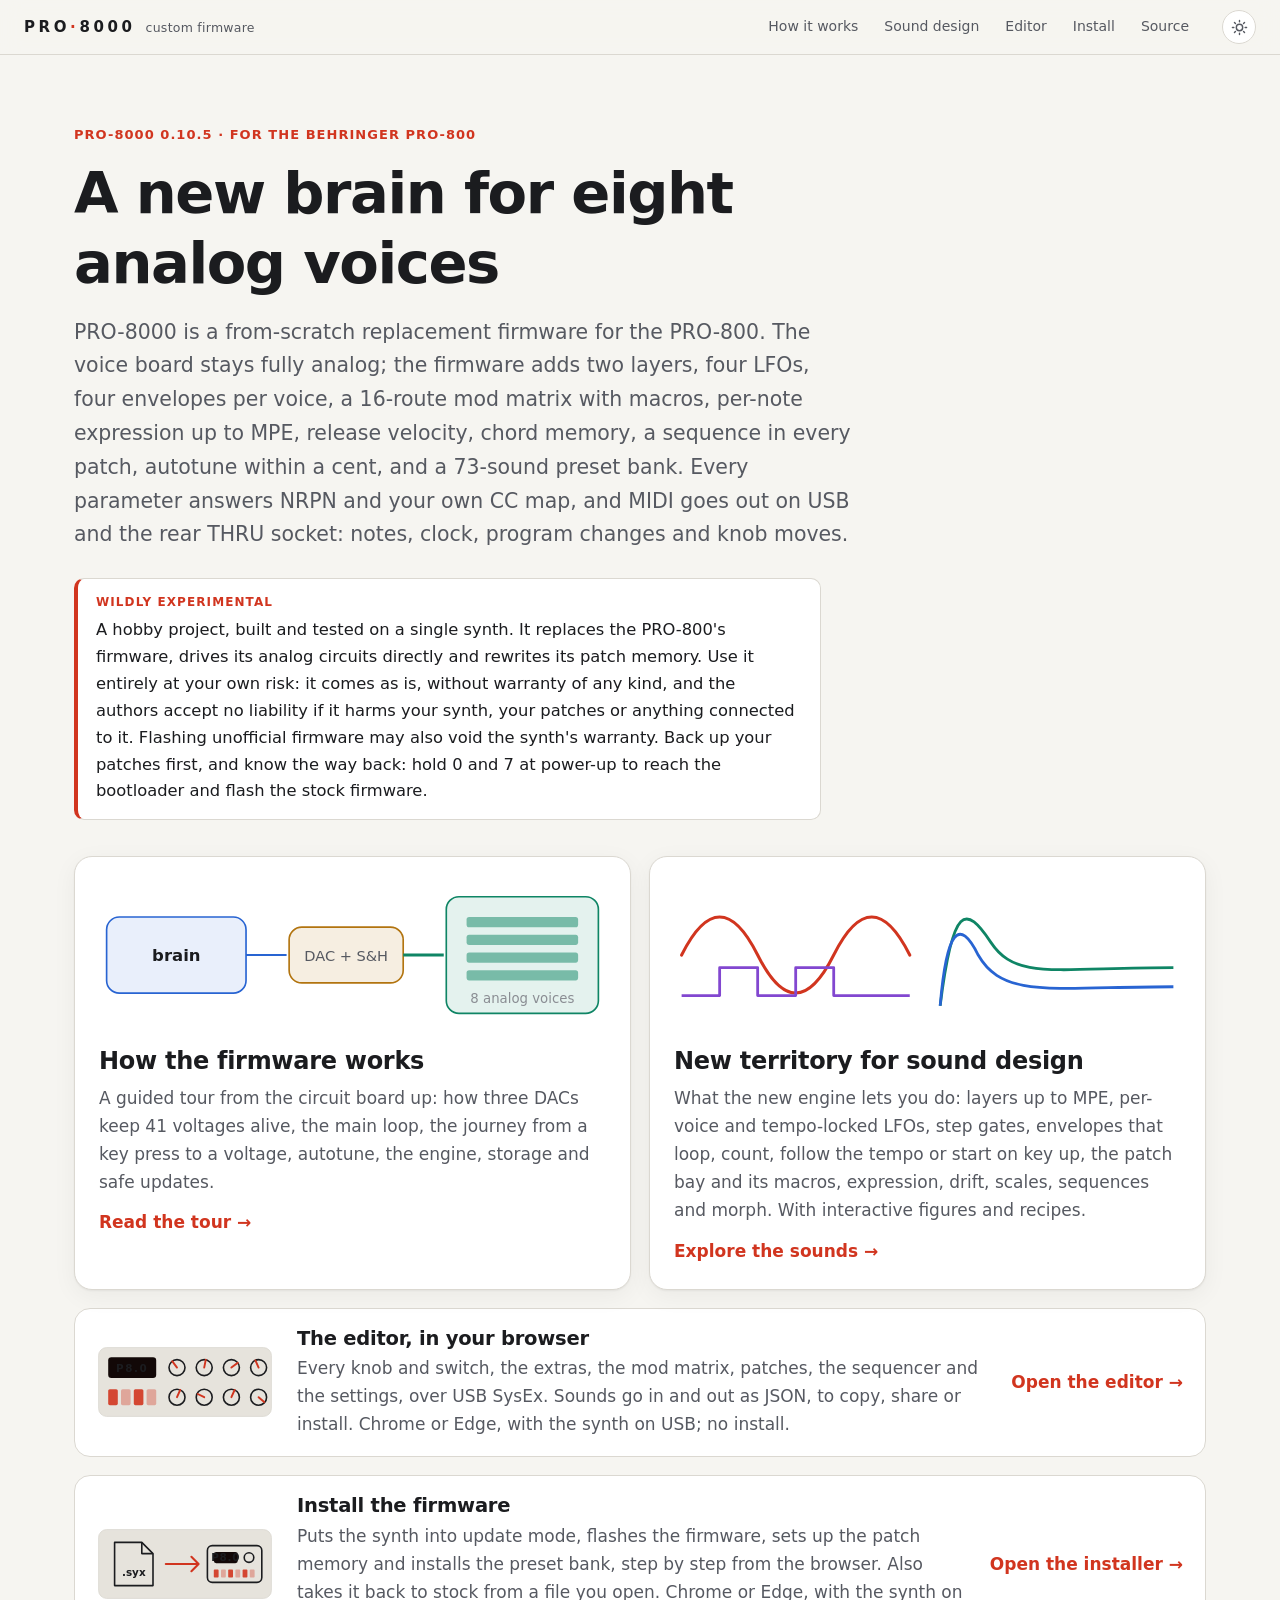
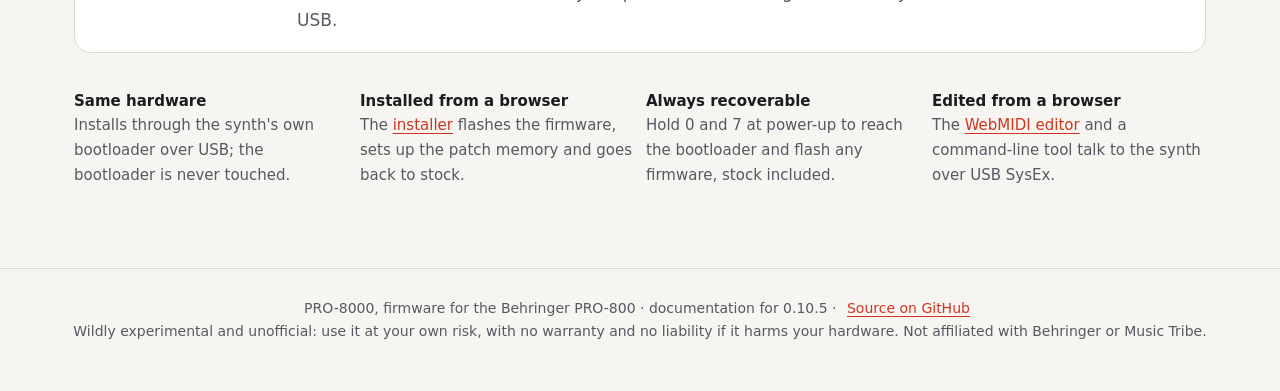
<file: index.html>
<!doctype html>
<html lang="en">
<head>
<meta charset="utf-8">
<meta name="viewport" content="width=device-width, initial-scale=1">
<title>PRO-8000 · Firmware for the Behringer PRO-800</title>
<meta name="description" content="Documentation for PRO-8000, a custom firmware for the Behringer PRO-800: how it works, and the sound design it opens up.">
<link rel="icon" href="data:image/svg+xml,%3Csvg xmlns='http://www.w3.org/2000/svg' viewBox='0 0 32 32'%3E%3Crect width='32' height='32' rx='7' fill='%23160705'/%3E%3Cpath d='M5 21 L11 11 L16 21 L21 11 L27 21' fill='none' stroke='%23ff5b3d' stroke-width='3' stroke-linejoin='round'/%3E%3C/svg%3E">
<style>
:root {
  --bg: #f6f5f1; --surface: #ffffff; --surface-2: #f0eee9; --surface-3: #e6e3dc;
  --ink: #1b1c1f; --ink-2: #565961; --ink-3: #8a8d93; --line: #dbd8d1;
  --accent: #d1351f; --accent-soft: rgba(209, 53, 31, .11); --on-accent: #fff;
  --digital: #2864d2; --digital-soft: rgba(40, 100, 210, .10);
  --analog: #0f8565; --analog-soft: rgba(15, 133, 101, .11);
  --shared: #b2740f; --shared-soft: rgba(178, 116, 15, .12);
  --mod: #8247d0; --mod-soft: rgba(130, 71, 208, .10);
  --led-bg: #160705; --led-fg: #ff5b3d;
  --shadow: 0 1px 2px rgba(20, 20, 20, .05), 0 6px 24px rgba(20, 20, 20, .05);
  --sans: "Inter", system-ui, -apple-system, "Segoe UI", Roboto, "Helvetica Neue", sans-serif;
  --mono: ui-monospace, "SF Mono", SFMono-Regular, Menlo, Consolas, monospace;
  color-scheme: light;
}
@media (prefers-color-scheme: dark) {
  :root:not([data-theme="light"]) {
    --bg: #131416; --surface: #1b1c1f; --surface-2: #232428; --surface-3: #2d2e33;
    --ink: #ebe8e2; --ink-2: #a6a8ae; --ink-3: #75787e; --line: #33353a;
    --accent: #ff5a42; --accent-soft: rgba(255, 90, 66, .15); --on-accent: #1a0703;
    --digital: #6ea2ff; --digital-soft: rgba(110, 162, 255, .13);
    --analog: #43c9a1; --analog-soft: rgba(67, 201, 161, .13);
    --shared: #e6a94d; --shared-soft: rgba(230, 169, 77, .14);
    --mod: #b690ff; --mod-soft: rgba(182, 144, 255, .14);
    --shadow: 0 1px 2px rgba(0, 0, 0, .3), 0 8px 28px rgba(0, 0, 0, .25);
    color-scheme: dark;
  }
}
:root[data-theme="dark"] {
  --bg: #131416; --surface: #1b1c1f; --surface-2: #232428; --surface-3: #2d2e33;
  --ink: #ebe8e2; --ink-2: #a6a8ae; --ink-3: #75787e; --line: #33353a;
  --accent: #ff5a42; --accent-soft: rgba(255, 90, 66, .15); --on-accent: #1a0703;
  --digital: #6ea2ff; --digital-soft: rgba(110, 162, 255, .13);
  --analog: #43c9a1; --analog-soft: rgba(67, 201, 161, .13);
  --shared: #e6a94d; --shared-soft: rgba(230, 169, 77, .14);
  --mod: #b690ff; --mod-soft: rgba(182, 144, 255, .14);
  --shadow: 0 1px 2px rgba(0, 0, 0, .3), 0 8px 28px rgba(0, 0, 0, .25);
  color-scheme: dark;
}

* { box-sizing: border-box; }
html { scroll-behavior: smooth; scroll-padding-top: 72px; }
@media (prefers-reduced-motion: reduce) { html { scroll-behavior: auto; } }
body {
  margin: 0; background: var(--bg); color: var(--ink);
  font: 17px/1.65 var(--sans); -webkit-font-smoothing: antialiased; text-rendering: optimizeLegibility;
}
a { color: var(--accent); text-decoration-thickness: 1px; text-underline-offset: 3px; }
a:hover { text-decoration-thickness: 2px; }
:focus-visible { outline: 2px solid var(--accent); outline-offset: 2px; border-radius: 4px; }
code, kbd, .mono { font-family: var(--mono); font-size: .86em; }
code { background: var(--surface-2); border: 1px solid var(--line); border-radius: 5px; padding: .05em .35em; }
strong { font-weight: 650; }
h1, h2, h3, h4 { line-height: 1.2; letter-spacing: -.012em; margin: 0; }
p { margin: 0 0 1em; }
ul, ol { padding-left: 1.3em; margin: 0 0 1em; }
li { margin: .25em 0; }

/* ---- top bar ---- */
.topbar {
  position: sticky; top: 0; z-index: 20; display: flex; align-items: center; gap: 14px 22px; flex-wrap: wrap;
  padding: 10px 24px; background: color-mix(in srgb, var(--bg) 88%, transparent);
  backdrop-filter: saturate(1.4) blur(10px); -webkit-backdrop-filter: saturate(1.4) blur(10px);
  border-bottom: 1px solid var(--line);
}
.brand { display: flex; align-items: baseline; gap: 10px; color: var(--ink); text-decoration: none; }
.brand .logo { font-weight: 800; letter-spacing: .24em; font-size: 15px; }
.brand .logo b { color: var(--accent); }
.brand .sub { font-size: 12.5px; color: var(--ink-2); letter-spacing: .02em; }
.topbar nav { display: flex; gap: 4px; margin-left: auto; flex-wrap: wrap; }
.topbar nav a {
  font-size: 14px; color: var(--ink-2); text-decoration: none; padding: 5px 11px; border-radius: 999px;
}
.topbar nav a:hover { color: var(--ink); background: var(--surface-2); }
.topbar nav a[aria-current="page"] { color: var(--ink); background: var(--surface-3); font-weight: 600; }
.theme-btn {
  border: 1px solid var(--line); background: var(--surface); color: var(--ink-2); width: 34px; height: 34px;
  border-radius: 50%; cursor: pointer; display: grid; place-items: center; padding: 0;
}
.theme-btn:hover { color: var(--ink); }
.theme-btn svg { width: 17px; height: 17px; }

/* ---- hero ---- */
.hero { max-width: 1180px; margin: 0 auto; padding: 64px 24px 28px; }
.kicker {
  display: inline-flex; align-items: center; gap: 8px; font-size: 13px; font-weight: 600; letter-spacing: .08em;
  text-transform: uppercase; color: var(--accent); margin-bottom: 14px;
}
.hero h1 { font-size: clamp(2.1rem, 5.2vw, 3.6rem); font-weight: 760; letter-spacing: -.025em; max-width: 17ch; }
.hero .lede { font-size: clamp(1.08rem, 1.8vw, 1.28rem); color: var(--ink-2); max-width: 60ch; margin: 18px 0 0; }
.meta { display: flex; flex-wrap: wrap; gap: 8px; margin-top: 22px; }
.chip {
  font-size: 13px; padding: 4px 11px; border-radius: 999px; border: 1px solid var(--line); background: var(--surface);
  color: var(--ink-2);
}

/* ---- layout ---- */
.layout {
  max-width: 1180px; margin: 0 auto; padding: 8px 24px 80px;
  display: grid; grid-template-columns: 220px minmax(0, 1fr); gap: 48px;
}
.toc { position: sticky; top: 76px; align-self: start; max-height: calc(100vh - 96px); overflow: auto; font-size: 14px; }
.toc h2 { font-size: 12px; text-transform: uppercase; letter-spacing: .1em; color: var(--ink-3); margin: 6px 0 10px; }
.toc ol { list-style: none; padding: 0; margin: 0; counter-reset: toc; }
.toc li { margin: 0; counter-increment: toc; }
.toc a {
  display: flex; gap: 8px; padding: 5px 10px; border-left: 2px solid var(--line); color: var(--ink-2);
  text-decoration: none; line-height: 1.35;
}
.toc a::before { content: counter(toc, decimal-leading-zero); font-family: var(--mono); font-size: 11px; color: var(--ink-3); padding-top: 2px; }
.toc a:hover { color: var(--ink); }
.toc a.active { color: var(--ink); border-left-color: var(--accent); font-weight: 600; }
article { min-width: 0; max-width: 900px; }
@media (max-width: 1060px) {
  .layout { grid-template-columns: minmax(0, 1fr); gap: 0; }
  .toc { position: static; max-height: none; border: 1px solid var(--line); border-radius: 14px; padding: 14px 16px; background: var(--surface); margin-bottom: 28px; }
  .toc ol { columns: 2; column-gap: 18px; }
  .toc a { border-left: 0; padding: 3px 0; }
}
@media (max-width: 560px) {
  body { font-size: 16px; }
  .topbar { padding: 10px 16px; gap: 8px; flex-wrap: nowrap; }
  .topbar nav { gap: 0; }
  .topbar nav a { padding: 5px 8px; font-size: 13px; }
  .brand .logo { letter-spacing: .14em; }
  .theme-btn { flex: none; }
  .hero { padding: 40px 16px 18px; }
  .layout { padding: 8px 16px 64px; }
  .toc ol { columns: 1; }
  .brand .sub { display: none; }
}

/* ---- sections ---- */
section { padding-top: 40px; }
section + section { border-top: 1px solid var(--line); margin-top: 40px; }
article > section:first-child { padding-top: 12px; }
.sec-num { font-family: var(--mono); font-size: 13px; color: var(--accent); letter-spacing: .06em; display: block; margin-bottom: 8px; }
section h2 { font-size: clamp(1.6rem, 3vw, 2.1rem); font-weight: 720; margin-bottom: 18px; }
section h3 { font-size: 1.22rem; font-weight: 680; margin: 34px 0 12px; }
section h4 { font-size: 1.02rem; font-weight: 680; margin: 0 0 6px; }
.prose { max-width: 70ch; }
.lead-in { font-size: 1.12em; color: var(--ink-2); }

/* ---- figures ---- */
figure { margin: 28px 0; }
.fig {
  background: var(--surface); border: 1px solid var(--line); border-radius: 16px; padding: 20px;
  box-shadow: var(--shadow);
}
figcaption { font-size: 14px; color: var(--ink-2); margin-top: 12px; line-height: 1.5; max-width: 72ch; }
figcaption b { color: var(--ink); }
.svg-wrap { overflow-x: auto; -webkit-overflow-scrolling: touch; }
.svg-wrap > svg { display: block; width: 100%; height: auto; min-width: var(--min, 0); }
svg text { font-family: var(--sans); fill: var(--ink); font-size: 13px; }
svg .t-sm { font-size: 11.5px; fill: var(--ink-2); }
svg .t-xs { font-size: 10.5px; fill: var(--ink-3); }
svg .t-lg { font-size: 15px; font-weight: 650; }
svg .t-b { font-weight: 650; }
svg .t-mono { font-family: var(--mono); }
svg .t-acc { fill: var(--accent); } svg .t-dig { fill: var(--digital); } svg .t-ana { fill: var(--analog); }
svg .t-sh { fill: var(--shared); } svg .t-mod { fill: var(--mod); } svg .t-inv { fill: var(--on-accent); }
svg .t-led { fill: var(--led-fg); font-family: var(--mono); font-weight: 700; letter-spacing: .08em; }
svg .box { fill: var(--surface-2); stroke: var(--line); stroke-width: 1.2; }
svg .box-plain { fill: var(--surface); stroke: var(--line); stroke-width: 1.2; }
svg .box-dig { fill: var(--digital-soft); stroke: var(--digital); stroke-width: 1.3; }
svg .box-ana { fill: var(--analog-soft); stroke: var(--analog); stroke-width: 1.3; }
svg .box-acc { fill: var(--accent-soft); stroke: var(--accent); stroke-width: 1.3; }
svg .box-sh { fill: var(--shared-soft); stroke: var(--shared); stroke-width: 1.3; }
svg .box-mod { fill: var(--mod-soft); stroke: var(--mod); stroke-width: 1.3; }
svg .box-led { fill: var(--led-bg); stroke: none; }
svg .ln { stroke: var(--ink-3); stroke-width: 1.5; fill: none; }
svg .ln-dig { stroke: var(--digital); stroke-width: 1.6; fill: none; }
svg .ln-ana { stroke: var(--analog); stroke-width: 1.6; fill: none; }
svg .ln-acc { stroke: var(--accent); stroke-width: 1.6; fill: none; }
svg .ln-sh { stroke: var(--shared); stroke-width: 1.6; fill: none; }
svg .ln-mod { stroke: var(--mod); stroke-width: 1.6; fill: none; }
svg .thick { stroke-width: 2.4; }
svg .dash { stroke-dasharray: 4 4; }
svg .grid { stroke: var(--line); stroke-width: 1; fill: none; }
svg .axis { stroke: var(--ink-3); stroke-width: 1; fill: none; }
svg .curve { stroke: var(--accent); stroke-width: 2.4; fill: none; stroke-linejoin: round; stroke-linecap: round; }
svg .curve-dig { stroke: var(--digital); stroke-width: 2.2; fill: none; stroke-linejoin: round; }
svg .curve-ana { stroke: var(--analog); stroke-width: 2.2; fill: none; stroke-linejoin: round; }
svg .curve-mod { stroke: var(--mod); stroke-width: 2.2; fill: none; stroke-linejoin: round; }
svg .curve-ghost { stroke: var(--ink-3); stroke-width: 1.4; fill: none; opacity: .45; }
svg .f-acc { fill: var(--accent); } svg .f-dig { fill: var(--digital); } svg .f-ana { fill: var(--analog); }
svg .f-sh { fill: var(--shared); } svg .f-mod { fill: var(--mod); } svg .f-ink3 { fill: var(--ink-3); }
svg .f-soft-acc { fill: var(--accent-soft); } svg .f-soft-dig { fill: var(--digital-soft); }
svg .f-soft-ana { fill: var(--analog-soft); } svg .f-soft-mod { fill: var(--mod-soft); }
svg .f-surface { fill: var(--surface); } svg .f-surface2 { fill: var(--surface-2); } svg .f-line { fill: var(--line); }
.defs { position: absolute; width: 0; height: 0; overflow: hidden; }

.legend { display: flex; flex-wrap: wrap; gap: 6px 18px; font-size: 13.5px; color: var(--ink-2); margin-top: 14px; }
.legend span { display: inline-flex; align-items: center; gap: 7px; }
.legend i { width: 12px; height: 12px; border-radius: 3px; display: inline-block; border: 1.5px solid; }
.legend .k-dig { background: var(--digital-soft); border-color: var(--digital); }
.legend .k-ana { background: var(--analog-soft); border-color: var(--analog); }
.legend .k-acc { background: var(--accent-soft); border-color: var(--accent); }
.legend .k-sh { background: var(--shared-soft); border-color: var(--shared); }
.legend .k-mod { background: var(--mod-soft); border-color: var(--mod); }

/* ---- callouts ---- */
.callout {
  border: 1px solid var(--line); border-left: 4px solid var(--accent); background: var(--surface);
  border-radius: 10px; padding: 14px 18px; margin: 22px 0; font-size: .96em; max-width: 72ch;
}
.callout > :last-child { margin-bottom: 0; }
.callout .label { display: block; font-size: 12px; font-weight: 700; letter-spacing: .09em; text-transform: uppercase; color: var(--accent); margin-bottom: 4px; }
.callout.analogy { border-left-color: var(--analog); }
.callout.analogy .label { color: var(--analog); }
.callout.tech { border-left-color: var(--digital); }
.callout.tech .label { color: var(--digital); }
.callout.limit { border-left-color: var(--shared); }
.callout.limit .label { color: var(--shared); }

/* ---- small things ---- */
.led {
  display: inline-block; font-family: var(--mono); font-weight: 700; font-size: .82em; letter-spacing: .1em;
  color: var(--led-fg); background: var(--led-bg); padding: .08em .5em; border-radius: 4px;
  text-shadow: 0 0 6px rgba(255, 91, 61, .55); white-space: pre; vertical-align: .05em;
}
kbd {
  display: inline-block; border: 1px solid var(--line); border-bottom-width: 2px; border-radius: 6px;
  background: var(--surface); padding: .02em .45em; font-size: .8em; color: var(--ink); white-space: nowrap;
}
.stats { display: grid; grid-template-columns: repeat(auto-fit, minmax(150px, 1fr)); gap: 12px; margin: 28px 0; }
.stat { background: var(--surface); border: 1px solid var(--line); border-radius: 14px; padding: 14px 16px; }
.stat b { display: block; font-size: 1.7rem; font-weight: 750; letter-spacing: -.02em; line-height: 1.1; }
.stat span { font-size: 13.5px; color: var(--ink-2); line-height: 1.35; display: block; margin-top: 4px; }

.tbl { overflow-x: auto; margin: 22px 0; border: 1px solid var(--line); border-radius: 12px; background: var(--surface); }
table { border-collapse: collapse; width: 100%; font-size: 14.5px; }
th, td { text-align: left; padding: 9px 14px; border-bottom: 1px solid var(--line); vertical-align: top; }
th { font-size: 12.5px; text-transform: uppercase; letter-spacing: .06em; color: var(--ink-2); background: var(--surface-2); font-weight: 650; }
tr:last-child td { border-bottom: 0; }
td.yes { color: var(--analog); font-weight: 600; }

.steps { list-style: none; padding: 0; counter-reset: st; margin: 20px 0; }
.steps > li { counter-increment: st; position: relative; padding: 0 0 18px 46px; margin: 0; }
.steps > li::before {
  content: counter(st); position: absolute; left: 0; top: 0; width: 30px; height: 30px; border-radius: 50%;
  background: var(--accent-soft); color: var(--accent); font-weight: 700; font-size: 14px; display: grid; place-items: center;
}
.steps > li::after { content: ""; position: absolute; left: 14.5px; top: 34px; bottom: 4px; width: 1px; background: var(--line); }
.steps > li:last-child::after { display: none; }
.steps > li > b:first-child { display: block; }

.cards { display: grid; grid-template-columns: repeat(auto-fill, minmax(min(100%, 270px), 1fr)); gap: 14px; margin: 22px 0; }
.card { background: var(--surface); border: 1px solid var(--line); border-radius: 14px; padding: 16px 18px; font-size: 15px; }
.card h4 { font-size: 1.04rem; margin-bottom: 4px; }
.card .tag { font-size: 12px; font-weight: 600; color: var(--ink-3); letter-spacing: .04em; text-transform: uppercase; }
.card ol, .card ul { padding-left: 1.15em; margin: 8px 0 0; }
.card li { margin: .2em 0; }
.card p { margin: 6px 0 0; color: var(--ink-2); }

/* ---- widgets ---- */
.controls { display: flex; flex-wrap: wrap; gap: 10px 16px; align-items: center; margin-bottom: 14px; }
.controls label { font-size: 14px; color: var(--ink-2); display: inline-flex; gap: 8px; align-items: center; }
.seg { display: inline-flex; flex-wrap: wrap; border: 1px solid var(--line); border-radius: 10px; overflow: hidden; background: var(--surface-2); }
.seg button, .btn {
  font: 600 13.5px/1 var(--sans); color: var(--ink-2); background: transparent; border: 0; padding: 8px 12px;
  cursor: pointer; white-space: nowrap;
}
.seg button + button { border-left: 1px solid var(--line); }
.seg button:hover { color: var(--ink); }
.seg button[aria-pressed="true"] { background: var(--accent); color: var(--on-accent); }
.btn { border: 1px solid var(--line); border-radius: 10px; background: var(--surface); color: var(--ink); }
.btn:hover { background: var(--surface-2); }
.btn.primary { background: var(--accent); border-color: var(--accent); color: var(--on-accent); }
.btn.primary:hover { filter: brightness(1.06); }
input[type="range"] { accent-color: var(--accent); width: 140px; }
select { font: inherit; font-size: 14px; color: var(--ink); background: var(--surface); border: 1px solid var(--line); border-radius: 8px; padding: 5px 8px; }
.readout { font-family: var(--mono); font-size: 13px; color: var(--ink-2); }
.note-sm { font-size: 13.5px; color: var(--ink-2); margin: 10px 0 0; }

footer.site { border-top: 1px solid var(--line); padding: 28px 24px 48px; text-align: center; font-size: 14px; color: var(--ink-2); }
footer.site a { margin: 0 6px; }

/* home: the editor and installer strips under the two guides */
.launch {
  display: flex; align-items: center; gap: 12px 24px; flex-wrap: wrap; margin: 18px 0 0; padding: 18px 22px;
  background: var(--surface); border: 1px solid var(--line); border-radius: 16px; color: var(--ink); text-decoration: none;
}
.launch:hover { background: var(--surface-2); }
.launch svg { width: 176px; flex: none; }
.launch div { flex: 1 1 320px; }
.launch h2 { font-size: 1.22rem; margin: 0 0 4px; }
.launch p { margin: 0; color: var(--ink-2); }
.launch .go { margin-left: auto; font-weight: 600; color: var(--accent); white-space: nowrap; }

/* the experimental-firmware warning: in the home page's hero, and as a line under each guide's lede */
.hero .callout { margin: 26px 0 0; scroll-margin-top: 80px; }
.note-sm.risk { margin-top: 14px; max-width: 72ch; }
.note-sm.risk b { color: var(--accent); }
</style>
<style>
  .home { max-width: 1180px; margin: 0 auto; padding: 8px 24px 80px; }
  .docs { display: grid; grid-template-columns: repeat(auto-fit, minmax(min(100%, 380px), 1fr)); gap: 18px; }
  .doc {
    display: block; text-decoration: none; color: var(--ink); background: var(--surface); border: 1px solid var(--line);
    border-radius: 18px; padding: 22px 24px 24px; box-shadow: var(--shadow); transition: transform .15s ease, border-color .15s ease;
  }
  .doc:hover { transform: translateY(-2px); border-color: var(--accent); }
  .doc svg { width: 100%; height: auto; display: block; margin-bottom: 16px; }
  .doc h2 { font-size: 1.5rem; margin-bottom: 8px; }
  .doc p { color: var(--ink-2); margin: 0 0 12px; }
  .doc .go { color: var(--accent); font-weight: 650; }
  .facts { display: grid; grid-template-columns: repeat(auto-fit, minmax(200px, 1fr)); gap: 12px; margin-top: 36px; font-size: 15px; color: var(--ink-2); }
  .facts b { color: var(--ink); display: block; }
  @media (max-width: 560px) { .home { padding: 8px 16px 64px; } }
</style>
<script>
// Theme toggle (remembered per browser when storage works), contents highlighting, and SVG helpers for the figures.
(function () {
  var root = document.documentElement;
  try { var saved = localStorage.getItem("pro800-theme"); if (saved) root.dataset.theme = saved; } catch (e) {}
  function dark() {
    return root.dataset.theme ? root.dataset.theme === "dark" : matchMedia("(prefers-color-scheme: dark)").matches;
  }
  document.addEventListener("DOMContentLoaded", function () {
    var btn = document.querySelector(".theme-btn");
    if (btn) btn.addEventListener("click", function () {
      root.dataset.theme = dark() ? "light" : "dark";
      try { localStorage.setItem("pro800-theme", root.dataset.theme); } catch (e) {}
    });
    var links = Array.prototype.slice.call(document.querySelectorAll(".toc a"));
    if (!links.length || !("IntersectionObserver" in window)) return;
    var byId = {};
    links.forEach(function (a) { byId[a.getAttribute("href").slice(1)] = a; });
    var obs = new IntersectionObserver(function (entries) {
      entries.forEach(function (en) {
        if (!en.isIntersecting) return;
        links.forEach(function (a) { a.classList.remove("active"); });
        var a = byId[en.target.id];
        if (a) a.classList.add("active");
      });
    }, { rootMargin: "-20% 0px -70% 0px" });
    Object.keys(byId).forEach(function (id) { var el = document.getElementById(id); if (el) obs.observe(el); });
  });
})();

var NS = "http://www.w3.org/2000/svg";
// S("rect", {x: 1, class: "box"}, parent): makes an SVG element; a "text" attribute sets its text
function S(tag, attrs, parent) {
  var el = document.createElementNS(NS, tag);
  for (var k in attrs) {
    if (k === "text") el.textContent = attrs[k];
    else el.setAttribute(k, attrs[k]);
  }
  if (parent) parent.appendChild(el);
  return el;
}
// A polyline path through n + 1 samples of f(t), t = 0..1, mapped by x(t) and y(value)
function plot(f, n, x, y) {
  var d = "";
  for (var i = 0; i <= n; i++) {
    var t = i / n;
    d += (i ? "L" : "M") + x(t).toFixed(1) + " " + y(f(t)).toFixed(1);
  }
  return d;
}
function clear(el) { while (el.firstChild) el.removeChild(el.firstChild); }
// A small seeded random generator, so the pictures are the same at every load
function rng(seed) {
  var s = seed >>> 0 || 1;
  return function () { s ^= s << 13; s >>>= 0; s ^= s >> 17; s ^= s << 5; s >>>= 0; return s / 4294967296; };
}
// Segmented buttons: calls on(value) with the clicked button's data-v, and marks it pressed
function segmented(el, on) {
  el.addEventListener("click", function (ev) {
    var b = ev.target.closest("button");
    if (!b || !el.contains(b)) return;
    Array.prototype.forEach.call(el.querySelectorAll("button"), function (x) { x.setAttribute("aria-pressed", x === b); });
    on(b.dataset.v);
  });
}
</script>
</head>
<body>
<header class="topbar">
  <a class="brand" href="index.html"><span class="logo">PRO<b>·</b>8000</span><span class="sub">custom firmware</span></a>
  <nav>
    <a href="how-it-works.html">How it works</a>
    <a href="sound-design.html">Sound design</a>
    <a href="editor/">Editor</a>
    <a href="editor/install.html">Install</a>
    <a href="https://github.com/klaine/pro-8000">Source</a>
  </nav>
  <button class="theme-btn" type="button" aria-label="Switch light or dark theme"><svg viewBox="0 0 24 24" fill="none" stroke="currentColor" stroke-width="2" stroke-linecap="round"><circle cx="12" cy="12" r="4.5"/><path d="M12 2v2M12 20v2M2 12h2M20 12h2M4.9 4.9l1.4 1.4M17.7 17.7l1.4 1.4M4.9 19.1l1.4-1.4M17.7 6.3l1.4-1.4"/></svg></button>
</header>

<div class="hero">
  <div class="kicker">PRO-8000 0.10.5 · for the Behringer PRO-800</div>
  <h1>A new brain for eight analog voices</h1>
  <p class="lede">PRO-8000 is a from-scratch replacement firmware for the PRO-800. The voice board stays fully analog; the firmware adds two layers, four LFOs, four envelopes per voice, a 16-route mod matrix with macros, per-note expression up to MPE, release velocity, chord memory, a sequence in every patch, autotune within a cent, and a 73-sound preset bank. Every parameter answers NRPN and your own CC map, and MIDI goes out on USB and the rear THRU socket: notes, clock, program changes and knob moves.</p>
  <div class="callout" id="experimental"><span class="label">Wildly experimental</span>A hobby project, built and tested on a single synth. It replaces the PRO-800's firmware, drives its analog circuits directly and rewrites its patch memory. Use it entirely at your own risk: it comes as is, without warranty of any kind, and the authors accept no liability if it harms your synth, your patches or anything connected to it. Flashing unofficial firmware may also void the synth's warranty. Back up your patches first, and know the way back: hold 0 and 7 at power-up to reach the bootloader and flash the stock firmware.</div>
</div>

<main class="home">
  <div class="docs">
    <a class="doc" href="how-it-works.html">
      <svg viewBox="0 0 400 120" aria-hidden="true">
        <rect class="box-dig" x="6" y="30" width="110" height="60" rx="10"/><text x="61" y="65" class="t-b" text-anchor="middle">brain</text>
        <path class="ln-dig" d="M116 60 H148"/>
        <rect class="box-sh" x="150" y="38" width="90" height="44" rx="10"/><text x="195" y="65" class="t-sm" text-anchor="middle">DAC + S&amp;H</text>
        <path class="ln-ana thick" d="M240 60 H272"/>
        <rect class="box-ana" x="274" y="14" width="120" height="92" rx="10"/>
        <g class="f-ana"><rect x="290" y="30" width="88" height="8" rx="2" opacity=".5"/><rect x="290" y="44" width="88" height="8" rx="2" opacity=".5"/><rect x="290" y="58" width="88" height="8" rx="2" opacity=".5"/><rect x="290" y="72" width="88" height="8" rx="2" opacity=".5"/></g>
        <text x="334" y="98" class="t-xs" text-anchor="middle">8 analog voices</text>
      </svg>
      <h2>How the firmware works</h2>
      <p>A guided tour from the circuit board up: how three DACs keep 41 voltages alive, the main loop, the journey from a key press to a voltage, autotune, the engine, storage and safe updates.</p>
      <span class="go">Read the tour →</span>
    </a>
    <a class="doc" href="sound-design.html">
      <svg viewBox="0 0 400 120" aria-hidden="true">
        <path class="curve" d="M6 60 C26 20 46 20 66 60 S106 100 126 60 S166 20 186 60"/>
        <path class="curve-mod" d="M6 92 L36 92 L36 70 L66 70 L66 92 L96 92 L96 70 L126 70 L126 92 L186 92"/>
        <path class="curve-ana" d="M210 100 C220 20 230 20 250 50 C270 80 300 70 394 70"/>
        <path class="curve-dig" d="M210 100 C215 40 225 30 240 60 C260 95 300 85 394 85"/>
      </svg>
      <h2>New territory for sound design</h2>
      <p>What the new engine lets you do: layers up to MPE, per-voice and tempo-locked LFOs, step gates, envelopes that loop, count, follow the tempo or start on key up, the patch bay and its macros, expression, drift, scales, sequences and morph. With interactive figures and recipes.</p>
      <span class="go">Explore the sounds →</span>
    </a>
  </div>
  <a class="launch" href="editor/">
    <svg viewBox="0 0 220 90" aria-hidden="true">
      <rect x="2" y="2" width="216" height="86" rx="10" fill="var(--surface-3)" stroke="var(--line)"/>
      <rect x="14" y="14" width="60" height="26" rx="4" fill="#120807"/>
      <text x="44" y="33" font-family="ui-monospace, Menlo, monospace" font-size="15" font-weight="700" fill="var(--accent)" text-anchor="middle" letter-spacing="2">P8.0</text>
      <g fill="none" stroke="var(--ink)" stroke-width="2">
        <circle cx="100" cy="27" r="10"/><circle cx="134" cy="27" r="10"/><circle cx="168" cy="27" r="10"/><circle cx="202" cy="27" r="10"/>
        <circle cx="100" cy="64" r="10"/><circle cx="134" cy="64" r="10"/><circle cx="168" cy="64" r="10"/><circle cx="202" cy="64" r="10"/>
      </g>
      <g stroke="var(--accent)" stroke-width="2.4" stroke-linecap="round">
        <path d="M100 27 L94 19"/><path d="M134 27 L136 17"/><path d="M168 27 L176 21"/><path d="M202 27 L198 18"/>
        <path d="M100 64 L104 55"/><path d="M134 64 L126 60"/><path d="M168 64 L172 55"/><path d="M202 64 L209 70"/>
      </g>
      <g fill="var(--accent)"><rect x="14" y="54" width="12" height="20" rx="2" opacity=".9"/><rect x="30" y="54" width="12" height="20" rx="2" opacity=".35"/><rect x="46" y="54" width="12" height="20" rx="2" opacity=".9"/><rect x="62" y="54" width="12" height="20" rx="2" opacity=".35"/></g>
    </svg>
    <div>
      <h2>The editor, in your browser</h2>
      <p>Every knob and switch, the extras, the mod matrix, patches, the sequencer and the settings, over USB SysEx. Sounds go in and out as JSON, to copy, share or install. Chrome or Edge, with the synth on USB; no install.</p>
    </div>
    <span class="go">Open the editor →</span>
  </a>
  <a class="launch" href="editor/install.html">
    <svg viewBox="0 0 220 90" aria-hidden="true">
      <rect x="2" y="2" width="216" height="86" rx="10" fill="var(--surface-3)" stroke="var(--line)"/>
      <g fill="none" stroke="var(--ink)" stroke-width="2" stroke-linejoin="round">
        <path d="M22 18 h34 l14 14 v40 h-48 z"/><path d="M56 18 v14 h14"/>
      </g>
      <text x="46" y="60" font-family="ui-monospace, Menlo, monospace" font-size="12" font-weight="700" fill="var(--ink)" text-anchor="middle">.syx</text>
      <g stroke="var(--accent)" stroke-width="2.6" stroke-linecap="round" stroke-linejoin="round" fill="none">
        <path d="M86 45 h40"/><path d="M118 36 l9 9 -9 9"/>
      </g>
      <rect x="138" y="22" width="68" height="46" rx="6" fill="none" stroke="var(--ink)" stroke-width="2"/>
      <rect x="146" y="30" width="30" height="14" rx="3" fill="#120807"/>
      <text x="161" y="41" font-family="ui-monospace, Menlo, monospace" font-size="9" font-weight="700" fill="var(--accent)" text-anchor="middle" letter-spacing="1">P8.0</text>
      <g fill="var(--accent)"><rect x="146" y="52" width="6" height="10" rx="1" opacity=".9"/><rect x="155" y="52" width="6" height="10" rx="1" opacity=".35"/><rect x="164" y="52" width="6" height="10" rx="1" opacity=".9"/><rect x="173" y="52" width="6" height="10" rx="1" opacity=".35"/><rect x="182" y="52" width="6" height="10" rx="1" opacity=".9"/><rect x="191" y="52" width="6" height="10" rx="1" opacity=".35"/></g>
      <g fill="none" stroke="var(--ink)" stroke-width="2"><circle cx="190" cy="37" r="6"/></g>
    </svg>
    <div>
      <h2>Install the firmware</h2>
      <p>Puts the synth into update mode, flashes the firmware, sets up the patch memory and installs the preset bank, step by step from the browser. Also takes it back to stock from a file you open. Chrome or Edge, with the synth on USB.</p>
    </div>
    <span class="go">Open the installer →</span>
  </a>
  <div class="facts">
    <div><b>Same hardware</b>Installs through the synth's own bootloader over USB; the bootloader is never touched.</div>
    <div><b>Installed from a browser</b>The <a href="editor/install.html">installer</a> flashes the firmware, sets up the patch memory and goes back to stock.</div>
    <div><b>Always recoverable</b>Hold 0 and 7 at power-up to reach the bootloader and flash any firmware, stock included.</div>
    <div><b>Edited from a browser</b>The <a href="editor/">WebMIDI editor</a> and a command-line tool talk to the synth over USB SysEx.</div>
  </div>
</main>

<footer class="site">PRO-8000, firmware for the Behringer PRO-800 · documentation for 0.10.5 · <a href="https://github.com/klaine/pro-8000">Source on GitHub</a><br>Wildly experimental and unofficial: use it at your own risk, with no warranty and no liability if it harms your hardware. Not affiliated with Behringer or Music Tribe.</footer>
</body>
</html>
</file>
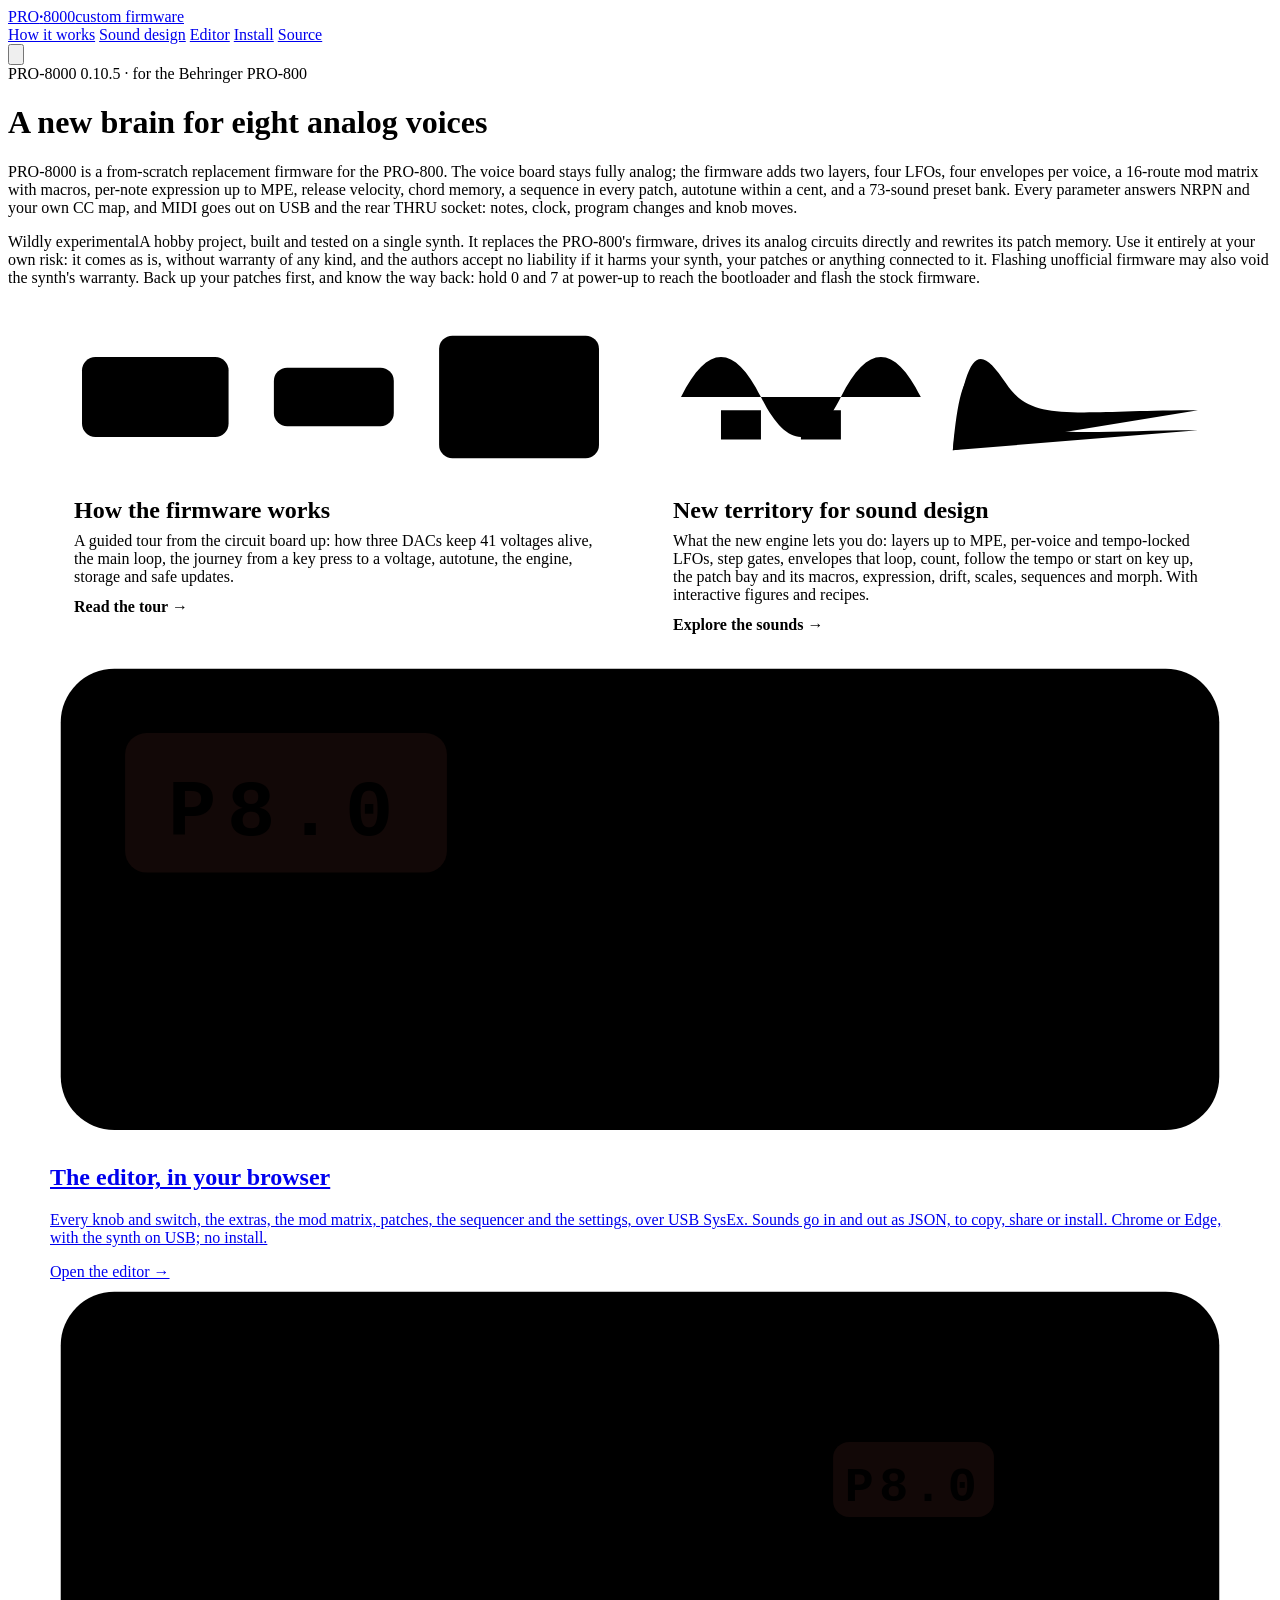
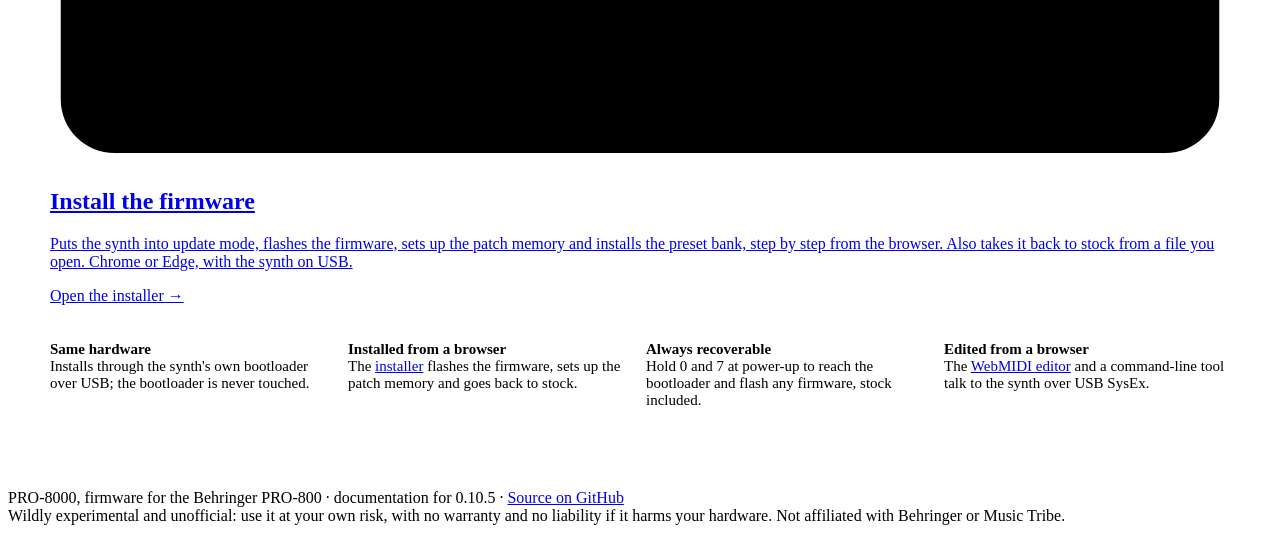
<file: docs/index.html>
<!doctype html>
<html lang="en">
<head>
<meta charset="utf-8">
<meta name="viewport" content="width=device-width, initial-scale=1">
<title>PRO-8000 · Firmware for the Behringer PRO-800</title>
<meta name="description" content="Documentation for PRO-8000, a custom firmware for the Behringer PRO-800: how it works, and the sound design it opens up.">
<link rel="icon" href="data:image/svg+xml,%3Csvg xmlns='http://www.w3.org/2000/svg' viewBox='0 0 32 32'%3E%3Crect width='32' height='32' rx='7' fill='%23160705'/%3E%3Cpath d='M5 21 L11 11 L16 21 L21 11 L27 21' fill='none' stroke='%23ff5b3d' stroke-width='3' stroke-linejoin='round'/%3E%3C/svg%3E">
<!--STYLE-->
<style>
  .home { max-width: 1180px; margin: 0 auto; padding: 8px 24px 80px; }
  .docs { display: grid; grid-template-columns: repeat(auto-fit, minmax(min(100%, 380px), 1fr)); gap: 18px; }
  .doc {
    display: block; text-decoration: none; color: var(--ink); background: var(--surface); border: 1px solid var(--line);
    border-radius: 18px; padding: 22px 24px 24px; box-shadow: var(--shadow); transition: transform .15s ease, border-color .15s ease;
  }
  .doc:hover { transform: translateY(-2px); border-color: var(--accent); }
  .doc svg { width: 100%; height: auto; display: block; margin-bottom: 16px; }
  .doc h2 { font-size: 1.5rem; margin-bottom: 8px; }
  .doc p { color: var(--ink-2); margin: 0 0 12px; }
  .doc .go { color: var(--accent); font-weight: 650; }
  .facts { display: grid; grid-template-columns: repeat(auto-fit, minmax(200px, 1fr)); gap: 12px; margin-top: 36px; font-size: 15px; color: var(--ink-2); }
  .facts b { color: var(--ink); display: block; }
  @media (max-width: 560px) { .home { padding: 8px 16px 64px; } }
</style>
<!--COMMON-->
</head>
<body>
<header class="topbar">
  <a class="brand" href="index.html"><span class="logo">PRO<b>·</b>8000</span><span class="sub">custom firmware</span></a>
  <nav>
    <a href="how-it-works.html">How it works</a>
    <a href="sound-design.html">Sound design</a>
    <a href="editor/">Editor</a>
    <a href="editor/install.html">Install</a>
    <a href="https://github.com/klaine/pro-8000">Source</a>
  </nav>
  <button class="theme-btn" type="button" aria-label="Switch light or dark theme"><svg viewBox="0 0 24 24" fill="none" stroke="currentColor" stroke-width="2" stroke-linecap="round"><circle cx="12" cy="12" r="4.5"/><path d="M12 2v2M12 20v2M2 12h2M20 12h2M4.9 4.9l1.4 1.4M17.7 17.7l1.4 1.4M4.9 19.1l1.4-1.4M17.7 6.3l1.4-1.4"/></svg></button>
</header>

<div class="hero">
  <div class="kicker">PRO-8000 0.10.5 · for the Behringer PRO-800</div>
  <h1>A new brain for eight analog voices</h1>
  <p class="lede">PRO-8000 is a from-scratch replacement firmware for the PRO-800. The voice board stays fully analog; the firmware adds two layers, four LFOs, four envelopes per voice, a 16-route mod matrix with macros, per-note expression up to MPE, release velocity, chord memory, a sequence in every patch, autotune within a cent, and a 73-sound preset bank. Every parameter answers NRPN and your own CC map, and MIDI goes out on USB and the rear THRU socket: notes, clock, program changes and knob moves.</p>
  <div class="callout" id="experimental"><span class="label">Wildly experimental</span>A hobby project, built and tested on a single synth. It replaces the PRO-800's firmware, drives its analog circuits directly and rewrites its patch memory. Use it entirely at your own risk: it comes as is, without warranty of any kind, and the authors accept no liability if it harms your synth, your patches or anything connected to it. Flashing unofficial firmware may also void the synth's warranty. Back up your patches first, and know the way back: hold 0 and 7 at power-up to reach the bootloader and flash the stock firmware.</div>
</div>

<main class="home">
  <div class="docs">
    <a class="doc" href="how-it-works.html">
      <svg viewBox="0 0 400 120" aria-hidden="true">
        <rect class="box-dig" x="6" y="30" width="110" height="60" rx="10"/><text x="61" y="65" class="t-b" text-anchor="middle">brain</text>
        <path class="ln-dig" d="M116 60 H148"/>
        <rect class="box-sh" x="150" y="38" width="90" height="44" rx="10"/><text x="195" y="65" class="t-sm" text-anchor="middle">DAC + S&amp;H</text>
        <path class="ln-ana thick" d="M240 60 H272"/>
        <rect class="box-ana" x="274" y="14" width="120" height="92" rx="10"/>
        <g class="f-ana"><rect x="290" y="30" width="88" height="8" rx="2" opacity=".5"/><rect x="290" y="44" width="88" height="8" rx="2" opacity=".5"/><rect x="290" y="58" width="88" height="8" rx="2" opacity=".5"/><rect x="290" y="72" width="88" height="8" rx="2" opacity=".5"/></g>
        <text x="334" y="98" class="t-xs" text-anchor="middle">8 analog voices</text>
      </svg>
      <h2>How the firmware works</h2>
      <p>A guided tour from the circuit board up: how three DACs keep 41 voltages alive, the main loop, the journey from a key press to a voltage, autotune, the engine, storage and safe updates.</p>
      <span class="go">Read the tour →</span>
    </a>
    <a class="doc" href="sound-design.html">
      <svg viewBox="0 0 400 120" aria-hidden="true">
        <path class="curve" d="M6 60 C26 20 46 20 66 60 S106 100 126 60 S166 20 186 60"/>
        <path class="curve-mod" d="M6 92 L36 92 L36 70 L66 70 L66 92 L96 92 L96 70 L126 70 L126 92 L186 92"/>
        <path class="curve-ana" d="M210 100 C220 20 230 20 250 50 C270 80 300 70 394 70"/>
        <path class="curve-dig" d="M210 100 C215 40 225 30 240 60 C260 95 300 85 394 85"/>
      </svg>
      <h2>New territory for sound design</h2>
      <p>What the new engine lets you do: layers up to MPE, per-voice and tempo-locked LFOs, step gates, envelopes that loop, count, follow the tempo or start on key up, the patch bay and its macros, expression, drift, scales, sequences and morph. With interactive figures and recipes.</p>
      <span class="go">Explore the sounds →</span>
    </a>
  </div>
  <a class="launch" href="editor/">
    <svg viewBox="0 0 220 90" aria-hidden="true">
      <rect x="2" y="2" width="216" height="86" rx="10" fill="var(--surface-3)" stroke="var(--line)"/>
      <rect x="14" y="14" width="60" height="26" rx="4" fill="#120807"/>
      <text x="44" y="33" font-family="ui-monospace, Menlo, monospace" font-size="15" font-weight="700" fill="var(--accent)" text-anchor="middle" letter-spacing="2">P8.0</text>
      <g fill="none" stroke="var(--ink)" stroke-width="2">
        <circle cx="100" cy="27" r="10"/><circle cx="134" cy="27" r="10"/><circle cx="168" cy="27" r="10"/><circle cx="202" cy="27" r="10"/>
        <circle cx="100" cy="64" r="10"/><circle cx="134" cy="64" r="10"/><circle cx="168" cy="64" r="10"/><circle cx="202" cy="64" r="10"/>
      </g>
      <g stroke="var(--accent)" stroke-width="2.4" stroke-linecap="round">
        <path d="M100 27 L94 19"/><path d="M134 27 L136 17"/><path d="M168 27 L176 21"/><path d="M202 27 L198 18"/>
        <path d="M100 64 L104 55"/><path d="M134 64 L126 60"/><path d="M168 64 L172 55"/><path d="M202 64 L209 70"/>
      </g>
      <g fill="var(--accent)"><rect x="14" y="54" width="12" height="20" rx="2" opacity=".9"/><rect x="30" y="54" width="12" height="20" rx="2" opacity=".35"/><rect x="46" y="54" width="12" height="20" rx="2" opacity=".9"/><rect x="62" y="54" width="12" height="20" rx="2" opacity=".35"/></g>
    </svg>
    <div>
      <h2>The editor, in your browser</h2>
      <p>Every knob and switch, the extras, the mod matrix, patches, the sequencer and the settings, over USB SysEx. Sounds go in and out as JSON, to copy, share or install. Chrome or Edge, with the synth on USB; no install.</p>
    </div>
    <span class="go">Open the editor →</span>
  </a>
  <a class="launch" href="editor/install.html">
    <svg viewBox="0 0 220 90" aria-hidden="true">
      <rect x="2" y="2" width="216" height="86" rx="10" fill="var(--surface-3)" stroke="var(--line)"/>
      <g fill="none" stroke="var(--ink)" stroke-width="2" stroke-linejoin="round">
        <path d="M22 18 h34 l14 14 v40 h-48 z"/><path d="M56 18 v14 h14"/>
      </g>
      <text x="46" y="60" font-family="ui-monospace, Menlo, monospace" font-size="12" font-weight="700" fill="var(--ink)" text-anchor="middle">.syx</text>
      <g stroke="var(--accent)" stroke-width="2.6" stroke-linecap="round" stroke-linejoin="round" fill="none">
        <path d="M86 45 h40"/><path d="M118 36 l9 9 -9 9"/>
      </g>
      <rect x="138" y="22" width="68" height="46" rx="6" fill="none" stroke="var(--ink)" stroke-width="2"/>
      <rect x="146" y="30" width="30" height="14" rx="3" fill="#120807"/>
      <text x="161" y="41" font-family="ui-monospace, Menlo, monospace" font-size="9" font-weight="700" fill="var(--accent)" text-anchor="middle" letter-spacing="1">P8.0</text>
      <g fill="var(--accent)"><rect x="146" y="52" width="6" height="10" rx="1" opacity=".9"/><rect x="155" y="52" width="6" height="10" rx="1" opacity=".35"/><rect x="164" y="52" width="6" height="10" rx="1" opacity=".9"/><rect x="173" y="52" width="6" height="10" rx="1" opacity=".35"/><rect x="182" y="52" width="6" height="10" rx="1" opacity=".9"/><rect x="191" y="52" width="6" height="10" rx="1" opacity=".35"/></g>
      <g fill="none" stroke="var(--ink)" stroke-width="2"><circle cx="190" cy="37" r="6"/></g>
    </svg>
    <div>
      <h2>Install the firmware</h2>
      <p>Puts the synth into update mode, flashes the firmware, sets up the patch memory and installs the preset bank, step by step from the browser. Also takes it back to stock from a file you open. Chrome or Edge, with the synth on USB.</p>
    </div>
    <span class="go">Open the installer →</span>
  </a>
  <div class="facts">
    <div><b>Same hardware</b>Installs through the synth's own bootloader over USB; the bootloader is never touched.</div>
    <div><b>Installed from a browser</b>The <a href="editor/install.html">installer</a> flashes the firmware, sets up the patch memory and goes back to stock.</div>
    <div><b>Always recoverable</b>Hold 0 and 7 at power-up to reach the bootloader and flash any firmware, stock included.</div>
    <div><b>Edited from a browser</b>The <a href="editor/">WebMIDI editor</a> and a command-line tool talk to the synth over USB SysEx.</div>
  </div>
</main>

<footer class="site">PRO-8000, firmware for the Behringer PRO-800 · documentation for 0.10.5 · <a href="https://github.com/klaine/pro-8000">Source on GitHub</a><br>Wildly experimental and unofficial: use it at your own risk, with no warranty and no liability if it harms your hardware. Not affiliated with Behringer or Music Tribe.</footer>
</body>
</html>
</file>
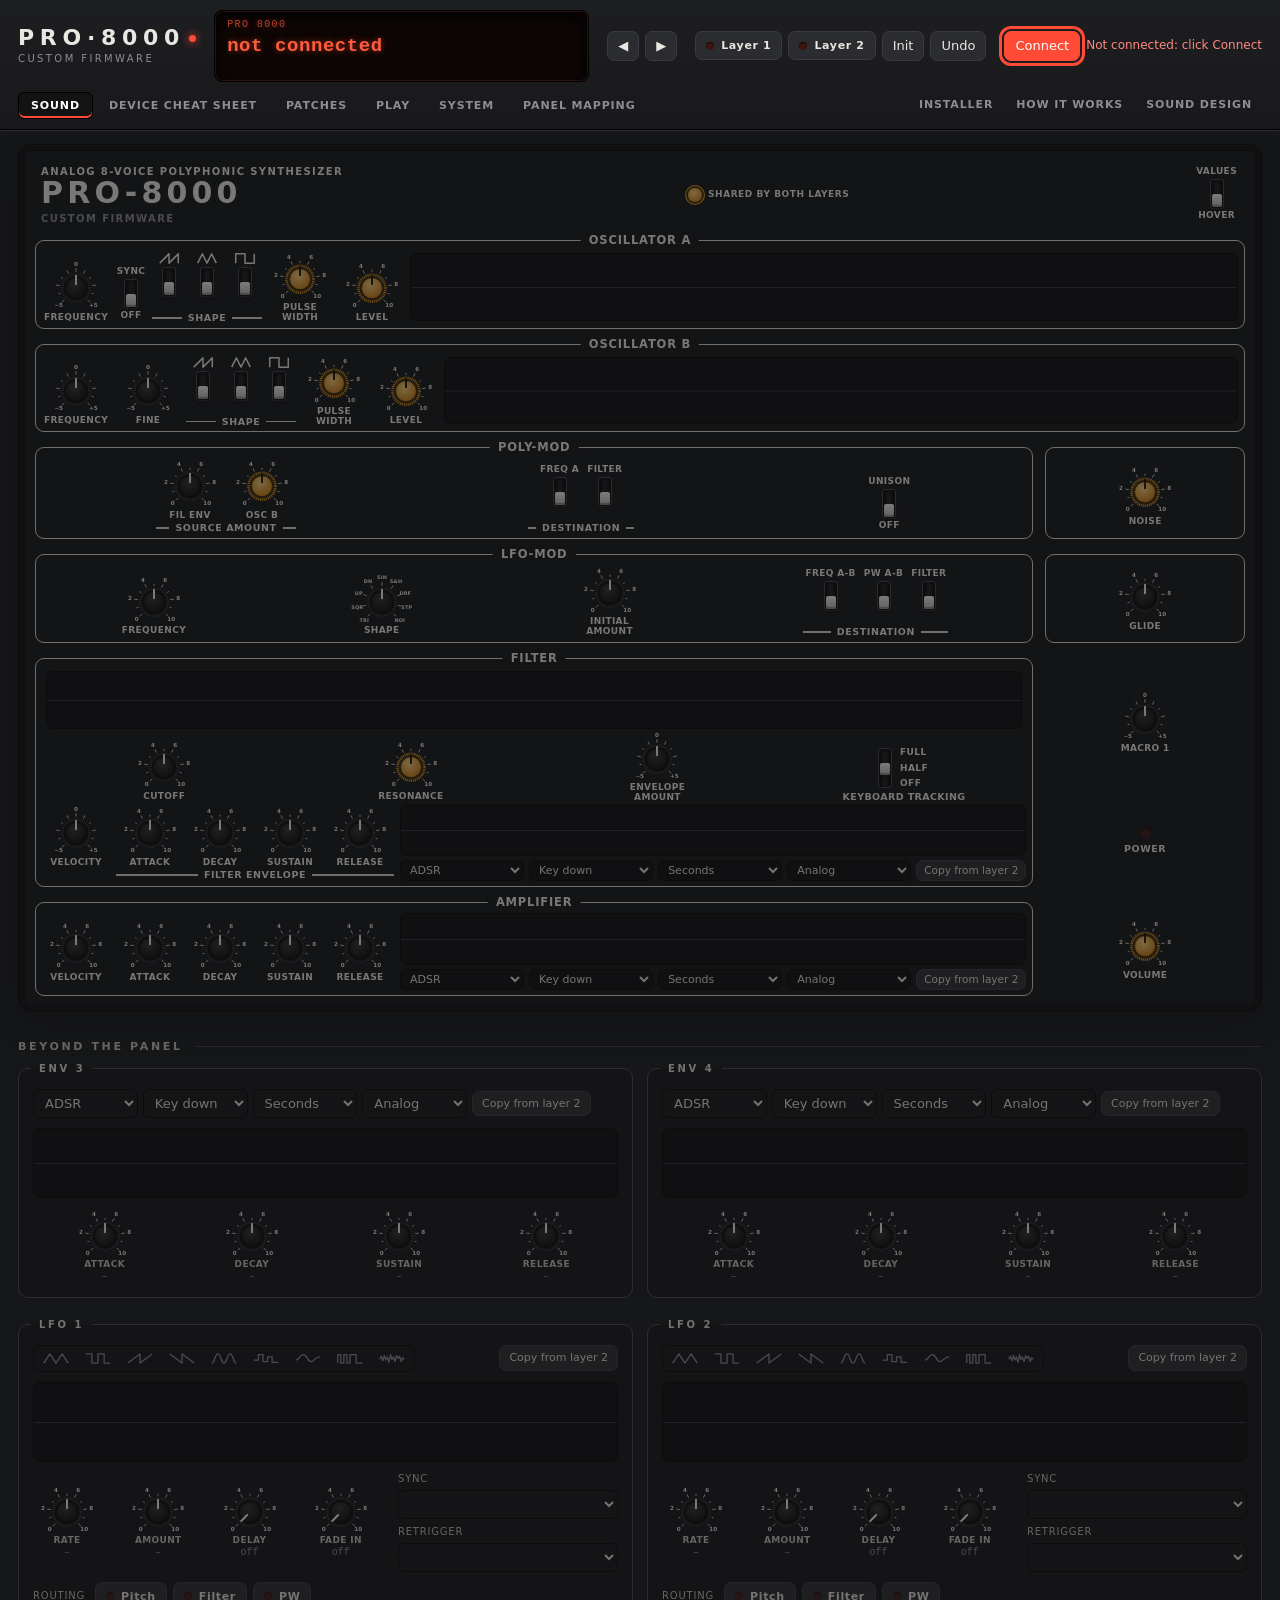
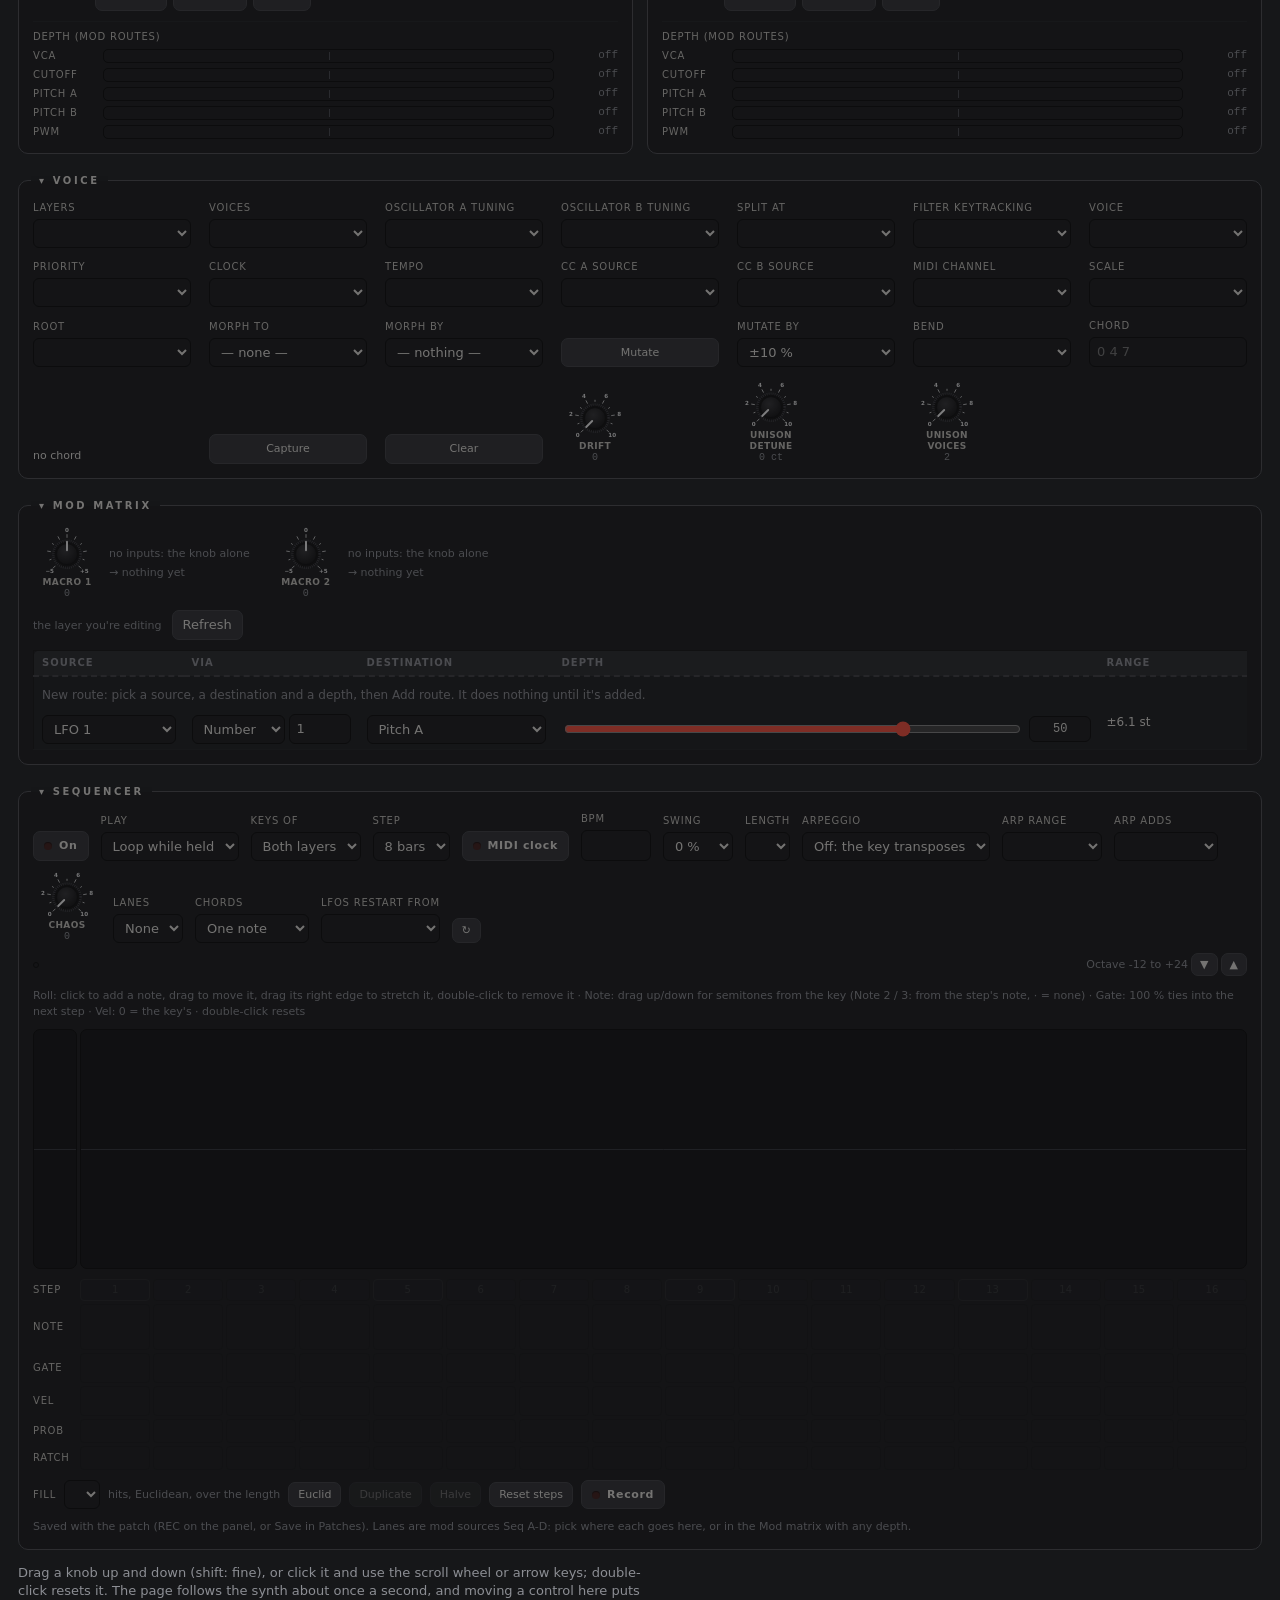
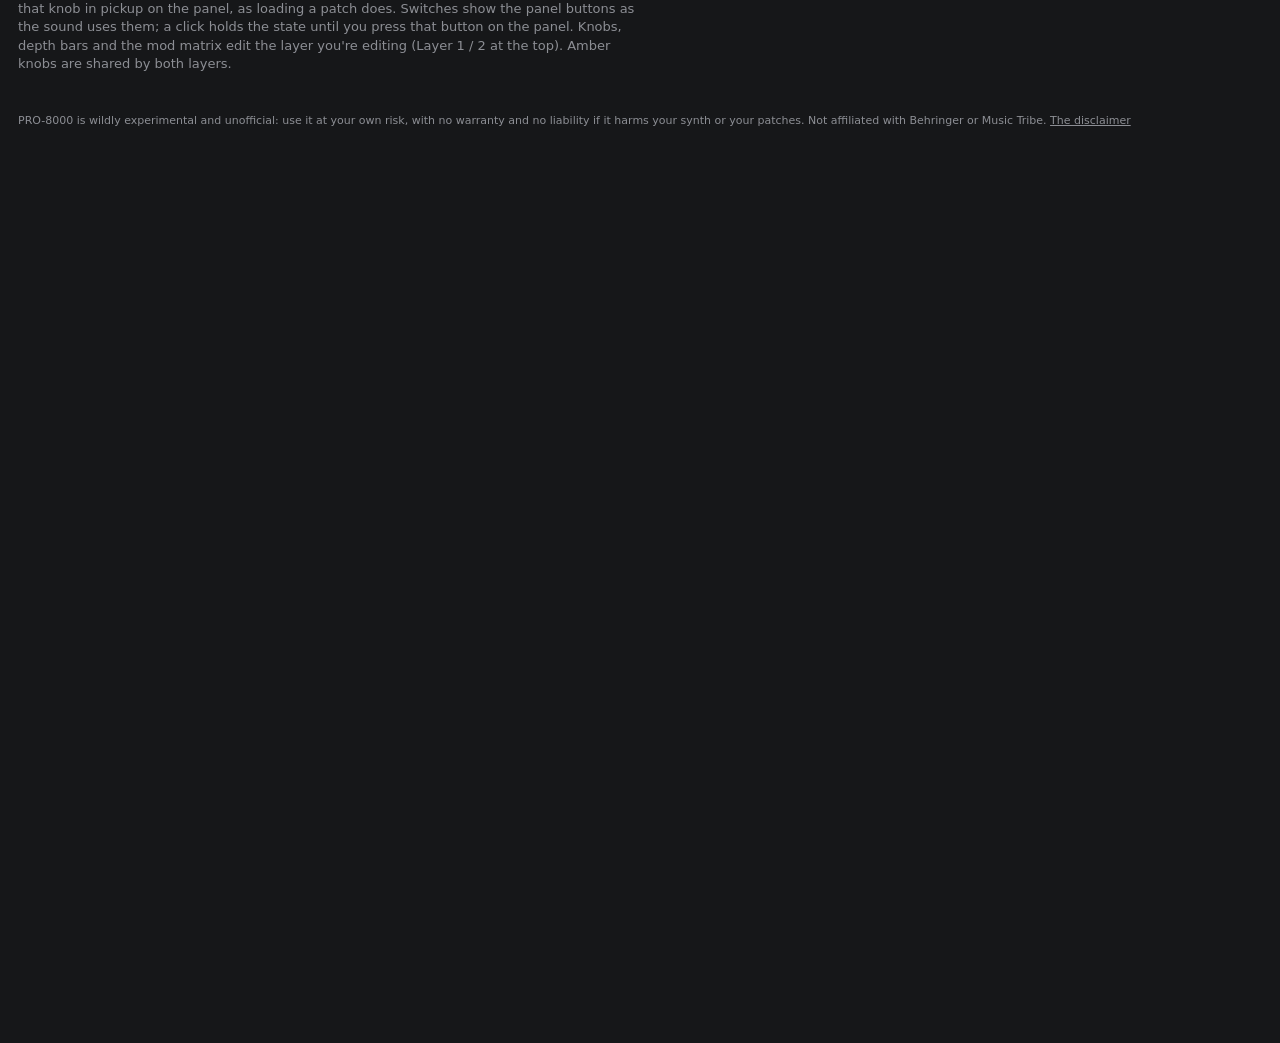
<file: editor/index.html>
<!doctype html>
<html lang="en">
<head>
<meta charset="utf-8">
<meta name="viewport" content="width=device-width, initial-scale=1">
<title>PRO-8000 Editor</title>
<style>
  /* A dark hardware panel (after the Crest editor): charcoal sections with silkscreen labels, black knobs with a
     lit arc, white-capped faders, red LED buttons and a red LED screen like the PRO-800's display. */
  :root {
    color-scheme: dark;
    --bg: #161719; --panel: #232427; --panel-2: #2b2c30; --edge: #3a3b40; --well: #121315;
    --text: #e9e7e2; --dim: #8c8e94; --label: #c9c7c1;
    --accent: #ff4a36; --accent-soft: rgba(255, 74, 54, .18);
    --trace: #f4f1ea; --trace-fill: rgba(255, 74, 54, .2);
    --screen: #0d0605; --screen-fg: #ff5b3d; --knob: #0c0c0e;
    --ok: #6cc596; --warn: #ff8a80;
    --sans: "Inter", "Helvetica Neue", system-ui, -apple-system, "Segoe UI", sans-serif;
    --mono: ui-monospace, "SF Mono", SFMono-Regular, Menlo, Consolas, monospace;
    /* names the other tabs use */
    --card: var(--panel); --ink: var(--text); --muted: var(--dim); --line: var(--edge); --on: var(--ok);
    --on-soft: rgba(108, 197, 150, .15);
  }
  * { box-sizing: border-box; }
  [hidden] { display: none !important; }
  html, body { margin: 0; background: var(--bg); color: var(--text); font: 13px/1.4 var(--sans); }
  body { -webkit-font-smoothing: antialiased; }
  button, select, input, textarea { font: inherit; color: inherit; }
  :focus-visible { outline: 2px solid var(--accent); outline-offset: 2px; }
  .dim, .muted { color: var(--dim); }
  .small { font-size: 11px; }

  /* ---------------------------------------------------------------- header */
  header {
    position: sticky; top: 0; z-index: 10; display: grid; gap: 10px 18px; align-items: center;
    grid-template-columns: auto minmax(260px, 1fr) auto auto auto; padding: 10px 18px;
    background: linear-gradient(#1d1e21, #19191b); border-bottom: 1px solid #000; box-shadow: 0 1px 0 #2c2d31;
  }
  .brand { display: flex; flex-direction: column; line-height: 1; color: inherit; text-decoration: none; }
  .logo { font: 800 22px/1 var(--sans); letter-spacing: .26em; }
  .logo::after { content: ""; display: inline-block; width: 7px; height: 7px; margin-left: 4px; border-radius: 50%;
                 background: var(--accent); box-shadow: 0 0 8px var(--accent); vertical-align: 3px; }
  .tagline { margin-top: 5px; font-size: 10px; letter-spacing: .24em; text-transform: uppercase; color: var(--dim); }
  .screen { min-width: 0; min-height: 58px; padding: 7px 12px 6px; border-radius: 8px; background: var(--screen);
            border: 1px solid #000; box-shadow: inset 0 0 0 1px #2a1210, inset 0 6px 18px rgba(0, 0, 0, .8);
            color: var(--screen-fg); font-family: var(--mono); text-shadow: 0 0 6px rgba(255, 80, 50, .55); }
  .screen > div { white-space: nowrap; overflow: hidden; text-overflow: ellipsis; }
  #scr-top { font-size: 10px; letter-spacing: .14em; text-transform: uppercase; opacity: .7; }
  #scr-big { font-size: 19px; font-weight: 600; letter-spacing: .03em; margin: 1px 0; }
  #scr-sub { font-size: 10px; opacity: .55; }
  #scr-sub:empty::before { content: "\00a0"; } /* an empty line keeps its height, so the header doesn't jump (#57) */
  #scr-big.renamable { cursor: text; }
  #scr-big.renamable:hover { text-decoration: underline dotted; text-underline-offset: 4px; }
  #scr-editrow:not([hidden]) { display: flex; gap: 12px; align-items: baseline; margin: 1px 0 0; /* the field's underline is the 1px */ font-size: 19px; font-weight: 600; letter-spacing: .03em; }
  #scr-edit { flex: 1; min-width: 0; padding: 0; border: 0; border-bottom: 1px dashed currentColor; border-radius: 0; background: none;
              color: inherit; font: inherit; letter-spacing: inherit; text-shadow: inherit; outline: none; }
  .hdr-group { display: flex; gap: 6px; align-items: center; flex-wrap: wrap; }
  #status { color: var(--dim); font-size: 12px; max-width: 280px; }
  #status.ok { color: var(--ok); }
  #status.bad { color: var(--warn); }
  nav.tabs { grid-column: 1 / -1; display: flex; flex-wrap: wrap; gap: 3px; }
  nav.tabs button { padding: 5px 12px; border-radius: 6px; border: 1px solid transparent; background: transparent;
                    color: var(--dim); cursor: pointer; font-size: 11px; font-weight: 600; letter-spacing: .08em;
                    text-transform: uppercase; }
  nav.tabs button.active { background: var(--well); border-color: #000; color: #fff; box-shadow: inset 0 -2px 0 var(--accent); }
  /* the two guides on the GitHub Pages site, at the end of the tab row */
  nav.tabs .guides { margin-left: auto; display: flex; gap: 3px; }
  nav.tabs .guides a { padding: 5px 10px; border-radius: 6px; color: var(--dim); font-size: 11px; font-weight: 600;
                       letter-spacing: .08em; text-transform: uppercase; text-decoration: none; white-space: nowrap; }
  nav.tabs .guides a:hover { color: var(--text); background: var(--panel-2); }
  @media (max-width: 900px) { header { grid-template-columns: 1fr; position: static; } }

  /* ---------------------------------------------------------------- generic */
  main { padding: 14px 18px 28px; max-width: 1720px; margin: 0 auto; }
  footer.disclaimer { max-width: 1720px; margin: 0 auto; padding: 0 18px 24px; color: var(--dim); font-size: 11px; }
  footer.disclaimer a { color: inherit; }
  .panel > section { margin-bottom: 22px; }
  .panel > section > h2, .sec > h2 { font: 700 10px/1 var(--sans); letter-spacing: .26em; text-transform: uppercase;
                                      color: var(--label); margin: 0 0 12px; }
  .panel > section > h2::before, .sec > h2::before { content: ""; display: inline-block; width: 14px; height: 2px;
    background: var(--accent); margin-right: 8px; vertical-align: 3px; }
  p.hint { color: var(--dim); margin: -4px 0 12px; max-width: 76ch; }
  button { border: 1px solid var(--edge); background: var(--panel-2); border-radius: 7px; padding: 5px 10px; cursor: pointer; }
  button:hover:not(:disabled) { background: #34353a; }
  button.primary, .chip.primary { background: var(--accent); border-color: var(--accent); color: #fff; }
  button:disabled { opacity: .4; cursor: default; }
  #connect.nudge { outline: 3px solid var(--accent); outline-offset: 2px; }
  select, input[type=number], input[type=text], textarea, td input.name {
    background: var(--well); border: 1px solid #000; border-radius: 6px; padding: 5px 7px; color: var(--text); min-width: 0; max-width: 100%; }
  select { cursor: pointer; }
  .row { display: flex; flex-wrap: wrap; gap: 8px 10px; align-items: center; }
  #json-text { display: block; width: 100%; box-sizing: border-box; margin: 10px 0; font: 12px/1.45 var(--mono); resize: vertical; }
  .panel > section > .row { margin-bottom: 10px; }
  .msg { color: var(--dim); font-size: 12px; min-height: 1.4em; }
  .msg.bad { color: var(--warn); }
  .msg.ok { color: var(--ok); }
  .tag { font-size: 10px; border: 1px solid var(--edge); border-radius: 4px; padding: 0 4px; color: var(--dim); }
  body.offline #tab-sound .synth, body.offline #tab-patches section,
  body.offline #tab-system section { opacity: .45; }
  .seg { display: inline-flex; flex-wrap: wrap; background: var(--well); border: 1px solid #000; border-radius: 7px; padding: 2px; gap: 2px; }
  .seg button, .seg-b { min-width: 34px; padding: 4px 7px; border: 0; border-radius: 5px; background: transparent; color: var(--dim);
                        font-size: 11px; font-weight: 600; }
  .seg button.active, .seg-b[aria-pressed="true"] { background: #3a3b41; color: #fff; box-shadow: inset 0 -2px 0 var(--accent); }
  .seg-b svg { width: 26px; height: 13px; display: block; fill: none; stroke: currentColor; stroke-width: 1.7; stroke-linejoin: round; }
  .chip { padding: 4px 9px; font-size: 11px; }
  .chip.small { padding: 3px 8px; }
  .chip.link[aria-pressed="true"], .chip.both[aria-pressed="true"] { background: var(--accent); border-color: var(--accent); color: #fff; }
  .ps-flt > .chip.link { justify-self: start; align-self: flex-start; width: auto; }
  .knob.linked .lbl::after { content: " ⇆"; }

  /* ---------------------------------------------------------------- the faceplate (after the PRO-800's own) */
  /* Black plate, white-framed sections with their names in the frame, knurled knobs in printed 0-10 scales and
     bat-lever switches, laid out as on the synth. The editor's extras (visuals, Env 3/4, LFO 2, voice, sequencer,
     mod matrix) follow below it. */
  .synth { display: flex; flex-direction: column; gap: 30px; }
  .face { --plate: #111214; --silk: #f1f1ec; --frame: #deded8;
    background: var(--plate); border: 1px solid #000; border-radius: 12px; padding: 20px 16px 14px;
    box-shadow: 0 12px 34px rgba(0, 0, 0, .55), inset 0 1px 0 rgba(255, 255, 255, .06), inset 0 0 0 6px #0b0b0c;
    display: grid; gap: 15px 12px; align-items: stretch;
    grid-template-columns: minmax(0, 6.4fr) minmax(0, 1.2fr) minmax(0, 5.85fr) minmax(0, 1.4fr);
    grid-template-areas: "osca osca brand brand" "oscb oscb flt tune" "pm noise flt tune" "lfo glide amp vol"; }
  .ps-osca { grid-area: osca; } .ps-oscb { grid-area: oscb; } .ps-pm { grid-area: pm; } .ps-noise { grid-area: noise; }
  .ps-lfo { grid-area: lfo; } .ps-glide { grid-area: glide; } .ps-flt { grid-area: flt; } .ps-amp { grid-area: amp; }
  .brandplate { grid-area: brand; } .loose-tune { grid-area: tune; } .loose-vol { grid-area: vol; }
  @media (max-width: 1280px) { /* the displays beside their knobs need the width: oscillators over the filter */
    .face { grid-template-columns: minmax(0, 5fr) minmax(0, 1fr);
      grid-template-areas: "brand brand" "osca osca" "oscb oscb" "pm noise" "lfo glide" "flt tune" "amp vol"; }
  }
  @media (max-width: 640px) {
    .face { grid-template-columns: 1fr; padding: 22px 10px 12px;
      grid-template-areas: "brand" "osca" "oscb" "pm" "noise" "lfo" "glide" "flt" "tune" "amp" "vol"; }
  }
  .ps { position: relative; min-width: 0; border: 1.5px solid var(--frame); border-radius: 9px; padding: 10px 6px 5px;
        display: flex; flex-wrap: wrap; align-items: flex-end; justify-content: space-around; gap: 2px 4px; }
  .ps > h3 { position: absolute; top: 0; left: 50%; transform: translate(-50%, -56%); margin: 0; padding: 0 8px;
             background: var(--plate); color: var(--silk); font: 800 11.5px/1 var(--sans); letter-spacing: .07em;
             text-transform: uppercase; white-space: nowrap; }
  .ps-noise, .ps-glide { justify-content: center; }
  .face .ps canvas.viz { flex: 1 1 150px; min-width: 150px; height: 66px; align-self: center; margin: 2px 0; }
  .face .pflex canvas.viz { flex: 1 1 130px; min-width: 130px; height: 60px; }
  /* a display that takes the section's spare height: the box stretches, the canvas fills it (a canvas sized by
     its own height would feed back into the row's height) */
  .viz-box { position: relative; flex: 1 1 150px; min-width: 150px; min-height: 60px; align-self: stretch; margin: 2px 0; }
  .face .viz-box > canvas.viz { position: absolute; inset: 0; width: 100%; height: 100%; min-width: 0; margin: 0; }
  .ps-pm, .ps-noise, .ps-glide, .ps-lfo { align-content: center; }
  .pflex { display: flex; flex-wrap: wrap; align-items: center; justify-content: center; gap: 4px 6px; min-width: 0; }
  .pflex .prow { flex: 0 1 auto; min-width: 0; }
  .env-side { flex: 1 1 150px; min-width: 150px; display: flex; flex-direction: column; gap: 4px; }
  .face .env-side canvas.viz { flex: none; width: 100%; min-width: 0; height: 52px; margin: 0; }
  .env-tools { display: flex; gap: 5px; align-items: center; min-width: 0; }
  .env-tools select { flex: 1; min-width: 0; }
  .env-tools-wrap { display: flex; flex-direction: column; gap: 4px; min-width: 0; }
  .env-extra { display: flex; gap: 6px; justify-content: flex-start; }
  .env-extra[hidden] { display: none; }
  .env-extra .knob { transform: scale(.8); transform-origin: top left; margin: 0 -10px -12px 0; }
  .face .env-tools { flex-wrap: wrap; }
  .face .env-tools select { padding: 2px 5px; font-size: 11px; background: #0b0b0c; min-width: 58px; }
  .face .env-tools .chip { padding: 2px 7px; font-size: 10.5px; white-space: nowrap; }
  .ps-amp > .pflex { flex: 1; }
  /* a section's Velocity knob, first in its envelope row in the filter and the amp, so the two rows keep lining up */
  .pflex > .knob { flex: none; }
  .ps-flt .pflex > .knob { margin-bottom: 11.5px; } /* the height of the caption under the filter's envelope knobs */
  /* a depth the knob can't reach: it rests at its end and the number stays in sight */
  .knob.out .val { color: #ff4a36; }
  .face:not(.values) .knob.out .val { visibility: visible; color: #ff4a36; }
  .face:not(.values) .knob.out .lbl { visibility: hidden; }
  .face .ps-flt > canvas.viz.flt { flex: none; width: calc(100% - 8px); min-width: 0; height: 58px; align-self: center; margin: 2px 0 0; }
  .ps-flt { flex-direction: column; align-items: stretch; justify-content: space-around; }
  .prow { display: grid; grid-template-columns: repeat(4, minmax(0, 1fr)); justify-items: center; align-items: end; gap: 2px; }
  .grp { display: flex; flex-direction: column; align-items: stretch; gap: 2px; }
  .grp-in { display: flex; gap: 4px; align-items: flex-end; justify-content: center; }
  .cap { display: flex; align-items: center; gap: 6px; color: var(--silk); font: 800 9.5px/1 var(--sans); letter-spacing: .06em;
         text-transform: uppercase; white-space: nowrap; }
  .cap::before, .cap::after { content: ""; flex: 1; min-width: 8px; height: 1.5px; background: var(--frame); }
  .loose { display: flex; flex-direction: column; align-items: center; justify-content: space-around; gap: 6px; }
  .brandplate { display: flex; align-items: center; justify-content: space-between; gap: 14px; padding: 0 6px; min-width: 0; }
  .brandplate .model { font: 800 30px/1 var(--sans); letter-spacing: .14em; color: var(--silk); }
  .brandplate .sub { font: 800 10px/1.3 var(--sans); letter-spacing: .14em; text-transform: uppercase; color: var(--silk); }
  .brandplate .sub.dim { color: var(--dim); margin-top: 4px; }
  .power { display: flex; flex-direction: column; align-items: center; gap: 5px; color: var(--silk); font: 800 9.5px var(--sans); letter-spacing: .06em; }
  .power i { width: 11px; height: 11px; border-radius: 50%; background: #3a1410; box-shadow: inset 0 1px 2px #000; }
  .power.on i { background: #ff3b2b; box-shadow: 0 0 10px #ff3b2b, 0 0 3px #fff inset; }

  /* knobs: knurled black, white pointer, printed scale */
  .knob { display: flex; flex-direction: column; align-items: center; width: 68px; min-width: 0; }
  .knob .dial { width: 64px; height: 50px; cursor: ns-resize; touch-action: none; border-radius: 12px; }
  .knob svg { width: 100%; height: 100%; overflow: visible; display: block; }
  .k-scale line { stroke: var(--silk, #eee); stroke-width: 1; }
  .k-scale text { fill: var(--silk, #eee); font: 700 7px var(--sans); text-anchor: middle; dominant-baseline: central; }
  .k-scale.names text { font-size: 6.2px; letter-spacing: .02em; }
  .k-scale text.on { fill: #ff4a36; }
  .k-grip { fill: #070708; stroke: #35353a; stroke-width: 3; stroke-dasharray: 1.3 1.25; }
  .k-cap { fill: url(#k-cap-fill); stroke: #000; stroke-width: .6; }
  /* amber knobs: parameters both layers share (one wire on the voice board, or one panel control) */
  .knob.shared .k-grip { fill: #3a2606; stroke: #e39a1c; }
  .knob.shared .k-cap { fill: url(#k-cap-shared); }
  .knob.shared .k-ptr { stroke: #140c00; }
  .knob.shared .dial:hover .k-grip, .knob.shared .dial.active .k-grip, .knob.shared .dial:focus-visible .k-grip { stroke: #ffc35a; }
  .legend { display: flex; align-items: center; gap: 6px; color: var(--silk); font: 800 9px/1 var(--sans); letter-spacing: .06em;
            text-transform: uppercase; white-space: nowrap; }
  .legend i { width: 14px; height: 14px; border-radius: 50%; background: radial-gradient(circle at 42% 34%, #ffd27a, #d98a10 70%);
              box-shadow: 0 0 0 2px #3a2606, 0 0 0 3px #e39a1c; }
  .k-ptr { stroke: #fff; stroke-width: 2.4; stroke-linecap: round; }
  /* the modulation range: an arc just inside the scale, in the panel's red */
  .k-mod { fill: none; stroke: #ff4a36; stroke-opacity: .9; stroke-width: 2; stroke-linecap: round; }
  .k-mod-part { fill: none; stroke: #ff4a36; stroke-opacity: .5; stroke-width: 1.2; }
  .knob.shared .k-mod, .knob.shared .k-mod-part { stroke: #ffb347; }
  .knob .dial:hover .k-grip, .knob .dial.active .k-grip, .knob .dial:focus-visible .k-grip { stroke: #56565c; }
  .knob .dial:focus-visible { outline-offset: -2px; }
  .knob .lbl { margin-top: 1px; color: var(--silk, var(--label)); font: 800 9px/1.15 var(--sans); letter-spacing: .04em;
               text-align: center; white-space: normal; }
  .knob .val { margin-top: 1px; min-height: 12px; font: 10px/1.2 var(--mono); color: var(--dim); }
  /* on the faceplate the value takes the label's place under the pointer, unless Values shows them all */
  .face:not(.values) .knob { display: grid; justify-items: center; align-content: end; }
  .face:not(.values) .knob .lbl, .face:not(.values) .knob .val { grid-row: 2; grid-column: 1; align-self: center; }
  .face:not(.values) .knob .val { visibility: hidden; color: var(--silk); margin: 1px 0 0; min-height: 0; }
  .face:not(.values) .knob:is(:hover, :focus-within) .val { visibility: visible; }
  .face:not(.values) .knob:is(:hover, :focus-within) .lbl { visibility: hidden; }

  /* bat-lever switches: up is on */
  .lever { display: flex; flex-direction: column; align-items: center; gap: 2px; min-width: 34px; padding: 1px 2px 2px; border: 0;
           border-radius: 6px; background: transparent; cursor: pointer; color: var(--silk, var(--text)); }
  .lever:hover:not(:disabled) { background: rgba(255, 255, 255, .04); }
  .lever .pos { font: 800 9px/1.1 var(--sans); letter-spacing: .04em; text-transform: uppercase; white-space: nowrap; min-height: 10px; }
  .lever .ico svg { width: 24px; height: 13px; display: block; fill: none; stroke: currentColor; stroke-width: 1.6; stroke-linejoin: round; }
  .slot { position: relative; display: block; width: 14px; height: 30px; border-radius: 3px; border: 1px solid #45454a;
          background: linear-gradient(90deg, #000, #1c1c1f 50%, #000); box-shadow: inset 0 1px 4px #000; }
  .bat { position: absolute; left: 1px; right: 1px; height: 13px; top: 14px; border-radius: 2px;
         background: linear-gradient(#fbfbf7, #b9b9b3); box-shadow: 0 2px 3px rgba(0, 0, 0, .8), inset 0 -2px 0 #8d8d88; transition: top .07s; }
  .lever[aria-pressed="true"] .bat { top: 1px; }
  .lever3 { display: flex; gap: 6px; align-items: center; }
  .lever3 .slot { height: 40px; cursor: pointer; }
  .lever3 .bat { height: 12px; }
  .lever3 .names { display: flex; flex-direction: column; justify-content: space-between; height: 40px; }
  .lever3 .names button { padding: 0 2px; border: 0; background: transparent; color: var(--silk); font: 800 9px/1 var(--sans);
                          letter-spacing: .04em; text-align: left; border-radius: 3px; }
  .lever3 .names button[aria-pressed="true"] { color: #ff4a36; }
  .lever3-box { display: flex; flex-direction: column; align-items: center; gap: 3px; }
  .lever3-box .lbl { color: var(--silk); font: 800 9.5px var(--sans); letter-spacing: .04em; }
  @media (max-width: 640px) { .lever3-box .lbl { white-space: normal; text-align: center; } }

  /* ---------------------------------------------------------------- the extras below the faceplate */
  .extras-head { display: flex; align-items: center; gap: 12px; margin: 0 0 -14px; color: var(--label);
                 font: 800 11px/1 var(--sans); letter-spacing: .24em; text-transform: uppercase; }
  .extras-head::after { content: ""; flex: 1; height: 1px; background: var(--edge); }
  .extras { display: grid; gap: 26px 14px; grid-template-columns: repeat(12, minmax(0, 1fr));
    grid-template-areas:
      "lfo1 lfo1 lfo1 lfo1 lfo2 lfo2 lfo2 lfo2 env2 env2 env2 env2"
      "lfo1 lfo1 lfo1 lfo1 lfo2 lfo2 lfo2 lfo2 env3 env3 env3 env3"
      "voice voice voice voice voice voice voice voice voice voice voice voice"
      "mtx mtx mtx mtx mtx mtx mtx mtx mtx mtx mtx mtx"
      "seq seq seq seq seq seq seq seq seq seq seq seq"; }
  .sec-seq { grid-area: seq; } .sec-matrix { grid-area: mtx; }
  .sec-env2 { grid-area: env2; } .sec-env3 { grid-area: env3; }
  /* Voice runs the width of the page, its groups in as many columns as fit */
  .extras .sec-voice { display: grid; gap: 12px 18px; }
  .extras .sec-voice { grid-template-columns: repeat(auto-fill, minmax(150px, 1fr)); align-items: end; }
  .extras .sec-voice > .row { display: contents; }
  .extras .sec-voice select { width: 100%; }
  .extras .sec-voice .knob { justify-self: start; order: 1; } /* the drift knob is taller than a select: last */
  .extras .sec-voice > .row > .chip { align-self: end; padding: 6px 9px; }
  .sec-lfo1 { grid-area: lfo1; } .sec-lfo2 { grid-area: lfo2; }
  .sec > .viz-box { flex: 1 1 80px; min-height: 80px; margin: 0; }
  .sec > .viz-box > canvas.viz { position: absolute; inset: 0; width: 100%; height: 100%; } .sec-voice { grid-area: voice; }
  @media (max-width: 1360px) {
    .extras { grid-template-columns: repeat(2, minmax(0, 1fr)); grid-template-areas:
      "env2 env3" "lfo1 lfo2" "voice voice" "mtx mtx" "seq seq"; }
  }
  @media (max-width: 760px) {
    .extras { grid-template-columns: 1fr; grid-template-areas: "env2" "env3" "lfo1" "lfo2" "voice" "mtx" "seq"; }
    main { padding: 10px; }
  }
  .sec { position: relative; min-width: 0; padding: 20px 14px 14px; border-radius: 10px; background: var(--well);
         border: 1px solid #4b4b50; display: flex; flex-direction: column; gap: 10px; }
  .sec > h2 { position: absolute; top: 0; left: 12px; transform: translateY(-50%); margin: 0; padding: 0 8px;
              background: linear-gradient(var(--bg) 50%, var(--well) 50%); color: var(--text); }
  .sec > h2::before { display: none; }
  /* A section that folds away: its title is the button, and with it folded only the frame and the title stay */
  .sec-toggle { border: 0; background: none; padding: 0; border-radius: 0; color: inherit; font: inherit; letter-spacing: inherit; text-transform: inherit; cursor: pointer; }
  .sec-toggle:hover { color: var(--accent); }
  .sec-toggle i { display: inline-block; font-style: normal; margin-right: 6px; transition: transform .12s; }
  .sec.collapsed .sec-toggle i { transform: rotate(-90deg); }
  .sec.collapsed { padding: 10px 14px; }
  .sec.collapsed > :not(h2) { display: none !important; }
  .sec .row { justify-content: space-between; }
  .sec-tools { display: flex; gap: 6px; align-items: center; justify-content: space-between; flex-wrap: wrap; }
  .sec-tools select { flex: 1; }
  .krow { display: flex; flex-wrap: wrap; justify-content: space-around; gap: 4px; }
  .macros { justify-content: flex-start !important; gap: 10px 22px; }
  .sec-matrix > .row { justify-content: flex-start; }
  .macro { display: flex; align-items: center; gap: 8px; min-width: 0; }
  .macro .wires { display: flex; flex-direction: column; gap: 3px; min-width: 0; max-width: 22em; }
  .lbl { font-size: 10px; letter-spacing: .08em; text-transform: uppercase; color: var(--label); white-space: nowrap; }
  .val { font: 11px/1.2 var(--mono); color: var(--dim); white-space: nowrap; }
  .sel { display: flex; flex-direction: column; gap: 4px; min-width: 0; }
  canvas.viz { width: 100%; height: 70px; display: block; background: #0b0b0c; border-radius: 7px; border: 1px solid #000; }
  canvas.viz.flt, canvas.viz.lfo, canvas.viz.osc { height: 80px; }

  /* LED buttons */
  .led { display: inline-flex; align-items: center; gap: 7px; padding: 6px 10px; font-size: 11px; font-weight: 600; letter-spacing: .06em; }
  .led .lamp { width: 8px; height: 8px; border-radius: 50%; background: #3b1612; box-shadow: inset 0 1px 1px rgba(0, 0, 0, .7); flex: none; }
  .led[aria-pressed="true"] .lamp { background: var(--accent); box-shadow: 0 0 9px var(--accent), 0 0 2px #fff; }
  .led[aria-pressed="true"] { border-color: #5a2a24; }
  .routing { display: flex; flex-wrap: wrap; gap: 6px; align-items: center; }
  .routing > .lbl { margin-right: 4px; }
  .lfo-sel { display: flex; flex-direction: column; gap: 6px; flex: 1; min-width: 140px; max-width: 220px; }

  /* depth bars */
  .depths { display: flex; flex-direction: column; gap: 5px; border-top: 1px solid #1a1b1d; padding-top: 8px; }
  .depth-row { display: grid; grid-template-columns: 62px 1fr 56px; gap: 8px; align-items: center; }
  .depth { position: relative; height: 14px; background: var(--well); border: 1px solid #000; border-radius: 5px; cursor: ew-resize; touch-action: none; }
  .d-mid { position: absolute; left: 50%; top: 2px; bottom: 2px; width: 1px; background: #44464d; }
  .d-fill { position: absolute; top: 3px; bottom: 3px; background: var(--trace); border-radius: 2px; }
  .depth.neg .d-fill { background: var(--accent); }
  .depth-row .val { text-align: right; }

  /* step pattern */
  .step-edit { display: flex; flex-direction: column; gap: 6px; }
  .steps { display: grid; grid-template-columns: repeat(16, minmax(0, 1fr)); gap: 3px; }
  .step { height: 22px; padding: 0; border-radius: 4px; background: #1b1c1f; border: 1px solid #000; }
  .step.beat { border-color: #4a4b50; }
  .step.on { background: var(--accent); border-color: var(--accent); box-shadow: 0 0 8px var(--accent-soft); }
  .step[disabled] { opacity: .2; }
  .step-tools { display: flex; flex-wrap: wrap; gap: 4px; align-items: center; }

  /* sequencer */
  .seq-top { display: flex; flex-wrap: wrap; gap: 8px 12px; align-items: flex-end; }
  .seq-top input[type=number] { width: 70px; }
  canvas.viz.seq { height: 240px; touch-action: none; cursor: crosshair; }
  canvas.viz.seq-keys { height: 240px; }
  .seq-octave { display: inline-flex; gap: 3px; align-items: center; margin-left: auto; white-space: nowrap; }
  canvas.viz.seq-over { height: 16px; }
  .seq-roll { display: grid; grid-template-columns: 44px 1fr; gap: 3px; align-items: center; }
  .seq-pages { display: flex; gap: 12px; align-items: center; flex-wrap: wrap; }
  .seq-grid { display: grid; grid-template-columns: 44px repeat(16, minmax(0, 1fr)); gap: 3px; }
  .seq-labels { display: grid; grid-template-rows: var(--seq-rows, 22px 46px 30px 30px 24px 24px); gap: 3px; align-items: center; }
  .seq-col { display: grid; grid-template-rows: var(--seq-rows, 22px 46px 30px 30px 24px 24px); gap: 3px; min-width: 0; }
  .seq-tools { display: flex; gap: 8px; align-items: center; flex-wrap: wrap; }
  .cell.prob .c-fill, .cell.ratch .c-fill { background: rgba(154, 208, 255, .2); }
  .seq-col .step { font-size: 10px; color: var(--dim); }
  .seq-col .step.on { color: #fff; }
  .seq-col.beat .step:not(.on) { border-color: #4a4b50; }
  .cell { position: relative; overflow: hidden; background: var(--well); border: 1px solid #000; border-radius: 4px; cursor: ns-resize;
          touch-action: none; display: flex; align-items: center; justify-content: center; font: 10px var(--mono); color: var(--text); }
  .cell .c-fill { position: absolute; left: 0; right: 0; bottom: 0; background: rgba(255, 74, 54, .28); }
  .cell.note .c-fill { background: rgba(244, 241, 234, .12); }
  .cell span { position: relative; }
  .cell.off { opacity: .2; cursor: default; }
  .cell.active { outline: 1px solid var(--accent); }
  .lane-row { display: grid; grid-template-columns: 44px 1fr; gap: 3px; align-items: stretch; }
  .lane-head { grid-column: 1 / -1; display: flex; gap: 8px; align-items: center; }
  .lane-head select { max-width: 260px; }
  canvas.viz.lane { grid-column: 2; height: 52px; cursor: crosshair; touch-action: none; }
  @media (max-width: 760px) { .seq-grid { grid-template-columns: 30px repeat(8, minmax(0, 1fr)); } .seq-col:nth-child(n+10) { display: none; }
    .seq-roll, .lane-row { grid-template-columns: 30px 1fr; } }

  /* ---------------------------------------------------------------- the device cheat sheet */
  .cheat { display: grid; gap: 24px 14px; grid-template-columns: repeat(auto-fill, minmax(340px, 1fr)); margin-top: 18px; }
  .cs { position: relative; min-width: 0; padding: 20px 14px 12px; border: 1.5px solid #deded8; border-radius: 10px; background: #111214; }
  .cs > h3 { position: absolute; top: 0; left: 14px; transform: translateY(-56%); margin: 0; padding: 0 8px;
             background: linear-gradient(var(--bg) 50%, #111214 50%); color: #f1f1ec; font: 800 12px/1 var(--sans);
             letter-spacing: .07em; text-transform: uppercase; }
  .cs-wide { grid-column: 1 / -1; }
  .cs ul, .cs ol { margin: 0; padding-left: 18px; display: flex; flex-direction: column; gap: 6px; }
  .cs p { margin: 8px 0 0; }
  .cs ol.steps-line { flex-direction: row; flex-wrap: wrap; gap: 6px 22px; margin-bottom: 12px; }
  .ct { background: transparent; border: 0; }
  .ct td, .ct th { padding: 4px 6px; vertical-align: top; }
  .ct td:first-child { white-space: nowrap; color: var(--label); }
  .ct-pair { display: grid; gap: 14px; grid-template-columns: repeat(auto-fit, minmax(320px, 1fr)); }
  kbd { display: inline-block; padding: 1px 6px; border-radius: 4px; border: 1px solid #55555b; border-bottom-width: 2px;
        background: #26272b; color: #f1f1ec; font: 700 10.5px/1.5 var(--sans); letter-spacing: .03em; white-space: nowrap; }
  code.lcd { display: inline-block; padding: 0 5px; border-radius: 3px; background: var(--screen); color: var(--screen-fg);
             font: 600 11.5px/1.5 var(--mono); text-shadow: 0 0 5px rgba(255, 80, 50, .5); white-space: pre; }

  /* ---------------------------------------------------------------- other tabs */
  .grid { display: grid; gap: 8px; grid-template-columns: repeat(auto-fill, minmax(170px, 1fr)); }
  .card { background: var(--panel); border: 1px solid #0c0c0d; border-radius: 8px; padding: 8px; transition: border-color .4s, background .4s; }
  .card.hot { border-color: var(--accent); background: var(--accent-soft); transition: none; }
  .card .id { font-size: 11px; color: var(--dim); display: flex; justify-content: space-between; }
  .card input { width: 100%; border: 1px solid transparent; border-radius: 4px; padding: 2px 4px; background: transparent; margin: 2px 0 4px; }
  .card input:focus, .card input:hover { border-color: var(--edge); outline: none; }
  .bar { height: 6px; background: var(--well); border-radius: 3px; overflow: hidden; }
  .bar > div { height: 100%; width: 0; background: var(--accent); }
  .state { font-weight: 600; }
  .state.on { color: var(--ok); }
  .keys { display: grid; gap: 6px; grid-template-columns: repeat(auto-fill, minmax(120px, 1fr)); }
  .key.pressed { border-color: var(--ok); background: var(--on-soft); }
  .disp { display: grid; gap: 4px; grid-template-columns: 70px repeat(8, minmax(0, 1fr)); align-items: stretch; }
  .disp .addr { color: var(--dim); font-size: 12px; align-self: center; }
  .bit { border: 1px solid var(--edge); background: var(--panel); border-radius: 6px; padding: 4px; min-width: 0; }
  .bit.lit { border-color: var(--accent); background: var(--accent-soft); }
  .bit.current { outline: 2px solid var(--accent); }
  .bit button { width: 100%; padding: 2px; font-size: 11px; }
  .bit input { width: 100%; font-size: 11px; border: 0; background: transparent; padding: 2px; }
  textarea { width: 100%; min-height: 160px; font: 12px var(--mono); }
  #encoder { font-size: 20px; font-weight: 600; }
  .piano { position: relative; height: 150px; user-select: none; touch-action: none; overflow-x: auto; }
  .piano .white, .piano .black { position: absolute; top: 0; border: 1px solid #0008; border-radius: 0 0 6px 6px;
    display: flex; align-items: flex-end; justify-content: center; font: 10px var(--mono); color: #555; padding-bottom: 6px; }
  .piano .white { height: 150px; background: #e9ebe3; z-index: 0; }
  .piano .black { height: 92px; background: #22251d; color: #888; z-index: 1; }
  .piano .down { background: var(--accent) !important; color: #fff; }
  #route-log { font: 12px var(--mono); color: var(--dim); }
  table { border-collapse: collapse; width: 100%; background: var(--panel); border: 1px solid #0c0c0d; border-radius: 8px; }
  th, td { text-align: left; padding: 5px 8px; border-bottom: 1px solid #1a1b1d; font-size: 13px; }
  th { color: var(--dim); font-weight: 600; font-size: 10px; letter-spacing: .1em; text-transform: uppercase; }
  tr.current td { background: var(--accent-soft); }
  td.slot { font: 12px var(--mono); white-space: nowrap; }
  td.actions { white-space: nowrap; text-align: right; }
  td.actions button { padding: 2px 8px; font-size: 12px; }
  td input.name { width: 100%; min-width: 120px; border-color: transparent; background: transparent; }
  td input.name:hover, td input.name:focus { border-color: var(--edge); background: var(--well); outline: none; }
  .kind { font-size: 11px; color: var(--dim); }
  .kind.corrupt { color: var(--warn); }
  .table-wrap { overflow-x: auto; }
  pre.out { font: 12px var(--mono); background: var(--well); border: 1px solid #000; border-radius: 6px; padding: 8px; overflow-x: auto; margin: 0; }
  .stat { display: inline-block; background: var(--panel); border: 1px solid #0c0c0d; border-radius: 8px; padding: 8px 12px; margin: 0 8px 8px 0; min-width: 120px; }
  .stat b { display: block; font-size: 18px; }
  .stat span { color: var(--dim); font-size: 12px; }
  /* The columns are set, so what the Range cells say can't move a slider under the mouse. The Depth column gets the rest:
     at least 2 px a step, so one step can be picked without zooming. */
  table.routes-table { table-layout: fixed; min-width: 1362px; }
  .routes-table col:nth-child(1) { width: 150px; }
  .routes-table col:nth-child(2) { width: 175px; }
  .routes-table col:nth-child(3) { width: 195px; }
  .routes-table col:nth-child(5) { width: 200px; }
  /* A hidden cell takes no column, so with Layers hidden the buttons are in the sixth and the seventh (the footer's colspan) stays empty */
  .routes-table col:nth-child(6) { width: 96px; }
  .routes-table col:nth-child(7) { width: 0; }
  .routes-table:has(th.both-cell:not([hidden])) col:nth-child(6) { width: 64px; }
  .routes-table:has(th.both-cell:not([hidden])) col:nth-child(7) { width: 96px; }
  .routes-table select { width: 100%; min-width: 0; }
  .dest-cell, .via-cell { display: flex; gap: 4px; align-items: center; }
  .dest-cell select, .via-cell select { flex: 1; width: auto; }
  .via-cell input[type=number] { width: 62px; flex: none; }
  .depth-cell { display: flex; gap: 6px; align-items: center; }
  .depth-cell input[type=range] { flex: 1; min-width: 0; accent-color: var(--accent); }
  .depth-cell input[type=number] { font: 12px var(--mono); width: 62px; flex: none; text-align: right; }
  td.range { font-size: 12px; white-space: nowrap; line-height: 1.25; overflow: hidden; text-overflow: ellipsis; }
  td.range small { display: block; min-height: 1.25em; color: var(--dim); font-size: 11px; overflow: hidden; text-overflow: ellipsis; }
  tr.new-head td { border-top: 2px dashed var(--edge); color: var(--dim); font-size: 12px; padding-top: 10px; border-bottom: 0; }
  tr.new-head td, tr.new-route td { background: var(--bg); }
  @media (max-width: 600px) { td.actions { white-space: normal; } }
</style>
</head>
<body class="offline">
<header>
  <a class="brand" href="https://klaine.github.io/pro-8000/" title="The guides and this editor online"><span class="logo">PRO·8000</span><span class="tagline">custom firmware</span></a>
  <div class="screen" aria-live="polite"><div id="scr-top">pro 8000</div><div id="scr-big">not connected</div><div id="scr-editrow" hidden><span id="scr-label"></span><input id="scr-edit" maxlength="16" spellcheck="false" autocomplete="off" aria-label="Patch name" placeholder="(no name)"></div><div id="scr-sub"></div></div>
  <div class="hdr-group" id="patch-step">
    <button type="button" id="patch-prev" aria-label="Previous patch" title="the previous patch, as VALUE on the panel: an empty slot gives the init sound, and P1 goes round to P128">◀</button>
    <button type="button" id="patch-next" aria-label="Next patch" title="the next patch, as VALUE on the panel: an empty slot gives the init sound, and P128 goes round to P1">▶</button>
  </div>
  <div class="hdr-group" id="layers">
    <button type="button" class="led" data-v="0" title="edit layer 1 (Seq 1 on the panel)"><i class="lamp"></i><span>Layer 1</span></button>
    <button type="button" class="led" data-v="1" title="edit layer 2 (Seq 2 on the panel)"><i class="lamp"></i><span>Layer 2</span></button>
    <button type="button" id="init-top" title="load the init sound, or your init patch (System tab), not saved anywhere yet (a held Perf on the panel)">Init</button>
    <button type="button" id="undo-top" data-needs="unisonVoices" title="undo the last patch load or Init, with its sequence, name and slot; again redoes (Shift + Perf on the panel)">Undo</button>
  </div>
  <div class="hdr-group">
    <button class="primary" id="connect">Connect</button>
    <span id="status">Not connected. Needs Chrome or Edge (WebMIDI with SysEx).</span>
  </div>
  <nav class="tabs" id="tabs">
    <button data-tab="sound">Sound</button><button data-tab="device">Device cheat sheet</button>
    <button data-tab="patches">Patches</button><button data-tab="play">Play</button>
    <button data-tab="system">System</button><button data-tab="mapping">Panel mapping</button>
    <span class="guides"><a href="install.html" title="Install or update the firmware, set up the patch memory, go back to stock">Installer</a><a href="https://klaine.github.io/pro-8000/how-it-works.html" title="The guide: how the firmware works">How it works</a><a href="https://klaine.github.io/pro-8000/sound-design.html" title="The guide: new territory for sound design">Sound design</a></span>
  </nav>
</header>
<main>
<div class="panel" id="tab-sound">
  <svg width="0" height="0" style="position:absolute" aria-hidden="true"><defs>
    <radialGradient id="k-cap-fill" cx="42%" cy="34%" r="70%"><stop offset="0" stop-color="#2e2e31"/><stop offset="1" stop-color="#09090a"/></radialGradient>
    <radialGradient id="k-cap-shared" cx="42%" cy="34%" r="70%"><stop offset="0" stop-color="#ffd27a"/><stop offset="1" stop-color="#c97a08"/></radialGradient>
  </defs></svg>
  <div class="synth" id="synth"></div>
  <p class="hint" style="margin-top:14px">Drag a knob up and down (shift: fine), or click it and use the scroll
    wheel or arrow keys; double-click resets it. The page follows the synth about once a second, and moving a control here puts that
    knob in pickup on the panel, as loading a patch does. Switches show the panel buttons as the sound uses them; a
    click holds the state until you press that button on the panel. Knobs, depth bars and the mod matrix edit the
    layer you're editing (Layer 1 / 2 at the top). Amber knobs are shared by both layers.</p>
</div>

<div class="panel" id="tab-device">
  <p class="hint">Everything this firmware adds, reached from the synth itself. <kbd>Buttons</kbd> are as printed on the panel;
    <code class="lcd">codes</code> are what the display shows. Web-only features are listed at the end.</p>
  <div class="cheat">
    <section class="cs cs-wide">
      <h3>Buttons that do new jobs</h3>
      <table class="ct">
        <tr><td><kbd>Seq 1</kbd> / <kbd>Seq 2</kbd></td><td>Choose the layer the knobs edit. Hold one and turn FREQ A or B: the knob's quarter picks that oscillator's tuning mode, bottom to top <code class="lcd">SEnI</code> <code class="lcd">OCt</code> <code class="lcd">FrEE</code> <code class="lcd">FIHd</code>.</td></tr>
        <tr><td>Hold <kbd>Rec</kbd> + <kbd>Seq 1</kbd></td><td>Record steps from MIDI <code class="lcd">rSEq</code> (REC blinks fast): each note is the next step <code class="lcd">St 3</code>, <kbd>Seq 2</kbd> a rest, <kbd>Rec</kbd> or <kbd>Seq 1</kbd> ends <code class="lcd">donE</code>. The first note is offset 0. <kbd>Rec</kbd> then saves it with the patch.</td></tr>
        <tr><td><kbd>Arp Up-Dn</kbd></td><td>LFO knobs, Shape button and LFO routing edit LFO 1 or LFO 2 (LED lit = LFO 2) <code class="lcd">LFO1</code> <code class="lcd">LFO2</code></td></tr>
        <tr><td><kbd>Arp Assign</kbd></td><td>Mod assign: the mod matrix (LED blinks: slowly for the source, fast once it's taken) <code class="lcd">SrC</code></td></tr>
        <tr><td><kbd>LFO Shape</kbd></td><td>Next shape at every press; for 2 s after, <kbd>VALUE</kbd> steps both ways (until a knob or another button shows on the display)</td></tr>
        <tr><td><kbd>VALUE</kbd> after a knob</td><td>While a knob's value shows (1.5 s), a click cycle moves it a tenth <code class="lcd">53.4</code> (Free tuning a tenth of a semitone, a stepped knob a step); the knob then waits until turned, and a save keeps it. Not in a menu, a save or MOD ASSIGN; Shift + <kbd>VALUE</kbd> still steps ten patches</td></tr>
        <tr><td>Keyboard-tracking switch</td><td>Keyboard tracking, as printed (a loaded patch's value holds until it moves)</td></tr>
        <tr data-needs="chord"><td><kbd>Unison</kbd></td><td><code class="lcd">Un.on</code> / <code class="lcd">Un.oF</code>. Turned on with 2 or more keys held: they're the patch's chord <code class="lcd">CHrd</code>, and every key plays it (in place of the unison stack); with one key or none, plain unison and no chord. The pedal pressed over 2 or more keys in Unison takes a new chord too. Saved with the patch; Unison off keeps it</td></tr>
        <tr><td>Waveform, Sync, PMOD, LFO routing buttons</td><td>As printed; each press shows what now sounds: an oscillator's waves in fixed places, saw, tri, square <code class="lcd">A.St_</code> <code class="lcd">b.oFF</code>, the others <code class="lcd">SY.on</code> <code class="lcd">PA.oF</code> <code class="lcd">PF.on</code> <code class="lcd">Fr.on</code></td></tr>
        <tr><td><kbd>Sync Clock</kbd></td><td>Tap the tempo (LED blinks on the beat; right after a tap <kbd>VALUE</kbd> sets it), hold to restart the bar, Shift + press cycles the clock: <code class="lcd">nIdI</code> <code class="lcd">Int</code> <code class="lcd">SYnC</code>.</td></tr>
        <tr><td><kbd>Sync Source</kbd></td><td>Shift: hold, or press twice to latch (LED). Drift, the LFO's delay / fade, detune and the macro offsets go where the knob points, with pickup (a dot until it's reached); the rest move by how far the knob turns. Filter ADSR knobs → Env 3, amp ADSR knobs → Env 4; LFO FREQ / AMOUNT → the LFO's delay / fade; GLIDE → drift; M TUNE → detune; FINE → bend range; CUTOFF / RESONANCE → macro offsets; A / B LEVEL → CC A / B numbers<span data-needs="midiChannel">; NOISE → the MIDI channel (<code class="lcd">CHnL</code>)</span>; M VOL / FIL ENV AMT → the edit layer's Velocity routes to the VCA and the cutoff, the page's Velocity knobs (<code class="lcd">VE.A</code> / <code class="lcd">VE.F</code>; firmware 0.9.4 and up)<span data-needs="pickup">; PMOD FIL ENV → knob pickup <code class="lcd">P.UP</code> <code class="lcd">on</code> / <code class="lcd">OFF</code> (a quarter turn; on firmware before 0.9.4 it's FIL ENV AMT)</span>. With Rec: compare; Perf: undo the last load or init (sequence, morph target and name too; again redoes); Preset: save here; Seq 1 / 2: copy the layer; 1-9: a Settings page<span data-needs="initPatch">; Settings: the system menu</span>; 0: panic.</td></tr>
        <tr><td><kbd>Preset</kbd></td><td>Preset mode (a patch loaded) ↔ manual mode (the whole panel live; the display shows <code class="lcd">PAnL</code>)</td></tr>
        <tr><td><kbd>Rec</kbd></td><td>Save: it blinks, pick a slot, <kbd>Rec</kbd> again <code class="lcd">donE</code></td></tr>
        <tr><td><kbd>Perf</kbd></td><td>Hold (0.6 s): the init sound (one saw, filter open, velocity → VCA 70 and → cutoff 20)<span data-needs="initPatch">, or your init patch <code class="lcd">InIt.</code>; a tap only says <code class="lcd">HoLd</code></span></td></tr>
        <tr><td><kbd>Settings</kbd></td><td>The settings menu <code class="lcd">SEt</code> (keys 0-9 below)<span data-needs="initPatch">. Held, or Shift + Settings: the system menu <code class="lcd">SYS</code> (LED blinking): 1 <code class="lcd">CHnL</code>, 2 <code class="lcd">P.UP</code>, 3 <code class="lcd">CC.A</code>, 4 <code class="lcd">CC.b</code>, 5 <code class="lcd">CLoC</code>, 6 <code class="lcd">tEnP</code>, 7 <code class="lcd">InIt</code> (your init patch)<span data-needs="midiOut">, 8 <code class="lcd">dIn</code> MIDI out (Arp Up-Dn: <code class="lcd">nOtE</code> <code class="lcd">CH.ou</code> <code class="lcd">CL.ou</code> <code class="lcd">Pt.CC</code> <code class="lcd">PC.ou</code>)</span><span data-needs="displayHold">, 9 <code class="lcd">diSP</code> how long an edit stays on the display, 0 <code class="lcd">bEAt</code> the beat LED</span>; Shift + <kbd>VALUE</kbd> moves ten</span></td></tr>
        <tr><td><kbd>Tune</kbd></td><td>Autotune, about 25 s, silent <code class="lcd">tUnE</code></td></tr>
      </table>
    </section>

    <section class="cs">
      <h3>The display</h3>
      <ul>
        <li>A knob shows its value while turned, in real units: FREQ A/B follow their mode (semitones, octaves or Hz for Fixed), cents (FINE), −99..99 (M TUNE, Macro 1), Hz with a point from 1 kHz (CUTOFF), ms / s (envelopes, GLIDE), divisions when synced (LFO FREQ). PW A / B: 5-95 % of the cycle, 50 a square.</li>
        <li>No plus sign: positive values have none.</li>
        <li><b>A dot after the value</b> = the knob hasn't picked up yet. Turn it past (or onto) the stored value and it takes over; untouched it never does, however close it rests. Happens after loading a patch, switching layer / LFO / envelope, or editing from the web page.<span data-needs="pickup"> With pickup off (Shift + PMOD FIL ENV <code class="lcd">P.UP</code> <code class="lcd">OFF</code>) the knob takes over as soon as you move it: the value jumps to it.</span></li>
      </ul>
    </section>

    <section class="cs">
      <h3>Patches</h3>
      <ul>
        <li><b>Load:</b> in preset mode, type the number (1-128; a third digit or a 3 s pause ends it), or <kbd>VALUE</kbd> steps through them, further the faster it turns (<kbd>Shift</kbd> + <kbd>VALUE</kbd>: ten at a time, round the ends), and loads once it has rested half a second, a dot until then (<code class="lcd">P  7.</code>, then <code class="lcd">P  7</code>). An empty slot loads the init sound.</li>
        <li><b>Save:</b> <kbd>Rec</kbd>, two digits or <kbd>VALUE</kbd>, <kbd>Rec</kbd>. <kbd>Preset</kbd> cancels.<span data-needs="initPatch"> <kbd>Perf</kbd> instead of the second <kbd>Rec</kbd>: saved there, and it's your init patch.</span></li>
        <li><b>Init:</b> hold <kbd>Perf</kbd>, then <kbd>Rec</kbd> to keep it anywhere.</li>
        <li>A patch keeps both layers, settings, routes, LFO shapes and step patterns, and its sequence. M VOL isn't stored.</li>
      </ul>
    </section>

    <section class="cs">
      <h3>Layers</h3>
      <ol>
        <li><kbd>Settings</kbd> <kbd>3</kbd> <code class="lcd">LAYr</code>, <kbd>VALUE</kbd>: <code class="lcd">OFF</code> <code class="lcd">SPLt</code> <code class="lcd">StAC</code> <code class="lcd">CHAn</code> (MIDI channel 2 = layer 2) <code class="lcd">8CH</code> (a voice per channel 1-8) <code class="lcd">nPE</code> (MPE: channel 1 master, 2-9 a voice each).</li>
        <li>Voices per layer: on that page <kbd>Arp Up-Dn</kbd> <code class="lcd">Lr.Uo</code>, <kbd>VALUE</kbd>: <code class="lcd">AUto</code> (4 + 4, 7 + 1 with one layer mono) or <code class="lcd">1-7</code> … <code class="lcd">7-1</code> (layer 1 - layer 2).</li>
        <li>Split point: <kbd>Settings</kbd> <kbd>4</kbd>, then <kbd>VALUE</kbd> or play the note.</li>
        <li><kbd>Seq 1</kbd> / <kbd>Seq 2</kbd> choose the layer you edit.</li>
      </ol>
      <p class="dim small">Shared by both layers: mixer, noise, resonance, PW A/B, PMOD OSC B, M VOL, every button.</p>
      <p class="dim small" data-needs="layerLink">Links (the Link buttons on the Sound tab): layer 2 plays layer 1's filter, an envelope or an LFO; its own values stay stored. A linked knob on layer 2 edits layer 1 (both layer LEDs light).</p>
    </section>

    <section class="cs">
      <h3>LFOs</h3>
      <ol>
        <li><kbd>Arp Up-Dn</kbd> picks LFO 1 / LFO 2 (LED lit = 2).</li>
        <li><kbd>LFO Shape</kbd>: <code class="lcd">trI</code> <code class="lcd">PULS</code> <code class="lcd">SA.UP</code> <code class="lcd">SA.dn</code> <code class="lcd">SInE</code> <code class="lcd">S-H</code> <code class="lcd">drFt</code> <code class="lcd">StEP</code> <code class="lcd">nOIS</code></li>
        <li>LFO 2 routing: select it, press LFO → Freq / Filter / PW <code class="lcd">Fr.on</code> <code class="lcd">FL.oF</code>. LFO 1's routing stays, but the button moves: with LFO 1 selected, its next press only brings it back in step (the display says LFO 1's state).</li>
        <li>Sync: <kbd>Settings</kbd> <kbd>1</kbd> <code class="lcd">SYnC</code>/<code class="lcd">SYn2</code> → <code class="lcd">FrEE</code> <code class="lcd">CLoC</code>. With the clock, LFO FREQ picks <code class="lcd">8bAr</code> … <code class="lcd">1-32</code>.</li>
        <li>Delay and fade: Shift + LFO FREQ <code class="lcd">dLY</code> / Shift + LFO AMOUNT <code class="lcd">FAdE</code>, 0-99: off, 20 ms to 5 s. With the clock, its delay and fade are note values too: <code class="lcd">0</code>, <code class="lcd">1-32</code> … <code class="lcd">8bAr</code> at the tempo, 120 BPM before any clock (0.9.4).</li>
        <li>Retrigger: <kbd>Settings</kbd> <kbd>2</kbd> <code class="lcd">trIG</code>/<code class="lcd">trI2</code> → <code class="lcd">FrEE</code> <code class="lcd">1St</code> <code class="lcd">EACH</code> <code class="lcd">PoLY</code> (per voice) <span data-needs="lfoOneShot"><code class="lcd">1Sht</code> (one shot) <code class="lcd">1S.Po</code> (one shot per voice)</span>.</li>
        <li data-needs="lfoOneShot">One shot: every key restarts it, it runs its cycles (<kbd>2</kbd> again: <code class="lcd">Cn.1</code>/<code class="lcd">Cn.2</code>, 1-99) and holds the last value. A delay (Shift + LFO FREQ) holds the start back.</li>
      </ol>
      <p class="dim small">The mod wheel adds LFO 1 depth. The StEP pattern is edited on the web page.</p>
    </section>

    <section class="cs">
      <h3>Envelopes</h3>
      <ol>
        <li>Shift (<kbd>Sync Source</kbd>) + the filter ADSR knobs edit Env 3, + the amp ADSR knobs Env 4 (with pickup). The keyboard-tracking switch is keyboard tracking.</li>
        <li>Env 3 / 4 do nothing until a mod route uses them (sources 7, 8).</li>
        <li>Keytracking itself: <kbd>Settings</kbd> <kbd>5</kbd> <code class="lcd">trAC</code> → <code class="lcd">OFF</code> <code class="lcd">HALF</code> <code class="lcd">FULL</code>.</li>
        <li data-needs="envCount">Mode: <kbd>Settings</kbd> <kbd>6</kbd> <code class="lcd">En.A</code> <code class="lcd">En.F</code> <code class="lcd">En.3</code> <code class="lcd">En.4</code> (<kbd>6</kbd> again: next), <kbd>VALUE</kbd>: <code class="lcd">AdSr</code> <code class="lcd">dAHd</code>, cycling <code class="lcd">CYCL</code> or a division (synced).</li>
        <li data-unless="envCount">Mode: <kbd>Settings</kbd> <kbd>6</kbd> <code class="lcd">En.A</code> <code class="lcd">En.F</code> <code class="lcd">En.3</code> <code class="lcd">En.4</code> (<kbd>6</kbd> again: next), <kbd>VALUE</kbd>: <code class="lcd">AdSr</code> <code class="lcd">dAHd</code>, from key up <code class="lcd">UP.AS</code> <code class="lcd">UP.dA</code>, cycling <code class="lcd">CYCL</code> or a division (synced).</li>
        <li data-needs="envCount">Trigger: on that page <kbd>Arp Up-Dn</kbd> <code class="lcd">tr.A</code>…, <kbd>VALUE</kbd>: <code class="lcd">dn</code> (key down) <code class="lcd">UP</code> (key up), in any mode.</li>
        <li>On that page <kbd>ATT</kbd> sets the delay <code class="lcd">dLY</code> and <kbd>DEC</kbd> the hold <code class="lcd">HoLd</code> (DAHDSR); the knobs leave the attack and decay alone meanwhile.</li>
        <li data-needs="envTempo">Timing: <kbd>Arp Up-Dn</kbd> again <code class="lcd">tI.A</code>…, <kbd>VALUE</kbd>: <code class="lcd">SEC</code> or <code class="lcd">SYnC</code> (the time knobs, delay and hold step through 0, 1/32 … 8 bars at the tempo).</li>
        <li data-needs="envCount">Curve: <kbd>Arp Up-Dn</kbd> again <code class="lcd">CU.A</code>…, <kbd>VALUE</kbd>: <code class="lcd">AnLG</code> <code class="lcd">LIn</code> <code class="lcd">SUEL</code>.</li>
        <li data-unless="envCount">Curve: on that page <kbd>Arp Up-Dn</kbd> <code class="lcd">CU.A</code>…, <kbd>VALUE</kbd>: <code class="lcd">AnLG</code> <code class="lcd">LIn</code> <code class="lcd">SUEL</code>.</li>
        <li data-needs="envCount">Cycles: <kbd>Arp Up-Dn</kbd> again <code class="lcd">Cn.A</code>…, <kbd>VALUE</kbd>: <code class="lcd">LOOP</code> or 1-99 (then it rests; from key up it ends).</li>
      </ol>
      <p class="dim small"><span data-needs="envCount">Key up: the envelope runs when the key is let go (attack, decay for its time, release; cycling: its cycles) and fades at the next key.</span><span data-unless="envCount">Key up: the envelope runs when the key is let go (attack, decay for its time, release) and fades at the next key; cycling takes it over.</span> Cycling knobs: ATT rise, SUS hold, DEC fall, REL rest; synced, the four are shares of the division (shown in %).</p>
    </section>

    <section class="cs cs-wide">
      <h3>Mod assign (the matrix)</h3>
      <ol class="steps-line">
        <li><kbd>Arp Assign</kbd> <code class="lcd">SrC</code> (a knob touched in the 5 s before is the destination already)</li>
        <li>the source: a number key, a touch of an LFO or ADSR knob, or scroll with <kbd>VALUE</kbd> and press <kbd>Arp Assign</kbd></li>
        <li>the destination: touch its knob (ADSR knobs = envelope stages) or an LFO routing button, or scroll (names only) and press <kbd>Arp Assign</kbd></li>
        <li><kbd>VALUE</kbd>: depth −99…99 (5 s at 0 removes it, sooner back keeps it; <code class="lcd">FULL</code> = 16 in use, none at 0)</li>
        <li><kbd>Arp Assign</kbd> to finish (back to the patch number); hold it to browse the routes: <kbd>VALUE</kbd> steps through <code class="lcd">nod1</code> <code class="lcd">nod2</code> …, at rest the route's number, source, destination and depth cycle; press to edit, hold to leave. With no routes, a hold starts at <code class="lcd">SrC</code> too (the init sound has two: a hold browses them).</li>
      </ol>
      <div class="ct-pair">
        <table class="ct">
          <tr><th>Key</th><th>Source</th></tr>
          <tr><td><kbd>1</kbd></td><td>Selected LFO (1 again: the other) <code class="lcd">LFO1</code> <code class="lcd">LFO2</code></td></tr>
          <tr><td><kbd>2</kbd></td><td>Filter env <code class="lcd">FEnV</code></td></tr>
          <tr><td><kbd>3</kbd></td><td>Amp env <code class="lcd">AEnV</code></td></tr>
          <tr><td><kbd>4</kbd></td><td>Velocity <code class="lcd">VEL</code><span data-needs="initPatch">; again: release velocity <code class="lcd">rVEL</code> (only after the key is up)</span></td></tr>
          <tr><td><kbd>5</kbd></td><td>Mod wheel <code class="lcd">nod</code></td></tr>
          <tr><td><kbd>6</kbd></td><td>Aftertouch, per voice with poly pressure <code class="lcd">PrES</code></td></tr>
          <tr><td><kbd>7</kbd> / <kbd>8</kbd></td><td>Env 3 / Env 4 <code class="lcd">EnV3</code> <code class="lcd">EnV4</code></td></tr>
          <tr><td><kbd>9</kbd></td><td>Random per note <code class="lcd">rAnd</code></td></tr>
          <tr><td><kbd>0</kbd></td><td>Note number <code class="lcd">notE</code></td></tr>
        </table>
        <table class="ct">
          <tr><th>Touch</th><th>Destination</th></tr>
          <tr><td>FREQ A / FREQ B, FINE</td><td>Pitch A <code class="lcd">P.A</code>, B <code class="lcd">P.b</code>, both <code class="lcd">PIt</code></td></tr>
          <tr><td>M TUNE</td><td>Macro 1 <code class="lcd">nAC1</code></td></tr>
          <tr><td>CUTOFF</td><td>Cutoff <code class="lcd">CUt</code></td></tr>
          <tr><td>FIL ENV AMT / PMOD FIL ENV</td><td>Env amounts <code class="lcd">F.EA</code> <code class="lcd">P.EA</code></td></tr>
          <tr><td>AMP SUS</td><td>VCA gain <code class="lcd">VCA</code></td></tr>
          <tr><td>LFO AMOUNT / LFO FREQ</td><td>LFO depth / rate <code class="lcd">L.An</code> <code class="lcd">L.rt</code> (<code class="lcd">L2.</code> for LFO 2)</td></tr>
          <tr><td>LFO → Freq / Filter / PW button</td><td>LFO routing depths <code class="lcd">L.Fr</code> <code class="lcd">L.FL</code> <code class="lcd">L.PU</code></td></tr>
          <tr data-needs="chord"><td>Unison button</td><td>Chord voicing <code class="lcd">CH.Uo</code> (the button doesn't switch meanwhile)</td></tr>
          <tr><td>A LEVEL / B LEVEL / NOISE</td><td>Mixer <code class="lcd">A.LE</code> <code class="lcd">b.LE</code> <code class="lcd">noIS</code></td></tr>
          <tr><td>RESONANCE, PW A / B, PMOD OSC B</td><td><code class="lcd">rES</code> <code class="lcd">A.PU</code> <code class="lcd">b.PU</code> <code class="lcd">P.ob</code></td></tr>
          <tr data-needs="midiOut"><td>VALUE</td><td>CC A / B out, the routes' sum as a MIDI CC <code class="lcd">CCo.A</code> <code class="lcd">CCo.b</code></td></tr>
        </table>
      </div>
    </section>

    <section class="cs">
      <h3>Settings menu</h3>
      <table class="ct">
        <tr><td><kbd>1</kbd></td><td><code class="lcd">SYnC</code> LFO sync</td></tr>
        <tr><td><kbd>2</kbd></td><td><code class="lcd">trIG</code> LFO retrigger<span data-needs="lfoOneShot"> (<kbd>2</kbd> again: <code class="lcd">Cn.1</code> a one shot's cycles)</span></td></tr>
        <tr><td><kbd>3</kbd></td><td><code class="lcd">LAYr</code> layer mode (<kbd>Arp Up-Dn</kbd>: <code class="lcd">Lr.Uo</code> voices per layer)</td></tr>
        <tr><td><kbd>4</kbd></td><td><code class="lcd">SPLt</code> split note</td></tr>
        <tr><td><kbd>5</kbd></td><td><code class="lcd">trAC</code> keytracking</td></tr>
        <tr><td><kbd>6</kbd></td><td><code class="lcd">En.x</code> envelope mode (<kbd>Arp Up-Dn</kbd>: <code class="lcd">tr.x</code> trigger, <code class="lcd">tI.x</code> timing, <code class="lcd">CU.x</code> curve, <code class="lcd">Cn.x</code> cycles; ATT / DEC: delay / hold)</td></tr>
        <tr><td><kbd>7</kbd></td><td><code class="lcd">bEnd</code> bend range, 1-12 st</td></tr>
        <tr><td><kbd>8</kbd></td><td><code class="lcd">dEtU</code> unison detune, 0-100 ct</td></tr>
        <tr><td><kbd>9</kbd></td><td><code class="lcd">UOIC</code> voice mode <code class="lcd">POLY</code> <code class="lcd">nono</code> <code class="lcd">LEG</code></td></tr>
        <tr><td><kbd>0</kbd></td><td><code class="lcd">drFt</code> drift, 0-99</td></tr>
      </table>
      <p class="dim small"><kbd>Settings</kbd> opens and closes it; <kbd>VALUE</kbd> changes<span data-needs="initPatch"> (<kbd>Shift</kbd>: ten at a time on pages with more than 20 values)</span>. Settings live in the patch: save to keep them.</p>
      <p class="dim small">System-wide ones need no save: the clock source and tempo, CC A / B<span data-needs="midiChannel">, the MIDI channel</span><span data-needs="pickup">, knob pickup</span><span data-needs="initPatch">, your init patch</span>. The synth stores them a second after the last change, so switching off straight after one loses it.</p>
    </section>

    <section class="cs">
      <h3>MIDI</h3>
      <ul>
        <li>USB MIDI or the 5-pin MIDI IN, on any channel (SysEx over USB only)<span data-needs="midiChannel">, or the one set with <kbd>Shift</kbd> + NOISE <code class="lcd">CHnL</code> (<code class="lcd">ALL</code>, 1-16; in <code class="lcd">CHAn</code> <code class="lcd">8CH</code> <code class="lcd">nPE</code> the first of their channels)</span>. MIDI clock drives sync; Start lines up the bar, Continue picks up at Song Position. Or the internal clock (tap Sync Clock) or the SYNC IN jack: Shift + Sync Clock picks the source.</li>
        <li>Sustain (CC 64), pitch bend (range: <kbd>Settings</kbd> <kbd>7</kbd>), mod wheel, poly and channel aftertouch; in channel mode each channel's reach only its layer.</li>
        <li>Program change 0-127 picks patch 1-128; bank select is ignored.</li>
        <li>CCs: 74 cutoff (Timbre alone in 8CH and MPE), 71 resonance, 5 glide, 14 / 15 FREQ A / B, 16 FINE, 17 / 18 PW, 19 / 20 levels, 21 noise, 22 filter env amount, 23-26 filter ADSR, 73 / 75 / 70 / 72 amp A / D / S / R, 76 / 77 LFO 1, 27 / 28 LFO 2, 29 / 30 poly-mod, 31 tune, 85-90 + 102-103 Env 3 / 4.</li>
        <li data-needs="chord">NRPN reaches every parameter in the manual's table (<code>pro800 nrpn list</code>), buttons and the patch's settings too: CC 99 the layer (0 the edit layer, in channel mode the channel's; 1, 2, 3 both), CC 98 the parameter, CC 6 the value (CC 38 its fine part; CC 96 / 97 a step). A knob shows its value as the knob would, the others their name for half a second, then the value.</li>
        <li data-needs="ccMap">The CCs above are the default map: the System tab's Controllers (or <code>pro800 cc-map</code>) maps any CC to any parameter, on a layer or both, with a fine CC for 14 bits; Stock map loads the stock PRO-800's numbers; Export / Import as JSON.</li>
      </ul>
    </section>

    <section class="cs">
      <h3>Recovery</h3>
      <ul>
        <li>A firmware that won't start: hold <kbd>0</kbd> and <kbd>7</kbd> while switching on → bootloader; flash any <code>.syx</code>.</li>
        <li>Retune after the synth has warmed up: <kbd>Tune</kbd>.</li>
        <li><code class="lcd">CrSh</code> for 1.5 s at a start, where the version goes: the last run crashed and the synth restarted. It plays on as usual. After three crashes with less than 10 s between them it stops restarting: then the bootloader, above.</li>
      </ul>
    </section>

    <section class="cs cs-wide">
      <h3>On the web page only</h3>
      <p class="small">A Velocity knob in the faceplate's filter and amp sections, each the edit layer's route to the cutoff or the VCA, as the mod matrix lists it. The step sequencer, its piano roll, lanes and chords, arpeggio, probability and ratchets (the panel only plays it, from a key)<span data-needs="lfoRestart">, and whether its steps or your keys restart the LFOs</span> ·<span data-needs="routeBoth"> a mod route on both layers (Both, in the two-layer modes) ·</span><span data-needs="unisonVoices"> a mod route's Via, a number or another source that multiplies it ·</span><span data-needs="unisonVoices"> Unison voices, 2-8 per note (2 plays 4 notes, 3 or 4 play 2, 5 to 8 one line) ·</span>
        LFO step patterns · scale and root · morph target and source · note priority · Mutate · mod routes from Seq A-D
        and to Morph · patch names, export, the factory bank · copying an LFO or envelope from the other layer.</p>
    </section>
  </div>
</div>

<div class="panel" id="tab-matrix">
  <section>
    <h2>Mod matrix</h2>
    <div class="row macros" id="macros"></div>
    <div class="row"><span class="dim small">the layer you're editing</span>
      <button id="matrix-refresh">Refresh</button><span class="msg" id="matrix-msg"></span></div>
    <div class="table-wrap"><table class="routes-table">
      <colgroup><col><col><col><col><col><col><col></colgroup>
      <thead><tr><th>Source</th><th title="what the route is multiplied by: source × via × depth. A number, or another source">Via</th><th>Destination</th><th>Depth</th><th>Range</th><th class="both-cell">Layers</th><th></th></tr></thead>
      <tbody id="routes"></tbody>
      <tfoot><tr class="new-head"><td colspan="7">New route: pick a source, a destination and a depth, then
        Add route. It does nothing until it's added.</td></tr>
        <tr class="new-route"><td><select id="new-source"></select></td>
        <td><div class="via-cell"><select id="new-via"></select><input id="new-via-number" type="number" min="0.01" max="8" step="0.01" value="1" aria-label="Via number"></div></td>
        <td><select id="new-dest"></select></td>
        <td><div class="depth-cell"><input class="dp" type="range" id="new-depth" min="-99" max="99" value="50" title="with the slider clicked, the arrow keys move it one step"><input id="new-depth-number" type="number" min="-99" max="99" step="0.1" value="50" aria-label="Depth" title="type a depth, or use the arrow keys for steps of 0.1"></div></td>
        <td class="range" id="new-range"></td>
        <td class="both-cell"></td>
        <td class="actions"><button class="primary" id="add-route">Add route</button></td></tr></tfoot>
    </table></div>
  </section>
</div>

<div class="panel" id="tab-patches">
  <section>
    <h2>Patches</h2>
    <p class="hint">128 patches (P1-P128, program change 0-127), each with its own sequence. Saving takes the sound as it is now on the synth.
      Names travel with the sound; rename by typing in the name and pressing Enter (or click the loaded patch's name on the screen at the top). Export saves one patch as a
      768-byte .p8p file (with its sequence), which Import writes back into any slot. Back up everything saves all 128
      as one .bin, which Restore everything writes back over every slot.</p>
    <div class="row">
      <button id="scan">Rescan</button>
      <button id="init-sound">Load the init sound</button>
      <label><input type="checkbox" id="show-empty"> show empty slots</label>
      <button id="backup-all" title="all 128 patches with their sequences: the first 96 kB of the EEPROM">Back up everything (.bin)</button>
      <button id="restore-all" title="a file from Back up everything, over all 128 slots; asks first">Restore everything (.bin)…</button>
      <input type="file" id="import-file" accept=".p8p,application/octet-stream" hidden>
      <input type="file" id="restore-file" accept=".bin,application/octet-stream" hidden>
      <span class="msg" id="patch-msg"></span>
    </div>
    <p class="hint">Fill the patch memory in one go (each asks first). After installing from the stock firmware the
      slots still hold stock-format data: format them first. The factory bank goes into the empty slots in order; the
      preset bank (73 sounds) into its own slots, P1-P66 and P75-P81. "Install a bank file…" takes a bank such as the release's
      <code>pro8000-presets-…json</code>.</p>
    <div class="row" id="bank-row">
      <button id="bank-format" title="every slot empty, with its sequence; back up first">Format the patch memory</button>
      <button id="bank-factory" title="the 100 sounds the PRO-800 shipped with, into the empty slots in order">Copy the whole factory bank</button>
      <button id="bank-presets" title="the PRO-8000 preset bank, 73 sounds into P1-P66 and P75-P81">Install the preset bank</button>
      <button id="bank-open" title="a preset bank file, such as the release's pro8000-presets-….json">Install a bank file…</button>
      <input type="file" id="bank-file" accept=".json,application/json" hidden>
      <span class="msg" id="bank-msg"></span>
    </div>
    <div class="table-wrap"><table>
      <thead><tr><th>Slot</th><th>Name</th><th>Kind</th><th></th></tr></thead>
      <tbody id="slots"></tbody>
    </table></div>
  </section>
  <section>
    <h2>Sound as JSON</h2>
    <p class="hint">The sound as it is now on the synth, as JSON in the format of the preset files
      (<code>presets/*.json</code>, described in <code>presets/README.md</code>): the knobs 0-99, the buttons, the settings,
      the mod routes, the LFO step patterns, the sequence and the morph target, by the <code>pro800</code> tool's names.
      Loading JSON starts from the init sound without its routes and sets what the JSON names, so the sound has exactly the
      routes it lists; nothing is saved until you save it below.</p>
    <div class="row">
      <button id="json-read" title="read the sound from the synth into the text box">Show the current sound</button>
      <button id="json-copy" title="read the sound and copy its JSON to the clipboard">Copy as JSON</button>
      <button id="json-download" title="read the sound and download it as a .json file">Download .json</button>
      <button id="json-open" title="load a .json file (a preset file, or one downloaded here) into the sound">Open a .json file…</button>
      <input type="file" id="json-file" accept=".json,application/json" hidden>
      <span class="msg" id="json-msg"></span>
    </div>
    <textarea id="json-text" spellcheck="false" rows="12" placeholder="Paste a patch's JSON here (a preset file, or one copied from this page), then load it into the sound."></textarea>
    <div class="row">
      <button id="json-apply">Load this JSON into the sound</button>
      <span class="dim">then save it as</span>
      <input type="text" id="json-name" maxlength="16" placeholder="name" size="16">
      <span class="dim">in</span> <select id="json-slot"></select>
      <button id="json-save" title="save the sound now on the synth into that slot, with that name">Save</button>
    </div>
  </section>
  <section>
    <h2>Factory bank</h2>
    <p class="hint">The 100 sounds the PRO-800 shipped with are still in the EEPROM, untouched. Copy any of them
      into an empty slot. The conversion is close rather than identical, because our engine's curves differ from
      the stock firmware's.</p>
    <div class="row"><button id="factory-load">List the factory bank</button><span class="msg" id="factory-msg"></span></div>
    <div class="table-wrap"><table>
      <thead><tr><th>#</th><th>Name</th><th>Into slot</th><th></th></tr></thead>
      <tbody id="factory"></tbody>
    </table></div>
  </section>
</div>

<div class="panel" id="tab-play">
  <section>
    <h2>Play</h2>
    <p class="hint">Click the keys, or play from the computer keyboard: A W S E D F T G Y H U J K O L P ; ' (two
      rows, like a DAW). Z / X shift the octave, C / V change the velocity. Keys don't play while you're typing in
      a text field.</p>
    <div class="row">
      <span>Octave <b id="octave">4</b></span>
      <span>Velocity <b id="velocity">100</b></span>
      <span>Channel <select id="channel"></select></span>
      <button id="panic">All notes off</button>
    </div>
    <div class="piano" id="piano"></div>
  </section>
  <section>
    <h2>MIDI routing</h2>
    <p class="hint">Forwards notes, controllers, pitch bend, aftertouch and program changes from another MIDI input
      (for example the Ableton Move) to the PRO 800 while this page is open. SysEx is never forwarded, so the
      tools' own messages stay separate.</p>
    <div class="row">
      <span>From <select id="route-from"><option value="">(off)</option></select></span>
      <label><input type="checkbox" id="route-clock"> also clock, start and stop</label>
      <span id="route-log"></span>
    </div>
  </section>
</div>

<div class="panel" id="tab-system">
  <section>
    <h2>Firmware</h2>
    <div id="stats"></div>
    <div class="row"><button id="timing">Measure timing</button><span class="msg" id="timing-msg"></span></div>
  </section>
  <section>
    <h2>Tuning</h2>
    <p class="hint">Autotune measures every oscillator and filter through the tuning comparator and stores the
      tables in the EEPROM. It takes about 25 seconds, during which the synth is silent and doesn't answer. The
      Tune button on the panel does the same.</p>
    <div class="row"><button id="autotune">Run autotune</button><button id="tables">Show the tables</button>
      <span class="msg" id="tune-msg"></span></div>
    <pre class="out" id="tables-out" hidden></pre>
  </section>
  <section data-needs="pickup">
    <h2>Knobs</h2>
    <p class="hint">After a patch loads, or a knob's job changes (layer, LFO, envelope, a move on this page), the
      knob is in pickup: the sound keeps the stored value until the knob reaches it or sweeps past it, and the
      display shows a dot meanwhile. With pickup off, a knob takes over as soon as you move it, and the value jumps
      to where the knob is, as on the stock synth. Letting go of Shift, MOD ASSIGN, the envelope page or Seq + FREQ
      moves nothing either way. System-wide, stored a second after a change and kept through power-off; on the synth: Shift + PMOD FIL ENV
      (<code class="lcd">P.UP</code>).</p>
    <div class="row" id="pickup-row"></div>
  </section>
  <section data-needs="initPatch">
    <h2>Init sound</h2>
    <p class="hint">What Init (on this page) and a held Perf (on the synth) load: the built-in sound, or a patch of
      yours as a template. Its sound, routes and sequence come along, but not its slot, so the template stays as it
      is and a save goes where you choose. If that slot is empty, the built-in sound. On the synth: Rec, the slot,
      Perf saves there and makes it the init; the system menu (hold Settings) has it on key 7, <code class="lcd">InIt</code>.
      System-wide, stored a second after a change.</p>
    <div class="row" id="init-patch-row"></div>
  </section>
  <section data-needs="midiOut">
    <h2>MIDI out</h2>
    <p class="hint">What the synth sends, on USB and (Out or Merge) the THRU socket. Notes: the keys as they come (never
      back to the port they came from), or what the voices play: the sequence, the arp, chords. The out channel follows
      the MIDI channel (1 with all) unless set; in channel mode layer 2 goes one higher. Merge passes the IN socket's
      messages through with the synth's between them. Clock out sends the internal or SYNC IN clock; following MIDI
      clock it passes the clock on to the other port. Knob moves go out on the knob's CC once it holds its value (none
      in pickup). CC A / B out are mod destinations: the routes' sum as a CC. System-wide, stored a second after a
      change; on the synth: the system menu's key 8 (<code class="lcd">dIn</code>), Arp Up-Dn for its pages.</p>
    <div class="row" id="midi-out-row"></div>
  </section>
  <section data-needs="displayHold">
    <h2>Panel</h2>
    <p class="hint">How long a knob's or a button's value stays on the display before the patch number comes back: as
      ever (a second or so), until something else shows, or 2-20 seconds. And whether the Sync Clock LED blinks on the
      beat. System-wide, stored a second after a change; on the synth: the system menu's keys 9 (<code class="lcd">diSP</code>)
      and 0 (<code class="lcd">bEAt</code>).</p>
    <div class="row" id="panel-row"></div>
  </section>
  <section data-needs="ccMap">
    <h2>Controllers</h2>
    <p class="hint">Which MIDI CC sets which parameter (the CC map; NRPN reaches them all anyway). A layer rule of
      "edit" is the layer you're editing (in channel mode the channel's). Fine: the CC is the low 7 bits under the
      parameter's coarse CC, for 14 bits (a knob or a macro offset; stock's 80 + i): the low 7 bits of the value as it is. CC 0 1 6 32 38 64 96-101 120-127
      keep their meaning, and CC A / B (Shift + A / B LEVEL) take theirs first. System-wide, stored a second after a
      change. Import replaces the whole map with a file's; the stock map is the stock PRO-800's numbers, for its
      controller templates (set CC A off 11 for its Freq B).</p>
    <div class="row" id="ccmap-tools"></div>
    <table class="ccmap" id="ccmap-table"></table>
    <input type="file" id="ccmap-file" accept=".json,application/json" hidden>
    <span class="msg" id="ccmap-msg"></span>
  </section>
</div>

<div class="panel" id="tab-mapping">
  <section>
    <h2>Pots</h2>
    <div class="row"><label><input type="checkbox" id="report"> Report panel events</label>
      <span class="hint">needed for the sections below; while it's on, the page owns the synth's display</span></div>
    <p class="hint">Turn a knob: its card lights up. Type the knob's name (as printed on the panel) into that card.
      Names are saved in this browser as you type.</p>
    <datalist id="pot-names"></datalist>
    <div class="grid" id="pots"></div>
  </section>
  <section>
    <h2>Switches</h2>
    <p class="hint">Inputs read directly by the MCU. Names are the schematic's net names; rename them if the panel
      says otherwise.</p>
    <div class="grid" id="switches"></div>
  </section>
  <section>
    <h2>Buttons (HT16K33 key scan)</h2>
    <p class="hint">Press a button: the bits it sets turn green. Name the bit.</p>
    <div class="keys" id="keys"></div>
    <p class="hint" id="last-button"></p>
    <div class="row" style="margin-top:10px">Encoder: <span id="encoder">0</span>
      <span class="hint" id="encoder-hint">transitions (4 per quadrature cycle; the knob has no detents)</span></div>
  </section>
  <section>
    <h2>Display and LEDs (HT16K33 RAM)</h2>
    <p class="hint">Each square is one bit of display RAM. "Walk" lights one bit at a time: name what lights up
      (for example "digit 1 segment a", "SEQ1 LED", or "nothing"), then press Next.</p>
    <div class="row">
      <button id="walk">Walk from the start</button>
      <button id="next">Next bit</button>
      <button id="all-on">All on</button>
      <button id="all-off">All off</button>
      <span id="walk-at" class="hint"></span>
    </div>
    <div class="disp" id="display"></div>
  </section>
  <section>
    <h2>Map</h2>
    <div class="row">
      <button id="copy">Copy JSON</button>
      <button id="download">Download JSON</button>
      <button id="import">Import from the box</button>
      <button id="reset">Clear all names</button>
    </div>
    <textarea id="json" spellcheck="false"></textarea>
  </section>
</div>
</main>
<footer class="disclaimer">PRO-8000 is wildly experimental and unofficial: use it at your own risk, with no warranty and no liability if it harms your synth or your patches. Not affiliated with Behringer or Music Tribe. <a href="https://klaine.github.io/pro-8000/#experimental">The disclaimer</a></footer>
<script src="params.js"></script>
<script src="sound-plan.js"></script>
<script>
const HEADER = [0xF0, 0x00, 0x20, 0x32, 0x00, 0x01, 0x24, 0x00];
const POT_GROUPS = ["U22 / VMUX1", "U21 / VMUX2", "U42 / VMUX3"];
const POT_NAMES = ["AMP ATT", "AMP DEC", "AMP SUS", "AMP REL", "FIL ATT", "FIL DEC", "FIL SUS", "FIL REL",
  "FREQ A", "FREQ B", "FINE", "FIL ENV AMT", "RESONANCE", "A PW", "B PW", "A LEVEL",
  "M TUNE", "M VOL", "LFO FREQ", "LFO AMOUNT", "GLIDE", "B LEVEL", "PMOD OSC B", "PMOD FIL ENV", "CUTOFF", "NOISE"];
const SWITCH_NAMES = ["OSC1_SAW", "OSC1_TRI", "OSC1_SQ", "OSC2_SAW", "OSC2_TRI", "OSC2_SQ", "PW_A_B", "F_A_B",
  "FREQ_A", "LFO_SHAP", "LFO_FILTER", "FILTER", "UNISON", "HALF", "FULL", "SYNC_SEL", "MIDI_CH_0", "MIDI_CH_1",
  "MIDI_CH_2", "MIDI_CH_3", "BACKPANEL_PRESENCE", "PEDAL_DT", "SYNC_IN_A", "SYNC_IN_B"];
const STORE = "pro800-panel-map";

let input = null, output = null, waiters = [], encoder = 0, midiAccess = null;
let map = load();
// a fresh browser starts from the map in the repo (panel-map.json)
if (!localStorage.getItem(STORE)) fetch("panel-map.json").then(r => r.ok ? r.json() : null).then(m => {
  if (m) { map = m; save(); location.reload(); } }).catch(() => {});
const displayRam = new Array(16).fill(0);
let walkAt = -1;

function load() {
  try {
    const m = JSON.parse(localStorage.getItem(STORE));
    if (m && m.pots) return m;
  } catch (e) {}
  return { pots: {}, switches: Object.fromEntries(SWITCH_NAMES.map((n, i) => [i, n])), keys: {}, display: {} };
}
function save() {
  try { localStorage.setItem(STORE, JSON.stringify(map)); } catch (e) {}
  document.getElementById("json").value = JSON.stringify(map, null, 2);
}

// --- MIDI ---
// 1 (and says so, pointing at Connect) when there's no synth to talk to
function offline() {
  if (output) return 0;
  if (installerBusy) return 1; // the status line says so already
  const status = document.getElementById("status"), button = document.getElementById("connect");
  status.textContent = "Not connected: click Connect"; status.className = "bad";
  button.classList.add("nudge"); clearTimeout(button._t); button._t = setTimeout(() => button.classList.remove("nudge"), 1500);
  return 1;
}
// False when nothing went out: not connected, or a port that has just gone away (send throws then)
function send(data) {
  if (offline()) return false;
  try { output.send([...HEADER, ...data, 0xF7]); return true; }
  catch (e) { console.warn(`send failed: ${e.message}`); return false; }
}
// The reply, or null for none. It never rejects, and a message that didn't go out leaves no waiter to steal the next reply.
function request(data, prefix, ms = 1500) {
  return new Promise(resolve => {
    const w = { prefix, resolve }, giveUp = () => { waiters = waiters.filter(x => x !== w); resolve(null); };
    const timer = setTimeout(giveUp, ms);
    waiters.push(w);
    if (!send(data)) { clearTimeout(timer); giveUp(); }
  });
}
function onMessage(e) {
  const m = Array.from(e.data);
  if (m[0] !== 0xF0 || m.length < HEADER.length + 2 || HEADER.some((b, i) => m[i] !== b)) return;
  const d = m.slice(HEADER.length, -1);
  for (const w of waiters) {
    if (w.prefix.every((b, i) => d[i] === b)) { waiters = waiters.filter(x => x !== w); w.resolve(d); return; }
  }
  if (d[0] === 0x60) potEvent(d[1], d[2] << 7 | d[3]);
  else if (d[0] === 0x61) switchEvent(d[1], d[2]);
  else if (d[0] === 0x62) keyEvent(d[1], d[2] << 7 | d[3]);
  else if (d[0] === 0x63) { encoder += d[2] - 64; document.getElementById("encoder").textContent = encoder; }
  else if (d[0] === 0x64) document.getElementById("last-button").textContent =
    `last button: #${d[1]} ${d[2] ? "pressed" : "released"}`;
}

// The status line: the firmware's version, and what this editor leaves out because that firmware hasn't got it
let firmwareVersion = "";
// Older than the route hold and the init sound's routes: the sound plan's route slots start from an empty table
function showFirmware() {
  const status = document.getElementById("status");
  if (!output || !firmwareVersion) return;
  const missing = missingFeatures();
  status.textContent = `Connected: firmware ${firmwareVersion}` + (missing.length ? ` (an earlier build: no ${missing.join(", ")})` : "");
  status.title = missing.length ? "The editor hides what this firmware doesn't have; update the firmware for it." : "";
}

// The installer page (install.html) asks the other tabs to let go of the synth while it runs: this page's poll in the
// middle of an update spoils it, since the bootloader's port is called "PRO 800" too.
let installerBusy = false, connecting = false, connectWanted = false, reconnectTimer = 0;
// A device can drop its port and set it up again right after it appears. `pro800 install` waits for the same thing, and
// longer (PORT_STEADY in tools/pro800.py), so that this page's two messages on a port that turns out to be the bootloader's
// are over before it flashes.
const RECONNECT_QUIET = 3000;
const portSeen = new Map();
const pro800Port = list => Array.from(list.values()).find(p => p.state === "connected" && p.name && p.name.includes("PRO 800"));
function letGoOfSynth() {
  if (input) input.onmidimessage = null;
  input = output = null;
  document.body.classList.add("offline");
}
function installerChanged(busy) {
  const status = document.getElementById("status");
  installerBusy = busy;
  if (busy) {
    letGoOfSynth();
    status.textContent = "The installer is running: this tab has let go of the synth"; status.className = "bad";
    return;
  }
  status.textContent = connectWanted ? "The installer has finished: this tab connects again when the synth is there" : "The installer has finished: click Connect";
  status.className = "";
  if (connectWanted) scheduleReconnect();
}
const installerChannel = "BroadcastChannel" in window ? new BroadcastChannel("pro800-installer") : null;
if (installerChannel) {
  const watch = watchInstaller(installerChannel, installerChanged);
  installerChannel.onmessage = e => watch.heard(e.data);
  installerChannel.postMessage("ask");
}

// Connects by itself when a PRO 800 comes back (after an install, a power cycle, a replug), once the ports have rested
function scheduleReconnect() {
  clearTimeout(reconnectTimer);
  reconnectTimer = setTimeout(() => {
    if (output || installerBusy || (midiAccess && !(pro800Port(midiAccess.inputs) && pro800Port(midiAccess.outputs)))) return;
    connect();
  }, RECONNECT_QUIET);
}
function portChanged(e) {
  fillRouteInputs();
  const p = e.port, key = p.type + p.id;
  // Only a change of state counts: a port this page opens fires this too, and that mustn't set off another try.
  if (!p.name || !p.name.includes("PRO 800") || portSeen.get(key) === p.state) return;
  portSeen.set(key, p.state);
  if ((input && input.state === "disconnected") || (output && output.state === "disconnected")) {
    letGoOfSynth();
    const status = document.getElementById("status");
    status.textContent = "Disconnected"; status.className = "bad";
  }
  scheduleReconnect();
}
function watchPorts(access) {
  if (midiAccess) midiAccess.onstatechange = null;
  midiAccess = access;
  portSeen.clear();
  for (const list of [access.inputs, access.outputs])
    for (const p of list.values()) portSeen.set(p.type + p.id, p.state);
  access.onstatechange = portChanged;
  fillRouteInputs();
}

// Two messages at most on whatever is on the port, then this page stays off it unless that's our firmware. The bootloader's
// port has the same name, a page can't see the USB product id and the bootloader answers the version too; only our firmware
// reads the EEPROM (79). The poll would spoil an update (NOTES), and stock has nothing for it either.
async function connect() {
  const status = document.getElementById("status");
  connectWanted = true;
  if (installerBusy || connecting) return;
  connecting = true;
  clearTimeout(reconnectTimer);
  try {
    watchPorts(await navigator.requestMIDIAccess({ sysex: true }));
    if (installerBusy) return;
    const i = pro800Port(midiAccess.inputs), o = pro800Port(midiAccess.outputs);
    if (!i || !o) throw new Error("no MIDI port called PRO 800");
    letGoOfSynth();
    input = i; output = o;
    input.onmidimessage = onMessage;
    const v = await request([0x08, 0x00], [0x09, 0x00]);
    if (installerBusy) return;
    if (!v) throw new Error("the synth didn't answer the version request");
    const a = [GLOBAL_ADDRESS >> 14 & 0x7F, GLOBAL_ADDRESS >> 7 & 0x7F, GLOBAL_ADDRESS & 0x7F, 4];
    const ours = await request([0x79, ...a], [0x79, ...a]);
    if (installerBusy) return;
    if (!ours) {
      letGoOfSynth();
      status.textContent = "The synth isn't running PRO-8000 (it's in its bootloader or on stock), so this tab stays off it. Use the Installer.";
      status.className = "bad";
      return;
    }
    firmwareVersion = v.slice(2).join(".");
    status.textContent = `Connected: firmware ${firmwareVersion}`;
    status.className = "ok";
    document.body.classList.remove("offline");
    document.getElementById("connect").textContent = "Reconnect";
    // what was read before may be gone: a power cycle can come with a new firmware or a formatted memory
    slots = []; paintSlots(); seqFor = null; patchNameFor = -1;
    afterConnect();
  } catch (err) {
    letGoOfSynth();
    if (installerBusy) return;
    status.textContent = "Can't connect: " + err.message; status.className = "bad";
  } finally { connecting = false; }
}

// --- UI ---
function flash(el) { el.classList.add("hot"); clearTimeout(el._t); el._t = setTimeout(() => el.classList.remove("hot"), 700); }

function card(id, label, value) {
  const el = document.createElement("div");
  el.className = "card";
  el.innerHTML = `<div class="id"><span>${id}</span><span class="v">${value}</span></div><input>`;
  return el;
}

function buildPots() {
  document.getElementById("pot-names").innerHTML = POT_NAMES.map(n => `<option value="${n}">`).join("");
  const box = document.getElementById("pots");
  for (let i = 0; i < 26; i++) {
    const id = i < 24 ? `${POT_GROUPS[i >> 3]} Y${i & 7}` : (i === 24 ? "CUTOFF_ADC (direct)" : "NOISE_ADC (direct)");
    const el = card(id, "", "–");
    el.id = "pot" + i;
    el.insertAdjacentHTML("beforeend", `<div class="bar"><div></div></div>`);
    const inp = el.querySelector("input");
    inp.placeholder = "name…"; inp.setAttribute("list", "pot-names"); inp.value = map.pots[i] || "";
    inp.oninput = () => { map.pots[i] = inp.value; save(); };
    box.appendChild(el);
  }
}
function potEvent(i, v) {
  const el = document.getElementById("pot" + i);
  if (!el) return;
  el.querySelector(".v").textContent = v;
  el.querySelector(".bar > div").style.width = (v / 40.95) + "%";
  flash(el);
}

function buildSwitches() {
  const box = document.getElementById("switches");
  SWITCH_NAMES.forEach((n, i) => {
    const el = card(`#${i} ${n}`, "", `<span class="state">?</span>`);
    el.id = "sw" + i;
    const inp = el.querySelector("input");
    inp.value = map.switches[i] || ""; inp.placeholder = n;
    inp.oninput = () => { map.switches[i] = inp.value; save(); };
    box.appendChild(el);
  });
}
function switchEvent(i, v) {
  const el = document.getElementById("sw" + i);
  if (!el) return;
  const s = el.querySelector(".v");
  s.innerHTML = `<span class="state ${v ? "" : "on"}">${v ? "high" : "low"}</span>`;
  flash(el);
}

function buildKeys() {
  const box = document.getElementById("keys");
  for (let b = 0; b < 6; b++) for (let bit = 0; bit < 8; bit++) {
    const key = `${b}.${bit}`;
    const el = card(`K byte ${b} bit ${bit}`, "", "");
    el.classList.add("key"); el.id = "key" + b + "_" + bit;
    const inp = el.querySelector("input");
    inp.placeholder = "name…"; inp.value = map.keys[key] || "";
    inp.oninput = () => { map.keys[key] = inp.value; save(); };
    box.appendChild(el);
  }
}
function keyEvent(b, v) {
  for (let bit = 0; bit < 8; bit++) {
    const el = document.getElementById("key" + b + "_" + bit);
    if (!el) continue;
    const pressed = (v >> bit) & 1;
    if (pressed !== +el.classList.contains("pressed")) flash(el);
    el.classList.toggle("pressed", !!pressed);
  }
}

function buildDisplay() {
  const box = document.getElementById("display");
  for (let a = 0; a < 16; a++) {
    box.insertAdjacentHTML("beforeend", `<div class="addr">RAM ${a}<br>COM${a >> 1} row ${a & 1 ? "8-15" : "0-7"}</div>`);
    for (let bit = 0; bit < 8; bit++) {
      const key = `${a}.${bit}`;
      const el = document.createElement("div");
      el.className = "bit"; el.id = "bit" + a + "_" + bit;
      el.innerHTML = `<button>${a}.${bit}</button><input placeholder="?">`;
      const inp = el.querySelector("input");
      inp.value = map.display[key] || "";
      inp.oninput = () => { map.display[key] = inp.value; save(); };
      el.querySelector("button").onclick = () => { setBit(a, bit, !(displayRam[a] >> bit & 1)); };
      box.appendChild(el);
    }
  }
}
function paintDisplay() {
  for (let a = 0; a < 16; a++) for (let bit = 0; bit < 8; bit++) {
    const el = document.getElementById("bit" + a + "_" + bit);
    el.classList.toggle("lit", !!(displayRam[a] >> bit & 1));
    el.classList.toggle("current", walkAt === a * 8 + bit);
  }
  document.getElementById("walk-at").textContent = walkAt >= 0 ? `walking: RAM ${walkAt >> 3} bit ${walkAt & 7}` : "";
}
function writeRam(a) { send([0x7B, a, displayRam[a] >> 7, displayRam[a] & 0x7F]); }
function setBit(a, bit, on) {
  displayRam[a] = on ? displayRam[a] | (1 << bit) : displayRam[a] & ~(1 << bit);
  writeRam(a); paintDisplay();
}
function setAll(v) { for (let a = 0; a < 16; a++) { displayRam[a] = v; writeRam(a); } paintDisplay(); }
function walk(to) {
  setAll(0);
  walkAt = to;
  if (walkAt >= 0 && walkAt < 128) setBit(walkAt >> 3, walkAt & 7, true);
  else walkAt = -1;
  paintDisplay();
  const inp = document.querySelector(`#bit${walkAt >> 3}_${walkAt & 7} input`);
  if (inp) inp.focus();
}

document.getElementById("connect").onclick = connect;
document.getElementById("walk").onclick = () => walk(0);
document.getElementById("next").onclick = () => walk(walkAt + 1);
document.getElementById("all-on").onclick = () => { walkAt = -1; setAll(255); };
document.getElementById("all-off").onclick = () => { walkAt = -1; setAll(0); };
document.getElementById("copy").onclick = () => navigator.clipboard.writeText(JSON.stringify(map, null, 2));
document.getElementById("download").onclick = () => {
  const a = document.createElement("a");
  a.href = URL.createObjectURL(new Blob([JSON.stringify(map, null, 2)], { type: "application/json" }));
  a.download = "pro800-panel-map.json"; a.click();
};
document.getElementById("import").onclick = () => {
  try { map = JSON.parse(document.getElementById("json").value); save(); location.reload(); }
  catch (e) { alert("That isn't valid JSON: " + e.message); }
};
document.getElementById("reset").onclick = () => {
  if (confirm("Clear every name in this browser?")) { localStorage.removeItem(STORE); location.reload(); }
};
document.addEventListener("keydown", e => {
  if (e.key === "Enter" && walkAt >= 0) { e.preventDefault(); walk(walkAt + 1); }
});
window.addEventListener("beforeunload", () => { allNotesOff(); send([0x7A, 0]); });

// --- report mode toggle ---
document.getElementById("report").onchange = async e => {
  const ok = await request([0x7A, e.target.checked ? 1 : 0], [0x7F, 0x7A]);
  if (!ok) { e.target.checked = false; alert("No answer: connect first (firmware 0.1.6 or later)."); }
};

// --- keyboard ---
const LOW = 48, HIGH = 72; // two octaves on screen, C3..C5, shifted by the octave setting
const KEYS = "awsedftgyhujkolp;'";
let octave = 4, velocity = 100, channel = 0;
const down = new Map(); // source (key or "mouse") -> note
function noteOn(n) { if (output) output.send([0x90 | channel, n, velocity]); paintKey(n, true); if (typeof recordNote === "function") recordNote(n, velocity); }
function noteOff(n) { if (output) output.send([0x80 | channel, n, 64]); paintKey(n, false); } // release velocity 64, as MIDI's default
function allNotesOff() {
  if (!output) return;
  for (const n of down.values()) noteOff(n);
  down.clear();
  for (let c = 0; c < 16; c++) output.send([0xB0 | c, 123, 0]);
}
function paintKey(n, on) {
  const el = document.querySelector(`.piano [data-note="${n - (octave - 4) * 12}"]`);
  if (el) el.classList.toggle("down", on);
}
function buildPiano() {
  const box = document.getElementById("piano");
  const blackAt = [1, 3, 6, 8, 10], names = ["C", "C♯", "D", "D♯", "E", "F", "F♯", "G", "G♯", "A", "A♯", "B"];
  let white = 0;
  const width = 36;
  for (let n = LOW; n <= HIGH; n++) {
    const el = document.createElement("div");
    const black = blackAt.includes(n % 12);
    el.className = black ? "black" : "white";
    el.dataset.note = n;
    el.style.left = (black ? white * width - width * 0.3 : white * width) + "px";
    el.style.width = (black ? width * 0.6 : width) + "px";
    if (!black) { el.textContent = n % 12 === 0 ? "C" + (n / 12 - 1 + octave - 4) : ""; white++; }
    const play = () => n + (octave - 4) * 12;
    el.onpointerdown = e => { e.preventDefault(); el.setPointerCapture(e.pointerId); const m = play(); down.set("p" + e.pointerId, m); noteOn(m); };
    el.onpointerup = el.onpointercancel = e => { const m = down.get("p" + e.pointerId); if (m !== undefined) { noteOff(m); down.delete("p" + e.pointerId); } };
    box.appendChild(el);
  }
  box.style.width = white * width + "px";
}
function relabel() {
  document.querySelectorAll(".piano .white").forEach(el => {
    const n = +el.dataset.note; el.textContent = n % 12 === 0 ? "C" + (n / 12 - 1 + octave - 4) : "";
  });
  document.getElementById("octave").textContent = octave;
  document.getElementById("velocity").textContent = velocity;
}
document.addEventListener("keydown", e => {
  if (e.target.matches("input, textarea, select") || e.metaKey || e.ctrlKey || e.repeat) return;
  const k = e.key.toLowerCase();
  if (k === "z" || k === "x") { allNotesOff(); octave = Math.max(0, Math.min(8, octave + (k === "x" ? 1 : -1))); relabel(); return; }
  if (k === "c" || k === "v") { velocity = Math.max(1, Math.min(127, velocity + (k === "v" ? 10 : -10))); relabel(); return; }
  const i = KEYS.indexOf(k);
  if (i < 0 || down.has(k)) return;
  const n = 12 * (octave + 1) + i;
  down.set(k, n); noteOn(n);
});
document.addEventListener("keyup", e => {
  const k = e.key.toLowerCase();
  if (down.has(k)) { noteOff(down.get(k)); down.delete(k); }
});
document.getElementById("panic").onclick = allNotesOff;
const channelSelect = document.getElementById("channel");
for (let c = 1; c <= 16; c++) channelSelect.insertAdjacentHTML("beforeend", `<option value="${c - 1}">${c}</option>`);
channelSelect.value = "5"; channel = 5; // the stock firmware listens on 6; ours on any, or the one set
let midiChannelSeen;
// The Play tab sends on the synth's MIDI channel when one is set (else it keeps what's picked)
function followChannel(c) {
  if (!(c >= 1 && c <= 16) || channel === c - 1) return;
  allNotesOff(); channel = c - 1; channelSelect.value = String(channel);
}
channelSelect.onchange = () => { allNotesOff(); channel = +channelSelect.value; };

// --- routing ---
// The input (by name, since port ids can change) and the clock box are remembered in this browser: the routing comes
// back when the page connects, or when that device is plugged in again. Choosing (off) forgets it.
const ROUTE_STORE = "pro800-route";
let routeFrom = null, routed = 0;
function savedRoute() { try { return JSON.parse(localStorage.getItem(ROUTE_STORE)) || {}; } catch (e) { return {}; } }
function saveRoute() {
  const sel = document.getElementById("route-from"), port = sel.value && midiAccess ? midiAccess.inputs.get(sel.value) : null;
  try { localStorage.setItem(ROUTE_STORE, JSON.stringify({ name: port ? port.name : "", clock: document.getElementById("route-clock").checked })); } catch (e) {}
}
document.getElementById("route-clock").checked = !!savedRoute().clock;
document.getElementById("route-clock").onchange = saveRoute;
function fillRouteInputs() {
  const sel = document.getElementById("route-from"), current = sel.value, want = savedRoute().name;
  sel.innerHTML = `<option value="">(off)</option>`;
  for (const p of midiAccess.inputs.values())
    if (!p.name.includes("PRO 800")) sel.insertAdjacentHTML("beforeend", `<option value="${p.id}">${p.name}</option>`);
  const kept = current && Array.from(sel.options).some(o => o.value === current);
  const back = !kept && want ? Array.from(midiAccess.inputs.values()).find(p => p.name === want) : null;
  sel.value = kept ? current : back ? back.id : "";
  if (back) routeSelected();
}
document.getElementById("route-from").onchange = () => { routeSelected(); saveRoute(); };
function routeSelected() {
  const sel = document.getElementById("route-from");
  if (routeFrom) routeFrom.onmidimessage = null;
  routeFrom = sel.value && midiAccess ? midiAccess.inputs.get(sel.value) : null;
  routed = 0;
  document.getElementById("route-log").textContent = routeFrom ? "routing…" : "";
  if (!routeFrom) return;
  routeFrom.onmidimessage = m => {
    const d = m.data, st = d[0];
    const voice = st >= 0x80 && st < 0xF0;
    const clock = st === 0xF8 || st === 0xFA || st === 0xFB || st === 0xFC;
    if (!output || !(voice || (clock && document.getElementById("route-clock").checked))) return;
    output.send(d);
    if ((st & 0xF0) === 0x90 && d[2] && typeof recordNote === "function") recordNote(d[1], d[2]);
    if (voice && ++routed % 8 === 1) document.getElementById("route-log").textContent = `${routed} messages forwarded`;
  };
}

// ===================== synth editor (firmware 0.6.0+) =====================
// Requests go one at a time, so replies can't be mixed up.
let queue = Promise.resolve();
function ask(data, prefix, ms = 1500) {
  const p = queue.then(() => request(data, prefix, ms));
  queue = p.catch(() => null);
  return p;
}
const ack = (data, ms) => ask(data, [0x7F, data[0]], ms);
const msg = (id, text, kind = "") => { const el = document.getElementById(id); el.textContent = text; el.className = "msg " + kind; };
const result = (id, ok, done, failed) => msg(id, ok ? done : failed, ok ? "ok" : "bad");

// --- tabs ---
let tab = "sound";
function showTab(name) {
  if (name === "matrix") name = "sound"; // the mod matrix is on the Sound tab now
  tab = name;
  document.querySelectorAll("#tabs button").forEach(b => b.classList.toggle("active", b.dataset.tab === name));
  document.querySelectorAll(".panel").forEach(p => p.hidden = p.id !== "tab-" + name);
  try { localStorage.setItem("pro800-tab", name); } catch (e) {}
  if (!output) return;
  if (name === "patches" && !slots.length) scanSlots();
  if (name === "system") { showStats(); refreshSettings(); }
}
document.querySelectorAll("#tabs button").forEach(b => b.onclick = () => showTab(b.dataset.tab));

// --- model ---
// What the connected firmware has. Its version can't say (builds keep the release's number until the next one), but
// its settings can: they are only ever added, at the end of the settable ones, so a setting the 54 reply doesn't
// reach isn't there. A feature is named by its first setting; the release 0.9.0 (71 settings) is the oldest this
// editor knows. Not connected, the page shows everything.
const FEATURES = {
  envCount: ["envCount1_0", "cycle counts, the key-up trigger while cycling"],
  envTempo: ["envTempo1", "envelope times in note values"],
  midiChannel: ["midiChannel", "the MIDI channel setting"],
  oscTune: ["oscTune1A", "the oscillators' tuning modes"],
  pickup: ["pickup", "the knob pickup setting"],
  layerLink: ["layerLink", "layer links"],
  lfoOneShot: ["lfoCycles1", "one shot LFOs"],
  lfoRestart: ["lfoRestart", "LFO restarts from a sequence's keys"],
  routeBoth: ["routeBoth1Lo", "mod routes on both layers"],
  unisonVoices: ["unisonVoices", "unison voices, and unison detune to 100 cents"],
  arpChaos: ["arpChaos", "the arp's walk, range, added notes and Chaos"],
  initPatch: ["initPatch", "your own init patch"],
  releaseVelocity: ["initPatch", "release velocity as a mod source"], // 0.10.0, as the init patch
  chord: ["initPatch", "chord memory and its voicing"],
  ccMap: ["initPatch", "your own CC map, and every parameter by NRPN"],
  midiOut: ["midiSocket", "MIDI out: the THRU socket, notes, clock and knobs"],
  displayHold: ["displayHold", "how long an edit stays on the display, and a quiet beat LED"],
  driftSource: ["displayHold", "Drift as a mod source"], // 0.10.5, as the display hold
};
const feature = name => !settings || settings[FEATURES[name][0]] !== undefined;
const missingFeatures = () => Object.keys(FEATURES).filter(f => !feature(f)).map(f => FEATURES[f][1]);
function paintFeatures() {
  document.querySelectorAll("[data-needs]").forEach(e => { e.hidden = !feature(e.dataset.needs); });
  document.querySelectorAll("[data-unless]").forEach(e => { e.hidden = feature(e.dataset.unless); });
}
let settings = null, params = null, paramsLayer = 0;
// settings is what the page shows: layer 2's linked groups read as layer 1's. rawSettings is what the synth holds
// (layer 2's own values stay there), for saving a sound as JSON and for working out what a change writes.
let rawSettings = null;
const LINK_FILTER = 64, LINK_LFO = which => 16 << which;
const twoLayers = s => s.layers >= 1 && s.layers <= 3; // split, stack, by channel
const linkOn = link => !!(settings && twoLayers(settings) && settings.layerLink & link);
function linkedView(raw) {
  const s = { ...raw }, link = raw.layerLink;
  if (!link || !twoLayers(raw)) return s;
  for (let e = 0; e < 4; e++) {
    if (!(link >> e & 1)) continue;
    for (const k of ["cycle", "envUp", "dahdsr", "envTempo"]) if (s[k + 2] !== undefined) s[k + 2] = s[k + 2] & ~(1 << e) | s[k + 1] & 1 << e;
    s.curve2 = s.curve2 & ~(3 << 2 * e) | s.curve1 & 3 << 2 * e;
    for (const k of ["cycleSync", "envDelay", "envHold", "envCount"]) if (s[`${k}2_${e}`] !== undefined) s[`${k}2_${e}`] = s[`${k}1_${e}`];
  }
  for (const w of [0, 1]) if (link & LINK_LFO(w)) s[`shape2${w + 1}`] = s[`shape1${w + 1}`];
  if (link & LINK_LFO(1)) s.lfo2Dests2 = s.lfo2Dests1;
  return s;
}
// The writes for a change to a setting: what's on layer 2 and linked goes to layer 1, what isn't stays on layer 2
function linkedWrites(name, value) {
  const raw = rawSettings, link = raw && twoLayers(raw) ? raw.layerLink : 0;
  let m;
  if (link && (m = name.match(/^(cycle|envUp|dahdsr|envTempo)2$/)) && link & 15) {
    const mask = link & 15;
    return [[name, raw[name] & mask | value & ~mask], [m[1] + 1, raw[m[1] + 1] & ~mask | value & mask]];
  }
  if (link && name === "curve2" && link & 15) {
    let mask = 0;
    for (let e = 0; e < 4; e++) if (link >> e & 1) mask |= 3 << 2 * e;
    return [[name, raw.curve2 & mask | value & ~mask], ["curve1", raw.curve1 & ~mask | value & mask]];
  }
  if (link && (m = name.match(/^(cycleSync|envDelay|envHold|envCount)2_(\d)$/)) && link >> +m[2] & 1) return [[`${m[1]}1_${m[2]}`, value]];
  if (link && (m = name.match(/^shape2([12])$/)) && link & LINK_LFO(+m[1] - 1)) return [[`shape1${m[1]}`, value]];
  if (link && name === "lfo2Dests2" && link & LINK_LFO(1)) return [["lfo2Dests1", value]];
  return [[name, value]];
}
paintFeatures(); // not connected: everything

// ---------------------------------------------------------------- the panel (Sound tab)
// Built once, like a hardware front panel. Every widget registers a paint function; paintAll() (coalesced into
// one animation frame) redraws them from the model: params (the edit layer's 0..1 values), settings, buttons,
// steps and layerRoutes. Turning a control changes the model at once and sends it, throttled.

// Parameter numbers (the firmware's order: knobs by hardware position, then Env 3, Env 4, LFO 2)
const P = {
  AMP_REL: 0, AMP_SUS: 1, AMP_DEC: 2, AMP_ATT: 3, FIL_REL: 4, FIL_SUS: 5, FIL_DEC: 6, FIL_ATT: 7, RES: 8, ENV_AMT: 9,
  FREQ_A: 10, FREQ_B: 11, FINE: 12, PW_A: 13, PW_B: 14, LEVEL_A: 15, GLIDE: 16, LFO_RATE: 17, LFO_AMT: 18, TUNE: 19,
  VOL: 20, LEVEL_B: 21, PMOD_B: 22, PMOD_ENV: 23, CUTOFF: 24, NOISE: 25, ENV3: 26, ENV4: 30, LFO2_RATE: 34, LFO2_AMT: 35,
};
const SHARED = new Set([P.RES, P.PW_A, P.PW_B, P.LEVEL_A, P.LEVEL_B, P.PMOD_B, P.NOISE, P.VOL]);
const BIPOLAR = new Set([P.ENV_AMT, P.FREQ_A, P.FREQ_B, P.FINE, P.TUNE]);
// what a double-click resets to: the init sound's values
const DEFAULTS = { [P.FREQ_A]: .5, [P.FREQ_B]: .5, [P.FINE]: .5, [P.TUNE]: .5, [P.LEVEL_A]: .8, [P.LEVEL_B]: 0, [P.NOISE]: 0,
  [P.PW_A]: .5, [P.PW_B]: .5, [P.CUTOFF]: 1, [P.RES]: 0, [P.ENV_AMT]: .5, [P.FIL_ATT]: 0, [P.FIL_DEC]: .5, [P.FIL_SUS]: 1,
  [P.FIL_REL]: .25, [P.AMP_ATT]: 0, [P.AMP_DEC]: .5, [P.AMP_SUS]: 1, [P.AMP_REL]: .25, [P.GLIDE]: 0, [P.LFO_RATE]: .5,
  [P.LFO_AMT]: 0, [P.PMOD_B]: 0, [P.PMOD_ENV]: 0, [P.LFO2_RATE]: .5, [P.LFO2_AMT]: 0 };
const NAMES = { [P.FREQ_A]: "Osc A frequency", [P.PW_A]: "Osc A pulse width", [P.LEVEL_A]: "Osc A level",
  [P.FREQ_B]: "Osc B frequency", [P.FINE]: "Osc B fine", [P.PW_B]: "Osc B pulse width", [P.LEVEL_B]: "Osc B level",
  [P.NOISE]: "Noise", [P.CUTOFF]: "Cutoff", [P.RES]: "Resonance", [P.ENV_AMT]: "Filter env amount",
  [P.PMOD_ENV]: "Poly-mod filter env", [P.PMOD_B]: "Poly-mod osc B", [P.GLIDE]: "Glide", [P.TUNE]: "Macro 1 (M TUNE)",
  [P.LFO_RATE]: "LFO 1 rate", [P.LFO_AMT]: "LFO 1 amount", [P.LFO2_RATE]: "LFO 2 rate", [P.LFO2_AMT]: "LFO 2 amount" };

// Envelopes: [title, cycle bit, attack, decay, sustain, release parameter]
const ENVS = [["Filter env", 2, P.FIL_ATT, P.FIL_DEC, P.FIL_SUS, P.FIL_REL], ["Amp env", 1, P.AMP_ATT, P.AMP_DEC, P.AMP_SUS, P.AMP_REL],
  ["Env 3", 4, P.ENV3, P.ENV3 + 1, P.ENV3 + 2, P.ENV3 + 3], ["Env 4", 8, P.ENV4, P.ENV4 + 1, P.ENV4 + 2, P.ENV4 + 3]];
// envelope knobs: [cycle bit, stage 0 attack / 1 decay / 2 sustain / 3 release]
const ENV_KNOB = {};
for (const [, bit, ...knobs] of ENVS) knobs.forEach((i, stage) => { ENV_KNOB[i] = [bit, stage]; });
const CYCLE_LABELS = ["Attack", "Fall", "Hold", "Rest"], ADSR_LABELS = ["Attack", "Decay", "Sustain", "Release"];
const paramLink = i => ENV_KNOB[i] ? ENV_KNOB[i][0] : i === P.CUTOFF || i === P.ENV_AMT ? LINK_FILTER
  : i === P.LFO_RATE || i === P.LFO_AMT ? LINK_LFO(0) : i === P.LFO2_RATE || i === P.LFO2_AMT ? LINK_LFO(1) : 0;
const paramLayer = i => paramsLayer === 1 && linkOn(paramLink(i)) ? 0 : paramsLayer; // the layer a knob's edit goes to
function cycling(bit) { return !!(settings && (settings["cycle" + (paramsLayer + 1)] & bit)); }
const envIndex = bit => Math.log2(bit); // ENV_CYCLE_* bit → 0 amp, 1 filter, 2 Env 3, 3 Env 4
// synced cycling: 0 free, else the clock division + 1
function cycleSync(bit) { return settings && cycling(bit) ? settings[`cycleSync${paramsLayer + 1}_${envIndex(bit)}`] : 0; }
const envOf = bit => ENVS.find(e => e[1] === bit);
// a synced cycle's shares: the four knobs are weights (attack, hold = sustain, fall = decay, rest = release)
function cycleShares(bit) {
  const [, , a, d, s, r] = envOf(bit), w = [a, s, d, r].map(i => params ? params[i] : .25);
  const sum = w.reduce((x, y) => x + y, 0);
  return w.map(x => sum < 0.001 ? .25 : x / sum); // attack, hold, fall, rest
}
function cycleShare(bit, stage) { return cycleShares(bit)[[0, 2, 1, 3][stage]]; }
// A synced cycle's knobs are weights, so as a weight a knob can go nowhere: the only one above 0 is 100 % wherever it stands,
// and one at its top can't take more. Here a knob sets its share of the cycle, and the others make room in proportion. What's
// stored stays weights, so nothing sounds different. With the others all at 0 (it was at 100 %), what they had before comes
// back, or else the rest takes it: the cycle has to go somewhere.
const cycleMix = new Map();
function setCycleShare(bit, stage, share) {
  const [, , a, d, s, r] = envOf(bit), knobs = [a, s, d, r], me = [0, 2, 1, 3][stage], key = `${paramsLayer}:${settings && settings.patch}:${bit}`;
  share = Math.min(1, Math.max(0, share));
  const now = cycleShares(bit), others = knobs.map((_, k) => k === me ? 0 : now[k]), sum = others.reduce((x, y) => x + y, 0);
  if (sum > 0.001) cycleMix.set(key, others.map(x => x / sum));
  const mix = cycleMix.get(key)?.some((x, k) => x > 0 && k !== me) ? cycleMix.get(key) : knobs.map((_, k) => k === (me === 3 ? 2 : 3) ? 1 : 0);
  const shares = knobs.map((_, k) => k === me ? share : (1 - share) * mix[k]), top = Math.max(...shares);
  knobs.forEach((knob, k) => { if (k !== me) setParam(knob, shares[k] / top); });
  setParam(knobs[me], shares[me] / top); // last: the screen says this one
}
// the firmware's curve (synth.c knob_time): an exponential offset to start at the minimum
const knobTime = (k, min, max) => min + (max - min) * (2 ** (k * 12) - 1) / 4095;
function envTime(stage, k, cyc) {
  if (stage === 0 || (cyc && stage >= 2)) return knobTime(k, 0, 10); // attack, hold, rest
  if (stage === 2) return -1;                                          // sustain: a level
  return knobTime(k, 0.003, 20);                                       // decay, release (to -60 dB)
}
// 0.9.0: per envelope DAHDSR (delay and hold, 0-99 on the attack's curve) and a curve; cycling takes DAHDSR over.
// The key-up trigger applies in every mode, and a cycling envelope runs a count of cycles (0 = endless).
const ENV_MODES_FIXED = ["ADSR", "DAHDSR"], TRIGGERS = ["Key down", "Key up"];
const CURVES = ["Analog", "Linear", "Swell"];
const envFlag = (key, bit) => !!(settings && settings[key + (paramsLayer + 1)] & bit);
// the release 0.9.0 (no counts) ignores the key-up trigger while an envelope cycles
const keyUp = bit => envFlag("envUp", bit) && (feature("envCount") || !cycling(bit));
const envCountKey = bit => `envCount${paramsLayer + 1}_${envIndex(bit)}`;
const envCount = bit => settings && cycling(bit) ? settings[envCountKey(bit)] || 0 : 0;
const dahdsr = bit => !cycling(bit) && envFlag("dahdsr", bit);
const envCurve = bit => settings ? settings["curve" + (paramsLayer + 1)] >> 2 * envIndex(bit) & 3 : 0;
const envExtraKey = (which, bit) => `env${which}${paramsLayer + 1}_${envIndex(bit)}`; // which: "Delay" / "Hold"
const extraTime = v => knobTime(v / 99, 0, 10);
// Stage times in note values (not while cycling synced): the knobs step through 0 and the divisions, 1/32 .. 8 bars
const QUARTERS = [32, 16, 8, 4, 2, 1.5, 1, 2 / 3, .75, .5, 1 / 3, .375, .25, 1 / 6, .125]; // DIVISIONS' lengths
const envTempo = bit => feature("envTempo") && envFlag("envTempo", bit) && !cycleSync(bit);
const noteStep = k => Math.max(0, Math.min(15, Math.round(k * 15)));
const noteName = s => s ? DIVISIONS[15 - s] : "0";
const noteSeconds = s => s ? QUARTERS[15 - s] * 60 / (settings && settings.bpm || 120) : 0;
// an envelope knob's time in seconds (-1: the sustain level), in note values when the envelope takes them
const stageTime = (bit, stage, k, cyc) => envTempo(bit) ? (stage === 2 && !cyc ? -1 : noteSeconds(noteStep(k))) : envTime(stage, k, cyc);
const stageExtraTime = (bit, v) => envTempo(bit) ? noteSeconds(noteStep(v / 99)) : extraTime(v);
const TIMINGS = ["Seconds", "Note values"];
// the curves' shapes over a stage, u 0..1 (synth.c attack_shape() / fall_shape())
const attackShape = (curve, u) => curve === 1 ? u : curve === 2 ? (2 ** (5 * u) - 1) / 31 : Math.min(1, 1.5 * (1 - 3 ** -u));
const fallShape = (curve, u) => curve === 1 ? 1 - u : 1000 ** -u;
const DIVISIONS = ["8 bars", "4 bars", "2 bars", "1 bar", "1/2", "1/4.", "1/4", "1/4T", "1/8.", "1/8", "1/8T", "1/16.", "1/16",
  "1/16T", "1/32"];
const SHAPES = [["Triangle", "M1 14 9 2 17 14 25 2 33 14"], ["Square", "M1 2H9V14H17V2H25V14H33"],
  ["Ramp up", "M1 14 17 2V14L33 2"], ["Ramp down", "M1 2 17 14V2L33 14"],
  ["Sine", "M1 14C5 14 5 2 9 2S13 14 17 14 21 2 25 2 29 14 33 14"], ["S&H", "M1 10H7V3H13V12H19V6H25V13H33"],
  ["Drift", "M1 10C6 10 6 3 11 3S16 12 21 12 25 6 33 6"], ["Steps", "M1 14V3H5V14H9V3H13V14H17V3H21V3H25V14H33"],
  ["Noise", "M1 9 3 5 5 11 7 4 9 10 11 6 13 13 15 3 17 9 19 6 21 12 23 4 25 8 27 5 29 12 31 7 33 9"]];
const STEPS_SHAPE = 7;
// LFO depth bars: mod-matrix routes from LFO 1 / LFO 2 (sources 1 / 11) to these destinations
const LFO_SOURCE = [1, 11];
const LFO_TARGETS = [["VCA", [9]], ["Cutoff", [3]], ["Pitch A", [0]], ["Pitch B", [1]], ["PWM", [14, 15]]];
let layerRoutes = null; // the edit layer's routes: [{layer, slot, source, dest, depth, both, via}]
let routesLayer = null; // the layer layerRoutes was read from (paramsLayer moves first, on a change of layer)
let otherRoutes = [];   // the other layer's routes that play on this one too (same form)
const ROUTES = 16;      // per layer, src/mod.h
const routesFull = () => `All ${ROUTES} mod routes of layer ${paramsLayer + 1} are in use`;
// The slots a new route can't have: one waiting at 0 gives its slot up (synth_set_route())
const routesTaken = () => layerRoutes.filter(r => r.depth).length;
const ROUTE_HOLD_TEXT = "5 s"; // ROUTE_HOLD_MS in synth.h
const routeBothMask = l => rawSettings ? (rawSettings[`routeBoth${l + 1}Lo`] || 0) | (rawSettings[`routeBoth${l + 1}Hi`] || 0) << 8 : 0;
const routesBothShown = () => !!settings && twoLayers(settings) && feature("routeBoth");
// How far the edit layer's routes can move each knob, in knob units (0..1 of its travel), from the engine's
// scales: a destination's full-depth swing over the knob's own range. Pitch depths are squared; the others linear.
// Sources that swing either side of the middle (LFOs, random, note, bend, the lanes, the macros) spread both
// ways; 0-to-1 sources go one way, the depth's.
const DEST_KNOBS = { 0: [P.FREQ_A], 1: [P.FREQ_B], 2: [P.FREQ_A, P.FREQ_B], 3: [P.CUTOFF], 4: [P.ENV_AMT], 5: [P.PMOD_ENV],
  6: [P.LFO_AMT], 10: [P.LEVEL_A], 11: [P.LEVEL_B], 12: [P.NOISE], 13: [P.RES], 14: [P.PW_A], 15: [P.PW_B], 16: [P.PMOD_B],
  18: [P.LFO_RATE], 19: [P.LFO2_AMT], 20: [P.LFO2_RATE],
  25: [P.AMP_ATT], 26: [P.AMP_DEC], 27: [P.AMP_SUS], 28: [P.AMP_REL], 29: [P.FIL_ATT], 30: [P.FIL_DEC], 31: [P.FIL_SUS], 32: [P.FIL_REL],
  33: [P.ENV3 + 0], 34: [P.ENV3 + 1], 35: [P.ENV3 + 2], 36: [P.ENV3 + 3], 37: [P.ENV4 + 0], 38: [P.ENV4 + 1], 39: [P.ENV4 + 2], 40: [P.ENV4 + 3],
  41: [P.GLIDE], 43: [P.VOL] };
const DEST_SCALE = { 0: 24 / 72, 1: 24 / 72, 2: 24 / 72, 3: 96 / 120, 4: 0.5, 5: 1, 6: 1, 10: 1, 11: 1, 12: 1, 13: 1, 14: 0.5, 15: 0.5,
  16: 1, 18: 0.4, 19: 1, 20: 0.4, 27: 1, 31: 1, 35: 1, 39: 1, 41: 0.4, 43: 1 }; // sustains add to the level; other stages: 4 octaves of 12
const BIPOLAR_SOURCES = new Set([1, 11, 9, 10, 12, 13, 14, 15, 20, 26, 27, 30]);
const SQUARED_DESTS = new Set([0, 1, 2]);
const FIXED_SOURCE = 25;
const isMacroSource = s => s === 26 || s === 27, isMacroDest = d => d === 44 || d === 45; // SRC_ / DEST_MACRO1, 2
// A route's Via (src/mod.h): 0 a number of 1, up to 800 a number in hundredths, VIA_SOURCE + a source
const VIA_SOURCE = 1000;
const viaName = via => via >= VIA_SOURCE ? SOURCES[via - VIA_SOURCE] : "×" + (via || 100) / 100;
const routeOf = (source, dest) => [...layerRoutes, ...otherRoutes].find(x => x.source === source && x.dest === dest);
// The knob's whole range (lo, hi), each source's share of it (parts, in route order) and the routes as text
function modRange(knob) {
  const r = { lo: 0, hi: 0, who: [], parts: [] };
  if (!layerRoutes) return r;
  const bySource = new Map();
  for (const { source, dest, depth, via = 0 } of [...layerRoutes, ...otherRoutes]) {
    const knobs = DEST_KNOBS[dest];
    if (!knobs || !knobs.includes(knob) || !depth) continue;
    const scale = DEST_SCALE[dest] ?? (dest >= 25 && dest <= 40 ? 4 / 12 : 0);
    const viaSource = via >= VIA_SOURCE ? via - VIA_SOURCE : 0;
    let d = Math.abs(depth) / 99;
    if (SQUARED_DESTS.has(dest)) d *= d;
    const span = d * scale * (via && !viaSource ? via / 100 : 1); // a source as Via: as far as it can reach
    // into the VCA or the volume a 0..1 source counts down from full, and FIX turns it down by its depth
    const down = (dest === 9 || dest === 43) && !BIPOLAR_SOURCES.has(source);
    let p = bySource.get(source);
    if (!p) bySource.set(source, p = { lo: 0, hi: 0, who: [] });
    if (BIPOLAR_SOURCES.has(source) || BIPOLAR_SOURCES.has(viaSource)) { p.lo += span; p.hi += span; }
    else if (down && depth < 0 && source !== FIXED_SOURCE) { /* no reach of its own: routeSwing() */ }
    else if (down || depth < 0) p.lo += span; else p.hi += span;
    const sw = routeSwing(source, dest, depth, via);
    p.who.push(`${SOURCES[source] || "source " + source}${via ? ` via ${viaName(via)}` : ""} ${depth > 0 ? "+" : ""}${depth} → ${DESTS[dest]}${sw ? ` (${sw.text})` : ""}`);
  }
  for (const p of bySource.values()) { r.lo += p.lo; r.hi += p.hi; r.parts.push(p); r.who.push(...p.who); }
  return r;
}
// --- a route's reach in its destination's own units ---
const timeDest = d => d === 41 || (d >= 25 && d <= 40 && (d - 25) % 4 !== 2); // stage times and glide: × 2^(4 × mod)
const rateDest = d => d === 18 || d === 20;                                      // LFO rates: 2^(4 × mod)
const factor = oct => { const f = 2 ** oct; return f < 9.95 ? +f.toFixed(1) : Math.round(f); };
// a destination's swing at depth 99 and how to print a value in its units (the engine's constants, synth.c)
// Chord memory (0.10.0): each layer's 8 bytes from 68, the intervals above the key (0 ends them), then flags
let chords = null;
// The edit layer's chord's notes, the key's included (0: none): how many steps either way the voicing has at depth 99
// (as the synth plays it: no more than the layer has voices, 4 each in the two-layer modes unless Layer 1's voices says)
function chordSize() {
  const c = chords && chords[paramsLayer], k = c ? c.slice(0, 7).indexOf(0) : 0;
  if (!c || k === 0) return 0;
  const two = settings && [1, 2, 3].includes(settings.layers), first = settings && settings.layerVoices || 4;
  return Math.min(1 + (k < 0 ? 7 : k), !two ? 8 : paramsLayer ? 8 - first : first);
}
function swingUnit(dest) {
  const st = x => (Math.abs(x) < 9.95 ? +x.toFixed(1) : Math.round(x)) + " st";
  const pct = x => Math.round(x) + " %";
  if (dest <= 2) return [24, x => Math.abs(x) < 0.995 ? Math.round(x * 100) + " ct" : st(x)];
  if (dest === 3) return [96, st];
  if (dest === 4) return [72, st];                                  // filter envelope amount: the sweep it adds
  if (dest === 5) return [48, st];                                  // poly-mod envelope amount
  if (dest === 7 || dest === 21) return [12, st];                   // LFO → pitch: vibrato depth
  if (dest === 8 || dest === 22) return [48, st];                   // LFO → filter
  if (dest === 14 || dest === 15) return [50, pct];                 // pulse width
  if (dest === 42) return [50, x => Math.round(x) + " ct"];         // unison detune
  if (dest === 47) return [chordSize(), x => { const k = Math.round(x); return `${k} step${Math.abs(k) === 1 ? "" : "s"}`; }]; // chord voicing
  if (dest === 48 || dest === 49) return [127, x => String(Math.round(x))]; // CC A / B out: the controller's value
  if ([6, 9, 17, 19, 23, 24, 43, 46].includes(dest)) return [100, pct]; // LFO amounts and → PW, VCA, volume, morph, arp Chaos
  if (rateDest(dest)) return [4, x => +x.toFixed(1) + " oct"];
  if (timeDest(dest)) return [4, x => x < 0 ? "÷" + factor(-x) : "×" + factor(x)];
  return [99, x => String(Math.round(x))];                          // levels, noise, resonance, poly-mod B, sustain, macros: 0-99
}
// What a route can add to its destination: {lo, hi, text}. A source that swings either side of the middle gives ±,
// a 0-to-1 source one way (the depth's sign), FIX a fixed offset; into the VCA or the volume a 0-to-1 source counts
// down from full (FIX: down by the depth); at a negative depth it counts up, and the gain is already full, so it has no
// reach of its own (it only takes back some of another route's drop). Pitch depths are squared; times and rates are multiplied.
function routeSwing(source, dest, depth, via = 0) {
  if (!depth || dest >= DESTS.length) return null;
  if ((dest === 9 || dest === 43) && depth < 0 && !BIPOLAR_SOURCES.has(source) && source !== FIXED_SOURCE) return { lo: 0, hi: 0, text: "none on its own" };
  if (dest === 47 && !chordSize()) return { lo: 0, hi: 0, text: "none: the layer has no chord" };
  const [full, fmt] = swingUnit(dest);
  let d = depth / 99;
  if (SQUARED_DESTS.has(dest)) d *= Math.abs(d);
  const viaSource = via >= VIA_SOURCE ? via - VIA_SOURCE : 0, exp = rateDest(dest) || timeDest(dest);
  let m = d * full * (via && !viaSource ? via / 100 : 1); // a source as Via: as far as it can reach
  if (exp) m = Math.max(-8, Math.min(8, m));               // exp_mod() in the firmware
  if (dest === 47 || dest === 48 || dest === 49) m = Math.max(-full, Math.min(full, m)); // the voicing stops at the
  // chord's notes (voicing_at()), a CC out at 127
  const bip = BIPOLAR_SOURCES.has(source) || BIPOLAR_SOURCES.has(viaSource), down = (dest === 9 || dest === 43) && !BIPOLAR_SOURCES.has(source);
  let lo, hi;
  if (bip) { lo = -Math.abs(m); hi = Math.abs(m); }
  else if (source === FIXED_SOURCE && !viaSource) lo = hi = down ? -Math.abs(m) : m;
  else { const x = down ? -m : m; lo = Math.min(x, 0); hi = Math.max(x, 0); }
  if (dest === 48 || dest === 49) { // a CC out's sum stops at 0: below it there's nothing to send
    lo = Math.max(0, lo); hi = Math.max(0, hi);
    if (!hi) return { lo: 0, hi: 0, text: "none on its own" };
  }
  const mul = timeDest(dest), s = x => !x ? (mul ? "×1" : "0") : (x > 0 && !mul ? "+" : "") + fmt(x);
  const text = viaSource && lo !== -hi ? "up to " + s(lo || hi) // nothing at its bottom, so the far end says it
    : (viaSource ? "up to " : "") + (lo === hi ? s(hi) : !mul && lo === -hi ? "±" + fmt(hi) : `${s(lo)} to ${s(hi)}`);
  return { lo, hi, text };
}
// Where that takes the knob from where it stands, when the unit is a frequency or a time: "1.2 kHz – 4.6 kHz", one
// value for a fixed offset. An LFO rate is multiplied (2^octaves, no end stop); a synced one reads in note values
function swingWhere(dest, sw) {
  const knobs = DEST_KNOBS[dest];
  if (!params || !sw || !knobs || knobs.length !== 1) return "";
  const i = knobs[0], v = params[i], span = at => sw.lo === sw.hi ? at(sw.hi) : `${at(sw.lo)} – ${at(sw.hi)}`;
  if (dest === 3) return span(x => format(i, Math.min(1, Math.max(0, v + x / 120)))); // 120 semitones of travel
  if (rateDest(dest)) {
    if (settings && settings[dest === 20 ? "lfo2Sync" : "lfo1Sync"]) return span(x => noteValue(QUARTERS[Math.round(v * 14)] / 2 ** x));
    return span(x => hertz(lfoHz(v) * 2 ** x));
  }
  if (timeDest(dest)) {
    let t;
    if (dest === 41) t = v < 0.02 ? 0 : 0.002 * 2 ** (v * 10);
    else { const [bit, stage] = ENV_KNOB[i]; if (cycleSync(bit) || envTempo(bit)) return ""; t = envTime(stage, v, cycling(bit)); }
    return t > 0 ? span(x => seconds(t * 2 ** x)) : "";
  }
  return "";
}
function depthText(dests, d) {
  const signed = x => (x > 0 ? "+" : "") + x;
  if (d === 0) return "off";
  if (dests[0] === 3) return signed((d * 96 / 99).toFixed(0)) + " st";         // cutoff: 99 = ±96 semitones
  if (dests[0] <= 1) {                                                         // pitch: squared, 99 = ±24 semitones
    const st = 24 * d * Math.abs(d) / 99 / 99;
    return Math.abs(st) < 1 ? signed(Math.round(st * 100)) + " ct" : signed(st.toFixed(1)) + " st";
  }
  if (dests[0] === 14) return signed(Math.round(d * 50 / 99)) + " %";          // pulse width: 99 = ±50 %
  return signed(d);                                                            // VCA: 99 = full gate
}
let steps = [null, null]; // [LFO 1, LFO 2] of the edit layer: {count, bits}
let buttons = null;       // the latching buttons as the engine uses them (switch_t order)
const SYNC = ["Free", "MIDI clock"], TRIGGER = ["Free-running", "First key", "Every key", "Per voice (poly)", "One shot", "One shot per voice"];
const ONE_SHOT_TRIGGER = 4; // and up
const NOTE_NAMES = ["C", "C♯", "D", "D♯", "E", "F", "F♯", "G", "G♯", "A", "A♯", "B"];

function seconds(s) { return s < 0.9995 ? Math.round(s * 1000) + " ms" : s.toFixed(s < 9.995 ? 2 : 1) + " s"; }
function lfoHz(v) { return 0.05 * 2 ** (v * 10); }
function hertz(hz) { return (hz < 10 ? hz.toFixed(2) : hz.toFixed(1)) + " Hz"; }
// A period in quarter notes as the nearest note value (straight, dotted or triplet; bars from a bar up), "~" when it's
// more than 2 % off: "1/64", "~1/8.", "1/4T", "1.5 bars"
function noteValue(q) {
  if (q >= 4) { const bars = +(q / 4).toFixed(1); return bars + (bars === 1 ? " bar" : " bars"); }
  let best;
  for (let k = 2; k >= -7; k--)
    for (const [m, tag] of k < 2 ? [[1, ""], [1.5, "."], [2 / 3, "T"]] : [[1, ""]]) {
      const off = Math.abs(Math.log2(q / (m * 2 ** k)));
      if (!best || off < best.off) best = { k, tag, off };
    }
  return (best.off > 0.03 ? "~" : "") + (best.k === 2 ? "1 bar" : `1/${2 ** (2 - best.k)}${best.tag}`);
}
function format(i, v) {
  const signed = x => (x > 0 ? "+" : "") + x;
  if (i === P.FREQ_A || i === P.FREQ_B) {
    const osc = i === P.FREQ_A ? "A" : "B", mode = settings?.[`oscTune${paramsLayer + 1}${osc}`] ?? 0;
    if (mode === 1) return signed(Math.round(v * 6) - 3) + " oct";
    if (mode === 2) return signed(((v - 0.5) * 72).toFixed(1)) + " st";
    if (mode === 3) {
      const hz = 440 * 2 ** ((24 + v * 84 - 69) / 12);
      return hz < 1000 ? hz.toFixed(1) + " Hz" : (hz / 1000).toFixed(hz < 9995 ? 2 : 1) + " kHz";
    }
    return signed(Math.floor((v - 0.5) * 72 + 36.5) - 36) + " st";
  }
  if (i === P.FINE) return signed(Math.round((v - 0.5) * 200)) + " ct";
  if (i === P.TUNE) { const x = (v - 0.5) * 2, a = Math.max(0, (Math.abs(x) - .02) / .98); // Macro 1, a dead zone
    return signed(Math.round(Math.sign(x) * a * 99)); }
  if (i === P.ENV_AMT) { const x = (v - 0.5) * 2, st = 72 * x * Math.abs(x); // squared, ±72 semitones
    return (Math.abs(st) < 9.95 ? signed(+st.toFixed(1)) : signed(Math.round(st))) + " st"; }
  if (i === P.PMOD_ENV) { const st = 48 * v * v; return (st < 9.95 ? st.toFixed(1) : Math.round(st)) + " st"; }
  if (i === P.CUTOFF) { const hz = 440 * 2 ** ((12 + v * 120 - 69) / 12);
    return hz < 1000 ? Math.round(hz) + " Hz" : (hz / 1000).toFixed(hz < 9995 ? 2 : 1) + " kHz"; }
  if (ENV_KNOB[i] && cycleSync(ENV_KNOB[i][0])) return Math.round(cycleShare(ENV_KNOB[i][0], ENV_KNOB[i][1]) * 100) + " %";
  if (ENV_KNOB[i] && envTempo(ENV_KNOB[i][0]) && (ENV_KNOB[i][1] !== 2 || cycling(ENV_KNOB[i][0]))) return noteName(noteStep(v));
  if (ENV_KNOB[i]) {
    const t = envTime(ENV_KNOB[i][1], v, cycling(ENV_KNOB[i][0]));
    if (t >= 0) return t === 0 ? "0 ms" : seconds(t);
  }
  if (i === P.GLIDE) return v < 0.02 ? "off" : seconds(0.002 * 2 ** (v * 10));
  if (i === P.LFO_RATE || i === P.LFO2_RATE) {
    if (settings && settings[i === P.LFO2_RATE ? "lfo2Sync" : "lfo1Sync"]) return DIVISIONS[Math.round(v * 14)];
    return hertz(lfoHz(v));
  }
  return String(Math.round(v * 99));
}

// --- painting ---
const paints = [];
let paintQueued = false;
function paintAll() {
  if (paintQueued) return;
  paintQueued = true;
  let done = false;
  const run = () => { if (done) return; done = true; paintQueued = false; for (const f of paints) f(); };
  requestAnimationFrame(run);
  setTimeout(run, 100); // animation frames pause in a hidden or covered page
}
const h = (tag, attrs = {}, ...kids) => {
  const e = document.createElement(tag);
  for (const k in attrs) {
    const v = attrs[k];
    if (v === undefined || v === null || v === false) continue;
    if (k === "class") e.className = v;
    else if (k.startsWith("on")) e.addEventListener(k.slice(2), v);
    else e.setAttribute(k, v === true ? "" : v);
  }
  for (const kid of kids.flat()) if (kid !== null && kid !== undefined && kid !== false) e.append(kid.nodeType ? kid : String(kid));
  return e;
};
const svgEl = (tag, attrs = {}) => {
  const e = document.createElementNS("http://www.w3.org/2000/svg", tag);
  for (const k in attrs) e.setAttribute(k, attrs[k]);
  return e;
};

// --- the screen: the last control touched, else the patch ---
let touched = null, touchedAt = 0, patchName = "", patchNameFor = -1;
function touch(label, value) { touched = { label, value }; touchedAt = Date.now(); paintAll(); }
let renaming = false; // the screen's name field is open
paints.push(() => {
  const top = document.getElementById("scr-top"), big = document.getElementById("scr-big"), sub = document.getElementById("scr-sub");
  const patch = settings ? (settings.presetMode ? `${slotLabel(settings.patch)}${patchName ? "  " + patchName : ""}` : "manual (panel live)") : "";
  const showing = !(touched && Date.now() - touchedAt < 2500);
  big.classList.toggle("renamable", !!(settings && settings.presetMode && showing));
  big.title = settings && settings.presetMode ? "click to rename this patch" : "";
  if (renaming) return;
  if (!showing) {
    top.textContent = `layer ${paramsLayer + 1}`;
    big.textContent = `${touched.label}  ${touched.value}`;
    sub.textContent = patch;
  } else {
    top.textContent = settings ? `layer ${paramsLayer + 1} · ${["one layer", "split", "stack", "by channel", "a voice per channel", "MPE"][settings.layers]}` : "pro 8000";
    big.textContent = settings ? patch : "not connected";
    sub.textContent = settings ? (settings.envSelect === 3 ? "Shift on the synth: ADSR knobs edit Env 3 / Env 4" : "") : "";
  }
});
setInterval(() => { if (touched && Date.now() - touchedAt >= 2500 && Date.now() - touchedAt < 3500) paintAll(); }, 500);
// Rename the loaded patch on the screen: click its name, type, Enter or click away to save, Escape to leave it
{
  const big = document.getElementById("scr-big"), row = document.getElementById("scr-editrow");
  const field = document.getElementById("scr-edit"), label = document.getElementById("scr-label");
  let slot = -1, cancelled = false;
  const close = () => { renaming = false; row.hidden = true; big.hidden = false; paintAll(); };
  big.addEventListener("click", () => {
    if (renaming || !settings || !settings.presetMode || offline()) return;
    slot = settings.patch; cancelled = false; renaming = true;
    label.textContent = slotLabel(slot); field.value = patchName;
    big.hidden = true; row.hidden = false; field.focus(); field.select();
  });
  field.addEventListener("keydown", e => {
    if (e.key === "Enter") field.blur();
    else if (e.key === "Escape") { cancelled = true; field.blur(); }
  });
  field.addEventListener("blur", async () => {
    if (!renaming) return;
    const name = field.value.trim();
    if (cancelled || name === patchName) { close(); return; }
    const ok = await renameSlot(slot, name);
    if (ok && settings && settings.patch === slot) patchName = name;
    const status = document.getElementById("status");
    status.textContent = ok ? `Renamed ${slotLabel(slot)} to “${name || "(no name)"}”` : "Renaming failed"; status.className = ok ? "ok" : "bad";
    close();
  });
}

// --- sending a parameter: the model changes at once, the synth gets it throttled ---
const editedAt = {}, sendTimers = {};
function setParam(i, v) {
  if (!params || offline()) return;
  v = Math.min(1, Math.max(0, v));
  params[i] = v;
  editedAt[i] = Date.now();
  touch(NAMES[i] || label(i), format(i, v));
  if (sendTimers[i]) return; // one is on its way: it takes the latest, so a drag goes out every 25 ms and ends on its value
  sendTimers[i] = setTimeout(() => {
    sendTimers[i] = 0;
    const q = Math.round(params[i] * 16383);
    send([0x52, paramLayer(i), i, q >> 7, q & 0x7F]);
    send([0x6B, paramLayer(i) + 1, i]); // and the synth's display shows it, as its knob would (0.10.0; older ones ignore it)
  }, 25);
}
function label(i) {
  if (ENV_KNOB[i]) {
    const [bit, stage] = ENV_KNOB[i], [title] = envOf(bit);
    return `${title} ${(cycling(bit) ? CYCLE_LABELS : ADSR_LABELS)[stage].toLowerCase()}`;
  }
  return NAMES[i] || `#${i}`;
}

// Drag (shift: fine), wheel (once focused), arrow keys, double-click reset, on a 0..1 value.
function adjustable(e, get, set, reset, { vertical = true, span = 200, unit = 0 } = {}) { // unit: one key press, if coarser than 1 %
  let start = null;
  e.tabIndex = 0;
  e.addEventListener("pointerdown", ev => {
    if (ev.button !== 0) return;
    ev.preventDefault();
    e.focus({ preventScroll: true });
    e.setPointerCapture(ev.pointerId);
    start = { x: ev.clientX, y: ev.clientY, u: get(), layer: paramsLayer };
    e.classList.add("active");
  });
  e.addEventListener("pointermove", ev => {
    if (!start || start.layer !== paramsLayer) return; // the layer changed under the drag: start.u is the other layer's value
    const d = vertical ? start.y - ev.clientY : ev.clientX - start.x;
    set(start.u + d / (ev.shiftKey ? span * 6 : span));
    if (ev.shiftKey) start = { x: ev.clientX, y: ev.clientY, u: get(), layer: start.layer };
  });
  const end = () => { start = null; e.classList.remove("active"); };
  e.addEventListener("pointerup", end);
  e.addEventListener("pointercancel", end);
  e.addEventListener("wheel", ev => { // only once clicked (focused), so scrolling the page over the panel doesn't edit it
    if (document.activeElement !== e) return;
    ev.preventDefault();
    set(get() + (ev.deltaY < 0 ? 1 : -1) * Math.max(unit, ev.shiftKey ? .002 : .01));
  }, { passive: false });
  e.addEventListener("dblclick", reset);
  e.addEventListener("keydown", ev => {
    const step = { ArrowUp: .01, ArrowRight: .01, ArrowDown: -.01, ArrowLeft: -.01, PageUp: .1, PageDown: -.1 }[ev.key];
    if (step) { ev.preventDefault(); set(get() + (unit ? Math.sign(step) * unit : step * (ev.shiftKey ? .2 : 1))); }
  });
}

// The knob face: a knurled black knob with a white pointer, in a printed scale (0-10, -5..+5 when bipolar) or, for a
// selector, its named positions. turn(u) points it at u (0..1); mark(k) lights selector position k.
// The modulation range: the combined arc just outside the scale's ticks (RING_R) and, with two or more sources on
// the knob, a thinner arc per source under the ticks, outer to inner in route order (PART_RINGS at most).
const RING_R = 25.7, PART_RINGS = 4, PART_R0 = 23.5, PART_STEP = 1.6;
function dial(scale) {
  const s = svgEl("svg", { viewBox: "0 3 80 62", "aria-hidden": "true" });
  const names = Array.isArray(scale) ? scale : null, n = names ? names.length : 11;
  const g = svgEl("g", { class: "k-scale" + (names ? " names" : "") }), texts = [];
  const at = (a, r) => [40 + r * Math.sin(a * Math.PI / 180), 38 - r * Math.cos(a * Math.PI / 180)];
  for (let k = 0; k < n; k++) {
    const a = -135 + k * 270 / (n - 1), major = names || k % 2 === 0 || (scale === "bi" && k === 5);
    const [x0, y0] = at(a, 20.5), [x1, y1] = at(a, major ? 25 : 23);
    g.append(svgEl("line", { x1: x0.toFixed(2), y1: y0.toFixed(2), x2: x1.toFixed(2), y2: y1.toFixed(2) }));
    const text = names ? names[k] : scale === "bi" ? { 0: "−5", 5: "0", 10: "+5" }[k] : k % 2 ? null : String(k);
    if (text) {
      const [x, y] = at(a, names ? 31.5 : 30.5), t = svgEl("text", { x: x.toFixed(2), y: y.toFixed(2) });
      t.textContent = text;
      g.append(t);
      texts[k] = t;
    }
  }
  const ptr = svgEl("line", { class: "k-ptr", x1: 40, y1: 33, x2: 40, y2: 22.5 });
  const parts = Array.from({ length: PART_RINGS }, () => svgEl("path", { class: "k-mod-part" }));
  const ring = svgEl("path", { class: "k-mod" }); // the modulation range around the value, as an arc
  s.append(...parts, ring, g, svgEl("circle", { class: "k-grip", cx: 40, cy: 38, r: 17 }), svgEl("circle", { class: "k-cap", cx: 40, cy: 38, r: 13 }), ptr);
  const arc = (u0, u1, r) => {
    const a0 = (-135 + u0 * 270) * Math.PI / 180, a1 = (-135 + u1 * 270) * Math.PI / 180;
    const [x0, y0] = [40 + r * Math.sin(a0), 38 - r * Math.cos(a0)], [x1, y1] = [40 + r * Math.sin(a1), 38 - r * Math.cos(a1)];
    return `M${x0.toFixed(2)} ${y0.toFixed(2)}A${r} ${r} 0 ${a1 - a0 > Math.PI ? 1 : 0} 1 ${x1.toFixed(2)} ${y1.toFixed(2)}`;
  };
  return {
    svg: s,
    turn: u => ptr.setAttribute("transform", `rotate(${(-135 + (u || 0) * 270).toFixed(1)} 40 38)`), // (u || 0): a value this firmware hasn't got
    mark: k => texts.forEach((t, j) => t && t.classList.toggle("on", j === k)),
    // the range the mod routes can move the value over: lo..hi in knob units around u (none: hidden), and each
    // source's own share (list: [{lo, hi}]) when there are several; past PART_RINGS sources the last arc takes the rest
    range: (u, lo, hi, list = []) => {
      const draw = (p, x, r) => {
        const a = x ? Math.max(0, u - x.lo) : 0, b = x ? Math.min(1, u + x.hi) : 0;
        p.setAttribute("d", x && b - a > 0.002 ? arc(a, b, r) : "");
      };
      draw(ring, { lo, hi }, RING_R);
      const shown = list.length > 1 ? list.slice(0, PART_RINGS) : [];
      if (list.length > PART_RINGS)
        shown[PART_RINGS - 1] = list.slice(PART_RINGS - 1).reduce((s, x) => ({ lo: s.lo + x.lo, hi: s.hi + x.hi }), { lo: 0, hi: 0 });
      parts.forEach((p, k) => draw(p, shown[k], PART_R0 - PART_STEP * k));
    },
  };
}

// A rotary knob for parameter i
// A rotary knob for parameter i, or for whichever parameter i() names now (the faceplate's filter ADSR follows the
// envelope switch); scale, colour and defaults come from the first one
function knob(i, text) {
  const I = typeof i === "function" ? i : () => i, i0 = I();
  const d = dial(BIPOLAR.has(i0) ? "bi" : "uni");
  const val = h("span", { class: "val" }, "–");
  const dl = h("div", { class: "dial", role: "slider", "aria-label": NAMES[i0] || text }, d.svg);
  const lbl = h("span", { class: "lbl" }, text);
  const e = h("div", { class: "knob" + (SHARED.has(i0) ? " shared" : ""), title: (NAMES[i0] || text) + (SHARED.has(i0) ? " (shared by both layers)" : "") },
    dl, lbl, val);
  // On a synced cycling envelope the dial is the stage's share of the cycle, not its weight
  const syncedEnv = n => ENV_KNOB[n] && cycleSync(ENV_KNOB[n][0]) ? ENV_KNOB[n] : null;
  const dialAt = n => { const e = syncedEnv(n); return e ? cycleShare(e[0], e[1]) : params[n]; };
  adjustable(dl, () => params ? dialAt(I()) : 0, v => { const e = syncedEnv(I()); if (e) setCycleShare(e[0], e[1], v); else setParam(I(), v); paintAll(); },
    () => { if (I() in DEFAULTS) { setParam(I(), DEFAULTS[I()]); paintAll(); } });
  dl.addEventListener("focus", () => params && touch(label(I()), format(I(), params[I()])));
  paints.push(() => {
    if (!params || params[I()] === undefined) return; // not there yet, or a parameter this firmware hasn't got
    const n = I(), u = dialAt(n);
    d.turn(u);
    const m = modRange(n);
    d.range(u, m.lo, m.hi, m.parts);
    dl.classList.toggle("modded", m.lo + m.hi > 0);
    dl.title = m.who.length ? `modulated by${m.parts.length > 1 ? " (rings, outer to inner):" : ""} ` + m.who.join(", ") : "";
    val.textContent = format(n, params[n]);
    dl.setAttribute("aria-valuetext", val.textContent);
    if (typeof i === "function") e.title = label(n);
    e.classList.toggle("linked", paramsLayer === 1 && linkOn(paramLink(n)));
    if (ENV_KNOB[n]) { const [bit, stage] = ENV_KNOB[n]; lbl.firstChild.textContent = (cycling(bit) ? CYCLE_LABELS : ADSR_LABELS)[stage]; }
  });
  return e;
}

// A knob on any value: get / set 0..1, show(u) for the reading
function modelKnob(text, get, set, show, reset, title) {
  const d = dial("uni"), val = h("span", { class: "val" }, "–");
  const dl = h("div", { class: "dial", role: "slider", "aria-label": text }, d.svg);
  adjustable(dl, get, u => { set(Math.min(1, Math.max(0, u))); paintAll(); }, () => { set(typeof reset === "function" ? reset() : reset); paintAll(); });
  paints.push(() => { const u = get(); d.turn(u); val.textContent = show(u); });
  return h("div", { class: "knob", title }, dl, h("span", { class: "lbl" }, text), val);
}

// A rotary selector over named positions (a setting): get() → index, set(index)
function selector(text, names, get, set, title) {
  const n = names.length, d = dial(names.map(x => x[0])), val = h("span", { class: "val" }, "–");
  const dl = h("div", { class: "dial", role: "slider", "aria-label": text }, d.svg);
  let local = null, at = 0;
  const cur = () => local !== null && Date.now() - at < 1500 ? local : get();
  adjustable(dl, () => (cur() || 0) / (n - 1), u => {
    const k = Math.round(Math.min(1, Math.max(0, u)) * (n - 1));
    if (k === cur() || offline()) return;
    local = k; at = Date.now(); set(k); paintAll();
  }, () => { local = 0; at = Date.now(); set(0); paintAll(); }, { span: 150, unit: 1 / (n - 1) });
  paints.push(() => { const k = cur(); if (k === undefined || k === null) return; d.turn(k / (n - 1)); d.mark(k); val.textContent = names[k][1]; });
  return h("div", { class: "knob", title }, dl, h("span", { class: "lbl" }, text), val);
}

// A bat-lever switch (up is on): opts { top, bottom, icon (a WAVES key), title }
const WAVES = { saw: "M1 12 11 2V12L21 2V12", tri: "M1 12 6 2 11 12 16 2 21 12", sq: "M1 12V2H11V12H21V2" };
function lever(text, get, set, { top = "", bottom = "", icon, title } = {}) {
  let ico = null;
  if (icon) { const s = svgEl("svg", { viewBox: "0 0 22 14", "aria-hidden": "true" }); s.append(svgEl("path", { d: WAVES[icon] })); ico = h("span", { class: "ico" }, s); }
  const b = h("button", { type: "button", class: "lever", title: title || text, "aria-label": text },
    ico || h("span", { class: "pos" }, top), h("span", { class: "slot" }, h("i", { class: "bat" })), h("span", { class: "pos" }, bottom));
  b.onclick = () => set(!get());
  paints.push(() => b.setAttribute("aria-pressed", String(!!get())));
  return b;
}
// A lever for a latching panel button (switch_t index): it shows and holds the state the sound uses
function panelLever(sw, text, opts = {}) {
  return lever(text, () => buttons && buttons[sw], async on => {
    if (offline() || !buttons) return;
    buttons[sw] = on ? 1 : 0;
    touch(text, on ? "on" : "off");
    if (!await ack([0x4B, sw, on ? 1 : 0])) document.getElementById("status").textContent = "The synth didn't take that (firmware 0.6.6 or later?)";
    await refreshButtons();
  }, { title: `${text}: a panel button, shared by both layers; a click holds it until you press it on the panel`, ...opts });
}
// A three-position lever: names top to bottom; get() / set() the index from the top
function lever3(text, names, get, set, title) {
  const bat = h("i", { class: "bat" }), slot = h("span", { class: "slot" }, bat);
  const picks = names.map((name, k) => h("button", { type: "button", title: `${text}: ${name}`, onclick: () => set(k) }, name));
  slot.onclick = () => { const k = get(); if (k !== undefined) set((k + 1) % names.length); };
  paints.push(() => {
    const k = get();
    if (k === undefined) return;
    bat.style.top = `${1 + k * (40 - 2 - 12 - 2) / (names.length - 1)}px`;
    picks.forEach((b, j) => b.setAttribute("aria-pressed", String(j === k)));
  });
  return h("div", { class: "lever3-box", title }, h("div", { class: "lever3" }, slot, h("div", { class: "names" }, picks)), h("span", { class: "lbl" }, text));
}
// An LED button for an arbitrary on/off: get() → bool, set(bool)
function led(text, get, set, title) {
  const b = h("button", { type: "button", class: "led", title }, h("i", { class: "lamp" }), h("span", {}, text));
  b.onclick = () => set(!get());
  paints.push(() => b.setAttribute("aria-pressed", String(!!get())));
  return b;
}
// A dropdown bound to a setting value
// The channel the synth listens on (system-wide): in the by-channel layer modes, the first of their channels
// The oscillators' tuning modes, with firmware that has them
function oscTuneRow(...selects) {
  const el = row(...selects);
  el.dataset.needs = "oscTune";
  return el;
}

function midiChannelSelect() {
  const el = settingSelect("MIDI channel", ["All", ...Array.from({ length: 16 }, (_, k) => `${k + 1}`)],
    () => settings && settings.midiChannel, v => { setSetting(SET_ID.midiChannel, v); followChannel(v); },
    "the channel the synth plays from (system-wide; on the synth: Shift + NOISE). In the layer modes that play by channel it's the first of theirs: by channel N and N+1, a voice per channel N to N+7, MPE N (master) to N+8");
  el.dataset.needs = "midiChannel";
  return el;
}

// The init patch (system-wide; 0.10.0): the built-in sound, or a slot Perf and Init load as a template
function initPatchSelect() {
  return settingSelect("Init loads", ["Built-in: one saw, filter open, velocity routes",
    ...Array.from({ length: 128 }, (_, n) => slotLabel(n))],
    () => settings ? settings.initPatch : undefined, v => setSetting(SET_ID.initPatch, v),
    "what Init here and a held Perf on the synth load (system-wide)");
}

// Knob pickup (system-wide), with firmware that has it: on (the default) or off (a moved knob jumps)
function pickupSelect() {
  return settingSelect("Knob pickup", ["On: a knob takes over at the stored value", "Off: a knob takes over when moved (jump)"],
    () => settings && settings.pickup !== undefined ? 1 - settings.pickup : undefined, v => setSetting(SET_ID.pickup, 1 - v),
    "what a knob does after a patch load or a change of job (system-wide; on the synth: Shift + PMOD FIL ENV)");
}

function settingSelect(text, options, get, set, title, disabled) { // disabled(k): an option that can't be picked
  const sel = h("select", { title }, options.map((o, k) => h("option", { value: k, disabled: !!(disabled && disabled(k)) }, o)));
  sel.onchange = () => set(+sel.value);
  paints.push(() => { const v = get(); if (v !== undefined && document.activeElement !== sel) sel.value = String(v); });
  return text ? h("label", { class: "sel" }, h("span", { class: "lbl" }, text), sel) : sel;
}

// A horizontal bipolar depth bar for an LFO → destination route
function depthBar(which, t) {
  const [text, dests] = LFO_TARGETS[t], src = LFO_SOURCE[which];
  const fill = h("i", { class: "d-fill" }), bar = h("div", { class: "depth", role: "slider", "aria-label": `LFO ${which + 1} → ${text}` },
    h("i", { class: "d-mid" }), fill);
  const val = h("span", { class: "val" }, "off");
  let local = null, timer = 0, at = 0;
  const get = () => local !== null && Date.now() - at < 1500 ? local
    : (layerRoutes && (routeOf(src, dests[0]) || {}).depth) || 0;
  const set = u => {
    if (offline()) return;
    const depth = Math.round(Math.min(99, Math.max(-99, u * 198 - 99)));
    local = depth; at = Date.now();
    touch(`LFO ${which + 1} → ${text}`, depthText(dests, depth));
    paintAll();
    clearTimeout(timer);
    timer = setTimeout(async () => {
      for (const dest of dests)
        if (!await setRoute((routeOf(src, dest) || { layer: paramsLayer }).layer, src, dest, depth)) { // a both-layers route: where it lives
          document.getElementById("status").textContent = `${routesFull()} (Mod matrix, below)`;
          local = null;
          break;
        }
      await refreshLayerRoutes();
    }, 60);
  };
  adjustable(bar, () => (get() + 99) / 198, set, () => set(.5), { vertical: false, span: 240 });
  paints.push(() => {
    const d = get(), u = (d + 99) / 198, l = Math.min(u, .5), r = Math.max(u, .5);
    fill.style.left = (l * 100).toFixed(1) + "%";
    fill.style.width = ((r - l) * 100).toFixed(1) + "%";
    bar.classList.toggle("neg", d < 0);
    val.textContent = depthText(dests, d);
  });
  return h("div", { class: "depth-row" }, h("span", { class: "lbl" }, text), bar, val);
}

// --- visuals: small canvases redrawn from the model ---
function viz(cls, draw) {
  const c = h("canvas", { class: "viz " + (cls || "") });
  paints.push(() => {
    const w = c.clientWidth, ht = c.clientHeight;
    if (!w || !ht) return;
    const dpr = window.devicePixelRatio || 1;
    if (c.width !== Math.round(w * dpr) || c.height !== Math.round(ht * dpr)) { c.width = Math.round(w * dpr); c.height = Math.round(ht * dpr); }
    const g = c.getContext("2d");
    g.setTransform(dpr, 0, 0, dpr, 0, 0);
    g.clearRect(0, 0, w, ht);
    g.strokeStyle = "#2e3036"; g.lineWidth = 1;
    g.beginPath(); g.moveTo(0, ht / 2 + .5); g.lineTo(w, ht / 2 + .5); g.stroke();
    if (params && settings) draw(g, w, ht);
  });
  return c;
}
const css = name => getComputedStyle(document.documentElement).getPropertyValue(name).trim();
function trace(g, w, ht, f, n = 240, { fill = false, color } = {}) { // f(x 0..1) → -1..1
  g.beginPath();
  for (let k = 0; k <= n; k++) {
    const x = k / n, y = ht / 2 - f(x) * (ht / 2 - 5);
    k ? g.lineTo(x * w, y) : g.moveTo(x * w, y);
  }
  if (fill) { g.lineTo(w, ht / 2); g.lineTo(0, ht / 2); g.closePath(); g.fillStyle = css("--trace-fill"); g.fill(); }
  g.strokeStyle = color || css("--trace"); g.lineWidth = 1.6; g.stroke();
}
// The waveform an oscillator puts out, two cycles, as measured at the audio output (0.9.0, C3 through the open filter,
// recorded through the Move; a PW sweep 5-95 with saw + square): the enabled waves add at their own levels (triangle
// 1.37 × the saw's peak-to-peak, the pulse's steps 0.83 × the saw's reset). Against a rising saw the triangle is
// lowest at the saw's reset and the pulse is high from the reset for 0.048 + 1.034 × PW of the cycle (gone from about
// 92). From 0.9.3 the firmware scales PW to 5-95 % of the cycle, 50 a square (no setting of its own marks it; the
// layer links arrived with it). The output as recorded is all of that upside down (a falling saw), drawn so here.
const WAVE_LEVEL = { saw: 1, tri: 1.37, sq: .83 };
const pwScaled = () => feature("layerLink");
function oscWave(saw, tri, sq, pw, level) {
  return x => {
    const p = (x * 2) % 1, duty = pwScaled() ? .05 + .9 * pw : .048 + 1.034 * pw;
    let y = 0, n = 0;
    if (buttons && buttons[saw]) { y += WAVE_LEVEL.saw * (2 * p - 1); n += WAVE_LEVEL.saw; }
    if (buttons && buttons[tri]) { y += WAVE_LEVEL.tri * (p < .5 ? 4 * p - 1 : 3 - 4 * p); n += WAVE_LEVEL.tri; }
    if (buttons && buttons[sq] && duty > 0 && duty < 1) { y += WAVE_LEVEL.sq * (p < duty ? 1 : -1); n += WAVE_LEVEL.sq; }
    return n ? -y / n * (.25 + .75 * level) : 0;
  };
}
// A 4-pole low-pass with resonance: dB at f (Hz)
function filterDb(f, fc, res) {
  const w = f / fc, k = res * 3.9; // (1 + s)^4 + k, s = jw
  let re = 1, im = 0;
  for (let n = 0; n < 4; n++) { const r2 = re - im * w, i2 = re * w + im; re = r2; im = i2; }
  re += k;
  return 20 * Math.log10((1 + k) / Math.hypot(re, im));
}
function drawFilter(g, w, ht) {
  const note = 12 + params[P.CUTOFF] * 120, fc = 440 * 2 ** ((note - 69) / 12), res = params[P.RES];
  const fx = x => 20 * 1000 ** x, yOf = db => 8 + (12 - Math.max(-48, Math.min(12, db))) / 60 * (ht - 12);
  g.beginPath();
  for (let k = 0; k <= 200; k++) { const x = k / 200, y = yOf(filterDb(fx(x), fc, res)); k ? g.lineTo(x * w, y) : g.moveTo(x * w, y); }
  g.lineTo(w, ht); g.lineTo(0, ht); g.closePath(); g.fillStyle = css("--trace-fill"); g.fill();
  g.beginPath();
  for (let k = 0; k <= 200; k++) { const x = k / 200, y = yOf(filterDb(fx(x), fc, res)); k ? g.lineTo(x * w, y) : g.moveTo(x * w, y); }
  g.strokeStyle = css("--trace"); g.lineWidth = 1.6; g.stroke();
  const cx = Math.log(fc / 20) / Math.log(1000) * w;
  g.fillStyle = css("--dim"); g.font = "10px " + css("--mono");
  g.fillText(fc < 1000 ? Math.round(fc) + " Hz" : (fc / 1000).toFixed(1) + " kHz", Math.min(w - 50, Math.max(2, cx + 4)), 12);
}
// An envelope: (D)AHDSR (sustain plateau in the middle; from key up, a stretch at rest first and no plateau), or
// its cycles when cycling (two of endless ones, else its count up to four; from key up after a stretch at rest), each
// stage on the envelope's curve
function drawEnv(bit) {
  return (g, w, ht) => {
    const [, , a, d, s, r] = envOf(bit), base = ht - 4, top = 6, Y = v => base - v * (base - top);
    const curve = envCurve(bit), pts = [];
    const seg = (n, f) => { for (let k = 1; k <= n; k++) pts.push(f(k / n)); };
    const attack = (from, u) => from + (1 - from) * attackShape(curve, u);
    let label;
    if (!cycling(bit)) {
      const up = keyUp(bit), dh = dahdsr(bit), sus = params[s];
      const ta = stageTime(bit, 0, params[a]), td = stageTime(bit, 1, params[d]), tr = stageTime(bit, 3, params[r]);
      const tdl = dh ? stageExtraTime(bit, settings[envExtraKey("Delay", bit)]) : 0, th = dh ? stageExtraTime(bit, settings[envExtraKey("Hold", bit)]) : 0;
      const scale = t => Math.log10(1 + t * 40); // compress long times so short ones stay visible
      const wl = scale(tdl), wa = scale(ta), wh = scale(th), wd = scale(td), wr = scale(tr), held = up ? .35 : 0;
      const plateau = up ? 0 : .6, total = held + wl + wa + wh + wd + plateau + wr;
      let x = 0;
      pts.push([0, 0]);
      if (up) { pts.push([held / total, 0]); x += held / total; } // the key is down: at rest
      if (wl) { pts.push([x + wl / total, 0]); x += wl / total; }
      seg(30, u => [x + u * wa / total, attack(0, u)]); x += wa / total;
      if (wh) { pts.push([x + wh / total, 1]); x += wh / total; }
      seg(40, u => [x + u * wd / total, sus + (1 - sus) * fallShape(curve, u)]); x += wd / total;
      if (plateau) { pts.push([x + plateau / total, sus]); x += plateau / total; }
      seg(40, u => [x + u * wr / total, sus * fallShape(curve, u)]);
      if (up) { g.strokeStyle = css("--dim"); g.setLineDash([2, 3]); g.beginPath(); g.moveTo(held * w / total, top); g.lineTo(held * w / total, base); g.stroke(); g.setLineDash([]); }
      label = [dh ? "DAHDSR" : "", up ? "from key up" : ""].filter(Boolean).join(" · ");
    } else {
      let sh;
      if (cycleSync(bit)) sh = cycleShares(bit);
      else { const t = [stageTime(bit, 0, params[a], 1), stageTime(bit, 2, params[s], 1), stageTime(bit, 1, params[d], 1), stageTime(bit, 3, params[r], 1)];
        const sum = t.reduce((x, y) => x + y, 0) || 1; sh = t.map(x => x / sum); }
      const up = keyUp(bit), count = envCount(bit), shown = count ? Math.min(count, 4) : 2;
      const held = up ? .2 : 0, after = count && count <= 4 ? .15 : 0, n = shown / (1 - held - after);
      let x = 0;
      pts.push([0, 0]);
      if (up) { pts.push([held, 0]); x = held; }
      for (let c = 0; c < shown; c++) {
        seg(24, u => [x + u * sh[0] / n, attack(0, u)]); x += sh[0] / n;
        pts.push([x + sh[1] / n, 1]); x += sh[1] / n;
        seg(30, u => [x + u * sh[2] / n, fallShape(curve, u)]); x += sh[2] / n;
        if (c < shown - 1 || !after) { pts.push([x, 0], [x + sh[3] / n, 0]); x += sh[3] / n; }
      }
      if (after) pts.push([x, 0], [1, 0]);
      if (up) { g.strokeStyle = css("--dim"); g.setLineDash([2, 3]); g.beginPath(); g.moveTo(held * w, top); g.lineTo(held * w, base); g.stroke(); g.setLineDash([]); }
      const sync = cycleSync(bit);
      label = [sync ? "cycle · " + DIVISIONS[sync - 1] : "cycle", count ? count + "×" : "", up ? "from key up" : ""]
        .filter(Boolean).join(" · ");
    }
    if (envTempo(bit)) label = [label, "note values"].filter(Boolean).join(" · ");
    if (curve) label = [label, CURVES[curve].toLowerCase()].filter(Boolean).join(" · ");
    g.beginPath();
    pts.forEach(([x, v], k) => k ? g.lineTo(x * w, Y(v)) : g.moveTo(x * w, Y(v)));
    g.lineTo(w, base); g.lineTo(0, base); g.closePath(); g.fillStyle = css("--trace-fill"); g.fill();
    g.beginPath();
    pts.forEach(([x, v], k) => k ? g.lineTo(x * w, Y(v)) : g.moveTo(x * w, Y(v)));
    g.strokeStyle = css("--trace"); g.lineWidth = 1.6; g.stroke();
    g.fillStyle = css("--dim"); g.font = "10px " + css("--mono");
    g.fillText(label, 4, 12);
  };
}
// An LFO: two cycles of its shape, scaled by its amount
const RANDOM = [0.62, -0.35, 0.9, -0.8, 0.15, -0.55, 0.4, -0.1, 0.75, -0.95, 0.3, -0.4, 0.85, -0.2, 0.05, -0.7];
function lfoValue(shape, x, st) {
  const p = x % 1, cyc = Math.floor(x);
  switch (shape) {
    case 1: return p < .5 ? 1 : -1;
    case 2: return 2 * p - 1;
    case 3: return 1 - 2 * p;
    case 4: return -Math.cos(2 * Math.PI * p);
    case 5: return RANDOM[cyc % 16];
    case 6: { const s = p * p * (3 - 2 * p); return RANDOM[cyc % 16] + (RANDOM[(cyc + 1) % 16] - RANDOM[cyc % 16]) * s; }
    case 7: { if (!st) return 0; const n = st.count, k = Math.min(n - 1, Math.floor(p * n)); return st.bits >> k & 1 ? 1 : -1; }
    case 8: { const q = x * 16, k = Math.floor(q), f = q - k; // 16 random values a cycle, glided
      return RANDOM[(k * 7) % 16] + (RANDOM[((k + 1) * 7) % 16] - RANDOM[(k * 7) % 16]) * f; }
    default: return p < .5 ? 4 * p - 1 : 3 - 4 * p;
  }
}
// A one shot's picture: its cycles (at most eight, or they'd be a blur), then the end of the last one held
const LFO_SHOT_DRAWN = 8, LFO_SHOT_HOLD = 0.2; // of the width
function drawLfo(which) {
  return (g, w, ht) => {
    const n = which + 1, shape = settings[`shape${paramsLayer + 1}${n}`], amt = params[which ? P.LFO2_AMT : P.LFO_AMT];
    const scale = .2 + .8 * amt * amt;
    const shot = settings[`lfo${n}Trigger`] >= ONE_SHOT_TRIGGER, count = Math.max(1, settings[`lfoCycles${n}`] || 1);
    const drawn = Math.min(count, LFO_SHOT_DRAWN);
    const phase = x => !shot ? x * 2 : Math.min(x / (1 - LFO_SHOT_HOLD), 1 - 1e-6) * drawn;
    trace(g, w, ht, x => lfoValue(shape, phase(x), steps[which]) * scale, shape === 7 || shape === 8 ? 400 : 240, { fill: false });
    g.fillStyle = css("--dim"); g.font = "10px " + css("--mono");
    g.fillText(format(which ? P.LFO2_RATE : P.LFO_RATE, params[which ? P.LFO2_RATE : P.LFO_RATE]) + (shot ? ` · ${count}× then holds` : "") + (amt < .01 ? " · amount 0" : ""), 4, 12);
  };
}

// --- sections ---
const sec = (id, title, ...body) => h("section", { class: `sec sec-${id}` }, h("h2", {}, title), ...body);
// A section whose title folds it away, open until someone folds it, and remembered in this browser under `key`
function collapsible(section, key) {
  const title = section.querySelector("h2"), button = h("button", { type: "button", class: "sec-toggle" }, h("i", { "aria-hidden": "true" }, "▾"), title.textContent);
  const read = () => { try { return JSON.parse(localStorage.getItem("pro800-folded")) || {}; } catch (e) { return {}; } };
  const show = folded => { section.classList.toggle("collapsed", folded); button.setAttribute("aria-expanded", String(!folded)); };
  button.onclick = () => {
    const folded = !section.classList.contains("collapsed"), all = read();
    if (folded) all[key] = true; else delete all[key];
    try { localStorage.setItem("pro800-folded", JSON.stringify(all)); } catch (e) {}
    show(folded);
    paintAll(); // what's drawn to its size has none while it's folded
  };
  title.replaceChildren(button);
  show(!!read()[key]);
  return section;
}
const row = (...kids) => h("div", { class: "row" }, ...kids);
// A group's link: layer 2 plays layer 1's values, and editing it on layer 2 edits layer 1. Only in the two-layer modes.
function linkChip(link, what) {
  const b = h("button", { type: "button", class: "chip link", title: `link to layer 1: layer 2 plays layer 1's ${what}, and editing it on layer 2 edits layer 1; layer 2's own values stay stored and come back when unlinked`,
    onclick: async () => { if (offline() || !rawSettings) return; await setSetting(SET_ID.layerLink, rawSettings.layerLink ^ link()); await refreshParams(); } }, "Link");
  paints.push(() => {
    b.hidden = !settings || !twoLayers(settings) || !feature("layerLink");
    const on = linkOn(link());
    b.setAttribute("aria-pressed", on);
    b.textContent = on ? "Linked" : "Link";
  });
  return b;
}
function copyButton(title, onclick) {
  const b = h("button", { type: "button", class: "chip copy", onclick, title }, "Copy from layer 2");
  paints.push(() => { if (settings) b.textContent = `⇆ layer ${2 - settings.editLayer}`; });
  return b;
}
// An envelope's mode menu (ADSR / DAHDSR / cycle / synced cycle), its trigger (key down or up), its curve, its delay
// and hold knobs (shown for DAHDSR) or its count of cycles (shown when cycling), and its copy-from-the-other-layer
// button, for the envelope env() names now (the faceplate's filter section follows the Env select switch)
function envTools(env) {
  const E = typeof env === "function" ? env : () => env;
  const modes = [...ENV_MODES_FIXED, "Cycle (free)", ...DIVISIONS.map(x => "Cycle · " + x)];
  const mode = settingSelect("", modes, () => {
    if (!settings) return undefined;
    const bit = E()[1], sync = settings[`cycleSync${paramsLayer + 1}_${envIndex(bit)}`];
    return cycling(bit) ? 2 + sync : +envFlag("dahdsr", bit);
  }, async v => {
    if (!settings) return;
    const bit = E()[1], L = paramsLayer + 1;
    const put = (key, on) => setSetting(SET_ID[key + L], on ? settings[key + L] | bit : settings[key + L] & ~bit);
    touch(E()[0], modes[v]);
    if (v < 2) await put("dahdsr", v);
    await setSetting(SET_ID[`cycleSync${L}_${envIndex(bit)}`], v > 2 ? v - 2 : 0);
    await put("cycle", v >= 2);
  }, "ADSR or DAHDSR (a delay before the attack, a hold at the top), or cycling: attack, hold, fall, rest, again; " +
     "synced cycles share a clock division");
  const trigger = settingSelect("", TRIGGERS, () => settings ? +keyUp(E()[1]) : undefined, v => {
    if (!settings) return;
    const bit = E()[1], key = "envUp" + (paramsLayer + 1);
    touch(`${E()[0]} trigger`, TRIGGERS[v]);
    setSetting(SET_ID[key], v ? settings[key] | bit : settings[key] & ~bit);
  }, "Key down: the envelope starts as the key goes down. Key up: it waits at rest while the key is down and runs " +
     "when the key is let go (cycling, it cycles from there: its count, or until the next note on that voice)");
  const timing = settingSelect("", TIMINGS, () => settings ? +envFlag("envTempo", E()[1]) : undefined, v => {
    if (!settings) return;
    const bit = E()[1], key = "envTempo" + (paramsLayer + 1);
    touch(`${E()[0]} timing`, TIMINGS[v]);
    setSetting(SET_ID[key], v ? settings[key] | bit : settings[key] & ~bit);
  }, "Seconds, or note values at the tempo: the time knobs (and the delay and hold) step through 0 and 1/32 .. 8 bars " +
     "(on the synth: Settings 6, Arp Up-Dn to tI). Synced cycling keeps its shares of the cycle instead");
  const curve = settingSelect("", CURVES, () => settings ? envCurve(E()[1]) : undefined, v => {
    if (!settings) return;
    const e = envIndex(E()[1]), key = "curve" + (paramsLayer + 1);
    touch(`${E()[0]} curve`, CURVES[v]);
    setSetting(SET_ID[key], settings[key] & ~(3 << 2 * e) | v << 2 * e);
  }, "the stages' shapes: Analog (an RC attack, exponential decay and release), Linear (straight lines), Swell (an " +
     "attack that starts slowly and rises faster)");
  const extraText = u => { const v = Math.round(u * 99); if (settings && envTempo(E()[1])) return noteName(noteStep(v / 99));
    const t = extraTime(v); return t === 0 ? "0 ms" : seconds(t); };
  const extras = h("div", { class: "env-extra" },
    settingKnob(() => envExtraKey("Delay", E()[1]), "Delay", "DAHDSR: the wait before the attack (on the synth: Settings 6, the ATT knob)", extraText),
    settingKnob(() => envExtraKey("Hold", E()[1]), "Hold", "DAHDSR: the time at the top before the decay (on the synth: Settings 6, the DEC knob)", extraText));
  paints.push(() => { extras.hidden = !settings || !dahdsr(E()[1]); });
  const countText = u => { const n = Math.round(u * 99); return n ? n + "×" : "loop"; };
  const counts = h("div", { class: "env-extra" },
    settingKnob(() => envCountKey(E()[1]), "Cycles", "how many cycles it runs, then it rests (from key up: it ends); " +
      "loop (0) cycles while the key is held, or from key up until the next note on that voice (on the synth: " +
      "Settings 6, Arp Up-Dn to Cn)", countText));
  paints.push(() => {
    counts.hidden = !settings || !cycling(E()[1]) || !feature("envCount");
    timing.hidden = !feature("envTempo");
    // the release: cycling wins over the trigger, so the menu goes while it cycles
    trigger.hidden = !feature("envCount") && cycling(E()[1]);
  });
  const copy = copyButton("copy this envelope from the other layer", () => copyEnvelope(E()[1], E()[0]));
  paints.push(() => { copy.hidden = linkOn(E()[1]); });
  return h("div", { class: "env-tools-wrap" },
    h("div", { class: "env-tools" }, mode, trigger, timing, curve, copy, linkChip(() => E()[1], "envelope")),
    extras, counts);
}
function envSection(env) {
  const [title, bit, a, d, s, r] = env;
  return sec(`env${envIndex(bit)}`, title,
    h("div", { class: "sec-tools" }, envTools(env)),
    viz("env", drawEnv(bit)),
    h("div", { class: "krow" }, knob(a, "Attack"), knob(d, "Decay"), knob(s, "Sustain"), knob(r, "Release")));
}
function lfoSection(which) {
  const n = which + 1, shapeKey = () => `shape${paramsLayer + 1}${n}`;
  const shapes = h("div", { class: "seg shapes" }, SHAPES.map(([name, d], k) => {
    const s = svgEl("svg", { viewBox: "0 0 34 16", "aria-hidden": "true" });
    s.append(svgEl("path", { d }));
    const b = h("button", { type: "button", class: "seg-b", title: name, "aria-label": `LFO ${n} shape: ${name}` }, s);
    b.onclick = () => { touch(`LFO ${n} shape`, name); setSetting(SET_ID[shapeKey()], k); };
    paints.push(() => b.setAttribute("aria-pressed", String(!!settings && settings[shapeKey()] === k)));
    return b;
  }));
  // step pattern
  const cells = Array.from({ length: 16 }, (_, k) => {
    const b = h("button", { type: "button", class: "step" + (k % 4 ? "" : " beat"), title: `step ${k + 1}` });
    b.onclick = () => { const st = steps[which]; if (st) sendSteps(which, st.count, st.bits ^ (1 << k)); };
    paints.push(() => { const st = steps[which]; b.classList.toggle("on", !!st && k < st.count && !!(st.bits >> k & 1)); b.disabled = !st || k >= st.count; });
    return b;
  });
  const op = (text, title, f) => h("button", { type: "button", class: "chip small", title, onclick: () => {
    const st = steps[which] || { count: 16, bits: 0 };
    sendSteps(which, st.count, f(st.bits, (1 << st.count) - 1, st.count));
  } }, text);
  const countSel = settingSelect("", Array.from({ length: 15 }, (_, k) => `${k + 2} steps`),
    () => steps[which] ? steps[which].count - 2 : undefined,
    v => sendSteps(which, v + 2, steps[which] ? steps[which].bits : 0x7575), "steps per LFO cycle");
  const stepEdit = h("div", { class: "step-edit" }, h("div", { class: "steps" }, cells),
    h("div", { class: "step-tools" }, countSel, op("Clear", "all steps off", () => 0), op("Invert", "", (b, all) => ~b & all),
      op("◀", "rotate left", (b, all, c) => (b >> 1 | (b & 1) << (c - 1)) & all),
      op("▶", "rotate right", (b, all, c) => (b << 1 | b >> (c - 1)) & all)));
  paints.push(() => { stepEdit.hidden = !settings || settings[shapeKey()] !== STEPS_SHAPE; });
  // LFO 1's rate, shape, amount and routing are on the faceplate (LFO-MOD); LFO 2 has them here
  const routing = which ? [["Pitch", 1], ["Filter", 2], ["PW", 4]].map(([t, bit]) => led(t, () => settings && settings[`lfo2Dests${paramsLayer + 1}`] & bit,
    on => { const key = `lfo2Dests${paramsLayer + 1}`, v = settings[key]; touch(`LFO 2 → ${t}`, on ? "on" : "off");
      setSetting(SET_ID[key], on ? v | bit : v & ~bit); }, t === "PW" ? "pulse width is one wire: layer 1's LFO 2" : "")) : [];
  const selNote = h("span", { class: "dim small" });
  paints.push(() => { selNote.textContent = !settings ? "" : settings.lfoSelect === which ? "on the synth: the LFO knobs edit this LFO" : "on the synth: Arp Up-Dn selects it"; });
  const retrigger = settingSelect("Retrigger", TRIGGER, () => settings && settings[`lfo${n}Trigger`], v => setSetting(SET_ID[`lfo${n}Trigger`], v));
  const timing = h("div", { class: "lfo-sel" },
    settingSelect("Sync", SYNC, () => settings && settings[`lfo${n}Sync`], v => setSetting(SET_ID[`lfo${n}Sync`], v)),
    retrigger);
  const shotOptions = [...retrigger.querySelectorAll("option")].slice(ONE_SHOT_TRIGGER);
  const cycles = h("div", { class: "env-extra" },
    settingKnob(`lfoCycles${n}`, "Cycles", `how many cycles the one shot runs from the key, then it holds where the last one ended (both layers; on the synth: Settings 2, 2 again)`,
      u => Math.max(1, Math.round(u * 99)) + "×"));
  paints.push(() => {
    shotOptions.forEach(o => { o.hidden = !feature("lfoOneShot"); });
    cycles.hidden = !settings || settings[`lfo${n}Trigger`] < ONE_SHOT_TRIGGER || !feature("lfoOneShot");
  });
  const fade = [settingKnob(`lfoDelay${n}`, "Delay", `LFO ${n} waits this long after a note starts (per voice; both layers). With Sync on the clock, a note value (firmware 0.9.4 or later)`, fadeText(n)),
                settingKnob(`lfoFade${n}`, "Fade in", `then fades in over this long (per voice; both layers). With Sync on the clock, a note value (firmware 0.9.4 or later)`, fadeText(n))];
  // LFO 1's routing is the LFO-MOD destination switches on the panel (shared by both layers)
  const panelRouting = [["Pitch", 7], ["Filter", 10], ["PW", 6]].map(([t, sw]) => led(t, () => buttons && buttons[sw], async on => {
    if (offline() || !buttons) return;
    buttons[sw] = on ? 1 : 0; touch(`LFO → ${t}`, on ? "on" : "off");
    await ack([0x4B, sw, on ? 1 : 0]); await refreshButtons();
  }, "the LFO-MOD destination switch on the panel (shared by both layers)"));
  const copy = copyButton(`copy LFO ${n} from the other layer`, () => copyLfo(which));
  paints.push(() => { copy.hidden = linkOn(LINK_LFO(which)); });
  return sec(`lfo${n}`, `LFO ${n}`,
    h("div", { class: "sec-tools" }, shapes, copy, linkChip(() => LINK_LFO(which), `LFO ${n}`)),
    h("div", { class: "viz-box" }, viz("lfo", drawLfo(which))),
    stepEdit,
    row(knob(which ? P.LFO2_RATE : P.LFO_RATE, "Rate"), knob(which ? P.LFO2_AMT : P.LFO_AMT, "Amount"), ...fade, timing, cycles),
    h("div", { class: "routing" }, h("span", { class: "lbl" }, "Routing"), ...(which ? routing : panelRouting), selNote),
    h("div", { class: "depths" }, h("span", { class: "lbl" }, "Depth (mod routes)"), LFO_TARGETS.map((_, t) => depthBar(which, t))));
}

// --- the sequencer (firmware 0.7.0+): the patch's key-triggered step sequence and its automation lanes ---
const LANE_NAMES = ["A", "B", "C", "D"], SEQ_SOURCE = 12; // SRC_SEQ_A
const SEQ_ON = 1, SEQ_CLOCK = 2, SEQ_ONE_SHOT = 4;
// step recording: each note played on the page (keys or the router) fills the next step, relative to the first
const seqRec = { armed: false, pos: 0, base: null };
function recordNote(n, vel) {
  if (!seqRec.armed || !seq) return;
  if (seqRec.base === null) seqRec.base = n;
  const st = seq.steps[seqRec.pos];
  st.note = Math.max(28, Math.min(100, 64 + n - seqRec.base));
  st.on = 1; st.vel = 0; st.hold = 0;
  for (let l = seqMods(seq); l < seq.lanes; l++) st.lane[l] = 64;
  sendStep(seqRec.pos);
  touch(`record step ${seqRec.pos + 1}`, offsetText(st.note));
  seqRec.pos++;
  if (seqRec.pos >= seq.length) { seqRec.armed = false; document.getElementById("rec-hint").textContent = "recorded all steps"; }
  else seqPage = Math.floor(seqRec.pos / 16);
  paintAll();
}
let seq = null, seqPage = 0, seqFor = null;

// Chord notes (firmware 0.9.3+): the last one or two lanes, semitones from the step's note, 64 = none. seq.lanes counts
// them too, so the automation lanes (Seq A-D) keep their places.
const seqChord = s => s.flags >> 5 & 3, seqMods = s => s.lanes - seqChord(s);
// Changes how many lanes and chord lanes there are, moving the chord notes to their new places
function layoutLanes(mods, chord) {
  const oldMods = seqMods(seq), oldChord = seqChord(seq);
  for (let i = 0; i < SEQ_MAX; i++) {
    const st = seq.steps[i], m = st.lane.slice(0, oldMods), c = st.lane.slice(oldMods, oldMods + oldChord), lane = [64, 64, 64, 64];
    m.slice(0, mods).forEach((v, k) => { lane[k] = v; });
    c.slice(0, chord).forEach((v, k) => { lane[mods + k] = v; });
    if (String(lane) !== String(st.lane)) { st.lane = lane; sendStep(i); }
  }
  seq.lanes = mods + chord;
  seq.flags = seq.flags & ~0x60 | chord << 5;
}
const newStep = () => ({ note: 64, vel: 0, gate: 50, on: 1, hold: 0, extra: 0, lane: [64, 64, 64, 64] });
// extra: bits 0-2 probability (0 = always, n = 8 - n in 8), bits 3-4 ratchets - 1
const probOf = s => 8 - (s.extra & 7), ratchetsOf = s => (s.extra >> 3 & 3) + 1;
const ARPS = ["Off: the key transposes", "Up", "Down", "Up-down", "Random", "As played", "Walk"];

async function refreshSequence() {
  const d = await ask([0x48], [0x48], 1000);
  if (!d) { seq = null; paintAll(); return; }
  const s = { length: d[1], lanes: d[2], division: d[3], bpm: d[4] << 7 | d[5], flags: d[6], swing: d[7], smooth: d[8],
              arp: d[10] || 0, steps: Array.from({ length: SEQ_MAX }, newStep) };
  for (let first = 0; first < SEQ_MAX; first += 8) {
    const r = await ask([0x46, first, 8], [0x46, first, 8], 1000);
    if (!r) break;
    for (let k = 0; k < 8; k++) {
      const x = r.slice(3 + 9 * k, 12 + 9 * k);
      s.steps[first + k] = { note: x[0], vel: x[1], gate: x[2], on: x[3] & 1, hold: x[3] >> 1 & 7, extra: x[4], lane: x.slice(5, 9) };
    }
  }
  seq = s;
  rollFollow();
  if (seqPage * 16 >= seq.length) seqPage = 0;
  paintAll();
}
function sendSeqHeader() {
  if (!seq || offline()) return;
  const s = seq;
  s.length = Math.max(1, Math.min(s.length, seqMax(s.lanes)));
  send([0x47, s.length, s.lanes, s.division, s.bpm >> 7, s.bpm & 0x7F, s.flags, s.swing, s.smooth, s.arp]);
  paintAll();
}
const dirtySteps = new Set();
let stepTimer = 0;
function sendStep(i) {
  if (!seq || offline()) return;
  dirtySteps.add(i);
  paintAll();
  clearTimeout(stepTimer);
  stepTimer = setTimeout(() => {
    if (!seq) { dirtySteps.clear(); return; } // gone in the 40 ms: the synth didn't answer
    for (const k of [...dirtySteps]) {
      const st = seq.steps[k];
      send([0x45, k, 1, st.note, st.vel, st.gate, (st.on ? 1 : 0) | st.hold << 1, st.extra & 0x1F, ...st.lane]);
    }
    dirtySteps.clear();
  }, 40);
}
const offsetText = n => { const o = n - 64; return o > 0 ? "+" + o : String(o); };

// A small drag cell for one value of one step (note offset, gate, velocity)
function stepCell(k, get, set, text, cls, { span = 120, min = 0, max = 127, reset } = {}) {
  const fill = h("i", { class: "c-fill" }), val = h("span", {});
  const cell = h("div", { class: "cell " + cls }, fill, val);
  const step = () => seqPage * 16 + k;
  adjustable(cell, () => seq ? (get(seq.steps[step()]) - min) / (max - min) : 0, u => {
    if (!seq) return;
    const st = seq.steps[step()], v = Math.round(min + Math.min(1, Math.max(0, u)) * (max - min));
    if (v === get(st)) return;
    set(st, v);
    touch(`step ${step() + 1}`, text(st));
    sendStep(step());
  }, () => { if (seq && reset !== undefined) { set(seq.steps[step()], reset); sendStep(step()); } },
    { span, unit: max - min <= 20 ? 1 / (max - min) : 0 });
  paints.push(() => {
    const i = step(), live = seq && i < seq.length;
    cell.classList.toggle("off", !live);
    if (!live) { val.textContent = ""; fill.style.height = "0"; return; }
    const st = seq.steps[i], u = (get(st) - min) / (max - min);
    val.textContent = text(st);
    fill.style.height = (u * 100).toFixed(0) + "%";
  });
  return cell;
}

// The step columns on screen, in canvas c's coordinates, so what's drawn over a step lines up with its toggle
function stepSlots(c) {
  const left = c.getBoundingClientRect().left + c.clientLeft;
  return [...document.querySelectorAll(".seq-col")].filter(e => e.offsetWidth).map(e => {
    const b = e.getBoundingClientRect();
    return { x: b.left - left, w: b.width };
  });
}
// A step's notes as offsets from the key: its own (lane -1) and its chord notes (their lanes). bit: its hold; held: past the gate
const stepNotes = s => {
  const held = bit => s.gate >= 100 || !!(s.hold & bit);
  const out = [{ lane: -1, pitch: s.note - 64, bit: 1, held: held(1) }];
  for (let l = seqMods(seq); l < seq.lanes; l++) {
    const bit = 2 << l - seqMods(seq);
    if (s.lane[l] !== 64) out.push({ lane: l, pitch: s.note - 64 + s.lane[l] - 64, bit, held: held(bit) });
  }
  return out;
};
const noteAt = (i, pitch) => i < seq.length && seq.steps[i].on ? stepNotes(seq.steps[i]).find(n => n.pitch === pitch) : undefined;
// The roll's window: three octaves from rollLow (an offset from the key), scrolled in octaves
const ROLL_SPAN = 36, ROLL_LOW_MIN = -60, ROLL_LOW_MAX = 24;
let rollLow = -12;
function rollScale(ht) {
  const perSemi = ht / (ROLL_SPAN + 1);
  return { perSemi, y: o => ht - (o - rollLow + .5) * perSemi,
    pitchAt: y => Math.max(rollLow, Math.min(rollLow + ROLL_SPAN, rollLow + Math.floor((ht - y) / perSemi))) };
}
// A new sequence: the window moves only if its notes aren't in the usual one
function rollFollow() {
  const offs = seq.steps.slice(0, seq.length).filter(s => s.on).flatMap(s => stepNotes(s).map(n => n.pitch)).sort((a, b) => a - b);
  rollLow = !offs.length || offs[0] >= -12 && offs[offs.length - 1] <= 24 ? -12
    : Math.max(ROLL_LOW_MIN, Math.min(ROLL_LOW_MAX, 12 * Math.floor(offs[offs.length >> 1] / 12) - 12));
}
const isBlackKey = o => [1, 3, 6, 8, 10].includes((o % 12 + 12) % 12); // offset 0 drawn as C
// The keyboard beside the roll, row for row. Offsets are from the key you hold, so its Cs are labelled in semitones.
function drawRollKeys(g, w, ht) {
  const { y, perSemi } = rollScale(ht);
  g.clearRect(0, 0, w, ht);
  g.fillStyle = "#d8d5ce";
  g.fillRect(0, 0, w, ht);
  for (let o = rollLow; o <= rollLow + ROLL_SPAN; o++) {
    const top = y(o) - perSemi / 2, pc = (o % 12 + 12) % 12;
    if (isBlackKey(o)) { g.fillStyle = "#1a1a1c"; g.fillRect(0, top, w * .6, perSemi); }
    if (pc === 0 || pc === 5) { g.fillStyle = "#8a8880"; g.fillRect(0, top + perSemi - 1, w, 1); } // under C and F
    if (pc === 0) {
      g.fillStyle = "#222"; g.font = "9px " + css("--mono"); g.textAlign = "right"; g.textBaseline = "middle";
      g.fillText(o > 0 ? "+" + o : String(o), w - 2, top + perSemi / 2);
      g.textAlign = "left"; g.textBaseline = "alphabetic";
    }
  }
}
// How far a note reaches in its column: its step's gate, or held the whole step and on into the next if that plays it too
const rollLen = (n, s, slots, k) => !n.held ? Math.max(3, s.gate / 100 * slots[k].w)
  : slots[k + 1] && noteAt(seqPage * 16 + k + 1, n.pitch) ? slots[k + 1].x - slots[k].x : slots[k].w;
const LANE_COLORS = ["#f4f1ea", "#9ad0ff", "#b7f0a0", "#ffd479"];
// The current page's steps, one column over each step of the grid below
function drawSeq(g, w, ht, c) {
  if (!seq) return;
  const { y, perSemi } = rollScale(ht), slots = stepSlots(c);
  g.clearRect(0, 0, w, ht);
  for (let o = rollLow; o <= rollLow + ROLL_SPAN; o++) { // the rows follow the keys; the octaves are marked, the key's row stronger
    const top = y(o) - perSemi / 2;
    g.fillStyle = isBlackKey(o) ? "rgba(0,0,0,.3)" : "rgba(255,255,255,.025)";
    g.fillRect(0, top, w, perSemi);
    if ((o % 12 + 12) % 12 === 0) { g.fillStyle = o ? "rgba(255,255,255,.13)" : "rgba(255,255,255,.3)"; g.fillRect(0, Math.round(top + perSemi - 1), w, 1); }
  }
  slots.forEach(({ x, w: cw }, k) => {
    const i = seqPage * 16 + k;
    if (k % 4 < 2) { g.fillStyle = "rgba(255,255,255,.03)"; g.fillRect(x, 0, cw, ht); }
    if (i >= seq.length) { g.fillStyle = "rgba(0,0,0,.35)"; g.fillRect(x, 0, cw, ht); return; }
    const s = seq.steps[i];
    if (!s.on) return;
    g.fillStyle = css("--accent");
    for (const n of stepNotes(s)) {
      const len = rollLen(n, s, slots, k);
      g.globalAlpha = n.lane < 0 ? 1 : .65;
      const outside = n.pitch < rollLow ? ht - 3 : n.pitch > rollLow + ROLL_SPAN ? 0 : -1; // outside the window: a mark at its edge
      if (outside >= 0) g.fillRect(x, outside, Math.min(len, 10), 3);
      else g.fillRect(x, y(n.pitch) - perSemi / 2 + .5, len, perSemi - 1);
    }
    g.globalAlpha = 1;
  });
  // lanes as thin lines
  for (let l = 0; l < seqMods(seq); l++) {
    g.beginPath();
    let started = false;
    slots.forEach(({ x, w: cw }, k) => {
      const i = seqPage * 16 + k;
      if (i >= seq.length) return;
      const v = (seq.steps[i].lane[l] - 64) / 63, yy = ht - 4 - (v + 1) / 2 * 14;
      started ? g.lineTo(x, yy) : g.moveTo(x, yy);
      started = true;
      if (!(seq.smooth >> l & 1)) g.lineTo(x + cw, yy);
    });
    g.strokeStyle = LANE_COLORS[l]; g.globalAlpha = .55; g.lineWidth = 1; g.stroke(); g.globalAlpha = 1;
  }
  g.fillStyle = css("--dim"); g.font = "10px " + css("--mono");
  g.fillText(`${seq.length} steps · ${DIVISIONS[seq.division]} · ${seq.flags & SEQ_CLOCK ? "MIDI clock" : seq.bpm + " BPM"}` +
    (seq.swing ? ` · swing ${seq.swing} %` : ""), (slots[0] ? slots[0].x : 0) + 4, 12);
}
// Editing on the roll: click to add a note and drag to set its pitch, drag a note to move it, drag its right edge to stretch
// it, double-click or right-click to remove it. A note stretched past its step holds (its own hold, not the step's gate) and
// joins the next steps beside what they play, so a long bass can run under short notes; another note is never overwritten.
// A note held over several steps moves and goes as one. Adding or stretching raises the Chords menu when a step needs another
// note and the sequence still fits.
function editRoll(c) {
  const ROLL_MIN = 28, ROLL_MAX = 100, EDGE = 6; // lane and note values, as the Note cells; pixels of a note's end
  let drag = null;
  const at = ev => {
    const r = c.getBoundingClientRect(), slots = stepSlots(c), px = ev.clientX - r.left - c.clientLeft, py = ev.clientY - r.top - c.clientTop;
    let k = 0;
    while (k < slots.length - 1 && px >= slots[k + 1].x) k++;
    return { px, py, k, slots, i: seqPage * 16 + k, scale: rollScale(c.clientHeight) };
  };
  // the note in the row under the pointer
  const hit = p => {
    const s = seq.steps[p.i];
    if (p.i >= seq.length || !s.on) return null;
    const n = stepNotes(s).find(x => x.pitch === p.scale.pitchAt(p.py));
    return n && { ...n, edge: p.px >= p.slots[p.k].x + rollLen(n, s, p.slots, p.k) - EDGE };
  };
  const say = (i, text) => touch(`step ${i + 1}`, text);
  // the steps of the note held through step i
  const chain = (i, pitch) => {
    let a = i, b = i;
    while (a > 0 && noteAt(a - 1, pitch)?.held) a--;
    while (noteAt(b, pitch)?.held && noteAt(b + 1, pitch)) b++;
    return Array.from({ length: b - a + 1 }, (_, k) => a + k);
  };
  // a note to a new offset from the key; 0 if it can't go there. Moving the step's own note keeps the chord notes where
  // they are, since they're stored relative to it.
  const setPitch = (i, lane, pitch) => {
    const s = seq.steps[i], main = s.note - 64;
    if (lane >= 0) {
      const v = 64 + pitch - main;
      if (v === 64 || v < ROLL_MIN || v > ROLL_MAX || stepNotes(s).some(n => n.lane !== lane && n.pitch === pitch)) return 0;
      s.lane[lane] = v;
      return 1;
    }
    const chord = stepNotes(s).filter(n => n.lane >= 0), lanes = chord.map(n => 64 + n.pitch - pitch);
    if (64 + pitch < ROLL_MIN || 64 + pitch > ROLL_MAX || lanes.some(v => v === 64 || v < ROLL_MIN || v > ROLL_MAX)) return 0;
    s.note = 64 + pitch;
    chord.forEach((n, k) => { s.lane[n.lane] = lanes[k]; });
    return 1;
  };
  const freeLane = (s, pitch) => { // a chord lane that can take this note in step s
    for (let l = seqMods(seq); l < seq.lanes; l++) {
      const v = 64 + pitch - (s.note - 64);
      if (s.lane[l] === 64) return v >= ROLL_MIN && v <= ROLL_MAX ? l : -1;
    }
    return -1;
  };
  // one more note per step, if the sequence still fits
  const raiseChord = () => {
    const mods = seqMods(seq), chord = seqChord(seq);
    if (chord >= 2 || mods + chord >= 4 || seq.length > seqMax(seq.lanes + 1)) return false;
    layoutLanes(mods, chord + 1);
    sendSeqHeader();
    return true;
  };
  const addNote = (p, pitch) => {
    const s = seq.steps[p.i];
    if (!s.on) { // a rest becomes this note
      if (64 + pitch < ROLL_MIN || 64 + pitch > ROLL_MAX) return null;
      s.on = 1; s.note = 64 + pitch; s.hold = 0;
      for (let l = seqMods(seq); l < seq.lanes; l++) s.lane[l] = 64;
      say(p.i, offsetText(s.note));
      sendStep(p.i);
      return { lane: -1, pitch };
    }
    if (freeLane(s, pitch) < 0) raiseChord();
    if (!seqChord(seq)) { // one note a step, and no room for more: it moves there
      if (!setPitch(p.i, -1, pitch)) return null;
      say(p.i, offsetText(64 + pitch));
      sendStep(p.i);
      return { lane: -1, pitch };
    }
    const l = freeLane(s, pitch);
    if (l < 0) { document.getElementById("status").textContent = `Step ${p.i + 1} has all its notes: drag one, or double-click it to remove it`; return null; }
    s.lane[l] = 64 + pitch - (s.note - 64);
    s.hold &= ~(2 << l - seqMods(seq));
    say(p.i, offsetText(64 + pitch));
    sendStep(p.i);
    return { lane: l, pitch };
  };
  // takes a note out of a step; a chord note takes over if it was the step's own, and with no other the step rests
  const dropNote = (i, pitch) => {
    const s = seq.steps[i], n = stepNotes(s).find(x => x.pitch === pitch), rest = stepNotes(s).filter(x => x.pitch !== pitch);
    if (!n) return;
    if (n.lane >= 0) { s.lane[n.lane] = 64; s.hold &= ~n.bit; }
    else if (rest.length) {
      const main = rest[0].pitch, mods = seqMods(seq);
      s.note = 64 + main;
      s.hold = rest[0].held && s.gate < 100 ? 1 : 0;
      for (let l = mods; l < seq.lanes; l++) s.lane[l] = 64;
      rest.slice(1).forEach((x, k) => { s.lane[mods + k] = 64 + x.pitch - main; if (x.held && s.gate < 100) s.hold |= 2 << k; });
    } else { s.on = 0; s.hold = 0; }
  };
  // a step tied as a whole (gate 100 %) as holds per note, so one note in it can be changed alone
  const unTie = s => {
    if (s.gate < 100) return;
    s.hold = stepNotes(s).reduce((b, n) => b | n.bit, 0);
    s.gate = 99;
  };
  const canJoin = (j, pitch) => { const s = seq.steps[j]; return !s.on || noteAt(j, pitch) || freeLane(s, pitch) >= 0; };
  // the note stretched to where the pointer is, from the steps as they were when the drag began
  const stretch = p => {
    const d = drag, last = Math.min(seqPage * 16 + p.slots.length, seq.length) - 1;
    const before = seq.steps.slice(d.i, last + 1).map(s => JSON.stringify(s));
    const restore = () => d.steps.forEach((s, n) => { seq.steps[d.i + n] = JSON.parse(s); });
    restore();
    let m = Math.max(d.i, Math.min(last, p.i));
    for (let j = d.i + 1; j <= m; j++) {
      if (canJoin(j, d.pitch)) continue;
      if (raiseChord()) {
        d.steps = seq.steps.slice(d.i, last + 1).map(s => JSON.stringify(s));
        if (canJoin(j, d.pitch)) continue;
      }
      document.getElementById("status").textContent = `Step ${j + 1} has no room for another note, so the note stops before it`;
      m = j - 1;
    }
    const slot = p.slots[m - seqPage * 16], part = Math.round((p.px - slot.x) / slot.w * 100), gate = Math.max(1, Math.min(99, m === Math.max(d.i, Math.min(last, p.i)) ? part : 99));
    const links = chain(d.i, d.pitch).filter(j => j > d.i); // it starts again from this step
    links.forEach(j => dropNote(j, d.pitch));
    const from = seq.steps[d.i];
    unTie(from);
    const own = stepNotes(from).find(n => n.pitch === d.pitch);
    from.hold &= ~own.bit;
    if (m === d.i) from.gate = gate;
    else from.hold |= own.bit;
    for (let j = d.i + 1; j <= m; j++) {
      const s = seq.steps[j];
      if (s.on) unTie(s);
      if (!s.on) Object.assign(s, { on: 1, note: 64 + d.pitch, hold: 0, gate: j === m ? gate : 50, vel: from.vel, extra: from.extra & 7, lane: s.lane.map((v, l) => l < seqMods(seq) ? v : 64) });
      else if (!noteAt(j, d.pitch)) { const l = freeLane(s, d.pitch); s.lane[l] = 64 + d.pitch - (s.note - 64); }
      const n = stepNotes(s).find(x => x.pitch === d.pitch);
      // the last step: alone, it ends where the pointer is; beside others, whose gate it shares, at the step's end
      if (j < m || stepNotes(s).length > 1) s.hold |= n.bit; else s.hold &= ~n.bit;
    }
    if (m > d.i) for (let j = d.i; j <= m; j++) seq.steps[j].extra &= 7; // a ratchet would break the hold
    seq.steps.slice(d.i, last + 1).forEach((s, n) => { if (JSON.stringify(s) !== before[n]) sendStep(d.i + n); });
    say(d.i, m > d.i ? `over ${m - d.i + 1} steps` : gate + " %");
  };
  const remove = p => {
    const n = hit(p);
    if (!n) return;
    for (const j of chain(p.i, n.pitch)) { dropNote(j, n.pitch); sendStep(j); }
    say(p.i, "note removed");
  };
  // the whole held note to a new pitch, or nothing if a step of it can't go there
  const movePitch = (steps, from, pitch) => {
    const keep = steps.map(j => JSON.stringify(seq.steps[j]));
    for (const j of steps) {
      if (setPitch(j, stepNotes(seq.steps[j]).find(n => n.pitch === from).lane, pitch)) continue;
      steps.forEach((x, k) => { seq.steps[x] = JSON.parse(keep[k]); });
      return 0;
    }
    steps.forEach(j => sendStep(j));
    say(steps[0], offsetText(64 + pitch));
    return 1;
  };
  c.addEventListener("pointerdown", ev => {
    if (!seq || offline() || ev.button !== 0) return;
    const p = at(ev);
    if (p.i >= seq.length) return;
    ev.preventDefault();
    c.setPointerCapture(ev.pointerId);
    let n = hit(p);
    if (n && n.edge) {
      const last = Math.min(seqPage * 16 + p.slots.length, seq.length) - 1;
      drag = { stretch: true, i: p.i, pitch: n.pitch, steps: seq.steps.slice(p.i, last + 1).map(s => JSON.stringify(s)) };
      return;
    }
    if (!n) n = addNote(p, p.scale.pitchAt(p.py));
    if (n) drag = { now: n.pitch, steps: chain(p.i, n.pitch) };
  });
  c.addEventListener("pointermove", ev => {
    if (!seq) return;
    const p = at(ev);
    if (!drag) { const n = hit(p); c.style.cursor = !n ? "" : n.edge ? "ew-resize" : "ns-resize"; return; }
    if (drag.stretch) { stretch(p); return; }
    const pitch = p.scale.pitchAt(p.py); // within the window: the octave buttons reach the rest
    if (pitch !== drag.now && movePitch(drag.steps, drag.now, pitch)) drag.now = pitch;
  });
  const end = () => { drag = null; paintAll(); };
  c.addEventListener("pointerup", end);
  c.addEventListener("pointercancel", end);
  c.addEventListener("dblclick", ev => { if (seq && !offline()) remove(at(ev)); });
  c.addEventListener("contextmenu", ev => { ev.preventDefault(); if (seq && !offline()) remove(at(ev)); });
}
// The whole sequence in a thin strip, shown when it's longer than a page, with the current page marked
function drawSeqOverview(g, w, ht) {
  if (!seq) return;
  const n = seq.length, cw = w / n, offs = [];
  seq.steps.slice(0, n).filter(s => s.on).forEach(s => offs.push(s.note - 64));
  const span = Math.max(12, ...offs.map(Math.abs)), y = o => ht / 2 - o / span * (ht / 2 - 2);
  g.fillStyle = "rgba(255,255,255,.08)";
  g.fillRect(seqPage * 16 * cw, 0, Math.min(16, n - seqPage * 16) * cw, ht);
  for (let i = 0; i < n; i++) {
    const s = seq.steps[i];
    if (!s.on) continue;
    g.fillStyle = Math.floor(i / 16) === seqPage ? css("--accent") : "#7a3a30";
    g.fillRect(i * cw, y(s.note - 64) - 1, Math.max(1, Math.min(1, s.gate / 100) * cw - 1), 2);
  }
}

// --- Duplicate, Halve: the same step length, the length changes ---
function seqResized(length, text) {
  seq.length = length;
  seqPage = 0;
  sendSeqHeader();
  for (let i = 0; i < length; i++) sendStep(i);
  touch("Sequencer", text);
}
// The pattern twice
function duplicateSeq() {
  const n = seq.length;
  for (let i = 0; i < n; i++) seq.steps[n + i] = { ...seq.steps[i], lane: [...seq.steps[i].lane] };
  seqResized(2 * n, `duplicated: ${2 * n} steps`);
}
// The first half, as it is
function halveSeq() {
  const n = Math.ceil(seq.length / 2);
  seqResized(n, `halved: ${n} steps`);
}

// One automation lane for the current page: drag across it to draw values
function laneEditor(l) {
  const c = h("canvas", { class: "viz lane" });
  let drawing = false;
  const setAt = ev => {
    if (!seq) return;
    const r = c.getBoundingClientRect(), slots = stepSlots(c), at = ev.clientX - r.left - c.clientLeft;
    if (!slots.length) return;
    let k = 0; // the column it's over, or the nearest in a gap
    while (k < slots.length - 1 && at >= slots[k + 1].x) k++;
    const i = seqPage * 16 + k;
    if (i >= seq.length) return;
    const v = Math.round(127 - Math.min(1, Math.max(0, (ev.clientY - r.top) / r.height)) * 127);
    if (seq.steps[i].lane[l] === v) return;
    seq.steps[i].lane[l] = v;
    touch(`Seq ${LANE_NAMES[l]} step ${i + 1}`, String(Math.round((v - 64) / 63 * 99)));
    sendStep(i);
  };
  c.addEventListener("pointerdown", ev => { ev.preventDefault(); c.setPointerCapture(ev.pointerId); drawing = true; setAt(ev); });
  c.addEventListener("pointermove", ev => { if (drawing) setAt(ev); });
  c.addEventListener("pointerup", () => { drawing = false; });
  c.addEventListener("dblclick", () => { if (!seq) return; for (let k = 0; k < 16; k++) { const i = seqPage * 16 + k;
    if (i < seq.length) { seq.steps[i].lane[l] = 64; sendStep(i); } } });
  paints.push(() => {
    const w = c.clientWidth, ht = c.clientHeight;
    if (!w || !ht) return;
    const dpr = window.devicePixelRatio || 1;
    if (c.width !== Math.round(w * dpr)) { c.width = Math.round(w * dpr); c.height = Math.round(ht * dpr); }
    const g = c.getContext("2d");
    g.setTransform(dpr, 0, 0, dpr, 0, 0);
    g.clearRect(0, 0, w, ht);
    g.strokeStyle = "#2e3036"; g.beginPath(); g.moveTo(0, ht / 2 + .5); g.lineTo(w, ht / 2 + .5); g.stroke();
    if (!seq) return;
    stepSlots(c).forEach(({ x, w: cw }, k) => {
      const i = seqPage * 16 + k;
      if (i >= seq.length) { g.fillStyle = "rgba(0,0,0,.35)"; g.fillRect(x, 0, cw, ht); return; }
      const v = (seq.steps[i].lane[l] - 64) / 63, y = ht / 2 - v * (ht / 2 - 2);
      g.fillStyle = v < 0 ? css("--accent") : css("--trace");
      g.fillRect(x, Math.min(y, ht / 2), cw, Math.max(1, Math.abs(y - ht / 2)));
    });
  });
  // where the lane goes: its mod route on the edit layer
  const src = SEQ_SOURCE + l;
  const dest = h("select", { title: `where Seq ${LANE_NAMES[l]} goes: a mod route on the layer you're editing (depth 99)` },
    h("option", { value: -1 }, "→ (no route)"), DESTS.map((d, k) => h("option", { value: k }, "→ " + d)));
  dest.onchange = async () => {
    if (offline() || !layerRoutes) return;
    for (const r of layerRoutes.filter(r => r.source === src)) await setRoute(paramsLayer, src, r.dest, 0);
    if (+dest.value >= 0 && !await setRoute(paramsLayer, src, +dest.value, 99))
      document.getElementById("status").textContent = routesFull();
    await refreshLayerRoutes();
  };
  paints.push(() => {
    const r = layerRoutes && layerRoutes.find(r => r.source === src && r.depth); // not one on its way out at 0
    if (document.activeElement !== dest) dest.value = String(r ? r.dest : -1);
  });
  const smooth = led("Smooth", () => seq && seq.smooth >> l & 1, on => { if (!seq) return; seq.smooth = on ? seq.smooth | 1 << l : seq.smooth & ~(1 << l); sendSeqHeader(); },
    "glide from step to step instead of jumping");
  const box = h("div", { class: "lane-row" }, h("div", { class: "lane-head" }, h("span", { class: "lbl" }, `Seq ${LANE_NAMES[l]}`), smooth, dest), c);
  paints.push(() => { box.hidden = !seq || l >= seqMods(seq); });
  return box;
}

function seqSection() {
  const field = (text, el) => h("label", { class: "sel" }, h("span", { class: "lbl" }, text), el);
  const pick = (options, get, set, title) => {
    const sel = h("select", { title }, options.map((o, k) => h("option", { value: k }, o)));
    sel.onchange = () => { if (seq) { set(+sel.value); sendSeqHeader(); } };
    paints.push(() => { if (seq && document.activeElement !== sel) sel.value = String(get()); });
    return sel;
  };
  const flag = (bit, text, title) => led(text, () => seq && seq.flags & bit, on => { if (!seq) return;
    seq.flags = on ? seq.flags | bit : seq.flags & ~bit; touch("Sequencer " + text.toLowerCase(), on ? "on" : "off"); sendSeqHeader(); }, title);
  const lengthSel = h("select", { title: "steps in the sequence" });
  lengthSel.onchange = () => { if (seq) { seq.length = +lengthSel.value; sendSeqHeader(); } };
  paints.push(() => {
    if (!seq) return;
    const max = seqMax(seq.lanes);
    if (lengthSel.options.length !== max) lengthSel.replaceChildren(...Array.from({ length: max }, (_, k) => h("option", { value: k + 1 }, `${k + 1} steps`)));
    if (document.activeElement !== lengthSel) lengthSel.value = String(seq.length);
  });
  const bpm = h("input", { type: "number", min: 30, max: 250, title: "tempo without MIDI clock" });
  bpm.onchange = () => { if (seq) { seq.bpm = Math.max(30, Math.min(250, +bpm.value || 120)); sendSeqHeader(); } };
  paints.push(() => { if (seq && document.activeElement !== bpm) bpm.value = String(seq.bpm); bpm.disabled = !seq || !!(seq.flags & SEQ_CLOCK); });
  const swing = pick(Array.from({ length: 16 }, (_, k) => `${k * 5} %`), () => Math.round(seq.swing / 5), v => { seq.swing = v * 5; }, "even steps longer, odd shorter");
  const pages = h("div", { class: "seg" }, [0, 1, 2, 3].map(p => {
    const b = h("button", { type: "button", class: "seg-b" }, `${p * 16 + 1}–${p * 16 + 16}`);
    b.onclick = () => { seqPage = p; paintAll(); };
    paints.push(() => { b.hidden = !seq || p * 16 >= seq.length; b.setAttribute("aria-pressed", String(seqPage === p)); });
    return b;
  }));
  // a chord note of step k: semitones from the step's note, · = none
  const chordCell = (k, c) => {
    const at = () => seqMods(seq) + c;
    const cell = stepCell(k, s => s.lane[at()], (s, v) => { s.lane[at()] = v; }, s => s.lane[at()] === 64 ? "·" : offsetText(s.lane[at()]),
      "note", { span: 160, min: 28, max: 100, reset: 64 });
    paints.push(() => { cell.hidden = !seq || seqChord(seq) <= c; });
    return cell;
  };
  const chordLabel = c => { const l = h("span", { class: "lbl" }, `Note ${c + 2}`); paints.push(() => { l.hidden = !seq || seqChord(seq) <= c; }); return l; };
  const columns = Array.from({ length: 16 }, (_, k) => {
    const st = () => seq && seq.steps[seqPage * 16 + k];
    const on = h("button", { type: "button", class: "step", title: "on / rest" });
    on.onclick = () => { const s = st(); if (!s || seqPage * 16 + k >= seq.length) return; s.on = s.on ? 0 : 1; sendStep(seqPage * 16 + k); };
    paints.push(() => { const s = st(), live = s && seqPage * 16 + k < seq.length; on.classList.toggle("on", !!(live && s.on)); on.disabled = !live; on.textContent = seqPage * 16 + k + 1; });
    return h("div", { class: "seq-col" + (k % 4 ? "" : " beat") }, on,
      stepCell(k, s => s.note, (s, v) => { s.note = v; }, s => offsetText(s.note), "note", { span: 160, min: 28, max: 100, reset: 64 }),
      chordCell(k, 0), chordCell(k, 1),
      stepCell(k, s => s.gate, (s, v) => { s.gate = v; }, s => s.gate >= 100 ? "tie" : s.gate + "%", "gate", { min: 1, max: 100, reset: 50 }),
      stepCell(k, s => s.vel, (s, v) => { s.vel = v; }, s => s.vel ? String(s.vel) : "key", "vel", { reset: 0 }),
      stepCell(k, probOf, (s, v) => { s.extra = s.extra & ~7 | (8 - v); }, s => probOf(s) === 8 ? "100%" : Math.round(probOf(s) * 12.5) + "%",
        "prob", { min: 1, max: 8, reset: 8, span: 80 }),
      stepCell(k, ratchetsOf, (s, v) => { s.extra = s.extra & 7 | (v - 1) << 3; }, s => ratchetsOf(s) > 1 ? "×" + ratchetsOf(s) : "·",
        "ratch", { min: 1, max: 4, reset: 1, span: 60 }));
  });
  // Euclidean fill, reset, recording
  const euclidK = h("select", { title: "hits" });
  paints.push(() => {
    if (!seq) return;
    if (euclidK.options.length !== seq.length) { const keep = euclidK.value;
      euclidK.replaceChildren(...Array.from({ length: seq.length }, (_, k) => h("option", { value: k + 1 }, String(k + 1))));
      euclidK.value = keep && +keep <= seq.length ? keep : String(Math.max(1, Math.round(seq.length * 3 / 8))); }
  });
  const euclid = () => {
    if (!seq) return;
    const n = seq.length, k = +euclidK.value || Math.max(1, Math.round(n * 3 / 8)); // the menu may not be filled yet
    for (let i = 0; i < n; i++) { const on = i * k % n < k ? 1 : 0; // Euclidean, starting on a hit
      if (seq.steps[i].on !== on) { seq.steps[i].on = on; sendStep(i); } }
    touch("Euclid", `${k} in ${n}`);
  };
  const resetSteps = () => {
    if (!seq || !confirm("Reset every step (notes and chord notes, gates, velocity, probability, ratchets)? Lanes stay.")) return;
    for (let i = 0; i < seq.length; i++) {
      Object.assign(seq.steps[i], { note: 64, vel: 0, gate: 50, on: 1, hold: 0, extra: 0 });
      for (let l = seqMods(seq); l < seq.lanes; l++) seq.steps[i].lane[l] = 64;
      sendStep(i);
    }
  };
  const recButton = led("Record", () => seqRec.armed, on => {
    seqRec.armed = on; seqRec.pos = 0; seqRec.base = null;
    document.getElementById("rec-hint").textContent = on ? "play notes (on-screen keys or the routed MIDI input): each fills the next step" : "";
  }, "record notes from the Play keys or the MIDI router into the steps, from step 1");
  const lanesPick = pick(["None", "1", "2", "3", "4"], () => seqMods(seq), v => { layoutLanes(Math.min(v, 4 - seqChord(seq)), seqChord(seq)); },
    "automation lanes: mod sources Seq A-D; each takes room from the steps");
  const chordPick = pick(["One note", "Two notes", "Three notes"], () => seqChord(seq), v => { layoutLanes(Math.min(seqMods(seq), 4 - v), v); },
    "notes per step: each extra note takes a lane's room, and shares the step's gate, velocity, probability and ratchets");
  const chordField = field("Chords", chordPick);
  const lfoRestartField = field("LFOs restart from", settingSelect("", ["Steps", "Keys"], () => settings && settings.lfoRestart,
    v => setSetting(SET_ID.lfoRestart, v), "what restarts the LFOs (their retrigger modes, delay and fade) while the sequence is on: every step's " +
    "note, or only the keys you press, so one LFO or one shot can run across the whole phrase. Stored with the patch"));
  const arpPick = pick(ARPS, () => seq.arp, v => { seq.arp = v; }, "walk the held notes instead of transposing; each step's note offset transposes the arp note. " +
    "Walk: a line up and down them, two notes on and one back, that follows on from where it is when the chord changes");
  const arpRangeField = field("Arp range", settingSelect("", ["1 octave", "2 octaves", "3 octaves"], () => settings && settings.arpRange,
    v => setSetting(SET_ID.arpRange, v), "the octaves an arpeggio spreads the chord's notes over. Stored with the patch"));
  const arpExtendField = field("Arp adds", settingSelect("", ["No notes", "Octave", "+ fifth", "+ seventh", "+ ninth"], () => settings && settings.arpExtend,
    v => setSetting(SET_ID.arpExtend, v), "notes an arpeggio adds above the chord you play; the chord itself is unchanged. With a scale on they're taken from it; " +
    "with none, and no third to tell the chord by, it stops at the fifth. Stored with the patch"));
  const arpChaos = settingKnob("arpChaos", "Chaos", "how far an arpeggio strays, read at each step: a walk jumps instead of stepping, the others play a random note " +
    "instead of the next, and added notes come and go. Also a mod destination (Arp Chaos). Stored with the patch");
  arpChaos.classList.add("seq-chaos");
  paints.push(() => {
    chordField.hidden = !feature("layerLink"); // came with 0.9.3
    lfoRestartField.hidden = !feature("lfoRestart");
    const newArp = feature("arpChaos");
    arpRangeField.hidden = arpExtendField.hidden = arpChaos.hidden = !newArp;
    arpPick.options[6].disabled = !newArp;
    if (!seq) return;
    [...lanesPick.options].forEach((o, k) => {
      o.textContent = `${k || "None"} (${seqMax(k + seqChord(seq))} steps)`;
      o.disabled = k + seqChord(seq) > 4;
    });
    [...chordPick.options].forEach((o, k) => { o.textContent = `${["One note", "Two notes", "Three notes"][k]} (${seqMax(seqMods(seq) + k)} steps)`; });
    grid.style.setProperty("--seq-rows", `22px 46px ${"30px ".repeat(seqChord(seq))}30px 30px 24px 24px`);
  });
  const grid = h("div", { class: "seq-grid" }, h("div", { class: "seq-labels" }, h("span", { class: "lbl" }, "Step"), h("span", { class: "lbl" }, "Note"),
      chordLabel(0), chordLabel(1),
      h("span", { class: "lbl" }, "Gate"), h("span", { class: "lbl" }, "Vel"), h("span", { class: "lbl" }, "Prob"),
      h("span", { class: "lbl" }, "Ratch")), ...columns);
  // why not gives the reason it can't be done now, or nothing
  const resizeButton = (text, title, run, whyNot) => {
    const b = h("button", { type: "button", class: "chip", title, onclick: () => { if (seq && !offline() && !whyNot()) run(); } }, text);
    paints.push(() => { const why = seq ? whyNot() : "no sequence"; b.disabled = !!why; b.title = why || title; });
    return b;
  };
  const roll = viz("seq", (g, w, ht) => drawSeq(g, w, ht, roll));
  editRoll(roll);
  const keys = viz("seq-keys", drawRollKeys);
  const octaveButton = (text, by, title) => {
    const b = h("button", { type: "button", class: "chip small", title, onclick: () => { rollLow = Math.max(ROLL_LOW_MIN, Math.min(ROLL_LOW_MAX, rollLow + by)); paintAll(); } }, text);
    paints.push(() => { b.disabled = rollLow + by < ROLL_LOW_MIN || rollLow + by > ROLL_LOW_MAX; });
    return b;
  };
  const octaveText = h("span", { class: "dim small" }, "");
  paints.push(() => { const t = o => o > 0 ? "+" + o : String(o); octaveText.textContent = `Octave ${t(rollLow)} to ${t(rollLow + ROLL_SPAN)}`; });
  const octave = h("span", { class: "seq-octave" }, octaveText, octaveButton("▼", -12, "show an octave lower"), octaveButton("▲", 12, "show an octave higher"));
  const overview = viz("seq-over", drawSeqOverview);
  paints.push(() => { overview.hidden = !seq || seq.length <= 16; });
  return sec("seq", "Sequencer",
    h("div", { class: "seq-top" },
      flag(SEQ_ON, "On", "play the sequence from a key (transposed from it) while keys are held"),
      field("Play", pick(["Loop while held", "Once per key"], () => seq.flags & SEQ_ONE_SHOT ? 1 : 0,
        v => { seq.flags = v ? seq.flags | SEQ_ONE_SHOT : seq.flags & ~SEQ_ONE_SHOT; }, "")),
      field("Keys of", pick(["Both layers", "Layer 1", "Layer 2"], () => seq.flags >> 3 & 3, v => { seq.flags = seq.flags & ~0x18 | v << 3; },
        "which keys start the sequence; it plays on that layer, and in a stack the other layer plays the keys as usual")),
      field("Step", pick(DIVISIONS, () => seq.division, v => { seq.division = v; }, "the length of a step")),
      flag(SEQ_CLOCK, "MIDI clock", "tempo from MIDI clock (120 BPM until one arrives); off: the BPM here"),
      field("BPM", bpm), field("Swing", swing), field("Length", lengthSel),
      field("Arpeggio", arpPick), arpRangeField, arpExtendField, arpChaos,
      field("Lanes", lanesPick),
      chordField,
      lfoRestartField,
      h("button", { type: "button", class: "chip", title: "read the sequence from the synth again", onclick: refreshSequence }, "↻")),
    h("div", { class: "seq-pages" }, pages, octave, h("span", { class: "dim small" },
      "Roll: click to add a note, drag to move it, drag its right edge to stretch it, double-click to remove it · Note: drag up/down for semitones from the key (Note 2 / 3: from the step's note, · = none) · Gate: 100 % ties into the next step · Vel: 0 = the key's · double-click resets")),
    overview,
    h("div", { class: "seq-roll" }, keys, roll),
    grid,
    h("div", { class: "seq-tools" },
      h("span", { class: "lbl" }, "Fill"), euclidK, h("span", { class: "dim small" }, "hits, Euclidean, over the length"),
      h("button", { type: "button", class: "chip", onclick: () => euclid() }, "Euclid"),
      resizeButton("Duplicate", "repeat the pattern: twice the steps, same step length", duplicateSeq,
        () => seq.length * 2 > seqMax(seq.lanes) ? `no room: ${seqMax(seq.lanes)} steps at most with these lanes and chords` : ""),
      resizeButton("Halve", "keep the first half of the steps, and drop the rest", halveSeq,
        () => seq.length < 2 ? "only one step" : ""),
      h("button", { type: "button", class: "chip", title: "every step on, note 0, gate 50 %, always, one note", onclick: () => resetSteps() }, "Reset steps"),
      recButton, h("span", { class: "dim small", id: "rec-hint" })),
    ...[0, 1, 2, 3].map(laneEditor),
    h("p", { class: "dim small", style: "margin:0" }, "Saved with the patch (REC on the panel, or Save in Patches). Lanes are " +
      "mod sources Seq A-D: pick where each goes here, or in the Mod matrix with any depth."));
}

const SCALES = ["Off", "Major", "Minor", "Dorian", "Phrygian", "Lydian", "Mixolydian", "Harmonic minor", "Pentatonic major",
  "Pentatonic minor", "Blues", "Whole tone", "Chromatic"];
const MORPH_DEST = 24;
// a setting as a knob: 0-99, or `min` to what `max()` says, with a double-click going back to `reset` (in the knob's 0..1)
function settingKnob(key, label, title, show = u => String(Math.round(u * 99)), { min = 0, max = () => 99, reset = () => 0 } = {}) {
  const K = typeof key === "function" ? key : () => key; // a function: the setting follows the edit layer
  let local = null, at = 0, timer = 0, localKey = null;
  const get = () => local !== null && Date.now() - at < 1500 && localKey === K() ? local
    : settings && settings[K()] !== undefined ? (settings[K()] - min) / (max() - min) : 0; // 0 for a setting this firmware hasn't got
  return modelKnob(label, get, u => {
    if (offline()) return;
    local = u; at = Date.now(); localKey = K(); touch(label, show(u));
    const id = SET_ID[K()];
    clearTimeout(timer); timer = setTimeout(() => setSetting(id, min + Math.round(u * (max() - min))), 60);
  }, show, reset, title);
}
// Unison's knobs: a firmware without the voices stops its detune at 50 cents
const detuneMax = () => feature("unisonVoices") ? 100 : 50;
function unisonDetuneKnob() {
  return settingKnob("detune", "Unison detune", "cents between a stack's outermost voices in unison (per patch)",
    u => `${Math.round(u * detuneMax())} ct`, { max: detuneMax, reset: () => 14 / detuneMax() });
}
function unisonVoicesKnob() {
  const e = settingKnob("unisonVoices", "Unison voices", "the voices a note takes in unison (per patch): 2 plays 4 notes at once, 3 or 4 play 2, 5 to 8 play one",
    u => String(2 + Math.round(u * 6)), { min: 2, max: () => 8, reset: () => 1 });
  e.dataset.needs = "unisonVoices";
  return e;
}
// A Velocity knob on the faceplate: the depth of the edit layer's route Velocity → dest, the very route the mod matrix
// lists, read from layerRoutes and written with setRoute, so nothing is kept here but the few milliseconds' position of
// a turn the synth hasn't confirmed yet. min is -99 or 0. On a 0 to 99 knob a negative route rests at the bottom and is
// shown as it is, and stays as it is until the knob moves up, or a double-click takes it off. A route is the layer's
// own: a filter or envelope link doesn't reach it, and another layer's both-layers route is only mentioned.
const SRC_VELOCITY = 4, DEST_CUTOFF = 3, DEST_VCA = 9;
// What a Velocity knob last put on the status line: a later turn that works takes it away, as it isn't true any more.
// Someone else's message may have replaced it by then; only the knob's own goes.
let velocitySaid = null;
const velocityStatus = (text, cls) => { const s = document.getElementById("status"); s.textContent = velocitySaid = text; s.className = cls; };
function velocityUnsay() {
  const s = document.getElementById("status");
  if (velocitySaid !== null && s.textContent === velocitySaid) { s.textContent = ""; showFirmware(); s.className = s.textContent ? "ok" : ""; }
  velocitySaid = null;
}
function velocityKnob(dest, name, min, about) {
  const span = 99 - min, d = dial(min < 0 ? "bi" : "uni"), val = h("span", { class: "val" }, "–");
  const dl = h("div", { class: "dial", role: "slider", "aria-label": name }, d.svg);
  const e = h("div", { class: "knob vel", title: about }, dl, h("span", { class: "lbl" }, "Velocity"), val);
  const pos = depth => (Math.max(min, depth) - min) / span, depthAt = u => Math.round(min + u * span);
  const signed = x => (x > 0 ? "+" : "") + x, known = () => !!layerRoutes && routesLayer === paramsLayer;
  const mine = () => known() ? layerRoutes.filter(r => r.source === SRC_VELOCITY && r.dest === dest) : [];
  const route = () => mine()[0];
  const truth = () => (route() || { depth: 0 }).depth;
  let local = null, at = 0, localLayer = null, moved = false, timer = 0, turn = 0;
  const held = () => local !== null && localLayer === paramsLayer && Date.now() - at < 1500;
  const get = () => held() ? local : pos(truth());
  const depth = () => held() && moved ? depthAt(local) : truth();
  const show = x => { const sw = routeSwing(SRC_VELOCITY, dest, x); return x ? `${signed(x)} (${sw.text})` : "off"; };
  const go = (u, reset) => {
    if (offline() || !known()) return;
    u = Math.min(1, Math.max(0, u));
    if (!held()) moved = false;
    const x = depthAt(u), on = route(), layer = paramsLayer;
    if (!reset && !moved && x === depthAt(pos(truth()))) { local = u; at = Date.now(); localLayer = layer; return; } // hasn't left where it points
    if (x && !on && routesTaken() >= ROUTES) { // the slots are taken: it stays where the truth is
      local = null;
      velocityStatus(`${routesFull()} (Mod matrix, below)`, "bad");
      paintAll();
      return;
    }
    local = u; at = Date.now(); localLayer = layer; moved = true;
    const thisTurn = ++turn, extra = mine().length - 1;
    touch(name, show(x));
    clearTimeout(timer);
    timer = setTimeout(async () => {
      const ok = await setRoute(layer, SRC_VELOCITY, dest, x);
      if (!x) for (let k = 0; k < extra; k++) await setRoute(layer, SRC_VELOCITY, dest, 0); // a hand-made record's other copies
      await refreshLayerRoutes(); // the matrix and the rings follow
      if (thisTurn !== turn) return; // turned again meanwhile: its own write will settle it
      local = null;
      if (!ok) velocityStatus(routesTaken() >= ROUTES ? `${routesFull()} (Mod matrix, below)` : "The synth didn't take that route", "bad");
      else if (!x && on && on.both && routesBothShown()) velocityStatus(`${name} is at 0 on layer ${layer + 1}: ${ROUTE_HOLD_TEXT} there takes it off, and its Both mark with it`, "");
      else velocityUnsay();
      paintAll();
    }, 60);
  };
  adjustable(dl, get, u => go(u), () => go(min < 0 ? .5 : 0, true));
  dl.addEventListener("focus", () => { if (known()) touch(name, show(depth())); });
  paints.push(() => {
    if (!known()) return; // on a change of layer, until its routes are in
    const x = depth(), on = route(), two = routesBothShown(), other = two && otherRoutes.find(r => r.source === SRC_VELOCITY && r.dest === dest);
    d.turn(get());
    const out = x < min, notes = [];
    const copies = mine().filter(r => r.depth).length; // one at 0 is on its way out
    val.textContent = (x ? signed(x) : "off") + (copies > 1 ? ` ×${copies}` : "") + (on && on.both && two ? " both" : "") + (other ? ` +L${other.layer + 1}` : "");
    dl.setAttribute("aria-valuetext", val.textContent);
    e.classList.toggle("out", out);
    if (copies > 1) notes.push(`Layer ${paramsLayer + 1} has this route ${copies} times, which only a hand-made record can: the engine plays them all, the knob turns the first, and 0 sets them all to 0, which takes them off after ${ROUTE_HOLD_TEXT}.`);
    if (out) notes.push(`Layer ${paramsLayer + 1} has this route at ${signed(x)}. A negative depth does nothing here on its own, so the knob rests at 0 and leaves it alone until you turn it up, which replaces it.`);
    if (on && on.both && two) notes.push(`Marked Both: this one route plays on both layers' voices, so turning it changes both. Through 0 it stays as it is; ${ROUTE_HOLD_TEXT} at 0 takes it and the mark away.`);
    if (other) notes.push(`Layer ${other.layer + 1}'s own route at ${signed(other.depth)} also plays on this layer (Both); this knob doesn't touch it. See the mod matrix.`);
    if (paramsLayer === 1 && linkOn(dest === DEST_CUTOFF ? LINK_FILTER : 1)) notes.push("Links don't take routes: this is layer 2's own.");
    e.title = [about, ...notes].join(" ");
  });
  return e;
}
// Macro 1 and 2 of the edit layer as knobs: the knob is the macro's offset (−99..+99, the setting macro<layer><k>;
// Shift + CUTOFF / RESONANCE on the panel), the ring is what its input routes can add, and the text beside it says
// what feeds the macro and what it drives.
function macroKnob(k) {
  const key = () => `macro${paramsLayer + 1}${k + 1}`, name = `Macro ${k + 1}`, signed = x => (x > 0 ? "+" : "") + x;
  let local = null, at = 0, timer = 0;
  const get = () => local !== null && Date.now() - at < 1500 ? local : settings && settings[key()] !== undefined ? settings[key()] / 198 : 0.5;
  const show = u => signed(Math.round(u * 198) - 99);
  const set = u => {
    if (offline()) return;
    local = u; at = Date.now(); touch(name, show(u));
    clearTimeout(timer); timer = setTimeout(() => setSetting(SET_ID[key()], Math.round(u * 198)), 60);
  };
  const d = dial("bi"), val = h("span", { class: "val" }, "–");
  const dl = h("div", { class: "dial", role: "slider", "aria-label": name }, d.svg);
  adjustable(dl, get, u => { set(Math.min(1, Math.max(0, u))); paintAll(); }, () => { set(0.5); paintAll(); });
  const wires = h("span", { class: "dim small wires" });
  paints.push(() => {
    const u = get();
    d.turn(u); val.textContent = show(u);
    let lo = 0, hi = 0;
    const ins = [], outs = [], parts = new Map(); // each source's share of the ring
    for (const r of layerRoutes || []) {
      if (r.dest === 44 + k) {
        const sw = routeSwing(r.source, r.dest, r.depth, r.via), via = r.via || 0, viaSource = via >= VIA_SOURCE ? via - VIA_SOURCE : 0;
        ins.push(`${SOURCES[r.source]}${via ? ` via ${viaName(via)}` : ""} ${signed(r.depth)}${sw ? ` (${sw.text})` : ""}`);
        const span = Math.abs(r.depth) / 99 / 2 * (via && !viaSource ? via / 100 : 1); // a full-depth input moves the macro by 1: half the knob's travel
        let p = parts.get(r.source);
        if (!p) parts.set(r.source, p = { lo: 0, hi: 0 });
        if (BIPOLAR_SOURCES.has(r.source) || BIPOLAR_SOURCES.has(viaSource)) { p.lo += span; p.hi += span; } else if (r.depth > 0) p.hi += span; else p.lo += span;
      }
      if (r.source === 26 + k) outs.push(`${DESTS[r.dest]} ${signed(r.depth)}`);
    }
    for (const p of parts.values()) { lo += p.lo; hi += p.hi; }
    d.range(u, lo, hi, [...parts.values()]);
    dl.classList.toggle("modded", lo + hi > 0);
    wires.replaceChildren(h("span", {}, ins.length ? "fed by " + ins.join(", ") : "no inputs: the knob alone"),
      h("span", {}, outs.length ? "→ " + outs.join(", ") : "→ nothing yet"));
  });
  return h("div", { class: "macro" },
    h("div", { class: "knob", title: `${name}: its offset (Shift + ${k ? "RESONANCE" : "CUTOFF"} on the panel) plus whatever is routed into it, clamped to ±1. The ring is what the inputs can add. Route the macro from the Source list below.` },
      dl, h("span", { class: "lbl" }, name), val),
    wires);
}
document.getElementById("macros").replaceChildren(macroKnob(0), macroKnob(1));
function driftKnob() {
  return settingKnob("drift", "Drift", "each voice's pitch and cutoff wander slowly at random (up to 15 cents and a semitone)");
}
// LFO delay and fade, 0-99 → 0, 20 ms .. about 5 s (lfo_time() in the firmware). With the LFO synced, from 0.9.4, a note
// value: no setting marks that firmware, and an older one still acts in seconds, so it's the version that tells (x.y.z
// as a number, xxyyzz, so 0.10.0 comes after 0.9.4)
const fadeSeconds = u => { const v = Math.round(u * 99); return v ? 0.02 * Math.pow(2, v * 8 / 99) : 0; };
const lfoNoteTimes = n => !!settings && !!settings[`lfo${n}Sync`] && firmwareVersion.split(".").reduce((a, x) => a * 100 + +x, 0) >= 904;
const fadeText = n => u => {
  if (lfoNoteTimes(n)) { const s = noteStep(Math.round(u * 99) / 99); return s ? noteName(s) : "off"; }
  const s = fadeSeconds(u);
  return !s ? "off" : s < 1 ? `${Math.round(s * 1000)} ms` : `${s.toFixed(1)} s`;
};
function morphControls() {
  const target = h("select", { title: "the patch this one morphs towards (its knobs)" });
  const fill = () => {
    const names = n => slots[n] && slots[n].kind === 1 ? `${slotLabel(n)} ${slots[n].name}` : slotLabel(n);
    target.replaceChildren(h("option", { value: 0 }, "— none —"), ...Array.from({ length: 128 }, (_, n) => h("option", { value: n + 1 }, names(n))));
  };
  fill();
  target.onfocus = fill;
  target.onchange = async () => { if (offline()) return; await ack([0x44, +target.value >> 7, +target.value & 0x7F]); await refreshSettings(); };
  paints.push(() => { if (settings && document.activeElement !== target) target.value = String(settings.morph || 0); });
  // the source: a route to the Morph destination on the edit layer, at 99
  const source = h("select", { title: "what fades towards the target: a mod route to Morph on the layer you're editing" },
    h("option", { value: 0 }, "— nothing —"), SOURCES.slice(1).map((n, k) => h("option", { value: k + 1 }, n)));
  source.onchange = async () => {
    if (offline() || !layerRoutes) return;
    for (const r of layerRoutes.filter(r => r.dest === MORPH_DEST)) await setRoute(paramsLayer, r.source, MORPH_DEST, 0);
    if (+source.value && !await setRoute(paramsLayer, +source.value, MORPH_DEST, 99))
      document.getElementById("status").textContent = routesFull();
    await refreshLayerRoutes();
  };
  paints.push(() => { const r = layerRoutes && layerRoutes.find(r => r.dest === MORPH_DEST && r.depth);
    if (document.activeElement !== source) source.value = String(r ? r.source : 0); });
  return h("div", { class: "row" }, h("label", { class: "sel" }, h("span", { class: "lbl" }, "Morph to"), target),
    h("label", { class: "sel" }, h("span", { class: "lbl" }, "Morph by"), source));
}
function mutateControls() {
  const amount = h("select", { title: "how far each knob moves at most" }, [5, 10, 20, 35, 60].map(p => h("option", { value: p }, `±${p} %`)));
  amount.value = "10";
  const go = async () => {
    if (offline() || !params) return;
    const a = +amount.value / 100;
    for (let i = 0; i < params.length; i++) {
      if (i === P.VOL) continue;
      const v = Math.min(1, Math.max(0, params[i] + (Math.random() * 2 - 1) * a));
      const q = Math.round(v * 16383);
      params[i] = v;
      await ack([0x52, paramLayer(i), i, q >> 7, q & 0x7F]);
    }
    touch("Mutate", `±${amount.value} %`);
    paintAll();
  };
  return [h("button", { type: "button", class: "chip", title: "nudge every knob of the layer you're editing at random (not saved until you save)", onclick: go }, "Mutate"),
    h("label", { class: "sel" }, h("span", { class: "lbl" }, "Mutate by"), amount)];
}

const ENV_SELECT_NAMES = ["Filter envelope", "Env 3", "Env 4", "Env 3 (Shift on the synth)"];
const LFO_SHAPE_NAMES = [["TRI", "Triangle"], ["SQR", "Square"], ["UP", "Ramp up"], ["DN", "Ramp down"], ["SIN", "Sine"],
  ["S&H", "Sample & hold"], ["DRF", "Drift"], ["STP", "Steps"], ["NOI", "Noise"]];
function buildPanel() {
  const box = document.getElementById("synth");
  const ps = (id, title, ...body) => h("div", { class: `ps ps-${id}` }, title ? h("h3", {}, title) : null, ...body);
  const grp = (caption, ...kids) => h("div", { class: "grp" }, h("div", { class: "grp-in" }, ...kids), h("div", { class: "cap" }, caption));
  const prow = (...kids) => h("div", { class: "prow" }, ...kids);
  const pflex = (...kids) => h("div", { class: "pflex" }, ...kids); // knobs with a display beside them
  let showValues = false;
  try { showValues = localStorage.getItem("pro800-values") === "1"; } catch (e) {}
  const face = h("div", { class: "face" + (showValues ? " values" : "") });
  const power = h("div", { class: "power", title: "lit while the page talks to the synth" }, h("i"), "POWER");
  paints.push(() => power.classList.toggle("on", !offline()));
  const lfoShape = () => settings ? settings[`shape${paramsLayer + 1}1`] : undefined;
  // The filter ADSR knobs edit the filter envelope, Env 3 or Env 4, as the synth's keyboard-tracking switch says. The
  // host can't move that switch, so a pick here holds until the switch moves.
  let envPicked = null, envSeen = null;
  const envSelect = () => {
    if (!settings) return 0;
    if (settings.envSelect !== envSeen) { envSeen = settings.envSelect; envPicked = null; }
    return envPicked ?? settings.envSelect;
  };
  const selectedEnv = () => ENVS[[0, 2, 3, 2][envSelect()] ?? 0];
  const envSelectKnobs = () => selectedEnv().slice(2);
  const envCaption = h("div", { class: "cap" }, "Filter envelope");
  paints.push(() => { envCaption.textContent = ENV_SELECT_NAMES[envSelect()]; });
  // the faceplate, as on the synth
  face.append(
    h("div", { class: "brandplate" },
      h("div", {}, h("div", { class: "sub" }, "Analog 8-voice polyphonic synthesizer"), h("div", { class: "model" }, "PRO-8000"),
        h("div", { class: "sub dim" }, "custom firmware")),
      h("span", { class: "legend", title: "one wire on the voice board, or one control on the panel: the same for both layers" },
        h("i"), "Shared by both layers"),
      lever("Values", () => showValues, on => {
        showValues = on; face.classList.toggle("values", on);
        try { localStorage.setItem("pro800-values", on ? "1" : "0"); } catch (e) {}
      }, { top: "VALUES", bottom: "HOVER", title: "show every knob's value, or only under the pointer" })),
    ps("osca", "Oscillator A", knob(P.FREQ_A, "Frequency"), panelLever(15, "Sync", { top: "SYNC", bottom: "OFF" }),
      grp("Shape", panelLever(0, "Osc A saw", { icon: "saw" }), panelLever(1, "Osc A triangle", { icon: "tri" }),
        panelLever(2, "Osc A square", { icon: "sq" })),
      knob(P.PW_A, "Pulse width"), knob(P.LEVEL_A, "Level"),
      h("div", { class: "viz-box" }, viz("osc", (g, w, ht) => trace(g, w, ht, oscWave(0, 1, 2, params[P.PW_A], params[P.LEVEL_A]), 240, { fill: true })))),
    ps("oscb", "Oscillator B", knob(P.FREQ_B, "Frequency"), knob(P.FINE, "Fine"),
      grp("Shape", panelLever(3, "Osc B saw", { icon: "saw" }), panelLever(4, "Osc B triangle", { icon: "tri" }),
        panelLever(5, "Osc B square", { icon: "sq" })),
      knob(P.PW_B, "Pulse width"), knob(P.LEVEL_B, "Level"),
      h("div", { class: "viz-box" }, viz("osc", (g, w, ht) => trace(g, w, ht, oscWave(3, 4, 5, params[P.PW_B], params[P.LEVEL_B]), 240, { fill: true })))),
    ps("pm", "Poly-mod", grp("Source amount", knob(P.PMOD_ENV, "Fil env"), knob(P.PMOD_B, "Osc B")),
      grp("Destination", panelLever(8, "Poly-mod → Freq A", { top: "FREQ A" }), panelLever(11, "Poly-mod → Filter", { top: "FILTER" })),
      panelLever(12, "Unison", { top: "UNISON", bottom: "OFF" })),
    ps("noise", "", knob(P.NOISE, "Noise")),
    ps("lfo", "LFO-mod", knob(P.LFO_RATE, "Frequency"),
      selector("Shape", LFO_SHAPE_NAMES, lfoShape, k => { touch("LFO 1 shape", LFO_SHAPE_NAMES[k][1]); setSetting(SET_ID[`shape${paramsLayer + 1}1`], k); },
        "LFO 1's shape (the shape button steps through them on the synth)"),
      knob(P.LFO_AMT, "Initial amount"),
      grp("Destination", panelLever(7, "LFO → Freq A-B", { top: "FREQ A-B" }), panelLever(6, "LFO → PW A-B", { top: "PW A-B" }),
        panelLever(10, "LFO → Filter", { top: "FILTER" }))),
    ps("glide", "", knob(P.GLIDE, "Glide")),
    ps("flt", "Filter",
      linkChip(() => LINK_FILTER, "cutoff and envelope amount"),
      viz("flt", drawFilter),
      prow(knob(P.CUTOFF, "Cutoff"), knob(P.RES, "Resonance"), knob(P.ENV_AMT, "Envelope amount"),
        lever3("Keyboard tracking", ["FULL", "HALF", "OFF"], () => settings ? 2 - settings.keytrack : undefined, k => {
          touch("Keyboard tracking", ["Off", "Half", "Full"][2 - k]); setSetting(SET_ID.keytrack, 2 - k);
        }, "how far the cutoff follows the key; on the synth, the switch (a loaded patch's value holds until it moves)")),
      pflex(
        velocityKnob(DEST_CUTOFF, "Velocity → Cutoff", -99, "How far a harder note opens the filter (negative: closes it), -99 to +99: velocity × depth / 99 × 96 semitones above the Cutoff knob, so at +20 velocity 127 adds about 19. With the Cutoff knob at the top a low note hears it all the same, as keyboard tracking takes its cutoff down; above about middle C it needs the knob down. It's the edit layer's route in the mod matrix below: 5 s at 0 removes it, turning adds it, a double-click takes it off. On the synth, from 0.9.4: Shift + FIL ENV AMT (VE.F)."),
        h("div", { class: "grp" }, prow(...[0, 1, 2, 3].map(stage => knob(() => envSelectKnobs()[stage], ADSR_LABELS[stage]))), envCaption),
        h("div", { class: "env-side" }, viz("env", (g, w, ht) => drawEnv(selectedEnv()[1])(g, w, ht)), envTools(selectedEnv)))),
    h("div", { class: "loose loose-tune" }, knob(P.TUNE, "Macro 1"), power),
    ps("amp", "Amplifier",
      pflex(
        velocityKnob(DEST_VCA, "Velocity → VCA", 0, "How much softer a soft note plays, 0 to 99: level = 1 - (1 - velocity) × depth, so at 70 velocity 127 plays at full and 64 at about 0.65. It's the edit layer's route in the mod matrix below: 5 s at 0 removes it, turning up adds it, a double-click takes it off. On the synth, from 0.9.4: Shift + M VOL (VE.A)."),
        prow(knob(P.AMP_ATT, "Attack"), knob(P.AMP_DEC, "Decay"), knob(P.AMP_SUS, "Sustain"), knob(P.AMP_REL, "Release")),
        h("div", { class: "env-side" }, viz("env", drawEnv(1)), envTools(ENVS[1])))),
    h("div", { class: "loose loose-vol" }, knob(P.VOL, "Volume")));
  // what the editor adds, below
  const matrix = document.querySelector("#tab-matrix section");
  matrix.className = "sec sec-matrix";
  document.getElementById("tab-matrix").remove();
  const extras = h("div", { class: "extras" },
    ...ENVS.slice(2).map(envSection),
    lfoSection(0), lfoSection(1),
    collapsible(sec("voice", "Voice",
      settingSelect("Layers", ["Off: one sound, 8 voices", "Split", "Stack", "By MIDI channel (ch 2 = layer 2)",
          "A voice per MIDI channel (ch 1-8), each with its own bend, pressure and CC 74", "MPE (ch 1 master, ch 2-9 a voice each, 48 semitones of bend)"],
        () => settings && settings.layers, v => setSetting(SET_ID.layers, v)),
      settingSelect("Voices", ["Automatic: 4 + 4, or 7 + 1 with one layer mono", ...[1, 2, 3, 4, 5, 6, 7].map(n => `${n} + ${8 - n}`)],
        () => settings && settings.layerVoices, v => setSetting(SET_ID.layerVoices, v),
        "how the two-layer modes (split, stack, by channel) share the 8 voices: layer 1 + layer 2; on the synth Settings 3, then Arp Up-Dn"),
      oscTuneRow(settingSelect("Oscillator A tuning", ["Semitones", "Octave", "Free", "Fixed"],
          () => settings && settings[`oscTune${paramsLayer + 1}A`],
          v => setSetting(SET_ID[`oscTune${paramsLayer + 1}A`], v),
          "FREQ A scale: semitone steps, octave steps, continuous ±36 semitones (the panel shows tenths), or fixed C1-C8 pitch"),
        settingSelect("Oscillator B tuning", ["Semitones", "Octave", "Free", "Fixed"],
          () => settings && settings[`oscTune${paramsLayer + 1}B`],
          v => setSetting(SET_ID[`oscTune${paramsLayer + 1}B`], v),
          "FREQ B scale: semitone steps, octave steps, continuous ±36 semitones (the panel shows tenths), or fixed C1-C8 pitch")),
      settingSelect("Split at", Array.from({ length: 128 }, (_, n) => `${NOTE_NAMES[n % 12]}${Math.floor(n / 12) - 1}`),
        () => settings && settings.split, v => setSetting(SET_ID.split, v)),
      settingSelect("Filter keytracking", ["Off", "Half", "Full"], () => settings && settings.keytrack, v => setSetting(SET_ID.keytrack, v),
        "how far the cutoff follows the key (on the synth: Settings 5)"),
      row(settingSelect("Voice", ["Poly", "Mono (retrigger)", "Legato"], () => settings && settings["voice" + (paramsLayer + 1)] & 3,
          v => setSetting(SET_ID["voice" + (paramsLayer + 1)], settings["voice" + (paramsLayer + 1)] & ~3 | v), "the layer you're editing"),
        settingSelect("Priority", ["Last note", "Low note", "High note"], () => settings && settings["voice" + (paramsLayer + 1)] >> 2 & 3,
          v => setSetting(SET_ID["voice" + (paramsLayer + 1)], settings["voice" + (paramsLayer + 1)] & 3 | v << 2), "which held note mono, legato and unison play")),
      row(settingSelect("Clock", ["MIDI clock", "Internal", "SYNC IN jack (2 pulses a quarter)"], () => settings && settings.clockSource,
            v => setSetting(SET_ID.clockSource, v), "what the synced LFOs, cycling envelopes and the sequence follow (system-wide; on the synth: Shift + Sync Clock)"),
        settingSelect("Tempo", Array.from({ length: 301 }, (_, n) => n < 30 ? "—" : `${n} BPM`), () => settings && settings.bpm,
            v => v >= 30 && setSetting(SET_ID.bpm, v), "the internal clock's tempo (on the synth: tap Sync Clock; hold it to restart the bar)")),
      row(settingSelect("CC A source", Array.from({ length: 128 }, (_, n) => n ? `CC ${n}` : "—"), () => settings && settings.ccA,
            v => v && setSetting(SET_ID.ccA, v), "the controller the mod source CC A follows (system-wide; 11 = expression)"),
        settingSelect("CC B source", Array.from({ length: 128 }, (_, n) => n ? `CC ${n}` : "—"), () => settings && settings.ccB,
            v => v && setSetting(SET_ID.ccB, v), "the controller the mod source CC B follows (system-wide; 2 = breath)"),
        midiChannelSelect()),
      row(driftKnob(),
        settingSelect("Scale", SCALES, () => settings && settings.scale, v => setSetting(SET_ID.scale, v),
          "snap pitch (with its modulation) to a scale: random and LFO pitch modulation play melodies"),
        settingSelect("Root", NOTE_NAMES, () => settings && settings.root, v => setSetting(SET_ID.root, v))),
      morphControls(),
      row(mutateControls()),
      row(settingSelect("Bend", Array.from({ length: 12 }, (_, k) => `±${k + 1} st`),
          () => settings && settings.bend - 1, v => setSetting(SET_ID.bend, v + 1), "pitch bend range (per patch)"),
        unisonDetuneKnob(), unisonVoicesKnob()), chordControls()), "voice"),
    collapsible(matrix, "matrix"),
    collapsible(seqSection(), "sequencer"));
  box.append(face, h("div", { class: "extras-head" }, "Beyond the panel"), extras);
  // layer buttons in the header
  document.querySelectorAll("#layers .led").forEach(b => {
    const v = +b.dataset.v;
    b.onclick = async () => { await setSetting(SET_ID.editLayer, v); await refreshParams(); };
    paints.push(() => b.setAttribute("aria-pressed", String(!!settings && settings.editLayer === v)));
  });
  window.addEventListener("resize", paintAll);
}

// --- talking to the synth ---
// A layer's Vias, a value per slot, or null from firmware before them. Its build may carry 0.9.5's number and every setting
// too, so only asking tells; once, as a firmware that doesn't answer would hold up every poll.
let viaAnswers = true;
async function readVias(layer) {
  if (!viaAnswers) return null;
  const d = await ask([0x63, layer], [0x63, layer], 1000);
  if (!d) { viaAnswers = false; return null; }
  return Array.from({ length: ROUTES }, (_, r) => d[2 + 2 * r] << 7 | d[3 + 2 * r]);
}
// The tenths on a layer's route depths, a value per slot, or null from firmware before them: asked once, as with readVias()
let fineAnswers = true;
async function readFines(layer) {
  if (!fineAnswers || !viaAnswers) return null;
  const d = await ask([0x67, layer], [0x67, layer], 1000);
  if (!d) { fineAnswers = false; return null; }
  return Array.from({ length: ROUTES }, (_, r) => d[2 + r] - 9);
}
const exactDepth = (whole, fines, slot) => (whole * 10 + (fines ? fines[slot] : 0)) / 10;
async function refreshLayerRoutes() {
  const layer = paramsLayer, d = await ask([0x57, layer], [0x57, layer], 1000);
  if (!d) return;
  const parse = (d, layer, vias, fines) => {
    const list = [], mask = routeBothMask(layer);
    for (let r = 0; r < ROUTES; r++)
      if (d[2 + 4 * r]) list.push({ layer, slot: r, source: d[2 + 4 * r], dest: d[3 + 4 * r], depth: exactDepth((d[4 + 4 * r] << 7 | d[5 + 4 * r]) - 99, fines, r), both: !!(mask >> r & 1), via: vias ? vias[r] : 0 });
    return list;
  };
  const vias = await readVias(layer), fines = await readFines(layer);
  const other = routesBothShown() && routeBothMask(1 - layer) ? await ask([0x57, 1 - layer], [0x57, 1 - layer], 1000) : null;
  const otherVias = other && await readVias(1 - layer), otherFines = other && await readFines(1 - layer);
  layerRoutes = parse(d, layer, vias, fines);
  routesLayer = layer;
  otherRoutes = other ? parse(other, 1 - layer, otherVias, otherFines).filter(r => r.both) : [];
  paintAll();
  renderRoutes();
}

async function setSetting(id, value) {
  if (offline()) return;
  for (const [name, v] of linkedWrites(SETTINGS[id], value))
    if (!await ack([0x7D, SET_ID[name], v >> 7, v & 127])) { document.getElementById("status").textContent = "The synth didn't accept that setting"; return; }
  await refreshSettings();
}

async function refreshSettings() {
  const d = await ask([0x54], [0x54], 1000);
  if (!d) return false;
  const s = {};
  // the settable ones from the start, as far as both know them; the read-only ones are always the reply's last four
  // (their place moves whenever a firmware adds a setting)
  const n = d[1], ro = SETTINGS.length - READ_ONLY, value = i => d[2 + 2 * i] << 7 | d[3 + 2 * i];
  for (let i = 0; i < Math.min(n - READ_ONLY, ro); i++) s[SETTINGS[i]] = value(i);
  for (let j = 0; j < READ_ONLY; j++) s[SETTINGS[ro + j]] = value(n - READ_ONLY + j);
  const before = settings ? missingFeatures().join() : null;
  rawSettings = s;
  settings = linkedView(s);
  if (missingFeatures().join() !== before) { paintFeatures(); showFirmware(); }
  if (s.presetMode && s.patch !== patchNameFor) { // the patch's name for the screen
    patchNameFor = s.patch;
    const info = await slotInfo(s.patch);
    patchName = info ? info.name : "";
  }
  const key = `${s.presetMode}:${s.patch}`;
  if (key !== seqFor) { seqFor = key; await refreshSequence(); } // another patch: its sequence
  if (s.midiChannel !== midiChannelSeen) { midiChannelSeen = s.midiChannel; followChannel(s.midiChannel); }
  if (feature("chord")) await refreshChords();
  paintSettings();
  return true;
}

async function refreshChords() {
  const d = await ask([0x68], [0x68], 1000);
  chords = d && d.length >= 17 ? [Array.from(d.slice(1, 9)), Array.from(d.slice(9, 17))] : null;
}
const chordIntervals = layer => { const c = chords && chords[layer]; if (!c) return []; const k = c.slice(0, 7).indexOf(0); return c.slice(0, k < 0 ? 7 : k); };
const chordNames = iv => [0, ...iv].map(n => NOTE_NAMES[n % 12] + "'".repeat(Math.floor(n / 12))).join(" ");
async function setChord(layer, iv) {
  const bytes = [...iv, ...Array(8 - iv.length).fill(0)];
  if (!await ack([0x69, layer, ...bytes])) return false;
  if (chords) chords[layer] = bytes;
  return true;
}
// The Voice section's chord row: the edit layer's chord as numbers (editable) and note names from C, Capture (the keys
// held now, as Unison pressed over them) and Clear
function chordControls() {
  const box = h("input", { type: "text", size: 16, placeholder: "0 4 7",
    title: "semitones above the key, ascending (0 4 7 is a major triad), up to 7 besides 0; empty for none. Plays from every key while Unison is on (per patch)" });
  const names = h("span", { class: "small" });
  const status = text => { document.getElementById("status").textContent = text; };
  box.onchange = async () => {
    const iv = chordFromText(box.value); // sound-plan.js
    if (iv === null) { status("A chord is up to 7 notes above the key, ascending, 1 to 127: 0 4 7"); return; }
    if (!offline() && !await setChord(paramsLayer, iv)) status("The synth didn't take that chord");
    paintAll();
  };
  const capture = async () => {
    if (offline()) return;
    const d = await ask([0x6A, 1 << paramsLayer], [0x6A], 1000);
    await refreshChords();
    const n = d && d[1 + paramsLayer];
    status(!d ? "The synth didn't answer" : n === 127 ? "Not captured: layer 2 isn't playing, or a per-channel mode"
      : n ? `Chord: ${n} notes` : "Fewer than 2 keys held: the chord is cleared (hold 2 or more, then Capture)");
    paintAll();
  };
  const clear = async () => { if (!offline()) await setChord(paramsLayer, []); paintAll(); };
  paints.push(() => {
    const iv = chordIntervals(paramsLayer);
    if (document.activeElement !== box) box.value = iv.length ? [0, ...iv].join(" ") : "";
    names.textContent = iv.length ? chordNames(iv) : "no chord";
  });
  const e = h("div", { class: "row" }, h("label", { class: "sel" }, h("span", { class: "lbl" }, "Chord"), box), names,
    h("button", { type: "button", class: "chip", title: "take the keys held now as this layer's chord", onclick: capture }, "Capture"),
    h("button", { type: "button", class: "chip", title: "no chord: Unison plays its stack again", onclick: clear }, "Clear"));
  e.dataset.needs = "chord";
  return e;
}

const stepsLayer = which => paramsLayer === 1 && linkOn(LINK_LFO(which)) ? 0 : paramsLayer;
async function sendSteps(which, count, bits) {
  steps[which] = { count, bits };
  paintAll();
  if (!await ack([0x4E, stepsLayer(which), which, count, bits >> 14 & 0x7F, bits >> 7 & 0x7F, bits & 0x7F]))
    document.getElementById("status").textContent = "The synth didn't take the step pattern (firmware 0.6.3 or later?)";
}
async function refreshSteps() {
  for (const which of [0, 1]) {
    const d = await ask([0x4D, stepsLayer(which), which], [0x4D, stepsLayer(which), which], 1000);
    if (d) steps[which] = { count: d[3], bits: d[4] << 14 | d[5] << 7 | d[6] };
  }
  paintAll();
}

async function refreshButtons() {
  const d = await ask([0x4C], [0x4C], 1000);
  if (!d) return;
  buttons = d.slice(1);
  paintAll();
}

// --- copying an LFO or an envelope from the other layer ---
async function readParams(layer) {
  const d = await ask([0x53, layer], [0x53, layer], 1000);
  return d ? Array.from({ length: d[2] }, (_, i) => d[3 + 2 * i] << 7 | d[4 + 2 * i]) : null;
}
async function copyParams(list, from, to) {
  const p = await readParams(from);
  if (!p) return false;
  for (const i of list) if (!await ack([0x52, to, i, p[i] >> 7, p[i] & 127])) return false;
  return true;
}
const set7D = (name, value) => ack([0x7D, SET_ID[name], value >> 7, value & 127]);
async function copyLfo(which) {
  if (offline() || !settings) return;
  const to = paramsLayer, from = 1 - to, n = which + 1, src = LFO_SOURCE[which];
  if (!confirm(`Replace layer ${to + 1}'s LFO ${n} with layer ${from + 1}'s? Rate, amount, shape, step pattern` +
               `${which ? ", routing" : ""} and the mod routes from LFO ${n} are copied.`)) return;
  let ok = await copyParams(which ? [P.LFO2_RATE, P.LFO2_AMT] : [P.LFO_RATE, P.LFO_AMT], from, to);
  ok = ok && await set7D(`shape${to + 1}${n}`, settings[`shape${from + 1}${n}`]);
  const st = ok && await ask([0x4D, from, which], [0x4D, from, which], 1000);
  ok = ok && !!st && await ack([0x4E, to, which, st[3], st[4], st[5], st[6]]);
  if (which) ok = ok && await set7D(`lfo2Dests${to + 1}`, settings[`lfo2Dests${from + 1}`]);
  // routes: drop this LFO's routes on this layer, then add the other layer's
  const read = async layer => {
    const d = await ask([0x57, layer], [0x57, layer], 1000), list = [];
    if (d) for (let r = 0; r < ROUTES; r++)
      if (d[2 + 4 * r] === src) list.push({ slot: r, dest: d[3 + 4 * r], depth: (d[4 + 4 * r] << 7 | d[5 + 4 * r]) - 99 });
    return d ? list : null;
  };
  const mine = ok && await read(to), theirs = ok && await read(from);
  let full = 0;
  if (mine && theirs) {
    // a route back from 0 keeps its Both mark, but what comes back here is the other layer's: marked, it would play on that layer's voices on top of its own
    await refreshSettings();
    const marks = routeBothMask(to), kept = marks & ~mine.reduce((bits, r) => bits | 1 << r.slot, 0);
    if (kept !== marks) ok = await set7D(`routeBoth${to + 1}Lo`, kept & 255) && await set7D(`routeBoth${to + 1}Hi`, kept >> 8);
    for (const r of mine) await setRoute(to, src, r.dest, 0);
    const vias = await readVias(from), fines = await readFines(from);
    for (const r of theirs) {
      if (!await setRoute(to, src, r.dest, exactDepth(r.depth, fines, r.slot))) full++;
      else if (vias) await setRouteVia(to, src, r.dest, vias[r.slot] || 100);
    }
  } else ok = false;
  const status = document.getElementById("status");
  status.textContent = !ok ? "Copying failed (firmware 0.6.6 or later?)" : full ?
    `Copied LFO ${n} to layer ${to + 1}, but ${full} route${full > 1 ? "s" : ""} didn't fit (${ROUTES} per layer)` :
    `Copied layer ${from + 1}'s LFO ${n} to layer ${to + 1}`;
  status.className = ok && !full ? "ok" : "bad";
  await refreshSettings(); await refreshParams();
}
async function copyEnvelope(bit, title) {
  if (offline() || !settings) return;
  const to = paramsLayer, from = 1 - to, env = envIndex(bit);
  if (!confirm(`Replace layer ${to + 1}'s ${title.toLowerCase()} with layer ${from + 1}'s (its four knobs and mode)?`))
    return;
  const knobs = Object.keys(ENV_KNOB).filter(i => ENV_KNOB[i][0] === bit).map(Number);
  let ok = await copyParams(knobs, from, to);
  ok = ok && await set7D(`cycleSync${to + 1}_${env}`, settings[`cycleSync${from + 1}_${env}`]);
  for (const key of ["cycle", "envUp", "dahdsr", "envTempo"].filter(k => settings[`${k}${from + 1}`] !== undefined)) {
    const mine = settings[`${key}${to + 1}`], on = settings[`${key}${from + 1}`] & bit;
    ok = ok && await set7D(`${key}${to + 1}`, on ? mine | bit : mine & ~bit);
  }
  const curves = settings[`curve${to + 1}`] & ~(3 << 2 * env) | settings[`curve${from + 1}`] & 3 << 2 * env;
  ok = ok && await set7D(`curve${to + 1}`, curves);
  for (const which of ["Delay", "Hold"])
    ok = ok && await set7D(`env${which}${to + 1}_${env}`, settings[`env${which}${from + 1}_${env}`]);
  if (settings[`envCount${from + 1}_${env}`] !== undefined) // firmware that has counts
    ok = ok && await set7D(`envCount${to + 1}_${env}`, settings[`envCount${from + 1}_${env}`]);
  const status = document.getElementById("status");
  status.textContent = ok ? `Copied layer ${from + 1}'s ${title.toLowerCase()} to layer ${to + 1}` : "Copying failed";
  status.className = ok ? "ok" : "bad";
  await refreshSettings(); await refreshParams();
}

async function refreshParams() {
  if (!settings) return;
  const layer = settings.editLayer;
  const d = await ask([0x53, layer], [0x53, layer], 1000);
  if (!d) return;
  const fresh = [];
  for (let i = 0; i < d[2]; i++) fresh.push((d[3 + 2 * i] << 7 | d[4 + 2 * i]) / 16383);
  if (layer === 1 && linkOn(127)) { // linked knobs show layer 1's values
    const m = await ask([0x53, 0], [0x53, 0], 1000);
    if (m) for (let i = 0; i < m[2]; i++) if (linkOn(paramLink(i))) fresh[i] = (m[3 + 2 * i] << 7 | m[4 + 2 * i]) / 16383;
  }
  // a control moved here in the last moment keeps its value (the synth may not have it yet)
  if (params && layer === paramsLayer) for (const i in editedAt) if (Date.now() - editedAt[i] < 1500) fresh[i] = params[i];
  paramsLayer = layer;
  params = fresh;
  paintAll();
  await refreshButtons();
  await refreshSteps();
  await refreshLayerRoutes();
}

function paintSettings() {
  const s = settings;
  document.querySelectorAll("#slots tr").forEach(tr => tr.classList.toggle("current", s.presetMode && +tr.dataset.slot === s.patch));
  paintAll();
}
function paintParams() { paintAll(); }

// keep in step with the panel
let polling = false;
setInterval(async () => {
  if (!output || connecting || polling || document.hidden || (tab !== "sound" && tab !== "patches")) return; // connecting: it may not be our firmware
  polling = true;
  try { if (await refreshSettings() && tab === "sound") await refreshParams(); } finally { polling = false; }
}, 900);

// --- mod matrix ---
const SOURCES = ["", "LFO 1", "Filter envelope", "Amp envelope", "Velocity", "Mod wheel", "Aftertouch", "Env 3", "Env 4",
  "Random (per note)", "Note number", "LFO 2", "Seq A", "Seq B", "Seq C", "Seq D", "LFO 1 (0 to 1)", "LFO 2 (0 to 1)",
  "Gate (key down)", "Timbre (CC 74)", "Pitch bend", "Pedal (CC 64)", "CC A", "CC B", "Voice number", "Fixed (always 1)",
  "Macro 1", "Macro 2", "Arp note position", "Release velocity (key up)", "Drift (slow wander)"];
const DESTS = ["Pitch A", "Pitch B", "Pitch A + B", "Cutoff", "Filter env amount", "Poly-mod env amount", "LFO 1 amount",
  "LFO 1 → pitch", "LFO 1 → filter", "VCA", "Osc A level", "Osc B level", "Noise", "Resonance", "A pulse width",
  "B pulse width", "Poly-mod osc B", "LFO 1 → PW", "LFO 1 rate", "LFO 2 amount", "LFO 2 rate", "LFO 2 → pitch",
  "LFO 2 → filter", "LFO 2 → PW", "Morph",
  "Amp env attack", "Amp env decay", "Amp env sustain", "Amp env release",
  "Filter env attack", "Filter env decay", "Filter env sustain", "Filter env release",
  "Env 3 attack", "Env 3 decay", "Env 3 sustain", "Env 3 release", "Env 4 attack", "Env 4 decay", "Env 4 sustain", "Env 4 release",
  "Glide time", "Unison detune", "Master volume", "Macro 1", "Macro 2", "Arp Chaos", "Chord voicing", "CC A out", "CC B out"];
const WIRE = new Set([10, 11, 12, 13, 14, 15, 16, 17, 23, 24, 42, 43, 48, 49]);
const options = (list, skip) => list.map((t, i) => i === skip ? "" :
  `<option value="${i}">${t}${list === DESTS && WIRE.has(i) ? " (wire)" : ""}</option>`).join("");
// The Via menu: Number, then every source but Fixed, which is the number 1, and no macro on a route into a macro (it would
// depend on its own result: via_allowed() in synth.c; Arp note and Arp Chaos are fine)
const viaOptions = dest => `<option value="0">Number</option>` + SOURCES.map((t, i) => !i || i === FIXED_SOURCE || (isMacroSource(i) && isMacroDest(dest)) ? "" :
  `<option value="${VIA_SOURCE + i}">${t}</option>`).join("");
// What a Via menu and its number box say, as 62 takes it
const viaOf = (menu, box) => +menu.value || Math.max(1, Math.min(800, Math.round(+box.value * 100) || 100));
function showVia(menu, box, via) {
  menu.value = via >= VIA_SOURCE ? via : 0;
  box.value = via >= VIA_SOURCE ? box.value : (via || 100) / 100;
  box.hidden = via >= VIA_SOURCE;
}
document.getElementById("new-source").innerHTML = options(SOURCES, 0);
document.getElementById("new-dest").innerHTML = options(DESTS, -1);
document.getElementById("new-via").innerHTML = viaOptions(0);
document.getElementById("new-via").onchange = () => { document.getElementById("new-via-number").hidden = !!+document.getElementById("new-via").value; paintNewRange(); };
document.getElementById("new-via-number").oninput = () => paintNewRange();
document.getElementById("new-depth").oninput = e => { document.getElementById("new-depth-number").value = e.target.value; paintNewRange(); };
document.getElementById("new-depth-number").oninput = e => { document.getElementById("new-depth").value = e.target.value; paintNewRange(); };
document.getElementById("new-source").onchange = paintNewRange;
document.getElementById("new-dest").onchange = () => { // into a macro, a macro is no Via
  const menu = document.getElementById("new-via"), dest = +document.getElementById("new-dest").value, was = menu.value;
  menu.innerHTML = viaOptions(dest);
  menu.value = was;
  if (menu.value !== was) { menu.value = 0; document.getElementById("new-via-number").hidden = false; }
  paintNewRange();
};
paintNewRange();

// The whole number the firmware keeps for a depth in tenths (synth_set_route_tenths()): the nearest, and never 0 for one that isn't
const wholeDepth = depth => Math.sign(depth) * Math.max(1, Math.round(Math.abs(depth)));
async function setRoute(layer, src, dest, depth) {
  const tenths = Math.round(Math.min(99, Math.max(-99, depth)) * 10);
  if (tenths % 10 && fineAnswers) return ack([0x66, layer, src, dest, tenths + 990 >> 7, tenths + 990 & 0x7F]);
  const d = wholeDepth(tenths / 10) + 99;
  return ack([0x56, layer, src, dest, d >> 7, d & 0x7F]);
}
async function setRouteVia(layer, src, dest, via) {
  return ack([0x62, layer, src, dest, via >> 7, via & 0x7F]);
}
async function setRouteBoth(route, on) {
  const key = `routeBoth${route.layer + 1}${route.slot < 8 ? "Lo" : "Hi"}`, bit = 1 << route.slot % 8;
  await setSetting(SET_ID[key], on ? rawSettings[key] | bit : rawSettings[key] & ~bit);
}
// The edit layer's routes as a table, then the other layer's that play here too: rebuilt when they change, but not
// under a control that's being used. That's a slider held down, a moment after its move, while its write and re-read are
// on their way, and a moment after a menu's opened (a rebuild would shut it; nothing says when it's closed unpicked).
// Focus doesn't say it: a slider keeps the focus after the mouse lets go, for as long as nothing else is clicked, and the
// rows have to follow MOD ASSIGN and a change of layer all the same. A rebuild puts the focus back.
let routesShown = null; // the list the rows were built from; null once a slider has moved one away from it
let routeRowHeld = false, routeRowBusyUntil = 0;
const ROUTE_ROW_HOLD = 1500, ROUTE_MENU_HOLD = 10000;
for (const type of ["pointerup", "pointercancel", "blur"]) window.addEventListener(type, () => { routeRowHeld = false; });
const routeRowInUse = () => routeRowHeld || Date.now() < routeRowBusyUntil;
const ROW_CONTROLS = [".dp", ".dn", ".s", ".v", ".vn", ".d", ".both", ".del"];
function renderRoutes(force) {
  const body = document.getElementById("routes");
  if (!layerRoutes) return;
  const key = paramsLayer + ":" + routesBothShown() + JSON.stringify([layerRoutes, otherRoutes]);
  if (!force && (key === routesShown || routeRowInUse())) return;
  routesShown = key;
  let focused = null, refocus = null;
  if (document.activeElement && body.contains(document.activeElement))
    for (const tr of body.children) for (const control of ROW_CONTROLS)
      if (tr.querySelector(control) === document.activeElement) focused = { row: tr._route, control };
  body.innerHTML = "";
  let used = 0;
  for (const route of [...layerRoutes, ...otherRoutes]) {
    const { layer, source: src, dest, depth, both, via = 0 } = route, own = layer === paramsLayer;
    if (src >= SOURCES.length || dest >= DESTS.length) continue;
    if (own && depth) used++;
    const tr = document.createElement("tr");
    tr.innerHTML = `<td><select class="s">${options(SOURCES, 0)}</select></td>
      <td><div class="via-cell"><select class="v">${viaOptions(dest)}</select><input class="vn" type="number" min="0.01" max="8" step="0.01" value="1" aria-label="Via number"></div></td>
      <td><div class="dest-cell"><select class="d">${options(DESTS, -1)}</select>${WIRE.has(dest) ? '<span class="tag" title="a single wire for all voices: it follows the most recently played note">wire</span>' : ""}${own ? "" : `<span class="tag">layer ${layer + 1}'s</span>`}</div></td>
      <td><div class="depth-cell"><input class="dp" type="range" min="-99" max="99" value="${Math.round(depth)}" title="with the slider clicked, the arrow keys move it one step"><input class="dn" type="number" min="-99" max="99" step="${fineAnswers ? 0.1 : 1}" aria-label="Depth" title="type a depth, or use the arrow keys for steps of 0.1"></div></td>
      <td class="range"></td>
      <td class="both-cell"><button type="button" class="chip both" aria-pressed="${both}" title="this route plays on both layers' voices, each reading its own velocity, envelopes and LFOs. It takes one slot, on the layer it was made on. A wire destination counts once, from the newest note">Both</button></td>
      <td class="actions"><button class="del">Remove</button></td>`;
    tr.querySelector(".s").value = src; tr.querySelector(".d").value = dest;
    const range = tr.querySelector(".dp"), box = tr.querySelector(".dn"), viaMenu = tr.querySelector(".v"), viaBox = tr.querySelector(".vn");
    box.value = depth;
    showVia(viaMenu, viaBox, via);
    tr._paintRange = () => {
      paintRange(tr.querySelector(".range"), src, dest, +box.value || 0, viaOf(viaMenu, viaBox));
      if (!+box.value) tr.querySelector(".range").replaceChildren("–", h("small", {}, `plays nothing; ${ROUTE_HOLD_TEXT} at 0 takes it off`));
    };
    tr._paintRange();
    let timer = 0;
    tr._route = `${layer}:${route.slot}`; // a moved route keeps its slot, so its menu keeps the focus
    if (focused && focused.row === tr._route) refocus = tr.querySelector(focused.control);
    range.addEventListener("pointerdown", () => { routeRowHeld = true; });
    tr.querySelector(".s").onpointerdown = tr.querySelector(".d").onpointerdown = () => { routeRowBusyUntil = Date.now() + ROUTE_MENU_HOLD; };
    range.oninput = () => { routesShown = null; routeRowBusyUntil = Date.now() + ROUTE_ROW_HOLD; box.value = range.value; tr._paintRange(); clearTimeout(timer);
      timer = setTimeout(async () => { await setRoute(layer, src, dest, +range.value || 0); refreshLayerRoutes(); }, 40); }; // the knobs and rings follow
    range.onchange = () => { routeRowHeld = false; if (+range.value === 0) loadRoutes(); };
    // Typing goes out once it pauses (a 0 on the way to 0.5 mustn't take the route off), and leaving the box tidies what it says
    box.onfocus = () => { routeRowBusyUntil = Date.now() + ROUTE_MENU_HOLD; };
    box.oninput = () => { routesShown = null; routeRowBusyUntil = Date.now() + ROUTE_MENU_HOLD; range.value = box.value; tr._paintRange(); clearTimeout(timer);
      if (box.value !== "") timer = setTimeout(async () => { await setRoute(layer, src, dest, +box.value); refreshLayerRoutes(); }, 300); };
    box.onchange = async () => { clearTimeout(timer); await setRoute(layer, src, dest, +box.value || 0); routeRowBusyUntil = 0; loadRoutes(); };
    const move = async () => {
      const s2 = +tr.querySelector(".s").value, d2 = +tr.querySelector(".d").value, to = depth || 50, d = wholeDepth(to) + 99; // the same whole number keeps its tenths
      if (await ack([0x61, layer, src, dest, s2, d2, d >> 7, d & 0x7F])) { loadRoutes(); return; } // at once, in its slot, Both and all
      // a firmware from before 61: the old one waits out its hold at 0 beside the new one
      await setRoute(layer, src, dest, 0);
      if (!await setRoute(layer, s2, d2, to)) msg("matrix-msg", "Couldn't set that route", "bad");
      else if (both) { // its new slot starts as one layer's
        await refreshLayerRoutes();
        const moved = layerRoutes.find(r => r.source === s2 && r.dest === d2);
        if (moved) await setRouteBoth(moved, true);
      }
      loadRoutes();
    };
    tr.querySelector(".s").onchange = move; tr.querySelector(".d").onchange = move;
    const sendVia = async () => {
      if (!await setRouteVia(layer, src, dest, viaOf(viaMenu, viaBox))) msg("matrix-msg", viaAnswers ? "The synth didn't take that Via" : "This firmware has no Via", "bad");
      loadRoutes();
    };
    viaMenu.onchange = viaBox.onchange = sendVia;
    viaMenu.onpointerdown = () => { routeRowBusyUntil = Date.now() + ROUTE_MENU_HOLD; };
    viaBox.onfocus = viaBox.oninput = () => { routeRowBusyUntil = Date.now() + ROUTE_MENU_HOLD; tr._paintRange(); }; // being typed in: not rebuilt
    tr.querySelector(".s").disabled = tr.querySelector(".d").disabled = viaMenu.disabled = viaBox.disabled = !own; // on the layer it was made on
    if (!viaAnswers) viaMenu.disabled = viaBox.disabled = true;
    tr.querySelector(".both").onclick = async () => { await setRouteBoth(route, !both); loadRoutes(); };
    tr.querySelector(".del").onclick = async () => { await setRoute(layer, src, dest, 0); loadRoutes(); };
    body.appendChild(tr);
  }
  if (!body.children.length) body.innerHTML = `<tr><td colspan="7" class="muted">No routes on layer ${paramsLayer + 1} yet.</td></tr>`;
  if (refocus) refocus.focus({ preventScroll: true });
  document.getElementById("add-route").disabled = used >= 16;
  paintAll(); // the macro knobs' rings and wiring follow the routes
}
// A Range cell: the route's reach in the destination's units and, for a cutoff, a rate or a time, where that takes
// the knob from where it stands (which follows the knob, so the cells are repainted with the knobs)
function paintRange(cell, src, dest, depth, via = 0) {
  const sw = routeSwing(src, dest, depth, via), where = sw ? swingWhere(dest, sw) : "";
  // an LFO rate reads best as the rates it reaches (Hz, or note values when synced), its octaves under them
  const [text, under] = rateDest(dest) && where ? [where, sw.text] : [sw ? sw.text : "–", where];
  cell.replaceChildren(text, h("small", {}, under));
}
function paintNewRange() { // hoisted: the new-route row's handlers above call it
  paintRange(document.getElementById("new-range"), +document.getElementById("new-source").value,
    +document.getElementById("new-dest").value, +document.getElementById("new-depth-number").value,
    viaOf(document.getElementById("new-via"), document.getElementById("new-via-number")));
}
paints.push(() => {
  for (const tr of document.getElementById("routes").children) if (tr._paintRange) tr._paintRange();
  paintNewRange();
});
// The Both column: only in the two-layer modes; entering or leaving one changes which routes play here
let bothShown = false;
paints.push(() => {
  const show = routesBothShown();
  document.querySelectorAll("#tab-sound .both-cell").forEach(e => { e.hidden = !show; });
  if (show !== bothShown) { bothShown = show; if (layerRoutes) refreshLayerRoutes(); }
});
async function loadRoutes() {
  if (offline()) return;
  await refreshLayerRoutes();
  renderRoutes(true);
}
document.getElementById("matrix-refresh").onclick = loadRoutes;
// Sources the connected firmware may not know yet (release velocity came with 0.10.0, Drift with 0.10.5): it would refuse
// the route
const NEWER_SOURCES = { 29: ["releaseVelocity", "firmware 0.10.0 or later"], 30: ["driftSource", "firmware 0.10.5 or later"] };
const sourceTooNew = s => NEWER_SOURCES[s] !== undefined && !feature(NEWER_SOURCES[s][0]);
// A new route on the edited layer, and its Via unless that's 1: what went wrong, or "" once the synth took them
async function addRoute(src, dest, depth, via) {
  const newer = [src, via - VIA_SOURCE].find(sourceTooNew);
  if (newer !== undefined) return `${SOURCES[newer]} needs ${NEWER_SOURCES[newer][1]}`;
  if (!await setRoute(paramsLayer, src, dest, depth)) return routesTaken() >= ROUTES ? routesFull() : "The synth didn't take that route";
  if (via !== 100 && !await setRouteVia(paramsLayer, src, dest, via)) return "Added, but the synth didn't take that Via";
  return "";
}
document.getElementById("add-route").onclick = async () => {
  const src = +document.getElementById("new-source").value, dest = +document.getElementById("new-dest").value;
  const depth = +document.getElementById("new-depth-number").value;
  if (!depth) { msg("matrix-msg", "A depth of 0 is no route", "bad"); return; }
  const problem = await addRoute(src, dest, depth, viaOf(document.getElementById("new-via"), document.getElementById("new-via-number")));
  if (problem) msg("matrix-msg", problem, "bad");
  loadRoutes();
};

// --- patches ---
// What store_slot_kind() says: 0 empty, 1 ours, 3 anything else. A stock patch and a damaged record of ours read the
// same. No firmware we still read sends 2 for a slot; it counts with 3.
const kindText = k => k === 0 ? "empty" : k === 1 ? "ours" : "stock or unreadable";
const kindClass = k => k === 0 ? "empty" : k === 1 ? "ours" : "corrupt";
let slots = [];
function slotLabel(n) { return "P" + (n + 1); }
async function slotInfo(n) {
  const d = await ask([0x5E, n >> 7, n & 0x7F], [0x5E, n >> 7, n & 0x7F], 2000);
  if (!d) return null;
  return { kind: d[3], name: String.fromCharCode(...d.slice(4)) };
}
function scanSummary(list) {
  const count = test => list.filter(x => test(x.kind)).length, other = count(k => k > 1);
  return `${count(k => k === 1)} patches, ${count(k => k === 0)} empty${other ? `, ${other} stock or unreadable` : ""}`;
}
async function scanSlots() {
  if (offline()) return;
  slots = [];
  for (let n = 0; n < 128; n++) {
    const info = await slotInfo(n);
    if (!info) { msg("patch-msg", "No answer (firmware 0.4.0 or later?)", "bad"); return; }
    slots[n] = info;
    if (n % 25 === 24) { msg("patch-msg", `reading slots… ${n + 1} / 128`); paintSlots(); }
  }
  msg("patch-msg", scanSummary(slots));
  paintSlots();
}
function paintSlots() {
  const body = document.getElementById("slots"), showEmpty = document.getElementById("show-empty").checked;
  body.innerHTML = "";
  for (let n = 0; n < 128; n++) {
    const info = slots[n];
    if (!info || (!showEmpty && info.kind === 0)) continue;
    const tr = document.createElement("tr");
    tr.dataset.slot = n;
    if (settings && settings.presetMode && settings.patch === n) tr.className = "current";
    const ours = info.kind === 1;
    tr.innerHTML = `<td class="slot">${slotLabel(n)}</td>
      <td>${ours ? `<input class="name" maxlength="16" placeholder="(no name)">` : '<span class="muted">–</span>'}</td>
      <td><span class="kind ${kindClass(info.kind)}">${kindText(info.kind)}</span></td>
      <td class="actions">${ours ? '<button data-a="load">Load</button> ' : ""}<button data-a="save">Save here</button>
        ${ours ? '<button data-a="export">Export</button> ' : ""}<button data-a="import">Import…</button>
        ${info.kind ? '<button data-a="clear">Clear</button>' : ""}</td>`;
    if (ours) {
      const inp = tr.querySelector("input.name");
      inp.value = info.name;
      inp.onkeydown = e => { if (e.key === "Enter") inp.blur(); };
      inp.onchange = () => renameSlot(n, inp.value);
    }
    tr.querySelectorAll("button").forEach(b => b.onclick = () => slotAction(b.dataset.a, n));
    body.appendChild(tr);
  }
}
async function refreshSlot(n) { const info = await slotInfo(n); if (info) slots[n] = info; paintSlots(); }
async function renameSlot(n, name) {
  const ok = await ack([0x59, n >> 7, n & 0x7F, ...nameBytes(name)], 3000);
  result("patch-msg", ok, `renamed ${slotLabel(n)}`, "rename failed");
  if (ok && settings && settings.presetMode && settings.patch === n) patchName = name.slice(0, 16);
  refreshSlot(n);
  return ok;
}
async function readBytes(address, count) {
  const out = [];
  for (let at = address; at < address + count; at += 48) {
    const n = Math.min(48, address + count - at), a = [at >> 14 & 0x7F, at >> 7 & 0x7F, at & 0x7F];
    const d = await ask([0x79, ...a, n], [0x79, ...a, n], 2000);
    if (!d) return null;
    for (let i = 0; i < n; i++) out.push(d[7 + 2 * i] << 4 | d[8 + 2 * i]);
  }
  return out;
}
async function writeBytes(address, bytes) {
  for (let off = 0; off < bytes.length; off += 48) {
    const chunk = bytes.slice(off, off + 48), at = address + off;
    const nibbles = chunk.flatMap(b => [b >> 4, b & 15]);
    if (!await ack([0x5A, at >> 14 & 0x7F, at >> 7 & 0x7F, at & 0x7F, chunk.length, ...nibbles], 3000)) return false;
  }
  return true;
}
// --- the CC map (System tab; 0.10.0): 65 reads it a quarter at a time, 43 sets a slot, 42 the default again ---
let ccMap = null, ccMapReading = false, ccMapTried = false, ccMapAgain = false; // { ids: [128], nibbles: [128] }, as the synth last said; read once by itself
const ccMapMsg = (text, cls) => { const e = document.getElementById("ccmap-msg"); e.textContent = text; e.className = "msg " + (cls || ""); };
async function readCcMap() {
  const ids = [], nibbles = [];
  for (let q = 0; q < 4; q++) {
    const d = await ask([0x65, q], [0x65, q], 1000);
    if (!d || d.length < 66) return null;
    for (let i = 0; i < 32; i++) { ids.push(d[2 + 2 * i]); nibbles.push(d[3 + 2 * i]); }
  }
  return { ids, nibbles };
}
async function refreshCcMap() {
  if (offline()) return;
  if (ccMapReading) { ccMapAgain = true; return; } // after the read going on, another: it may predate a change
  ccMapReading = true;
  try {
    do { ccMapAgain = false; ccMap = await readCcMap(); } while (ccMapAgain && ccMap);
  } finally { ccMapReading = false; ccMapTried = true; }
  if (!ccMap) ccMapMsg("the synth didn't send its CC map (Read tries again)", "bad");
  paintCcMap();
}
async function applyCcMapFile(j, what) {
  const { slots, problems } = ccMapFromJson(j, PARAMS);
  if (problems.length) { ccMapMsg(`${what} refused, nothing changed: ${problems.join("; ")}`, "bad"); return; }
  if (offline()) return;
  if (!confirm(`Replace the CC map with ${what}'s ${slots.size} CCs? Every CC it doesn't list is cleared.`)) return;
  const now = await readCcMap(); // the map as it is (another page, the tool or a memory image may have changed it)
  if (!now) { ccMapMsg("the synth didn't send its CC map: nothing changed", "bad"); return; }
  let sent = 0;
  for (const m of ccMapChanges(now.ids, now.nibbles, slots)) {
    if (!await ack(m)) { ccMapMsg(`CC ${m[1]} wasn't taken: the map is partly the file's`, "bad"); await refreshCcMap(); return; }
    sent++;
  }
  await refreshCcMap();
  ccMapMsg(`the map is ${what}'s: ${slots.size} CCs (${sent} changed)`, "ok");
}
const paramLabel = p => `${p.label} (${p.id})`;
function paramOptions(selected) {
  return [h("option", { value: 127 }, "— none —"), ...PARAMS.map(p => h("option", { value: p.id, selected: p.id === selected }, paramLabel(p)))];
}
function paintCcMap() {
  const table = document.getElementById("ccmap-table");
  paintCcOutWarn();
  if (!ccMap) { table.replaceChildren(); return; }
  const rows = [h("tr", {}, h("th", {}, "CC"), h("th", {}, "Parameter"), h("th", {}, "Layer"), h("th", {}, "Fine"), h("th", {}, ""))];
  for (let cc = 0; cc < 128; cc++) {
    if (ccMap.ids[cc] === 127) continue;
    const id = ccMap.ids[cc], nibble = ccMap.nibbles[cc], p = PARAMS.find(x => x.id === id);
    const param = h("select", {}, paramOptions(id)), layer = h("select", {}, CC_MAP_LAYERS.map((l, k) => h("option", { value: k, selected: (nibble & 3) === k }, l)));
    const fine = h("input", { type: "checkbox", checked: !!(nibble & 4), disabled: !p || (p.kind !== "knob" && p.kind !== "signed") });
    const set = async () => {
      const q = PARAMS.find(x => x.id === +param.value), f = fine.checked && q && (q.kind === "knob" || q.kind === "signed");
      if (!await ack([0x43, cc, +param.value, +param.value === 127 ? 0 : +layer.value | (f ? 4 : 0)])) ccMapMsg(`CC ${cc} wasn't taken`, "bad");
      await refreshCcMap();
    };
    param.onchange = layer.onchange = fine.onchange = set;
    const remove = h("button", { type: "button", class: "chip", title: "this CC sets nothing" }, "Remove");
    remove.onclick = async () => { param.value = "127"; await set(); };
    rows.push(h("tr", {}, h("td", {}, String(cc)), h("td", {}, param), h("td", {}, layer), h("td", {}, fine), h("td", {}, remove)));
  }
  table.replaceChildren(...rows);
}
function ccMapSection() {
  const cc = h("input", { type: "number", min: 0, max: 127, size: 4, placeholder: "CC", title: "the controller number" });
  const param = h("select", {}, paramOptions(127));
  const add = h("button", { type: "button" }, "Map");
  add.onclick = async () => {
    const n = +cc.value;
    if (!Number.isInteger(n) || n < 0 || n > 127 || cc.value === "") { ccMapMsg("a CC is 0 to 127", "bad"); return; }
    if (CC_MAP_RESERVED.has(n)) { ccMapMsg(`CC ${n} keeps its own meaning (0 1 6 32 38 64 96-101 120-127)`, "bad"); return; }
    if (+param.value === 127) { ccMapMsg("pick the parameter it sets (Remove, in its row, takes a CC off)", "bad"); return; }
    if (offline()) return;
    if (!await ack([0x43, n, +param.value, 0])) ccMapMsg(`CC ${n} wasn't taken`, "bad");
    else ccMapMsg(`CC ${n} mapped`, "ok");
    await refreshCcMap();
  };
  const button = (text, title, onclick) => { const b = h("button", { type: "button", title }, text); b.onclick = onclick; return b; };
  document.getElementById("ccmap-tools").append(
    h("label", { class: "sel" }, h("span", { class: "lbl" }, "CC"), cc), h("label", { class: "sel" }, h("span", { class: "lbl" }, "sets"), param), add,
    button("Read", "read the map from the synth", refreshCcMap),
    button("Default map", "the firmware's own map again (yours is gone)", async () => {
      if (offline() || !confirm("Go back to the default CC map? Your own is gone.")) return;
      ccMapMsg(await ack([0x42]) ? "the default map" : "the synth didn't take it", "ok");
      await refreshCcMap();
    }),
    button("Export", "the map as a JSON file", () => {
      if (!ccMap) return;
      const a = document.createElement("a");
      a.href = URL.createObjectURL(new Blob([JSON.stringify(ccMapToJson(ccMap.ids, ccMap.nibbles, PARAMS), null, 1) + "\n"], { type: "application/json" }));
      a.download = "pro8000-cc-map.json"; a.click();
    }),
    button("Import", "replace the map with a file's", () => document.getElementById("ccmap-file").click()),
    button("Stock map", "the stock PRO-800's CC numbers, for its controller templates", async () => {
      try { await applyCcMapFile(await (await fetch("stock-cc-map.json")).json(), "the stock map"); }
      catch (e) { ccMapMsg("the stock map couldn't be read", "bad"); }
    }),
    button("Parameter list", "every parameter's NRPN number as CSV, for a controller editor's template", () => {
      const csv = ["id,name,kind,scope,min,max,values", ...PARAMS.map(p => [p.id, p.name, p.kind, p.scope, p.min, p.max, (p.values || []).join(" ")].join(","))]; // as pro800 nrpn list --csv
      const a = document.createElement("a");
      a.href = URL.createObjectURL(new Blob([csv.join("\n") + "\n"], { type: "text/csv" }));
      a.download = "pro8000-parameters.csv"; a.click();
    }));
  document.getElementById("ccmap-file").onchange = async e => {
    const file = e.target.files[0];
    e.target.value = "";
    if (!file) return;
    let j;
    try { j = JSON.parse(await file.text()); } catch (err) { ccMapMsg(`${file.name} isn't JSON`, "bad"); return; }
    await applyCcMapFile(j, file.name);
  };
  paints.push(() => { if (!ccMapTried && !ccMapReading && !offline() && settings && feature("ccMap")) refreshCcMap(); });
}

function download(name, bytes) {
  const a = document.createElement("a");
  a.href = URL.createObjectURL(new Blob([new Uint8Array(bytes)], { type: "application/octet-stream" }));
  a.download = name; a.click();
}
// Whether a save may go into slot n. The last scan may be old (the panel saves too, and no scan may have run), so this
// asks the synth what the slot holds now: one 5E. Only an empty slot goes without a question: one that doesn't answer gets it.
async function mayOverwrite(n, question) {
  const info = await slotInfo(n);
  if (info) slots[n] = info;
  return (info && info.kind === 0) || confirm(question(info));
}
const quotedName = info => info && info.name ? ` "${info.name}"` : "";
let importSlot = -1;
async function slotAction(action, n) {
  const info = slots[n], label = slotLabel(n), named = quotedName(info);
  if (action === "load") {
    result("patch-msg", await ack([0x5C, n >> 7, n & 0x7F], 3000), `loaded ${label}${named}`, "load failed");
    patchNameFor = -1; // its stored name, also after Init on the same slot
    refreshSettings();
  } else if (action === "save") {
    if (!await mayOverwrite(n, now => `Replace ${label}${quotedName(now)} with the sound as it is now?`)) return;
    result("patch-msg", await ack([0x5D, n >> 7, n & 0x7F], 3000), `saved to ${label}`, "save failed");
    refreshSlot(n); refreshSettings();
  } else if (action === "clear") {
    if (!confirm(`Clear ${label}${named}? It can't be undone (export it first if you want to keep it).`)) return;
    result("patch-msg", await ack([0x4F, n >> 7, n & 0x7F], 3000), `cleared ${label}`, "clear failed");
    refreshSlot(n);
  } else if (action === "export") {
    const bytes = await readBytes(n * 768, 768);
    if (!bytes) { msg("patch-msg", "read failed", "bad"); return; }
    download(`${label.replace(".", "")}-${(info.name || "patch").replace(/[^\w-]+/g, "_")}.p8p`, bytes);
  } else if (action === "import") {
    importSlot = n;
    document.getElementById("import-file").click();
  }
}
// store.c's checksum over the patch half of a record (0-507, stored little-endian at 508)
function recordChecksumOk(b) {
  let sum = 0x12345678;
  for (let i = 0; i < 508; i++) sum = ((sum << 5 | sum >>> 27) ^ b[i]) >>> 0;
  return sum === (b[508] | b[509] << 8 | b[510] << 16 | b[511] << 24) >>> 0;
}
document.getElementById("import-file").onchange = async e => {
  const file = e.target.files[0], n = importSlot;
  e.target.value = "";
  if (!file || n < 0) return;
  const bytes = Array.from(new Uint8Array(await file.arrayBuffer()));
  const magic = String.fromCharCode(...bytes.slice(0, 4));
  if (magic === "P8P1") { msg("patch-msg", "That .p8p is from 0.7.x (256 bytes), which this firmware can't read", "bad"); return; }
  if (bytes.length !== 768 || magic !== "P8P2") {
    msg("patch-msg", "That isn't an exported patch (.p8p, 768 bytes starting with P8P2)", "bad"); return;
  }
  if (!recordChecksumOk(bytes)) { msg("patch-msg", "That .p8p is damaged (its checksum doesn't match)", "bad"); return; }
  if (!await mayOverwrite(n, now => `Replace ${slotLabel(n)}${quotedName(now)} with ${file.name}?`)) return;
  result("patch-msg", await writeBytes(n * 768, bytes), `imported ${file.name} into ${slotLabel(n)}`, "write failed");
  refreshSlot(n);
};
document.getElementById("show-empty").onchange = paintSlots;
document.getElementById("scan").onclick = scanSlots;
// The init sound: the slot number stays and the sequence goes, and the slot's stored name no longer says what's playing
// What Perf loads: from 0.10.0 the user's init patch if one is set (5F 1, the reply says which), else the built-in
// sound (5F, which older firmware has)
let initWasTheirs = false;
async function loadInitSound() {
  let ok;
  if (settings && feature("initPatch")) {
    const d = await ask([0x5F, 1], [0x5F], 3000);
    ok = !!d;
    initWasTheirs = !!(d && d[1]);
  } else {
    ok = await ack([0x5F], 3000);
    initWasTheirs = false;
  }
  if (ok) {
    patchName = "Init";
    seqFor = null;
    await refreshSettings();
    await refreshParams();
  }
  return ok;
}
document.getElementById("init-sound").onclick = async () => {
  const ok = await loadInitSound();
  result("patch-msg", ok, `loaded ${initWasTheirs ? "your init patch" : "the init sound"} (not saved anywhere yet)`, "no answer");
};
document.getElementById("init-top").onclick = async () => {
  if (offline()) return;
  if (await loadInitSound()) touch(initWasTheirs ? "Init (your init patch)" : "Init sound", "not saved yet");
  else noAnswer("Init");
};
function noAnswer(what) { const s = document.getElementById("status"); s.textContent = `${what}: no answer`; s.className = "bad"; }
// The last load or Init, and again redoes. What came back may be in another slot; the reply says its name, as it's not always the slot's.
// Returns null with no answer, false with nothing to undo.
async function undoSound() {
  const d = await ask([0x60], [0x60], 3000);
  if (!d) return null;
  if (!d[1]) return false;
  seqFor = null;
  await refreshSettings();
  patchName = String.fromCharCode(...d.slice(2));
  if (settings) patchNameFor = settings.patch;
  await refreshParams();
  return true;
}
// The arrows by the patch name: a click moves on at once and the load waits for 80 ms of rest, as VALUE's on the panel, so a
// run of clicks loads where it ends. A slot that won't load (damaged) keeps the sound and the place, so the next click gets past it.
let steppedTo = -1, patchStepTimer = 0, stepLoading = false;
function stepPatch(by) {
  if (offline() || !settings) return;
  steppedTo = ((steppedTo >= 0 ? steppedTo : settings.patch) + by + 128) % 128;
  touch("Patch", slotLabel(steppedTo));
  clearTimeout(patchStepTimer);
  patchStepTimer = setTimeout(loadStepped, 80);
}
async function loadStepped() {
  if (stepLoading) { patchStepTimer = setTimeout(loadStepped, 80); return; }
  const n = steppedTo;
  stepLoading = true;
  const ok = await ack([0x5C, n >> 7, n & 0x7F], 3000);
  stepLoading = false;
  if (!ok) { noAnswer(slotLabel(n)); return; }
  if (steppedTo === n) steppedTo = -1;
  patchNameFor = -1;
  await refreshSettings();
  await refreshParams();
}
document.getElementById("patch-prev").onclick = () => stepPatch(-1);
document.getElementById("patch-next").onclick = () => stepPatch(1);
document.getElementById("undo-top").onclick = async () => {
  if (offline()) return;
  const done = await undoSound();
  if (done === null) noAnswer("Undo");
  else touch("Undo", done ? patchName || "done" : "nothing to undo");
};
// --- a sound as JSON, in the preset files' format (presets/README.md) with the pro800 tool's names, so a file
// from here installs with presets/install.sh and a preset file loads here. Loading starts from the init sound (5F)
// without its routes, as install.sh does, and sets what the JSON names; settings this firmware hasn't got are left out
// with a warning.
const STEP_PATTERN = (count, bits) => Array.from({ length: count }, (_, i) => bits >> i & 1 ? "x" : ".").join("");

// The sound now on the synth, as a preset-format object
async function readSound() {
  if (!await refreshSettings()) bad("the synth didn't send its settings");
  const out = { name: settings.presetMode ? patchName || "" : "", slot: settings.presetMode ? settings.patch + 1 : undefined };
  if (!out.slot) delete out.slot;
  if (firmwareVersion) out.firmware = firmwareVersion;
  const b = await ask([0x4C], [0x4C], 1000);
  if (!b) bad("the synth didn't send its buttons");
  out.buttons = Object.keys(JN.buttons).filter(i => b[1 + +i]).map(i => JN.buttons[i]);
  out.params = { shared: {}, 1: {}, 2: {} };
  for (const layer of [0, 1]) {
    const p = await readParams(layer);
    if (!p) bad("the synth didn't send its parameters");
    p.forEach((v, i) => {
      const name = JN.params[i];
      if (!name || name === "master-vol") return; // never stored in a patch
      const shared = JN.shared.includes(name);
      if (shared && layer) return;
      out.params[shared ? "shared" : layer + 1][name] = Math.round(v * 99 / 16383);
    });
  }
  out.settings = {};
  for (const [key, set, c] of JSON_SETTINGS)
    if (rawSettings[set] !== undefined) out.settings[key] = c.dec(c.shift !== undefined ? rawSettings[set] >> c.shift & c.mask : rawSettings[set]);
  if (feature("chord")) {
    await refreshChords();
    for (const l of [0, 1]) if (chordIntervals(l).length) out.settings[`chord ${l + 1}`] = [0, ...chordIntervals(l)].join(" ");
  }
  for (const layer of [0, 1]) for (const lfo of [0, 1]) {
    const d = await ask([0x4D, layer, lfo], [0x4D, layer, lfo], 1000);
    if (d) out.settings[`steps ${layer + 1} ${lfo + 1}`] = STEP_PATTERN(d[3], d[4] << 14 | d[5] << 7 | d[6]);
  }
  out.routes = {};
  for (const layer of [0, 1]) {
    const d = await ask([0x57, layer], [0x57, layer], 1000), list = [], vias = await readVias(layer), fines = await readFines(layer);
    if (!d) bad("the synth didn't send its routes");
    for (let r = 0; r < ROUTES; r++)
      if (d[2 + 4 * r] && (d[4 + 4 * r] << 7 | d[5 + 4 * r]) !== 99) list.push([JN.sources[d[2 + 4 * r] - 1], JN.dests[d[3 + 4 * r]], exactDepth((d[4 + 4 * r] << 7 | d[5 + 4 * r]) - 99, fines, r), // one at 0 isn't saved either
        ...(routeBothMask(layer) >> r & 1 ? ["both"] : []), ...(vias && vias[r] ? [`via:${viaToText(vias[r])}`] : [])]);
    if (list.length) out.routes[layer + 1] = list;
  }
  const h = await ask([0x48], [0x48], 1000);
  if (h) {
    const f = h[6], chord = f >> 5 & 3, lanes = h[2] - chord, seq = { on: !!(f & 1), length: h[1], step: JN.divisions[h[3]], clock: !!(f & 2),
      bpm: h[4] << 7 | h[5], swing: h[7], once: !!(f & 4), keys: ["both", "1", "2"][f >> 3 & 3] || "both",
      arp: JN.arps[h[10] || 0], lanes, smooth: "ABCD".split("").filter((_, i) => h[8] >> i & 1).join(""), steps: [] };
    if (chord) seq.chord = chord;
    for (let first = 0; first < seq.length; first += 8) {
      const r = await ask([0x46, first, 8], [0x46, first, 8], 1000);
      if (!r) bad("the synth didn't send its sequence");
      for (let k = 0; k < 8 && first + k < seq.length; k++) {
        const [note, vel, gate, on, extra, ...lane] = r.slice(3 + 9 * k, 12 + 9 * k), st = {};
        if (on >> 1) st.hold = on >> 1;
        if (!(on & 1)) st.rest = true; else if (note !== 64) st.note = note - 64;
        if (gate !== 50) st.gate = gate;
        if (vel) st.vel = vel;
        if ((extra & 7) !== 0) st.prob = 8 - (extra & 7);
        if (extra >> 3 & 3) st.ratchets = (extra >> 3 & 3) + 1;
        lane.slice(0, lanes).forEach((v, i) => { if (v !== 64) st["abcd"[i]] = Math.round((v - 64) / 63 * 99); });
        lane.slice(lanes, lanes + chord).forEach((v, c) => { if (v !== 64) st[`n${c + 2}`] = v - 64; });
        seq.steps.push(st);
      }
    }
    out.sequence = seq;
  }
  if (settings.morph) out.morph = settings.morph;
  return out;
}

const jsonText = () => document.getElementById("json-text");
const jsonMsg = (text, kind = "") => msg("json-msg", text, kind);
async function showSound() {
  if (offline()) { jsonMsg("Connect first", "bad"); return null; }
  jsonMsg("reading the sound…");
  try {
    // as the preset files are laid out, with a list of plain values (buttons, a route) on one line
    const j = await readSound(), text = JSON.stringify(j, null, 1).replace(/\[\s+([^\[\]{}]*?)\s+\]/g, (_, x) => "[" + x.replace(/\s*\n\s*/g, " ") + "]");
    jsonText().value = text;
    document.getElementById("json-name").value = j.name || "";
    if (j.slot) document.getElementById("json-slot").value = j.slot - 1;
    jsonMsg(`read ${j.name ? `"${j.name}"` : "the sound"}`, "ok");
    return { j, text };
  } catch (e) { jsonMsg(e instanceof JsonProblem ? e.message : "reading failed: " + e.message, "bad"); return null; }
}
async function loadSound(text, from) {
  if (offline()) { jsonMsg("Connect first", "bad"); return; }
  let j, plan;
  try {
    try { j = JSON.parse(text); } catch (e) { bad(`not JSON: ${e.message}`); }
    if (Array.isArray(j) || (j && Array.isArray(j.presets))) { // a whole bank: install it into its slots
      jsonMsg(`${from} is a preset bank: installing it (Patches, above)`);
      bankRun(() => installBank(j, from));
      return;
    }
    await refreshSettings();
    plan = planSound(j, set => settings && settings[set] !== undefined);
  } catch (e) { jsonMsg(e instanceof JsonProblem ? e.message : String(e.message || e), "bad"); return; }
  const { messages, warnings } = plan;
  for (let i = 0; i < messages.length; i++) {
    if (!await ack(messages[i], 3000)) { jsonMsg(`the synth didn't take message ${i + 1} of ${messages.length} (${messages[i][0].toString(16)})`, "bad"); return; }
    if (i % 20 === 19) jsonMsg(`loading… ${i + 1} / ${messages.length}`);
  }
  const stuck = await markBothRoutes(plan, ask, m => ack(m, 3000));
  if (stuck) { jsonMsg(`the synth didn't take a message for the Both marks (${stuck[0].toString(16)})`, "bad"); return; }
  document.getElementById("json-name").value = j.name || "";
  if (j.slot) document.getElementById("json-slot").value = Math.min(128, Math.max(1, j.slot)) - 1;
  await refreshSettings(); await refreshParams(); seqFor = null; await refreshSettings();
  jsonMsg(`loaded ${j.name ? `"${j.name}"` : from} into the sound (not saved)` + (warnings.length ? `; left out: ${warnings.join(", ")}` : ""), warnings.length ? "" : "ok");
}
document.getElementById("json-slot").append(...Array.from({ length: 128 }, (_, n) => h("option", { value: n }, slotLabel(n))));
document.getElementById("json-read").onclick = showSound;
document.getElementById("json-copy").onclick = async () => {
  const r = await showSound();
  if (!r) return;
  try { await navigator.clipboard.writeText(r.text); jsonMsg("copied the sound's JSON", "ok"); }
  catch (e) { jsonText().select(); jsonMsg("the browser didn't allow copying: the JSON is selected in the box", "bad"); }
};
document.getElementById("json-download").onclick = async () => {
  const r = await showSound();
  if (!r) return;
  const a = document.createElement("a");
  a.href = URL.createObjectURL(new Blob([r.text + "\n"], { type: "application/json" }));
  a.download = `${r.j.slot ? "P" + r.j.slot + "-" : ""}${(r.j.name || "sound").replace(/[^\w-]+/g, "-").toLowerCase()}.json`;
  a.click();
};
document.getElementById("json-open").onclick = () => document.getElementById("json-file").click();
document.getElementById("json-file").onchange = async e => {
  const file = e.target.files[0];
  e.target.value = "";
  if (!file) return;
  const text = await file.text();
  jsonText().value = text;
  await loadSound(text, file.name);
};
document.getElementById("json-apply").onclick = () => loadSound(jsonText().value, "the JSON");
document.getElementById("json-save").onclick = async () => {
  if (offline()) { jsonMsg("Connect first", "bad"); return; }
  const n = +document.getElementById("json-slot").value, name = document.getElementById("json-name").value.trim();
  const label = slotLabel(n);
  if (!await mayOverwrite(n, now => `Save the sound into ${label}${now && now.name ? ` (replacing "${now.name}")` : ""}?`)) return;
  if (!await ack([0x5D, n >> 7, n & 0x7F], 3000)) { jsonMsg("save failed", "bad"); return; }
  if (name && !await renameSlot(n, name)) { jsonMsg(`saved to ${label}, but naming it failed`, "bad"); return; }
  jsonMsg(`saved to ${label}${name ? ` as "${name}"` : ""}`, "ok");
  await refreshSlot(n); await refreshSettings();
};

document.getElementById("backup-all").onclick = async () => {
  const all = [];
  for (let n = 0; n < 128; n++) {
    const bytes = await readBytes(n * 768, 768);
    if (!bytes) { msg("patch-msg", "read failed", "bad"); return; }
    all.push(...bytes);
    if (n % 10 === 9) msg("patch-msg", `backing up… ${n + 1} / 128`);
  }
  const now = new Date(), two = x => String(x).padStart(2, "0"); // local time, no colons: Windows refuses them in a name
  download(`pro800-patches-${now.getFullYear()}-${two(now.getMonth() + 1)}-${two(now.getDate())}-${two(now.getHours())}${two(now.getMinutes())}${two(now.getSeconds())}.bin`, all);
  msg("patch-msg", "backup downloaded (128 patches with their sequences, 98304 bytes)", "ok");
};
// Memory that holds stock data, or damaged records, and no patch of ours: a restore over it asks for a format first
const needsFormatFirst = list => list.some(x => x.kind > 1) && !list.some(x => x.kind === 1);
// Writes to the slots leave the global block alone, and without it the firmware keeps no last patch or settings. A setter
// writes it on any memory (store_set_last() doesn't): pickup off and on marks it and changes nothing. The read then (79)
// has the firmware write it now rather than after its second's rest. False if the block still isn't there, as on a
// firmware without the pickup setting.
async function markMemoryOurs() {
  const isOurs = async () => { const b = await readBytes(GLOBAL_ADDRESS, 4); return !!b && GLOBAL_MAGIC.every((x, i) => b[i] === x); };
  if (await isOurs()) return true;
  const d = await ask([0x54], [0x54], 1000), id = SET_ID.pickup;
  if (!d || id >= d[1] - READ_ONLY) return false;
  const on = d[2 + 2 * id] << 7 | d[3 + 2 * id];
  for (const v of [on ? 0 : 1, on]) if (!await ack([0x7D, id, v >> 7, v & 127])) return false;
  return isOurs();
}
// Back up everything's file into the slots: only the slots that differ, each read back. A slot in neither of our two
// forms (a backup taken with stock data left in it) goes back as it was. Memory holding stock data asks for a format first,
// which wipes it; on memory holding nothing yet the restore itself gets the global block written.
document.getElementById("restore-all").onclick = () => {
  if (!offline()) document.getElementById("restore-file").click();
};
document.getElementById("restore-file").onchange = async e => {
  const file = e.target.files[0];
  e.target.value = "";
  if (file) await restoreEverything(file);
};
async function restoreEverything(file) {
  const all = Array.from(new Uint8Array(await file.arrayBuffer()));
  if (all.length !== 128 * 768) {
    msg("patch-msg", `${file.name} isn't from Back up everything (exactly 98304 bytes; a 128 kB memory image goes through the installer)`, "bad");
    return;
  }
  let ours = 0, empty = 0, other = 0;
  for (let n = 0; n < 128; n++) {
    const record = all.slice(n * 768, (n + 1) * 768);
    if (String.fromCharCode(...record.slice(0, 4)) === "P8P2") {
      if (!recordChecksumOk(record)) { msg("patch-msg", `${file.name} is damaged: ${slotLabel(n)}'s checksum doesn't match. Nothing was written.`, "bad"); return; }
      ours++;
    } else if (record.slice(0, 512).every(b => !b)) empty++;
    else other++;
  }
  if (!ours) { msg("patch-msg", `${file.name} holds no PRO-8000 patches. Nothing was written.`, "bad"); return; }
  await scanSlots();
  if (slots.length < 128) return;
  if (needsFormatFirst(slots)) {
    msg("patch-msg", "The memory holds stock or unreadable data and no PRO-8000 patches: press Format the patch memory first, then restore", "bad"); return;
  }
  if (!confirm(`Replace every slot with ${file.name} (${ours} patches, ${empty} empty${other ? `, ${other} in another format` : ""})? What's in the slots now is overwritten: use Back up everything first if you want to keep it.`)) return;
  let written = 0;
  for (let n = 0; n < 128; n++) {
    const want = all.slice(n * 768, (n + 1) * 768), same = b => b && b.every((x, i) => x === want[i]);
    const have = await readBytes(n * 768, 768);
    if (!have) { msg("patch-msg", `Read failed at ${slotLabel(n)}: the slots before it are restored. Try again, it picks up from there.`, "bad"); return; }
    if (!same(have)) {
      if (!await writeBytes(n * 768, want) || !same(await readBytes(n * 768, 768))) {
        msg("patch-msg", `Write failed at ${slotLabel(n)}: the slots before it are restored. Try again, it picks up from there.`, "bad"); return;
      }
      written++;
    }
    if (n % 10 === 9) msg("patch-msg", `restoring… ${n + 1} / 128`);
  }
  const marked = await markMemoryOurs();
  await scanSlots();
  if (!marked) { msg("patch-msg", `restored ${file.name}, but the memory isn't marked as PRO-8000's yet, so the synth won't keep its last patch or settings: save any patch once`, "bad"); return; }
  msg("patch-msg", `restored ${file.name}: ${written} slots changed, the others already matched. The sound playing stays until you load a patch.`, "ok");
}

// factory bank
document.getElementById("factory-load").onclick = async () => {
  if (!slots.length) await scanSlots();
  const body = document.getElementById("factory");
  body.innerHTML = "";
  for (let f = 0; f < 100; f++) {
    const d = await ask([0x50, f], [0x50, f], 2000);
    if (!d) { msg("factory-msg", "No answer (firmware 0.6.0 or later?)", "bad"); return; }
    if (!d[2]) continue;
    const tr = document.createElement("tr");
    tr.innerHTML = `<td class="slot">${f}</td><td>${String.fromCharCode(...d.slice(3))}</td>
      <td><select></select></td><td class="actions"><button>Copy</button></td>`;
    body.appendChild(tr);
    tr.querySelector("button").onclick = async () => {
      const n = +tr.querySelector("select").value;
      const r = await ask([0x51, f, n >> 7, n & 0x7F], [0x51], 3000);
      const status = r ? r[1] : -1;
      msg("factory-msg", ["copied into " + slotLabel(n), slotLabel(n) + " isn't empty", "not in the factory bank",
        "write error"][status] || "no answer", status === 0 ? "ok" : "bad");
      await refreshSlot(n); fillFactorySlots();
    };
  }
  fillFactorySlots();
  msg("factory-msg", "");
};
// --- filling the patch memory in one go: format it (5B), copy the factory bank into the empty slots (51), or install
// a preset bank: presets.json, which scripts/web.sh and pages.sh put next to this page (presets/lib/bundle.py), or a
// bank file such as the release's pro8000-presets-<version>.json. Each asks first, and one runs at a time.
let bankBusy = false;
const bankMsg = (text, cls) => msg("bank-msg", text, cls);
async function bankRun(job) {
  if (offline()) { bankMsg("Connect first", "bad"); return; }
  if (bankBusy) return;
  bankBusy = true;
  const buttons = document.querySelectorAll("#bank-row button");
  buttons.forEach(b => { b.disabled = true; });
  try { await job(); } finally { bankBusy = false; buttons.forEach(b => { b.disabled = false; }); }
}
const emptySlots = () => slots.map((x, n) => x && x.kind === 0 ? n : -1).filter(n => n >= 0);
document.getElementById("bank-format").onclick = () => bankRun(async () => {
  if (!confirm("Format the patch memory? All 128 slots become empty, sequences included, and it can't be undone. "
    + "Back up first (Back up everything) if you want to keep anything.")) return;
  bankMsg("formatting…");
  const r = formatReply(await ask([0x5B], [0x5B], 60000));
  if (!r || r.failed) { bankMsg(r ? "format failed (an EEPROM write error)" : "no answer", "bad"); return; }
  await scanSlots();
  bankMsg(`formatted: all ${r.count} slots are empty`, "ok");
});
document.getElementById("bank-factory").onclick = () => bankRun(async () => {
  await scanSlots();
  const empty = emptySlots();
  if (!empty.length) { bankMsg("No empty slot: format the patch memory, or clear some slots", "bad"); return; }
  if (!confirm(`Copy the factory bank's sounds into the ${empty.length} empty slots, in order from ${slotLabel(empty[0])}? `
    + "Your patches stay where they are.")) return;
  let copied = 0, e = 0, problem = "";
  for (let f = 0; f < 100 && e < empty.length; f++) {
    const n = empty[e], r = await ask([0x51, f, n >> 7, n & 0x7F], [0x51], 3000);
    if (!r) { problem = "no answer"; break; }
    if (r[1] === 0) { copied++; e++; }
    else if (r[1] === 1) { e++; f--; } // that slot isn't empty after all: the next one, same sound
    else if (r[1] === 3) { problem = `write error at ${slotLabel(n)}`; break; } // 2: not a stock patch, skipped
    if (f % 10 === 9) bankMsg(`copying… ${f + 1} / 100`);
  }
  await scanSlots();
  bankMsg(`copied ${copied} factory sounds` + (problem ? `; stopped: ${problem}` : e >= empty.length && copied < 100
    ? " (no empty slot left for the rest)" : ""), problem ? "bad" : "ok");
});
// A bank: {"presets": [...]} (bundle.py's format) or a plain list, each preset with its slot. Every preset is checked
// before anything is sent, then each is built from the init sound (as "Load this JSON"), saved into its slot and
// named; the sound on the synth ends up as the last one.
async function installBank(bank, from) {
  const list = Array.isArray(bank) ? bank : bank && Array.isArray(bank.presets) ? bank.presets : null;
  if (!list || !list.length || badSlotPreset(list) !== undefined) {
    bankMsg(`${from} isn't a preset bank (a list of presets, each with a slot 1-128)`, "bad"); return;
  }
  await refreshSettings();
  const has = set => settings && settings[set] !== undefined, plans = [];
  for (const p of list) {
    try { plans.push(planSound(p, has)); }
    catch (e) { bankMsg(`${from}, P${p.slot}${p.name ? ` "${p.name}"` : ""}: ${e.message}`, "bad"); return; }
  }
  await scanSlots();
  const replaced = list.filter(p => slots[p.slot - 1] && slots[p.slot - 1].kind !== 0).length;
  const lo = Math.min(...list.map(p => p.slot)), hi = Math.max(...list.map(p => p.slot));
  if (!confirm(`Install ${list.length} presets into their slots (P${lo}-P${hi})? `
    + (replaced ? `This replaces the ${replaced} patches there. ` : "Those slots are empty. ")
    + "The sound on the synth becomes the last preset.")) return;
  const left = new Set();
  for (let i = 0; i < list.length; i++) {
    const p = list[i], n = p.slot - 1;
    for (const m of plans[i].messages)
      if (!await ack(m, 3000)) { bankMsg(`P${p.slot}: the synth didn't take a message (${m[0].toString(16)}); stopped`, "bad"); await scanSlots(); return; }
    const stuck = await markBothRoutes(plans[i], ask, m => ack(m, 3000));
    if (stuck) { bankMsg(`P${p.slot}: the synth didn't take a message (${stuck[0].toString(16)}); stopped`, "bad"); await scanSlots(); return; }
    if (!await ack([0x5D, n >> 7, n & 0x7F], 3000)) { bankMsg(`saving P${p.slot} failed; stopped`, "bad"); await scanSlots(); return; }
    const name = nameBytes(p.name);
    if (name.length) await ack([0x59, n >> 7, n & 0x7F, ...name], 3000);
    plans[i].warnings.forEach(w => left.add(w.replace(/^"([^"]*)".*/, "$1")));
    bankMsg(`installing… ${i + 1} / ${list.length} (P${p.slot} ${p.name || ""})`);
  }
  await scanSlots(); await refreshSettings(); await refreshParams(); seqFor = null; await refreshSettings();
  bankMsg(`installed ${list.length} presets` + (left.size ? `; this firmware hasn't got: ${[...left].join(", ")}` : ""), left.size ? "" : "ok");
}
document.getElementById("bank-presets").onclick = () => bankRun(async () => {
  let bank;
  try {
    const r = await fetch("presets.json", { cache: "no-cache" });
    if (!r.ok) throw new Error(r.status);
    bank = await r.json();
  } catch (e) {
    bankMsg("No preset bank next to this page: open the release's pro8000-presets file with \"Install a bank file…\" "
      + "(or start the page with scripts/web.sh)", "bad");
    return;
  }
  await installBank(bank, "the preset bank");
});
document.getElementById("bank-open").onclick = () => document.getElementById("bank-file").click();
document.getElementById("bank-file").onchange = async e => {
  const file = e.target.files[0];
  e.target.value = "";
  if (!file) return;
  let bank;
  try { bank = JSON.parse(await file.text()); } catch (err) { bankMsg(`${file.name} isn't JSON: ${err.message}`, "bad"); return; }
  bankRun(() => installBank(bank, file.name));
};

function fillFactorySlots() {
  const empty = slots.map((x, n) => x && x.kind === 0 ? n : -1).filter(n => n >= 0);
  const opts = empty.map(n => `<option value="${n}">${slotLabel(n)}</option>`).join("");
  document.querySelectorAll("#factory select").forEach((sel, i) => {
    const keep = sel.value;
    sel.innerHTML = opts || "<option disabled>no empty slot</option>";
    sel.value = empty.includes(+keep) ? keep : String(empty[Math.min(i, empty.length - 1)] ?? "");
  });
}

// --- system ---
async function showStats() {
  const v = await ask([0x08, 0x00], [0x09, 0x00]);
  document.getElementById("stats").innerHTML = v ? `<div class="stat"><b>${v.slice(2).join(".")}</b><span>firmware</span></div>` : "";
}
document.getElementById("timing").onclick = async () => {
  await ask([0x58], [0x58]); // resets the longest pass
  await new Promise(r => setTimeout(r, 2000));
  const d = await ask([0x58], [0x58]);
  if (!d) { msg("timing-msg", "no answer", "bad"); return; }
  const v = i => d[1 + 3 * i] << 14 | d[2 + 3 * i] << 7 | d[3 + 3 * i];
  const labels = ["engine", "CV refresh", "main-loop pass", "longest pass (2 s)", "panel poll", "display"];
  document.getElementById("stats").innerHTML = (await (async () => {
    const ver = await ask([0x08, 0x00], [0x09, 0x00]);
    return ver ? `<div class="stat"><b>${ver.slice(2).join(".")}</b><span>firmware</span></div>` : "";
  })()) + labels.map((l, i) => `<div class="stat"><b>${v(i)} µs</b><span>${l}</span></div>`).join("") +
    `<div class="stat"><b>${v(6)}</b><span>updates per second</span></div>`;
  msg("timing-msg", "");
};
document.getElementById("autotune").onclick = async () => {
  if (!confirm("Run autotune now? It takes about 25 seconds and the synth is silent meanwhile.")) return;
  msg("tune-msg", "tuning… (about 25 s)");
  const d = await ask([0x75], [0x76], 90000);
  msg("tune-msg", d ? `done: ${d[1]} of 24 oscillators and filters measured` : "no answer", d && d[1] === 24 ? "ok" : "bad");
};
document.getElementById("tables").onclick = async () => {
  const names = r => r < 8 ? `osc A ${r + 1}` : r < 16 ? `osc B ${r - 7}` : `filter ${r - 15}`;
  const lines = [];
  for (let r = 0; r < 24; r++) {
    const d = await ask([0x77, r], [0x77, r], 2000);
    if (!d) { msg("tune-msg", "no answer", "bad"); return; }
    const hz = [];
    for (let p = 0; p < d[2]; p++) {
      const o = 3 + 4 * p, c = d[o] << 21 | d[o + 1] << 14 | d[o + 2] << 7 | d[o + 3];
      hz.push(c ? (c / 100).toFixed(1).padStart(8) : "       –");
    }
    lines.push(names(r).padEnd(10) + hz.join(""));
  }
  const out = document.getElementById("tables-out");
  out.textContent = "Hz at each calibration point (low CV to high)\n" + lines.join("\n");
  out.hidden = false;
};

async function afterConnect() {
  ccMap = null; ccMapTried = false; // another synth, or this one changed meanwhile: read its CC map again
  viaAnswers = fineAnswers = true;
  await refreshSettings();
  await refreshParams();
  showTab(tab);
}

buildPiano(); relabel(); buildPots(); buildSwitches(); buildKeys(); buildDisplay(); paintDisplay(); save();
buildPanel();
document.getElementById("pickup-row").append(pickupSelect());
document.getElementById("init-patch-row").append(initPatchSelect());
document.getElementById("panel-row").append(
  settingSelect("An edit on the display", ["As ever", "Stays", ...Array.from({ length: 19 }, (_, k) => `${k + 2} s`)],
    () => settings && settings.displayHold, v => setSetting(SET_ID.displayHold, v), "how long a knob's or a button's value stays on the display"),
  settingSelect("Beat LED", ["Blinks on the beat", "Off"], () => settings && settings.quietBeat,
    v => setSetting(SET_ID.quietBeat, v), "the Sync Clock button's LED on the beat, or quiet"));
document.getElementById("midi-out-row").append(
  settingSelect("THRU socket", ["Thru: the IN socket's messages", "Out: the synth's", "Merge: both"], () => settings && settings.midiSocket,
    v => setSetting(SET_ID.midiSocket, v), "what the THRU socket sends (system-wide)"),
  settingSelect("Notes out", ["Off", "Keys as they come", "What the voices play"], () => settings && settings.notesOut,
    v => setSetting(SET_ID.notesOut, v), "which notes go out (system-wide)"),
  settingSelect("Out channel", ["Follow the MIDI channel", ...Array.from({ length: 16 }, (_, k) => `${k + 1}`)], () => settings && settings.outChannel,
    v => setSetting(SET_ID.outChannel, v), "the channel the notes, knobs and program changes go out on"),
  settingSelect("Program changes out", ["Off", "On a patch load"], () => settings && settings.pcOut,
    v => setSetting(SET_ID.pcOut, v), "a program change out as a patch loads (not one a program change in loaded)"),
  settingSelect("Clock out", ["Off", "On"], () => settings && settings.clockOut,
    v => setSetting(SET_ID.clockOut, v), "the internal or SYNC IN clock out, with Start and Stop; a followed MIDI clock on to the other port"),
  settingSelect("Knob moves out", ["Off", "On"], () => settings && settings.knobCc,
    v => setSetting(SET_ID.knobCc, v), "a knob that holds its value sends its CC (the first the map has for it); none in pickup"),
  ...[["A", 12], ["B", 13]].map(([w, n]) => settingSelect(`CC ${w} out`,
    [`${n} (default)`, ...Array.from({ length: 127 }, (_, k) => `CC ${k + 1}`)], () => settings && settings["ccOut" + w],
    v => setSetting(SET_ID["ccOut" + w], v), `the controller the CC ${w} out destination sends`,
    k => k > 0 && CC_MAP_RESERVED.has(k))), // (a CC with a meaning of its own: the synth refuses it)
  h("span", { class: "msg bad", id: "cc-out-warn" }));
function paintCcOutWarn() { // (also after a map read: paintCcMap())
  const e = document.getElementById("cc-out-warn");
  if (e) e.textContent = ccOutClashes(settings, ccMap, PARAMS).join("; ");
}
paints.push(paintCcOutWarn);
ccMapSection();
try { tab = localStorage.getItem("pro800-tab") || "sound"; } catch (e) {}
if (!document.getElementById("tab-" + tab)) tab = "sound";
showTab(tab);
// connect by itself when Chrome already allows MIDI with SysEx for this page (after the first Connect)
if (navigator.permissions) navigator.permissions.query({ name: "midi", sysex: true })
  .then(p => { if (p.state === "granted") setTimeout(connect, 200); }).catch(() => {}); // after the installer has answered
</script>
</body>
</html>
</file>
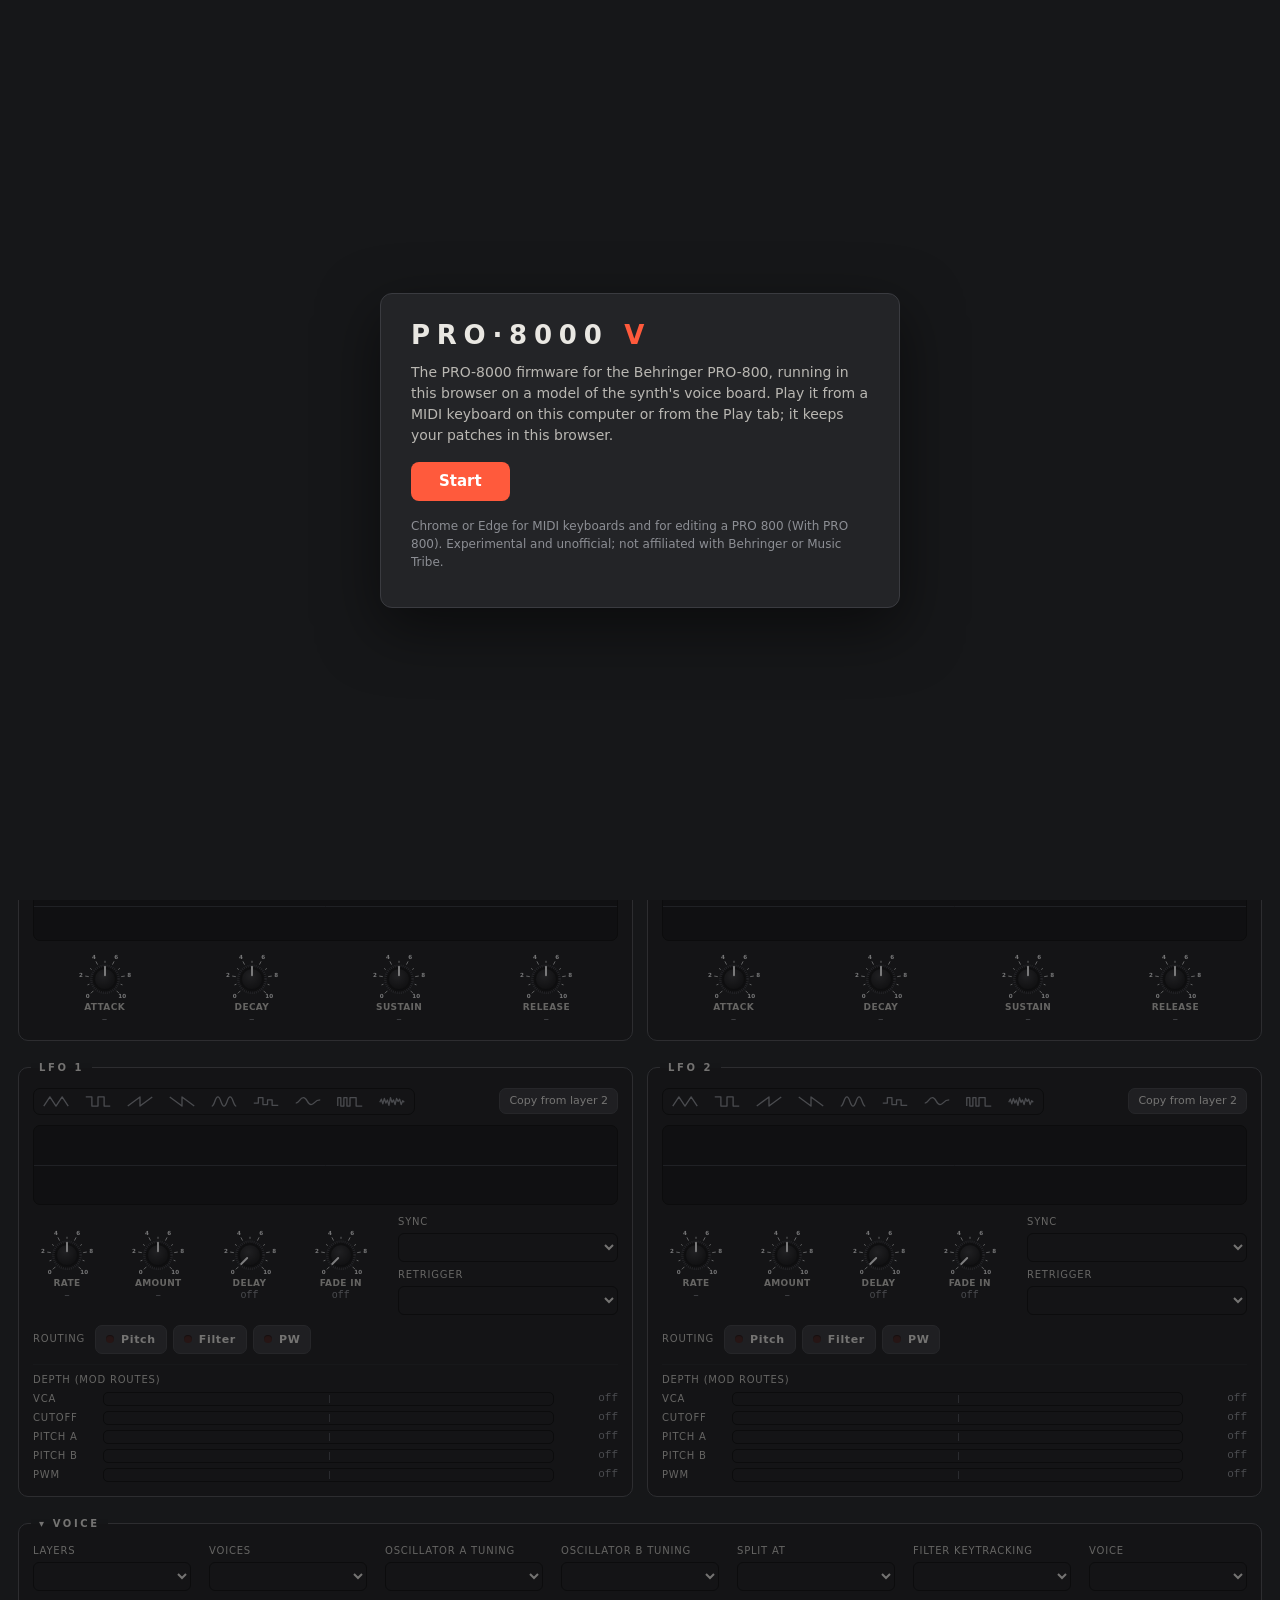
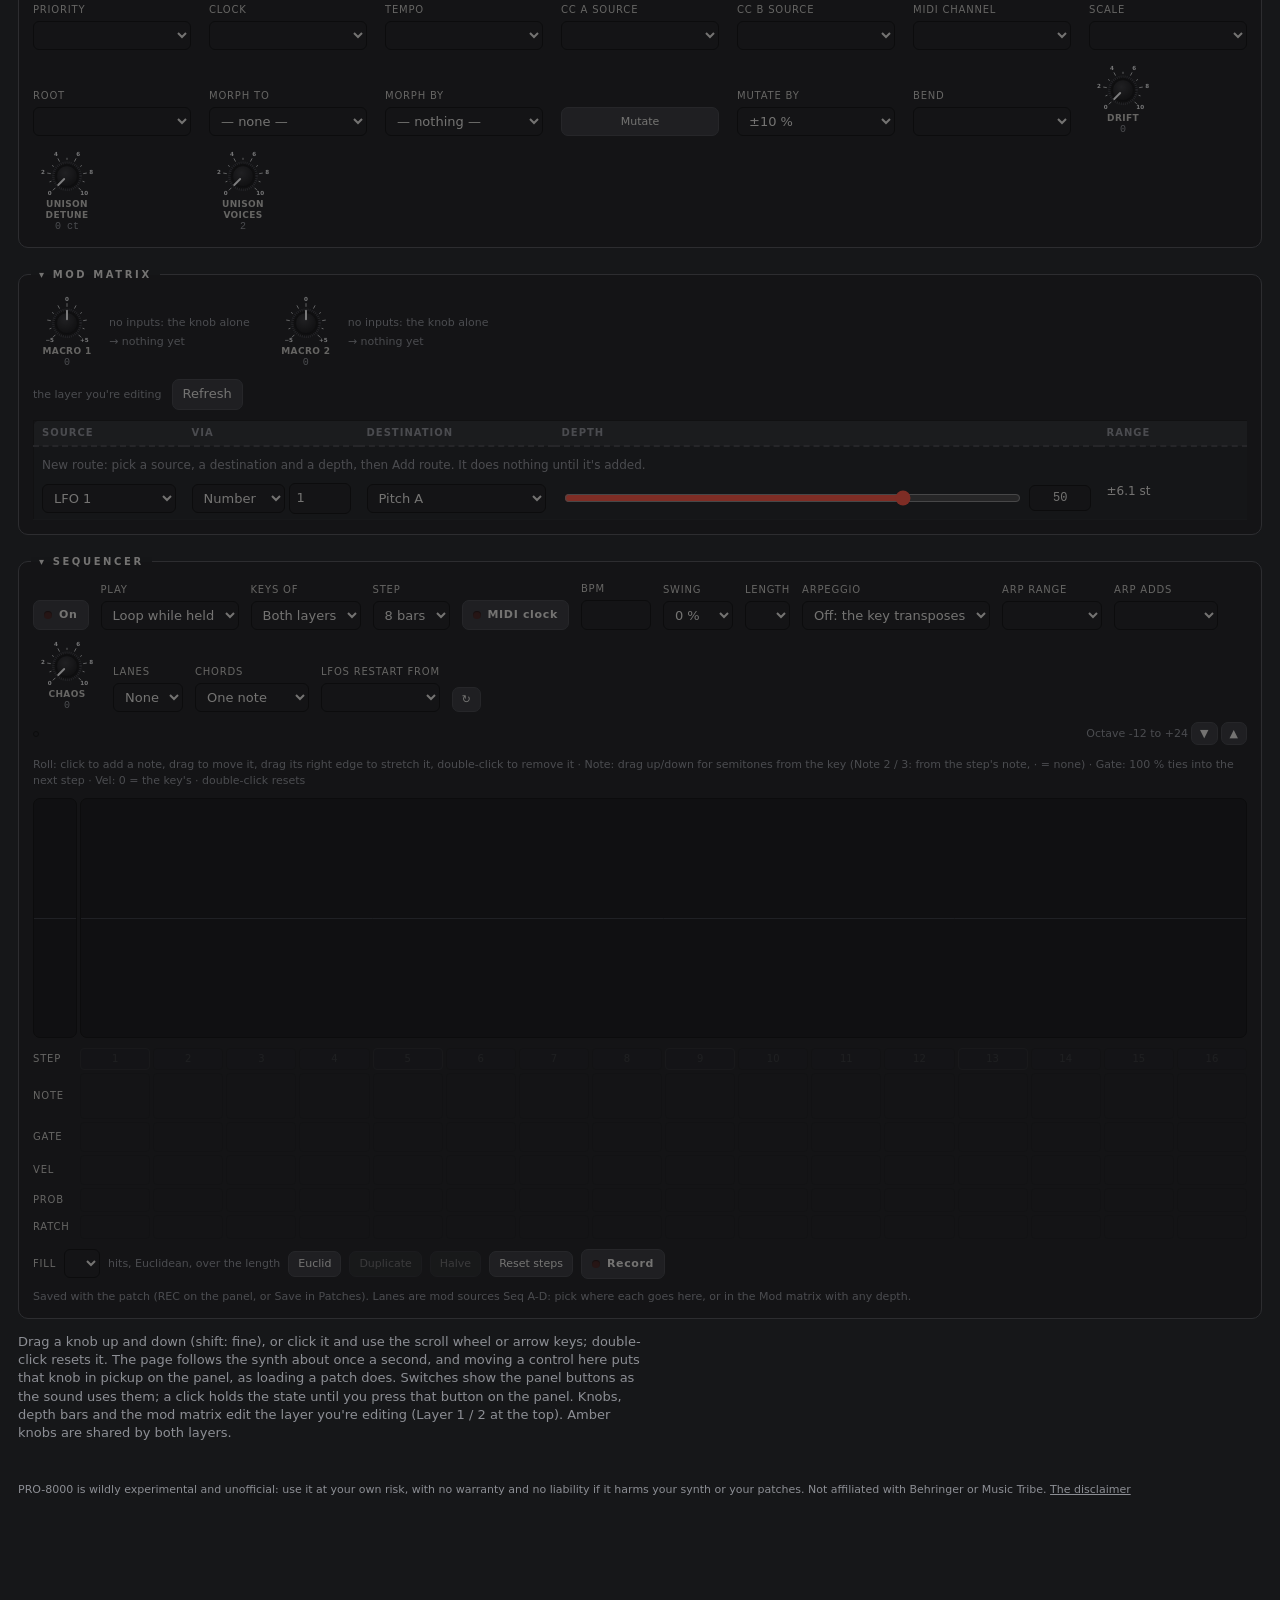
<file: v/index.html>
<!doctype html>
<html lang="en">
<head>
<meta name="robots" content="noindex">
<link rel="icon" href="data:,">
<script>window.P8V_VERSION = "0.1.1";</script>
<script src="p8-web.js"></script>
<script src="p8-shim.js"></script>
<meta charset="utf-8">
<meta name="viewport" content="width=device-width, initial-scale=1">
<title>PRO-8000 V · PRO-8000 Editor</title>
<style>
  /* A dark hardware panel (after the Crest editor): charcoal sections with silkscreen labels, black knobs with a
     lit arc, white-capped faders, red LED buttons and a red LED screen like the PRO-800's display. */
  :root {
    color-scheme: dark;
    --bg: #161719; --panel: #232427; --panel-2: #2b2c30; --edge: #3a3b40; --well: #121315;
    --text: #e9e7e2; --dim: #8c8e94; --label: #c9c7c1;
    --accent: #ff4a36; --accent-soft: rgba(255, 74, 54, .18);
    --trace: #f4f1ea; --trace-fill: rgba(255, 74, 54, .2);
    --screen: #0d0605; --screen-fg: #ff5b3d; --knob: #0c0c0e;
    --ok: #6cc596; --warn: #ff8a80;
    --sans: "Inter", "Helvetica Neue", system-ui, -apple-system, "Segoe UI", sans-serif;
    --mono: ui-monospace, "SF Mono", SFMono-Regular, Menlo, Consolas, monospace;
    /* names the other tabs use */
    --card: var(--panel); --ink: var(--text); --muted: var(--dim); --line: var(--edge); --on: var(--ok);
    --on-soft: rgba(108, 197, 150, .15);
  }
  * { box-sizing: border-box; }
  [hidden] { display: none !important; }
  html, body { margin: 0; background: var(--bg); color: var(--text); font: 13px/1.4 var(--sans); }
  body { -webkit-font-smoothing: antialiased; }
  button, select, input, textarea { font: inherit; color: inherit; }
  :focus-visible { outline: 2px solid var(--accent); outline-offset: 2px; }
  .dim, .muted { color: var(--dim); }
  .small { font-size: 11px; }

  /* ---------------------------------------------------------------- header */
  header {
    position: sticky; top: 0; z-index: 10; display: grid; gap: 10px 18px; align-items: center;
    grid-template-columns: auto minmax(260px, 1fr) auto auto auto; padding: 10px 18px;
    background: linear-gradient(#1d1e21, #19191b); border-bottom: 1px solid #000; box-shadow: 0 1px 0 #2c2d31;
  }
  .brand { display: flex; flex-direction: column; line-height: 1; color: inherit; text-decoration: none; }
  .logo { font: 800 22px/1 var(--sans); letter-spacing: .26em; }
  .logo::after { content: ""; display: inline-block; width: 7px; height: 7px; margin-left: 4px; border-radius: 50%;
                 background: var(--accent); box-shadow: 0 0 8px var(--accent); vertical-align: 3px; }
  .tagline { margin-top: 5px; font-size: 10px; letter-spacing: .24em; text-transform: uppercase; color: var(--dim); }
  .screen { min-width: 0; min-height: 58px; padding: 7px 12px 6px; border-radius: 8px; background: var(--screen);
            border: 1px solid #000; box-shadow: inset 0 0 0 1px #2a1210, inset 0 6px 18px rgba(0, 0, 0, .8);
            color: var(--screen-fg); font-family: var(--mono); text-shadow: 0 0 6px rgba(255, 80, 50, .55); }
  .screen > div { white-space: nowrap; overflow: hidden; text-overflow: ellipsis; }
  #scr-top { font-size: 10px; letter-spacing: .14em; text-transform: uppercase; opacity: .7; }
  #scr-big { font-size: 19px; font-weight: 600; letter-spacing: .03em; margin: 1px 0; }
  #scr-sub { font-size: 10px; opacity: .55; }
  #scr-big.renamable { cursor: text; }
  #scr-big.renamable:hover { text-decoration: underline dotted; text-underline-offset: 4px; }
  #scr-editrow:not([hidden]) { display: flex; gap: 12px; align-items: baseline; margin: 1px 0; font-size: 19px; font-weight: 600; letter-spacing: .03em; }
  #scr-edit { flex: 1; min-width: 0; padding: 0; border: 0; border-bottom: 1px dashed currentColor; border-radius: 0; background: none;
              color: inherit; font: inherit; letter-spacing: inherit; text-shadow: inherit; outline: none; }
  .hdr-group { display: flex; gap: 6px; align-items: center; flex-wrap: wrap; }
  #status { color: var(--dim); font-size: 12px; max-width: 280px; }
  #status.ok { color: var(--ok); }
  #status.bad { color: var(--warn); }
  nav.tabs { grid-column: 1 / -1; display: flex; flex-wrap: wrap; gap: 3px; }
  nav.tabs button { padding: 5px 12px; border-radius: 6px; border: 1px solid transparent; background: transparent;
                    color: var(--dim); cursor: pointer; font-size: 11px; font-weight: 600; letter-spacing: .08em;
                    text-transform: uppercase; }
  nav.tabs button.active { background: var(--well); border-color: #000; color: #fff; box-shadow: inset 0 -2px 0 var(--accent); }
  /* the two guides on the GitHub Pages site, at the end of the tab row */
  nav.tabs .guides { margin-left: auto; display: flex; gap: 3px; }
  nav.tabs .guides a { padding: 5px 10px; border-radius: 6px; color: var(--dim); font-size: 11px; font-weight: 600;
                       letter-spacing: .08em; text-transform: uppercase; text-decoration: none; white-space: nowrap; }
  nav.tabs .guides a:hover { color: var(--text); background: var(--panel-2); }
  @media (max-width: 900px) { header { grid-template-columns: 1fr; position: static; } }

  /* ---------------------------------------------------------------- generic */
  main { padding: 14px 18px 28px; max-width: 1720px; margin: 0 auto; }
  footer.disclaimer { max-width: 1720px; margin: 0 auto; padding: 0 18px 24px; color: var(--dim); font-size: 11px; }
  footer.disclaimer a { color: inherit; }
  .panel > section { margin-bottom: 22px; }
  .panel > section > h2, .sec > h2 { font: 700 10px/1 var(--sans); letter-spacing: .26em; text-transform: uppercase;
                                      color: var(--label); margin: 0 0 12px; }
  .panel > section > h2::before, .sec > h2::before { content: ""; display: inline-block; width: 14px; height: 2px;
    background: var(--accent); margin-right: 8px; vertical-align: 3px; }
  p.hint { color: var(--dim); margin: -4px 0 12px; max-width: 76ch; }
  button { border: 1px solid var(--edge); background: var(--panel-2); border-radius: 7px; padding: 5px 10px; cursor: pointer; }
  button:hover:not(:disabled) { background: #34353a; }
  button.primary, .chip.primary { background: var(--accent); border-color: var(--accent); color: #fff; }
  button:disabled { opacity: .4; cursor: default; }
  #connect.nudge { outline: 3px solid var(--accent); outline-offset: 2px; }
  select, input[type=number], input[type=text], textarea, td input.name {
    background: var(--well); border: 1px solid #000; border-radius: 6px; padding: 5px 7px; color: var(--text); min-width: 0; max-width: 100%; }
  select { cursor: pointer; }
  .row { display: flex; flex-wrap: wrap; gap: 8px 10px; align-items: center; }
  #json-text { display: block; width: 100%; box-sizing: border-box; margin: 10px 0; font: 12px/1.45 var(--mono); resize: vertical; }
  .panel > section > .row { margin-bottom: 10px; }
  .msg { color: var(--dim); font-size: 12px; min-height: 1.4em; }
  .msg.bad { color: var(--warn); }
  .msg.ok { color: var(--ok); }
  .tag { font-size: 10px; border: 1px solid var(--edge); border-radius: 4px; padding: 0 4px; color: var(--dim); }
  body.offline #tab-sound .synth, body.offline #tab-patches section,
  body.offline #tab-system section { opacity: .45; }
  .seg { display: inline-flex; flex-wrap: wrap; background: var(--well); border: 1px solid #000; border-radius: 7px; padding: 2px; gap: 2px; }
  .seg button, .seg-b { min-width: 34px; padding: 4px 7px; border: 0; border-radius: 5px; background: transparent; color: var(--dim);
                        font-size: 11px; font-weight: 600; }
  .seg button.active, .seg-b[aria-pressed="true"] { background: #3a3b41; color: #fff; box-shadow: inset 0 -2px 0 var(--accent); }
  .seg-b svg { width: 26px; height: 13px; display: block; fill: none; stroke: currentColor; stroke-width: 1.7; stroke-linejoin: round; }
  .chip { padding: 4px 9px; font-size: 11px; }
  .chip.small { padding: 3px 8px; }
  .chip.link[aria-pressed="true"], .chip.both[aria-pressed="true"] { background: var(--accent); border-color: var(--accent); color: #fff; }
  .ps-flt > .chip.link { justify-self: start; align-self: flex-start; width: auto; }
  .knob.linked .lbl::after { content: " ⇆"; }

  /* ---------------------------------------------------------------- the faceplate (after the PRO-800's own) */
  /* Black plate, white-framed sections with their names in the frame, knurled knobs in printed 0-10 scales and
     bat-lever switches, laid out as on the synth. The editor's extras (visuals, Env 3/4, LFO 2, voice, sequencer,
     mod matrix) follow below it. */
  .synth { display: flex; flex-direction: column; gap: 30px; }
  .face { --plate: #111214; --silk: #f1f1ec; --frame: #deded8;
    background: var(--plate); border: 1px solid #000; border-radius: 12px; padding: 20px 16px 14px;
    box-shadow: 0 12px 34px rgba(0, 0, 0, .55), inset 0 1px 0 rgba(255, 255, 255, .06), inset 0 0 0 6px #0b0b0c;
    display: grid; gap: 15px 12px; align-items: stretch;
    grid-template-columns: minmax(0, 6.4fr) minmax(0, 1.2fr) minmax(0, 5.85fr) minmax(0, 1.4fr);
    grid-template-areas: "osca osca brand brand" "oscb oscb flt tune" "pm noise flt tune" "lfo glide amp vol"; }
  .ps-osca { grid-area: osca; } .ps-oscb { grid-area: oscb; } .ps-pm { grid-area: pm; } .ps-noise { grid-area: noise; }
  .ps-lfo { grid-area: lfo; } .ps-glide { grid-area: glide; } .ps-flt { grid-area: flt; } .ps-amp { grid-area: amp; }
  .brandplate { grid-area: brand; } .loose-tune { grid-area: tune; } .loose-vol { grid-area: vol; }
  @media (max-width: 1280px) { /* the displays beside their knobs need the width: oscillators over the filter */
    .face { grid-template-columns: minmax(0, 5fr) minmax(0, 1fr);
      grid-template-areas: "brand brand" "osca osca" "oscb oscb" "pm noise" "lfo glide" "flt tune" "amp vol"; }
  }
  @media (max-width: 640px) {
    .face { grid-template-columns: 1fr; padding: 22px 10px 12px;
      grid-template-areas: "brand" "osca" "oscb" "pm" "noise" "lfo" "glide" "flt" "tune" "amp" "vol"; }
  }
  .ps { position: relative; min-width: 0; border: 1.5px solid var(--frame); border-radius: 9px; padding: 10px 6px 5px;
        display: flex; flex-wrap: wrap; align-items: flex-end; justify-content: space-around; gap: 2px 4px; }
  .ps > h3 { position: absolute; top: 0; left: 50%; transform: translate(-50%, -56%); margin: 0; padding: 0 8px;
             background: var(--plate); color: var(--silk); font: 800 11.5px/1 var(--sans); letter-spacing: .07em;
             text-transform: uppercase; white-space: nowrap; }
  .ps-noise, .ps-glide { justify-content: center; }
  .face .ps canvas.viz { flex: 1 1 150px; min-width: 150px; height: 66px; align-self: center; margin: 2px 0; }
  .face .pflex canvas.viz { flex: 1 1 130px; min-width: 130px; height: 60px; }
  /* a display that takes the section's spare height: the box stretches, the canvas fills it (a canvas sized by
     its own height would feed back into the row's height) */
  .viz-box { position: relative; flex: 1 1 150px; min-width: 150px; min-height: 60px; align-self: stretch; margin: 2px 0; }
  .face .viz-box > canvas.viz { position: absolute; inset: 0; width: 100%; height: 100%; min-width: 0; margin: 0; }
  .ps-pm, .ps-noise, .ps-glide, .ps-lfo { align-content: center; }
  .pflex { display: flex; flex-wrap: wrap; align-items: center; justify-content: center; gap: 4px 6px; min-width: 0; }
  .pflex .prow { flex: 0 1 auto; min-width: 0; }
  .env-side { flex: 1 1 150px; min-width: 150px; display: flex; flex-direction: column; gap: 4px; }
  .face .env-side canvas.viz { flex: none; width: 100%; min-width: 0; height: 52px; margin: 0; }
  .env-tools { display: flex; gap: 5px; align-items: center; min-width: 0; }
  .env-tools select { flex: 1; min-width: 0; }
  .env-tools-wrap { display: flex; flex-direction: column; gap: 4px; min-width: 0; }
  .env-extra { display: flex; gap: 6px; justify-content: flex-start; }
  .env-extra[hidden] { display: none; }
  .env-extra .knob { transform: scale(.8); transform-origin: top left; margin: 0 -10px -12px 0; }
  .face .env-tools { flex-wrap: wrap; }
  .face .env-tools select { padding: 2px 5px; font-size: 11px; background: #0b0b0c; min-width: 58px; }
  .face .env-tools .chip { padding: 2px 7px; font-size: 10.5px; white-space: nowrap; }
  .ps-amp > .pflex { flex: 1; }
  /* a section's Velocity knob, first in its envelope row in the filter and the amp, so the two rows keep lining up */
  .pflex > .knob { flex: none; }
  .ps-flt .pflex > .knob { margin-bottom: 11.5px; } /* the height of the caption under the filter's envelope knobs */
  /* a depth the knob can't reach: it rests at its end and the number stays in sight */
  .knob.out .val { color: #ff4a36; }
  .face:not(.values) .knob.out .val { visibility: visible; color: #ff4a36; }
  .face:not(.values) .knob.out .lbl { visibility: hidden; }
  .face .ps-flt > canvas.viz.flt { flex: none; width: calc(100% - 8px); min-width: 0; height: 58px; align-self: center; margin: 2px 0 0; }
  .ps-flt { flex-direction: column; align-items: stretch; justify-content: space-around; }
  .prow { display: grid; grid-template-columns: repeat(4, minmax(0, 1fr)); justify-items: center; align-items: end; gap: 2px; }
  .grp { display: flex; flex-direction: column; align-items: stretch; gap: 2px; }
  .grp-in { display: flex; gap: 4px; align-items: flex-end; justify-content: center; }
  .cap { display: flex; align-items: center; gap: 6px; color: var(--silk); font: 800 9.5px/1 var(--sans); letter-spacing: .06em;
         text-transform: uppercase; white-space: nowrap; }
  .cap::before, .cap::after { content: ""; flex: 1; min-width: 8px; height: 1.5px; background: var(--frame); }
  .loose { display: flex; flex-direction: column; align-items: center; justify-content: space-around; gap: 6px; }
  .brandplate { display: flex; align-items: center; justify-content: space-between; gap: 14px; padding: 0 6px; min-width: 0; }
  .brandplate .model { font: 800 30px/1 var(--sans); letter-spacing: .14em; color: var(--silk); }
  .brandplate .sub { font: 800 10px/1.3 var(--sans); letter-spacing: .14em; text-transform: uppercase; color: var(--silk); }
  .brandplate .sub.dim { color: var(--dim); margin-top: 4px; }
  .power { display: flex; flex-direction: column; align-items: center; gap: 5px; color: var(--silk); font: 800 9.5px var(--sans); letter-spacing: .06em; }
  .power i { width: 11px; height: 11px; border-radius: 50%; background: #3a1410; box-shadow: inset 0 1px 2px #000; }
  .power.on i { background: #ff3b2b; box-shadow: 0 0 10px #ff3b2b, 0 0 3px #fff inset; }

  /* knobs: knurled black, white pointer, printed scale */
  .knob { display: flex; flex-direction: column; align-items: center; width: 68px; min-width: 0; }
  .knob .dial { width: 64px; height: 50px; cursor: ns-resize; touch-action: none; border-radius: 12px; }
  .knob svg { width: 100%; height: 100%; overflow: visible; display: block; }
  .k-scale line { stroke: var(--silk, #eee); stroke-width: 1; }
  .k-scale text { fill: var(--silk, #eee); font: 700 7px var(--sans); text-anchor: middle; dominant-baseline: central; }
  .k-scale.names text { font-size: 6.2px; letter-spacing: .02em; }
  .k-scale text.on { fill: #ff4a36; }
  .k-grip { fill: #070708; stroke: #35353a; stroke-width: 3; stroke-dasharray: 1.3 1.25; }
  .k-cap { fill: url(#k-cap-fill); stroke: #000; stroke-width: .6; }
  /* amber knobs: parameters both layers share (one wire on the voice board, or one panel control) */
  .knob.shared .k-grip { fill: #3a2606; stroke: #e39a1c; }
  .knob.shared .k-cap { fill: url(#k-cap-shared); }
  .knob.shared .k-ptr { stroke: #140c00; }
  .knob.shared .dial:hover .k-grip, .knob.shared .dial.active .k-grip, .knob.shared .dial:focus-visible .k-grip { stroke: #ffc35a; }
  .legend { display: flex; align-items: center; gap: 6px; color: var(--silk); font: 800 9px/1 var(--sans); letter-spacing: .06em;
            text-transform: uppercase; white-space: nowrap; }
  .legend i { width: 14px; height: 14px; border-radius: 50%; background: radial-gradient(circle at 42% 34%, #ffd27a, #d98a10 70%);
              box-shadow: 0 0 0 2px #3a2606, 0 0 0 3px #e39a1c; }
  .k-ptr { stroke: #fff; stroke-width: 2.4; stroke-linecap: round; }
  /* the modulation range: an arc just inside the scale, in the panel's red */
  .k-mod { fill: none; stroke: #ff4a36; stroke-opacity: .9; stroke-width: 2; stroke-linecap: round; }
  .k-mod-part { fill: none; stroke: #ff4a36; stroke-opacity: .5; stroke-width: 1.2; }
  .knob.shared .k-mod, .knob.shared .k-mod-part { stroke: #ffb347; }
  .knob .dial:hover .k-grip, .knob .dial.active .k-grip, .knob .dial:focus-visible .k-grip { stroke: #56565c; }
  .knob .dial:focus-visible { outline-offset: -2px; }
  .knob .lbl { margin-top: 1px; color: var(--silk, var(--label)); font: 800 9px/1.15 var(--sans); letter-spacing: .04em;
               text-align: center; white-space: normal; }
  .knob .val { margin-top: 1px; min-height: 12px; font: 10px/1.2 var(--mono); color: var(--dim); }
  /* on the faceplate the value takes the label's place under the pointer, unless Values shows them all */
  .face:not(.values) .knob { display: grid; justify-items: center; align-content: end; }
  .face:not(.values) .knob .lbl, .face:not(.values) .knob .val { grid-row: 2; grid-column: 1; align-self: center; }
  .face:not(.values) .knob .val { visibility: hidden; color: var(--silk); margin: 1px 0 0; min-height: 0; }
  .face:not(.values) .knob:is(:hover, :focus-within) .val { visibility: visible; }
  .face:not(.values) .knob:is(:hover, :focus-within) .lbl { visibility: hidden; }

  /* bat-lever switches: up is on */
  .lever { display: flex; flex-direction: column; align-items: center; gap: 2px; min-width: 34px; padding: 1px 2px 2px; border: 0;
           border-radius: 6px; background: transparent; cursor: pointer; color: var(--silk, var(--text)); }
  .lever:hover:not(:disabled) { background: rgba(255, 255, 255, .04); }
  .lever .pos { font: 800 9px/1.1 var(--sans); letter-spacing: .04em; text-transform: uppercase; white-space: nowrap; min-height: 10px; }
  .lever .ico svg { width: 24px; height: 13px; display: block; fill: none; stroke: currentColor; stroke-width: 1.6; stroke-linejoin: round; }
  .slot { position: relative; display: block; width: 14px; height: 30px; border-radius: 3px; border: 1px solid #45454a;
          background: linear-gradient(90deg, #000, #1c1c1f 50%, #000); box-shadow: inset 0 1px 4px #000; }
  .bat { position: absolute; left: 1px; right: 1px; height: 13px; top: 14px; border-radius: 2px;
         background: linear-gradient(#fbfbf7, #b9b9b3); box-shadow: 0 2px 3px rgba(0, 0, 0, .8), inset 0 -2px 0 #8d8d88; transition: top .07s; }
  .lever[aria-pressed="true"] .bat { top: 1px; }
  .lever3 { display: flex; gap: 6px; align-items: center; }
  .lever3 .slot { height: 40px; cursor: pointer; }
  .lever3 .bat { height: 12px; }
  .lever3 .names { display: flex; flex-direction: column; justify-content: space-between; height: 40px; }
  .lever3 .names button { padding: 0 2px; border: 0; background: transparent; color: var(--silk); font: 800 9px/1 var(--sans);
                          letter-spacing: .04em; text-align: left; border-radius: 3px; }
  .lever3 .names button[aria-pressed="true"] { color: #ff4a36; }
  .lever3-box { display: flex; flex-direction: column; align-items: center; gap: 3px; }
  .lever3-box .lbl { color: var(--silk); font: 800 9.5px var(--sans); letter-spacing: .04em; }
  @media (max-width: 640px) { .lever3-box .lbl { white-space: normal; text-align: center; } }

  /* ---------------------------------------------------------------- the extras below the faceplate */
  .extras-head { display: flex; align-items: center; gap: 12px; margin: 0 0 -14px; color: var(--label);
                 font: 800 11px/1 var(--sans); letter-spacing: .24em; text-transform: uppercase; }
  .extras-head::after { content: ""; flex: 1; height: 1px; background: var(--edge); }
  .extras { display: grid; gap: 26px 14px; grid-template-columns: repeat(12, minmax(0, 1fr));
    grid-template-areas:
      "lfo1 lfo1 lfo1 lfo1 lfo2 lfo2 lfo2 lfo2 env2 env2 env2 env2"
      "lfo1 lfo1 lfo1 lfo1 lfo2 lfo2 lfo2 lfo2 env3 env3 env3 env3"
      "voice voice voice voice voice voice voice voice voice voice voice voice"
      "mtx mtx mtx mtx mtx mtx mtx mtx mtx mtx mtx mtx"
      "seq seq seq seq seq seq seq seq seq seq seq seq"; }
  .sec-seq { grid-area: seq; } .sec-matrix { grid-area: mtx; }
  .sec-env2 { grid-area: env2; } .sec-env3 { grid-area: env3; }
  /* Voice runs the width of the page, its groups in as many columns as fit */
  .extras .sec-voice { display: grid; gap: 12px 18px; }
  .extras .sec-voice { grid-template-columns: repeat(auto-fill, minmax(150px, 1fr)); align-items: end; }
  .extras .sec-voice > .row { display: contents; }
  .extras .sec-voice select { width: 100%; }
  .extras .sec-voice .knob { justify-self: start; order: 1; } /* the drift knob is taller than a select: last */
  .extras .sec-voice > .row > .chip { align-self: end; padding: 6px 9px; }
  .sec-lfo1 { grid-area: lfo1; } .sec-lfo2 { grid-area: lfo2; }
  .sec > .viz-box { flex: 1 1 80px; min-height: 80px; margin: 0; }
  .sec > .viz-box > canvas.viz { position: absolute; inset: 0; width: 100%; height: 100%; } .sec-voice { grid-area: voice; }
  @media (max-width: 1360px) {
    .extras { grid-template-columns: repeat(2, minmax(0, 1fr)); grid-template-areas:
      "env2 env3" "lfo1 lfo2" "voice voice" "mtx mtx" "seq seq"; }
  }
  @media (max-width: 760px) {
    .extras { grid-template-columns: 1fr; grid-template-areas: "env2" "env3" "lfo1" "lfo2" "voice" "mtx" "seq"; }
    main { padding: 10px; }
  }
  .sec { position: relative; min-width: 0; padding: 20px 14px 14px; border-radius: 10px; background: var(--well);
         border: 1px solid #4b4b50; display: flex; flex-direction: column; gap: 10px; }
  .sec > h2 { position: absolute; top: 0; left: 12px; transform: translateY(-50%); margin: 0; padding: 0 8px;
              background: linear-gradient(var(--bg) 50%, var(--well) 50%); color: var(--text); }
  .sec > h2::before { display: none; }
  /* A section that folds away: its title is the button, and with it folded only the frame and the title stay */
  .sec-toggle { border: 0; background: none; padding: 0; border-radius: 0; color: inherit; font: inherit; letter-spacing: inherit; text-transform: inherit; cursor: pointer; }
  .sec-toggle:hover { color: var(--accent); }
  .sec-toggle i { display: inline-block; font-style: normal; margin-right: 6px; transition: transform .12s; }
  .sec.collapsed .sec-toggle i { transform: rotate(-90deg); }
  .sec.collapsed { padding: 10px 14px; }
  .sec.collapsed > :not(h2) { display: none !important; }
  .sec .row { justify-content: space-between; }
  .sec-tools { display: flex; gap: 6px; align-items: center; justify-content: space-between; flex-wrap: wrap; }
  .sec-tools select { flex: 1; }
  .krow { display: flex; flex-wrap: wrap; justify-content: space-around; gap: 4px; }
  .macros { justify-content: flex-start !important; gap: 10px 22px; }
  .sec-matrix > .row { justify-content: flex-start; }
  .macro { display: flex; align-items: center; gap: 8px; min-width: 0; }
  .macro .wires { display: flex; flex-direction: column; gap: 3px; min-width: 0; max-width: 22em; }
  .lbl { font-size: 10px; letter-spacing: .08em; text-transform: uppercase; color: var(--label); white-space: nowrap; }
  .val { font: 11px/1.2 var(--mono); color: var(--dim); white-space: nowrap; }
  .sel { display: flex; flex-direction: column; gap: 4px; min-width: 0; }
  canvas.viz { width: 100%; height: 70px; display: block; background: #0b0b0c; border-radius: 7px; border: 1px solid #000; }
  canvas.viz.flt, canvas.viz.lfo, canvas.viz.osc { height: 80px; }

  /* LED buttons */
  .led { display: inline-flex; align-items: center; gap: 7px; padding: 6px 10px; font-size: 11px; font-weight: 600; letter-spacing: .06em; }
  .led .lamp { width: 8px; height: 8px; border-radius: 50%; background: #3b1612; box-shadow: inset 0 1px 1px rgba(0, 0, 0, .7); flex: none; }
  .led[aria-pressed="true"] .lamp { background: var(--accent); box-shadow: 0 0 9px var(--accent), 0 0 2px #fff; }
  .led[aria-pressed="true"] { border-color: #5a2a24; }
  .routing { display: flex; flex-wrap: wrap; gap: 6px; align-items: center; }
  .routing > .lbl { margin-right: 4px; }
  .lfo-sel { display: flex; flex-direction: column; gap: 6px; flex: 1; min-width: 140px; max-width: 220px; }

  /* depth bars */
  .depths { display: flex; flex-direction: column; gap: 5px; border-top: 1px solid #1a1b1d; padding-top: 8px; }
  .depth-row { display: grid; grid-template-columns: 62px 1fr 56px; gap: 8px; align-items: center; }
  .depth { position: relative; height: 14px; background: var(--well); border: 1px solid #000; border-radius: 5px; cursor: ew-resize; touch-action: none; }
  .d-mid { position: absolute; left: 50%; top: 2px; bottom: 2px; width: 1px; background: #44464d; }
  .d-fill { position: absolute; top: 3px; bottom: 3px; background: var(--trace); border-radius: 2px; }
  .depth.neg .d-fill { background: var(--accent); }
  .depth-row .val { text-align: right; }

  /* step pattern */
  .step-edit { display: flex; flex-direction: column; gap: 6px; }
  .steps { display: grid; grid-template-columns: repeat(16, minmax(0, 1fr)); gap: 3px; }
  .step { height: 22px; padding: 0; border-radius: 4px; background: #1b1c1f; border: 1px solid #000; }
  .step.beat { border-color: #4a4b50; }
  .step.on { background: var(--accent); border-color: var(--accent); box-shadow: 0 0 8px var(--accent-soft); }
  .step[disabled] { opacity: .2; }
  .step-tools { display: flex; flex-wrap: wrap; gap: 4px; align-items: center; }

  /* sequencer */
  .seq-top { display: flex; flex-wrap: wrap; gap: 8px 12px; align-items: flex-end; }
  .seq-top input[type=number] { width: 70px; }
  canvas.viz.seq { height: 240px; touch-action: none; cursor: crosshair; }
  canvas.viz.seq-keys { height: 240px; }
  .seq-octave { display: inline-flex; gap: 3px; align-items: center; margin-left: auto; white-space: nowrap; }
  canvas.viz.seq-over { height: 16px; }
  .seq-roll { display: grid; grid-template-columns: 44px 1fr; gap: 3px; align-items: center; }
  .seq-pages { display: flex; gap: 12px; align-items: center; flex-wrap: wrap; }
  .seq-grid { display: grid; grid-template-columns: 44px repeat(16, minmax(0, 1fr)); gap: 3px; }
  .seq-labels { display: grid; grid-template-rows: var(--seq-rows, 22px 46px 30px 30px 24px 24px); gap: 3px; align-items: center; }
  .seq-col { display: grid; grid-template-rows: var(--seq-rows, 22px 46px 30px 30px 24px 24px); gap: 3px; min-width: 0; }
  .seq-tools { display: flex; gap: 8px; align-items: center; flex-wrap: wrap; }
  .cell.prob .c-fill, .cell.ratch .c-fill { background: rgba(154, 208, 255, .2); }
  .seq-col .step { font-size: 10px; color: var(--dim); }
  .seq-col .step.on { color: #fff; }
  .seq-col.beat .step:not(.on) { border-color: #4a4b50; }
  .cell { position: relative; overflow: hidden; background: var(--well); border: 1px solid #000; border-radius: 4px; cursor: ns-resize;
          touch-action: none; display: flex; align-items: center; justify-content: center; font: 10px var(--mono); color: var(--text); }
  .cell .c-fill { position: absolute; left: 0; right: 0; bottom: 0; background: rgba(255, 74, 54, .28); }
  .cell.note .c-fill { background: rgba(244, 241, 234, .12); }
  .cell span { position: relative; }
  .cell.off { opacity: .2; cursor: default; }
  .cell.active { outline: 1px solid var(--accent); }
  .lane-row { display: grid; grid-template-columns: 44px 1fr; gap: 3px; align-items: stretch; }
  .lane-head { grid-column: 1 / -1; display: flex; gap: 8px; align-items: center; }
  .lane-head select { max-width: 260px; }
  canvas.viz.lane { grid-column: 2; height: 52px; cursor: crosshair; touch-action: none; }
  @media (max-width: 760px) { .seq-grid { grid-template-columns: 30px repeat(8, minmax(0, 1fr)); } .seq-col:nth-child(n+10) { display: none; }
    .seq-roll, .lane-row { grid-template-columns: 30px 1fr; } }

  /* ---------------------------------------------------------------- the device cheat sheet */
  .cheat { display: grid; gap: 24px 14px; grid-template-columns: repeat(auto-fill, minmax(340px, 1fr)); margin-top: 18px; }
  .cs { position: relative; min-width: 0; padding: 20px 14px 12px; border: 1.5px solid #deded8; border-radius: 10px; background: #111214; }
  .cs > h3 { position: absolute; top: 0; left: 14px; transform: translateY(-56%); margin: 0; padding: 0 8px;
             background: linear-gradient(var(--bg) 50%, #111214 50%); color: #f1f1ec; font: 800 12px/1 var(--sans);
             letter-spacing: .07em; text-transform: uppercase; }
  .cs-wide { grid-column: 1 / -1; }
  .cs ul, .cs ol { margin: 0; padding-left: 18px; display: flex; flex-direction: column; gap: 6px; }
  .cs p { margin: 8px 0 0; }
  .cs ol.steps-line { flex-direction: row; flex-wrap: wrap; gap: 6px 22px; margin-bottom: 12px; }
  .ct { background: transparent; border: 0; }
  .ct td, .ct th { padding: 4px 6px; vertical-align: top; }
  .ct td:first-child { white-space: nowrap; color: var(--label); }
  .ct-pair { display: grid; gap: 14px; grid-template-columns: repeat(auto-fit, minmax(320px, 1fr)); }
  kbd { display: inline-block; padding: 1px 6px; border-radius: 4px; border: 1px solid #55555b; border-bottom-width: 2px;
        background: #26272b; color: #f1f1ec; font: 700 10.5px/1.5 var(--sans); letter-spacing: .03em; white-space: nowrap; }
  code.lcd { display: inline-block; padding: 0 5px; border-radius: 3px; background: var(--screen); color: var(--screen-fg);
             font: 600 11.5px/1.5 var(--mono); text-shadow: 0 0 5px rgba(255, 80, 50, .5); white-space: pre; }

  /* ---------------------------------------------------------------- other tabs */
  .grid { display: grid; gap: 8px; grid-template-columns: repeat(auto-fill, minmax(170px, 1fr)); }
  .card { background: var(--panel); border: 1px solid #0c0c0d; border-radius: 8px; padding: 8px; transition: border-color .4s, background .4s; }
  .card.hot { border-color: var(--accent); background: var(--accent-soft); transition: none; }
  .card .id { font-size: 11px; color: var(--dim); display: flex; justify-content: space-between; }
  .card input { width: 100%; border: 1px solid transparent; border-radius: 4px; padding: 2px 4px; background: transparent; margin: 2px 0 4px; }
  .card input:focus, .card input:hover { border-color: var(--edge); outline: none; }
  .bar { height: 6px; background: var(--well); border-radius: 3px; overflow: hidden; }
  .bar > div { height: 100%; width: 0; background: var(--accent); }
  .state { font-weight: 600; }
  .state.on { color: var(--ok); }
  .keys { display: grid; gap: 6px; grid-template-columns: repeat(auto-fill, minmax(120px, 1fr)); }
  .key.pressed { border-color: var(--ok); background: var(--on-soft); }
  .disp { display: grid; gap: 4px; grid-template-columns: 70px repeat(8, minmax(0, 1fr)); align-items: stretch; }
  .disp .addr { color: var(--dim); font-size: 12px; align-self: center; }
  .bit { border: 1px solid var(--edge); background: var(--panel); border-radius: 6px; padding: 4px; min-width: 0; }
  .bit.lit { border-color: var(--accent); background: var(--accent-soft); }
  .bit.current { outline: 2px solid var(--accent); }
  .bit button { width: 100%; padding: 2px; font-size: 11px; }
  .bit input { width: 100%; font-size: 11px; border: 0; background: transparent; padding: 2px; }
  textarea { width: 100%; min-height: 160px; font: 12px var(--mono); }
  #encoder { font-size: 20px; font-weight: 600; }
  .piano { position: relative; height: 150px; user-select: none; touch-action: none; overflow-x: auto; }
  .piano .white, .piano .black { position: absolute; top: 0; border: 1px solid #0008; border-radius: 0 0 6px 6px;
    display: flex; align-items: flex-end; justify-content: center; font: 10px var(--mono); color: #555; padding-bottom: 6px; }
  .piano .white { height: 150px; background: #e9ebe3; z-index: 0; }
  .piano .black { height: 92px; background: #22251d; color: #888; z-index: 1; }
  .piano .down { background: var(--accent) !important; color: #fff; }
  #route-log { font: 12px var(--mono); color: var(--dim); }
  table { border-collapse: collapse; width: 100%; background: var(--panel); border: 1px solid #0c0c0d; border-radius: 8px; }
  th, td { text-align: left; padding: 5px 8px; border-bottom: 1px solid #1a1b1d; font-size: 13px; }
  th { color: var(--dim); font-weight: 600; font-size: 10px; letter-spacing: .1em; text-transform: uppercase; }
  tr.current td { background: var(--accent-soft); }
  td.slot { font: 12px var(--mono); white-space: nowrap; }
  td.actions { white-space: nowrap; text-align: right; }
  td.actions button { padding: 2px 8px; font-size: 12px; }
  td input.name { width: 100%; min-width: 120px; border-color: transparent; background: transparent; }
  td input.name:hover, td input.name:focus { border-color: var(--edge); background: var(--well); outline: none; }
  .kind { font-size: 11px; color: var(--dim); }
  .kind.corrupt { color: var(--warn); }
  .table-wrap { overflow-x: auto; }
  pre.out { font: 12px var(--mono); background: var(--well); border: 1px solid #000; border-radius: 6px; padding: 8px; overflow-x: auto; margin: 0; }
  .stat { display: inline-block; background: var(--panel); border: 1px solid #0c0c0d; border-radius: 8px; padding: 8px 12px; margin: 0 8px 8px 0; min-width: 120px; }
  .stat b { display: block; font-size: 18px; }
  .stat span { color: var(--dim); font-size: 12px; }
  /* The columns are set, so what the Range cells say can't move a slider under the mouse. The Depth column gets the rest:
     at least 2 px a step, so one step can be picked without zooming. */
  table.routes-table { table-layout: fixed; min-width: 1362px; }
  .routes-table col:nth-child(1) { width: 150px; }
  .routes-table col:nth-child(2) { width: 175px; }
  .routes-table col:nth-child(3) { width: 195px; }
  .routes-table col:nth-child(5) { width: 200px; }
  /* A hidden cell takes no column, so with Layers hidden the buttons are in the sixth and the seventh (the footer's colspan) stays empty */
  .routes-table col:nth-child(6) { width: 96px; }
  .routes-table col:nth-child(7) { width: 0; }
  .routes-table:has(th.both-cell:not([hidden])) col:nth-child(6) { width: 64px; }
  .routes-table:has(th.both-cell:not([hidden])) col:nth-child(7) { width: 96px; }
  .routes-table select { width: 100%; min-width: 0; }
  .dest-cell, .via-cell { display: flex; gap: 4px; align-items: center; }
  .dest-cell select, .via-cell select { flex: 1; width: auto; }
  .via-cell input[type=number] { width: 62px; flex: none; }
  .depth-cell { display: flex; gap: 6px; align-items: center; }
  .depth-cell input[type=range] { flex: 1; min-width: 0; accent-color: var(--accent); }
  .depth-cell input[type=number] { font: 12px var(--mono); width: 62px; flex: none; text-align: right; }
  td.range { font-size: 12px; white-space: nowrap; line-height: 1.25; overflow: hidden; text-overflow: ellipsis; }
  td.range small { display: block; min-height: 1.25em; color: var(--dim); font-size: 11px; overflow: hidden; text-overflow: ellipsis; }
  tr.new-head td { border-top: 2px dashed var(--edge); color: var(--dim); font-size: 12px; padding-top: 10px; border-bottom: 0; }
  tr.new-head td, tr.new-route td { background: var(--bg); }
  @media (max-width: 600px) { td.actions { white-space: normal; } }
</style>
<link rel="stylesheet" href="p8-app.css">
<link rel="stylesheet" href="p8-web.css">
</head>
<body class="offline">
<header>
  <a class="brand" href="https://klaine.github.io/pro-8000/" title="The guides and this editor online"><span class="logo">PRO·8000</span><span class="tagline">custom firmware</span></a>
  <div class="screen" aria-live="polite"><div id="scr-top">pro 8000</div><div id="scr-big">not connected</div><div id="scr-editrow" hidden><span id="scr-label"></span><input id="scr-edit" maxlength="16" spellcheck="false" autocomplete="off" aria-label="Patch name" placeholder="(no name)"></div><div id="scr-sub"></div></div>
  <div class="hdr-group" id="patch-step">
    <button type="button" id="patch-prev" aria-label="Previous patch" title="the previous patch, as VALUE on the panel: an empty slot gives the init sound, and P1 goes round to P128">◀</button>
    <button type="button" id="patch-next" aria-label="Next patch" title="the next patch, as VALUE on the panel: an empty slot gives the init sound, and P128 goes round to P1">▶</button>
  </div>
  <div class="hdr-group" id="layers">
    <button type="button" class="led" data-v="0" title="edit layer 1 (Seq 1 on the panel)"><i class="lamp"></i><span>Layer 1</span></button>
    <button type="button" class="led" data-v="1" title="edit layer 2 (Seq 2 on the panel)"><i class="lamp"></i><span>Layer 2</span></button>
    <button type="button" id="init-top" title="load the init sound, not saved anywhere yet (Perf on the panel)">Init</button>
    <button type="button" id="undo-top" data-needs="unisonVoices" title="undo the last patch load or Init, with its sequence, name and slot; again redoes (Shift + Perf on the panel)">Undo</button>
  </div>
  <div class="hdr-group">
    <button class="primary" id="connect">Connect</button>
    <span id="status">Not connected. Needs Chrome or Edge (WebMIDI with SysEx).</span>
  </div>
  <nav class="tabs" id="tabs">
    <button data-tab="sound">Sound</button><button data-tab="device">Device cheat sheet</button>
    <button data-tab="patches">Patches</button><button data-tab="play">Play</button>
    <button data-tab="system">System</button><button data-tab="mapping">Panel mapping</button>
    <span class="guides"><a href="install.html" title="Install or update the firmware, set up the patch memory, go back to stock">Installer</a><a href="https://klaine.github.io/pro-8000/how-it-works.html" title="The guide: how the firmware works">How it works</a><a href="https://klaine.github.io/pro-8000/sound-design.html" title="The guide: new territory for sound design">Sound design</a></span>
  </nav>
</header>
<main>
<div class="panel" id="tab-sound">
  <svg width="0" height="0" style="position:absolute" aria-hidden="true"><defs>
    <radialGradient id="k-cap-fill" cx="42%" cy="34%" r="70%"><stop offset="0" stop-color="#2e2e31"/><stop offset="1" stop-color="#09090a"/></radialGradient>
    <radialGradient id="k-cap-shared" cx="42%" cy="34%" r="70%"><stop offset="0" stop-color="#ffd27a"/><stop offset="1" stop-color="#c97a08"/></radialGradient>
  </defs></svg>
  <div class="synth" id="synth"></div>
  <p class="hint" style="margin-top:14px">Drag a knob up and down (shift: fine), or click it and use the scroll
    wheel or arrow keys; double-click resets it. The page follows the synth about once a second, and moving a control here puts that
    knob in pickup on the panel, as loading a patch does. Switches show the panel buttons as the sound uses them; a
    click holds the state until you press that button on the panel. Knobs, depth bars and the mod matrix edit the
    layer you're editing (Layer 1 / 2 at the top). Amber knobs are shared by both layers.</p>
</div>

<div class="panel" id="tab-device">
  <p class="hint">Everything this firmware adds, reached from the synth itself. <kbd>Buttons</kbd> are as printed on the panel;
    <code class="lcd">codes</code> are what the display shows. Web-only features are listed at the end.</p>
  <div class="cheat">
    <section class="cs cs-wide">
      <h3>Buttons that do new jobs</h3>
      <table class="ct">
        <tr><td><kbd>Seq 1</kbd> / <kbd>Seq 2</kbd></td><td>Choose the layer the knobs edit. Hold one and turn FREQ A or B to cycle that oscillator's tuning mode: semitones, octave, free or fixed.</td></tr>
        <tr><td>Hold <kbd>Rec</kbd> + <kbd>Seq 1</kbd></td><td>Record steps from MIDI <code class="lcd">rSEq</code> (REC blinks fast): each note is the next step <code class="lcd">St 3</code>, <kbd>Seq 2</kbd> a rest, <kbd>Rec</kbd> or <kbd>Seq 1</kbd> ends <code class="lcd">donE</code>. The first note is offset 0. <kbd>Rec</kbd> then saves it with the patch.</td></tr>
        <tr><td><kbd>Arp Up-Dn</kbd></td><td>LFO knobs, Shape button and LFO routing edit LFO 1 or LFO 2 (LED lit = LFO 2) <code class="lcd">LFO1</code> <code class="lcd">LFO2</code></td></tr>
        <tr><td><kbd>Arp Assign</kbd></td><td>Mod assign: the mod matrix (LED blinks) <code class="lcd">SrC</code></td></tr>
        <tr><td><kbd>LFO Shape</kbd></td><td>Next shape at every press; for 2 s after, <kbd>VALUE</kbd> steps both ways</td></tr>
        <tr><td>Keyboard-tracking switch</td><td>Keyboard tracking, as printed (a loaded patch's value holds until it moves)</td></tr>
        <tr><td><kbd>Sync Clock</kbd></td><td>Tap the tempo (LED blinks on the beat), hold to restart the bar, Shift + press cycles the clock: <code class="lcd">nIdI</code> <code class="lcd">Int</code> <code class="lcd">SYnC</code>.</td></tr>
        <tr><td><kbd>Sync Source</kbd></td><td>Shift: hold, or press twice to latch (LED). Filter ADSR knobs → Env 3, amp ADSR knobs → Env 4; LFO FREQ / AMOUNT → the LFO's delay / fade; GLIDE → drift; M TUNE → detune; FINE → bend range; CUTOFF / RESONANCE → macro offsets; A / B LEVEL → CC A / B numbers<span data-needs="midiChannel">; NOISE → the MIDI channel (<code class="lcd">CHnL</code>)</span>; M VOL / FIL ENV AMT → the edit layer's Velocity routes to the VCA and the cutoff, the page's Velocity knobs (<code class="lcd">VE.A</code> / <code class="lcd">VE.F</code>; firmware 0.9.4 and up)<span data-needs="pickup">; PMOD FIL ENV → knob pickup <code class="lcd">P.UP</code> <code class="lcd">on</code> / <code class="lcd">OFF</code> (a quarter turn; on firmware before 0.9.4 it's FIL ENV AMT)</span>. With Rec: compare; Perf: undo the last load or init (sequence, morph target and name too; again redoes); Preset: save here; Seq 1 / 2: copy the layer; 1-9: a Settings page; 0: panic.</td></tr>
        <tr><td><kbd>Preset</kbd></td><td>Preset mode (a patch loaded) ↔ manual mode (the whole panel live; the display shows <code class="lcd">PAnL</code>)</td></tr>
        <tr><td><kbd>Rec</kbd></td><td>Save: it blinks, pick a slot, <kbd>Rec</kbd> again <code class="lcd">donE</code></td></tr>
        <tr><td><kbd>Perf</kbd></td><td>Load the init sound (one saw, filter open, velocity → VCA 70 and → cutoff 20)</td></tr>
        <tr><td><kbd>Settings</kbd></td><td>The settings menu <code class="lcd">SEt</code> (keys 0-9 below)</td></tr>
        <tr><td><kbd>Tune</kbd></td><td>Autotune, about 25 s, silent <code class="lcd">tUnE</code></td></tr>
      </table>
    </section>

    <section class="cs">
      <h3>The display</h3>
      <ul>
        <li>A knob shows its value while turned, in real units: FREQ A/B follow their mode (semitones, octaves or Hz for Fixed), cents (FINE), −99..99 (M TUNE, Macro 1), Hz with a point from 1 kHz (CUTOFF), ms / s (envelopes, GLIDE), divisions when synced (LFO FREQ). PW A / B: 5-95 % of the cycle, 50 a square.</li>
        <li>No plus sign: positive values have none.</li>
        <li><b>A dot after the value</b> = the knob hasn't picked up yet. Turn it past (or onto) the stored value and it takes over. Happens after loading a patch, switching layer / LFO / envelope, or editing from the web page.<span data-needs="pickup"> With pickup off (Shift + PMOD FIL ENV <code class="lcd">P.UP</code> <code class="lcd">OFF</code>) the knob takes over as soon as you move it: the value jumps to it.</span></li>
      </ul>
    </section>

    <section class="cs">
      <h3>Patches</h3>
      <ul>
        <li><b>Load:</b> in preset mode, type the number (1-128; a third digit or a 3 s pause ends it), or <kbd>VALUE</kbd> steps through them, further the faster it turns (<kbd>Shift</kbd> + <kbd>VALUE</kbd>: ten at a time, round the ends), and loads when it rests (<code class="lcd">P  7</code>, <code class="lcd">P128</code>). An empty slot loads the init sound.</li>
        <li><b>Save:</b> <kbd>Rec</kbd>, two digits or <kbd>VALUE</kbd>, <kbd>Rec</kbd>. <kbd>Preset</kbd> cancels.</li>
        <li><b>Init:</b> <kbd>Perf</kbd>, then <kbd>Rec</kbd> to keep it anywhere.</li>
        <li>A patch keeps both layers, settings, routes, LFO shapes and step patterns, and its sequence. M VOL isn't stored.</li>
      </ul>
    </section>

    <section class="cs">
      <h3>Layers</h3>
      <ol>
        <li><kbd>Settings</kbd> <kbd>3</kbd> <code class="lcd">LAYr</code>, <kbd>VALUE</kbd>: <code class="lcd">OFF</code> <code class="lcd">SPLt</code> <code class="lcd">StAC</code> <code class="lcd">CHAn</code> (MIDI channel 2 = layer 2) <code class="lcd">8CH</code> (a voice per channel 1-8) <code class="lcd">nPE</code> (MPE: channel 1 master, 2-9 a voice each).</li>
        <li>Voices per layer: on that page <kbd>Arp Up-Dn</kbd> <code class="lcd">Lr.Uo</code>, <kbd>VALUE</kbd>: <code class="lcd">AUto</code> (4 + 4, 7 + 1 with one layer mono) or <code class="lcd">1-7</code> … <code class="lcd">7-1</code> (layer 1 - layer 2).</li>
        <li>Split point: <kbd>Settings</kbd> <kbd>4</kbd>, then <kbd>VALUE</kbd> or play the note.</li>
        <li><kbd>Seq 1</kbd> / <kbd>Seq 2</kbd> choose the layer you edit.</li>
      </ol>
      <p class="dim small">Shared by both layers: mixer, noise, resonance, PW A/B, PMOD OSC B, M VOL, every button.</p>
      <p class="dim small" data-needs="layerLink">Links (the Link buttons on the Sound tab): layer 2 plays layer 1's filter, an envelope or an LFO; its own values stay stored. A linked knob on layer 2 edits layer 1 (both layer LEDs light).</p>
    </section>

    <section class="cs">
      <h3>LFOs</h3>
      <ol>
        <li><kbd>Arp Up-Dn</kbd> picks LFO 1 / LFO 2 (LED lit = 2).</li>
        <li><kbd>LFO Shape</kbd>: <code class="lcd">trI</code> <code class="lcd">PULS</code> <code class="lcd">SA.UP</code> <code class="lcd">SA.dn</code> <code class="lcd">SInE</code> <code class="lcd">S-H</code> <code class="lcd">drFt</code> <code class="lcd">StEP</code> <code class="lcd">nOIS</code></li>
        <li>LFO 2 routing: select it, press LFO → Freq / Filter / PW <code class="lcd">Fr.on</code> <code class="lcd">FL.oF</code>. The button positions keep showing LFO 1.</li>
        <li>Sync: <kbd>Settings</kbd> <kbd>1</kbd> <code class="lcd">SYnC</code>/<code class="lcd">SYn2</code> → <code class="lcd">FrEE</code> <code class="lcd">CLoC</code>. With the clock, LFO FREQ picks <code class="lcd">8bAr</code> … <code class="lcd">1-32</code>.</li>
        <li>Delay and fade: Shift + LFO FREQ <code class="lcd">dLY</code> / Shift + LFO AMOUNT <code class="lcd">FAdE</code>, 0-99: off, 20 ms to 5 s. With the clock, its delay and fade are note values too: <code class="lcd">0</code>, <code class="lcd">1-32</code> … <code class="lcd">8bAr</code> at the tempo, 120 BPM before any clock (0.9.4).</li>
        <li>Retrigger: <kbd>Settings</kbd> <kbd>2</kbd> <code class="lcd">trIG</code>/<code class="lcd">trI2</code> → <code class="lcd">FrEE</code> <code class="lcd">1St</code> <code class="lcd">EACH</code> <code class="lcd">PoLY</code> (per voice) <span data-needs="lfoOneShot"><code class="lcd">1Sht</code> (one shot) <code class="lcd">1S.Po</code> (one shot per voice)</span>.</li>
        <li data-needs="lfoOneShot">One shot: every key restarts it, it runs its cycles (<kbd>2</kbd> again: <code class="lcd">Cn.1</code>/<code class="lcd">Cn.2</code>, 1-99) and holds the last value. A delay (Shift + LFO FREQ) holds the start back.</li>
      </ol>
      <p class="dim small">The mod wheel adds LFO 1 depth. The StEP pattern is edited on the web page.</p>
    </section>

    <section class="cs">
      <h3>Envelopes</h3>
      <ol>
        <li>Shift (<kbd>Sync Source</kbd>) + the filter ADSR knobs edit Env 3, + the amp ADSR knobs Env 4 (with pickup). The keyboard-tracking switch is keyboard tracking.</li>
        <li>Env 3 / 4 do nothing until a mod route uses them (sources 7, 8).</li>
        <li>Keytracking itself: <kbd>Settings</kbd> <kbd>5</kbd> <code class="lcd">trAC</code> → <code class="lcd">OFF</code> <code class="lcd">HALF</code> <code class="lcd">FULL</code>.</li>
        <li data-needs="envCount">Mode: <kbd>Settings</kbd> <kbd>6</kbd> <code class="lcd">En.A</code> <code class="lcd">En.F</code> <code class="lcd">En.3</code> <code class="lcd">En.4</code> (<kbd>6</kbd> again: next), <kbd>VALUE</kbd>: <code class="lcd">AdSr</code> <code class="lcd">dAHd</code>, cycling <code class="lcd">CYCL</code> or a division (synced).</li>
        <li data-unless="envCount">Mode: <kbd>Settings</kbd> <kbd>6</kbd> <code class="lcd">En.A</code> <code class="lcd">En.F</code> <code class="lcd">En.3</code> <code class="lcd">En.4</code> (<kbd>6</kbd> again: next), <kbd>VALUE</kbd>: <code class="lcd">AdSr</code> <code class="lcd">dAHd</code>, from key up <code class="lcd">UP.AS</code> <code class="lcd">UP.dA</code>, cycling <code class="lcd">CYCL</code> or a division (synced).</li>
        <li data-needs="envCount">Trigger: on that page <kbd>Arp Up-Dn</kbd> <code class="lcd">tr.A</code>…, <kbd>VALUE</kbd>: <code class="lcd">dn</code> (key down) <code class="lcd">UP</code> (key up), in any mode.</li>
        <li>On that page <kbd>ATT</kbd> sets the delay <code class="lcd">dLY</code> and <kbd>DEC</kbd> the hold <code class="lcd">HoLd</code> (DAHDSR); the knobs leave the attack and decay alone meanwhile.</li>
        <li data-needs="envTempo">Timing: <kbd>Arp Up-Dn</kbd> again <code class="lcd">tI.A</code>…, <kbd>VALUE</kbd>: <code class="lcd">SEC</code> or <code class="lcd">SYnC</code> (the time knobs, delay and hold step through 0, 1/32 … 8 bars at the tempo).</li>
        <li data-needs="envCount">Curve: <kbd>Arp Up-Dn</kbd> again <code class="lcd">CU.A</code>…, <kbd>VALUE</kbd>: <code class="lcd">AnLG</code> <code class="lcd">LIn</code> <code class="lcd">SUEL</code>.</li>
        <li data-unless="envCount">Curve: on that page <kbd>Arp Up-Dn</kbd> <code class="lcd">CU.A</code>…, <kbd>VALUE</kbd>: <code class="lcd">AnLG</code> <code class="lcd">LIn</code> <code class="lcd">SUEL</code>.</li>
        <li data-needs="envCount">Cycles: <kbd>Arp Up-Dn</kbd> again <code class="lcd">Cn.A</code>…, <kbd>VALUE</kbd>: <code class="lcd">LOOP</code> or 1-99 (then it rests; from key up it ends).</li>
      </ol>
      <p class="dim small"><span data-needs="envCount">Key up: the envelope runs when the key is let go (attack, decay for its time, release; cycling: its cycles) and fades at the next key.</span><span data-unless="envCount">Key up: the envelope runs when the key is let go (attack, decay for its time, release) and fades at the next key; cycling takes it over.</span> Cycling knobs: ATT rise, SUS hold, DEC fall, REL rest; synced, the four are shares of the division (shown in %).</p>
    </section>

    <section class="cs cs-wide">
      <h3>Mod assign (the matrix)</h3>
      <ol class="steps-line">
        <li><kbd>Arp Assign</kbd> <code class="lcd">SrC</code> (a knob touched in the 5 s before is the destination already)</li>
        <li>the source: a number key, a touch of an LFO or ADSR knob, or scroll with <kbd>VALUE</kbd> and press <kbd>Arp Assign</kbd></li>
        <li>the destination: touch its knob (ADSR knobs = envelope stages) or an LFO routing button, or scroll (names only) and press <kbd>Arp Assign</kbd></li>
        <li><kbd>VALUE</kbd>: depth −99…99 (5 s at 0 removes it, sooner back keeps it; <code class="lcd">FULL</code> = 16 in use, none at 0)</li>
        <li><kbd>Arp Assign</kbd> to finish (back to the patch number); hold it to browse the routes: <kbd>VALUE</kbd> steps through <code class="lcd">nod1</code> <code class="lcd">nod2</code> …, at rest the route's number, source, destination and depth cycle; press to edit, hold to leave. With no routes, a hold starts at <code class="lcd">SrC</code> too (the init sound has two: a hold browses them).</li>
      </ol>
      <div class="ct-pair">
        <table class="ct">
          <tr><th>Key</th><th>Source</th></tr>
          <tr><td><kbd>1</kbd></td><td>Selected LFO (1 again: the other) <code class="lcd">LFO1</code> <code class="lcd">LFO2</code></td></tr>
          <tr><td><kbd>2</kbd></td><td>Filter env <code class="lcd">FEnV</code></td></tr>
          <tr><td><kbd>3</kbd></td><td>Amp env <code class="lcd">AEnV</code></td></tr>
          <tr><td><kbd>4</kbd></td><td>Velocity <code class="lcd">VEL</code></td></tr>
          <tr><td><kbd>5</kbd></td><td>Mod wheel <code class="lcd">nod</code></td></tr>
          <tr><td><kbd>6</kbd></td><td>Aftertouch, per voice with poly pressure <code class="lcd">PrES</code></td></tr>
          <tr><td><kbd>7</kbd> / <kbd>8</kbd></td><td>Env 3 / Env 4 <code class="lcd">EnV3</code> <code class="lcd">EnV4</code></td></tr>
          <tr><td><kbd>9</kbd></td><td>Random per note <code class="lcd">rAnd</code></td></tr>
          <tr><td><kbd>0</kbd></td><td>Note number <code class="lcd">notE</code></td></tr>
        </table>
        <table class="ct">
          <tr><th>Touch</th><th>Destination</th></tr>
          <tr><td>FREQ A / FREQ B, FINE</td><td>Pitch A <code class="lcd">P.A</code>, B <code class="lcd">P.b</code>, both <code class="lcd">PIt</code></td></tr>
          <tr><td>M TUNE</td><td>Macro 1 <code class="lcd">nAC1</code></td></tr>
          <tr><td>CUTOFF</td><td>Cutoff <code class="lcd">CUt</code></td></tr>
          <tr><td>FIL ENV AMT / PMOD FIL ENV</td><td>Env amounts <code class="lcd">F.EA</code> <code class="lcd">P.EA</code></td></tr>
          <tr><td>AMP SUS</td><td>VCA gain <code class="lcd">VCA</code></td></tr>
          <tr><td>LFO AMOUNT / LFO FREQ</td><td>LFO depth / rate <code class="lcd">L.An</code> <code class="lcd">L.rt</code> (<code class="lcd">L2.</code> for LFO 2)</td></tr>
          <tr><td>LFO → Freq / Filter / PW button</td><td>LFO routing depths <code class="lcd">L.Fr</code> <code class="lcd">L.FL</code> <code class="lcd">L.PU</code></td></tr>
          <tr><td>A LEVEL / B LEVEL / NOISE</td><td>Mixer <code class="lcd">A.LE</code> <code class="lcd">b.LE</code> <code class="lcd">noIS</code></td></tr>
          <tr><td>RESONANCE, PW A / B, PMOD OSC B</td><td><code class="lcd">rES</code> <code class="lcd">A.PU</code> <code class="lcd">b.PU</code> <code class="lcd">P.ob</code></td></tr>
        </table>
      </div>
    </section>

    <section class="cs">
      <h3>Settings menu</h3>
      <table class="ct">
        <tr><td><kbd>1</kbd></td><td><code class="lcd">SYnC</code> LFO sync</td></tr>
        <tr><td><kbd>2</kbd></td><td><code class="lcd">trIG</code> LFO retrigger<span data-needs="lfoOneShot"> (<kbd>2</kbd> again: <code class="lcd">Cn.1</code> a one shot's cycles)</span></td></tr>
        <tr><td><kbd>3</kbd></td><td><code class="lcd">LAYr</code> layer mode (<kbd>Arp Up-Dn</kbd>: <code class="lcd">Lr.Uo</code> voices per layer)</td></tr>
        <tr><td><kbd>4</kbd></td><td><code class="lcd">SPLt</code> split note</td></tr>
        <tr><td><kbd>5</kbd></td><td><code class="lcd">trAC</code> keytracking</td></tr>
        <tr><td><kbd>6</kbd></td><td><code class="lcd">En.x</code> envelope mode (<kbd>Arp Up-Dn</kbd>: <code class="lcd">tr.x</code> trigger, <code class="lcd">tI.x</code> timing, <code class="lcd">CU.x</code> curve, <code class="lcd">Cn.x</code> cycles; ATT / DEC: delay / hold)</td></tr>
        <tr><td><kbd>7</kbd></td><td><code class="lcd">bEnd</code> bend range, 1-12 st</td></tr>
        <tr><td><kbd>8</kbd></td><td><code class="lcd">dEtU</code> unison detune, 0-100 ct</td></tr>
        <tr><td><kbd>9</kbd></td><td><code class="lcd">UOIC</code> voice mode <code class="lcd">POLY</code> <code class="lcd">nono</code> <code class="lcd">LEG</code></td></tr>
        <tr><td><kbd>0</kbd></td><td><code class="lcd">drFt</code> drift, 0-99</td></tr>
      </table>
      <p class="dim small"><kbd>Settings</kbd> opens and closes it; <kbd>VALUE</kbd> changes. Settings live in the patch: save to keep them.</p>
      <p class="dim small">System-wide ones need no save: the clock source and tempo, CC A / B<span data-needs="midiChannel">, the MIDI channel</span><span data-needs="pickup">, knob pickup</span>. The synth stores them a second after the last change, so switching off straight after one loses it.</p>
    </section>

    <section class="cs">
      <h3>MIDI</h3>
      <ul>
        <li>USB MIDI or the 5-pin MIDI IN, on any channel (SysEx over USB only)<span data-needs="midiChannel">, or the one set with <kbd>Shift</kbd> + NOISE <code class="lcd">CHnL</code> (<code class="lcd">ALL</code>, 1-16; in <code class="lcd">CHAn</code> <code class="lcd">8CH</code> <code class="lcd">nPE</code> the first of their channels)</span>. MIDI clock drives sync; Start lines up the bar, Continue picks up at Song Position. Or the internal clock (tap Sync Clock) or the SYNC IN jack: Shift + Sync Clock picks the source.</li>
        <li>Sustain (CC 64), pitch bend (range: <kbd>Settings</kbd> <kbd>7</kbd>), mod wheel, poly and channel aftertouch; in channel mode each channel's reach only its layer.</li>
        <li>Program change 0-127 picks patch 1-128; bank select is ignored.</li>
        <li>CCs: 74 cutoff (Timbre alone in 8CH and MPE), 71 resonance, 5 glide, 14 / 15 FREQ A / B, 16 FINE, 17 / 18 PW, 19 / 20 levels, 21 noise, 22 filter env amount, 23-26 filter ADSR, 73 / 75 / 70 / 72 amp A / D / S / R, 76 / 77 LFO 1, 27 / 28 LFO 2, 29 / 30 poly-mod, 31 tune, 85-90 + 102-103 Env 3 / 4.</li>
      </ul>
    </section>

    <section class="cs">
      <h3>Recovery</h3>
      <ul>
        <li>A firmware that won't start: hold <kbd>0</kbd> and <kbd>7</kbd> while switching on → bootloader; flash any <code>.syx</code>.</li>
        <li>Retune after the synth has warmed up: <kbd>Tune</kbd>.</li>
        <li><code class="lcd">CrSh</code> for 1.5 s at a start, where the version goes: the last run crashed and the synth restarted. It plays on as usual. After three crashes with less than 10 s between them it stops restarting: then the bootloader, above.</li>
      </ul>
    </section>

    <section class="cs cs-wide">
      <h3>On the web page only</h3>
      <p class="small">A Velocity knob in the faceplate's filter and amp sections, each the edit layer's route to the cutoff or the VCA, as the mod matrix lists it. The step sequencer, its piano roll, lanes and chords, arpeggio, probability and ratchets (the panel only plays it, from a key)<span data-needs="lfoRestart">, and whether its steps or your keys restart the LFOs</span> ·<span data-needs="routeBoth"> a mod route on both layers (Both, in the two-layer modes) ·</span><span data-needs="unisonVoices"> a mod route's Via, a number or another source that multiplies it ·</span><span data-needs="unisonVoices"> Unison voices, 2-8 per note (2 plays 4 notes, 3 or 4 play 2, 5 to 8 one line) ·</span>
        LFO step patterns · scale and root · morph target and source · note priority · Mutate · mod routes from Seq A-D
        and to Morph · patch names, export, the factory bank · copying an LFO or envelope from the other layer.</p>
    </section>
  </div>
</div>

<div class="panel" id="tab-matrix">
  <section>
    <h2>Mod matrix</h2>
    <div class="row macros" id="macros"></div>
    <div class="row"><span class="dim small">the layer you're editing</span>
      <button id="matrix-refresh">Refresh</button><span class="msg" id="matrix-msg"></span></div>
    <div class="table-wrap"><table class="routes-table">
      <colgroup><col><col><col><col><col><col><col></colgroup>
      <thead><tr><th>Source</th><th title="what the route is multiplied by: source × via × depth. A number, or another source">Via</th><th>Destination</th><th>Depth</th><th>Range</th><th class="both-cell">Layers</th><th></th></tr></thead>
      <tbody id="routes"></tbody>
      <tfoot><tr class="new-head"><td colspan="7">New route: pick a source, a destination and a depth, then
        Add route. It does nothing until it's added.</td></tr>
        <tr class="new-route"><td><select id="new-source"></select></td>
        <td><div class="via-cell"><select id="new-via"></select><input id="new-via-number" type="number" min="0.01" max="8" step="0.01" value="1" aria-label="Via number"></div></td>
        <td><select id="new-dest"></select></td>
        <td><div class="depth-cell"><input class="dp" type="range" id="new-depth" min="-99" max="99" value="50" title="with the slider clicked, the arrow keys move it one step"><input id="new-depth-number" type="number" min="-99" max="99" step="0.1" value="50" aria-label="Depth" title="type a depth, or use the arrow keys for steps of 0.1"></div></td>
        <td class="range" id="new-range"></td>
        <td class="both-cell"></td>
        <td class="actions"><button class="primary" id="add-route">Add route</button></td></tr></tfoot>
    </table></div>
  </section>
</div>

<div class="panel" id="tab-patches">
  <section>
    <h2>Patches</h2>
    <p class="hint">128 patches (P1-P128, program change 0-127), each with its own sequence. Saving takes the sound as it is now on the synth.
      Names travel with the sound; rename by typing in the name and pressing Enter (or click the loaded patch's name on the screen at the top). Export saves one patch as a
      768-byte .p8p file (with its sequence), which Import writes back into any slot. Back up everything saves all 128
      as one .bin, which Restore everything writes back over every slot.</p>
    <div class="row">
      <button id="scan">Rescan</button>
      <button id="init-sound">Load the init sound</button>
      <label><input type="checkbox" id="show-empty"> show empty slots</label>
      <button id="backup-all" title="all 128 patches with their sequences: the first 96 kB of the EEPROM">Back up everything (.bin)</button>
      <button id="restore-all" title="a file from Back up everything, over all 128 slots; asks first">Restore everything (.bin)…</button>
      <input type="file" id="import-file" accept=".p8p,application/octet-stream" hidden>
      <input type="file" id="restore-file" accept=".bin,application/octet-stream" hidden>
      <span class="msg" id="patch-msg"></span>
    </div>
    <p class="hint">Fill the patch memory in one go (each asks first). After installing from the stock firmware the
      slots still hold stock-format data: format them first. The factory bank goes into the empty slots in order; the
      preset bank (66 sounds) into its own slots, P1-P66. "Install a bank file…" takes a bank such as the release's
      <code>pro8000-presets-…json</code>.</p>
    <div class="row" id="bank-row">
      <button id="bank-format" title="every slot empty, with its sequence; back up first">Format the patch memory</button>
      <button id="bank-factory" title="the 100 sounds the PRO-800 shipped with, into the empty slots in order">Copy the whole factory bank</button>
      <button id="bank-presets" title="the PRO-8000 preset bank, 66 sounds into P1-P66">Install the preset bank</button>
      <button id="bank-open" title="a preset bank file, such as the release's pro8000-presets-….json">Install a bank file…</button>
      <input type="file" id="bank-file" accept=".json,application/json" hidden>
      <span class="msg" id="bank-msg"></span>
    </div>
    <div class="table-wrap"><table>
      <thead><tr><th>Slot</th><th>Name</th><th>Kind</th><th></th></tr></thead>
      <tbody id="slots"></tbody>
    </table></div>
  </section>
  <section>
    <h2>Sound as JSON</h2>
    <p class="hint">The sound as it is now on the synth, as JSON in the format of the preset files
      (<code>presets/*.json</code>, described in <code>presets/README.md</code>): the knobs 0-99, the buttons, the settings,
      the mod routes, the LFO step patterns, the sequence and the morph target, by the <code>pro800</code> tool's names.
      Loading JSON starts from the init sound without its routes and sets what the JSON names, so the sound has exactly the
      routes it lists; nothing is saved until you save it below.</p>
    <div class="row">
      <button id="json-read" title="read the sound from the synth into the text box">Show the current sound</button>
      <button id="json-copy" title="read the sound and copy its JSON to the clipboard">Copy as JSON</button>
      <button id="json-download" title="read the sound and download it as a .json file">Download .json</button>
      <button id="json-open" title="load a .json file (a preset file, or one downloaded here) into the sound">Open a .json file…</button>
      <input type="file" id="json-file" accept=".json,application/json" hidden>
      <span class="msg" id="json-msg"></span>
    </div>
    <textarea id="json-text" spellcheck="false" rows="12" placeholder="Paste a patch's JSON here (a preset file, or one copied from this page), then load it into the sound."></textarea>
    <div class="row">
      <button id="json-apply">Load this JSON into the sound</button>
      <span class="dim">then save it as</span>
      <input type="text" id="json-name" maxlength="16" placeholder="name" size="16">
      <span class="dim">in</span> <select id="json-slot"></select>
      <button id="json-save" title="save the sound now on the synth into that slot, with that name">Save</button>
    </div>
  </section>
  <section>
    <h2>Factory bank</h2>
    <p class="hint">The 100 sounds the PRO-800 shipped with are still in the EEPROM, untouched. Copy any of them
      into an empty slot. The conversion is close rather than identical, because our engine's curves differ from
      the stock firmware's.</p>
    <div class="row"><button id="factory-load">List the factory bank</button><span class="msg" id="factory-msg"></span></div>
    <div class="table-wrap"><table>
      <thead><tr><th>#</th><th>Name</th><th>Into slot</th><th></th></tr></thead>
      <tbody id="factory"></tbody>
    </table></div>
  </section>
</div>

<div class="panel" id="tab-play">
  <section>
    <h2>Play</h2>
    <p class="hint">Click the keys, or play from the computer keyboard: A W S E D F T G Y H U J K O L P ; ' (two
      rows, like a DAW). Z / X shift the octave, C / V change the velocity. Keys don't play while you're typing in
      a text field.</p>
    <div class="row">
      <span>Octave <b id="octave">4</b></span>
      <span>Velocity <b id="velocity">100</b></span>
      <span>Channel <select id="channel"></select></span>
      <button id="panic">All notes off</button>
    </div>
    <div class="piano" id="piano"></div>
  </section>
  <section>
    <h2>MIDI routing</h2>
    <p class="hint">Forwards notes, controllers, pitch bend, aftertouch and program changes from another MIDI input
      (for example the Ableton Move) to the PRO 800 while this page is open. SysEx is never forwarded, so the
      tools' own messages stay separate.</p>
    <div class="row">
      <span>From <select id="route-from"><option value="">(off)</option></select></span>
      <label><input type="checkbox" id="route-clock"> also clock, start and stop</label>
      <span id="route-log"></span>
    </div>
  </section>
</div>

<div class="panel" id="tab-system">
  <section>
    <h2>Firmware</h2>
    <div id="stats"></div>
    <div class="row"><button id="timing">Measure timing</button><span class="msg" id="timing-msg"></span></div>
  </section>
  <section>
    <h2>Tuning</h2>
    <p class="hint">Autotune measures every oscillator and filter through the tuning comparator and stores the
      tables in the EEPROM. It takes about 25 seconds, during which the synth is silent and doesn't answer. The
      Tune button on the panel does the same.</p>
    <div class="row"><button id="autotune">Run autotune</button><button id="tables">Show the tables</button>
      <span class="msg" id="tune-msg"></span></div>
    <pre class="out" id="tables-out" hidden></pre>
  </section>
  <section data-needs="pickup">
    <h2>Knobs</h2>
    <p class="hint">After a patch loads, or a knob's job changes (layer, LFO, envelope, a move on this page), the
      knob is in pickup: the sound keeps the stored value until the knob reaches it or sweeps past it, and the
      display shows a dot meanwhile. With pickup off, a knob takes over as soon as you move it, and the value jumps
      to where the knob is, as on the stock synth. Letting go of Shift, MOD ASSIGN, the envelope page or Seq + FREQ
      moves nothing either way. System-wide, stored a second after a change and kept through power-off; on the synth: Shift + PMOD FIL ENV
      (<code class="lcd">P.UP</code>).</p>
    <div class="row" id="pickup-row"></div>
  </section>
</div>

<div class="panel" id="tab-mapping">
  <section>
    <h2>Pots</h2>
    <div class="row"><label><input type="checkbox" id="report"> Report panel events</label>
      <span class="hint">needed for the sections below; while it's on, the page owns the synth's display</span></div>
    <p class="hint">Turn a knob: its card lights up. Type the knob's name (as printed on the panel) into that card.
      Names are saved in this browser as you type.</p>
    <datalist id="pot-names"></datalist>
    <div class="grid" id="pots"></div>
  </section>
  <section>
    <h2>Switches</h2>
    <p class="hint">Inputs read directly by the MCU. Names are the schematic's net names; rename them if the panel
      says otherwise.</p>
    <div class="grid" id="switches"></div>
  </section>
  <section>
    <h2>Buttons (HT16K33 key scan)</h2>
    <p class="hint">Press a button: the bits it sets turn green. Name the bit.</p>
    <div class="keys" id="keys"></div>
    <p class="hint" id="last-button"></p>
    <div class="row" style="margin-top:10px">Encoder: <span id="encoder">0</span>
      <span class="hint" id="encoder-hint">transitions (4 per quadrature cycle; the knob has no detents)</span></div>
  </section>
  <section>
    <h2>Display and LEDs (HT16K33 RAM)</h2>
    <p class="hint">Each square is one bit of display RAM. "Walk" lights one bit at a time: name what lights up
      (for example "digit 1 segment a", "SEQ1 LED", or "nothing"), then press Next.</p>
    <div class="row">
      <button id="walk">Walk from the start</button>
      <button id="next">Next bit</button>
      <button id="all-on">All on</button>
      <button id="all-off">All off</button>
      <span id="walk-at" class="hint"></span>
    </div>
    <div class="disp" id="display"></div>
  </section>
  <section>
    <h2>Map</h2>
    <div class="row">
      <button id="copy">Copy JSON</button>
      <button id="download">Download JSON</button>
      <button id="import">Import from the box</button>
      <button id="reset">Clear all names</button>
    </div>
    <textarea id="json" spellcheck="false"></textarea>
  </section>
</div>
</main>
<footer class="disclaimer">PRO-8000 is wildly experimental and unofficial: use it at your own risk, with no warranty and no liability if it harms your synth or your patches. Not affiliated with Behringer or Music Tribe. <a href="https://klaine.github.io/pro-8000/#experimental">The disclaimer</a></footer>
<script src="sound-plan.js"></script>
<script>
const HEADER = [0xF0, 0x00, 0x20, 0x32, 0x00, 0x01, 0x24, 0x00];
const POT_GROUPS = ["U22 / VMUX1", "U21 / VMUX2", "U42 / VMUX3"];
const POT_NAMES = ["AMP ATT", "AMP DEC", "AMP SUS", "AMP REL", "FIL ATT", "FIL DEC", "FIL SUS", "FIL REL",
  "FREQ A", "FREQ B", "FINE", "FIL ENV AMT", "RESONANCE", "A PW", "B PW", "A LEVEL",
  "M TUNE", "M VOL", "LFO FREQ", "LFO AMOUNT", "GLIDE", "B LEVEL", "PMOD OSC B", "PMOD FIL ENV", "CUTOFF", "NOISE"];
const SWITCH_NAMES = ["OSC1_SAW", "OSC1_TRI", "OSC1_SQ", "OSC2_SAW", "OSC2_TRI", "OSC2_SQ", "PW_A_B", "F_A_B",
  "FREQ_A", "LFO_SHAP", "LFO_FILTER", "FILTER", "UNISON", "HALF", "FULL", "SYNC_SEL", "MIDI_CH_0", "MIDI_CH_1",
  "MIDI_CH_2", "MIDI_CH_3", "BACKPANEL_PRESENCE", "PEDAL_DT", "SYNC_IN_A", "SYNC_IN_B"];
const STORE = "pro800-panel-map";

let input = null, output = null, waiters = [], encoder = 0, midiAccess = null;
let map = load();
// a fresh browser starts from the map in the repo (panel-map.json)
if (!localStorage.getItem(STORE)) fetch("panel-map.json").then(r => r.ok ? r.json() : null).then(m => {
  if (m) { map = m; save(); location.reload(); } }).catch(() => {});
const displayRam = new Array(16).fill(0);
let walkAt = -1;

function load() {
  try {
    const m = JSON.parse(localStorage.getItem(STORE));
    if (m && m.pots) return m;
  } catch (e) {}
  return { pots: {}, switches: Object.fromEntries(SWITCH_NAMES.map((n, i) => [i, n])), keys: {}, display: {} };
}
function save() {
  try { localStorage.setItem(STORE, JSON.stringify(map)); } catch (e) {}
  document.getElementById("json").value = JSON.stringify(map, null, 2);
}

// --- MIDI ---
// 1 (and says so, pointing at Connect) when there's no synth to talk to
function offline() {
  if (output) return 0;
  if (installerBusy) return 1; // the status line says so already
  const status = document.getElementById("status"), button = document.getElementById("connect");
  status.textContent = "Not connected: click Connect"; status.className = "bad";
  button.classList.add("nudge"); clearTimeout(button._t); button._t = setTimeout(() => button.classList.remove("nudge"), 1500);
  return 1;
}
// False when nothing went out: not connected, or a port that has just gone away (send throws then)
function send(data) {
  if (offline()) return false;
  try { output.send([...HEADER, ...data, 0xF7]); return true; }
  catch (e) { console.warn(`send failed: ${e.message}`); return false; }
}
// The reply, or null for none. It never rejects, and a message that didn't go out leaves no waiter to steal the next reply.
function request(data, prefix, ms = 1500) {
  return new Promise(resolve => {
    const w = { prefix, resolve }, giveUp = () => { waiters = waiters.filter(x => x !== w); resolve(null); };
    const timer = setTimeout(giveUp, ms);
    waiters.push(w);
    if (!send(data)) { clearTimeout(timer); giveUp(); }
  });
}
function onMessage(e) {
  const m = Array.from(e.data);
  if (m[0] !== 0xF0 || m.length < HEADER.length + 2 || HEADER.some((b, i) => m[i] !== b)) return;
  const d = m.slice(HEADER.length, -1);
  for (const w of waiters) {
    if (w.prefix.every((b, i) => d[i] === b)) { waiters = waiters.filter(x => x !== w); w.resolve(d); return; }
  }
  if (d[0] === 0x60) potEvent(d[1], d[2] << 7 | d[3]);
  else if (d[0] === 0x61) switchEvent(d[1], d[2]);
  else if (d[0] === 0x62) keyEvent(d[1], d[2] << 7 | d[3]);
  else if (d[0] === 0x63) { encoder += d[2] - 64; document.getElementById("encoder").textContent = encoder; }
  else if (d[0] === 0x64) document.getElementById("last-button").textContent =
    `last button: #${d[1]} ${d[2] ? "pressed" : "released"}`;
}

// The status line: the firmware's version, and what this editor leaves out because that firmware hasn't got it
let firmwareVersion = "";
// Older than the route hold and the init sound's routes: the sound plan's route slots start from an empty table
function showFirmware() {
  const status = document.getElementById("status");
  if (!output || !firmwareVersion) return;
  const missing = missingFeatures();
  status.textContent = `Connected: firmware ${firmwareVersion}` + (missing.length ? ` (an earlier build: no ${missing.join(", ")})` : "");
  status.title = missing.length ? "The editor hides what this firmware doesn't have; update the firmware for it." : "";
}

// The installer page (install.html) asks the other tabs to let go of the synth while it runs: this page's poll in the
// middle of an update spoils it, since the bootloader's port is called "PRO 800" too.
let installerBusy = false, connecting = false, connectWanted = false, reconnectTimer = 0;
// A device can drop its port and set it up again right after it appears. `pro800 install` waits for the same thing, and
// longer (PORT_STEADY in tools/pro800.py), so that this page's two messages on a port that turns out to be the bootloader's
// are over before it flashes.
const RECONNECT_QUIET = 3000;
const portSeen = new Map();
const pro800Port = list => Array.from(list.values()).find(p => p.state === "connected" && p.name && p.name.includes("PRO 800"));
function letGoOfSynth() {
  if (input) input.onmidimessage = null;
  input = output = null;
  document.body.classList.add("offline");
}
function installerChanged(busy) {
  const status = document.getElementById("status");
  installerBusy = busy;
  if (busy) {
    letGoOfSynth();
    status.textContent = "The installer is running: this tab has let go of the synth"; status.className = "bad";
    return;
  }
  status.textContent = connectWanted ? "The installer has finished: this tab connects again when the synth is there" : "The installer has finished: click Connect";
  status.className = "";
  if (connectWanted) scheduleReconnect();
}
const installerChannel = "BroadcastChannel" in window ? new BroadcastChannel("pro800-installer") : null;
if (installerChannel) {
  const watch = watchInstaller(installerChannel, installerChanged);
  installerChannel.onmessage = e => watch.heard(e.data);
  installerChannel.postMessage("ask");
}

// Connects by itself when a PRO 800 comes back (after an install, a power cycle, a replug), once the ports have rested
function scheduleReconnect() {
  clearTimeout(reconnectTimer);
  reconnectTimer = setTimeout(() => {
    if (output || installerBusy || (midiAccess && !(pro800Port(midiAccess.inputs) && pro800Port(midiAccess.outputs)))) return;
    connect();
  }, RECONNECT_QUIET);
}
function portChanged(e) {
  fillRouteInputs();
  const p = e.port, key = p.type + p.id;
  // Only a change of state counts: a port this page opens fires this too, and that mustn't set off another try.
  if (!p.name || !p.name.includes("PRO 800") || portSeen.get(key) === p.state) return;
  portSeen.set(key, p.state);
  if ((input && input.state === "disconnected") || (output && output.state === "disconnected")) {
    letGoOfSynth();
    const status = document.getElementById("status");
    status.textContent = "Disconnected"; status.className = "bad";
  }
  scheduleReconnect();
}
function watchPorts(access) {
  if (midiAccess) midiAccess.onstatechange = null;
  midiAccess = access;
  portSeen.clear();
  for (const list of [access.inputs, access.outputs])
    for (const p of list.values()) portSeen.set(p.type + p.id, p.state);
  access.onstatechange = portChanged;
  fillRouteInputs();
}

// Two messages at most on whatever is on the port, then this page stays off it unless that's our firmware. The bootloader's
// port has the same name, a page can't see the USB product id and the bootloader answers the version too; only our firmware
// reads the EEPROM (79). The poll would spoil an update (NOTES), and stock has nothing for it either.
async function connect() {
  const status = document.getElementById("status");
  connectWanted = true;
  if (installerBusy || connecting) return;
  connecting = true;
  clearTimeout(reconnectTimer);
  try {
    watchPorts(await navigator.requestMIDIAccess({ sysex: true }));
    if (installerBusy) return;
    const i = pro800Port(midiAccess.inputs), o = pro800Port(midiAccess.outputs);
    if (!i || !o) throw new Error("no MIDI port called PRO 800");
    letGoOfSynth();
    input = i; output = o;
    input.onmidimessage = onMessage;
    const v = await request([0x08, 0x00], [0x09, 0x00]);
    if (installerBusy) return;
    if (!v) throw new Error("the synth didn't answer the version request");
    const a = [GLOBAL_ADDRESS >> 14 & 0x7F, GLOBAL_ADDRESS >> 7 & 0x7F, GLOBAL_ADDRESS & 0x7F, 4];
    const ours = await request([0x79, ...a], [0x79, ...a]);
    if (installerBusy) return;
    if (!ours) {
      letGoOfSynth();
      status.textContent = "The synth isn't running PRO-8000 (it's in its bootloader or on stock), so this tab stays off it. Use the Installer.";
      status.className = "bad";
      return;
    }
    firmwareVersion = v.slice(2).join(".");
    status.textContent = `Connected: firmware ${firmwareVersion}`;
    status.className = "ok";
    document.body.classList.remove("offline");
    document.getElementById("connect").textContent = "Reconnect";
    // what was read before may be gone: a power cycle can come with a new firmware or a formatted memory
    slots = []; paintSlots(); seqFor = null; patchNameFor = -1;
    afterConnect();
  } catch (err) {
    letGoOfSynth();
    if (installerBusy) return;
    status.textContent = "Can't connect: " + err.message; status.className = "bad";
  } finally { connecting = false; }
}

// --- UI ---
function flash(el) { el.classList.add("hot"); clearTimeout(el._t); el._t = setTimeout(() => el.classList.remove("hot"), 700); }

function card(id, label, value) {
  const el = document.createElement("div");
  el.className = "card";
  el.innerHTML = `<div class="id"><span>${id}</span><span class="v">${value}</span></div><input>`;
  return el;
}

function buildPots() {
  document.getElementById("pot-names").innerHTML = POT_NAMES.map(n => `<option value="${n}">`).join("");
  const box = document.getElementById("pots");
  for (let i = 0; i < 26; i++) {
    const id = i < 24 ? `${POT_GROUPS[i >> 3]} Y${i & 7}` : (i === 24 ? "CUTOFF_ADC (direct)" : "NOISE_ADC (direct)");
    const el = card(id, "", "–");
    el.id = "pot" + i;
    el.insertAdjacentHTML("beforeend", `<div class="bar"><div></div></div>`);
    const inp = el.querySelector("input");
    inp.placeholder = "name…"; inp.setAttribute("list", "pot-names"); inp.value = map.pots[i] || "";
    inp.oninput = () => { map.pots[i] = inp.value; save(); };
    box.appendChild(el);
  }
}
function potEvent(i, v) {
  const el = document.getElementById("pot" + i);
  if (!el) return;
  el.querySelector(".v").textContent = v;
  el.querySelector(".bar > div").style.width = (v / 40.95) + "%";
  flash(el);
}

function buildSwitches() {
  const box = document.getElementById("switches");
  SWITCH_NAMES.forEach((n, i) => {
    const el = card(`#${i} ${n}`, "", `<span class="state">?</span>`);
    el.id = "sw" + i;
    const inp = el.querySelector("input");
    inp.value = map.switches[i] || ""; inp.placeholder = n;
    inp.oninput = () => { map.switches[i] = inp.value; save(); };
    box.appendChild(el);
  });
}
function switchEvent(i, v) {
  const el = document.getElementById("sw" + i);
  if (!el) return;
  const s = el.querySelector(".v");
  s.innerHTML = `<span class="state ${v ? "" : "on"}">${v ? "high" : "low"}</span>`;
  flash(el);
}

function buildKeys() {
  const box = document.getElementById("keys");
  for (let b = 0; b < 6; b++) for (let bit = 0; bit < 8; bit++) {
    const key = `${b}.${bit}`;
    const el = card(`K byte ${b} bit ${bit}`, "", "");
    el.classList.add("key"); el.id = "key" + b + "_" + bit;
    const inp = el.querySelector("input");
    inp.placeholder = "name…"; inp.value = map.keys[key] || "";
    inp.oninput = () => { map.keys[key] = inp.value; save(); };
    box.appendChild(el);
  }
}
function keyEvent(b, v) {
  for (let bit = 0; bit < 8; bit++) {
    const el = document.getElementById("key" + b + "_" + bit);
    if (!el) continue;
    const pressed = (v >> bit) & 1;
    if (pressed !== +el.classList.contains("pressed")) flash(el);
    el.classList.toggle("pressed", !!pressed);
  }
}

function buildDisplay() {
  const box = document.getElementById("display");
  for (let a = 0; a < 16; a++) {
    box.insertAdjacentHTML("beforeend", `<div class="addr">RAM ${a}<br>COM${a >> 1} row ${a & 1 ? "8-15" : "0-7"}</div>`);
    for (let bit = 0; bit < 8; bit++) {
      const key = `${a}.${bit}`;
      const el = document.createElement("div");
      el.className = "bit"; el.id = "bit" + a + "_" + bit;
      el.innerHTML = `<button>${a}.${bit}</button><input placeholder="?">`;
      const inp = el.querySelector("input");
      inp.value = map.display[key] || "";
      inp.oninput = () => { map.display[key] = inp.value; save(); };
      el.querySelector("button").onclick = () => { setBit(a, bit, !(displayRam[a] >> bit & 1)); };
      box.appendChild(el);
    }
  }
}
function paintDisplay() {
  for (let a = 0; a < 16; a++) for (let bit = 0; bit < 8; bit++) {
    const el = document.getElementById("bit" + a + "_" + bit);
    el.classList.toggle("lit", !!(displayRam[a] >> bit & 1));
    el.classList.toggle("current", walkAt === a * 8 + bit);
  }
  document.getElementById("walk-at").textContent = walkAt >= 0 ? `walking: RAM ${walkAt >> 3} bit ${walkAt & 7}` : "";
}
function writeRam(a) { send([0x7B, a, displayRam[a] >> 7, displayRam[a] & 0x7F]); }
function setBit(a, bit, on) {
  displayRam[a] = on ? displayRam[a] | (1 << bit) : displayRam[a] & ~(1 << bit);
  writeRam(a); paintDisplay();
}
function setAll(v) { for (let a = 0; a < 16; a++) { displayRam[a] = v; writeRam(a); } paintDisplay(); }
function walk(to) {
  setAll(0);
  walkAt = to;
  if (walkAt >= 0 && walkAt < 128) setBit(walkAt >> 3, walkAt & 7, true);
  else walkAt = -1;
  paintDisplay();
  const inp = document.querySelector(`#bit${walkAt >> 3}_${walkAt & 7} input`);
  if (inp) inp.focus();
}

document.getElementById("connect").onclick = connect;
document.getElementById("walk").onclick = () => walk(0);
document.getElementById("next").onclick = () => walk(walkAt + 1);
document.getElementById("all-on").onclick = () => { walkAt = -1; setAll(255); };
document.getElementById("all-off").onclick = () => { walkAt = -1; setAll(0); };
document.getElementById("copy").onclick = () => navigator.clipboard.writeText(JSON.stringify(map, null, 2));
document.getElementById("download").onclick = () => {
  const a = document.createElement("a");
  a.href = URL.createObjectURL(new Blob([JSON.stringify(map, null, 2)], { type: "application/json" }));
  a.download = "pro800-panel-map.json"; a.click();
};
document.getElementById("import").onclick = () => {
  try { map = JSON.parse(document.getElementById("json").value); save(); location.reload(); }
  catch (e) { alert("That isn't valid JSON: " + e.message); }
};
document.getElementById("reset").onclick = () => {
  if (confirm("Clear every name in this browser?")) { localStorage.removeItem(STORE); location.reload(); }
};
document.addEventListener("keydown", e => {
  if (e.key === "Enter" && walkAt >= 0) { e.preventDefault(); walk(walkAt + 1); }
});
window.addEventListener("beforeunload", () => { allNotesOff(); send([0x7A, 0]); });

// --- report mode toggle ---
document.getElementById("report").onchange = async e => {
  const ok = await request([0x7A, e.target.checked ? 1 : 0], [0x7F, 0x7A]);
  if (!ok) { e.target.checked = false; alert("No answer: connect first (firmware 0.1.6 or later)."); }
};

// --- keyboard ---
const LOW = 48, HIGH = 72; // two octaves on screen, C3..C5, shifted by the octave setting
const KEYS = "awsedftgyhujkolp;'";
let octave = 4, velocity = 100, channel = 0;
const down = new Map(); // source (key or "mouse") -> note
function noteOn(n) { if (output) output.send([0x90 | channel, n, velocity]); paintKey(n, true); if (typeof recordNote === "function") recordNote(n, velocity); }
function noteOff(n) { if (output) output.send([0x80 | channel, n, 0]); paintKey(n, false); }
function allNotesOff() {
  if (!output) return;
  for (const n of down.values()) noteOff(n);
  down.clear();
  for (let c = 0; c < 16; c++) output.send([0xB0 | c, 123, 0]);
}
function paintKey(n, on) {
  const el = document.querySelector(`.piano [data-note="${n - (octave - 4) * 12}"]`);
  if (el) el.classList.toggle("down", on);
}
function buildPiano() {
  const box = document.getElementById("piano");
  const blackAt = [1, 3, 6, 8, 10], names = ["C", "C♯", "D", "D♯", "E", "F", "F♯", "G", "G♯", "A", "A♯", "B"];
  let white = 0;
  const width = 36;
  for (let n = LOW; n <= HIGH; n++) {
    const el = document.createElement("div");
    const black = blackAt.includes(n % 12);
    el.className = black ? "black" : "white";
    el.dataset.note = n;
    el.style.left = (black ? white * width - width * 0.3 : white * width) + "px";
    el.style.width = (black ? width * 0.6 : width) + "px";
    if (!black) { el.textContent = n % 12 === 0 ? "C" + (n / 12 - 1 + octave - 4) : ""; white++; }
    const play = () => n + (octave - 4) * 12;
    el.onpointerdown = e => { e.preventDefault(); el.setPointerCapture(e.pointerId); const m = play(); down.set("p" + e.pointerId, m); noteOn(m); };
    el.onpointerup = el.onpointercancel = e => { const m = down.get("p" + e.pointerId); if (m !== undefined) { noteOff(m); down.delete("p" + e.pointerId); } };
    box.appendChild(el);
  }
  box.style.width = white * width + "px";
}
function relabel() {
  document.querySelectorAll(".piano .white").forEach(el => {
    const n = +el.dataset.note; el.textContent = n % 12 === 0 ? "C" + (n / 12 - 1 + octave - 4) : "";
  });
  document.getElementById("octave").textContent = octave;
  document.getElementById("velocity").textContent = velocity;
}
document.addEventListener("keydown", e => {
  if (e.target.matches("input, textarea, select") || e.metaKey || e.ctrlKey || e.repeat) return;
  const k = e.key.toLowerCase();
  if (k === "z" || k === "x") { allNotesOff(); octave = Math.max(0, Math.min(8, octave + (k === "x" ? 1 : -1))); relabel(); return; }
  if (k === "c" || k === "v") { velocity = Math.max(1, Math.min(127, velocity + (k === "v" ? 10 : -10))); relabel(); return; }
  const i = KEYS.indexOf(k);
  if (i < 0 || down.has(k)) return;
  const n = 12 * (octave + 1) + i;
  down.set(k, n); noteOn(n);
});
document.addEventListener("keyup", e => {
  const k = e.key.toLowerCase();
  if (down.has(k)) { noteOff(down.get(k)); down.delete(k); }
});
document.getElementById("panic").onclick = allNotesOff;
const channelSelect = document.getElementById("channel");
for (let c = 1; c <= 16; c++) channelSelect.insertAdjacentHTML("beforeend", `<option value="${c - 1}">${c}</option>`);
channelSelect.value = "5"; channel = 5; // the stock firmware listens on 6; ours on any, or the one set
let midiChannelSeen;
// The Play tab sends on the synth's MIDI channel when one is set (else it keeps what's picked)
function followChannel(c) {
  if (!(c >= 1 && c <= 16) || channel === c - 1) return;
  allNotesOff(); channel = c - 1; channelSelect.value = String(channel);
}
channelSelect.onchange = () => { allNotesOff(); channel = +channelSelect.value; };

// --- routing ---
// The input (by name, since port ids can change) and the clock box are remembered in this browser: the routing comes
// back when the page connects, or when that device is plugged in again. Choosing (off) forgets it.
const ROUTE_STORE = "pro800-route";
let routeFrom = null, routed = 0;
function savedRoute() { try { return JSON.parse(localStorage.getItem(ROUTE_STORE)) || {}; } catch (e) { return {}; } }
function saveRoute() {
  const sel = document.getElementById("route-from"), port = sel.value && midiAccess ? midiAccess.inputs.get(sel.value) : null;
  try { localStorage.setItem(ROUTE_STORE, JSON.stringify({ name: port ? port.name : "", clock: document.getElementById("route-clock").checked })); } catch (e) {}
}
document.getElementById("route-clock").checked = !!savedRoute().clock;
document.getElementById("route-clock").onchange = saveRoute;
function fillRouteInputs() {
  const sel = document.getElementById("route-from"), current = sel.value, want = savedRoute().name;
  sel.innerHTML = `<option value="">(off)</option>`;
  for (const p of midiAccess.inputs.values())
    if (!p.name.includes("PRO 800")) sel.insertAdjacentHTML("beforeend", `<option value="${p.id}">${p.name}</option>`);
  const kept = current && Array.from(sel.options).some(o => o.value === current);
  const back = !kept && want ? Array.from(midiAccess.inputs.values()).find(p => p.name === want) : null;
  sel.value = kept ? current : back ? back.id : "";
  if (back) routeSelected();
}
document.getElementById("route-from").onchange = () => { routeSelected(); saveRoute(); };
function routeSelected() {
  const sel = document.getElementById("route-from");
  if (routeFrom) routeFrom.onmidimessage = null;
  routeFrom = sel.value && midiAccess ? midiAccess.inputs.get(sel.value) : null;
  routed = 0;
  document.getElementById("route-log").textContent = routeFrom ? "routing…" : "";
  if (!routeFrom) return;
  routeFrom.onmidimessage = m => {
    const d = m.data, st = d[0];
    const voice = st >= 0x80 && st < 0xF0;
    const clock = st === 0xF8 || st === 0xFA || st === 0xFB || st === 0xFC;
    if (!output || !(voice || (clock && document.getElementById("route-clock").checked))) return;
    output.send(d);
    if ((st & 0xF0) === 0x90 && d[2] && typeof recordNote === "function") recordNote(d[1], d[2]);
    if (voice && ++routed % 8 === 1) document.getElementById("route-log").textContent = `${routed} messages forwarded`;
  };
}

// ===================== synth editor (firmware 0.6.0+) =====================
// Requests go one at a time, so replies can't be mixed up.
let queue = Promise.resolve();
function ask(data, prefix, ms = 1500) {
  const p = queue.then(() => request(data, prefix, ms));
  queue = p.catch(() => null);
  return p;
}
const ack = (data, ms) => ask(data, [0x7F, data[0]], ms);
const msg = (id, text, kind = "") => { const el = document.getElementById(id); el.textContent = text; el.className = "msg " + kind; };
const result = (id, ok, done, failed) => msg(id, ok ? done : failed, ok ? "ok" : "bad");

// --- tabs ---
let tab = "sound";
function showTab(name) {
  if (name === "matrix") name = "sound"; // the mod matrix is on the Sound tab now
  tab = name;
  document.querySelectorAll("#tabs button").forEach(b => b.classList.toggle("active", b.dataset.tab === name));
  document.querySelectorAll(".panel").forEach(p => p.hidden = p.id !== "tab-" + name);
  try { localStorage.setItem("pro800-tab", name); } catch (e) {}
  if (!output) return;
  if (name === "patches" && !slots.length) scanSlots();
  if (name === "system") { showStats(); refreshSettings(); }
}
document.querySelectorAll("#tabs button").forEach(b => b.onclick = () => showTab(b.dataset.tab));

// --- model ---
// What the connected firmware has. Its version can't say (builds keep the release's number until the next one), but
// its settings can: they are only ever added, at the end of the settable ones, so a setting the 54 reply doesn't
// reach isn't there. A feature is named by its first setting; the release 0.9.0 (71 settings) is the oldest this
// editor knows. Not connected, the page shows everything.
const FEATURES = {
  envCount: ["envCount1_0", "cycle counts, the key-up trigger while cycling"],
  envTempo: ["envTempo1", "envelope times in note values"],
  midiChannel: ["midiChannel", "the MIDI channel setting"],
  oscTune: ["oscTune1A", "the oscillators' tuning modes"],
  pickup: ["pickup", "the knob pickup setting"],
  layerLink: ["layerLink", "layer links"],
  lfoOneShot: ["lfoCycles1", "one shot LFOs"],
  lfoRestart: ["lfoRestart", "LFO restarts from a sequence's keys"],
  routeBoth: ["routeBoth1Lo", "mod routes on both layers"],
  unisonVoices: ["unisonVoices", "unison voices, and unison detune to 100 cents"],
  arpChaos: ["arpChaos", "the arp's walk, range, added notes and Chaos"],
};
const feature = name => !settings || settings[FEATURES[name][0]] !== undefined;
const missingFeatures = () => Object.keys(FEATURES).filter(f => !feature(f)).map(f => FEATURES[f][1]);
function paintFeatures() {
  document.querySelectorAll("[data-needs]").forEach(e => { e.hidden = !feature(e.dataset.needs); });
  document.querySelectorAll("[data-unless]").forEach(e => { e.hidden = feature(e.dataset.unless); });
}
let settings = null, params = null, paramsLayer = 0;
// settings is what the page shows: layer 2's linked groups read as layer 1's. rawSettings is what the synth holds
// (layer 2's own values stay there), for saving a sound as JSON and for working out what a change writes.
let rawSettings = null;
const LINK_FILTER = 64, LINK_LFO = which => 16 << which;
const twoLayers = s => s.layers >= 1 && s.layers <= 3; // split, stack, by channel
const linkOn = link => !!(settings && twoLayers(settings) && settings.layerLink & link);
function linkedView(raw) {
  const s = { ...raw }, link = raw.layerLink;
  if (!link || !twoLayers(raw)) return s;
  for (let e = 0; e < 4; e++) {
    if (!(link >> e & 1)) continue;
    for (const k of ["cycle", "envUp", "dahdsr", "envTempo"]) if (s[k + 2] !== undefined) s[k + 2] = s[k + 2] & ~(1 << e) | s[k + 1] & 1 << e;
    s.curve2 = s.curve2 & ~(3 << 2 * e) | s.curve1 & 3 << 2 * e;
    for (const k of ["cycleSync", "envDelay", "envHold", "envCount"]) if (s[`${k}2_${e}`] !== undefined) s[`${k}2_${e}`] = s[`${k}1_${e}`];
  }
  for (const w of [0, 1]) if (link & LINK_LFO(w)) s[`shape2${w + 1}`] = s[`shape1${w + 1}`];
  if (link & LINK_LFO(1)) s.lfo2Dests2 = s.lfo2Dests1;
  return s;
}
// The writes for a change to a setting: what's on layer 2 and linked goes to layer 1, what isn't stays on layer 2
function linkedWrites(name, value) {
  const raw = rawSettings, link = raw && twoLayers(raw) ? raw.layerLink : 0;
  let m;
  if (link && (m = name.match(/^(cycle|envUp|dahdsr|envTempo)2$/)) && link & 15) {
    const mask = link & 15;
    return [[name, raw[name] & mask | value & ~mask], [m[1] + 1, raw[m[1] + 1] & ~mask | value & mask]];
  }
  if (link && name === "curve2" && link & 15) {
    let mask = 0;
    for (let e = 0; e < 4; e++) if (link >> e & 1) mask |= 3 << 2 * e;
    return [[name, raw.curve2 & mask | value & ~mask], ["curve1", raw.curve1 & ~mask | value & mask]];
  }
  if (link && (m = name.match(/^(cycleSync|envDelay|envHold|envCount)2_(\d)$/)) && link >> +m[2] & 1) return [[`${m[1]}1_${m[2]}`, value]];
  if (link && (m = name.match(/^shape2([12])$/)) && link & LINK_LFO(+m[1] - 1)) return [[`shape1${m[1]}`, value]];
  if (link && name === "lfo2Dests2" && link & LINK_LFO(1)) return [["lfo2Dests1", value]];
  return [[name, value]];
}
paintFeatures(); // not connected: everything

// ---------------------------------------------------------------- the panel (Sound tab)
// Built once, like a hardware front panel. Every widget registers a paint function; paintAll() (coalesced into
// one animation frame) redraws them from the model: params (the edit layer's 0..1 values), settings, buttons,
// steps and layerRoutes. Turning a control changes the model at once and sends it, throttled.

// Parameter numbers (the firmware's order: knobs by hardware position, then Env 3, Env 4, LFO 2)
const P = {
  AMP_REL: 0, AMP_SUS: 1, AMP_DEC: 2, AMP_ATT: 3, FIL_REL: 4, FIL_SUS: 5, FIL_DEC: 6, FIL_ATT: 7, RES: 8, ENV_AMT: 9,
  FREQ_A: 10, FREQ_B: 11, FINE: 12, PW_A: 13, PW_B: 14, LEVEL_A: 15, GLIDE: 16, LFO_RATE: 17, LFO_AMT: 18, TUNE: 19,
  VOL: 20, LEVEL_B: 21, PMOD_B: 22, PMOD_ENV: 23, CUTOFF: 24, NOISE: 25, ENV3: 26, ENV4: 30, LFO2_RATE: 34, LFO2_AMT: 35,
};
const SHARED = new Set([P.RES, P.PW_A, P.PW_B, P.LEVEL_A, P.LEVEL_B, P.PMOD_B, P.NOISE, P.VOL]);
const BIPOLAR = new Set([P.ENV_AMT, P.FREQ_A, P.FREQ_B, P.FINE, P.TUNE]);
// what a double-click resets to: the init sound's values
const DEFAULTS = { [P.FREQ_A]: .5, [P.FREQ_B]: .5, [P.FINE]: .5, [P.TUNE]: .5, [P.LEVEL_A]: .8, [P.LEVEL_B]: 0, [P.NOISE]: 0,
  [P.PW_A]: .5, [P.PW_B]: .5, [P.CUTOFF]: 1, [P.RES]: 0, [P.ENV_AMT]: .5, [P.FIL_ATT]: 0, [P.FIL_DEC]: .5, [P.FIL_SUS]: 1,
  [P.FIL_REL]: .25, [P.AMP_ATT]: 0, [P.AMP_DEC]: .5, [P.AMP_SUS]: 1, [P.AMP_REL]: .25, [P.GLIDE]: 0, [P.LFO_RATE]: .5,
  [P.LFO_AMT]: 0, [P.PMOD_B]: 0, [P.PMOD_ENV]: 0, [P.LFO2_RATE]: .5, [P.LFO2_AMT]: 0 };
const NAMES = { [P.FREQ_A]: "Osc A frequency", [P.PW_A]: "Osc A pulse width", [P.LEVEL_A]: "Osc A level",
  [P.FREQ_B]: "Osc B frequency", [P.FINE]: "Osc B fine", [P.PW_B]: "Osc B pulse width", [P.LEVEL_B]: "Osc B level",
  [P.NOISE]: "Noise", [P.CUTOFF]: "Cutoff", [P.RES]: "Resonance", [P.ENV_AMT]: "Filter env amount",
  [P.PMOD_ENV]: "Poly-mod filter env", [P.PMOD_B]: "Poly-mod osc B", [P.GLIDE]: "Glide", [P.TUNE]: "Macro 1 (M TUNE)",
  [P.LFO_RATE]: "LFO 1 rate", [P.LFO_AMT]: "LFO 1 amount", [P.LFO2_RATE]: "LFO 2 rate", [P.LFO2_AMT]: "LFO 2 amount" };

// Envelopes: [title, cycle bit, attack, decay, sustain, release parameter]
const ENVS = [["Filter env", 2, P.FIL_ATT, P.FIL_DEC, P.FIL_SUS, P.FIL_REL], ["Amp env", 1, P.AMP_ATT, P.AMP_DEC, P.AMP_SUS, P.AMP_REL],
  ["Env 3", 4, P.ENV3, P.ENV3 + 1, P.ENV3 + 2, P.ENV3 + 3], ["Env 4", 8, P.ENV4, P.ENV4 + 1, P.ENV4 + 2, P.ENV4 + 3]];
// envelope knobs: [cycle bit, stage 0 attack / 1 decay / 2 sustain / 3 release]
const ENV_KNOB = {};
for (const [, bit, ...knobs] of ENVS) knobs.forEach((i, stage) => { ENV_KNOB[i] = [bit, stage]; });
const CYCLE_LABELS = ["Attack", "Fall", "Hold", "Rest"], ADSR_LABELS = ["Attack", "Decay", "Sustain", "Release"];
const paramLink = i => ENV_KNOB[i] ? ENV_KNOB[i][0] : i === P.CUTOFF || i === P.ENV_AMT ? LINK_FILTER
  : i === P.LFO_RATE || i === P.LFO_AMT ? LINK_LFO(0) : i === P.LFO2_RATE || i === P.LFO2_AMT ? LINK_LFO(1) : 0;
const paramLayer = i => paramsLayer === 1 && linkOn(paramLink(i)) ? 0 : paramsLayer; // the layer a knob's edit goes to
function cycling(bit) { return !!(settings && (settings["cycle" + (paramsLayer + 1)] & bit)); }
const envIndex = bit => Math.log2(bit); // ENV_CYCLE_* bit → 0 amp, 1 filter, 2 Env 3, 3 Env 4
// synced cycling: 0 free, else the clock division + 1
function cycleSync(bit) { return settings && cycling(bit) ? settings[`cycleSync${paramsLayer + 1}_${envIndex(bit)}`] : 0; }
const envOf = bit => ENVS.find(e => e[1] === bit);
// a synced cycle's shares: the four knobs are weights (attack, hold = sustain, fall = decay, rest = release)
function cycleShares(bit) {
  const [, , a, d, s, r] = envOf(bit), w = [a, s, d, r].map(i => params ? params[i] : .25);
  const sum = w.reduce((x, y) => x + y, 0);
  return w.map(x => sum < 0.001 ? .25 : x / sum); // attack, hold, fall, rest
}
function cycleShare(bit, stage) { return cycleShares(bit)[[0, 2, 1, 3][stage]]; }
// A synced cycle's knobs are weights, so as a weight a knob can go nowhere: the only one above 0 is 100 % wherever it stands,
// and one at its top can't take more. Here a knob sets its share of the cycle, and the others make room in proportion. What's
// stored stays weights, so nothing sounds different. With the others all at 0 (it was at 100 %), what they had before comes
// back, or else the rest takes it: the cycle has to go somewhere.
const cycleMix = new Map();
function setCycleShare(bit, stage, share) {
  const [, , a, d, s, r] = envOf(bit), knobs = [a, s, d, r], me = [0, 2, 1, 3][stage], key = `${paramsLayer}:${settings && settings.patch}:${bit}`;
  share = Math.min(1, Math.max(0, share));
  const now = cycleShares(bit), others = knobs.map((_, k) => k === me ? 0 : now[k]), sum = others.reduce((x, y) => x + y, 0);
  if (sum > 0.001) cycleMix.set(key, others.map(x => x / sum));
  const mix = cycleMix.get(key)?.some((x, k) => x > 0 && k !== me) ? cycleMix.get(key) : knobs.map((_, k) => k === (me === 3 ? 2 : 3) ? 1 : 0);
  const shares = knobs.map((_, k) => k === me ? share : (1 - share) * mix[k]), top = Math.max(...shares);
  knobs.forEach((knob, k) => { if (k !== me) setParam(knob, shares[k] / top); });
  setParam(knobs[me], shares[me] / top); // last: the screen says this one
}
// the firmware's curve (synth.c knob_time): an exponential offset to start at the minimum
const knobTime = (k, min, max) => min + (max - min) * (2 ** (k * 12) - 1) / 4095;
function envTime(stage, k, cyc) {
  if (stage === 0 || (cyc && stage >= 2)) return knobTime(k, 0, 10); // attack, hold, rest
  if (stage === 2) return -1;                                          // sustain: a level
  return knobTime(k, 0.003, 20);                                       // decay, release (to -60 dB)
}
// 0.9.0: per envelope DAHDSR (delay and hold, 0-99 on the attack's curve) and a curve; cycling takes DAHDSR over.
// The key-up trigger applies in every mode, and a cycling envelope runs a count of cycles (0 = endless).
const ENV_MODES_FIXED = ["ADSR", "DAHDSR"], TRIGGERS = ["Key down", "Key up"];
const CURVES = ["Analog", "Linear", "Swell"];
const envFlag = (key, bit) => !!(settings && settings[key + (paramsLayer + 1)] & bit);
// the release 0.9.0 (no counts) ignores the key-up trigger while an envelope cycles
const keyUp = bit => envFlag("envUp", bit) && (feature("envCount") || !cycling(bit));
const envCountKey = bit => `envCount${paramsLayer + 1}_${envIndex(bit)}`;
const envCount = bit => settings && cycling(bit) ? settings[envCountKey(bit)] || 0 : 0;
const dahdsr = bit => !cycling(bit) && envFlag("dahdsr", bit);
const envCurve = bit => settings ? settings["curve" + (paramsLayer + 1)] >> 2 * envIndex(bit) & 3 : 0;
const envExtraKey = (which, bit) => `env${which}${paramsLayer + 1}_${envIndex(bit)}`; // which: "Delay" / "Hold"
const extraTime = v => knobTime(v / 99, 0, 10);
// Stage times in note values (not while cycling synced): the knobs step through 0 and the divisions, 1/32 .. 8 bars
const QUARTERS = [32, 16, 8, 4, 2, 1.5, 1, 2 / 3, .75, .5, 1 / 3, .375, .25, 1 / 6, .125]; // DIVISIONS' lengths
const envTempo = bit => feature("envTempo") && envFlag("envTempo", bit) && !cycleSync(bit);
const noteStep = k => Math.max(0, Math.min(15, Math.round(k * 15)));
const noteName = s => s ? DIVISIONS[15 - s] : "0";
const noteSeconds = s => s ? QUARTERS[15 - s] * 60 / (settings && settings.bpm || 120) : 0;
// an envelope knob's time in seconds (-1: the sustain level), in note values when the envelope takes them
const stageTime = (bit, stage, k, cyc) => envTempo(bit) ? (stage === 2 && !cyc ? -1 : noteSeconds(noteStep(k))) : envTime(stage, k, cyc);
const stageExtraTime = (bit, v) => envTempo(bit) ? noteSeconds(noteStep(v / 99)) : extraTime(v);
const TIMINGS = ["Seconds", "Note values"];
// the curves' shapes over a stage, u 0..1 (synth.c attack_shape() / fall_shape())
const attackShape = (curve, u) => curve === 1 ? u : curve === 2 ? (2 ** (5 * u) - 1) / 31 : Math.min(1, 1.5 * (1 - 3 ** -u));
const fallShape = (curve, u) => curve === 1 ? 1 - u : 1000 ** -u;
const DIVISIONS = ["8 bars", "4 bars", "2 bars", "1 bar", "1/2", "1/4.", "1/4", "1/4T", "1/8.", "1/8", "1/8T", "1/16.", "1/16",
  "1/16T", "1/32"];
const SHAPES = [["Triangle", "M1 14 9 2 17 14 25 2 33 14"], ["Square", "M1 2H9V14H17V2H25V14H33"],
  ["Ramp up", "M1 14 17 2V14L33 2"], ["Ramp down", "M1 2 17 14V2L33 14"],
  ["Sine", "M1 14C5 14 5 2 9 2S13 14 17 14 21 2 25 2 29 14 33 14"], ["S&H", "M1 10H7V3H13V12H19V6H25V13H33"],
  ["Drift", "M1 10C6 10 6 3 11 3S16 12 21 12 25 6 33 6"], ["Steps", "M1 14V3H5V14H9V3H13V14H17V3H21V3H25V14H33"],
  ["Noise", "M1 9 3 5 5 11 7 4 9 10 11 6 13 13 15 3 17 9 19 6 21 12 23 4 25 8 27 5 29 12 31 7 33 9"]];
const STEPS_SHAPE = 7;
// LFO depth bars: mod-matrix routes from LFO 1 / LFO 2 (sources 1 / 11) to these destinations
const LFO_SOURCE = [1, 11];
const LFO_TARGETS = [["VCA", [9]], ["Cutoff", [3]], ["Pitch A", [0]], ["Pitch B", [1]], ["PWM", [14, 15]]];
let layerRoutes = null; // the edit layer's routes: [{layer, slot, source, dest, depth, both, via}]
let routesLayer = null; // the layer layerRoutes was read from (paramsLayer moves first, on a change of layer)
let otherRoutes = [];   // the other layer's routes that play on this one too (same form)
const ROUTES = 16;      // per layer, src/mod.h
const routesFull = () => `All ${ROUTES} mod routes of layer ${paramsLayer + 1} are in use`;
// The slots a new route can't have: one waiting at 0 gives its slot up (synth_set_route())
const routesTaken = () => layerRoutes.filter(r => r.depth).length;
const ROUTE_HOLD_TEXT = "5 s"; // ROUTE_HOLD_MS in synth.h
const routeBothMask = l => rawSettings ? (rawSettings[`routeBoth${l + 1}Lo`] || 0) | (rawSettings[`routeBoth${l + 1}Hi`] || 0) << 8 : 0;
const routesBothShown = () => !!settings && twoLayers(settings) && feature("routeBoth");
// How far the edit layer's routes can move each knob, in knob units (0..1 of its travel), from the engine's
// scales: a destination's full-depth swing over the knob's own range. Pitch depths are squared; the others linear.
// Sources that swing either side of the middle (LFOs, random, note, bend, the lanes, the macros) spread both
// ways; 0-to-1 sources go one way, the depth's.
const DEST_KNOBS = { 0: [P.FREQ_A], 1: [P.FREQ_B], 2: [P.FREQ_A, P.FREQ_B], 3: [P.CUTOFF], 4: [P.ENV_AMT], 5: [P.PMOD_ENV],
  6: [P.LFO_AMT], 10: [P.LEVEL_A], 11: [P.LEVEL_B], 12: [P.NOISE], 13: [P.RES], 14: [P.PW_A], 15: [P.PW_B], 16: [P.PMOD_B],
  18: [P.LFO_RATE], 19: [P.LFO2_AMT], 20: [P.LFO2_RATE],
  25: [P.AMP_ATT], 26: [P.AMP_DEC], 27: [P.AMP_SUS], 28: [P.AMP_REL], 29: [P.FIL_ATT], 30: [P.FIL_DEC], 31: [P.FIL_SUS], 32: [P.FIL_REL],
  33: [P.ENV3 + 0], 34: [P.ENV3 + 1], 35: [P.ENV3 + 2], 36: [P.ENV3 + 3], 37: [P.ENV4 + 0], 38: [P.ENV4 + 1], 39: [P.ENV4 + 2], 40: [P.ENV4 + 3],
  41: [P.GLIDE], 43: [P.VOL] };
const DEST_SCALE = { 0: 24 / 72, 1: 24 / 72, 2: 24 / 72, 3: 96 / 120, 4: 0.5, 5: 1, 6: 1, 10: 1, 11: 1, 12: 1, 13: 1, 14: 0.5, 15: 0.5,
  16: 1, 18: 0.4, 19: 1, 20: 0.4, 27: 1, 31: 1, 35: 1, 39: 1, 41: 0.4, 43: 1 }; // sustains add to the level; other stages: 4 octaves of 12
const BIPOLAR_SOURCES = new Set([1, 11, 9, 10, 12, 13, 14, 15, 20, 26, 27]);
const SQUARED_DESTS = new Set([0, 1, 2]);
const FIXED_SOURCE = 25;
// A route's Via (src/mod.h): 0 a number of 1, up to 800 a number in hundredths, VIA_SOURCE + a source
const VIA_SOURCE = 1000;
const viaName = via => via >= VIA_SOURCE ? SOURCES[via - VIA_SOURCE] : "×" + (via || 100) / 100;
const routeOf = (source, dest) => [...layerRoutes, ...otherRoutes].find(x => x.source === source && x.dest === dest);
// The knob's whole range (lo, hi), each source's share of it (parts, in route order) and the routes as text
function modRange(knob) {
  const r = { lo: 0, hi: 0, who: [], parts: [] };
  if (!layerRoutes) return r;
  const bySource = new Map();
  for (const { source, dest, depth, via = 0 } of [...layerRoutes, ...otherRoutes]) {
    const knobs = DEST_KNOBS[dest];
    if (!knobs || !knobs.includes(knob) || !depth) continue;
    const scale = DEST_SCALE[dest] ?? (dest >= 25 && dest <= 40 ? 4 / 12 : 0);
    const viaSource = via >= VIA_SOURCE ? via - VIA_SOURCE : 0;
    let d = Math.abs(depth) / 99;
    if (SQUARED_DESTS.has(dest)) d *= d;
    const span = d * scale * (via && !viaSource ? via / 100 : 1); // a source as Via: as far as it can reach
    // into the VCA or the volume a 0..1 source counts down from full, and FIX turns it down by its depth
    const down = (dest === 9 || dest === 43) && !BIPOLAR_SOURCES.has(source);
    let p = bySource.get(source);
    if (!p) bySource.set(source, p = { lo: 0, hi: 0, who: [] });
    if (BIPOLAR_SOURCES.has(source) || BIPOLAR_SOURCES.has(viaSource)) { p.lo += span; p.hi += span; }
    else if (down && depth < 0 && source !== FIXED_SOURCE) { /* no reach of its own: routeSwing() */ }
    else if (down || depth < 0) p.lo += span; else p.hi += span;
    const sw = routeSwing(source, dest, depth, via);
    p.who.push(`${SOURCES[source] || "source " + source}${via ? ` via ${viaName(via)}` : ""} ${depth > 0 ? "+" : ""}${depth} → ${DESTS[dest]}${sw ? ` (${sw.text})` : ""}`);
  }
  for (const p of bySource.values()) { r.lo += p.lo; r.hi += p.hi; r.parts.push(p); r.who.push(...p.who); }
  return r;
}
// --- a route's reach in its destination's own units ---
const timeDest = d => d === 41 || (d >= 25 && d <= 40 && (d - 25) % 4 !== 2); // stage times and glide: × 2^(4 × mod)
const rateDest = d => d === 18 || d === 20;                                      // LFO rates: 2^(4 × mod)
const factor = oct => { const f = 2 ** oct; return f < 9.95 ? +f.toFixed(1) : Math.round(f); };
// a destination's swing at depth 99 and how to print a value in its units (the engine's constants, synth.c)
function swingUnit(dest) {
  const st = x => (Math.abs(x) < 9.95 ? +x.toFixed(1) : Math.round(x)) + " st";
  const pct = x => Math.round(x) + " %";
  if (dest <= 2) return [24, x => Math.abs(x) < 0.995 ? Math.round(x * 100) + " ct" : st(x)];
  if (dest === 3) return [96, st];
  if (dest === 4) return [72, st];                                  // filter envelope amount: the sweep it adds
  if (dest === 5) return [48, st];                                  // poly-mod envelope amount
  if (dest === 7 || dest === 21) return [12, st];                   // LFO → pitch: vibrato depth
  if (dest === 8 || dest === 22) return [48, st];                   // LFO → filter
  if (dest === 14 || dest === 15) return [50, pct];                 // pulse width
  if (dest === 42) return [50, x => Math.round(x) + " ct"];         // unison detune
  if ([6, 9, 17, 19, 23, 24, 43, 46].includes(dest)) return [100, pct]; // LFO amounts and → PW, VCA, volume, morph, arp Chaos
  if (rateDest(dest)) return [4, x => +x.toFixed(1) + " oct"];
  if (timeDest(dest)) return [4, x => x < 0 ? "÷" + factor(-x) : "×" + factor(x)];
  return [99, x => String(Math.round(x))];                          // levels, noise, resonance, poly-mod B, sustain, macros: 0-99
}
// What a route can add to its destination: {lo, hi, text}. A source that swings either side of the middle gives ±,
// a 0-to-1 source one way (the depth's sign), FIX a fixed offset; into the VCA or the volume a 0-to-1 source counts
// down from full (FIX: down by the depth); at a negative depth it counts up, and the gain is already full, so it has no
// reach of its own (it only takes back some of another route's drop). Pitch depths are squared; times and rates are multiplied.
function routeSwing(source, dest, depth, via = 0) {
  if (!depth || dest >= DESTS.length) return null;
  if ((dest === 9 || dest === 43) && depth < 0 && !BIPOLAR_SOURCES.has(source) && source !== FIXED_SOURCE) return { lo: 0, hi: 0, text: "none on its own" };
  const [full, fmt] = swingUnit(dest);
  let d = depth / 99;
  if (SQUARED_DESTS.has(dest)) d *= Math.abs(d);
  const viaSource = via >= VIA_SOURCE ? via - VIA_SOURCE : 0, exp = rateDest(dest) || timeDest(dest);
  let m = d * full * (via && !viaSource ? via / 100 : 1); // a source as Via: as far as it can reach
  if (exp) m = Math.max(-8, Math.min(8, m));               // exp_mod() in the firmware
  const bip = BIPOLAR_SOURCES.has(source) || BIPOLAR_SOURCES.has(viaSource), down = (dest === 9 || dest === 43) && !BIPOLAR_SOURCES.has(source);
  let lo, hi;
  if (bip) { lo = -Math.abs(m); hi = Math.abs(m); }
  else if (source === FIXED_SOURCE && !viaSource) lo = hi = down ? -Math.abs(m) : m;
  else { const x = down ? -m : m; lo = Math.min(x, 0); hi = Math.max(x, 0); }
  const mul = timeDest(dest), s = x => !x ? (mul ? "×1" : "0") : (x > 0 && !mul ? "+" : "") + fmt(x);
  const text = viaSource && lo !== -hi ? "up to " + s(lo || hi) // nothing at its bottom, so the far end says it
    : (viaSource ? "up to " : "") + (lo === hi ? s(hi) : !mul && lo === -hi ? "±" + fmt(hi) : `${s(lo)} to ${s(hi)}`);
  return { lo, hi, text };
}
// Where that takes the knob from where it stands, when the unit is a frequency or a time: "1.2 kHz – 4.6 kHz", one
// value for a fixed offset. An LFO rate is multiplied (2^octaves, no end stop); a synced one reads in note values
function swingWhere(dest, sw) {
  const knobs = DEST_KNOBS[dest];
  if (!params || !sw || !knobs || knobs.length !== 1) return "";
  const i = knobs[0], v = params[i], span = at => sw.lo === sw.hi ? at(sw.hi) : `${at(sw.lo)} – ${at(sw.hi)}`;
  if (dest === 3) return span(x => format(i, Math.min(1, Math.max(0, v + x / 120)))); // 120 semitones of travel
  if (rateDest(dest)) {
    if (settings && settings[dest === 20 ? "lfo2Sync" : "lfo1Sync"]) return span(x => noteValue(QUARTERS[Math.round(v * 14)] / 2 ** x));
    return span(x => hertz(lfoHz(v) * 2 ** x));
  }
  if (timeDest(dest)) {
    let t;
    if (dest === 41) t = v < 0.02 ? 0 : 0.002 * 2 ** (v * 10);
    else { const [bit, stage] = ENV_KNOB[i]; if (cycleSync(bit) || envTempo(bit)) return ""; t = envTime(stage, v, cycling(bit)); }
    return t > 0 ? span(x => seconds(t * 2 ** x)) : "";
  }
  return "";
}
function depthText(dests, d) {
  const signed = x => (x > 0 ? "+" : "") + x;
  if (d === 0) return "off";
  if (dests[0] === 3) return signed((d * 96 / 99).toFixed(0)) + " st";         // cutoff: 99 = ±96 semitones
  if (dests[0] <= 1) {                                                         // pitch: squared, 99 = ±24 semitones
    const st = 24 * d * Math.abs(d) / 99 / 99;
    return Math.abs(st) < 1 ? signed(Math.round(st * 100)) + " ct" : signed(st.toFixed(1)) + " st";
  }
  if (dests[0] === 14) return signed(Math.round(d * 50 / 99)) + " %";          // pulse width: 99 = ±50 %
  return signed(d);                                                            // VCA: 99 = full gate
}
let steps = [null, null]; // [LFO 1, LFO 2] of the edit layer: {count, bits}
let buttons = null;       // the latching buttons as the engine uses them (switch_t order)
const SYNC = ["Free", "MIDI clock"], TRIGGER = ["Free-running", "First key", "Every key", "Per voice (poly)", "One shot", "One shot per voice"];
const ONE_SHOT_TRIGGER = 4; // and up
const NOTE_NAMES = ["C", "C♯", "D", "D♯", "E", "F", "F♯", "G", "G♯", "A", "A♯", "B"];

function seconds(s) { return s < 0.9995 ? Math.round(s * 1000) + " ms" : s.toFixed(s < 9.995 ? 2 : 1) + " s"; }
function lfoHz(v) { return 0.05 * 2 ** (v * 10); }
function hertz(hz) { return (hz < 10 ? hz.toFixed(2) : hz.toFixed(1)) + " Hz"; }
// A period in quarter notes as the nearest note value (straight, dotted or triplet; bars from a bar up), "~" when it's
// more than 2 % off: "1/64", "~1/8.", "1/4T", "1.5 bars"
function noteValue(q) {
  if (q >= 4) { const bars = +(q / 4).toFixed(1); return bars + (bars === 1 ? " bar" : " bars"); }
  let best;
  for (let k = 2; k >= -7; k--)
    for (const [m, tag] of k < 2 ? [[1, ""], [1.5, "."], [2 / 3, "T"]] : [[1, ""]]) {
      const off = Math.abs(Math.log2(q / (m * 2 ** k)));
      if (!best || off < best.off) best = { k, tag, off };
    }
  return (best.off > 0.03 ? "~" : "") + (best.k === 2 ? "1 bar" : `1/${2 ** (2 - best.k)}${best.tag}`);
}
function format(i, v) {
  const signed = x => (x > 0 ? "+" : "") + x;
  if (i === P.FREQ_A || i === P.FREQ_B) {
    const osc = i === P.FREQ_A ? "A" : "B", mode = settings?.[`oscTune${paramsLayer + 1}${osc}`] ?? 0;
    if (mode === 1) return signed(Math.round(v * 6) - 3) + " oct";
    if (mode === 2) return signed(((v - 0.5) * 72).toFixed(1)) + " st";
    if (mode === 3) {
      const hz = 440 * 2 ** ((24 + v * 84 - 69) / 12);
      return hz < 1000 ? hz.toFixed(1) + " Hz" : (hz / 1000).toFixed(hz < 9995 ? 2 : 1) + " kHz";
    }
    return signed(Math.floor((v - 0.5) * 72 + 36.5) - 36) + " st";
  }
  if (i === P.FINE) return signed(Math.round((v - 0.5) * 200)) + " ct";
  if (i === P.TUNE) { const x = (v - 0.5) * 2, a = Math.max(0, (Math.abs(x) - .02) / .98); // Macro 1, a dead zone
    return signed(Math.round(Math.sign(x) * a * 99)); }
  if (i === P.ENV_AMT) { const x = (v - 0.5) * 2, st = 72 * x * Math.abs(x); // squared, ±72 semitones
    return (Math.abs(st) < 9.95 ? signed(+st.toFixed(1)) : signed(Math.round(st))) + " st"; }
  if (i === P.PMOD_ENV) { const st = 48 * v * v; return (st < 9.95 ? st.toFixed(1) : Math.round(st)) + " st"; }
  if (i === P.CUTOFF) { const hz = 440 * 2 ** ((12 + v * 120 - 69) / 12);
    return hz < 1000 ? Math.round(hz) + " Hz" : (hz / 1000).toFixed(hz < 9995 ? 2 : 1) + " kHz"; }
  if (ENV_KNOB[i] && cycleSync(ENV_KNOB[i][0])) return Math.round(cycleShare(ENV_KNOB[i][0], ENV_KNOB[i][1]) * 100) + " %";
  if (ENV_KNOB[i] && envTempo(ENV_KNOB[i][0]) && (ENV_KNOB[i][1] !== 2 || cycling(ENV_KNOB[i][0]))) return noteName(noteStep(v));
  if (ENV_KNOB[i]) {
    const t = envTime(ENV_KNOB[i][1], v, cycling(ENV_KNOB[i][0]));
    if (t >= 0) return t === 0 ? "0 ms" : seconds(t);
  }
  if (i === P.GLIDE) return v < 0.02 ? "off" : seconds(0.002 * 2 ** (v * 10));
  if (i === P.LFO_RATE || i === P.LFO2_RATE) {
    if (settings && settings[i === P.LFO2_RATE ? "lfo2Sync" : "lfo1Sync"]) return DIVISIONS[Math.round(v * 14)];
    return hertz(lfoHz(v));
  }
  return String(Math.round(v * 99));
}

// --- painting ---
const paints = [];
let paintQueued = false;
function paintAll() {
  if (paintQueued) return;
  paintQueued = true;
  let done = false;
  const run = () => { if (done) return; done = true; paintQueued = false; for (const f of paints) f(); };
  requestAnimationFrame(run);
  setTimeout(run, 100); // animation frames pause in a hidden or covered page
}
const h = (tag, attrs = {}, ...kids) => {
  const e = document.createElement(tag);
  for (const k in attrs) {
    const v = attrs[k];
    if (v === undefined || v === null || v === false) continue;
    if (k === "class") e.className = v;
    else if (k.startsWith("on")) e.addEventListener(k.slice(2), v);
    else e.setAttribute(k, v === true ? "" : v);
  }
  for (const kid of kids.flat()) if (kid !== null && kid !== undefined && kid !== false) e.append(kid.nodeType ? kid : String(kid));
  return e;
};
const svgEl = (tag, attrs = {}) => {
  const e = document.createElementNS("http://www.w3.org/2000/svg", tag);
  for (const k in attrs) e.setAttribute(k, attrs[k]);
  return e;
};

// --- the screen: the last control touched, else the patch ---
let touched = null, touchedAt = 0, patchName = "", patchNameFor = -1;
function touch(label, value) { touched = { label, value }; touchedAt = Date.now(); paintAll(); }
let renaming = false; // the screen's name field is open
paints.push(() => {
  const top = document.getElementById("scr-top"), big = document.getElementById("scr-big"), sub = document.getElementById("scr-sub");
  const patch = settings ? (settings.presetMode ? `${slotLabel(settings.patch)}${patchName ? "  " + patchName : ""}` : "manual (panel live)") : "";
  const showing = !(touched && Date.now() - touchedAt < 2500);
  big.classList.toggle("renamable", !!(settings && settings.presetMode && showing));
  big.title = settings && settings.presetMode ? "click to rename this patch" : "";
  if (renaming) return;
  if (!showing) {
    top.textContent = `layer ${paramsLayer + 1}`;
    big.textContent = `${touched.label}  ${touched.value}`;
    sub.textContent = patch;
  } else {
    top.textContent = settings ? `layer ${paramsLayer + 1} · ${["one layer", "split", "stack", "by channel", "a voice per channel", "MPE"][settings.layers]}` : "pro 8000";
    big.textContent = settings ? patch : "not connected";
    sub.textContent = settings ? (settings.envSelect === 3 ? "Shift on the synth: ADSR knobs edit Env 3 / Env 4" : "") : "";
  }
});
setInterval(() => { if (touched && Date.now() - touchedAt >= 2500 && Date.now() - touchedAt < 3500) paintAll(); }, 500);
// Rename the loaded patch on the screen: click its name, type, Enter or click away to save, Escape to leave it
{
  const big = document.getElementById("scr-big"), row = document.getElementById("scr-editrow");
  const field = document.getElementById("scr-edit"), label = document.getElementById("scr-label");
  let slot = -1, cancelled = false;
  const close = () => { renaming = false; row.hidden = true; big.hidden = false; paintAll(); };
  big.addEventListener("click", () => {
    if (renaming || !settings || !settings.presetMode || offline()) return;
    slot = settings.patch; cancelled = false; renaming = true;
    label.textContent = slotLabel(slot); field.value = patchName;
    big.hidden = true; row.hidden = false; field.focus(); field.select();
  });
  field.addEventListener("keydown", e => {
    if (e.key === "Enter") field.blur();
    else if (e.key === "Escape") { cancelled = true; field.blur(); }
  });
  field.addEventListener("blur", async () => {
    if (!renaming) return;
    const name = field.value.trim();
    if (cancelled || name === patchName) { close(); return; }
    const ok = await renameSlot(slot, name);
    if (ok && settings && settings.patch === slot) patchName = name;
    const status = document.getElementById("status");
    status.textContent = ok ? `Renamed ${slotLabel(slot)} to “${name || "(no name)"}”` : "Renaming failed"; status.className = ok ? "ok" : "bad";
    close();
  });
}

// --- sending a parameter: the model changes at once, the synth gets it throttled: at once if the knob hasn't sent for
// SEND_EVERY ms, else once that's up (with the value as it is then), so a knob that keeps moving sends all along and
// its last value always goes ---
const SEND_EVERY = 25, editedAt = {}, sendTimers = {}, sentAt = {};
function setParam(i, v) {
  if (!params || offline()) return;
  v = Math.min(1, Math.max(0, v));
  params[i] = v;
  editedAt[i] = Date.now();
  touch(NAMES[i] || label(i), format(i, v));
  if (sendTimers[i]) return; // the send already waiting takes this value
  const go = () => {
    sendTimers[i] = 0;
    sentAt[i] = Date.now();
    const q = Math.round(params[i] * 16383);
    send([0x52, paramLayer(i), i, q >> 7, q & 0x7F]);
  };
  const wait = (sentAt[i] || 0) + SEND_EVERY - Date.now();
  if (wait <= 0) go(); else sendTimers[i] = setTimeout(go, wait);
}
function label(i) {
  if (ENV_KNOB[i]) {
    const [bit, stage] = ENV_KNOB[i], [title] = envOf(bit);
    return `${title} ${(cycling(bit) ? CYCLE_LABELS : ADSR_LABELS)[stage].toLowerCase()}`;
  }
  return NAMES[i] || `#${i}`;
}

// Drag (shift: fine), wheel (once focused), arrow keys, double-click reset, on a 0..1 value.
function adjustable(e, get, set, reset, { vertical = true, span = 200, unit = 0 } = {}) { // unit: one key press, if coarser than 1 %
  let start = null;
  e.tabIndex = 0;
  e.addEventListener("pointerdown", ev => {
    if (ev.button !== 0) return;
    ev.preventDefault();
    e.focus({ preventScroll: true });
    e.setPointerCapture(ev.pointerId);
    start = { x: ev.clientX, y: ev.clientY, u: get(), layer: paramsLayer };
    e.classList.add("active");
  });
  e.addEventListener("pointermove", ev => {
    if (!start || start.layer !== paramsLayer) return; // the layer changed under the drag: start.u is the other layer's value
    const d = vertical ? start.y - ev.clientY : ev.clientX - start.x;
    set(start.u + d / (ev.shiftKey ? span * 6 : span));
    if (ev.shiftKey) start = { x: ev.clientX, y: ev.clientY, u: get(), layer: start.layer };
  });
  const end = () => { start = null; e.classList.remove("active"); };
  e.addEventListener("pointerup", end);
  e.addEventListener("pointercancel", end);
  e.addEventListener("wheel", ev => { // only once clicked (focused), so scrolling the page over the panel doesn't edit it
    if (document.activeElement !== e) return;
    ev.preventDefault();
    set(get() + (ev.deltaY < 0 ? 1 : -1) * Math.max(unit, ev.shiftKey ? .002 : .01));
  }, { passive: false });
  e.addEventListener("dblclick", reset);
  e.addEventListener("keydown", ev => {
    const step = { ArrowUp: .01, ArrowRight: .01, ArrowDown: -.01, ArrowLeft: -.01, PageUp: .1, PageDown: -.1 }[ev.key];
    if (step) { ev.preventDefault(); set(get() + (unit ? Math.sign(step) * unit : step * (ev.shiftKey ? .2 : 1))); }
  });
}

// The knob face: a knurled black knob with a white pointer, in a printed scale (0-10, -5..+5 when bipolar) or, for a
// selector, its named positions. turn(u) points it at u (0..1); mark(k) lights selector position k.
// The modulation range: the combined arc just outside the scale's ticks (RING_R) and, with two or more sources on
// the knob, a thinner arc per source under the ticks, outer to inner in route order (PART_RINGS at most).
const RING_R = 25.7, PART_RINGS = 4, PART_R0 = 23.5, PART_STEP = 1.6;
function dial(scale) {
  const s = svgEl("svg", { viewBox: "0 3 80 62", "aria-hidden": "true" });
  const names = Array.isArray(scale) ? scale : null, n = names ? names.length : 11;
  const g = svgEl("g", { class: "k-scale" + (names ? " names" : "") }), texts = [];
  const at = (a, r) => [40 + r * Math.sin(a * Math.PI / 180), 38 - r * Math.cos(a * Math.PI / 180)];
  for (let k = 0; k < n; k++) {
    const a = -135 + k * 270 / (n - 1), major = names || k % 2 === 0 || (scale === "bi" && k === 5);
    const [x0, y0] = at(a, 20.5), [x1, y1] = at(a, major ? 25 : 23);
    g.append(svgEl("line", { x1: x0.toFixed(2), y1: y0.toFixed(2), x2: x1.toFixed(2), y2: y1.toFixed(2) }));
    const text = names ? names[k] : scale === "bi" ? { 0: "−5", 5: "0", 10: "+5" }[k] : k % 2 ? null : String(k);
    if (text) {
      const [x, y] = at(a, names ? 31.5 : 30.5), t = svgEl("text", { x: x.toFixed(2), y: y.toFixed(2) });
      t.textContent = text;
      g.append(t);
      texts[k] = t;
    }
  }
  const ptr = svgEl("line", { class: "k-ptr", x1: 40, y1: 33, x2: 40, y2: 22.5 });
  const parts = Array.from({ length: PART_RINGS }, () => svgEl("path", { class: "k-mod-part" }));
  const ring = svgEl("path", { class: "k-mod" }); // the modulation range around the value, as an arc
  s.append(...parts, ring, g, svgEl("circle", { class: "k-grip", cx: 40, cy: 38, r: 17 }), svgEl("circle", { class: "k-cap", cx: 40, cy: 38, r: 13 }), ptr);
  const arc = (u0, u1, r) => {
    const a0 = (-135 + u0 * 270) * Math.PI / 180, a1 = (-135 + u1 * 270) * Math.PI / 180;
    const [x0, y0] = [40 + r * Math.sin(a0), 38 - r * Math.cos(a0)], [x1, y1] = [40 + r * Math.sin(a1), 38 - r * Math.cos(a1)];
    return `M${x0.toFixed(2)} ${y0.toFixed(2)}A${r} ${r} 0 ${a1 - a0 > Math.PI ? 1 : 0} 1 ${x1.toFixed(2)} ${y1.toFixed(2)}`;
  };
  return {
    svg: s,
    turn: u => ptr.setAttribute("transform", `rotate(${(-135 + (u || 0) * 270).toFixed(1)} 40 38)`), // (u || 0): a value this firmware hasn't got
    mark: k => texts.forEach((t, j) => t && t.classList.toggle("on", j === k)),
    // the range the mod routes can move the value over: lo..hi in knob units around u (none: hidden), and each
    // source's own share (list: [{lo, hi}]) when there are several; past PART_RINGS sources the last arc takes the rest
    range: (u, lo, hi, list = []) => {
      const draw = (p, x, r) => {
        const a = x ? Math.max(0, u - x.lo) : 0, b = x ? Math.min(1, u + x.hi) : 0;
        p.setAttribute("d", x && b - a > 0.002 ? arc(a, b, r) : "");
      };
      draw(ring, { lo, hi }, RING_R);
      const shown = list.length > 1 ? list.slice(0, PART_RINGS) : [];
      if (list.length > PART_RINGS)
        shown[PART_RINGS - 1] = list.slice(PART_RINGS - 1).reduce((s, x) => ({ lo: s.lo + x.lo, hi: s.hi + x.hi }), { lo: 0, hi: 0 });
      parts.forEach((p, k) => draw(p, shown[k], PART_R0 - PART_STEP * k));
    },
  };
}

// A rotary knob for parameter i
// A rotary knob for parameter i, or for whichever parameter i() names now (the faceplate's filter ADSR follows the
// envelope switch); scale, colour and defaults come from the first one
function knob(i, text) {
  const I = typeof i === "function" ? i : () => i, i0 = I();
  const d = dial(BIPOLAR.has(i0) ? "bi" : "uni");
  const val = h("span", { class: "val" }, "–");
  const dl = h("div", { class: "dial", role: "slider", "aria-label": NAMES[i0] || text }, d.svg);
  const lbl = h("span", { class: "lbl" }, text);
  const e = h("div", { class: "knob" + (SHARED.has(i0) ? " shared" : ""), title: (NAMES[i0] || text) + (SHARED.has(i0) ? " (shared by both layers)" : "") },
    dl, lbl, val);
  // On a synced cycling envelope the dial is the stage's share of the cycle, not its weight
  const syncedEnv = n => ENV_KNOB[n] && cycleSync(ENV_KNOB[n][0]) ? ENV_KNOB[n] : null;
  const dialAt = n => { const e = syncedEnv(n); return e ? cycleShare(e[0], e[1]) : params[n]; };
  adjustable(dl, () => params ? dialAt(I()) : 0, v => { const e = syncedEnv(I()); if (e) setCycleShare(e[0], e[1], v); else setParam(I(), v); paintAll(); },
    () => { if (I() in DEFAULTS) { setParam(I(), DEFAULTS[I()]); paintAll(); } });
  dl.addEventListener("focus", () => params && touch(label(I()), format(I(), params[I()])));
  paints.push(() => {
    if (!params || params[I()] === undefined) return; // not there yet, or a parameter this firmware hasn't got
    const n = I(), u = dialAt(n);
    d.turn(u);
    const m = modRange(n);
    d.range(u, m.lo, m.hi, m.parts);
    dl.classList.toggle("modded", m.lo + m.hi > 0);
    dl.title = m.who.length ? `modulated by${m.parts.length > 1 ? " (rings, outer to inner):" : ""} ` + m.who.join(", ") : "";
    val.textContent = format(n, params[n]);
    dl.setAttribute("aria-valuetext", val.textContent);
    if (typeof i === "function") e.title = label(n);
    e.classList.toggle("linked", paramsLayer === 1 && linkOn(paramLink(n)));
    if (ENV_KNOB[n]) { const [bit, stage] = ENV_KNOB[n]; lbl.firstChild.textContent = (cycling(bit) ? CYCLE_LABELS : ADSR_LABELS)[stage]; }
  });
  return e;
}

// A knob on any value: get / set 0..1, show(u) for the reading
function modelKnob(text, get, set, show, reset, title) {
  const d = dial("uni"), val = h("span", { class: "val" }, "–");
  const dl = h("div", { class: "dial", role: "slider", "aria-label": text }, d.svg);
  adjustable(dl, get, u => { set(Math.min(1, Math.max(0, u))); paintAll(); }, () => { set(typeof reset === "function" ? reset() : reset); paintAll(); });
  paints.push(() => { const u = get(); d.turn(u); val.textContent = show(u); });
  return h("div", { class: "knob", title }, dl, h("span", { class: "lbl" }, text), val);
}

// A rotary selector over named positions (a setting): get() → index, set(index)
function selector(text, names, get, set, title) {
  const n = names.length, d = dial(names.map(x => x[0])), val = h("span", { class: "val" }, "–");
  const dl = h("div", { class: "dial", role: "slider", "aria-label": text }, d.svg);
  let local = null, at = 0;
  const cur = () => local !== null && Date.now() - at < 1500 ? local : get();
  adjustable(dl, () => (cur() || 0) / (n - 1), u => {
    const k = Math.round(Math.min(1, Math.max(0, u)) * (n - 1));
    if (k === cur() || offline()) return;
    local = k; at = Date.now(); set(k); paintAll();
  }, () => { local = 0; at = Date.now(); set(0); paintAll(); }, { span: 150, unit: 1 / (n - 1) });
  paints.push(() => { const k = cur(); if (k === undefined || k === null) return; d.turn(k / (n - 1)); d.mark(k); val.textContent = names[k][1]; });
  return h("div", { class: "knob", title }, dl, h("span", { class: "lbl" }, text), val);
}

// A bat-lever switch (up is on): opts { top, bottom, icon (a WAVES key), title }
const WAVES = { saw: "M1 12 11 2V12L21 2V12", tri: "M1 12 6 2 11 12 16 2 21 12", sq: "M1 12V2H11V12H21V2" };
function lever(text, get, set, { top = "", bottom = "", icon, title } = {}) {
  let ico = null;
  if (icon) { const s = svgEl("svg", { viewBox: "0 0 22 14", "aria-hidden": "true" }); s.append(svgEl("path", { d: WAVES[icon] })); ico = h("span", { class: "ico" }, s); }
  const b = h("button", { type: "button", class: "lever", title: title || text, "aria-label": text },
    ico || h("span", { class: "pos" }, top), h("span", { class: "slot" }, h("i", { class: "bat" })), h("span", { class: "pos" }, bottom));
  b.onclick = () => set(!get());
  paints.push(() => b.setAttribute("aria-pressed", String(!!get())));
  return b;
}
// A lever for a latching panel button (switch_t index): it shows and holds the state the sound uses
function panelLever(sw, text, opts = {}) {
  return lever(text, () => buttons && buttons[sw], async on => {
    if (offline() || !buttons) return;
    buttons[sw] = on ? 1 : 0;
    touch(text, on ? "on" : "off");
    if (!await ack([0x4B, sw, on ? 1 : 0])) document.getElementById("status").textContent = "The synth didn't take that (firmware 0.6.6 or later?)";
    await refreshButtons();
  }, { title: `${text}: a panel button, shared by both layers; a click holds it until you press it on the panel`, ...opts });
}
// A three-position lever: names top to bottom; get() / set() the index from the top
function lever3(text, names, get, set, title) {
  const bat = h("i", { class: "bat" }), slot = h("span", { class: "slot" }, bat);
  const picks = names.map((name, k) => h("button", { type: "button", title: `${text}: ${name}`, onclick: () => set(k) }, name));
  slot.onclick = () => { const k = get(); if (k !== undefined) set((k + 1) % names.length); };
  paints.push(() => {
    const k = get();
    if (k === undefined) return;
    bat.style.top = `${1 + k * (40 - 2 - 12 - 2) / (names.length - 1)}px`;
    picks.forEach((b, j) => b.setAttribute("aria-pressed", String(j === k)));
  });
  return h("div", { class: "lever3-box", title }, h("div", { class: "lever3" }, slot, h("div", { class: "names" }, picks)), h("span", { class: "lbl" }, text));
}
// An LED button for an arbitrary on/off: get() → bool, set(bool)
function led(text, get, set, title) {
  const b = h("button", { type: "button", class: "led", title }, h("i", { class: "lamp" }), h("span", {}, text));
  b.onclick = () => set(!get());
  paints.push(() => b.setAttribute("aria-pressed", String(!!get())));
  return b;
}
// A dropdown bound to a setting value
// The channel the synth listens on (system-wide): in the by-channel layer modes, the first of their channels
// The oscillators' tuning modes, with firmware that has them
function oscTuneRow(...selects) {
  const el = row(...selects);
  el.dataset.needs = "oscTune";
  return el;
}

function midiChannelSelect() {
  const el = settingSelect("MIDI channel", ["All", ...Array.from({ length: 16 }, (_, k) => `${k + 1}`)],
    () => settings && settings.midiChannel, v => { setSetting(SET_ID.midiChannel, v); followChannel(v); },
    "the channel the synth plays from (system-wide; on the synth: Shift + NOISE). In the layer modes that play by channel it's the first of theirs: by channel N and N+1, a voice per channel N to N+7, MPE N (master) to N+8");
  el.dataset.needs = "midiChannel";
  return el;
}

// Knob pickup (system-wide), with firmware that has it: on (the default) or off (a moved knob jumps)
function pickupSelect() {
  return settingSelect("Knob pickup", ["On: a knob takes over at the stored value", "Off: a knob takes over when moved (jump)"],
    () => settings && settings.pickup !== undefined ? 1 - settings.pickup : undefined, v => setSetting(SET_ID.pickup, 1 - v),
    "what a knob does after a patch load or a change of job (system-wide; on the synth: Shift + PMOD FIL ENV)");
}

function settingSelect(text, options, get, set, title) {
  const sel = h("select", { title }, options.map((o, k) => h("option", { value: k }, o)));
  sel.onchange = () => set(+sel.value);
  paints.push(() => { const v = get(); if (v !== undefined && document.activeElement !== sel) sel.value = String(v); });
  return text ? h("label", { class: "sel" }, h("span", { class: "lbl" }, text), sel) : sel;
}

// A horizontal bipolar depth bar for an LFO → destination route
function depthBar(which, t) {
  const [text, dests] = LFO_TARGETS[t], src = LFO_SOURCE[which];
  const fill = h("i", { class: "d-fill" }), bar = h("div", { class: "depth", role: "slider", "aria-label": `LFO ${which + 1} → ${text}` },
    h("i", { class: "d-mid" }), fill);
  const val = h("span", { class: "val" }, "off");
  let local = null, timer = 0, at = 0;
  const get = () => local !== null && Date.now() - at < 1500 ? local
    : (layerRoutes && (routeOf(src, dests[0]) || {}).depth) || 0;
  const set = u => {
    if (offline()) return;
    const depth = Math.round(Math.min(99, Math.max(-99, u * 198 - 99)));
    local = depth; at = Date.now();
    touch(`LFO ${which + 1} → ${text}`, depthText(dests, depth));
    paintAll();
    clearTimeout(timer);
    timer = setTimeout(async () => {
      for (const dest of dests)
        if (!await setRoute((routeOf(src, dest) || { layer: paramsLayer }).layer, src, dest, depth)) { // a both-layers route: where it lives
          document.getElementById("status").textContent = `${routesFull()} (Mod matrix, below)`;
          local = null;
          break;
        }
      await refreshLayerRoutes();
    }, 60);
  };
  adjustable(bar, () => (get() + 99) / 198, set, () => set(.5), { vertical: false, span: 240 });
  paints.push(() => {
    const d = get(), u = (d + 99) / 198, l = Math.min(u, .5), r = Math.max(u, .5);
    fill.style.left = (l * 100).toFixed(1) + "%";
    fill.style.width = ((r - l) * 100).toFixed(1) + "%";
    bar.classList.toggle("neg", d < 0);
    val.textContent = depthText(dests, d);
  });
  return h("div", { class: "depth-row" }, h("span", { class: "lbl" }, text), bar, val);
}

// --- visuals: small canvases redrawn from the model ---
function viz(cls, draw) {
  const c = h("canvas", { class: "viz " + (cls || "") });
  paints.push(() => {
    const w = c.clientWidth, ht = c.clientHeight;
    if (!w || !ht) return;
    const dpr = window.devicePixelRatio || 1;
    if (c.width !== Math.round(w * dpr) || c.height !== Math.round(ht * dpr)) { c.width = Math.round(w * dpr); c.height = Math.round(ht * dpr); }
    const g = c.getContext("2d");
    g.setTransform(dpr, 0, 0, dpr, 0, 0);
    g.clearRect(0, 0, w, ht);
    g.strokeStyle = "#2e3036"; g.lineWidth = 1;
    g.beginPath(); g.moveTo(0, ht / 2 + .5); g.lineTo(w, ht / 2 + .5); g.stroke();
    if (params && settings) draw(g, w, ht);
  });
  return c;
}
const css = name => getComputedStyle(document.documentElement).getPropertyValue(name).trim();
function trace(g, w, ht, f, n = 240, { fill = false, color } = {}) { // f(x 0..1) → -1..1
  g.beginPath();
  for (let k = 0; k <= n; k++) {
    const x = k / n, y = ht / 2 - f(x) * (ht / 2 - 5);
    k ? g.lineTo(x * w, y) : g.moveTo(x * w, y);
  }
  if (fill) { g.lineTo(w, ht / 2); g.lineTo(0, ht / 2); g.closePath(); g.fillStyle = css("--trace-fill"); g.fill(); }
  g.strokeStyle = color || css("--trace"); g.lineWidth = 1.6; g.stroke();
}
// The waveform an oscillator puts out, two cycles, as measured at the audio output (0.9.0, C3 through the open filter,
// recorded through the Move; a PW sweep 5-95 with saw + square): the enabled waves add at their own levels (triangle
// 1.37 × the saw's peak-to-peak, the pulse's steps 0.83 × the saw's reset). Against a rising saw the triangle is
// lowest at the saw's reset and the pulse is high from the reset for 0.048 + 1.034 × PW of the cycle (gone from about
// 92). From 0.9.3 the firmware scales PW to 5-95 % of the cycle, 50 a square (no setting of its own marks it; the
// layer links arrived with it). The output as recorded is all of that upside down (a falling saw), drawn so here.
const WAVE_LEVEL = { saw: 1, tri: 1.37, sq: .83 };
const pwScaled = () => feature("layerLink");
function oscWave(saw, tri, sq, pw, level) {
  return x => {
    const p = (x * 2) % 1, duty = pwScaled() ? .05 + .9 * pw : .048 + 1.034 * pw;
    let y = 0, n = 0;
    if (buttons && buttons[saw]) { y += WAVE_LEVEL.saw * (2 * p - 1); n += WAVE_LEVEL.saw; }
    if (buttons && buttons[tri]) { y += WAVE_LEVEL.tri * (p < .5 ? 4 * p - 1 : 3 - 4 * p); n += WAVE_LEVEL.tri; }
    if (buttons && buttons[sq] && duty > 0 && duty < 1) { y += WAVE_LEVEL.sq * (p < duty ? 1 : -1); n += WAVE_LEVEL.sq; }
    return n ? -y / n * (.25 + .75 * level) : 0;
  };
}
// A 4-pole low-pass with resonance: dB at f (Hz)
function filterDb(f, fc, res) {
  const w = f / fc, k = res * 3.9; // (1 + s)^4 + k, s = jw
  let re = 1, im = 0;
  for (let n = 0; n < 4; n++) { const r2 = re - im * w, i2 = re * w + im; re = r2; im = i2; }
  re += k;
  return 20 * Math.log10((1 + k) / Math.hypot(re, im));
}
function drawFilter(g, w, ht) {
  const note = 12 + params[P.CUTOFF] * 120, fc = 440 * 2 ** ((note - 69) / 12), res = params[P.RES];
  const fx = x => 20 * 1000 ** x, yOf = db => 8 + (12 - Math.max(-48, Math.min(12, db))) / 60 * (ht - 12);
  g.beginPath();
  for (let k = 0; k <= 200; k++) { const x = k / 200, y = yOf(filterDb(fx(x), fc, res)); k ? g.lineTo(x * w, y) : g.moveTo(x * w, y); }
  g.lineTo(w, ht); g.lineTo(0, ht); g.closePath(); g.fillStyle = css("--trace-fill"); g.fill();
  g.beginPath();
  for (let k = 0; k <= 200; k++) { const x = k / 200, y = yOf(filterDb(fx(x), fc, res)); k ? g.lineTo(x * w, y) : g.moveTo(x * w, y); }
  g.strokeStyle = css("--trace"); g.lineWidth = 1.6; g.stroke();
  const cx = Math.log(fc / 20) / Math.log(1000) * w;
  g.fillStyle = css("--dim"); g.font = "10px " + css("--mono");
  g.fillText(fc < 1000 ? Math.round(fc) + " Hz" : (fc / 1000).toFixed(1) + " kHz", Math.min(w - 50, Math.max(2, cx + 4)), 12);
}
// An envelope: (D)AHDSR (sustain plateau in the middle; from key up, a stretch at rest first and no plateau), or
// its cycles when cycling (two of endless ones, else its count up to four; from key up after a stretch at rest), each
// stage on the envelope's curve
function drawEnv(bit) {
  return (g, w, ht) => {
    const [, , a, d, s, r] = envOf(bit), base = ht - 4, top = 6, Y = v => base - v * (base - top);
    const curve = envCurve(bit), pts = [];
    const seg = (n, f) => { for (let k = 1; k <= n; k++) pts.push(f(k / n)); };
    const attack = (from, u) => from + (1 - from) * attackShape(curve, u);
    let label;
    if (!cycling(bit)) {
      const up = keyUp(bit), dh = dahdsr(bit), sus = params[s];
      const ta = stageTime(bit, 0, params[a]), td = stageTime(bit, 1, params[d]), tr = stageTime(bit, 3, params[r]);
      const tdl = dh ? stageExtraTime(bit, settings[envExtraKey("Delay", bit)]) : 0, th = dh ? stageExtraTime(bit, settings[envExtraKey("Hold", bit)]) : 0;
      const scale = t => Math.log10(1 + t * 40); // compress long times so short ones stay visible
      const wl = scale(tdl), wa = scale(ta), wh = scale(th), wd = scale(td), wr = scale(tr), held = up ? .35 : 0;
      const plateau = up ? 0 : .6, total = held + wl + wa + wh + wd + plateau + wr;
      let x = 0;
      pts.push([0, 0]);
      if (up) { pts.push([held / total, 0]); x += held / total; } // the key is down: at rest
      if (wl) { pts.push([x + wl / total, 0]); x += wl / total; }
      seg(30, u => [x + u * wa / total, attack(0, u)]); x += wa / total;
      if (wh) { pts.push([x + wh / total, 1]); x += wh / total; }
      seg(40, u => [x + u * wd / total, sus + (1 - sus) * fallShape(curve, u)]); x += wd / total;
      if (plateau) { pts.push([x + plateau / total, sus]); x += plateau / total; }
      seg(40, u => [x + u * wr / total, sus * fallShape(curve, u)]);
      if (up) { g.strokeStyle = css("--dim"); g.setLineDash([2, 3]); g.beginPath(); g.moveTo(held * w / total, top); g.lineTo(held * w / total, base); g.stroke(); g.setLineDash([]); }
      label = [dh ? "DAHDSR" : "", up ? "from key up" : ""].filter(Boolean).join(" · ");
    } else {
      let sh;
      if (cycleSync(bit)) sh = cycleShares(bit);
      else { const t = [stageTime(bit, 0, params[a], 1), stageTime(bit, 2, params[s], 1), stageTime(bit, 1, params[d], 1), stageTime(bit, 3, params[r], 1)];
        const sum = t.reduce((x, y) => x + y, 0) || 1; sh = t.map(x => x / sum); }
      const up = keyUp(bit), count = envCount(bit), shown = count ? Math.min(count, 4) : 2;
      const held = up ? .2 : 0, after = count && count <= 4 ? .15 : 0, n = shown / (1 - held - after);
      let x = 0;
      pts.push([0, 0]);
      if (up) { pts.push([held, 0]); x = held; }
      for (let c = 0; c < shown; c++) {
        seg(24, u => [x + u * sh[0] / n, attack(0, u)]); x += sh[0] / n;
        pts.push([x + sh[1] / n, 1]); x += sh[1] / n;
        seg(30, u => [x + u * sh[2] / n, fallShape(curve, u)]); x += sh[2] / n;
        if (c < shown - 1 || !after) { pts.push([x, 0], [x + sh[3] / n, 0]); x += sh[3] / n; }
      }
      if (after) pts.push([x, 0], [1, 0]);
      if (up) { g.strokeStyle = css("--dim"); g.setLineDash([2, 3]); g.beginPath(); g.moveTo(held * w, top); g.lineTo(held * w, base); g.stroke(); g.setLineDash([]); }
      const sync = cycleSync(bit);
      label = [sync ? "cycle · " + DIVISIONS[sync - 1] : "cycle", count ? count + "×" : "", up ? "from key up" : ""]
        .filter(Boolean).join(" · ");
    }
    if (envTempo(bit)) label = [label, "note values"].filter(Boolean).join(" · ");
    if (curve) label = [label, CURVES[curve].toLowerCase()].filter(Boolean).join(" · ");
    g.beginPath();
    pts.forEach(([x, v], k) => k ? g.lineTo(x * w, Y(v)) : g.moveTo(x * w, Y(v)));
    g.lineTo(w, base); g.lineTo(0, base); g.closePath(); g.fillStyle = css("--trace-fill"); g.fill();
    g.beginPath();
    pts.forEach(([x, v], k) => k ? g.lineTo(x * w, Y(v)) : g.moveTo(x * w, Y(v)));
    g.strokeStyle = css("--trace"); g.lineWidth = 1.6; g.stroke();
    g.fillStyle = css("--dim"); g.font = "10px " + css("--mono");
    g.fillText(label, 4, 12);
  };
}
// An LFO: two cycles of its shape, scaled by its amount
const RANDOM = [0.62, -0.35, 0.9, -0.8, 0.15, -0.55, 0.4, -0.1, 0.75, -0.95, 0.3, -0.4, 0.85, -0.2, 0.05, -0.7];
function lfoValue(shape, x, st) {
  const p = x % 1, cyc = Math.floor(x);
  switch (shape) {
    case 1: return p < .5 ? 1 : -1;
    case 2: return 2 * p - 1;
    case 3: return 1 - 2 * p;
    case 4: return -Math.cos(2 * Math.PI * p);
    case 5: return RANDOM[cyc % 16];
    case 6: { const s = p * p * (3 - 2 * p); return RANDOM[cyc % 16] + (RANDOM[(cyc + 1) % 16] - RANDOM[cyc % 16]) * s; }
    case 7: { if (!st) return 0; const n = st.count, k = Math.min(n - 1, Math.floor(p * n)); return st.bits >> k & 1 ? 1 : -1; }
    case 8: { const q = x * 16, k = Math.floor(q), f = q - k; // 16 random values a cycle, glided
      return RANDOM[(k * 7) % 16] + (RANDOM[((k + 1) * 7) % 16] - RANDOM[(k * 7) % 16]) * f; }
    default: return p < .5 ? 4 * p - 1 : 3 - 4 * p;
  }
}
// A one shot's picture: its cycles (at most eight, or they'd be a blur), then the end of the last one held
const LFO_SHOT_DRAWN = 8, LFO_SHOT_HOLD = 0.2; // of the width
function drawLfo(which) {
  return (g, w, ht) => {
    const n = which + 1, shape = settings[`shape${paramsLayer + 1}${n}`], amt = params[which ? P.LFO2_AMT : P.LFO_AMT];
    const scale = .2 + .8 * amt * amt;
    const shot = settings[`lfo${n}Trigger`] >= ONE_SHOT_TRIGGER, count = Math.max(1, settings[`lfoCycles${n}`] || 1);
    const drawn = Math.min(count, LFO_SHOT_DRAWN);
    const phase = x => !shot ? x * 2 : Math.min(x / (1 - LFO_SHOT_HOLD), 1 - 1e-6) * drawn;
    trace(g, w, ht, x => lfoValue(shape, phase(x), steps[which]) * scale, shape === 7 || shape === 8 ? 400 : 240, { fill: false });
    g.fillStyle = css("--dim"); g.font = "10px " + css("--mono");
    g.fillText(format(which ? P.LFO2_RATE : P.LFO_RATE, params[which ? P.LFO2_RATE : P.LFO_RATE]) + (shot ? ` · ${count}× then holds` : "") + (amt < .01 ? " · amount 0" : ""), 4, 12);
  };
}

// --- sections ---
const sec = (id, title, ...body) => h("section", { class: `sec sec-${id}` }, h("h2", {}, title), ...body);
// A section whose title folds it away, open until someone folds it, and remembered in this browser under `key`
function collapsible(section, key) {
  const title = section.querySelector("h2"), button = h("button", { type: "button", class: "sec-toggle" }, h("i", { "aria-hidden": "true" }, "▾"), title.textContent);
  const read = () => { try { return JSON.parse(localStorage.getItem("pro800-folded")) || {}; } catch (e) { return {}; } };
  const show = folded => { section.classList.toggle("collapsed", folded); button.setAttribute("aria-expanded", String(!folded)); };
  button.onclick = () => {
    const folded = !section.classList.contains("collapsed"), all = read();
    if (folded) all[key] = true; else delete all[key];
    try { localStorage.setItem("pro800-folded", JSON.stringify(all)); } catch (e) {}
    show(folded);
    paintAll(); // what's drawn to its size has none while it's folded
  };
  title.replaceChildren(button);
  show(!!read()[key]);
  return section;
}
const row = (...kids) => h("div", { class: "row" }, ...kids);
// A group's link: layer 2 plays layer 1's values, and editing it on layer 2 edits layer 1. Only in the two-layer modes.
function linkChip(link, what) {
  const b = h("button", { type: "button", class: "chip link", title: `link to layer 1: layer 2 plays layer 1's ${what}, and editing it on layer 2 edits layer 1; layer 2's own values stay stored and come back when unlinked`,
    onclick: async () => { if (offline() || !rawSettings) return; await setSetting(SET_ID.layerLink, rawSettings.layerLink ^ link()); await refreshParams(); } }, "Link");
  paints.push(() => {
    b.hidden = !settings || !twoLayers(settings) || !feature("layerLink");
    const on = linkOn(link());
    b.setAttribute("aria-pressed", on);
    b.textContent = on ? "Linked" : "Link";
  });
  return b;
}
function copyButton(title, onclick) {
  const b = h("button", { type: "button", class: "chip copy", onclick, title }, "Copy from layer 2");
  paints.push(() => { if (settings) b.textContent = `⇆ layer ${2 - settings.editLayer}`; });
  return b;
}
// An envelope's mode menu (ADSR / DAHDSR / cycle / synced cycle), its trigger (key down or up), its curve, its delay
// and hold knobs (shown for DAHDSR) or its count of cycles (shown when cycling), and its copy-from-the-other-layer
// button, for the envelope env() names now (the faceplate's filter section follows the Env select switch)
function envTools(env) {
  const E = typeof env === "function" ? env : () => env;
  const modes = [...ENV_MODES_FIXED, "Cycle (free)", ...DIVISIONS.map(x => "Cycle · " + x)];
  const mode = settingSelect("", modes, () => {
    if (!settings) return undefined;
    const bit = E()[1], sync = settings[`cycleSync${paramsLayer + 1}_${envIndex(bit)}`];
    return cycling(bit) ? 2 + sync : +envFlag("dahdsr", bit);
  }, async v => {
    if (!settings) return;
    const bit = E()[1], L = paramsLayer + 1;
    const put = (key, on) => setSetting(SET_ID[key + L], on ? settings[key + L] | bit : settings[key + L] & ~bit);
    touch(E()[0], modes[v]);
    if (v < 2) await put("dahdsr", v);
    await setSetting(SET_ID[`cycleSync${L}_${envIndex(bit)}`], v > 2 ? v - 2 : 0);
    await put("cycle", v >= 2);
  }, "ADSR or DAHDSR (a delay before the attack, a hold at the top), or cycling: attack, hold, fall, rest, again; " +
     "synced cycles share a clock division");
  const trigger = settingSelect("", TRIGGERS, () => settings ? +keyUp(E()[1]) : undefined, v => {
    if (!settings) return;
    const bit = E()[1], key = "envUp" + (paramsLayer + 1);
    touch(`${E()[0]} trigger`, TRIGGERS[v]);
    setSetting(SET_ID[key], v ? settings[key] | bit : settings[key] & ~bit);
  }, "Key down: the envelope starts as the key goes down. Key up: it waits at rest while the key is down and runs " +
     "when the key is let go (cycling, it cycles from there: its count, or until the next note on that voice)");
  const timing = settingSelect("", TIMINGS, () => settings ? +envFlag("envTempo", E()[1]) : undefined, v => {
    if (!settings) return;
    const bit = E()[1], key = "envTempo" + (paramsLayer + 1);
    touch(`${E()[0]} timing`, TIMINGS[v]);
    setSetting(SET_ID[key], v ? settings[key] | bit : settings[key] & ~bit);
  }, "Seconds, or note values at the tempo: the time knobs (and the delay and hold) step through 0 and 1/32 .. 8 bars " +
     "(on the synth: Settings 6, Arp Up-Dn to tI). Synced cycling keeps its shares of the cycle instead");
  const curve = settingSelect("", CURVES, () => settings ? envCurve(E()[1]) : undefined, v => {
    if (!settings) return;
    const e = envIndex(E()[1]), key = "curve" + (paramsLayer + 1);
    touch(`${E()[0]} curve`, CURVES[v]);
    setSetting(SET_ID[key], settings[key] & ~(3 << 2 * e) | v << 2 * e);
  }, "the stages' shapes: Analog (an RC attack, exponential decay and release), Linear (straight lines), Swell (an " +
     "attack that starts slowly and rises faster)");
  const extraText = u => { const v = Math.round(u * 99); if (settings && envTempo(E()[1])) return noteName(noteStep(v / 99));
    const t = extraTime(v); return t === 0 ? "0 ms" : seconds(t); };
  const extras = h("div", { class: "env-extra" },
    settingKnob(() => envExtraKey("Delay", E()[1]), "Delay", "DAHDSR: the wait before the attack (on the synth: Settings 6, the ATT knob)", extraText),
    settingKnob(() => envExtraKey("Hold", E()[1]), "Hold", "DAHDSR: the time at the top before the decay (on the synth: Settings 6, the DEC knob)", extraText));
  paints.push(() => { extras.hidden = !settings || !dahdsr(E()[1]); });
  const countText = u => { const n = Math.round(u * 99); return n ? n + "×" : "loop"; };
  const counts = h("div", { class: "env-extra" },
    settingKnob(() => envCountKey(E()[1]), "Cycles", "how many cycles it runs, then it rests (from key up: it ends); " +
      "loop (0) cycles while the key is held, or from key up until the next note on that voice (on the synth: " +
      "Settings 6, Arp Up-Dn to Cn)", countText));
  paints.push(() => {
    counts.hidden = !settings || !cycling(E()[1]) || !feature("envCount");
    timing.hidden = !feature("envTempo");
    // the release: cycling wins over the trigger, so the menu goes while it cycles
    trigger.hidden = !feature("envCount") && cycling(E()[1]);
  });
  const copy = copyButton("copy this envelope from the other layer", () => copyEnvelope(E()[1], E()[0]));
  paints.push(() => { copy.hidden = linkOn(E()[1]); });
  return h("div", { class: "env-tools-wrap" },
    h("div", { class: "env-tools" }, mode, trigger, timing, curve, copy, linkChip(() => E()[1], "envelope")),
    extras, counts);
}
function envSection(env) {
  const [title, bit, a, d, s, r] = env;
  return sec(`env${envIndex(bit)}`, title,
    h("div", { class: "sec-tools" }, envTools(env)),
    viz("env", drawEnv(bit)),
    h("div", { class: "krow" }, knob(a, "Attack"), knob(d, "Decay"), knob(s, "Sustain"), knob(r, "Release")));
}
function lfoSection(which) {
  const n = which + 1, shapeKey = () => `shape${paramsLayer + 1}${n}`;
  const shapes = h("div", { class: "seg shapes" }, SHAPES.map(([name, d], k) => {
    const s = svgEl("svg", { viewBox: "0 0 34 16", "aria-hidden": "true" });
    s.append(svgEl("path", { d }));
    const b = h("button", { type: "button", class: "seg-b", title: name, "aria-label": `LFO ${n} shape: ${name}` }, s);
    b.onclick = () => { touch(`LFO ${n} shape`, name); setSetting(SET_ID[shapeKey()], k); };
    paints.push(() => b.setAttribute("aria-pressed", String(!!settings && settings[shapeKey()] === k)));
    return b;
  }));
  // step pattern
  const cells = Array.from({ length: 16 }, (_, k) => {
    const b = h("button", { type: "button", class: "step" + (k % 4 ? "" : " beat"), title: `step ${k + 1}` });
    b.onclick = () => { const st = steps[which]; if (st) sendSteps(which, st.count, st.bits ^ (1 << k)); };
    paints.push(() => { const st = steps[which]; b.classList.toggle("on", !!st && k < st.count && !!(st.bits >> k & 1)); b.disabled = !st || k >= st.count; });
    return b;
  });
  const op = (text, title, f) => h("button", { type: "button", class: "chip small", title, onclick: () => {
    const st = steps[which] || { count: 16, bits: 0 };
    sendSteps(which, st.count, f(st.bits, (1 << st.count) - 1, st.count));
  } }, text);
  const countSel = settingSelect("", Array.from({ length: 15 }, (_, k) => `${k + 2} steps`),
    () => steps[which] ? steps[which].count - 2 : undefined,
    v => sendSteps(which, v + 2, steps[which] ? steps[which].bits : 0x7575), "steps per LFO cycle");
  const stepEdit = h("div", { class: "step-edit" }, h("div", { class: "steps" }, cells),
    h("div", { class: "step-tools" }, countSel, op("Clear", "all steps off", () => 0), op("Invert", "", (b, all) => ~b & all),
      op("◀", "rotate left", (b, all, c) => (b >> 1 | (b & 1) << (c - 1)) & all),
      op("▶", "rotate right", (b, all, c) => (b << 1 | b >> (c - 1)) & all)));
  paints.push(() => { stepEdit.hidden = !settings || settings[shapeKey()] !== STEPS_SHAPE; });
  // LFO 1's rate, shape, amount and routing are on the faceplate (LFO-MOD); LFO 2 has them here
  const routing = which ? [["Pitch", 1], ["Filter", 2], ["PW", 4]].map(([t, bit]) => led(t, () => settings && settings[`lfo2Dests${paramsLayer + 1}`] & bit,
    on => { const key = `lfo2Dests${paramsLayer + 1}`, v = settings[key]; touch(`LFO 2 → ${t}`, on ? "on" : "off");
      setSetting(SET_ID[key], on ? v | bit : v & ~bit); }, t === "PW" ? "pulse width is one wire: layer 1's LFO 2" : "")) : [];
  const selNote = h("span", { class: "dim small" });
  paints.push(() => { selNote.textContent = !settings ? "" : settings.lfoSelect === which ? "on the synth: the LFO knobs edit this LFO" : "on the synth: Arp Up-Dn selects it"; });
  const retrigger = settingSelect("Retrigger", TRIGGER, () => settings && settings[`lfo${n}Trigger`], v => setSetting(SET_ID[`lfo${n}Trigger`], v));
  const timing = h("div", { class: "lfo-sel" },
    settingSelect("Sync", SYNC, () => settings && settings[`lfo${n}Sync`], v => setSetting(SET_ID[`lfo${n}Sync`], v)),
    retrigger);
  const shotOptions = [...retrigger.querySelectorAll("option")].slice(ONE_SHOT_TRIGGER);
  const cycles = h("div", { class: "env-extra" },
    settingKnob(`lfoCycles${n}`, "Cycles", `how many cycles the one shot runs from the key, then it holds where the last one ended (both layers; on the synth: Settings 2, 2 again)`,
      u => Math.max(1, Math.round(u * 99)) + "×"));
  paints.push(() => {
    shotOptions.forEach(o => { o.hidden = !feature("lfoOneShot"); });
    cycles.hidden = !settings || settings[`lfo${n}Trigger`] < ONE_SHOT_TRIGGER || !feature("lfoOneShot");
  });
  const fade = [settingKnob(`lfoDelay${n}`, "Delay", `LFO ${n} waits this long after a note starts (per voice; both layers). With Sync on the clock, a note value (firmware 0.9.4 or later)`, fadeText(n)),
                settingKnob(`lfoFade${n}`, "Fade in", `then fades in over this long (per voice; both layers). With Sync on the clock, a note value (firmware 0.9.4 or later)`, fadeText(n))];
  // LFO 1's routing is the LFO-MOD destination switches on the panel (shared by both layers)
  const panelRouting = [["Pitch", 7], ["Filter", 10], ["PW", 6]].map(([t, sw]) => led(t, () => buttons && buttons[sw], async on => {
    if (offline() || !buttons) return;
    buttons[sw] = on ? 1 : 0; touch(`LFO → ${t}`, on ? "on" : "off");
    await ack([0x4B, sw, on ? 1 : 0]); await refreshButtons();
  }, "the LFO-MOD destination switch on the panel (shared by both layers)"));
  const copy = copyButton(`copy LFO ${n} from the other layer`, () => copyLfo(which));
  paints.push(() => { copy.hidden = linkOn(LINK_LFO(which)); });
  return sec(`lfo${n}`, `LFO ${n}`,
    h("div", { class: "sec-tools" }, shapes, copy, linkChip(() => LINK_LFO(which), `LFO ${n}`)),
    h("div", { class: "viz-box" }, viz("lfo", drawLfo(which))),
    stepEdit,
    row(knob(which ? P.LFO2_RATE : P.LFO_RATE, "Rate"), knob(which ? P.LFO2_AMT : P.LFO_AMT, "Amount"), ...fade, timing, cycles),
    h("div", { class: "routing" }, h("span", { class: "lbl" }, "Routing"), ...(which ? routing : panelRouting), selNote),
    h("div", { class: "depths" }, h("span", { class: "lbl" }, "Depth (mod routes)"), LFO_TARGETS.map((_, t) => depthBar(which, t))));
}

// --- the sequencer (firmware 0.7.0+): the patch's key-triggered step sequence and its automation lanes ---
const LANE_NAMES = ["A", "B", "C", "D"], SEQ_SOURCE = 12; // SRC_SEQ_A
const SEQ_ON = 1, SEQ_CLOCK = 2, SEQ_ONE_SHOT = 4;
// step recording: each note played on the page (keys or the router) fills the next step, relative to the first
const seqRec = { armed: false, pos: 0, base: null };
function recordNote(n, vel) {
  if (!seqRec.armed || !seq) return;
  if (seqRec.base === null) seqRec.base = n;
  const st = seq.steps[seqRec.pos];
  st.note = Math.max(28, Math.min(100, 64 + n - seqRec.base));
  st.on = 1; st.vel = 0; st.hold = 0;
  for (let l = seqMods(seq); l < seq.lanes; l++) st.lane[l] = 64;
  sendStep(seqRec.pos);
  touch(`record step ${seqRec.pos + 1}`, offsetText(st.note));
  seqRec.pos++;
  if (seqRec.pos >= seq.length) { seqRec.armed = false; document.getElementById("rec-hint").textContent = "recorded all steps"; }
  else seqPage = Math.floor(seqRec.pos / 16);
  paintAll();
}
let seq = null, seqPage = 0, seqFor = null;

// Chord notes (firmware 0.9.3+): the last one or two lanes, semitones from the step's note, 64 = none. seq.lanes counts
// them too, so the automation lanes (Seq A-D) keep their places.
const seqChord = s => s.flags >> 5 & 3, seqMods = s => s.lanes - seqChord(s);
// Changes how many lanes and chord lanes there are, moving the chord notes to their new places
function layoutLanes(mods, chord) {
  const oldMods = seqMods(seq), oldChord = seqChord(seq);
  for (let i = 0; i < SEQ_MAX; i++) {
    const st = seq.steps[i], m = st.lane.slice(0, oldMods), c = st.lane.slice(oldMods, oldMods + oldChord), lane = [64, 64, 64, 64];
    m.slice(0, mods).forEach((v, k) => { lane[k] = v; });
    c.slice(0, chord).forEach((v, k) => { lane[mods + k] = v; });
    if (String(lane) !== String(st.lane)) { st.lane = lane; sendStep(i); }
  }
  seq.lanes = mods + chord;
  seq.flags = seq.flags & ~0x60 | chord << 5;
}
const newStep = () => ({ note: 64, vel: 0, gate: 50, on: 1, hold: 0, extra: 0, lane: [64, 64, 64, 64] });
// extra: bits 0-2 probability (0 = always, n = 8 - n in 8), bits 3-4 ratchets - 1
const probOf = s => 8 - (s.extra & 7), ratchetsOf = s => (s.extra >> 3 & 3) + 1;
const ARPS = ["Off: the key transposes", "Up", "Down", "Up-down", "Random", "As played", "Walk"];

async function refreshSequence() {
  const d = await ask([0x48], [0x48], 1000);
  if (!d) { seq = null; paintAll(); return; }
  const s = { length: d[1], lanes: d[2], division: d[3], bpm: d[4] << 7 | d[5], flags: d[6], swing: d[7], smooth: d[8],
              arp: d[10] || 0, steps: Array.from({ length: SEQ_MAX }, newStep) };
  for (let first = 0; first < SEQ_MAX; first += 8) {
    const r = await ask([0x46, first, 8], [0x46, first, 8], 1000);
    if (!r) break;
    for (let k = 0; k < 8; k++) {
      const x = r.slice(3 + 9 * k, 12 + 9 * k);
      s.steps[first + k] = { note: x[0], vel: x[1], gate: x[2], on: x[3] & 1, hold: x[3] >> 1 & 7, extra: x[4], lane: x.slice(5, 9) };
    }
  }
  seq = s;
  rollFollow();
  if (seqPage * 16 >= seq.length) seqPage = 0;
  paintAll();
}
function sendSeqHeader() {
  if (!seq || offline()) return;
  const s = seq;
  s.length = Math.max(1, Math.min(s.length, seqMax(s.lanes)));
  send([0x47, s.length, s.lanes, s.division, s.bpm >> 7, s.bpm & 0x7F, s.flags, s.swing, s.smooth, s.arp]);
  paintAll();
}
const dirtySteps = new Set();
let stepTimer = 0;
function sendStep(i) {
  if (!seq || offline()) return;
  dirtySteps.add(i);
  paintAll();
  clearTimeout(stepTimer);
  stepTimer = setTimeout(() => {
    if (!seq) { dirtySteps.clear(); return; } // gone in the 40 ms: the synth didn't answer
    for (const k of [...dirtySteps]) {
      const st = seq.steps[k];
      send([0x45, k, 1, st.note, st.vel, st.gate, (st.on ? 1 : 0) | st.hold << 1, st.extra & 0x1F, ...st.lane]);
    }
    dirtySteps.clear();
  }, 40);
}
const offsetText = n => { const o = n - 64; return o > 0 ? "+" + o : String(o); };

// A small drag cell for one value of one step (note offset, gate, velocity)
function stepCell(k, get, set, text, cls, { span = 120, min = 0, max = 127, reset } = {}) {
  const fill = h("i", { class: "c-fill" }), val = h("span", {});
  const cell = h("div", { class: "cell " + cls }, fill, val);
  const step = () => seqPage * 16 + k;
  adjustable(cell, () => seq ? (get(seq.steps[step()]) - min) / (max - min) : 0, u => {
    if (!seq) return;
    const st = seq.steps[step()], v = Math.round(min + Math.min(1, Math.max(0, u)) * (max - min));
    if (v === get(st)) return;
    set(st, v);
    touch(`step ${step() + 1}`, text(st));
    sendStep(step());
  }, () => { if (seq && reset !== undefined) { set(seq.steps[step()], reset); sendStep(step()); } },
    { span, unit: max - min <= 20 ? 1 / (max - min) : 0 });
  paints.push(() => {
    const i = step(), live = seq && i < seq.length;
    cell.classList.toggle("off", !live);
    if (!live) { val.textContent = ""; fill.style.height = "0"; return; }
    const st = seq.steps[i], u = (get(st) - min) / (max - min);
    val.textContent = text(st);
    fill.style.height = (u * 100).toFixed(0) + "%";
  });
  return cell;
}

// The step columns on screen, in canvas c's coordinates, so what's drawn over a step lines up with its toggle
function stepSlots(c) {
  const left = c.getBoundingClientRect().left + c.clientLeft;
  return [...document.querySelectorAll(".seq-col")].filter(e => e.offsetWidth).map(e => {
    const b = e.getBoundingClientRect();
    return { x: b.left - left, w: b.width };
  });
}
// A step's notes as offsets from the key: its own (lane -1) and its chord notes (their lanes). bit: its hold; held: past the gate
const stepNotes = s => {
  const held = bit => s.gate >= 100 || !!(s.hold & bit);
  const out = [{ lane: -1, pitch: s.note - 64, bit: 1, held: held(1) }];
  for (let l = seqMods(seq); l < seq.lanes; l++) {
    const bit = 2 << l - seqMods(seq);
    if (s.lane[l] !== 64) out.push({ lane: l, pitch: s.note - 64 + s.lane[l] - 64, bit, held: held(bit) });
  }
  return out;
};
const noteAt = (i, pitch) => i < seq.length && seq.steps[i].on ? stepNotes(seq.steps[i]).find(n => n.pitch === pitch) : undefined;
// The roll's window: three octaves from rollLow (an offset from the key), scrolled in octaves
const ROLL_SPAN = 36, ROLL_LOW_MIN = -60, ROLL_LOW_MAX = 24;
let rollLow = -12;
function rollScale(ht) {
  const perSemi = ht / (ROLL_SPAN + 1);
  return { perSemi, y: o => ht - (o - rollLow + .5) * perSemi,
    pitchAt: y => Math.max(rollLow, Math.min(rollLow + ROLL_SPAN, rollLow + Math.floor((ht - y) / perSemi))) };
}
// A new sequence: the window moves only if its notes aren't in the usual one
function rollFollow() {
  const offs = seq.steps.slice(0, seq.length).filter(s => s.on).flatMap(s => stepNotes(s).map(n => n.pitch)).sort((a, b) => a - b);
  rollLow = !offs.length || offs[0] >= -12 && offs[offs.length - 1] <= 24 ? -12
    : Math.max(ROLL_LOW_MIN, Math.min(ROLL_LOW_MAX, 12 * Math.floor(offs[offs.length >> 1] / 12) - 12));
}
const isBlackKey = o => [1, 3, 6, 8, 10].includes((o % 12 + 12) % 12); // offset 0 drawn as C
// The keyboard beside the roll, row for row. Offsets are from the key you hold, so its Cs are labelled in semitones.
function drawRollKeys(g, w, ht) {
  const { y, perSemi } = rollScale(ht);
  g.clearRect(0, 0, w, ht);
  g.fillStyle = "#d8d5ce";
  g.fillRect(0, 0, w, ht);
  for (let o = rollLow; o <= rollLow + ROLL_SPAN; o++) {
    const top = y(o) - perSemi / 2, pc = (o % 12 + 12) % 12;
    if (isBlackKey(o)) { g.fillStyle = "#1a1a1c"; g.fillRect(0, top, w * .6, perSemi); }
    if (pc === 0 || pc === 5) { g.fillStyle = "#8a8880"; g.fillRect(0, top + perSemi - 1, w, 1); } // under C and F
    if (pc === 0) {
      g.fillStyle = "#222"; g.font = "9px " + css("--mono"); g.textAlign = "right"; g.textBaseline = "middle";
      g.fillText(o > 0 ? "+" + o : String(o), w - 2, top + perSemi / 2);
      g.textAlign = "left"; g.textBaseline = "alphabetic";
    }
  }
}
// How far a note reaches in its column: its step's gate, or held the whole step and on into the next if that plays it too
const rollLen = (n, s, slots, k) => !n.held ? Math.max(3, s.gate / 100 * slots[k].w)
  : slots[k + 1] && noteAt(seqPage * 16 + k + 1, n.pitch) ? slots[k + 1].x - slots[k].x : slots[k].w;
const LANE_COLORS = ["#f4f1ea", "#9ad0ff", "#b7f0a0", "#ffd479"];
// The current page's steps, one column over each step of the grid below
function drawSeq(g, w, ht, c) {
  if (!seq) return;
  const { y, perSemi } = rollScale(ht), slots = stepSlots(c);
  g.clearRect(0, 0, w, ht);
  for (let o = rollLow; o <= rollLow + ROLL_SPAN; o++) { // the rows follow the keys; the octaves are marked, the key's row stronger
    const top = y(o) - perSemi / 2;
    g.fillStyle = isBlackKey(o) ? "rgba(0,0,0,.3)" : "rgba(255,255,255,.025)";
    g.fillRect(0, top, w, perSemi);
    if ((o % 12 + 12) % 12 === 0) { g.fillStyle = o ? "rgba(255,255,255,.13)" : "rgba(255,255,255,.3)"; g.fillRect(0, Math.round(top + perSemi - 1), w, 1); }
  }
  slots.forEach(({ x, w: cw }, k) => {
    const i = seqPage * 16 + k;
    if (k % 4 < 2) { g.fillStyle = "rgba(255,255,255,.03)"; g.fillRect(x, 0, cw, ht); }
    if (i >= seq.length) { g.fillStyle = "rgba(0,0,0,.35)"; g.fillRect(x, 0, cw, ht); return; }
    const s = seq.steps[i];
    if (!s.on) return;
    g.fillStyle = css("--accent");
    for (const n of stepNotes(s)) {
      const len = rollLen(n, s, slots, k);
      g.globalAlpha = n.lane < 0 ? 1 : .65;
      const outside = n.pitch < rollLow ? ht - 3 : n.pitch > rollLow + ROLL_SPAN ? 0 : -1; // outside the window: a mark at its edge
      if (outside >= 0) g.fillRect(x, outside, Math.min(len, 10), 3);
      else g.fillRect(x, y(n.pitch) - perSemi / 2 + .5, len, perSemi - 1);
    }
    g.globalAlpha = 1;
  });
  // lanes as thin lines
  for (let l = 0; l < seqMods(seq); l++) {
    g.beginPath();
    let started = false;
    slots.forEach(({ x, w: cw }, k) => {
      const i = seqPage * 16 + k;
      if (i >= seq.length) return;
      const v = (seq.steps[i].lane[l] - 64) / 63, yy = ht - 4 - (v + 1) / 2 * 14;
      started ? g.lineTo(x, yy) : g.moveTo(x, yy);
      started = true;
      if (!(seq.smooth >> l & 1)) g.lineTo(x + cw, yy);
    });
    g.strokeStyle = LANE_COLORS[l]; g.globalAlpha = .55; g.lineWidth = 1; g.stroke(); g.globalAlpha = 1;
  }
  g.fillStyle = css("--dim"); g.font = "10px " + css("--mono");
  g.fillText(`${seq.length} steps · ${DIVISIONS[seq.division]} · ${seq.flags & SEQ_CLOCK ? "MIDI clock" : seq.bpm + " BPM"}` +
    (seq.swing ? ` · swing ${seq.swing} %` : ""), (slots[0] ? slots[0].x : 0) + 4, 12);
}
// Editing on the roll: click to add a note and drag to set its pitch, drag a note to move it, drag its right edge to stretch
// it, double-click or right-click to remove it. A note stretched past its step holds (its own hold, not the step's gate) and
// joins the next steps beside what they play, so a long bass can run under short notes; another note is never overwritten.
// A note held over several steps moves and goes as one. Adding or stretching raises the Chords menu when a step needs another
// note and the sequence still fits.
function editRoll(c) {
  const ROLL_MIN = 28, ROLL_MAX = 100, EDGE = 6; // lane and note values, as the Note cells; pixels of a note's end
  let drag = null;
  const at = ev => {
    const r = c.getBoundingClientRect(), slots = stepSlots(c), px = ev.clientX - r.left - c.clientLeft, py = ev.clientY - r.top - c.clientTop;
    let k = 0;
    while (k < slots.length - 1 && px >= slots[k + 1].x) k++;
    return { px, py, k, slots, i: seqPage * 16 + k, scale: rollScale(c.clientHeight) };
  };
  // the note in the row under the pointer
  const hit = p => {
    const s = seq.steps[p.i];
    if (p.i >= seq.length || !s.on) return null;
    const n = stepNotes(s).find(x => x.pitch === p.scale.pitchAt(p.py));
    return n && { ...n, edge: p.px >= p.slots[p.k].x + rollLen(n, s, p.slots, p.k) - EDGE };
  };
  const say = (i, text) => touch(`step ${i + 1}`, text);
  // the steps of the note held through step i
  const chain = (i, pitch) => {
    let a = i, b = i;
    while (a > 0 && noteAt(a - 1, pitch)?.held) a--;
    while (noteAt(b, pitch)?.held && noteAt(b + 1, pitch)) b++;
    return Array.from({ length: b - a + 1 }, (_, k) => a + k);
  };
  // a note to a new offset from the key; 0 if it can't go there. Moving the step's own note keeps the chord notes where
  // they are, since they're stored relative to it.
  const setPitch = (i, lane, pitch) => {
    const s = seq.steps[i], main = s.note - 64;
    if (lane >= 0) {
      const v = 64 + pitch - main;
      if (v === 64 || v < ROLL_MIN || v > ROLL_MAX || stepNotes(s).some(n => n.lane !== lane && n.pitch === pitch)) return 0;
      s.lane[lane] = v;
      return 1;
    }
    const chord = stepNotes(s).filter(n => n.lane >= 0), lanes = chord.map(n => 64 + n.pitch - pitch);
    if (64 + pitch < ROLL_MIN || 64 + pitch > ROLL_MAX || lanes.some(v => v === 64 || v < ROLL_MIN || v > ROLL_MAX)) return 0;
    s.note = 64 + pitch;
    chord.forEach((n, k) => { s.lane[n.lane] = lanes[k]; });
    return 1;
  };
  const freeLane = (s, pitch) => { // a chord lane that can take this note in step s
    for (let l = seqMods(seq); l < seq.lanes; l++) {
      const v = 64 + pitch - (s.note - 64);
      if (s.lane[l] === 64) return v >= ROLL_MIN && v <= ROLL_MAX ? l : -1;
    }
    return -1;
  };
  // one more note per step, if the sequence still fits
  const raiseChord = () => {
    const mods = seqMods(seq), chord = seqChord(seq);
    if (chord >= 2 || mods + chord >= 4 || seq.length > seqMax(seq.lanes + 1)) return false;
    layoutLanes(mods, chord + 1);
    sendSeqHeader();
    return true;
  };
  const addNote = (p, pitch) => {
    const s = seq.steps[p.i];
    if (!s.on) { // a rest becomes this note
      if (64 + pitch < ROLL_MIN || 64 + pitch > ROLL_MAX) return null;
      s.on = 1; s.note = 64 + pitch; s.hold = 0;
      for (let l = seqMods(seq); l < seq.lanes; l++) s.lane[l] = 64;
      say(p.i, offsetText(s.note));
      sendStep(p.i);
      return { lane: -1, pitch };
    }
    if (freeLane(s, pitch) < 0) raiseChord();
    if (!seqChord(seq)) { // one note a step, and no room for more: it moves there
      if (!setPitch(p.i, -1, pitch)) return null;
      say(p.i, offsetText(64 + pitch));
      sendStep(p.i);
      return { lane: -1, pitch };
    }
    const l = freeLane(s, pitch);
    if (l < 0) { document.getElementById("status").textContent = `Step ${p.i + 1} has all its notes: drag one, or double-click it to remove it`; return null; }
    s.lane[l] = 64 + pitch - (s.note - 64);
    s.hold &= ~(2 << l - seqMods(seq));
    say(p.i, offsetText(64 + pitch));
    sendStep(p.i);
    return { lane: l, pitch };
  };
  // takes a note out of a step; a chord note takes over if it was the step's own, and with no other the step rests
  const dropNote = (i, pitch) => {
    const s = seq.steps[i], n = stepNotes(s).find(x => x.pitch === pitch), rest = stepNotes(s).filter(x => x.pitch !== pitch);
    if (!n) return;
    if (n.lane >= 0) { s.lane[n.lane] = 64; s.hold &= ~n.bit; }
    else if (rest.length) {
      const main = rest[0].pitch, mods = seqMods(seq);
      s.note = 64 + main;
      s.hold = rest[0].held && s.gate < 100 ? 1 : 0;
      for (let l = mods; l < seq.lanes; l++) s.lane[l] = 64;
      rest.slice(1).forEach((x, k) => { s.lane[mods + k] = 64 + x.pitch - main; if (x.held && s.gate < 100) s.hold |= 2 << k; });
    } else { s.on = 0; s.hold = 0; }
  };
  // a step tied as a whole (gate 100 %) as holds per note, so one note in it can be changed alone
  const unTie = s => {
    if (s.gate < 100) return;
    s.hold = stepNotes(s).reduce((b, n) => b | n.bit, 0);
    s.gate = 99;
  };
  const canJoin = (j, pitch) => { const s = seq.steps[j]; return !s.on || noteAt(j, pitch) || freeLane(s, pitch) >= 0; };
  // the note stretched to where the pointer is, from the steps as they were when the drag began
  const stretch = p => {
    const d = drag, last = Math.min(seqPage * 16 + p.slots.length, seq.length) - 1;
    const before = seq.steps.slice(d.i, last + 1).map(s => JSON.stringify(s));
    const restore = () => d.steps.forEach((s, n) => { seq.steps[d.i + n] = JSON.parse(s); });
    restore();
    let m = Math.max(d.i, Math.min(last, p.i));
    for (let j = d.i + 1; j <= m; j++) {
      if (canJoin(j, d.pitch)) continue;
      if (raiseChord()) {
        d.steps = seq.steps.slice(d.i, last + 1).map(s => JSON.stringify(s));
        if (canJoin(j, d.pitch)) continue;
      }
      document.getElementById("status").textContent = `Step ${j + 1} has no room for another note, so the note stops before it`;
      m = j - 1;
    }
    const slot = p.slots[m - seqPage * 16], part = Math.round((p.px - slot.x) / slot.w * 100), gate = Math.max(1, Math.min(99, m === Math.max(d.i, Math.min(last, p.i)) ? part : 99));
    const links = chain(d.i, d.pitch).filter(j => j > d.i); // it starts again from this step
    links.forEach(j => dropNote(j, d.pitch));
    const from = seq.steps[d.i];
    unTie(from);
    const own = stepNotes(from).find(n => n.pitch === d.pitch);
    from.hold &= ~own.bit;
    if (m === d.i) from.gate = gate;
    else from.hold |= own.bit;
    for (let j = d.i + 1; j <= m; j++) {
      const s = seq.steps[j];
      if (s.on) unTie(s);
      if (!s.on) Object.assign(s, { on: 1, note: 64 + d.pitch, hold: 0, gate: j === m ? gate : 50, vel: from.vel, extra: from.extra & 7, lane: s.lane.map((v, l) => l < seqMods(seq) ? v : 64) });
      else if (!noteAt(j, d.pitch)) { const l = freeLane(s, d.pitch); s.lane[l] = 64 + d.pitch - (s.note - 64); }
      const n = stepNotes(s).find(x => x.pitch === d.pitch);
      // the last step: alone, it ends where the pointer is; beside others, whose gate it shares, at the step's end
      if (j < m || stepNotes(s).length > 1) s.hold |= n.bit; else s.hold &= ~n.bit;
    }
    if (m > d.i) for (let j = d.i; j <= m; j++) seq.steps[j].extra &= 7; // a ratchet would break the hold
    seq.steps.slice(d.i, last + 1).forEach((s, n) => { if (JSON.stringify(s) !== before[n]) sendStep(d.i + n); });
    say(d.i, m > d.i ? `over ${m - d.i + 1} steps` : gate + " %");
  };
  const remove = p => {
    const n = hit(p);
    if (!n) return;
    for (const j of chain(p.i, n.pitch)) { dropNote(j, n.pitch); sendStep(j); }
    say(p.i, "note removed");
  };
  // the whole held note to a new pitch, or nothing if a step of it can't go there
  const movePitch = (steps, from, pitch) => {
    const keep = steps.map(j => JSON.stringify(seq.steps[j]));
    for (const j of steps) {
      if (setPitch(j, stepNotes(seq.steps[j]).find(n => n.pitch === from).lane, pitch)) continue;
      steps.forEach((x, k) => { seq.steps[x] = JSON.parse(keep[k]); });
      return 0;
    }
    steps.forEach(j => sendStep(j));
    say(steps[0], offsetText(64 + pitch));
    return 1;
  };
  c.addEventListener("pointerdown", ev => {
    if (!seq || offline() || ev.button !== 0) return;
    const p = at(ev);
    if (p.i >= seq.length) return;
    ev.preventDefault();
    c.setPointerCapture(ev.pointerId);
    let n = hit(p);
    if (n && n.edge) {
      const last = Math.min(seqPage * 16 + p.slots.length, seq.length) - 1;
      drag = { stretch: true, i: p.i, pitch: n.pitch, steps: seq.steps.slice(p.i, last + 1).map(s => JSON.stringify(s)) };
      return;
    }
    if (!n) n = addNote(p, p.scale.pitchAt(p.py));
    if (n) drag = { now: n.pitch, steps: chain(p.i, n.pitch) };
  });
  c.addEventListener("pointermove", ev => {
    if (!seq) return;
    const p = at(ev);
    if (!drag) { const n = hit(p); c.style.cursor = !n ? "" : n.edge ? "ew-resize" : "ns-resize"; return; }
    if (drag.stretch) { stretch(p); return; }
    const pitch = p.scale.pitchAt(p.py); // within the window: the octave buttons reach the rest
    if (pitch !== drag.now && movePitch(drag.steps, drag.now, pitch)) drag.now = pitch;
  });
  const end = () => { drag = null; paintAll(); };
  c.addEventListener("pointerup", end);
  c.addEventListener("pointercancel", end);
  c.addEventListener("dblclick", ev => { if (seq && !offline()) remove(at(ev)); });
  c.addEventListener("contextmenu", ev => { ev.preventDefault(); if (seq && !offline()) remove(at(ev)); });
}
// The whole sequence in a thin strip, shown when it's longer than a page, with the current page marked
function drawSeqOverview(g, w, ht) {
  if (!seq) return;
  const n = seq.length, cw = w / n, offs = [];
  seq.steps.slice(0, n).filter(s => s.on).forEach(s => offs.push(s.note - 64));
  const span = Math.max(12, ...offs.map(Math.abs)), y = o => ht / 2 - o / span * (ht / 2 - 2);
  g.fillStyle = "rgba(255,255,255,.08)";
  g.fillRect(seqPage * 16 * cw, 0, Math.min(16, n - seqPage * 16) * cw, ht);
  for (let i = 0; i < n; i++) {
    const s = seq.steps[i];
    if (!s.on) continue;
    g.fillStyle = Math.floor(i / 16) === seqPage ? css("--accent") : "#7a3a30";
    g.fillRect(i * cw, y(s.note - 64) - 1, Math.max(1, Math.min(1, s.gate / 100) * cw - 1), 2);
  }
}

// --- Duplicate, Halve: the same step length, the length changes ---
function seqResized(length, text) {
  seq.length = length;
  seqPage = 0;
  sendSeqHeader();
  for (let i = 0; i < length; i++) sendStep(i);
  touch("Sequencer", text);
}
// The pattern twice
function duplicateSeq() {
  const n = seq.length;
  for (let i = 0; i < n; i++) seq.steps[n + i] = { ...seq.steps[i], lane: [...seq.steps[i].lane] };
  seqResized(2 * n, `duplicated: ${2 * n} steps`);
}
// The first half, as it is
function halveSeq() {
  const n = Math.ceil(seq.length / 2);
  seqResized(n, `halved: ${n} steps`);
}

// One automation lane for the current page: drag across it to draw values
function laneEditor(l) {
  const c = h("canvas", { class: "viz lane" });
  let drawing = false;
  const setAt = ev => {
    if (!seq) return;
    const r = c.getBoundingClientRect(), slots = stepSlots(c), at = ev.clientX - r.left - c.clientLeft;
    if (!slots.length) return;
    let k = 0; // the column it's over, or the nearest in a gap
    while (k < slots.length - 1 && at >= slots[k + 1].x) k++;
    const i = seqPage * 16 + k;
    if (i >= seq.length) return;
    const v = Math.round(127 - Math.min(1, Math.max(0, (ev.clientY - r.top) / r.height)) * 127);
    if (seq.steps[i].lane[l] === v) return;
    seq.steps[i].lane[l] = v;
    touch(`Seq ${LANE_NAMES[l]} step ${i + 1}`, String(Math.round((v - 64) / 63 * 99)));
    sendStep(i);
  };
  c.addEventListener("pointerdown", ev => { ev.preventDefault(); c.setPointerCapture(ev.pointerId); drawing = true; setAt(ev); });
  c.addEventListener("pointermove", ev => { if (drawing) setAt(ev); });
  c.addEventListener("pointerup", () => { drawing = false; });
  c.addEventListener("dblclick", () => { if (!seq) return; for (let k = 0; k < 16; k++) { const i = seqPage * 16 + k;
    if (i < seq.length) { seq.steps[i].lane[l] = 64; sendStep(i); } } });
  paints.push(() => {
    const w = c.clientWidth, ht = c.clientHeight;
    if (!w || !ht) return;
    const dpr = window.devicePixelRatio || 1;
    if (c.width !== Math.round(w * dpr)) { c.width = Math.round(w * dpr); c.height = Math.round(ht * dpr); }
    const g = c.getContext("2d");
    g.setTransform(dpr, 0, 0, dpr, 0, 0);
    g.clearRect(0, 0, w, ht);
    g.strokeStyle = "#2e3036"; g.beginPath(); g.moveTo(0, ht / 2 + .5); g.lineTo(w, ht / 2 + .5); g.stroke();
    if (!seq) return;
    stepSlots(c).forEach(({ x, w: cw }, k) => {
      const i = seqPage * 16 + k;
      if (i >= seq.length) { g.fillStyle = "rgba(0,0,0,.35)"; g.fillRect(x, 0, cw, ht); return; }
      const v = (seq.steps[i].lane[l] - 64) / 63, y = ht / 2 - v * (ht / 2 - 2);
      g.fillStyle = v < 0 ? css("--accent") : css("--trace");
      g.fillRect(x, Math.min(y, ht / 2), cw, Math.max(1, Math.abs(y - ht / 2)));
    });
  });
  // where the lane goes: its mod route on the edit layer
  const src = SEQ_SOURCE + l;
  const dest = h("select", { title: `where Seq ${LANE_NAMES[l]} goes: a mod route on the layer you're editing (depth 99)` },
    h("option", { value: -1 }, "→ (no route)"), DESTS.map((d, k) => h("option", { value: k }, "→ " + d)));
  dest.onchange = async () => {
    if (offline() || !layerRoutes) return;
    for (const r of layerRoutes.filter(r => r.source === src)) await setRoute(paramsLayer, src, r.dest, 0);
    if (+dest.value >= 0 && !await setRoute(paramsLayer, src, +dest.value, 99))
      document.getElementById("status").textContent = routesFull();
    await refreshLayerRoutes();
  };
  paints.push(() => {
    const r = layerRoutes && layerRoutes.find(r => r.source === src && r.depth); // not one on its way out at 0
    if (document.activeElement !== dest) dest.value = String(r ? r.dest : -1);
  });
  const smooth = led("Smooth", () => seq && seq.smooth >> l & 1, on => { if (!seq) return; seq.smooth = on ? seq.smooth | 1 << l : seq.smooth & ~(1 << l); sendSeqHeader(); },
    "glide from step to step instead of jumping");
  const box = h("div", { class: "lane-row" }, h("div", { class: "lane-head" }, h("span", { class: "lbl" }, `Seq ${LANE_NAMES[l]}`), smooth, dest), c);
  paints.push(() => { box.hidden = !seq || l >= seqMods(seq); });
  return box;
}

function seqSection() {
  const field = (text, el) => h("label", { class: "sel" }, h("span", { class: "lbl" }, text), el);
  const pick = (options, get, set, title) => {
    const sel = h("select", { title }, options.map((o, k) => h("option", { value: k }, o)));
    sel.onchange = () => { if (seq) { set(+sel.value); sendSeqHeader(); } };
    paints.push(() => { if (seq && document.activeElement !== sel) sel.value = String(get()); });
    return sel;
  };
  const flag = (bit, text, title) => led(text, () => seq && seq.flags & bit, on => { if (!seq) return;
    seq.flags = on ? seq.flags | bit : seq.flags & ~bit; touch("Sequencer " + text.toLowerCase(), on ? "on" : "off"); sendSeqHeader(); }, title);
  const lengthSel = h("select", { title: "steps in the sequence" });
  lengthSel.onchange = () => { if (seq) { seq.length = +lengthSel.value; sendSeqHeader(); } };
  paints.push(() => {
    if (!seq) return;
    const max = seqMax(seq.lanes);
    if (lengthSel.options.length !== max) lengthSel.replaceChildren(...Array.from({ length: max }, (_, k) => h("option", { value: k + 1 }, `${k + 1} steps`)));
    if (document.activeElement !== lengthSel) lengthSel.value = String(seq.length);
  });
  const bpm = h("input", { type: "number", min: 30, max: 250, title: "tempo without MIDI clock" });
  bpm.onchange = () => { if (seq) { seq.bpm = Math.max(30, Math.min(250, +bpm.value || 120)); sendSeqHeader(); } };
  paints.push(() => { if (seq && document.activeElement !== bpm) bpm.value = String(seq.bpm); bpm.disabled = !seq || !!(seq.flags & SEQ_CLOCK); });
  const swing = pick(Array.from({ length: 16 }, (_, k) => `${k * 5} %`), () => Math.round(seq.swing / 5), v => { seq.swing = v * 5; }, "even steps longer, odd shorter");
  const pages = h("div", { class: "seg" }, [0, 1, 2, 3].map(p => {
    const b = h("button", { type: "button", class: "seg-b" }, `${p * 16 + 1}–${p * 16 + 16}`);
    b.onclick = () => { seqPage = p; paintAll(); };
    paints.push(() => { b.hidden = !seq || p * 16 >= seq.length; b.setAttribute("aria-pressed", String(seqPage === p)); });
    return b;
  }));
  // a chord note of step k: semitones from the step's note, · = none
  const chordCell = (k, c) => {
    const at = () => seqMods(seq) + c;
    const cell = stepCell(k, s => s.lane[at()], (s, v) => { s.lane[at()] = v; }, s => s.lane[at()] === 64 ? "·" : offsetText(s.lane[at()]),
      "note", { span: 160, min: 28, max: 100, reset: 64 });
    paints.push(() => { cell.hidden = !seq || seqChord(seq) <= c; });
    return cell;
  };
  const chordLabel = c => { const l = h("span", { class: "lbl" }, `Note ${c + 2}`); paints.push(() => { l.hidden = !seq || seqChord(seq) <= c; }); return l; };
  const columns = Array.from({ length: 16 }, (_, k) => {
    const st = () => seq && seq.steps[seqPage * 16 + k];
    const on = h("button", { type: "button", class: "step", title: "on / rest" });
    on.onclick = () => { const s = st(); if (!s || seqPage * 16 + k >= seq.length) return; s.on = s.on ? 0 : 1; sendStep(seqPage * 16 + k); };
    paints.push(() => { const s = st(), live = s && seqPage * 16 + k < seq.length; on.classList.toggle("on", !!(live && s.on)); on.disabled = !live; on.textContent = seqPage * 16 + k + 1; });
    return h("div", { class: "seq-col" + (k % 4 ? "" : " beat") }, on,
      stepCell(k, s => s.note, (s, v) => { s.note = v; }, s => offsetText(s.note), "note", { span: 160, min: 28, max: 100, reset: 64 }),
      chordCell(k, 0), chordCell(k, 1),
      stepCell(k, s => s.gate, (s, v) => { s.gate = v; }, s => s.gate >= 100 ? "tie" : s.gate + "%", "gate", { min: 1, max: 100, reset: 50 }),
      stepCell(k, s => s.vel, (s, v) => { s.vel = v; }, s => s.vel ? String(s.vel) : "key", "vel", { reset: 0 }),
      stepCell(k, probOf, (s, v) => { s.extra = s.extra & ~7 | (8 - v); }, s => probOf(s) === 8 ? "100%" : Math.round(probOf(s) * 12.5) + "%",
        "prob", { min: 1, max: 8, reset: 8, span: 80 }),
      stepCell(k, ratchetsOf, (s, v) => { s.extra = s.extra & 7 | (v - 1) << 3; }, s => ratchetsOf(s) > 1 ? "×" + ratchetsOf(s) : "·",
        "ratch", { min: 1, max: 4, reset: 1, span: 60 }));
  });
  // Euclidean fill, reset, recording
  const euclidK = h("select", { title: "hits" });
  paints.push(() => {
    if (!seq) return;
    if (euclidK.options.length !== seq.length) { const keep = euclidK.value;
      euclidK.replaceChildren(...Array.from({ length: seq.length }, (_, k) => h("option", { value: k + 1 }, String(k + 1))));
      euclidK.value = keep && +keep <= seq.length ? keep : String(Math.max(1, Math.round(seq.length * 3 / 8))); }
  });
  const euclid = () => {
    if (!seq) return;
    const n = seq.length, k = +euclidK.value || Math.max(1, Math.round(n * 3 / 8)); // the menu may not be filled yet
    for (let i = 0; i < n; i++) { const on = i * k % n < k ? 1 : 0; // Euclidean, starting on a hit
      if (seq.steps[i].on !== on) { seq.steps[i].on = on; sendStep(i); } }
    touch("Euclid", `${k} in ${n}`);
  };
  const resetSteps = () => {
    if (!seq || !confirm("Reset every step (notes and chord notes, gates, velocity, probability, ratchets)? Lanes stay.")) return;
    for (let i = 0; i < seq.length; i++) {
      Object.assign(seq.steps[i], { note: 64, vel: 0, gate: 50, on: 1, hold: 0, extra: 0 });
      for (let l = seqMods(seq); l < seq.lanes; l++) seq.steps[i].lane[l] = 64;
      sendStep(i);
    }
  };
  const recButton = led("Record", () => seqRec.armed, on => {
    seqRec.armed = on; seqRec.pos = 0; seqRec.base = null;
    document.getElementById("rec-hint").textContent = on ? "play notes (on-screen keys or the routed MIDI input): each fills the next step" : "";
  }, "record notes from the Play keys or the MIDI router into the steps, from step 1");
  const lanesPick = pick(["None", "1", "2", "3", "4"], () => seqMods(seq), v => { layoutLanes(Math.min(v, 4 - seqChord(seq)), seqChord(seq)); },
    "automation lanes: mod sources Seq A-D; each takes room from the steps");
  const chordPick = pick(["One note", "Two notes", "Three notes"], () => seqChord(seq), v => { layoutLanes(Math.min(seqMods(seq), 4 - v), v); },
    "notes per step: each extra note takes a lane's room, and shares the step's gate, velocity, probability and ratchets");
  const chordField = field("Chords", chordPick);
  const lfoRestartField = field("LFOs restart from", settingSelect("", ["Steps", "Keys"], () => settings && settings.lfoRestart,
    v => setSetting(SET_ID.lfoRestart, v), "what restarts the LFOs (their retrigger modes, delay and fade) while the sequence is on: every step's " +
    "note, or only the keys you press, so one LFO or one shot can run across the whole phrase. Stored with the patch"));
  const arpPick = pick(ARPS, () => seq.arp, v => { seq.arp = v; }, "walk the held notes instead of transposing; each step's note offset transposes the arp note. " +
    "Walk: a line up and down them, two notes on and one back, that follows on from where it is when the chord changes");
  const arpRangeField = field("Arp range", settingSelect("", ["1 octave", "2 octaves", "3 octaves"], () => settings && settings.arpRange,
    v => setSetting(SET_ID.arpRange, v), "the octaves an arpeggio spreads the chord's notes over. Stored with the patch"));
  const arpExtendField = field("Arp adds", settingSelect("", ["No notes", "Octave", "+ fifth", "+ seventh", "+ ninth"], () => settings && settings.arpExtend,
    v => setSetting(SET_ID.arpExtend, v), "notes an arpeggio adds above the chord you play; the chord itself is unchanged. With a scale on they're taken from it; " +
    "with none, and no third to tell the chord by, it stops at the fifth. Stored with the patch"));
  const arpChaos = settingKnob("arpChaos", "Chaos", "how far an arpeggio strays, read at each step: a walk jumps instead of stepping, the others play a random note " +
    "instead of the next, and added notes come and go. Also a mod destination (Arp Chaos). Stored with the patch");
  arpChaos.classList.add("seq-chaos");
  paints.push(() => {
    chordField.hidden = !feature("layerLink"); // came with 0.9.3
    lfoRestartField.hidden = !feature("lfoRestart");
    const newArp = feature("arpChaos");
    arpRangeField.hidden = arpExtendField.hidden = arpChaos.hidden = !newArp;
    arpPick.options[6].disabled = !newArp;
    if (!seq) return;
    [...lanesPick.options].forEach((o, k) => {
      o.textContent = `${k || "None"} (${seqMax(k + seqChord(seq))} steps)`;
      o.disabled = k + seqChord(seq) > 4;
    });
    [...chordPick.options].forEach((o, k) => { o.textContent = `${["One note", "Two notes", "Three notes"][k]} (${seqMax(seqMods(seq) + k)} steps)`; });
    grid.style.setProperty("--seq-rows", `22px 46px ${"30px ".repeat(seqChord(seq))}30px 30px 24px 24px`);
  });
  const grid = h("div", { class: "seq-grid" }, h("div", { class: "seq-labels" }, h("span", { class: "lbl" }, "Step"), h("span", { class: "lbl" }, "Note"),
      chordLabel(0), chordLabel(1),
      h("span", { class: "lbl" }, "Gate"), h("span", { class: "lbl" }, "Vel"), h("span", { class: "lbl" }, "Prob"),
      h("span", { class: "lbl" }, "Ratch")), ...columns);
  // why not gives the reason it can't be done now, or nothing
  const resizeButton = (text, title, run, whyNot) => {
    const b = h("button", { type: "button", class: "chip", title, onclick: () => { if (seq && !offline() && !whyNot()) run(); } }, text);
    paints.push(() => { const why = seq ? whyNot() : "no sequence"; b.disabled = !!why; b.title = why || title; });
    return b;
  };
  const roll = viz("seq", (g, w, ht) => drawSeq(g, w, ht, roll));
  editRoll(roll);
  const keys = viz("seq-keys", drawRollKeys);
  const octaveButton = (text, by, title) => {
    const b = h("button", { type: "button", class: "chip small", title, onclick: () => { rollLow = Math.max(ROLL_LOW_MIN, Math.min(ROLL_LOW_MAX, rollLow + by)); paintAll(); } }, text);
    paints.push(() => { b.disabled = rollLow + by < ROLL_LOW_MIN || rollLow + by > ROLL_LOW_MAX; });
    return b;
  };
  const octaveText = h("span", { class: "dim small" }, "");
  paints.push(() => { const t = o => o > 0 ? "+" + o : String(o); octaveText.textContent = `Octave ${t(rollLow)} to ${t(rollLow + ROLL_SPAN)}`; });
  const octave = h("span", { class: "seq-octave" }, octaveText, octaveButton("▼", -12, "show an octave lower"), octaveButton("▲", 12, "show an octave higher"));
  const overview = viz("seq-over", drawSeqOverview);
  paints.push(() => { overview.hidden = !seq || seq.length <= 16; });
  return sec("seq", "Sequencer",
    h("div", { class: "seq-top" },
      flag(SEQ_ON, "On", "play the sequence from a key (transposed from it) while keys are held"),
      field("Play", pick(["Loop while held", "Once per key"], () => seq.flags & SEQ_ONE_SHOT ? 1 : 0,
        v => { seq.flags = v ? seq.flags | SEQ_ONE_SHOT : seq.flags & ~SEQ_ONE_SHOT; }, "")),
      field("Keys of", pick(["Both layers", "Layer 1", "Layer 2"], () => seq.flags >> 3 & 3, v => { seq.flags = seq.flags & ~0x18 | v << 3; },
        "which keys start the sequence; it plays on that layer, and in a stack the other layer plays the keys as usual")),
      field("Step", pick(DIVISIONS, () => seq.division, v => { seq.division = v; }, "the length of a step")),
      flag(SEQ_CLOCK, "MIDI clock", "tempo from MIDI clock (120 BPM until one arrives); off: the BPM here"),
      field("BPM", bpm), field("Swing", swing), field("Length", lengthSel),
      field("Arpeggio", arpPick), arpRangeField, arpExtendField, arpChaos,
      field("Lanes", lanesPick),
      chordField,
      lfoRestartField,
      h("button", { type: "button", class: "chip", title: "read the sequence from the synth again", onclick: refreshSequence }, "↻")),
    h("div", { class: "seq-pages" }, pages, octave, h("span", { class: "dim small" },
      "Roll: click to add a note, drag to move it, drag its right edge to stretch it, double-click to remove it · Note: drag up/down for semitones from the key (Note 2 / 3: from the step's note, · = none) · Gate: 100 % ties into the next step · Vel: 0 = the key's · double-click resets")),
    overview,
    h("div", { class: "seq-roll" }, keys, roll),
    grid,
    h("div", { class: "seq-tools" },
      h("span", { class: "lbl" }, "Fill"), euclidK, h("span", { class: "dim small" }, "hits, Euclidean, over the length"),
      h("button", { type: "button", class: "chip", onclick: () => euclid() }, "Euclid"),
      resizeButton("Duplicate", "repeat the pattern: twice the steps, same step length", duplicateSeq,
        () => seq.length * 2 > seqMax(seq.lanes) ? `no room: ${seqMax(seq.lanes)} steps at most with these lanes and chords` : ""),
      resizeButton("Halve", "keep the first half of the steps, and drop the rest", halveSeq,
        () => seq.length < 2 ? "only one step" : ""),
      h("button", { type: "button", class: "chip", title: "every step on, note 0, gate 50 %, always, one note", onclick: () => resetSteps() }, "Reset steps"),
      recButton, h("span", { class: "dim small", id: "rec-hint" })),
    ...[0, 1, 2, 3].map(laneEditor),
    h("p", { class: "dim small", style: "margin:0" }, "Saved with the patch (REC on the panel, or Save in Patches). Lanes are " +
      "mod sources Seq A-D: pick where each goes here, or in the Mod matrix with any depth."));
}

const SCALES = ["Off", "Major", "Minor", "Dorian", "Phrygian", "Lydian", "Mixolydian", "Harmonic minor", "Pentatonic major",
  "Pentatonic minor", "Blues", "Whole tone", "Chromatic"];
const MORPH_DEST = 24;
// a setting as a knob: 0-99, or `min` to what `max()` says, with a double-click going back to `reset` (in the knob's 0..1)
function settingKnob(key, label, title, show = u => String(Math.round(u * 99)), { min = 0, max = () => 99, reset = () => 0 } = {}) {
  const K = typeof key === "function" ? key : () => key; // a function: the setting follows the edit layer
  let local = null, at = 0, timer = 0, localKey = null;
  const get = () => local !== null && Date.now() - at < 1500 && localKey === K() ? local
    : settings && settings[K()] !== undefined ? (settings[K()] - min) / (max() - min) : 0; // 0 for a setting this firmware hasn't got
  return modelKnob(label, get, u => {
    if (offline()) return;
    local = u; at = Date.now(); localKey = K(); touch(label, show(u));
    const id = SET_ID[K()];
    clearTimeout(timer); timer = setTimeout(() => setSetting(id, min + Math.round(u * (max() - min))), 60);
  }, show, reset, title);
}
// Unison's knobs: a firmware without the voices stops its detune at 50 cents
const detuneMax = () => feature("unisonVoices") ? 100 : 50;
function unisonDetuneKnob() {
  return settingKnob("detune", "Unison detune", "cents between a stack's outermost voices in unison (per patch)",
    u => `${Math.round(u * detuneMax())} ct`, { max: detuneMax, reset: () => 14 / detuneMax() });
}
function unisonVoicesKnob() {
  const e = settingKnob("unisonVoices", "Unison voices", "the voices a note takes in unison (per patch): 2 plays 4 notes at once, 3 or 4 play 2, 5 to 8 play one",
    u => String(2 + Math.round(u * 6)), { min: 2, max: () => 8, reset: () => 1 });
  e.dataset.needs = "unisonVoices";
  return e;
}
// A Velocity knob on the faceplate: the depth of the edit layer's route Velocity → dest, the very route the mod matrix
// lists, read from layerRoutes and written with setRoute, so nothing is kept here but the few milliseconds' position of
// a turn the synth hasn't confirmed yet. min is -99 or 0. On a 0 to 99 knob a negative route rests at the bottom and is
// shown as it is, and stays as it is until the knob moves up, or a double-click takes it off. A route is the layer's
// own: a filter or envelope link doesn't reach it, and another layer's both-layers route is only mentioned.
const SRC_VELOCITY = 4, DEST_CUTOFF = 3, DEST_VCA = 9;
// What a Velocity knob last put on the status line: a later turn that works takes it away, as it isn't true any more.
// Someone else's message may have replaced it by then; only the knob's own goes.
let velocitySaid = null;
const velocityStatus = (text, cls) => { const s = document.getElementById("status"); s.textContent = velocitySaid = text; s.className = cls; };
function velocityUnsay() {
  const s = document.getElementById("status");
  if (velocitySaid !== null && s.textContent === velocitySaid) { s.textContent = ""; showFirmware(); s.className = s.textContent ? "ok" : ""; }
  velocitySaid = null;
}
function velocityKnob(dest, name, min, about) {
  const span = 99 - min, d = dial(min < 0 ? "bi" : "uni"), val = h("span", { class: "val" }, "–");
  const dl = h("div", { class: "dial", role: "slider", "aria-label": name }, d.svg);
  const e = h("div", { class: "knob vel", title: about }, dl, h("span", { class: "lbl" }, "Velocity"), val);
  const pos = depth => (Math.max(min, depth) - min) / span, depthAt = u => Math.round(min + u * span);
  const signed = x => (x > 0 ? "+" : "") + x, known = () => !!layerRoutes && routesLayer === paramsLayer;
  const mine = () => known() ? layerRoutes.filter(r => r.source === SRC_VELOCITY && r.dest === dest) : [];
  const route = () => mine()[0];
  const truth = () => (route() || { depth: 0 }).depth;
  let local = null, at = 0, localLayer = null, moved = false, timer = 0, turn = 0;
  const held = () => local !== null && localLayer === paramsLayer && Date.now() - at < 1500;
  const get = () => held() ? local : pos(truth());
  const depth = () => held() && moved ? depthAt(local) : truth();
  const show = x => { const sw = routeSwing(SRC_VELOCITY, dest, x); return x ? `${signed(x)} (${sw.text})` : "off"; };
  const go = (u, reset) => {
    if (offline() || !known()) return;
    u = Math.min(1, Math.max(0, u));
    if (!held()) moved = false;
    const x = depthAt(u), on = route(), layer = paramsLayer;
    if (!reset && !moved && x === depthAt(pos(truth()))) { local = u; at = Date.now(); localLayer = layer; return; } // hasn't left where it points
    if (x && !on && routesTaken() >= ROUTES) { // the slots are taken: it stays where the truth is
      local = null;
      velocityStatus(`${routesFull()} (Mod matrix, below)`, "bad");
      paintAll();
      return;
    }
    local = u; at = Date.now(); localLayer = layer; moved = true;
    const thisTurn = ++turn, extra = mine().length - 1;
    touch(name, show(x));
    clearTimeout(timer);
    timer = setTimeout(async () => {
      const ok = await setRoute(layer, SRC_VELOCITY, dest, x);
      if (!x) for (let k = 0; k < extra; k++) await setRoute(layer, SRC_VELOCITY, dest, 0); // a hand-made record's other copies
      await refreshLayerRoutes(); // the matrix and the rings follow
      if (thisTurn !== turn) return; // turned again meanwhile: its own write will settle it
      local = null;
      if (!ok) velocityStatus(routesTaken() >= ROUTES ? `${routesFull()} (Mod matrix, below)` : "The synth didn't take that route", "bad");
      else if (!x && on && on.both && routesBothShown()) velocityStatus(`${name} is at 0 on layer ${layer + 1}: ${ROUTE_HOLD_TEXT} there takes it off, and its Both mark with it`, "");
      else velocityUnsay();
      paintAll();
    }, 60);
  };
  adjustable(dl, get, u => go(u), () => go(min < 0 ? .5 : 0, true));
  dl.addEventListener("focus", () => { if (known()) touch(name, show(depth())); });
  paints.push(() => {
    if (!known()) return; // on a change of layer, until its routes are in
    const x = depth(), on = route(), two = routesBothShown(), other = two && otherRoutes.find(r => r.source === SRC_VELOCITY && r.dest === dest);
    d.turn(get());
    const out = x < min, notes = [];
    const copies = mine().filter(r => r.depth).length; // one at 0 is on its way out
    val.textContent = (x ? signed(x) : "off") + (copies > 1 ? ` ×${copies}` : "") + (on && on.both && two ? " both" : "") + (other ? ` +L${other.layer + 1}` : "");
    dl.setAttribute("aria-valuetext", val.textContent);
    e.classList.toggle("out", out);
    if (copies > 1) notes.push(`Layer ${paramsLayer + 1} has this route ${copies} times, which only a hand-made record can: the engine plays them all, the knob turns the first, and 0 sets them all to 0, which takes them off after ${ROUTE_HOLD_TEXT}.`);
    if (out) notes.push(`Layer ${paramsLayer + 1} has this route at ${signed(x)}. A negative depth does nothing here on its own, so the knob rests at 0 and leaves it alone until you turn it up, which replaces it.`);
    if (on && on.both && two) notes.push(`Marked Both: this one route plays on both layers' voices, so turning it changes both. Through 0 it stays as it is; ${ROUTE_HOLD_TEXT} at 0 takes it and the mark away.`);
    if (other) notes.push(`Layer ${other.layer + 1}'s own route at ${signed(other.depth)} also plays on this layer (Both); this knob doesn't touch it. See the mod matrix.`);
    if (paramsLayer === 1 && linkOn(dest === DEST_CUTOFF ? LINK_FILTER : 1)) notes.push("Links don't take routes: this is layer 2's own.");
    e.title = [about, ...notes].join(" ");
  });
  return e;
}
// Macro 1 and 2 of the edit layer as knobs: the knob is the macro's offset (−99..+99, the setting macro<layer><k>;
// Shift + CUTOFF / RESONANCE on the panel), the ring is what its input routes can add, and the text beside it says
// what feeds the macro and what it drives.
function macroKnob(k) {
  const key = () => `macro${paramsLayer + 1}${k + 1}`, name = `Macro ${k + 1}`, signed = x => (x > 0 ? "+" : "") + x;
  let local = null, at = 0, timer = 0;
  const get = () => local !== null && Date.now() - at < 1500 ? local : settings && settings[key()] !== undefined ? settings[key()] / 198 : 0.5;
  const show = u => signed(Math.round(u * 198) - 99);
  const set = u => {
    if (offline()) return;
    local = u; at = Date.now(); touch(name, show(u));
    clearTimeout(timer); timer = setTimeout(() => setSetting(SET_ID[key()], Math.round(u * 198)), 60);
  };
  const d = dial("bi"), val = h("span", { class: "val" }, "–");
  const dl = h("div", { class: "dial", role: "slider", "aria-label": name }, d.svg);
  adjustable(dl, get, u => { set(Math.min(1, Math.max(0, u))); paintAll(); }, () => { set(0.5); paintAll(); });
  const wires = h("span", { class: "dim small wires" });
  paints.push(() => {
    const u = get();
    d.turn(u); val.textContent = show(u);
    let lo = 0, hi = 0;
    const ins = [], outs = [], parts = new Map(); // each source's share of the ring
    for (const r of layerRoutes || []) {
      if (r.dest === 44 + k) {
        const sw = routeSwing(r.source, r.dest, r.depth, r.via), via = r.via || 0, viaSource = via >= VIA_SOURCE ? via - VIA_SOURCE : 0;
        ins.push(`${SOURCES[r.source]}${via ? ` via ${viaName(via)}` : ""} ${signed(r.depth)}${sw ? ` (${sw.text})` : ""}`);
        const span = Math.abs(r.depth) / 99 / 2 * (via && !viaSource ? via / 100 : 1); // a full-depth input moves the macro by 1: half the knob's travel
        let p = parts.get(r.source);
        if (!p) parts.set(r.source, p = { lo: 0, hi: 0 });
        if (BIPOLAR_SOURCES.has(r.source) || BIPOLAR_SOURCES.has(viaSource)) { p.lo += span; p.hi += span; } else if (r.depth > 0) p.hi += span; else p.lo += span;
      }
      if (r.source === 26 + k) outs.push(`${DESTS[r.dest]} ${signed(r.depth)}`);
    }
    for (const p of parts.values()) { lo += p.lo; hi += p.hi; }
    d.range(u, lo, hi, [...parts.values()]);
    dl.classList.toggle("modded", lo + hi > 0);
    wires.replaceChildren(h("span", {}, ins.length ? "fed by " + ins.join(", ") : "no inputs: the knob alone"),
      h("span", {}, outs.length ? "→ " + outs.join(", ") : "→ nothing yet"));
  });
  return h("div", { class: "macro" },
    h("div", { class: "knob", title: `${name}: its offset (Shift + ${k ? "RESONANCE" : "CUTOFF"} on the panel) plus whatever is routed into it, clamped to ±1. The ring is what the inputs can add. Route the macro from the Source list below.` },
      dl, h("span", { class: "lbl" }, name), val),
    wires);
}
document.getElementById("macros").replaceChildren(macroKnob(0), macroKnob(1));
function driftKnob() {
  return settingKnob("drift", "Drift", "each voice's pitch and cutoff wander slowly at random (up to 15 cents and a semitone)");
}
// LFO delay and fade, 0-99 → 0, 20 ms .. about 5 s (lfo_time() in the firmware). With the LFO synced, from 0.9.4, a note
// value: no setting marks that firmware, and an older one still acts in seconds, so it's the version (x.y.z, single digits) that tells
const fadeSeconds = u => { const v = Math.round(u * 99); return v ? 0.02 * Math.pow(2, v * 8 / 99) : 0; };
const lfoNoteTimes = n => !!settings && !!settings[`lfo${n}Sync`] && +firmwareVersion.split(".").join("") >= 94;
const fadeText = n => u => {
  if (lfoNoteTimes(n)) { const s = noteStep(Math.round(u * 99) / 99); return s ? noteName(s) : "off"; }
  const s = fadeSeconds(u);
  return !s ? "off" : s < 1 ? `${Math.round(s * 1000)} ms` : `${s.toFixed(1)} s`;
};
function morphControls() {
  const target = h("select", { title: "the patch this one morphs towards (its knobs)" });
  const fill = () => {
    const names = n => slots[n] && slots[n].kind === 1 ? `${slotLabel(n)} ${slots[n].name}` : slotLabel(n);
    target.replaceChildren(h("option", { value: 0 }, "— none —"), ...Array.from({ length: 128 }, (_, n) => h("option", { value: n + 1 }, names(n))));
  };
  fill();
  target.onfocus = fill;
  target.onchange = async () => { if (offline()) return; await ack([0x44, +target.value >> 7, +target.value & 0x7F]); await refreshSettings(); };
  paints.push(() => { if (settings && document.activeElement !== target) target.value = String(settings.morph || 0); });
  // the source: a route to the Morph destination on the edit layer, at 99
  const source = h("select", { title: "what fades towards the target: a mod route to Morph on the layer you're editing" },
    h("option", { value: 0 }, "— nothing —"), SOURCES.slice(1).map((n, k) => h("option", { value: k + 1 }, n)));
  source.onchange = async () => {
    if (offline() || !layerRoutes) return;
    for (const r of layerRoutes.filter(r => r.dest === MORPH_DEST)) await setRoute(paramsLayer, r.source, MORPH_DEST, 0);
    if (+source.value && !await setRoute(paramsLayer, +source.value, MORPH_DEST, 99))
      document.getElementById("status").textContent = routesFull();
    await refreshLayerRoutes();
  };
  paints.push(() => { const r = layerRoutes && layerRoutes.find(r => r.dest === MORPH_DEST && r.depth);
    if (document.activeElement !== source) source.value = String(r ? r.source : 0); });
  return h("div", { class: "row" }, h("label", { class: "sel" }, h("span", { class: "lbl" }, "Morph to"), target),
    h("label", { class: "sel" }, h("span", { class: "lbl" }, "Morph by"), source));
}
function mutateControls() {
  const amount = h("select", { title: "how far each knob moves at most" }, [5, 10, 20, 35, 60].map(p => h("option", { value: p }, `±${p} %`)));
  amount.value = "10";
  const go = async () => {
    if (offline() || !params) return;
    const a = +amount.value / 100;
    for (let i = 0; i < params.length; i++) {
      if (i === P.VOL) continue;
      const v = Math.min(1, Math.max(0, params[i] + (Math.random() * 2 - 1) * a));
      const q = Math.round(v * 16383);
      params[i] = v;
      await ack([0x52, paramLayer(i), i, q >> 7, q & 0x7F]);
    }
    touch("Mutate", `±${amount.value} %`);
    paintAll();
  };
  return [h("button", { type: "button", class: "chip", title: "nudge every knob of the layer you're editing at random (not saved until you save)", onclick: go }, "Mutate"),
    h("label", { class: "sel" }, h("span", { class: "lbl" }, "Mutate by"), amount)];
}

const ENV_SELECT_NAMES = ["Filter envelope", "Env 3", "Env 4", "Env 3 (Shift on the synth)"];
const LFO_SHAPE_NAMES = [["TRI", "Triangle"], ["SQR", "Square"], ["UP", "Ramp up"], ["DN", "Ramp down"], ["SIN", "Sine"],
  ["S&H", "Sample & hold"], ["DRF", "Drift"], ["STP", "Steps"], ["NOI", "Noise"]];
function buildPanel() {
  const box = document.getElementById("synth");
  const ps = (id, title, ...body) => h("div", { class: `ps ps-${id}` }, title ? h("h3", {}, title) : null, ...body);
  const grp = (caption, ...kids) => h("div", { class: "grp" }, h("div", { class: "grp-in" }, ...kids), h("div", { class: "cap" }, caption));
  const prow = (...kids) => h("div", { class: "prow" }, ...kids);
  const pflex = (...kids) => h("div", { class: "pflex" }, ...kids); // knobs with a display beside them
  let showValues = false;
  try { showValues = localStorage.getItem("pro800-values") === "1"; } catch (e) {}
  const face = h("div", { class: "face" + (showValues ? " values" : "") });
  const power = h("div", { class: "power", title: "lit while the page talks to the synth" }, h("i"), "POWER");
  paints.push(() => power.classList.toggle("on", !offline()));
  const lfoShape = () => settings ? settings[`shape${paramsLayer + 1}1`] : undefined;
  // The filter ADSR knobs edit the filter envelope, Env 3 or Env 4, as the synth's keyboard-tracking switch says. The
  // host can't move that switch, so a pick here holds until the switch moves.
  let envPicked = null, envSeen = null;
  const envSelect = () => {
    if (!settings) return 0;
    if (settings.envSelect !== envSeen) { envSeen = settings.envSelect; envPicked = null; }
    return envPicked ?? settings.envSelect;
  };
  const selectedEnv = () => ENVS[[0, 2, 3, 2][envSelect()] ?? 0];
  const envSelectKnobs = () => selectedEnv().slice(2);
  const envCaption = h("div", { class: "cap" }, "Filter envelope");
  paints.push(() => { envCaption.textContent = ENV_SELECT_NAMES[envSelect()]; });
  // the faceplate, as on the synth
  face.append(
    h("div", { class: "brandplate" },
      h("div", {}, h("div", { class: "sub" }, "Analog 8-voice polyphonic synthesizer"), h("div", { class: "model" }, "PRO-8000"),
        h("div", { class: "sub dim" }, "custom firmware")),
      h("span", { class: "legend", title: "one wire on the voice board, or one control on the panel: the same for both layers" },
        h("i"), "Shared by both layers"),
      lever("Values", () => showValues, on => {
        showValues = on; face.classList.toggle("values", on);
        try { localStorage.setItem("pro800-values", on ? "1" : "0"); } catch (e) {}
      }, { top: "VALUES", bottom: "HOVER", title: "show every knob's value, or only under the pointer" })),
    ps("osca", "Oscillator A", knob(P.FREQ_A, "Frequency"), panelLever(15, "Sync", { top: "SYNC", bottom: "OFF" }),
      grp("Shape", panelLever(0, "Osc A saw", { icon: "saw" }), panelLever(1, "Osc A triangle", { icon: "tri" }),
        panelLever(2, "Osc A square", { icon: "sq" })),
      knob(P.PW_A, "Pulse width"), knob(P.LEVEL_A, "Level"),
      h("div", { class: "viz-box" }, viz("osc", (g, w, ht) => trace(g, w, ht, oscWave(0, 1, 2, params[P.PW_A], params[P.LEVEL_A]), 240, { fill: true })))),
    ps("oscb", "Oscillator B", knob(P.FREQ_B, "Frequency"), knob(P.FINE, "Fine"),
      grp("Shape", panelLever(3, "Osc B saw", { icon: "saw" }), panelLever(4, "Osc B triangle", { icon: "tri" }),
        panelLever(5, "Osc B square", { icon: "sq" })),
      knob(P.PW_B, "Pulse width"), knob(P.LEVEL_B, "Level"),
      h("div", { class: "viz-box" }, viz("osc", (g, w, ht) => trace(g, w, ht, oscWave(3, 4, 5, params[P.PW_B], params[P.LEVEL_B]), 240, { fill: true })))),
    ps("pm", "Poly-mod", grp("Source amount", knob(P.PMOD_ENV, "Fil env"), knob(P.PMOD_B, "Osc B")),
      grp("Destination", panelLever(8, "Poly-mod → Freq A", { top: "FREQ A" }), panelLever(11, "Poly-mod → Filter", { top: "FILTER" })),
      panelLever(12, "Unison", { top: "UNISON", bottom: "OFF" })),
    ps("noise", "", knob(P.NOISE, "Noise")),
    ps("lfo", "LFO-mod", knob(P.LFO_RATE, "Frequency"),
      selector("Shape", LFO_SHAPE_NAMES, lfoShape, k => { touch("LFO 1 shape", LFO_SHAPE_NAMES[k][1]); setSetting(SET_ID[`shape${paramsLayer + 1}1`], k); },
        "LFO 1's shape (the shape button steps through them on the synth)"),
      knob(P.LFO_AMT, "Initial amount"),
      grp("Destination", panelLever(7, "LFO → Freq A-B", { top: "FREQ A-B" }), panelLever(6, "LFO → PW A-B", { top: "PW A-B" }),
        panelLever(10, "LFO → Filter", { top: "FILTER" }))),
    ps("glide", "", knob(P.GLIDE, "Glide")),
    ps("flt", "Filter",
      linkChip(() => LINK_FILTER, "cutoff and envelope amount"),
      viz("flt", drawFilter),
      prow(knob(P.CUTOFF, "Cutoff"), knob(P.RES, "Resonance"), knob(P.ENV_AMT, "Envelope amount"),
        lever3("Keyboard tracking", ["FULL", "HALF", "OFF"], () => settings ? 2 - settings.keytrack : undefined, k => {
          touch("Keyboard tracking", ["Off", "Half", "Full"][2 - k]); setSetting(SET_ID.keytrack, 2 - k);
        }, "how far the cutoff follows the key; on the synth, the switch (a loaded patch's value holds until it moves)")),
      pflex(
        velocityKnob(DEST_CUTOFF, "Velocity → Cutoff", -99, "How far a harder note opens the filter (negative: closes it), -99 to +99: velocity × depth / 99 × 96 semitones above the Cutoff knob, so at +20 velocity 127 adds about 19. With the Cutoff knob at the top a low note hears it all the same, as keyboard tracking takes its cutoff down; above about middle C it needs the knob down. It's the edit layer's route in the mod matrix below: 5 s at 0 removes it, turning adds it, a double-click takes it off. On the synth, from 0.9.4: Shift + FIL ENV AMT (VE.F)."),
        h("div", { class: "grp" }, prow(...[0, 1, 2, 3].map(stage => knob(() => envSelectKnobs()[stage], ADSR_LABELS[stage]))), envCaption),
        h("div", { class: "env-side" }, viz("env", (g, w, ht) => drawEnv(selectedEnv()[1])(g, w, ht)), envTools(selectedEnv)))),
    h("div", { class: "loose loose-tune" }, knob(P.TUNE, "Macro 1"), power),
    ps("amp", "Amplifier",
      pflex(
        velocityKnob(DEST_VCA, "Velocity → VCA", 0, "How much softer a soft note plays, 0 to 99: level = 1 - (1 - velocity) × depth, so at 70 velocity 127 plays at full and 64 at about 0.65. It's the edit layer's route in the mod matrix below: 5 s at 0 removes it, turning up adds it, a double-click takes it off. On the synth, from 0.9.4: Shift + M VOL (VE.A)."),
        prow(knob(P.AMP_ATT, "Attack"), knob(P.AMP_DEC, "Decay"), knob(P.AMP_SUS, "Sustain"), knob(P.AMP_REL, "Release")),
        h("div", { class: "env-side" }, viz("env", drawEnv(1)), envTools(ENVS[1])))),
    h("div", { class: "loose loose-vol" }, knob(P.VOL, "Volume")));
  // what the editor adds, below
  const matrix = document.querySelector("#tab-matrix section");
  matrix.className = "sec sec-matrix";
  document.getElementById("tab-matrix").remove();
  const extras = h("div", { class: "extras" },
    ...ENVS.slice(2).map(envSection),
    lfoSection(0), lfoSection(1),
    collapsible(sec("voice", "Voice",
      settingSelect("Layers", ["Off: one sound, 8 voices", "Split", "Stack", "By MIDI channel (ch 2 = layer 2)",
          "A voice per MIDI channel (ch 1-8), each with its own bend, pressure and CC 74", "MPE (ch 1 master, ch 2-9 a voice each, 48 semitones of bend)"],
        () => settings && settings.layers, v => setSetting(SET_ID.layers, v)),
      settingSelect("Voices", ["Automatic: 4 + 4, or 7 + 1 with one layer mono", ...[1, 2, 3, 4, 5, 6, 7].map(n => `${n} + ${8 - n}`)],
        () => settings && settings.layerVoices, v => setSetting(SET_ID.layerVoices, v),
        "how the two-layer modes (split, stack, by channel) share the 8 voices: layer 1 + layer 2; on the synth Settings 3, then Arp Up-Dn"),
      oscTuneRow(settingSelect("Oscillator A tuning", ["Semitones", "Octave", "Free", "Fixed"],
          () => settings && settings[`oscTune${paramsLayer + 1}A`],
          v => setSetting(SET_ID[`oscTune${paramsLayer + 1}A`], v),
          "FREQ A scale: semitone steps, octave steps, continuous ±36 semitones (the panel shows tenths), or fixed C1-C8 pitch"),
        settingSelect("Oscillator B tuning", ["Semitones", "Octave", "Free", "Fixed"],
          () => settings && settings[`oscTune${paramsLayer + 1}B`],
          v => setSetting(SET_ID[`oscTune${paramsLayer + 1}B`], v),
          "FREQ B scale: semitone steps, octave steps, continuous ±36 semitones (the panel shows tenths), or fixed C1-C8 pitch")),
      settingSelect("Split at", Array.from({ length: 128 }, (_, n) => `${NOTE_NAMES[n % 12]}${Math.floor(n / 12) - 1}`),
        () => settings && settings.split, v => setSetting(SET_ID.split, v)),
      settingSelect("Filter keytracking", ["Off", "Half", "Full"], () => settings && settings.keytrack, v => setSetting(SET_ID.keytrack, v),
        "how far the cutoff follows the key (on the synth: Settings 5)"),
      row(settingSelect("Voice", ["Poly", "Mono (retrigger)", "Legato"], () => settings && settings["voice" + (paramsLayer + 1)] & 3,
          v => setSetting(SET_ID["voice" + (paramsLayer + 1)], settings["voice" + (paramsLayer + 1)] & ~3 | v), "the layer you're editing"),
        settingSelect("Priority", ["Last note", "Low note", "High note"], () => settings && settings["voice" + (paramsLayer + 1)] >> 2 & 3,
          v => setSetting(SET_ID["voice" + (paramsLayer + 1)], settings["voice" + (paramsLayer + 1)] & 3 | v << 2), "which held note mono, legato and unison play")),
      row(settingSelect("Clock", ["MIDI clock", "Internal", "SYNC IN jack (2 pulses a quarter)"], () => settings && settings.clockSource,
            v => setSetting(SET_ID.clockSource, v), "what the synced LFOs, cycling envelopes and the sequence follow (system-wide; on the synth: Shift + Sync Clock)"),
        settingSelect("Tempo", Array.from({ length: 301 }, (_, n) => n < 30 ? "—" : `${n} BPM`), () => settings && settings.bpm,
            v => v >= 30 && setSetting(SET_ID.bpm, v), "the internal clock's tempo (on the synth: tap Sync Clock; hold it to restart the bar)")),
      row(settingSelect("CC A source", Array.from({ length: 128 }, (_, n) => n ? `CC ${n}` : "—"), () => settings && settings.ccA,
            v => v && setSetting(SET_ID.ccA, v), "the controller the mod source CC A follows (system-wide; 11 = expression)"),
        settingSelect("CC B source", Array.from({ length: 128 }, (_, n) => n ? `CC ${n}` : "—"), () => settings && settings.ccB,
            v => v && setSetting(SET_ID.ccB, v), "the controller the mod source CC B follows (system-wide; 2 = breath)"),
        midiChannelSelect()),
      row(driftKnob(),
        settingSelect("Scale", SCALES, () => settings && settings.scale, v => setSetting(SET_ID.scale, v),
          "snap pitch (with its modulation) to a scale: random and LFO pitch modulation play melodies"),
        settingSelect("Root", NOTE_NAMES, () => settings && settings.root, v => setSetting(SET_ID.root, v))),
      morphControls(),
      row(mutateControls()),
      row(settingSelect("Bend", Array.from({ length: 12 }, (_, k) => `±${k + 1} st`),
          () => settings && settings.bend - 1, v => setSetting(SET_ID.bend, v + 1), "pitch bend range (per patch)"),
        unisonDetuneKnob(), unisonVoicesKnob())), "voice"),
    collapsible(matrix, "matrix"),
    collapsible(seqSection(), "sequencer"));
  box.append(face, h("div", { class: "extras-head" }, "Beyond the panel"), extras);
  // layer buttons in the header
  document.querySelectorAll("#layers .led").forEach(b => {
    const v = +b.dataset.v;
    b.onclick = async () => { await setSetting(SET_ID.editLayer, v); await refreshParams(); };
    paints.push(() => b.setAttribute("aria-pressed", String(!!settings && settings.editLayer === v)));
  });
  window.addEventListener("resize", paintAll);
}

// --- talking to the synth ---
// A layer's Vias, a value per slot, or null from firmware before them. Its build may carry 0.9.5's number and every setting
// too, so only asking tells; once, as a firmware that doesn't answer would hold up every poll.
let viaAnswers = true;
async function readVias(layer) {
  if (!viaAnswers) return null;
  const d = await ask([0x63, layer], [0x63, layer], 1000);
  if (!d) { viaAnswers = false; return null; }
  return Array.from({ length: ROUTES }, (_, r) => d[2 + 2 * r] << 7 | d[3 + 2 * r]);
}
// The tenths on a layer's route depths, a value per slot, or null from firmware before them: asked once, as with readVias()
let fineAnswers = true;
async function readFines(layer) {
  if (!fineAnswers || !viaAnswers) return null;
  const d = await ask([0x67, layer], [0x67, layer], 1000);
  if (!d) { fineAnswers = false; return null; }
  return Array.from({ length: ROUTES }, (_, r) => d[2 + r] - 9);
}
const exactDepth = (whole, fines, slot) => (whole * 10 + (fines ? fines[slot] : 0)) / 10;
async function refreshLayerRoutes() {
  const layer = paramsLayer, d = await ask([0x57, layer], [0x57, layer], 1000);
  if (!d) return;
  const parse = (d, layer, vias, fines) => {
    const list = [], mask = routeBothMask(layer);
    for (let r = 0; r < ROUTES; r++)
      if (d[2 + 4 * r]) list.push({ layer, slot: r, source: d[2 + 4 * r], dest: d[3 + 4 * r], depth: exactDepth((d[4 + 4 * r] << 7 | d[5 + 4 * r]) - 99, fines, r), both: !!(mask >> r & 1), via: vias ? vias[r] : 0 });
    return list;
  };
  const vias = await readVias(layer), fines = await readFines(layer);
  const other = routesBothShown() && routeBothMask(1 - layer) ? await ask([0x57, 1 - layer], [0x57, 1 - layer], 1000) : null;
  const otherVias = other && await readVias(1 - layer), otherFines = other && await readFines(1 - layer);
  layerRoutes = parse(d, layer, vias, fines);
  routesLayer = layer;
  otherRoutes = other ? parse(other, 1 - layer, otherVias, otherFines).filter(r => r.both) : [];
  paintAll();
  renderRoutes();
}

async function setSetting(id, value) {
  if (offline()) return;
  for (const [name, v] of linkedWrites(SETTINGS[id], value))
    if (!await ack([0x7D, SET_ID[name], v >> 7, v & 127])) { document.getElementById("status").textContent = "The synth didn't accept that setting"; return; }
  await refreshSettings();
}

async function refreshSettings() {
  const d = await ask([0x54], [0x54], 1000);
  if (!d) return false;
  const s = {};
  // the settable ones from the start, as far as both know them; the read-only ones are always the reply's last four
  // (their place moves whenever a firmware adds a setting)
  const n = d[1], ro = SETTINGS.length - READ_ONLY, value = i => d[2 + 2 * i] << 7 | d[3 + 2 * i];
  for (let i = 0; i < Math.min(n - READ_ONLY, ro); i++) s[SETTINGS[i]] = value(i);
  for (let j = 0; j < READ_ONLY; j++) s[SETTINGS[ro + j]] = value(n - READ_ONLY + j);
  const before = settings ? missingFeatures().join() : null;
  rawSettings = s;
  settings = linkedView(s);
  if (missingFeatures().join() !== before) { paintFeatures(); showFirmware(); }
  if (s.presetMode && s.patch !== patchNameFor) { // the patch's name for the screen
    patchNameFor = s.patch;
    const info = await slotInfo(s.patch);
    patchName = info ? info.name : "";
  }
  const key = `${s.presetMode}:${s.patch}`;
  if (key !== seqFor) { seqFor = key; await refreshSequence(); } // another patch: its sequence
  if (s.midiChannel !== midiChannelSeen) { midiChannelSeen = s.midiChannel; followChannel(s.midiChannel); }
  paintSettings();
  return true;
}

const stepsLayer = which => paramsLayer === 1 && linkOn(LINK_LFO(which)) ? 0 : paramsLayer;
async function sendSteps(which, count, bits) {
  steps[which] = { count, bits };
  paintAll();
  if (!await ack([0x4E, stepsLayer(which), which, count, bits >> 14 & 0x7F, bits >> 7 & 0x7F, bits & 0x7F]))
    document.getElementById("status").textContent = "The synth didn't take the step pattern (firmware 0.6.3 or later?)";
}
async function refreshSteps() {
  for (const which of [0, 1]) {
    const d = await ask([0x4D, stepsLayer(which), which], [0x4D, stepsLayer(which), which], 1000);
    if (d) steps[which] = { count: d[3], bits: d[4] << 14 | d[5] << 7 | d[6] };
  }
  paintAll();
}

async function refreshButtons() {
  const d = await ask([0x4C], [0x4C], 1000);
  if (!d) return;
  buttons = d.slice(1);
  paintAll();
}

// --- copying an LFO or an envelope from the other layer ---
async function readParams(layer) {
  const d = await ask([0x53, layer], [0x53, layer], 1000);
  return d ? Array.from({ length: d[2] }, (_, i) => d[3 + 2 * i] << 7 | d[4 + 2 * i]) : null;
}
async function copyParams(list, from, to) {
  const p = await readParams(from);
  if (!p) return false;
  for (const i of list) if (!await ack([0x52, to, i, p[i] >> 7, p[i] & 127])) return false;
  return true;
}
const set7D = (name, value) => ack([0x7D, SET_ID[name], value >> 7, value & 127]);
async function copyLfo(which) {
  if (offline() || !settings) return;
  const to = paramsLayer, from = 1 - to, n = which + 1, src = LFO_SOURCE[which];
  if (!confirm(`Replace layer ${to + 1}'s LFO ${n} with layer ${from + 1}'s? Rate, amount, shape, step pattern` +
               `${which ? ", routing" : ""} and the mod routes from LFO ${n} are copied.`)) return;
  let ok = await copyParams(which ? [P.LFO2_RATE, P.LFO2_AMT] : [P.LFO_RATE, P.LFO_AMT], from, to);
  ok = ok && await set7D(`shape${to + 1}${n}`, settings[`shape${from + 1}${n}`]);
  const st = ok && await ask([0x4D, from, which], [0x4D, from, which], 1000);
  ok = ok && !!st && await ack([0x4E, to, which, st[3], st[4], st[5], st[6]]);
  if (which) ok = ok && await set7D(`lfo2Dests${to + 1}`, settings[`lfo2Dests${from + 1}`]);
  // routes: drop this LFO's routes on this layer, then add the other layer's
  const read = async layer => {
    const d = await ask([0x57, layer], [0x57, layer], 1000), list = [];
    if (d) for (let r = 0; r < ROUTES; r++)
      if (d[2 + 4 * r] === src) list.push({ slot: r, dest: d[3 + 4 * r], depth: (d[4 + 4 * r] << 7 | d[5 + 4 * r]) - 99 });
    return d ? list : null;
  };
  const mine = ok && await read(to), theirs = ok && await read(from);
  let full = 0;
  if (mine && theirs) {
    // a route back from 0 keeps its Both mark, but what comes back here is the other layer's: marked, it would play on that layer's voices on top of its own
    await refreshSettings();
    const marks = routeBothMask(to), kept = marks & ~mine.reduce((bits, r) => bits | 1 << r.slot, 0);
    if (kept !== marks) ok = await set7D(`routeBoth${to + 1}Lo`, kept & 255) && await set7D(`routeBoth${to + 1}Hi`, kept >> 8);
    for (const r of mine) await setRoute(to, src, r.dest, 0);
    const vias = await readVias(from), fines = await readFines(from);
    for (const r of theirs) {
      if (!await setRoute(to, src, r.dest, exactDepth(r.depth, fines, r.slot))) full++;
      else if (vias) await setRouteVia(to, src, r.dest, vias[r.slot] || 100);
    }
  } else ok = false;
  const status = document.getElementById("status");
  status.textContent = !ok ? "Copying failed (firmware 0.6.6 or later?)" : full ?
    `Copied LFO ${n} to layer ${to + 1}, but ${full} route${full > 1 ? "s" : ""} didn't fit (${ROUTES} per layer)` :
    `Copied layer ${from + 1}'s LFO ${n} to layer ${to + 1}`;
  status.className = ok && !full ? "ok" : "bad";
  await refreshSettings(); await refreshParams();
}
async function copyEnvelope(bit, title) {
  if (offline() || !settings) return;
  const to = paramsLayer, from = 1 - to, env = envIndex(bit);
  if (!confirm(`Replace layer ${to + 1}'s ${title.toLowerCase()} with layer ${from + 1}'s (its four knobs and mode)?`))
    return;
  const knobs = Object.keys(ENV_KNOB).filter(i => ENV_KNOB[i][0] === bit).map(Number);
  let ok = await copyParams(knobs, from, to);
  ok = ok && await set7D(`cycleSync${to + 1}_${env}`, settings[`cycleSync${from + 1}_${env}`]);
  for (const key of ["cycle", "envUp", "dahdsr", "envTempo"].filter(k => settings[`${k}${from + 1}`] !== undefined)) {
    const mine = settings[`${key}${to + 1}`], on = settings[`${key}${from + 1}`] & bit;
    ok = ok && await set7D(`${key}${to + 1}`, on ? mine | bit : mine & ~bit);
  }
  const curves = settings[`curve${to + 1}`] & ~(3 << 2 * env) | settings[`curve${from + 1}`] & 3 << 2 * env;
  ok = ok && await set7D(`curve${to + 1}`, curves);
  for (const which of ["Delay", "Hold"])
    ok = ok && await set7D(`env${which}${to + 1}_${env}`, settings[`env${which}${from + 1}_${env}`]);
  if (settings[`envCount${from + 1}_${env}`] !== undefined) // firmware that has counts
    ok = ok && await set7D(`envCount${to + 1}_${env}`, settings[`envCount${from + 1}_${env}`]);
  const status = document.getElementById("status");
  status.textContent = ok ? `Copied layer ${from + 1}'s ${title.toLowerCase()} to layer ${to + 1}` : "Copying failed";
  status.className = ok ? "ok" : "bad";
  await refreshSettings(); await refreshParams();
}

async function refreshParams() {
  if (!settings) return;
  const layer = settings.editLayer;
  const d = await ask([0x53, layer], [0x53, layer], 1000);
  if (!d) return;
  const fresh = [];
  for (let i = 0; i < d[2]; i++) fresh.push((d[3 + 2 * i] << 7 | d[4 + 2 * i]) / 16383);
  if (layer === 1 && linkOn(127)) { // linked knobs show layer 1's values
    const m = await ask([0x53, 0], [0x53, 0], 1000);
    if (m) for (let i = 0; i < m[2]; i++) if (linkOn(paramLink(i))) fresh[i] = (m[3 + 2 * i] << 7 | m[4 + 2 * i]) / 16383;
  }
  // a control moved here in the last moment keeps its value (the synth may not have it yet)
  if (params && layer === paramsLayer) for (const i in editedAt) if (Date.now() - editedAt[i] < 1500) fresh[i] = params[i];
  paramsLayer = layer;
  params = fresh;
  paintAll();
  await refreshButtons();
  await refreshSteps();
  await refreshLayerRoutes();
}

function paintSettings() {
  const s = settings;
  document.querySelectorAll("#slots tr").forEach(tr => tr.classList.toggle("current", s.presetMode && +tr.dataset.slot === s.patch));
  paintAll();
}
function paintParams() { paintAll(); }

// keep in step with the panel
let polling = false;
setInterval(async () => {
  if (!output || connecting || polling || document.hidden || (tab !== "sound" && tab !== "patches")) return; // connecting: it may not be our firmware
  polling = true;
  try { if (await refreshSettings() && tab === "sound") await refreshParams(); } finally { polling = false; }
}, 900);

// --- mod matrix ---
const SOURCES = ["", "LFO 1", "Filter envelope", "Amp envelope", "Velocity", "Mod wheel", "Aftertouch", "Env 3", "Env 4",
  "Random (per note)", "Note number", "LFO 2", "Seq A", "Seq B", "Seq C", "Seq D", "LFO 1 (0 to 1)", "LFO 2 (0 to 1)",
  "Gate (key down)", "Timbre (CC 74)", "Pitch bend", "Pedal (CC 64)", "CC A", "CC B", "Voice number", "Fixed (always 1)",
  "Macro 1", "Macro 2", "Arp note position"];
const DESTS = ["Pitch A", "Pitch B", "Pitch A + B", "Cutoff", "Filter env amount", "Poly-mod env amount", "LFO 1 amount",
  "LFO 1 → pitch", "LFO 1 → filter", "VCA", "Osc A level", "Osc B level", "Noise", "Resonance", "A pulse width",
  "B pulse width", "Poly-mod osc B", "LFO 1 → PW", "LFO 1 rate", "LFO 2 amount", "LFO 2 rate", "LFO 2 → pitch",
  "LFO 2 → filter", "LFO 2 → PW", "Morph",
  "Amp env attack", "Amp env decay", "Amp env sustain", "Amp env release",
  "Filter env attack", "Filter env decay", "Filter env sustain", "Filter env release",
  "Env 3 attack", "Env 3 decay", "Env 3 sustain", "Env 3 release", "Env 4 attack", "Env 4 decay", "Env 4 sustain", "Env 4 release",
  "Glide time", "Unison detune", "Master volume", "Macro 1", "Macro 2", "Arp Chaos"];
const WIRE = new Set([10, 11, 12, 13, 14, 15, 16, 17, 23, 24, 42, 43]);
const options = (list, skip) => list.map((t, i) => i === skip ? "" :
  `<option value="${i}">${t}${list === DESTS && WIRE.has(i) ? " (wire)" : ""}</option>`).join("");
// The Via menu: Number, then every source but Fixed, which is the number 1, and no macro on a route into a macro (it would
// depend on its own result)
const viaOptions = dest => `<option value="0">Number</option>` + SOURCES.map((t, i) => !i || i === FIXED_SOURCE || (i >= 26 && dest >= 44) ? "" :
  `<option value="${VIA_SOURCE + i}">${t}</option>`).join("");
// What a Via menu and its number box say, as 62 takes it
const viaOf = (menu, box) => +menu.value || Math.max(1, Math.min(800, Math.round(+box.value * 100) || 100));
function showVia(menu, box, via) {
  menu.value = via >= VIA_SOURCE ? via : 0;
  box.value = via >= VIA_SOURCE ? box.value : (via || 100) / 100;
  box.hidden = via >= VIA_SOURCE;
}
document.getElementById("new-source").innerHTML = options(SOURCES, 0);
document.getElementById("new-dest").innerHTML = options(DESTS, -1);
document.getElementById("new-via").innerHTML = viaOptions(0);
document.getElementById("new-via").onchange = () => { document.getElementById("new-via-number").hidden = !!+document.getElementById("new-via").value; paintNewRange(); };
document.getElementById("new-via-number").oninput = () => paintNewRange();
document.getElementById("new-depth").oninput = e => { document.getElementById("new-depth-number").value = e.target.value; paintNewRange(); };
document.getElementById("new-depth-number").oninput = e => { document.getElementById("new-depth").value = e.target.value; paintNewRange(); };
document.getElementById("new-source").onchange = paintNewRange;
document.getElementById("new-dest").onchange = () => { // into a macro, a macro is no Via
  const menu = document.getElementById("new-via"), dest = +document.getElementById("new-dest").value, was = menu.value;
  menu.innerHTML = viaOptions(dest);
  menu.value = was;
  if (menu.value !== was) { menu.value = 0; document.getElementById("new-via-number").hidden = false; }
  paintNewRange();
};
paintNewRange();

// The whole number the firmware keeps for a depth in tenths (synth_set_route_tenths()): the nearest, and never 0 for one that isn't
const wholeDepth = depth => Math.sign(depth) * Math.max(1, Math.round(Math.abs(depth)));
async function setRoute(layer, src, dest, depth) {
  const tenths = Math.round(Math.min(99, Math.max(-99, depth)) * 10);
  if (tenths % 10 && fineAnswers) return ack([0x66, layer, src, dest, tenths + 990 >> 7, tenths + 990 & 0x7F]);
  const d = wholeDepth(tenths / 10) + 99;
  return ack([0x56, layer, src, dest, d >> 7, d & 0x7F]);
}
async function setRouteVia(layer, src, dest, via) {
  return ack([0x62, layer, src, dest, via >> 7, via & 0x7F]);
}
async function setRouteBoth(route, on) {
  const key = `routeBoth${route.layer + 1}${route.slot < 8 ? "Lo" : "Hi"}`, bit = 1 << route.slot % 8;
  await setSetting(SET_ID[key], on ? rawSettings[key] | bit : rawSettings[key] & ~bit);
}
// The edit layer's routes as a table, then the other layer's that play here too: rebuilt when they change, but not
// under a control that's being used. That's a slider held down, a moment after its move, while its write and re-read are
// on their way, and a moment after a menu's opened (a rebuild would shut it; nothing says when it's closed unpicked).
// Focus doesn't say it: a slider keeps the focus after the mouse lets go, for as long as nothing else is clicked, and the
// rows have to follow MOD ASSIGN and a change of layer all the same. A rebuild puts the focus back.
let routesShown = null; // the list the rows were built from; null once a slider has moved one away from it
let routeRowHeld = false, routeRowBusyUntil = 0;
const ROUTE_ROW_HOLD = 1500, ROUTE_MENU_HOLD = 10000;
for (const type of ["pointerup", "pointercancel", "blur"]) window.addEventListener(type, () => { routeRowHeld = false; });
const routeRowInUse = () => routeRowHeld || Date.now() < routeRowBusyUntil;
const ROW_CONTROLS = [".dp", ".dn", ".s", ".v", ".vn", ".d", ".both", ".del"];
function renderRoutes(force) {
  const body = document.getElementById("routes");
  if (!layerRoutes) return;
  const key = paramsLayer + ":" + routesBothShown() + JSON.stringify([layerRoutes, otherRoutes]);
  if (!force && (key === routesShown || routeRowInUse())) return;
  routesShown = key;
  let focused = null, refocus = null;
  if (document.activeElement && body.contains(document.activeElement))
    for (const tr of body.children) for (const control of ROW_CONTROLS)
      if (tr.querySelector(control) === document.activeElement) focused = { row: tr._route, control };
  body.innerHTML = "";
  let used = 0;
  for (const route of [...layerRoutes, ...otherRoutes]) {
    const { layer, source: src, dest, depth, both, via = 0 } = route, own = layer === paramsLayer;
    if (src >= SOURCES.length || dest >= DESTS.length) continue;
    if (own && depth) used++;
    const tr = document.createElement("tr");
    tr.innerHTML = `<td><select class="s">${options(SOURCES, 0)}</select></td>
      <td><div class="via-cell"><select class="v">${viaOptions(dest)}</select><input class="vn" type="number" min="0.01" max="8" step="0.01" value="1" aria-label="Via number"></div></td>
      <td><div class="dest-cell"><select class="d">${options(DESTS, -1)}</select>${WIRE.has(dest) ? '<span class="tag" title="a single wire for all voices: it follows the most recently played note">wire</span>' : ""}${own ? "" : `<span class="tag">layer ${layer + 1}'s</span>`}</div></td>
      <td><div class="depth-cell"><input class="dp" type="range" min="-99" max="99" value="${Math.round(depth)}" title="with the slider clicked, the arrow keys move it one step"><input class="dn" type="number" min="-99" max="99" step="${fineAnswers ? 0.1 : 1}" aria-label="Depth" title="type a depth, or use the arrow keys for steps of 0.1"></div></td>
      <td class="range"></td>
      <td class="both-cell"><button type="button" class="chip both" aria-pressed="${both}" title="this route plays on both layers' voices, each reading its own velocity, envelopes and LFOs. It takes one slot, on the layer it was made on. A wire destination counts once, from the newest note">Both</button></td>
      <td class="actions"><button class="del">Remove</button></td>`;
    tr.querySelector(".s").value = src; tr.querySelector(".d").value = dest;
    const range = tr.querySelector(".dp"), box = tr.querySelector(".dn"), viaMenu = tr.querySelector(".v"), viaBox = tr.querySelector(".vn");
    box.value = depth;
    showVia(viaMenu, viaBox, via);
    tr._paintRange = () => {
      paintRange(tr.querySelector(".range"), src, dest, +box.value || 0, viaOf(viaMenu, viaBox));
      if (!+box.value) tr.querySelector(".range").replaceChildren("–", h("small", {}, `plays nothing; ${ROUTE_HOLD_TEXT} at 0 takes it off`));
    };
    tr._paintRange();
    let timer = 0;
    tr._route = `${layer}:${route.slot}`; // a moved route keeps its slot, so its menu keeps the focus
    if (focused && focused.row === tr._route) refocus = tr.querySelector(focused.control);
    range.addEventListener("pointerdown", () => { routeRowHeld = true; });
    tr.querySelector(".s").onpointerdown = tr.querySelector(".d").onpointerdown = () => { routeRowBusyUntil = Date.now() + ROUTE_MENU_HOLD; };
    range.oninput = () => { routesShown = null; routeRowBusyUntil = Date.now() + ROUTE_ROW_HOLD; box.value = range.value; tr._paintRange(); clearTimeout(timer);
      timer = setTimeout(async () => { await setRoute(layer, src, dest, +range.value || 0); refreshLayerRoutes(); }, 40); }; // the knobs and rings follow
    range.onchange = () => { routeRowHeld = false; if (+range.value === 0) loadRoutes(); };
    // Typing goes out once it pauses (a 0 on the way to 0.5 mustn't take the route off), and leaving the box tidies what it says
    box.onfocus = () => { routeRowBusyUntil = Date.now() + ROUTE_MENU_HOLD; };
    box.oninput = () => { routesShown = null; routeRowBusyUntil = Date.now() + ROUTE_MENU_HOLD; range.value = box.value; tr._paintRange(); clearTimeout(timer);
      if (box.value !== "") timer = setTimeout(async () => { await setRoute(layer, src, dest, +box.value); refreshLayerRoutes(); }, 300); };
    box.onchange = async () => { clearTimeout(timer); await setRoute(layer, src, dest, +box.value || 0); routeRowBusyUntil = 0; loadRoutes(); };
    const move = async () => {
      const s2 = +tr.querySelector(".s").value, d2 = +tr.querySelector(".d").value, to = depth || 50, d = wholeDepth(to) + 99; // the same whole number keeps its tenths
      if (await ack([0x61, layer, src, dest, s2, d2, d >> 7, d & 0x7F])) { loadRoutes(); return; } // at once, in its slot, Both and all
      // a firmware from before 61: the old one waits out its hold at 0 beside the new one
      await setRoute(layer, src, dest, 0);
      if (!await setRoute(layer, s2, d2, to)) msg("matrix-msg", "Couldn't set that route", "bad");
      else if (both) { // its new slot starts as one layer's
        await refreshLayerRoutes();
        const moved = layerRoutes.find(r => r.source === s2 && r.dest === d2);
        if (moved) await setRouteBoth(moved, true);
      }
      loadRoutes();
    };
    tr.querySelector(".s").onchange = move; tr.querySelector(".d").onchange = move;
    const sendVia = async () => {
      if (!await setRouteVia(layer, src, dest, viaOf(viaMenu, viaBox))) msg("matrix-msg", viaAnswers ? "The synth didn't take that Via" : "This firmware has no Via", "bad");
      loadRoutes();
    };
    viaMenu.onchange = viaBox.onchange = sendVia;
    viaMenu.onpointerdown = () => { routeRowBusyUntil = Date.now() + ROUTE_MENU_HOLD; };
    viaBox.onfocus = viaBox.oninput = () => { routeRowBusyUntil = Date.now() + ROUTE_MENU_HOLD; tr._paintRange(); }; // being typed in: not rebuilt
    tr.querySelector(".s").disabled = tr.querySelector(".d").disabled = viaMenu.disabled = viaBox.disabled = !own; // on the layer it was made on
    if (!viaAnswers) viaMenu.disabled = viaBox.disabled = true;
    tr.querySelector(".both").onclick = async () => { await setRouteBoth(route, !both); loadRoutes(); };
    tr.querySelector(".del").onclick = async () => { await setRoute(layer, src, dest, 0); loadRoutes(); };
    body.appendChild(tr);
  }
  if (!body.children.length) body.innerHTML = `<tr><td colspan="7" class="muted">No routes on layer ${paramsLayer + 1} yet.</td></tr>`;
  if (refocus) refocus.focus({ preventScroll: true });
  document.getElementById("add-route").disabled = used >= 16;
  paintAll(); // the macro knobs' rings and wiring follow the routes
}
// A Range cell: the route's reach in the destination's units and, for a cutoff, a rate or a time, where that takes
// the knob from where it stands (which follows the knob, so the cells are repainted with the knobs)
function paintRange(cell, src, dest, depth, via = 0) {
  const sw = routeSwing(src, dest, depth, via), where = sw ? swingWhere(dest, sw) : "";
  // an LFO rate reads best as the rates it reaches (Hz, or note values when synced), its octaves under them
  const [text, under] = rateDest(dest) && where ? [where, sw.text] : [sw ? sw.text : "–", where];
  cell.replaceChildren(text, h("small", {}, under));
}
function paintNewRange() { // hoisted: the new-route row's handlers above call it
  paintRange(document.getElementById("new-range"), +document.getElementById("new-source").value,
    +document.getElementById("new-dest").value, +document.getElementById("new-depth-number").value,
    viaOf(document.getElementById("new-via"), document.getElementById("new-via-number")));
}
paints.push(() => {
  for (const tr of document.getElementById("routes").children) if (tr._paintRange) tr._paintRange();
  paintNewRange();
});
// The Both column: only in the two-layer modes; entering or leaving one changes which routes play here
let bothShown = false;
paints.push(() => {
  const show = routesBothShown();
  document.querySelectorAll("#tab-sound .both-cell").forEach(e => { e.hidden = !show; });
  if (show !== bothShown) { bothShown = show; if (layerRoutes) refreshLayerRoutes(); }
});
async function loadRoutes() {
  if (offline()) return;
  await refreshLayerRoutes();
  renderRoutes(true);
}
document.getElementById("matrix-refresh").onclick = loadRoutes;
document.getElementById("add-route").onclick = async () => {
  const src = +document.getElementById("new-source").value, dest = +document.getElementById("new-dest").value;
  const depth = +document.getElementById("new-depth-number").value;
  if (!depth) { msg("matrix-msg", "A depth of 0 is no route", "bad"); return; }
  if (!await setRoute(paramsLayer, src, dest, depth)) msg("matrix-msg", routesFull(), "bad");
  else {
    const via = viaOf(document.getElementById("new-via"), document.getElementById("new-via-number"));
    if (via !== 100 && !await setRouteVia(paramsLayer, src, dest, via)) msg("matrix-msg", "Added, but the synth didn't take that Via", "bad");
  }
  loadRoutes();
};

// --- patches ---
// What store_slot_kind() says: 0 empty, 1 ours, 3 anything else. A stock patch and a damaged record of ours read the
// same. No firmware we still read sends 2 for a slot; it counts with 3.
const kindText = k => k === 0 ? "empty" : k === 1 ? "ours" : "stock or unreadable";
const kindClass = k => k === 0 ? "empty" : k === 1 ? "ours" : "corrupt";
let slots = [];
function slotLabel(n) { return "P" + (n + 1); }
async function slotInfo(n) {
  const d = await ask([0x5E, n >> 7, n & 0x7F], [0x5E, n >> 7, n & 0x7F], 2000);
  if (!d) return null;
  return { kind: d[3], name: String.fromCharCode(...d.slice(4)) };
}
function scanSummary(list) {
  const count = test => list.filter(x => test(x.kind)).length, other = count(k => k > 1);
  return `${count(k => k === 1)} patches, ${count(k => k === 0)} empty${other ? `, ${other} stock or unreadable` : ""}`;
}
async function scanSlots() {
  if (offline()) return;
  slots = [];
  for (let n = 0; n < 128; n++) {
    const info = await slotInfo(n);
    if (!info) { msg("patch-msg", "No answer (firmware 0.4.0 or later?)", "bad"); return; }
    slots[n] = info;
    if (n % 25 === 24) { msg("patch-msg", `reading slots… ${n + 1} / 128`); paintSlots(); }
  }
  msg("patch-msg", scanSummary(slots));
  paintSlots();
}
function paintSlots() {
  const body = document.getElementById("slots"), showEmpty = document.getElementById("show-empty").checked;
  body.innerHTML = "";
  for (let n = 0; n < 128; n++) {
    const info = slots[n];
    if (!info || (!showEmpty && info.kind === 0)) continue;
    const tr = document.createElement("tr");
    tr.dataset.slot = n;
    if (settings && settings.presetMode && settings.patch === n) tr.className = "current";
    const ours = info.kind === 1;
    tr.innerHTML = `<td class="slot">${slotLabel(n)}</td>
      <td>${ours ? `<input class="name" maxlength="16" placeholder="(no name)">` : '<span class="muted">–</span>'}</td>
      <td><span class="kind ${kindClass(info.kind)}">${kindText(info.kind)}</span></td>
      <td class="actions">${ours ? '<button data-a="load">Load</button> ' : ""}<button data-a="save">Save here</button>
        ${ours ? '<button data-a="export">Export</button> ' : ""}<button data-a="import">Import…</button>
        ${info.kind ? '<button data-a="clear">Clear</button>' : ""}</td>`;
    if (ours) {
      const inp = tr.querySelector("input.name");
      inp.value = info.name;
      inp.onkeydown = e => { if (e.key === "Enter") inp.blur(); };
      inp.onchange = () => renameSlot(n, inp.value);
    }
    tr.querySelectorAll("button").forEach(b => b.onclick = () => slotAction(b.dataset.a, n));
    body.appendChild(tr);
  }
}
async function refreshSlot(n) { const info = await slotInfo(n); if (info) slots[n] = info; paintSlots(); }
async function renameSlot(n, name) {
  const ok = await ack([0x59, n >> 7, n & 0x7F, ...nameBytes(name)], 3000);
  result("patch-msg", ok, `renamed ${slotLabel(n)}`, "rename failed");
  if (ok && settings && settings.presetMode && settings.patch === n) patchName = name.slice(0, 16);
  refreshSlot(n);
  return ok;
}
async function readBytes(address, count) {
  const out = [];
  for (let at = address; at < address + count; at += 48) {
    const n = Math.min(48, address + count - at), a = [at >> 14 & 0x7F, at >> 7 & 0x7F, at & 0x7F];
    const d = await ask([0x79, ...a, n], [0x79, ...a, n], 2000);
    if (!d) return null;
    for (let i = 0; i < n; i++) out.push(d[7 + 2 * i] << 4 | d[8 + 2 * i]);
  }
  return out;
}
async function writeBytes(address, bytes) {
  for (let off = 0; off < bytes.length; off += 48) {
    const chunk = bytes.slice(off, off + 48), at = address + off;
    const nibbles = chunk.flatMap(b => [b >> 4, b & 15]);
    if (!await ack([0x5A, at >> 14 & 0x7F, at >> 7 & 0x7F, at & 0x7F, chunk.length, ...nibbles], 3000)) return false;
  }
  return true;
}
function download(name, bytes) {
  const a = document.createElement("a");
  a.href = URL.createObjectURL(new Blob([new Uint8Array(bytes)], { type: "application/octet-stream" }));
  a.download = name; a.click();
}
// Whether a save may go into slot n. The last scan may be old (the panel saves too, and no scan may have run), so this
// asks the synth what the slot holds now: one 5E. Only an empty slot goes without a question: one that doesn't answer gets it.
async function mayOverwrite(n, question) {
  const info = await slotInfo(n);
  if (info) slots[n] = info;
  return (info && info.kind === 0) || confirm(question(info));
}
const quotedName = info => info && info.name ? ` "${info.name}"` : "";
let importSlot = -1;
async function slotAction(action, n) {
  const info = slots[n], label = slotLabel(n), named = quotedName(info);
  if (action === "load") {
    result("patch-msg", await ack([0x5C, n >> 7, n & 0x7F], 3000), `loaded ${label}${named}`, "load failed");
    patchNameFor = -1; // its stored name, also after Init on the same slot
    refreshSettings();
  } else if (action === "save") {
    if (!await mayOverwrite(n, now => `Replace ${label}${quotedName(now)} with the sound as it is now?`)) return;
    result("patch-msg", await ack([0x5D, n >> 7, n & 0x7F], 3000), `saved to ${label}`, "save failed");
    refreshSlot(n); refreshSettings();
  } else if (action === "clear") {
    if (!confirm(`Clear ${label}${named}? It can't be undone (export it first if you want to keep it).`)) return;
    result("patch-msg", await ack([0x4F, n >> 7, n & 0x7F], 3000), `cleared ${label}`, "clear failed");
    refreshSlot(n);
  } else if (action === "export") {
    const bytes = await readBytes(n * 768, 768);
    if (!bytes) { msg("patch-msg", "read failed", "bad"); return; }
    download(`${label.replace(".", "")}-${(info.name || "patch").replace(/[^\w-]+/g, "_")}.p8p`, bytes);
  } else if (action === "import") {
    importSlot = n;
    document.getElementById("import-file").click();
  }
}
// store.c's checksum over the patch half of a record (0-507, stored little-endian at 508)
function recordChecksumOk(b) {
  let sum = 0x12345678;
  for (let i = 0; i < 508; i++) sum = ((sum << 5 | sum >>> 27) ^ b[i]) >>> 0;
  return sum === (b[508] | b[509] << 8 | b[510] << 16 | b[511] << 24) >>> 0;
}
document.getElementById("import-file").onchange = async e => {
  const file = e.target.files[0], n = importSlot;
  e.target.value = "";
  if (!file || n < 0) return;
  const bytes = Array.from(new Uint8Array(await file.arrayBuffer()));
  const magic = String.fromCharCode(...bytes.slice(0, 4));
  if (magic === "P8P1") { msg("patch-msg", "That .p8p is from 0.7.x (256 bytes), which this firmware can't read", "bad"); return; }
  if (bytes.length !== 768 || magic !== "P8P2") {
    msg("patch-msg", "That isn't an exported patch (.p8p, 768 bytes starting with P8P2)", "bad"); return;
  }
  if (!recordChecksumOk(bytes)) { msg("patch-msg", "That .p8p is damaged (its checksum doesn't match)", "bad"); return; }
  if (!await mayOverwrite(n, now => `Replace ${slotLabel(n)}${quotedName(now)} with ${file.name}?`)) return;
  result("patch-msg", await writeBytes(n * 768, bytes), `imported ${file.name} into ${slotLabel(n)}`, "write failed");
  refreshSlot(n);
};
document.getElementById("show-empty").onchange = paintSlots;
document.getElementById("scan").onclick = scanSlots;
// The init sound: the slot number stays and the sequence goes, and the slot's stored name no longer says what's playing
async function loadInitSound() {
  const ok = await ack([0x5F], 3000);
  if (ok) {
    patchName = "Init";
    seqFor = null;
    await refreshSettings();
    await refreshParams();
  }
  return ok;
}
document.getElementById("init-sound").onclick = async () => {
  result("patch-msg", await loadInitSound(), "loaded the init sound (not saved anywhere yet)", "no answer");
};
document.getElementById("init-top").onclick = async () => {
  if (offline()) return;
  if (await loadInitSound()) touch("Init sound", "not saved yet");
  else noAnswer("Init");
};
function noAnswer(what) { const s = document.getElementById("status"); s.textContent = `${what}: no answer`; s.className = "bad"; }
// The last load or Init, and again redoes. What came back may be in another slot; the reply says its name, as it's not always the slot's.
// Returns null with no answer, false with nothing to undo.
async function undoSound() {
  const d = await ask([0x60], [0x60], 3000);
  if (!d) return null;
  if (!d[1]) return false;
  seqFor = null;
  await refreshSettings();
  patchName = String.fromCharCode(...d.slice(2));
  if (settings) patchNameFor = settings.patch;
  await refreshParams();
  return true;
}
// The arrows by the patch name: a click moves on at once and the load waits for 80 ms of rest, as VALUE's on the panel, so a
// run of clicks loads where it ends. A slot that won't load (damaged) keeps the sound and the place, so the next click gets past it.
let steppedTo = -1, patchStepTimer = 0, stepLoading = false;
function stepPatch(by) {
  if (offline() || !settings) return;
  steppedTo = ((steppedTo >= 0 ? steppedTo : settings.patch) + by + 128) % 128;
  touch("Patch", slotLabel(steppedTo));
  clearTimeout(patchStepTimer);
  patchStepTimer = setTimeout(loadStepped, 80);
}
async function loadStepped() {
  if (stepLoading) { patchStepTimer = setTimeout(loadStepped, 80); return; }
  const n = steppedTo;
  stepLoading = true;
  const ok = await ack([0x5C, n >> 7, n & 0x7F], 3000);
  stepLoading = false;
  if (!ok) { noAnswer(slotLabel(n)); return; }
  if (steppedTo === n) steppedTo = -1;
  patchNameFor = -1;
  await refreshSettings();
  await refreshParams();
}
document.getElementById("patch-prev").onclick = () => stepPatch(-1);
document.getElementById("patch-next").onclick = () => stepPatch(1);
document.getElementById("undo-top").onclick = async () => {
  if (offline()) return;
  const done = await undoSound();
  if (done === null) noAnswer("Undo");
  else touch("Undo", done ? patchName || "done" : "nothing to undo");
};
// --- a sound as JSON, in the preset files' format (presets/README.md) with the pro800 tool's names, so a file
// from here installs with presets/install.sh and a preset file loads here. Loading starts from the init sound (5F)
// without its routes, as install.sh does, and sets what the JSON names; settings this firmware hasn't got are left out
// with a warning.
const STEP_PATTERN = (count, bits) => Array.from({ length: count }, (_, i) => bits >> i & 1 ? "x" : ".").join("");

// The sound now on the synth, as a preset-format object
async function readSound() {
  if (!await refreshSettings()) bad("the synth didn't send its settings");
  const out = { name: settings.presetMode ? patchName || "" : "", slot: settings.presetMode ? settings.patch + 1 : undefined };
  if (!out.slot) delete out.slot;
  if (firmwareVersion) out.firmware = firmwareVersion;
  const b = await ask([0x4C], [0x4C], 1000);
  if (!b) bad("the synth didn't send its buttons");
  out.buttons = Object.keys(JN.buttons).filter(i => b[1 + +i]).map(i => JN.buttons[i]);
  out.params = { shared: {}, 1: {}, 2: {} };
  for (const layer of [0, 1]) {
    const p = await readParams(layer);
    if (!p) bad("the synth didn't send its parameters");
    p.forEach((v, i) => {
      const name = JN.params[i];
      if (!name || name === "master-vol") return; // never stored in a patch
      const shared = JN.shared.includes(name);
      if (shared && layer) return;
      out.params[shared ? "shared" : layer + 1][name] = Math.round(v * 99 / 16383);
    });
  }
  out.settings = {};
  for (const [key, set, c] of JSON_SETTINGS)
    if (rawSettings[set] !== undefined) out.settings[key] = c.dec(c.shift !== undefined ? rawSettings[set] >> c.shift & c.mask : rawSettings[set]);
  for (const layer of [0, 1]) for (const lfo of [0, 1]) {
    const d = await ask([0x4D, layer, lfo], [0x4D, layer, lfo], 1000);
    if (d) out.settings[`steps ${layer + 1} ${lfo + 1}`] = STEP_PATTERN(d[3], d[4] << 14 | d[5] << 7 | d[6]);
  }
  out.routes = {};
  for (const layer of [0, 1]) {
    const d = await ask([0x57, layer], [0x57, layer], 1000), list = [], vias = await readVias(layer), fines = await readFines(layer);
    if (!d) bad("the synth didn't send its routes");
    for (let r = 0; r < ROUTES; r++)
      if (d[2 + 4 * r] && (d[4 + 4 * r] << 7 | d[5 + 4 * r]) !== 99) list.push([JN.sources[d[2 + 4 * r] - 1], JN.dests[d[3 + 4 * r]], exactDepth((d[4 + 4 * r] << 7 | d[5 + 4 * r]) - 99, fines, r), // one at 0 isn't saved either
        ...(routeBothMask(layer) >> r & 1 ? ["both"] : []), ...(vias && vias[r] ? [`via:${viaToText(vias[r])}`] : [])]);
    if (list.length) out.routes[layer + 1] = list;
  }
  const h = await ask([0x48], [0x48], 1000);
  if (h) {
    const f = h[6], chord = f >> 5 & 3, lanes = h[2] - chord, seq = { on: !!(f & 1), length: h[1], step: JN.divisions[h[3]], clock: !!(f & 2),
      bpm: h[4] << 7 | h[5], swing: h[7], once: !!(f & 4), keys: ["both", "1", "2"][f >> 3 & 3] || "both",
      arp: JN.arps[h[10] || 0], lanes, smooth: "ABCD".split("").filter((_, i) => h[8] >> i & 1).join(""), steps: [] };
    if (chord) seq.chord = chord;
    for (let first = 0; first < seq.length; first += 8) {
      const r = await ask([0x46, first, 8], [0x46, first, 8], 1000);
      if (!r) bad("the synth didn't send its sequence");
      for (let k = 0; k < 8 && first + k < seq.length; k++) {
        const [note, vel, gate, on, extra, ...lane] = r.slice(3 + 9 * k, 12 + 9 * k), st = {};
        if (on >> 1) st.hold = on >> 1;
        if (!(on & 1)) st.rest = true; else if (note !== 64) st.note = note - 64;
        if (gate !== 50) st.gate = gate;
        if (vel) st.vel = vel;
        if ((extra & 7) !== 0) st.prob = 8 - (extra & 7);
        if (extra >> 3 & 3) st.ratchets = (extra >> 3 & 3) + 1;
        lane.slice(0, lanes).forEach((v, i) => { if (v !== 64) st["abcd"[i]] = Math.round((v - 64) / 63 * 99); });
        lane.slice(lanes, lanes + chord).forEach((v, c) => { if (v !== 64) st[`n${c + 2}`] = v - 64; });
        seq.steps.push(st);
      }
    }
    out.sequence = seq;
  }
  if (settings.morph) out.morph = settings.morph;
  return out;
}

const jsonText = () => document.getElementById("json-text");
const jsonMsg = (text, kind = "") => msg("json-msg", text, kind);
async function showSound() {
  if (offline()) { jsonMsg("Connect first", "bad"); return null; }
  jsonMsg("reading the sound…");
  try {
    // as the preset files are laid out, with a list of plain values (buttons, a route) on one line
    const j = await readSound(), text = JSON.stringify(j, null, 1).replace(/\[\s+([^\[\]{}]*?)\s+\]/g, (_, x) => "[" + x.replace(/\s*\n\s*/g, " ") + "]");
    jsonText().value = text;
    document.getElementById("json-name").value = j.name || "";
    if (j.slot) document.getElementById("json-slot").value = j.slot - 1;
    jsonMsg(`read ${j.name ? `"${j.name}"` : "the sound"}`, "ok");
    return { j, text };
  } catch (e) { jsonMsg(e instanceof JsonProblem ? e.message : "reading failed: " + e.message, "bad"); return null; }
}
async function loadSound(text, from) {
  if (offline()) { jsonMsg("Connect first", "bad"); return; }
  let j, plan;
  try {
    try { j = JSON.parse(text); } catch (e) { bad(`not JSON: ${e.message}`); }
    if (Array.isArray(j) || (j && Array.isArray(j.presets))) { // a whole bank: install it into its slots
      jsonMsg(`${from} is a preset bank: installing it (Patches, above)`);
      bankRun(() => installBank(j, from));
      return;
    }
    await refreshSettings();
    plan = planSound(j, set => settings && settings[set] !== undefined);
  } catch (e) { jsonMsg(e instanceof JsonProblem ? e.message : String(e.message || e), "bad"); return; }
  const { messages, warnings } = plan;
  for (let i = 0; i < messages.length; i++) {
    if (!await ack(messages[i], 3000)) { jsonMsg(`the synth didn't take message ${i + 1} of ${messages.length} (${messages[i][0].toString(16)})`, "bad"); return; }
    if (i % 20 === 19) jsonMsg(`loading… ${i + 1} / ${messages.length}`);
  }
  const stuck = await markBothRoutes(plan, ask, m => ack(m, 3000));
  if (stuck) { jsonMsg(`the synth didn't take a message for the Both marks (${stuck[0].toString(16)})`, "bad"); return; }
  document.getElementById("json-name").value = j.name || "";
  if (j.slot) document.getElementById("json-slot").value = Math.min(128, Math.max(1, j.slot)) - 1;
  await refreshSettings(); await refreshParams(); seqFor = null; await refreshSettings();
  jsonMsg(`loaded ${j.name ? `"${j.name}"` : from} into the sound (not saved)` + (warnings.length ? `; left out: ${warnings.join(", ")}` : ""), warnings.length ? "" : "ok");
}
document.getElementById("json-slot").append(...Array.from({ length: 128 }, (_, n) => h("option", { value: n }, slotLabel(n))));
document.getElementById("json-read").onclick = showSound;
document.getElementById("json-copy").onclick = async () => {
  const r = await showSound();
  if (!r) return;
  try { await navigator.clipboard.writeText(r.text); jsonMsg("copied the sound's JSON", "ok"); }
  catch (e) { jsonText().select(); jsonMsg("the browser didn't allow copying: the JSON is selected in the box", "bad"); }
};
document.getElementById("json-download").onclick = async () => {
  const r = await showSound();
  if (!r) return;
  const a = document.createElement("a");
  a.href = URL.createObjectURL(new Blob([r.text + "\n"], { type: "application/json" }));
  a.download = `${r.j.slot ? "P" + r.j.slot + "-" : ""}${(r.j.name || "sound").replace(/[^\w-]+/g, "-").toLowerCase()}.json`;
  a.click();
};
document.getElementById("json-open").onclick = () => document.getElementById("json-file").click();
document.getElementById("json-file").onchange = async e => {
  const file = e.target.files[0];
  e.target.value = "";
  if (!file) return;
  const text = await file.text();
  jsonText().value = text;
  await loadSound(text, file.name);
};
document.getElementById("json-apply").onclick = () => loadSound(jsonText().value, "the JSON");
document.getElementById("json-save").onclick = async () => {
  if (offline()) { jsonMsg("Connect first", "bad"); return; }
  const n = +document.getElementById("json-slot").value, name = document.getElementById("json-name").value.trim();
  const label = slotLabel(n);
  if (!await mayOverwrite(n, now => `Save the sound into ${label}${now && now.name ? ` (replacing "${now.name}")` : ""}?`)) return;
  if (!await ack([0x5D, n >> 7, n & 0x7F], 3000)) { jsonMsg("save failed", "bad"); return; }
  if (name && !await renameSlot(n, name)) { jsonMsg(`saved to ${label}, but naming it failed`, "bad"); return; }
  jsonMsg(`saved to ${label}${name ? ` as "${name}"` : ""}`, "ok");
  await refreshSlot(n); await refreshSettings();
};

document.getElementById("backup-all").onclick = async () => {
  const all = [];
  for (let n = 0; n < 128; n++) {
    const bytes = await readBytes(n * 768, 768);
    if (!bytes) { msg("patch-msg", "read failed", "bad"); return; }
    all.push(...bytes);
    if (n % 10 === 9) msg("patch-msg", `backing up… ${n + 1} / 128`);
  }
  const now = new Date(), two = x => String(x).padStart(2, "0"); // local time, no colons: Windows refuses them in a name
  download(`pro800-patches-${now.getFullYear()}-${two(now.getMonth() + 1)}-${two(now.getDate())}-${two(now.getHours())}${two(now.getMinutes())}${two(now.getSeconds())}.bin`, all);
  msg("patch-msg", "backup downloaded (128 patches with their sequences, 98304 bytes)", "ok");
};
// Memory that holds stock data, or damaged records, and no patch of ours: a restore over it asks for a format first
const needsFormatFirst = list => list.some(x => x.kind > 1) && !list.some(x => x.kind === 1);
// Writes to the slots leave the global block alone, and without it the firmware keeps no last patch or settings. A setter
// writes it on any memory (store_set_last() doesn't): pickup off and on marks it and changes nothing. The read then (79)
// has the firmware write it now rather than after its second's rest. False if the block still isn't there, as on a
// firmware without the pickup setting.
async function markMemoryOurs() {
  const isOurs = async () => { const b = await readBytes(GLOBAL_ADDRESS, 4); return !!b && GLOBAL_MAGIC.every((x, i) => b[i] === x); };
  if (await isOurs()) return true;
  const d = await ask([0x54], [0x54], 1000), id = SET_ID.pickup;
  if (!d || id >= d[1] - READ_ONLY) return false;
  const on = d[2 + 2 * id] << 7 | d[3 + 2 * id];
  for (const v of [on ? 0 : 1, on]) if (!await ack([0x7D, id, v >> 7, v & 127])) return false;
  return isOurs();
}
// Back up everything's file into the slots: only the slots that differ, each read back. A slot in neither of our two
// forms (a backup taken with stock data left in it) goes back as it was. Memory holding stock data asks for a format first,
// which wipes it; on memory holding nothing yet the restore itself gets the global block written.
document.getElementById("restore-all").onclick = () => {
  if (!offline()) document.getElementById("restore-file").click();
};
document.getElementById("restore-file").onchange = async e => {
  const file = e.target.files[0];
  e.target.value = "";
  if (file) await restoreEverything(file);
};
async function restoreEverything(file) {
  const all = Array.from(new Uint8Array(await file.arrayBuffer()));
  if (all.length !== 128 * 768) {
    msg("patch-msg", `${file.name} isn't from Back up everything (exactly 98304 bytes; a 128 kB memory image goes through the installer)`, "bad");
    return;
  }
  let ours = 0, empty = 0, other = 0;
  for (let n = 0; n < 128; n++) {
    const record = all.slice(n * 768, (n + 1) * 768);
    if (String.fromCharCode(...record.slice(0, 4)) === "P8P2") {
      if (!recordChecksumOk(record)) { msg("patch-msg", `${file.name} is damaged: ${slotLabel(n)}'s checksum doesn't match. Nothing was written.`, "bad"); return; }
      ours++;
    } else if (record.slice(0, 512).every(b => !b)) empty++;
    else other++;
  }
  if (!ours) { msg("patch-msg", `${file.name} holds no PRO-8000 patches. Nothing was written.`, "bad"); return; }
  await scanSlots();
  if (slots.length < 128) return;
  if (needsFormatFirst(slots)) {
    msg("patch-msg", "The memory holds stock or unreadable data and no PRO-8000 patches: press Format the patch memory first, then restore", "bad"); return;
  }
  if (!confirm(`Replace every slot with ${file.name} (${ours} patches, ${empty} empty${other ? `, ${other} in another format` : ""})? What's in the slots now is overwritten: use Back up everything first if you want to keep it.`)) return;
  let written = 0;
  for (let n = 0; n < 128; n++) {
    const want = all.slice(n * 768, (n + 1) * 768), same = b => b && b.every((x, i) => x === want[i]);
    const have = await readBytes(n * 768, 768);
    if (!have) { msg("patch-msg", `Read failed at ${slotLabel(n)}: the slots before it are restored. Try again, it picks up from there.`, "bad"); return; }
    if (!same(have)) {
      if (!await writeBytes(n * 768, want) || !same(await readBytes(n * 768, 768))) {
        msg("patch-msg", `Write failed at ${slotLabel(n)}: the slots before it are restored. Try again, it picks up from there.`, "bad"); return;
      }
      written++;
    }
    if (n % 10 === 9) msg("patch-msg", `restoring… ${n + 1} / 128`);
  }
  const marked = await markMemoryOurs();
  await scanSlots();
  if (!marked) { msg("patch-msg", `restored ${file.name}, but the memory isn't marked as PRO-8000's yet, so the synth won't keep its last patch or settings: save any patch once`, "bad"); return; }
  msg("patch-msg", `restored ${file.name}: ${written} slots changed, the others already matched. The sound playing stays until you load a patch.`, "ok");
}

// factory bank
document.getElementById("factory-load").onclick = async () => {
  if (!slots.length) await scanSlots();
  const body = document.getElementById("factory");
  body.innerHTML = "";
  for (let f = 0; f < 100; f++) {
    const d = await ask([0x50, f], [0x50, f], 2000);
    if (!d) { msg("factory-msg", "No answer (firmware 0.6.0 or later?)", "bad"); return; }
    if (!d[2]) continue;
    const tr = document.createElement("tr");
    tr.innerHTML = `<td class="slot">${f}</td><td>${String.fromCharCode(...d.slice(3))}</td>
      <td><select></select></td><td class="actions"><button>Copy</button></td>`;
    body.appendChild(tr);
    tr.querySelector("button").onclick = async () => {
      const n = +tr.querySelector("select").value;
      const r = await ask([0x51, f, n >> 7, n & 0x7F], [0x51], 3000);
      const status = r ? r[1] : -1;
      msg("factory-msg", ["copied into " + slotLabel(n), slotLabel(n) + " isn't empty", "not in the factory bank",
        "write error"][status] || "no answer", status === 0 ? "ok" : "bad");
      await refreshSlot(n); fillFactorySlots();
    };
  }
  fillFactorySlots();
  msg("factory-msg", "");
};
// --- filling the patch memory in one go: format it (5B), copy the factory bank into the empty slots (51), or install
// a preset bank: presets.json, which scripts/web.sh and pages.sh put next to this page (presets/lib/bundle.py), or a
// bank file such as the release's pro8000-presets-<version>.json. Each asks first, and one runs at a time.
let bankBusy = false;
const bankMsg = (text, cls) => msg("bank-msg", text, cls);
async function bankRun(job) {
  if (offline()) { bankMsg("Connect first", "bad"); return; }
  if (bankBusy) return;
  bankBusy = true;
  const buttons = document.querySelectorAll("#bank-row button");
  buttons.forEach(b => { b.disabled = true; });
  try { await job(); } finally { bankBusy = false; buttons.forEach(b => { b.disabled = false; }); }
}
const emptySlots = () => slots.map((x, n) => x && x.kind === 0 ? n : -1).filter(n => n >= 0);
document.getElementById("bank-format").onclick = () => bankRun(async () => {
  if (!confirm("Format the patch memory? All 128 slots become empty, sequences included, and it can't be undone. "
    + "Back up first (Back up everything) if you want to keep anything.")) return;
  bankMsg("formatting…");
  const r = formatReply(await ask([0x5B], [0x5B], 60000));
  if (!r || r.failed) { bankMsg(r ? "format failed (an EEPROM write error)" : "no answer", "bad"); return; }
  await scanSlots();
  bankMsg(`formatted: all ${r.count} slots are empty`, "ok");
});
document.getElementById("bank-factory").onclick = () => bankRun(async () => {
  await scanSlots();
  const empty = emptySlots();
  if (!empty.length) { bankMsg("No empty slot: format the patch memory, or clear some slots", "bad"); return; }
  if (!confirm(`Copy the factory bank's sounds into the ${empty.length} empty slots, in order from ${slotLabel(empty[0])}? `
    + "Your patches stay where they are.")) return;
  let copied = 0, e = 0, problem = "";
  for (let f = 0; f < 100 && e < empty.length; f++) {
    const n = empty[e], r = await ask([0x51, f, n >> 7, n & 0x7F], [0x51], 3000);
    if (!r) { problem = "no answer"; break; }
    if (r[1] === 0) { copied++; e++; }
    else if (r[1] === 1) { e++; f--; } // that slot isn't empty after all: the next one, same sound
    else if (r[1] === 3) { problem = `write error at ${slotLabel(n)}`; break; } // 2: not a stock patch, skipped
    if (f % 10 === 9) bankMsg(`copying… ${f + 1} / 100`);
  }
  await scanSlots();
  bankMsg(`copied ${copied} factory sounds` + (problem ? `; stopped: ${problem}` : e >= empty.length && copied < 100
    ? " (no empty slot left for the rest)" : ""), problem ? "bad" : "ok");
});
// A bank: {"presets": [...]} (bundle.py's format) or a plain list, each preset with its slot. Every preset is checked
// before anything is sent, then each is built from the init sound (as "Load this JSON"), saved into its slot and
// named; the sound on the synth ends up as the last one.
async function installBank(bank, from) {
  const list = Array.isArray(bank) ? bank : bank && Array.isArray(bank.presets) ? bank.presets : null;
  if (!list || !list.length || badSlotPreset(list) !== undefined) {
    bankMsg(`${from} isn't a preset bank (a list of presets, each with a slot 1-128)`, "bad"); return;
  }
  await refreshSettings();
  const has = set => settings && settings[set] !== undefined, plans = [];
  for (const p of list) {
    try { plans.push(planSound(p, has)); }
    catch (e) { bankMsg(`${from}, P${p.slot}${p.name ? ` "${p.name}"` : ""}: ${e.message}`, "bad"); return; }
  }
  await scanSlots();
  const replaced = list.filter(p => slots[p.slot - 1] && slots[p.slot - 1].kind !== 0).length;
  const lo = Math.min(...list.map(p => p.slot)), hi = Math.max(...list.map(p => p.slot));
  if (!confirm(`Install ${list.length} presets into their slots (P${lo}-P${hi})? `
    + (replaced ? `This replaces the ${replaced} patches there. ` : "Those slots are empty. ")
    + "The sound on the synth becomes the last preset.")) return;
  const left = new Set();
  for (let i = 0; i < list.length; i++) {
    const p = list[i], n = p.slot - 1;
    for (const m of plans[i].messages)
      if (!await ack(m, 3000)) { bankMsg(`P${p.slot}: the synth didn't take a message (${m[0].toString(16)}); stopped`, "bad"); await scanSlots(); return; }
    const stuck = await markBothRoutes(plans[i], ask, m => ack(m, 3000));
    if (stuck) { bankMsg(`P${p.slot}: the synth didn't take a message (${stuck[0].toString(16)}); stopped`, "bad"); await scanSlots(); return; }
    if (!await ack([0x5D, n >> 7, n & 0x7F], 3000)) { bankMsg(`saving P${p.slot} failed; stopped`, "bad"); await scanSlots(); return; }
    const name = nameBytes(p.name);
    if (name.length) await ack([0x59, n >> 7, n & 0x7F, ...name], 3000);
    plans[i].warnings.forEach(w => left.add(w.replace(/^"([^"]*)".*/, "$1")));
    bankMsg(`installing… ${i + 1} / ${list.length} (P${p.slot} ${p.name || ""})`);
  }
  await scanSlots(); await refreshSettings(); await refreshParams(); seqFor = null; await refreshSettings();
  bankMsg(`installed ${list.length} presets` + (left.size ? `; this firmware hasn't got: ${[...left].join(", ")}` : ""), left.size ? "" : "ok");
}
document.getElementById("bank-presets").onclick = () => bankRun(async () => {
  let bank;
  try {
    const r = await fetch("presets.json", { cache: "no-cache" });
    if (!r.ok) throw new Error(r.status);
    bank = await r.json();
  } catch (e) {
    bankMsg("No preset bank next to this page: open the release's pro8000-presets file with \"Install a bank file…\" "
      + "(or start the page with scripts/web.sh)", "bad");
    return;
  }
  await installBank(bank, "the preset bank");
});
document.getElementById("bank-open").onclick = () => document.getElementById("bank-file").click();
document.getElementById("bank-file").onchange = async e => {
  const file = e.target.files[0];
  e.target.value = "";
  if (!file) return;
  let bank;
  try { bank = JSON.parse(await file.text()); } catch (err) { bankMsg(`${file.name} isn't JSON: ${err.message}`, "bad"); return; }
  bankRun(() => installBank(bank, file.name));
};

function fillFactorySlots() {
  const empty = slots.map((x, n) => x && x.kind === 0 ? n : -1).filter(n => n >= 0);
  const opts = empty.map(n => `<option value="${n}">${slotLabel(n)}</option>`).join("");
  document.querySelectorAll("#factory select").forEach((sel, i) => {
    const keep = sel.value;
    sel.innerHTML = opts || "<option disabled>no empty slot</option>";
    sel.value = empty.includes(+keep) ? keep : String(empty[Math.min(i, empty.length - 1)] ?? "");
  });
}

// --- system ---
async function showStats() {
  const v = await ask([0x08, 0x00], [0x09, 0x00]);
  document.getElementById("stats").innerHTML = v ? `<div class="stat"><b>${v.slice(2).join(".")}</b><span>firmware</span></div>` : "";
}
document.getElementById("timing").onclick = async () => {
  await ask([0x58], [0x58]); // resets the longest pass
  await new Promise(r => setTimeout(r, 2000));
  const d = await ask([0x58], [0x58]);
  if (!d) { msg("timing-msg", "no answer", "bad"); return; }
  const v = i => d[1 + 3 * i] << 14 | d[2 + 3 * i] << 7 | d[3 + 3 * i];
  const labels = ["engine", "CV refresh", "main-loop pass", "longest pass (2 s)", "panel poll", "display"];
  document.getElementById("stats").innerHTML = (await (async () => {
    const ver = await ask([0x08, 0x00], [0x09, 0x00]);
    return ver ? `<div class="stat"><b>${ver.slice(2).join(".")}</b><span>firmware</span></div>` : "";
  })()) + labels.map((l, i) => `<div class="stat"><b>${v(i)} µs</b><span>${l}</span></div>`).join("") +
    `<div class="stat"><b>${v(6)}</b><span>updates per second</span></div>`;
  msg("timing-msg", "");
};
document.getElementById("autotune").onclick = async () => {
  if (!confirm("Run autotune now? It takes about 25 seconds and the synth is silent meanwhile.")) return;
  msg("tune-msg", "tuning… (about 25 s)");
  const d = await ask([0x75], [0x76], 90000);
  msg("tune-msg", d ? `done: ${d[1]} of 24 oscillators and filters measured` : "no answer", d && d[1] === 24 ? "ok" : "bad");
};
document.getElementById("tables").onclick = async () => {
  const names = r => r < 8 ? `osc A ${r + 1}` : r < 16 ? `osc B ${r - 7}` : `filter ${r - 15}`;
  const lines = [];
  for (let r = 0; r < 24; r++) {
    const d = await ask([0x77, r], [0x77, r], 2000);
    if (!d) { msg("tune-msg", "no answer", "bad"); return; }
    const hz = [];
    for (let p = 0; p < d[2]; p++) {
      const o = 3 + 4 * p, c = d[o] << 21 | d[o + 1] << 14 | d[o + 2] << 7 | d[o + 3];
      hz.push(c ? (c / 100).toFixed(1).padStart(8) : "       –");
    }
    lines.push(names(r).padEnd(10) + hz.join(""));
  }
  const out = document.getElementById("tables-out");
  out.textContent = "Hz at each calibration point (low CV to high)\n" + lines.join("\n");
  out.hidden = false;
};

async function afterConnect() {
  viaAnswers = fineAnswers = true;
  await refreshSettings();
  await refreshParams();
  showTab(tab);
}

buildPiano(); relabel(); buildPots(); buildSwitches(); buildKeys(); buildDisplay(); paintDisplay(); save();
buildPanel();
document.getElementById("pickup-row").append(pickupSelect());
try { tab = localStorage.getItem("pro800-tab") || "sound"; } catch (e) {}
if (!document.getElementById("tab-" + tab)) tab = "sound";
showTab(tab);
// connect by itself when Chrome already allows MIDI with SysEx for this page (after the first Connect)
if (navigator.permissions) navigator.permissions.query({ name: "midi", sysex: true })
  .then(p => { if (p.state === "granted") setTimeout(connect, 200); }).catch(() => {}); // after the installer has answered
</script>
<script src="p8-app.js"></script>
<script src="p8-fx.js"></script>
<script src="p8-keys.js"></script>
<script type="module" src="p8-browser.js"></script>
</body>
</html>
</file>
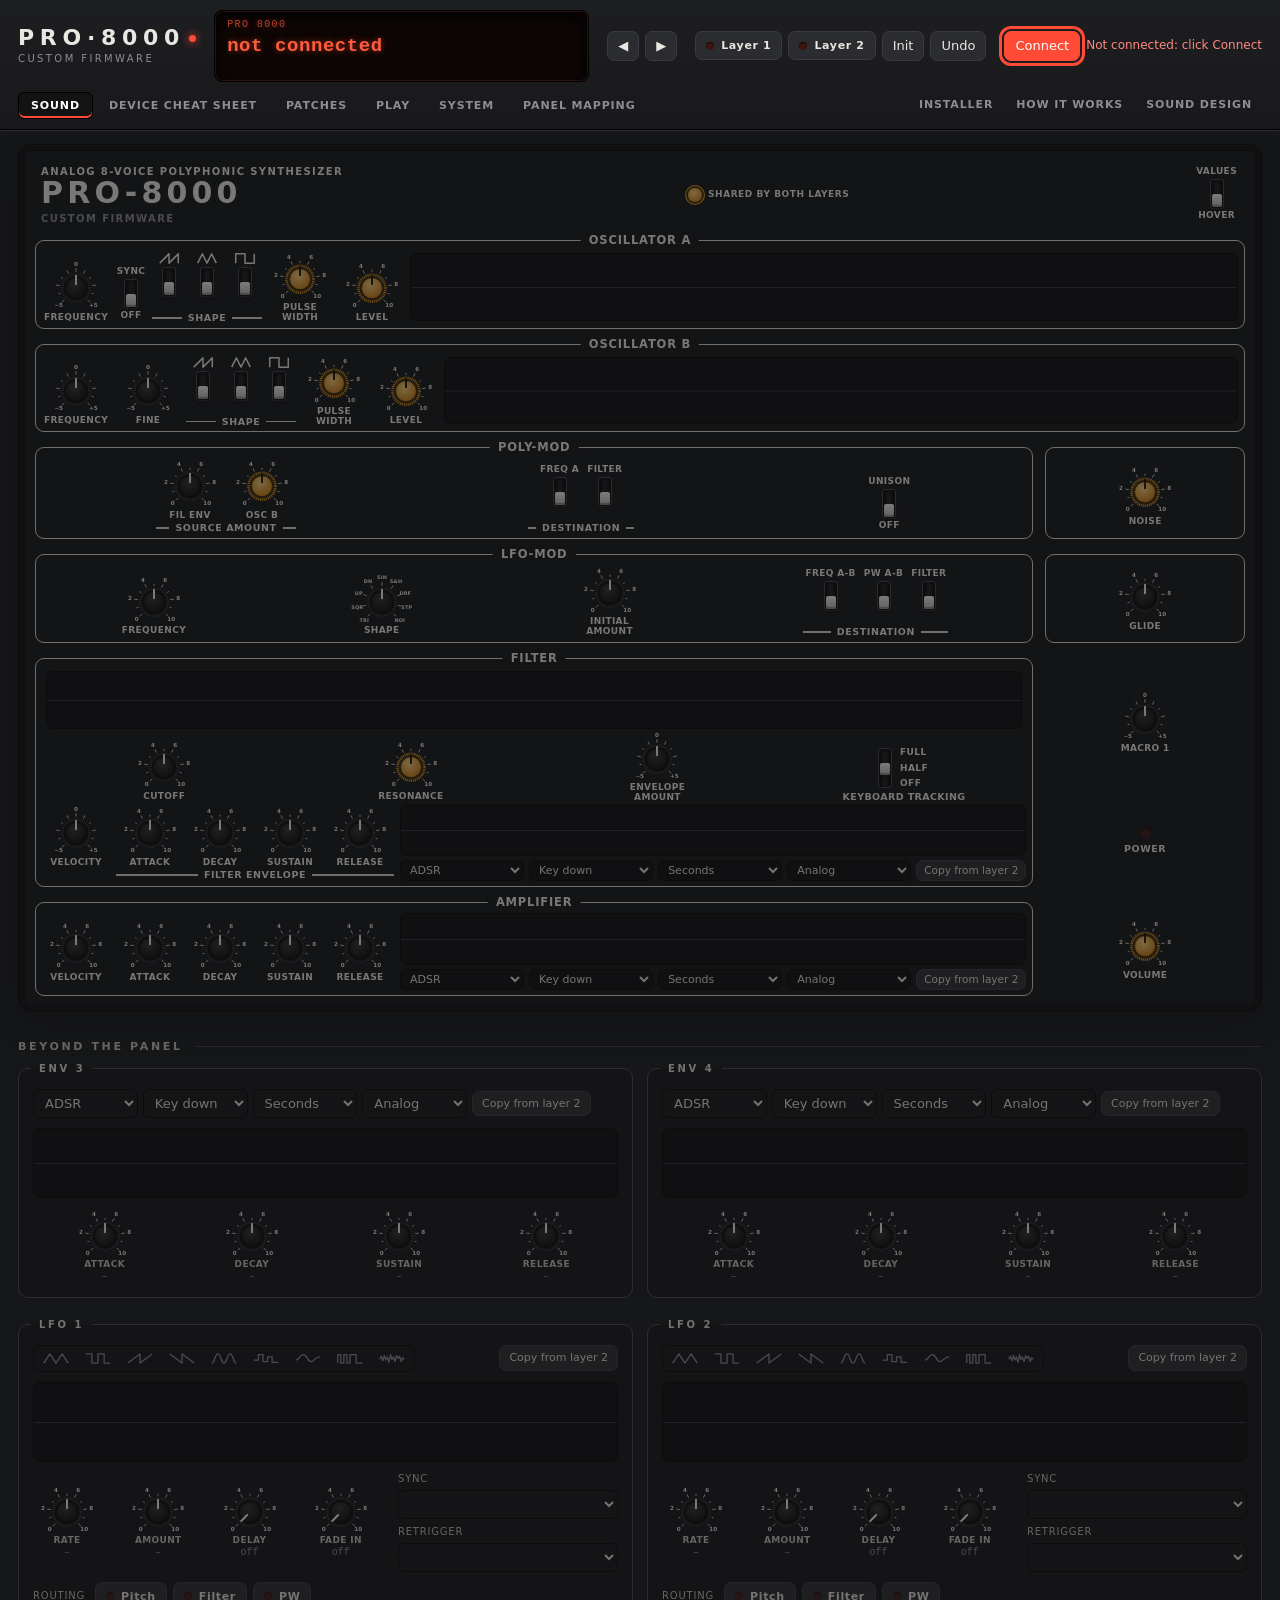
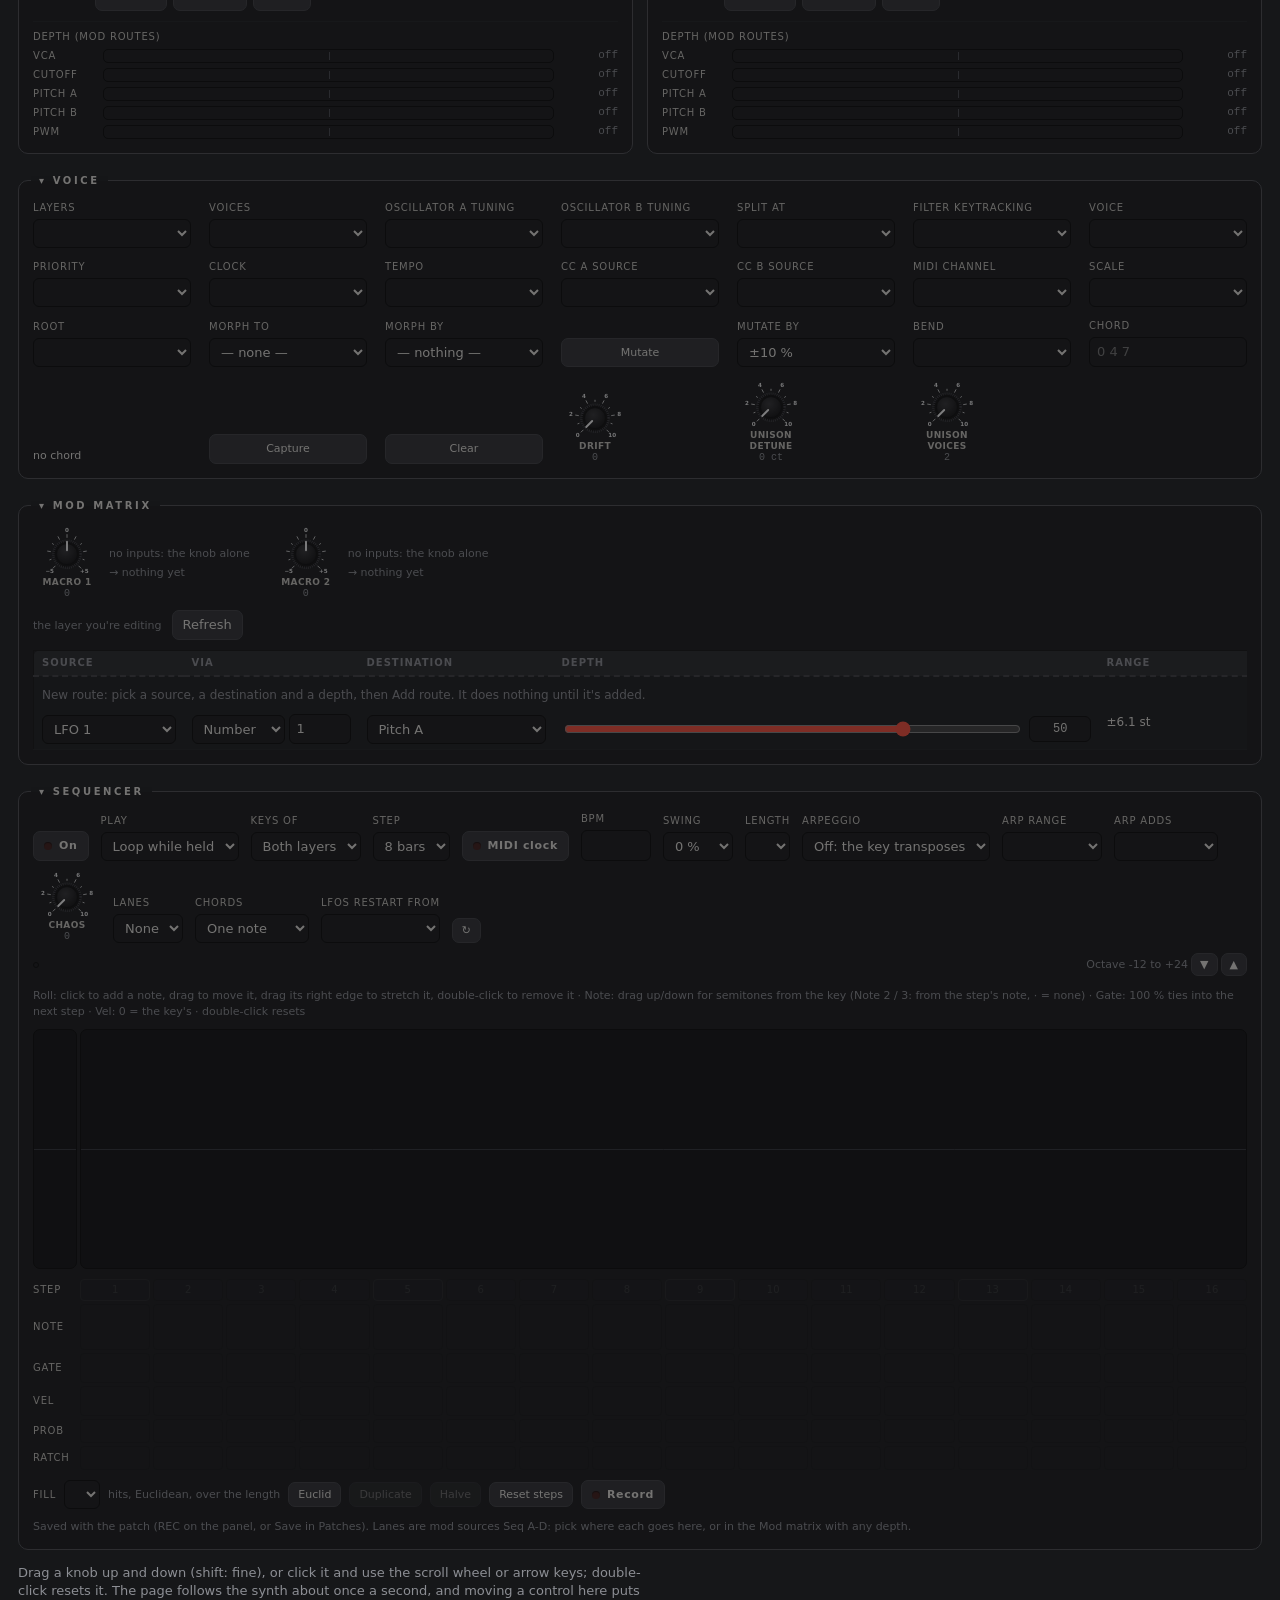
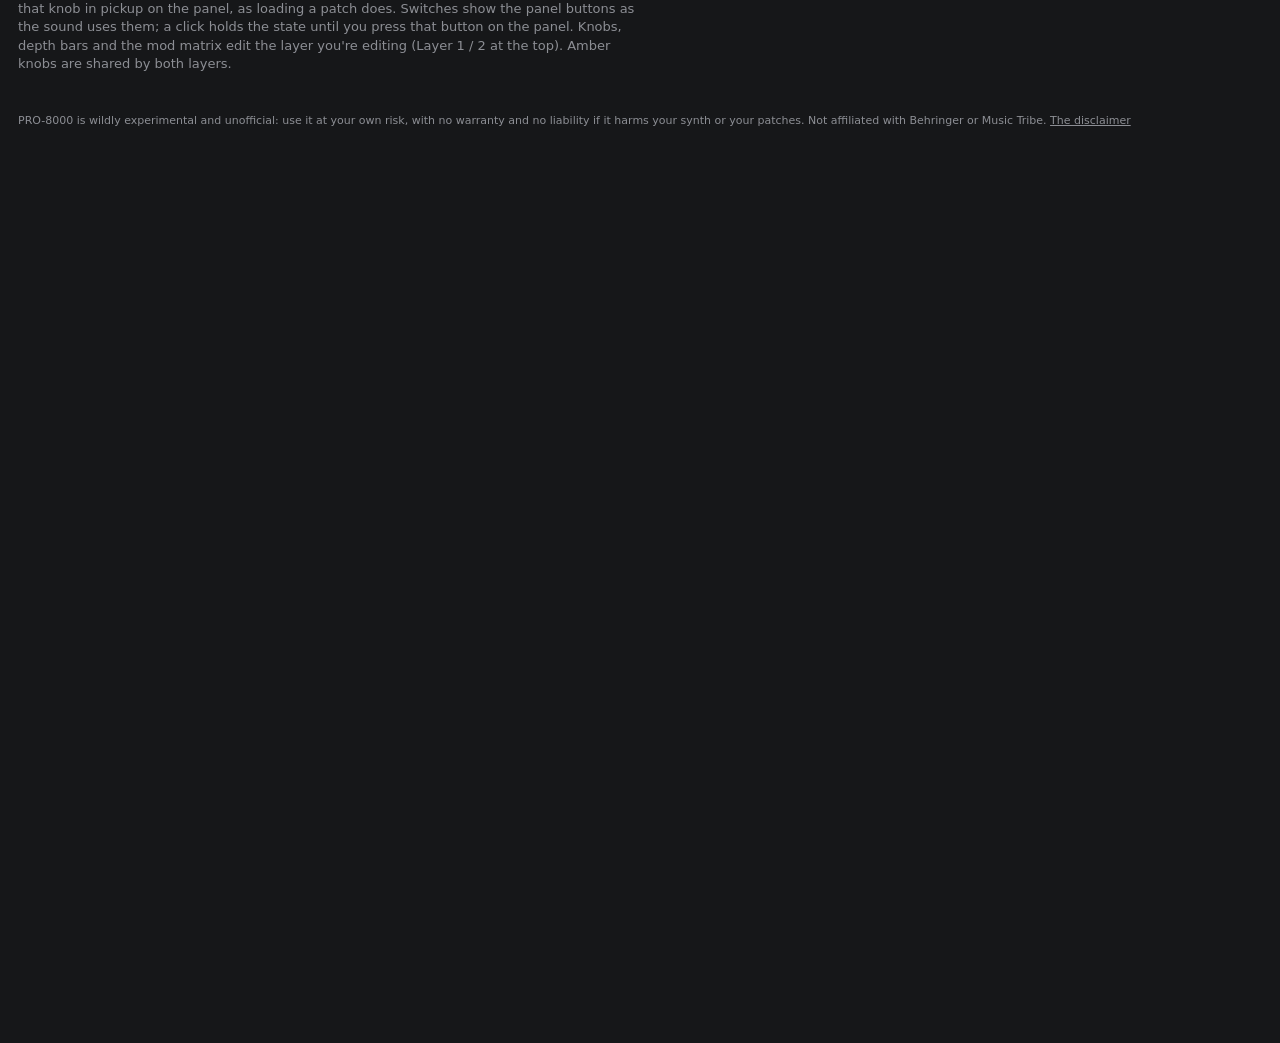
<file: tools/web/index.html>
<!doctype html>
<html lang="en">
<head>
<meta charset="utf-8">
<meta name="viewport" content="width=device-width, initial-scale=1">
<title>PRO-8000 Editor</title>
<style>
  /* A dark hardware panel (after the Crest editor): charcoal sections with silkscreen labels, black knobs with a
     lit arc, white-capped faders, red LED buttons and a red LED screen like the PRO-800's display. */
  :root {
    color-scheme: dark;
    --bg: #161719; --panel: #232427; --panel-2: #2b2c30; --edge: #3a3b40; --well: #121315;
    --text: #e9e7e2; --dim: #8c8e94; --label: #c9c7c1;
    --accent: #ff4a36; --accent-soft: rgba(255, 74, 54, .18);
    --trace: #f4f1ea; --trace-fill: rgba(255, 74, 54, .2);
    --screen: #0d0605; --screen-fg: #ff5b3d; --knob: #0c0c0e;
    --ok: #6cc596; --warn: #ff8a80;
    --sans: "Inter", "Helvetica Neue", system-ui, -apple-system, "Segoe UI", sans-serif;
    --mono: ui-monospace, "SF Mono", SFMono-Regular, Menlo, Consolas, monospace;
    /* names the other tabs use */
    --card: var(--panel); --ink: var(--text); --muted: var(--dim); --line: var(--edge); --on: var(--ok);
    --on-soft: rgba(108, 197, 150, .15);
  }
  * { box-sizing: border-box; }
  [hidden] { display: none !important; }
  html, body { margin: 0; background: var(--bg); color: var(--text); font: 13px/1.4 var(--sans); }
  body { -webkit-font-smoothing: antialiased; }
  button, select, input, textarea { font: inherit; color: inherit; }
  :focus-visible { outline: 2px solid var(--accent); outline-offset: 2px; }
  .dim, .muted { color: var(--dim); }
  .small { font-size: 11px; }

  /* ---------------------------------------------------------------- header */
  header {
    position: sticky; top: 0; z-index: 10; display: grid; gap: 10px 18px; align-items: center;
    grid-template-columns: auto minmax(260px, 1fr) auto auto auto; padding: 10px 18px;
    background: linear-gradient(#1d1e21, #19191b); border-bottom: 1px solid #000; box-shadow: 0 1px 0 #2c2d31;
  }
  .brand { display: flex; flex-direction: column; line-height: 1; color: inherit; text-decoration: none; }
  .logo { font: 800 22px/1 var(--sans); letter-spacing: .26em; }
  .logo::after { content: ""; display: inline-block; width: 7px; height: 7px; margin-left: 4px; border-radius: 50%;
                 background: var(--accent); box-shadow: 0 0 8px var(--accent); vertical-align: 3px; }
  .tagline { margin-top: 5px; font-size: 10px; letter-spacing: .24em; text-transform: uppercase; color: var(--dim); }
  .screen { min-width: 0; min-height: 58px; padding: 7px 12px 6px; border-radius: 8px; background: var(--screen);
            border: 1px solid #000; box-shadow: inset 0 0 0 1px #2a1210, inset 0 6px 18px rgba(0, 0, 0, .8);
            color: var(--screen-fg); font-family: var(--mono); text-shadow: 0 0 6px rgba(255, 80, 50, .55); }
  .screen > div { white-space: nowrap; overflow: hidden; text-overflow: ellipsis; }
  #scr-top { font-size: 10px; letter-spacing: .14em; text-transform: uppercase; opacity: .7; }
  #scr-big { font-size: 19px; font-weight: 600; letter-spacing: .03em; margin: 1px 0; }
  #scr-sub { font-size: 10px; opacity: .55; }
  #scr-sub:empty::before { content: "\00a0"; } /* an empty line keeps its height, so the header doesn't jump (#57) */
  #scr-big.renamable { cursor: text; }
  #scr-big.renamable:hover { text-decoration: underline dotted; text-underline-offset: 4px; }
  #scr-editrow:not([hidden]) { display: flex; gap: 12px; align-items: baseline; margin: 1px 0 0; /* the field's underline is the 1px */ font-size: 19px; font-weight: 600; letter-spacing: .03em; }
  #scr-edit { flex: 1; min-width: 0; padding: 0; border: 0; border-bottom: 1px dashed currentColor; border-radius: 0; background: none;
              color: inherit; font: inherit; letter-spacing: inherit; text-shadow: inherit; outline: none; }
  .hdr-group { display: flex; gap: 6px; align-items: center; flex-wrap: wrap; }
  #status { color: var(--dim); font-size: 12px; max-width: 280px; }
  #status.ok { color: var(--ok); }
  #status.bad { color: var(--warn); }
  nav.tabs { grid-column: 1 / -1; display: flex; flex-wrap: wrap; gap: 3px; }
  nav.tabs button { padding: 5px 12px; border-radius: 6px; border: 1px solid transparent; background: transparent;
                    color: var(--dim); cursor: pointer; font-size: 11px; font-weight: 600; letter-spacing: .08em;
                    text-transform: uppercase; }
  nav.tabs button.active { background: var(--well); border-color: #000; color: #fff; box-shadow: inset 0 -2px 0 var(--accent); }
  /* the two guides on the GitHub Pages site, at the end of the tab row */
  nav.tabs .guides { margin-left: auto; display: flex; gap: 3px; }
  nav.tabs .guides a { padding: 5px 10px; border-radius: 6px; color: var(--dim); font-size: 11px; font-weight: 600;
                       letter-spacing: .08em; text-transform: uppercase; text-decoration: none; white-space: nowrap; }
  nav.tabs .guides a:hover { color: var(--text); background: var(--panel-2); }
  @media (max-width: 900px) { header { grid-template-columns: 1fr; position: static; } }

  /* ---------------------------------------------------------------- generic */
  main { padding: 14px 18px 28px; max-width: 1720px; margin: 0 auto; }
  footer.disclaimer { max-width: 1720px; margin: 0 auto; padding: 0 18px 24px; color: var(--dim); font-size: 11px; }
  footer.disclaimer a { color: inherit; }
  .panel > section { margin-bottom: 22px; }
  .panel > section > h2, .sec > h2 { font: 700 10px/1 var(--sans); letter-spacing: .26em; text-transform: uppercase;
                                      color: var(--label); margin: 0 0 12px; }
  .panel > section > h2::before, .sec > h2::before { content: ""; display: inline-block; width: 14px; height: 2px;
    background: var(--accent); margin-right: 8px; vertical-align: 3px; }
  p.hint { color: var(--dim); margin: -4px 0 12px; max-width: 76ch; }
  button { border: 1px solid var(--edge); background: var(--panel-2); border-radius: 7px; padding: 5px 10px; cursor: pointer; }
  button:hover:not(:disabled) { background: #34353a; }
  button.primary, .chip.primary { background: var(--accent); border-color: var(--accent); color: #fff; }
  button:disabled { opacity: .4; cursor: default; }
  #connect.nudge { outline: 3px solid var(--accent); outline-offset: 2px; }
  select, input[type=number], input[type=text], textarea, td input.name {
    background: var(--well); border: 1px solid #000; border-radius: 6px; padding: 5px 7px; color: var(--text); min-width: 0; max-width: 100%; }
  select { cursor: pointer; }
  .row { display: flex; flex-wrap: wrap; gap: 8px 10px; align-items: center; }
  #json-text { display: block; width: 100%; box-sizing: border-box; margin: 10px 0; font: 12px/1.45 var(--mono); resize: vertical; }
  .panel > section > .row { margin-bottom: 10px; }
  .msg { color: var(--dim); font-size: 12px; min-height: 1.4em; }
  .msg.bad { color: var(--warn); }
  .msg.ok { color: var(--ok); }
  .tag { font-size: 10px; border: 1px solid var(--edge); border-radius: 4px; padding: 0 4px; color: var(--dim); }
  body.offline #tab-sound .synth, body.offline #tab-patches section,
  body.offline #tab-system section { opacity: .45; }
  .seg { display: inline-flex; flex-wrap: wrap; background: var(--well); border: 1px solid #000; border-radius: 7px; padding: 2px; gap: 2px; }
  .seg button, .seg-b { min-width: 34px; padding: 4px 7px; border: 0; border-radius: 5px; background: transparent; color: var(--dim);
                        font-size: 11px; font-weight: 600; }
  .seg button.active, .seg-b[aria-pressed="true"] { background: #3a3b41; color: #fff; box-shadow: inset 0 -2px 0 var(--accent); }
  .seg-b svg { width: 26px; height: 13px; display: block; fill: none; stroke: currentColor; stroke-width: 1.7; stroke-linejoin: round; }
  .chip { padding: 4px 9px; font-size: 11px; }
  .chip.small { padding: 3px 8px; }
  .chip.link[aria-pressed="true"], .chip.both[aria-pressed="true"] { background: var(--accent); border-color: var(--accent); color: #fff; }
  .ps-flt > .chip.link { justify-self: start; align-self: flex-start; width: auto; }
  .knob.linked .lbl::after { content: " ⇆"; }

  /* ---------------------------------------------------------------- the faceplate (after the PRO-800's own) */
  /* Black plate, white-framed sections with their names in the frame, knurled knobs in printed 0-10 scales and
     bat-lever switches, laid out as on the synth. The editor's extras (visuals, Env 3/4, LFO 2, voice, sequencer,
     mod matrix) follow below it. */
  .synth { display: flex; flex-direction: column; gap: 30px; }
  .face { --plate: #111214; --silk: #f1f1ec; --frame: #deded8;
    background: var(--plate); border: 1px solid #000; border-radius: 12px; padding: 20px 16px 14px;
    box-shadow: 0 12px 34px rgba(0, 0, 0, .55), inset 0 1px 0 rgba(255, 255, 255, .06), inset 0 0 0 6px #0b0b0c;
    display: grid; gap: 15px 12px; align-items: stretch;
    grid-template-columns: minmax(0, 6.4fr) minmax(0, 1.2fr) minmax(0, 5.85fr) minmax(0, 1.4fr);
    grid-template-areas: "osca osca brand brand" "oscb oscb flt tune" "pm noise flt tune" "lfo glide amp vol"; }
  .ps-osca { grid-area: osca; } .ps-oscb { grid-area: oscb; } .ps-pm { grid-area: pm; } .ps-noise { grid-area: noise; }
  .ps-lfo { grid-area: lfo; } .ps-glide { grid-area: glide; } .ps-flt { grid-area: flt; } .ps-amp { grid-area: amp; }
  .brandplate { grid-area: brand; } .loose-tune { grid-area: tune; } .loose-vol { grid-area: vol; }
  @media (max-width: 1280px) { /* the displays beside their knobs need the width: oscillators over the filter */
    .face { grid-template-columns: minmax(0, 5fr) minmax(0, 1fr);
      grid-template-areas: "brand brand" "osca osca" "oscb oscb" "pm noise" "lfo glide" "flt tune" "amp vol"; }
  }
  @media (max-width: 640px) {
    .face { grid-template-columns: 1fr; padding: 22px 10px 12px;
      grid-template-areas: "brand" "osca" "oscb" "pm" "noise" "lfo" "glide" "flt" "tune" "amp" "vol"; }
  }
  .ps { position: relative; min-width: 0; border: 1.5px solid var(--frame); border-radius: 9px; padding: 10px 6px 5px;
        display: flex; flex-wrap: wrap; align-items: flex-end; justify-content: space-around; gap: 2px 4px; }
  .ps > h3 { position: absolute; top: 0; left: 50%; transform: translate(-50%, -56%); margin: 0; padding: 0 8px;
             background: var(--plate); color: var(--silk); font: 800 11.5px/1 var(--sans); letter-spacing: .07em;
             text-transform: uppercase; white-space: nowrap; }
  .ps-noise, .ps-glide { justify-content: center; }
  .face .ps canvas.viz { flex: 1 1 150px; min-width: 150px; height: 66px; align-self: center; margin: 2px 0; }
  .face .pflex canvas.viz { flex: 1 1 130px; min-width: 130px; height: 60px; }
  /* a display that takes the section's spare height: the box stretches, the canvas fills it (a canvas sized by
     its own height would feed back into the row's height) */
  .viz-box { position: relative; flex: 1 1 150px; min-width: 150px; min-height: 60px; align-self: stretch; margin: 2px 0; }
  .face .viz-box > canvas.viz { position: absolute; inset: 0; width: 100%; height: 100%; min-width: 0; margin: 0; }
  .ps-pm, .ps-noise, .ps-glide, .ps-lfo { align-content: center; }
  .pflex { display: flex; flex-wrap: wrap; align-items: center; justify-content: center; gap: 4px 6px; min-width: 0; }
  .pflex .prow { flex: 0 1 auto; min-width: 0; }
  .env-side { flex: 1 1 150px; min-width: 150px; display: flex; flex-direction: column; gap: 4px; }
  .face .env-side canvas.viz { flex: none; width: 100%; min-width: 0; height: 52px; margin: 0; }
  .env-tools { display: flex; gap: 5px; align-items: center; min-width: 0; }
  .env-tools select { flex: 1; min-width: 0; }
  .env-tools-wrap { display: flex; flex-direction: column; gap: 4px; min-width: 0; }
  .env-extra { display: flex; gap: 6px; justify-content: flex-start; }
  .env-extra[hidden] { display: none; }
  .env-extra .knob { transform: scale(.8); transform-origin: top left; margin: 0 -10px -12px 0; }
  .face .env-tools { flex-wrap: wrap; }
  .face .env-tools select { padding: 2px 5px; font-size: 11px; background: #0b0b0c; min-width: 58px; }
  .face .env-tools .chip { padding: 2px 7px; font-size: 10.5px; white-space: nowrap; }
  .ps-amp > .pflex { flex: 1; }
  /* a section's Velocity knob, first in its envelope row in the filter and the amp, so the two rows keep lining up */
  .pflex > .knob { flex: none; }
  .ps-flt .pflex > .knob { margin-bottom: 11.5px; } /* the height of the caption under the filter's envelope knobs */
  /* a depth the knob can't reach: it rests at its end and the number stays in sight */
  .knob.out .val { color: #ff4a36; }
  .face:not(.values) .knob.out .val { visibility: visible; color: #ff4a36; }
  .face:not(.values) .knob.out .lbl { visibility: hidden; }
  .face .ps-flt > canvas.viz.flt { flex: none; width: calc(100% - 8px); min-width: 0; height: 58px; align-self: center; margin: 2px 0 0; }
  .ps-flt { flex-direction: column; align-items: stretch; justify-content: space-around; }
  .prow { display: grid; grid-template-columns: repeat(4, minmax(0, 1fr)); justify-items: center; align-items: end; gap: 2px; }
  .grp { display: flex; flex-direction: column; align-items: stretch; gap: 2px; }
  .grp-in { display: flex; gap: 4px; align-items: flex-end; justify-content: center; }
  .cap { display: flex; align-items: center; gap: 6px; color: var(--silk); font: 800 9.5px/1 var(--sans); letter-spacing: .06em;
         text-transform: uppercase; white-space: nowrap; }
  .cap::before, .cap::after { content: ""; flex: 1; min-width: 8px; height: 1.5px; background: var(--frame); }
  .loose { display: flex; flex-direction: column; align-items: center; justify-content: space-around; gap: 6px; }
  .brandplate { display: flex; align-items: center; justify-content: space-between; gap: 14px; padding: 0 6px; min-width: 0; }
  .brandplate .model { font: 800 30px/1 var(--sans); letter-spacing: .14em; color: var(--silk); }
  .brandplate .sub { font: 800 10px/1.3 var(--sans); letter-spacing: .14em; text-transform: uppercase; color: var(--silk); }
  .brandplate .sub.dim { color: var(--dim); margin-top: 4px; }
  .power { display: flex; flex-direction: column; align-items: center; gap: 5px; color: var(--silk); font: 800 9.5px var(--sans); letter-spacing: .06em; }
  .power i { width: 11px; height: 11px; border-radius: 50%; background: #3a1410; box-shadow: inset 0 1px 2px #000; }
  .power.on i { background: #ff3b2b; box-shadow: 0 0 10px #ff3b2b, 0 0 3px #fff inset; }

  /* knobs: knurled black, white pointer, printed scale */
  .knob { display: flex; flex-direction: column; align-items: center; width: 68px; min-width: 0; }
  .knob .dial { width: 64px; height: 50px; cursor: ns-resize; touch-action: none; border-radius: 12px; }
  .knob svg { width: 100%; height: 100%; overflow: visible; display: block; }
  .k-scale line { stroke: var(--silk, #eee); stroke-width: 1; }
  .k-scale text { fill: var(--silk, #eee); font: 700 7px var(--sans); text-anchor: middle; dominant-baseline: central; }
  .k-scale.names text { font-size: 6.2px; letter-spacing: .02em; }
  .k-scale text.on { fill: #ff4a36; }
  .k-grip { fill: #070708; stroke: #35353a; stroke-width: 3; stroke-dasharray: 1.3 1.25; }
  .k-cap { fill: url(#k-cap-fill); stroke: #000; stroke-width: .6; }
  /* amber knobs: parameters both layers share (one wire on the voice board, or one panel control) */
  .knob.shared .k-grip { fill: #3a2606; stroke: #e39a1c; }
  .knob.shared .k-cap { fill: url(#k-cap-shared); }
  .knob.shared .k-ptr { stroke: #140c00; }
  .knob.shared .dial:hover .k-grip, .knob.shared .dial.active .k-grip, .knob.shared .dial:focus-visible .k-grip { stroke: #ffc35a; }
  .legend { display: flex; align-items: center; gap: 6px; color: var(--silk); font: 800 9px/1 var(--sans); letter-spacing: .06em;
            text-transform: uppercase; white-space: nowrap; }
  .legend i { width: 14px; height: 14px; border-radius: 50%; background: radial-gradient(circle at 42% 34%, #ffd27a, #d98a10 70%);
              box-shadow: 0 0 0 2px #3a2606, 0 0 0 3px #e39a1c; }
  .k-ptr { stroke: #fff; stroke-width: 2.4; stroke-linecap: round; }
  /* the modulation range: an arc just inside the scale, in the panel's red */
  .k-mod { fill: none; stroke: #ff4a36; stroke-opacity: .9; stroke-width: 2; stroke-linecap: round; }
  .k-mod-part { fill: none; stroke: #ff4a36; stroke-opacity: .5; stroke-width: 1.2; }
  .knob.shared .k-mod, .knob.shared .k-mod-part { stroke: #ffb347; }
  .knob .dial:hover .k-grip, .knob .dial.active .k-grip, .knob .dial:focus-visible .k-grip { stroke: #56565c; }
  .knob .dial:focus-visible { outline-offset: -2px; }
  .knob .lbl { margin-top: 1px; color: var(--silk, var(--label)); font: 800 9px/1.15 var(--sans); letter-spacing: .04em;
               text-align: center; white-space: normal; }
  .knob .val { margin-top: 1px; min-height: 12px; font: 10px/1.2 var(--mono); color: var(--dim); }
  /* on the faceplate the value takes the label's place under the pointer, unless Values shows them all */
  .face:not(.values) .knob { display: grid; justify-items: center; align-content: end; }
  .face:not(.values) .knob .lbl, .face:not(.values) .knob .val { grid-row: 2; grid-column: 1; align-self: center; }
  .face:not(.values) .knob .val { visibility: hidden; color: var(--silk); margin: 1px 0 0; min-height: 0; }
  .face:not(.values) .knob:is(:hover, :focus-within) .val { visibility: visible; }
  .face:not(.values) .knob:is(:hover, :focus-within) .lbl { visibility: hidden; }

  /* bat-lever switches: up is on */
  .lever { display: flex; flex-direction: column; align-items: center; gap: 2px; min-width: 34px; padding: 1px 2px 2px; border: 0;
           border-radius: 6px; background: transparent; cursor: pointer; color: var(--silk, var(--text)); }
  .lever:hover:not(:disabled) { background: rgba(255, 255, 255, .04); }
  .lever .pos { font: 800 9px/1.1 var(--sans); letter-spacing: .04em; text-transform: uppercase; white-space: nowrap; min-height: 10px; }
  .lever .ico svg { width: 24px; height: 13px; display: block; fill: none; stroke: currentColor; stroke-width: 1.6; stroke-linejoin: round; }
  .slot { position: relative; display: block; width: 14px; height: 30px; border-radius: 3px; border: 1px solid #45454a;
          background: linear-gradient(90deg, #000, #1c1c1f 50%, #000); box-shadow: inset 0 1px 4px #000; }
  .bat { position: absolute; left: 1px; right: 1px; height: 13px; top: 14px; border-radius: 2px;
         background: linear-gradient(#fbfbf7, #b9b9b3); box-shadow: 0 2px 3px rgba(0, 0, 0, .8), inset 0 -2px 0 #8d8d88; transition: top .07s; }
  .lever[aria-pressed="true"] .bat { top: 1px; }
  .lever3 { display: flex; gap: 6px; align-items: center; }
  .lever3 .slot { height: 40px; cursor: pointer; }
  .lever3 .bat { height: 12px; }
  .lever3 .names { display: flex; flex-direction: column; justify-content: space-between; height: 40px; }
  .lever3 .names button { padding: 0 2px; border: 0; background: transparent; color: var(--silk); font: 800 9px/1 var(--sans);
                          letter-spacing: .04em; text-align: left; border-radius: 3px; }
  .lever3 .names button[aria-pressed="true"] { color: #ff4a36; }
  .lever3-box { display: flex; flex-direction: column; align-items: center; gap: 3px; }
  .lever3-box .lbl { color: var(--silk); font: 800 9.5px var(--sans); letter-spacing: .04em; }
  @media (max-width: 640px) { .lever3-box .lbl { white-space: normal; text-align: center; } }

  /* ---------------------------------------------------------------- the extras below the faceplate */
  .extras-head { display: flex; align-items: center; gap: 12px; margin: 0 0 -14px; color: var(--label);
                 font: 800 11px/1 var(--sans); letter-spacing: .24em; text-transform: uppercase; }
  .extras-head::after { content: ""; flex: 1; height: 1px; background: var(--edge); }
  .extras { display: grid; gap: 26px 14px; grid-template-columns: repeat(12, minmax(0, 1fr));
    grid-template-areas:
      "lfo1 lfo1 lfo1 lfo1 lfo2 lfo2 lfo2 lfo2 env2 env2 env2 env2"
      "lfo1 lfo1 lfo1 lfo1 lfo2 lfo2 lfo2 lfo2 env3 env3 env3 env3"
      "voice voice voice voice voice voice voice voice voice voice voice voice"
      "mtx mtx mtx mtx mtx mtx mtx mtx mtx mtx mtx mtx"
      "seq seq seq seq seq seq seq seq seq seq seq seq"; }
  .sec-seq { grid-area: seq; } .sec-matrix { grid-area: mtx; }
  .sec-env2 { grid-area: env2; } .sec-env3 { grid-area: env3; }
  /* Voice runs the width of the page, its groups in as many columns as fit */
  .extras .sec-voice { display: grid; gap: 12px 18px; }
  .extras .sec-voice { grid-template-columns: repeat(auto-fill, minmax(150px, 1fr)); align-items: end; }
  .extras .sec-voice > .row { display: contents; }
  .extras .sec-voice select { width: 100%; }
  .extras .sec-voice .knob { justify-self: start; order: 1; } /* the drift knob is taller than a select: last */
  .extras .sec-voice > .row > .chip { align-self: end; padding: 6px 9px; }
  .sec-lfo1 { grid-area: lfo1; } .sec-lfo2 { grid-area: lfo2; }
  .sec > .viz-box { flex: 1 1 80px; min-height: 80px; margin: 0; }
  .sec > .viz-box > canvas.viz { position: absolute; inset: 0; width: 100%; height: 100%; } .sec-voice { grid-area: voice; }
  @media (max-width: 1360px) {
    .extras { grid-template-columns: repeat(2, minmax(0, 1fr)); grid-template-areas:
      "env2 env3" "lfo1 lfo2" "voice voice" "mtx mtx" "seq seq"; }
  }
  @media (max-width: 760px) {
    .extras { grid-template-columns: 1fr; grid-template-areas: "env2" "env3" "lfo1" "lfo2" "voice" "mtx" "seq"; }
    main { padding: 10px; }
  }
  .sec { position: relative; min-width: 0; padding: 20px 14px 14px; border-radius: 10px; background: var(--well);
         border: 1px solid #4b4b50; display: flex; flex-direction: column; gap: 10px; }
  .sec > h2 { position: absolute; top: 0; left: 12px; transform: translateY(-50%); margin: 0; padding: 0 8px;
              background: linear-gradient(var(--bg) 50%, var(--well) 50%); color: var(--text); }
  .sec > h2::before { display: none; }
  /* A section that folds away: its title is the button, and with it folded only the frame and the title stay */
  .sec-toggle { border: 0; background: none; padding: 0; border-radius: 0; color: inherit; font: inherit; letter-spacing: inherit; text-transform: inherit; cursor: pointer; }
  .sec-toggle:hover { color: var(--accent); }
  .sec-toggle i { display: inline-block; font-style: normal; margin-right: 6px; transition: transform .12s; }
  .sec.collapsed .sec-toggle i { transform: rotate(-90deg); }
  .sec.collapsed { padding: 10px 14px; }
  .sec.collapsed > :not(h2) { display: none !important; }
  .sec .row { justify-content: space-between; }
  .sec-tools { display: flex; gap: 6px; align-items: center; justify-content: space-between; flex-wrap: wrap; }
  .sec-tools select { flex: 1; }
  .krow { display: flex; flex-wrap: wrap; justify-content: space-around; gap: 4px; }
  .macros { justify-content: flex-start !important; gap: 10px 22px; }
  .sec-matrix > .row { justify-content: flex-start; }
  .macro { display: flex; align-items: center; gap: 8px; min-width: 0; }
  .macro .wires { display: flex; flex-direction: column; gap: 3px; min-width: 0; max-width: 22em; }
  .lbl { font-size: 10px; letter-spacing: .08em; text-transform: uppercase; color: var(--label); white-space: nowrap; }
  .val { font: 11px/1.2 var(--mono); color: var(--dim); white-space: nowrap; }
  .sel { display: flex; flex-direction: column; gap: 4px; min-width: 0; }
  canvas.viz { width: 100%; height: 70px; display: block; background: #0b0b0c; border-radius: 7px; border: 1px solid #000; }
  canvas.viz.flt, canvas.viz.lfo, canvas.viz.osc { height: 80px; }

  /* LED buttons */
  .led { display: inline-flex; align-items: center; gap: 7px; padding: 6px 10px; font-size: 11px; font-weight: 600; letter-spacing: .06em; }
  .led .lamp { width: 8px; height: 8px; border-radius: 50%; background: #3b1612; box-shadow: inset 0 1px 1px rgba(0, 0, 0, .7); flex: none; }
  .led[aria-pressed="true"] .lamp { background: var(--accent); box-shadow: 0 0 9px var(--accent), 0 0 2px #fff; }
  .led[aria-pressed="true"] { border-color: #5a2a24; }
  .routing { display: flex; flex-wrap: wrap; gap: 6px; align-items: center; }
  .routing > .lbl { margin-right: 4px; }
  .lfo-sel { display: flex; flex-direction: column; gap: 6px; flex: 1; min-width: 140px; max-width: 220px; }

  /* depth bars */
  .depths { display: flex; flex-direction: column; gap: 5px; border-top: 1px solid #1a1b1d; padding-top: 8px; }
  .depth-row { display: grid; grid-template-columns: 62px 1fr 56px; gap: 8px; align-items: center; }
  .depth { position: relative; height: 14px; background: var(--well); border: 1px solid #000; border-radius: 5px; cursor: ew-resize; touch-action: none; }
  .d-mid { position: absolute; left: 50%; top: 2px; bottom: 2px; width: 1px; background: #44464d; }
  .d-fill { position: absolute; top: 3px; bottom: 3px; background: var(--trace); border-radius: 2px; }
  .depth.neg .d-fill { background: var(--accent); }
  .depth-row .val { text-align: right; }

  /* step pattern */
  .step-edit { display: flex; flex-direction: column; gap: 6px; }
  .steps { display: grid; grid-template-columns: repeat(16, minmax(0, 1fr)); gap: 3px; }
  .step { height: 22px; padding: 0; border-radius: 4px; background: #1b1c1f; border: 1px solid #000; }
  .step.beat { border-color: #4a4b50; }
  .step.on { background: var(--accent); border-color: var(--accent); box-shadow: 0 0 8px var(--accent-soft); }
  .step[disabled] { opacity: .2; }
  .step-tools { display: flex; flex-wrap: wrap; gap: 4px; align-items: center; }

  /* sequencer */
  .seq-top { display: flex; flex-wrap: wrap; gap: 8px 12px; align-items: flex-end; }
  .seq-top input[type=number] { width: 70px; }
  canvas.viz.seq { height: 240px; touch-action: none; cursor: crosshair; }
  canvas.viz.seq-keys { height: 240px; }
  .seq-octave { display: inline-flex; gap: 3px; align-items: center; margin-left: auto; white-space: nowrap; }
  canvas.viz.seq-over { height: 16px; }
  .seq-roll { display: grid; grid-template-columns: 44px 1fr; gap: 3px; align-items: center; }
  .seq-pages { display: flex; gap: 12px; align-items: center; flex-wrap: wrap; }
  .seq-grid { display: grid; grid-template-columns: 44px repeat(16, minmax(0, 1fr)); gap: 3px; }
  .seq-labels { display: grid; grid-template-rows: var(--seq-rows, 22px 46px 30px 30px 24px 24px); gap: 3px; align-items: center; }
  .seq-col { display: grid; grid-template-rows: var(--seq-rows, 22px 46px 30px 30px 24px 24px); gap: 3px; min-width: 0; }
  .seq-tools { display: flex; gap: 8px; align-items: center; flex-wrap: wrap; }
  .cell.prob .c-fill, .cell.ratch .c-fill { background: rgba(154, 208, 255, .2); }
  .seq-col .step { font-size: 10px; color: var(--dim); }
  .seq-col .step.on { color: #fff; }
  .seq-col.beat .step:not(.on) { border-color: #4a4b50; }
  .cell { position: relative; overflow: hidden; background: var(--well); border: 1px solid #000; border-radius: 4px; cursor: ns-resize;
          touch-action: none; display: flex; align-items: center; justify-content: center; font: 10px var(--mono); color: var(--text); }
  .cell .c-fill { position: absolute; left: 0; right: 0; bottom: 0; background: rgba(255, 74, 54, .28); }
  .cell.note .c-fill { background: rgba(244, 241, 234, .12); }
  .cell span { position: relative; }
  .cell.off { opacity: .2; cursor: default; }
  .cell.active { outline: 1px solid var(--accent); }
  .lane-row { display: grid; grid-template-columns: 44px 1fr; gap: 3px; align-items: stretch; }
  .lane-head { grid-column: 1 / -1; display: flex; gap: 8px; align-items: center; }
  .lane-head select { max-width: 260px; }
  canvas.viz.lane { grid-column: 2; height: 52px; cursor: crosshair; touch-action: none; }
  @media (max-width: 760px) { .seq-grid { grid-template-columns: 30px repeat(8, minmax(0, 1fr)); } .seq-col:nth-child(n+10) { display: none; }
    .seq-roll, .lane-row { grid-template-columns: 30px 1fr; } }

  /* ---------------------------------------------------------------- the device cheat sheet */
  .cheat { display: grid; gap: 24px 14px; grid-template-columns: repeat(auto-fill, minmax(340px, 1fr)); margin-top: 18px; }
  .cs { position: relative; min-width: 0; padding: 20px 14px 12px; border: 1.5px solid #deded8; border-radius: 10px; background: #111214; }
  .cs > h3 { position: absolute; top: 0; left: 14px; transform: translateY(-56%); margin: 0; padding: 0 8px;
             background: linear-gradient(var(--bg) 50%, #111214 50%); color: #f1f1ec; font: 800 12px/1 var(--sans);
             letter-spacing: .07em; text-transform: uppercase; }
  .cs-wide { grid-column: 1 / -1; }
  .cs ul, .cs ol { margin: 0; padding-left: 18px; display: flex; flex-direction: column; gap: 6px; }
  .cs p { margin: 8px 0 0; }
  .cs ol.steps-line { flex-direction: row; flex-wrap: wrap; gap: 6px 22px; margin-bottom: 12px; }
  .ct { background: transparent; border: 0; }
  .ct td, .ct th { padding: 4px 6px; vertical-align: top; }
  .ct td:first-child { white-space: nowrap; color: var(--label); }
  .ct-pair { display: grid; gap: 14px; grid-template-columns: repeat(auto-fit, minmax(320px, 1fr)); }
  kbd { display: inline-block; padding: 1px 6px; border-radius: 4px; border: 1px solid #55555b; border-bottom-width: 2px;
        background: #26272b; color: #f1f1ec; font: 700 10.5px/1.5 var(--sans); letter-spacing: .03em; white-space: nowrap; }
  code.lcd { display: inline-block; padding: 0 5px; border-radius: 3px; background: var(--screen); color: var(--screen-fg);
             font: 600 11.5px/1.5 var(--mono); text-shadow: 0 0 5px rgba(255, 80, 50, .5); white-space: pre; }

  /* ---------------------------------------------------------------- other tabs */
  .grid { display: grid; gap: 8px; grid-template-columns: repeat(auto-fill, minmax(170px, 1fr)); }
  .card { background: var(--panel); border: 1px solid #0c0c0d; border-radius: 8px; padding: 8px; transition: border-color .4s, background .4s; }
  .card.hot { border-color: var(--accent); background: var(--accent-soft); transition: none; }
  .card .id { font-size: 11px; color: var(--dim); display: flex; justify-content: space-between; }
  .card input { width: 100%; border: 1px solid transparent; border-radius: 4px; padding: 2px 4px; background: transparent; margin: 2px 0 4px; }
  .card input:focus, .card input:hover { border-color: var(--edge); outline: none; }
  .bar { height: 6px; background: var(--well); border-radius: 3px; overflow: hidden; }
  .bar > div { height: 100%; width: 0; background: var(--accent); }
  .state { font-weight: 600; }
  .state.on { color: var(--ok); }
  .keys { display: grid; gap: 6px; grid-template-columns: repeat(auto-fill, minmax(120px, 1fr)); }
  .key.pressed { border-color: var(--ok); background: var(--on-soft); }
  .disp { display: grid; gap: 4px; grid-template-columns: 70px repeat(8, minmax(0, 1fr)); align-items: stretch; }
  .disp .addr { color: var(--dim); font-size: 12px; align-self: center; }
  .bit { border: 1px solid var(--edge); background: var(--panel); border-radius: 6px; padding: 4px; min-width: 0; }
  .bit.lit { border-color: var(--accent); background: var(--accent-soft); }
  .bit.current { outline: 2px solid var(--accent); }
  .bit button { width: 100%; padding: 2px; font-size: 11px; }
  .bit input { width: 100%; font-size: 11px; border: 0; background: transparent; padding: 2px; }
  textarea { width: 100%; min-height: 160px; font: 12px var(--mono); }
  #encoder { font-size: 20px; font-weight: 600; }
  .piano { position: relative; height: 150px; user-select: none; touch-action: none; overflow-x: auto; }
  .piano .white, .piano .black { position: absolute; top: 0; border: 1px solid #0008; border-radius: 0 0 6px 6px;
    display: flex; align-items: flex-end; justify-content: center; font: 10px var(--mono); color: #555; padding-bottom: 6px; }
  .piano .white { height: 150px; background: #e9ebe3; z-index: 0; }
  .piano .black { height: 92px; background: #22251d; color: #888; z-index: 1; }
  .piano .down { background: var(--accent) !important; color: #fff; }
  #route-log { font: 12px var(--mono); color: var(--dim); }
  table { border-collapse: collapse; width: 100%; background: var(--panel); border: 1px solid #0c0c0d; border-radius: 8px; }
  th, td { text-align: left; padding: 5px 8px; border-bottom: 1px solid #1a1b1d; font-size: 13px; }
  th { color: var(--dim); font-weight: 600; font-size: 10px; letter-spacing: .1em; text-transform: uppercase; }
  tr.current td { background: var(--accent-soft); }
  td.slot { font: 12px var(--mono); white-space: nowrap; }
  td.actions { white-space: nowrap; text-align: right; }
  td.actions button { padding: 2px 8px; font-size: 12px; }
  td input.name { width: 100%; min-width: 120px; border-color: transparent; background: transparent; }
  td input.name:hover, td input.name:focus { border-color: var(--edge); background: var(--well); outline: none; }
  .kind { font-size: 11px; color: var(--dim); }
  .kind.corrupt { color: var(--warn); }
  .table-wrap { overflow-x: auto; }
  pre.out { font: 12px var(--mono); background: var(--well); border: 1px solid #000; border-radius: 6px; padding: 8px; overflow-x: auto; margin: 0; }
  .stat { display: inline-block; background: var(--panel); border: 1px solid #0c0c0d; border-radius: 8px; padding: 8px 12px; margin: 0 8px 8px 0; min-width: 120px; }
  .stat b { display: block; font-size: 18px; }
  .stat span { color: var(--dim); font-size: 12px; }
  /* The columns are set, so what the Range cells say can't move a slider under the mouse. The Depth column gets the rest:
     at least 2 px a step, so one step can be picked without zooming. */
  table.routes-table { table-layout: fixed; min-width: 1362px; }
  .routes-table col:nth-child(1) { width: 150px; }
  .routes-table col:nth-child(2) { width: 175px; }
  .routes-table col:nth-child(3) { width: 195px; }
  .routes-table col:nth-child(5) { width: 200px; }
  /* A hidden cell takes no column, so with Layers hidden the buttons are in the sixth and the seventh (the footer's colspan) stays empty */
  .routes-table col:nth-child(6) { width: 96px; }
  .routes-table col:nth-child(7) { width: 0; }
  .routes-table:has(th.both-cell:not([hidden])) col:nth-child(6) { width: 64px; }
  .routes-table:has(th.both-cell:not([hidden])) col:nth-child(7) { width: 96px; }
  .routes-table select { width: 100%; min-width: 0; }
  .dest-cell, .via-cell { display: flex; gap: 4px; align-items: center; }
  .dest-cell select, .via-cell select { flex: 1; width: auto; }
  .via-cell input[type=number] { width: 62px; flex: none; }
  .depth-cell { display: flex; gap: 6px; align-items: center; }
  .depth-cell input[type=range] { flex: 1; min-width: 0; accent-color: var(--accent); }
  .depth-cell input[type=number] { font: 12px var(--mono); width: 62px; flex: none; text-align: right; }
  td.range { font-size: 12px; white-space: nowrap; line-height: 1.25; overflow: hidden; text-overflow: ellipsis; }
  td.range small { display: block; min-height: 1.25em; color: var(--dim); font-size: 11px; overflow: hidden; text-overflow: ellipsis; }
  tr.new-head td { border-top: 2px dashed var(--edge); color: var(--dim); font-size: 12px; padding-top: 10px; border-bottom: 0; }
  tr.new-head td, tr.new-route td { background: var(--bg); }
  @media (max-width: 600px) { td.actions { white-space: normal; } }
</style>
</head>
<body class="offline">
<header>
  <a class="brand" href="https://klaine.github.io/pro-8000/" title="The guides and this editor online"><span class="logo">PRO·8000</span><span class="tagline">custom firmware</span></a>
  <div class="screen" aria-live="polite"><div id="scr-top">pro 8000</div><div id="scr-big">not connected</div><div id="scr-editrow" hidden><span id="scr-label"></span><input id="scr-edit" maxlength="16" spellcheck="false" autocomplete="off" aria-label="Patch name" placeholder="(no name)"></div><div id="scr-sub"></div></div>
  <div class="hdr-group" id="patch-step">
    <button type="button" id="patch-prev" aria-label="Previous patch" title="the previous patch, as VALUE on the panel: an empty slot gives the init sound, and P1 goes round to P128">◀</button>
    <button type="button" id="patch-next" aria-label="Next patch" title="the next patch, as VALUE on the panel: an empty slot gives the init sound, and P128 goes round to P1">▶</button>
  </div>
  <div class="hdr-group" id="layers">
    <button type="button" class="led" data-v="0" title="edit layer 1 (Seq 1 on the panel)"><i class="lamp"></i><span>Layer 1</span></button>
    <button type="button" class="led" data-v="1" title="edit layer 2 (Seq 2 on the panel)"><i class="lamp"></i><span>Layer 2</span></button>
    <button type="button" id="init-top" title="load the init sound, or your init patch (System tab), not saved anywhere yet (a held Perf on the panel)">Init</button>
    <button type="button" id="undo-top" data-needs="unisonVoices" title="undo the last patch load or Init, with its sequence, name and slot; again redoes (Shift + Perf on the panel)">Undo</button>
  </div>
  <div class="hdr-group">
    <button class="primary" id="connect">Connect</button>
    <span id="status">Not connected. Needs Chrome or Edge (WebMIDI with SysEx).</span>
  </div>
  <nav class="tabs" id="tabs">
    <button data-tab="sound">Sound</button><button data-tab="device">Device cheat sheet</button>
    <button data-tab="patches">Patches</button><button data-tab="play">Play</button>
    <button data-tab="system">System</button><button data-tab="mapping">Panel mapping</button>
    <span class="guides"><a href="install.html" title="Install or update the firmware, set up the patch memory, go back to stock">Installer</a><a href="https://klaine.github.io/pro-8000/how-it-works.html" title="The guide: how the firmware works">How it works</a><a href="https://klaine.github.io/pro-8000/sound-design.html" title="The guide: new territory for sound design">Sound design</a></span>
  </nav>
</header>
<main>
<div class="panel" id="tab-sound">
  <svg width="0" height="0" style="position:absolute" aria-hidden="true"><defs>
    <radialGradient id="k-cap-fill" cx="42%" cy="34%" r="70%"><stop offset="0" stop-color="#2e2e31"/><stop offset="1" stop-color="#09090a"/></radialGradient>
    <radialGradient id="k-cap-shared" cx="42%" cy="34%" r="70%"><stop offset="0" stop-color="#ffd27a"/><stop offset="1" stop-color="#c97a08"/></radialGradient>
  </defs></svg>
  <div class="synth" id="synth"></div>
  <p class="hint" style="margin-top:14px">Drag a knob up and down (shift: fine), or click it and use the scroll
    wheel or arrow keys; double-click resets it. The page follows the synth about once a second, and moving a control here puts that
    knob in pickup on the panel, as loading a patch does. Switches show the panel buttons as the sound uses them; a
    click holds the state until you press that button on the panel. Knobs, depth bars and the mod matrix edit the
    layer you're editing (Layer 1 / 2 at the top). Amber knobs are shared by both layers.</p>
</div>

<div class="panel" id="tab-device">
  <p class="hint">Everything this firmware adds, reached from the synth itself. <kbd>Buttons</kbd> are as printed on the panel;
    <code class="lcd">codes</code> are what the display shows. Web-only features are listed at the end.</p>
  <div class="cheat">
    <section class="cs cs-wide">
      <h3>Buttons that do new jobs</h3>
      <table class="ct">
        <tr><td><kbd>Seq 1</kbd> / <kbd>Seq 2</kbd></td><td>Choose the layer the knobs edit. Hold one and turn FREQ A or B: the knob's quarter picks that oscillator's tuning mode, bottom to top <code class="lcd">SEnI</code> <code class="lcd">OCt</code> <code class="lcd">FrEE</code> <code class="lcd">FIHd</code>.</td></tr>
        <tr><td>Hold <kbd>Rec</kbd> + <kbd>Seq 1</kbd></td><td>Record steps from MIDI <code class="lcd">rSEq</code> (REC blinks fast): each note is the next step <code class="lcd">St 3</code>, <kbd>Seq 2</kbd> a rest, <kbd>Rec</kbd> or <kbd>Seq 1</kbd> ends <code class="lcd">donE</code>. The first note is offset 0. <kbd>Rec</kbd> then saves it with the patch.</td></tr>
        <tr><td><kbd>Arp Up-Dn</kbd></td><td>LFO knobs, Shape button and LFO routing edit LFO 1 or LFO 2 (LED lit = LFO 2) <code class="lcd">LFO1</code> <code class="lcd">LFO2</code></td></tr>
        <tr><td><kbd>Arp Assign</kbd></td><td>Mod assign: the mod matrix (LED blinks: slowly for the source, fast once it's taken) <code class="lcd">SrC</code></td></tr>
        <tr><td><kbd>LFO Shape</kbd></td><td>Next shape at every press; for 2 s after, <kbd>VALUE</kbd> steps both ways (until a knob or another button shows on the display)</td></tr>
        <tr><td><kbd>VALUE</kbd> after a knob</td><td>While a knob's value shows (1.5 s), a click cycle moves it a tenth <code class="lcd">53.4</code> (Free tuning a tenth of a semitone, a stepped knob a step); the knob then waits until turned, and a save keeps it. Not in a menu, a save or MOD ASSIGN; Shift + <kbd>VALUE</kbd> still steps ten patches</td></tr>
        <tr><td>Keyboard-tracking switch</td><td>Keyboard tracking, as printed (a loaded patch's value holds until it moves)</td></tr>
        <tr data-needs="chord"><td><kbd>Unison</kbd></td><td><code class="lcd">Un.on</code> / <code class="lcd">Un.oF</code>. Turned on with 2 or more keys held: they're the patch's chord <code class="lcd">CHrd</code>, and every key plays it (in place of the unison stack); with one key or none, plain unison and no chord. The pedal pressed over 2 or more keys in Unison takes a new chord too. Saved with the patch; Unison off keeps it</td></tr>
        <tr><td>Waveform, Sync, PMOD, LFO routing buttons</td><td>As printed; each press shows what now sounds: an oscillator's waves in fixed places, saw, tri, square <code class="lcd">A.St_</code> <code class="lcd">b.oFF</code>, the others <code class="lcd">SY.on</code> <code class="lcd">PA.oF</code> <code class="lcd">PF.on</code> <code class="lcd">Fr.on</code></td></tr>
        <tr><td><kbd>Sync Clock</kbd></td><td>Tap the tempo (LED blinks on the beat; right after a tap <kbd>VALUE</kbd> sets it), hold to restart the bar, Shift + press cycles the clock: <code class="lcd">nIdI</code> <code class="lcd">Int</code> <code class="lcd">SYnC</code>.</td></tr>
        <tr><td><kbd>Sync Source</kbd></td><td>Shift: hold, or press twice to latch (LED). Drift, the LFO's delay / fade, detune and the macro offsets go where the knob points, with pickup (a dot until it's reached); the rest move by how far the knob turns. Filter ADSR knobs → Env 3, amp ADSR knobs → Env 4; LFO FREQ / AMOUNT → the LFO's delay / fade; GLIDE → drift; M TUNE → detune; FINE → bend range; CUTOFF / RESONANCE → macro offsets; A / B LEVEL → CC A / B numbers<span data-needs="midiChannel">; NOISE → the MIDI channel (<code class="lcd">CHnL</code>)</span>; M VOL / FIL ENV AMT → the edit layer's Velocity routes to the VCA and the cutoff, the page's Velocity knobs (<code class="lcd">VE.A</code> / <code class="lcd">VE.F</code>; firmware 0.9.4 and up)<span data-needs="pickup">; PMOD FIL ENV → knob pickup <code class="lcd">P.UP</code> <code class="lcd">on</code> / <code class="lcd">OFF</code> (a quarter turn; on firmware before 0.9.4 it's FIL ENV AMT)</span>. With Rec: compare; Perf: undo the last load or init (sequence, morph target and name too; again redoes); Preset: save here; Seq 1 / 2: copy the layer; 1-9: a Settings page<span data-needs="initPatch">; Settings: the system menu</span>; 0: panic.</td></tr>
        <tr><td><kbd>Preset</kbd></td><td>Preset mode (a patch loaded) ↔ manual mode (the whole panel live; the display shows <code class="lcd">PAnL</code>)</td></tr>
        <tr><td><kbd>Rec</kbd></td><td>Save: it blinks, pick a slot, <kbd>Rec</kbd> again <code class="lcd">donE</code></td></tr>
        <tr><td><kbd>Perf</kbd></td><td>Hold (0.6 s): the init sound (one saw, filter open, velocity → VCA 70 and → cutoff 20)<span data-needs="initPatch">, or your init patch <code class="lcd">InIt.</code>; a tap only says <code class="lcd">HoLd</code></span></td></tr>
        <tr><td><kbd>Settings</kbd></td><td>The settings menu <code class="lcd">SEt</code> (keys 0-9 below)<span data-needs="initPatch">. Held, or Shift + Settings: the system menu <code class="lcd">SYS</code> (LED blinking): 1 <code class="lcd">CHnL</code>, 2 <code class="lcd">P.UP</code>, 3 <code class="lcd">CC.A</code>, 4 <code class="lcd">CC.b</code>, 5 <code class="lcd">CLoC</code>, 6 <code class="lcd">tEnP</code>, 7 <code class="lcd">InIt</code> (your init patch)<span data-needs="midiOut">, 8 <code class="lcd">dIn</code> MIDI out (Arp Up-Dn: <code class="lcd">nOtE</code> <code class="lcd">CH.ou</code> <code class="lcd">CL.ou</code> <code class="lcd">Pt.CC</code> <code class="lcd">PC.ou</code>)</span><span data-needs="displayHold">, 9 <code class="lcd">diSP</code> how long an edit stays on the display, 0 <code class="lcd">bEAt</code> the beat LED</span>; Shift + <kbd>VALUE</kbd> moves ten</span></td></tr>
        <tr><td><kbd>Tune</kbd></td><td>Autotune, about 25 s, silent <code class="lcd">tUnE</code></td></tr>
      </table>
    </section>

    <section class="cs">
      <h3>The display</h3>
      <ul>
        <li>A knob shows its value while turned, in real units: FREQ A/B follow their mode (semitones, octaves or Hz for Fixed), cents (FINE), −99..99 (M TUNE, Macro 1), Hz with a point from 1 kHz (CUTOFF), ms / s (envelopes, GLIDE), divisions when synced (LFO FREQ). PW A / B: 5-95 % of the cycle, 50 a square.</li>
        <li>No plus sign: positive values have none.</li>
        <li><b>A dot after the value</b> = the knob hasn't picked up yet. Turn it past (or onto) the stored value and it takes over; untouched it never does, however close it rests. Happens after loading a patch, switching layer / LFO / envelope, or editing from the web page.<span data-needs="pickup"> With pickup off (Shift + PMOD FIL ENV <code class="lcd">P.UP</code> <code class="lcd">OFF</code>) the knob takes over as soon as you move it: the value jumps to it.</span></li>
      </ul>
    </section>

    <section class="cs">
      <h3>Patches</h3>
      <ul>
        <li><b>Load:</b> in preset mode, type the number (1-128; a third digit or a 3 s pause ends it), or <kbd>VALUE</kbd> steps through them, further the faster it turns (<kbd>Shift</kbd> + <kbd>VALUE</kbd>: ten at a time, round the ends), and loads once it has rested half a second, a dot until then (<code class="lcd">P  7.</code>, then <code class="lcd">P  7</code>). An empty slot loads the init sound.</li>
        <li><b>Save:</b> <kbd>Rec</kbd>, two digits or <kbd>VALUE</kbd>, <kbd>Rec</kbd>. <kbd>Preset</kbd> cancels.<span data-needs="initPatch"> <kbd>Perf</kbd> instead of the second <kbd>Rec</kbd>: saved there, and it's your init patch.</span></li>
        <li><b>Init:</b> hold <kbd>Perf</kbd>, then <kbd>Rec</kbd> to keep it anywhere.</li>
        <li>A patch keeps both layers, settings, routes, LFO shapes and step patterns, and its sequence. M VOL isn't stored.</li>
      </ul>
    </section>

    <section class="cs">
      <h3>Layers</h3>
      <ol>
        <li><kbd>Settings</kbd> <kbd>3</kbd> <code class="lcd">LAYr</code>, <kbd>VALUE</kbd>: <code class="lcd">OFF</code> <code class="lcd">SPLt</code> <code class="lcd">StAC</code> <code class="lcd">CHAn</code> (MIDI channel 2 = layer 2) <code class="lcd">8CH</code> (a voice per channel 1-8) <code class="lcd">nPE</code> (MPE: channel 1 master, 2-9 a voice each).</li>
        <li>Voices per layer: on that page <kbd>Arp Up-Dn</kbd> <code class="lcd">Lr.Uo</code>, <kbd>VALUE</kbd>: <code class="lcd">AUto</code> (4 + 4, 7 + 1 with one layer mono) or <code class="lcd">1-7</code> … <code class="lcd">7-1</code> (layer 1 - layer 2).</li>
        <li>Split point: <kbd>Settings</kbd> <kbd>4</kbd>, then <kbd>VALUE</kbd> or play the note.</li>
        <li><kbd>Seq 1</kbd> / <kbd>Seq 2</kbd> choose the layer you edit.</li>
      </ol>
      <p class="dim small">Shared by both layers: mixer, noise, resonance, PW A/B, PMOD OSC B, M VOL, every button.</p>
      <p class="dim small" data-needs="layerLink">Links (the Link buttons on the Sound tab): layer 2 plays layer 1's filter, an envelope or an LFO; its own values stay stored. A linked knob on layer 2 edits layer 1 (both layer LEDs light).</p>
    </section>

    <section class="cs">
      <h3>LFOs</h3>
      <ol>
        <li><kbd>Arp Up-Dn</kbd> picks LFO 1 / LFO 2 (LED lit = 2).</li>
        <li><kbd>LFO Shape</kbd>: <code class="lcd">trI</code> <code class="lcd">PULS</code> <code class="lcd">SA.UP</code> <code class="lcd">SA.dn</code> <code class="lcd">SInE</code> <code class="lcd">S-H</code> <code class="lcd">drFt</code> <code class="lcd">StEP</code> <code class="lcd">nOIS</code></li>
        <li>LFO 2 routing: select it, press LFO → Freq / Filter / PW <code class="lcd">Fr.on</code> <code class="lcd">FL.oF</code>. LFO 1's routing stays, but the button moves: with LFO 1 selected, its next press only brings it back in step (the display says LFO 1's state).</li>
        <li>Sync: <kbd>Settings</kbd> <kbd>1</kbd> <code class="lcd">SYnC</code>/<code class="lcd">SYn2</code> → <code class="lcd">FrEE</code> <code class="lcd">CLoC</code>. With the clock, LFO FREQ picks <code class="lcd">8bAr</code> … <code class="lcd">1-32</code>.</li>
        <li>Delay and fade: Shift + LFO FREQ <code class="lcd">dLY</code> / Shift + LFO AMOUNT <code class="lcd">FAdE</code>, 0-99: off, 20 ms to 5 s. With the clock, its delay and fade are note values too: <code class="lcd">0</code>, <code class="lcd">1-32</code> … <code class="lcd">8bAr</code> at the tempo, 120 BPM before any clock (0.9.4).</li>
        <li>Retrigger: <kbd>Settings</kbd> <kbd>2</kbd> <code class="lcd">trIG</code>/<code class="lcd">trI2</code> → <code class="lcd">FrEE</code> <code class="lcd">1St</code> <code class="lcd">EACH</code> <code class="lcd">PoLY</code> (per voice) <span data-needs="lfoOneShot"><code class="lcd">1Sht</code> (one shot) <code class="lcd">1S.Po</code> (one shot per voice)</span>.</li>
        <li data-needs="lfoOneShot">One shot: every key restarts it, it runs its cycles (<kbd>2</kbd> again: <code class="lcd">Cn.1</code>/<code class="lcd">Cn.2</code>, 1-99) and holds the last value. A delay (Shift + LFO FREQ) holds the start back.</li>
      </ol>
      <p class="dim small">The mod wheel adds LFO 1 depth. The StEP pattern is edited on the web page.</p>
    </section>

    <section class="cs">
      <h3>Envelopes</h3>
      <ol>
        <li>Shift (<kbd>Sync Source</kbd>) + the filter ADSR knobs edit Env 3, + the amp ADSR knobs Env 4 (with pickup). The keyboard-tracking switch is keyboard tracking.</li>
        <li>Env 3 / 4 do nothing until a mod route uses them (sources 7, 8).</li>
        <li>Keytracking itself: <kbd>Settings</kbd> <kbd>5</kbd> <code class="lcd">trAC</code> → <code class="lcd">OFF</code> <code class="lcd">HALF</code> <code class="lcd">FULL</code>.</li>
        <li data-needs="envCount">Mode: <kbd>Settings</kbd> <kbd>6</kbd> <code class="lcd">En.A</code> <code class="lcd">En.F</code> <code class="lcd">En.3</code> <code class="lcd">En.4</code> (<kbd>6</kbd> again: next), <kbd>VALUE</kbd>: <code class="lcd">AdSr</code> <code class="lcd">dAHd</code>, cycling <code class="lcd">CYCL</code> or a division (synced).</li>
        <li data-unless="envCount">Mode: <kbd>Settings</kbd> <kbd>6</kbd> <code class="lcd">En.A</code> <code class="lcd">En.F</code> <code class="lcd">En.3</code> <code class="lcd">En.4</code> (<kbd>6</kbd> again: next), <kbd>VALUE</kbd>: <code class="lcd">AdSr</code> <code class="lcd">dAHd</code>, from key up <code class="lcd">UP.AS</code> <code class="lcd">UP.dA</code>, cycling <code class="lcd">CYCL</code> or a division (synced).</li>
        <li data-needs="envCount">Trigger: on that page <kbd>Arp Up-Dn</kbd> <code class="lcd">tr.A</code>…, <kbd>VALUE</kbd>: <code class="lcd">dn</code> (key down) <code class="lcd">UP</code> (key up), in any mode.</li>
        <li>On that page <kbd>ATT</kbd> sets the delay <code class="lcd">dLY</code> and <kbd>DEC</kbd> the hold <code class="lcd">HoLd</code> (DAHDSR); the knobs leave the attack and decay alone meanwhile.</li>
        <li data-needs="envTempo">Timing: <kbd>Arp Up-Dn</kbd> again <code class="lcd">tI.A</code>…, <kbd>VALUE</kbd>: <code class="lcd">SEC</code> or <code class="lcd">SYnC</code> (the time knobs, delay and hold step through 0, 1/32 … 8 bars at the tempo).</li>
        <li data-needs="envCount">Curve: <kbd>Arp Up-Dn</kbd> again <code class="lcd">CU.A</code>…, <kbd>VALUE</kbd>: <code class="lcd">AnLG</code> <code class="lcd">LIn</code> <code class="lcd">SUEL</code>.</li>
        <li data-unless="envCount">Curve: on that page <kbd>Arp Up-Dn</kbd> <code class="lcd">CU.A</code>…, <kbd>VALUE</kbd>: <code class="lcd">AnLG</code> <code class="lcd">LIn</code> <code class="lcd">SUEL</code>.</li>
        <li data-needs="envCount">Cycles: <kbd>Arp Up-Dn</kbd> again <code class="lcd">Cn.A</code>…, <kbd>VALUE</kbd>: <code class="lcd">LOOP</code> or 1-99 (then it rests; from key up it ends).</li>
      </ol>
      <p class="dim small"><span data-needs="envCount">Key up: the envelope runs when the key is let go (attack, decay for its time, release; cycling: its cycles) and fades at the next key.</span><span data-unless="envCount">Key up: the envelope runs when the key is let go (attack, decay for its time, release) and fades at the next key; cycling takes it over.</span> Cycling knobs: ATT rise, SUS hold, DEC fall, REL rest; synced, the four are shares of the division (shown in %).</p>
    </section>

    <section class="cs cs-wide">
      <h3>Mod assign (the matrix)</h3>
      <ol class="steps-line">
        <li><kbd>Arp Assign</kbd> <code class="lcd">SrC</code> (a knob touched in the 5 s before is the destination already)</li>
        <li>the source: a number key, a touch of an LFO or ADSR knob, or scroll with <kbd>VALUE</kbd> and press <kbd>Arp Assign</kbd></li>
        <li>the destination: touch its knob (ADSR knobs = envelope stages) or an LFO routing button, or scroll (names only) and press <kbd>Arp Assign</kbd></li>
        <li><kbd>VALUE</kbd>: depth −99…99 (5 s at 0 removes it, sooner back keeps it; <code class="lcd">FULL</code> = 16 in use, none at 0)</li>
        <li><kbd>Arp Assign</kbd> to finish (back to the patch number); hold it to browse the routes: <kbd>VALUE</kbd> steps through <code class="lcd">nod1</code> <code class="lcd">nod2</code> …, at rest the route's number, source, destination and depth cycle; press to edit, hold to leave. With no routes, a hold starts at <code class="lcd">SrC</code> too (the init sound has two: a hold browses them).</li>
      </ol>
      <div class="ct-pair">
        <table class="ct">
          <tr><th>Key</th><th>Source</th></tr>
          <tr><td><kbd>1</kbd></td><td>Selected LFO (1 again: the other) <code class="lcd">LFO1</code> <code class="lcd">LFO2</code></td></tr>
          <tr><td><kbd>2</kbd></td><td>Filter env <code class="lcd">FEnV</code></td></tr>
          <tr><td><kbd>3</kbd></td><td>Amp env <code class="lcd">AEnV</code></td></tr>
          <tr><td><kbd>4</kbd></td><td>Velocity <code class="lcd">VEL</code><span data-needs="initPatch">; again: release velocity <code class="lcd">rVEL</code> (only after the key is up)</span></td></tr>
          <tr><td><kbd>5</kbd></td><td>Mod wheel <code class="lcd">nod</code></td></tr>
          <tr><td><kbd>6</kbd></td><td>Aftertouch, per voice with poly pressure <code class="lcd">PrES</code></td></tr>
          <tr><td><kbd>7</kbd> / <kbd>8</kbd></td><td>Env 3 / Env 4 <code class="lcd">EnV3</code> <code class="lcd">EnV4</code></td></tr>
          <tr><td><kbd>9</kbd></td><td>Random per note <code class="lcd">rAnd</code></td></tr>
          <tr><td><kbd>0</kbd></td><td>Note number <code class="lcd">notE</code></td></tr>
        </table>
        <table class="ct">
          <tr><th>Touch</th><th>Destination</th></tr>
          <tr><td>FREQ A / FREQ B, FINE</td><td>Pitch A <code class="lcd">P.A</code>, B <code class="lcd">P.b</code>, both <code class="lcd">PIt</code></td></tr>
          <tr><td>M TUNE</td><td>Macro 1 <code class="lcd">nAC1</code></td></tr>
          <tr><td>CUTOFF</td><td>Cutoff <code class="lcd">CUt</code></td></tr>
          <tr><td>FIL ENV AMT / PMOD FIL ENV</td><td>Env amounts <code class="lcd">F.EA</code> <code class="lcd">P.EA</code></td></tr>
          <tr><td>AMP SUS</td><td>VCA gain <code class="lcd">VCA</code></td></tr>
          <tr><td>LFO AMOUNT / LFO FREQ</td><td>LFO depth / rate <code class="lcd">L.An</code> <code class="lcd">L.rt</code> (<code class="lcd">L2.</code> for LFO 2)</td></tr>
          <tr><td>LFO → Freq / Filter / PW button</td><td>LFO routing depths <code class="lcd">L.Fr</code> <code class="lcd">L.FL</code> <code class="lcd">L.PU</code></td></tr>
          <tr data-needs="chord"><td>Unison button</td><td>Chord voicing <code class="lcd">CH.Uo</code> (the button doesn't switch meanwhile)</td></tr>
          <tr><td>A LEVEL / B LEVEL / NOISE</td><td>Mixer <code class="lcd">A.LE</code> <code class="lcd">b.LE</code> <code class="lcd">noIS</code></td></tr>
          <tr><td>RESONANCE, PW A / B, PMOD OSC B</td><td><code class="lcd">rES</code> <code class="lcd">A.PU</code> <code class="lcd">b.PU</code> <code class="lcd">P.ob</code></td></tr>
          <tr data-needs="midiOut"><td>VALUE</td><td>CC A / B out, the routes' sum as a MIDI CC <code class="lcd">CCo.A</code> <code class="lcd">CCo.b</code></td></tr>
        </table>
      </div>
    </section>

    <section class="cs">
      <h3>Settings menu</h3>
      <table class="ct">
        <tr><td><kbd>1</kbd></td><td><code class="lcd">SYnC</code> LFO sync</td></tr>
        <tr><td><kbd>2</kbd></td><td><code class="lcd">trIG</code> LFO retrigger<span data-needs="lfoOneShot"> (<kbd>2</kbd> again: <code class="lcd">Cn.1</code> a one shot's cycles)</span></td></tr>
        <tr><td><kbd>3</kbd></td><td><code class="lcd">LAYr</code> layer mode (<kbd>Arp Up-Dn</kbd>: <code class="lcd">Lr.Uo</code> voices per layer)</td></tr>
        <tr><td><kbd>4</kbd></td><td><code class="lcd">SPLt</code> split note</td></tr>
        <tr><td><kbd>5</kbd></td><td><code class="lcd">trAC</code> keytracking</td></tr>
        <tr><td><kbd>6</kbd></td><td><code class="lcd">En.x</code> envelope mode (<kbd>Arp Up-Dn</kbd>: <code class="lcd">tr.x</code> trigger, <code class="lcd">tI.x</code> timing, <code class="lcd">CU.x</code> curve, <code class="lcd">Cn.x</code> cycles; ATT / DEC: delay / hold)</td></tr>
        <tr><td><kbd>7</kbd></td><td><code class="lcd">bEnd</code> bend range, 1-12 st</td></tr>
        <tr><td><kbd>8</kbd></td><td><code class="lcd">dEtU</code> unison detune, 0-100 ct</td></tr>
        <tr><td><kbd>9</kbd></td><td><code class="lcd">UOIC</code> voice mode <code class="lcd">POLY</code> <code class="lcd">nono</code> <code class="lcd">LEG</code> <code class="lcd">rObI</code></td></tr>
        <tr><td><kbd>0</kbd></td><td><code class="lcd">drFt</code> drift, 0-99</td></tr>
      </table>
      <p class="dim small"><kbd>Settings</kbd> opens and closes it; <kbd>VALUE</kbd> changes<span data-needs="initPatch"> (<kbd>Shift</kbd>: ten at a time on pages with more than 20 values)</span>. Settings live in the patch: save to keep them.</p>
      <p class="dim small">System-wide ones need no save: the clock source and tempo, CC A / B<span data-needs="midiChannel">, the MIDI channel</span><span data-needs="pickup">, knob pickup</span><span data-needs="initPatch">, your init patch</span>. The synth stores them a second after the last change, so switching off straight after one loses it.</p>
    </section>

    <section class="cs">
      <h3>MIDI</h3>
      <ul>
        <li>USB MIDI or the 5-pin MIDI IN, on any channel (SysEx over USB only)<span data-needs="midiChannel">, or the one set with <kbd>Shift</kbd> + NOISE <code class="lcd">CHnL</code> (<code class="lcd">ALL</code>, 1-16; in <code class="lcd">CHAn</code> <code class="lcd">8CH</code> <code class="lcd">nPE</code> the first of their channels)</span>. MIDI clock drives sync; Start lines up the bar, Continue picks up at Song Position. Or the internal clock (tap Sync Clock) or the SYNC IN jack: Shift + Sync Clock picks the source.</li>
        <li>Sustain (CC 64), pitch bend (range: <kbd>Settings</kbd> <kbd>7</kbd>), mod wheel, poly and channel aftertouch; in channel mode each channel's reach only its layer.</li>
        <li>Program change 0-127 picks patch 1-128; bank select is ignored.</li>
        <li>CCs: 74 cutoff (Timbre alone in 8CH and MPE), 71 resonance, 5 glide, 14 / 15 FREQ A / B, 16 FINE, 17 / 18 PW, 19 / 20 levels, 21 noise, 22 filter env amount, 23-26 filter ADSR, 73 / 75 / 70 / 72 amp A / D / S / R, 76 / 77 LFO 1, 27 / 28 LFO 2, 29 / 30 poly-mod, 31 tune, 85-90 + 102-103 Env 3 / 4.</li>
        <li data-needs="chord">NRPN reaches every parameter in the manual's table (<code>pro800 nrpn list</code>), buttons and the patch's settings too: CC 99 the layer (0 the edit layer, in channel mode the channel's; 1, 2, 3 both), CC 98 the parameter, CC 6 the value (CC 38 its fine part; CC 96 / 97 a step). A knob shows its value as the knob would, the others their name for half a second, then the value.</li>
        <li data-needs="ccMap">The CCs above are the default map: the System tab's Controllers (or <code>pro800 cc-map</code>) maps any CC to any parameter, on a layer or both, with a fine CC for 14 bits; Stock map loads the stock PRO-800's numbers; Export / Import as JSON.</li>
      </ul>
    </section>

    <section class="cs">
      <h3>Recovery</h3>
      <ul>
        <li>A firmware that won't start: hold <kbd>0</kbd> and <kbd>7</kbd> while switching on → bootloader; flash any <code>.syx</code>.</li>
        <li>Retune after the synth has warmed up: <kbd>Tune</kbd>.</li>
        <li><code class="lcd">CrSh</code> for 1.5 s at a start, where the version goes: the last run crashed and the synth restarted. It plays on as usual. After three crashes with less than 10 s between them it stops restarting: then the bootloader, above.</li>
      </ul>
    </section>

    <section class="cs cs-wide">
      <h3>On the web page only</h3>
      <p class="small">A Velocity knob in the faceplate's filter and amp sections, each the edit layer's route to the cutoff or the VCA, as the mod matrix lists it. The step sequencer, its piano roll, lanes and chords, arpeggio, probability and ratchets (the panel only plays it, from a key)<span data-needs="lfoRestart">, and whether its steps or your keys restart the LFOs</span> ·<span data-needs="routeBoth"> a mod route on both layers (Both, in the two-layer modes) ·</span><span data-needs="unisonVoices"> a mod route's Via, a number or another source that multiplies it ·</span><span data-needs="unisonVoices"> Unison voices, 2-8 per note (2 plays 4 notes, 3 or 4 play 2, 5 to 8 one line) ·</span>
        LFO step patterns · scale and root · morph target and source · note priority · Mutate · mod routes from Seq A-D
        and to Morph · patch names, export, the factory bank · copying an LFO or envelope from the other layer.</p>
    </section>
  </div>
</div>

<div class="panel" id="tab-matrix">
  <section>
    <h2>Mod matrix</h2>
    <div class="row macros" id="macros"></div>
    <div class="row"><span class="dim small">the layer you're editing</span>
      <button id="matrix-refresh">Refresh</button><span class="msg" id="matrix-msg"></span></div>
    <div class="table-wrap"><table class="routes-table">
      <colgroup><col><col><col><col><col><col><col></colgroup>
      <thead><tr><th>Source</th><th title="what the route is multiplied by: source × via × depth. A number, or another source">Via</th><th>Destination</th><th>Depth</th><th>Range</th><th class="both-cell">Layers</th><th></th></tr></thead>
      <tbody id="routes"></tbody>
      <tfoot><tr class="new-head"><td colspan="7">New route: pick a source, a destination and a depth, then
        Add route. It does nothing until it's added.</td></tr>
        <tr class="new-route"><td><select id="new-source"></select></td>
        <td><div class="via-cell"><select id="new-via"></select><input id="new-via-number" type="number" min="0.01" max="8" step="0.01" value="1" aria-label="Via number"></div></td>
        <td><select id="new-dest"></select></td>
        <td><div class="depth-cell"><input class="dp" type="range" id="new-depth" min="-99" max="99" value="50" title="with the slider clicked, the arrow keys move it one step"><input id="new-depth-number" type="number" min="-99" max="99" step="0.1" value="50" aria-label="Depth" title="type a depth, or use the arrow keys for steps of 0.1"></div></td>
        <td class="range" id="new-range"></td>
        <td class="both-cell"></td>
        <td class="actions"><button class="primary" id="add-route">Add route</button></td></tr></tfoot>
    </table></div>
  </section>
</div>

<div class="panel" id="tab-patches">
  <section>
    <h2>Patches</h2>
    <p class="hint">128 patches (P1-P128, program change 0-127), each with its own sequence. Saving takes the sound as it is now on the synth.
      Names travel with the sound; rename by typing in the name and pressing Enter (or click the loaded patch's name on the screen at the top). Export saves one patch as a
      768-byte .p8p file (with its sequence), which Import writes back into any slot. Back up everything saves all 128
      as one .bin, which Restore everything writes back over every slot.</p>
    <div class="row">
      <button id="scan">Rescan</button>
      <button id="init-sound">Load the init sound</button>
      <label><input type="checkbox" id="show-empty"> show empty slots</label>
      <button id="backup-all" title="all 128 patches with their sequences: the first 96 kB of the EEPROM">Back up everything (.bin)</button>
      <button id="restore-all" title="a file from Back up everything, over all 128 slots; asks first">Restore everything (.bin)…</button>
      <input type="file" id="import-file" accept=".p8p,application/octet-stream" hidden>
      <input type="file" id="restore-file" accept=".bin,application/octet-stream" hidden>
      <span class="msg" id="patch-msg"></span>
    </div>
    <p class="hint">Fill the patch memory in one go (each asks first). After installing from the stock firmware the
      slots still hold stock-format data: format them first. The factory bank goes into the empty slots in order; the
      preset bank (73 sounds) into its own slots, P1-P66 and P75-P81. "Install a bank file…" takes a bank such as the release's
      <code>pro8000-presets-…json</code>.</p>
    <div class="row" id="bank-row">
      <button id="bank-format" title="every slot empty, with its sequence; back up first">Format the patch memory</button>
      <button id="bank-factory" title="the 100 sounds the PRO-800 shipped with, into the empty slots in order">Copy the whole factory bank</button>
      <button id="bank-presets" title="the PRO-8000 preset bank, 73 sounds into P1-P66 and P75-P81">Install the preset bank</button>
      <button id="bank-open" title="a preset bank file, such as the release's pro8000-presets-….json">Install a bank file…</button>
      <input type="file" id="bank-file" accept=".json,application/json" hidden>
      <span class="msg" id="bank-msg"></span>
    </div>
    <div class="table-wrap"><table>
      <thead><tr><th>Slot</th><th>Name</th><th>Kind</th><th></th></tr></thead>
      <tbody id="slots"></tbody>
    </table></div>
  </section>
  <section>
    <h2>Sound as JSON</h2>
    <p class="hint">The sound as it is now on the synth, as JSON in the format of the preset files
      (<code>presets/*.json</code>, described in <code>presets/README.md</code>): the knobs 0-99, the buttons, the settings,
      the mod routes, the LFO step patterns, the sequence and the morph target, by the <code>pro800</code> tool's names.
      Loading JSON starts from the init sound without its routes and sets what the JSON names, so the sound has exactly the
      routes it lists; nothing is saved until you save it below.</p>
    <div class="row">
      <button id="json-read" title="read the sound from the synth into the text box">Show the current sound</button>
      <button id="json-copy" title="read the sound and copy its JSON to the clipboard">Copy as JSON</button>
      <button id="json-download" title="read the sound and download it as a .json file">Download .json</button>
      <button id="json-open" title="load a .json file (a preset file, or one downloaded here) into the sound">Open a .json file…</button>
      <input type="file" id="json-file" accept=".json,application/json" hidden>
      <span class="msg" id="json-msg"></span>
    </div>
    <textarea id="json-text" spellcheck="false" rows="12" placeholder="Paste a patch's JSON here (a preset file, or one copied from this page), then load it into the sound."></textarea>
    <div class="row">
      <button id="json-apply">Load this JSON into the sound</button>
      <span class="dim">then save it as</span>
      <input type="text" id="json-name" maxlength="16" placeholder="name" size="16">
      <span class="dim">in</span> <select id="json-slot"></select>
      <button id="json-save" title="save the sound now on the synth into that slot, with that name">Save</button>
    </div>
  </section>
  <section>
    <h2>Factory bank</h2>
    <p class="hint">The 100 sounds the PRO-800 shipped with are still in the EEPROM, untouched. Copy any of them
      into an empty slot. The conversion is close rather than identical, because our engine's curves differ from
      the stock firmware's.</p>
    <div class="row"><button id="factory-load">List the factory bank</button><span class="msg" id="factory-msg"></span></div>
    <div class="table-wrap"><table>
      <thead><tr><th>#</th><th>Name</th><th>Into slot</th><th></th></tr></thead>
      <tbody id="factory"></tbody>
    </table></div>
  </section>
</div>

<div class="panel" id="tab-play">
  <section>
    <h2>Play</h2>
    <p class="hint">Click the keys, or play from the computer keyboard: A W S E D F T G Y H U J K O L P ; ' (two
      rows, like a DAW). Z / X shift the octave, C / V change the velocity. Keys don't play while you're typing in
      a text field.</p>
    <div class="row">
      <span>Octave <b id="octave">4</b></span>
      <span>Velocity <b id="velocity">100</b></span>
      <span>Channel <select id="channel"></select></span>
      <button id="panic">All notes off</button>
    </div>
    <div class="piano" id="piano"></div>
  </section>
  <section>
    <h2>MIDI routing</h2>
    <p class="hint">Forwards notes, controllers, pitch bend, aftertouch and program changes from another MIDI input
      (for example the Ableton Move) to the PRO 800 while this page is open. SysEx is never forwarded, so the
      tools' own messages stay separate.</p>
    <div class="row">
      <span>From <select id="route-from"><option value="">(off)</option></select></span>
      <label><input type="checkbox" id="route-clock"> also clock, start and stop</label>
      <span id="route-log"></span>
    </div>
  </section>
</div>

<div class="panel" id="tab-system">
  <section>
    <h2>Firmware</h2>
    <div id="stats"></div>
    <div class="row"><button id="timing">Measure timing</button><span class="msg" id="timing-msg"></span></div>
  </section>
  <section>
    <h2>Tuning</h2>
    <p class="hint">Autotune measures every oscillator and filter through the tuning comparator and stores the
      tables in the EEPROM. It takes about 25 seconds, during which the synth is silent and doesn't answer. The
      Tune button on the panel does the same.</p>
    <div class="row"><button id="autotune">Run autotune</button><button id="tables">Show the tables</button>
      <span class="msg" id="tune-msg"></span></div>
    <pre class="out" id="tables-out" hidden></pre>
  </section>
  <section data-needs="pickup">
    <h2>Knobs</h2>
    <p class="hint">After a patch loads, or a knob's job changes (layer, LFO, envelope, a move on this page), the
      knob is in pickup: the sound keeps the stored value until the knob reaches it or sweeps past it, and the
      display shows a dot meanwhile. With pickup off, a knob takes over as soon as you move it, and the value jumps
      to where the knob is, as on the stock synth. Letting go of Shift, MOD ASSIGN, the envelope page or Seq + FREQ
      moves nothing either way. System-wide, stored a second after a change and kept through power-off; on the synth: Shift + PMOD FIL ENV
      (<code class="lcd">P.UP</code>).</p>
    <div class="row" id="pickup-row"></div>
  </section>
  <section data-needs="initPatch">
    <h2>Init sound</h2>
    <p class="hint">What Init (on this page) and a held Perf (on the synth) load: the built-in sound, or a patch of
      yours as a template. Its sound, routes and sequence come along, but not its slot, so the template stays as it
      is and a save goes where you choose. If that slot is empty, the built-in sound. On the synth: Rec, the slot,
      Perf saves there and makes it the init; the system menu (hold Settings) has it on key 7, <code class="lcd">InIt</code>.
      System-wide, stored a second after a change.</p>
    <div class="row" id="init-patch-row"></div>
  </section>
  <section data-needs="midiOut">
    <h2>MIDI out</h2>
    <p class="hint">What the synth sends, on USB and (Out or Merge) the THRU socket. Notes: the keys as they come (never
      back to the port they came from), or what the voices play: the sequence, the arp, chords. The out channel follows
      the MIDI channel (1 with all) unless set; in channel mode layer 2 goes one higher. Merge passes the IN socket's
      messages through with the synth's between them. Clock out sends the internal or SYNC IN clock; following MIDI
      clock it passes the clock on to the other port. Knob moves go out on the knob's CC once it holds its value (none
      in pickup). CC A / B out are mod destinations: the routes' sum as a CC. System-wide, stored a second after a
      change; on the synth: the system menu's key 8 (<code class="lcd">dIn</code>), Arp Up-Dn for its pages.</p>
    <div class="row" id="midi-out-row"></div>
  </section>
  <section data-needs="displayHold">
    <h2>Panel</h2>
    <p class="hint">How long a knob's or a button's value stays on the display before the patch number comes back: as
      ever (a second or so), until something else shows, or 2-20 seconds. And whether the Sync Clock LED blinks on the
      beat. System-wide, stored a second after a change; on the synth: the system menu's keys 9 (<code class="lcd">diSP</code>)
      and 0 (<code class="lcd">bEAt</code>).</p>
    <div class="row" id="panel-row"></div>
  </section>
  <section data-needs="ccMap">
    <h2>Controllers</h2>
    <p class="hint">Which MIDI CC sets which parameter (the CC map; NRPN reaches them all anyway). A layer rule of
      "edit" is the layer you're editing (in channel mode the channel's). Fine: the CC is the low 7 bits under the
      parameter's coarse CC, for 14 bits (a knob or a macro offset; stock's 80 + i): the low 7 bits of the value as it is. CC 0 1 6 32 38 64 96-101 120-127
      keep their meaning, and CC A / B (Shift + A / B LEVEL) take theirs first. System-wide, stored a second after a
      change. Import replaces the whole map with a file's; the stock map is the stock PRO-800's numbers, for its
      controller templates (set CC A off 11 for its Freq B).</p>
    <div class="row" id="ccmap-tools"></div>
    <table class="ccmap" id="ccmap-table"></table>
    <input type="file" id="ccmap-file" accept=".json,application/json" hidden>
    <span class="msg" id="ccmap-msg"></span>
  </section>
</div>

<div class="panel" id="tab-mapping">
  <section>
    <h2>Pots</h2>
    <div class="row"><label><input type="checkbox" id="report"> Report panel events</label>
      <span class="hint">needed for the sections below; while it's on, the page owns the synth's display</span></div>
    <p class="hint">Turn a knob: its card lights up. Type the knob's name (as printed on the panel) into that card.
      Names are saved in this browser as you type.</p>
    <datalist id="pot-names"></datalist>
    <div class="grid" id="pots"></div>
  </section>
  <section>
    <h2>Switches</h2>
    <p class="hint">Inputs read directly by the MCU. Names are the schematic's net names; rename them if the panel
      says otherwise.</p>
    <div class="grid" id="switches"></div>
  </section>
  <section>
    <h2>Buttons (HT16K33 key scan)</h2>
    <p class="hint">Press a button: the bits it sets turn green. Name the bit.</p>
    <div class="keys" id="keys"></div>
    <p class="hint" id="last-button"></p>
    <div class="row" style="margin-top:10px">Encoder: <span id="encoder">0</span>
      <span class="hint" id="encoder-hint">transitions (4 per quadrature cycle; the knob has no detents)</span></div>
  </section>
  <section>
    <h2>Display and LEDs (HT16K33 RAM)</h2>
    <p class="hint">Each square is one bit of display RAM. "Walk" lights one bit at a time: name what lights up
      (for example "digit 1 segment a", "SEQ1 LED", or "nothing"), then press Next.</p>
    <div class="row">
      <button id="walk">Walk from the start</button>
      <button id="next">Next bit</button>
      <button id="all-on">All on</button>
      <button id="all-off">All off</button>
      <span id="walk-at" class="hint"></span>
    </div>
    <div class="disp" id="display"></div>
  </section>
  <section>
    <h2>Map</h2>
    <div class="row">
      <button id="copy">Copy JSON</button>
      <button id="download">Download JSON</button>
      <button id="import">Import from the box</button>
      <button id="reset">Clear all names</button>
    </div>
    <textarea id="json" spellcheck="false"></textarea>
  </section>
</div>
</main>
<footer class="disclaimer">PRO-8000 is wildly experimental and unofficial: use it at your own risk, with no warranty and no liability if it harms your synth or your patches. Not affiliated with Behringer or Music Tribe. <a href="https://klaine.github.io/pro-8000/#experimental">The disclaimer</a></footer>
<script src="params.js"></script>
<script src="sound-plan.js"></script>
<script>
const HEADER = [0xF0, 0x00, 0x20, 0x32, 0x00, 0x01, 0x24, 0x00];
const POT_GROUPS = ["U22 / VMUX1", "U21 / VMUX2", "U42 / VMUX3"];
const POT_NAMES = ["AMP ATT", "AMP DEC", "AMP SUS", "AMP REL", "FIL ATT", "FIL DEC", "FIL SUS", "FIL REL",
  "FREQ A", "FREQ B", "FINE", "FIL ENV AMT", "RESONANCE", "A PW", "B PW", "A LEVEL",
  "M TUNE", "M VOL", "LFO FREQ", "LFO AMOUNT", "GLIDE", "B LEVEL", "PMOD OSC B", "PMOD FIL ENV", "CUTOFF", "NOISE"];
const SWITCH_NAMES = ["OSC1_SAW", "OSC1_TRI", "OSC1_SQ", "OSC2_SAW", "OSC2_TRI", "OSC2_SQ", "PW_A_B", "F_A_B",
  "FREQ_A", "LFO_SHAP", "LFO_FILTER", "FILTER", "UNISON", "HALF", "FULL", "SYNC_SEL", "MIDI_CH_0", "MIDI_CH_1",
  "MIDI_CH_2", "MIDI_CH_3", "BACKPANEL_PRESENCE", "PEDAL_DT", "SYNC_IN_A", "SYNC_IN_B"];
const STORE = "pro800-panel-map";

let input = null, output = null, waiters = [], encoder = 0, midiAccess = null;
let map = load();
// a fresh browser starts from the map in the repo (panel-map.json)
if (!localStorage.getItem(STORE)) fetch("panel-map.json").then(r => r.ok ? r.json() : null).then(m => {
  if (m) { map = m; save(); location.reload(); } }).catch(() => {});
const displayRam = new Array(16).fill(0);
let walkAt = -1;

function load() {
  try {
    const m = JSON.parse(localStorage.getItem(STORE));
    if (m && m.pots) return m;
  } catch (e) {}
  return { pots: {}, switches: Object.fromEntries(SWITCH_NAMES.map((n, i) => [i, n])), keys: {}, display: {} };
}
function save() {
  try { localStorage.setItem(STORE, JSON.stringify(map)); } catch (e) {}
  document.getElementById("json").value = JSON.stringify(map, null, 2);
}

// --- MIDI ---
// 1 (and says so, pointing at Connect) when there's no synth to talk to
function offline() {
  if (output) return 0;
  if (installerBusy) return 1; // the status line says so already
  const status = document.getElementById("status"), button = document.getElementById("connect");
  status.textContent = "Not connected: click Connect"; status.className = "bad";
  button.classList.add("nudge"); clearTimeout(button._t); button._t = setTimeout(() => button.classList.remove("nudge"), 1500);
  return 1;
}
// False when nothing went out: not connected, or a port that has just gone away (send throws then)
function send(data) {
  if (offline()) return false;
  try { output.send([...HEADER, ...data, 0xF7]); return true; }
  catch (e) { console.warn(`send failed: ${e.message}`); return false; }
}
// The reply, or null for none. It never rejects, and a message that didn't go out leaves no waiter to steal the next reply.
function request(data, prefix, ms = 1500) {
  return new Promise(resolve => {
    const w = { prefix, resolve }, giveUp = () => { waiters = waiters.filter(x => x !== w); resolve(null); };
    const timer = setTimeout(giveUp, ms);
    waiters.push(w);
    if (!send(data)) { clearTimeout(timer); giveUp(); }
  });
}
function onMessage(e) {
  const m = Array.from(e.data);
  if (m[0] !== 0xF0 || m.length < HEADER.length + 2 || HEADER.some((b, i) => m[i] !== b)) return;
  const d = m.slice(HEADER.length, -1);
  for (const w of waiters) {
    if (w.prefix.every((b, i) => d[i] === b)) { waiters = waiters.filter(x => x !== w); w.resolve(d); return; }
  }
  if (d[0] === 0x60) potEvent(d[1], d[2] << 7 | d[3]);
  else if (d[0] === 0x61) switchEvent(d[1], d[2]);
  else if (d[0] === 0x62) keyEvent(d[1], d[2] << 7 | d[3]);
  else if (d[0] === 0x63) { encoder += d[2] - 64; document.getElementById("encoder").textContent = encoder; }
  else if (d[0] === 0x64) document.getElementById("last-button").textContent =
    `last button: #${d[1]} ${d[2] ? "pressed" : "released"}`;
}

// The status line: the firmware's version, and what this editor leaves out because that firmware hasn't got it
let firmwareVersion = "";
// Older than the route hold and the init sound's routes: the sound plan's route slots start from an empty table
function showFirmware() {
  const status = document.getElementById("status");
  if (!output || !firmwareVersion) return;
  const missing = missingFeatures();
  status.textContent = `Connected: firmware ${firmwareVersion}` + (missing.length ? ` (an earlier build: no ${missing.join(", ")})` : "");
  status.title = missing.length ? "The editor hides what this firmware doesn't have; update the firmware for it." : "";
}

// The installer page (install.html) asks the other tabs to let go of the synth while it runs: this page's poll in the
// middle of an update spoils it, since the bootloader's port is called "PRO 800" too.
let installerBusy = false, connecting = false, connectWanted = false, reconnectTimer = 0;
// A device can drop its port and set it up again right after it appears. `pro800 install` waits for the same thing, and
// longer (PORT_STEADY in tools/pro800.py), so that this page's two messages on a port that turns out to be the bootloader's
// are over before it flashes.
const RECONNECT_QUIET = 3000;
const portSeen = new Map();
const pro800Port = list => Array.from(list.values()).find(p => p.state === "connected" && p.name && p.name.includes("PRO 800"));
function letGoOfSynth() {
  if (input) input.onmidimessage = null;
  input = output = null;
  document.body.classList.add("offline");
}
function installerChanged(busy) {
  const status = document.getElementById("status");
  installerBusy = busy;
  if (busy) {
    letGoOfSynth();
    status.textContent = "The installer is running: this tab has let go of the synth"; status.className = "bad";
    return;
  }
  status.textContent = connectWanted ? "The installer has finished: this tab connects again when the synth is there" : "The installer has finished: click Connect";
  status.className = "";
  if (connectWanted) scheduleReconnect();
}
const installerChannel = "BroadcastChannel" in window ? new BroadcastChannel("pro800-installer") : null;
if (installerChannel) {
  const watch = watchInstaller(installerChannel, installerChanged);
  installerChannel.onmessage = e => watch.heard(e.data);
  installerChannel.postMessage("ask");
}

// Connects by itself when a PRO 800 comes back (after an install, a power cycle, a replug), once the ports have rested
function scheduleReconnect() {
  clearTimeout(reconnectTimer);
  reconnectTimer = setTimeout(() => {
    if (output || installerBusy || (midiAccess && !(pro800Port(midiAccess.inputs) && pro800Port(midiAccess.outputs)))) return;
    connect();
  }, RECONNECT_QUIET);
}
function portChanged(e) {
  fillRouteInputs();
  const p = e.port, key = p.type + p.id;
  // Only a change of state counts: a port this page opens fires this too, and that mustn't set off another try.
  if (!p.name || !p.name.includes("PRO 800") || portSeen.get(key) === p.state) return;
  portSeen.set(key, p.state);
  if ((input && input.state === "disconnected") || (output && output.state === "disconnected")) {
    letGoOfSynth();
    const status = document.getElementById("status");
    status.textContent = "Disconnected"; status.className = "bad";
  }
  scheduleReconnect();
}
function watchPorts(access) {
  if (midiAccess) midiAccess.onstatechange = null;
  midiAccess = access;
  portSeen.clear();
  for (const list of [access.inputs, access.outputs])
    for (const p of list.values()) portSeen.set(p.type + p.id, p.state);
  access.onstatechange = portChanged;
  fillRouteInputs();
}

// Two messages at most on whatever is on the port, then this page stays off it unless that's our firmware. The bootloader's
// port has the same name, a page can't see the USB product id and the bootloader answers the version too; only our firmware
// reads the EEPROM (79). The poll would spoil an update (NOTES), and stock has nothing for it either.
async function connect() {
  const status = document.getElementById("status");
  connectWanted = true;
  if (installerBusy || connecting) return;
  connecting = true;
  clearTimeout(reconnectTimer);
  try {
    watchPorts(await navigator.requestMIDIAccess({ sysex: true }));
    if (installerBusy) return;
    const i = pro800Port(midiAccess.inputs), o = pro800Port(midiAccess.outputs);
    if (!i || !o) throw new Error("no MIDI port called PRO 800");
    letGoOfSynth();
    input = i; output = o;
    input.onmidimessage = onMessage;
    const v = await request([0x08, 0x00], [0x09, 0x00]);
    if (installerBusy) return;
    if (!v) throw new Error("the synth didn't answer the version request");
    const a = [GLOBAL_ADDRESS >> 14 & 0x7F, GLOBAL_ADDRESS >> 7 & 0x7F, GLOBAL_ADDRESS & 0x7F, 4];
    const ours = await request([0x79, ...a], [0x79, ...a]);
    if (installerBusy) return;
    if (!ours) {
      letGoOfSynth();
      status.textContent = "The synth isn't running PRO-8000 (it's in its bootloader or on stock), so this tab stays off it. Use the Installer.";
      status.className = "bad";
      return;
    }
    firmwareVersion = v.slice(2).join(".");
    status.textContent = `Connected: firmware ${firmwareVersion}`;
    status.className = "ok";
    document.body.classList.remove("offline");
    document.getElementById("connect").textContent = "Reconnect";
    // what was read before may be gone: a power cycle can come with a new firmware or a formatted memory
    slots = []; paintSlots(); seqFor = null; patchNameFor = -1;
    afterConnect();
  } catch (err) {
    letGoOfSynth();
    if (installerBusy) return;
    status.textContent = "Can't connect: " + err.message; status.className = "bad";
  } finally { connecting = false; }
}

// --- UI ---
function flash(el) { el.classList.add("hot"); clearTimeout(el._t); el._t = setTimeout(() => el.classList.remove("hot"), 700); }

function card(id, label, value) {
  const el = document.createElement("div");
  el.className = "card";
  el.innerHTML = `<div class="id"><span>${id}</span><span class="v">${value}</span></div><input>`;
  return el;
}

function buildPots() {
  document.getElementById("pot-names").innerHTML = POT_NAMES.map(n => `<option value="${n}">`).join("");
  const box = document.getElementById("pots");
  for (let i = 0; i < 26; i++) {
    const id = i < 24 ? `${POT_GROUPS[i >> 3]} Y${i & 7}` : (i === 24 ? "CUTOFF_ADC (direct)" : "NOISE_ADC (direct)");
    const el = card(id, "", "–");
    el.id = "pot" + i;
    el.insertAdjacentHTML("beforeend", `<div class="bar"><div></div></div>`);
    const inp = el.querySelector("input");
    inp.placeholder = "name…"; inp.setAttribute("list", "pot-names"); inp.value = map.pots[i] || "";
    inp.oninput = () => { map.pots[i] = inp.value; save(); };
    box.appendChild(el);
  }
}
function potEvent(i, v) {
  const el = document.getElementById("pot" + i);
  if (!el) return;
  el.querySelector(".v").textContent = v;
  el.querySelector(".bar > div").style.width = (v / 40.95) + "%";
  flash(el);
}

function buildSwitches() {
  const box = document.getElementById("switches");
  SWITCH_NAMES.forEach((n, i) => {
    const el = card(`#${i} ${n}`, "", `<span class="state">?</span>`);
    el.id = "sw" + i;
    const inp = el.querySelector("input");
    inp.value = map.switches[i] || ""; inp.placeholder = n;
    inp.oninput = () => { map.switches[i] = inp.value; save(); };
    box.appendChild(el);
  });
}
function switchEvent(i, v) {
  const el = document.getElementById("sw" + i);
  if (!el) return;
  const s = el.querySelector(".v");
  s.innerHTML = `<span class="state ${v ? "" : "on"}">${v ? "high" : "low"}</span>`;
  flash(el);
}

function buildKeys() {
  const box = document.getElementById("keys");
  for (let b = 0; b < 6; b++) for (let bit = 0; bit < 8; bit++) {
    const key = `${b}.${bit}`;
    const el = card(`K byte ${b} bit ${bit}`, "", "");
    el.classList.add("key"); el.id = "key" + b + "_" + bit;
    const inp = el.querySelector("input");
    inp.placeholder = "name…"; inp.value = map.keys[key] || "";
    inp.oninput = () => { map.keys[key] = inp.value; save(); };
    box.appendChild(el);
  }
}
function keyEvent(b, v) {
  for (let bit = 0; bit < 8; bit++) {
    const el = document.getElementById("key" + b + "_" + bit);
    if (!el) continue;
    const pressed = (v >> bit) & 1;
    if (pressed !== +el.classList.contains("pressed")) flash(el);
    el.classList.toggle("pressed", !!pressed);
  }
}

function buildDisplay() {
  const box = document.getElementById("display");
  for (let a = 0; a < 16; a++) {
    box.insertAdjacentHTML("beforeend", `<div class="addr">RAM ${a}<br>COM${a >> 1} row ${a & 1 ? "8-15" : "0-7"}</div>`);
    for (let bit = 0; bit < 8; bit++) {
      const key = `${a}.${bit}`;
      const el = document.createElement("div");
      el.className = "bit"; el.id = "bit" + a + "_" + bit;
      el.innerHTML = `<button>${a}.${bit}</button><input placeholder="?">`;
      const inp = el.querySelector("input");
      inp.value = map.display[key] || "";
      inp.oninput = () => { map.display[key] = inp.value; save(); };
      el.querySelector("button").onclick = () => { setBit(a, bit, !(displayRam[a] >> bit & 1)); };
      box.appendChild(el);
    }
  }
}
function paintDisplay() {
  for (let a = 0; a < 16; a++) for (let bit = 0; bit < 8; bit++) {
    const el = document.getElementById("bit" + a + "_" + bit);
    el.classList.toggle("lit", !!(displayRam[a] >> bit & 1));
    el.classList.toggle("current", walkAt === a * 8 + bit);
  }
  document.getElementById("walk-at").textContent = walkAt >= 0 ? `walking: RAM ${walkAt >> 3} bit ${walkAt & 7}` : "";
}
function writeRam(a) { send([0x7B, a, displayRam[a] >> 7, displayRam[a] & 0x7F]); }
function setBit(a, bit, on) {
  displayRam[a] = on ? displayRam[a] | (1 << bit) : displayRam[a] & ~(1 << bit);
  writeRam(a); paintDisplay();
}
function setAll(v) { for (let a = 0; a < 16; a++) { displayRam[a] = v; writeRam(a); } paintDisplay(); }
function walk(to) {
  setAll(0);
  walkAt = to;
  if (walkAt >= 0 && walkAt < 128) setBit(walkAt >> 3, walkAt & 7, true);
  else walkAt = -1;
  paintDisplay();
  const inp = document.querySelector(`#bit${walkAt >> 3}_${walkAt & 7} input`);
  if (inp) inp.focus();
}

document.getElementById("connect").onclick = connect;
document.getElementById("walk").onclick = () => walk(0);
document.getElementById("next").onclick = () => walk(walkAt + 1);
document.getElementById("all-on").onclick = () => { walkAt = -1; setAll(255); };
document.getElementById("all-off").onclick = () => { walkAt = -1; setAll(0); };
document.getElementById("copy").onclick = () => navigator.clipboard.writeText(JSON.stringify(map, null, 2));
document.getElementById("download").onclick = () => {
  const a = document.createElement("a");
  a.href = URL.createObjectURL(new Blob([JSON.stringify(map, null, 2)], { type: "application/json" }));
  a.download = "pro800-panel-map.json"; a.click();
};
document.getElementById("import").onclick = () => {
  try { map = JSON.parse(document.getElementById("json").value); save(); location.reload(); }
  catch (e) { alert("That isn't valid JSON: " + e.message); }
};
document.getElementById("reset").onclick = () => {
  if (confirm("Clear every name in this browser?")) { localStorage.removeItem(STORE); location.reload(); }
};
document.addEventListener("keydown", e => {
  if (e.key === "Enter" && walkAt >= 0) { e.preventDefault(); walk(walkAt + 1); }
});
window.addEventListener("beforeunload", () => { allNotesOff(); send([0x7A, 0]); });

// --- report mode toggle ---
document.getElementById("report").onchange = async e => {
  const ok = await request([0x7A, e.target.checked ? 1 : 0], [0x7F, 0x7A]);
  if (!ok) { e.target.checked = false; alert("No answer: connect first (firmware 0.1.6 or later)."); }
};

// --- keyboard ---
const LOW = 48, HIGH = 72; // two octaves on screen, C3..C5, shifted by the octave setting
const KEYS = "awsedftgyhujkolp;'";
let octave = 4, velocity = 100, channel = 0;
const down = new Map(); // source (key or "mouse") -> note
function noteOn(n) { if (output) output.send([0x90 | channel, n, velocity]); paintKey(n, true); if (typeof recordNote === "function") recordNote(n, velocity); }
function noteOff(n) { if (output) output.send([0x80 | channel, n, 64]); paintKey(n, false); } // release velocity 64, as MIDI's default
function allNotesOff() {
  if (!output) return;
  for (const n of down.values()) noteOff(n);
  down.clear();
  for (let c = 0; c < 16; c++) output.send([0xB0 | c, 123, 0]);
}
function paintKey(n, on) {
  const el = document.querySelector(`.piano [data-note="${n - (octave - 4) * 12}"]`);
  if (el) el.classList.toggle("down", on);
}
function buildPiano() {
  const box = document.getElementById("piano");
  const blackAt = [1, 3, 6, 8, 10], names = ["C", "C♯", "D", "D♯", "E", "F", "F♯", "G", "G♯", "A", "A♯", "B"];
  let white = 0;
  const width = 36;
  for (let n = LOW; n <= HIGH; n++) {
    const el = document.createElement("div");
    const black = blackAt.includes(n % 12);
    el.className = black ? "black" : "white";
    el.dataset.note = n;
    el.style.left = (black ? white * width - width * 0.3 : white * width) + "px";
    el.style.width = (black ? width * 0.6 : width) + "px";
    if (!black) { el.textContent = n % 12 === 0 ? "C" + (n / 12 - 1 + octave - 4) : ""; white++; }
    const play = () => n + (octave - 4) * 12;
    el.onpointerdown = e => { e.preventDefault(); el.setPointerCapture(e.pointerId); const m = play(); down.set("p" + e.pointerId, m); noteOn(m); };
    el.onpointerup = el.onpointercancel = e => { const m = down.get("p" + e.pointerId); if (m !== undefined) { noteOff(m); down.delete("p" + e.pointerId); } };
    box.appendChild(el);
  }
  box.style.width = white * width + "px";
}
function relabel() {
  document.querySelectorAll(".piano .white").forEach(el => {
    const n = +el.dataset.note; el.textContent = n % 12 === 0 ? "C" + (n / 12 - 1 + octave - 4) : "";
  });
  document.getElementById("octave").textContent = octave;
  document.getElementById("velocity").textContent = velocity;
}
document.addEventListener("keydown", e => {
  if (e.target.matches("input, textarea, select") || e.metaKey || e.ctrlKey || e.repeat) return;
  const k = e.key.toLowerCase();
  if (k === "z" || k === "x") { allNotesOff(); octave = Math.max(0, Math.min(8, octave + (k === "x" ? 1 : -1))); relabel(); return; }
  if (k === "c" || k === "v") { velocity = Math.max(1, Math.min(127, velocity + (k === "v" ? 10 : -10))); relabel(); return; }
  const i = KEYS.indexOf(k);
  if (i < 0 || down.has(k)) return;
  const n = 12 * (octave + 1) + i;
  down.set(k, n); noteOn(n);
});
document.addEventListener("keyup", e => {
  const k = e.key.toLowerCase();
  if (down.has(k)) { noteOff(down.get(k)); down.delete(k); }
});
document.getElementById("panic").onclick = allNotesOff;
const channelSelect = document.getElementById("channel");
for (let c = 1; c <= 16; c++) channelSelect.insertAdjacentHTML("beforeend", `<option value="${c - 1}">${c}</option>`);
channelSelect.value = "5"; channel = 5; // the stock firmware listens on 6; ours on any, or the one set
let midiChannelSeen;
// The Play tab sends on the synth's MIDI channel when one is set (else it keeps what's picked)
function followChannel(c) {
  if (!(c >= 1 && c <= 16) || channel === c - 1) return;
  allNotesOff(); channel = c - 1; channelSelect.value = String(channel);
}
channelSelect.onchange = () => { allNotesOff(); channel = +channelSelect.value; };

// --- routing ---
// The input (by name, since port ids can change) and the clock box are remembered in this browser: the routing comes
// back when the page connects, or when that device is plugged in again. Choosing (off) forgets it.
const ROUTE_STORE = "pro800-route";
let routeFrom = null, routed = 0;
function savedRoute() { try { return JSON.parse(localStorage.getItem(ROUTE_STORE)) || {}; } catch (e) { return {}; } }
function saveRoute() {
  const sel = document.getElementById("route-from"), port = sel.value && midiAccess ? midiAccess.inputs.get(sel.value) : null;
  try { localStorage.setItem(ROUTE_STORE, JSON.stringify({ name: port ? port.name : "", clock: document.getElementById("route-clock").checked })); } catch (e) {}
}
document.getElementById("route-clock").checked = !!savedRoute().clock;
document.getElementById("route-clock").onchange = saveRoute;
function fillRouteInputs() {
  const sel = document.getElementById("route-from"), current = sel.value, want = savedRoute().name;
  sel.innerHTML = `<option value="">(off)</option>`;
  for (const p of midiAccess.inputs.values())
    if (!p.name.includes("PRO 800")) sel.insertAdjacentHTML("beforeend", `<option value="${p.id}">${p.name}</option>`);
  const kept = current && Array.from(sel.options).some(o => o.value === current);
  const back = !kept && want ? Array.from(midiAccess.inputs.values()).find(p => p.name === want) : null;
  sel.value = kept ? current : back ? back.id : "";
  if (back) routeSelected();
}
document.getElementById("route-from").onchange = () => { routeSelected(); saveRoute(); };
function routeSelected() {
  const sel = document.getElementById("route-from");
  if (routeFrom) routeFrom.onmidimessage = null;
  routeFrom = sel.value && midiAccess ? midiAccess.inputs.get(sel.value) : null;
  routed = 0;
  document.getElementById("route-log").textContent = routeFrom ? "routing…" : "";
  if (!routeFrom) return;
  routeFrom.onmidimessage = m => {
    const d = m.data, st = d[0];
    const voice = st >= 0x80 && st < 0xF0;
    const clock = st === 0xF8 || st === 0xFA || st === 0xFB || st === 0xFC;
    if (!output || !(voice || (clock && document.getElementById("route-clock").checked))) return;
    output.send(d);
    if ((st & 0xF0) === 0x90 && d[2] && typeof recordNote === "function") recordNote(d[1], d[2]);
    if (voice && ++routed % 8 === 1) document.getElementById("route-log").textContent = `${routed} messages forwarded`;
  };
}

// ===================== synth editor (firmware 0.6.0+) =====================
// Requests go one at a time, so replies can't be mixed up.
let queue = Promise.resolve();
function ask(data, prefix, ms = 1500) {
  const p = queue.then(() => request(data, prefix, ms));
  queue = p.catch(() => null);
  return p;
}
const ack = (data, ms) => ask(data, [0x7F, data[0]], ms);
const msg = (id, text, kind = "") => { const el = document.getElementById(id); el.textContent = text; el.className = "msg " + kind; };
const result = (id, ok, done, failed) => msg(id, ok ? done : failed, ok ? "ok" : "bad");

// --- tabs ---
let tab = "sound";
function showTab(name) {
  if (name === "matrix") name = "sound"; // the mod matrix is on the Sound tab now
  tab = name;
  document.querySelectorAll("#tabs button").forEach(b => b.classList.toggle("active", b.dataset.tab === name));
  document.querySelectorAll(".panel").forEach(p => p.hidden = p.id !== "tab-" + name);
  try { localStorage.setItem("pro800-tab", name); } catch (e) {}
  if (!output) return;
  if (name === "patches" && !slots.length) scanSlots();
  if (name === "system") { showStats(); refreshSettings(); }
}
document.querySelectorAll("#tabs button").forEach(b => b.onclick = () => showTab(b.dataset.tab));

// --- model ---
// What the connected firmware has. Its version can't say (builds keep the release's number until the next one), but
// its settings can: they are only ever added, at the end of the settable ones, so a setting the 54 reply doesn't
// reach isn't there. A feature is named by its first setting; the release 0.9.0 (71 settings) is the oldest this
// editor knows. Not connected, the page shows everything.
const FEATURES = {
  envCount: ["envCount1_0", "cycle counts, the key-up trigger while cycling"],
  envTempo: ["envTempo1", "envelope times in note values"],
  midiChannel: ["midiChannel", "the MIDI channel setting"],
  oscTune: ["oscTune1A", "the oscillators' tuning modes"],
  pickup: ["pickup", "the knob pickup setting"],
  layerLink: ["layerLink", "layer links"],
  lfoOneShot: ["lfoCycles1", "one shot LFOs"],
  lfoRestart: ["lfoRestart", "LFO restarts from a sequence's keys"],
  routeBoth: ["routeBoth1Lo", "mod routes on both layers"],
  unisonVoices: ["unisonVoices", "unison voices, and unison detune to 100 cents"],
  arpChaos: ["arpChaos", "the arp's walk, range, added notes and Chaos"],
  initPatch: ["initPatch", "your own init patch"],
  releaseVelocity: ["initPatch", "release velocity as a mod source"], // 0.10.0, as the init patch
  chord: ["initPatch", "chord memory and its voicing"],
  ccMap: ["initPatch", "your own CC map, and every parameter by NRPN"],
  midiOut: ["midiSocket", "MIDI out: the THRU socket, notes, clock and knobs"],
  displayHold: ["displayHold", "how long an edit stays on the display, and a quiet beat LED"],
  driftSource: ["displayHold", "Drift as a mod source"], // 0.10.5, as the display hold
};
const feature = name => !settings || settings[FEATURES[name][0]] !== undefined;
const missingFeatures = () => Object.keys(FEATURES).filter(f => !feature(f)).map(f => FEATURES[f][1]);
function paintFeatures() {
  document.querySelectorAll("[data-needs]").forEach(e => { e.hidden = !feature(e.dataset.needs); });
  document.querySelectorAll("[data-unless]").forEach(e => { e.hidden = feature(e.dataset.unless); });
}
let settings = null, params = null, paramsLayer = 0;
// settings is what the page shows: layer 2's linked groups read as layer 1's. rawSettings is what the synth holds
// (layer 2's own values stay there), for saving a sound as JSON and for working out what a change writes.
let rawSettings = null;
const LINK_FILTER = 64, LINK_LFO = which => 16 << which;
const twoLayers = s => s.layers >= 1 && s.layers <= 3; // split, stack, by channel
const linkOn = link => !!(settings && twoLayers(settings) && settings.layerLink & link);
function linkedView(raw) {
  const s = { ...raw }, link = raw.layerLink;
  if (!link || !twoLayers(raw)) return s;
  for (let e = 0; e < 4; e++) {
    if (!(link >> e & 1)) continue;
    for (const k of ["cycle", "envUp", "dahdsr", "envTempo"]) if (s[k + 2] !== undefined) s[k + 2] = s[k + 2] & ~(1 << e) | s[k + 1] & 1 << e;
    s.curve2 = s.curve2 & ~(3 << 2 * e) | s.curve1 & 3 << 2 * e;
    for (const k of ["cycleSync", "envDelay", "envHold", "envCount"]) if (s[`${k}2_${e}`] !== undefined) s[`${k}2_${e}`] = s[`${k}1_${e}`];
  }
  for (const w of [0, 1]) if (link & LINK_LFO(w)) s[`shape2${w + 1}`] = s[`shape1${w + 1}`];
  if (link & LINK_LFO(1)) s.lfo2Dests2 = s.lfo2Dests1;
  return s;
}
// The writes for a change to a setting: what's on layer 2 and linked goes to layer 1, what isn't stays on layer 2
function linkedWrites(name, value) {
  const raw = rawSettings, link = raw && twoLayers(raw) ? raw.layerLink : 0;
  let m;
  if (link && (m = name.match(/^(cycle|envUp|dahdsr|envTempo)2$/)) && link & 15) {
    const mask = link & 15;
    return [[name, raw[name] & mask | value & ~mask], [m[1] + 1, raw[m[1] + 1] & ~mask | value & mask]];
  }
  if (link && name === "curve2" && link & 15) {
    let mask = 0;
    for (let e = 0; e < 4; e++) if (link >> e & 1) mask |= 3 << 2 * e;
    return [[name, raw.curve2 & mask | value & ~mask], ["curve1", raw.curve1 & ~mask | value & mask]];
  }
  if (link && (m = name.match(/^(cycleSync|envDelay|envHold|envCount)2_(\d)$/)) && link >> +m[2] & 1) return [[`${m[1]}1_${m[2]}`, value]];
  if (link && (m = name.match(/^shape2([12])$/)) && link & LINK_LFO(+m[1] - 1)) return [[`shape1${m[1]}`, value]];
  if (link && name === "lfo2Dests2" && link & LINK_LFO(1)) return [["lfo2Dests1", value]];
  return [[name, value]];
}
paintFeatures(); // not connected: everything

// ---------------------------------------------------------------- the panel (Sound tab)
// Built once, like a hardware front panel. Every widget registers a paint function; paintAll() (coalesced into
// one animation frame) redraws them from the model: params (the edit layer's 0..1 values), settings, buttons,
// steps and layerRoutes. Turning a control changes the model at once and sends it, throttled.

// Parameter numbers (the firmware's order: knobs by hardware position, then Env 3, Env 4, LFO 2)
const P = {
  AMP_REL: 0, AMP_SUS: 1, AMP_DEC: 2, AMP_ATT: 3, FIL_REL: 4, FIL_SUS: 5, FIL_DEC: 6, FIL_ATT: 7, RES: 8, ENV_AMT: 9,
  FREQ_A: 10, FREQ_B: 11, FINE: 12, PW_A: 13, PW_B: 14, LEVEL_A: 15, GLIDE: 16, LFO_RATE: 17, LFO_AMT: 18, TUNE: 19,
  VOL: 20, LEVEL_B: 21, PMOD_B: 22, PMOD_ENV: 23, CUTOFF: 24, NOISE: 25, ENV3: 26, ENV4: 30, LFO2_RATE: 34, LFO2_AMT: 35,
};
const SHARED = new Set([P.RES, P.PW_A, P.PW_B, P.LEVEL_A, P.LEVEL_B, P.PMOD_B, P.NOISE, P.VOL]);
const BIPOLAR = new Set([P.ENV_AMT, P.FREQ_A, P.FREQ_B, P.FINE, P.TUNE]);
// what a double-click resets to: the init sound's values
const DEFAULTS = { [P.FREQ_A]: .5, [P.FREQ_B]: .5, [P.FINE]: .5, [P.TUNE]: .5, [P.LEVEL_A]: .8, [P.LEVEL_B]: 0, [P.NOISE]: 0,
  [P.PW_A]: .5, [P.PW_B]: .5, [P.CUTOFF]: 1, [P.RES]: 0, [P.ENV_AMT]: .5, [P.FIL_ATT]: 0, [P.FIL_DEC]: .5, [P.FIL_SUS]: 1,
  [P.FIL_REL]: .25, [P.AMP_ATT]: 0, [P.AMP_DEC]: .5, [P.AMP_SUS]: 1, [P.AMP_REL]: .25, [P.GLIDE]: 0, [P.LFO_RATE]: .5,
  [P.LFO_AMT]: 0, [P.PMOD_B]: 0, [P.PMOD_ENV]: 0, [P.LFO2_RATE]: .5, [P.LFO2_AMT]: 0 };
const NAMES = { [P.FREQ_A]: "Osc A frequency", [P.PW_A]: "Osc A pulse width", [P.LEVEL_A]: "Osc A level",
  [P.FREQ_B]: "Osc B frequency", [P.FINE]: "Osc B fine", [P.PW_B]: "Osc B pulse width", [P.LEVEL_B]: "Osc B level",
  [P.NOISE]: "Noise", [P.CUTOFF]: "Cutoff", [P.RES]: "Resonance", [P.ENV_AMT]: "Filter env amount",
  [P.PMOD_ENV]: "Poly-mod filter env", [P.PMOD_B]: "Poly-mod osc B", [P.GLIDE]: "Glide", [P.TUNE]: "Macro 1 (M TUNE)",
  [P.LFO_RATE]: "LFO 1 rate", [P.LFO_AMT]: "LFO 1 amount", [P.LFO2_RATE]: "LFO 2 rate", [P.LFO2_AMT]: "LFO 2 amount" };

// Envelopes: [title, cycle bit, attack, decay, sustain, release parameter]
const ENVS = [["Filter env", 2, P.FIL_ATT, P.FIL_DEC, P.FIL_SUS, P.FIL_REL], ["Amp env", 1, P.AMP_ATT, P.AMP_DEC, P.AMP_SUS, P.AMP_REL],
  ["Env 3", 4, P.ENV3, P.ENV3 + 1, P.ENV3 + 2, P.ENV3 + 3], ["Env 4", 8, P.ENV4, P.ENV4 + 1, P.ENV4 + 2, P.ENV4 + 3]];
// envelope knobs: [cycle bit, stage 0 attack / 1 decay / 2 sustain / 3 release]
const ENV_KNOB = {};
for (const [, bit, ...knobs] of ENVS) knobs.forEach((i, stage) => { ENV_KNOB[i] = [bit, stage]; });
const CYCLE_LABELS = ["Attack", "Fall", "Hold", "Rest"], ADSR_LABELS = ["Attack", "Decay", "Sustain", "Release"];
const paramLink = i => ENV_KNOB[i] ? ENV_KNOB[i][0] : i === P.CUTOFF || i === P.ENV_AMT ? LINK_FILTER
  : i === P.LFO_RATE || i === P.LFO_AMT ? LINK_LFO(0) : i === P.LFO2_RATE || i === P.LFO2_AMT ? LINK_LFO(1) : 0;
const paramLayer = i => paramsLayer === 1 && linkOn(paramLink(i)) ? 0 : paramsLayer; // the layer a knob's edit goes to
function cycling(bit) { return !!(settings && (settings["cycle" + (paramsLayer + 1)] & bit)); }
const envIndex = bit => Math.log2(bit); // ENV_CYCLE_* bit → 0 amp, 1 filter, 2 Env 3, 3 Env 4
// synced cycling: 0 free, else the clock division + 1
function cycleSync(bit) { return settings && cycling(bit) ? settings[`cycleSync${paramsLayer + 1}_${envIndex(bit)}`] : 0; }
const envOf = bit => ENVS.find(e => e[1] === bit);
// a synced cycle's shares: the four knobs are weights (attack, hold = sustain, fall = decay, rest = release)
function cycleShares(bit) {
  const [, , a, d, s, r] = envOf(bit), w = [a, s, d, r].map(i => params ? params[i] : .25);
  const sum = w.reduce((x, y) => x + y, 0);
  return w.map(x => sum < 0.001 ? .25 : x / sum); // attack, hold, fall, rest
}
function cycleShare(bit, stage) { return cycleShares(bit)[[0, 2, 1, 3][stage]]; }
// A synced cycle's knobs are weights, so as a weight a knob can go nowhere: the only one above 0 is 100 % wherever it stands,
// and one at its top can't take more. Here a knob sets its share of the cycle, and the others make room in proportion. What's
// stored stays weights, so nothing sounds different. With the others all at 0 (it was at 100 %), what they had before comes
// back, or else the rest takes it: the cycle has to go somewhere.
const cycleMix = new Map();
function setCycleShare(bit, stage, share) {
  const [, , a, d, s, r] = envOf(bit), knobs = [a, s, d, r], me = [0, 2, 1, 3][stage], key = `${paramsLayer}:${settings && settings.patch}:${bit}`;
  share = Math.min(1, Math.max(0, share));
  const now = cycleShares(bit), others = knobs.map((_, k) => k === me ? 0 : now[k]), sum = others.reduce((x, y) => x + y, 0);
  if (sum > 0.001) cycleMix.set(key, others.map(x => x / sum));
  const mix = cycleMix.get(key)?.some((x, k) => x > 0 && k !== me) ? cycleMix.get(key) : knobs.map((_, k) => k === (me === 3 ? 2 : 3) ? 1 : 0);
  const shares = knobs.map((_, k) => k === me ? share : (1 - share) * mix[k]), top = Math.max(...shares);
  knobs.forEach((knob, k) => { if (k !== me) setParam(knob, shares[k] / top); });
  setParam(knobs[me], shares[me] / top); // last: the screen says this one
}
// the firmware's curve (synth.c knob_time): an exponential offset to start at the minimum
const knobTime = (k, min, max) => min + (max - min) * (2 ** (k * 12) - 1) / 4095;
function envTime(stage, k, cyc) {
  if (stage === 0 || (cyc && stage >= 2)) return knobTime(k, 0, 10); // attack, hold, rest
  if (stage === 2) return -1;                                          // sustain: a level
  return knobTime(k, 0.003, 20);                                       // decay, release (to -60 dB)
}
// 0.9.0: per envelope DAHDSR (delay and hold, 0-99 on the attack's curve) and a curve; cycling takes DAHDSR over.
// The key-up trigger applies in every mode, and a cycling envelope runs a count of cycles (0 = endless).
const ENV_MODES_FIXED = ["ADSR", "DAHDSR"], TRIGGERS = ["Key down", "Key up"];
const CURVES = ["Analog", "Linear", "Swell"];
const envFlag = (key, bit) => !!(settings && settings[key + (paramsLayer + 1)] & bit);
// the release 0.9.0 (no counts) ignores the key-up trigger while an envelope cycles
const keyUp = bit => envFlag("envUp", bit) && (feature("envCount") || !cycling(bit));
const envCountKey = bit => `envCount${paramsLayer + 1}_${envIndex(bit)}`;
const envCount = bit => settings && cycling(bit) ? settings[envCountKey(bit)] || 0 : 0;
const dahdsr = bit => !cycling(bit) && envFlag("dahdsr", bit);
const envCurve = bit => settings ? settings["curve" + (paramsLayer + 1)] >> 2 * envIndex(bit) & 3 : 0;
const envExtraKey = (which, bit) => `env${which}${paramsLayer + 1}_${envIndex(bit)}`; // which: "Delay" / "Hold"
const extraTime = v => knobTime(v / 99, 0, 10);
// Stage times in note values (not while cycling synced): the knobs step through 0 and the divisions, 1/32 .. 8 bars
const QUARTERS = [32, 16, 8, 4, 2, 1.5, 1, 2 / 3, .75, .5, 1 / 3, .375, .25, 1 / 6, .125]; // DIVISIONS' lengths
const envTempo = bit => feature("envTempo") && envFlag("envTempo", bit) && !cycleSync(bit);
const noteStep = k => Math.max(0, Math.min(15, Math.round(k * 15)));
const noteName = s => s ? DIVISIONS[15 - s] : "0";
const noteSeconds = s => s ? QUARTERS[15 - s] * 60 / (settings && settings.bpm || 120) : 0;
// an envelope knob's time in seconds (-1: the sustain level), in note values when the envelope takes them
const stageTime = (bit, stage, k, cyc) => envTempo(bit) ? (stage === 2 && !cyc ? -1 : noteSeconds(noteStep(k))) : envTime(stage, k, cyc);
const stageExtraTime = (bit, v) => envTempo(bit) ? noteSeconds(noteStep(v / 99)) : extraTime(v);
const TIMINGS = ["Seconds", "Note values"];
// the curves' shapes over a stage, u 0..1 (synth.c attack_shape() / fall_shape())
const attackShape = (curve, u) => curve === 1 ? u : curve === 2 ? (2 ** (5 * u) - 1) / 31 : Math.min(1, 1.5 * (1 - 3 ** -u));
const fallShape = (curve, u) => curve === 1 ? 1 - u : 1000 ** -u;
const DIVISIONS = ["8 bars", "4 bars", "2 bars", "1 bar", "1/2", "1/4.", "1/4", "1/4T", "1/8.", "1/8", "1/8T", "1/16.", "1/16",
  "1/16T", "1/32"];
const SHAPES = [["Triangle", "M1 14 9 2 17 14 25 2 33 14"], ["Square", "M1 2H9V14H17V2H25V14H33"],
  ["Ramp up", "M1 14 17 2V14L33 2"], ["Ramp down", "M1 2 17 14V2L33 14"],
  ["Sine", "M1 14C5 14 5 2 9 2S13 14 17 14 21 2 25 2 29 14 33 14"], ["S&H", "M1 10H7V3H13V12H19V6H25V13H33"],
  ["Drift", "M1 10C6 10 6 3 11 3S16 12 21 12 25 6 33 6"], ["Steps", "M1 14V3H5V14H9V3H13V14H17V3H21V3H25V14H33"],
  ["Noise", "M1 9 3 5 5 11 7 4 9 10 11 6 13 13 15 3 17 9 19 6 21 12 23 4 25 8 27 5 29 12 31 7 33 9"]];
const STEPS_SHAPE = 7;
// LFO depth bars: mod-matrix routes from LFO 1 / LFO 2 (sources 1 / 11) to these destinations
const LFO_SOURCE = [1, 11];
const LFO_TARGETS = [["VCA", [9]], ["Cutoff", [3]], ["Pitch A", [0]], ["Pitch B", [1]], ["PWM", [14, 15]]];
let layerRoutes = null; // the edit layer's routes: [{layer, slot, source, dest, depth, both, via}]
let routesLayer = null; // the layer layerRoutes was read from (paramsLayer moves first, on a change of layer)
let otherRoutes = [];   // the other layer's routes that play on this one too (same form)
const ROUTES = 16;      // per layer, src/mod.h
const routesFull = () => `All ${ROUTES} mod routes of layer ${paramsLayer + 1} are in use`;
// The slots a new route can't have: one waiting at 0 gives its slot up (synth_set_route())
const routesTaken = () => layerRoutes.filter(r => r.depth).length;
const ROUTE_HOLD_TEXT = "5 s"; // ROUTE_HOLD_MS in synth.h
const routeBothMask = l => rawSettings ? (rawSettings[`routeBoth${l + 1}Lo`] || 0) | (rawSettings[`routeBoth${l + 1}Hi`] || 0) << 8 : 0;
const routesBothShown = () => !!settings && twoLayers(settings) && feature("routeBoth");
// How far the edit layer's routes can move each knob, in knob units (0..1 of its travel), from the engine's
// scales: a destination's full-depth swing over the knob's own range. Pitch depths are squared; the others linear.
// Sources that swing either side of the middle (LFOs, random, note, bend, the lanes, the macros) spread both
// ways; 0-to-1 sources go one way, the depth's.
const DEST_KNOBS = { 0: [P.FREQ_A], 1: [P.FREQ_B], 2: [P.FREQ_A, P.FREQ_B], 3: [P.CUTOFF], 4: [P.ENV_AMT], 5: [P.PMOD_ENV],
  6: [P.LFO_AMT], 10: [P.LEVEL_A], 11: [P.LEVEL_B], 12: [P.NOISE], 13: [P.RES], 14: [P.PW_A], 15: [P.PW_B], 16: [P.PMOD_B],
  18: [P.LFO_RATE], 19: [P.LFO2_AMT], 20: [P.LFO2_RATE],
  25: [P.AMP_ATT], 26: [P.AMP_DEC], 27: [P.AMP_SUS], 28: [P.AMP_REL], 29: [P.FIL_ATT], 30: [P.FIL_DEC], 31: [P.FIL_SUS], 32: [P.FIL_REL],
  33: [P.ENV3 + 0], 34: [P.ENV3 + 1], 35: [P.ENV3 + 2], 36: [P.ENV3 + 3], 37: [P.ENV4 + 0], 38: [P.ENV4 + 1], 39: [P.ENV4 + 2], 40: [P.ENV4 + 3],
  41: [P.GLIDE], 43: [P.VOL] };
const DEST_SCALE = { 0: 24 / 72, 1: 24 / 72, 2: 24 / 72, 3: 96 / 120, 4: 0.5, 5: 1, 6: 1, 10: 1, 11: 1, 12: 1, 13: 1, 14: 0.5, 15: 0.5,
  16: 1, 18: 0.4, 19: 1, 20: 0.4, 27: 1, 31: 1, 35: 1, 39: 1, 41: 0.4, 43: 1 }; // sustains add to the level; other stages: 4 octaves of 12
const BIPOLAR_SOURCES = new Set([1, 11, 9, 10, 12, 13, 14, 15, 20, 26, 27, 30]);
const SQUARED_DESTS = new Set([0, 1, 2]);
const FIXED_SOURCE = 25;
const isMacroSource = s => s === 26 || s === 27, isMacroDest = d => d === 44 || d === 45; // SRC_ / DEST_MACRO1, 2
// A route's Via (src/mod.h): 0 a number of 1, up to 800 a number in hundredths, VIA_SOURCE + a source
const VIA_SOURCE = 1000;
const viaName = via => via >= VIA_SOURCE ? SOURCES[via - VIA_SOURCE] : "×" + (via || 100) / 100;
const routeOf = (source, dest) => [...layerRoutes, ...otherRoutes].find(x => x.source === source && x.dest === dest);
// The knob's whole range (lo, hi), each source's share of it (parts, in route order) and the routes as text
function modRange(knob) {
  const r = { lo: 0, hi: 0, who: [], parts: [] };
  if (!layerRoutes) return r;
  const bySource = new Map();
  for (const { source, dest, depth, via = 0 } of [...layerRoutes, ...otherRoutes]) {
    const knobs = DEST_KNOBS[dest];
    if (!knobs || !knobs.includes(knob) || !depth) continue;
    const scale = DEST_SCALE[dest] ?? (dest >= 25 && dest <= 40 ? 4 / 12 : 0);
    const viaSource = via >= VIA_SOURCE ? via - VIA_SOURCE : 0;
    let d = Math.abs(depth) / 99;
    if (SQUARED_DESTS.has(dest)) d *= d;
    const span = d * scale * (via && !viaSource ? via / 100 : 1); // a source as Via: as far as it can reach
    // into the VCA or the volume a 0..1 source counts down from full, and FIX turns it down by its depth
    const down = (dest === 9 || dest === 43) && !BIPOLAR_SOURCES.has(source);
    let p = bySource.get(source);
    if (!p) bySource.set(source, p = { lo: 0, hi: 0, who: [] });
    if (BIPOLAR_SOURCES.has(source) || BIPOLAR_SOURCES.has(viaSource)) { p.lo += span; p.hi += span; }
    else if (down && depth < 0 && source !== FIXED_SOURCE) { /* no reach of its own: routeSwing() */ }
    else if (down || depth < 0) p.lo += span; else p.hi += span;
    const sw = routeSwing(source, dest, depth, via);
    p.who.push(`${SOURCES[source] || "source " + source}${via ? ` via ${viaName(via)}` : ""} ${depth > 0 ? "+" : ""}${depth} → ${DESTS[dest]}${sw ? ` (${sw.text})` : ""}`);
  }
  for (const p of bySource.values()) { r.lo += p.lo; r.hi += p.hi; r.parts.push(p); r.who.push(...p.who); }
  return r;
}
// --- a route's reach in its destination's own units ---
const timeDest = d => d === 41 || (d >= 25 && d <= 40 && (d - 25) % 4 !== 2); // stage times and glide: × 2^(4 × mod)
const rateDest = d => d === 18 || d === 20;                                      // LFO rates: 2^(4 × mod)
const factor = oct => { const f = 2 ** oct; return f < 9.95 ? +f.toFixed(1) : Math.round(f); };
// a destination's swing at depth 99 and how to print a value in its units (the engine's constants, synth.c)
// Chord memory (0.10.0): each layer's 8 bytes from 68, the intervals above the key (0 ends them), then flags
let chords = null;
// The edit layer's chord's notes, the key's included (0: none): how many steps either way the voicing has at depth 99
// (as the synth plays it: no more than the layer has voices, 4 each in the two-layer modes unless Layer 1's voices says)
function chordSize() {
  const c = chords && chords[paramsLayer], k = c ? c.slice(0, 7).indexOf(0) : 0;
  if (!c || k === 0) return 0;
  const two = settings && [1, 2, 3].includes(settings.layers), first = settings && settings.layerVoices || 4;
  return Math.min(1 + (k < 0 ? 7 : k), !two ? 8 : paramsLayer ? 8 - first : first);
}
function swingUnit(dest) {
  const st = x => (Math.abs(x) < 9.95 ? +x.toFixed(1) : Math.round(x)) + " st";
  const pct = x => Math.round(x) + " %";
  if (dest <= 2) return [24, x => Math.abs(x) < 0.995 ? Math.round(x * 100) + " ct" : st(x)];
  if (dest === 3) return [96, st];
  if (dest === 4) return [72, st];                                  // filter envelope amount: the sweep it adds
  if (dest === 5) return [48, st];                                  // poly-mod envelope amount
  if (dest === 7 || dest === 21) return [12, st];                   // LFO → pitch: vibrato depth
  if (dest === 8 || dest === 22) return [48, st];                   // LFO → filter
  if (dest === 14 || dest === 15) return [50, pct];                 // pulse width
  if (dest === 42) return [50, x => Math.round(x) + " ct"];         // unison detune
  if (dest === 47) return [chordSize(), x => { const k = Math.round(x); return `${k} step${Math.abs(k) === 1 ? "" : "s"}`; }]; // chord voicing
  if (dest === 48 || dest === 49) return [127, x => String(Math.round(x))]; // CC A / B out: the controller's value
  if ([6, 9, 17, 19, 23, 24, 43, 46].includes(dest)) return [100, pct]; // LFO amounts and → PW, VCA, volume, morph, arp Chaos
  if (rateDest(dest)) return [4, x => +x.toFixed(1) + " oct"];
  if (timeDest(dest)) return [4, x => x < 0 ? "÷" + factor(-x) : "×" + factor(x)];
  return [99, x => String(Math.round(x))];                          // levels, noise, resonance, poly-mod B, sustain, macros: 0-99
}
// What a route can add to its destination: {lo, hi, text}. A source that swings either side of the middle gives ±,
// a 0-to-1 source one way (the depth's sign), FIX a fixed offset; into the VCA or the volume a 0-to-1 source counts
// down from full (FIX: down by the depth); at a negative depth it counts up, and the gain is already full, so it has no
// reach of its own (it only takes back some of another route's drop). Pitch depths are squared; times and rates are multiplied.
function routeSwing(source, dest, depth, via = 0) {
  if (!depth || dest >= DESTS.length) return null;
  if ((dest === 9 || dest === 43) && depth < 0 && !BIPOLAR_SOURCES.has(source) && source !== FIXED_SOURCE) return { lo: 0, hi: 0, text: "none on its own" };
  if (dest === 47 && !chordSize()) return { lo: 0, hi: 0, text: "none: the layer has no chord" };
  const [full, fmt] = swingUnit(dest);
  let d = depth / 99;
  if (SQUARED_DESTS.has(dest)) d *= Math.abs(d);
  const viaSource = via >= VIA_SOURCE ? via - VIA_SOURCE : 0, exp = rateDest(dest) || timeDest(dest);
  let m = d * full * (via && !viaSource ? via / 100 : 1); // a source as Via: as far as it can reach
  if (exp) m = Math.max(-8, Math.min(8, m));               // exp_mod() in the firmware
  if (dest === 47 || dest === 48 || dest === 49) m = Math.max(-full, Math.min(full, m)); // the voicing stops at the
  // chord's notes (voicing_at()), a CC out at 127
  const bip = BIPOLAR_SOURCES.has(source) || BIPOLAR_SOURCES.has(viaSource), down = (dest === 9 || dest === 43) && !BIPOLAR_SOURCES.has(source);
  let lo, hi;
  if (bip) { lo = -Math.abs(m); hi = Math.abs(m); }
  else if (source === FIXED_SOURCE && !viaSource) lo = hi = down ? -Math.abs(m) : m;
  else { const x = down ? -m : m; lo = Math.min(x, 0); hi = Math.max(x, 0); }
  if (dest === 48 || dest === 49) { // a CC out's sum stops at 0: below it there's nothing to send
    lo = Math.max(0, lo); hi = Math.max(0, hi);
    if (!hi) return { lo: 0, hi: 0, text: "none on its own" };
  }
  const mul = timeDest(dest), s = x => !x ? (mul ? "×1" : "0") : (x > 0 && !mul ? "+" : "") + fmt(x);
  const text = viaSource && lo !== -hi ? "up to " + s(lo || hi) // nothing at its bottom, so the far end says it
    : (viaSource ? "up to " : "") + (lo === hi ? s(hi) : !mul && lo === -hi ? "±" + fmt(hi) : `${s(lo)} to ${s(hi)}`);
  return { lo, hi, text };
}
// Where that takes the knob from where it stands, when the unit is a frequency or a time: "1.2 kHz – 4.6 kHz", one
// value for a fixed offset. An LFO rate is multiplied (2^octaves, no end stop); a synced one reads in note values
function swingWhere(dest, sw) {
  const knobs = DEST_KNOBS[dest];
  if (!params || !sw || !knobs || knobs.length !== 1) return "";
  const i = knobs[0], v = params[i], span = at => sw.lo === sw.hi ? at(sw.hi) : `${at(sw.lo)} – ${at(sw.hi)}`;
  if (dest === 3) return span(x => format(i, Math.min(1, Math.max(0, v + x / 120)))); // 120 semitones of travel
  if (rateDest(dest)) {
    if (settings && settings[dest === 20 ? "lfo2Sync" : "lfo1Sync"]) return span(x => noteValue(QUARTERS[Math.round(v * 14)] / 2 ** x));
    return span(x => hertz(lfoHz(v) * 2 ** x));
  }
  if (timeDest(dest)) {
    let t;
    if (dest === 41) t = v < 0.02 ? 0 : 0.002 * 2 ** (v * 10);
    else { const [bit, stage] = ENV_KNOB[i]; if (cycleSync(bit) || envTempo(bit)) return ""; t = envTime(stage, v, cycling(bit)); }
    return t > 0 ? span(x => seconds(t * 2 ** x)) : "";
  }
  return "";
}
function depthText(dests, d) {
  const signed = x => (x > 0 ? "+" : "") + x;
  if (d === 0) return "off";
  if (dests[0] === 3) return signed((d * 96 / 99).toFixed(0)) + " st";         // cutoff: 99 = ±96 semitones
  if (dests[0] <= 1) {                                                         // pitch: squared, 99 = ±24 semitones
    const st = 24 * d * Math.abs(d) / 99 / 99;
    return Math.abs(st) < 1 ? signed(Math.round(st * 100)) + " ct" : signed(st.toFixed(1)) + " st";
  }
  if (dests[0] === 14) return signed(Math.round(d * 50 / 99)) + " %";          // pulse width: 99 = ±50 %
  return signed(d);                                                            // VCA: 99 = full gate
}
let steps = [null, null]; // [LFO 1, LFO 2] of the edit layer: {count, bits}
let buttons = null;       // the latching buttons as the engine uses them (switch_t order)
const SYNC = ["Free", "MIDI clock"], TRIGGER = ["Free-running", "First key", "Every key", "Per voice (poly)", "One shot", "One shot per voice"];
const ONE_SHOT_TRIGGER = 4; // and up
const NOTE_NAMES = ["C", "C♯", "D", "D♯", "E", "F", "F♯", "G", "G♯", "A", "A♯", "B"];

function seconds(s) { return s < 0.9995 ? Math.round(s * 1000) + " ms" : s.toFixed(s < 9.995 ? 2 : 1) + " s"; }
function lfoHz(v) { return 0.05 * 2 ** (v * 10); }
function hertz(hz) { return (hz < 10 ? hz.toFixed(2) : hz.toFixed(1)) + " Hz"; }
// A period in quarter notes as the nearest note value (straight, dotted or triplet; bars from a bar up), "~" when it's
// more than 2 % off: "1/64", "~1/8.", "1/4T", "1.5 bars"
function noteValue(q) {
  if (q >= 4) { const bars = +(q / 4).toFixed(1); return bars + (bars === 1 ? " bar" : " bars"); }
  let best;
  for (let k = 2; k >= -7; k--)
    for (const [m, tag] of k < 2 ? [[1, ""], [1.5, "."], [2 / 3, "T"]] : [[1, ""]]) {
      const off = Math.abs(Math.log2(q / (m * 2 ** k)));
      if (!best || off < best.off) best = { k, tag, off };
    }
  return (best.off > 0.03 ? "~" : "") + (best.k === 2 ? "1 bar" : `1/${2 ** (2 - best.k)}${best.tag}`);
}
function format(i, v) {
  const signed = x => (x > 0 ? "+" : "") + x;
  if (i === P.FREQ_A || i === P.FREQ_B) {
    const osc = i === P.FREQ_A ? "A" : "B", mode = settings?.[`oscTune${paramsLayer + 1}${osc}`] ?? 0;
    if (mode === 1) return signed(Math.round(v * 6) - 3) + " oct";
    if (mode === 2) return signed(((v - 0.5) * 72).toFixed(1)) + " st";
    if (mode === 3) {
      const hz = 440 * 2 ** ((24 + v * 84 - 69) / 12);
      return hz < 1000 ? hz.toFixed(1) + " Hz" : (hz / 1000).toFixed(hz < 9995 ? 2 : 1) + " kHz";
    }
    return signed(Math.floor((v - 0.5) * 72 + 36.5) - 36) + " st";
  }
  if (i === P.FINE) return signed(Math.round((v - 0.5) * 200)) + " ct";
  if (i === P.TUNE) { const x = (v - 0.5) * 2, a = Math.max(0, (Math.abs(x) - .02) / .98); // Macro 1, a dead zone
    return signed(Math.round(Math.sign(x) * a * 99)); }
  if (i === P.ENV_AMT) { const x = (v - 0.5) * 2, st = 72 * x * Math.abs(x); // squared, ±72 semitones
    return (Math.abs(st) < 9.95 ? signed(+st.toFixed(1)) : signed(Math.round(st))) + " st"; }
  if (i === P.PMOD_ENV) { const st = 48 * v * v; return (st < 9.95 ? st.toFixed(1) : Math.round(st)) + " st"; }
  if (i === P.CUTOFF) { const hz = 440 * 2 ** ((12 + v * 120 - 69) / 12);
    return hz < 1000 ? Math.round(hz) + " Hz" : (hz / 1000).toFixed(hz < 9995 ? 2 : 1) + " kHz"; }
  if (ENV_KNOB[i] && cycleSync(ENV_KNOB[i][0])) return Math.round(cycleShare(ENV_KNOB[i][0], ENV_KNOB[i][1]) * 100) + " %";
  if (ENV_KNOB[i] && envTempo(ENV_KNOB[i][0]) && (ENV_KNOB[i][1] !== 2 || cycling(ENV_KNOB[i][0]))) return noteName(noteStep(v));
  if (ENV_KNOB[i]) {
    const t = envTime(ENV_KNOB[i][1], v, cycling(ENV_KNOB[i][0]));
    if (t >= 0) return t === 0 ? "0 ms" : seconds(t);
  }
  if (i === P.GLIDE) return v < 0.02 ? "off" : seconds(0.002 * 2 ** (v * 10));
  if (i === P.LFO_RATE || i === P.LFO2_RATE) {
    if (settings && settings[i === P.LFO2_RATE ? "lfo2Sync" : "lfo1Sync"]) return DIVISIONS[Math.round(v * 14)];
    return hertz(lfoHz(v));
  }
  return String(Math.round(v * 99));
}

// --- painting ---
const paints = [];
let paintQueued = false;
function paintAll() {
  if (paintQueued) return;
  paintQueued = true;
  let done = false;
  const run = () => { if (done) return; done = true; paintQueued = false; for (const f of paints) f(); };
  requestAnimationFrame(run);
  setTimeout(run, 100); // animation frames pause in a hidden or covered page
}
const h = (tag, attrs = {}, ...kids) => {
  const e = document.createElement(tag);
  for (const k in attrs) {
    const v = attrs[k];
    if (v === undefined || v === null || v === false) continue;
    if (k === "class") e.className = v;
    else if (k.startsWith("on")) e.addEventListener(k.slice(2), v);
    else e.setAttribute(k, v === true ? "" : v);
  }
  for (const kid of kids.flat()) if (kid !== null && kid !== undefined && kid !== false) e.append(kid.nodeType ? kid : String(kid));
  return e;
};
const svgEl = (tag, attrs = {}) => {
  const e = document.createElementNS("http://www.w3.org/2000/svg", tag);
  for (const k in attrs) e.setAttribute(k, attrs[k]);
  return e;
};

// --- the screen: the last control touched, else the patch ---
let touched = null, touchedAt = 0, patchName = "", patchNameFor = -1;
function touch(label, value) { touched = { label, value }; touchedAt = Date.now(); paintAll(); }
let renaming = false; // the screen's name field is open
paints.push(() => {
  const top = document.getElementById("scr-top"), big = document.getElementById("scr-big"), sub = document.getElementById("scr-sub");
  const patch = settings ? (settings.presetMode ? `${slotLabel(settings.patch)}${patchName ? "  " + patchName : ""}` : "manual (panel live)") : "";
  const showing = !(touched && Date.now() - touchedAt < 2500);
  big.classList.toggle("renamable", !!(settings && settings.presetMode && showing));
  big.title = settings && settings.presetMode ? "click to rename this patch" : "";
  if (renaming) return;
  if (!showing) {
    top.textContent = `layer ${paramsLayer + 1}`;
    big.textContent = `${touched.label}  ${touched.value}`;
    sub.textContent = patch;
  } else {
    top.textContent = settings ? `layer ${paramsLayer + 1} · ${["one layer", "split", "stack", "by channel", "a voice per channel", "MPE"][settings.layers]}` : "pro 8000";
    big.textContent = settings ? patch : "not connected";
    sub.textContent = settings ? (settings.envSelect === 3 ? "Shift on the synth: ADSR knobs edit Env 3 / Env 4" : "") : "";
  }
});
setInterval(() => { if (touched && Date.now() - touchedAt >= 2500 && Date.now() - touchedAt < 3500) paintAll(); }, 500);
// Rename the loaded patch on the screen: click its name, type, Enter or click away to save, Escape to leave it
{
  const big = document.getElementById("scr-big"), row = document.getElementById("scr-editrow");
  const field = document.getElementById("scr-edit"), label = document.getElementById("scr-label");
  let slot = -1, cancelled = false;
  const close = () => { renaming = false; row.hidden = true; big.hidden = false; paintAll(); };
  big.addEventListener("click", () => {
    if (renaming || !settings || !settings.presetMode || offline()) return;
    slot = settings.patch; cancelled = false; renaming = true;
    label.textContent = slotLabel(slot); field.value = patchName;
    big.hidden = true; row.hidden = false; field.focus(); field.select();
  });
  field.addEventListener("keydown", e => {
    if (e.key === "Enter") field.blur();
    else if (e.key === "Escape") { cancelled = true; field.blur(); }
  });
  field.addEventListener("blur", async () => {
    if (!renaming) return;
    const name = field.value.trim();
    if (cancelled || name === patchName) { close(); return; }
    const ok = await renameSlot(slot, name);
    if (ok && settings && settings.patch === slot) patchName = name;
    const status = document.getElementById("status");
    status.textContent = ok ? `Renamed ${slotLabel(slot)} to “${name || "(no name)"}”` : "Renaming failed"; status.className = ok ? "ok" : "bad";
    close();
  });
}

// --- sending a parameter: the model changes at once, the synth gets it throttled ---
const editedAt = {}, sendTimers = {};
function setParam(i, v) {
  if (!params || offline()) return;
  v = Math.min(1, Math.max(0, v));
  params[i] = v;
  editedAt[i] = Date.now();
  touch(NAMES[i] || label(i), format(i, v));
  if (sendTimers[i]) return; // one is on its way: it takes the latest, so a drag goes out every 25 ms and ends on its value
  sendTimers[i] = setTimeout(() => {
    sendTimers[i] = 0;
    const q = Math.round(params[i] * 16383);
    send([0x52, paramLayer(i), i, q >> 7, q & 0x7F]);
    send([0x6B, paramLayer(i) + 1, i]); // and the synth's display shows it, as its knob would (0.10.0; older ones ignore it)
  }, 25);
}
function label(i) {
  if (ENV_KNOB[i]) {
    const [bit, stage] = ENV_KNOB[i], [title] = envOf(bit);
    return `${title} ${(cycling(bit) ? CYCLE_LABELS : ADSR_LABELS)[stage].toLowerCase()}`;
  }
  return NAMES[i] || `#${i}`;
}

// Drag (shift: fine), wheel (once focused), arrow keys, double-click reset, on a 0..1 value.
function adjustable(e, get, set, reset, { vertical = true, span = 200, unit = 0 } = {}) { // unit: one key press, if coarser than 1 %
  let start = null;
  e.tabIndex = 0;
  e.addEventListener("pointerdown", ev => {
    if (ev.button !== 0) return;
    ev.preventDefault();
    e.focus({ preventScroll: true });
    e.setPointerCapture(ev.pointerId);
    start = { x: ev.clientX, y: ev.clientY, u: get(), layer: paramsLayer };
    e.classList.add("active");
  });
  e.addEventListener("pointermove", ev => {
    if (!start || start.layer !== paramsLayer) return; // the layer changed under the drag: start.u is the other layer's value
    const d = vertical ? start.y - ev.clientY : ev.clientX - start.x;
    set(start.u + d / (ev.shiftKey ? span * 6 : span));
    if (ev.shiftKey) start = { x: ev.clientX, y: ev.clientY, u: get(), layer: start.layer };
  });
  const end = () => { start = null; e.classList.remove("active"); };
  e.addEventListener("pointerup", end);
  e.addEventListener("pointercancel", end);
  e.addEventListener("wheel", ev => { // only once clicked (focused), so scrolling the page over the panel doesn't edit it
    if (document.activeElement !== e) return;
    ev.preventDefault();
    set(get() + (ev.deltaY < 0 ? 1 : -1) * Math.max(unit, ev.shiftKey ? .002 : .01));
  }, { passive: false });
  e.addEventListener("dblclick", reset);
  e.addEventListener("keydown", ev => {
    const step = { ArrowUp: .01, ArrowRight: .01, ArrowDown: -.01, ArrowLeft: -.01, PageUp: .1, PageDown: -.1 }[ev.key];
    if (step) { ev.preventDefault(); set(get() + (unit ? Math.sign(step) * unit : step * (ev.shiftKey ? .2 : 1))); }
  });
}

// The knob face: a knurled black knob with a white pointer, in a printed scale (0-10, -5..+5 when bipolar) or, for a
// selector, its named positions. turn(u) points it at u (0..1); mark(k) lights selector position k.
// The modulation range: the combined arc just outside the scale's ticks (RING_R) and, with two or more sources on
// the knob, a thinner arc per source under the ticks, outer to inner in route order (PART_RINGS at most).
const RING_R = 25.7, PART_RINGS = 4, PART_R0 = 23.5, PART_STEP = 1.6;
function dial(scale) {
  const s = svgEl("svg", { viewBox: "0 3 80 62", "aria-hidden": "true" });
  const names = Array.isArray(scale) ? scale : null, n = names ? names.length : 11;
  const g = svgEl("g", { class: "k-scale" + (names ? " names" : "") }), texts = [];
  const at = (a, r) => [40 + r * Math.sin(a * Math.PI / 180), 38 - r * Math.cos(a * Math.PI / 180)];
  for (let k = 0; k < n; k++) {
    const a = -135 + k * 270 / (n - 1), major = names || k % 2 === 0 || (scale === "bi" && k === 5);
    const [x0, y0] = at(a, 20.5), [x1, y1] = at(a, major ? 25 : 23);
    g.append(svgEl("line", { x1: x0.toFixed(2), y1: y0.toFixed(2), x2: x1.toFixed(2), y2: y1.toFixed(2) }));
    const text = names ? names[k] : scale === "bi" ? { 0: "−5", 5: "0", 10: "+5" }[k] : k % 2 ? null : String(k);
    if (text) {
      const [x, y] = at(a, names ? 31.5 : 30.5), t = svgEl("text", { x: x.toFixed(2), y: y.toFixed(2) });
      t.textContent = text;
      g.append(t);
      texts[k] = t;
    }
  }
  const ptr = svgEl("line", { class: "k-ptr", x1: 40, y1: 33, x2: 40, y2: 22.5 });
  const parts = Array.from({ length: PART_RINGS }, () => svgEl("path", { class: "k-mod-part" }));
  const ring = svgEl("path", { class: "k-mod" }); // the modulation range around the value, as an arc
  s.append(...parts, ring, g, svgEl("circle", { class: "k-grip", cx: 40, cy: 38, r: 17 }), svgEl("circle", { class: "k-cap", cx: 40, cy: 38, r: 13 }), ptr);
  const arc = (u0, u1, r) => {
    const a0 = (-135 + u0 * 270) * Math.PI / 180, a1 = (-135 + u1 * 270) * Math.PI / 180;
    const [x0, y0] = [40 + r * Math.sin(a0), 38 - r * Math.cos(a0)], [x1, y1] = [40 + r * Math.sin(a1), 38 - r * Math.cos(a1)];
    return `M${x0.toFixed(2)} ${y0.toFixed(2)}A${r} ${r} 0 ${a1 - a0 > Math.PI ? 1 : 0} 1 ${x1.toFixed(2)} ${y1.toFixed(2)}`;
  };
  return {
    svg: s,
    turn: u => ptr.setAttribute("transform", `rotate(${(-135 + (u || 0) * 270).toFixed(1)} 40 38)`), // (u || 0): a value this firmware hasn't got
    mark: k => texts.forEach((t, j) => t && t.classList.toggle("on", j === k)),
    // the range the mod routes can move the value over: lo..hi in knob units around u (none: hidden), and each
    // source's own share (list: [{lo, hi}]) when there are several; past PART_RINGS sources the last arc takes the rest
    range: (u, lo, hi, list = []) => {
      const draw = (p, x, r) => {
        const a = x ? Math.max(0, u - x.lo) : 0, b = x ? Math.min(1, u + x.hi) : 0;
        p.setAttribute("d", x && b - a > 0.002 ? arc(a, b, r) : "");
      };
      draw(ring, { lo, hi }, RING_R);
      const shown = list.length > 1 ? list.slice(0, PART_RINGS) : [];
      if (list.length > PART_RINGS)
        shown[PART_RINGS - 1] = list.slice(PART_RINGS - 1).reduce((s, x) => ({ lo: s.lo + x.lo, hi: s.hi + x.hi }), { lo: 0, hi: 0 });
      parts.forEach((p, k) => draw(p, shown[k], PART_R0 - PART_STEP * k));
    },
  };
}

// A rotary knob for parameter i
// A rotary knob for parameter i, or for whichever parameter i() names now (the faceplate's filter ADSR follows the
// envelope switch); scale, colour and defaults come from the first one
function knob(i, text) {
  const I = typeof i === "function" ? i : () => i, i0 = I();
  const d = dial(BIPOLAR.has(i0) ? "bi" : "uni");
  const val = h("span", { class: "val" }, "–");
  const dl = h("div", { class: "dial", role: "slider", "aria-label": NAMES[i0] || text }, d.svg);
  const lbl = h("span", { class: "lbl" }, text);
  const e = h("div", { class: "knob" + (SHARED.has(i0) ? " shared" : ""), title: (NAMES[i0] || text) + (SHARED.has(i0) ? " (shared by both layers)" : "") },
    dl, lbl, val);
  // On a synced cycling envelope the dial is the stage's share of the cycle, not its weight
  const syncedEnv = n => ENV_KNOB[n] && cycleSync(ENV_KNOB[n][0]) ? ENV_KNOB[n] : null;
  const dialAt = n => { const e = syncedEnv(n); return e ? cycleShare(e[0], e[1]) : params[n]; };
  adjustable(dl, () => params ? dialAt(I()) : 0, v => { const e = syncedEnv(I()); if (e) setCycleShare(e[0], e[1], v); else setParam(I(), v); paintAll(); },
    () => { if (I() in DEFAULTS) { setParam(I(), DEFAULTS[I()]); paintAll(); } });
  dl.addEventListener("focus", () => params && touch(label(I()), format(I(), params[I()])));
  paints.push(() => {
    if (!params || params[I()] === undefined) return; // not there yet, or a parameter this firmware hasn't got
    const n = I(), u = dialAt(n);
    d.turn(u);
    const m = modRange(n);
    d.range(u, m.lo, m.hi, m.parts);
    dl.classList.toggle("modded", m.lo + m.hi > 0);
    dl.title = m.who.length ? `modulated by${m.parts.length > 1 ? " (rings, outer to inner):" : ""} ` + m.who.join(", ") : "";
    val.textContent = format(n, params[n]);
    dl.setAttribute("aria-valuetext", val.textContent);
    if (typeof i === "function") e.title = label(n);
    e.classList.toggle("linked", paramsLayer === 1 && linkOn(paramLink(n)));
    if (ENV_KNOB[n]) { const [bit, stage] = ENV_KNOB[n]; lbl.firstChild.textContent = (cycling(bit) ? CYCLE_LABELS : ADSR_LABELS)[stage]; }
  });
  return e;
}

// A knob on any value: get / set 0..1, show(u) for the reading
function modelKnob(text, get, set, show, reset, title) {
  const d = dial("uni"), val = h("span", { class: "val" }, "–");
  const dl = h("div", { class: "dial", role: "slider", "aria-label": text }, d.svg);
  adjustable(dl, get, u => { set(Math.min(1, Math.max(0, u))); paintAll(); }, () => { set(typeof reset === "function" ? reset() : reset); paintAll(); });
  paints.push(() => { const u = get(); d.turn(u); val.textContent = show(u); });
  return h("div", { class: "knob", title }, dl, h("span", { class: "lbl" }, text), val);
}

// A rotary selector over named positions (a setting): get() → index, set(index)
function selector(text, names, get, set, title) {
  const n = names.length, d = dial(names.map(x => x[0])), val = h("span", { class: "val" }, "–");
  const dl = h("div", { class: "dial", role: "slider", "aria-label": text }, d.svg);
  let local = null, at = 0;
  const cur = () => local !== null && Date.now() - at < 1500 ? local : get();
  adjustable(dl, () => (cur() || 0) / (n - 1), u => {
    const k = Math.round(Math.min(1, Math.max(0, u)) * (n - 1));
    if (k === cur() || offline()) return;
    local = k; at = Date.now(); set(k); paintAll();
  }, () => { local = 0; at = Date.now(); set(0); paintAll(); }, { span: 150, unit: 1 / (n - 1) });
  paints.push(() => { const k = cur(); if (k === undefined || k === null) return; d.turn(k / (n - 1)); d.mark(k); val.textContent = names[k][1]; });
  return h("div", { class: "knob", title }, dl, h("span", { class: "lbl" }, text), val);
}

// A bat-lever switch (up is on): opts { top, bottom, icon (a WAVES key), title }
const WAVES = { saw: "M1 12 11 2V12L21 2V12", tri: "M1 12 6 2 11 12 16 2 21 12", sq: "M1 12V2H11V12H21V2" };
function lever(text, get, set, { top = "", bottom = "", icon, title } = {}) {
  let ico = null;
  if (icon) { const s = svgEl("svg", { viewBox: "0 0 22 14", "aria-hidden": "true" }); s.append(svgEl("path", { d: WAVES[icon] })); ico = h("span", { class: "ico" }, s); }
  const b = h("button", { type: "button", class: "lever", title: title || text, "aria-label": text },
    ico || h("span", { class: "pos" }, top), h("span", { class: "slot" }, h("i", { class: "bat" })), h("span", { class: "pos" }, bottom));
  b.onclick = () => set(!get());
  paints.push(() => b.setAttribute("aria-pressed", String(!!get())));
  return b;
}
// A lever for a latching panel button (switch_t index): it shows and holds the state the sound uses
function panelLever(sw, text, opts = {}) {
  return lever(text, () => buttons && buttons[sw], async on => {
    if (offline() || !buttons) return;
    buttons[sw] = on ? 1 : 0;
    touch(text, on ? "on" : "off");
    if (!await ack([0x4B, sw, on ? 1 : 0])) document.getElementById("status").textContent = "The synth didn't take that (firmware 0.6.6 or later?)";
    await refreshButtons();
  }, { title: `${text}: a panel button, shared by both layers; a click holds it until you press it on the panel`, ...opts });
}
// A three-position lever: names top to bottom; get() / set() the index from the top
function lever3(text, names, get, set, title) {
  const bat = h("i", { class: "bat" }), slot = h("span", { class: "slot" }, bat);
  const picks = names.map((name, k) => h("button", { type: "button", title: `${text}: ${name}`, onclick: () => set(k) }, name));
  slot.onclick = () => { const k = get(); if (k !== undefined) set((k + 1) % names.length); };
  paints.push(() => {
    const k = get();
    if (k === undefined) return;
    bat.style.top = `${1 + k * (40 - 2 - 12 - 2) / (names.length - 1)}px`;
    picks.forEach((b, j) => b.setAttribute("aria-pressed", String(j === k)));
  });
  return h("div", { class: "lever3-box", title }, h("div", { class: "lever3" }, slot, h("div", { class: "names" }, picks)), h("span", { class: "lbl" }, text));
}
// An LED button for an arbitrary on/off: get() → bool, set(bool)
function led(text, get, set, title) {
  const b = h("button", { type: "button", class: "led", title }, h("i", { class: "lamp" }), h("span", {}, text));
  b.onclick = () => set(!get());
  paints.push(() => b.setAttribute("aria-pressed", String(!!get())));
  return b;
}
// A dropdown bound to a setting value
// The channel the synth listens on (system-wide): in the by-channel layer modes, the first of their channels
// The oscillators' tuning modes, with firmware that has them
function oscTuneRow(...selects) {
  const el = row(...selects);
  el.dataset.needs = "oscTune";
  return el;
}

function midiChannelSelect() {
  const el = settingSelect("MIDI channel", ["All", ...Array.from({ length: 16 }, (_, k) => `${k + 1}`)],
    () => settings && settings.midiChannel, v => { setSetting(SET_ID.midiChannel, v); followChannel(v); },
    "the channel the synth plays from (system-wide; on the synth: Shift + NOISE). In the layer modes that play by channel it's the first of theirs: by channel N and N+1, a voice per channel N to N+7, MPE N (master) to N+8");
  el.dataset.needs = "midiChannel";
  return el;
}

// The init patch (system-wide; 0.10.0): the built-in sound, or a slot Perf and Init load as a template
function initPatchSelect() {
  return settingSelect("Init loads", ["Built-in: one saw, filter open, velocity routes",
    ...Array.from({ length: 128 }, (_, n) => slotLabel(n))],
    () => settings ? settings.initPatch : undefined, v => setSetting(SET_ID.initPatch, v),
    "what Init here and a held Perf on the synth load (system-wide)");
}

// Knob pickup (system-wide), with firmware that has it: on (the default) or off (a moved knob jumps)
function pickupSelect() {
  return settingSelect("Knob pickup", ["On: a knob takes over at the stored value", "Off: a knob takes over when moved (jump)"],
    () => settings && settings.pickup !== undefined ? 1 - settings.pickup : undefined, v => setSetting(SET_ID.pickup, 1 - v),
    "what a knob does after a patch load or a change of job (system-wide; on the synth: Shift + PMOD FIL ENV)");
}

function settingSelect(text, options, get, set, title, disabled) { // disabled(k): an option that can't be picked
  const sel = h("select", { title }, options.map((o, k) => h("option", { value: k, disabled: !!(disabled && disabled(k)) }, o)));
  sel.onchange = () => set(+sel.value);
  paints.push(() => { const v = get(); if (v !== undefined && document.activeElement !== sel) sel.value = String(v); });
  return text ? h("label", { class: "sel" }, h("span", { class: "lbl" }, text), sel) : sel;
}

// A horizontal bipolar depth bar for an LFO → destination route
function depthBar(which, t) {
  const [text, dests] = LFO_TARGETS[t], src = LFO_SOURCE[which];
  const fill = h("i", { class: "d-fill" }), bar = h("div", { class: "depth", role: "slider", "aria-label": `LFO ${which + 1} → ${text}` },
    h("i", { class: "d-mid" }), fill);
  const val = h("span", { class: "val" }, "off");
  let local = null, timer = 0, at = 0;
  const get = () => local !== null && Date.now() - at < 1500 ? local
    : (layerRoutes && (routeOf(src, dests[0]) || {}).depth) || 0;
  const set = u => {
    if (offline()) return;
    const depth = Math.round(Math.min(99, Math.max(-99, u * 198 - 99)));
    local = depth; at = Date.now();
    touch(`LFO ${which + 1} → ${text}`, depthText(dests, depth));
    paintAll();
    clearTimeout(timer);
    timer = setTimeout(async () => {
      for (const dest of dests)
        if (!await setRoute((routeOf(src, dest) || { layer: paramsLayer }).layer, src, dest, depth)) { // a both-layers route: where it lives
          document.getElementById("status").textContent = `${routesFull()} (Mod matrix, below)`;
          local = null;
          break;
        }
      await refreshLayerRoutes();
    }, 60);
  };
  adjustable(bar, () => (get() + 99) / 198, set, () => set(.5), { vertical: false, span: 240 });
  paints.push(() => {
    const d = get(), u = (d + 99) / 198, l = Math.min(u, .5), r = Math.max(u, .5);
    fill.style.left = (l * 100).toFixed(1) + "%";
    fill.style.width = ((r - l) * 100).toFixed(1) + "%";
    bar.classList.toggle("neg", d < 0);
    val.textContent = depthText(dests, d);
  });
  return h("div", { class: "depth-row" }, h("span", { class: "lbl" }, text), bar, val);
}

// --- visuals: small canvases redrawn from the model ---
function viz(cls, draw) {
  const c = h("canvas", { class: "viz " + (cls || "") });
  paints.push(() => {
    const w = c.clientWidth, ht = c.clientHeight;
    if (!w || !ht) return;
    const dpr = window.devicePixelRatio || 1;
    if (c.width !== Math.round(w * dpr) || c.height !== Math.round(ht * dpr)) { c.width = Math.round(w * dpr); c.height = Math.round(ht * dpr); }
    const g = c.getContext("2d");
    g.setTransform(dpr, 0, 0, dpr, 0, 0);
    g.clearRect(0, 0, w, ht);
    g.strokeStyle = "#2e3036"; g.lineWidth = 1;
    g.beginPath(); g.moveTo(0, ht / 2 + .5); g.lineTo(w, ht / 2 + .5); g.stroke();
    if (params && settings) draw(g, w, ht);
  });
  return c;
}
const css = name => getComputedStyle(document.documentElement).getPropertyValue(name).trim();
function trace(g, w, ht, f, n = 240, { fill = false, color } = {}) { // f(x 0..1) → -1..1
  g.beginPath();
  for (let k = 0; k <= n; k++) {
    const x = k / n, y = ht / 2 - f(x) * (ht / 2 - 5);
    k ? g.lineTo(x * w, y) : g.moveTo(x * w, y);
  }
  if (fill) { g.lineTo(w, ht / 2); g.lineTo(0, ht / 2); g.closePath(); g.fillStyle = css("--trace-fill"); g.fill(); }
  g.strokeStyle = color || css("--trace"); g.lineWidth = 1.6; g.stroke();
}
// The waveform an oscillator puts out, two cycles, as measured at the audio output (0.9.0, C3 through the open filter,
// recorded through the Move; a PW sweep 5-95 with saw + square): the enabled waves add at their own levels (triangle
// 1.37 × the saw's peak-to-peak, the pulse's steps 0.83 × the saw's reset). Against a rising saw the triangle is
// lowest at the saw's reset and the pulse is high from the reset for 0.048 + 1.034 × PW of the cycle (gone from about
// 92). From 0.9.3 the firmware scales PW to 5-95 % of the cycle, 50 a square (no setting of its own marks it; the
// layer links arrived with it). The output as recorded is all of that upside down (a falling saw), drawn so here.
const WAVE_LEVEL = { saw: 1, tri: 1.37, sq: .83 };
const pwScaled = () => feature("layerLink");
function oscWave(saw, tri, sq, pw, level) {
  return x => {
    const p = (x * 2) % 1, duty = pwScaled() ? .05 + .9 * pw : .048 + 1.034 * pw;
    let y = 0, n = 0;
    if (buttons && buttons[saw]) { y += WAVE_LEVEL.saw * (2 * p - 1); n += WAVE_LEVEL.saw; }
    if (buttons && buttons[tri]) { y += WAVE_LEVEL.tri * (p < .5 ? 4 * p - 1 : 3 - 4 * p); n += WAVE_LEVEL.tri; }
    if (buttons && buttons[sq] && duty > 0 && duty < 1) { y += WAVE_LEVEL.sq * (p < duty ? 1 : -1); n += WAVE_LEVEL.sq; }
    return n ? -y / n * (.25 + .75 * level) : 0;
  };
}
// A 4-pole low-pass with resonance: dB at f (Hz)
function filterDb(f, fc, res) {
  const w = f / fc, k = res * 3.9; // (1 + s)^4 + k, s = jw
  let re = 1, im = 0;
  for (let n = 0; n < 4; n++) { const r2 = re - im * w, i2 = re * w + im; re = r2; im = i2; }
  re += k;
  return 20 * Math.log10((1 + k) / Math.hypot(re, im));
}
function drawFilter(g, w, ht) {
  const note = 12 + params[P.CUTOFF] * 120, fc = 440 * 2 ** ((note - 69) / 12), res = params[P.RES];
  const fx = x => 20 * 1000 ** x, yOf = db => 8 + (12 - Math.max(-48, Math.min(12, db))) / 60 * (ht - 12);
  g.beginPath();
  for (let k = 0; k <= 200; k++) { const x = k / 200, y = yOf(filterDb(fx(x), fc, res)); k ? g.lineTo(x * w, y) : g.moveTo(x * w, y); }
  g.lineTo(w, ht); g.lineTo(0, ht); g.closePath(); g.fillStyle = css("--trace-fill"); g.fill();
  g.beginPath();
  for (let k = 0; k <= 200; k++) { const x = k / 200, y = yOf(filterDb(fx(x), fc, res)); k ? g.lineTo(x * w, y) : g.moveTo(x * w, y); }
  g.strokeStyle = css("--trace"); g.lineWidth = 1.6; g.stroke();
  const cx = Math.log(fc / 20) / Math.log(1000) * w;
  g.fillStyle = css("--dim"); g.font = "10px " + css("--mono");
  g.fillText(fc < 1000 ? Math.round(fc) + " Hz" : (fc / 1000).toFixed(1) + " kHz", Math.min(w - 50, Math.max(2, cx + 4)), 12);
}
// An envelope: (D)AHDSR (sustain plateau in the middle; from key up, a stretch at rest first and no plateau), or
// its cycles when cycling (two of endless ones, else its count up to four; from key up after a stretch at rest), each
// stage on the envelope's curve
function drawEnv(bit) {
  return (g, w, ht) => {
    const [, , a, d, s, r] = envOf(bit), base = ht - 4, top = 6, Y = v => base - v * (base - top);
    const curve = envCurve(bit), pts = [];
    const seg = (n, f) => { for (let k = 1; k <= n; k++) pts.push(f(k / n)); };
    const attack = (from, u) => from + (1 - from) * attackShape(curve, u);
    let label;
    if (!cycling(bit)) {
      const up = keyUp(bit), dh = dahdsr(bit), sus = params[s];
      const ta = stageTime(bit, 0, params[a]), td = stageTime(bit, 1, params[d]), tr = stageTime(bit, 3, params[r]);
      const tdl = dh ? stageExtraTime(bit, settings[envExtraKey("Delay", bit)]) : 0, th = dh ? stageExtraTime(bit, settings[envExtraKey("Hold", bit)]) : 0;
      const scale = t => Math.log10(1 + t * 40); // compress long times so short ones stay visible
      const wl = scale(tdl), wa = scale(ta), wh = scale(th), wd = scale(td), wr = scale(tr), held = up ? .35 : 0;
      const plateau = up ? 0 : .6, total = held + wl + wa + wh + wd + plateau + wr;
      let x = 0;
      pts.push([0, 0]);
      if (up) { pts.push([held / total, 0]); x += held / total; } // the key is down: at rest
      if (wl) { pts.push([x + wl / total, 0]); x += wl / total; }
      seg(30, u => [x + u * wa / total, attack(0, u)]); x += wa / total;
      if (wh) { pts.push([x + wh / total, 1]); x += wh / total; }
      seg(40, u => [x + u * wd / total, sus + (1 - sus) * fallShape(curve, u)]); x += wd / total;
      if (plateau) { pts.push([x + plateau / total, sus]); x += plateau / total; }
      seg(40, u => [x + u * wr / total, sus * fallShape(curve, u)]);
      if (up) { g.strokeStyle = css("--dim"); g.setLineDash([2, 3]); g.beginPath(); g.moveTo(held * w / total, top); g.lineTo(held * w / total, base); g.stroke(); g.setLineDash([]); }
      label = [dh ? "DAHDSR" : "", up ? "from key up" : ""].filter(Boolean).join(" · ");
    } else {
      let sh;
      if (cycleSync(bit)) sh = cycleShares(bit);
      else { const t = [stageTime(bit, 0, params[a], 1), stageTime(bit, 2, params[s], 1), stageTime(bit, 1, params[d], 1), stageTime(bit, 3, params[r], 1)];
        const sum = t.reduce((x, y) => x + y, 0) || 1; sh = t.map(x => x / sum); }
      const up = keyUp(bit), count = envCount(bit), shown = count ? Math.min(count, 4) : 2;
      const held = up ? .2 : 0, after = count && count <= 4 ? .15 : 0, n = shown / (1 - held - after);
      let x = 0;
      pts.push([0, 0]);
      if (up) { pts.push([held, 0]); x = held; }
      for (let c = 0; c < shown; c++) {
        seg(24, u => [x + u * sh[0] / n, attack(0, u)]); x += sh[0] / n;
        pts.push([x + sh[1] / n, 1]); x += sh[1] / n;
        seg(30, u => [x + u * sh[2] / n, fallShape(curve, u)]); x += sh[2] / n;
        if (c < shown - 1 || !after) { pts.push([x, 0], [x + sh[3] / n, 0]); x += sh[3] / n; }
      }
      if (after) pts.push([x, 0], [1, 0]);
      if (up) { g.strokeStyle = css("--dim"); g.setLineDash([2, 3]); g.beginPath(); g.moveTo(held * w, top); g.lineTo(held * w, base); g.stroke(); g.setLineDash([]); }
      const sync = cycleSync(bit);
      label = [sync ? "cycle · " + DIVISIONS[sync - 1] : "cycle", count ? count + "×" : "", up ? "from key up" : ""]
        .filter(Boolean).join(" · ");
    }
    if (envTempo(bit)) label = [label, "note values"].filter(Boolean).join(" · ");
    if (curve) label = [label, CURVES[curve].toLowerCase()].filter(Boolean).join(" · ");
    g.beginPath();
    pts.forEach(([x, v], k) => k ? g.lineTo(x * w, Y(v)) : g.moveTo(x * w, Y(v)));
    g.lineTo(w, base); g.lineTo(0, base); g.closePath(); g.fillStyle = css("--trace-fill"); g.fill();
    g.beginPath();
    pts.forEach(([x, v], k) => k ? g.lineTo(x * w, Y(v)) : g.moveTo(x * w, Y(v)));
    g.strokeStyle = css("--trace"); g.lineWidth = 1.6; g.stroke();
    g.fillStyle = css("--dim"); g.font = "10px " + css("--mono");
    g.fillText(label, 4, 12);
  };
}
// An LFO: two cycles of its shape, scaled by its amount
const RANDOM = [0.62, -0.35, 0.9, -0.8, 0.15, -0.55, 0.4, -0.1, 0.75, -0.95, 0.3, -0.4, 0.85, -0.2, 0.05, -0.7];
function lfoValue(shape, x, st) {
  const p = x % 1, cyc = Math.floor(x);
  switch (shape) {
    case 1: return p < .5 ? 1 : -1;
    case 2: return 2 * p - 1;
    case 3: return 1 - 2 * p;
    case 4: return -Math.cos(2 * Math.PI * p);
    case 5: return RANDOM[cyc % 16];
    case 6: { const s = p * p * (3 - 2 * p); return RANDOM[cyc % 16] + (RANDOM[(cyc + 1) % 16] - RANDOM[cyc % 16]) * s; }
    case 7: { if (!st) return 0; const n = st.count, k = Math.min(n - 1, Math.floor(p * n)); return st.bits >> k & 1 ? 1 : -1; }
    case 8: { const q = x * 16, k = Math.floor(q), f = q - k; // 16 random values a cycle, glided
      return RANDOM[(k * 7) % 16] + (RANDOM[((k + 1) * 7) % 16] - RANDOM[(k * 7) % 16]) * f; }
    default: return p < .5 ? 4 * p - 1 : 3 - 4 * p;
  }
}
// A one shot's picture: its cycles (at most eight, or they'd be a blur), then the end of the last one held
const LFO_SHOT_DRAWN = 8, LFO_SHOT_HOLD = 0.2; // of the width
function drawLfo(which) {
  return (g, w, ht) => {
    const n = which + 1, shape = settings[`shape${paramsLayer + 1}${n}`], amt = params[which ? P.LFO2_AMT : P.LFO_AMT];
    const scale = .2 + .8 * amt * amt;
    const shot = settings[`lfo${n}Trigger`] >= ONE_SHOT_TRIGGER, count = Math.max(1, settings[`lfoCycles${n}`] || 1);
    const drawn = Math.min(count, LFO_SHOT_DRAWN);
    const phase = x => !shot ? x * 2 : Math.min(x / (1 - LFO_SHOT_HOLD), 1 - 1e-6) * drawn;
    trace(g, w, ht, x => lfoValue(shape, phase(x), steps[which]) * scale, shape === 7 || shape === 8 ? 400 : 240, { fill: false });
    g.fillStyle = css("--dim"); g.font = "10px " + css("--mono");
    g.fillText(format(which ? P.LFO2_RATE : P.LFO_RATE, params[which ? P.LFO2_RATE : P.LFO_RATE]) + (shot ? ` · ${count}× then holds` : "") + (amt < .01 ? " · amount 0" : ""), 4, 12);
  };
}

// --- sections ---
const sec = (id, title, ...body) => h("section", { class: `sec sec-${id}` }, h("h2", {}, title), ...body);
// A section whose title folds it away, open until someone folds it, and remembered in this browser under `key`
function collapsible(section, key) {
  const title = section.querySelector("h2"), button = h("button", { type: "button", class: "sec-toggle" }, h("i", { "aria-hidden": "true" }, "▾"), title.textContent);
  const read = () => { try { return JSON.parse(localStorage.getItem("pro800-folded")) || {}; } catch (e) { return {}; } };
  const show = folded => { section.classList.toggle("collapsed", folded); button.setAttribute("aria-expanded", String(!folded)); };
  button.onclick = () => {
    const folded = !section.classList.contains("collapsed"), all = read();
    if (folded) all[key] = true; else delete all[key];
    try { localStorage.setItem("pro800-folded", JSON.stringify(all)); } catch (e) {}
    show(folded);
    paintAll(); // what's drawn to its size has none while it's folded
  };
  title.replaceChildren(button);
  show(!!read()[key]);
  return section;
}
const row = (...kids) => h("div", { class: "row" }, ...kids);
// A group's link: layer 2 plays layer 1's values, and editing it on layer 2 edits layer 1. Only in the two-layer modes.
function linkChip(link, what) {
  const b = h("button", { type: "button", class: "chip link", title: `link to layer 1: layer 2 plays layer 1's ${what}, and editing it on layer 2 edits layer 1; layer 2's own values stay stored and come back when unlinked`,
    onclick: async () => { if (offline() || !rawSettings) return; await setSetting(SET_ID.layerLink, rawSettings.layerLink ^ link()); await refreshParams(); } }, "Link");
  paints.push(() => {
    b.hidden = !settings || !twoLayers(settings) || !feature("layerLink");
    const on = linkOn(link());
    b.setAttribute("aria-pressed", on);
    b.textContent = on ? "Linked" : "Link";
  });
  return b;
}
function copyButton(title, onclick) {
  const b = h("button", { type: "button", class: "chip copy", onclick, title }, "Copy from layer 2");
  paints.push(() => { if (settings) b.textContent = `⇆ layer ${2 - settings.editLayer}`; });
  return b;
}
// An envelope's mode menu (ADSR / DAHDSR / cycle / synced cycle), its trigger (key down or up), its curve, its delay
// and hold knobs (shown for DAHDSR) or its count of cycles (shown when cycling), and its copy-from-the-other-layer
// button, for the envelope env() names now (the faceplate's filter section follows the Env select switch)
function envTools(env) {
  const E = typeof env === "function" ? env : () => env;
  const modes = [...ENV_MODES_FIXED, "Cycle (free)", ...DIVISIONS.map(x => "Cycle · " + x)];
  const mode = settingSelect("", modes, () => {
    if (!settings) return undefined;
    const bit = E()[1], sync = settings[`cycleSync${paramsLayer + 1}_${envIndex(bit)}`];
    return cycling(bit) ? 2 + sync : +envFlag("dahdsr", bit);
  }, async v => {
    if (!settings) return;
    const bit = E()[1], L = paramsLayer + 1;
    const put = (key, on) => setSetting(SET_ID[key + L], on ? settings[key + L] | bit : settings[key + L] & ~bit);
    touch(E()[0], modes[v]);
    if (v < 2) await put("dahdsr", v);
    await setSetting(SET_ID[`cycleSync${L}_${envIndex(bit)}`], v > 2 ? v - 2 : 0);
    await put("cycle", v >= 2);
  }, "ADSR or DAHDSR (a delay before the attack, a hold at the top), or cycling: attack, hold, fall, rest, again; " +
     "synced cycles share a clock division");
  const trigger = settingSelect("", TRIGGERS, () => settings ? +keyUp(E()[1]) : undefined, v => {
    if (!settings) return;
    const bit = E()[1], key = "envUp" + (paramsLayer + 1);
    touch(`${E()[0]} trigger`, TRIGGERS[v]);
    setSetting(SET_ID[key], v ? settings[key] | bit : settings[key] & ~bit);
  }, "Key down: the envelope starts as the key goes down. Key up: it waits at rest while the key is down and runs " +
     "when the key is let go (cycling, it cycles from there: its count, or until the next note on that voice)");
  const timing = settingSelect("", TIMINGS, () => settings ? +envFlag("envTempo", E()[1]) : undefined, v => {
    if (!settings) return;
    const bit = E()[1], key = "envTempo" + (paramsLayer + 1);
    touch(`${E()[0]} timing`, TIMINGS[v]);
    setSetting(SET_ID[key], v ? settings[key] | bit : settings[key] & ~bit);
  }, "Seconds, or note values at the tempo: the time knobs (and the delay and hold) step through 0 and 1/32 .. 8 bars " +
     "(on the synth: Settings 6, Arp Up-Dn to tI). Synced cycling keeps its shares of the cycle instead");
  const curve = settingSelect("", CURVES, () => settings ? envCurve(E()[1]) : undefined, v => {
    if (!settings) return;
    const e = envIndex(E()[1]), key = "curve" + (paramsLayer + 1);
    touch(`${E()[0]} curve`, CURVES[v]);
    setSetting(SET_ID[key], settings[key] & ~(3 << 2 * e) | v << 2 * e);
  }, "the stages' shapes: Analog (an RC attack, exponential decay and release), Linear (straight lines), Swell (an " +
     "attack that starts slowly and rises faster)");
  const extraText = u => { const v = Math.round(u * 99); if (settings && envTempo(E()[1])) return noteName(noteStep(v / 99));
    const t = extraTime(v); return t === 0 ? "0 ms" : seconds(t); };
  const extras = h("div", { class: "env-extra" },
    settingKnob(() => envExtraKey("Delay", E()[1]), "Delay", "DAHDSR: the wait before the attack (on the synth: Settings 6, the ATT knob)", extraText),
    settingKnob(() => envExtraKey("Hold", E()[1]), "Hold", "DAHDSR: the time at the top before the decay (on the synth: Settings 6, the DEC knob)", extraText));
  paints.push(() => { extras.hidden = !settings || !dahdsr(E()[1]); });
  const countText = u => { const n = Math.round(u * 99); return n ? n + "×" : "loop"; };
  const counts = h("div", { class: "env-extra" },
    settingKnob(() => envCountKey(E()[1]), "Cycles", "how many cycles it runs, then it rests (from key up: it ends); " +
      "loop (0) cycles while the key is held, or from key up until the next note on that voice (on the synth: " +
      "Settings 6, Arp Up-Dn to Cn)", countText));
  paints.push(() => {
    counts.hidden = !settings || !cycling(E()[1]) || !feature("envCount");
    timing.hidden = !feature("envTempo");
    // the release: cycling wins over the trigger, so the menu goes while it cycles
    trigger.hidden = !feature("envCount") && cycling(E()[1]);
  });
  const copy = copyButton("copy this envelope from the other layer", () => copyEnvelope(E()[1], E()[0]));
  paints.push(() => { copy.hidden = linkOn(E()[1]); });
  return h("div", { class: "env-tools-wrap" },
    h("div", { class: "env-tools" }, mode, trigger, timing, curve, copy, linkChip(() => E()[1], "envelope")),
    extras, counts);
}
function envSection(env) {
  const [title, bit, a, d, s, r] = env;
  return sec(`env${envIndex(bit)}`, title,
    h("div", { class: "sec-tools" }, envTools(env)),
    viz("env", drawEnv(bit)),
    h("div", { class: "krow" }, knob(a, "Attack"), knob(d, "Decay"), knob(s, "Sustain"), knob(r, "Release")));
}
function lfoSection(which) {
  const n = which + 1, shapeKey = () => `shape${paramsLayer + 1}${n}`;
  const shapes = h("div", { class: "seg shapes" }, SHAPES.map(([name, d], k) => {
    const s = svgEl("svg", { viewBox: "0 0 34 16", "aria-hidden": "true" });
    s.append(svgEl("path", { d }));
    const b = h("button", { type: "button", class: "seg-b", title: name, "aria-label": `LFO ${n} shape: ${name}` }, s);
    b.onclick = () => { touch(`LFO ${n} shape`, name); setSetting(SET_ID[shapeKey()], k); };
    paints.push(() => b.setAttribute("aria-pressed", String(!!settings && settings[shapeKey()] === k)));
    return b;
  }));
  // step pattern
  const cells = Array.from({ length: 16 }, (_, k) => {
    const b = h("button", { type: "button", class: "step" + (k % 4 ? "" : " beat"), title: `step ${k + 1}` });
    b.onclick = () => { const st = steps[which]; if (st) sendSteps(which, st.count, st.bits ^ (1 << k)); };
    paints.push(() => { const st = steps[which]; b.classList.toggle("on", !!st && k < st.count && !!(st.bits >> k & 1)); b.disabled = !st || k >= st.count; });
    return b;
  });
  const op = (text, title, f) => h("button", { type: "button", class: "chip small", title, onclick: () => {
    const st = steps[which] || { count: 16, bits: 0 };
    sendSteps(which, st.count, f(st.bits, (1 << st.count) - 1, st.count));
  } }, text);
  const countSel = settingSelect("", Array.from({ length: 15 }, (_, k) => `${k + 2} steps`),
    () => steps[which] ? steps[which].count - 2 : undefined,
    v => sendSteps(which, v + 2, steps[which] ? steps[which].bits : 0x7575), "steps per LFO cycle");
  const stepEdit = h("div", { class: "step-edit" }, h("div", { class: "steps" }, cells),
    h("div", { class: "step-tools" }, countSel, op("Clear", "all steps off", () => 0), op("Invert", "", (b, all) => ~b & all),
      op("◀", "rotate left", (b, all, c) => (b >> 1 | (b & 1) << (c - 1)) & all),
      op("▶", "rotate right", (b, all, c) => (b << 1 | b >> (c - 1)) & all)));
  paints.push(() => { stepEdit.hidden = !settings || settings[shapeKey()] !== STEPS_SHAPE; });
  // LFO 1's rate, shape, amount and routing are on the faceplate (LFO-MOD); LFO 2 has them here
  const routing = which ? [["Pitch", 1], ["Filter", 2], ["PW", 4]].map(([t, bit]) => led(t, () => settings && settings[`lfo2Dests${paramsLayer + 1}`] & bit,
    on => { const key = `lfo2Dests${paramsLayer + 1}`, v = settings[key]; touch(`LFO 2 → ${t}`, on ? "on" : "off");
      setSetting(SET_ID[key], on ? v | bit : v & ~bit); }, t === "PW" ? "pulse width is one wire: layer 1's LFO 2" : "")) : [];
  const selNote = h("span", { class: "dim small" });
  paints.push(() => { selNote.textContent = !settings ? "" : settings.lfoSelect === which ? "on the synth: the LFO knobs edit this LFO" : "on the synth: Arp Up-Dn selects it"; });
  const retrigger = settingSelect("Retrigger", TRIGGER, () => settings && settings[`lfo${n}Trigger`], v => setSetting(SET_ID[`lfo${n}Trigger`], v));
  const timing = h("div", { class: "lfo-sel" },
    settingSelect("Sync", SYNC, () => settings && settings[`lfo${n}Sync`], v => setSetting(SET_ID[`lfo${n}Sync`], v)),
    retrigger);
  const shotOptions = [...retrigger.querySelectorAll("option")].slice(ONE_SHOT_TRIGGER);
  const cycles = h("div", { class: "env-extra" },
    settingKnob(`lfoCycles${n}`, "Cycles", `how many cycles the one shot runs from the key, then it holds where the last one ended (both layers; on the synth: Settings 2, 2 again)`,
      u => Math.max(1, Math.round(u * 99)) + "×"));
  paints.push(() => {
    shotOptions.forEach(o => { o.hidden = !feature("lfoOneShot"); });
    cycles.hidden = !settings || settings[`lfo${n}Trigger`] < ONE_SHOT_TRIGGER || !feature("lfoOneShot");
  });
  const fade = [settingKnob(`lfoDelay${n}`, "Delay", `LFO ${n} waits this long after a note starts (per voice; both layers). With Sync on the clock, a note value (firmware 0.9.4 or later)`, fadeText(n)),
                settingKnob(`lfoFade${n}`, "Fade in", `then fades in over this long (per voice; both layers). With Sync on the clock, a note value (firmware 0.9.4 or later)`, fadeText(n))];
  // LFO 1's routing is the LFO-MOD destination switches on the panel (shared by both layers)
  const panelRouting = [["Pitch", 7], ["Filter", 10], ["PW", 6]].map(([t, sw]) => led(t, () => buttons && buttons[sw], async on => {
    if (offline() || !buttons) return;
    buttons[sw] = on ? 1 : 0; touch(`LFO → ${t}`, on ? "on" : "off");
    await ack([0x4B, sw, on ? 1 : 0]); await refreshButtons();
  }, "the LFO-MOD destination switch on the panel (shared by both layers)"));
  const copy = copyButton(`copy LFO ${n} from the other layer`, () => copyLfo(which));
  paints.push(() => { copy.hidden = linkOn(LINK_LFO(which)); });
  return sec(`lfo${n}`, `LFO ${n}`,
    h("div", { class: "sec-tools" }, shapes, copy, linkChip(() => LINK_LFO(which), `LFO ${n}`)),
    h("div", { class: "viz-box" }, viz("lfo", drawLfo(which))),
    stepEdit,
    row(knob(which ? P.LFO2_RATE : P.LFO_RATE, "Rate"), knob(which ? P.LFO2_AMT : P.LFO_AMT, "Amount"), ...fade, timing, cycles),
    h("div", { class: "routing" }, h("span", { class: "lbl" }, "Routing"), ...(which ? routing : panelRouting), selNote),
    h("div", { class: "depths" }, h("span", { class: "lbl" }, "Depth (mod routes)"), LFO_TARGETS.map((_, t) => depthBar(which, t))));
}

// --- the sequencer (firmware 0.7.0+): the patch's key-triggered step sequence and its automation lanes ---
const LANE_NAMES = ["A", "B", "C", "D"], SEQ_SOURCE = 12; // SRC_SEQ_A
const SEQ_ON = 1, SEQ_CLOCK = 2, SEQ_ONE_SHOT = 4;
// step recording: each note played on the page (keys or the router) fills the next step, relative to the first
const seqRec = { armed: false, pos: 0, base: null };
function recordNote(n, vel) {
  if (!seqRec.armed || !seq) return;
  if (seqRec.base === null) seqRec.base = n;
  const st = seq.steps[seqRec.pos];
  st.note = Math.max(28, Math.min(100, 64 + n - seqRec.base));
  st.on = 1; st.vel = 0; st.hold = 0;
  for (let l = seqMods(seq); l < seq.lanes; l++) st.lane[l] = 64;
  sendStep(seqRec.pos);
  touch(`record step ${seqRec.pos + 1}`, offsetText(st.note));
  seqRec.pos++;
  if (seqRec.pos >= seq.length) { seqRec.armed = false; document.getElementById("rec-hint").textContent = "recorded all steps"; }
  else seqPage = Math.floor(seqRec.pos / 16);
  paintAll();
}
let seq = null, seqPage = 0, seqFor = null;

// Chord notes (firmware 0.9.3+): the last one or two lanes, semitones from the step's note, 64 = none. seq.lanes counts
// them too, so the automation lanes (Seq A-D) keep their places.
const seqChord = s => s.flags >> 5 & 3, seqMods = s => s.lanes - seqChord(s);
// Changes how many lanes and chord lanes there are, moving the chord notes to their new places
function layoutLanes(mods, chord) {
  const oldMods = seqMods(seq), oldChord = seqChord(seq);
  for (let i = 0; i < SEQ_MAX; i++) {
    const st = seq.steps[i], m = st.lane.slice(0, oldMods), c = st.lane.slice(oldMods, oldMods + oldChord), lane = [64, 64, 64, 64];
    m.slice(0, mods).forEach((v, k) => { lane[k] = v; });
    c.slice(0, chord).forEach((v, k) => { lane[mods + k] = v; });
    if (String(lane) !== String(st.lane)) { st.lane = lane; sendStep(i); }
  }
  seq.lanes = mods + chord;
  seq.flags = seq.flags & ~0x60 | chord << 5;
}
const newStep = () => ({ note: 64, vel: 0, gate: 50, on: 1, hold: 0, extra: 0, lane: [64, 64, 64, 64] });
// extra: bits 0-2 probability (0 = always, n = 8 - n in 8), bits 3-4 ratchets - 1
const probOf = s => 8 - (s.extra & 7), ratchetsOf = s => (s.extra >> 3 & 3) + 1;
const ARPS = ["Off: the key transposes", "Up", "Down", "Up-down", "Random", "As played", "Walk"];

async function refreshSequence() {
  const d = await ask([0x48], [0x48], 1000);
  if (!d) { seq = null; paintAll(); return; }
  const s = { length: d[1], lanes: d[2], division: d[3], bpm: d[4] << 7 | d[5], flags: d[6], swing: d[7], smooth: d[8],
              arp: d[10] || 0, steps: Array.from({ length: SEQ_MAX }, newStep) };
  for (let first = 0; first < SEQ_MAX; first += 8) {
    const r = await ask([0x46, first, 8], [0x46, first, 8], 1000);
    if (!r) break;
    for (let k = 0; k < 8; k++) {
      const x = r.slice(3 + 9 * k, 12 + 9 * k);
      s.steps[first + k] = { note: x[0], vel: x[1], gate: x[2], on: x[3] & 1, hold: x[3] >> 1 & 7, extra: x[4], lane: x.slice(5, 9) };
    }
  }
  seq = s;
  rollFollow();
  if (seqPage * 16 >= seq.length) seqPage = 0;
  paintAll();
}
function sendSeqHeader() {
  if (!seq || offline()) return;
  const s = seq;
  s.length = Math.max(1, Math.min(s.length, seqMax(s.lanes)));
  send([0x47, s.length, s.lanes, s.division, s.bpm >> 7, s.bpm & 0x7F, s.flags, s.swing, s.smooth, s.arp]);
  paintAll();
}
const dirtySteps = new Set();
let stepTimer = 0;
function sendStep(i) {
  if (!seq || offline()) return;
  dirtySteps.add(i);
  paintAll();
  clearTimeout(stepTimer);
  stepTimer = setTimeout(() => {
    if (!seq) { dirtySteps.clear(); return; } // gone in the 40 ms: the synth didn't answer
    for (const k of [...dirtySteps]) {
      const st = seq.steps[k];
      send([0x45, k, 1, st.note, st.vel, st.gate, (st.on ? 1 : 0) | st.hold << 1, st.extra & 0x1F, ...st.lane]);
    }
    dirtySteps.clear();
  }, 40);
}
const offsetText = n => { const o = n - 64; return o > 0 ? "+" + o : String(o); };

// A small drag cell for one value of one step (note offset, gate, velocity)
function stepCell(k, get, set, text, cls, { span = 120, min = 0, max = 127, reset } = {}) {
  const fill = h("i", { class: "c-fill" }), val = h("span", {});
  const cell = h("div", { class: "cell " + cls }, fill, val);
  const step = () => seqPage * 16 + k;
  adjustable(cell, () => seq ? (get(seq.steps[step()]) - min) / (max - min) : 0, u => {
    if (!seq) return;
    const st = seq.steps[step()], v = Math.round(min + Math.min(1, Math.max(0, u)) * (max - min));
    if (v === get(st)) return;
    set(st, v);
    touch(`step ${step() + 1}`, text(st));
    sendStep(step());
  }, () => { if (seq && reset !== undefined) { set(seq.steps[step()], reset); sendStep(step()); } },
    { span, unit: max - min <= 20 ? 1 / (max - min) : 0 });
  paints.push(() => {
    const i = step(), live = seq && i < seq.length;
    cell.classList.toggle("off", !live);
    if (!live) { val.textContent = ""; fill.style.height = "0"; return; }
    const st = seq.steps[i], u = (get(st) - min) / (max - min);
    val.textContent = text(st);
    fill.style.height = (u * 100).toFixed(0) + "%";
  });
  return cell;
}

// The step columns on screen, in canvas c's coordinates, so what's drawn over a step lines up with its toggle
function stepSlots(c) {
  const left = c.getBoundingClientRect().left + c.clientLeft;
  return [...document.querySelectorAll(".seq-col")].filter(e => e.offsetWidth).map(e => {
    const b = e.getBoundingClientRect();
    return { x: b.left - left, w: b.width };
  });
}
// A step's notes as offsets from the key: its own (lane -1) and its chord notes (their lanes). bit: its hold; held: past the gate
const stepNotes = s => {
  const held = bit => s.gate >= 100 || !!(s.hold & bit);
  const out = [{ lane: -1, pitch: s.note - 64, bit: 1, held: held(1) }];
  for (let l = seqMods(seq); l < seq.lanes; l++) {
    const bit = 2 << l - seqMods(seq);
    if (s.lane[l] !== 64) out.push({ lane: l, pitch: s.note - 64 + s.lane[l] - 64, bit, held: held(bit) });
  }
  return out;
};
const noteAt = (i, pitch) => i < seq.length && seq.steps[i].on ? stepNotes(seq.steps[i]).find(n => n.pitch === pitch) : undefined;
// The roll's window: three octaves from rollLow (an offset from the key), scrolled in octaves
const ROLL_SPAN = 36, ROLL_LOW_MIN = -60, ROLL_LOW_MAX = 24;
let rollLow = -12;
function rollScale(ht) {
  const perSemi = ht / (ROLL_SPAN + 1);
  return { perSemi, y: o => ht - (o - rollLow + .5) * perSemi,
    pitchAt: y => Math.max(rollLow, Math.min(rollLow + ROLL_SPAN, rollLow + Math.floor((ht - y) / perSemi))) };
}
// A new sequence: the window moves only if its notes aren't in the usual one
function rollFollow() {
  const offs = seq.steps.slice(0, seq.length).filter(s => s.on).flatMap(s => stepNotes(s).map(n => n.pitch)).sort((a, b) => a - b);
  rollLow = !offs.length || offs[0] >= -12 && offs[offs.length - 1] <= 24 ? -12
    : Math.max(ROLL_LOW_MIN, Math.min(ROLL_LOW_MAX, 12 * Math.floor(offs[offs.length >> 1] / 12) - 12));
}
const isBlackKey = o => [1, 3, 6, 8, 10].includes((o % 12 + 12) % 12); // offset 0 drawn as C
// The keyboard beside the roll, row for row. Offsets are from the key you hold, so its Cs are labelled in semitones.
function drawRollKeys(g, w, ht) {
  const { y, perSemi } = rollScale(ht);
  g.clearRect(0, 0, w, ht);
  g.fillStyle = "#d8d5ce";
  g.fillRect(0, 0, w, ht);
  for (let o = rollLow; o <= rollLow + ROLL_SPAN; o++) {
    const top = y(o) - perSemi / 2, pc = (o % 12 + 12) % 12;
    if (isBlackKey(o)) { g.fillStyle = "#1a1a1c"; g.fillRect(0, top, w * .6, perSemi); }
    if (pc === 0 || pc === 5) { g.fillStyle = "#8a8880"; g.fillRect(0, top + perSemi - 1, w, 1); } // under C and F
    if (pc === 0) {
      g.fillStyle = "#222"; g.font = "9px " + css("--mono"); g.textAlign = "right"; g.textBaseline = "middle";
      g.fillText(o > 0 ? "+" + o : String(o), w - 2, top + perSemi / 2);
      g.textAlign = "left"; g.textBaseline = "alphabetic";
    }
  }
}
// How far a note reaches in its column: its step's gate, or held the whole step and on into the next if that plays it too
const rollLen = (n, s, slots, k) => !n.held ? Math.max(3, s.gate / 100 * slots[k].w)
  : slots[k + 1] && noteAt(seqPage * 16 + k + 1, n.pitch) ? slots[k + 1].x - slots[k].x : slots[k].w;
const LANE_COLORS = ["#f4f1ea", "#9ad0ff", "#b7f0a0", "#ffd479"];
// The current page's steps, one column over each step of the grid below
function drawSeq(g, w, ht, c) {
  if (!seq) return;
  const { y, perSemi } = rollScale(ht), slots = stepSlots(c);
  g.clearRect(0, 0, w, ht);
  for (let o = rollLow; o <= rollLow + ROLL_SPAN; o++) { // the rows follow the keys; the octaves are marked, the key's row stronger
    const top = y(o) - perSemi / 2;
    g.fillStyle = isBlackKey(o) ? "rgba(0,0,0,.3)" : "rgba(255,255,255,.025)";
    g.fillRect(0, top, w, perSemi);
    if ((o % 12 + 12) % 12 === 0) { g.fillStyle = o ? "rgba(255,255,255,.13)" : "rgba(255,255,255,.3)"; g.fillRect(0, Math.round(top + perSemi - 1), w, 1); }
  }
  slots.forEach(({ x, w: cw }, k) => {
    const i = seqPage * 16 + k;
    if (k % 4 < 2) { g.fillStyle = "rgba(255,255,255,.03)"; g.fillRect(x, 0, cw, ht); }
    if (i >= seq.length) { g.fillStyle = "rgba(0,0,0,.35)"; g.fillRect(x, 0, cw, ht); return; }
    const s = seq.steps[i];
    if (!s.on) return;
    g.fillStyle = css("--accent");
    for (const n of stepNotes(s)) {
      const len = rollLen(n, s, slots, k);
      g.globalAlpha = n.lane < 0 ? 1 : .65;
      const outside = n.pitch < rollLow ? ht - 3 : n.pitch > rollLow + ROLL_SPAN ? 0 : -1; // outside the window: a mark at its edge
      if (outside >= 0) g.fillRect(x, outside, Math.min(len, 10), 3);
      else g.fillRect(x, y(n.pitch) - perSemi / 2 + .5, len, perSemi - 1);
    }
    g.globalAlpha = 1;
  });
  // lanes as thin lines
  for (let l = 0; l < seqMods(seq); l++) {
    g.beginPath();
    let started = false;
    slots.forEach(({ x, w: cw }, k) => {
      const i = seqPage * 16 + k;
      if (i >= seq.length) return;
      const v = (seq.steps[i].lane[l] - 64) / 63, yy = ht - 4 - (v + 1) / 2 * 14;
      started ? g.lineTo(x, yy) : g.moveTo(x, yy);
      started = true;
      if (!(seq.smooth >> l & 1)) g.lineTo(x + cw, yy);
    });
    g.strokeStyle = LANE_COLORS[l]; g.globalAlpha = .55; g.lineWidth = 1; g.stroke(); g.globalAlpha = 1;
  }
  g.fillStyle = css("--dim"); g.font = "10px " + css("--mono");
  g.fillText(`${seq.length} steps · ${DIVISIONS[seq.division]} · ${seq.flags & SEQ_CLOCK ? "MIDI clock" : seq.bpm + " BPM"}` +
    (seq.swing ? ` · swing ${seq.swing} %` : ""), (slots[0] ? slots[0].x : 0) + 4, 12);
}
// Editing on the roll: click to add a note and drag to set its pitch, drag a note to move it, drag its right edge to stretch
// it, double-click or right-click to remove it. A note stretched past its step holds (its own hold, not the step's gate) and
// joins the next steps beside what they play, so a long bass can run under short notes; another note is never overwritten.
// A note held over several steps moves and goes as one. Adding or stretching raises the Chords menu when a step needs another
// note and the sequence still fits.
function editRoll(c) {
  const ROLL_MIN = 28, ROLL_MAX = 100, EDGE = 6; // lane and note values, as the Note cells; pixels of a note's end
  let drag = null;
  const at = ev => {
    const r = c.getBoundingClientRect(), slots = stepSlots(c), px = ev.clientX - r.left - c.clientLeft, py = ev.clientY - r.top - c.clientTop;
    let k = 0;
    while (k < slots.length - 1 && px >= slots[k + 1].x) k++;
    return { px, py, k, slots, i: seqPage * 16 + k, scale: rollScale(c.clientHeight) };
  };
  // the note in the row under the pointer
  const hit = p => {
    const s = seq.steps[p.i];
    if (p.i >= seq.length || !s.on) return null;
    const n = stepNotes(s).find(x => x.pitch === p.scale.pitchAt(p.py));
    return n && { ...n, edge: p.px >= p.slots[p.k].x + rollLen(n, s, p.slots, p.k) - EDGE };
  };
  const say = (i, text) => touch(`step ${i + 1}`, text);
  // the steps of the note held through step i
  const chain = (i, pitch) => {
    let a = i, b = i;
    while (a > 0 && noteAt(a - 1, pitch)?.held) a--;
    while (noteAt(b, pitch)?.held && noteAt(b + 1, pitch)) b++;
    return Array.from({ length: b - a + 1 }, (_, k) => a + k);
  };
  // a note to a new offset from the key; 0 if it can't go there. Moving the step's own note keeps the chord notes where
  // they are, since they're stored relative to it.
  const setPitch = (i, lane, pitch) => {
    const s = seq.steps[i], main = s.note - 64;
    if (lane >= 0) {
      const v = 64 + pitch - main;
      if (v === 64 || v < ROLL_MIN || v > ROLL_MAX || stepNotes(s).some(n => n.lane !== lane && n.pitch === pitch)) return 0;
      s.lane[lane] = v;
      return 1;
    }
    const chord = stepNotes(s).filter(n => n.lane >= 0), lanes = chord.map(n => 64 + n.pitch - pitch);
    if (64 + pitch < ROLL_MIN || 64 + pitch > ROLL_MAX || lanes.some(v => v === 64 || v < ROLL_MIN || v > ROLL_MAX)) return 0;
    s.note = 64 + pitch;
    chord.forEach((n, k) => { s.lane[n.lane] = lanes[k]; });
    return 1;
  };
  const freeLane = (s, pitch) => { // a chord lane that can take this note in step s
    for (let l = seqMods(seq); l < seq.lanes; l++) {
      const v = 64 + pitch - (s.note - 64);
      if (s.lane[l] === 64) return v >= ROLL_MIN && v <= ROLL_MAX ? l : -1;
    }
    return -1;
  };
  // one more note per step, if the sequence still fits
  const raiseChord = () => {
    const mods = seqMods(seq), chord = seqChord(seq);
    if (chord >= 2 || mods + chord >= 4 || seq.length > seqMax(seq.lanes + 1)) return false;
    layoutLanes(mods, chord + 1);
    sendSeqHeader();
    return true;
  };
  const addNote = (p, pitch) => {
    const s = seq.steps[p.i];
    if (!s.on) { // a rest becomes this note
      if (64 + pitch < ROLL_MIN || 64 + pitch > ROLL_MAX) return null;
      s.on = 1; s.note = 64 + pitch; s.hold = 0;
      for (let l = seqMods(seq); l < seq.lanes; l++) s.lane[l] = 64;
      say(p.i, offsetText(s.note));
      sendStep(p.i);
      return { lane: -1, pitch };
    }
    if (freeLane(s, pitch) < 0) raiseChord();
    if (!seqChord(seq)) { // one note a step, and no room for more: it moves there
      if (!setPitch(p.i, -1, pitch)) return null;
      say(p.i, offsetText(64 + pitch));
      sendStep(p.i);
      return { lane: -1, pitch };
    }
    const l = freeLane(s, pitch);
    if (l < 0) { document.getElementById("status").textContent = `Step ${p.i + 1} has all its notes: drag one, or double-click it to remove it`; return null; }
    s.lane[l] = 64 + pitch - (s.note - 64);
    s.hold &= ~(2 << l - seqMods(seq));
    say(p.i, offsetText(64 + pitch));
    sendStep(p.i);
    return { lane: l, pitch };
  };
  // takes a note out of a step; a chord note takes over if it was the step's own, and with no other the step rests
  const dropNote = (i, pitch) => {
    const s = seq.steps[i], n = stepNotes(s).find(x => x.pitch === pitch), rest = stepNotes(s).filter(x => x.pitch !== pitch);
    if (!n) return;
    if (n.lane >= 0) { s.lane[n.lane] = 64; s.hold &= ~n.bit; }
    else if (rest.length) {
      const main = rest[0].pitch, mods = seqMods(seq);
      s.note = 64 + main;
      s.hold = rest[0].held && s.gate < 100 ? 1 : 0;
      for (let l = mods; l < seq.lanes; l++) s.lane[l] = 64;
      rest.slice(1).forEach((x, k) => { s.lane[mods + k] = 64 + x.pitch - main; if (x.held && s.gate < 100) s.hold |= 2 << k; });
    } else { s.on = 0; s.hold = 0; }
  };
  // a step tied as a whole (gate 100 %) as holds per note, so one note in it can be changed alone
  const unTie = s => {
    if (s.gate < 100) return;
    s.hold = stepNotes(s).reduce((b, n) => b | n.bit, 0);
    s.gate = 99;
  };
  const canJoin = (j, pitch) => { const s = seq.steps[j]; return !s.on || noteAt(j, pitch) || freeLane(s, pitch) >= 0; };
  // the note stretched to where the pointer is, from the steps as they were when the drag began
  const stretch = p => {
    const d = drag, last = Math.min(seqPage * 16 + p.slots.length, seq.length) - 1;
    const before = seq.steps.slice(d.i, last + 1).map(s => JSON.stringify(s));
    const restore = () => d.steps.forEach((s, n) => { seq.steps[d.i + n] = JSON.parse(s); });
    restore();
    let m = Math.max(d.i, Math.min(last, p.i));
    for (let j = d.i + 1; j <= m; j++) {
      if (canJoin(j, d.pitch)) continue;
      if (raiseChord()) {
        d.steps = seq.steps.slice(d.i, last + 1).map(s => JSON.stringify(s));
        if (canJoin(j, d.pitch)) continue;
      }
      document.getElementById("status").textContent = `Step ${j + 1} has no room for another note, so the note stops before it`;
      m = j - 1;
    }
    const slot = p.slots[m - seqPage * 16], part = Math.round((p.px - slot.x) / slot.w * 100), gate = Math.max(1, Math.min(99, m === Math.max(d.i, Math.min(last, p.i)) ? part : 99));
    const links = chain(d.i, d.pitch).filter(j => j > d.i); // it starts again from this step
    links.forEach(j => dropNote(j, d.pitch));
    const from = seq.steps[d.i];
    unTie(from);
    const own = stepNotes(from).find(n => n.pitch === d.pitch);
    from.hold &= ~own.bit;
    if (m === d.i) from.gate = gate;
    else from.hold |= own.bit;
    for (let j = d.i + 1; j <= m; j++) {
      const s = seq.steps[j];
      if (s.on) unTie(s);
      if (!s.on) Object.assign(s, { on: 1, note: 64 + d.pitch, hold: 0, gate: j === m ? gate : 50, vel: from.vel, extra: from.extra & 7, lane: s.lane.map((v, l) => l < seqMods(seq) ? v : 64) });
      else if (!noteAt(j, d.pitch)) { const l = freeLane(s, d.pitch); s.lane[l] = 64 + d.pitch - (s.note - 64); }
      const n = stepNotes(s).find(x => x.pitch === d.pitch);
      // the last step: alone, it ends where the pointer is; beside others, whose gate it shares, at the step's end
      if (j < m || stepNotes(s).length > 1) s.hold |= n.bit; else s.hold &= ~n.bit;
    }
    if (m > d.i) for (let j = d.i; j <= m; j++) seq.steps[j].extra &= 7; // a ratchet would break the hold
    seq.steps.slice(d.i, last + 1).forEach((s, n) => { if (JSON.stringify(s) !== before[n]) sendStep(d.i + n); });
    say(d.i, m > d.i ? `over ${m - d.i + 1} steps` : gate + " %");
  };
  const remove = p => {
    const n = hit(p);
    if (!n) return;
    for (const j of chain(p.i, n.pitch)) { dropNote(j, n.pitch); sendStep(j); }
    say(p.i, "note removed");
  };
  // the whole held note to a new pitch, or nothing if a step of it can't go there
  const movePitch = (steps, from, pitch) => {
    const keep = steps.map(j => JSON.stringify(seq.steps[j]));
    for (const j of steps) {
      if (setPitch(j, stepNotes(seq.steps[j]).find(n => n.pitch === from).lane, pitch)) continue;
      steps.forEach((x, k) => { seq.steps[x] = JSON.parse(keep[k]); });
      return 0;
    }
    steps.forEach(j => sendStep(j));
    say(steps[0], offsetText(64 + pitch));
    return 1;
  };
  c.addEventListener("pointerdown", ev => {
    if (!seq || offline() || ev.button !== 0) return;
    const p = at(ev);
    if (p.i >= seq.length) return;
    ev.preventDefault();
    c.setPointerCapture(ev.pointerId);
    let n = hit(p);
    if (n && n.edge) {
      const last = Math.min(seqPage * 16 + p.slots.length, seq.length) - 1;
      drag = { stretch: true, i: p.i, pitch: n.pitch, steps: seq.steps.slice(p.i, last + 1).map(s => JSON.stringify(s)) };
      return;
    }
    if (!n) n = addNote(p, p.scale.pitchAt(p.py));
    if (n) drag = { now: n.pitch, steps: chain(p.i, n.pitch) };
  });
  c.addEventListener("pointermove", ev => {
    if (!seq) return;
    const p = at(ev);
    if (!drag) { const n = hit(p); c.style.cursor = !n ? "" : n.edge ? "ew-resize" : "ns-resize"; return; }
    if (drag.stretch) { stretch(p); return; }
    const pitch = p.scale.pitchAt(p.py); // within the window: the octave buttons reach the rest
    if (pitch !== drag.now && movePitch(drag.steps, drag.now, pitch)) drag.now = pitch;
  });
  const end = () => { drag = null; paintAll(); };
  c.addEventListener("pointerup", end);
  c.addEventListener("pointercancel", end);
  c.addEventListener("dblclick", ev => { if (seq && !offline()) remove(at(ev)); });
  c.addEventListener("contextmenu", ev => { ev.preventDefault(); if (seq && !offline()) remove(at(ev)); });
}
// The whole sequence in a thin strip, shown when it's longer than a page, with the current page marked
function drawSeqOverview(g, w, ht) {
  if (!seq) return;
  const n = seq.length, cw = w / n, offs = [];
  seq.steps.slice(0, n).filter(s => s.on).forEach(s => offs.push(s.note - 64));
  const span = Math.max(12, ...offs.map(Math.abs)), y = o => ht / 2 - o / span * (ht / 2 - 2);
  g.fillStyle = "rgba(255,255,255,.08)";
  g.fillRect(seqPage * 16 * cw, 0, Math.min(16, n - seqPage * 16) * cw, ht);
  for (let i = 0; i < n; i++) {
    const s = seq.steps[i];
    if (!s.on) continue;
    g.fillStyle = Math.floor(i / 16) === seqPage ? css("--accent") : "#7a3a30";
    g.fillRect(i * cw, y(s.note - 64) - 1, Math.max(1, Math.min(1, s.gate / 100) * cw - 1), 2);
  }
}

// --- Duplicate, Halve: the same step length, the length changes ---
function seqResized(length, text) {
  seq.length = length;
  seqPage = 0;
  sendSeqHeader();
  for (let i = 0; i < length; i++) sendStep(i);
  touch("Sequencer", text);
}
// The pattern twice
function duplicateSeq() {
  const n = seq.length;
  for (let i = 0; i < n; i++) seq.steps[n + i] = { ...seq.steps[i], lane: [...seq.steps[i].lane] };
  seqResized(2 * n, `duplicated: ${2 * n} steps`);
}
// The first half, as it is
function halveSeq() {
  const n = Math.ceil(seq.length / 2);
  seqResized(n, `halved: ${n} steps`);
}

// One automation lane for the current page: drag across it to draw values
function laneEditor(l) {
  const c = h("canvas", { class: "viz lane" });
  let drawing = false;
  const setAt = ev => {
    if (!seq) return;
    const r = c.getBoundingClientRect(), slots = stepSlots(c), at = ev.clientX - r.left - c.clientLeft;
    if (!slots.length) return;
    let k = 0; // the column it's over, or the nearest in a gap
    while (k < slots.length - 1 && at >= slots[k + 1].x) k++;
    const i = seqPage * 16 + k;
    if (i >= seq.length) return;
    const v = Math.round(127 - Math.min(1, Math.max(0, (ev.clientY - r.top) / r.height)) * 127);
    if (seq.steps[i].lane[l] === v) return;
    seq.steps[i].lane[l] = v;
    touch(`Seq ${LANE_NAMES[l]} step ${i + 1}`, String(Math.round((v - 64) / 63 * 99)));
    sendStep(i);
  };
  c.addEventListener("pointerdown", ev => { ev.preventDefault(); c.setPointerCapture(ev.pointerId); drawing = true; setAt(ev); });
  c.addEventListener("pointermove", ev => { if (drawing) setAt(ev); });
  c.addEventListener("pointerup", () => { drawing = false; });
  c.addEventListener("dblclick", () => { if (!seq) return; for (let k = 0; k < 16; k++) { const i = seqPage * 16 + k;
    if (i < seq.length) { seq.steps[i].lane[l] = 64; sendStep(i); } } });
  paints.push(() => {
    const w = c.clientWidth, ht = c.clientHeight;
    if (!w || !ht) return;
    const dpr = window.devicePixelRatio || 1;
    if (c.width !== Math.round(w * dpr)) { c.width = Math.round(w * dpr); c.height = Math.round(ht * dpr); }
    const g = c.getContext("2d");
    g.setTransform(dpr, 0, 0, dpr, 0, 0);
    g.clearRect(0, 0, w, ht);
    g.strokeStyle = "#2e3036"; g.beginPath(); g.moveTo(0, ht / 2 + .5); g.lineTo(w, ht / 2 + .5); g.stroke();
    if (!seq) return;
    stepSlots(c).forEach(({ x, w: cw }, k) => {
      const i = seqPage * 16 + k;
      if (i >= seq.length) { g.fillStyle = "rgba(0,0,0,.35)"; g.fillRect(x, 0, cw, ht); return; }
      const v = (seq.steps[i].lane[l] - 64) / 63, y = ht / 2 - v * (ht / 2 - 2);
      g.fillStyle = v < 0 ? css("--accent") : css("--trace");
      g.fillRect(x, Math.min(y, ht / 2), cw, Math.max(1, Math.abs(y - ht / 2)));
    });
  });
  // where the lane goes: its mod route on the edit layer
  const src = SEQ_SOURCE + l;
  const dest = h("select", { title: `where Seq ${LANE_NAMES[l]} goes: a mod route on the layer you're editing (depth 99)` },
    h("option", { value: -1 }, "→ (no route)"), DESTS.map((d, k) => h("option", { value: k }, "→ " + d)));
  dest.onchange = async () => {
    if (offline() || !layerRoutes) return;
    for (const r of layerRoutes.filter(r => r.source === src)) await setRoute(paramsLayer, src, r.dest, 0);
    if (+dest.value >= 0 && !await setRoute(paramsLayer, src, +dest.value, 99))
      document.getElementById("status").textContent = routesFull();
    await refreshLayerRoutes();
  };
  paints.push(() => {
    const r = layerRoutes && layerRoutes.find(r => r.source === src && r.depth); // not one on its way out at 0
    if (document.activeElement !== dest) dest.value = String(r ? r.dest : -1);
  });
  const smooth = led("Smooth", () => seq && seq.smooth >> l & 1, on => { if (!seq) return; seq.smooth = on ? seq.smooth | 1 << l : seq.smooth & ~(1 << l); sendSeqHeader(); },
    "glide from step to step instead of jumping");
  const box = h("div", { class: "lane-row" }, h("div", { class: "lane-head" }, h("span", { class: "lbl" }, `Seq ${LANE_NAMES[l]}`), smooth, dest), c);
  paints.push(() => { box.hidden = !seq || l >= seqMods(seq); });
  return box;
}

function seqSection() {
  const field = (text, el) => h("label", { class: "sel" }, h("span", { class: "lbl" }, text), el);
  const pick = (options, get, set, title) => {
    const sel = h("select", { title }, options.map((o, k) => h("option", { value: k }, o)));
    sel.onchange = () => { if (seq) { set(+sel.value); sendSeqHeader(); } };
    paints.push(() => { if (seq && document.activeElement !== sel) sel.value = String(get()); });
    return sel;
  };
  const flag = (bit, text, title) => led(text, () => seq && seq.flags & bit, on => { if (!seq) return;
    seq.flags = on ? seq.flags | bit : seq.flags & ~bit; touch("Sequencer " + text.toLowerCase(), on ? "on" : "off"); sendSeqHeader(); }, title);
  const lengthSel = h("select", { title: "steps in the sequence" });
  lengthSel.onchange = () => { if (seq) { seq.length = +lengthSel.value; sendSeqHeader(); } };
  paints.push(() => {
    if (!seq) return;
    const max = seqMax(seq.lanes);
    if (lengthSel.options.length !== max) lengthSel.replaceChildren(...Array.from({ length: max }, (_, k) => h("option", { value: k + 1 }, `${k + 1} steps`)));
    if (document.activeElement !== lengthSel) lengthSel.value = String(seq.length);
  });
  const bpm = h("input", { type: "number", min: 30, max: 250, title: "tempo without MIDI clock" });
  bpm.onchange = () => { if (seq) { seq.bpm = Math.max(30, Math.min(250, +bpm.value || 120)); sendSeqHeader(); } };
  paints.push(() => { if (seq && document.activeElement !== bpm) bpm.value = String(seq.bpm); bpm.disabled = !seq || !!(seq.flags & SEQ_CLOCK); });
  const swing = pick(Array.from({ length: 16 }, (_, k) => `${k * 5} %`), () => Math.round(seq.swing / 5), v => { seq.swing = v * 5; }, "even steps longer, odd shorter");
  const pages = h("div", { class: "seg" }, [0, 1, 2, 3].map(p => {
    const b = h("button", { type: "button", class: "seg-b" }, `${p * 16 + 1}–${p * 16 + 16}`);
    b.onclick = () => { seqPage = p; paintAll(); };
    paints.push(() => { b.hidden = !seq || p * 16 >= seq.length; b.setAttribute("aria-pressed", String(seqPage === p)); });
    return b;
  }));
  // a chord note of step k: semitones from the step's note, · = none
  const chordCell = (k, c) => {
    const at = () => seqMods(seq) + c;
    const cell = stepCell(k, s => s.lane[at()], (s, v) => { s.lane[at()] = v; }, s => s.lane[at()] === 64 ? "·" : offsetText(s.lane[at()]),
      "note", { span: 160, min: 28, max: 100, reset: 64 });
    paints.push(() => { cell.hidden = !seq || seqChord(seq) <= c; });
    return cell;
  };
  const chordLabel = c => { const l = h("span", { class: "lbl" }, `Note ${c + 2}`); paints.push(() => { l.hidden = !seq || seqChord(seq) <= c; }); return l; };
  const columns = Array.from({ length: 16 }, (_, k) => {
    const st = () => seq && seq.steps[seqPage * 16 + k];
    const on = h("button", { type: "button", class: "step", title: "on / rest" });
    on.onclick = () => { const s = st(); if (!s || seqPage * 16 + k >= seq.length) return; s.on = s.on ? 0 : 1; sendStep(seqPage * 16 + k); };
    paints.push(() => { const s = st(), live = s && seqPage * 16 + k < seq.length; on.classList.toggle("on", !!(live && s.on)); on.disabled = !live; on.textContent = seqPage * 16 + k + 1; });
    return h("div", { class: "seq-col" + (k % 4 ? "" : " beat") }, on,
      stepCell(k, s => s.note, (s, v) => { s.note = v; }, s => offsetText(s.note), "note", { span: 160, min: 28, max: 100, reset: 64 }),
      chordCell(k, 0), chordCell(k, 1),
      stepCell(k, s => s.gate, (s, v) => { s.gate = v; }, s => s.gate >= 100 ? "tie" : s.gate + "%", "gate", { min: 1, max: 100, reset: 50 }),
      stepCell(k, s => s.vel, (s, v) => { s.vel = v; }, s => s.vel ? String(s.vel) : "key", "vel", { reset: 0 }),
      stepCell(k, probOf, (s, v) => { s.extra = s.extra & ~7 | (8 - v); }, s => probOf(s) === 8 ? "100%" : Math.round(probOf(s) * 12.5) + "%",
        "prob", { min: 1, max: 8, reset: 8, span: 80 }),
      stepCell(k, ratchetsOf, (s, v) => { s.extra = s.extra & 7 | (v - 1) << 3; }, s => ratchetsOf(s) > 1 ? "×" + ratchetsOf(s) : "·",
        "ratch", { min: 1, max: 4, reset: 1, span: 60 }));
  });
  // Euclidean fill, reset, recording
  const euclidK = h("select", { title: "hits" });
  paints.push(() => {
    if (!seq) return;
    if (euclidK.options.length !== seq.length) { const keep = euclidK.value;
      euclidK.replaceChildren(...Array.from({ length: seq.length }, (_, k) => h("option", { value: k + 1 }, String(k + 1))));
      euclidK.value = keep && +keep <= seq.length ? keep : String(Math.max(1, Math.round(seq.length * 3 / 8))); }
  });
  const euclid = () => {
    if (!seq) return;
    const n = seq.length, k = +euclidK.value || Math.max(1, Math.round(n * 3 / 8)); // the menu may not be filled yet
    for (let i = 0; i < n; i++) { const on = i * k % n < k ? 1 : 0; // Euclidean, starting on a hit
      if (seq.steps[i].on !== on) { seq.steps[i].on = on; sendStep(i); } }
    touch("Euclid", `${k} in ${n}`);
  };
  const resetSteps = () => {
    if (!seq || !confirm("Reset every step (notes and chord notes, gates, velocity, probability, ratchets)? Lanes stay.")) return;
    for (let i = 0; i < seq.length; i++) {
      Object.assign(seq.steps[i], { note: 64, vel: 0, gate: 50, on: 1, hold: 0, extra: 0 });
      for (let l = seqMods(seq); l < seq.lanes; l++) seq.steps[i].lane[l] = 64;
      sendStep(i);
    }
  };
  const recButton = led("Record", () => seqRec.armed, on => {
    seqRec.armed = on; seqRec.pos = 0; seqRec.base = null;
    document.getElementById("rec-hint").textContent = on ? "play notes (on-screen keys or the routed MIDI input): each fills the next step" : "";
  }, "record notes from the Play keys or the MIDI router into the steps, from step 1");
  const lanesPick = pick(["None", "1", "2", "3", "4"], () => seqMods(seq), v => { layoutLanes(Math.min(v, 4 - seqChord(seq)), seqChord(seq)); },
    "automation lanes: mod sources Seq A-D; each takes room from the steps");
  const chordPick = pick(["One note", "Two notes", "Three notes"], () => seqChord(seq), v => { layoutLanes(Math.min(seqMods(seq), 4 - v), v); },
    "notes per step: each extra note takes a lane's room, and shares the step's gate, velocity, probability and ratchets");
  const chordField = field("Chords", chordPick);
  const lfoRestartField = field("LFOs restart from", settingSelect("", ["Steps", "Keys"], () => settings && settings.lfoRestart,
    v => setSetting(SET_ID.lfoRestart, v), "what restarts the LFOs (their retrigger modes, delay and fade) while the sequence is on: every step's " +
    "note, or only the keys you press, so one LFO or one shot can run across the whole phrase. Stored with the patch"));
  const arpPick = pick(ARPS, () => seq.arp, v => { seq.arp = v; }, "walk the held notes instead of transposing; each step's note offset transposes the arp note. " +
    "Walk: a line up and down them, two notes on and one back, that follows on from where it is when the chord changes");
  const arpRangeField = field("Arp range", settingSelect("", ["1 octave", "2 octaves", "3 octaves"], () => settings && settings.arpRange,
    v => setSetting(SET_ID.arpRange, v), "the octaves an arpeggio spreads the chord's notes over. Stored with the patch"));
  const arpExtendField = field("Arp adds", settingSelect("", ["No notes", "Octave", "+ fifth", "+ seventh", "+ ninth"], () => settings && settings.arpExtend,
    v => setSetting(SET_ID.arpExtend, v), "notes an arpeggio adds above the chord you play; the chord itself is unchanged. With a scale on they're taken from it; " +
    "with none, and no third to tell the chord by, it stops at the fifth. Stored with the patch"));
  const arpChaos = settingKnob("arpChaos", "Chaos", "how far an arpeggio strays, read at each step: a walk jumps instead of stepping, the others play a random note " +
    "instead of the next, and added notes come and go. Also a mod destination (Arp Chaos). Stored with the patch");
  arpChaos.classList.add("seq-chaos");
  paints.push(() => {
    chordField.hidden = !feature("layerLink"); // came with 0.9.3
    lfoRestartField.hidden = !feature("lfoRestart");
    const newArp = feature("arpChaos");
    arpRangeField.hidden = arpExtendField.hidden = arpChaos.hidden = !newArp;
    arpPick.options[6].disabled = !newArp;
    if (!seq) return;
    [...lanesPick.options].forEach((o, k) => {
      o.textContent = `${k || "None"} (${seqMax(k + seqChord(seq))} steps)`;
      o.disabled = k + seqChord(seq) > 4;
    });
    [...chordPick.options].forEach((o, k) => { o.textContent = `${["One note", "Two notes", "Three notes"][k]} (${seqMax(seqMods(seq) + k)} steps)`; });
    grid.style.setProperty("--seq-rows", `22px 46px ${"30px ".repeat(seqChord(seq))}30px 30px 24px 24px`);
  });
  const grid = h("div", { class: "seq-grid" }, h("div", { class: "seq-labels" }, h("span", { class: "lbl" }, "Step"), h("span", { class: "lbl" }, "Note"),
      chordLabel(0), chordLabel(1),
      h("span", { class: "lbl" }, "Gate"), h("span", { class: "lbl" }, "Vel"), h("span", { class: "lbl" }, "Prob"),
      h("span", { class: "lbl" }, "Ratch")), ...columns);
  // why not gives the reason it can't be done now, or nothing
  const resizeButton = (text, title, run, whyNot) => {
    const b = h("button", { type: "button", class: "chip", title, onclick: () => { if (seq && !offline() && !whyNot()) run(); } }, text);
    paints.push(() => { const why = seq ? whyNot() : "no sequence"; b.disabled = !!why; b.title = why || title; });
    return b;
  };
  const roll = viz("seq", (g, w, ht) => drawSeq(g, w, ht, roll));
  editRoll(roll);
  const keys = viz("seq-keys", drawRollKeys);
  const octaveButton = (text, by, title) => {
    const b = h("button", { type: "button", class: "chip small", title, onclick: () => { rollLow = Math.max(ROLL_LOW_MIN, Math.min(ROLL_LOW_MAX, rollLow + by)); paintAll(); } }, text);
    paints.push(() => { b.disabled = rollLow + by < ROLL_LOW_MIN || rollLow + by > ROLL_LOW_MAX; });
    return b;
  };
  const octaveText = h("span", { class: "dim small" }, "");
  paints.push(() => { const t = o => o > 0 ? "+" + o : String(o); octaveText.textContent = `Octave ${t(rollLow)} to ${t(rollLow + ROLL_SPAN)}`; });
  const octave = h("span", { class: "seq-octave" }, octaveText, octaveButton("▼", -12, "show an octave lower"), octaveButton("▲", 12, "show an octave higher"));
  const overview = viz("seq-over", drawSeqOverview);
  paints.push(() => { overview.hidden = !seq || seq.length <= 16; });
  return sec("seq", "Sequencer",
    h("div", { class: "seq-top" },
      flag(SEQ_ON, "On", "play the sequence from a key (transposed from it) while keys are held"),
      field("Play", pick(["Loop while held", "Once per key"], () => seq.flags & SEQ_ONE_SHOT ? 1 : 0,
        v => { seq.flags = v ? seq.flags | SEQ_ONE_SHOT : seq.flags & ~SEQ_ONE_SHOT; }, "")),
      field("Keys of", pick(["Both layers", "Layer 1", "Layer 2"], () => seq.flags >> 3 & 3, v => { seq.flags = seq.flags & ~0x18 | v << 3; },
        "which keys start the sequence; it plays on that layer, and in a stack the other layer plays the keys as usual")),
      field("Step", pick(DIVISIONS, () => seq.division, v => { seq.division = v; }, "the length of a step")),
      flag(SEQ_CLOCK, "MIDI clock", "tempo from MIDI clock (120 BPM until one arrives); off: the BPM here"),
      field("BPM", bpm), field("Swing", swing), field("Length", lengthSel),
      field("Arpeggio", arpPick), arpRangeField, arpExtendField, arpChaos,
      field("Lanes", lanesPick),
      chordField,
      lfoRestartField,
      h("button", { type: "button", class: "chip", title: "read the sequence from the synth again", onclick: refreshSequence }, "↻")),
    h("div", { class: "seq-pages" }, pages, octave, h("span", { class: "dim small" },
      "Roll: click to add a note, drag to move it, drag its right edge to stretch it, double-click to remove it · Note: drag up/down for semitones from the key (Note 2 / 3: from the step's note, · = none) · Gate: 100 % ties into the next step · Vel: 0 = the key's · double-click resets")),
    overview,
    h("div", { class: "seq-roll" }, keys, roll),
    grid,
    h("div", { class: "seq-tools" },
      h("span", { class: "lbl" }, "Fill"), euclidK, h("span", { class: "dim small" }, "hits, Euclidean, over the length"),
      h("button", { type: "button", class: "chip", onclick: () => euclid() }, "Euclid"),
      resizeButton("Duplicate", "repeat the pattern: twice the steps, same step length", duplicateSeq,
        () => seq.length * 2 > seqMax(seq.lanes) ? `no room: ${seqMax(seq.lanes)} steps at most with these lanes and chords` : ""),
      resizeButton("Halve", "keep the first half of the steps, and drop the rest", halveSeq,
        () => seq.length < 2 ? "only one step" : ""),
      h("button", { type: "button", class: "chip", title: "every step on, note 0, gate 50 %, always, one note", onclick: () => resetSteps() }, "Reset steps"),
      recButton, h("span", { class: "dim small", id: "rec-hint" })),
    ...[0, 1, 2, 3].map(laneEditor),
    h("p", { class: "dim small", style: "margin:0" }, "Saved with the patch (REC on the panel, or Save in Patches). Lanes are " +
      "mod sources Seq A-D: pick where each goes here, or in the Mod matrix with any depth."));
}

const SCALES = ["Off", "Major", "Minor", "Dorian", "Phrygian", "Lydian", "Mixolydian", "Harmonic minor", "Pentatonic major",
  "Pentatonic minor", "Blues", "Whole tone", "Chromatic"];
const MORPH_DEST = 24;
// a setting as a knob: 0-99, or `min` to what `max()` says, with a double-click going back to `reset` (in the knob's 0..1)
function settingKnob(key, label, title, show = u => String(Math.round(u * 99)), { min = 0, max = () => 99, reset = () => 0 } = {}) {
  const K = typeof key === "function" ? key : () => key; // a function: the setting follows the edit layer
  let local = null, at = 0, timer = 0, localKey = null;
  const get = () => local !== null && Date.now() - at < 1500 && localKey === K() ? local
    : settings && settings[K()] !== undefined ? (settings[K()] - min) / (max() - min) : 0; // 0 for a setting this firmware hasn't got
  return modelKnob(label, get, u => {
    if (offline()) return;
    local = u; at = Date.now(); localKey = K(); touch(label, show(u));
    const id = SET_ID[K()];
    clearTimeout(timer); timer = setTimeout(() => setSetting(id, min + Math.round(u * (max() - min))), 60);
  }, show, reset, title);
}
// Unison's knobs: a firmware without the voices stops its detune at 50 cents
const detuneMax = () => feature("unisonVoices") ? 100 : 50;
function unisonDetuneKnob() {
  return settingKnob("detune", "Unison detune", "cents between a stack's outermost voices in unison (per patch)",
    u => `${Math.round(u * detuneMax())} ct`, { max: detuneMax, reset: () => 14 / detuneMax() });
}
function unisonVoicesKnob() {
  const e = settingKnob("unisonVoices", "Unison voices", "the voices a note takes in unison (per patch): 2 plays 4 notes at once, 3 or 4 play 2, 5 to 8 play one",
    u => String(2 + Math.round(u * 6)), { min: 2, max: () => 8, reset: () => 1 });
  e.dataset.needs = "unisonVoices";
  return e;
}
// A Velocity knob on the faceplate: the depth of the edit layer's route Velocity → dest, the very route the mod matrix
// lists, read from layerRoutes and written with setRoute, so nothing is kept here but the few milliseconds' position of
// a turn the synth hasn't confirmed yet. min is -99 or 0. On a 0 to 99 knob a negative route rests at the bottom and is
// shown as it is, and stays as it is until the knob moves up, or a double-click takes it off. A route is the layer's
// own: a filter or envelope link doesn't reach it, and another layer's both-layers route is only mentioned.
const SRC_VELOCITY = 4, DEST_CUTOFF = 3, DEST_VCA = 9;
// What a Velocity knob last put on the status line: a later turn that works takes it away, as it isn't true any more.
// Someone else's message may have replaced it by then; only the knob's own goes.
let velocitySaid = null;
const velocityStatus = (text, cls) => { const s = document.getElementById("status"); s.textContent = velocitySaid = text; s.className = cls; };
function velocityUnsay() {
  const s = document.getElementById("status");
  if (velocitySaid !== null && s.textContent === velocitySaid) { s.textContent = ""; showFirmware(); s.className = s.textContent ? "ok" : ""; }
  velocitySaid = null;
}
function velocityKnob(dest, name, min, about) {
  const span = 99 - min, d = dial(min < 0 ? "bi" : "uni"), val = h("span", { class: "val" }, "–");
  const dl = h("div", { class: "dial", role: "slider", "aria-label": name }, d.svg);
  const e = h("div", { class: "knob vel", title: about }, dl, h("span", { class: "lbl" }, "Velocity"), val);
  const pos = depth => (Math.max(min, depth) - min) / span, depthAt = u => Math.round(min + u * span);
  const signed = x => (x > 0 ? "+" : "") + x, known = () => !!layerRoutes && routesLayer === paramsLayer;
  const mine = () => known() ? layerRoutes.filter(r => r.source === SRC_VELOCITY && r.dest === dest) : [];
  const route = () => mine()[0];
  const truth = () => (route() || { depth: 0 }).depth;
  let local = null, at = 0, localLayer = null, moved = false, timer = 0, turn = 0;
  const held = () => local !== null && localLayer === paramsLayer && Date.now() - at < 1500;
  const get = () => held() ? local : pos(truth());
  const depth = () => held() && moved ? depthAt(local) : truth();
  const show = x => { const sw = routeSwing(SRC_VELOCITY, dest, x); return x ? `${signed(x)} (${sw.text})` : "off"; };
  const go = (u, reset) => {
    if (offline() || !known()) return;
    u = Math.min(1, Math.max(0, u));
    if (!held()) moved = false;
    const x = depthAt(u), on = route(), layer = paramsLayer;
    if (!reset && !moved && x === depthAt(pos(truth()))) { local = u; at = Date.now(); localLayer = layer; return; } // hasn't left where it points
    if (x && !on && routesTaken() >= ROUTES) { // the slots are taken: it stays where the truth is
      local = null;
      velocityStatus(`${routesFull()} (Mod matrix, below)`, "bad");
      paintAll();
      return;
    }
    local = u; at = Date.now(); localLayer = layer; moved = true;
    const thisTurn = ++turn, extra = mine().length - 1;
    touch(name, show(x));
    clearTimeout(timer);
    timer = setTimeout(async () => {
      const ok = await setRoute(layer, SRC_VELOCITY, dest, x);
      if (!x) for (let k = 0; k < extra; k++) await setRoute(layer, SRC_VELOCITY, dest, 0); // a hand-made record's other copies
      await refreshLayerRoutes(); // the matrix and the rings follow
      if (thisTurn !== turn) return; // turned again meanwhile: its own write will settle it
      local = null;
      if (!ok) velocityStatus(routesTaken() >= ROUTES ? `${routesFull()} (Mod matrix, below)` : "The synth didn't take that route", "bad");
      else if (!x && on && on.both && routesBothShown()) velocityStatus(`${name} is at 0 on layer ${layer + 1}: ${ROUTE_HOLD_TEXT} there takes it off, and its Both mark with it`, "");
      else velocityUnsay();
      paintAll();
    }, 60);
  };
  adjustable(dl, get, u => go(u), () => go(min < 0 ? .5 : 0, true));
  dl.addEventListener("focus", () => { if (known()) touch(name, show(depth())); });
  paints.push(() => {
    if (!known()) return; // on a change of layer, until its routes are in
    const x = depth(), on = route(), two = routesBothShown(), other = two && otherRoutes.find(r => r.source === SRC_VELOCITY && r.dest === dest);
    d.turn(get());
    const out = x < min, notes = [];
    const copies = mine().filter(r => r.depth).length; // one at 0 is on its way out
    val.textContent = (x ? signed(x) : "off") + (copies > 1 ? ` ×${copies}` : "") + (on && on.both && two ? " both" : "") + (other ? ` +L${other.layer + 1}` : "");
    dl.setAttribute("aria-valuetext", val.textContent);
    e.classList.toggle("out", out);
    if (copies > 1) notes.push(`Layer ${paramsLayer + 1} has this route ${copies} times, which only a hand-made record can: the engine plays them all, the knob turns the first, and 0 sets them all to 0, which takes them off after ${ROUTE_HOLD_TEXT}.`);
    if (out) notes.push(`Layer ${paramsLayer + 1} has this route at ${signed(x)}. A negative depth does nothing here on its own, so the knob rests at 0 and leaves it alone until you turn it up, which replaces it.`);
    if (on && on.both && two) notes.push(`Marked Both: this one route plays on both layers' voices, so turning it changes both. Through 0 it stays as it is; ${ROUTE_HOLD_TEXT} at 0 takes it and the mark away.`);
    if (other) notes.push(`Layer ${other.layer + 1}'s own route at ${signed(other.depth)} also plays on this layer (Both); this knob doesn't touch it. See the mod matrix.`);
    if (paramsLayer === 1 && linkOn(dest === DEST_CUTOFF ? LINK_FILTER : 1)) notes.push("Links don't take routes: this is layer 2's own.");
    e.title = [about, ...notes].join(" ");
  });
  return e;
}
// Macro 1 and 2 of the edit layer as knobs: the knob is the macro's offset (−99..+99, the setting macro<layer><k>;
// Shift + CUTOFF / RESONANCE on the panel), the ring is what its input routes can add, and the text beside it says
// what feeds the macro and what it drives.
function macroKnob(k) {
  const key = () => `macro${paramsLayer + 1}${k + 1}`, name = `Macro ${k + 1}`, signed = x => (x > 0 ? "+" : "") + x;
  let local = null, at = 0, timer = 0;
  const get = () => local !== null && Date.now() - at < 1500 ? local : settings && settings[key()] !== undefined ? settings[key()] / 198 : 0.5;
  const show = u => signed(Math.round(u * 198) - 99);
  const set = u => {
    if (offline()) return;
    local = u; at = Date.now(); touch(name, show(u));
    clearTimeout(timer); timer = setTimeout(() => setSetting(SET_ID[key()], Math.round(u * 198)), 60);
  };
  const d = dial("bi"), val = h("span", { class: "val" }, "–");
  const dl = h("div", { class: "dial", role: "slider", "aria-label": name }, d.svg);
  adjustable(dl, get, u => { set(Math.min(1, Math.max(0, u))); paintAll(); }, () => { set(0.5); paintAll(); });
  const wires = h("span", { class: "dim small wires" });
  paints.push(() => {
    const u = get();
    d.turn(u); val.textContent = show(u);
    let lo = 0, hi = 0;
    const ins = [], outs = [], parts = new Map(); // each source's share of the ring
    for (const r of layerRoutes || []) {
      if (r.dest === 44 + k) {
        const sw = routeSwing(r.source, r.dest, r.depth, r.via), via = r.via || 0, viaSource = via >= VIA_SOURCE ? via - VIA_SOURCE : 0;
        ins.push(`${SOURCES[r.source]}${via ? ` via ${viaName(via)}` : ""} ${signed(r.depth)}${sw ? ` (${sw.text})` : ""}`);
        const span = Math.abs(r.depth) / 99 / 2 * (via && !viaSource ? via / 100 : 1); // a full-depth input moves the macro by 1: half the knob's travel
        let p = parts.get(r.source);
        if (!p) parts.set(r.source, p = { lo: 0, hi: 0 });
        if (BIPOLAR_SOURCES.has(r.source) || BIPOLAR_SOURCES.has(viaSource)) { p.lo += span; p.hi += span; } else if (r.depth > 0) p.hi += span; else p.lo += span;
      }
      if (r.source === 26 + k) outs.push(`${DESTS[r.dest]} ${signed(r.depth)}`);
    }
    for (const p of parts.values()) { lo += p.lo; hi += p.hi; }
    d.range(u, lo, hi, [...parts.values()]);
    dl.classList.toggle("modded", lo + hi > 0);
    wires.replaceChildren(h("span", {}, ins.length ? "fed by " + ins.join(", ") : "no inputs: the knob alone"),
      h("span", {}, outs.length ? "→ " + outs.join(", ") : "→ nothing yet"));
  });
  return h("div", { class: "macro" },
    h("div", { class: "knob", title: `${name}: its offset (Shift + ${k ? "RESONANCE" : "CUTOFF"} on the panel) plus whatever is routed into it, clamped to ±1. The ring is what the inputs can add. Route the macro from the Source list below.` },
      dl, h("span", { class: "lbl" }, name), val),
    wires);
}
document.getElementById("macros").replaceChildren(macroKnob(0), macroKnob(1));
function driftKnob() {
  return settingKnob("drift", "Drift", "each voice's pitch and cutoff wander slowly at random (up to 15 cents and a semitone)");
}
// LFO delay and fade, 0-99 → 0, 20 ms .. about 5 s (lfo_time() in the firmware). With the LFO synced, from 0.9.4, a note
// value: no setting marks that firmware, and an older one still acts in seconds, so it's the version that tells (x.y.z
// as a number, xxyyzz, so 0.10.0 comes after 0.9.4)
const fadeSeconds = u => { const v = Math.round(u * 99); return v ? 0.02 * Math.pow(2, v * 8 / 99) : 0; };
const lfoNoteTimes = n => !!settings && !!settings[`lfo${n}Sync`] && firmwareVersion.split(".").reduce((a, x) => a * 100 + +x, 0) >= 904;
const fadeText = n => u => {
  if (lfoNoteTimes(n)) { const s = noteStep(Math.round(u * 99) / 99); return s ? noteName(s) : "off"; }
  const s = fadeSeconds(u);
  return !s ? "off" : s < 1 ? `${Math.round(s * 1000)} ms` : `${s.toFixed(1)} s`;
};
function morphControls() {
  const target = h("select", { title: "the patch this one morphs towards (its knobs)" });
  const fill = () => {
    const names = n => slots[n] && slots[n].kind === 1 ? `${slotLabel(n)} ${slots[n].name}` : slotLabel(n);
    target.replaceChildren(h("option", { value: 0 }, "— none —"), ...Array.from({ length: 128 }, (_, n) => h("option", { value: n + 1 }, names(n))));
  };
  fill();
  target.onfocus = fill;
  target.onchange = async () => { if (offline()) return; await ack([0x44, +target.value >> 7, +target.value & 0x7F]); await refreshSettings(); };
  paints.push(() => { if (settings && document.activeElement !== target) target.value = String(settings.morph || 0); });
  // the source: a route to the Morph destination on the edit layer, at 99
  const source = h("select", { title: "what fades towards the target: a mod route to Morph on the layer you're editing" },
    h("option", { value: 0 }, "— nothing —"), SOURCES.slice(1).map((n, k) => h("option", { value: k + 1 }, n)));
  source.onchange = async () => {
    if (offline() || !layerRoutes) return;
    for (const r of layerRoutes.filter(r => r.dest === MORPH_DEST)) await setRoute(paramsLayer, r.source, MORPH_DEST, 0);
    if (+source.value && !await setRoute(paramsLayer, +source.value, MORPH_DEST, 99))
      document.getElementById("status").textContent = routesFull();
    await refreshLayerRoutes();
  };
  paints.push(() => { const r = layerRoutes && layerRoutes.find(r => r.dest === MORPH_DEST && r.depth);
    if (document.activeElement !== source) source.value = String(r ? r.source : 0); });
  return h("div", { class: "row" }, h("label", { class: "sel" }, h("span", { class: "lbl" }, "Morph to"), target),
    h("label", { class: "sel" }, h("span", { class: "lbl" }, "Morph by"), source));
}
function mutateControls() {
  const amount = h("select", { title: "how far each knob moves at most" }, [5, 10, 20, 35, 60].map(p => h("option", { value: p }, `±${p} %`)));
  amount.value = "10";
  const go = async () => {
    if (offline() || !params) return;
    const a = +amount.value / 100;
    for (let i = 0; i < params.length; i++) {
      if (i === P.VOL) continue;
      const v = Math.min(1, Math.max(0, params[i] + (Math.random() * 2 - 1) * a));
      const q = Math.round(v * 16383);
      params[i] = v;
      await ack([0x52, paramLayer(i), i, q >> 7, q & 0x7F]);
    }
    touch("Mutate", `±${amount.value} %`);
    paintAll();
  };
  return [h("button", { type: "button", class: "chip", title: "nudge every knob of the layer you're editing at random (not saved until you save)", onclick: go }, "Mutate"),
    h("label", { class: "sel" }, h("span", { class: "lbl" }, "Mutate by"), amount)];
}

const ENV_SELECT_NAMES = ["Filter envelope", "Env 3", "Env 4", "Env 3 (Shift on the synth)"];
const LFO_SHAPE_NAMES = [["TRI", "Triangle"], ["SQR", "Square"], ["UP", "Ramp up"], ["DN", "Ramp down"], ["SIN", "Sine"],
  ["S&H", "Sample & hold"], ["DRF", "Drift"], ["STP", "Steps"], ["NOI", "Noise"]];
function buildPanel() {
  const box = document.getElementById("synth");
  const ps = (id, title, ...body) => h("div", { class: `ps ps-${id}` }, title ? h("h3", {}, title) : null, ...body);
  const grp = (caption, ...kids) => h("div", { class: "grp" }, h("div", { class: "grp-in" }, ...kids), h("div", { class: "cap" }, caption));
  const prow = (...kids) => h("div", { class: "prow" }, ...kids);
  const pflex = (...kids) => h("div", { class: "pflex" }, ...kids); // knobs with a display beside them
  let showValues = false;
  try { showValues = localStorage.getItem("pro800-values") === "1"; } catch (e) {}
  const face = h("div", { class: "face" + (showValues ? " values" : "") });
  const power = h("div", { class: "power", title: "lit while the page talks to the synth" }, h("i"), "POWER");
  paints.push(() => power.classList.toggle("on", !offline()));
  const lfoShape = () => settings ? settings[`shape${paramsLayer + 1}1`] : undefined;
  // The filter ADSR knobs edit the filter envelope, Env 3 or Env 4, as the synth's keyboard-tracking switch says. The
  // host can't move that switch, so a pick here holds until the switch moves.
  let envPicked = null, envSeen = null;
  const envSelect = () => {
    if (!settings) return 0;
    if (settings.envSelect !== envSeen) { envSeen = settings.envSelect; envPicked = null; }
    return envPicked ?? settings.envSelect;
  };
  const selectedEnv = () => ENVS[[0, 2, 3, 2][envSelect()] ?? 0];
  const envSelectKnobs = () => selectedEnv().slice(2);
  const envCaption = h("div", { class: "cap" }, "Filter envelope");
  paints.push(() => { envCaption.textContent = ENV_SELECT_NAMES[envSelect()]; });
  // the faceplate, as on the synth
  face.append(
    h("div", { class: "brandplate" },
      h("div", {}, h("div", { class: "sub" }, "Analog 8-voice polyphonic synthesizer"), h("div", { class: "model" }, "PRO-8000"),
        h("div", { class: "sub dim" }, "custom firmware")),
      h("span", { class: "legend", title: "one wire on the voice board, or one control on the panel: the same for both layers" },
        h("i"), "Shared by both layers"),
      lever("Values", () => showValues, on => {
        showValues = on; face.classList.toggle("values", on);
        try { localStorage.setItem("pro800-values", on ? "1" : "0"); } catch (e) {}
      }, { top: "VALUES", bottom: "HOVER", title: "show every knob's value, or only under the pointer" })),
    ps("osca", "Oscillator A", knob(P.FREQ_A, "Frequency"), panelLever(15, "Sync", { top: "SYNC", bottom: "OFF" }),
      grp("Shape", panelLever(0, "Osc A saw", { icon: "saw" }), panelLever(1, "Osc A triangle", { icon: "tri" }),
        panelLever(2, "Osc A square", { icon: "sq" })),
      knob(P.PW_A, "Pulse width"), knob(P.LEVEL_A, "Level"),
      h("div", { class: "viz-box" }, viz("osc", (g, w, ht) => trace(g, w, ht, oscWave(0, 1, 2, params[P.PW_A], params[P.LEVEL_A]), 240, { fill: true })))),
    ps("oscb", "Oscillator B", knob(P.FREQ_B, "Frequency"), knob(P.FINE, "Fine"),
      grp("Shape", panelLever(3, "Osc B saw", { icon: "saw" }), panelLever(4, "Osc B triangle", { icon: "tri" }),
        panelLever(5, "Osc B square", { icon: "sq" })),
      knob(P.PW_B, "Pulse width"), knob(P.LEVEL_B, "Level"),
      h("div", { class: "viz-box" }, viz("osc", (g, w, ht) => trace(g, w, ht, oscWave(3, 4, 5, params[P.PW_B], params[P.LEVEL_B]), 240, { fill: true })))),
    ps("pm", "Poly-mod", grp("Source amount", knob(P.PMOD_ENV, "Fil env"), knob(P.PMOD_B, "Osc B")),
      grp("Destination", panelLever(8, "Poly-mod → Freq A", { top: "FREQ A" }), panelLever(11, "Poly-mod → Filter", { top: "FILTER" })),
      panelLever(12, "Unison", { top: "UNISON", bottom: "OFF" })),
    ps("noise", "", knob(P.NOISE, "Noise")),
    ps("lfo", "LFO-mod", knob(P.LFO_RATE, "Frequency"),
      selector("Shape", LFO_SHAPE_NAMES, lfoShape, k => { touch("LFO 1 shape", LFO_SHAPE_NAMES[k][1]); setSetting(SET_ID[`shape${paramsLayer + 1}1`], k); },
        "LFO 1's shape (the shape button steps through them on the synth)"),
      knob(P.LFO_AMT, "Initial amount"),
      grp("Destination", panelLever(7, "LFO → Freq A-B", { top: "FREQ A-B" }), panelLever(6, "LFO → PW A-B", { top: "PW A-B" }),
        panelLever(10, "LFO → Filter", { top: "FILTER" }))),
    ps("glide", "", knob(P.GLIDE, "Glide")),
    ps("flt", "Filter",
      linkChip(() => LINK_FILTER, "cutoff and envelope amount"),
      viz("flt", drawFilter),
      prow(knob(P.CUTOFF, "Cutoff"), knob(P.RES, "Resonance"), knob(P.ENV_AMT, "Envelope amount"),
        lever3("Keyboard tracking", ["FULL", "HALF", "OFF"], () => settings ? 2 - settings.keytrack : undefined, k => {
          touch("Keyboard tracking", ["Off", "Half", "Full"][2 - k]); setSetting(SET_ID.keytrack, 2 - k);
        }, "how far the cutoff follows the key; on the synth, the switch (a loaded patch's value holds until it moves)")),
      pflex(
        velocityKnob(DEST_CUTOFF, "Velocity → Cutoff", -99, "How far a harder note opens the filter (negative: closes it), -99 to +99: velocity × depth / 99 × 96 semitones above the Cutoff knob, so at +20 velocity 127 adds about 19. With the Cutoff knob at the top a low note hears it all the same, as keyboard tracking takes its cutoff down; above about middle C it needs the knob down. It's the edit layer's route in the mod matrix below: 5 s at 0 removes it, turning adds it, a double-click takes it off. On the synth, from 0.9.4: Shift + FIL ENV AMT (VE.F)."),
        h("div", { class: "grp" }, prow(...[0, 1, 2, 3].map(stage => knob(() => envSelectKnobs()[stage], ADSR_LABELS[stage]))), envCaption),
        h("div", { class: "env-side" }, viz("env", (g, w, ht) => drawEnv(selectedEnv()[1])(g, w, ht)), envTools(selectedEnv)))),
    h("div", { class: "loose loose-tune" }, knob(P.TUNE, "Macro 1"), power),
    ps("amp", "Amplifier",
      pflex(
        velocityKnob(DEST_VCA, "Velocity → VCA", 0, "How much softer a soft note plays, 0 to 99: level = 1 - (1 - velocity) × depth, so at 70 velocity 127 plays at full and 64 at about 0.65. It's the edit layer's route in the mod matrix below: 5 s at 0 removes it, turning up adds it, a double-click takes it off. On the synth, from 0.9.4: Shift + M VOL (VE.A)."),
        prow(knob(P.AMP_ATT, "Attack"), knob(P.AMP_DEC, "Decay"), knob(P.AMP_SUS, "Sustain"), knob(P.AMP_REL, "Release")),
        h("div", { class: "env-side" }, viz("env", drawEnv(1)), envTools(ENVS[1])))),
    h("div", { class: "loose loose-vol" }, knob(P.VOL, "Volume")));
  // what the editor adds, below
  const matrix = document.querySelector("#tab-matrix section");
  matrix.className = "sec sec-matrix";
  document.getElementById("tab-matrix").remove();
  const extras = h("div", { class: "extras" },
    ...ENVS.slice(2).map(envSection),
    lfoSection(0), lfoSection(1),
    collapsible(sec("voice", "Voice",
      settingSelect("Layers", ["Off: one sound, 8 voices", "Split", "Stack", "By MIDI channel (ch 2 = layer 2)",
          "A voice per MIDI channel (ch 1-8), each with its own bend, pressure and CC 74", "MPE (ch 1 master, ch 2-9 a voice each, 48 semitones of bend)"],
        () => settings && settings.layers, v => setSetting(SET_ID.layers, v)),
      settingSelect("Voices", ["Automatic: 4 + 4, or 7 + 1 with one layer mono", ...[1, 2, 3, 4, 5, 6, 7].map(n => `${n} + ${8 - n}`)],
        () => settings && settings.layerVoices, v => setSetting(SET_ID.layerVoices, v),
        "how the two-layer modes (split, stack, by channel) share the 8 voices: layer 1 + layer 2; on the synth Settings 3, then Arp Up-Dn"),
      oscTuneRow(settingSelect("Oscillator A tuning", ["Semitones", "Octave", "Free", "Fixed"],
          () => settings && settings[`oscTune${paramsLayer + 1}A`],
          v => setSetting(SET_ID[`oscTune${paramsLayer + 1}A`], v),
          "FREQ A scale: semitone steps, octave steps, continuous ±36 semitones (the panel shows tenths), or fixed C1-C8 pitch"),
        settingSelect("Oscillator B tuning", ["Semitones", "Octave", "Free", "Fixed"],
          () => settings && settings[`oscTune${paramsLayer + 1}B`],
          v => setSetting(SET_ID[`oscTune${paramsLayer + 1}B`], v),
          "FREQ B scale: semitone steps, octave steps, continuous ±36 semitones (the panel shows tenths), or fixed C1-C8 pitch")),
      settingSelect("Split at", Array.from({ length: 128 }, (_, n) => `${NOTE_NAMES[n % 12]}${Math.floor(n / 12) - 1}`),
        () => settings && settings.split, v => setSetting(SET_ID.split, v)),
      settingSelect("Filter keytracking", ["Off", "Half", "Full"], () => settings && settings.keytrack, v => setSetting(SET_ID.keytrack, v),
        "how far the cutoff follows the key (on the synth: Settings 5)"),
      row(settingSelect("Voice", ["Poly", "Mono (retrigger)", "Legato"], () => settings && settings["voice" + (paramsLayer + 1)] & 3,
          v => setSetting(SET_ID["voice" + (paramsLayer + 1)], settings["voice" + (paramsLayer + 1)] & ~3 | v), "the layer you're editing"),
        settingSelect("Priority", ["Last note", "Low note", "High note"], () => settings && settings["voice" + (paramsLayer + 1)] >> 2 & 3,
          v => setSetting(SET_ID["voice" + (paramsLayer + 1)], settings["voice" + (paramsLayer + 1)] & 3 | v << 2), "which held note mono, legato and unison play")),
      row(settingSelect("Clock", ["MIDI clock", "Internal", "SYNC IN jack (2 pulses a quarter)"], () => settings && settings.clockSource,
            v => setSetting(SET_ID.clockSource, v), "what the synced LFOs, cycling envelopes and the sequence follow (system-wide; on the synth: Shift + Sync Clock)"),
        settingSelect("Tempo", Array.from({ length: 301 }, (_, n) => n < 30 ? "—" : `${n} BPM`), () => settings && settings.bpm,
            v => v >= 30 && setSetting(SET_ID.bpm, v), "the internal clock's tempo (on the synth: tap Sync Clock; hold it to restart the bar)")),
      row(settingSelect("CC A source", Array.from({ length: 128 }, (_, n) => n ? `CC ${n}` : "—"), () => settings && settings.ccA,
            v => v && setSetting(SET_ID.ccA, v), "the controller the mod source CC A follows (system-wide; 11 = expression)"),
        settingSelect("CC B source", Array.from({ length: 128 }, (_, n) => n ? `CC ${n}` : "—"), () => settings && settings.ccB,
            v => v && setSetting(SET_ID.ccB, v), "the controller the mod source CC B follows (system-wide; 2 = breath)"),
        midiChannelSelect()),
      row(driftKnob(),
        settingSelect("Scale", SCALES, () => settings && settings.scale, v => setSetting(SET_ID.scale, v),
          "snap pitch (with its modulation) to a scale: random and LFO pitch modulation play melodies"),
        settingSelect("Root", NOTE_NAMES, () => settings && settings.root, v => setSetting(SET_ID.root, v))),
      morphControls(),
      row(mutateControls()),
      row(settingSelect("Bend", Array.from({ length: 12 }, (_, k) => `±${k + 1} st`),
          () => settings && settings.bend - 1, v => setSetting(SET_ID.bend, v + 1), "pitch bend range (per patch)"),
        unisonDetuneKnob(), unisonVoicesKnob()), chordControls()), "voice"),
    collapsible(matrix, "matrix"),
    collapsible(seqSection(), "sequencer"));
  box.append(face, h("div", { class: "extras-head" }, "Beyond the panel"), extras);
  // layer buttons in the header
  document.querySelectorAll("#layers .led").forEach(b => {
    const v = +b.dataset.v;
    b.onclick = async () => { await setSetting(SET_ID.editLayer, v); await refreshParams(); };
    paints.push(() => b.setAttribute("aria-pressed", String(!!settings && settings.editLayer === v)));
  });
  window.addEventListener("resize", paintAll);
}

// --- talking to the synth ---
// A layer's Vias, a value per slot, or null from firmware before them. Its build may carry 0.9.5's number and every setting
// too, so only asking tells; once, as a firmware that doesn't answer would hold up every poll.
let viaAnswers = true;
async function readVias(layer) {
  if (!viaAnswers) return null;
  const d = await ask([0x63, layer], [0x63, layer], 1000);
  if (!d) { viaAnswers = false; return null; }
  return Array.from({ length: ROUTES }, (_, r) => d[2 + 2 * r] << 7 | d[3 + 2 * r]);
}
// The tenths on a layer's route depths, a value per slot, or null from firmware before them: asked once, as with readVias()
let fineAnswers = true;
async function readFines(layer) {
  if (!fineAnswers || !viaAnswers) return null;
  const d = await ask([0x67, layer], [0x67, layer], 1000);
  if (!d) { fineAnswers = false; return null; }
  return Array.from({ length: ROUTES }, (_, r) => d[2 + r] - 9);
}
const exactDepth = (whole, fines, slot) => (whole * 10 + (fines ? fines[slot] : 0)) / 10;
async function refreshLayerRoutes() {
  const layer = paramsLayer, d = await ask([0x57, layer], [0x57, layer], 1000);
  if (!d) return;
  const parse = (d, layer, vias, fines) => {
    const list = [], mask = routeBothMask(layer);
    for (let r = 0; r < ROUTES; r++)
      if (d[2 + 4 * r]) list.push({ layer, slot: r, source: d[2 + 4 * r], dest: d[3 + 4 * r], depth: exactDepth((d[4 + 4 * r] << 7 | d[5 + 4 * r]) - 99, fines, r), both: !!(mask >> r & 1), via: vias ? vias[r] : 0 });
    return list;
  };
  const vias = await readVias(layer), fines = await readFines(layer);
  const other = routesBothShown() && routeBothMask(1 - layer) ? await ask([0x57, 1 - layer], [0x57, 1 - layer], 1000) : null;
  const otherVias = other && await readVias(1 - layer), otherFines = other && await readFines(1 - layer);
  layerRoutes = parse(d, layer, vias, fines);
  routesLayer = layer;
  otherRoutes = other ? parse(other, 1 - layer, otherVias, otherFines).filter(r => r.both) : [];
  paintAll();
  renderRoutes();
}

async function setSetting(id, value) {
  if (offline()) return;
  for (const [name, v] of linkedWrites(SETTINGS[id], value))
    if (!await ack([0x7D, SET_ID[name], v >> 7, v & 127])) { document.getElementById("status").textContent = "The synth didn't accept that setting"; return; }
  await refreshSettings();
}

async function refreshSettings() {
  const d = await ask([0x54], [0x54], 1000);
  if (!d) return false;
  const s = {};
  // the settable ones from the start, as far as both know them; the read-only ones are always the reply's last four
  // (their place moves whenever a firmware adds a setting)
  const n = d[1], ro = SETTINGS.length - READ_ONLY, value = i => d[2 + 2 * i] << 7 | d[3 + 2 * i];
  for (let i = 0; i < Math.min(n - READ_ONLY, ro); i++) s[SETTINGS[i]] = value(i);
  for (let j = 0; j < READ_ONLY; j++) s[SETTINGS[ro + j]] = value(n - READ_ONLY + j);
  const before = settings ? missingFeatures().join() : null;
  rawSettings = s;
  settings = linkedView(s);
  if (missingFeatures().join() !== before) { paintFeatures(); showFirmware(); }
  if (s.presetMode && s.patch !== patchNameFor) { // the patch's name for the screen
    patchNameFor = s.patch;
    const info = await slotInfo(s.patch);
    patchName = info ? info.name : "";
  }
  const key = `${s.presetMode}:${s.patch}`;
  if (key !== seqFor) { seqFor = key; await refreshSequence(); } // another patch: its sequence
  if (s.midiChannel !== midiChannelSeen) { midiChannelSeen = s.midiChannel; followChannel(s.midiChannel); }
  if (feature("chord")) await refreshChords();
  paintSettings();
  return true;
}

async function refreshChords() {
  const d = await ask([0x68], [0x68], 1000);
  chords = d && d.length >= 17 ? [Array.from(d.slice(1, 9)), Array.from(d.slice(9, 17))] : null;
}
const chordIntervals = layer => { const c = chords && chords[layer]; if (!c) return []; const k = c.slice(0, 7).indexOf(0); return c.slice(0, k < 0 ? 7 : k); };
const chordNames = iv => [0, ...iv].map(n => NOTE_NAMES[n % 12] + "'".repeat(Math.floor(n / 12))).join(" ");
async function setChord(layer, iv) {
  const bytes = [...iv, ...Array(8 - iv.length).fill(0)];
  if (!await ack([0x69, layer, ...bytes])) return false;
  if (chords) chords[layer] = bytes;
  return true;
}
// The Voice section's chord row: the edit layer's chord as numbers (editable) and note names from C, Capture (the keys
// held now, as Unison pressed over them) and Clear
function chordControls() {
  const box = h("input", { type: "text", size: 16, placeholder: "0 4 7",
    title: "semitones above the key, ascending (0 4 7 is a major triad), up to 7 besides 0; empty for none. Plays from every key while Unison is on (per patch)" });
  const names = h("span", { class: "small" });
  const status = text => { document.getElementById("status").textContent = text; };
  box.onchange = async () => {
    const iv = chordFromText(box.value); // sound-plan.js
    if (iv === null) { status("A chord is up to 7 notes above the key, ascending, 1 to 127: 0 4 7"); return; }
    if (!offline() && !await setChord(paramsLayer, iv)) status("The synth didn't take that chord");
    paintAll();
  };
  const capture = async () => {
    if (offline()) return;
    const d = await ask([0x6A, 1 << paramsLayer], [0x6A], 1000);
    await refreshChords();
    const n = d && d[1 + paramsLayer];
    status(!d ? "The synth didn't answer" : n === 127 ? "Not captured: layer 2 isn't playing, or a per-channel mode"
      : n ? `Chord: ${n} notes` : "Fewer than 2 keys held: the chord is cleared (hold 2 or more, then Capture)");
    paintAll();
  };
  const clear = async () => { if (!offline()) await setChord(paramsLayer, []); paintAll(); };
  paints.push(() => {
    const iv = chordIntervals(paramsLayer);
    if (document.activeElement !== box) box.value = iv.length ? [0, ...iv].join(" ") : "";
    names.textContent = iv.length ? chordNames(iv) : "no chord";
  });
  const e = h("div", { class: "row" }, h("label", { class: "sel" }, h("span", { class: "lbl" }, "Chord"), box), names,
    h("button", { type: "button", class: "chip", title: "take the keys held now as this layer's chord", onclick: capture }, "Capture"),
    h("button", { type: "button", class: "chip", title: "no chord: Unison plays its stack again", onclick: clear }, "Clear"));
  e.dataset.needs = "chord";
  return e;
}

const stepsLayer = which => paramsLayer === 1 && linkOn(LINK_LFO(which)) ? 0 : paramsLayer;
async function sendSteps(which, count, bits) {
  steps[which] = { count, bits };
  paintAll();
  if (!await ack([0x4E, stepsLayer(which), which, count, bits >> 14 & 0x7F, bits >> 7 & 0x7F, bits & 0x7F]))
    document.getElementById("status").textContent = "The synth didn't take the step pattern (firmware 0.6.3 or later?)";
}
async function refreshSteps() {
  for (const which of [0, 1]) {
    const d = await ask([0x4D, stepsLayer(which), which], [0x4D, stepsLayer(which), which], 1000);
    if (d) steps[which] = { count: d[3], bits: d[4] << 14 | d[5] << 7 | d[6] };
  }
  paintAll();
}

async function refreshButtons() {
  const d = await ask([0x4C], [0x4C], 1000);
  if (!d) return;
  buttons = d.slice(1);
  paintAll();
}

// --- copying an LFO or an envelope from the other layer ---
async function readParams(layer) {
  const d = await ask([0x53, layer], [0x53, layer], 1000);
  return d ? Array.from({ length: d[2] }, (_, i) => d[3 + 2 * i] << 7 | d[4 + 2 * i]) : null;
}
async function copyParams(list, from, to) {
  const p = await readParams(from);
  if (!p) return false;
  for (const i of list) if (!await ack([0x52, to, i, p[i] >> 7, p[i] & 127])) return false;
  return true;
}
const set7D = (name, value) => ack([0x7D, SET_ID[name], value >> 7, value & 127]);
async function copyLfo(which) {
  if (offline() || !settings) return;
  const to = paramsLayer, from = 1 - to, n = which + 1, src = LFO_SOURCE[which];
  if (!confirm(`Replace layer ${to + 1}'s LFO ${n} with layer ${from + 1}'s? Rate, amount, shape, step pattern` +
               `${which ? ", routing" : ""} and the mod routes from LFO ${n} are copied.`)) return;
  let ok = await copyParams(which ? [P.LFO2_RATE, P.LFO2_AMT] : [P.LFO_RATE, P.LFO_AMT], from, to);
  ok = ok && await set7D(`shape${to + 1}${n}`, settings[`shape${from + 1}${n}`]);
  const st = ok && await ask([0x4D, from, which], [0x4D, from, which], 1000);
  ok = ok && !!st && await ack([0x4E, to, which, st[3], st[4], st[5], st[6]]);
  if (which) ok = ok && await set7D(`lfo2Dests${to + 1}`, settings[`lfo2Dests${from + 1}`]);
  // routes: drop this LFO's routes on this layer, then add the other layer's
  const read = async layer => {
    const d = await ask([0x57, layer], [0x57, layer], 1000), list = [];
    if (d) for (let r = 0; r < ROUTES; r++)
      if (d[2 + 4 * r] === src) list.push({ slot: r, dest: d[3 + 4 * r], depth: (d[4 + 4 * r] << 7 | d[5 + 4 * r]) - 99 });
    return d ? list : null;
  };
  const mine = ok && await read(to), theirs = ok && await read(from);
  let full = 0;
  if (mine && theirs) {
    // a route back from 0 keeps its Both mark, but what comes back here is the other layer's: marked, it would play on that layer's voices on top of its own
    await refreshSettings();
    const marks = routeBothMask(to), kept = marks & ~mine.reduce((bits, r) => bits | 1 << r.slot, 0);
    if (kept !== marks) ok = await set7D(`routeBoth${to + 1}Lo`, kept & 255) && await set7D(`routeBoth${to + 1}Hi`, kept >> 8);
    for (const r of mine) await setRoute(to, src, r.dest, 0);
    const vias = await readVias(from), fines = await readFines(from);
    for (const r of theirs) {
      if (!await setRoute(to, src, r.dest, exactDepth(r.depth, fines, r.slot))) full++;
      else if (vias) await setRouteVia(to, src, r.dest, vias[r.slot] || 100);
    }
  } else ok = false;
  const status = document.getElementById("status");
  status.textContent = !ok ? "Copying failed (firmware 0.6.6 or later?)" : full ?
    `Copied LFO ${n} to layer ${to + 1}, but ${full} route${full > 1 ? "s" : ""} didn't fit (${ROUTES} per layer)` :
    `Copied layer ${from + 1}'s LFO ${n} to layer ${to + 1}`;
  status.className = ok && !full ? "ok" : "bad";
  await refreshSettings(); await refreshParams();
}
async function copyEnvelope(bit, title) {
  if (offline() || !settings) return;
  const to = paramsLayer, from = 1 - to, env = envIndex(bit);
  if (!confirm(`Replace layer ${to + 1}'s ${title.toLowerCase()} with layer ${from + 1}'s (its four knobs and mode)?`))
    return;
  const knobs = Object.keys(ENV_KNOB).filter(i => ENV_KNOB[i][0] === bit).map(Number);
  let ok = await copyParams(knobs, from, to);
  ok = ok && await set7D(`cycleSync${to + 1}_${env}`, settings[`cycleSync${from + 1}_${env}`]);
  for (const key of ["cycle", "envUp", "dahdsr", "envTempo"].filter(k => settings[`${k}${from + 1}`] !== undefined)) {
    const mine = settings[`${key}${to + 1}`], on = settings[`${key}${from + 1}`] & bit;
    ok = ok && await set7D(`${key}${to + 1}`, on ? mine | bit : mine & ~bit);
  }
  const curves = settings[`curve${to + 1}`] & ~(3 << 2 * env) | settings[`curve${from + 1}`] & 3 << 2 * env;
  ok = ok && await set7D(`curve${to + 1}`, curves);
  for (const which of ["Delay", "Hold"])
    ok = ok && await set7D(`env${which}${to + 1}_${env}`, settings[`env${which}${from + 1}_${env}`]);
  if (settings[`envCount${from + 1}_${env}`] !== undefined) // firmware that has counts
    ok = ok && await set7D(`envCount${to + 1}_${env}`, settings[`envCount${from + 1}_${env}`]);
  const status = document.getElementById("status");
  status.textContent = ok ? `Copied layer ${from + 1}'s ${title.toLowerCase()} to layer ${to + 1}` : "Copying failed";
  status.className = ok ? "ok" : "bad";
  await refreshSettings(); await refreshParams();
}

async function refreshParams() {
  if (!settings) return;
  const layer = settings.editLayer;
  const d = await ask([0x53, layer], [0x53, layer], 1000);
  if (!d) return;
  const fresh = [];
  for (let i = 0; i < d[2]; i++) fresh.push((d[3 + 2 * i] << 7 | d[4 + 2 * i]) / 16383);
  if (layer === 1 && linkOn(127)) { // linked knobs show layer 1's values
    const m = await ask([0x53, 0], [0x53, 0], 1000);
    if (m) for (let i = 0; i < m[2]; i++) if (linkOn(paramLink(i))) fresh[i] = (m[3 + 2 * i] << 7 | m[4 + 2 * i]) / 16383;
  }
  // a control moved here in the last moment keeps its value (the synth may not have it yet)
  if (params && layer === paramsLayer) for (const i in editedAt) if (Date.now() - editedAt[i] < 1500) fresh[i] = params[i];
  paramsLayer = layer;
  params = fresh;
  paintAll();
  await refreshButtons();
  await refreshSteps();
  await refreshLayerRoutes();
}

function paintSettings() {
  const s = settings;
  document.querySelectorAll("#slots tr").forEach(tr => tr.classList.toggle("current", s.presetMode && +tr.dataset.slot === s.patch));
  paintAll();
}
function paintParams() { paintAll(); }

// keep in step with the panel
let polling = false;
setInterval(async () => {
  if (!output || connecting || polling || document.hidden || (tab !== "sound" && tab !== "patches")) return; // connecting: it may not be our firmware
  polling = true;
  try { if (await refreshSettings() && tab === "sound") await refreshParams(); } finally { polling = false; }
}, 900);

// --- mod matrix ---
const SOURCES = ["", "LFO 1", "Filter envelope", "Amp envelope", "Velocity", "Mod wheel", "Aftertouch", "Env 3", "Env 4",
  "Random (per note)", "Note number", "LFO 2", "Seq A", "Seq B", "Seq C", "Seq D", "LFO 1 (0 to 1)", "LFO 2 (0 to 1)",
  "Gate (key down)", "Timbre (CC 74)", "Pitch bend", "Pedal (CC 64)", "CC A", "CC B", "Voice number", "Fixed (always 1)",
  "Macro 1", "Macro 2", "Arp note position", "Release velocity (key up)", "Drift (slow wander)"];
const DESTS = ["Pitch A", "Pitch B", "Pitch A + B", "Cutoff", "Filter env amount", "Poly-mod env amount", "LFO 1 amount",
  "LFO 1 → pitch", "LFO 1 → filter", "VCA", "Osc A level", "Osc B level", "Noise", "Resonance", "A pulse width",
  "B pulse width", "Poly-mod osc B", "LFO 1 → PW", "LFO 1 rate", "LFO 2 amount", "LFO 2 rate", "LFO 2 → pitch",
  "LFO 2 → filter", "LFO 2 → PW", "Morph",
  "Amp env attack", "Amp env decay", "Amp env sustain", "Amp env release",
  "Filter env attack", "Filter env decay", "Filter env sustain", "Filter env release",
  "Env 3 attack", "Env 3 decay", "Env 3 sustain", "Env 3 release", "Env 4 attack", "Env 4 decay", "Env 4 sustain", "Env 4 release",
  "Glide time", "Unison detune", "Master volume", "Macro 1", "Macro 2", "Arp Chaos", "Chord voicing", "CC A out", "CC B out"];
const WIRE = new Set([10, 11, 12, 13, 14, 15, 16, 17, 23, 24, 42, 43, 48, 49]);
const options = (list, skip) => list.map((t, i) => i === skip ? "" :
  `<option value="${i}">${t}${list === DESTS && WIRE.has(i) ? " (wire)" : ""}</option>`).join("");
// The Via menu: Number, then every source but Fixed, which is the number 1, and no macro on a route into a macro (it would
// depend on its own result: via_allowed() in synth.c; Arp note and Arp Chaos are fine)
const viaOptions = dest => `<option value="0">Number</option>` + SOURCES.map((t, i) => !i || i === FIXED_SOURCE || (isMacroSource(i) && isMacroDest(dest)) ? "" :
  `<option value="${VIA_SOURCE + i}">${t}</option>`).join("");
// What a Via menu and its number box say, as 62 takes it
const viaOf = (menu, box) => +menu.value || Math.max(1, Math.min(800, Math.round(+box.value * 100) || 100));
function showVia(menu, box, via) {
  menu.value = via >= VIA_SOURCE ? via : 0;
  box.value = via >= VIA_SOURCE ? box.value : (via || 100) / 100;
  box.hidden = via >= VIA_SOURCE;
}
document.getElementById("new-source").innerHTML = options(SOURCES, 0);
document.getElementById("new-dest").innerHTML = options(DESTS, -1);
document.getElementById("new-via").innerHTML = viaOptions(0);
document.getElementById("new-via").onchange = () => { document.getElementById("new-via-number").hidden = !!+document.getElementById("new-via").value; paintNewRange(); };
document.getElementById("new-via-number").oninput = () => paintNewRange();
document.getElementById("new-depth").oninput = e => { document.getElementById("new-depth-number").value = e.target.value; paintNewRange(); };
document.getElementById("new-depth-number").oninput = e => { document.getElementById("new-depth").value = e.target.value; paintNewRange(); };
document.getElementById("new-source").onchange = paintNewRange;
document.getElementById("new-dest").onchange = () => { // into a macro, a macro is no Via
  const menu = document.getElementById("new-via"), dest = +document.getElementById("new-dest").value, was = menu.value;
  menu.innerHTML = viaOptions(dest);
  menu.value = was;
  if (menu.value !== was) { menu.value = 0; document.getElementById("new-via-number").hidden = false; }
  paintNewRange();
};
paintNewRange();

// The whole number the firmware keeps for a depth in tenths (synth_set_route_tenths()): the nearest, and never 0 for one that isn't
const wholeDepth = depth => Math.sign(depth) * Math.max(1, Math.round(Math.abs(depth)));
async function setRoute(layer, src, dest, depth) {
  const tenths = Math.round(Math.min(99, Math.max(-99, depth)) * 10);
  if (tenths % 10 && fineAnswers) return ack([0x66, layer, src, dest, tenths + 990 >> 7, tenths + 990 & 0x7F]);
  const d = wholeDepth(tenths / 10) + 99;
  return ack([0x56, layer, src, dest, d >> 7, d & 0x7F]);
}
async function setRouteVia(layer, src, dest, via) {
  return ack([0x62, layer, src, dest, via >> 7, via & 0x7F]);
}
async function setRouteBoth(route, on) {
  const key = `routeBoth${route.layer + 1}${route.slot < 8 ? "Lo" : "Hi"}`, bit = 1 << route.slot % 8;
  await setSetting(SET_ID[key], on ? rawSettings[key] | bit : rawSettings[key] & ~bit);
}
// The edit layer's routes as a table, then the other layer's that play here too: rebuilt when they change, but not
// under a control that's being used. That's a slider held down, a moment after its move, while its write and re-read are
// on their way, and a moment after a menu's opened (a rebuild would shut it; nothing says when it's closed unpicked).
// Focus doesn't say it: a slider keeps the focus after the mouse lets go, for as long as nothing else is clicked, and the
// rows have to follow MOD ASSIGN and a change of layer all the same. A rebuild puts the focus back.
let routesShown = null; // the list the rows were built from; null once a slider has moved one away from it
let routeRowHeld = false, routeRowBusyUntil = 0;
const ROUTE_ROW_HOLD = 1500, ROUTE_MENU_HOLD = 10000;
for (const type of ["pointerup", "pointercancel", "blur"]) window.addEventListener(type, () => { routeRowHeld = false; });
const routeRowInUse = () => routeRowHeld || Date.now() < routeRowBusyUntil;
const ROW_CONTROLS = [".dp", ".dn", ".s", ".v", ".vn", ".d", ".both", ".del"];
function renderRoutes(force) {
  const body = document.getElementById("routes");
  if (!layerRoutes) return;
  const key = paramsLayer + ":" + routesBothShown() + JSON.stringify([layerRoutes, otherRoutes]);
  if (!force && (key === routesShown || routeRowInUse())) return;
  routesShown = key;
  let focused = null, refocus = null;
  if (document.activeElement && body.contains(document.activeElement))
    for (const tr of body.children) for (const control of ROW_CONTROLS)
      if (tr.querySelector(control) === document.activeElement) focused = { row: tr._route, control };
  body.innerHTML = "";
  let used = 0;
  for (const route of [...layerRoutes, ...otherRoutes]) {
    const { layer, source: src, dest, depth, both, via = 0 } = route, own = layer === paramsLayer;
    if (src >= SOURCES.length || dest >= DESTS.length) continue;
    if (own && depth) used++;
    const tr = document.createElement("tr");
    tr.innerHTML = `<td><select class="s">${options(SOURCES, 0)}</select></td>
      <td><div class="via-cell"><select class="v">${viaOptions(dest)}</select><input class="vn" type="number" min="0.01" max="8" step="0.01" value="1" aria-label="Via number"></div></td>
      <td><div class="dest-cell"><select class="d">${options(DESTS, -1)}</select>${WIRE.has(dest) ? '<span class="tag" title="a single wire for all voices: it follows the most recently played note">wire</span>' : ""}${own ? "" : `<span class="tag">layer ${layer + 1}'s</span>`}</div></td>
      <td><div class="depth-cell"><input class="dp" type="range" min="-99" max="99" value="${Math.round(depth)}" title="with the slider clicked, the arrow keys move it one step"><input class="dn" type="number" min="-99" max="99" step="${fineAnswers ? 0.1 : 1}" aria-label="Depth" title="type a depth, or use the arrow keys for steps of 0.1"></div></td>
      <td class="range"></td>
      <td class="both-cell"><button type="button" class="chip both" aria-pressed="${both}" title="this route plays on both layers' voices, each reading its own velocity, envelopes and LFOs. It takes one slot, on the layer it was made on. A wire destination counts once, from the newest note">Both</button></td>
      <td class="actions"><button class="del">Remove</button></td>`;
    tr.querySelector(".s").value = src; tr.querySelector(".d").value = dest;
    const range = tr.querySelector(".dp"), box = tr.querySelector(".dn"), viaMenu = tr.querySelector(".v"), viaBox = tr.querySelector(".vn");
    box.value = depth;
    showVia(viaMenu, viaBox, via);
    tr._paintRange = () => {
      paintRange(tr.querySelector(".range"), src, dest, +box.value || 0, viaOf(viaMenu, viaBox));
      if (!+box.value) tr.querySelector(".range").replaceChildren("–", h("small", {}, `plays nothing; ${ROUTE_HOLD_TEXT} at 0 takes it off`));
    };
    tr._paintRange();
    let timer = 0;
    tr._route = `${layer}:${route.slot}`; // a moved route keeps its slot, so its menu keeps the focus
    if (focused && focused.row === tr._route) refocus = tr.querySelector(focused.control);
    range.addEventListener("pointerdown", () => { routeRowHeld = true; });
    tr.querySelector(".s").onpointerdown = tr.querySelector(".d").onpointerdown = () => { routeRowBusyUntil = Date.now() + ROUTE_MENU_HOLD; };
    range.oninput = () => { routesShown = null; routeRowBusyUntil = Date.now() + ROUTE_ROW_HOLD; box.value = range.value; tr._paintRange(); clearTimeout(timer);
      timer = setTimeout(async () => { await setRoute(layer, src, dest, +range.value || 0); refreshLayerRoutes(); }, 40); }; // the knobs and rings follow
    range.onchange = () => { routeRowHeld = false; if (+range.value === 0) loadRoutes(); };
    // Typing goes out once it pauses (a 0 on the way to 0.5 mustn't take the route off), and leaving the box tidies what it says
    box.onfocus = () => { routeRowBusyUntil = Date.now() + ROUTE_MENU_HOLD; };
    box.oninput = () => { routesShown = null; routeRowBusyUntil = Date.now() + ROUTE_MENU_HOLD; range.value = box.value; tr._paintRange(); clearTimeout(timer);
      if (box.value !== "") timer = setTimeout(async () => { await setRoute(layer, src, dest, +box.value); refreshLayerRoutes(); }, 300); };
    box.onchange = async () => { clearTimeout(timer); await setRoute(layer, src, dest, +box.value || 0); routeRowBusyUntil = 0; loadRoutes(); };
    const move = async () => {
      const s2 = +tr.querySelector(".s").value, d2 = +tr.querySelector(".d").value, to = depth || 50, d = wholeDepth(to) + 99; // the same whole number keeps its tenths
      if (await ack([0x61, layer, src, dest, s2, d2, d >> 7, d & 0x7F])) { loadRoutes(); return; } // at once, in its slot, Both and all
      // a firmware from before 61: the old one waits out its hold at 0 beside the new one
      await setRoute(layer, src, dest, 0);
      if (!await setRoute(layer, s2, d2, to)) msg("matrix-msg", "Couldn't set that route", "bad");
      else if (both) { // its new slot starts as one layer's
        await refreshLayerRoutes();
        const moved = layerRoutes.find(r => r.source === s2 && r.dest === d2);
        if (moved) await setRouteBoth(moved, true);
      }
      loadRoutes();
    };
    tr.querySelector(".s").onchange = move; tr.querySelector(".d").onchange = move;
    const sendVia = async () => {
      if (!await setRouteVia(layer, src, dest, viaOf(viaMenu, viaBox))) msg("matrix-msg", viaAnswers ? "The synth didn't take that Via" : "This firmware has no Via", "bad");
      loadRoutes();
    };
    viaMenu.onchange = viaBox.onchange = sendVia;
    viaMenu.onpointerdown = () => { routeRowBusyUntil = Date.now() + ROUTE_MENU_HOLD; };
    viaBox.onfocus = viaBox.oninput = () => { routeRowBusyUntil = Date.now() + ROUTE_MENU_HOLD; tr._paintRange(); }; // being typed in: not rebuilt
    tr.querySelector(".s").disabled = tr.querySelector(".d").disabled = viaMenu.disabled = viaBox.disabled = !own; // on the layer it was made on
    if (!viaAnswers) viaMenu.disabled = viaBox.disabled = true;
    tr.querySelector(".both").onclick = async () => { await setRouteBoth(route, !both); loadRoutes(); };
    tr.querySelector(".del").onclick = async () => { await setRoute(layer, src, dest, 0); loadRoutes(); };
    body.appendChild(tr);
  }
  if (!body.children.length) body.innerHTML = `<tr><td colspan="7" class="muted">No routes on layer ${paramsLayer + 1} yet.</td></tr>`;
  if (refocus) refocus.focus({ preventScroll: true });
  document.getElementById("add-route").disabled = used >= 16;
  paintAll(); // the macro knobs' rings and wiring follow the routes
}
// A Range cell: the route's reach in the destination's units and, for a cutoff, a rate or a time, where that takes
// the knob from where it stands (which follows the knob, so the cells are repainted with the knobs)
function paintRange(cell, src, dest, depth, via = 0) {
  const sw = routeSwing(src, dest, depth, via), where = sw ? swingWhere(dest, sw) : "";
  // an LFO rate reads best as the rates it reaches (Hz, or note values when synced), its octaves under them
  const [text, under] = rateDest(dest) && where ? [where, sw.text] : [sw ? sw.text : "–", where];
  cell.replaceChildren(text, h("small", {}, under));
}
function paintNewRange() { // hoisted: the new-route row's handlers above call it
  paintRange(document.getElementById("new-range"), +document.getElementById("new-source").value,
    +document.getElementById("new-dest").value, +document.getElementById("new-depth-number").value,
    viaOf(document.getElementById("new-via"), document.getElementById("new-via-number")));
}
paints.push(() => {
  for (const tr of document.getElementById("routes").children) if (tr._paintRange) tr._paintRange();
  paintNewRange();
});
// The Both column: only in the two-layer modes; entering or leaving one changes which routes play here
let bothShown = false;
paints.push(() => {
  const show = routesBothShown();
  document.querySelectorAll("#tab-sound .both-cell").forEach(e => { e.hidden = !show; });
  if (show !== bothShown) { bothShown = show; if (layerRoutes) refreshLayerRoutes(); }
});
async function loadRoutes() {
  if (offline()) return;
  await refreshLayerRoutes();
  renderRoutes(true);
}
document.getElementById("matrix-refresh").onclick = loadRoutes;
// Sources the connected firmware may not know yet (release velocity came with 0.10.0, Drift with 0.10.5): it would refuse
// the route
const NEWER_SOURCES = { 29: ["releaseVelocity", "firmware 0.10.0 or later"], 30: ["driftSource", "firmware 0.10.5 or later"] };
const sourceTooNew = s => NEWER_SOURCES[s] !== undefined && !feature(NEWER_SOURCES[s][0]);
// A new route on the edited layer, and its Via unless that's 1: what went wrong, or "" once the synth took them
async function addRoute(src, dest, depth, via) {
  const newer = [src, via - VIA_SOURCE].find(sourceTooNew);
  if (newer !== undefined) return `${SOURCES[newer]} needs ${NEWER_SOURCES[newer][1]}`;
  if (!await setRoute(paramsLayer, src, dest, depth)) return routesTaken() >= ROUTES ? routesFull() : "The synth didn't take that route";
  if (via !== 100 && !await setRouteVia(paramsLayer, src, dest, via)) return "Added, but the synth didn't take that Via";
  return "";
}
document.getElementById("add-route").onclick = async () => {
  const src = +document.getElementById("new-source").value, dest = +document.getElementById("new-dest").value;
  const depth = +document.getElementById("new-depth-number").value;
  if (!depth) { msg("matrix-msg", "A depth of 0 is no route", "bad"); return; }
  const problem = await addRoute(src, dest, depth, viaOf(document.getElementById("new-via"), document.getElementById("new-via-number")));
  if (problem) msg("matrix-msg", problem, "bad");
  loadRoutes();
};

// --- patches ---
// What store_slot_kind() says: 0 empty, 1 ours, 3 anything else. A stock patch and a damaged record of ours read the
// same. No firmware we still read sends 2 for a slot; it counts with 3.
const kindText = k => k === 0 ? "empty" : k === 1 ? "ours" : "stock or unreadable";
const kindClass = k => k === 0 ? "empty" : k === 1 ? "ours" : "corrupt";
let slots = [];
function slotLabel(n) { return "P" + (n + 1); }
async function slotInfo(n) {
  const d = await ask([0x5E, n >> 7, n & 0x7F], [0x5E, n >> 7, n & 0x7F], 2000);
  if (!d) return null;
  return { kind: d[3], name: String.fromCharCode(...d.slice(4)) };
}
function scanSummary(list) {
  const count = test => list.filter(x => test(x.kind)).length, other = count(k => k > 1);
  return `${count(k => k === 1)} patches, ${count(k => k === 0)} empty${other ? `, ${other} stock or unreadable` : ""}`;
}
async function scanSlots() {
  if (offline()) return;
  slots = [];
  for (let n = 0; n < 128; n++) {
    const info = await slotInfo(n);
    if (!info) { msg("patch-msg", "No answer (firmware 0.4.0 or later?)", "bad"); return; }
    slots[n] = info;
    if (n % 25 === 24) { msg("patch-msg", `reading slots… ${n + 1} / 128`); paintSlots(); }
  }
  msg("patch-msg", scanSummary(slots));
  paintSlots();
}
function paintSlots() {
  const body = document.getElementById("slots"), showEmpty = document.getElementById("show-empty").checked;
  body.innerHTML = "";
  for (let n = 0; n < 128; n++) {
    const info = slots[n];
    if (!info || (!showEmpty && info.kind === 0)) continue;
    const tr = document.createElement("tr");
    tr.dataset.slot = n;
    if (settings && settings.presetMode && settings.patch === n) tr.className = "current";
    const ours = info.kind === 1;
    tr.innerHTML = `<td class="slot">${slotLabel(n)}</td>
      <td>${ours ? `<input class="name" maxlength="16" placeholder="(no name)">` : '<span class="muted">–</span>'}</td>
      <td><span class="kind ${kindClass(info.kind)}">${kindText(info.kind)}</span></td>
      <td class="actions">${ours ? '<button data-a="load">Load</button> ' : ""}<button data-a="save">Save here</button>
        ${ours ? '<button data-a="export">Export</button> ' : ""}<button data-a="import">Import…</button>
        ${info.kind ? '<button data-a="clear">Clear</button>' : ""}</td>`;
    if (ours) {
      const inp = tr.querySelector("input.name");
      inp.value = info.name;
      inp.onkeydown = e => { if (e.key === "Enter") inp.blur(); };
      inp.onchange = () => renameSlot(n, inp.value);
    }
    tr.querySelectorAll("button").forEach(b => b.onclick = () => slotAction(b.dataset.a, n));
    body.appendChild(tr);
  }
}
async function refreshSlot(n) { const info = await slotInfo(n); if (info) slots[n] = info; paintSlots(); }
async function renameSlot(n, name) {
  const ok = await ack([0x59, n >> 7, n & 0x7F, ...nameBytes(name)], 3000);
  result("patch-msg", ok, `renamed ${slotLabel(n)}`, "rename failed");
  if (ok && settings && settings.presetMode && settings.patch === n) patchName = name.slice(0, 16);
  refreshSlot(n);
  return ok;
}
async function readBytes(address, count) {
  const out = [];
  for (let at = address; at < address + count; at += 48) {
    const n = Math.min(48, address + count - at), a = [at >> 14 & 0x7F, at >> 7 & 0x7F, at & 0x7F];
    const d = await ask([0x79, ...a, n], [0x79, ...a, n], 2000);
    if (!d) return null;
    for (let i = 0; i < n; i++) out.push(d[7 + 2 * i] << 4 | d[8 + 2 * i]);
  }
  return out;
}
async function writeBytes(address, bytes) {
  for (let off = 0; off < bytes.length; off += 48) {
    const chunk = bytes.slice(off, off + 48), at = address + off;
    const nibbles = chunk.flatMap(b => [b >> 4, b & 15]);
    if (!await ack([0x5A, at >> 14 & 0x7F, at >> 7 & 0x7F, at & 0x7F, chunk.length, ...nibbles], 3000)) return false;
  }
  return true;
}
// --- the CC map (System tab; 0.10.0): 65 reads it a quarter at a time, 43 sets a slot, 42 the default again ---
let ccMap = null, ccMapReading = false, ccMapTried = false, ccMapAgain = false; // { ids: [128], nibbles: [128] }, as the synth last said; read once by itself
const ccMapMsg = (text, cls) => { const e = document.getElementById("ccmap-msg"); e.textContent = text; e.className = "msg " + (cls || ""); };
async function readCcMap() {
  const ids = [], nibbles = [];
  for (let q = 0; q < 4; q++) {
    const d = await ask([0x65, q], [0x65, q], 1000);
    if (!d || d.length < 66) return null;
    for (let i = 0; i < 32; i++) { ids.push(d[2 + 2 * i]); nibbles.push(d[3 + 2 * i]); }
  }
  return { ids, nibbles };
}
async function refreshCcMap() {
  if (offline()) return;
  if (ccMapReading) { ccMapAgain = true; return; } // after the read going on, another: it may predate a change
  ccMapReading = true;
  try {
    do { ccMapAgain = false; ccMap = await readCcMap(); } while (ccMapAgain && ccMap);
  } finally { ccMapReading = false; ccMapTried = true; }
  if (!ccMap) ccMapMsg("the synth didn't send its CC map (Read tries again)", "bad");
  paintCcMap();
}
async function applyCcMapFile(j, what) {
  const { slots, problems } = ccMapFromJson(j, PARAMS);
  if (problems.length) { ccMapMsg(`${what} refused, nothing changed: ${problems.join("; ")}`, "bad"); return; }
  if (offline()) return;
  if (!confirm(`Replace the CC map with ${what}'s ${slots.size} CCs? Every CC it doesn't list is cleared.`)) return;
  const now = await readCcMap(); // the map as it is (another page, the tool or a memory image may have changed it)
  if (!now) { ccMapMsg("the synth didn't send its CC map: nothing changed", "bad"); return; }
  let sent = 0;
  for (const m of ccMapChanges(now.ids, now.nibbles, slots)) {
    if (!await ack(m)) { ccMapMsg(`CC ${m[1]} wasn't taken: the map is partly the file's`, "bad"); await refreshCcMap(); return; }
    sent++;
  }
  await refreshCcMap();
  ccMapMsg(`the map is ${what}'s: ${slots.size} CCs (${sent} changed)`, "ok");
}
const paramLabel = p => `${p.label} (${p.id})`;
function paramOptions(selected) {
  return [h("option", { value: 127 }, "— none —"), ...PARAMS.map(p => h("option", { value: p.id, selected: p.id === selected }, paramLabel(p)))];
}
function paintCcMap() {
  const table = document.getElementById("ccmap-table");
  paintCcOutWarn();
  if (!ccMap) { table.replaceChildren(); return; }
  const rows = [h("tr", {}, h("th", {}, "CC"), h("th", {}, "Parameter"), h("th", {}, "Layer"), h("th", {}, "Fine"), h("th", {}, ""))];
  for (let cc = 0; cc < 128; cc++) {
    if (ccMap.ids[cc] === 127) continue;
    const id = ccMap.ids[cc], nibble = ccMap.nibbles[cc], p = PARAMS.find(x => x.id === id);
    const param = h("select", {}, paramOptions(id)), layer = h("select", {}, CC_MAP_LAYERS.map((l, k) => h("option", { value: k, selected: (nibble & 3) === k }, l)));
    const fine = h("input", { type: "checkbox", checked: !!(nibble & 4), disabled: !p || (p.kind !== "knob" && p.kind !== "signed") });
    const set = async () => {
      const q = PARAMS.find(x => x.id === +param.value), f = fine.checked && q && (q.kind === "knob" || q.kind === "signed");
      if (!await ack([0x43, cc, +param.value, +param.value === 127 ? 0 : +layer.value | (f ? 4 : 0)])) ccMapMsg(`CC ${cc} wasn't taken`, "bad");
      await refreshCcMap();
    };
    param.onchange = layer.onchange = fine.onchange = set;
    const remove = h("button", { type: "button", class: "chip", title: "this CC sets nothing" }, "Remove");
    remove.onclick = async () => { param.value = "127"; await set(); };
    rows.push(h("tr", {}, h("td", {}, String(cc)), h("td", {}, param), h("td", {}, layer), h("td", {}, fine), h("td", {}, remove)));
  }
  table.replaceChildren(...rows);
}
function ccMapSection() {
  const cc = h("input", { type: "number", min: 0, max: 127, size: 4, placeholder: "CC", title: "the controller number" });
  const param = h("select", {}, paramOptions(127));
  const add = h("button", { type: "button" }, "Map");
  add.onclick = async () => {
    const n = +cc.value;
    if (!Number.isInteger(n) || n < 0 || n > 127 || cc.value === "") { ccMapMsg("a CC is 0 to 127", "bad"); return; }
    if (CC_MAP_RESERVED.has(n)) { ccMapMsg(`CC ${n} keeps its own meaning (0 1 6 32 38 64 96-101 120-127)`, "bad"); return; }
    if (+param.value === 127) { ccMapMsg("pick the parameter it sets (Remove, in its row, takes a CC off)", "bad"); return; }
    if (offline()) return;
    if (!await ack([0x43, n, +param.value, 0])) ccMapMsg(`CC ${n} wasn't taken`, "bad");
    else ccMapMsg(`CC ${n} mapped`, "ok");
    await refreshCcMap();
  };
  const button = (text, title, onclick) => { const b = h("button", { type: "button", title }, text); b.onclick = onclick; return b; };
  document.getElementById("ccmap-tools").append(
    h("label", { class: "sel" }, h("span", { class: "lbl" }, "CC"), cc), h("label", { class: "sel" }, h("span", { class: "lbl" }, "sets"), param), add,
    button("Read", "read the map from the synth", refreshCcMap),
    button("Default map", "the firmware's own map again (yours is gone)", async () => {
      if (offline() || !confirm("Go back to the default CC map? Your own is gone.")) return;
      ccMapMsg(await ack([0x42]) ? "the default map" : "the synth didn't take it", "ok");
      await refreshCcMap();
    }),
    button("Export", "the map as a JSON file", () => {
      if (!ccMap) return;
      const a = document.createElement("a");
      a.href = URL.createObjectURL(new Blob([JSON.stringify(ccMapToJson(ccMap.ids, ccMap.nibbles, PARAMS), null, 1) + "\n"], { type: "application/json" }));
      a.download = "pro8000-cc-map.json"; a.click();
    }),
    button("Import", "replace the map with a file's", () => document.getElementById("ccmap-file").click()),
    button("Stock map", "the stock PRO-800's CC numbers, for its controller templates", async () => {
      try { await applyCcMapFile(await (await fetch("stock-cc-map.json")).json(), "the stock map"); }
      catch (e) { ccMapMsg("the stock map couldn't be read", "bad"); }
    }),
    button("Parameter list", "every parameter's NRPN number as CSV, for a controller editor's template", () => {
      const csv = ["id,name,kind,scope,min,max,values", ...PARAMS.map(p => [p.id, p.name, p.kind, p.scope, p.min, p.max, (p.values || []).join(" ")].join(","))]; // as pro800 nrpn list --csv
      const a = document.createElement("a");
      a.href = URL.createObjectURL(new Blob([csv.join("\n") + "\n"], { type: "text/csv" }));
      a.download = "pro8000-parameters.csv"; a.click();
    }));
  document.getElementById("ccmap-file").onchange = async e => {
    const file = e.target.files[0];
    e.target.value = "";
    if (!file) return;
    let j;
    try { j = JSON.parse(await file.text()); } catch (err) { ccMapMsg(`${file.name} isn't JSON`, "bad"); return; }
    await applyCcMapFile(j, file.name);
  };
  paints.push(() => { if (!ccMapTried && !ccMapReading && !offline() && settings && feature("ccMap")) refreshCcMap(); });
}

function download(name, bytes) {
  const a = document.createElement("a");
  a.href = URL.createObjectURL(new Blob([new Uint8Array(bytes)], { type: "application/octet-stream" }));
  a.download = name; a.click();
}
// Whether a save may go into slot n. The last scan may be old (the panel saves too, and no scan may have run), so this
// asks the synth what the slot holds now: one 5E. Only an empty slot goes without a question: one that doesn't answer gets it.
async function mayOverwrite(n, question) {
  const info = await slotInfo(n);
  if (info) slots[n] = info;
  return (info && info.kind === 0) || confirm(question(info));
}
const quotedName = info => info && info.name ? ` "${info.name}"` : "";
let importSlot = -1;
async function slotAction(action, n) {
  const info = slots[n], label = slotLabel(n), named = quotedName(info);
  if (action === "load") {
    result("patch-msg", await ack([0x5C, n >> 7, n & 0x7F], 3000), `loaded ${label}${named}`, "load failed");
    patchNameFor = -1; // its stored name, also after Init on the same slot
    refreshSettings();
  } else if (action === "save") {
    if (!await mayOverwrite(n, now => `Replace ${label}${quotedName(now)} with the sound as it is now?`)) return;
    result("patch-msg", await ack([0x5D, n >> 7, n & 0x7F], 3000), `saved to ${label}`, "save failed");
    refreshSlot(n); refreshSettings();
  } else if (action === "clear") {
    if (!confirm(`Clear ${label}${named}? It can't be undone (export it first if you want to keep it).`)) return;
    result("patch-msg", await ack([0x4F, n >> 7, n & 0x7F], 3000), `cleared ${label}`, "clear failed");
    refreshSlot(n);
  } else if (action === "export") {
    const bytes = await readBytes(n * 768, 768);
    if (!bytes) { msg("patch-msg", "read failed", "bad"); return; }
    download(`${label.replace(".", "")}-${(info.name || "patch").replace(/[^\w-]+/g, "_")}.p8p`, bytes);
  } else if (action === "import") {
    importSlot = n;
    document.getElementById("import-file").click();
  }
}
// store.c's checksum over the patch half of a record (0-507, stored little-endian at 508)
function recordChecksumOk(b) {
  let sum = 0x12345678;
  for (let i = 0; i < 508; i++) sum = ((sum << 5 | sum >>> 27) ^ b[i]) >>> 0;
  return sum === (b[508] | b[509] << 8 | b[510] << 16 | b[511] << 24) >>> 0;
}
document.getElementById("import-file").onchange = async e => {
  const file = e.target.files[0], n = importSlot;
  e.target.value = "";
  if (!file || n < 0) return;
  const bytes = Array.from(new Uint8Array(await file.arrayBuffer()));
  const magic = String.fromCharCode(...bytes.slice(0, 4));
  if (magic === "P8P1") { msg("patch-msg", "That .p8p is from 0.7.x (256 bytes), which this firmware can't read", "bad"); return; }
  if (bytes.length !== 768 || magic !== "P8P2") {
    msg("patch-msg", "That isn't an exported patch (.p8p, 768 bytes starting with P8P2)", "bad"); return;
  }
  if (!recordChecksumOk(bytes)) { msg("patch-msg", "That .p8p is damaged (its checksum doesn't match)", "bad"); return; }
  if (!await mayOverwrite(n, now => `Replace ${slotLabel(n)}${quotedName(now)} with ${file.name}?`)) return;
  result("patch-msg", await writeBytes(n * 768, bytes), `imported ${file.name} into ${slotLabel(n)}`, "write failed");
  refreshSlot(n);
};
document.getElementById("show-empty").onchange = paintSlots;
document.getElementById("scan").onclick = scanSlots;
// The init sound: the slot number stays and the sequence goes, and the slot's stored name no longer says what's playing
// What Perf loads: from 0.10.0 the user's init patch if one is set (5F 1, the reply says which), else the built-in
// sound (5F, which older firmware has)
let initWasTheirs = false;
async function loadInitSound() {
  let ok;
  if (settings && feature("initPatch")) {
    const d = await ask([0x5F, 1], [0x5F], 3000);
    ok = !!d;
    initWasTheirs = !!(d && d[1]);
  } else {
    ok = await ack([0x5F], 3000);
    initWasTheirs = false;
  }
  if (ok) {
    patchName = "Init";
    seqFor = null;
    await refreshSettings();
    await refreshParams();
  }
  return ok;
}
document.getElementById("init-sound").onclick = async () => {
  const ok = await loadInitSound();
  result("patch-msg", ok, `loaded ${initWasTheirs ? "your init patch" : "the init sound"} (not saved anywhere yet)`, "no answer");
};
document.getElementById("init-top").onclick = async () => {
  if (offline()) return;
  if (await loadInitSound()) touch(initWasTheirs ? "Init (your init patch)" : "Init sound", "not saved yet");
  else noAnswer("Init");
};
function noAnswer(what) { const s = document.getElementById("status"); s.textContent = `${what}: no answer`; s.className = "bad"; }
// The last load or Init, and again redoes. What came back may be in another slot; the reply says its name, as it's not always the slot's.
// Returns null with no answer, false with nothing to undo.
async function undoSound() {
  const d = await ask([0x60], [0x60], 3000);
  if (!d) return null;
  if (!d[1]) return false;
  seqFor = null;
  await refreshSettings();
  patchName = String.fromCharCode(...d.slice(2));
  if (settings) patchNameFor = settings.patch;
  await refreshParams();
  return true;
}
// The arrows by the patch name: a click moves on at once and the load waits for 80 ms of rest, as VALUE's on the panel, so a
// run of clicks loads where it ends. A slot that won't load (damaged) keeps the sound and the place, so the next click gets past it.
let steppedTo = -1, patchStepTimer = 0, stepLoading = false;
function stepPatch(by) {
  if (offline() || !settings) return;
  steppedTo = ((steppedTo >= 0 ? steppedTo : settings.patch) + by + 128) % 128;
  touch("Patch", slotLabel(steppedTo));
  clearTimeout(patchStepTimer);
  patchStepTimer = setTimeout(loadStepped, 80);
}
async function loadStepped() {
  if (stepLoading) { patchStepTimer = setTimeout(loadStepped, 80); return; }
  const n = steppedTo;
  stepLoading = true;
  const ok = await ack([0x5C, n >> 7, n & 0x7F], 3000);
  stepLoading = false;
  if (!ok) { noAnswer(slotLabel(n)); return; }
  if (steppedTo === n) steppedTo = -1;
  patchNameFor = -1;
  await refreshSettings();
  await refreshParams();
}
document.getElementById("patch-prev").onclick = () => stepPatch(-1);
document.getElementById("patch-next").onclick = () => stepPatch(1);
document.getElementById("undo-top").onclick = async () => {
  if (offline()) return;
  const done = await undoSound();
  if (done === null) noAnswer("Undo");
  else touch("Undo", done ? patchName || "done" : "nothing to undo");
};
// --- a sound as JSON, in the preset files' format (presets/README.md) with the pro800 tool's names, so a file
// from here installs with presets/install.sh and a preset file loads here. Loading starts from the init sound (5F)
// without its routes, as install.sh does, and sets what the JSON names; settings this firmware hasn't got are left out
// with a warning.
const STEP_PATTERN = (count, bits) => Array.from({ length: count }, (_, i) => bits >> i & 1 ? "x" : ".").join("");

// The sound now on the synth, as a preset-format object
async function readSound() {
  if (!await refreshSettings()) bad("the synth didn't send its settings");
  const out = { name: settings.presetMode ? patchName || "" : "", slot: settings.presetMode ? settings.patch + 1 : undefined };
  if (!out.slot) delete out.slot;
  if (firmwareVersion) out.firmware = firmwareVersion;
  const b = await ask([0x4C], [0x4C], 1000);
  if (!b) bad("the synth didn't send its buttons");
  out.buttons = Object.keys(JN.buttons).filter(i => b[1 + +i]).map(i => JN.buttons[i]);
  out.params = { shared: {}, 1: {}, 2: {} };
  for (const layer of [0, 1]) {
    const p = await readParams(layer);
    if (!p) bad("the synth didn't send its parameters");
    p.forEach((v, i) => {
      const name = JN.params[i];
      if (!name || name === "master-vol") return; // never stored in a patch
      const shared = JN.shared.includes(name);
      if (shared && layer) return;
      out.params[shared ? "shared" : layer + 1][name] = Math.round(v * 99 / 16383);
    });
  }
  out.settings = {};
  for (const [key, set, c] of JSON_SETTINGS)
    if (rawSettings[set] !== undefined) out.settings[key] = c.dec(c.shift !== undefined ? rawSettings[set] >> c.shift & c.mask : rawSettings[set]);
  if (feature("chord")) {
    await refreshChords();
    for (const l of [0, 1]) if (chordIntervals(l).length) out.settings[`chord ${l + 1}`] = [0, ...chordIntervals(l)].join(" ");
  }
  for (const layer of [0, 1]) for (const lfo of [0, 1]) {
    const d = await ask([0x4D, layer, lfo], [0x4D, layer, lfo], 1000);
    if (d) out.settings[`steps ${layer + 1} ${lfo + 1}`] = STEP_PATTERN(d[3], d[4] << 14 | d[5] << 7 | d[6]);
  }
  out.routes = {};
  for (const layer of [0, 1]) {
    const d = await ask([0x57, layer], [0x57, layer], 1000), list = [], vias = await readVias(layer), fines = await readFines(layer);
    if (!d) bad("the synth didn't send its routes");
    for (let r = 0; r < ROUTES; r++)
      if (d[2 + 4 * r] && (d[4 + 4 * r] << 7 | d[5 + 4 * r]) !== 99) list.push([JN.sources[d[2 + 4 * r] - 1], JN.dests[d[3 + 4 * r]], exactDepth((d[4 + 4 * r] << 7 | d[5 + 4 * r]) - 99, fines, r), // one at 0 isn't saved either
        ...(routeBothMask(layer) >> r & 1 ? ["both"] : []), ...(vias && vias[r] ? [`via:${viaToText(vias[r])}`] : [])]);
    if (list.length) out.routes[layer + 1] = list;
  }
  const h = await ask([0x48], [0x48], 1000);
  if (h) {
    const f = h[6], chord = f >> 5 & 3, lanes = h[2] - chord, seq = { on: !!(f & 1), length: h[1], step: JN.divisions[h[3]], clock: !!(f & 2),
      bpm: h[4] << 7 | h[5], swing: h[7], once: !!(f & 4), keys: ["both", "1", "2"][f >> 3 & 3] || "both",
      arp: JN.arps[h[10] || 0], lanes, smooth: "ABCD".split("").filter((_, i) => h[8] >> i & 1).join(""), steps: [] };
    if (chord) seq.chord = chord;
    for (let first = 0; first < seq.length; first += 8) {
      const r = await ask([0x46, first, 8], [0x46, first, 8], 1000);
      if (!r) bad("the synth didn't send its sequence");
      for (let k = 0; k < 8 && first + k < seq.length; k++) {
        const [note, vel, gate, on, extra, ...lane] = r.slice(3 + 9 * k, 12 + 9 * k), st = {};
        if (on >> 1) st.hold = on >> 1;
        if (!(on & 1)) st.rest = true; else if (note !== 64) st.note = note - 64;
        if (gate !== 50) st.gate = gate;
        if (vel) st.vel = vel;
        if ((extra & 7) !== 0) st.prob = 8 - (extra & 7);
        if (extra >> 3 & 3) st.ratchets = (extra >> 3 & 3) + 1;
        lane.slice(0, lanes).forEach((v, i) => { if (v !== 64) st["abcd"[i]] = Math.round((v - 64) / 63 * 99); });
        lane.slice(lanes, lanes + chord).forEach((v, c) => { if (v !== 64) st[`n${c + 2}`] = v - 64; });
        seq.steps.push(st);
      }
    }
    out.sequence = seq;
  }
  if (settings.morph) out.morph = settings.morph;
  return out;
}

const jsonText = () => document.getElementById("json-text");
const jsonMsg = (text, kind = "") => msg("json-msg", text, kind);
async function showSound() {
  if (offline()) { jsonMsg("Connect first", "bad"); return null; }
  jsonMsg("reading the sound…");
  try {
    // as the preset files are laid out, with a list of plain values (buttons, a route) on one line
    const j = await readSound(), text = JSON.stringify(j, null, 1).replace(/\[\s+([^\[\]{}]*?)\s+\]/g, (_, x) => "[" + x.replace(/\s*\n\s*/g, " ") + "]");
    jsonText().value = text;
    document.getElementById("json-name").value = j.name || "";
    if (j.slot) document.getElementById("json-slot").value = j.slot - 1;
    jsonMsg(`read ${j.name ? `"${j.name}"` : "the sound"}`, "ok");
    return { j, text };
  } catch (e) { jsonMsg(e instanceof JsonProblem ? e.message : "reading failed: " + e.message, "bad"); return null; }
}
async function loadSound(text, from) {
  if (offline()) { jsonMsg("Connect first", "bad"); return; }
  let j, plan;
  try {
    try { j = JSON.parse(text); } catch (e) { bad(`not JSON: ${e.message}`); }
    if (Array.isArray(j) || (j && Array.isArray(j.presets))) { // a whole bank: install it into its slots
      jsonMsg(`${from} is a preset bank: installing it (Patches, above)`);
      bankRun(() => installBank(j, from));
      return;
    }
    await refreshSettings();
    plan = planSound(j, set => settings && settings[set] !== undefined);
  } catch (e) { jsonMsg(e instanceof JsonProblem ? e.message : String(e.message || e), "bad"); return; }
  const { messages, warnings } = plan;
  for (let i = 0; i < messages.length; i++) {
    if (!await ack(messages[i], 3000)) { jsonMsg(`the synth didn't take message ${i + 1} of ${messages.length} (${messages[i][0].toString(16)})`, "bad"); return; }
    if (i % 20 === 19) jsonMsg(`loading… ${i + 1} / ${messages.length}`);
  }
  const stuck = await markBothRoutes(plan, ask, m => ack(m, 3000));
  if (stuck) { jsonMsg(`the synth didn't take a message for the Both marks (${stuck[0].toString(16)})`, "bad"); return; }
  document.getElementById("json-name").value = j.name || "";
  if (j.slot) document.getElementById("json-slot").value = Math.min(128, Math.max(1, j.slot)) - 1;
  await refreshSettings(); await refreshParams(); seqFor = null; await refreshSettings();
  jsonMsg(`loaded ${j.name ? `"${j.name}"` : from} into the sound (not saved)` + (warnings.length ? `; left out: ${warnings.join(", ")}` : ""), warnings.length ? "" : "ok");
}
document.getElementById("json-slot").append(...Array.from({ length: 128 }, (_, n) => h("option", { value: n }, slotLabel(n))));
document.getElementById("json-read").onclick = showSound;
document.getElementById("json-copy").onclick = async () => {
  const r = await showSound();
  if (!r) return;
  try { await navigator.clipboard.writeText(r.text); jsonMsg("copied the sound's JSON", "ok"); }
  catch (e) { jsonText().select(); jsonMsg("the browser didn't allow copying: the JSON is selected in the box", "bad"); }
};
document.getElementById("json-download").onclick = async () => {
  const r = await showSound();
  if (!r) return;
  const a = document.createElement("a");
  a.href = URL.createObjectURL(new Blob([r.text + "\n"], { type: "application/json" }));
  a.download = `${r.j.slot ? "P" + r.j.slot + "-" : ""}${(r.j.name || "sound").replace(/[^\w-]+/g, "-").toLowerCase()}.json`;
  a.click();
};
document.getElementById("json-open").onclick = () => document.getElementById("json-file").click();
document.getElementById("json-file").onchange = async e => {
  const file = e.target.files[0];
  e.target.value = "";
  if (!file) return;
  const text = await file.text();
  jsonText().value = text;
  await loadSound(text, file.name);
};
document.getElementById("json-apply").onclick = () => loadSound(jsonText().value, "the JSON");
document.getElementById("json-save").onclick = async () => {
  if (offline()) { jsonMsg("Connect first", "bad"); return; }
  const n = +document.getElementById("json-slot").value, name = document.getElementById("json-name").value.trim();
  const label = slotLabel(n);
  if (!await mayOverwrite(n, now => `Save the sound into ${label}${now && now.name ? ` (replacing "${now.name}")` : ""}?`)) return;
  if (!await ack([0x5D, n >> 7, n & 0x7F], 3000)) { jsonMsg("save failed", "bad"); return; }
  if (name && !await renameSlot(n, name)) { jsonMsg(`saved to ${label}, but naming it failed`, "bad"); return; }
  jsonMsg(`saved to ${label}${name ? ` as "${name}"` : ""}`, "ok");
  await refreshSlot(n); await refreshSettings();
};

document.getElementById("backup-all").onclick = async () => {
  const all = [];
  for (let n = 0; n < 128; n++) {
    const bytes = await readBytes(n * 768, 768);
    if (!bytes) { msg("patch-msg", "read failed", "bad"); return; }
    all.push(...bytes);
    if (n % 10 === 9) msg("patch-msg", `backing up… ${n + 1} / 128`);
  }
  const now = new Date(), two = x => String(x).padStart(2, "0"); // local time, no colons: Windows refuses them in a name
  download(`pro800-patches-${now.getFullYear()}-${two(now.getMonth() + 1)}-${two(now.getDate())}-${two(now.getHours())}${two(now.getMinutes())}${two(now.getSeconds())}.bin`, all);
  msg("patch-msg", "backup downloaded (128 patches with their sequences, 98304 bytes)", "ok");
};
// Memory that holds stock data, or damaged records, and no patch of ours: a restore over it asks for a format first
const needsFormatFirst = list => list.some(x => x.kind > 1) && !list.some(x => x.kind === 1);
// Writes to the slots leave the global block alone, and without it the firmware keeps no last patch or settings. A setter
// writes it on any memory (store_set_last() doesn't): pickup off and on marks it and changes nothing. The read then (79)
// has the firmware write it now rather than after its second's rest. False if the block still isn't there, as on a
// firmware without the pickup setting.
async function markMemoryOurs() {
  const isOurs = async () => { const b = await readBytes(GLOBAL_ADDRESS, 4); return !!b && GLOBAL_MAGIC.every((x, i) => b[i] === x); };
  if (await isOurs()) return true;
  const d = await ask([0x54], [0x54], 1000), id = SET_ID.pickup;
  if (!d || id >= d[1] - READ_ONLY) return false;
  const on = d[2 + 2 * id] << 7 | d[3 + 2 * id];
  for (const v of [on ? 0 : 1, on]) if (!await ack([0x7D, id, v >> 7, v & 127])) return false;
  return isOurs();
}
// Back up everything's file into the slots: only the slots that differ, each read back. A slot in neither of our two
// forms (a backup taken with stock data left in it) goes back as it was. Memory holding stock data asks for a format first,
// which wipes it; on memory holding nothing yet the restore itself gets the global block written.
document.getElementById("restore-all").onclick = () => {
  if (!offline()) document.getElementById("restore-file").click();
};
document.getElementById("restore-file").onchange = async e => {
  const file = e.target.files[0];
  e.target.value = "";
  if (file) await restoreEverything(file);
};
async function restoreEverything(file) {
  const all = Array.from(new Uint8Array(await file.arrayBuffer()));
  if (all.length !== 128 * 768) {
    msg("patch-msg", `${file.name} isn't from Back up everything (exactly 98304 bytes; a 128 kB memory image goes through the installer)`, "bad");
    return;
  }
  let ours = 0, empty = 0, other = 0;
  for (let n = 0; n < 128; n++) {
    const record = all.slice(n * 768, (n + 1) * 768);
    if (String.fromCharCode(...record.slice(0, 4)) === "P8P2") {
      if (!recordChecksumOk(record)) { msg("patch-msg", `${file.name} is damaged: ${slotLabel(n)}'s checksum doesn't match. Nothing was written.`, "bad"); return; }
      ours++;
    } else if (record.slice(0, 512).every(b => !b)) empty++;
    else other++;
  }
  if (!ours) { msg("patch-msg", `${file.name} holds no PRO-8000 patches. Nothing was written.`, "bad"); return; }
  await scanSlots();
  if (slots.length < 128) return;
  if (needsFormatFirst(slots)) {
    msg("patch-msg", "The memory holds stock or unreadable data and no PRO-8000 patches: press Format the patch memory first, then restore", "bad"); return;
  }
  if (!confirm(`Replace every slot with ${file.name} (${ours} patches, ${empty} empty${other ? `, ${other} in another format` : ""})? What's in the slots now is overwritten: use Back up everything first if you want to keep it.`)) return;
  let written = 0;
  for (let n = 0; n < 128; n++) {
    const want = all.slice(n * 768, (n + 1) * 768), same = b => b && b.every((x, i) => x === want[i]);
    const have = await readBytes(n * 768, 768);
    if (!have) { msg("patch-msg", `Read failed at ${slotLabel(n)}: the slots before it are restored. Try again, it picks up from there.`, "bad"); return; }
    if (!same(have)) {
      if (!await writeBytes(n * 768, want) || !same(await readBytes(n * 768, 768))) {
        msg("patch-msg", `Write failed at ${slotLabel(n)}: the slots before it are restored. Try again, it picks up from there.`, "bad"); return;
      }
      written++;
    }
    if (n % 10 === 9) msg("patch-msg", `restoring… ${n + 1} / 128`);
  }
  const marked = await markMemoryOurs();
  await scanSlots();
  if (!marked) { msg("patch-msg", `restored ${file.name}, but the memory isn't marked as PRO-8000's yet, so the synth won't keep its last patch or settings: save any patch once`, "bad"); return; }
  msg("patch-msg", `restored ${file.name}: ${written} slots changed, the others already matched. The sound playing stays until you load a patch.`, "ok");
}

// factory bank
document.getElementById("factory-load").onclick = async () => {
  if (!slots.length) await scanSlots();
  const body = document.getElementById("factory");
  body.innerHTML = "";
  for (let f = 0; f < 100; f++) {
    const d = await ask([0x50, f], [0x50, f], 2000);
    if (!d) { msg("factory-msg", "No answer (firmware 0.6.0 or later?)", "bad"); return; }
    if (!d[2]) continue;
    const tr = document.createElement("tr");
    tr.innerHTML = `<td class="slot">${f}</td><td>${String.fromCharCode(...d.slice(3))}</td>
      <td><select></select></td><td class="actions"><button>Copy</button></td>`;
    body.appendChild(tr);
    tr.querySelector("button").onclick = async () => {
      const n = +tr.querySelector("select").value;
      const r = await ask([0x51, f, n >> 7, n & 0x7F], [0x51], 3000);
      const status = r ? r[1] : -1;
      msg("factory-msg", ["copied into " + slotLabel(n), slotLabel(n) + " isn't empty", "not in the factory bank",
        "write error"][status] || "no answer", status === 0 ? "ok" : "bad");
      await refreshSlot(n); fillFactorySlots();
    };
  }
  fillFactorySlots();
  msg("factory-msg", "");
};
// --- filling the patch memory in one go: format it (5B), copy the factory bank into the empty slots (51), or install
// a preset bank: presets.json, which scripts/web.sh and pages.sh put next to this page (presets/lib/bundle.py), or a
// bank file such as the release's pro8000-presets-<version>.json. Each asks first, and one runs at a time.
let bankBusy = false;
const bankMsg = (text, cls) => msg("bank-msg", text, cls);
async function bankRun(job) {
  if (offline()) { bankMsg("Connect first", "bad"); return; }
  if (bankBusy) return;
  bankBusy = true;
  const buttons = document.querySelectorAll("#bank-row button");
  buttons.forEach(b => { b.disabled = true; });
  try { await job(); } finally { bankBusy = false; buttons.forEach(b => { b.disabled = false; }); }
}
const emptySlots = () => slots.map((x, n) => x && x.kind === 0 ? n : -1).filter(n => n >= 0);
document.getElementById("bank-format").onclick = () => bankRun(async () => {
  if (!confirm("Format the patch memory? All 128 slots become empty, sequences included, and it can't be undone. "
    + "Back up first (Back up everything) if you want to keep anything.")) return;
  bankMsg("formatting…");
  const r = formatReply(await ask([0x5B], [0x5B], 60000));
  if (!r || r.failed) { bankMsg(r ? "format failed (an EEPROM write error)" : "no answer", "bad"); return; }
  await scanSlots();
  bankMsg(`formatted: all ${r.count} slots are empty`, "ok");
});
document.getElementById("bank-factory").onclick = () => bankRun(async () => {
  await scanSlots();
  const empty = emptySlots();
  if (!empty.length) { bankMsg("No empty slot: format the patch memory, or clear some slots", "bad"); return; }
  if (!confirm(`Copy the factory bank's sounds into the ${empty.length} empty slots, in order from ${slotLabel(empty[0])}? `
    + "Your patches stay where they are.")) return;
  let copied = 0, e = 0, problem = "";
  for (let f = 0; f < 100 && e < empty.length; f++) {
    const n = empty[e], r = await ask([0x51, f, n >> 7, n & 0x7F], [0x51], 3000);
    if (!r) { problem = "no answer"; break; }
    if (r[1] === 0) { copied++; e++; }
    else if (r[1] === 1) { e++; f--; } // that slot isn't empty after all: the next one, same sound
    else if (r[1] === 3) { problem = `write error at ${slotLabel(n)}`; break; } // 2: not a stock patch, skipped
    if (f % 10 === 9) bankMsg(`copying… ${f + 1} / 100`);
  }
  await scanSlots();
  bankMsg(`copied ${copied} factory sounds` + (problem ? `; stopped: ${problem}` : e >= empty.length && copied < 100
    ? " (no empty slot left for the rest)" : ""), problem ? "bad" : "ok");
});
// A bank: {"presets": [...]} (bundle.py's format) or a plain list, each preset with its slot. Every preset is checked
// before anything is sent, then each is built from the init sound (as "Load this JSON"), saved into its slot and
// named; the sound on the synth ends up as the last one.
async function installBank(bank, from) {
  const list = Array.isArray(bank) ? bank : bank && Array.isArray(bank.presets) ? bank.presets : null;
  if (!list || !list.length || badSlotPreset(list) !== undefined) {
    bankMsg(`${from} isn't a preset bank (a list of presets, each with a slot 1-128)`, "bad"); return;
  }
  await refreshSettings();
  const has = set => settings && settings[set] !== undefined, plans = [];
  for (const p of list) {
    try { plans.push(planSound(p, has)); }
    catch (e) { bankMsg(`${from}, P${p.slot}${p.name ? ` "${p.name}"` : ""}: ${e.message}`, "bad"); return; }
  }
  await scanSlots();
  const replaced = list.filter(p => slots[p.slot - 1] && slots[p.slot - 1].kind !== 0).length;
  const lo = Math.min(...list.map(p => p.slot)), hi = Math.max(...list.map(p => p.slot));
  if (!confirm(`Install ${list.length} presets into their slots (P${lo}-P${hi})? `
    + (replaced ? `This replaces the ${replaced} patches there. ` : "Those slots are empty. ")
    + "The sound on the synth becomes the last preset.")) return;
  const left = new Set();
  for (let i = 0; i < list.length; i++) {
    const p = list[i], n = p.slot - 1;
    for (const m of plans[i].messages)
      if (!await ack(m, 3000)) { bankMsg(`P${p.slot}: the synth didn't take a message (${m[0].toString(16)}); stopped`, "bad"); await scanSlots(); return; }
    const stuck = await markBothRoutes(plans[i], ask, m => ack(m, 3000));
    if (stuck) { bankMsg(`P${p.slot}: the synth didn't take a message (${stuck[0].toString(16)}); stopped`, "bad"); await scanSlots(); return; }
    if (!await ack([0x5D, n >> 7, n & 0x7F], 3000)) { bankMsg(`saving P${p.slot} failed; stopped`, "bad"); await scanSlots(); return; }
    const name = nameBytes(p.name);
    if (name.length) await ack([0x59, n >> 7, n & 0x7F, ...name], 3000);
    plans[i].warnings.forEach(w => left.add(w.replace(/^"([^"]*)".*/, "$1")));
    bankMsg(`installing… ${i + 1} / ${list.length} (P${p.slot} ${p.name || ""})`);
  }
  await scanSlots(); await refreshSettings(); await refreshParams(); seqFor = null; await refreshSettings();
  bankMsg(`installed ${list.length} presets` + (left.size ? `; this firmware hasn't got: ${[...left].join(", ")}` : ""), left.size ? "" : "ok");
}
document.getElementById("bank-presets").onclick = () => bankRun(async () => {
  let bank;
  try {
    const r = await fetch("presets.json", { cache: "no-cache" });
    if (!r.ok) throw new Error(r.status);
    bank = await r.json();
  } catch (e) {
    bankMsg("No preset bank next to this page: open the release's pro8000-presets file with \"Install a bank file…\" "
      + "(or start the page with scripts/web.sh)", "bad");
    return;
  }
  await installBank(bank, "the preset bank");
});
document.getElementById("bank-open").onclick = () => document.getElementById("bank-file").click();
document.getElementById("bank-file").onchange = async e => {
  const file = e.target.files[0];
  e.target.value = "";
  if (!file) return;
  let bank;
  try { bank = JSON.parse(await file.text()); } catch (err) { bankMsg(`${file.name} isn't JSON: ${err.message}`, "bad"); return; }
  bankRun(() => installBank(bank, file.name));
};

function fillFactorySlots() {
  const empty = slots.map((x, n) => x && x.kind === 0 ? n : -1).filter(n => n >= 0);
  const opts = empty.map(n => `<option value="${n}">${slotLabel(n)}</option>`).join("");
  document.querySelectorAll("#factory select").forEach((sel, i) => {
    const keep = sel.value;
    sel.innerHTML = opts || "<option disabled>no empty slot</option>";
    sel.value = empty.includes(+keep) ? keep : String(empty[Math.min(i, empty.length - 1)] ?? "");
  });
}

// --- system ---
async function showStats() {
  const v = await ask([0x08, 0x00], [0x09, 0x00]);
  document.getElementById("stats").innerHTML = v ? `<div class="stat"><b>${v.slice(2).join(".")}</b><span>firmware</span></div>` : "";
}
document.getElementById("timing").onclick = async () => {
  await ask([0x58], [0x58]); // resets the longest pass
  await new Promise(r => setTimeout(r, 2000));
  const d = await ask([0x58], [0x58]);
  if (!d) { msg("timing-msg", "no answer", "bad"); return; }
  const v = i => d[1 + 3 * i] << 14 | d[2 + 3 * i] << 7 | d[3 + 3 * i];
  const labels = ["engine", "CV refresh", "main-loop pass", "longest pass (2 s)", "panel poll", "display"];
  document.getElementById("stats").innerHTML = (await (async () => {
    const ver = await ask([0x08, 0x00], [0x09, 0x00]);
    return ver ? `<div class="stat"><b>${ver.slice(2).join(".")}</b><span>firmware</span></div>` : "";
  })()) + labels.map((l, i) => `<div class="stat"><b>${v(i)} µs</b><span>${l}</span></div>`).join("") +
    `<div class="stat"><b>${v(6)}</b><span>updates per second</span></div>`;
  msg("timing-msg", "");
};
document.getElementById("autotune").onclick = async () => {
  if (!confirm("Run autotune now? It takes about 25 seconds and the synth is silent meanwhile.")) return;
  msg("tune-msg", "tuning… (about 25 s)");
  const d = await ask([0x75], [0x76], 90000);
  msg("tune-msg", d ? `done: ${d[1]} of 24 oscillators and filters measured` : "no answer", d && d[1] === 24 ? "ok" : "bad");
};
document.getElementById("tables").onclick = async () => {
  const names = r => r < 8 ? `osc A ${r + 1}` : r < 16 ? `osc B ${r - 7}` : `filter ${r - 15}`;
  const lines = [];
  for (let r = 0; r < 24; r++) {
    const d = await ask([0x77, r], [0x77, r], 2000);
    if (!d) { msg("tune-msg", "no answer", "bad"); return; }
    const hz = [];
    for (let p = 0; p < d[2]; p++) {
      const o = 3 + 4 * p, c = d[o] << 21 | d[o + 1] << 14 | d[o + 2] << 7 | d[o + 3];
      hz.push(c ? (c / 100).toFixed(1).padStart(8) : "       –");
    }
    lines.push(names(r).padEnd(10) + hz.join(""));
  }
  const out = document.getElementById("tables-out");
  out.textContent = "Hz at each calibration point (low CV to high)\n" + lines.join("\n");
  out.hidden = false;
};

async function afterConnect() {
  ccMap = null; ccMapTried = false; // another synth, or this one changed meanwhile: read its CC map again
  viaAnswers = fineAnswers = true;
  await refreshSettings();
  await refreshParams();
  showTab(tab);
}

buildPiano(); relabel(); buildPots(); buildSwitches(); buildKeys(); buildDisplay(); paintDisplay(); save();
buildPanel();
document.getElementById("pickup-row").append(pickupSelect());
document.getElementById("init-patch-row").append(initPatchSelect());
document.getElementById("panel-row").append(
  settingSelect("An edit on the display", ["As ever", "Stays", ...Array.from({ length: 19 }, (_, k) => `${k + 2} s`)],
    () => settings && settings.displayHold, v => setSetting(SET_ID.displayHold, v), "how long a knob's or a button's value stays on the display"),
  settingSelect("Beat LED", ["Blinks on the beat", "Off"], () => settings && settings.quietBeat,
    v => setSetting(SET_ID.quietBeat, v), "the Sync Clock button's LED on the beat, or quiet"));
document.getElementById("midi-out-row").append(
  settingSelect("THRU socket", ["Thru: the IN socket's messages", "Out: the synth's", "Merge: both"], () => settings && settings.midiSocket,
    v => setSetting(SET_ID.midiSocket, v), "what the THRU socket sends (system-wide)"),
  settingSelect("Notes out", ["Off", "Keys as they come", "What the voices play"], () => settings && settings.notesOut,
    v => setSetting(SET_ID.notesOut, v), "which notes go out (system-wide)"),
  settingSelect("Out channel", ["Follow the MIDI channel", ...Array.from({ length: 16 }, (_, k) => `${k + 1}`)], () => settings && settings.outChannel,
    v => setSetting(SET_ID.outChannel, v), "the channel the notes, knobs and program changes go out on"),
  settingSelect("Program changes out", ["Off", "On a patch load"], () => settings && settings.pcOut,
    v => setSetting(SET_ID.pcOut, v), "a program change out as a patch loads (not one a program change in loaded)"),
  settingSelect("Clock out", ["Off", "On"], () => settings && settings.clockOut,
    v => setSetting(SET_ID.clockOut, v), "the internal or SYNC IN clock out, with Start and Stop; a followed MIDI clock on to the other port"),
  settingSelect("Knob moves out", ["Off", "On"], () => settings && settings.knobCc,
    v => setSetting(SET_ID.knobCc, v), "a knob that holds its value sends its CC (the first the map has for it); none in pickup"),
  ...[["A", 12], ["B", 13]].map(([w, n]) => settingSelect(`CC ${w} out`,
    [`${n} (default)`, ...Array.from({ length: 127 }, (_, k) => `CC ${k + 1}`)], () => settings && settings["ccOut" + w],
    v => setSetting(SET_ID["ccOut" + w], v), `the controller the CC ${w} out destination sends`,
    k => k > 0 && CC_MAP_RESERVED.has(k))), // (a CC with a meaning of its own: the synth refuses it)
  h("span", { class: "msg bad", id: "cc-out-warn" }));
function paintCcOutWarn() { // (also after a map read: paintCcMap())
  const e = document.getElementById("cc-out-warn");
  if (e) e.textContent = ccOutClashes(settings, ccMap, PARAMS).join("; ");
}
paints.push(paintCcOutWarn);
ccMapSection();
try { tab = localStorage.getItem("pro800-tab") || "sound"; } catch (e) {}
if (!document.getElementById("tab-" + tab)) tab = "sound";
showTab(tab);
// connect by itself when Chrome already allows MIDI with SysEx for this page (after the first Connect)
if (navigator.permissions) navigator.permissions.query({ name: "midi", sysex: true })
  .then(p => { if (p.state === "granted") setTimeout(connect, 200); }).catch(() => {}); // after the installer has answered
</script>
</body>
</html>
</file>
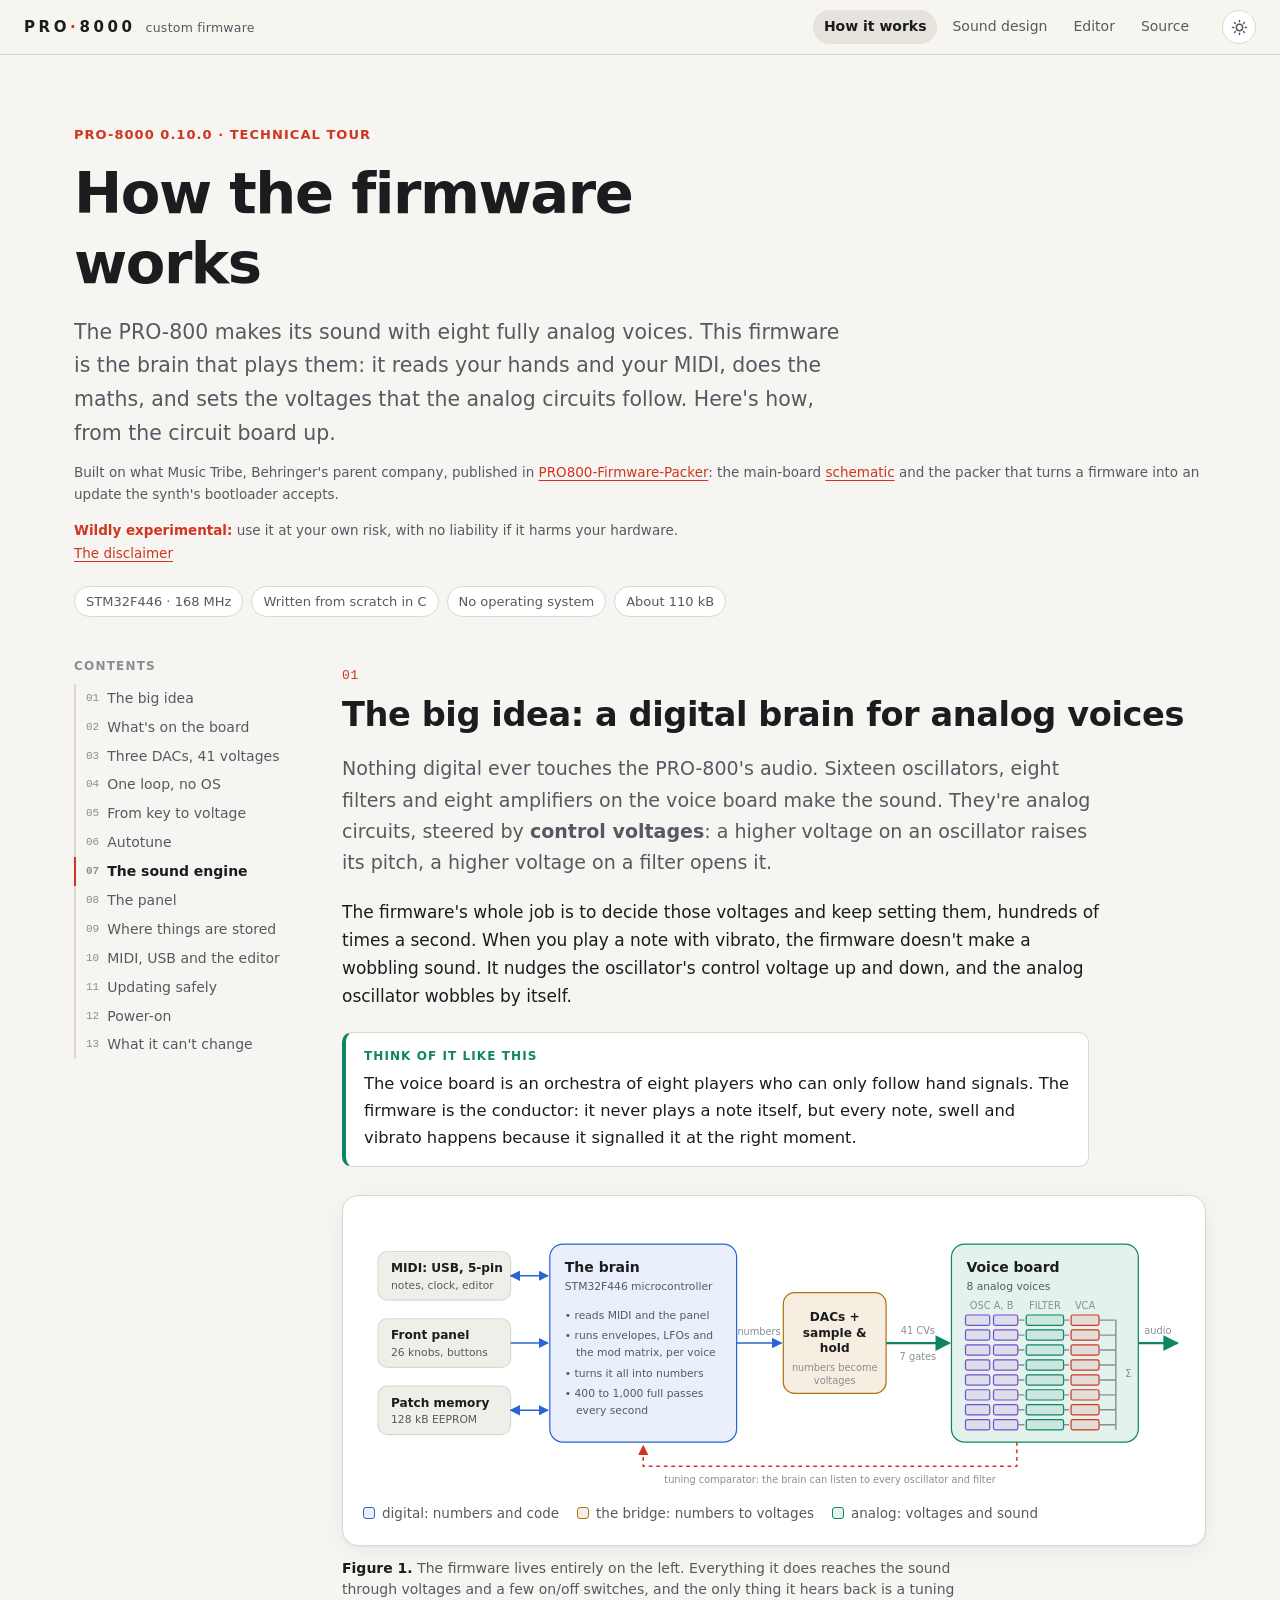
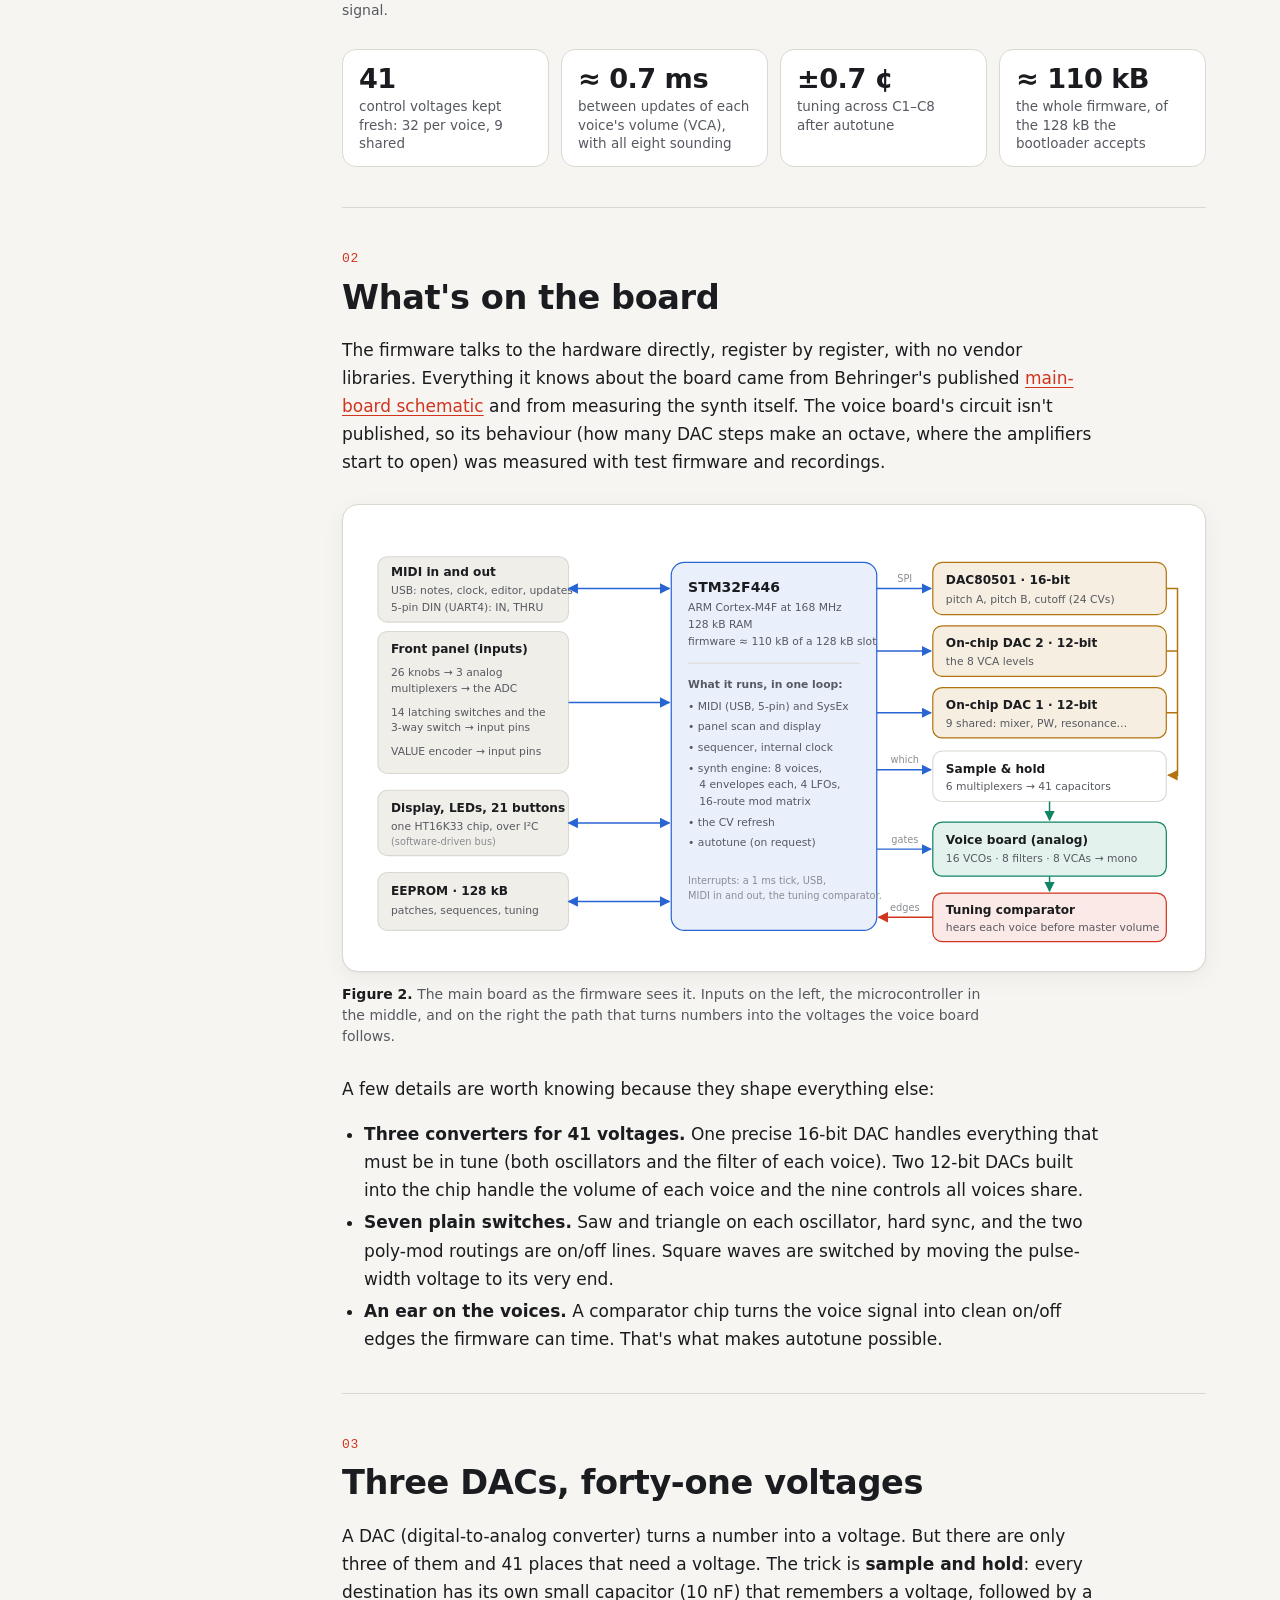
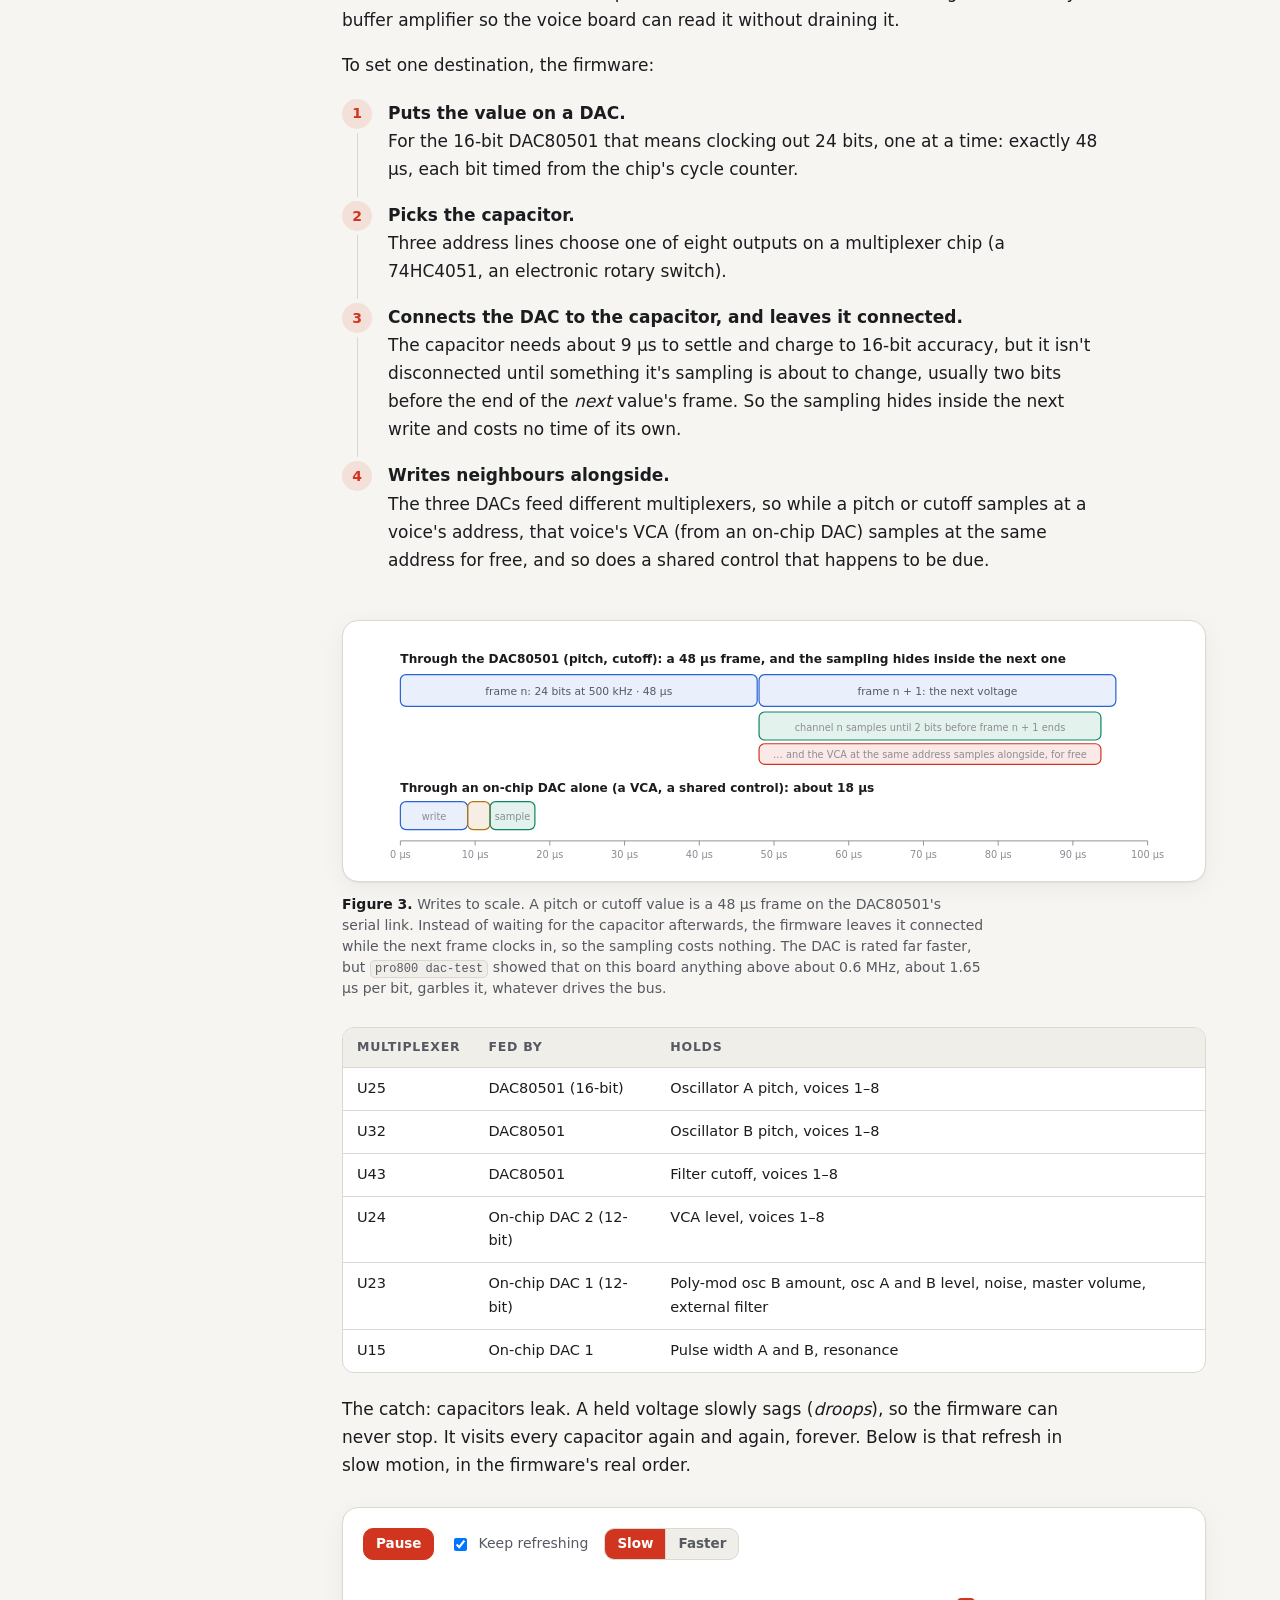
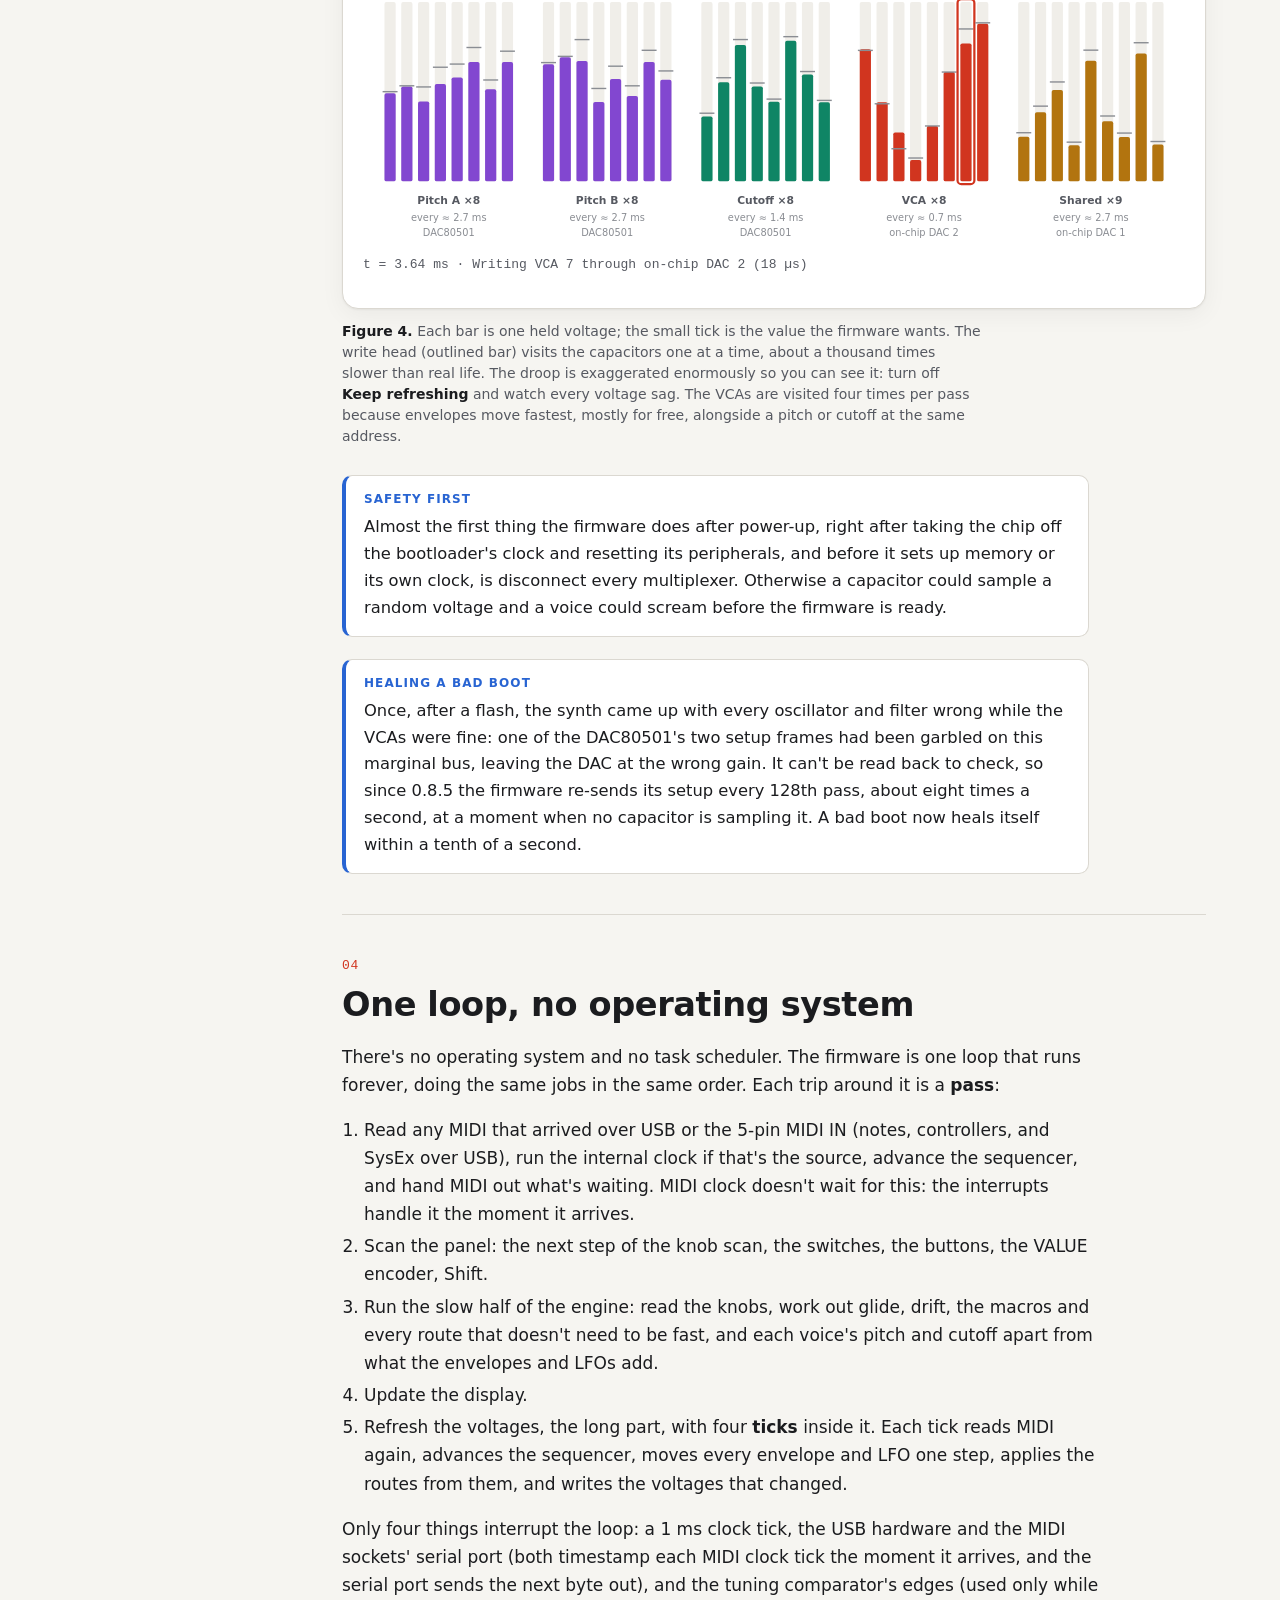
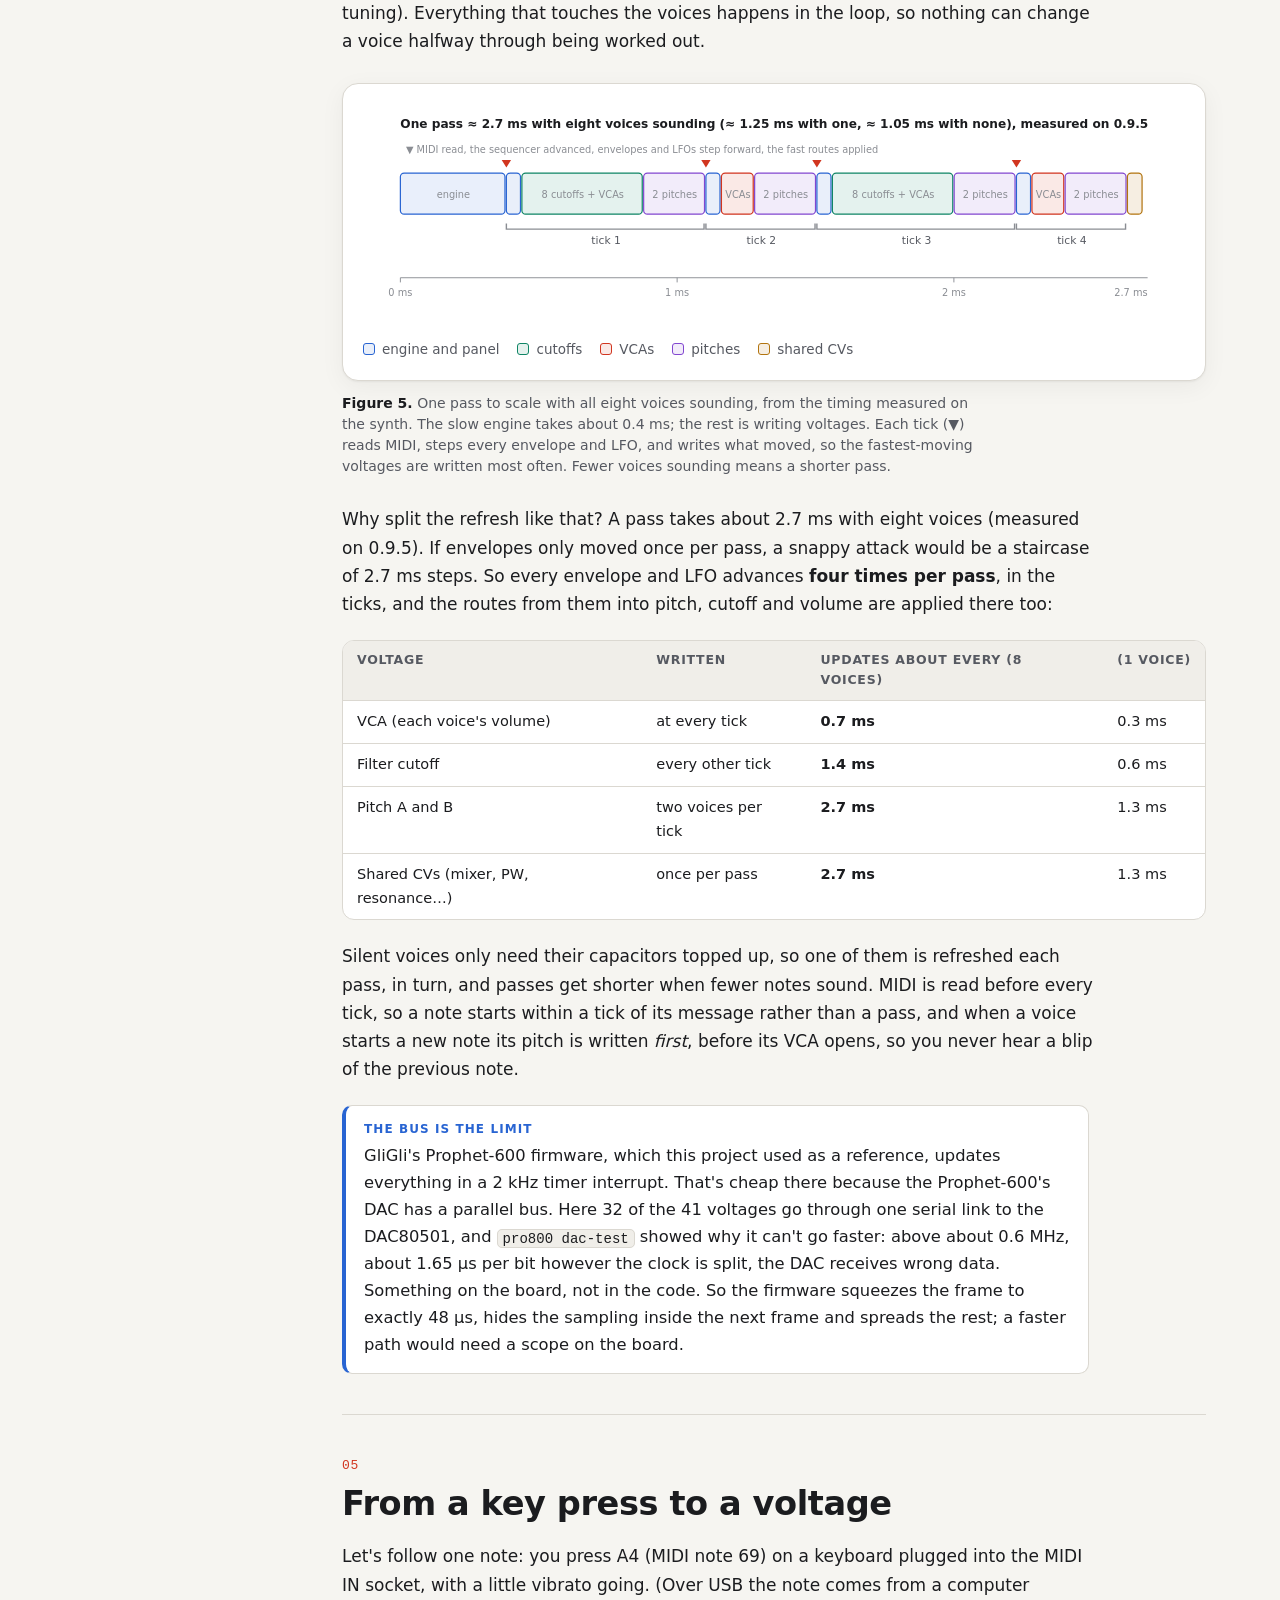
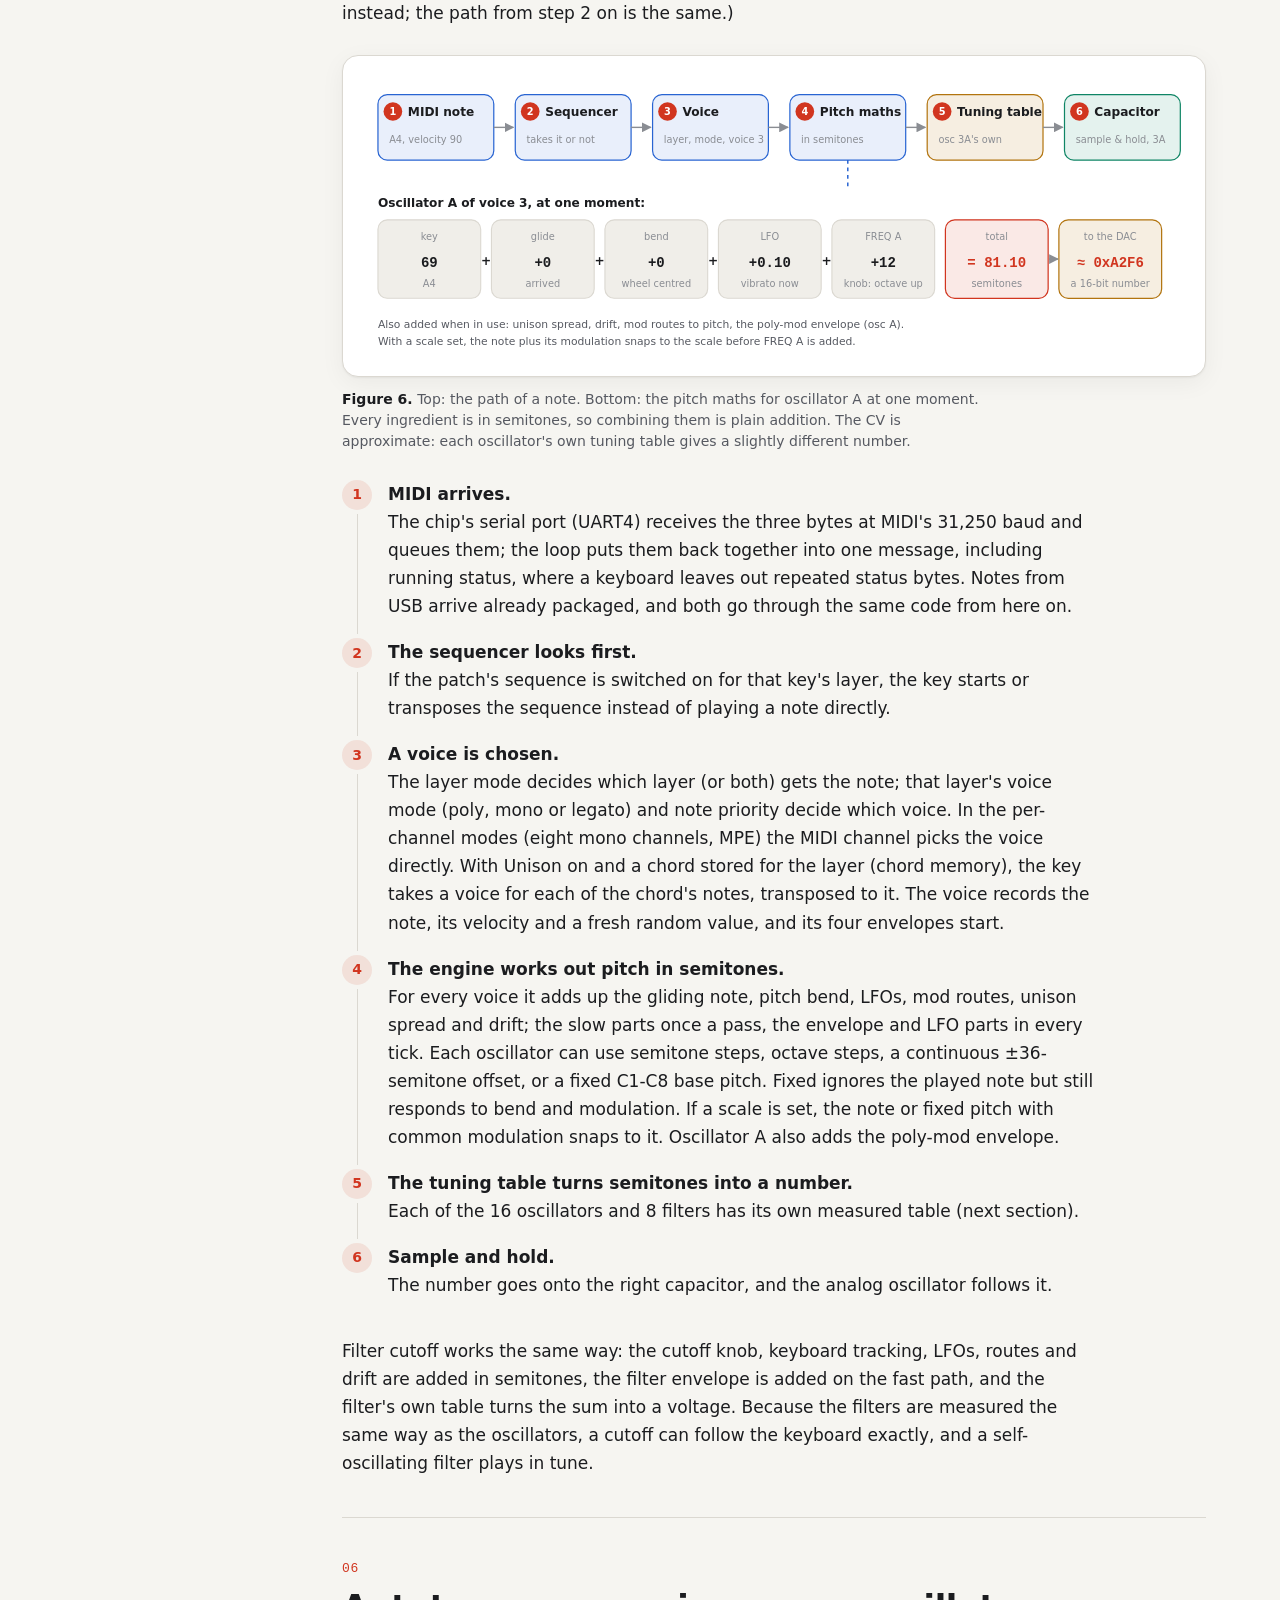
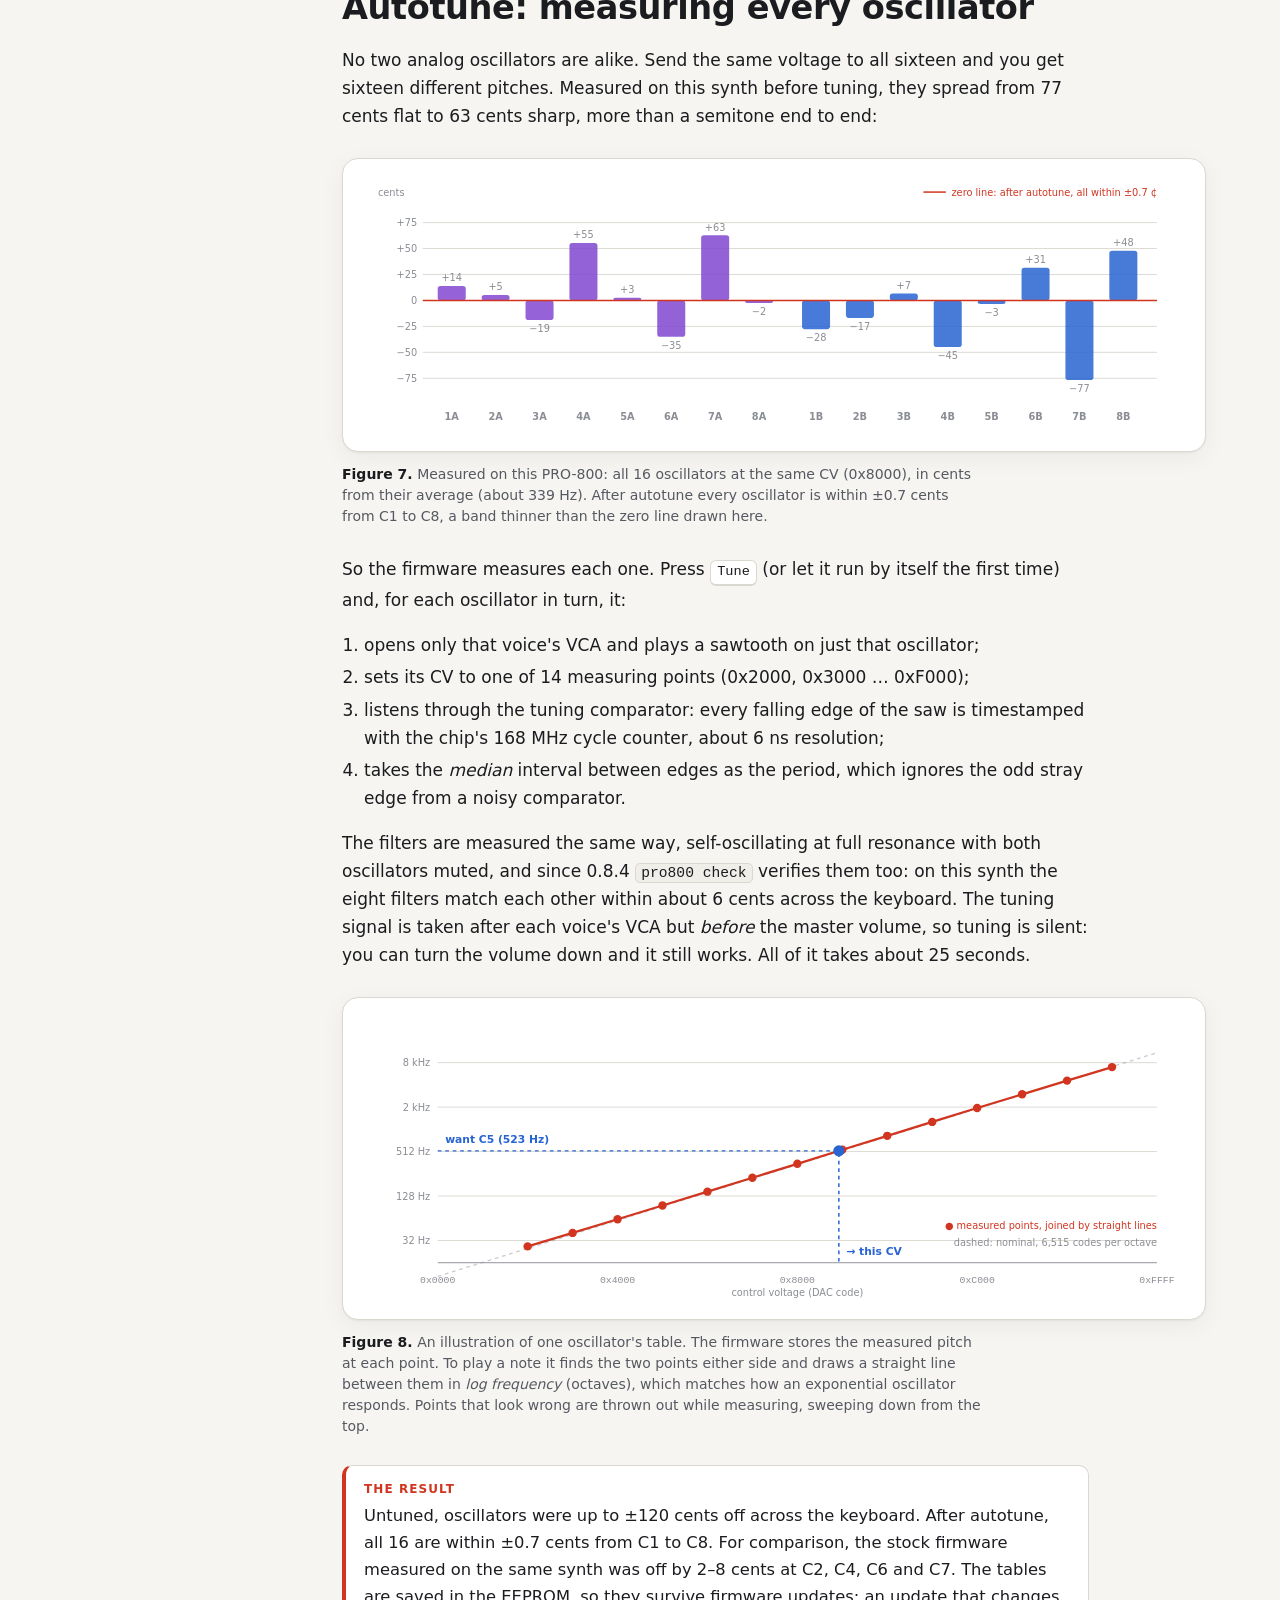
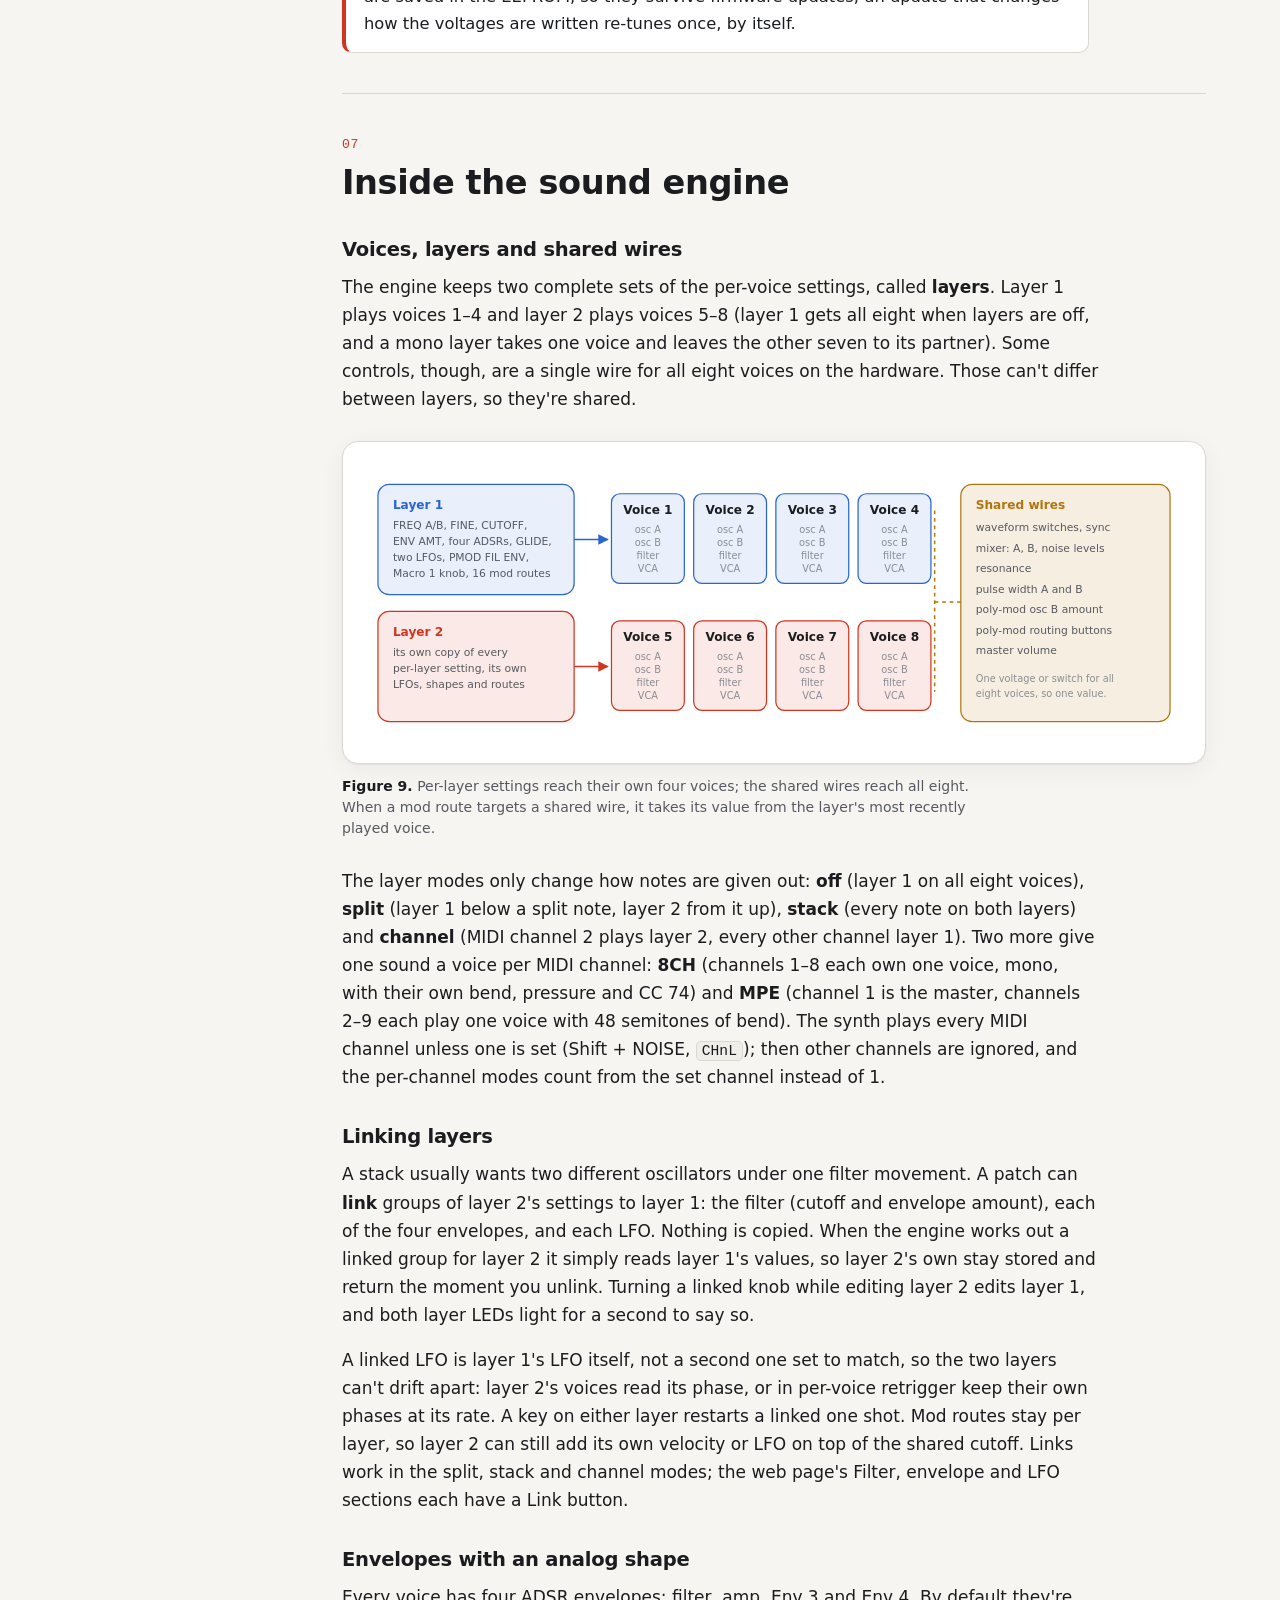
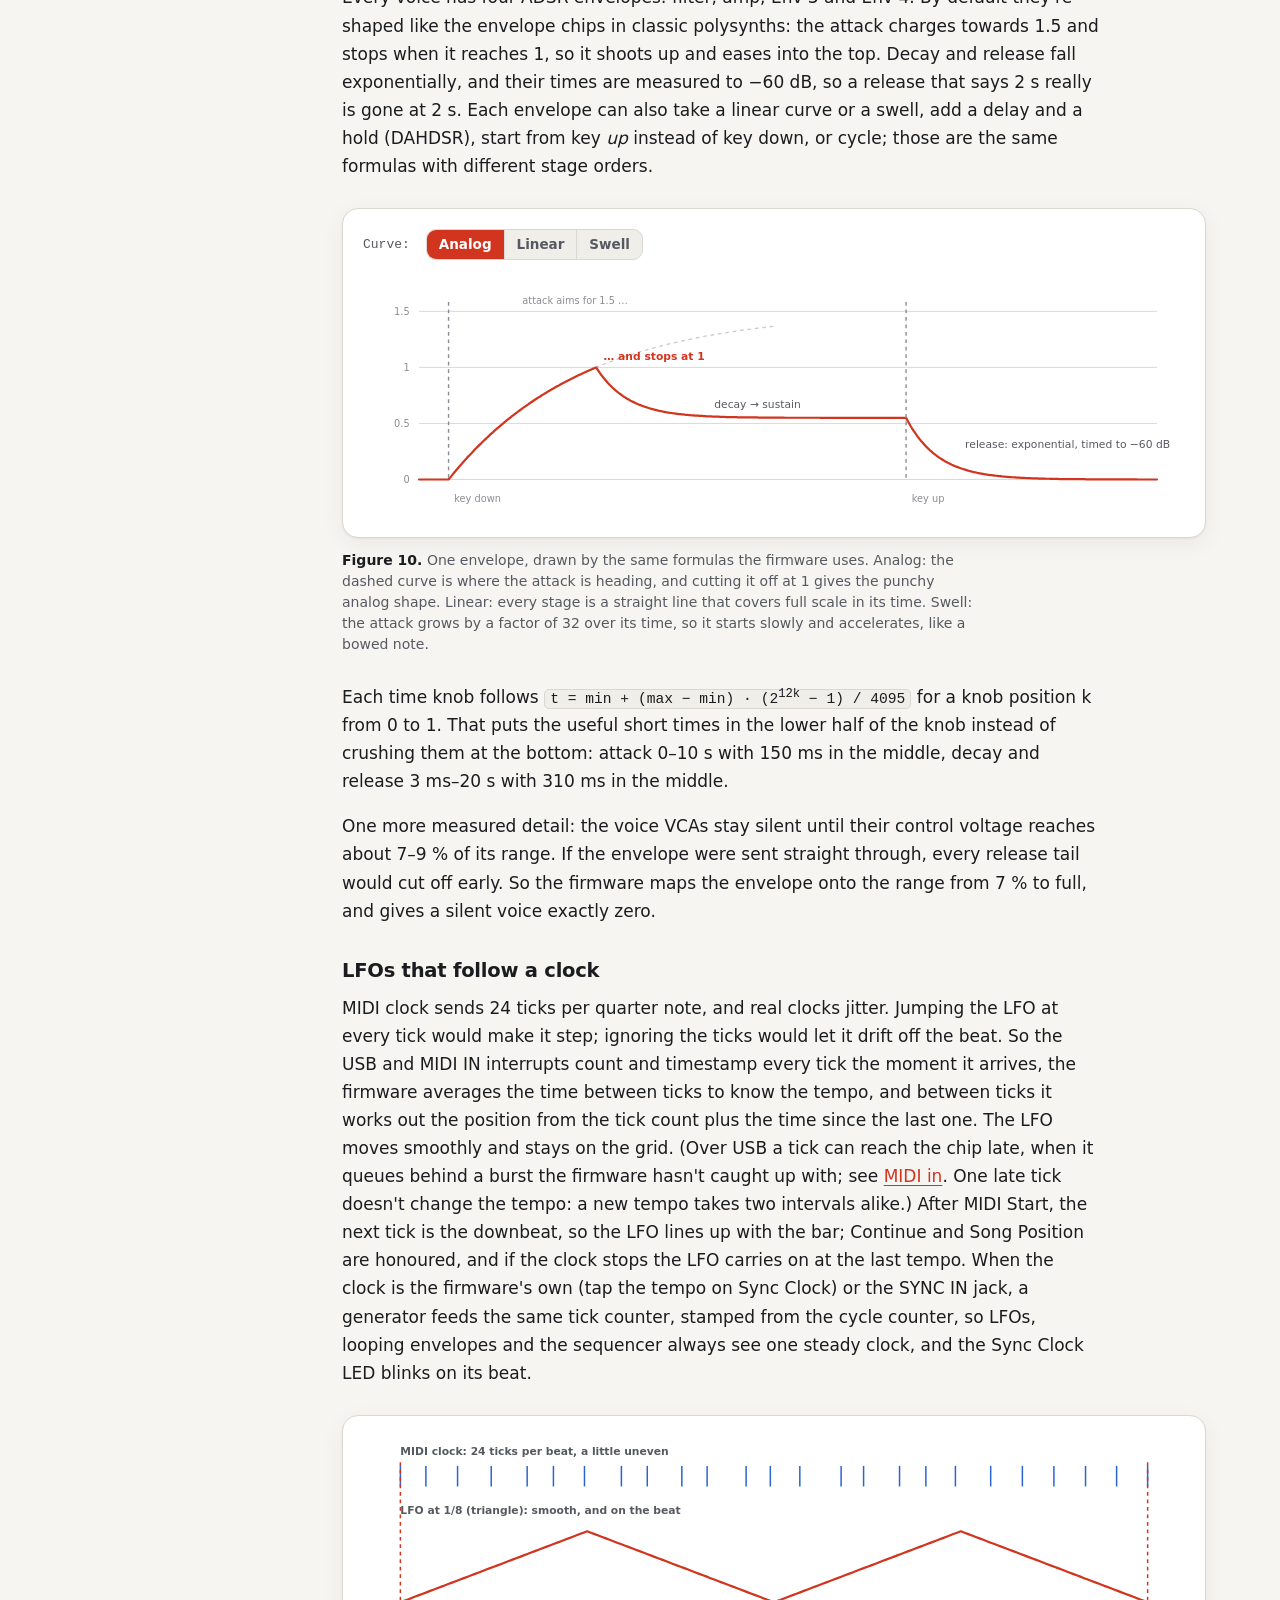
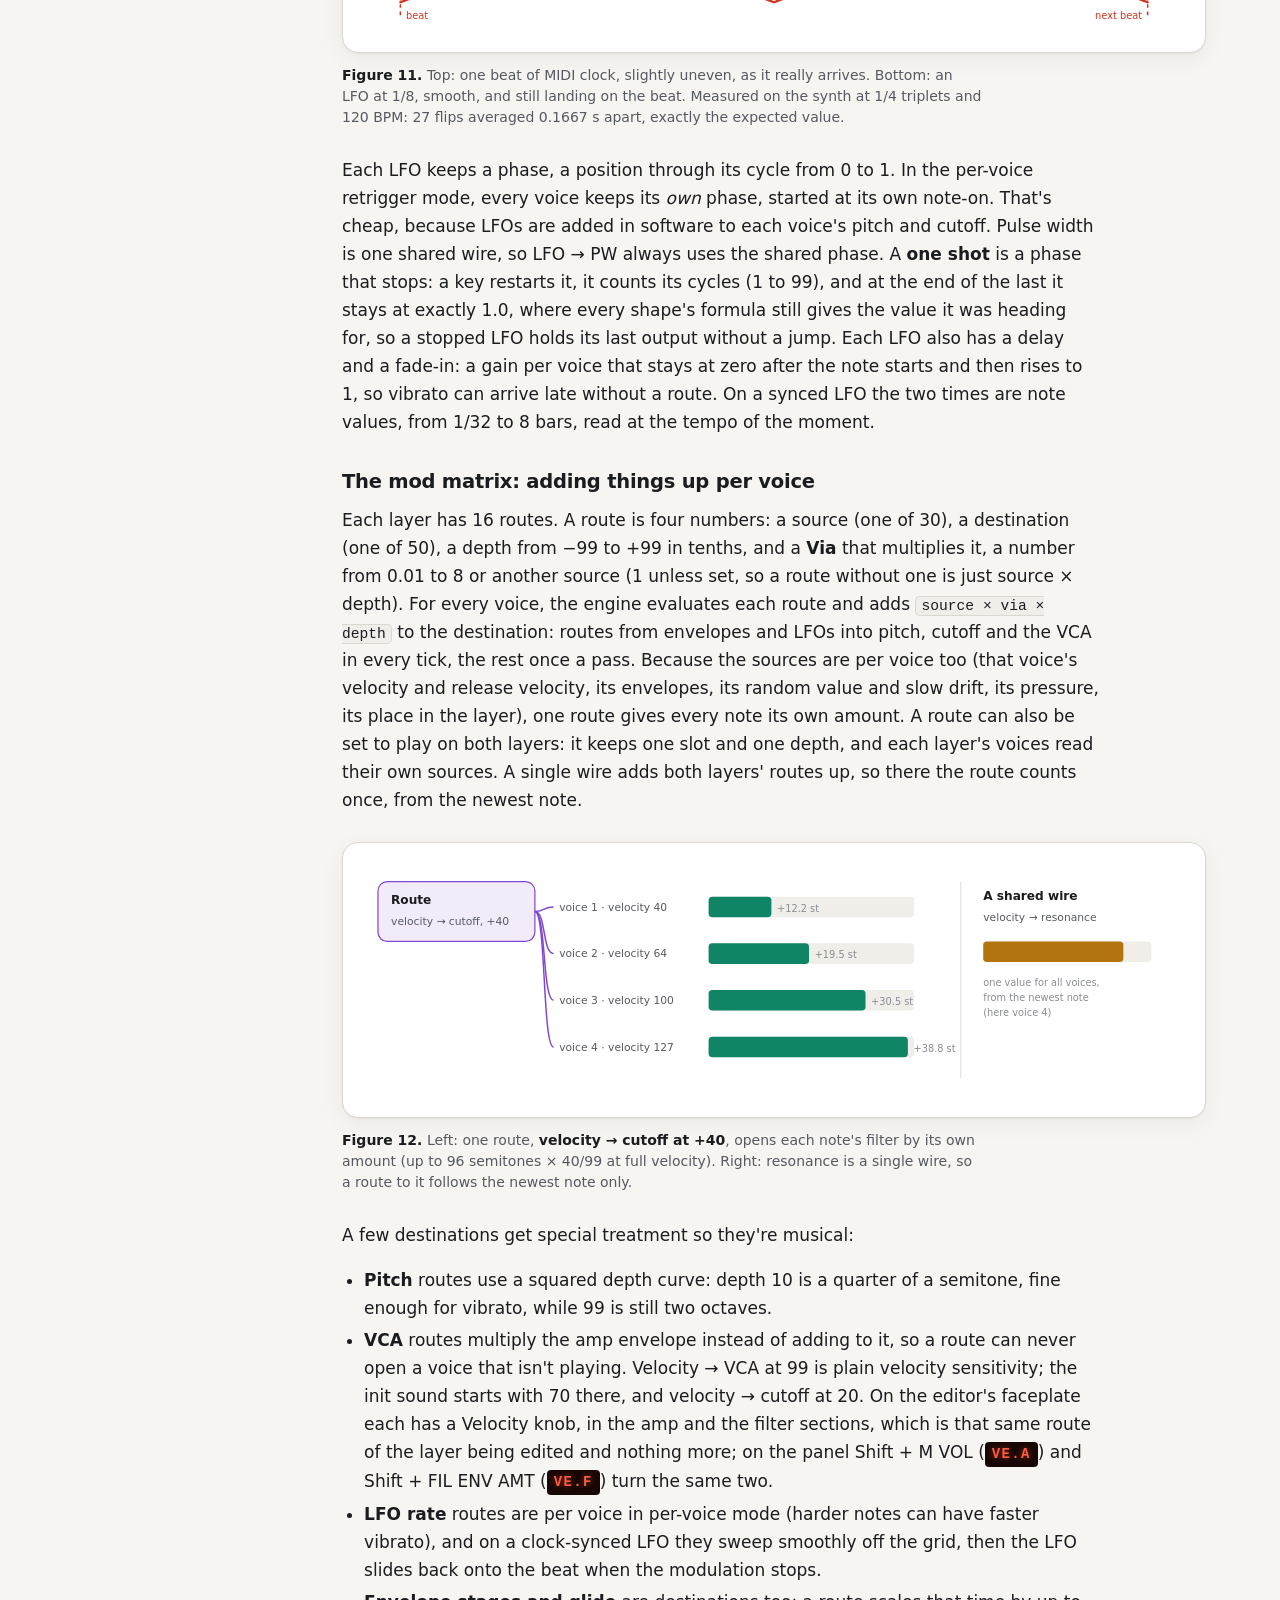
<file: how-it-works.html>
<!doctype html>
<html lang="en">
<head>
<meta charset="utf-8">
<meta name="viewport" content="width=device-width, initial-scale=1">
<title>How the Firmware Works · PRO-8000</title>
<meta name="description" content="A guided tour of PRO-8000, the custom PRO-800 firmware: how an ARM chip turns knobs and MIDI notes into the voltages that play eight analog voices.">
<link rel="icon" href="data:image/svg+xml,%3Csvg xmlns='http://www.w3.org/2000/svg' viewBox='0 0 32 32'%3E%3Crect width='32' height='32' rx='7' fill='%23160705'/%3E%3Cpath d='M5 21 L11 11 L16 21 L21 11 L27 21' fill='none' stroke='%23ff5b3d' stroke-width='3' stroke-linejoin='round'/%3E%3C/svg%3E">
<style>
:root {
  --bg: #f6f5f1; --surface: #ffffff; --surface-2: #f0eee9; --surface-3: #e6e3dc;
  --ink: #1b1c1f; --ink-2: #565961; --ink-3: #8a8d93; --line: #dbd8d1;
  --accent: #d1351f; --accent-soft: rgba(209, 53, 31, .11); --on-accent: #fff;
  --digital: #2864d2; --digital-soft: rgba(40, 100, 210, .10);
  --analog: #0f8565; --analog-soft: rgba(15, 133, 101, .11);
  --shared: #b2740f; --shared-soft: rgba(178, 116, 15, .12);
  --mod: #8247d0; --mod-soft: rgba(130, 71, 208, .10);
  --led-bg: #160705; --led-fg: #ff5b3d;
  --shadow: 0 1px 2px rgba(20, 20, 20, .05), 0 6px 24px rgba(20, 20, 20, .05);
  --sans: "Inter", system-ui, -apple-system, "Segoe UI", Roboto, "Helvetica Neue", sans-serif;
  --mono: ui-monospace, "SF Mono", SFMono-Regular, Menlo, Consolas, monospace;
  color-scheme: light;
}
@media (prefers-color-scheme: dark) {
  :root:not([data-theme="light"]) {
    --bg: #131416; --surface: #1b1c1f; --surface-2: #232428; --surface-3: #2d2e33;
    --ink: #ebe8e2; --ink-2: #a6a8ae; --ink-3: #75787e; --line: #33353a;
    --accent: #ff5a42; --accent-soft: rgba(255, 90, 66, .15); --on-accent: #1a0703;
    --digital: #6ea2ff; --digital-soft: rgba(110, 162, 255, .13);
    --analog: #43c9a1; --analog-soft: rgba(67, 201, 161, .13);
    --shared: #e6a94d; --shared-soft: rgba(230, 169, 77, .14);
    --mod: #b690ff; --mod-soft: rgba(182, 144, 255, .14);
    --shadow: 0 1px 2px rgba(0, 0, 0, .3), 0 8px 28px rgba(0, 0, 0, .25);
    color-scheme: dark;
  }
}
:root[data-theme="dark"] {
  --bg: #131416; --surface: #1b1c1f; --surface-2: #232428; --surface-3: #2d2e33;
  --ink: #ebe8e2; --ink-2: #a6a8ae; --ink-3: #75787e; --line: #33353a;
  --accent: #ff5a42; --accent-soft: rgba(255, 90, 66, .15); --on-accent: #1a0703;
  --digital: #6ea2ff; --digital-soft: rgba(110, 162, 255, .13);
  --analog: #43c9a1; --analog-soft: rgba(67, 201, 161, .13);
  --shared: #e6a94d; --shared-soft: rgba(230, 169, 77, .14);
  --mod: #b690ff; --mod-soft: rgba(182, 144, 255, .14);
  --shadow: 0 1px 2px rgba(0, 0, 0, .3), 0 8px 28px rgba(0, 0, 0, .25);
  color-scheme: dark;
}

* { box-sizing: border-box; }
html { scroll-behavior: smooth; scroll-padding-top: 72px; }
@media (prefers-reduced-motion: reduce) { html { scroll-behavior: auto; } }
body {
  margin: 0; background: var(--bg); color: var(--ink);
  font: 17px/1.65 var(--sans); -webkit-font-smoothing: antialiased; text-rendering: optimizeLegibility;
}
a { color: var(--accent); text-decoration-thickness: 1px; text-underline-offset: 3px; }
a:hover { text-decoration-thickness: 2px; }
:focus-visible { outline: 2px solid var(--accent); outline-offset: 2px; border-radius: 4px; }
code, kbd, .mono { font-family: var(--mono); font-size: .86em; }
code { background: var(--surface-2); border: 1px solid var(--line); border-radius: 5px; padding: .05em .35em; }
strong { font-weight: 650; }
h1, h2, h3, h4 { line-height: 1.2; letter-spacing: -.012em; margin: 0; }
p { margin: 0 0 1em; }
ul, ol { padding-left: 1.3em; margin: 0 0 1em; }
li { margin: .25em 0; }

/* ---- top bar ---- */
.topbar {
  position: sticky; top: 0; z-index: 20; display: flex; align-items: center; gap: 14px 22px; flex-wrap: wrap;
  padding: 10px 24px; background: color-mix(in srgb, var(--bg) 88%, transparent);
  backdrop-filter: saturate(1.4) blur(10px); -webkit-backdrop-filter: saturate(1.4) blur(10px);
  border-bottom: 1px solid var(--line);
}
.brand { display: flex; align-items: baseline; gap: 10px; color: var(--ink); text-decoration: none; }
.brand .logo { font-weight: 800; letter-spacing: .24em; font-size: 15px; }
.brand .logo b { color: var(--accent); }
.brand .sub { font-size: 12.5px; color: var(--ink-2); letter-spacing: .02em; }
.topbar nav { display: flex; gap: 4px; margin-left: auto; flex-wrap: wrap; }
.topbar nav a {
  font-size: 14px; color: var(--ink-2); text-decoration: none; padding: 5px 11px; border-radius: 999px;
}
.topbar nav a:hover { color: var(--ink); background: var(--surface-2); }
.topbar nav a[aria-current="page"] { color: var(--ink); background: var(--surface-3); font-weight: 600; }
.theme-btn {
  border: 1px solid var(--line); background: var(--surface); color: var(--ink-2); width: 34px; height: 34px;
  border-radius: 50%; cursor: pointer; display: grid; place-items: center; padding: 0;
}
.theme-btn:hover { color: var(--ink); }
.theme-btn svg { width: 17px; height: 17px; }

/* ---- hero ---- */
.hero { max-width: 1180px; margin: 0 auto; padding: 64px 24px 28px; }
.kicker {
  display: inline-flex; align-items: center; gap: 8px; font-size: 13px; font-weight: 600; letter-spacing: .08em;
  text-transform: uppercase; color: var(--accent); margin-bottom: 14px;
}
.hero h1 { font-size: clamp(2.1rem, 5.2vw, 3.6rem); font-weight: 760; letter-spacing: -.025em; max-width: 17ch; }
.hero .lede { font-size: clamp(1.08rem, 1.8vw, 1.28rem); color: var(--ink-2); max-width: 60ch; margin: 18px 0 0; }
.meta { display: flex; flex-wrap: wrap; gap: 8px; margin-top: 22px; }
.chip {
  font-size: 13px; padding: 4px 11px; border-radius: 999px; border: 1px solid var(--line); background: var(--surface);
  color: var(--ink-2);
}

/* ---- layout ---- */
.layout {
  max-width: 1180px; margin: 0 auto; padding: 8px 24px 80px;
  display: grid; grid-template-columns: 220px minmax(0, 1fr); gap: 48px;
}
.toc { position: sticky; top: 76px; align-self: start; max-height: calc(100vh - 96px); overflow: auto; font-size: 14px; }
.toc h2 { font-size: 12px; text-transform: uppercase; letter-spacing: .1em; color: var(--ink-3); margin: 6px 0 10px; }
.toc ol { list-style: none; padding: 0; margin: 0; counter-reset: toc; }
.toc li { margin: 0; counter-increment: toc; }
.toc a {
  display: flex; gap: 8px; padding: 5px 10px; border-left: 2px solid var(--line); color: var(--ink-2);
  text-decoration: none; line-height: 1.35;
}
.toc a::before { content: counter(toc, decimal-leading-zero); font-family: var(--mono); font-size: 11px; color: var(--ink-3); padding-top: 2px; }
.toc a:hover { color: var(--ink); }
.toc a.active { color: var(--ink); border-left-color: var(--accent); font-weight: 600; }
article { min-width: 0; max-width: 900px; }
@media (max-width: 1060px) {
  .layout { grid-template-columns: minmax(0, 1fr); gap: 0; }
  .toc { position: static; max-height: none; border: 1px solid var(--line); border-radius: 14px; padding: 14px 16px; background: var(--surface); margin-bottom: 28px; }
  .toc ol { columns: 2; column-gap: 18px; }
  .toc a { border-left: 0; padding: 3px 0; }
}
@media (max-width: 560px) {
  body { font-size: 16px; }
  .topbar { padding: 10px 16px; gap: 8px; flex-wrap: nowrap; }
  .topbar nav { gap: 0; }
  .topbar nav a { padding: 5px 8px; font-size: 13px; }
  .brand .logo { letter-spacing: .14em; }
  .theme-btn { flex: none; }
  .hero { padding: 40px 16px 18px; }
  .layout { padding: 8px 16px 64px; }
  .toc ol { columns: 1; }
  .brand .sub { display: none; }
}

/* ---- sections ---- */
section { padding-top: 40px; }
section + section { border-top: 1px solid var(--line); margin-top: 40px; }
article > section:first-child { padding-top: 12px; }
.sec-num { font-family: var(--mono); font-size: 13px; color: var(--accent); letter-spacing: .06em; display: block; margin-bottom: 8px; }
section h2 { font-size: clamp(1.6rem, 3vw, 2.1rem); font-weight: 720; margin-bottom: 18px; }
section h3 { font-size: 1.22rem; font-weight: 680; margin: 34px 0 12px; }
section h4 { font-size: 1.02rem; font-weight: 680; margin: 0 0 6px; }
.prose { max-width: 70ch; }
.lead-in { font-size: 1.12em; color: var(--ink-2); }

/* ---- figures ---- */
figure { margin: 28px 0; }
.fig {
  background: var(--surface); border: 1px solid var(--line); border-radius: 16px; padding: 20px;
  box-shadow: var(--shadow);
}
figcaption { font-size: 14px; color: var(--ink-2); margin-top: 12px; line-height: 1.5; max-width: 72ch; }
figcaption b { color: var(--ink); }
.svg-wrap { overflow-x: auto; -webkit-overflow-scrolling: touch; }
.svg-wrap > svg { display: block; width: 100%; height: auto; min-width: var(--min, 0); }
svg text { font-family: var(--sans); fill: var(--ink); font-size: 13px; }
svg .t-sm { font-size: 11.5px; fill: var(--ink-2); }
svg .t-xs { font-size: 10.5px; fill: var(--ink-3); }
svg .t-lg { font-size: 15px; font-weight: 650; }
svg .t-b { font-weight: 650; }
svg .t-mono { font-family: var(--mono); }
svg .t-acc { fill: var(--accent); } svg .t-dig { fill: var(--digital); } svg .t-ana { fill: var(--analog); }
svg .t-sh { fill: var(--shared); } svg .t-mod { fill: var(--mod); } svg .t-inv { fill: var(--on-accent); }
svg .t-led { fill: var(--led-fg); font-family: var(--mono); font-weight: 700; letter-spacing: .08em; }
svg .box { fill: var(--surface-2); stroke: var(--line); stroke-width: 1.2; }
svg .box-plain { fill: var(--surface); stroke: var(--line); stroke-width: 1.2; }
svg .box-dig { fill: var(--digital-soft); stroke: var(--digital); stroke-width: 1.3; }
svg .box-ana { fill: var(--analog-soft); stroke: var(--analog); stroke-width: 1.3; }
svg .box-acc { fill: var(--accent-soft); stroke: var(--accent); stroke-width: 1.3; }
svg .box-sh { fill: var(--shared-soft); stroke: var(--shared); stroke-width: 1.3; }
svg .box-mod { fill: var(--mod-soft); stroke: var(--mod); stroke-width: 1.3; }
svg .box-led { fill: var(--led-bg); stroke: none; }
svg .ln { stroke: var(--ink-3); stroke-width: 1.5; fill: none; }
svg .ln-dig { stroke: var(--digital); stroke-width: 1.6; fill: none; }
svg .ln-ana { stroke: var(--analog); stroke-width: 1.6; fill: none; }
svg .ln-acc { stroke: var(--accent); stroke-width: 1.6; fill: none; }
svg .ln-sh { stroke: var(--shared); stroke-width: 1.6; fill: none; }
svg .ln-mod { stroke: var(--mod); stroke-width: 1.6; fill: none; }
svg .thick { stroke-width: 2.4; }
svg .dash { stroke-dasharray: 4 4; }
svg .grid { stroke: var(--line); stroke-width: 1; fill: none; }
svg .axis { stroke: var(--ink-3); stroke-width: 1; fill: none; }
svg .curve { stroke: var(--accent); stroke-width: 2.4; fill: none; stroke-linejoin: round; stroke-linecap: round; }
svg .curve-dig { stroke: var(--digital); stroke-width: 2.2; fill: none; stroke-linejoin: round; }
svg .curve-ana { stroke: var(--analog); stroke-width: 2.2; fill: none; stroke-linejoin: round; }
svg .curve-mod { stroke: var(--mod); stroke-width: 2.2; fill: none; stroke-linejoin: round; }
svg .curve-ghost { stroke: var(--ink-3); stroke-width: 1.4; fill: none; opacity: .45; }
svg .f-acc { fill: var(--accent); } svg .f-dig { fill: var(--digital); } svg .f-ana { fill: var(--analog); }
svg .f-sh { fill: var(--shared); } svg .f-mod { fill: var(--mod); } svg .f-ink3 { fill: var(--ink-3); }
svg .f-soft-acc { fill: var(--accent-soft); } svg .f-soft-dig { fill: var(--digital-soft); }
svg .f-soft-ana { fill: var(--analog-soft); } svg .f-soft-mod { fill: var(--mod-soft); }
svg .f-surface { fill: var(--surface); } svg .f-surface2 { fill: var(--surface-2); } svg .f-line { fill: var(--line); }
.defs { position: absolute; width: 0; height: 0; overflow: hidden; }

.legend { display: flex; flex-wrap: wrap; gap: 6px 18px; font-size: 13.5px; color: var(--ink-2); margin-top: 14px; }
.legend span { display: inline-flex; align-items: center; gap: 7px; }
.legend i { width: 12px; height: 12px; border-radius: 3px; display: inline-block; border: 1.5px solid; }
.legend .k-dig { background: var(--digital-soft); border-color: var(--digital); }
.legend .k-ana { background: var(--analog-soft); border-color: var(--analog); }
.legend .k-acc { background: var(--accent-soft); border-color: var(--accent); }
.legend .k-sh { background: var(--shared-soft); border-color: var(--shared); }
.legend .k-mod { background: var(--mod-soft); border-color: var(--mod); }

/* ---- callouts ---- */
.callout {
  border: 1px solid var(--line); border-left: 4px solid var(--accent); background: var(--surface);
  border-radius: 10px; padding: 14px 18px; margin: 22px 0; font-size: .96em; max-width: 72ch;
}
.callout > :last-child { margin-bottom: 0; }
.callout .label { display: block; font-size: 12px; font-weight: 700; letter-spacing: .09em; text-transform: uppercase; color: var(--accent); margin-bottom: 4px; }
.callout.analogy { border-left-color: var(--analog); }
.callout.analogy .label { color: var(--analog); }
.callout.tech { border-left-color: var(--digital); }
.callout.tech .label { color: var(--digital); }
.callout.limit { border-left-color: var(--shared); }
.callout.limit .label { color: var(--shared); }

/* ---- small things ---- */
.led {
  display: inline-block; font-family: var(--mono); font-weight: 700; font-size: .82em; letter-spacing: .1em;
  color: var(--led-fg); background: var(--led-bg); padding: .08em .5em; border-radius: 4px;
  text-shadow: 0 0 6px rgba(255, 91, 61, .55); white-space: pre; vertical-align: .05em;
}
kbd {
  display: inline-block; border: 1px solid var(--line); border-bottom-width: 2px; border-radius: 6px;
  background: var(--surface); padding: .02em .45em; font-size: .8em; color: var(--ink); white-space: nowrap;
}
.stats { display: grid; grid-template-columns: repeat(auto-fit, minmax(150px, 1fr)); gap: 12px; margin: 28px 0; }
.stat { background: var(--surface); border: 1px solid var(--line); border-radius: 14px; padding: 14px 16px; }
.stat b { display: block; font-size: 1.7rem; font-weight: 750; letter-spacing: -.02em; line-height: 1.1; }
.stat span { font-size: 13.5px; color: var(--ink-2); line-height: 1.35; display: block; margin-top: 4px; }

.tbl { overflow-x: auto; margin: 22px 0; border: 1px solid var(--line); border-radius: 12px; background: var(--surface); }
table { border-collapse: collapse; width: 100%; font-size: 14.5px; }
th, td { text-align: left; padding: 9px 14px; border-bottom: 1px solid var(--line); vertical-align: top; }
th { font-size: 12.5px; text-transform: uppercase; letter-spacing: .06em; color: var(--ink-2); background: var(--surface-2); font-weight: 650; }
tr:last-child td { border-bottom: 0; }
td.yes { color: var(--analog); font-weight: 600; }

.steps { list-style: none; padding: 0; counter-reset: st; margin: 20px 0; }
.steps > li { counter-increment: st; position: relative; padding: 0 0 18px 46px; margin: 0; }
.steps > li::before {
  content: counter(st); position: absolute; left: 0; top: 0; width: 30px; height: 30px; border-radius: 50%;
  background: var(--accent-soft); color: var(--accent); font-weight: 700; font-size: 14px; display: grid; place-items: center;
}
.steps > li::after { content: ""; position: absolute; left: 14.5px; top: 34px; bottom: 4px; width: 1px; background: var(--line); }
.steps > li:last-child::after { display: none; }
.steps > li > b:first-child { display: block; }

.cards { display: grid; grid-template-columns: repeat(auto-fill, minmax(min(100%, 270px), 1fr)); gap: 14px; margin: 22px 0; }
.card { background: var(--surface); border: 1px solid var(--line); border-radius: 14px; padding: 16px 18px; font-size: 15px; }
.card h4 { font-size: 1.04rem; margin-bottom: 4px; }
.card .tag { font-size: 12px; font-weight: 600; color: var(--ink-3); letter-spacing: .04em; text-transform: uppercase; }
.card ol, .card ul { padding-left: 1.15em; margin: 8px 0 0; }
.card li { margin: .2em 0; }
.card p { margin: 6px 0 0; color: var(--ink-2); }

/* ---- widgets ---- */
.controls { display: flex; flex-wrap: wrap; gap: 10px 16px; align-items: center; margin-bottom: 14px; }
.controls label { font-size: 14px; color: var(--ink-2); display: inline-flex; gap: 8px; align-items: center; }
.seg { display: inline-flex; flex-wrap: wrap; border: 1px solid var(--line); border-radius: 10px; overflow: hidden; background: var(--surface-2); }
.seg button, .btn {
  font: 600 13.5px/1 var(--sans); color: var(--ink-2); background: transparent; border: 0; padding: 8px 12px;
  cursor: pointer; white-space: nowrap;
}
.seg button + button { border-left: 1px solid var(--line); }
.seg button:hover { color: var(--ink); }
.seg button[aria-pressed="true"] { background: var(--accent); color: var(--on-accent); }
.btn { border: 1px solid var(--line); border-radius: 10px; background: var(--surface); color: var(--ink); }
.btn:hover { background: var(--surface-2); }
.btn.primary { background: var(--accent); border-color: var(--accent); color: var(--on-accent); }
.btn.primary:hover { filter: brightness(1.06); }
input[type="range"] { accent-color: var(--accent); width: 140px; }
select { font: inherit; font-size: 14px; color: var(--ink); background: var(--surface); border: 1px solid var(--line); border-radius: 8px; padding: 5px 8px; }
.readout { font-family: var(--mono); font-size: 13px; color: var(--ink-2); }
.note-sm { font-size: 13.5px; color: var(--ink-2); margin: 10px 0 0; }

footer.site { border-top: 1px solid var(--line); padding: 28px 24px 48px; text-align: center; font-size: 14px; color: var(--ink-2); }
footer.site a { margin: 0 6px; }

/* home: the editor and installer strips under the two guides */
.launch {
  display: flex; align-items: center; gap: 12px 24px; flex-wrap: wrap; margin: 18px 0 0; padding: 18px 22px;
  background: var(--surface); border: 1px solid var(--line); border-radius: 16px; color: var(--ink); text-decoration: none;
}
.launch:hover { background: var(--surface-2); }
.launch svg { width: 176px; flex: none; }
.launch div { flex: 1 1 320px; }
.launch h2 { font-size: 1.22rem; margin: 0 0 4px; }
.launch p { margin: 0; color: var(--ink-2); }
.launch .go { margin-left: auto; font-weight: 600; color: var(--accent); white-space: nowrap; }

/* the experimental-firmware warning: in the home page's hero, and as a line under each guide's lede */
.hero .callout { margin: 26px 0 0; scroll-margin-top: 80px; }
.note-sm.risk { margin-top: 14px; max-width: 72ch; }
.note-sm.risk b { color: var(--accent); }
</style>
<script>
// Theme toggle (remembered per browser when storage works), contents highlighting, and SVG helpers for the figures.
(function () {
  var root = document.documentElement;
  try { var saved = localStorage.getItem("pro800-theme"); if (saved) root.dataset.theme = saved; } catch (e) {}
  function dark() {
    return root.dataset.theme ? root.dataset.theme === "dark" : matchMedia("(prefers-color-scheme: dark)").matches;
  }
  document.addEventListener("DOMContentLoaded", function () {
    var btn = document.querySelector(".theme-btn");
    if (btn) btn.addEventListener("click", function () {
      root.dataset.theme = dark() ? "light" : "dark";
      try { localStorage.setItem("pro800-theme", root.dataset.theme); } catch (e) {}
    });
    var links = Array.prototype.slice.call(document.querySelectorAll(".toc a"));
    if (!links.length || !("IntersectionObserver" in window)) return;
    var byId = {};
    links.forEach(function (a) { byId[a.getAttribute("href").slice(1)] = a; });
    var obs = new IntersectionObserver(function (entries) {
      entries.forEach(function (en) {
        if (!en.isIntersecting) return;
        links.forEach(function (a) { a.classList.remove("active"); });
        var a = byId[en.target.id];
        if (a) a.classList.add("active");
      });
    }, { rootMargin: "-20% 0px -70% 0px" });
    Object.keys(byId).forEach(function (id) { var el = document.getElementById(id); if (el) obs.observe(el); });
  });
})();

var NS = "http://www.w3.org/2000/svg";
// S("rect", {x: 1, class: "box"}, parent): makes an SVG element; a "text" attribute sets its text
function S(tag, attrs, parent) {
  var el = document.createElementNS(NS, tag);
  for (var k in attrs) {
    if (k === "text") el.textContent = attrs[k];
    else el.setAttribute(k, attrs[k]);
  }
  if (parent) parent.appendChild(el);
  return el;
}
// A polyline path through n + 1 samples of f(t), t = 0..1, mapped by x(t) and y(value)
function plot(f, n, x, y) {
  var d = "";
  for (var i = 0; i <= n; i++) {
    var t = i / n;
    d += (i ? "L" : "M") + x(t).toFixed(1) + " " + y(f(t)).toFixed(1);
  }
  return d;
}
function clear(el) { while (el.firstChild) el.removeChild(el.firstChild); }
// A small seeded random generator, so the pictures are the same at every load
function rng(seed) {
  var s = seed >>> 0 || 1;
  return function () { s ^= s << 13; s >>>= 0; s ^= s >> 17; s ^= s << 5; s >>>= 0; return s / 4294967296; };
}
// Segmented buttons: calls on(value) with the clicked button's data-v, and marks it pressed
function segmented(el, on) {
  el.addEventListener("click", function (ev) {
    var b = ev.target.closest("button");
    if (!b || !el.contains(b)) return;
    Array.prototype.forEach.call(el.querySelectorAll("button"), function (x) { x.setAttribute("aria-pressed", x === b); });
    on(b.dataset.v);
  });
}
</script>
</head>
<body>
<svg class="defs" aria-hidden="true"><defs>
  <marker id="ah" viewBox="0 0 10 10" refX="9" refY="5" markerWidth="7" markerHeight="7" orient="auto-start-reverse"><path d="M0 0L10 5L0 10z" class="f-ink3"/></marker>
  <marker id="ah-dig" viewBox="0 0 10 10" refX="9" refY="5" markerWidth="7" markerHeight="7" orient="auto-start-reverse"><path d="M0 0L10 5L0 10z" class="f-dig"/></marker>
  <marker id="ah-ana" viewBox="0 0 10 10" refX="9" refY="5" markerWidth="7" markerHeight="7" orient="auto-start-reverse"><path d="M0 0L10 5L0 10z" class="f-ana"/></marker>
  <marker id="ah-acc" viewBox="0 0 10 10" refX="9" refY="5" markerWidth="7" markerHeight="7" orient="auto-start-reverse"><path d="M0 0L10 5L0 10z" class="f-acc"/></marker>
  <marker id="ah-sh" viewBox="0 0 10 10" refX="9" refY="5" markerWidth="7" markerHeight="7" orient="auto-start-reverse"><path d="M0 0L10 5L0 10z" class="f-sh"/></marker>
  <marker id="ah-mod" viewBox="0 0 10 10" refX="9" refY="5" markerWidth="7" markerHeight="7" orient="auto-start-reverse"><path d="M0 0L10 5L0 10z" class="f-mod"/></marker>
</defs></svg>

<header class="topbar">
  <a class="brand" href="index.html"><span class="logo">PRO<b>·</b>8000</span><span class="sub">custom firmware</span></a>
  <nav>
    <a href="how-it-works.html" aria-current="page">How it works</a>
    <a href="sound-design.html">Sound design</a>
    <a href="editor/">Editor</a>
    <a href="https://github.com/klaine/pro-8000">Source</a>
  </nav>
  <button class="theme-btn" type="button" aria-label="Switch light or dark theme"><svg viewBox="0 0 24 24" fill="none" stroke="currentColor" stroke-width="2" stroke-linecap="round"><circle cx="12" cy="12" r="4.5"/><path d="M12 2v2M12 20v2M2 12h2M20 12h2M4.9 4.9l1.4 1.4M17.7 17.7l1.4 1.4M4.9 19.1l1.4-1.4M17.7 6.3l1.4-1.4"/></svg></button>
</header>

<div class="hero">
  <div class="kicker">PRO-8000 0.10.0 · technical tour</div>
  <h1>How the firmware works</h1>
  <p class="lede">The PRO-800 makes its sound with eight fully analog voices. This firmware is the brain that plays them: it reads your hands and your MIDI, does the maths, and sets the voltages that the analog circuits follow. Here's how, from the circuit board up.</p>
  <p class="note-sm">Built on what Music Tribe, Behringer's parent company, published in <a href="https://github.com/MusicTribeOpenSource/PRO800-Firmware-Packer">PRO800-Firmware-Packer</a>: the main-board <a href="https://github.com/MusicTribeOpenSource/PRO800-Firmware-Packer/blob/main/Schematics/PRO800_Main_Schematics.pdf">schematic</a> and the packer that turns a firmware into an update the synth's bootloader accepts.</p>
  <p class="note-sm risk"><b>Wildly experimental:</b> use it at your own risk, with no liability if it harms your hardware. <a href="index.html#experimental">The disclaimer</a></p>
  <div class="meta"><span class="chip">STM32F446 · 168 MHz</span><span class="chip">Written from scratch in C</span><span class="chip">No operating system</span><span class="chip">About 110 kB</span></div>
</div>

<div class="layout">
<nav class="toc" aria-label="Contents">
  <h2>Contents</h2>
  <ol>
    <li><a href="#big-idea">The big idea</a></li>
    <li><a href="#board">What's on the board</a></li>
    <li><a href="#sample-hold">Three DACs, 41 voltages</a></li>
    <li><a href="#loop">One loop, no OS</a></li>
    <li><a href="#note">From key to voltage</a></li>
    <li><a href="#autotune">Autotune</a></li>
    <li><a href="#engine">The sound engine</a></li>
    <li><a href="#panel">The panel</a></li>
    <li><a href="#memory">Where things are stored</a></li>
    <li><a href="#usb">MIDI, USB and the editor</a></li>
    <li><a href="#updates">Updating safely</a></li>
    <li><a href="#boot">Power-on</a></li>
    <li><a href="#limits">What it can't change</a></li>
  </ol>
</nav>

<article>

<!-- 1 ------------------------------------------------------------------------------------------------>
<section id="big-idea">
  <span class="sec-num">01</span>
  <h2>The big idea: a digital brain for analog voices</h2>
  <div class="prose">
    <p class="lead-in">Nothing digital ever touches the PRO-800's audio. Sixteen oscillators, eight filters and eight amplifiers on the voice board make the sound. They're analog circuits, steered by <strong>control voltages</strong>: a higher voltage on an oscillator raises its pitch, a higher voltage on a filter opens it.</p>
    <p>The firmware's whole job is to decide those voltages and keep setting them, hundreds of times a second. When you play a note with vibrato, the firmware doesn't make a wobbling sound. It nudges the oscillator's control voltage up and down, and the analog oscillator wobbles by itself.</p>
  </div>
  <div class="callout analogy"><span class="label">Think of it like this</span>The voice board is an orchestra of eight players who can only follow hand signals. The firmware is the conductor: it never plays a note itself, but every note, swell and vibrato happens because it signalled it at the right moment.</div>

  <figure>
    <div class="fig"><div class="svg-wrap" style="--min:660px">
      <svg viewBox="0 0 880 292" role="img" aria-labelledby="f1t">
        <title id="f1t">Inputs (MIDI, panel, patch memory) feed the brain, which sets voltages through DACs and sample-and-hold circuits on the analog voice board; a tuning comparator feeds back.</title>
        <g>
          <rect class="box" x="16" y="38" width="142" height="52" rx="10"/><text x="30" y="60" class="t-b">MIDI: USB, 5-pin</text><text x="30" y="78" class="t-sm">notes, clock, editor</text>
          <rect class="box" x="16" y="110" width="142" height="52" rx="10"/><text x="30" y="132" class="t-b">Front panel</text><text x="30" y="150" class="t-sm">26 knobs, buttons</text>
          <rect class="box" x="16" y="182" width="142" height="52" rx="10"/><text x="30" y="204" class="t-b">Patch memory</text><text x="30" y="222" class="t-sm">128 kB EEPROM</text>
        </g>
        <path class="ln-dig" d="M158 64 H198" marker-start="url(#ah-dig)" marker-end="url(#ah-dig)"/>
        <path class="ln-dig" d="M158 136 H198" marker-end="url(#ah-dig)"/>
        <path class="ln-dig" d="M158 208 H198" marker-start="url(#ah-dig)" marker-end="url(#ah-dig)"/>
        <rect class="box-dig" x="200" y="30" width="200" height="212" rx="14"/>
        <text x="216" y="60" class="t-lg">The brain</text>
        <text x="216" y="79" class="t-sm">STM32F446 microcontroller</text>
        <text x="216" y="110" class="t-sm">• reads MIDI and the panel</text>
        <text x="216" y="132" class="t-sm">• runs envelopes, LFOs and</text>
        <text x="228" y="150" class="t-sm">the mod matrix, per voice</text>
        <text x="216" y="172" class="t-sm">• turns it all into numbers</text>
        <text x="216" y="194" class="t-sm">• 400 to 1,000 full passes</text>
        <text x="228" y="212" class="t-sm">every second</text>
        <path class="ln-dig" d="M400 136 H448" marker-end="url(#ah-dig)"/>
        <text x="424" y="127" class="t-xs" text-anchor="middle">numbers</text>
        <rect class="box-sh" x="450" y="82" width="110" height="108" rx="12"/>
        <text x="505" y="112" class="t-b" text-anchor="middle">DACs +</text>
        <text x="505" y="130" class="t-b" text-anchor="middle">sample &amp;</text><text x="505" y="146" class="t-b" text-anchor="middle">hold</text>
        <text x="505" y="166" class="t-xs" text-anchor="middle">numbers become</text>
        <text x="505" y="180" class="t-xs" text-anchor="middle">voltages</text>
        <path class="ln-ana thick" d="M560 136 H628" marker-end="url(#ah-ana)"/>
        <text x="594" y="126" class="t-xs" text-anchor="middle">41 CVs</text>
        <text x="594" y="154" class="t-xs" text-anchor="middle">7 gates</text>
        <rect class="box-ana" x="630" y="30" width="200" height="212" rx="14"/>
        <text x="646" y="60" class="t-lg">Voice board</text>
        <text x="646" y="79" class="t-sm">8 analog voices</text>
        <text x="673" y="100" class="t-xs" text-anchor="middle">OSC A, B</text>
        <text x="730" y="100" class="t-xs" text-anchor="middle">FILTER</text><text x="773" y="100" class="t-xs" text-anchor="middle">VCA</text>
        <g id="f1voices"></g>
        <path class="ln-ana thick" d="M830 136 H872" marker-end="url(#ah-ana)"/>
        <text x="851" y="126" class="t-xs" text-anchor="middle">audio</text>
        <path class="ln-acc dash" d="M700 242 V268 H300 V246" marker-end="url(#ah-acc)"/>
        <text x="500" y="286" class="t-xs" text-anchor="middle">tuning comparator: the brain can listen to every oscillator and filter</text>
      </svg>
    </div>
    <div class="legend"><span><i class="k-dig"></i>digital: numbers and code</span><span><i class="k-sh"></i>the bridge: numbers to voltages</span><span><i class="k-ana"></i>analog: voltages and sound</span></div>
    </div>
    <figcaption><b>Figure 1.</b> The firmware lives entirely on the left. Everything it does reaches the sound through voltages and a few on/off switches, and the only thing it hears back is a tuning signal.</figcaption>
  </figure>

  <div class="stats">
    <div class="stat"><b>41</b><span>control voltages kept fresh: 32 per voice, 9 shared</span></div>
    <div class="stat"><b>≈ 0.7 ms</b><span>between updates of each voice's volume (VCA), with all eight sounding</span></div>
    <div class="stat"><b>±0.7 ¢</b><span>tuning across C1–C8 after autotune</span></div>
    <div class="stat"><b>≈ 110 kB</b><span>the whole firmware, of the 128 kB the bootloader accepts</span></div>
  </div>
</section>

<!-- 2 ------------------------------------------------------------------------------------------------>
<section id="board">
  <span class="sec-num">02</span>
  <h2>What's on the board</h2>
  <div class="prose">
    <p>The firmware talks to the hardware directly, register by register, with no vendor libraries. Everything it knows about the board came from Behringer's published <a href="https://github.com/MusicTribeOpenSource/PRO800-Firmware-Packer/blob/main/Schematics/PRO800_Main_Schematics.pdf">main-board schematic</a> and from measuring the synth itself. The voice board's circuit isn't published, so its behaviour (how many DAC steps make an octave, where the amplifiers start to open) was measured with test firmware and recordings.</p>
  </div>
  <figure>
    <div class="fig"><div class="svg-wrap" style="--min:720px">
      <svg viewBox="0 0 880 456" role="img" aria-labelledby="f2t">
        <title id="f2t">Block diagram: USB, front panel, display chip and EEPROM connect to the STM32F446; it drives three DACs, a sample-and-hold stage and gate lines to the voice board, and reads a tuning comparator.</title>
        <rect class="box" x="16" y="34" width="204" height="70" rx="10"/><text x="30" y="55" class="t-b">MIDI in and out</text><text x="30" y="74" class="t-sm">USB: notes, clock, editor, updates</text><text x="30" y="92" class="t-sm">5-pin DIN (UART4): IN, THRU</text>
        <rect class="box" x="16" y="114" width="204" height="152" rx="10"/><text x="30" y="137" class="t-b">Front panel (inputs)</text>
        <text x="30" y="162" class="t-sm">26 knobs → 3 analog</text><text x="30" y="179" class="t-sm">multiplexers → the ADC</text>
        <text x="30" y="204" class="t-sm">14 latching switches and the</text><text x="30" y="221" class="t-sm">3-way switch → input pins</text>
        <text x="30" y="246" class="t-sm">VALUE encoder → input pins</text>
        <rect class="box" x="16" y="284" width="204" height="70" rx="10"/><text x="30" y="307" class="t-b">Display, LEDs, 21 buttons</text><text x="30" y="327" class="t-sm">one HT16K33 chip, over I²C</text><text x="30" y="343" class="t-xs">(software-driven bus)</text>
        <rect class="box" x="16" y="372" width="204" height="62" rx="10"/><text x="30" y="396" class="t-b">EEPROM · 128 kB</text><text x="30" y="416" class="t-sm">patches, sequences, tuning</text>
        <path class="ln-dig" d="M220 68 H328" marker-start="url(#ah-dig)" marker-end="url(#ah-dig)"/>
        <path class="ln-dig" d="M220 190 H328" marker-end="url(#ah-dig)"/>
        <path class="ln-dig" d="M220 319 H328" marker-start="url(#ah-dig)" marker-end="url(#ah-dig)"/>
        <path class="ln-dig" d="M220 403 H328" marker-start="url(#ah-dig)" marker-end="url(#ah-dig)"/>

        <rect class="box-dig" x="330" y="40" width="220" height="394" rx="14"/>
        <text x="348" y="72" class="t-lg">STM32F446</text>
        <text x="348" y="92" class="t-sm">ARM Cortex-M4F at 168 MHz</text>
        <text x="348" y="110" class="t-sm">128 kB RAM</text>
        <text x="348" y="128" class="t-sm">firmware ≈ 110 kB of a 128 kB slot</text>
        <line class="grid" x1="348" y1="148" x2="532" y2="148"/>
        <text x="348" y="174" class="t-sm t-b">What it runs, in one loop:</text>
        <text x="348" y="198" class="t-sm">• MIDI (USB, 5-pin) and SysEx</text>
        <text x="348" y="220" class="t-sm">• panel scan and display</text>
        <text x="348" y="242" class="t-sm">• sequencer, internal clock</text>
        <text x="348" y="264" class="t-sm">• synth engine: 8 voices,</text>
        <text x="360" y="282" class="t-sm">4 envelopes each, 4 LFOs,</text>
        <text x="360" y="300" class="t-sm">16-route mod matrix</text>
        <text x="348" y="322" class="t-sm">• the CV refresh</text>
        <text x="348" y="344" class="t-sm">• autotune (on request)</text>
        <text x="348" y="384" class="t-xs">Interrupts: a 1 ms tick, USB,</text>
        <text x="348" y="400" class="t-xs">MIDI in and out, the tuning comparator.</text>

        <rect class="box-sh" x="610" y="40" width="250" height="56" rx="10"/><text x="624" y="63" class="t-b">DAC80501 · 16-bit</text><text x="624" y="83" class="t-sm">pitch A, pitch B, cutoff (24 CVs)</text>
        <rect class="box-sh" x="610" y="108" width="250" height="54" rx="10"/><text x="624" y="131" class="t-b">On-chip DAC 2 · 12-bit</text><text x="624" y="150" class="t-sm">the 8 VCA levels</text>
        <rect class="box-sh" x="610" y="174" width="250" height="54" rx="10"/><text x="624" y="197" class="t-b">On-chip DAC 1 · 12-bit</text><text x="624" y="216" class="t-sm">9 shared: mixer, PW, resonance…</text>
        <path class="ln-dig" d="M550 68 H608" marker-end="url(#ah-dig)"/><text x="580" y="61" class="t-xs" text-anchor="middle">SPI</text>
        <path class="ln-dig" d="M550 135 H608" marker-end="url(#ah-dig)"/>
        <path class="ln-dig" d="M550 201 H608" marker-end="url(#ah-dig)"/>
        <path class="ln-sh" d="M860 68 H872 V268 H862" marker-end="url(#ah-sh)"/><path class="ln-sh" d="M860 135 H872 M860 201 H872"/>
        <rect class="box-plain" x="610" y="242" width="250" height="54" rx="10"/><text x="624" y="265" class="t-b">Sample &amp; hold</text><text x="624" y="284" class="t-sm">6 multiplexers → 41 capacitors</text>
        <path class="ln-dig" d="M550 262 H608" marker-end="url(#ah-dig)"/><text x="580" y="255" class="t-xs" text-anchor="middle">which</text>
        <path class="ln-ana" d="M735 296 V316" marker-end="url(#ah-ana)"/>
        <rect class="box-ana" x="610" y="318" width="250" height="58" rx="10"/><text x="624" y="341" class="t-b">Voice board (analog)</text><text x="624" y="361" class="t-sm">16 VCOs · 8 filters · 8 VCAs → mono</text>
        <path class="ln-dig" d="M550 347 H608" marker-end="url(#ah-dig)"/><text x="580" y="340" class="t-xs" text-anchor="middle">gates</text>
        <path class="ln-ana" d="M735 376 V392" marker-end="url(#ah-ana)"/>
        <rect class="box-acc" x="610" y="394" width="250" height="52" rx="10"/><text x="624" y="416" class="t-b">Tuning comparator</text><text x="624" y="435" class="t-sm">hears each voice before master volume</text>
        <path class="ln-acc" d="M610 420 H552" marker-end="url(#ah-acc)"/><text x="580" y="413" class="t-xs" text-anchor="middle">edges</text>
      </svg>
    </div></div>
    <figcaption><b>Figure 2.</b> The main board as the firmware sees it. Inputs on the left, the microcontroller in the middle, and on the right the path that turns numbers into the voltages the voice board follows.</figcaption>
  </figure>
  <div class="prose">
    <p>A few details are worth knowing because they shape everything else:</p>
    <ul>
      <li><strong>Three converters for 41 voltages.</strong> One precise 16-bit DAC handles everything that must be in tune (both oscillators and the filter of each voice). Two 12-bit DACs built into the chip handle the volume of each voice and the nine controls all voices share.</li>
      <li><strong>Seven plain switches.</strong> Saw and triangle on each oscillator, hard sync, and the two poly-mod routings are on/off lines. Square waves are switched by moving the pulse-width voltage to its very end.</li>
      <li><strong>An ear on the voices.</strong> A comparator chip turns the voice signal into clean on/off edges the firmware can time. That's what makes autotune possible.</li>
    </ul>
  </div>
</section>

<!-- 3 ------------------------------------------------------------------------------------------------>
<section id="sample-hold">
  <span class="sec-num">03</span>
  <h2>Three DACs, forty-one voltages</h2>
  <div class="prose">
    <p>A DAC (digital-to-analog converter) turns a number into a voltage. But there are only three of them and 41 places that need a voltage. The trick is <strong>sample and hold</strong>: every destination has its own small capacitor (10 nF) that remembers a voltage, followed by a buffer amplifier so the voice board can read it without draining it.</p>
    <p>To set one destination, the firmware:</p>
    <ol class="steps">
      <li><b>Puts the value on a DAC.</b> For the 16-bit DAC80501 that means clocking out 24 bits, one at a time: exactly 48 µs, each bit timed from the chip's cycle counter.</li>
      <li><b>Picks the capacitor.</b> Three address lines choose one of eight outputs on a multiplexer chip (a 74HC4051, an electronic rotary switch).</li>
      <li><b>Connects the DAC to the capacitor, and leaves it connected.</b> The capacitor needs about 9 µs to settle and charge to 16-bit accuracy, but it isn't disconnected until something it's sampling is about to change, usually two bits before the end of the <em>next</em> value's frame. So the sampling hides inside the next write and costs no time of its own.</li>
      <li><b>Writes neighbours alongside.</b> The three DACs feed different multiplexers, so while a pitch or cutoff samples at a voice's address, that voice's VCA (from an on-chip DAC) samples at the same address for free, and so does a shared control that happens to be due.</li>
    </ol>
  </div>
  <figure>
    <div class="fig"><div class="svg-wrap" style="--min:640px">
      <svg viewBox="0 0 880 236" role="img" aria-labelledby="f3t">
        <title id="f3t">Two DAC80501 frames of 48 microseconds back to back; the channel written by the first keeps sampling through almost all of the second. An on-chip DAC write alone takes about 18 microseconds.</title>
        <text x="40" y="24" class="t-b">Through the DAC80501 (pitch, cutoff): a 48 µs frame, and the sampling hides inside the next one</text>
        <rect class="box-dig" x="40" y="36" width="382" height="34" rx="6"/><text x="231" y="58" text-anchor="middle" class="t-sm">frame n: 24 bits at 500 kHz · 48 µs</text>
        <rect class="box-dig" x="424" y="36" width="382" height="34" rx="6"/><text x="615" y="58" text-anchor="middle" class="t-sm">frame n + 1: the next voltage</text>
        <rect class="box-ana" x="424" y="76" width="366" height="30" rx="6"/><text x="607" y="96" text-anchor="middle" class="t-xs">channel n samples until 2 bits before frame n + 1 ends</text>
        <rect class="box-acc" x="424" y="110" width="366" height="22" rx="6"/><text x="607" y="125" text-anchor="middle" class="t-xs">… and the VCA at the same address samples alongside, for free</text>
        <text x="40" y="162" class="t-b">Through an on-chip DAC alone (a VCA, a shared control): about 18 µs</text>
        <rect class="box-dig" x="40" y="172" width="72" height="30" rx="6"/><text x="76" y="192" text-anchor="middle" class="t-xs">write</text>
        <rect class="box-sh" x="112" y="172" width="24" height="30" rx="6"/>
        <rect class="box-ana" x="136" y="172" width="48" height="30" rx="6"/><text x="160" y="192" text-anchor="middle" class="t-xs">sample</text>
        <line class="axis" x1="40" y1="214" x2="840" y2="214"/>
        <g id="f3axis"></g>
      </svg>
    </div></div>
    <figcaption><b>Figure 3.</b> Writes to scale. A pitch or cutoff value is a 48 µs frame on the DAC80501's serial link. Instead of waiting for the capacitor afterwards, the firmware leaves it connected while the next frame clocks in, so the sampling costs nothing. The DAC is rated far faster, but <code>pro800 dac-test</code> showed that on this board anything above about 0.6 MHz, about 1.65 µs per bit, garbles it, whatever drives the bus.</figcaption>
  </figure>

  <div class="tbl"><table>
    <thead><tr><th>Multiplexer</th><th>Fed by</th><th>Holds</th></tr></thead>
    <tbody>
      <tr><td>U25</td><td>DAC80501 (16-bit)</td><td>Oscillator A pitch, voices 1–8</td></tr>
      <tr><td>U32</td><td>DAC80501</td><td>Oscillator B pitch, voices 1–8</td></tr>
      <tr><td>U43</td><td>DAC80501</td><td>Filter cutoff, voices 1–8</td></tr>
      <tr><td>U24</td><td>On-chip DAC 2 (12-bit)</td><td>VCA level, voices 1–8</td></tr>
      <tr><td>U23</td><td>On-chip DAC 1 (12-bit)</td><td>Poly-mod osc B amount, osc A and B level, noise, master volume, external filter</td></tr>
      <tr><td>U15</td><td>On-chip DAC 1</td><td>Pulse width A and B, resonance</td></tr>
    </tbody>
  </table></div>

  <div class="prose">
    <p>The catch: capacitors leak. A held voltage slowly sags (<em>droops</em>), so the firmware can never stop. It visits every capacitor again and again, forever. Below is that refresh in slow motion, in the firmware's real order.</p>
  </div>

  <figure>
    <div class="fig">
      <div class="controls">
        <button class="btn primary" id="sh-play" type="button">Pause</button>
        <label><input type="checkbox" id="sh-refresh" checked> Keep refreshing</label>
        <div class="seg" id="sh-speed" role="group" aria-label="Speed"><button type="button" data-v="1" aria-pressed="true">Slow</button><button type="button" data-v="8" aria-pressed="false">Faster</button></div>
      </div>
      <div class="svg-wrap" style="--min:640px">
        <svg id="sh-svg" viewBox="0 0 880 300" role="img" aria-label="Animated bars for 41 held voltages, refreshed one at a time"></svg>
      </div>
      <p class="readout" id="sh-read" aria-live="off">&nbsp;</p>
    </div>
    <figcaption><b>Figure 4.</b> Each bar is one held voltage; the small tick is the value the firmware wants. The write head (outlined bar) visits the capacitors one at a time, about a thousand times slower than real life. The droop is exaggerated enormously so you can see it: turn off <b>Keep refreshing</b> and watch every voltage sag. The VCAs are visited four times per pass because envelopes move fastest, mostly for free, alongside a pitch or cutoff at the same address.</figcaption>
  </figure>
  <div class="callout tech"><span class="label">Safety first</span>Almost the first thing the firmware does after power-up, right after taking the chip off the bootloader's clock and resetting its peripherals, and before it sets up memory or its own clock, is disconnect every multiplexer. Otherwise a capacitor could sample a random voltage and a voice could scream before the firmware is ready.</div>
  <div class="callout tech"><span class="label">Healing a bad boot</span>Once, after a flash, the synth came up with every oscillator and filter wrong while the VCAs were fine: one of the DAC80501's two setup frames had been garbled on this marginal bus, leaving the DAC at the wrong gain. It can't be read back to check, so since 0.8.5 the firmware re-sends its setup every 128th pass, about eight times a second, at a moment when no capacitor is sampling it. A bad boot now heals itself within a tenth of a second.</div>
</section>

<!-- 4 ------------------------------------------------------------------------------------------------>
<section id="loop">
  <span class="sec-num">04</span>
  <h2>One loop, no operating system</h2>
  <div class="prose">
    <p>There's no operating system and no task scheduler. The firmware is one loop that runs forever, doing the same jobs in the same order. Each trip around it is a <strong>pass</strong>:</p>
    <ol>
      <li>Read any MIDI that arrived over USB or the 5-pin MIDI IN (notes, controllers, and SysEx over USB), run the internal clock if that's the source, advance the sequencer, and hand MIDI out what's waiting. MIDI clock doesn't wait for this: the interrupts handle it the moment it arrives.</li>
      <li>Scan the panel: the next step of the knob scan, the switches, the buttons, the VALUE encoder, Shift.</li>
      <li>Run the slow half of the engine: read the knobs, work out glide, drift, the macros and every route that doesn't need to be fast, and each voice's pitch and cutoff apart from what the envelopes and LFOs add.</li>
      <li>Update the display.</li>
      <li>Refresh the voltages, the long part, with four <strong>ticks</strong> inside it. Each tick reads MIDI again, advances the sequencer, moves every envelope and LFO one step, applies the routes from them, and writes the voltages that changed.</li>
    </ol>
    <p>Only four things interrupt the loop: a 1 ms clock tick, the USB hardware and the MIDI sockets' serial port (both timestamp each MIDI clock tick the moment it arrives, and the serial port sends the next byte out), and the tuning comparator's edges (used only while tuning). Everything that touches the voices happens in the loop, so nothing can change a voice halfway through being worked out.</p>
  </div>
  <figure>
    <div class="fig"><div class="svg-wrap" style="--min:700px">
      <svg viewBox="0 0 880 236" role="img" aria-labelledby="f5t">
        <title id="f5t">One pass of about 2.7 ms with eight voices sounding: a short engine part, then four ticks, each reading MIDI and stepping the envelopes and LFOs before writing two voices' pitches, the VCAs and every other tick the cutoffs, then the shared voltages.</title>
        <g id="f5"></g>
      </svg>
    </div>
    <div class="legend"><span><i class="k-dig"></i>engine and panel</span><span><i class="k-ana"></i>cutoffs</span><span><i class="k-acc"></i>VCAs</span><span><i class="k-mod"></i>pitches</span><span><i class="k-sh"></i>shared CVs</span></div>
    </div>
    <figcaption><b>Figure 5.</b> One pass to scale with all eight voices sounding, from the timing measured on the synth. The slow engine takes about 0.4 ms; the rest is writing voltages. Each tick (▼) reads MIDI, steps every envelope and LFO, and writes what moved, so the fastest-moving voltages are written most often. Fewer voices sounding means a shorter pass.</figcaption>
  </figure>
  <div class="prose">
    <p>Why split the refresh like that? A pass takes about 2.7 ms with eight voices (measured on 0.9.5). If envelopes only moved once per pass, a snappy attack would be a staircase of 2.7 ms steps. So every envelope and LFO advances <strong>four times per pass</strong>, in the ticks, and the routes from them into pitch, cutoff and volume are applied there too:</p>
  </div>
  <div class="tbl"><table>
    <thead><tr><th>Voltage</th><th>Written</th><th>Updates about every (8 voices)</th><th>(1 voice)</th></tr></thead>
    <tbody>
      <tr><td>VCA (each voice's volume)</td><td>at every tick</td><td><strong>0.7 ms</strong></td><td>0.3 ms</td></tr>
      <tr><td>Filter cutoff</td><td>every other tick</td><td><strong>1.4 ms</strong></td><td>0.6 ms</td></tr>
      <tr><td>Pitch A and B</td><td>two voices per tick</td><td><strong>2.7 ms</strong></td><td>1.3 ms</td></tr>
      <tr><td>Shared CVs (mixer, PW, resonance…)</td><td>once per pass</td><td><strong>2.7 ms</strong></td><td>1.3 ms</td></tr>
    </tbody>
  </table></div>
  <div class="prose">
    <p>Silent voices only need their capacitors topped up, so one of them is refreshed each pass, in turn, and passes get shorter when fewer notes sound. MIDI is read before every tick, so a note starts within a tick of its message rather than a pass, and when a voice starts a new note its pitch is written <em>first</em>, before its VCA opens, so you never hear a blip of the previous note.</p>
  </div>
  <div class="callout tech"><span class="label">The bus is the limit</span>GliGli's Prophet-600 firmware, which this project used as a reference, updates everything in a 2 kHz timer interrupt. That's cheap there because the Prophet-600's DAC has a parallel bus. Here 32 of the 41 voltages go through one serial link to the DAC80501, and <code>pro800 dac-test</code> showed why it can't go faster: above about 0.6 MHz, about 1.65 µs per bit however the clock is split, the DAC receives wrong data. Something on the board, not in the code. So the firmware squeezes the frame to exactly 48 µs, hides the sampling inside the next frame and spreads the rest; a faster path would need a scope on the board.</div>
</section>

<!-- 5 ------------------------------------------------------------------------------------------------>
<section id="note">
  <span class="sec-num">05</span>
  <h2>From a key press to a voltage</h2>
  <div class="prose">
    <p>Let's follow one note: you press A4 (MIDI note 69) on a keyboard plugged into the MIDI IN socket, with a little vibrato going. (Over USB the note comes from a computer instead; the path from step 2 on is the same.)</p>
  </div>
  <figure>
    <div class="fig"><div class="svg-wrap" style="--min:760px">
      <svg viewBox="0 0 880 300" role="img" aria-labelledby="f6t">
        <title id="f6t">A note travels from MIDI through the sequencer, voice allocation, pitch maths in semitones and a per-oscillator tuning table to a sample-and-hold voltage.</title>
        <g id="f6"></g>
      </svg>
    </div></div>
    <figcaption><b>Figure 6.</b> Top: the path of a note. Bottom: the pitch maths for oscillator A at one moment. Every ingredient is in semitones, so combining them is plain addition. The CV is approximate: each oscillator's own tuning table gives a slightly different number.</figcaption>
  </figure>
  <div class="prose">
    <ol class="steps">
      <li><b>MIDI arrives.</b> The chip's serial port (UART4) receives the three bytes at MIDI's 31,250 baud and queues them; the loop puts them back together into one message, including running status, where a keyboard leaves out repeated status bytes. Notes from USB arrive already packaged, and both go through the same code from here on.</li>
      <li><b>The sequencer looks first.</b> If the patch's sequence is switched on for that key's layer, the key starts or transposes the sequence instead of playing a note directly.</li>
      <li><b>A voice is chosen.</b> The layer mode decides which layer (or both) gets the note; that layer's voice mode (poly, mono or legato) and note priority decide which voice. In the per-channel modes (eight mono channels, MPE) the MIDI channel picks the voice directly. With Unison on and a chord stored for the layer (chord memory), the key takes a voice for each of the chord's notes, transposed to it. The voice records the note, its velocity and a fresh random value, and its four envelopes start.</li>
      <li><b>The engine works out pitch in semitones.</b> For every voice it adds up the gliding note, pitch bend, LFOs, mod routes, unison spread and drift; the slow parts once a pass, the envelope and LFO parts in every tick. Each oscillator can use semitone steps, octave steps, a continuous ±36-semitone offset, or a fixed C1-C8 base pitch. Fixed ignores the played note but still responds to bend and modulation. If a scale is set, the note or fixed pitch with common modulation snaps to it. Oscillator A also adds the poly-mod envelope.</li>
      <li><b>The tuning table turns semitones into a number.</b> Each of the 16 oscillators and 8 filters has its own measured table (next section).</li>
      <li><b>Sample and hold.</b> The number goes onto the right capacitor, and the analog oscillator follows it.</li>
    </ol>
    <p>Filter cutoff works the same way: the cutoff knob, keyboard tracking, LFOs, routes and drift are added in semitones, the filter envelope is added on the fast path, and the filter's own table turns the sum into a voltage. Because the filters are measured the same way as the oscillators, a cutoff can follow the keyboard exactly, and a self-oscillating filter plays in tune.</p>
  </div>
</section>

<!-- 6 ------------------------------------------------------------------------------------------------>
<section id="autotune">
  <span class="sec-num">06</span>
  <h2>Autotune: measuring every oscillator</h2>
  <div class="prose">
    <p>No two analog oscillators are alike. Send the same voltage to all sixteen and you get sixteen different pitches. Measured on this synth before tuning, they spread from 77 cents flat to 63 cents sharp, more than a semitone end to end:</p>
  </div>
  <figure>
    <div class="fig"><div class="svg-wrap" style="--min:640px">
      <svg id="f7" viewBox="0 0 880 270" role="img" aria-label="Bar chart: the sixteen oscillators at the same voltage, in cents from their average, spread from about minus 76 to plus 64; after autotune all are within 0.7 cents."></svg>
    </div></div>
    <figcaption><b>Figure 7.</b> Measured on this PRO-800: all 16 oscillators at the same CV (0x8000), in cents from their average (about 339 Hz). After autotune every oscillator is within ±0.7 cents from C1 to C8, a band thinner than the zero line drawn here.</figcaption>
  </figure>
  <div class="prose">
    <p>So the firmware measures each one. Press <kbd>Tune</kbd> (or let it run by itself the first time) and, for each oscillator in turn, it:</p>
    <ol>
      <li>opens only that voice's VCA and plays a sawtooth on just that oscillator;</li>
      <li>sets its CV to one of 14 measuring points (0x2000, 0x3000 … 0xF000);</li>
      <li>listens through the tuning comparator: every falling edge of the saw is timestamped with the chip's 168 MHz cycle counter, about 6 ns resolution;</li>
      <li>takes the <em>median</em> interval between edges as the period, which ignores the odd stray edge from a noisy comparator.</li>
    </ol>
    <p>The filters are measured the same way, self-oscillating at full resonance with both oscillators muted, and since 0.8.4 <code>pro800 check</code> verifies them too: on this synth the eight filters match each other within about 6 cents across the keyboard. The tuning signal is taken after each voice's VCA but <em>before</em> the master volume, so tuning is silent: you can turn the volume down and it still works. All of it takes about 25 seconds.</p>
  </div>
  <figure>
    <div class="fig"><div class="svg-wrap" style="--min:620px">
      <svg id="f8" viewBox="0 0 880 300" role="img" aria-label="Chart of CV against pitch on a log scale: measured points, the straight lines between them, and how a C5 is looked up."></svg>
    </div></div>
    <figcaption><b>Figure 8.</b> An illustration of one oscillator's table. The firmware stores the measured pitch at each point. To play a note it finds the two points either side and draws a straight line between them in <em>log frequency</em> (octaves), which matches how an exponential oscillator responds. Points that look wrong are thrown out while measuring, sweeping down from the top.</figcaption>
  </figure>
  <div class="callout"><span class="label">The result</span>Untuned, oscillators were up to ±120 cents off across the keyboard. After autotune, all 16 are within ±0.7 cents from C1 to C8. For comparison, the stock firmware measured on the same synth was off by 2–8 cents at C2, C4, C6 and C7. The tables are saved in the EEPROM, so they survive firmware updates; an update that changes how the voltages are written re-tunes once, by itself.</div>
</section>

<!-- 7 ------------------------------------------------------------------------------------------------>
<section id="engine">
  <span class="sec-num">07</span>
  <h2>Inside the sound engine</h2>

  <h3>Voices, layers and shared wires</h3>
  <div class="prose">
    <p>The engine keeps two complete sets of the per-voice settings, called <strong>layers</strong>. Layer 1 plays voices 1–4 and layer 2 plays voices 5–8 (layer 1 gets all eight when layers are off, and a mono layer takes one voice and leaves the other seven to its partner). Some controls, though, are a single wire for all eight voices on the hardware. Those can't differ between layers, so they're shared.</p>
  </div>
  <figure>
    <div class="fig"><div class="svg-wrap" style="--min:700px">
      <svg viewBox="0 0 880 300" role="img" aria-labelledby="f9t">
        <title id="f9t">Layer 1 settings drive voices 1 to 4, layer 2 settings drive voices 5 to 8, and a set of shared wires reaches all eight voices.</title>
        <rect class="box-dig" x="16" y="24" width="210" height="118" rx="12"/>
        <text x="32" y="50" class="t-b t-dig">Layer 1</text>
        <text x="32" y="72" class="t-sm">FREQ A/B, FINE, CUTOFF,</text><text x="32" y="89" class="t-sm">ENV AMT, four ADSRs, GLIDE,</text><text x="32" y="106" class="t-sm">two LFOs, PMOD FIL ENV,</text><text x="32" y="123" class="t-sm">Macro 1 knob, 16 mod routes</text>
        <rect class="box-acc" x="16" y="160" width="210" height="118" rx="12"/>
        <text x="32" y="186" class="t-b t-acc">Layer 2</text>
        <text x="32" y="208" class="t-sm">its own copy of every</text><text x="32" y="225" class="t-sm">per-layer setting, its own</text><text x="32" y="242" class="t-sm">LFOs, shapes and routes</text>
        <path class="ln-dig" d="M226 83 H262" marker-end="url(#ah-dig)"/>
        <path class="ln-acc" d="M226 219 H262" marker-end="url(#ah-acc)"/>
        <g id="f9"></g>
        <rect class="box-sh" x="640" y="24" width="224" height="254" rx="12"/>
        <text x="656" y="50" class="t-b t-sh">Shared wires</text>
        <text x="656" y="74" class="t-sm">waveform switches, sync</text>
        <text x="656" y="96" class="t-sm">mixer: A, B, noise levels</text>
        <text x="656" y="118" class="t-sm">resonance</text>
        <text x="656" y="140" class="t-sm">pulse width A and B</text>
        <text x="656" y="162" class="t-sm">poly-mod osc B amount</text>
        <text x="656" y="184" class="t-sm">poly-mod routing buttons</text>
        <text x="656" y="206" class="t-sm">master volume</text>
        <text x="656" y="236" class="t-xs">One voltage or switch for all</text>
        <text x="656" y="252" class="t-xs">eight voices, so one value.</text>
        <path class="ln-sh dash" d="M640 150 H612"/>
      </svg>
    </div></div>
    <figcaption><b>Figure 9.</b> Per-layer settings reach their own four voices; the shared wires reach all eight. When a mod route targets a shared wire, it takes its value from the layer's most recently played voice.</figcaption>
  </figure>
  <div class="prose">
    <p>The layer modes only change how notes are given out: <strong>off</strong> (layer 1 on all eight voices), <strong>split</strong> (layer 1 below a split note, layer 2 from it up), <strong>stack</strong> (every note on both layers) and <strong>channel</strong> (MIDI channel 2 plays layer 2, every other channel layer 1). Two more give one sound a voice per MIDI channel: <strong>8CH</strong> (channels 1–8 each own one voice, mono, with their own bend, pressure and CC 74) and <strong>MPE</strong> (channel 1 is the master, channels 2–9 each play one voice with 48 semitones of bend). The synth plays every MIDI channel unless one is set (Shift + NOISE, <code>CHnL</code>); then other channels are ignored, and the per-channel modes count from the set channel instead of 1.</p>
  </div>

  <h3>Linking layers</h3>
  <div class="prose">
    <p>A stack usually wants two different oscillators under one filter movement. A patch can <strong>link</strong> groups of layer 2's settings to layer 1: the filter (cutoff and envelope amount), each of the four envelopes, and each LFO. Nothing is copied. When the engine works out a linked group for layer 2 it simply reads layer 1's values, so layer 2's own stay stored and return the moment you unlink. Turning a linked knob while editing layer 2 edits layer 1, and both layer LEDs light for a second to say so.</p>
    <p>A linked LFO is layer 1's LFO itself, not a second one set to match, so the two layers can't drift apart: layer 2's voices read its phase, or in per-voice retrigger keep their own phases at its rate. A key on either layer restarts a linked one shot. Mod routes stay per layer, so layer 2 can still add its own velocity or LFO on top of the shared cutoff. Links work in the split, stack and channel modes; the web page's Filter, envelope and LFO sections each have a Link button.</p>
  </div>

  <h3>Envelopes with an analog shape</h3>
  <div class="prose">
    <p>Every voice has four ADSR envelopes: filter, amp, Env 3 and Env 4. By default they're shaped like the envelope chips in classic polysynths: the attack charges towards 1.5 and stops when it reaches 1, so it shoots up and eases into the top. Decay and release fall exponentially, and their times are measured to −60 dB, so a release that says 2 s really is gone at 2 s. Each envelope can also take a linear curve or a swell, add a delay and a hold (DAHDSR), start from key <em>up</em> instead of key down, or cycle; those are the same formulas with different stage orders.</p>
  </div>
  <figure>
    <div class="fig">
      <div class="controls"><span class="readout">Curve:</span><div class="seg" id="env-curve" role="group" aria-label="Curve"><button type="button" data-v="analog" aria-pressed="true">Analog</button><button type="button" data-v="linear" aria-pressed="false">Linear</button><button type="button" data-v="swell" aria-pressed="false">Swell</button></div></div>
      <div class="svg-wrap" style="--min:600px">
      <svg id="f10" viewBox="0 0 880 260" role="img" aria-label="An ADSR envelope in the chosen curve: analog (a concave attack aiming at 1.5 and stopping at 1, exponential decay and release), linear (straight lines) or swell (an attack that starts slowly and accelerates)."></svg>
    </div></div>
    <figcaption><b>Figure 10.</b> One envelope, drawn by the same formulas the firmware uses. Analog: the dashed curve is where the attack is heading, and cutting it off at 1 gives the punchy analog shape. Linear: every stage is a straight line that covers full scale in its time. Swell: the attack grows by a factor of 32 over its time, so it starts slowly and accelerates, like a bowed note.</figcaption>
  </figure>
  <div class="prose">
    <p>Each time knob follows <code>t = min + (max − min) · (2<sup>12k</sup> − 1) / 4095</code> for a knob position k from 0 to 1. That puts the useful short times in the lower half of the knob instead of crushing them at the bottom: attack 0–10 s with 150 ms in the middle, decay and release 3 ms–20 s with 310 ms in the middle.</p>
    <p>One more measured detail: the voice VCAs stay silent until their control voltage reaches about 7–9 % of its range. If the envelope were sent straight through, every release tail would cut off early. So the firmware maps the envelope onto the range from 7 % to full, and gives a silent voice exactly zero.</p>
  </div>

  <h3>LFOs that follow a clock</h3>
  <div class="prose">
    <p>MIDI clock sends 24 ticks per quarter note, and real clocks jitter. Jumping the LFO at every tick would make it step; ignoring the ticks would let it drift off the beat. So the USB and MIDI IN interrupts count and timestamp every tick the moment it arrives, the firmware averages the time between ticks to know the tempo, and between ticks it works out the position from the tick count plus the time since the last one. The LFO moves smoothly and stays on the grid. (Over USB a tick can reach the chip late, when it queues behind a burst the firmware hasn't caught up with; see <a href="#usb">MIDI in</a>. One late tick doesn't change the tempo: a new tempo takes two intervals alike.) After MIDI Start, the next tick is the downbeat, so the LFO lines up with the bar; Continue and Song Position are honoured, and if the clock stops the LFO carries on at the last tempo. When the clock is the firmware's own (tap the tempo on Sync Clock) or the SYNC IN jack, a generator feeds the same tick counter, stamped from the cycle counter, so LFOs, looping envelopes and the sequencer always see one steady clock, and the Sync Clock LED blinks on its beat.</p>
  </div>
  <figure>
    <div class="fig"><div class="svg-wrap" style="--min:620px">
      <svg viewBox="0 0 880 210" role="img" aria-labelledby="f11t">
        <title id="f11t">Jittery MIDI clock ticks above, and a smooth LFO locked to the beat below.</title>
        <g id="f11"></g>
      </svg>
    </div></div>
    <figcaption><b>Figure 11.</b> Top: one beat of MIDI clock, slightly uneven, as it really arrives. Bottom: an LFO at 1/8, smooth, and still landing on the beat. Measured on the synth at 1/4 triplets and 120 BPM: 27 flips averaged 0.1667 s apart, exactly the expected value.</figcaption>
  </figure>
  <div class="prose">
    <p>Each LFO keeps a phase, a position through its cycle from 0 to 1. In the per-voice retrigger mode, every voice keeps its <em>own</em> phase, started at its own note-on. That's cheap, because LFOs are added in software to each voice's pitch and cutoff. Pulse width is one shared wire, so LFO → PW always uses the shared phase. A <strong>one shot</strong> is a phase that stops: a key restarts it, it counts its cycles (1 to 99), and at the end of the last it stays at exactly 1.0, where every shape's formula still gives the value it was heading for, so a stopped LFO holds its last output without a jump. Each LFO also has a delay and a fade-in: a gain per voice that stays at zero after the note starts and then rises to 1, so vibrato can arrive late without a route. On a synced LFO the two times are note values, from 1/32 to 8 bars, read at the tempo of the moment.</p>
  </div>

  <h3>The mod matrix: adding things up per voice</h3>
  <div class="prose">
    <p>Each layer has 16 routes. A route is four numbers: a source (one of 30), a destination (one of 50), a depth from −99 to +99 in tenths, and a <strong>Via</strong> that multiplies it, a number from 0.01 to 8 or another source (1 unless set, so a route without one is just source × depth). For every voice, the engine evaluates each route and adds <code>source × via × depth</code> to the destination: routes from envelopes and LFOs into pitch, cutoff and the VCA in every tick, the rest once a pass. Because the sources are per voice too (that voice's velocity and release velocity, its envelopes, its random value and slow drift, its pressure, its place in the layer), one route gives every note its own amount. A route can also be set to play on both layers: it keeps one slot and one depth, and each layer's voices read their own sources. A single wire adds both layers' routes up, so there the route counts once, from the newest note.</p>
  </div>
  <figure>
    <div class="fig"><div class="svg-wrap" style="--min:700px">
      <svg viewBox="0 0 880 250" role="img" aria-labelledby="f12t">
        <title id="f12t">A velocity to cutoff route at depth 40 gives four notes four different cutoff offsets, while a velocity to resonance route can only follow the most recently played note.</title>
        <g id="f12"></g>
      </svg>
    </div></div>
    <figcaption><b>Figure 12.</b> Left: one route, <b>velocity → cutoff at +40</b>, opens each note's filter by its own amount (up to 96 semitones × 40/99 at full velocity). Right: resonance is a single wire, so a route to it follows the newest note only.</figcaption>
  </figure>
  <div class="prose">
    <p>A few destinations get special treatment so they're musical:</p>
    <ul>
      <li><strong>Pitch</strong> routes use a squared depth curve: depth 10 is a quarter of a semitone, fine enough for vibrato, while 99 is still two octaves.</li>
      <li><strong>VCA</strong> routes multiply the amp envelope instead of adding to it, so a route can never open a voice that isn't playing. Velocity → VCA at 99 is plain velocity sensitivity; the init sound starts with 70 there, and velocity → cutoff at 20. On the editor's faceplate each has a Velocity knob, in the amp and the filter sections, which is that same route of the layer being edited and nothing more; on the panel Shift + M VOL (<span class="led">VE.A</span>) and Shift + FIL ENV AMT (<span class="led">VE.F</span>) turn the same two.</li>
      <li><strong>LFO rate</strong> routes are per voice in per-voice mode (harder notes can have faster vibrato), and on a clock-synced LFO they sweep smoothly off the grid, then the LFO slides back onto the beat when the modulation stops.</li>
      <li><strong>Envelope stages and glide</strong> are destinations too: a route scales that time by up to 16× either way, per voice, so velocity → attack time makes hard notes snap while soft ones swell.</li>
      <li><strong>Macros</strong> are a source and a destination at once. Everything routed into Macro 1 is summed with a hand-set offset and the M TUNE knob, which is Macro 1's own knob now (master tune is gone; autotune keeps the voices in tune), and the macro fans out to any number of destinations. Macros are worked out once a pass.</li>
      <li><strong>Morph</strong> fades every knob of the layer towards a second patch before the engine reads the knobs at all.</li>
      <li><strong>Release velocity</strong> (0.10.0) does nothing while the key is down and acts from the moment it comes up, so a quick lift can shorten the release without touching the held note.</li>
      <li><strong>Chord voicing</strong> (0.10.0) moves a stored chord along a ladder of inversions: each step up takes the lowest note, then the second lowest, to its first octave above the highest (down mirrors it). It's read as a chord starts, and a held chord follows it, each note gliding to its new place.</li>
      <li><strong>CC A out</strong> and <strong>CC B out</strong> (0.10.0) aren't voltages at all: both layers' routes are summed, 0 to 127, and sent as a MIDI CC when the sum changes, at most every 5 ms.</li>
    </ul>
  </div>
</section>

<!-- 8 ------------------------------------------------------------------------------------------------>
<section id="panel">
  <span class="sec-num">08</span>
  <h2>The panel: knobs, pickup and four digits</h2>
  <div class="prose">
    <p>24 of the 26 knobs sit behind three 8-way multiplexers. Each knob has a 100 nF capacitor at the multiplexer, so after switching address the reading needs about 4 ms to settle. The scan doesn't wait for it: it steps to the next address every 4 ms, between passes, and reads all three multiplexers at once, so every knob is read every 32 ms. A small dead band ignores the last bit of jitter, and values are smoothed over 10 ms so a turn never zips.</p>
    <p>Two sets of settings (layers), two LFOs and four envelopes all share the same physical knobs. So when a knob's job changes (you load a patch, switch layer, or hold Shift), it goes into <strong>pickup</strong>: the sound keeps the stored value until you turn the knob onto it or past it. If you'd rather have the stock synth's <strong>jump</strong>, turn pickup off (Shift + PMOD FIL ENV, <span class="led">P.UP</span>, or the web page's System tab): then the knob takes over the moment you move it, and the value jumps to where the knob is. Either way, letting go of Shift or leaving MOD ASSIGN moves nothing: a knob that was busy waits from where it is then. Try both:</p>
  </div>
  <figure>
    <div class="fig">
      <div class="controls">
        <label>Physical knob <input type="range" id="pk-knob" min="0" max="99" value="25"></label>
        <button class="btn" type="button" id="pk-load">Load another patch</button>
        <label><input type="checkbox" id="pk-jump"> Pickup off (jump)</label>
      </div>
      <p style="margin:6px 0 4px; font-size:15px">Display: <span class="led" id="pk-led">  70.</span> &nbsp; <span id="pk-state" class="readout"></span></p>
      <div class="svg-wrap"><svg id="pk-svg" viewBox="0 0 880 70" role="img" aria-label="A scale from 0 to 99 showing the knob position and the stored value"></svg></div>
    </div>
    <figcaption><b>Figure 13.</b> The dot after the number means the knob hasn't picked up the stored value yet. Turned onto it (within 1.5 %), or once you sweep past it, the knob takes over; with pickup off, as soon as it moves. A knob that isn't turned never takes over.</figcaption>
  </figure>
  <div class="prose">
    <p><strong>Shift</strong> is the Sync Source button, held or latched with two quick presses. Under Shift the filter ADSR knobs edit Env 3 and the amp ADSR knobs Env 4, with pickup, and every other knob sets a secondary value. The LFO delay and fade, drift, unison detune and the macro offsets go where the knob points, with pickup like a loaded patch's knobs; the bend range, the CC A / B numbers, the MIDI channel, pickup on or off and the edit layer's Velocity routes are <em>nudged</em> by how far the knob moves, so nothing jumps. The buttons get second jobs too: compare the edit with the stored patch, undo a load or the init sound (the sequence, name and slot come back too), save to the current slot, copy a layer, open a settings page or the system menu, panic.</p>
    <p>The four-digit, seven-segment display shows real units while you turn a knob: <span class="led"> 737</span> Hz of cutoff, <span class="led"> 1.25</span> seconds of attack, <span class="led">-12</span> semitones, or a clock division like <span class="led">1-16</span>; the web editor's knob moves show there too. While a knob's value shows, VALUE fine-adjusts it a tenth at a time (<span class="led"> 53.4</span>), finer than the knob itself reads, and a waiting knob takes over only once it's really turned, so noise can't undo that. Several buttons have new jobs, since the stock arpeggiator and sequencer are gone:</p>
  </div>
  <div class="tbl"><table>
    <thead><tr><th>Button</th><th>Now does</th></tr></thead>
    <tbody>
      <tr><td><kbd>Seq 1</kbd> / <kbd>Seq 2</kbd></td><td>Choose the layer the knobs edit</td></tr>
      <tr><td><kbd>Arp Up-Dn</kbd></td><td>Choose LFO 1 or LFO 2 for the LFO knobs and buttons</td></tr>
      <tr><td><kbd>Arp Assign</kbd></td><td>MOD ASSIGN: build mod routes from the panel; hold it to browse them</td></tr>
      <tr><td><kbd>Sync Source</kbd></td><td>Shift: hold, or double-press to latch</td></tr>
      <tr><td><kbd>Sync Clock</kbd></td><td>Tap the internal clock's tempo, and right after a tap VALUE sets it; hold to restart the bar; Shift + press cycles the clock source. Its LED blinks on the beat (the system menu can turn that off)</td></tr>
      <tr><td><kbd>Rec</kbd> + <kbd>Seq 1</kbd></td><td>Record sequence steps from the notes you play</td></tr>
      <tr><td><kbd>LFO Shape</kbd></td><td>Step through nine shapes</td></tr>
      <tr><td><kbd>Settings</kbd></td><td>A menu on the number keys: LFO sync and retrigger, layers and the split note, keyboard tracking, envelope modes, triggers and curves, bend range, unison detune, voice mode, drift. Held, or with Shift: the system menu (MIDI channel, pickup, CC A / B, clock source and tempo, the init patch, MIDI out, how long an edit stays on the display, the beat LED)</td></tr>
      <tr><td><kbd>Perf</kbd></td><td>Held: a plain init sound, with velocity on the VCA and the cutoff, or your own init patch as a template (a tap only says so)</td></tr>
    </tbody>
  </table></div>
</section>

<!-- 9 ------------------------------------------------------------------------------------------------>
<section id="memory">
  <span class="sec-num">09</span>
  <h2>Where things are stored</h2>
  <div class="prose">
    <p>There are two memories. The chip's own <strong>flash</strong> holds code. A separate <strong>EEPROM</strong> chip holds your sounds, and it's the only memory that survives a firmware update untouched.</p>
  </div>
  <figure>
    <div class="fig"><div class="svg-wrap" style="--min:700px">
      <svg viewBox="0 0 880 300" role="img" aria-labelledby="f14t">
        <title id="f14t">Flash map: a write-protected bootloader, then up to 128 kB for this firmware across sector 4 and half of sector 5, about 110 kB used. EEPROM map: 128 patch records with their sequences, the stock factory bank, global settings and tuning tables.</title>
        <text x="20" y="28" class="t-b">Microcontroller flash · 256 kB</text>
        <rect class="box" x="20" y="40" width="210" height="58" rx="8"/><text x="34" y="64" class="t-b">Bootloader</text><text x="34" y="84" class="t-xs">64 kB · write-protected</text>
        <rect class="box-dig" x="230" y="40" width="420" height="58" rx="8"/><rect class="f-dig" x="230" y="40" width="352" height="58" rx="8" opacity=".22"/><text x="244" y="64" class="t-b">This firmware</text><text x="244" y="84" class="t-xs">up to 128 kB: sector 4 and half of 5 · ≈ 110 kB used (shaded)</text>
        <rect class="box-plain" x="650" y="40" width="210" height="58" rx="8"/><text x="664" y="64" class="t-b">Rest of sector 5</text><text x="664" y="84" class="t-xs">erased with every update</text>
        <text x="20" y="150" class="t-b">EEPROM · 128 kB</text>
        <rect class="box-acc" x="20" y="162" width="630" height="58" rx="8"/><text x="34" y="186" class="t-b">128 patch records</text><text x="34" y="206" class="t-xs">768 bytes each: the patch ("P8P2", 512 bytes) and its step sequence ("P8S2", 256 bytes), each with its own checksum</text>
        <rect class="box-plain" x="650" y="162" width="26" height="58" rx="4"/>
        <rect class="box" x="676" y="162" width="164" height="58" rx="8"/><text x="690" y="186" class="t-b">Factory bank</text><text x="690" y="206" class="t-xs">100 stock sounds</text>
        <rect class="box-sh" x="840" y="162" width="20" height="58" rx="4"/>
        <path class="ln" d="M850 222 V246 H700"/>
        <text x="696" y="250" class="t-sm" text-anchor="end">global block (last patch, clock, MIDI, CC map) + autotune tables (last 3 kB)</text>
        <text x="20" y="282" class="t-xs">0x00000</text><text x="650" y="282" class="t-xs" text-anchor="middle">0x18000</text><text x="690" y="296" class="t-xs" text-anchor="middle">0x19000</text><text x="860" y="282" class="t-xs" text-anchor="end">0x1FFFF</text>
      </svg>
    </div></div>
    <figcaption><b>Figure 14.</b> Both maps to scale. The bootloader erases flash sectors 4 and 5 on every update, which is why the tuning tables moved to the EEPROM; the firmware may use the first half of sector 5, which 0.8.4 tested, so it has room to grow.</figcaption>
  </figure>
  <div class="prose">
    <p>The rest of this section is about the EEPROM: what a patch is, how it's laid out byte by byte, and what happens when you load and save one.</p>
  </div>

  <h3>The sound you hear isn't the one in memory</h3>
  <div class="prose">
    <p>The engine never plays from the EEPROM. It plays from a working copy in RAM: the knob values, switches, routes and settings the voices read many times a second. <strong>Loading</strong> a patch reads its record from the EEPROM (about 25 ms, which is why notes are released first), checks it and fills the working copy. <strong>Saving</strong> does the opposite: it gathers the working copy back into a record and writes that to a slot. Everything between the two, a knob turned or a route added or a click on the web page, only changes RAM. That's why an edit is lost if you load another patch without saving, and why Mutate and Compare are safe to try.</p>
    <p>Some settings belong to the synth, not the sound: the MIDI channel, the clock source and tempo, the CC A / B numbers, whether knobs pick up, the init patch and the MIDI out settings live in a small <strong>global block</strong>, along with the last patch loaded, and the CC map has its own block beside it. They apply at once and are written a second after the last change, so sweeping a knob costs one write rather than one per step (a write holds the engine for up to 5 ms), and switching off inside that second loses the change. The master volume is in neither: M VOL follows its knob, and after a turn under Shift it picks up like any other knob.</p>
  </div>

  <h3>One record, byte by byte</h3>
  <div class="prose">
    <p>Each of the 128 slots is 768 bytes at a fixed address, slot number × 768, so finding one needs no directory or file table. A record is two halves. The first holds the sound and the second its step sequence, and each half ends in its own checksum, so the sequence can be rewritten without touching the sound.</p>
  </div>
  <figure>
    <div class="fig"><div class="svg-wrap" style="--min:700px">
      <svg viewBox="0 0 880 268" role="img" aria-labelledby="f15t">
        <title id="f15t">A 768-byte patch record drawn to scale. The first 512 bytes: magic and name, settings, knobs, extra knobs, mod routes, later settings, the 0.9.5 settings, the 0.10.0 chords, 37 reserved bytes and a checksum. The second 256 bytes: sequence header, step data and a checksum.</title>
        <text x="20" y="24" class="t-b">The patch: 512 bytes</text><text x="580" y="24" class="t-b">The sequence: 256 bytes</text>
        <rect class="box" x="20" y="74" width="21.9" height="58" rx="2"/>
        <rect class="box-sh" x="41.9" y="74" width="83.1" height="58" rx="2"/>
        <rect class="box-dig" x="125" y="74" width="113.75" height="58" rx="2"/>
        <rect class="box-dig" x="238.75" y="74" width="43.75" height="58" rx="2"/>
        <rect class="box-mod" x="282.5" y="74" width="105" height="58" rx="2"/>
        <rect class="box-sh" x="387.5" y="74" width="20.8" height="58" rx="2"/>
        <rect class="box-dig" x="408.3" y="74" width="109.4" height="58" rx="2"/>
        <rect class="box-ana" x="517.7" y="74" width="17.5" height="58" rx="2"/>
        <rect class="box-plain" x="535.2" y="74" width="40.4" height="58" rx="2"/>
        <rect class="box" x="575.6" y="74" width="4.4" height="58"/>
        <rect class="box" x="580" y="74" width="13.1" height="58" rx="2"/>
        <rect class="box-acc" x="593.1" y="74" width="262.5" height="58" rx="2"/>
        <rect class="box" x="855.6" y="74" width="4.4" height="58"/>
        <text x="83" y="108" class="t-xs" text-anchor="middle">settings</text>
        <text x="182" y="108" class="t-xs" text-anchor="middle">knobs</text>
        <text x="260.6" y="108" class="t-xs" text-anchor="middle">extra</text>
        <text x="335" y="108" class="t-xs" text-anchor="middle">mod routes</text>
        <text x="463" y="108" class="t-xs" text-anchor="middle">0.9.5 settings</text>
        <text x="555.4" y="108" class="t-xs" text-anchor="middle">reserved</text>
        <text x="724" y="108" class="t-xs" text-anchor="middle">steps and lanes</text>
        <path class="ln" d="M31 74 V54"/><text x="20" y="48" class="t-xs">"P8P2", name</text>
        <path class="ln" d="M398 74 V54"/><text x="398" y="48" class="t-xs" text-anchor="middle">later settings</text>
        <path class="ln" d="M526.5 74 V54"/><text x="526.5" y="48" class="t-xs" text-anchor="middle">0.10.0 chords</text>
        <path class="ln" d="M578 132 V152"/><text x="578" y="166" class="t-xs" text-anchor="middle">checksum</text>
        <path class="ln" d="M586.5 74 V54"/><text x="592" y="48" class="t-xs">"P8S2", header</text>
        <path class="ln" d="M858 132 V152"/><text x="860" y="166" class="t-xs" text-anchor="end">checksum</text>
        <text x="20" y="150" class="t-xs">0</text><text x="125" y="150" class="t-xs" text-anchor="middle">96</text><text x="238.75" y="150" class="t-xs" text-anchor="middle">200</text><text x="282.5" y="150" class="t-xs" text-anchor="middle">240</text><text x="387.5" y="150" class="t-xs" text-anchor="middle">336</text><text x="408.3" y="164" class="t-xs" text-anchor="middle">355</text><text x="517.7" y="150" class="t-xs" text-anchor="middle">455</text><text x="535.2" y="164" class="t-xs" text-anchor="middle">471</text><text x="593.1" y="150" class="t-xs" text-anchor="middle">524</text>
        <text x="20" y="200" class="t-sm">Layer 1 and layer 2 sit side by side in every per-layer part: the knobs are 26 values for layer 1, then 26 for layer 2.</text>
        <text x="20" y="222" class="t-sm">Reserved bytes are all zero, and zero in a new field always means "what older firmware did".</text>
        <text x="20" y="244" class="t-sm">The patch half is more than nine tenths full; the 37 bytes left are for what comes next.</text>
      </svg>
    </div></div>
    <figcaption><b>Figure 15.</b> A record to scale, offsets in bytes. The whole patch memory is 128 of these.</figcaption>
  </figure>
  <div class="tbl"><table>
      <thead><tr><th>Bytes</th><th>What's there</th><th>Notes</th></tr></thead>
      <tbody>
        <tr><td>0–19</td><td>"P8P2" and the name</td><td>16 characters. The four-letter magic tells a patch of ours from an empty or foreign slot.</td></tr>
        <tr><td>20–95</td><td>Settings</td><td>Layer mode, split note, voices per layer, voice modes, LFO shapes, step patterns, envelope modes, curves, delays and holds, tuning modes, morph target, the 13 latching buttons as bits.</td></tr>
        <tr><td>96–199</td><td>Knobs</td><td>26 per layer, each 16 bits, more than the panel's 12-bit readings or the web page's 14-bit values need.</td></tr>
        <tr><td>200–239</td><td>Extra knobs</td><td>10 per layer that have no knob of their own: Env 3 and Env 4's ADSR, LFO 2's rate and amount.</td></tr>
        <tr><td>240–335</td><td>Mod routes</td><td>16 per layer, 3 bytes each: source, destination, signed depth.</td></tr>
        <tr><td>336–354</td><td>Later settings</td><td>Cycle counts, stage times in note values, layer links, one shot LFO cycles, what restarts the LFOs under a sequence, both-layers routes: the fields added since 0.9.1.</td></tr>
        <tr><td>355–454</td><td>0.9.5 settings</td><td>Unison voices, each route's Via (2 bytes) and depth in tenths, and the arp's range, added notes and Chaos.</td></tr>
        <tr><td>455–470</td><td>0.10.0 chords</td><td>Chord memory, 8 bytes per layer: up to 7 intervals above the key (0 ends them) and a flags byte. All zero, as in every older patch, is no chord.</td></tr>
        <tr><td>471–507</td><td>Reserved</td><td>37 bytes of zeros for what comes next.</td></tr>
        <tr><td>508–511</td><td>Checksum</td><td>Over everything before it. A record that fails is shown as damaged rather than played.</td></tr>
        <tr><td>512–523</td><td>"P8S2" and the sequence header</td><td>Length, number of lanes, clock division, tempo, flags, swing, smoothing, arpeggio mode.</td></tr>
        <tr><td>524–763</td><td>Steps and lanes</td><td>240 bytes shared: each step takes 4 (note, velocity, gate, and a byte for probability, ratchets and which notes hold past the gate) plus 1 per automation lane. That's 60 steps with no lanes, 30 with all four. The last one or two lanes can hold a step's extra chord notes instead of modulation: two spare bits in the flags say how many.</td></tr>
        <tr><td>764–767</td><td>Checksum</td><td>Over the sequence half only.</td></tr>
      </tbody>
    </table></div>
  <div class="prose">
    <p>Shared controls such as the mixer and resonance have one wire, but they're stored in both layers' knob lists; only layer 1's copy is read back. The morph target is just a slot number, so morphing to a patch reads that second record into RAM as well.</p>
  </div>
  <div class="callout tech"><span class="label">How it grows</span>Adding a feature means taking a reserved byte and deciding what zero means, and it has to mean "as before". Chord memory is the newest example: 16 bytes at offset 455, and all zero means no chord, so every older patch plays as it always did, and older firmware loading a newer patch ignores the bytes and plays plain unison. Unison voices before it took one byte at offset 355, where zero means 8, every voice, as unison always was. The 0.9.5 block works the same way throughout: a Via of 0 is the number 1, a fine part of 0 is a whole depth, an arp range of 0 is one octave. Nothing needs converting. The one real break was 0.8.0, which went from 200 patches of 256 bytes to 128 records of 768: its first start wiped the old records (the EEPROM backups keep them).</div>
  <div class="prose">
    <p>The stock factory bank is left exactly where the stock firmware put it, and any factory sound can be converted into a slot. Before this firmware first wrote to the EEPROM, a full image of it was saved: writing that image back is the way home to stock.</p>
  </div>
</section>

<!-- 10 ------------------------------------------------------------------------------------------------>
<section id="usb">
  <span class="sec-num">10</span>
  <h2>MIDI in and out: USB, SysEx and the 5-pin sockets</h2>
  <div class="prose">
    <p>The USB driver is written from scratch for the chip's USB hardware and shows up as a standard class-compliant MIDI device. It reports Behringer's own IDs, the name "PRO 800" and the same serial number the stock firmware used, so a Mac treats it as the device it already knows. Notes play on any channel, or on the one set with Shift + NOISE or the web page. Controllers set parameters through a <strong>CC map</strong>: the default one, the stock PRO-800's numbers, or your own, any CC to any parameter, stored system-wide. <strong>NRPN</strong> reaches every parameter, buttons and settings included, by a number fixed from 0.10.0 on.</p>
    <p>When MIDI comes faster than the main loop takes it, the driver stops accepting USB packets until there's room for a whole one. The computer's MIDI driver holds on to them meanwhile, so a burst of any size arrives whole and in order, with clock ticks waiting in the same queue. Autotune is the exception: about 25 s is too long to hold a computer up, and the notes would be stale by then, so while it runs the driver keeps accepting and throws away what doesn't fit, and the clock keeps its ticks.</p>
    <p>Everything beyond notes and controllers travels as <strong>SysEx</strong>, MIDI's "system exclusive" messages. They start with Behringer's header <code>F0 00 20 32 00 01 24 00</code>, then a command byte. For example, <code>08 00</code> asks for the firmware version, and the synth answers <code>09 00 00 0A 00</code> (0.10.0: one byte for each part of the version, so a minor version of 10 is <code>0A</code>). The firmware understands dozens of commands: read or set any parameter or setting, read the panel, list, load, save and rename patches, import factory sounds, read and write mod routes, the sequence, the chord and the CC map, undo a load, run autotune, report timing, read the last crash's record, the two DAC probes, and a probe of the engine's state (held keys, voices, switch overrides).</p>
    <p>The <strong>5-pin MIDI IN</strong> socket works too, from 0.7.6. Its opto-isolator feeds the chip's UART4 serial port, which receives at MIDI's 31,250 baud and interrupts on every byte. Clock ticks go straight to the clock, timestamped like USB's; everything else is queued and turned into the same packets USB delivers. It carries notes, controllers, pressure, bend, program changes and clock, so a keyboard with a MIDI out plays the synth with no computer. SysEx stays on USB.</p>
    <p><strong>MIDI out</strong> came in 0.10.0, on USB and on the rear <strong>THRU</strong> socket. On the board the socket is an AND gate fed by a copy of MIDI IN and by UART4's transmit pin, and a select line (MIDI_SEL, its level read off the schematic, not yet measured) lets the copy through or holds it high. In THRU, the default, it passes IN on as the stock synth does. In OUT the copy is held off and the socket sends only the synth's own bytes. Two serial streams can't be ANDed byte for byte, so MERGE is done in software: the receive interrupt copies IN's bytes into a ring of their own, and the transmit interrupt sends them whole messages at a time, with the synth's own between them.</p>
    <p>The synth's own messages go into a 64-byte transmit ring that the UART's interrupt drains at 31,250 baud. Clock and Start / Stop have a realtime slot of their own that goes first, between any two bytes, so the clock out never waits behind a note. Above both, <code>midiout.c</code> keeps for each port a queue of whole messages, controller slots where a CC's latest value replaces the one waiting (a knob sweep never queues up), and a bit per channel and note for every note on sent and not yet off: an off that finds no room is owed and goes out before anything else, so no note out is left hanging. USB is written only when its endpoint is free, so nothing ever waits on it. A host that takes nothing for 100 ms (Windows with no program on the port) stalls USB out: what waits is dropped, and when the host reads again the owed offs go first.</p>
    <p>What goes out: the notes, as they come in or as the voices play them (the sequence, the arp and chords), on an out channel; program changes on a load; the clock, from the internal clock or SYNC IN, or the MIDI clock the synth follows passed on to the other port; knob moves as CCs from the CC map, but only after a knob takes over, so a DAW records real moves and not pickup; and the two mod destinations CC A out and CC B out.</p>
    <p>The USB socket itself is a <em>device</em> port, like a printer's: the synth waits for a computer to talk to it, and it can't power or host a USB keyboard. A USB-only controller needs a computer, or a small USB MIDI host box, in between.</p>
  </div>
  <figure>
    <div class="fig"><div class="svg-wrap" style="--min:640px">
      <svg viewBox="0 0 880 296" role="img" aria-labelledby="f15bt">
        <title id="f15bt">The command-line tool, the web editor and MIDI apps talk to the firmware over one USB MIDI port; a keyboard with a MIDI out plays it through the 5-pin MIDI IN socket, and the THRU socket passes IN on, sends the synth's own MIDI, or both merged.</title>
        <rect class="box" x="16" y="16" width="230" height="40" rx="9"/><text x="30" y="41" class="t-b">pro800 tool (macOS, Windows)</text>
        <rect class="box" x="16" y="68" width="230" height="40" rx="9"/><text x="30" y="93" class="t-b">Web editor (Chrome, WebMIDI)</text>
        <rect class="box" x="16" y="120" width="230" height="40" rx="9"/><text x="30" y="145" class="t-b">DAW, Ableton Move, apps</text>
        <path class="ln-dig" d="M246 36 C300 36 300 88 350 88" marker-end="url(#ah-dig)"/>
        <path class="ln-dig" d="M246 88 H350" marker-end="url(#ah-dig)"/>
        <path class="ln-dig" d="M246 140 C300 140 300 88 350 88" marker-end="url(#ah-dig)"/>
        <rect class="box-sh" x="352" y="64" width="150" height="48" rx="10"/><text x="427" y="85" class="t-b" text-anchor="middle">USB MIDI port</text><text x="427" y="102" class="t-xs" text-anchor="middle">"PRO 800"</text>
        <path class="ln-dig" d="M502 88 H560" marker-start="url(#ah-dig)" marker-end="url(#ah-dig)"/>
        <rect class="box-dig" x="562" y="24" width="300" height="256" rx="12"/>
        <text x="578" y="50" class="t-b">This firmware</text>
        <text x="578" y="74" class="t-sm">notes, bend, CCs, pressure, clock</text>
        <text x="578" y="96" class="t-sm">SysEx: parameters, patches, routes,</text>
        <text x="578" y="114" class="t-sm">sequences, tuning, timing, updates</text>
        <text x="578" y="138" class="t-xs">answers, and MIDI out, on the same port</text>
        <line class="grid" x1="578" y1="156" x2="846" y2="156"/>
        <text x="578" y="180" class="t-sm">5-pin in: notes, bend, CCs, pressure,</text>
        <text x="578" y="198" class="t-sm">program change, clock</text>
        <text x="578" y="236" class="t-sm">5-pin out: notes, clock, knob CCs,</text>
        <text x="578" y="254" class="t-sm">program change, CC A / B out</text>
        <rect class="box" x="16" y="180" width="230" height="40" rx="9"/><text x="30" y="205" class="t-b">Keyboard with a MIDI out</text>
        <path class="ln-ana" d="M246 200 H350" marker-end="url(#ah-ana)"/>
        <rect class="box-sh" x="352" y="176" width="150" height="48" rx="10"/><text x="427" y="197" class="t-b" text-anchor="middle">MIDI IN socket</text><text x="427" y="214" class="t-xs" text-anchor="middle">5-pin DIN, UART4</text>
        <path class="ln-ana" d="M502 200 H560" marker-end="url(#ah-ana)"/>
        <rect class="box" x="16" y="236" width="230" height="40" rx="9"/><text x="30" y="261" class="t-b">Another synth, a drum machine</text>
        <path class="ln-ana" d="M560 256 H504" marker-end="url(#ah-ana)"/>
        <rect class="box-sh" x="352" y="232" width="150" height="48" rx="10"/><text x="427" y="253" class="t-b" text-anchor="middle">THRU socket</text><text x="427" y="270" class="t-xs" text-anchor="middle">THRU, OUT or MERGE</text>
        <path class="ln-ana dash" d="M427 224 V232"/>
        <path class="ln-ana" d="M352 256 H248" marker-end="url(#ah-ana)"/>
      </svg>
    </div></div>
    <figcaption><b>Figure 16.</b> Two ways in, two ways out. The USB port serves three kinds of client, and the web editor can forward another MIDI input (such as the Move) to the synth. The 5-pin IN socket takes a keyboard directly, and both can be used at once. The THRU socket passes IN on (THRU, the default), sends the synth's own MIDI (OUT), or both merged (MERGE).</figcaption>
  </figure>
</section>

<!-- 11 ------------------------------------------------------------------------------------------------>
<section id="updates">
  <span class="sec-num">11</span>
  <h2>Updating safely</h2>
  <div class="prose">
    <p>The PRO-800 has a small <strong>bootloader</strong> at the start of its flash. It's write-protected and nothing here ever touches it, so the synth can always be recovered. It accepts an image of up to 128 kB and erases flash sectors 4 and 5 before programming it. Installing a firmware goes like this:</p>
  </div>
  <figure>
    <div class="fig"><div class="svg-wrap" style="--min:700px">
      <svg viewBox="0 0 880 352" role="img" aria-labelledby="f16t">
        <title id="f16t">Update sequence between the pro800 tool, this firmware and the bootloader.</title>
        <g id="f16"></g>
      </svg>
    </div></div>
    <figcaption><b>Figure 17.</b> <code>pro800 install</code> does all of this in one command. The erase runs from RAM, because code can't run from the flash sector it's erasing.</figcaption>
  </figure>
  <div class="callout limit"><span class="label">If anything goes wrong</span>Hold buttons <kbd>0</kbd> and <kbd>7</kbd> while switching on. That starts the bootloader directly, and any firmware file can be flashed again: this one, or the stock firmware (the manual has the steps). Never connect a debugger to unlock the flash: that would erase the bootloader too.</div>
</section>

<!-- 12 ------------------------------------------------------------------------------------------------>
<section id="boot">
  <span class="sec-num">12</span>
  <h2>What happens at power-on</h2>
  <div class="prose">
    <p>The bootloader jumps into the firmware with its own clocks, interrupts and peripherals still running, so the first job is to put the chip back into a known state. Then, in order:</p>
    <ol class="steps">
      <li><b>Disconnect every sample-and-hold.</b> All multiplexer enables go high so no capacitor can sample garbage. It happens straight after the chip's peripherals are reset, before anything is in RAM. The MIDI out pin goes high with them, so the THRU socket can't pass on noise from a pin left floating.</li>
      <li><b>Clocks.</b> The 8 MHz crystal is multiplied up to 168 MHz, with the 48 MHz USB needs. Without a working crystal the firmware stays on the chip's 16 MHz internal clock, with USB off: the panel and MIDI IN still work, and everything runs slower.</li>
      <li><b>Timers and memory.</b> The 1 ms tick and tuning timer start; master volume is set to zero; the EEPROM, panel and patch store come up.</li>
      <li><b>Patch store and tuning tables.</b> If the EEPROM is still in an older layout of ours, the patch area is formatted first (<span class="led">Forn</span>, about 2 s). The tuning tables are loaded, and the engine starts.</li>
      <li><b>Charge every capacitor.</b> The whole refresh runs 20 times.</li>
      <li><b>Display and LEDs.</b> The power LED lights, and the version shows for a moment; or <span class="led">CrSh</span>, if the last run crashed and the synth restarted itself.</li>
      <li><b>No tuning tables, or tables from a firmware that wrote the voltages differently?</b> Then it tunes now, silently, showing <span class="led">tUnE</span>, before anything else.</li>
      <li><b>Load the last patch</b>, and the clock source and tempo. First comes one full knob scan, so pickup starts from the real knob positions.</li>
      <li><b>The MIDI sockets and USB start.</b> Then the main loop runs forever, refreshing the watchdog on every pass.</li>
    </ol>
  </div>
</section>

<!-- 13 ------------------------------------------------------------------------------------------------>
<section id="limits">
  <span class="sec-num">13</span>
  <h2>What firmware can't change</h2>
  <div class="prose">
    <p>Firmware decides voltages and switches; it can't rewire the voice board. These limits are set by the hardware:</p>
  </div>
  <div class="tbl"><table>
    <thead><tr><th>Can't</th><th>Because</th><th>What works instead</th></tr></thead>
    <tbody>
      <tr><td>A different waveform, pulse width or resonance per voice or per layer</td><td>Each is one wire or switch for all eight voices</td><td>Pitch, cutoff and volume are per voice, and a route to a shared control follows the newest note</td></tr>
      <tr><td>Mix two waveforms of one oscillator at different levels</td><td>Waveform buttons are on/off lines</td><td>Put the second waveform on the other oscillator and use its level</td></tr>
      <tr><td>Host a USB keyboard plugged straight into the synth</td><td>The USB socket is a device port, and the chip runs its USB in device mode</td><td>The 5-pin MIDI IN socket, or a computer or USB MIDI host box in between</td></tr>
      <tr><td>Send the layers to separate outputs</td><td>The voice board sums all voices into one mono signal</td><td>Per-layer volume with the VCAs; a hardware mod would be needed for more</td></tr>
      <tr><td>Digital FM or effects at audio rate</td><td>The firmware never sees the audio, and voltages update every 0.3–2.7 ms</td><td>The analog poly-mod path (osc B and the filter envelope to osc A and the filter) is audio rate</td></tr>
    </tbody>
  </table></div>
  <div class="prose">
    <p>Within those walls there's a lot of room. Most of what makes a sound move (pitch, cutoff and volume, per voice, from any combination of sources) is pure software. The companion page, <a href="sound-design.html">New territory for sound design</a>, is about what to do with that room.</p>
  </div>
</section>

</article>
</div>

<footer class="site">
  PRO-8000, firmware for the Behringer PRO-800 · documentation for 0.10.5 · <a href="https://github.com/klaine/pro-8000">Source on GitHub</a> ·
  <a href="index.html">Home</a><a href="sound-design.html">Sound design →</a>
  <br>Wildly experimental and unofficial: use it at your own risk, with no warranty and no liability if it harms your hardware. Not affiliated with Behringer or Music Tribe.
</footer>

<script>
// Figure 1: the eight voice strips
(function () {
  var g = document.getElementById("f1voices");
  for (var i = 0; i < 8; i++) {
    var y = 106 + i * 16;
    S("rect", { x: 645, y: y, width: 26, height: 11, rx: 2, class: "box-mod" }, g);
    S("rect", { x: 675, y: y, width: 26, height: 11, rx: 2, class: "box-mod" }, g);
    S("rect", { x: 710, y: y, width: 40, height: 11, rx: 2, class: "box-ana" }, g);
    S("rect", { x: 758, y: y, width: 30, height: 11, rx: 2, class: "box-acc" }, g);
    S("path", { d: "M701 " + (y + 5.5) + " H708 M750 " + (y + 5.5) + " H756 M788 " + (y + 5.5) + " H806", class: "ln" }, g);
  }
  S("path", { d: "M806 111 V229", class: "ln" }, g);
  S("text", { x: 816, y: 172, class: "t-xs", text: "Σ" }, g);
})();

// Figure 3: time axis
(function () {
  var g = document.getElementById("f3axis");
  for (var us = 0; us <= 100; us += 10) {
    var x = 40 + us * 8;
    S("line", { x1: x, y1: 214, x2: x, y2: 219, class: "axis" }, g);
    S("text", { x: x, y: 232, class: "t-xs", "text-anchor": "middle", text: us + " µs" }, g);
  }
})();

// Figure 4: the sample-and-hold refresh in slow motion
(function () {
  var svg = document.getElementById("sh-svg");
  var groups = [
    { name: "Pitch A", n: 8, cls: "mod", dac: "DAC80501", every: "every ≈ 2.7 ms" },
    { name: "Pitch B", n: 8, cls: "mod", dac: "DAC80501", every: "every ≈ 2.7 ms" },
    { name: "Cutoff", n: 8, cls: "ana", dac: "DAC80501", every: "every ≈ 1.4 ms" },
    { name: "VCA", n: 8, cls: "acc", dac: "on-chip DAC 2", every: "every ≈ 0.7 ms" },
    { name: "Shared", n: 9, cls: "sh", dac: "on-chip DAC 1", every: "every ≈ 2.7 ms" }
  ];
  var sharedNames = ["poly-mod B", "level A", "level B", "master vol", "noise", "ext filter", "PW A", "PW B", "resonance"];
  var bars = [], slot = 736 / 41, x = 20, top = 30, bottom = 222, h = bottom - top;
  var r = rng(7);
  groups.forEach(function (gr, gi) {
    var gx = x;
    for (var i = 0; i < gr.n; i++) {
      var bx = x + (slot - 12) / 2;
      S("rect", { x: bx, y: top, width: 12, height: h, rx: 2, class: "f-surface2" }, svg);
      var val = S("rect", { x: bx, y: bottom, width: 12, height: 0, rx: 2, class: "f-" + gr.cls }, svg);
      var tick = S("line", { x1: bx - 2, x2: bx + 14, y1: top, y2: top, class: "ln", "stroke-width": 2 }, svg);
      var ring = S("rect", { x: bx - 3, y: top - 3, width: 18, height: h + 6, rx: 4, class: "ln-acc thick", opacity: 0 }, svg);
      var base = gr.name === "Cutoff" ? 0.35 + 0.5 * r() : gr.name === "Shared" ? 0.2 + 0.6 * r() : 0.5 + 0.3 * r();
      bars.push({ val: val, tick: tick, ring: ring, group: gr, index: i, base: base, v: base, flash: 0,
                  name: gr.name === "Shared" ? sharedNames[i] : gr.name + " " + (i + 1) });
      x += slot;
    }
    S("text", { x: (gx + x) / 2, y: 246, class: "t-sm t-b", "text-anchor": "middle", text: gr.name + " ×" + gr.n }, svg);
    S("text", { x: (gx + x) / 2, y: 264, class: "t-xs", "text-anchor": "middle", text: gr.every }, svg);
    S("text", { x: (gx + x) / 2, y: 281, class: "t-xs", "text-anchor": "middle", text: gr.dac }, svg);
    x += 26;
  });
  // the firmware's order: the slow engine, then four ticks (MIDI, the sequencer, envelopes, LFOs and the fast routes),
  // each writing two voices' pitch, every other one all the cutoffs, and the VCAs: alongside a DAC80501 channel at
  // the same address for free, else on their own; most of the shared CVs sample alongside too
  var seq = [{ ch: -1, cost: 380, label: "engine: knobs, glide, drift, macros and the slow routes" }];
  for (var k = 0; k < 4; k++) {
    seq.push({ ch: -1, cost: 56, label: "tick " + (k + 1) + ": MIDI, the sequencer, envelopes, LFOs, fast routes" });
    if (k % 2 === 0) for (var v = 0; v < 8; v++) { seq.push({ ch: 16 + v, cost: 50 }); seq.push({ ch: 24 + v, cost: 0, free: true }); }
    else for (v = 0; v < 8; v++) if (v >> 1 !== k) seq.push({ ch: 24 + v, cost: 18 });
    for (v = 2 * k; v < 2 * k + 2; v++) {
      seq.push({ ch: v, cost: 50 });
      seq.push({ ch: 8 + v, cost: 50 });
      if (k % 2) seq.push({ ch: 24 + v, cost: 0, free: true });
    }
  }
  for (var s = 0; s < 9; s++) seq.push({ ch: 32 + s, cost: s < 6 ? 0 : 18, free: s < 6 });

  var reduce = matchMedia("(prefers-reduced-motion: reduce)").matches;
  var playing = !reduce, refreshing = true, speed = 1, sim = 0, pos = 0, left = seq[0].cost, last = null, visible = true;
  var playBtn = document.getElementById("sh-play"), read = document.getElementById("sh-read");
  playBtn.textContent = playing ? "Pause" : "Play";
  playBtn.addEventListener("click", function () { playing = !playing; playBtn.textContent = playing ? "Pause" : "Play"; last = null; });
  document.getElementById("sh-refresh").addEventListener("change", function (e) { refreshing = e.target.checked; });
  segmented(document.getElementById("sh-speed"), function (v) { speed = +v; });
  if ("IntersectionObserver" in window)
    new IntersectionObserver(function (en) { visible = en[0].isIntersecting; last = null; }).observe(svg);

  function target(b, t) {
    if (b.group.name !== "VCA") return b.base;
    return 0.12 + 0.78 * (0.5 + 0.5 * Math.sin(2 * Math.PI * t / 9000 + b.index * 0.8));
  }
  var DROOP = Math.log(1 / 0.85) / 2300; // exaggerated: 15 % per pass
  function step(us) {
    sim += us;
    bars.forEach(function (b) { b.v *= Math.exp(-DROOP * us); b.flash = Math.max(0, b.flash - us / 600); });
    if (!refreshing) return;
    while (us > 0) {
      var d = Math.min(us, left);
      left -= d; us -= d;
      if (left <= 0) {
        var it = seq[pos];
        if (it.ch >= 0) { var b = bars[it.ch]; b.v = target(b, sim); b.flash = 1; }
        pos = (pos + 1) % seq.length;
        left = seq[pos].cost;
      }
    }
  }
  function draw() {
    bars.forEach(function (b) {
      var vh = b.v * h;
      b.val.setAttribute("y", bottom - vh); b.val.setAttribute("height", vh);
      var ty = bottom - target(b, sim) * h;
      b.tick.setAttribute("y1", ty); b.tick.setAttribute("y2", ty);
      b.ring.setAttribute("opacity", 0);
    });
    var it = seq[pos];
    if (refreshing && it.ch >= 0) bars[it.ch].ring.setAttribute("opacity", 1);
    var what = !refreshing ? "Refresh stopped: every capacitor is leaking."
      : it.ch < 0 ? it.label
      : it.free ? bars[it.ch].name + " samples alongside, for free"
      : "Writing " + bars[it.ch].name + " through " + bars[it.ch].group.dac + " (" + it.cost + " µs)";
    read.textContent = "t = " + (sim / 1000).toFixed(2) + " ms · " + what;
  }
  function frame(now) {
    if (playing && visible) {
      if (last !== null) step(Math.min(now - last, 100) * speed);
      last = now;
      draw();
    }
    requestAnimationFrame(frame);
  }
  for (var i = 0; i < 80; i++) step(43); // start with every capacitor charged
  draw();
  requestAnimationFrame(frame);
})();

// Figure 5: one pass to scale
(function () {
  var g = document.getElementById("f5"), x0 = 40, px = 800 / 2700, y = 74, hh = 44, x = x0;
  S("text", { x: 40, y: 26, class: "t-b", text: "One pass ≈ 2.7 ms with eight voices sounding (≈ 1.25 ms with one, ≈ 1.05 ms with none), measured on 0.9.5" }, g);
  function seg(us, cls, label) {
    var w = us * px;
    S("rect", { x: x, y: y, width: w - 1.5, height: hh, rx: 4, class: cls }, g);
    if (label) S("text", { x: x + w / 2, y: y + 27, class: "t-xs", "text-anchor": "middle", text: label }, g);
    x += w;
  }
  seg(383, "box-dig", "engine");
  for (var k = 0; k < 4; k++) {
    var start = x;
    S("path", { d: "M" + (x - 5) + " " + (y - 14) + " h10 l-5 8 z", class: "f-acc" }, g);
    seg(56, "box-dig", "");
    if (k % 2 === 0) seg(440, "box-ana", "8 cutoffs + VCAs");
    else seg(120, "box-acc", "VCAs");
    seg(225, "box-mod", "2 pitches");
    S("path", { d: "M" + start + " " + (y + hh + 10) + " v6 H" + (x - 2) + " v-6", class: "ln" }, g);
    S("text", { x: (start + x) / 2, y: y + hh + 32, class: "t-sm", "text-anchor": "middle", text: "tick " + (k + 1) }, g);
  }
  seg(58, "box-sh", "");
  S("text", { x: 46, y: y - 22, class: "t-xs", text: "▼ MIDI read, the sequencer advanced, envelopes and LFOs step forward, the fast routes applied" }, g);
  S("line", { x1: x0, y1: 186, x2: 840, y2: 186, class: "axis" }, g);
  for (var ms = 0; ms <= 2; ms++) {
    var tx = x0 + ms * 1000 * px;
    S("line", { x1: tx, y1: 186, x2: tx, y2: 191, class: "axis" }, g);
    S("text", { x: tx, y: 206, class: "t-xs", "text-anchor": "middle", text: ms + " ms" }, g);
  }
  S("text", { x: 840, y: 206, class: "t-xs", "text-anchor": "end", text: "2.7 ms" }, g);
})();

// Figure 6: from key to voltage
(function () {
  var g = document.getElementById("f6");
  var stages = [["MIDI note", "A4, velocity 90"], ["Sequencer", "takes it or not"], ["Voice", "layer, mode, voice 3"],
                ["Pitch maths", "in semitones"], ["Tuning table", "osc 3A's own"], ["Capacitor", "sample & hold, 3A"]];
  var w = 124, gap = 23;
  stages.forEach(function (s, i) {
    var x = 16 + i * (w + gap);
    S("rect", { x: x, y: 20, width: w, height: 70, rx: 10, class: i < 4 ? "box-dig" : i === 4 ? "box-sh" : "box-ana" }, g);
    S("circle", { cx: x + 16, cy: 38, r: 10, class: "f-acc" }, g);
    S("text", { x: x + 16, y: 42, class: "t-xs t-inv t-b", "text-anchor": "middle", text: i + 1 }, g);
    S("text", { x: x + 32, y: 43, class: "t-b", text: s[0] }, g);
    S("text", { x: x + 12, y: 72, class: "t-xs", text: s[1] }, g);
    if (i < stages.length - 1) S("path", { d: "M" + (x + w) + " 55 H" + (x + w + gap - 2), class: "ln", "marker-end": "url(#ah)" }, g);
  });
  S("path", { d: "M" + (16 + 3 * (w + gap) + w / 2) + " 90 V122", class: "ln-dig dash" }, g);
  S("text", { x: 16, y: 140, class: "t-b", text: "Oscillator A of voice 3, at one moment:" }, g);
  var tiles = [["key", "69", "A4"], ["glide", "+0", "arrived"], ["bend", "+0", "wheel centred"], ["LFO", "+0.10", "vibrato now"],
               ["FREQ A", "+12", "knob: octave up"], ["total", "= 81.10", "semitones"], ["to the DAC", "≈ 0xA2F6", "a 16-bit number"]];
  var tw = 110, tg = 11.5;
  tiles.forEach(function (t, i) {
    var x = 16 + i * (tw + tg), last = i >= 5;
    S("rect", { x: x, y: 154, width: tw, height: 84, rx: 10, class: last ? (i === 6 ? "box-sh" : "box-acc") : "box" }, g);
    S("text", { x: x + tw / 2, y: 176, class: "t-xs", "text-anchor": "middle", text: t[0] }, g);
    S("text", { x: x + tw / 2, y: 204, class: "t-lg t-mono" + (last ? " t-acc" : ""), "text-anchor": "middle", text: t[1] }, g);
    S("text", { x: x + tw / 2, y: 226, class: "t-xs", "text-anchor": "middle", text: t[2] }, g);
    if (i > 0 && i < 5) S("text", { x: x - tg / 2, y: 202, class: "t-b", "text-anchor": "middle", text: "+" }, g);
    if (i === 6) S("path", { d: "M" + (x - tg + 1) + " 196 H" + (x - 1), class: "ln", "marker-end": "url(#ah)" }, g);
  });
  S("text", { x: 16, y: 270, class: "t-sm", text: "Also added when in use: unison spread, drift, mod routes to pitch, the poly-mod envelope (osc A)." }, g);
  S("text", { x: 16, y: 288, class: "t-sm", text: "With a scale set, the note plus its modulation snaps to the scale before FREQ A is added." }, g);
})();

// Figure 7: untuned spread, measured
(function () {
  var svg = document.getElementById("f7");
  var a = [341.9, 340.2, 335.5, 350.2, 339.7, 332.4, 351.7, 338.7], b = [333.8, 335.9, 340.5, 330.5, 338.5, 345.4, 324.5, 348.7];
  var all = a.concat(b), mean = 0;
  all.forEach(function (f) { mean += Math.log2(f) / all.length; });
  var zero = 130, k = 100 / 90, x0 = 70;
  [-75, -50, -25, 25, 50, 75].forEach(function (c) {
    S("line", { x1: x0 - 6, x2: 850, y1: zero - c * k, y2: zero - c * k, class: "grid" }, svg);
    S("text", { x: x0 - 12, y: zero - c * k + 4, class: "t-xs", "text-anchor": "end", text: (c > 0 ? "+" : "−") + Math.abs(c) }, svg);
  });
  S("text", { x: x0 - 12, y: zero + 4, class: "t-xs", "text-anchor": "end", text: "0" }, svg);
  S("text", { x: 16, y: 18, class: "t-xs", text: "cents" }, svg);
  all.forEach(function (f, i) {
    var c = 1200 * (Math.log2(f) - mean), x = x0 + 10 + i * 47 + (i >= 8 ? 14 : 0), y = c > 0 ? zero - c * k : zero;
    S("rect", { x: x, y: y, width: 30, height: Math.abs(c) * k, rx: 3, class: i < 8 ? "f-mod" : "f-dig", opacity: 0.85 }, svg);
    S("text", { x: x + 15, y: c > 0 ? y - 5 : zero + Math.abs(c) * k + 13, class: "t-xs", "text-anchor": "middle",
                text: (c > 0 ? "+" : "−") + Math.abs(c).toFixed(0) }, svg);
    S("text", { x: x + 15, y: 258, class: "t-xs t-b", "text-anchor": "middle", text: (i % 8 + 1) + (i < 8 ? "A" : "B") }, svg);
  });
  S("line", { x1: x0 - 6, x2: 850, y1: zero, y2: zero, class: "ln-acc", "stroke-width": 1.5 }, svg);
  S("line", { x1: 600, x2: 624, y1: 14, y2: 14, class: "ln-acc", "stroke-width": 2 }, svg);
  S("text", { x: 630, y: 18, class: "t-xs t-acc", text: "zero line: after autotune, all within ±0.7 ¢" }, svg);
})();

// Figure 8: a tuning table, illustrated
(function () {
  var svg = document.getElementById("f8"), x0 = 80, x1 = 850, y0 = 262, y1 = 24;
  function oct(cv) { var u = (cv - 35149) / 6515; return 8.78136 + u + 0.035 - 0.05 * Math.pow((cv - 35149) / 26000, 3); }
  function X(cv) { return x0 + cv / 65535 * (x1 - x0); }
  function Y(l2) { return y0 - (l2 - 4) / 10 * (y0 - y1); }
  [[5, "32 Hz"], [7, "128 Hz"], [9, "512 Hz"], [11, "2 kHz"], [13, "8 kHz"]].forEach(function (t) {
    S("line", { x1: x0, x2: x1, y1: Y(t[0]), y2: Y(t[0]), class: "grid" }, svg);
    S("text", { x: x0 - 8, y: Y(t[0]) + 4, class: "t-xs", "text-anchor": "end", text: t[1] }, svg);
  });
  [0, 0x4000, 0x8000, 0xC000, 0xFFFF].forEach(function (c) {
    S("text", { x: X(c), y: y0 + 22, class: "t-xs t-mono", "text-anchor": "middle", text: "0x" + c.toString(16).toUpperCase().padStart(4, "0") }, svg);
  });
  S("text", { x: (x0 + x1) / 2, y: 298, class: "t-xs", "text-anchor": "middle", text: "control voltage (DAC code)" }, svg);
  S("line", { x1: x0, x2: x1, y1: y0, y2: y0, class: "axis" }, svg);
  S("path", { d: "M" + X(0) + " " + Y(8.78136 + (0 - 35149) / 6515) + " L" + X(65535) + " " + Y(8.78136 + (65535 - 35149) / 6515), class: "curve-ghost dash" }, svg);
  S("text", { x: x1, y: y0 - 18, class: "t-xs", "text-anchor": "end", text: "dashed: nominal, 6,515 codes per octave" }, svg);
  var pts = [], d = "";
  for (var cv = 0x2000; cv <= 0xF000; cv += 0x1000) pts.push([cv, oct(cv)]);
  pts.forEach(function (p, i) { d += (i ? "L" : "M") + X(p[0]).toFixed(1) + " " + Y(p[1]).toFixed(1); });
  S("path", { d: d, class: "curve" }, svg);
  pts.forEach(function (p) { S("circle", { cx: X(p[0]), cy: Y(p[1]), r: 4.5, class: "f-acc" }, svg); });
  var t = Math.log2(523.25), cvT = 0;
  for (var i = 0; i < pts.length - 1; i++)
    if (pts[i + 1][1] >= t) { cvT = pts[i][0] + (t - pts[i][1]) * (pts[i + 1][0] - pts[i][0]) / (pts[i + 1][1] - pts[i][1]); break; }
  S("path", { d: "M" + x0 + " " + Y(t) + " H" + X(cvT) + " V" + y0, class: "ln-dig dash" }, svg);
  S("circle", { cx: X(cvT), cy: Y(t), r: 6, class: "f-dig" }, svg);
  S("text", { x: x0 + 8, y: Y(t) - 8, class: "t-sm t-dig t-b", text: "want C5 (523 Hz)" }, svg);
  S("text", { x: X(cvT) + 8, y: y0 - 8, class: "t-sm t-dig t-b", text: "→ this CV" }, svg);
  S("text", { x: x1, y: y0 - 36, class: "t-xs t-acc", "text-anchor": "end", text: "● measured points, joined by straight lines" }, svg);
})();

// Figure 9: voices
(function () {
  var g = document.getElementById("f9");
  for (var v = 0; v < 8; v++) {
    var row = v < 4 ? 0 : 1, x = 266 + (v % 4) * 88, y = row ? 170 : 34;
    S("rect", { x: x, y: y, width: 78, height: 96, rx: 9, class: row ? "box-acc" : "box-dig" }, g);
    S("text", { x: x + 39, y: y + 22, class: "t-b", "text-anchor": "middle", text: "Voice " + (v + 1) }, g);
    ["osc A", "osc B", "filter", "VCA"].forEach(function (p, i) {
      S("text", { x: x + 39, y: y + 42 + i * 14, class: "t-xs", "text-anchor": "middle", text: p }, g);
    });
  }
  S("path", { d: "M612 52 V246", class: "ln-sh dash" }, g);
})();

// Figure 10: an envelope, by the firmware's formulas
// The level at time t for an envelope `o` (curve, mode, key on / off times, stage times, sustain, delay, hold).
function envLevel(t, o) {
  var dah = o.mode.indexOf("dahdsr") >= 0, up = o.mode.indexOf("up") === 0;
  var A = o.att, D = o.dec, R = o.rel, dl = dah ? o.delay : 0, hd = dah ? o.hold : 0;
  function attack(x) {
    return o.curve === "linear" ? x : o.curve === "swell" ? (Math.pow(2, 5 * x) - 1) / 31 : Math.min(1, 1.5 * (1 - Math.pow(3, -x)));
  }
  function fall(from, to, v, time) { // v seconds into a stage of `time`, from `from` towards `to`
    if (o.curve === "linear") return Math.max(to, from - v / time);
    return to + (from - to) * Math.pow(1000, -v / time);
  }
  var start = up ? o.off : o.on;
  if (t < start) return 0;
  var u = t - start;
  if (u < dl) return 0;
  u -= dl;
  if (u < A) return attack(u / A);
  u -= A;
  if (u < hd) return 1;
  u -= hd;
  if (up) { // the decay runs for its time towards the sustain, then the release
    if (u < D) return fall(1, o.sus, u, D);
    return fall(fall(1, o.sus, D, D), 0, u - D, R);
  }
  if (t < o.off) return fall(1, o.sus, u, D);
  var held = o.off - start - dl - A - hd;
  return fall(held < 0 ? attack(Math.max(0, held + A) / A) : fall(1, o.sus, held, D), 0, t - o.off, R);
}
(function () {
  var svg = document.getElementById("f10"), X = function (t) { return 60 + t * 790; }, Y = function (l) { return 220 - l * 120; };
  var o = { curve: "analog", mode: "adsr", on: 0.04, off: 0.66, att: 0.2, dec: 0.3, sus: 0.55, rel: 0.3, delay: 0, hold: 0 };
  function draw() {
    clear(svg);
    [0, 0.5, 1, 1.5].forEach(function (l) {
      S("line", { x1: 60, x2: 850, y1: Y(l), y2: Y(l), class: "grid" }, svg);
      S("text", { x: 50, y: Y(l) + 4, class: "t-xs", "text-anchor": "end", text: l }, svg);
    });
    if (o.curve === "analog") {
      S("path", { d: plot(function (u) { return 1.5 * (1 - Math.pow(3, -u * 2.2)); }, 80, function (u) { return X(o.on + u * 2.2 * o.att); }, Y), class: "curve-ghost dash" }, svg);
      S("text", { x: X(o.on + o.att * 0.5), y: Y(1.5) - 8, class: "t-xs", text: "attack aims for 1.5 …" }, svg);
      S("text", { x: X(o.on + o.att) + 8, y: Y(1) - 8, class: "t-sm t-acc t-b", text: "… and stops at 1" }, svg);
    } else if (o.curve === "linear") {
      S("text", { x: X(o.on + o.att) + 8, y: Y(1) - 8, class: "t-sm t-acc t-b", text: "straight lines: a stage covers full scale in its time" }, svg);
    } else {
      S("text", { x: X(o.on + o.att) + 8, y: Y(1) - 8, class: "t-sm t-acc t-b", text: "swell: slow at first, then faster, like a bowed note" }, svg);
    }
    S("path", { d: plot(function (t) { return envLevel(t, o); }, 500, X, Y), class: "curve" }, svg);
    [[o.on, "key down"], [o.off, "key up"]].forEach(function (m) {
      S("line", { x1: X(m[0]), x2: X(m[0]), y1: 30, y2: 222, class: "ln dash" }, svg);
      S("text", { x: X(m[0]) + 6, y: 244, class: "t-xs", text: m[1] }, svg);
    });
    S("text", { x: X(0.4), y: Y(o.sus) - 10, class: "t-sm", text: "decay → sustain" }, svg);
    S("text", { x: X(0.74), y: Y(0.28), class: "t-sm", text: o.curve === "linear" ? "release: a straight line" : "release: exponential, timed to −60 dB" }, svg);
  }
  segmented(document.getElementById("env-curve"), function (v) { o.curve = v; draw(); });
  draw();
})();

// Figure 11: MIDI clock and a locked LFO
(function () {
  var g = document.getElementById("f11"), r = rng(3), x0 = 40, w = 800;
  S("text", { x: x0, y: 20, class: "t-sm t-b", text: "MIDI clock: 24 ticks per beat, a little uneven" }, g);
  for (var i = 0; i <= 24; i++) {
    var x = x0 + i * w / 24 + (i > 0 && i < 24 ? (r() - 0.5) * 12 : 0);
    S("line", { x1: x, x2: x, y1: 32, y2: 54, class: "ln-dig", "stroke-width": 2 }, g);
  }
  [0, 24].forEach(function (i) {
    var x = x0 + i * w / 24;
    S("line", { x1: x, x2: x, y1: 28, y2: 196, class: "ln-acc dash" }, g);
    S("text", { x: x + (i ? -6 : 6), y: 196, class: "t-xs t-acc", "text-anchor": i ? "end" : "start", text: i ? "next beat" : "beat" }, g);
  });
  S("text", { x: x0, y: 84, class: "t-sm t-b", text: "LFO at 1/8 (triangle): smooth, and on the beat" }, g);
  S("path", { d: plot(function (t) { var p = (t * 2) % 1; return p < 0.5 ? -1 + 4 * p : 3 - 4 * p; }, 200,
                      function (t) { return x0 + t * w; }, function (v) { return 140 - v * 38; }), class: "curve" }, g);
})();

// Figure 12: one route, four voices
(function () {
  var g = document.getElementById("f12");
  S("rect", { x: 16, y: 20, width: 168, height: 64, rx: 10, class: "box-mod" }, g);
  S("text", { x: 30, y: 44, class: "t-b", text: "Route" }, g);
  S("text", { x: 30, y: 66, class: "t-sm", text: "velocity → cutoff, +40" }, g);
  var vel = [40, 64, 100, 127];
  vel.forEach(function (v, i) {
    var y = 36 + i * 50, st = v / 127 * 40 / 99 * 96;
    S("text", { x: 210, y: y + 15, class: "t-sm", text: "voice " + (i + 1) + " · velocity " + v }, g);
    S("rect", { x: 370, y: y, width: 220, height: 22, rx: 4, class: "f-surface2" }, g);
    S("rect", { x: 370, y: y, width: st / 40 * 220, height: 22, rx: 4, class: "f-ana" }, g);
    S("text", { x: 370 + st / 40 * 220 + 6, y: y + 16, class: "t-xs", text: "+" + st.toFixed(1) + " st" }, g);
  });
  vel.forEach(function (v, i) { S("path", { d: "M184 52 C196 52 192 " + (47 + i * 50) + " 204 " + (47 + i * 50), class: "ln-mod" }, g); });
  S("line", { x1: 640, x2: 640, y1: 20, y2: 230, class: "grid" }, g);
  S("text", { x: 664, y: 40, class: "t-b", text: "A shared wire" }, g);
  S("text", { x: 664, y: 62, class: "t-sm", text: "velocity → resonance" }, g);
  S("rect", { x: 664, y: 84, width: 180, height: 22, rx: 4, class: "f-surface2" }, g);
  S("rect", { x: 664, y: 84, width: 150, height: 22, rx: 4, class: "f-sh" }, g);
  S("text", { x: 664, y: 132, class: "t-xs", text: "one value for all voices," }, g);
  S("text", { x: 664, y: 148, class: "t-xs", text: "from the newest note" }, g);
  S("text", { x: 664, y: 164, class: "t-xs", text: "(here voice 4)" }, g);
})();

// Figure 13: knob pickup
(function () {
  var knob = document.getElementById("pk-knob"), led = document.getElementById("pk-led"), state = document.getElementById("pk-state");
  var svg = document.getElementById("pk-svg"), stored = 70, latched = false, side = Math.sign(+knob.value - stored);
  var jump = document.getElementById("pk-jump"), from = +knob.value; // pickup off: moving away from here takes over
  var X = function (v) { return 30 + v / 99 * 820; };
  S("line", { x1: 30, x2: 850, y1: 34, y2: 34, class: "axis" }, svg);
  for (var t = 0; t <= 99; t += 11) S("text", { x: X(t), y: 62, class: "t-xs", "text-anchor": "middle", text: t }, svg);
  var mStored = S("path", { class: "f-acc" }, svg), mKnob = S("circle", { r: 8, cy: 34, class: "f-dig" }, svg);
  var lStored = S("text", { y: 16, class: "t-xs t-acc t-b", "text-anchor": "middle", text: "stored" }, svg);
  function show() {
    var k = +knob.value;
    if (!latched && (Math.abs(k - stored) <= 1.5 || Math.sign(k - stored) !== side || (jump.checked && Math.abs(k - from) >= 2))) latched = true;
    if (latched) stored = k;
    led.textContent = String(stored).padStart(4, " ") + (latched ? "" : ".");
    state.textContent = latched ? "Picked up: the knob controls the sound."
      : jump.checked ? "Waiting: move the knob and the value jumps to it." : "Waiting: turn the knob onto " + stored + " or past it.";
    mStored.setAttribute("d", "M" + (X(stored) - 7) + " 20 h14 l-7 10 z");
    lStored.setAttribute("x", X(stored));
    mKnob.setAttribute("cx", X(k));
  }
  knob.addEventListener("input", show);
  jump.addEventListener("change", function () { from = +knob.value; show(); }); // from here, as on the synth
  document.getElementById("pk-load").addEventListener("click", function () {
    var k = +knob.value;
    do stored = 10 + Math.floor(Math.random() * 80); while (Math.abs(stored - k) < 12);
    latched = false; side = Math.sign(k - stored); from = k; show();
  });
  show();
})();

// Figure 17: the update sequence
(function () {
  var g = document.getElementById("f16"), cols = [130, 440, 750];
  [["pro800 tool", "on the Mac"], ["This firmware", "running"], ["Bootloader", "fixed, protected"]].forEach(function (c, i) {
    S("rect", { x: cols[i] - 90, y: 8, width: 180, height: 44, rx: 10, class: ["box", "box-dig", "box-sh"][i] }, g);
    S("text", { x: cols[i], y: 28, class: "t-b", "text-anchor": "middle", text: c[0] }, g);
    S("text", { x: cols[i], y: 44, class: "t-xs", "text-anchor": "middle", text: c[1] }, g);
    S("line", { x1: cols[i], x2: cols[i], y1: 52, y2: 344, class: "grid", "stroke-dasharray": "3 4" }, g);
  });
  function msg(y, from, to, text, cls) {
    var x1 = cols[from], x2 = cols[to], dir = x2 > x1 ? 1 : -1;
    S("path", { d: "M" + (x1 + dir * 4) + " " + y + " H" + (x2 - dir * 6), class: cls || "ln", "marker-end": "url(#" + (cls === "ln-acc" ? "ah-acc" : "ah") + ")" }, g);
    S("text", { x: (x1 + x2) / 2, y: y - 7, class: "t-sm", "text-anchor": "middle", text: text }, g);
  }
  function note(y, col, text, cls) {
    var left = Math.min(cols[col] - 140, 876 - 280);
    S("rect", { x: left, y: y - 15, width: 280, height: 26, rx: 7, class: cls }, g);
    S("text", { x: left + 140, y: y + 3, class: "t-xs", "text-anchor": "middle", text: text }, g);
  }
  msg(84, 0, 1, "update-mode SysEx (03 30)");
  note(118, 1, "mute · leave USB · erase own sector from RAM · reset", "box-dig");
  note(156, 2, "starts and stays in update mode (USB 1397:1260)", "box-sh");
  msg(196, 0, 2, "header, then a pause while the flash erases");
  msg(232, 0, 2, "the firmware, paced below the bootloader's 9.64 kB/s");
  msg(266, 2, 0, "status OK");
  note(296, 1, "new firmware boots, loads tuning from the EEPROM", "box-dig");
  msg(332, 1, 0, "answers the version request ✓", "ln-acc");
})();
</script>
</body>
</html>
</file>
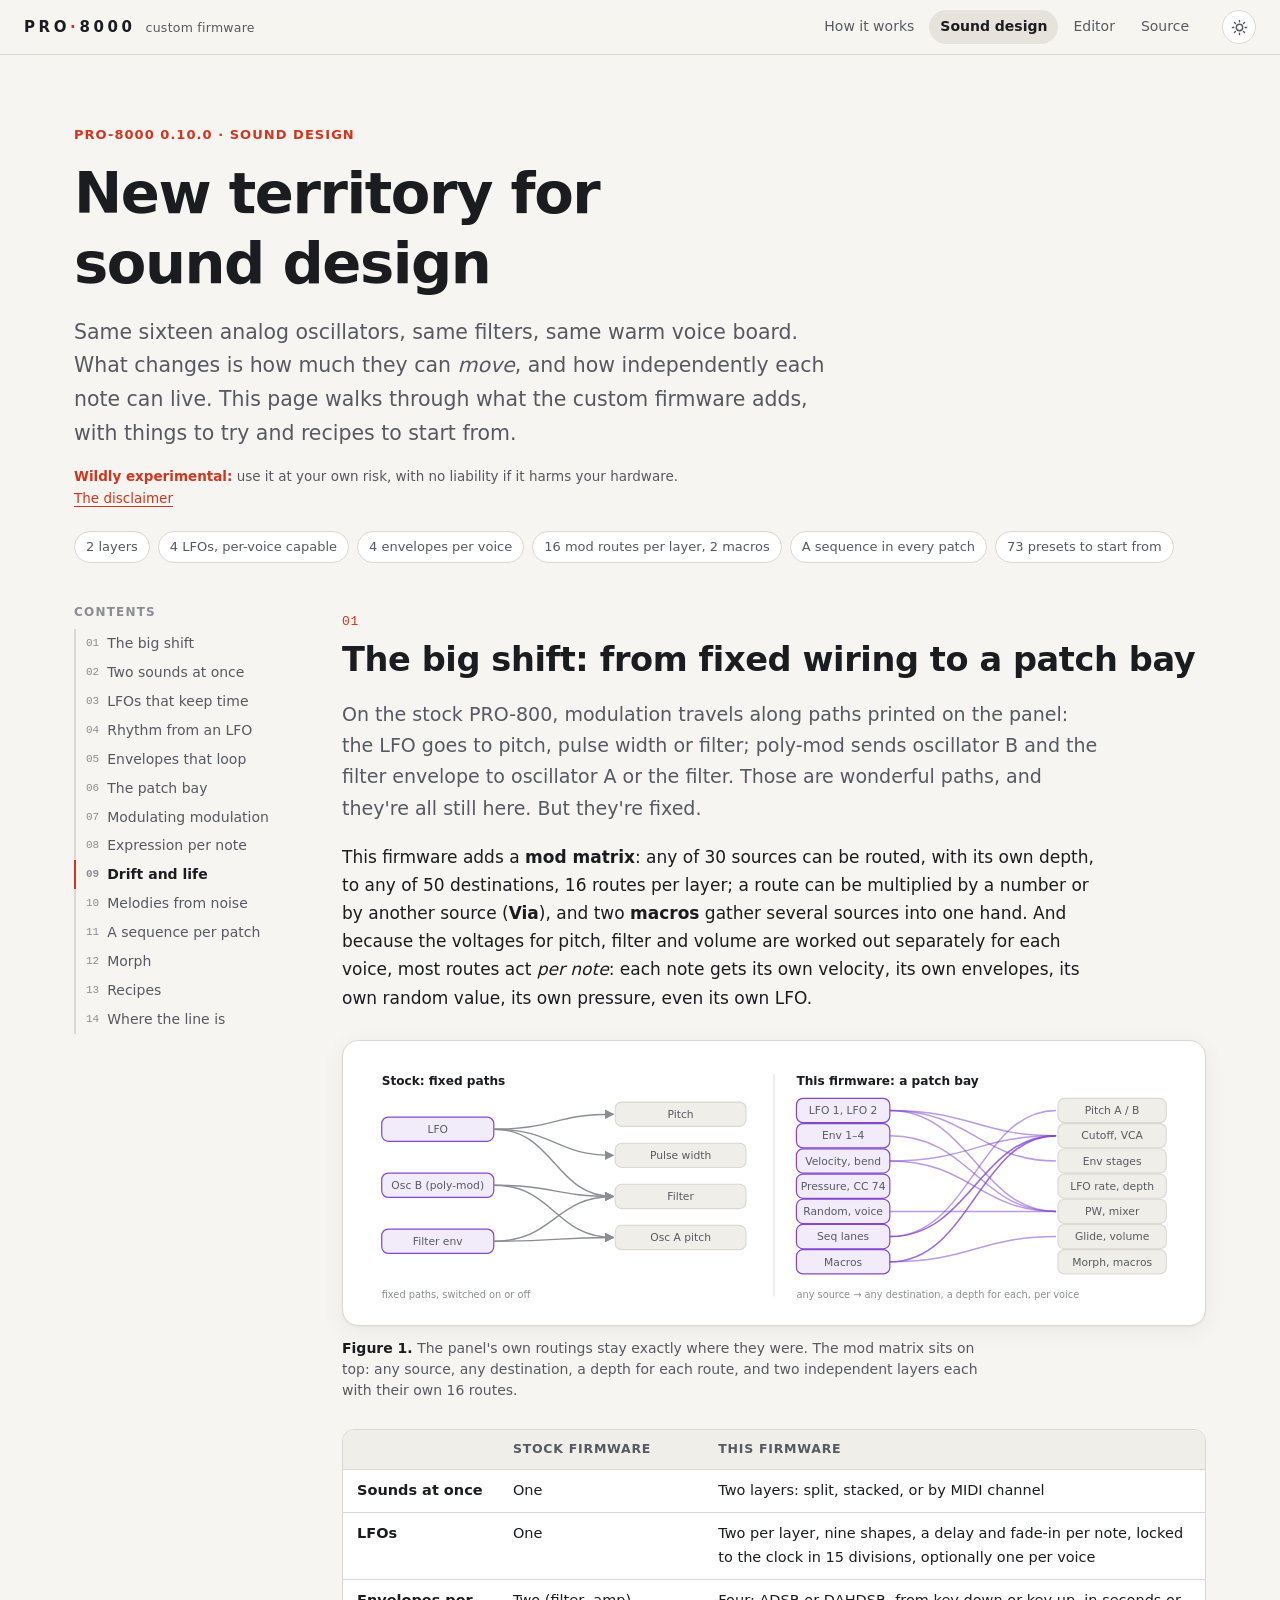
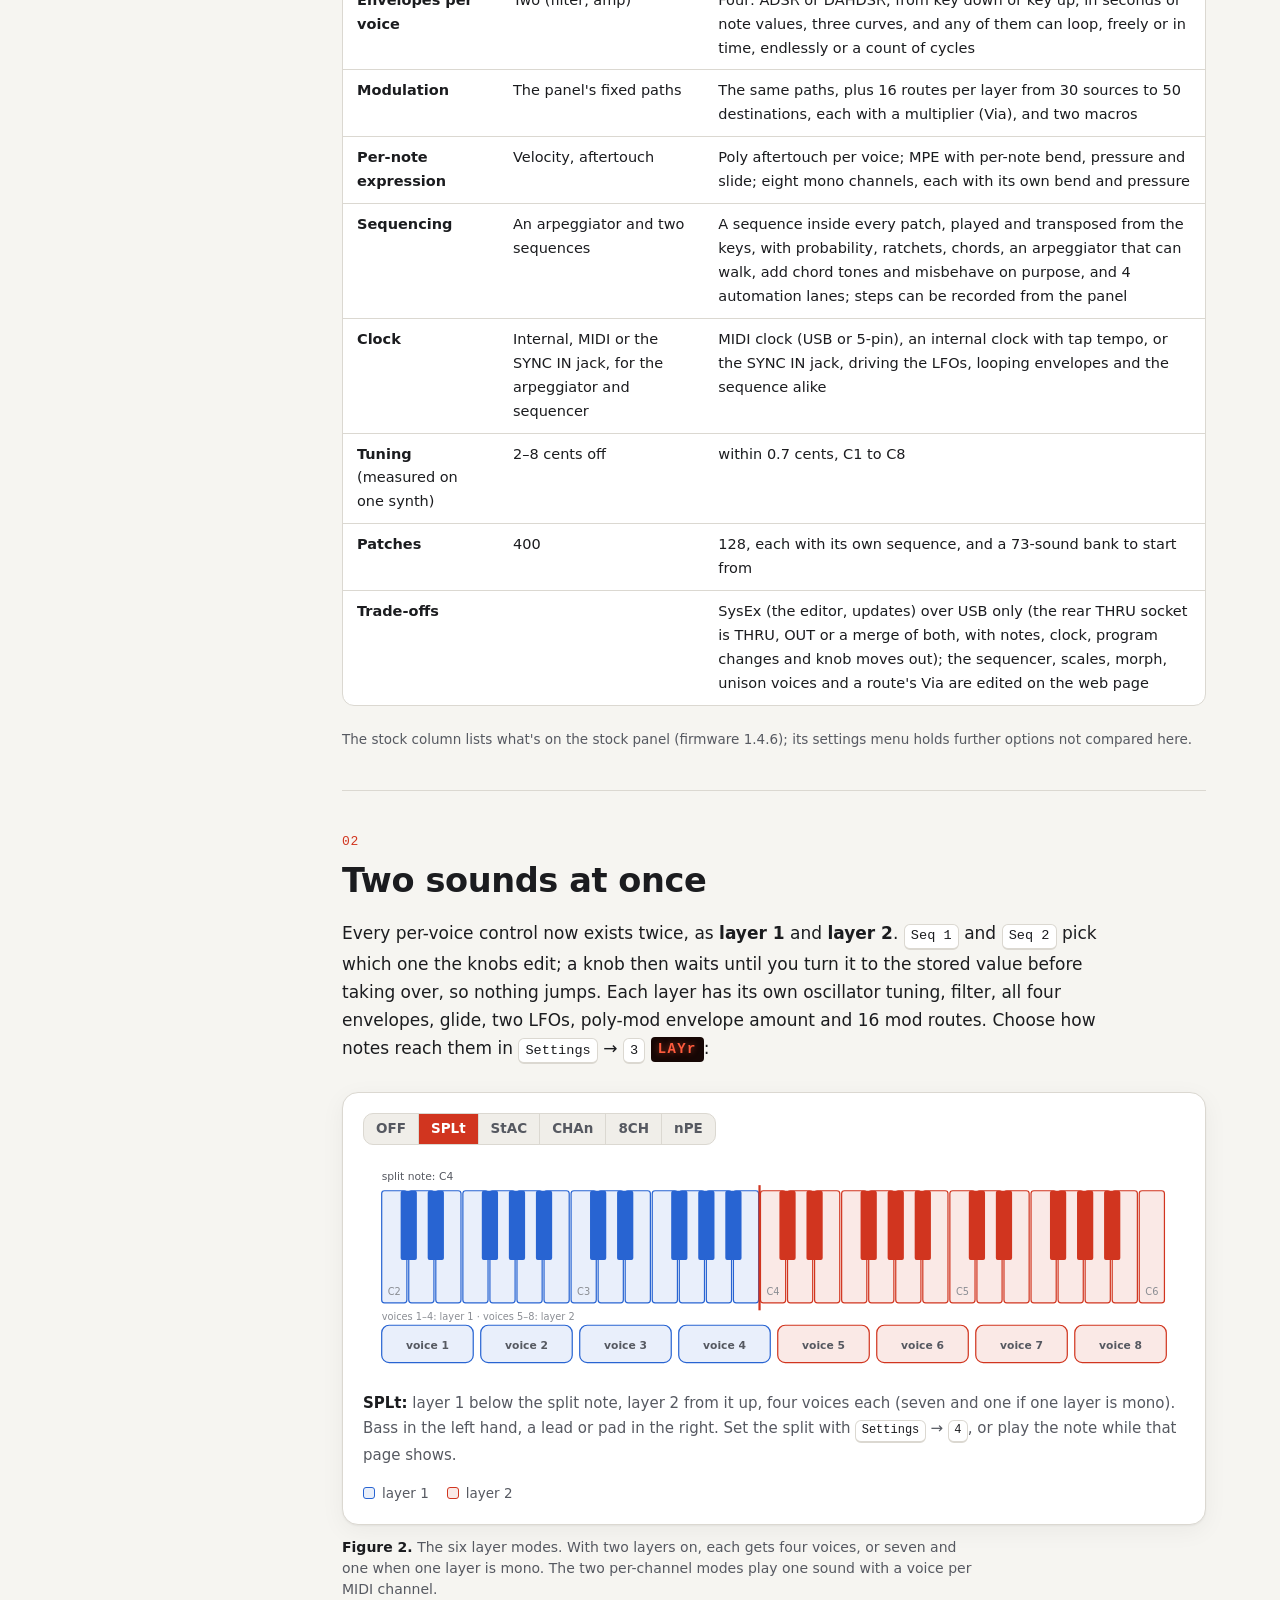
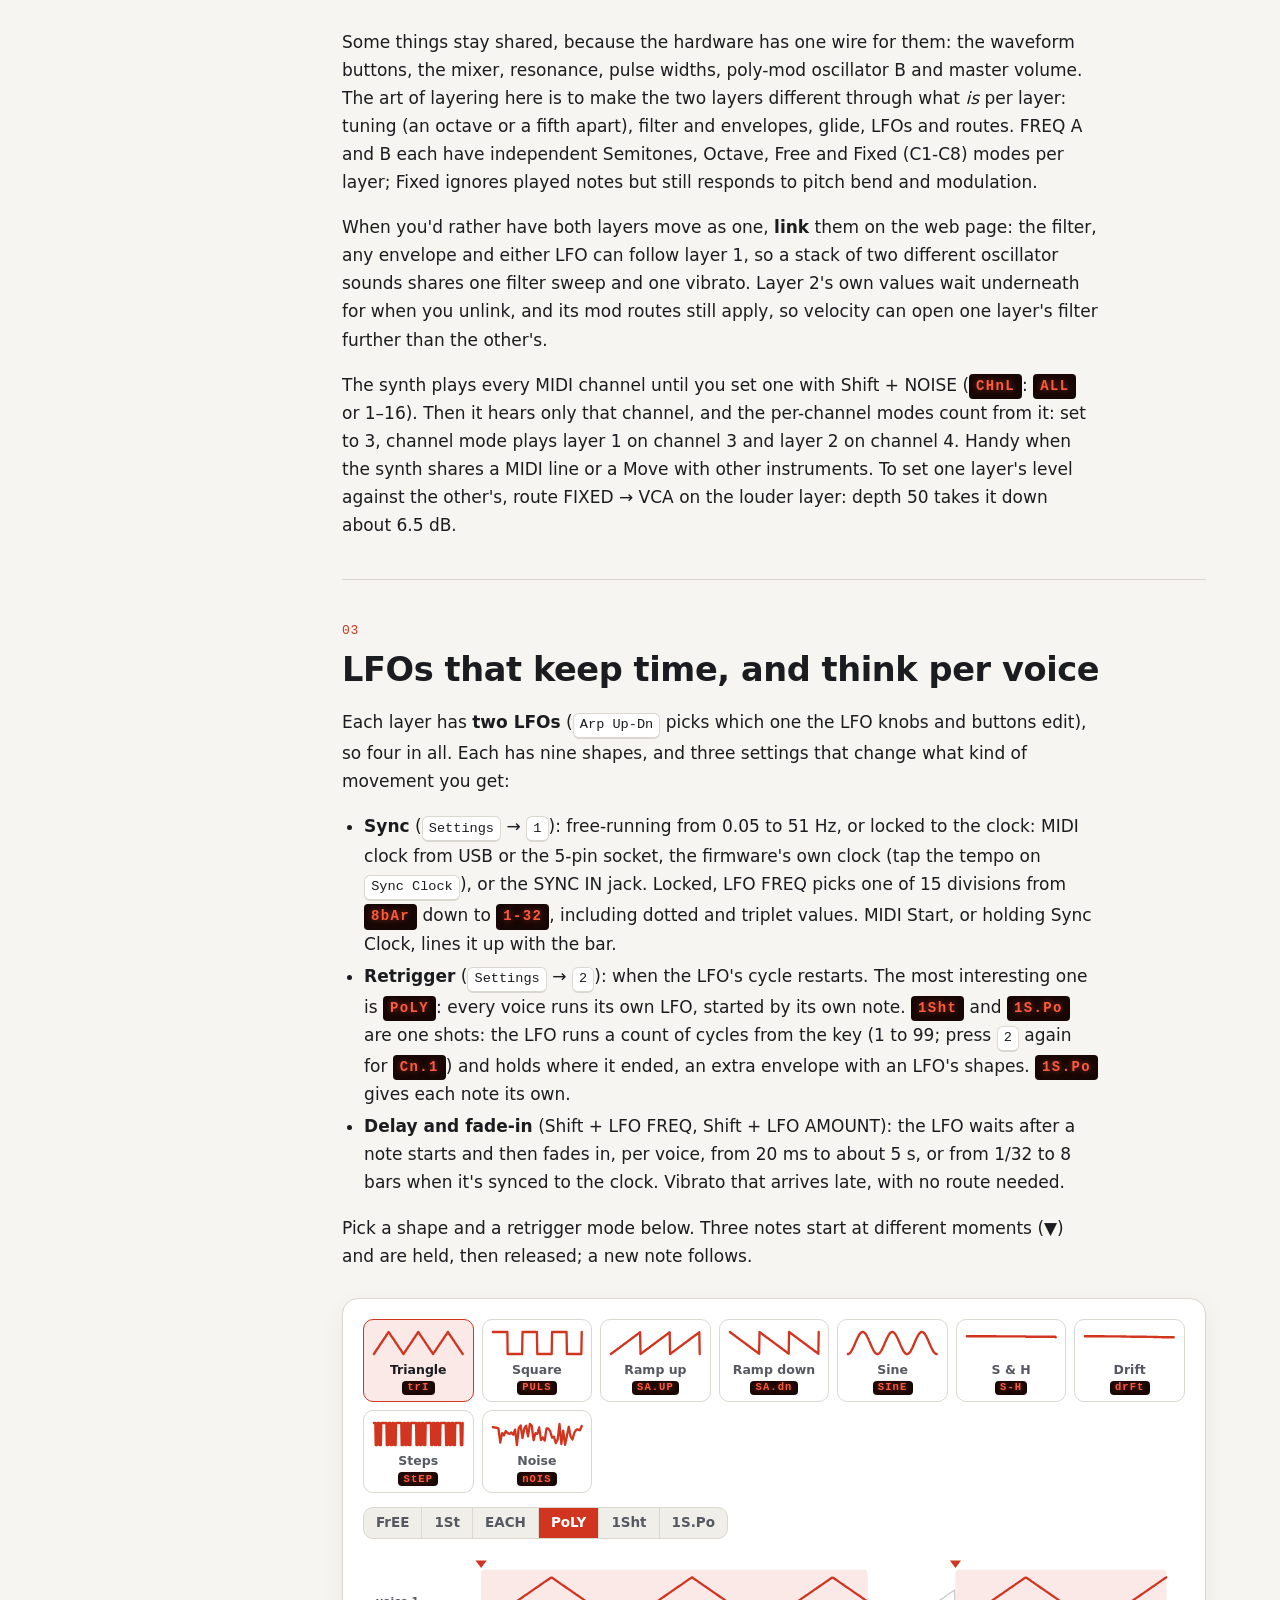
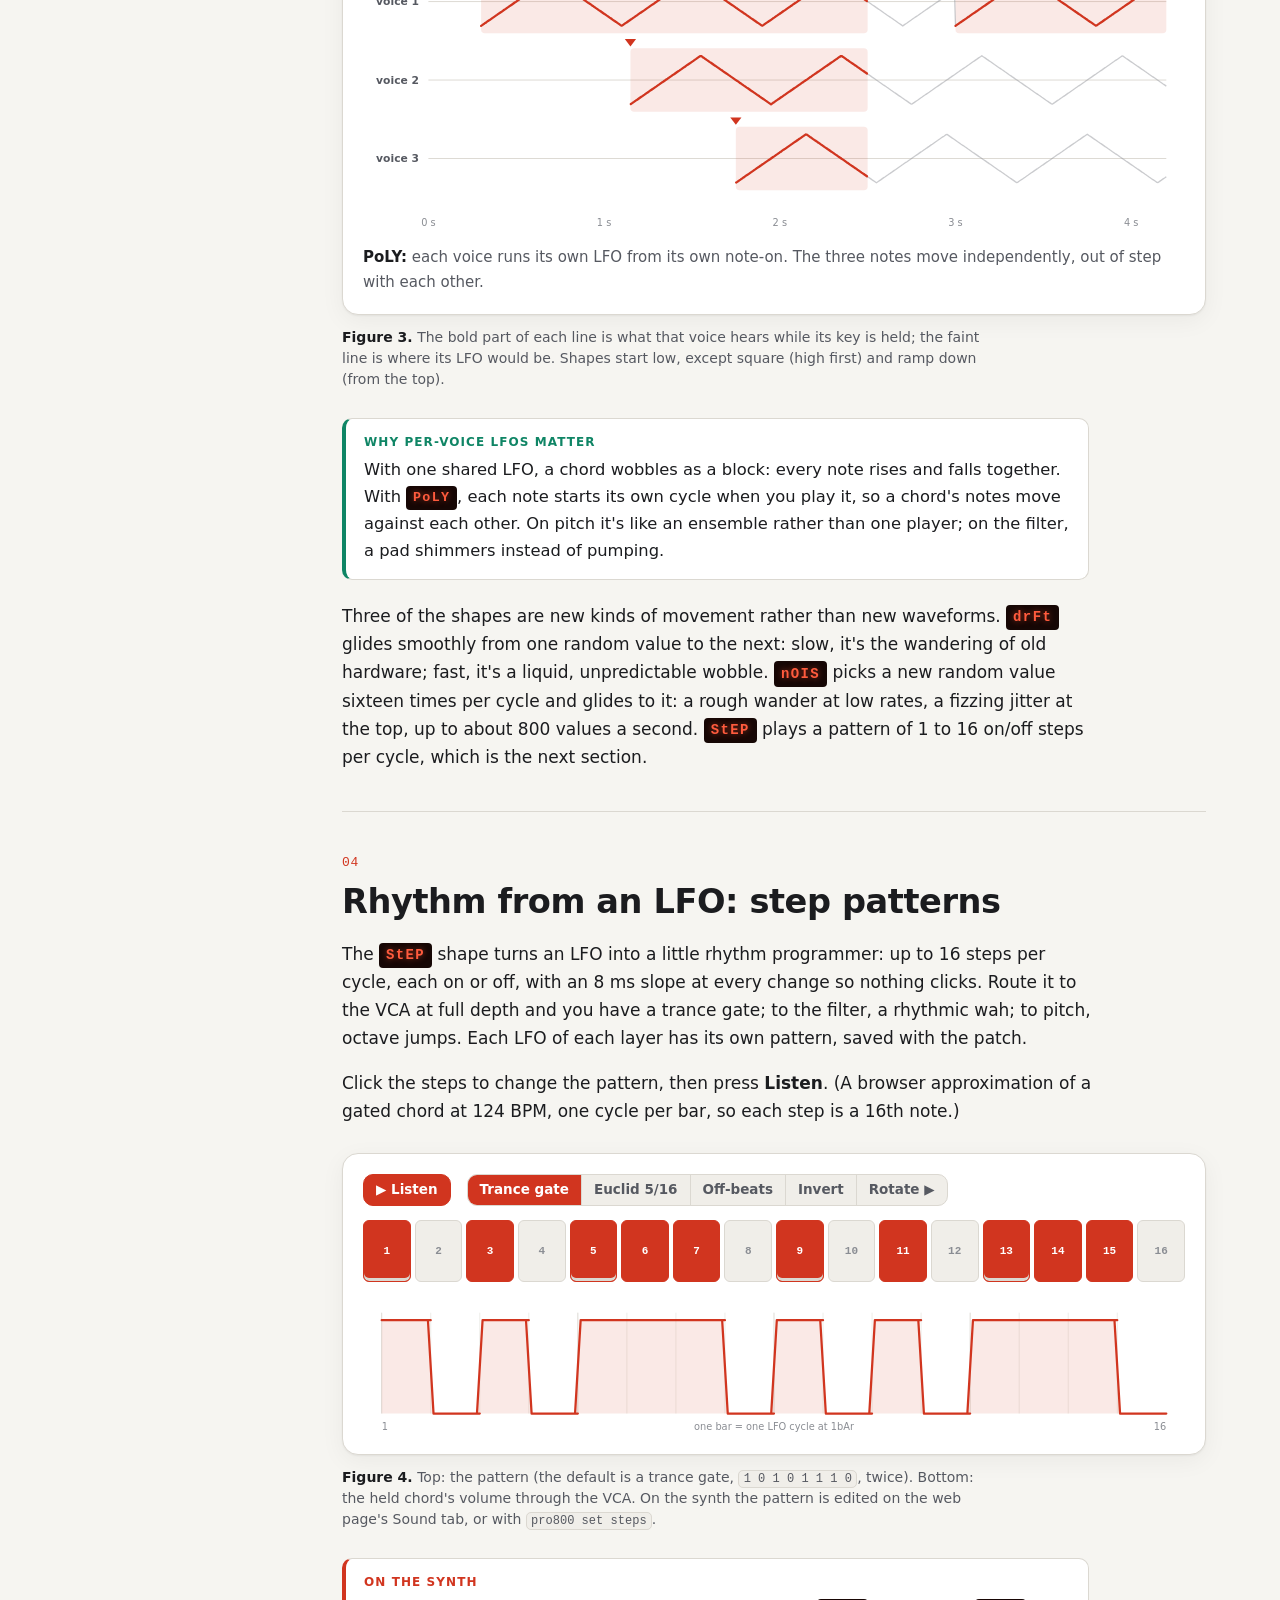
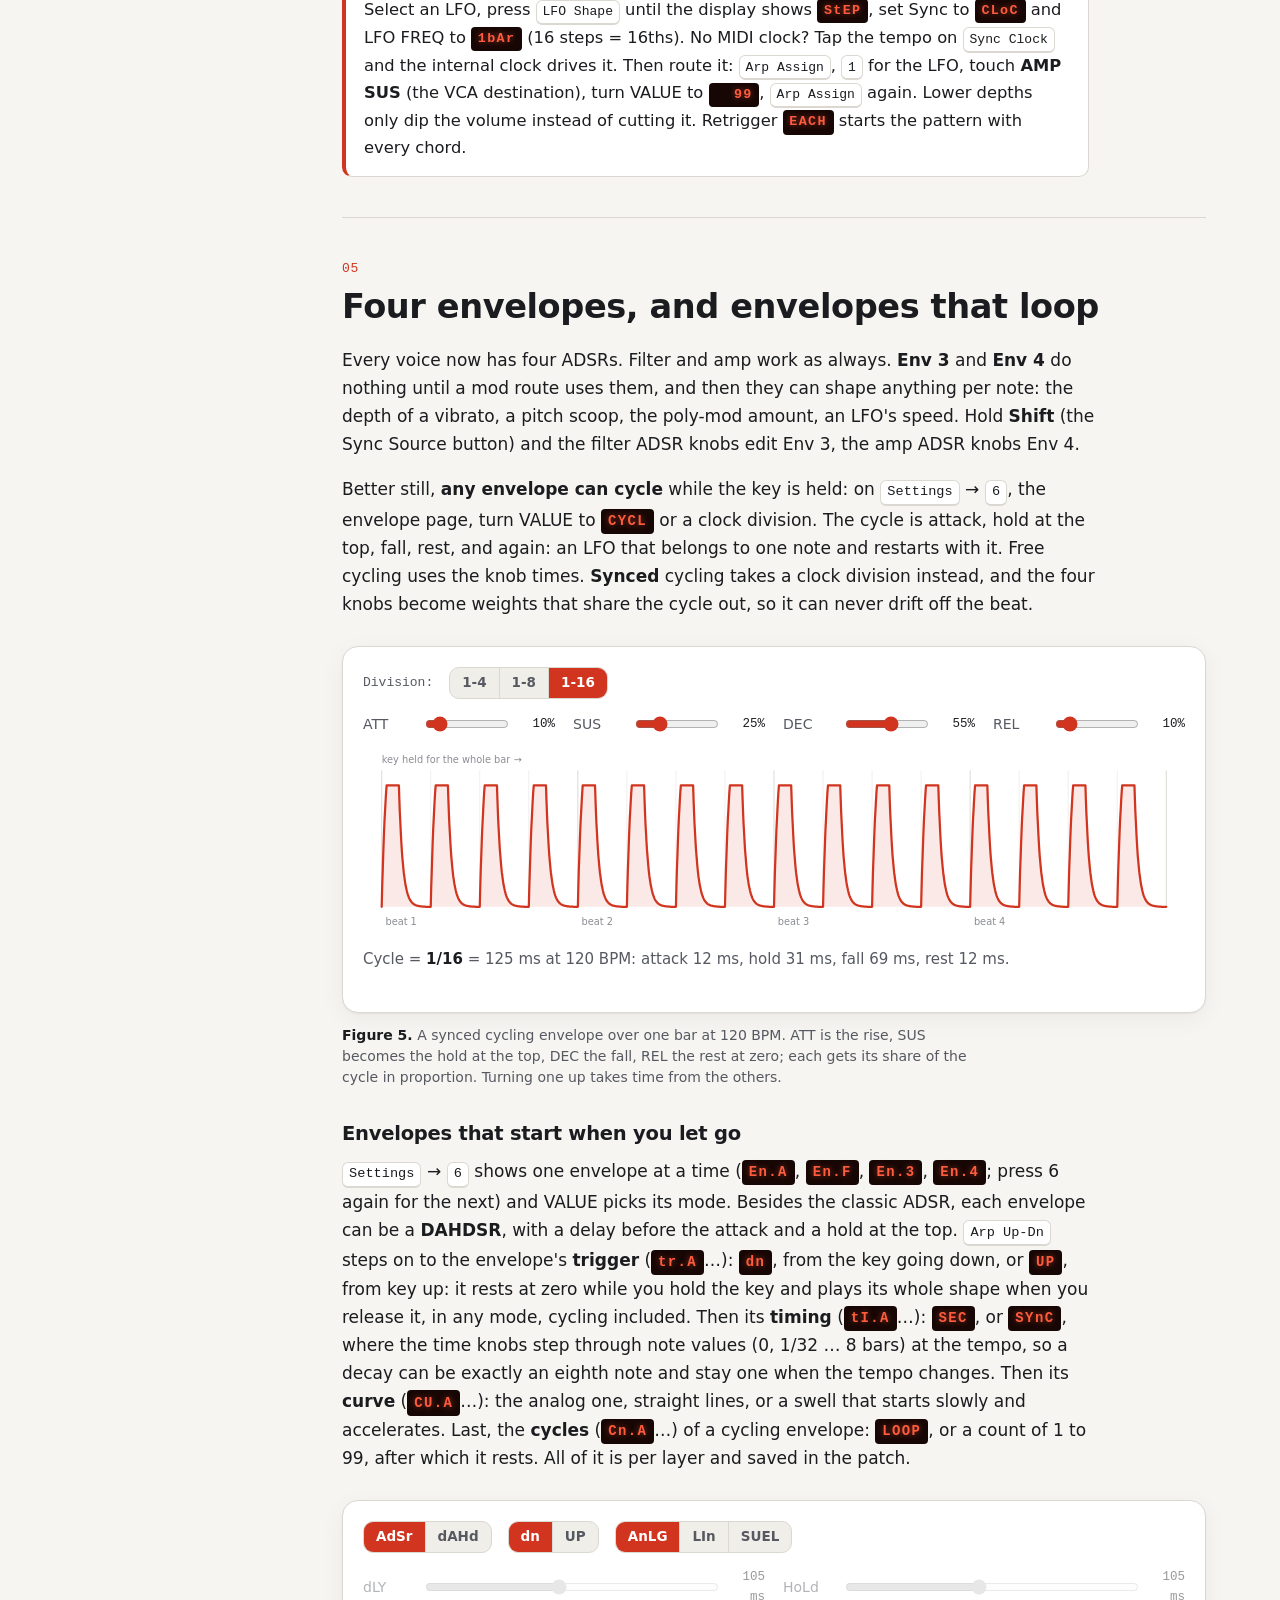
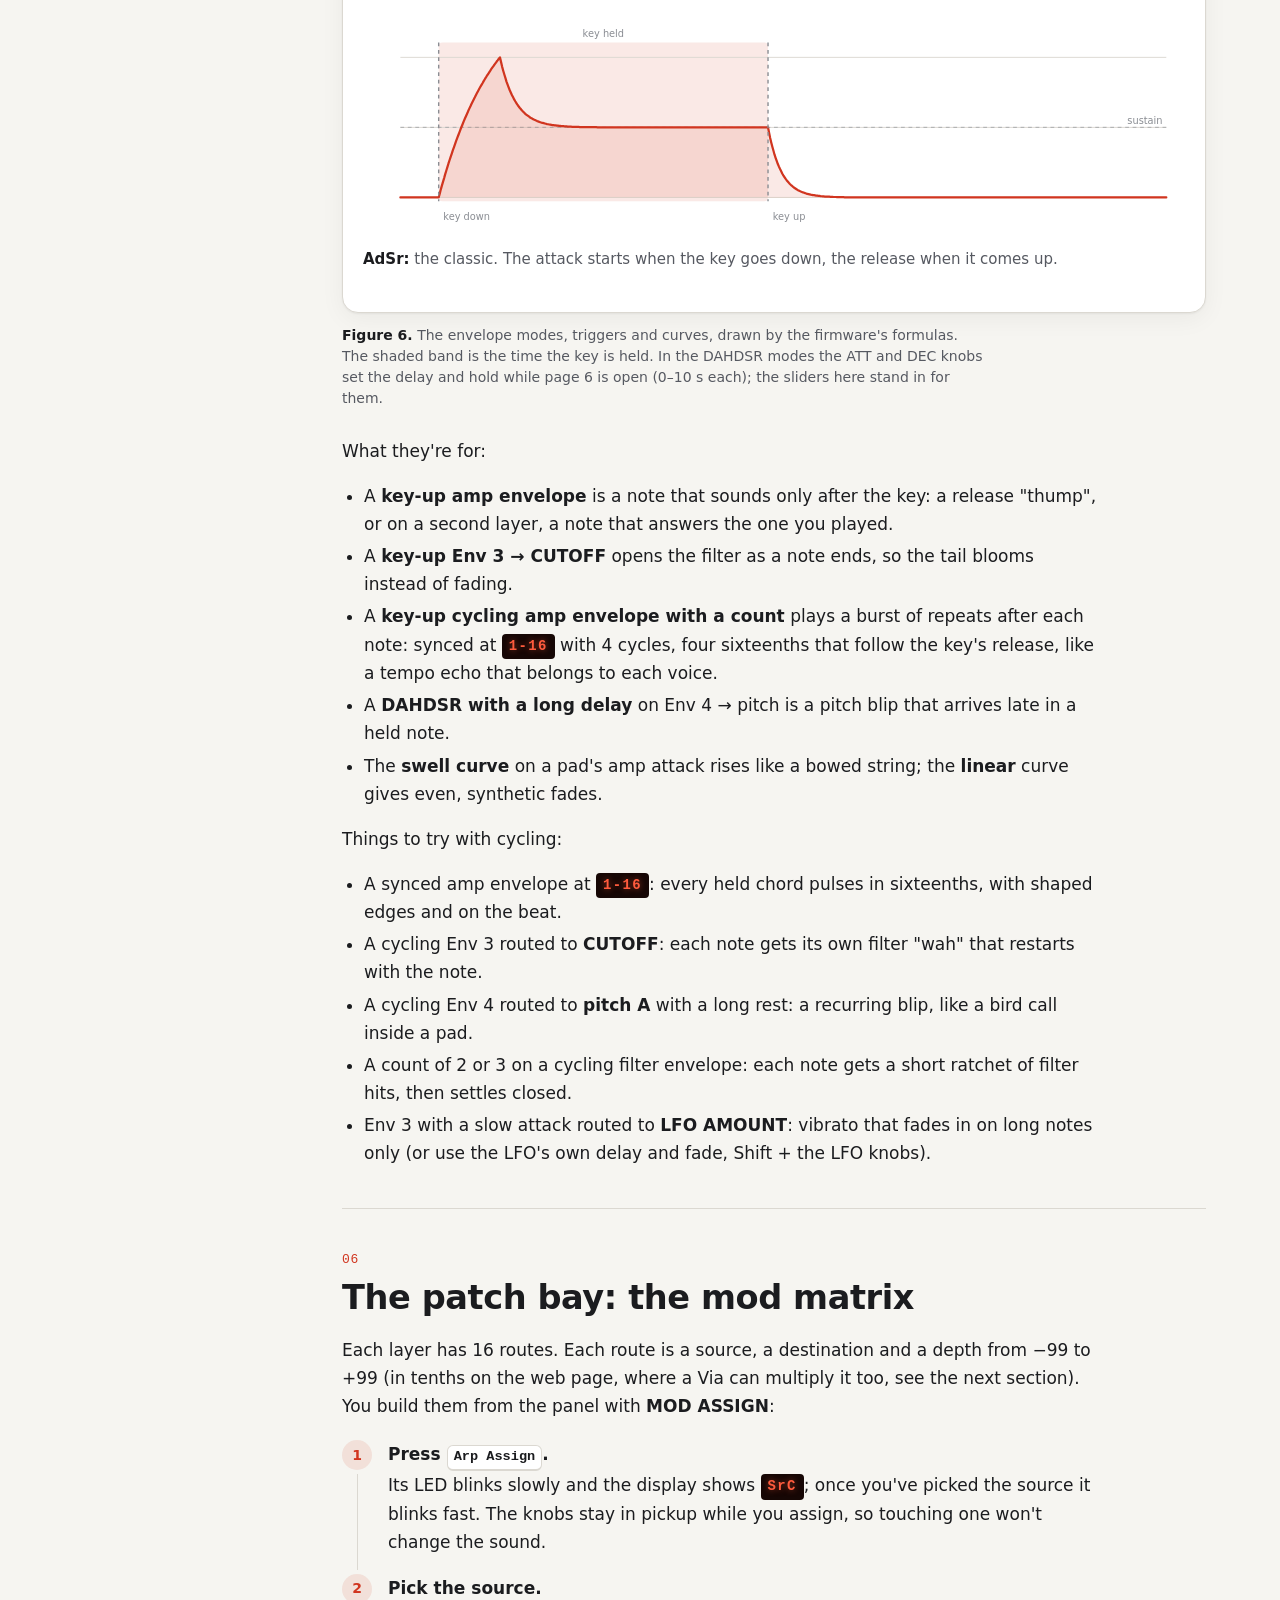
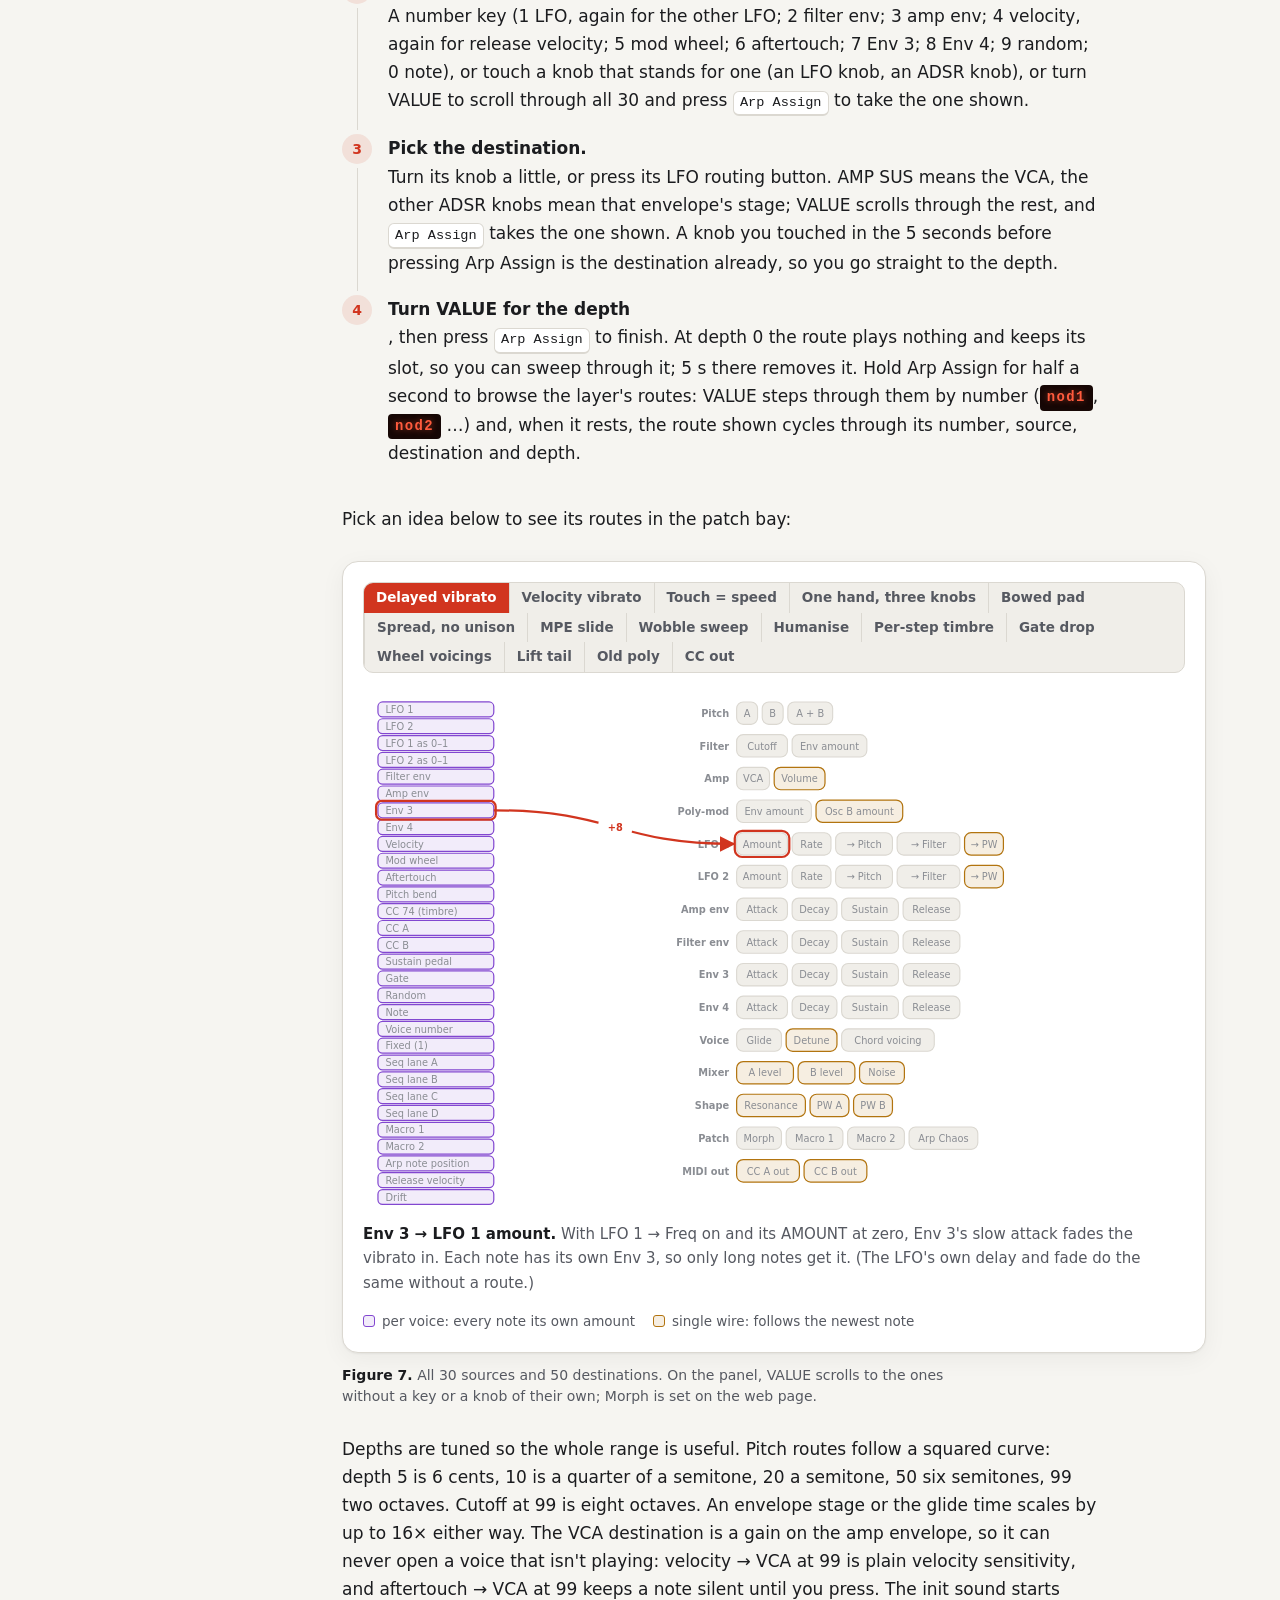
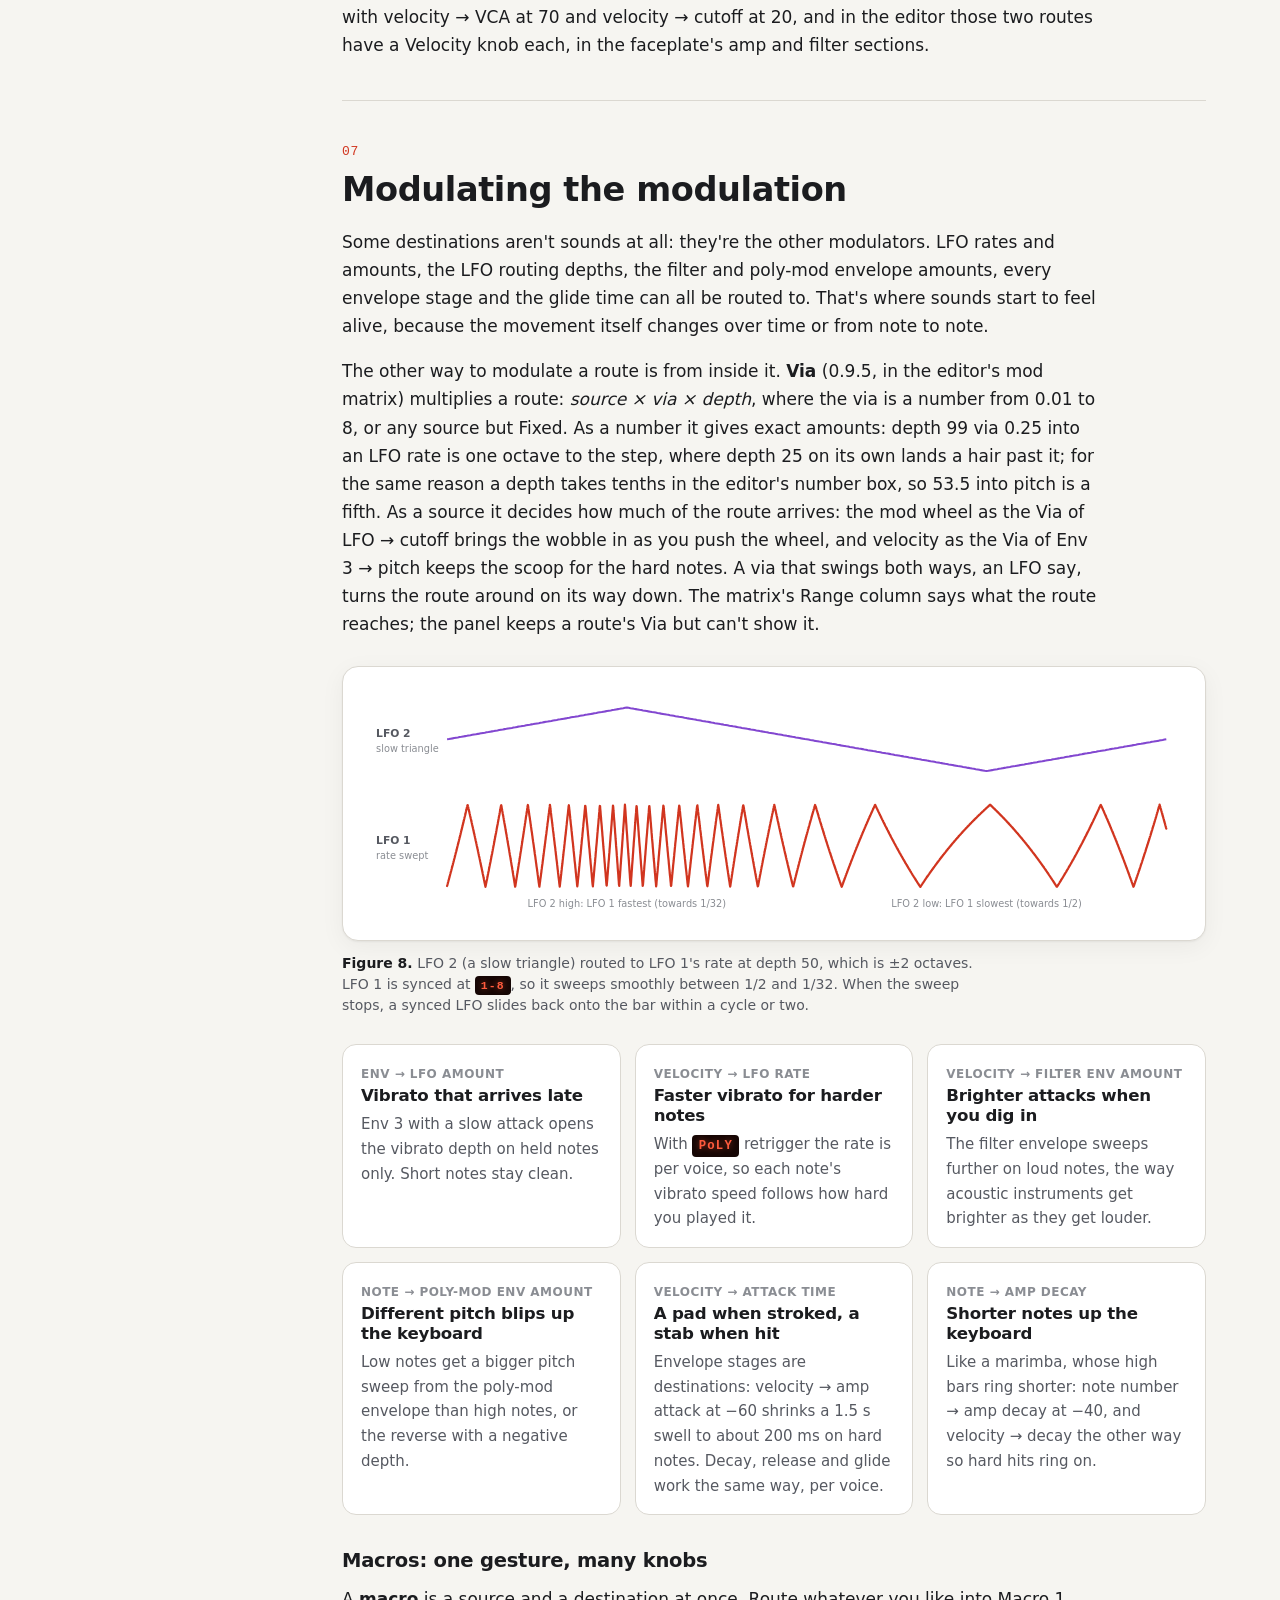
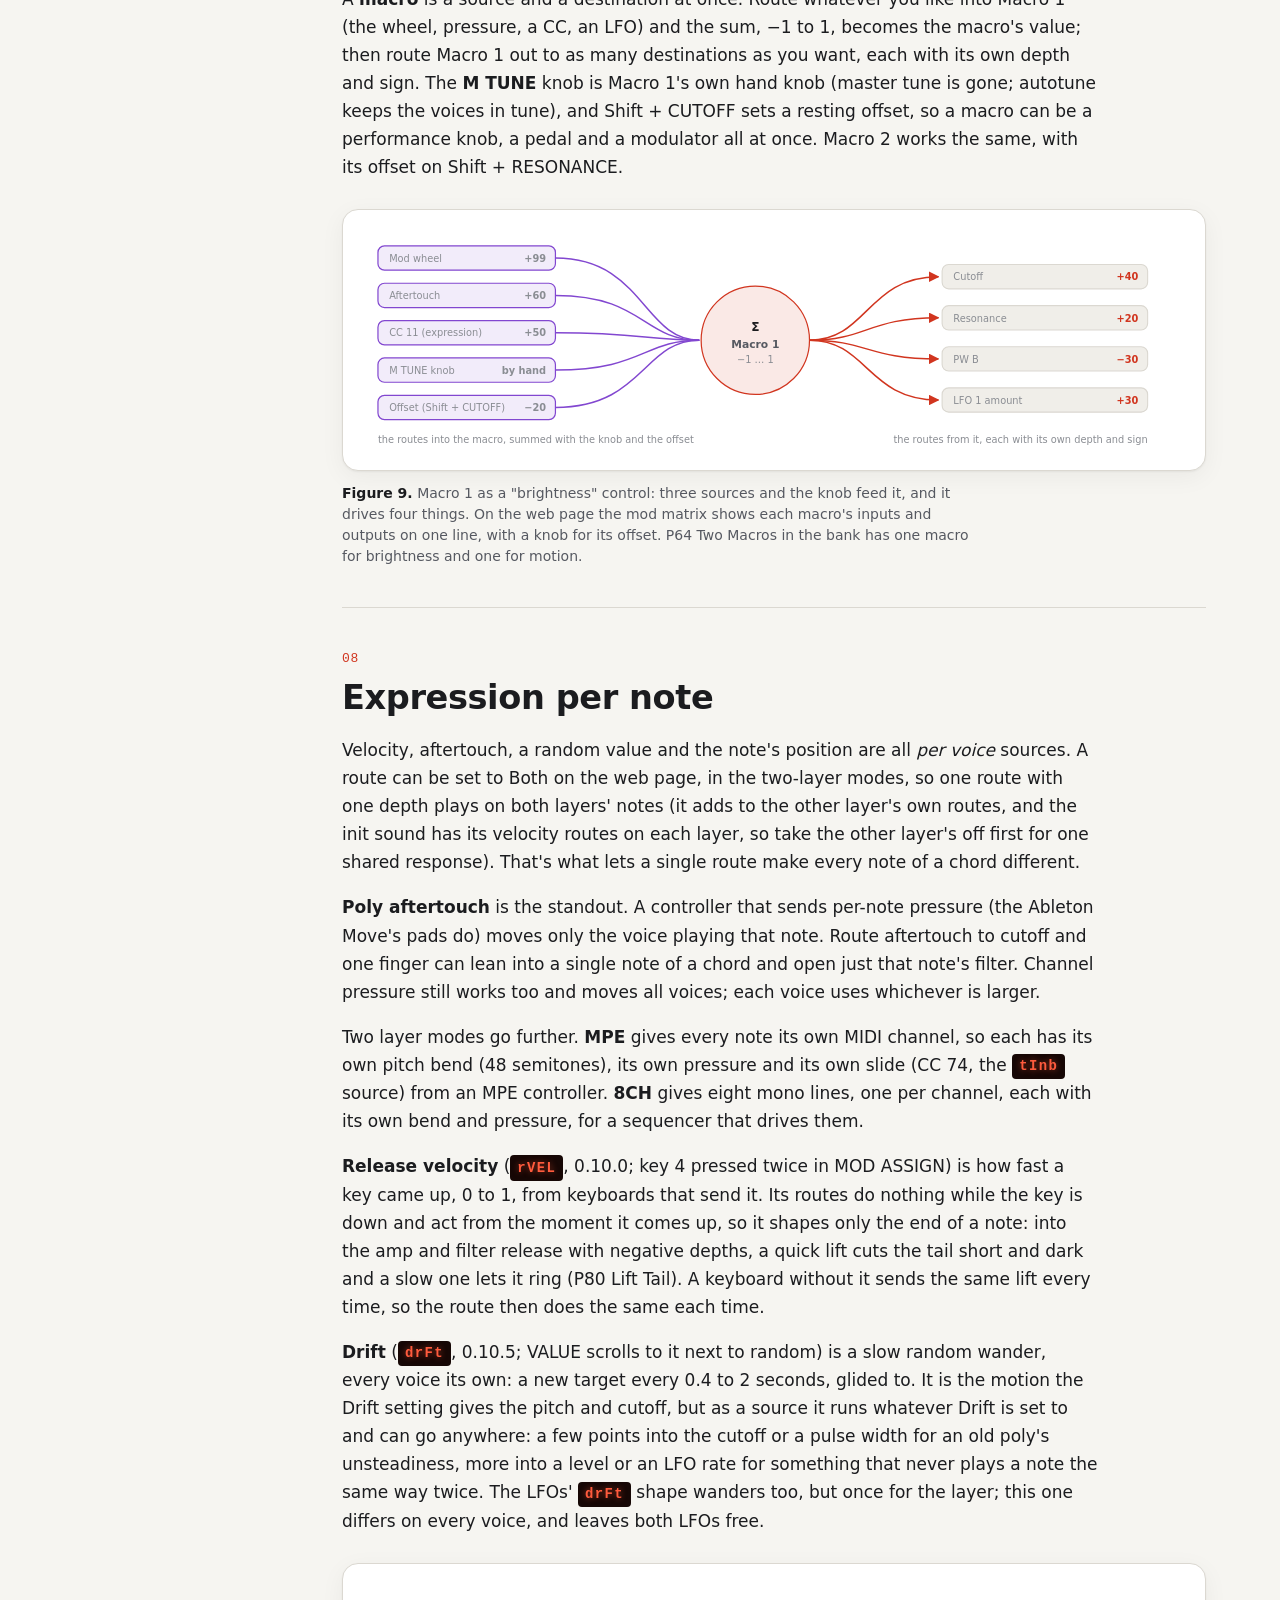
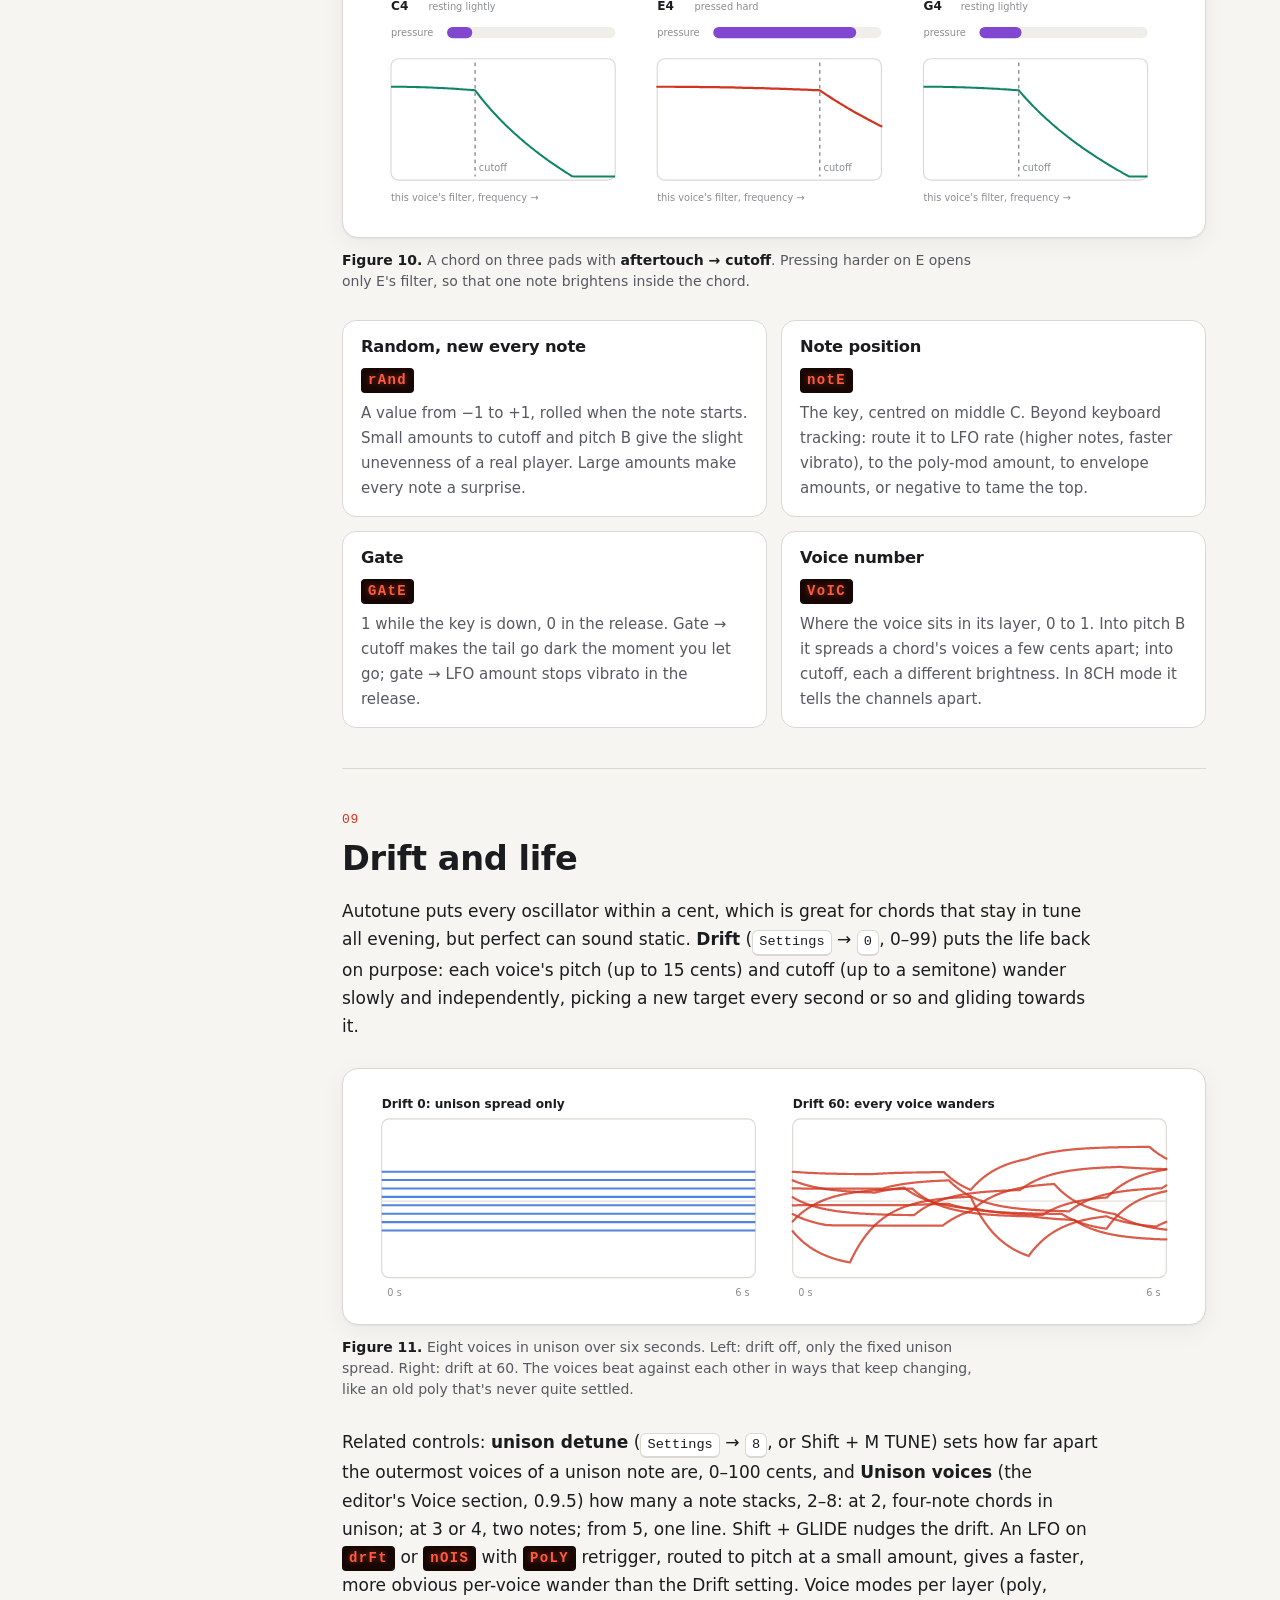
<file: sound-design.html>
<!doctype html>
<html lang="en">
<head>
<meta charset="utf-8">
<meta name="viewport" content="width=device-width, initial-scale=1">
<title>New Sound Design Territory · PRO-8000</title>
<meta name="description" content="What PRO-8000, the custom PRO-800 firmware, opens up for sound design: layers, per-voice LFOs, looping envelopes, a mod matrix, expression, scales, sequences and morphing, with recipes.">
<link rel="icon" href="data:image/svg+xml,%3Csvg xmlns='http://www.w3.org/2000/svg' viewBox='0 0 32 32'%3E%3Crect width='32' height='32' rx='7' fill='%23160705'/%3E%3Cpath d='M5 21 L11 11 L16 21 L21 11 L27 21' fill='none' stroke='%23ff5b3d' stroke-width='3' stroke-linejoin='round'/%3E%3C/svg%3E">
<style>
:root {
  --bg: #f6f5f1; --surface: #ffffff; --surface-2: #f0eee9; --surface-3: #e6e3dc;
  --ink: #1b1c1f; --ink-2: #565961; --ink-3: #8a8d93; --line: #dbd8d1;
  --accent: #d1351f; --accent-soft: rgba(209, 53, 31, .11); --on-accent: #fff;
  --digital: #2864d2; --digital-soft: rgba(40, 100, 210, .10);
  --analog: #0f8565; --analog-soft: rgba(15, 133, 101, .11);
  --shared: #b2740f; --shared-soft: rgba(178, 116, 15, .12);
  --mod: #8247d0; --mod-soft: rgba(130, 71, 208, .10);
  --led-bg: #160705; --led-fg: #ff5b3d;
  --shadow: 0 1px 2px rgba(20, 20, 20, .05), 0 6px 24px rgba(20, 20, 20, .05);
  --sans: "Inter", system-ui, -apple-system, "Segoe UI", Roboto, "Helvetica Neue", sans-serif;
  --mono: ui-monospace, "SF Mono", SFMono-Regular, Menlo, Consolas, monospace;
  color-scheme: light;
}
@media (prefers-color-scheme: dark) {
  :root:not([data-theme="light"]) {
    --bg: #131416; --surface: #1b1c1f; --surface-2: #232428; --surface-3: #2d2e33;
    --ink: #ebe8e2; --ink-2: #a6a8ae; --ink-3: #75787e; --line: #33353a;
    --accent: #ff5a42; --accent-soft: rgba(255, 90, 66, .15); --on-accent: #1a0703;
    --digital: #6ea2ff; --digital-soft: rgba(110, 162, 255, .13);
    --analog: #43c9a1; --analog-soft: rgba(67, 201, 161, .13);
    --shared: #e6a94d; --shared-soft: rgba(230, 169, 77, .14);
    --mod: #b690ff; --mod-soft: rgba(182, 144, 255, .14);
    --shadow: 0 1px 2px rgba(0, 0, 0, .3), 0 8px 28px rgba(0, 0, 0, .25);
    color-scheme: dark;
  }
}
:root[data-theme="dark"] {
  --bg: #131416; --surface: #1b1c1f; --surface-2: #232428; --surface-3: #2d2e33;
  --ink: #ebe8e2; --ink-2: #a6a8ae; --ink-3: #75787e; --line: #33353a;
  --accent: #ff5a42; --accent-soft: rgba(255, 90, 66, .15); --on-accent: #1a0703;
  --digital: #6ea2ff; --digital-soft: rgba(110, 162, 255, .13);
  --analog: #43c9a1; --analog-soft: rgba(67, 201, 161, .13);
  --shared: #e6a94d; --shared-soft: rgba(230, 169, 77, .14);
  --mod: #b690ff; --mod-soft: rgba(182, 144, 255, .14);
  --shadow: 0 1px 2px rgba(0, 0, 0, .3), 0 8px 28px rgba(0, 0, 0, .25);
  color-scheme: dark;
}

* { box-sizing: border-box; }
html { scroll-behavior: smooth; scroll-padding-top: 72px; }
@media (prefers-reduced-motion: reduce) { html { scroll-behavior: auto; } }
body {
  margin: 0; background: var(--bg); color: var(--ink);
  font: 17px/1.65 var(--sans); -webkit-font-smoothing: antialiased; text-rendering: optimizeLegibility;
}
a { color: var(--accent); text-decoration-thickness: 1px; text-underline-offset: 3px; }
a:hover { text-decoration-thickness: 2px; }
:focus-visible { outline: 2px solid var(--accent); outline-offset: 2px; border-radius: 4px; }
code, kbd, .mono { font-family: var(--mono); font-size: .86em; }
code { background: var(--surface-2); border: 1px solid var(--line); border-radius: 5px; padding: .05em .35em; }
strong { font-weight: 650; }
h1, h2, h3, h4 { line-height: 1.2; letter-spacing: -.012em; margin: 0; }
p { margin: 0 0 1em; }
ul, ol { padding-left: 1.3em; margin: 0 0 1em; }
li { margin: .25em 0; }

/* ---- top bar ---- */
.topbar {
  position: sticky; top: 0; z-index: 20; display: flex; align-items: center; gap: 14px 22px; flex-wrap: wrap;
  padding: 10px 24px; background: color-mix(in srgb, var(--bg) 88%, transparent);
  backdrop-filter: saturate(1.4) blur(10px); -webkit-backdrop-filter: saturate(1.4) blur(10px);
  border-bottom: 1px solid var(--line);
}
.brand { display: flex; align-items: baseline; gap: 10px; color: var(--ink); text-decoration: none; }
.brand .logo { font-weight: 800; letter-spacing: .24em; font-size: 15px; }
.brand .logo b { color: var(--accent); }
.brand .sub { font-size: 12.5px; color: var(--ink-2); letter-spacing: .02em; }
.topbar nav { display: flex; gap: 4px; margin-left: auto; flex-wrap: wrap; }
.topbar nav a {
  font-size: 14px; color: var(--ink-2); text-decoration: none; padding: 5px 11px; border-radius: 999px;
}
.topbar nav a:hover { color: var(--ink); background: var(--surface-2); }
.topbar nav a[aria-current="page"] { color: var(--ink); background: var(--surface-3); font-weight: 600; }
.theme-btn {
  border: 1px solid var(--line); background: var(--surface); color: var(--ink-2); width: 34px; height: 34px;
  border-radius: 50%; cursor: pointer; display: grid; place-items: center; padding: 0;
}
.theme-btn:hover { color: var(--ink); }
.theme-btn svg { width: 17px; height: 17px; }

/* ---- hero ---- */
.hero { max-width: 1180px; margin: 0 auto; padding: 64px 24px 28px; }
.kicker {
  display: inline-flex; align-items: center; gap: 8px; font-size: 13px; font-weight: 600; letter-spacing: .08em;
  text-transform: uppercase; color: var(--accent); margin-bottom: 14px;
}
.hero h1 { font-size: clamp(2.1rem, 5.2vw, 3.6rem); font-weight: 760; letter-spacing: -.025em; max-width: 17ch; }
.hero .lede { font-size: clamp(1.08rem, 1.8vw, 1.28rem); color: var(--ink-2); max-width: 60ch; margin: 18px 0 0; }
.meta { display: flex; flex-wrap: wrap; gap: 8px; margin-top: 22px; }
.chip {
  font-size: 13px; padding: 4px 11px; border-radius: 999px; border: 1px solid var(--line); background: var(--surface);
  color: var(--ink-2);
}

/* ---- layout ---- */
.layout {
  max-width: 1180px; margin: 0 auto; padding: 8px 24px 80px;
  display: grid; grid-template-columns: 220px minmax(0, 1fr); gap: 48px;
}
.toc { position: sticky; top: 76px; align-self: start; max-height: calc(100vh - 96px); overflow: auto; font-size: 14px; }
.toc h2 { font-size: 12px; text-transform: uppercase; letter-spacing: .1em; color: var(--ink-3); margin: 6px 0 10px; }
.toc ol { list-style: none; padding: 0; margin: 0; counter-reset: toc; }
.toc li { margin: 0; counter-increment: toc; }
.toc a {
  display: flex; gap: 8px; padding: 5px 10px; border-left: 2px solid var(--line); color: var(--ink-2);
  text-decoration: none; line-height: 1.35;
}
.toc a::before { content: counter(toc, decimal-leading-zero); font-family: var(--mono); font-size: 11px; color: var(--ink-3); padding-top: 2px; }
.toc a:hover { color: var(--ink); }
.toc a.active { color: var(--ink); border-left-color: var(--accent); font-weight: 600; }
article { min-width: 0; max-width: 900px; }
@media (max-width: 1060px) {
  .layout { grid-template-columns: minmax(0, 1fr); gap: 0; }
  .toc { position: static; max-height: none; border: 1px solid var(--line); border-radius: 14px; padding: 14px 16px; background: var(--surface); margin-bottom: 28px; }
  .toc ol { columns: 2; column-gap: 18px; }
  .toc a { border-left: 0; padding: 3px 0; }
}
@media (max-width: 560px) {
  body { font-size: 16px; }
  .topbar { padding: 10px 16px; gap: 8px; flex-wrap: nowrap; }
  .topbar nav { gap: 0; }
  .topbar nav a { padding: 5px 8px; font-size: 13px; }
  .brand .logo { letter-spacing: .14em; }
  .theme-btn { flex: none; }
  .hero { padding: 40px 16px 18px; }
  .layout { padding: 8px 16px 64px; }
  .toc ol { columns: 1; }
  .brand .sub { display: none; }
}

/* ---- sections ---- */
section { padding-top: 40px; }
section + section { border-top: 1px solid var(--line); margin-top: 40px; }
article > section:first-child { padding-top: 12px; }
.sec-num { font-family: var(--mono); font-size: 13px; color: var(--accent); letter-spacing: .06em; display: block; margin-bottom: 8px; }
section h2 { font-size: clamp(1.6rem, 3vw, 2.1rem); font-weight: 720; margin-bottom: 18px; }
section h3 { font-size: 1.22rem; font-weight: 680; margin: 34px 0 12px; }
section h4 { font-size: 1.02rem; font-weight: 680; margin: 0 0 6px; }
.prose { max-width: 70ch; }
.lead-in { font-size: 1.12em; color: var(--ink-2); }

/* ---- figures ---- */
figure { margin: 28px 0; }
.fig {
  background: var(--surface); border: 1px solid var(--line); border-radius: 16px; padding: 20px;
  box-shadow: var(--shadow);
}
figcaption { font-size: 14px; color: var(--ink-2); margin-top: 12px; line-height: 1.5; max-width: 72ch; }
figcaption b { color: var(--ink); }
.svg-wrap { overflow-x: auto; -webkit-overflow-scrolling: touch; }
.svg-wrap > svg { display: block; width: 100%; height: auto; min-width: var(--min, 0); }
svg text { font-family: var(--sans); fill: var(--ink); font-size: 13px; }
svg .t-sm { font-size: 11.5px; fill: var(--ink-2); }
svg .t-xs { font-size: 10.5px; fill: var(--ink-3); }
svg .t-lg { font-size: 15px; font-weight: 650; }
svg .t-b { font-weight: 650; }
svg .t-mono { font-family: var(--mono); }
svg .t-acc { fill: var(--accent); } svg .t-dig { fill: var(--digital); } svg .t-ana { fill: var(--analog); }
svg .t-sh { fill: var(--shared); } svg .t-mod { fill: var(--mod); } svg .t-inv { fill: var(--on-accent); }
svg .t-led { fill: var(--led-fg); font-family: var(--mono); font-weight: 700; letter-spacing: .08em; }
svg .box { fill: var(--surface-2); stroke: var(--line); stroke-width: 1.2; }
svg .box-plain { fill: var(--surface); stroke: var(--line); stroke-width: 1.2; }
svg .box-dig { fill: var(--digital-soft); stroke: var(--digital); stroke-width: 1.3; }
svg .box-ana { fill: var(--analog-soft); stroke: var(--analog); stroke-width: 1.3; }
svg .box-acc { fill: var(--accent-soft); stroke: var(--accent); stroke-width: 1.3; }
svg .box-sh { fill: var(--shared-soft); stroke: var(--shared); stroke-width: 1.3; }
svg .box-mod { fill: var(--mod-soft); stroke: var(--mod); stroke-width: 1.3; }
svg .box-led { fill: var(--led-bg); stroke: none; }
svg .ln { stroke: var(--ink-3); stroke-width: 1.5; fill: none; }
svg .ln-dig { stroke: var(--digital); stroke-width: 1.6; fill: none; }
svg .ln-ana { stroke: var(--analog); stroke-width: 1.6; fill: none; }
svg .ln-acc { stroke: var(--accent); stroke-width: 1.6; fill: none; }
svg .ln-sh { stroke: var(--shared); stroke-width: 1.6; fill: none; }
svg .ln-mod { stroke: var(--mod); stroke-width: 1.6; fill: none; }
svg .thick { stroke-width: 2.4; }
svg .dash { stroke-dasharray: 4 4; }
svg .grid { stroke: var(--line); stroke-width: 1; fill: none; }
svg .axis { stroke: var(--ink-3); stroke-width: 1; fill: none; }
svg .curve { stroke: var(--accent); stroke-width: 2.4; fill: none; stroke-linejoin: round; stroke-linecap: round; }
svg .curve-dig { stroke: var(--digital); stroke-width: 2.2; fill: none; stroke-linejoin: round; }
svg .curve-ana { stroke: var(--analog); stroke-width: 2.2; fill: none; stroke-linejoin: round; }
svg .curve-mod { stroke: var(--mod); stroke-width: 2.2; fill: none; stroke-linejoin: round; }
svg .curve-ghost { stroke: var(--ink-3); stroke-width: 1.4; fill: none; opacity: .45; }
svg .f-acc { fill: var(--accent); } svg .f-dig { fill: var(--digital); } svg .f-ana { fill: var(--analog); }
svg .f-sh { fill: var(--shared); } svg .f-mod { fill: var(--mod); } svg .f-ink3 { fill: var(--ink-3); }
svg .f-soft-acc { fill: var(--accent-soft); } svg .f-soft-dig { fill: var(--digital-soft); }
svg .f-soft-ana { fill: var(--analog-soft); } svg .f-soft-mod { fill: var(--mod-soft); }
svg .f-surface { fill: var(--surface); } svg .f-surface2 { fill: var(--surface-2); } svg .f-line { fill: var(--line); }
.defs { position: absolute; width: 0; height: 0; overflow: hidden; }

.legend { display: flex; flex-wrap: wrap; gap: 6px 18px; font-size: 13.5px; color: var(--ink-2); margin-top: 14px; }
.legend span { display: inline-flex; align-items: center; gap: 7px; }
.legend i { width: 12px; height: 12px; border-radius: 3px; display: inline-block; border: 1.5px solid; }
.legend .k-dig { background: var(--digital-soft); border-color: var(--digital); }
.legend .k-ana { background: var(--analog-soft); border-color: var(--analog); }
.legend .k-acc { background: var(--accent-soft); border-color: var(--accent); }
.legend .k-sh { background: var(--shared-soft); border-color: var(--shared); }
.legend .k-mod { background: var(--mod-soft); border-color: var(--mod); }

/* ---- callouts ---- */
.callout {
  border: 1px solid var(--line); border-left: 4px solid var(--accent); background: var(--surface);
  border-radius: 10px; padding: 14px 18px; margin: 22px 0; font-size: .96em; max-width: 72ch;
}
.callout > :last-child { margin-bottom: 0; }
.callout .label { display: block; font-size: 12px; font-weight: 700; letter-spacing: .09em; text-transform: uppercase; color: var(--accent); margin-bottom: 4px; }
.callout.analogy { border-left-color: var(--analog); }
.callout.analogy .label { color: var(--analog); }
.callout.tech { border-left-color: var(--digital); }
.callout.tech .label { color: var(--digital); }
.callout.limit { border-left-color: var(--shared); }
.callout.limit .label { color: var(--shared); }

/* ---- small things ---- */
.led {
  display: inline-block; font-family: var(--mono); font-weight: 700; font-size: .82em; letter-spacing: .1em;
  color: var(--led-fg); background: var(--led-bg); padding: .08em .5em; border-radius: 4px;
  text-shadow: 0 0 6px rgba(255, 91, 61, .55); white-space: pre; vertical-align: .05em;
}
kbd {
  display: inline-block; border: 1px solid var(--line); border-bottom-width: 2px; border-radius: 6px;
  background: var(--surface); padding: .02em .45em; font-size: .8em; color: var(--ink); white-space: nowrap;
}
.stats { display: grid; grid-template-columns: repeat(auto-fit, minmax(150px, 1fr)); gap: 12px; margin: 28px 0; }
.stat { background: var(--surface); border: 1px solid var(--line); border-radius: 14px; padding: 14px 16px; }
.stat b { display: block; font-size: 1.7rem; font-weight: 750; letter-spacing: -.02em; line-height: 1.1; }
.stat span { font-size: 13.5px; color: var(--ink-2); line-height: 1.35; display: block; margin-top: 4px; }

.tbl { overflow-x: auto; margin: 22px 0; border: 1px solid var(--line); border-radius: 12px; background: var(--surface); }
table { border-collapse: collapse; width: 100%; font-size: 14.5px; }
th, td { text-align: left; padding: 9px 14px; border-bottom: 1px solid var(--line); vertical-align: top; }
th { font-size: 12.5px; text-transform: uppercase; letter-spacing: .06em; color: var(--ink-2); background: var(--surface-2); font-weight: 650; }
tr:last-child td { border-bottom: 0; }
td.yes { color: var(--analog); font-weight: 600; }

.steps { list-style: none; padding: 0; counter-reset: st; margin: 20px 0; }
.steps > li { counter-increment: st; position: relative; padding: 0 0 18px 46px; margin: 0; }
.steps > li::before {
  content: counter(st); position: absolute; left: 0; top: 0; width: 30px; height: 30px; border-radius: 50%;
  background: var(--accent-soft); color: var(--accent); font-weight: 700; font-size: 14px; display: grid; place-items: center;
}
.steps > li::after { content: ""; position: absolute; left: 14.5px; top: 34px; bottom: 4px; width: 1px; background: var(--line); }
.steps > li:last-child::after { display: none; }
.steps > li > b:first-child { display: block; }

.cards { display: grid; grid-template-columns: repeat(auto-fill, minmax(min(100%, 270px), 1fr)); gap: 14px; margin: 22px 0; }
.card { background: var(--surface); border: 1px solid var(--line); border-radius: 14px; padding: 16px 18px; font-size: 15px; }
.card h4 { font-size: 1.04rem; margin-bottom: 4px; }
.card .tag { font-size: 12px; font-weight: 600; color: var(--ink-3); letter-spacing: .04em; text-transform: uppercase; }
.card ol, .card ul { padding-left: 1.15em; margin: 8px 0 0; }
.card li { margin: .2em 0; }
.card p { margin: 6px 0 0; color: var(--ink-2); }

/* ---- widgets ---- */
.controls { display: flex; flex-wrap: wrap; gap: 10px 16px; align-items: center; margin-bottom: 14px; }
.controls label { font-size: 14px; color: var(--ink-2); display: inline-flex; gap: 8px; align-items: center; }
.seg { display: inline-flex; flex-wrap: wrap; border: 1px solid var(--line); border-radius: 10px; overflow: hidden; background: var(--surface-2); }
.seg button, .btn {
  font: 600 13.5px/1 var(--sans); color: var(--ink-2); background: transparent; border: 0; padding: 8px 12px;
  cursor: pointer; white-space: nowrap;
}
.seg button + button { border-left: 1px solid var(--line); }
.seg button:hover { color: var(--ink); }
.seg button[aria-pressed="true"] { background: var(--accent); color: var(--on-accent); }
.btn { border: 1px solid var(--line); border-radius: 10px; background: var(--surface); color: var(--ink); }
.btn:hover { background: var(--surface-2); }
.btn.primary { background: var(--accent); border-color: var(--accent); color: var(--on-accent); }
.btn.primary:hover { filter: brightness(1.06); }
input[type="range"] { accent-color: var(--accent); width: 140px; }
select { font: inherit; font-size: 14px; color: var(--ink); background: var(--surface); border: 1px solid var(--line); border-radius: 8px; padding: 5px 8px; }
.readout { font-family: var(--mono); font-size: 13px; color: var(--ink-2); }
.note-sm { font-size: 13.5px; color: var(--ink-2); margin: 10px 0 0; }

footer.site { border-top: 1px solid var(--line); padding: 28px 24px 48px; text-align: center; font-size: 14px; color: var(--ink-2); }
footer.site a { margin: 0 6px; }

/* home: the editor and installer strips under the two guides */
.launch {
  display: flex; align-items: center; gap: 12px 24px; flex-wrap: wrap; margin: 18px 0 0; padding: 18px 22px;
  background: var(--surface); border: 1px solid var(--line); border-radius: 16px; color: var(--ink); text-decoration: none;
}
.launch:hover { background: var(--surface-2); }
.launch svg { width: 176px; flex: none; }
.launch div { flex: 1 1 320px; }
.launch h2 { font-size: 1.22rem; margin: 0 0 4px; }
.launch p { margin: 0; color: var(--ink-2); }
.launch .go { margin-left: auto; font-weight: 600; color: var(--accent); white-space: nowrap; }

/* the experimental-firmware warning: in the home page's hero, and as a line under each guide's lede */
.hero .callout { margin: 26px 0 0; scroll-margin-top: 80px; }
.note-sm.risk { margin-top: 14px; max-width: 72ch; }
.note-sm.risk b { color: var(--accent); }
</style>
<style>
  .shapes { display: grid; grid-template-columns: repeat(auto-fill, minmax(96px, 1fr)); gap: 8px; margin-bottom: 14px; }
  .shape-btn {
    border: 1px solid var(--line); background: var(--surface); border-radius: 10px; padding: 8px 6px 6px; cursor: pointer;
    display: flex; flex-direction: column; align-items: center; gap: 4px; color: var(--ink-2); font: 600 12.5px/1.2 var(--sans);
  }
  .shape-btn svg { width: 100%; height: 30px; }
  .shape-btn[aria-pressed="true"] { border-color: var(--accent); background: var(--accent-soft); color: var(--ink); }
  .shape-btn .led { font-size: 10.5px; }
  .gate-cells { display: grid; grid-template-columns: repeat(16, 1fr); gap: 4px; margin: 4px 0 12px; }
  .gate-cells button {
    aspect-ratio: 1 / 1.3; border-radius: 6px; border: 1px solid var(--line); background: var(--surface-2); cursor: pointer; padding: 0;
    font: 600 11px var(--mono); color: var(--ink-3);
  }
  .gate-cells button.on { background: var(--accent); border-color: var(--accent); color: var(--on-accent); }
  .gate-cells button.now { outline: 2px solid var(--ink); outline-offset: 1px; }
  .gate-cells button:nth-child(4n+1) { box-shadow: inset 0 -3px 0 var(--line); }
  @media (max-width: 560px) { .gate-cells { grid-template-columns: repeat(8, 1fr); } }
  .sliders { display: grid; grid-template-columns: repeat(auto-fit, minmax(170px, 1fr)); gap: 8px 18px; margin-bottom: 12px; }
  .sliders label { display: grid; grid-template-columns: 52px 1fr 40px; gap: 8px; align-items: center; font-size: 14px; color: var(--ink-2); }
  .sliders input { width: 100%; }
  .sliders output { font-family: var(--mono); font-size: 12.5px; color: var(--ink); text-align: right; }
  .vs { display: grid; grid-template-columns: 1fr 1fr; gap: 14px; margin: 26px 0; }
  .vs > div { background: var(--surface); border: 1px solid var(--line); border-radius: 14px; padding: 16px 18px; }
  .vs h4 { margin-bottom: 8px; }
  .vs p { font-size: 15px; color: var(--ink-2); margin: 8px 0 0; }
  @media (max-width: 640px) { .vs { grid-template-columns: 1fr; } }
  .desc { font-size: 15px; color: var(--ink-2); margin: 12px 0 0; min-height: 3em; }
  .desc b { color: var(--ink); }
</style>
<script>
// Theme toggle (remembered per browser when storage works), contents highlighting, and SVG helpers for the figures.
(function () {
  var root = document.documentElement;
  try { var saved = localStorage.getItem("pro800-theme"); if (saved) root.dataset.theme = saved; } catch (e) {}
  function dark() {
    return root.dataset.theme ? root.dataset.theme === "dark" : matchMedia("(prefers-color-scheme: dark)").matches;
  }
  document.addEventListener("DOMContentLoaded", function () {
    var btn = document.querySelector(".theme-btn");
    if (btn) btn.addEventListener("click", function () {
      root.dataset.theme = dark() ? "light" : "dark";
      try { localStorage.setItem("pro800-theme", root.dataset.theme); } catch (e) {}
    });
    var links = Array.prototype.slice.call(document.querySelectorAll(".toc a"));
    if (!links.length || !("IntersectionObserver" in window)) return;
    var byId = {};
    links.forEach(function (a) { byId[a.getAttribute("href").slice(1)] = a; });
    var obs = new IntersectionObserver(function (entries) {
      entries.forEach(function (en) {
        if (!en.isIntersecting) return;
        links.forEach(function (a) { a.classList.remove("active"); });
        var a = byId[en.target.id];
        if (a) a.classList.add("active");
      });
    }, { rootMargin: "-20% 0px -70% 0px" });
    Object.keys(byId).forEach(function (id) { var el = document.getElementById(id); if (el) obs.observe(el); });
  });
})();

var NS = "http://www.w3.org/2000/svg";
// S("rect", {x: 1, class: "box"}, parent): makes an SVG element; a "text" attribute sets its text
function S(tag, attrs, parent) {
  var el = document.createElementNS(NS, tag);
  for (var k in attrs) {
    if (k === "text") el.textContent = attrs[k];
    else el.setAttribute(k, attrs[k]);
  }
  if (parent) parent.appendChild(el);
  return el;
}
// A polyline path through n + 1 samples of f(t), t = 0..1, mapped by x(t) and y(value)
function plot(f, n, x, y) {
  var d = "";
  for (var i = 0; i <= n; i++) {
    var t = i / n;
    d += (i ? "L" : "M") + x(t).toFixed(1) + " " + y(f(t)).toFixed(1);
  }
  return d;
}
function clear(el) { while (el.firstChild) el.removeChild(el.firstChild); }
// A small seeded random generator, so the pictures are the same at every load
function rng(seed) {
  var s = seed >>> 0 || 1;
  return function () { s ^= s << 13; s >>>= 0; s ^= s >> 17; s ^= s << 5; s >>>= 0; return s / 4294967296; };
}
// Segmented buttons: calls on(value) with the clicked button's data-v, and marks it pressed
function segmented(el, on) {
  el.addEventListener("click", function (ev) {
    var b = ev.target.closest("button");
    if (!b || !el.contains(b)) return;
    Array.prototype.forEach.call(el.querySelectorAll("button"), function (x) { x.setAttribute("aria-pressed", x === b); });
    on(b.dataset.v);
  });
}
</script>
</head>
<body>
<svg class="defs" aria-hidden="true"><defs>
  <marker id="ah" viewBox="0 0 10 10" refX="9" refY="5" markerWidth="7" markerHeight="7" orient="auto-start-reverse"><path d="M0 0L10 5L0 10z" class="f-ink3"/></marker>
  <marker id="ah-acc" viewBox="0 0 10 10" refX="9" refY="5" markerWidth="7" markerHeight="7" orient="auto-start-reverse"><path d="M0 0L10 5L0 10z" class="f-acc"/></marker>
  <marker id="ah-mod" viewBox="0 0 10 10" refX="9" refY="5" markerWidth="7" markerHeight="7" orient="auto-start-reverse"><path d="M0 0L10 5L0 10z" class="f-mod"/></marker>
  <marker id="ah-dig" viewBox="0 0 10 10" refX="9" refY="5" markerWidth="7" markerHeight="7" orient="auto-start-reverse"><path d="M0 0L10 5L0 10z" class="f-dig"/></marker>
</defs></svg>

<header class="topbar">
  <a class="brand" href="index.html"><span class="logo">PRO<b>·</b>8000</span><span class="sub">custom firmware</span></a>
  <nav>
    <a href="how-it-works.html">How it works</a>
    <a href="sound-design.html" aria-current="page">Sound design</a>
    <a href="editor/">Editor</a>
    <a href="https://github.com/klaine/pro-8000">Source</a>
  </nav>
  <button class="theme-btn" type="button" aria-label="Switch light or dark theme"><svg viewBox="0 0 24 24" fill="none" stroke="currentColor" stroke-width="2" stroke-linecap="round"><circle cx="12" cy="12" r="4.5"/><path d="M12 2v2M12 20v2M2 12h2M20 12h2M4.9 4.9l1.4 1.4M17.7 17.7l1.4 1.4M4.9 19.1l1.4-1.4M17.7 6.3l1.4-1.4"/></svg></button>
</header>

<div class="hero">
  <div class="kicker">PRO-8000 0.10.0 · sound design</div>
  <h1>New territory for sound design</h1>
  <p class="lede">Same sixteen analog oscillators, same filters, same warm voice board. What changes is how much they can <em>move</em>, and how independently each note can live. This page walks through what the custom firmware adds, with things to try and recipes to start from.</p>
  <p class="note-sm risk"><b>Wildly experimental:</b> use it at your own risk, with no liability if it harms your hardware. <a href="index.html#experimental">The disclaimer</a></p>
  <div class="meta"><span class="chip">2 layers</span><span class="chip">4 LFOs, per-voice capable</span><span class="chip">4 envelopes per voice</span><span class="chip">16 mod routes per layer, 2 macros</span><span class="chip">A sequence in every patch</span><span class="chip">73 presets to start from</span></div>
</div>

<div class="layout">
<nav class="toc" aria-label="Contents">
  <h2>Contents</h2>
  <ol>
    <li><a href="#shift">The big shift</a></li>
    <li><a href="#layers">Two sounds at once</a></li>
    <li><a href="#lfos">LFOs that keep time</a></li>
    <li><a href="#gates">Rhythm from an LFO</a></li>
    <li><a href="#envelopes">Envelopes that loop</a></li>
    <li><a href="#matrix">The patch bay</a></li>
    <li><a href="#meta">Modulating modulation</a></li>
    <li><a href="#expression">Expression per note</a></li>
    <li><a href="#organic">Drift and life</a></li>
    <li><a href="#scales">Melodies from noise</a></li>
    <li><a href="#sequencer">A sequence per patch</a></li>
    <li><a href="#morph">Morph</a></li>
    <li><a href="#recipes">Recipes</a></li>
    <li><a href="#limits">Where the line is</a></li>
  </ol>
</nav>

<article>

<!-- 1 ------------------------------------------------------------------------------------------------>
<section id="shift">
  <span class="sec-num">01</span>
  <h2>The big shift: from fixed wiring to a patch bay</h2>
  <div class="prose">
    <p class="lead-in">On the stock PRO-800, modulation travels along paths printed on the panel: the LFO goes to pitch, pulse width or filter; poly-mod sends oscillator B and the filter envelope to oscillator A or the filter. Those are wonderful paths, and they're all still here. But they're fixed.</p>
    <p>This firmware adds a <strong>mod matrix</strong>: any of 30 sources can be routed, with its own depth, to any of 50 destinations, 16 routes per layer; a route can be multiplied by a number or by another source (<strong>Via</strong>), and two <strong>macros</strong> gather several sources into one hand. And because the voltages for pitch, filter and volume are worked out separately for each voice, most routes act <em>per note</em>: each note gets its own velocity, its own envelopes, its own random value, its own pressure, even its own LFO.</p>
  </div>
  <figure>
    <div class="fig"><div class="svg-wrap" style="--min:660px">
      <svg viewBox="0 0 880 262" role="img" aria-labelledby="h1t">
        <title id="h1t">Left: the stock firmware's fixed paths from one LFO and poly-mod. Right: many sources patched freely to many destinations, per voice.</title>
        <text x="20" y="26" class="t-b">Stock: fixed paths</text>
        <g id="hero-left"></g>
        <line x1="440" y1="14" x2="440" y2="252" class="grid"/>
        <text x="464" y="26" class="t-b">This firmware: a patch bay</text>
        <g id="hero-right"></g>
      </svg>
    </div></div>
    <figcaption><b>Figure 1.</b> The panel's own routings stay exactly where they were. The mod matrix sits on top: any source, any destination, a depth for each route, and two independent layers each with their own 16 routes.</figcaption>
  </figure>

  <div class="tbl"><table>
    <thead><tr><th></th><th>Stock firmware</th><th>This firmware</th></tr></thead>
    <tbody>
      <tr><td><b>Sounds at once</b></td><td>One</td><td>Two layers: split, stacked, or by MIDI channel</td></tr>
      <tr><td><b>LFOs</b></td><td>One</td><td>Two per layer, nine shapes, a delay and fade-in per note, locked to the clock in 15 divisions, optionally one per voice</td></tr>
      <tr><td><b>Envelopes per voice</b></td><td>Two (filter, amp)</td><td>Four: ADSR or DAHDSR, from key down or key up, in seconds or note values, three curves, and any of them can loop, freely or in time, endlessly or a count of cycles</td></tr>
      <tr><td><b>Modulation</b></td><td>The panel's fixed paths</td><td>The same paths, plus 16 routes per layer from 30 sources to 50 destinations, each with a multiplier (Via), and two macros</td></tr>
      <tr><td><b>Per-note expression</b></td><td>Velocity, aftertouch</td><td>Poly aftertouch per voice; MPE with per-note bend, pressure and slide; eight mono channels, each with its own bend and pressure</td></tr>
      <tr><td><b>Sequencing</b></td><td>An arpeggiator and two sequences</td><td>A sequence inside every patch, played and transposed from the keys, with probability, ratchets, chords, an arpeggiator that can walk, add chord tones and misbehave on purpose, and 4 automation lanes; steps can be recorded from the panel</td></tr>
      <tr><td><b>Clock</b></td><td>Internal, MIDI or the SYNC IN jack, for the arpeggiator and sequencer</td><td>MIDI clock (USB or 5-pin), an internal clock with tap tempo, or the SYNC IN jack, driving the LFOs, looping envelopes and the sequence alike</td></tr>
      <tr><td><b>Tuning</b> (measured on one synth)</td><td>2–8 cents off</td><td>within 0.7 cents, C1 to C8</td></tr>
      <tr><td><b>Patches</b></td><td>400</td><td>128, each with its own sequence, and a 73-sound bank to start from</td></tr>
      <tr><td><b>Trade-offs</b></td><td></td><td>SysEx (the editor, updates) over USB only (the rear THRU socket is THRU, OUT or a merge of both, with notes, clock, program changes and knob moves out); the sequencer, scales, morph, unison voices and a route's Via are edited on the web page</td></tr>
    </tbody>
  </table></div>
  <p class="note-sm">The stock column lists what's on the stock panel (firmware 1.4.6); its settings menu holds further options not compared here.</p>
</section>

<!-- 2 ------------------------------------------------------------------------------------------------>
<section id="layers">
  <span class="sec-num">02</span>
  <h2>Two sounds at once</h2>
  <div class="prose">
    <p>Every per-voice control now exists twice, as <strong>layer 1</strong> and <strong>layer 2</strong>. <kbd>Seq 1</kbd> and <kbd>Seq 2</kbd> pick which one the knobs edit; a knob then waits until you turn it to the stored value before taking over, so nothing jumps. Each layer has its own oscillator tuning, filter, all four envelopes, glide, two LFOs, poly-mod envelope amount and 16 mod routes. Choose how notes reach them in <kbd>Settings</kbd> → <kbd>3</kbd> <span class="led">LAYr</span>:</p>
  </div>
  <figure>
    <div class="fig">
      <div class="controls"><div class="seg" id="lay-mode" role="group" aria-label="Layer mode">
        <button type="button" data-v="off" aria-pressed="false">OFF</button><button type="button" data-v="split" aria-pressed="true">SPLt</button><button type="button" data-v="stack" aria-pressed="false">StAC</button><button type="button" data-v="channel" aria-pressed="false">CHAn</button><button type="button" data-v="8ch" aria-pressed="false">8CH</button><button type="button" data-v="mpe" aria-pressed="false">nPE</button>
      </div></div>
      <div class="svg-wrap" style="--min:600px"><svg id="lay-svg" viewBox="0 0 880 236" role="img" aria-label="A keyboard coloured by which layer each key plays, and the eight voices coloured by layer"></svg></div>
      <p class="desc" id="lay-desc"></p>
      <div class="legend"><span><i class="k-dig"></i>layer 1</span><span><i class="k-acc"></i>layer 2</span></div>
    </div>
    <figcaption><b>Figure 2.</b> The six layer modes. With two layers on, each gets four voices, or seven and one when one layer is mono. The two per-channel modes play one sound with a voice per MIDI channel.</figcaption>
  </figure>
  <div class="prose">
    <p>Some things stay shared, because the hardware has one wire for them: the waveform buttons, the mixer, resonance, pulse widths, poly-mod oscillator B and master volume. The art of layering here is to make the two layers different through what <em>is</em> per layer: tuning (an octave or a fifth apart), filter and envelopes, glide, LFOs and routes. FREQ A and B each have independent Semitones, Octave, Free and Fixed (C1-C8) modes per layer; Fixed ignores played notes but still responds to pitch bend and modulation.</p>
    <p>When you'd rather have both layers move as one, <strong>link</strong> them on the web page: the filter, any envelope and either LFO can follow layer 1, so a stack of two different oscillator sounds shares one filter sweep and one vibrato. Layer 2's own values wait underneath for when you unlink, and its mod routes still apply, so velocity can open one layer's filter further than the other's.</p>
    <p>The synth plays every MIDI channel until you set one with Shift + NOISE (<span class="led">CHnL</span>: <span class="led">ALL</span> or 1–16). Then it hears only that channel, and the per-channel modes count from it: set to 3, channel mode plays layer 1 on channel 3 and layer 2 on channel 4. Handy when the synth shares a MIDI line or a Move with other instruments. To set one layer's level against the other's, route FIXED → VCA on the louder layer: depth 50 takes it down about 6.5 dB.</p>
  </div>
</section>

<!-- 3 ------------------------------------------------------------------------------------------------>
<section id="lfos">
  <span class="sec-num">03</span>
  <h2>LFOs that keep time, and think per voice</h2>
  <div class="prose">
    <p>Each layer has <strong>two LFOs</strong> (<kbd>Arp Up-Dn</kbd> picks which one the LFO knobs and buttons edit), so four in all. Each has nine shapes, and three settings that change what kind of movement you get:</p>
    <ul>
      <li><strong>Sync</strong> (<kbd>Settings</kbd> → <kbd>1</kbd>): free-running from 0.05 to 51 Hz, or locked to the clock: MIDI clock from USB or the 5-pin socket, the firmware's own clock (tap the tempo on <kbd>Sync Clock</kbd>), or the SYNC IN jack. Locked, LFO FREQ picks one of 15 divisions from <span class="led">8bAr</span> down to <span class="led">1-32</span>, including dotted and triplet values. MIDI Start, or holding Sync Clock, lines it up with the bar.</li>
      <li><strong>Retrigger</strong> (<kbd>Settings</kbd> → <kbd>2</kbd>): when the LFO's cycle restarts. The most interesting one is <span class="led">PoLY</span>: every voice runs its own LFO, started by its own note. <span class="led">1Sht</span> and <span class="led">1S.Po</span> are one shots: the LFO runs a count of cycles from the key (1 to 99; press <kbd>2</kbd> again for <span class="led">Cn.1</span>) and holds where it ended, an extra envelope with an LFO's shapes. <span class="led">1S.Po</span> gives each note its own.</li>
      <li><strong>Delay and fade-in</strong> (Shift + LFO FREQ, Shift + LFO AMOUNT): the LFO waits after a note starts and then fades in, per voice, from 20 ms to about 5 s, or from 1/32 to 8 bars when it's synced to the clock. Vibrato that arrives late, with no route needed.</li>
    </ul>
    <p>Pick a shape and a retrigger mode below. Three notes start at different moments (▼) and are held, then released; a new note follows.</p>
  </div>
  <figure>
    <div class="fig">
      <div class="shapes" id="lfo-shapes"></div>
      <div class="controls"><div class="seg" id="lfo-trig" role="group" aria-label="Retrigger mode">
        <button type="button" data-v="free" aria-pressed="false">FrEE</button><button type="button" data-v="first" aria-pressed="false">1St</button><button type="button" data-v="each" aria-pressed="false">EACH</button><button type="button" data-v="poly" aria-pressed="true">PoLY</button><button type="button" data-v="shot" aria-pressed="false">1Sht</button><button type="button" data-v="shotpoly" aria-pressed="false">1S.Po</button>
      </div></div>
      <div class="svg-wrap" style="--min:600px"><svg id="lfo-svg" viewBox="0 0 880 300" role="img" aria-label="Three voices' LFO curves over time for the chosen shape and retrigger mode"></svg></div>
      <p class="desc" id="lfo-desc"></p>
    </div>
    <figcaption><b>Figure 3.</b> The bold part of each line is what that voice hears while its key is held; the faint line is where its LFO would be. Shapes start low, except square (high first) and ramp down (from the top).</figcaption>
  </figure>
  <div class="callout analogy"><span class="label">Why per-voice LFOs matter</span>With one shared LFO, a chord wobbles as a block: every note rises and falls together. With <span class="led">PoLY</span>, each note starts its own cycle when you play it, so a chord's notes move against each other. On pitch it's like an ensemble rather than one player; on the filter, a pad shimmers instead of pumping.</div>
  <div class="prose">
    <p>Three of the shapes are new kinds of movement rather than new waveforms. <span class="led">drFt</span> glides smoothly from one random value to the next: slow, it's the wandering of old hardware; fast, it's a liquid, unpredictable wobble. <span class="led">nOIS</span> picks a new random value sixteen times per cycle and glides to it: a rough wander at low rates, a fizzing jitter at the top, up to about 800 values a second. <span class="led">StEP</span> plays a pattern of 1 to 16 on/off steps per cycle, which is the next section.</p>
  </div>
</section>

<!-- 4 ------------------------------------------------------------------------------------------------>
<section id="gates">
  <span class="sec-num">04</span>
  <h2>Rhythm from an LFO: step patterns</h2>
  <div class="prose">
    <p>The <span class="led">StEP</span> shape turns an LFO into a little rhythm programmer: up to 16 steps per cycle, each on or off, with an 8 ms slope at every change so nothing clicks. Route it to the VCA at full depth and you have a trance gate; to the filter, a rhythmic wah; to pitch, octave jumps. Each LFO of each layer has its own pattern, saved with the patch.</p>
    <p>Click the steps to change the pattern, then press <b>Listen</b>. (A browser approximation of a gated chord at 124 BPM, one cycle per bar, so each step is a 16th note.)</p>
  </div>
  <figure>
    <div class="fig">
      <div class="controls">
        <button class="btn primary" type="button" id="gate-play">▶ Listen</button>
        <div class="seg" id="gate-presets" role="group" aria-label="Patterns">
          <button type="button" data-v="trance" aria-pressed="true">Trance gate</button><button type="button" data-v="euclid" aria-pressed="false">Euclid 5/16</button><button type="button" data-v="off" aria-pressed="false">Off-beats</button><button type="button" data-v="invert" aria-pressed="false">Invert</button><button type="button" data-v="rotate" aria-pressed="false">Rotate ▶</button>
        </div>
      </div>
      <div class="gate-cells" id="gate-cells" aria-label="Sixteen steps"></div>
      <div class="svg-wrap" style="--min:520px"><svg id="gate-svg" viewBox="0 0 880 150" role="img" aria-label="The gate pattern applied to a held chord's volume over one bar"></svg></div>
    </div>
    <figcaption><b>Figure 4.</b> Top: the pattern (the default is a trance gate, <code>1 0 1 0 1 1 1 0</code>, twice). Bottom: the held chord's volume through the VCA. On the synth the pattern is edited on the web page's Sound tab, or with <code>pro800 set steps</code>.</figcaption>
  </figure>
  <div class="callout"><span class="label">On the synth</span>Select an LFO, press <kbd>LFO Shape</kbd> until the display shows <span class="led">StEP</span>, set Sync to <span class="led">CLoC</span> and LFO FREQ to <span class="led">1bAr</span> (16 steps = 16ths). No MIDI clock? Tap the tempo on <kbd>Sync Clock</kbd> and the internal clock drives it. Then route it: <kbd>Arp Assign</kbd>, <kbd>1</kbd> for the LFO, touch <b>AMP SUS</b> (the VCA destination), turn VALUE to <span class="led">  99</span>, <kbd>Arp Assign</kbd> again. Lower depths only dip the volume instead of cutting it. Retrigger <span class="led">EACH</span> starts the pattern with every chord.</div>
</section>

<!-- 5 ------------------------------------------------------------------------------------------------>
<section id="envelopes">
  <span class="sec-num">05</span>
  <h2>Four envelopes, and envelopes that loop</h2>
  <div class="prose">
    <p>Every voice now has four ADSRs. Filter and amp work as always. <strong>Env 3</strong> and <strong>Env 4</strong> do nothing until a mod route uses them, and then they can shape anything per note: the depth of a vibrato, a pitch scoop, the poly-mod amount, an LFO's speed. Hold <strong>Shift</strong> (the Sync Source button) and the filter ADSR knobs edit Env 3, the amp ADSR knobs Env 4.</p>
    <p>Better still, <strong>any envelope can cycle</strong> while the key is held: on <kbd>Settings</kbd> → <kbd>6</kbd>, the envelope page, turn VALUE to <span class="led">CYCL</span> or a clock division. The cycle is attack, hold at the top, fall, rest, and again: an LFO that belongs to one note and restarts with it. Free cycling uses the knob times. <strong>Synced</strong> cycling takes a clock division instead, and the four knobs become weights that share the cycle out, so it can never drift off the beat.</p>
  </div>
  <figure>
    <div class="fig">
      <div class="controls"><span class="readout">Division:</span><div class="seg" id="cyc-div" role="group" aria-label="Division">
        <button type="button" data-v="1" aria-pressed="false">1-4</button><button type="button" data-v="0.5" aria-pressed="false">1-8</button><button type="button" data-v="0.25" aria-pressed="true">1-16</button>
      </div></div>
      <div class="sliders" id="cyc-sliders">
        <label>ATT <input type="range" min="0" max="99" value="10" data-i="0"><output>0</output></label>
        <label>SUS <input type="range" min="0" max="99" value="25" data-i="1"><output>0</output></label>
        <label>DEC <input type="range" min="0" max="99" value="55" data-i="2"><output>0</output></label>
        <label>REL <input type="range" min="0" max="99" value="10" data-i="3"><output>0</output></label>
      </div>
      <div class="svg-wrap" style="--min:560px"><svg id="cyc-svg" viewBox="0 0 880 200" role="img" aria-label="A synced cycling envelope over one bar at 120 BPM"></svg></div>
      <p class="desc" id="cyc-desc"></p>
    </div>
    <figcaption><b>Figure 5.</b> A synced cycling envelope over one bar at 120 BPM. ATT is the rise, SUS becomes the hold at the top, DEC the fall, REL the rest at zero; each gets its share of the cycle in proportion. Turning one up takes time from the others.</figcaption>
  </figure>
  <h3>Envelopes that start when you let go</h3>
  <div class="prose">
    <p><kbd>Settings</kbd> → <kbd>6</kbd> shows one envelope at a time (<span class="led">En.A</span>, <span class="led">En.F</span>, <span class="led">En.3</span>, <span class="led">En.4</span>; press 6 again for the next) and VALUE picks its mode. Besides the classic ADSR, each envelope can be a <strong>DAHDSR</strong>, with a delay before the attack and a hold at the top. <kbd>Arp Up-Dn</kbd> steps on to the envelope's <strong>trigger</strong> (<span class="led">tr.A</span>…): <span class="led">dn</span>, from the key going down, or <span class="led">UP</span>, from key up: it rests at zero while you hold the key and plays its whole shape when you release it, in any mode, cycling included. Then its <strong>timing</strong> (<span class="led">tI.A</span>…): <span class="led">SEC</span>, or <span class="led">SYnC</span>, where the time knobs step through note values (0, 1/32 … 8 bars) at the tempo, so a decay can be exactly an eighth note and stay one when the tempo changes. Then its <strong>curve</strong> (<span class="led">CU.A</span>…): the analog one, straight lines, or a swell that starts slowly and accelerates. Last, the <strong>cycles</strong> (<span class="led">Cn.A</span>…) of a cycling envelope: <span class="led">LOOP</span>, or a count of 1 to 99, after which it rests. All of it is per layer and saved in the patch.</p>
  </div>
  <figure>
    <div class="fig">
      <div class="controls">
        <div class="seg" id="em-mode" role="group" aria-label="Mode"><button type="button" data-v="adsr" aria-pressed="true">AdSr</button><button type="button" data-v="dahdsr" aria-pressed="false">dAHd</button></div>
        <div class="seg" id="em-trig" role="group" aria-label="Trigger"><button type="button" data-v="dn" aria-pressed="true">dn</button><button type="button" data-v="up" aria-pressed="false">UP</button></div>
        <div class="seg" id="em-curve" role="group" aria-label="Curve"><button type="button" data-v="analog" aria-pressed="true">AnLG</button><button type="button" data-v="linear" aria-pressed="false">LIn</button><button type="button" data-v="swell" aria-pressed="false">SUEL</button></div>
      </div>
      <div class="sliders" id="em-sliders">
        <label>dLY <input type="range" min="0" max="99" value="45" data-k="delay"><output>0</output></label>
        <label>HoLd <input type="range" min="0" max="99" value="45" data-k="hold"><output>0</output></label>
      </div>
      <div class="svg-wrap" style="--min:560px"><svg id="em-svg" viewBox="0 0 880 230" role="img" aria-label="One envelope in the chosen mode and curve, with the time the key is held shaded"></svg></div>
      <p class="desc" id="em-desc"></p>
    </div>
    <figcaption><b>Figure 6.</b> The envelope modes, triggers and curves, drawn by the firmware's formulas. The shaded band is the time the key is held. In the DAHDSR modes the ATT and DEC knobs set the delay and hold while page 6 is open (0–10 s each); the sliders here stand in for them.</figcaption>
  </figure>
  <div class="prose">
    <p>What they're for:</p>
    <ul>
      <li>A <strong>key-up amp envelope</strong> is a note that sounds only after the key: a release "thump", or on a second layer, a note that answers the one you played.</li>
      <li>A <strong>key-up Env 3 → CUTOFF</strong> opens the filter as a note ends, so the tail blooms instead of fading.</li>
      <li>A <strong>key-up cycling amp envelope with a count</strong> plays a burst of repeats after each note: synced at <span class="led">1-16</span> with 4 cycles, four sixteenths that follow the key's release, like a tempo echo that belongs to each voice.</li>
      <li>A <strong>DAHDSR with a long delay</strong> on Env 4 → pitch is a pitch blip that arrives late in a held note.</li>
      <li>The <strong>swell curve</strong> on a pad's amp attack rises like a bowed string; the <strong>linear</strong> curve gives even, synthetic fades.</li>
    </ul>
    <p>Things to try with cycling:</p>
    <ul>
      <li>A synced amp envelope at <span class="led">1-16</span>: every held chord pulses in sixteenths, with shaped edges and on the beat.</li>
      <li>A cycling Env 3 routed to <b>CUTOFF</b>: each note gets its own filter "wah" that restarts with the note.</li>
      <li>A cycling Env 4 routed to <b>pitch A</b> with a long rest: a recurring blip, like a bird call inside a pad.</li>
      <li>A count of 2 or 3 on a cycling filter envelope: each note gets a short ratchet of filter hits, then settles closed.</li>
      <li>Env 3 with a slow attack routed to <b>LFO AMOUNT</b>: vibrato that fades in on long notes only (or use the LFO's own delay and fade, Shift + the LFO knobs).</li>
    </ul>
  </div>
</section>

<!-- 6 ------------------------------------------------------------------------------------------------>
<section id="matrix">
  <span class="sec-num">06</span>
  <h2>The patch bay: the mod matrix</h2>
  <div class="prose">
    <p>Each layer has 16 routes. Each route is a source, a destination and a depth from −99 to +99 (in tenths on the web page, where a Via can multiply it too, see the next section). You build them from the panel with <strong>MOD ASSIGN</strong>:</p>
    <ol class="steps">
      <li><b>Press <kbd>Arp Assign</kbd>.</b> Its LED blinks slowly and the display shows <span class="led">SrC</span>; once you've picked the source it blinks fast. The knobs stay in pickup while you assign, so touching one won't change the sound.</li>
      <li><b>Pick the source.</b> A number key (1 LFO, again for the other LFO; 2 filter env; 3 amp env; 4 velocity, again for release velocity; 5 mod wheel; 6 aftertouch; 7 Env 3; 8 Env 4; 9 random; 0 note), or touch a knob that stands for one (an LFO knob, an ADSR knob), or turn VALUE to scroll through all 30 and press <kbd>Arp Assign</kbd> to take the one shown.</li>
      <li><b>Pick the destination.</b> Turn its knob a little, or press its LFO routing button. AMP SUS means the VCA, the other ADSR knobs mean that envelope's stage; VALUE scrolls through the rest, and <kbd>Arp Assign</kbd> takes the one shown. A knob you touched in the 5 seconds before pressing Arp Assign is the destination already, so you go straight to the depth.</li>
      <li><b>Turn VALUE for the depth</b>, then press <kbd>Arp Assign</kbd> to finish. At depth 0 the route plays nothing and keeps its slot, so you can sweep through it; 5 s there removes it. Hold Arp Assign for half a second to browse the layer's routes: VALUE steps through them by number (<span class="led">nod1</span>, <span class="led">nod2</span> …) and, when it rests, the route shown cycles through its number, source, destination and depth.</li>
    </ol>
    <p>Pick an idea below to see its routes in the patch bay:</p>
  </div>
  <figure>
    <div class="fig">
      <div class="controls"><div class="seg" id="pb-recipes" role="group" aria-label="Route ideas"></div></div>
      <div class="svg-wrap" style="--min:700px"><svg id="pb-svg" viewBox="0 0 880 560" role="img" aria-label="Mod matrix sources on the left, destinations on the right, with the chosen idea's routes drawn between them"></svg></div>
      <p class="desc" id="pb-desc"></p>
      <div class="legend"><span><i class="k-mod"></i>per voice: every note its own amount</span><span><i class="k-sh"></i>single wire: follows the newest note</span></div>
    </div>
    <figcaption><b>Figure 7.</b> All 30 sources and 50 destinations. On the panel, VALUE scrolls to the ones without a key or a knob of their own; Morph is set on the web page.</figcaption>
  </figure>
  <div class="prose">
    <p>Depths are tuned so the whole range is useful. Pitch routes follow a squared curve: depth 5 is 6 cents, 10 is a quarter of a semitone, 20 a semitone, 50 six semitones, 99 two octaves. Cutoff at 99 is eight octaves. An envelope stage or the glide time scales by up to 16× either way. The VCA destination is a gain on the amp envelope, so it can never open a voice that isn't playing: velocity → VCA at 99 is plain velocity sensitivity, and aftertouch → VCA at 99 keeps a note silent until you press. The init sound starts with velocity → VCA at 70 and velocity → cutoff at 20, and in the editor those two routes have a Velocity knob each, in the faceplate's amp and filter sections.</p>
  </div>
</section>

<!-- 7 ------------------------------------------------------------------------------------------------>
<section id="meta">
  <span class="sec-num">07</span>
  <h2>Modulating the modulation</h2>
  <div class="prose">
    <p>Some destinations aren't sounds at all: they're the other modulators. LFO rates and amounts, the LFO routing depths, the filter and poly-mod envelope amounts, every envelope stage and the glide time can all be routed to. That's where sounds start to feel alive, because the movement itself changes over time or from note to note.</p>
    <p>The other way to modulate a route is from inside it. <strong>Via</strong> (0.9.5, in the editor's mod matrix) multiplies a route: <em>source × via × depth</em>, where the via is a number from 0.01 to 8, or any source but Fixed. As a number it gives exact amounts: depth 99 via 0.25 into an LFO rate is one octave to the step, where depth 25 on its own lands a hair past it; for the same reason a depth takes tenths in the editor's number box, so 53.5 into pitch is a fifth. As a source it decides how much of the route arrives: the mod wheel as the Via of LFO → cutoff brings the wobble in as you push the wheel, and velocity as the Via of Env 3 → pitch keeps the scoop for the hard notes. A via that swings both ways, an LFO say, turns the route around on its way down. The matrix's Range column says what the route reaches; the panel keeps a route's Via but can't show it.</p>
  </div>
  <figure>
    <div class="fig"><div class="svg-wrap" style="--min:560px">
      <svg id="meta-svg" viewBox="0 0 880 250" role="img" aria-label="A slow LFO 2 sweeps the rate of LFO 1, which speeds up and slows down"></svg>
    </div></div>
    <figcaption><b>Figure 8.</b> LFO 2 (a slow triangle) routed to LFO 1's rate at depth 50, which is ±2 octaves. LFO 1 is synced at <span class="led">1-8</span>, so it sweeps smoothly between 1/2 and 1/32. When the sweep stops, a synced LFO slides back onto the bar within a cycle or two.</figcaption>
  </figure>
  <div class="cards">
    <div class="card"><span class="tag">Env → LFO amount</span><h4>Vibrato that arrives late</h4><p>Env 3 with a slow attack opens the vibrato depth on held notes only. Short notes stay clean.</p></div>
    <div class="card"><span class="tag">Velocity → LFO rate</span><h4>Faster vibrato for harder notes</h4><p>With <span class="led">PoLY</span> retrigger the rate is per voice, so each note's vibrato speed follows how hard you played it.</p></div>
    <div class="card"><span class="tag">Velocity → filter env amount</span><h4>Brighter attacks when you dig in</h4><p>The filter envelope sweeps further on loud notes, the way acoustic instruments get brighter as they get louder.</p></div>
    <div class="card"><span class="tag">Note → poly-mod env amount</span><h4>Different pitch blips up the keyboard</h4><p>Low notes get a bigger pitch sweep from the poly-mod envelope than high notes, or the reverse with a negative depth.</p></div>
    <div class="card"><span class="tag">Velocity → attack time</span><h4>A pad when stroked, a stab when hit</h4><p>Envelope stages are destinations: velocity → amp attack at −60 shrinks a 1.5 s swell to about 200 ms on hard notes. Decay, release and glide work the same way, per voice.</p></div>
    <div class="card"><span class="tag">Note → amp decay</span><h4>Shorter notes up the keyboard</h4><p>Like a marimba, whose high bars ring shorter: note number → amp decay at −40, and velocity → decay the other way so hard hits ring on.</p></div>
  </div>

  <h3>Macros: one gesture, many knobs</h3>
  <div class="prose">
    <p>A <strong>macro</strong> is a source and a destination at once. Route whatever you like into Macro 1 (the wheel, pressure, a CC, an LFO) and the sum, −1 to 1, becomes the macro's value; then route Macro 1 out to as many destinations as you want, each with its own depth and sign. The <strong>M TUNE</strong> knob is Macro 1's own hand knob (master tune is gone; autotune keeps the voices in tune), and Shift + CUTOFF sets a resting offset, so a macro can be a performance knob, a pedal and a modulator all at once. Macro 2 works the same, with its offset on Shift + RESONANCE.</p>
  </div>
  <figure>
    <div class="fig"><div class="svg-wrap" style="--min:600px">
      <svg id="macro-svg" viewBox="0 0 880 236" role="img" aria-label="Several sources summed into Macro 1, which fans out to four destinations with their own depths"></svg>
    </div></div>
    <figcaption><b>Figure 9.</b> Macro 1 as a "brightness" control: three sources and the knob feed it, and it drives four things. On the web page the mod matrix shows each macro's inputs and outputs on one line, with a knob for its offset. P64 Two Macros in the bank has one macro for brightness and one for motion.</figcaption>
  </figure>
</section>

<!-- 8 ------------------------------------------------------------------------------------------------>
<section id="expression">
  <span class="sec-num">08</span>
  <h2>Expression per note</h2>
  <div class="prose">
    <p>Velocity, aftertouch, a random value and the note's position are all <em>per voice</em> sources. A route can be set to Both on the web page, in the two-layer modes, so one route with one depth plays on both layers' notes (it adds to the other layer's own routes, and the init sound has its velocity routes on each layer, so take the other layer's off first for one shared response). That's what lets a single route make every note of a chord different.</p>
    <p><strong>Poly aftertouch</strong> is the standout. A controller that sends per-note pressure (the Ableton Move's pads do) moves only the voice playing that note. Route aftertouch to cutoff and one finger can lean into a single note of a chord and open just that note's filter. Channel pressure still works too and moves all voices; each voice uses whichever is larger.</p>
    <p>Two layer modes go further. <strong>MPE</strong> gives every note its own MIDI channel, so each has its own pitch bend (48 semitones), its own pressure and its own slide (CC 74, the <span class="led">tInb</span> source) from an MPE controller. <strong>8CH</strong> gives eight mono lines, one per channel, each with its own bend and pressure, for a sequencer that drives them.</p>
    <p><strong>Release velocity</strong> (<span class="led">rVEL</span>, 0.10.0; key 4 pressed twice in MOD ASSIGN) is how fast a key came up, 0 to 1, from keyboards that send it. Its routes do nothing while the key is down and act from the moment it comes up, so it shapes only the end of a note: into the amp and filter release with negative depths, a quick lift cuts the tail short and dark and a slow one lets it ring (P80 Lift Tail). A keyboard without it sends the same lift every time, so the route then does the same each time.</p>
    <p><strong>Drift</strong> (<span class="led">drFt</span>, 0.10.5; VALUE scrolls to it next to random) is a slow random wander, every voice its own: a new target every 0.4 to 2 seconds, glided to. It is the motion the Drift setting gives the pitch and cutoff, but as a source it runs whatever Drift is set to and can go anywhere: a few points into the cutoff or a pulse width for an old poly's unsteadiness, more into a level or an LFO rate for something that never plays a note the same way twice. The LFOs' <span class="led">drFt</span> shape wanders too, but once for the layer; this one differs on every voice, and leaves both LFOs free.</p>
  </div>
  <figure>
    <div class="fig"><div class="svg-wrap" style="--min:600px">
      <svg id="pat-svg" viewBox="0 0 880 250" role="img" aria-label="Three notes of a chord with different pressure; the pressed note's filter opens further"></svg>
    </div></div>
    <figcaption><b>Figure 10.</b> A chord on three pads with <b>aftertouch → cutoff</b>. Pressing harder on E opens only E's filter, so that one note brightens inside the chord.</figcaption>
  </figure>
  <div class="vs">
    <div><h4>Random, new every note</h4><span class="led">rAnd</span><p>A value from −1 to +1, rolled when the note starts. Small amounts to cutoff and pitch B give the slight unevenness of a real player. Large amounts make every note a surprise.</p></div>
    <div><h4>Note position</h4><span class="led">notE</span><p>The key, centred on middle C. Beyond keyboard tracking: route it to LFO rate (higher notes, faster vibrato), to the poly-mod amount, to envelope amounts, or negative to tame the top.</p></div>
    <div><h4>Gate</h4><span class="led">GAtE</span><p>1 while the key is down, 0 in the release. Gate → cutoff makes the tail go dark the moment you let go; gate → LFO amount stops vibrato in the release.</p></div>
    <div><h4>Voice number</h4><span class="led">VoIC</span><p>Where the voice sits in its layer, 0 to 1. Into pitch B it spreads a chord's voices a few cents apart; into cutoff, each a different brightness. In 8CH mode it tells the channels apart.</p></div>
  </div>
</section>

<!-- 9 ------------------------------------------------------------------------------------------------>
<section id="organic">
  <span class="sec-num">09</span>
  <h2>Drift and life</h2>
  <div class="prose">
    <p>Autotune puts every oscillator within a cent, which is great for chords that stay in tune all evening, but perfect can sound static. <strong>Drift</strong> (<kbd>Settings</kbd> → <kbd>0</kbd>, 0–99) puts the life back on purpose: each voice's pitch (up to 15 cents) and cutoff (up to a semitone) wander slowly and independently, picking a new target every second or so and gliding towards it.</p>
  </div>
  <figure>
    <div class="fig"><div class="svg-wrap" style="--min:600px">
      <svg id="drift-svg" viewBox="0 0 880 230" role="img" aria-label="Eight unison voices' pitch over six seconds, steady with drift off and wandering with drift on"></svg>
    </div></div>
    <figcaption><b>Figure 11.</b> Eight voices in unison over six seconds. Left: drift off, only the fixed unison spread. Right: drift at 60. The voices beat against each other in ways that keep changing, like an old poly that's never quite settled.</figcaption>
  </figure>
  <div class="prose">
    <p>Related controls: <strong>unison detune</strong> (<kbd>Settings</kbd> → <kbd>8</kbd>, or Shift + M TUNE) sets how far apart the outermost voices of a unison note are, 0–100 cents, and <strong>Unison voices</strong> (the editor's Voice section, 0.9.5) how many a note stacks, 2–8: at 2, four-note chords in unison; at 3 or 4, two notes; from 5, one line. Shift + GLIDE nudges the drift. An LFO on <span class="led">drFt</span> or <span class="led">nOIS</span> with <span class="led">PoLY</span> retrigger, routed to pitch at a small amount, gives a faster, more obvious per-voice wander than the Drift setting. Voice modes per layer (poly, mono, legato, with last, low or high note priority) shape how lines connect.</p>
    <p><strong>Chord memory</strong> (0.10.0, per layer, as on the stock synth): hold two or more keys and turn Unison on, and from then on every key plays that chord, transposed, in place of the unison stack. It's saved with the patch, a sequence's steps and the arp play it too, and one key or none held when you press Unison gives plain unison again. <strong>Chord voicing</strong> is a mod destination (the Unison button picks it in MOD ASSIGN) that walks the chord along its inversions: each step up takes the lowest note, then the second lowest, to its first octave above the highest (down mirrors it), and depth 99 reaches as many steps as the chord has notes. A held chord follows it as it moves, each note gliding with GLIDE to its new place without a new attack. P79 Wheel Voicings puts the mod wheel on it over a minor ninth chord; P81 Drifting Chord a slow LFO 2, so one held key keeps changing shape.</p>
  </div>
</section>

<!-- 10 ------------------------------------------------------------------------------------------------>
<section id="scales">
  <span class="sec-num">10</span>
  <h2>Melodies from noise: scale quantize</h2>
  <div class="prose">
    <p>Set a scale and root on the web page, and each voice's pitch snaps to the nearest note of that scale: the note itself plus the pitch modulation both oscillators get (LFO → Freq, LFO 2 → pitch, routes to pitch A + B). Suddenly random sources play tunes: a sample-and-hold LFO on pitch becomes a melody in key, and a sequence's transpositions can't go wrong. Twelve scales are built in, from major and minor through the modes to pentatonics, blues and whole tone.</p>
  </div>
  <figure>
    <div class="fig">
      <div class="controls">
        <button class="btn primary" type="button" id="sc-play">▶ Listen</button>
        <label>Scale <select id="sc-scale"></select></label>
        <button class="btn" type="button" id="sc-new">New random line</button>
      </div>
      <div class="svg-wrap" style="--min:560px"><svg id="sc-svg" viewBox="0 0 880 280" role="img" aria-label="A random stepped pitch line and the scale notes it snaps to"></svg></div>
    </div>
    <figcaption><b>Figure 12.</b> Grey: an S&amp;H LFO's raw random pitch, one value per step, within ±12 semitones of the key you hold (A). Red: what you hear after snapping to the scale. Rows in the scale are tinted. The snapping rounds to the nearest note; ties go up.</figcaption>
  </figure>
</section>

<!-- 11 ------------------------------------------------------------------------------------------------>
<section id="sequencer">
  <span class="sec-num">11</span>
  <h2>A sequence inside every patch</h2>
  <div class="prose">
    <p>The stock sequencers are replaced by something different: <strong>each of the 128 patches carries its own step sequence</strong>, played from the keyboard. Press a key and the sequence starts, transposed so that a step of 0 plays that key. Press another key while holding and it transposes from the next step without restarting. Let go and it stops. The notes go through the normal voices, envelopes and modulation, so the sequence is part of the sound, not a separate machine. By default each step restarts the LFOs like a key; set <b>LFOs restart from</b> to Keys and only the keys you press do, so a slow LFO or a one shot can sweep across the whole phrase.</p>
  </div>
  <figure>
    <div class="fig"><div class="svg-wrap" style="--min:660px">
      <svg id="seq-svg" viewBox="0 0 880 330" role="img" aria-label="Sixteen sequence steps with notes, gate lengths, a tie, a rest, probability, ratchets, and an automation lane below"></svg>
    </div></div>
    <figcaption><b>Figure 13.</b> One sequence, annotated. Each step has a note offset, a gate length (100 % ties into the next step), a velocity, a probability and 1–4 ratchets. Lanes below are extra values per step that act as mod sources.</figcaption>
  </figure>
  <div class="prose">
    <ul>
      <li><strong>Probability</strong> from 100 % down to 12.5 %: some steps sometimes don't play, so a loop never quite repeats.</li>
      <li><strong>Ratchets</strong>: a step plays as 2, 3 or 4 quick notes.</li>
      <li><strong>Arpeggio mode</strong>: instead of transposing, the steps walk the held notes (up, down, up-down, random, as played, or the walk below), and each step's offset shifts the note it plays (+12 for an octave jump).</li>
      <li><strong>Automation lanes</strong>: up to four rows of values, optionally gliding between steps, routed like any mod source. Lane → cutoff gives a different brightness per step; lane → Morph gives a different <em>sound</em> per step.</li>
      <li><strong>Recording on the panel</strong>: hold <kbd>Rec</kbd> and press <kbd>Seq 1</kbd> (<span class="led">rSEq</span>), then play the steps one by one, <kbd>Seq 2</kbd> for a rest, and <kbd>Rec</kbd> to finish. The sequence is on, and Rec saves it with the patch.</li>
      <li><strong>A walking arp (0.9.5)</strong>: the Walk mode plays a line through the chord, two notes on and one back, and follows on from its nearest note when the chord changes. Range spreads it over octaves, Adds gives it notes you didn't play (up to the ninth), and Chaos, also a mod destination, turns steps into jumps. Arp note position is a mod source: into cutoff, the line brightens as it climbs. P75-P78 are built on these.</li>
      <li><strong>A pad with an arpeggio on top</strong>: in stack mode, a sequence on layer 2's keys plays layer 2 while layer 1 plays the keys as a pad. Put layer 2 in mono and the pad gets seven voices, the arp one.</li>
      <li><strong>Chords</strong>: a step can play up to three notes, the extra two set in semitones from the step's own note. Stabs and chord progressions fit in one patch, and the whole progression still transposes from the key you hold. Each extra note takes a lane's room in memory.</li>
      <li><strong>The piano roll</strong>: on the web page, click to add a note, drag it to move it, drag its right edge to stretch it, and double-click to remove it. A stretched note holds on its own, so a long bass can run under short notes above it. It shows three octaves, and ▼ ▲ scroll them.</li>
      <li><strong>Timing</strong>: a clock division at the MIDI clock's tempo or the sequence's own BPM, with swing. Euclid fills, step recording and a layer filter (a sequenced bass in one half of a split, played normally in the other) are on the web page.</li>
    </ul>
  </div>
</section>

<!-- 12 ------------------------------------------------------------------------------------------------>
<section id="morph">
  <span class="sec-num">12</span>
  <h2>Morph: between two patches</h2>
  <div class="prose">
    <p>Pick another patch as the <strong>morph target</strong> (web page, Voice section) and route any source to the <strong>Morph</strong> destination. That source now fades every knob of this patch towards the target's values: cutoff, envelopes, tuning, LFO rates, all at once. Buttons, routes and settings stay this patch's own.</p>
  </div>
  <figure>
    <div class="fig">
      <div class="controls">
        <label>Morph amount <input type="range" id="mo-amt" min="0" max="100" value="35" style="width:220px"></label>
        <span class="readout" id="mo-read"></span>
      </div>
      <div class="svg-wrap" style="--min:560px"><svg id="mo-svg" viewBox="0 0 880 190" role="img" aria-label="Six knobs moving between a dark pluck patch and a bright pad target as the morph amount changes"></svg></div>
    </div>
    <figcaption><b>Figure 14.</b> Six of the knobs, morphing from a dark pluck (blue dots) towards a slow bright pad (purple dots). On the synth the amount comes from a route: the mod wheel for a hand-played change, an LFO for slow evolution, a sequencer lane for a different sound each step, velocity for harder sounds on harder notes.</figcaption>
  </figure>
</section>

<!-- 13 ------------------------------------------------------------------------------------------------>
<section id="recipes">
  <span class="sec-num">13</span>
  <h2>Recipes</h2>
  <div class="prose">
    <p>Ready-made sounds cover all of this: the bank in <code>presets/</code> (installed from the editor's Patches tab with "Install the preset bank", or with <code>presets/install.sh</code>) fills P1–P64 with eight each of basses, leads, polys, pads, plucks, sequences, effects and curiosities, P65–P66 with two more, P75–P78 with four for the walking arp and P79–P81 with three for chord memory and release velocity, and its <code>DESIGN.md</code> explains the techniques. The recipes below are the same ideas by hand. Start from a held <kbd>Perf</kbd> with no init patch of your own set (a plain sawtooth, filter open, with velocity already on the VCA at 70 and the cutoff at 20: a recipe's depth replaces those, and 5 s at depth 0 removes them) unless it says otherwise. Display codes are what you'll see on the synth.</p>
  </div>
  <div class="cards">
    <div class="card"><span class="tag">Pad · per-voice LFO</span><h4>Shimmering ensemble pad</h4>
      <ol><li>Saw on A and B, FINE a few cents up; slow amp attack, long release.</li>
      <li><kbd>Arp Up-Dn</kbd> to LFO 2; <kbd>LFO Shape</kbd> to <span class="led">drFt</span>; LFO FREQ around 0.3 Hz.</li>
      <li><kbd>Settings</kbd> <kbd>2</kbd> → <span class="led">PoLY</span>. Press LFO → Freq (shows <span class="led">Fr.on</span>), AMOUNT low.</li>
      <li><kbd>Settings</kbd> <kbd>0</kbd> drift → 30.</li></ol>
      <p>Each note of a chord wanders on its own: wide, alive, never static.</p></div>
    <div class="card"><span class="tag">Lead · Env 3</span><h4>Delayed vibrato</h4>
      <ol><li>LFO 1 → Freq on, LFO AMOUNT at 0, LFO FREQ about 5.5 Hz, retrigger <span class="led">EACH</span>.</li>
      <li>Hold Shift (Sync Source): the filter ADSR knobs now edit Env 3. Attack about 1 s, sustain full.</li>
      <li><kbd>Arp Assign</kbd>, <kbd>7</kbd>, touch LFO AMOUNT, VALUE 5–10.</li></ol>
      <p>Short notes stay clean; held notes bloom into vibrato. The short way: Shift + LFO FREQ sets LFO 1's delay, Shift + LFO AMOUNT its fade-in.</p></div>
    <div class="card"><span class="tag">Rhythm · step LFO</span><h4>Trance gate chords</h4>
      <ol><li>Send MIDI clock, or tap <kbd>Sync Clock</kbd> for the internal one. LFO 2: <span class="led">StEP</span>, Sync <span class="led">CLoC</span>, FREQ <span class="led">1bAr</span>, retrigger <span class="led">EACH</span>.</li>
      <li>Draw a pattern on the web page, or keep the default.</li>
      <li>"Route to VCA" on the web page, or <kbd>Arp Assign</kbd>, <kbd>1</kbd> (the selected LFO 2), touch AMP SUS, VALUE 99.</li></ol>
      <p>Held chords chop in sixteenths, locked to the track.</p></div>
    <div class="card"><span class="tag">Classic · S&amp;H</span><h4>Sample &amp; hold filter</h4>
      <ol><li>Resonance up, cutoff mid, a bright saw.</li>
      <li>LFO 2: <span class="led">S-H</span>, <span class="led">CLoC</span> at <span class="led">1-16</span>.</li>
      <li>LFO 2 → Filter on (<span class="led">FL.on</span>), AMOUNT to taste.</li></ol>
      <p>The bubbling computer-music filter, on the beat.</p></div>
    <div class="card"><span class="tag">Generative · scale</span><h4>A melody from one held key</h4>
      <ol><li>LFO 2: <span class="led">S-H</span>, <span class="led">CLoC</span> at <span class="led">1-8</span>, retrigger <span class="led">1St</span>; LFO 2 → Freq, AMOUNT high.</li>
      <li><kbd>Settings</kbd> <kbd>6</kbd> shows <span class="led">En.A</span>: VALUE to <span class="led">1-8</span>, synced cycling. Short attack, short hold, medium fall.</li>
      <li>Web page: Scale minor pentatonic, root to taste.</li></ol>
      <p>Hold a note: a plucked line in key, a new pitch on every eighth.</p></div>
    <div class="card"><span class="tag">Bass · rate modulation</span><h4>Wobble that changes speed</h4>
      <ol><li>LFO 1 → Filter, synced at <span class="led">1-8</span>; resonance up.</li>
      <li>LFO 2: triangle, free, about 0.25 Hz.</li>
      <li><kbd>Arp Assign</kbd>, <kbd>1</kbd> <kbd>1</kbd> (LFO 2), with LFO 1 selected touch LFO FREQ (<span class="led">L.rt</span>), VALUE 50.</li></ol>
      <p>The wobble accelerates to 1/32 and slows to 1/2, then lands back on the beat.</p></div>
    <div class="card"><span class="tag">Expressive · poly pressure</span><h4>Bowed pressure pad</h4>
      <ol><li>A soft pad with a medium release.</li>
      <li><kbd>Arp Assign</kbd>, <kbd>6</kbd>, touch AMP SUS, VALUE 99.</li>
      <li>Still assigning: touch CUTOFF, VALUE 30.</li></ol>
      <p>Silent until you press. On the Move's pads every note swells and brightens on its own.</p></div>
    <div class="card"><span class="tag">Performance · layers</span><h4>Sequenced bass, live lead</h4>
      <ol><li><kbd>Settings</kbd> <kbd>3</kbd> → <span class="led">SPLt</span>; <kbd>4</kbd>, then play C3.</li>
      <li><kbd>Seq 1</kbd>: a short, plucky bass. On the web page, a sequence for layer 1's keys only.</li>
      <li><kbd>Seq 2</kbd>: a lead with GLIDE. <kbd>Arp Assign</kbd>, <kbd>8</kbd>, touch FREQ A, VALUE −20; with Shift held, the amp ADSR knobs set Env 4: fast decay, no sustain.</li></ol>
      <p>Left hand starts and transposes the bass line; right hand plays a lead that scoops up a semitone into each note.</p></div>
    <div class="card"><span class="tag">Rhythm · synced envelope</span><h4>Pulsing chords</h4>
      <ol><li><kbd>Settings</kbd> <kbd>6</kbd> → <span class="led">En.A</span>, VALUE to <span class="led">1-16</span>.</li>
      <li>ATT low, SUS a little (hold), DEC most of it, REL 0.</li>
      <li>Optional: the filter envelope the same, at <span class="led">1-8</span>.</li></ol>
      <p>Every held chord pulses with shaped edges, on the beat however long you hold.</p></div>
    <div class="card"><span class="tag">Performance · morph</span><h4>Two sounds on the mod wheel</h4>
      <ol><li>Save a bright, slow version of your sound to another slot.</li>
      <li>Web page, Voice: morph to that slot, by the mod wheel.</li></ol>
      <p>The wheel crossfades every knob: a pluck becomes a pad, a bass becomes a lead, mid-phrase.</p></div>
    <div class="card"><span class="tag">Strings · random</span><h4>Humanised section</h4>
      <ol><li>Saw pad, a little unison detune or drift 20.</li>
      <li><kbd>Arp Assign</kbd>, <kbd>9</kbd>: touch CUTOFF, VALUE 8; touch FINE, VALUE 5.</li>
      <li><kbd>4</kbd> (velocity): touch AMP SUS, VALUE 60.</li></ol>
      <p>Every note a slightly different brightness and tuning, like a section rather than a machine.</p></div>
    <div class="card"><span class="tag">Texture · cycling Env 3</span><h4>Per-note wah</h4>
      <ol><li>Resonant filter, cutoff low.</li>
      <li><kbd>Settings</kbd> <kbd>6</kbd>, press 6 until <span class="led">En.3</span>, VALUE to <span class="led">CYCL</span>; with Shift held, set Env 3's times to a few hundred ms.</li>
      <li><kbd>Arp Assign</kbd>, <kbd>7</kbd>, touch CUTOFF, VALUE 40.</li></ol>
      <p>Each note gets its own wah cycle, out of step with the others, so chords ripple.</p></div>
    <div class="card"><span class="tag">Sound · key-up envelope</span><h4>Release thump</h4>
      <ol><li><kbd>Settings</kbd> <kbd>6</kbd> → <span class="led">En.A</span>, <kbd>Arp Up-Dn</kbd> → <span class="led">tr.A</span>, VALUE to <span class="led">UP</span>.</li>
      <li>Amp envelope: attack short, decay 300 ms, sustain 0.</li>
      <li>Optional: in stack mode, give layer 2 this envelope and layer 1 a normal one.</li></ol>
      <p>Silent while you hold the key, a note when you let go: the second layer answers the first.</p></div>
    <div class="card"><span class="tag">Pad · stage modulation</span><h4>Touch swell</h4>
      <ol><li>A saw pad, amp attack about 1.5 s.</li>
      <li><kbd>Arp Assign</kbd>, <kbd>4</kbd> (velocity), touch AMP ATT, VALUE −60.</li>
      <li>Still assigning: <kbd>4</kbd>, touch CUTOFF, VALUE 30.</li></ol>
      <p>Stroke the keys for a pad, hit them for a stab. The same patch.</p></div>
    <div class="card"><span class="tag">Lead · macro</span><h4>Press to scream</h4>
      <ol><li><kbd>Arp Assign</kbd>, <kbd>6</kbd> (aftertouch), touch M TUNE (<span class="led">nAC1</span>), VALUE 60; then <kbd>5</kbd> (wheel), M TUNE, VALUE 99.</li>
      <li>Turn VALUE through the sources to <span class="led">nAC1</span>; touch CUTOFF, VALUE 40; again to <span class="led">nAC1</span>, touch RESONANCE, VALUE 20; and LFO AMOUNT, VALUE 30.</li></ol>
      <p>One gesture opens the filter, adds bite and brings in vibrato. The M TUNE knob plays the same macro by hand.</p></div>
    <div class="card"><span class="tag">Panel · sequencer</span><h4>Record a riff</h4>
      <ol><li>Hold <kbd>Rec</kbd>, press <kbd>Seq 1</kbd>: <span class="led">rSEq</span>.</li>
      <li>Play the steps in order; <kbd>Seq 2</kbd> for a rest.</li>
      <li>Press <kbd>Rec</kbd> (<span class="led">donE</span>). Hold any key: the riff plays from it.</li></ol>
      <p>Then <kbd>Rec</kbd>, slot, <kbd>Rec</kbd> saves it with the patch.</p></div>
    <div class="card"><span class="tag">Editor · walking arp</span><h4>A line that climbs and brightens</h4>
      <ol><li>Layers <span class="led">StAC</span>; on layer 2, voice mode <span class="led">nono</span>, a plucky sound (short decay, low sustain).</li>
      <li>In the editor's Sequencer section, layer 2: Arp <b>Walk</b>, Range 2, Adds <b>ninth</b>, Chaos 15.</li>
      <li>Mod matrix, layer 2: Arp note position → cutoff 35; Mod wheel → Arp Chaos 60.</li></ol>
      <p>Hold a chord: layer 1 pads it while layer 2 walks it, two up and one back, brighter near the top. Push the wheel and the walk starts to jump. P75–P78 are variations on this.</p></div>
    <div class="card"><span class="tag">Editor · Via</span><h4>Wobble on the wheel, exactly</h4>
      <ol><li>LFO 1 triangle, synced at <span class="led">1-8</span>, AMOUNT at 0.</li>
      <li>Mod matrix: LFO 1 → cutoff, depth 40, Via <b>Mod wheel</b>.</li>
      <li>A second route: LFO 2 (slow) → LFO 1 rate, depth 99, Via 0.25.</li></ol>
      <p>The wheel decides how much of the wobble arrives, and LFO 2 sweeps LFO 1's rate exactly one octave each way, 1/4 to 1/16 and back. Depth 25 on its own would overshoot by a hundredth.</p></div>
  </div>
</section>

<!-- 14 ------------------------------------------------------------------------------------------------>
<section id="limits">
  <span class="sec-num">14</span>
  <h2>Where the analog hardware draws the line</h2>
  <div class="prose">
    <p>The firmware sets voltages; it can't rewire the voice board. Knowing the edges helps you design around them:</p>
    <ul>
      <li><strong>Shared wires.</strong> Waveforms, sync, mixer levels, noise, resonance, pulse widths and the poly-mod oscillator B amount are one setting for all eight voices. Routes to them follow the most recently played note, which works well for mono lines and as a "last note sets the colour" effect in chords.</li>
      <li><strong>One audio output.</strong> The voices are summed on the voice board, so the two layers can't go to separate outputs.</li>
      <li><strong>Modulation speed.</strong> Software modulation updates every 0.3–2.7 ms (the VCAs fastest), plenty for LFOs, envelopes and gates, but not audio-rate FM. For that, the analog poly-mod path is still there: oscillator B and the filter envelope into oscillator A's pitch and the filter, at audio rate.</li>
    </ul>
    <p>For how all of this works inside, see <a href="how-it-works.html">How the firmware works</a>.</p>
  </div>
</section>

</article>
</div>

<footer class="site">
  PRO-8000, firmware for the Behringer PRO-800 · documentation for 0.10.5 · <a href="https://github.com/klaine/pro-8000">Source on GitHub</a> ·
  <a href="index.html">Home</a><a href="how-it-works.html">← How it works</a>
  <br>Wildly experimental and unofficial: use it at your own risk, with no warranty and no liability if it harms your hardware. Not affiliated with Behringer or Music Tribe.
</footer>

<script>
// One audio context for the listening examples; starting one example stops the other
var AU = { ctx: null, stopper: null };
AU.get = function () {
  if (!AU.ctx) { var C = window.AudioContext || window.webkitAudioContext; if (!C) return null; AU.ctx = new C(); }
  if (AU.ctx.state === "suspended") AU.ctx.resume();
  return AU.ctx;
};
AU.claim = function (stop) { if (AU.stopper && AU.stopper !== stop) AU.stopper(); AU.stopper = stop; };

// LFO shapes as the firmware draws them: phase 0..1 → -1..1; r(n) is the run's random value for cycle n
var SHAPES = [
  { id: "tri", name: "Triangle", led: "trI", f: function (p) { return p < 0.5 ? -1 + 4 * p : 3 - 4 * p; } },
  { id: "sq", name: "Square", led: "PULS", f: function (p) { return p < 0.5 ? 1 : -1; } },
  { id: "up", name: "Ramp up", led: "SA.UP", f: function (p) { return -1 + 2 * p; } },
  { id: "dn", name: "Ramp down", led: "SA.dn", f: function (p) { return 1 - 2 * p; } },
  { id: "sine", name: "Sine", led: "SInE", f: function (p) { return -Math.cos(2 * Math.PI * p); } },
  { id: "sh", name: "S & H", led: "S-H", f: function (p, n, r) { return r(n); } },
  { id: "drift", name: "Drift", led: "drFt", f: function (p, n, r) { var a = r(n), b = r(n + 1); return a + (b - a) * (1 - Math.cos(Math.PI * p)) / 2; } },
  { id: "steps", name: "Steps", led: "StEP", f: function (p) { return (0x7575 >> Math.floor(p * 16)) & 1 ? 1 : -1; } },
  { id: "noise", name: "Noise", led: "nOIS", f: function (p, n, r) { var k = p * 16, i = Math.floor(k); var a = r(n * 16 + i), b = r(n * 16 + i + 1); return a + (b - a) * (k - i); } }
];
function hashRand(run, n) { var x = Math.sin(run * 127.1 + n * 311.7) * 43758.5453; return 2 * (x - Math.floor(x)) - 1; }

// Figure 1: fixed paths vs patch bay
(function () {
  var L = document.getElementById("hero-left"), R = document.getElementById("hero-right");
  function chip(g, x, y, w, text, cls) {
    S("rect", { x: x, y: y, width: w, height: 26, rx: 7, class: cls }, g);
    S("text", { x: x + w / 2, y: y + 17, class: "t-sm", "text-anchor": "middle", text: text }, g);
  }
  chip(L, 20, 60, 120, "LFO", "box-mod"); chip(L, 20, 120, 120, "Osc B (poly-mod)", "box-mod"); chip(L, 20, 180, 120, "Filter env", "box-mod");
  chip(L, 270, 44, 140, "Pitch", "box"); chip(L, 270, 88, 140, "Pulse width", "box"); chip(L, 270, 132, 140, "Filter", "box"); chip(L, 270, 176, 140, "Osc A pitch", "box");
  [[73, 57], [73, 101], [73, 145], [133, 145], [133, 189], [193, 145], [193, 189]].forEach(function (p) {
    S("path", { d: "M140 " + p[0] + " C205 " + p[0] + " 205 " + p[1] + " 268 " + p[1], class: "ln", "marker-end": "url(#ah)" }, L);
  });
  S("text", { x: 20, y: 254, class: "t-xs", text: "fixed paths, switched on or off" }, L);
  var src = ["LFO 1, LFO 2", "Env 1–4", "Velocity, bend", "Pressure, CC 74", "Random, voice", "Seq lanes", "Macros"];
  var dst = ["Pitch A / B", "Cutoff, VCA", "Env stages", "LFO rate, depth", "PW, mixer", "Glide, volume", "Morph, macros"];
  src.forEach(function (t, i) { chip(R, 464, 40 + i * 27, 100, t, "box-mod"); });
  dst.forEach(function (t, i) { chip(R, 744, 40 + i * 27, 116, t, "box"); });
  var r = rng(11);
  for (var k = 0; k < 13; k++) {
    var a = Math.floor(r() * 7), b = Math.floor(r() * 7), y1 = 53 + a * 27, y2 = 53 + b * 27;
    S("path", { d: "M564 " + y1 + " C650 " + y1 + " 660 " + y2 + " 742 " + y2, class: "ln-mod", opacity: 0.55 }, R);
  }
  S("text", { x: 464, y: 254, class: "t-xs", text: "any source → any destination, a depth for each, per voice" }, R);
})();

// Figure 2: layer modes on a keyboard
(function () {
  var svg = document.getElementById("lay-svg"), desc = document.getElementById("lay-desc");
  var DESC = {
    off: "<b>OFF:</b> layer 1 plays all eight voices. The classic PRO-800: one sound, eight-note polyphony.",
    split: "<b>SPLt:</b> layer 1 below the split note, layer 2 from it up, four voices each (seven and one if one layer is mono). Bass in the left hand, a lead or pad in the right. Set the split with <kbd>Settings</kbd> → <kbd>4</kbd>, or play the note while that page shows.",
    stack: "<b>StAC:</b> every key plays both layers, one voice from each, so four-note chords of a two-part sound. Tune the layers an octave apart, give them different envelopes, or let one layer move per voice while the other holds still. With a sequence on one layer's keys, that layer plays the sequence and the other plays the keys: a pad with an arpeggio on top.",
    channel: "<b>CHAn:</b> the MIDI channel decides. Channel 2 plays layer 2, every other channel layer 1. Two Move or DAW tracks play two different parts on one synth; each channel's bend, wheel, pressure and pedal reach only its layer.",
    "8ch": "<b>8CH:</b> one sound, and MIDI channels 1–8 each own one voice, mono, with their own pitch bend, pressure and CC 74. For sequencers that drive eight lines. With the voice-number source the channels can even sound different: P57 in the bank grades from a dark sliding bass on channel 1 to a bright pluck on channel 8.",
    mpe: "<b>nPE:</b> MPE, lower zone. Channel 1 is the master (its bend, wheel, pressure and pedal reach every voice), channels 2–9 each play one voice with 48 semitones of bend, their own pressure and their own CC 74 slide: every note bends, swells and brightens on its own."
  };
  var white = [0, 2, 4, 5, 7, 9, 11], ww = 840 / 29, keys = [], x = 20;
  for (var n = 36; n <= 84; n++) {
    var pc = n % 12;
    if (white.indexOf(pc) >= 0) { keys.push({ n: n, x: x, w: ww - 2, h: 120, black: false }); x += ww; }
    else keys.push({ n: n, x: x - ww * 0.3, w: ww * 0.6, h: 74, black: true });
  }
  function draw(mode) {
    clear(svg);
    var top = 34;
    var perChannel = mode === "8ch" || mode === "mpe";
    if (mode === "channel") {
      S("text", { x: 20, y: 22, class: "t-sm", text: "Any key on MIDI channel 1 (or 3–16) → layer 1 · any key on channel 2 → layer 2" }, svg);
    } else if (mode === "8ch") {
      S("text", { x: 20, y: 22, class: "t-sm", text: "Channels 1–8 each play one voice, mono · channels 9–16 play nothing" }, svg);
    } else if (mode === "mpe") {
      S("text", { x: 20, y: 22, class: "t-sm", text: "Channel 1 is the master · channels 2–9 each play one voice, with 48 semitones of bend" }, svg);
    } else if (mode === "split") {
      S("text", { x: 20, y: 22, class: "t-sm", text: "split note: C4" }, svg);
    }
    function lay(n) { return mode === "off" || perChannel ? 1 : mode === "split" ? (n < 60 ? 1 : 2) : 0; }
    [false, true].forEach(function (black) {
      keys.filter(function (k) { return k.black === black; }).forEach(function (k) {
        var l = lay(k.n);
        if (mode === "stack") {
          S("rect", { x: k.x, y: top, width: k.w, height: k.h / 2, class: black ? "f-dig" : "box-dig" }, svg);
          S("rect", { x: k.x, y: top + k.h / 2, width: k.w, height: k.h / 2, class: black ? "f-acc" : "box-acc" }, svg);
        } else {
          var cls = l === 1 ? (black ? "f-dig" : "box-dig") : l === 2 ? (black ? "f-acc" : "box-acc") : (black ? "f-ink3" : "box-plain");
          S("rect", { x: k.x, y: top, width: k.w, height: k.h, rx: black ? 2 : 3, class: cls }, svg);
        }
        if (!black && k.n % 12 === 0) S("text", { x: k.x + k.w / 2, y: top + k.h - 8, class: "t-xs", "text-anchor": "middle", text: "C" + (k.n / 12 - 1) }, svg);
      });
    });
    if (mode === "split") S("line", { x1: keys[24].x - 1, x2: keys[24].x - 1, y1: top - 6, y2: top + 128, class: "ln-acc thick" }, svg);
    for (var v = 0; v < 8; v++) {
      var l2 = mode === "off" || perChannel ? 1 : v < 4 ? 1 : 2, vx = 20 + v * 106;
      S("rect", { x: vx, y: 178, width: 98, height: 40, rx: 8, class: l2 === 1 ? "box-dig" : "box-acc" }, svg);
      S("text", { x: vx + 49, y: perChannel ? 196 : 203, class: "t-sm t-b", "text-anchor": "middle", text: "voice " + (v + 1) }, svg);
      if (perChannel) S("text", { x: vx + 49, y: 212, class: "t-xs", "text-anchor": "middle", text: "MIDI ch " + (v + (mode === "mpe" ? 2 : 1)) }, svg);
    }
    S("text", { x: 20, y: 172, class: "t-xs", text: mode === "off" ? "all eight voices on layer 1" : perChannel ? "one sound (layer 1), a voice per MIDI channel" : "voices 1–4: layer 1 · voices 5–8: layer 2" }, svg);
    desc.innerHTML = DESC[mode];
  }
  segmented(document.getElementById("lay-mode"), draw);
  draw("split");
})();

// Figure 3: LFO shapes and retrigger modes
(function () {
  var box = document.getElementById("lfo-shapes"), svg = document.getElementById("lfo-svg"), desc = document.getElementById("lfo-desc");
  var shape = SHAPES[0], mode = "poly", rate = 1.25, T = 4.2;
  SHAPES.forEach(function (s, i) {
    var b = document.createElement("button");
    b.type = "button"; b.className = "shape-btn"; b.setAttribute("aria-pressed", i === 0);
    var t = document.createElementNS(NS, "svg"); t.setAttribute("viewBox", "0 0 100 30"); t.setAttribute("preserveAspectRatio", "none");
    S("path", { d: plot(function (u) { var c = u * 3; return s.f(c % 1, Math.floor(c), function (n) { return hashRand(2, n); }); }, 240,
                         function (u) { return 4 + u * 92; }, function (v) { return 15 - v * 11; }), class: "curve", "stroke-width": 2 }, t);
    b.appendChild(t);
    var nm = document.createElement("span"); nm.textContent = s.name; b.appendChild(nm);
    var led = document.createElement("span"); led.className = "led"; led.textContent = s.led; b.appendChild(led);
    b.addEventListener("click", function () {
      Array.prototype.forEach.call(box.children, function (x) { x.setAttribute("aria-pressed", x === b); });
      shape = s; draw();
    });
    box.appendChild(b);
  });
  var gates = [[[0.3, 2.5], [3.0, 4.2]], [[1.15, 2.5]], [[1.75, 2.5]]];
  var ons = [0.3, 1.15, 1.75, 3.0];
  var DESC = {
    free: "<b>FrEE:</b> one LFO runs all the time; keys don't touch it. Every voice hears the same wave, wherever it happens to be.",
    first: "<b>1St:</b> the shared LFO restarts on the first key after all were released (0.3 s and 3.0 s), so a phrase always starts the same way. Notes added to a held chord join it mid-cycle.",
    each: "<b>EACH:</b> the shared LFO restarts on every key. All held notes jump together whenever a new one starts.",
    poly: "<b>PoLY:</b> each voice runs its own LFO from its own note-on. The three notes move independently, out of step with each other.",
    shot: "<b>1Sht:</b> one LFO that every key restarts. It runs its cycles (one here) and holds where the last one ended, until the next key. Use it as an extra envelope; the count goes up to 99.",
    shotpoly: "<b>1S.Po:</b> a one shot for each voice, from its own note-on. Each note's LFO runs out on its own, like one more envelope with an LFO's shapes."
  };
  // the phase source for voice v at time t: [phase in cycles, run id], or null before the voice's first note
  function phaseAt(v, t) {
    if (mode === "poly" || mode === "shotpoly") {
      var start = null, run = 0;
      gates[v].forEach(function (g, i) { if (t >= g[0]) { start = g[0]; run = 10 * v + i + 1; } });
      return start === null ? null : [(t - start) * rate, run];
    }
    var resets = mode === "free" ? [] : mode === "first" ? [0.3, 3.0] : ons, s0 = 0, run0 = 0;
    resets.forEach(function (r, i) { if (t >= r) { s0 = r; run0 = i + 1; } });
    return [(t - s0) * rate, run0];
  }
  function draw() {
    clear(svg);
    var x0 = 70, w = 790, X = function (t) { return x0 + t / T * w; };
    for (var s = 0; s <= 4; s++) S("text", { x: X(s), y: 292, class: "t-xs", "text-anchor": "middle", text: s + " s" }, svg);
    gates.forEach(function (gs, v) {
      var yc = 52 + v * 84, Y = function (val) { return yc - val * 26; };
      S("text", { x: 14, y: yc + 4, class: "t-sm t-b", text: "voice " + (v + 1) }, svg);
      S("line", { x1: x0, x2: x0 + w, y1: yc, y2: yc, class: "grid" }, svg);
      gs.forEach(function (g) {
        S("rect", { x: X(g[0]), y: yc - 34, width: X(g[1]) - X(g[0]), height: 68, rx: 4, class: "f-soft-acc" }, svg);
        S("path", { d: "M" + (X(g[0]) - 6) + " " + (yc - 44) + " h12 l-6 8 z", class: "f-acc" }, svg);
      });
      function val(t) {
        var ph = phaseAt(v, t);
        if (!ph) return null;
        var c = mode === "shot" || mode === "shotpoly" ? Math.min(ph[0], 0.99999) : ph[0]; // one cycle, then its end held
        return shape.f(c - Math.floor(c), Math.floor(c), function (n) { return hashRand(ph[1] + 1, n); });
      }
      var ghost = "", bold = "", prevOn = false, prevOk = false, N = 700;
      for (var i = 0; i <= N; i++) {
        var t = i / N * T, v2 = val(t);
        if (v2 === null) { prevOk = false; prevOn = false; continue; }
        var on = gs.some(function (g) { return t >= g[0] && t <= g[1]; });
        var pt = X(t).toFixed(1) + " " + Y(v2).toFixed(1);
        ghost += (prevOk ? "L" : "M") + pt;
        if (on) bold += (prevOn ? "L" : "M") + pt;
        prevOk = true; prevOn = on;
      }
      S("path", { d: ghost, class: "curve-ghost" }, svg);
      S("path", { d: bold, class: "curve" }, svg);
    });
    desc.innerHTML = DESC[mode];
  }
  segmented(document.getElementById("lfo-trig"), function (v) { mode = v; draw(); });
  draw();
})();

// Figure 4: step gate editor with sound
(function () {
  var cells = document.getElementById("gate-cells"), svg = document.getElementById("gate-svg"), playBtn = document.getElementById("gate-play");
  var pattern = [], btns = [];
  function setPattern(bits) { pattern = bits.slice(); render(); }
  var PRESETS = {
    trance: function () { return [1, 0, 1, 0, 1, 1, 1, 0, 1, 0, 1, 0, 1, 1, 1, 0]; },
    euclid: function () { var a = []; for (var i = 0; i < 16; i++) a.push(Math.floor((i * 5) / 16) !== Math.floor(((i - 1) * 5) / 16) || i === 0 ? 1 : 0); return a; },
    off: function () { return [0, 0, 1, 0, 0, 0, 1, 0, 0, 0, 1, 0, 0, 0, 1, 0]; },
    invert: function () { return pattern.map(function (b) { return 1 - b; }); },
    rotate: function () { return [pattern[15]].concat(pattern.slice(0, 15)); }
  };
  for (var i = 0; i < 16; i++) {
    var b = document.createElement("button");
    b.type = "button"; b.textContent = i + 1; b.setAttribute("aria-label", "Step " + (i + 1));
    (function (k) { b.addEventListener("click", function () { pattern[k] = 1 - pattern[k]; render(); }); })(i);
    cells.appendChild(b); btns.push(b);
  }
  segmented(document.getElementById("gate-presets"), function (v) { setPattern(PRESETS[v]()); });
  function render() {
    btns.forEach(function (b, k) { b.classList.toggle("on", !!pattern[k]); b.setAttribute("aria-pressed", !!pattern[k]); });
    clear(svg);
    var x0 = 20, w = 840, sw = w / 16, Y0 = 128, H = 100, d = "M" + x0 + " " + Y0, slope = 6;
    for (var k = 0; k < 16; k++) {
      S("line", { x1: x0 + k * sw, x2: x0 + k * sw, y1: 20, y2: Y0, class: "grid", opacity: k % 4 ? 0.5 : 1 }, svg);
      var on = pattern[k], prev = pattern[(k + 15) % 16], y = on ? Y0 - H : Y0;
      if (k === 0) d = "M" + x0 + " " + y;
      else if (on !== prev) d += "L" + (x0 + k * sw - slope / 2) + " " + (prev ? Y0 - H : Y0) + "L" + (x0 + k * sw + slope / 2) + " " + y;
      d += "L" + (x0 + (k + 1) * sw) + " " + y;
    }
    S("path", { d: d + "L" + (x0 + w) + " " + Y0 + "L" + x0 + " " + Y0 + "Z", class: "f-soft-acc" }, svg);
    S("path", { d: d, class: "curve" }, svg);
    S("text", { x: x0, y: 146, class: "t-xs", text: "1" }, svg);
    S("text", { x: x0 + w / 2, y: 146, class: "t-xs", "text-anchor": "middle", text: "one bar = one LFO cycle at 1bAr" }, svg);
    S("text", { x: x0 + w, y: 146, class: "t-xs", "text-anchor": "end", text: "16" }, svg);
  }
  // sound
  var timer = null, nodes = null, nextTime = 0, step = 0, raf = 0, BPM = 124, STEP = 60 / BPM / 4, marks = [];
  function stop() {
    if (!nodes) return;
    var c = AU.ctx, t = c.currentTime;
    nodes.out.gain.setTargetAtTime(0, t, 0.02);
    var n = nodes; setTimeout(function () { n.oscs.forEach(function (o) { o.stop(); }); n.out.disconnect(); }, 200);
    nodes = null; clearInterval(timer); cancelAnimationFrame(raf);
    btns.forEach(function (b) { b.classList.remove("now"); });
    playBtn.textContent = "▶ Listen";
  }
  function start() {
    var c = AU.get(); if (!c) { playBtn.textContent = "No audio here"; return; }
    AU.claim(stop);
    var out = c.createGain(); out.gain.value = 0.16; out.connect(c.destination);
    var gate = c.createGain(); gate.gain.value = 0; gate.connect(out);
    var lp = c.createBiquadFilter(); lp.type = "lowpass"; lp.frequency.value = 1700; lp.Q.value = 3; lp.connect(gate);
    var oscs = [220, 261.63, 329.63, 220.6, 262.4, 330.4].map(function (f) {
      var o = c.createOscillator(); o.type = "sawtooth"; o.frequency.value = f;
      var g = c.createGain(); g.gain.value = 0.16; o.connect(g); g.connect(lp); o.start(); return o;
    });
    nodes = { out: out, gate: gate, oscs: oscs };
    nextTime = c.currentTime + 0.06; step = 0; marks = [];
    timer = setInterval(function () {
      while (nextTime < c.currentTime + 0.12) {
        gate.gain.setTargetAtTime(pattern[step] ? 1 : 0, nextTime, 0.0027);
        marks.push([nextTime, step]);
        step = (step + 1) % 16; nextTime += STEP;
      }
    }, 25);
    (function frame() {
      var t = c.currentTime, cur = -1;
      while (marks.length && marks[0][0] <= t) cur = marks.shift()[1];
      if (cur >= 0) btns.forEach(function (b, k) { b.classList.toggle("now", k === cur); });
      raf = requestAnimationFrame(frame);
    })();
    playBtn.textContent = "■ Stop";
  }
  playBtn.addEventListener("click", function () { nodes ? stop() : start(); });
  setPattern(PRESETS.trance());
})();

// Figure 5: synced cycling envelope
(function () {
  var svg = document.getElementById("cyc-svg"), desc = document.getElementById("cyc-desc"), div = 0.25;
  var inputs = Array.prototype.slice.call(document.querySelectorAll("#cyc-sliders input"));
  function draw() {
    var w = inputs.map(function (i) { return +i.value / 99; }), sum = w[0] + w[1] + w[2] + w[3];
    var sh = w.map(function (x) { return sum < 0.001 ? 0.25 : x / sum; });
    inputs.forEach(function (i, k) { i.nextElementSibling.textContent = Math.round(sh[k] * 100) + "%"; });
    clear(svg);
    var x0 = 20, W = 840, Y0 = 170, H = 130, bar = 2; // one bar at 120 BPM = 2 s
    for (var q = 0; q <= 16; q++) {
      var gx = x0 + q / 16 * W;
      S("line", { x1: gx, x2: gx, y1: 24, y2: Y0, class: "grid", opacity: q % 4 ? 0.45 : 1 }, svg);
    }
    for (var b = 0; b < 4; b++) S("text", { x: x0 + b / 4 * W + 4, y: 190, class: "t-xs", text: "beat " + (b + 1) }, svg);
    var period = div * 0.5; // quarter = 0.5 s
    function level(t) {
      var x = (t % period) / period;
      if (x < sh[0]) return 1.5 * (1 - Math.pow(2, -x / sh[0] * 1.585));
      if ((x -= sh[0]) < sh[1]) return 1;
      if ((x -= sh[1]) < sh[2]) return Math.pow(2, -x / sh[2] * 9.966);
      return 0;
    }
    var d = plot(function (u) { return level(u * bar); }, 1600, function (u) { return x0 + u * W; }, function (v) { return Y0 - v * H; });
    S("path", { d: d + "L" + (x0 + W) + " " + Y0 + "L" + x0 + " " + Y0 + "Z", class: "f-soft-acc" }, svg);
    S("path", { d: d, class: "curve" }, svg);
    S("text", { x: x0, y: 16, class: "t-xs", text: "key held for the whole bar →" }, svg);
    var ms = period * 1000;
    desc.innerHTML = "Cycle = <b>" + (div === 1 ? "1/4" : div === 0.5 ? "1/8" : "1/16") + "</b> = " + ms + " ms at 120 BPM: attack " +
      Math.round(sh[0] * ms) + " ms, hold " + Math.round(sh[1] * ms) + " ms, fall " + Math.round(sh[2] * ms) + " ms, rest " + Math.round(sh[3] * ms) + " ms.";
  }
  inputs.forEach(function (i) { i.addEventListener("input", draw); });
  segmented(document.getElementById("cyc-div"), function (v) { div = +v; draw(); });
  draw();
})();

// Figure 6: envelope modes and curves
function envLevel(t, o) {
  var dah = o.mode === "dahdsr", up = o.trig === "up";
  var A = o.att, D = o.dec, R = o.rel, dl = dah ? o.delay : 0, hd = dah ? o.hold : 0;
  function attack(x) {
    return o.curve === "linear" ? x : o.curve === "swell" ? (Math.pow(2, 5 * x) - 1) / 31 : Math.min(1, 1.5 * (1 - Math.pow(3, -x)));
  }
  function fall(from, to, v, time) {
    if (o.curve === "linear") return Math.max(to, from - v / time);
    return to + (from - to) * Math.pow(1000, -v / time);
  }
  var start = up ? o.off : o.on;
  if (t < start) return 0;
  var u = t - start;
  if (u < dl) return 0;
  u -= dl;
  if (u < A) return attack(u / A);
  u -= A;
  if (u < hd) return 1;
  u -= hd;
  if (up) {
    if (u < D) return fall(1, o.sus, u, D);
    return fall(fall(1, o.sus, D, D), 0, u - D, R);
  }
  if (t < o.off) return fall(1, o.sus, u, D);
  var held = o.off - start - dl - A - hd;
  return fall(held < 0 ? attack(Math.max(0, held + A) / A) : fall(1, o.sus, held, D), 0, t - o.off, R);
}
(function () {
  var svg = document.getElementById("em-svg"), desc = document.getElementById("em-desc");
  var o = { curve: "analog", mode: "adsr", trig: "dn", on: 0.05, off: 0.48, att: 0.08, dec: 0.14, sus: 0.5, rel: 0.12, delay: 0, hold: 0 };
  var inputs = Array.prototype.slice.call(document.querySelectorAll("#em-sliders input"));
  var DESC = {
    adsr: "<b>AdSr:</b> the classic. The attack starts when the key goes down, the release when it comes up.",
    dahdsr: "<b>dAHd:</b> DAHDSR. A delay before the attack (the level keeps falling from wherever it was, so a retriggered note doesn't click) and a hold at the top before the decay. On the synth, the ATT and DEC knobs set the delay and hold while page 6 is open.",
    up: " <b>UP:</b> from key up. Nothing while you hold the key. When you let go, the envelope runs: its delay and hold if it has them, the attack, then the decay towards the sustain level for the DEC time, then the release. A sound that starts when you lift your finger."
  };
  function knobSeconds(k) { return 10 * (Math.pow(2, 12 * k) - 1) / 4095; }
  function draw() {
    inputs.forEach(function (i) {
      var k = +i.value / 99, sec = knobSeconds(k);
      o[i.dataset.k] = k * 0.16;
      i.nextElementSibling.textContent = sec < 1 ? Math.round(sec * 1000) + " ms" : sec.toFixed(2) + " s";
    });
    var dah = o.mode === "dahdsr";
    inputs.forEach(function (i) { i.disabled = !dah; i.parentNode.style.opacity = dah ? 1 : 0.45; });
    clear(svg);
    var X = function (t) { return 40 + t * 820; }, Y = function (l) { return 190 - l * 150; };
    S("rect", { x: X(o.on), y: 24, width: X(o.off) - X(o.on), height: 170, rx: 4, class: "f-soft-acc" }, svg);
    S("text", { x: (X(o.on) + X(o.off)) / 2, y: 18, class: "t-xs", "text-anchor": "middle", text: "key held" }, svg);
    [0, 0.5, 1].forEach(function (l) { S("line", { x1: 40, x2: 860, y1: Y(l), y2: Y(l), class: "grid" }, svg); });
    S("line", { x1: 40, x2: 860, y1: Y(o.sus), y2: Y(o.sus), class: "ln dash", opacity: 0.5 }, svg);
    S("text", { x: 856, y: Y(o.sus) - 4, class: "t-xs", "text-anchor": "end", text: "sustain" }, svg);
    S("path", { d: plot(function (t) { return envLevel(t, o); }, 700, X, Y) + "L" + X(1) + " " + Y(0) + "L" + X(0) + " " + Y(0) + "Z", class: "f-soft-acc" }, svg);
    S("path", { d: plot(function (t) { return envLevel(t, o); }, 700, X, Y), class: "curve" }, svg);
    [[o.on, "key down"], [o.off, "key up"]].forEach(function (m) {
      S("line", { x1: X(m[0]), x2: X(m[0]), y1: 24, y2: 194, class: "ln dash" }, svg);
      S("text", { x: X(m[0]) + 5, y: 214, class: "t-xs", text: m[1] }, svg);
    });
    desc.innerHTML = DESC[o.mode] + (o.trig === "up" ? DESC.up : "");
  }
  inputs.forEach(function (i) { i.addEventListener("input", draw); });
  segmented(document.getElementById("em-mode"), function (v) { o.mode = v; draw(); });
  segmented(document.getElementById("em-trig"), function (v) { o.trig = v; draw(); });
  segmented(document.getElementById("em-curve"), function (v) { o.curve = v; draw(); });
  draw();
})();

// Figure 8: a macro's inputs and outputs
(function () {
  var g = document.getElementById("macro-svg");
  var ins = [["Mod wheel", "+99"], ["Aftertouch", "+60"], ["CC 11 (expression)", "+50"], ["M TUNE knob", "by hand"], ["Offset (Shift + CUTOFF)", "−20"]];
  var outs = [["Cutoff", "+40"], ["Resonance", "+20"], ["PW B", "−30"], ["LFO 1 amount", "+30"]];
  ins.forEach(function (t, i) {
    var y = 30 + i * 40;
    S("rect", { x: 16, y: y - 13, width: 190, height: 26, rx: 7, class: "box-mod" }, g);
    S("text", { x: 28, y: y + 4, class: "t-xs", text: t[0] }, g);
    S("text", { x: 196, y: y + 4, class: "t-xs t-b", "text-anchor": "end", text: t[1] }, g);
    S("path", { d: "M206 " + y + " C300 " + y + " 300 118 360 118", class: "ln-mod" }, g);
  });
  S("circle", { cx: 420, cy: 118, r: 58, class: "box-acc" }, g);
  S("text", { x: 420, y: 108, class: "t-b", "text-anchor": "middle", text: "Σ" }, g);
  S("text", { x: 420, y: 126, class: "t-sm t-b", "text-anchor": "middle", text: "Macro 1" }, g);
  S("text", { x: 420, y: 142, class: "t-xs", "text-anchor": "middle", text: "−1 … 1" }, g);
  outs.forEach(function (t, i) {
    var y = 50 + i * 44;
    S("path", { d: "M478 118 C540 118 540 " + y + " 616 " + y, class: "ln-acc", "marker-end": "url(#ah-acc)" }, g);
    S("rect", { x: 620, y: y - 13, width: 220, height: 26, rx: 7, class: "box" }, g);
    S("text", { x: 632, y: y + 4, class: "t-xs", text: t[0] }, g);
    S("text", { x: 830, y: y + 4, class: "t-xs t-b t-acc", "text-anchor": "end", text: t[1] }, g);
  });
  S("text", { x: 16, y: 228, class: "t-xs", text: "the routes into the macro, summed with the knob and the offset" }, g);
  S("text", { x: 840, y: 228, class: "t-xs", "text-anchor": "end", text: "the routes from it, each with its own depth and sign" }, g);
})();

// Figure 7: the patch bay
(function () {
  var svg = document.getElementById("pb-svg"), desc = document.getElementById("pb-desc"), seg = document.getElementById("pb-recipes");
  var SRC = ["LFO 1", "LFO 2", "LFO 1 as 0–1", "LFO 2 as 0–1", "Filter env", "Amp env", "Env 3", "Env 4", "Velocity", "Mod wheel", "Aftertouch",
             "Pitch bend", "CC 74 (timbre)", "CC A", "CC B", "Sustain pedal", "Gate", "Random", "Note", "Voice number", "Fixed (1)",
             "Seq lane A", "Seq lane B", "Seq lane C", "Seq lane D", "Macro 1", "Macro 2", "Arp note position",
             "Release velocity", "Drift"];
  var ROWS = [
    ["Pitch", [["pa", "A"], ["pb", "B"], ["pab", "A + B"]]],
    ["Filter", [["cut", "Cutoff"], ["fea", "Env amount"]]],
    ["Amp", [["vca", "VCA"], ["vol", "Volume", 1]]],
    ["Poly-mod", [["pea", "Env amount"], ["pob", "Osc B amount", 1]]],
    ["LFO 1", [["l1a", "Amount"], ["l1r", "Rate"], ["l1p", "→ Pitch"], ["l1f", "→ Filter"], ["l1w", "→ PW", 1]]],
    ["LFO 2", [["l2a", "Amount"], ["l2r", "Rate"], ["l2p", "→ Pitch"], ["l2f", "→ Filter"], ["l2w", "→ PW", 1]]],
    ["Amp env", [["ea_a", "Attack"], ["ea_d", "Decay"], ["ea_s", "Sustain"], ["ea_r", "Release"]]],
    ["Filter env", [["ef_a", "Attack"], ["ef_d", "Decay"], ["ef_s", "Sustain"], ["ef_r", "Release"]]],
    ["Env 3", [["e3_a", "Attack"], ["e3_d", "Decay"], ["e3_s", "Sustain"], ["e3_r", "Release"]]],
    ["Env 4", [["e4_a", "Attack"], ["e4_d", "Decay"], ["e4_s", "Sustain"], ["e4_r", "Release"]]],
    ["Voice", [["glide", "Glide"], ["det", "Detune", 1], ["chv", "Chord voicing"]]],
    ["Mixer", [["al", "A level", 1], ["bl", "B level", 1], ["noise", "Noise", 1]]],
    ["Shape", [["res", "Resonance", 1], ["pwa", "PW A", 1], ["pwb", "PW B", 1]]],
    ["Patch", [["morph", "Morph"], ["m1", "Macro 1"], ["m2", "Macro 2"], ["chaos", "Arp Chaos"]]],
    ["MIDI out", [["cca", "CC A out", 1], ["ccb", "CC B out", 1]]]
  ];
  var IDEAS = [
    ["Delayed vibrato", [[6, "l1a", 8]], "<b>Env 3 → LFO 1 amount.</b> With LFO 1 → Freq on and its AMOUNT at zero, Env 3's slow attack fades the vibrato in. Each note has its own Env 3, so only long notes get it. (The LFO's own delay and fade do the same without a route.)"],
    ["Velocity vibrato", [[8, "l1r", 40]], "<b>Velocity → LFO 1 rate</b>, with retrigger <span class=\"led\">PoLY</span>. Every note's vibrato runs at its own speed: soft notes slow and gentle, hard notes fast and nervous."],
    ["Touch = speed", [[8, "ea_a", -60], [8, "cut", 30]], "<b>Velocity → amp attack time</b> (negative: harder is faster) and <b>velocity → cutoff</b>. The same patch is a 1.5 s pad when you stroke the keys and a 200 ms stab when you hit them. P31 Touch Swell in the bank is built on this."],
    ["One hand, three knobs", [[10, "m1", 60], [9, "m1", 99], [25, "cut", 40], [25, "res", 20], [25, "l1a", 30]], "<b>Aftertouch and the mod wheel → Macro 1</b>, and <b>Macro 1 → cutoff, resonance and LFO 1 amount</b>. One gesture opens the filter, adds bite and brings in vibrato; the M TUNE knob plays the macro by hand. P11 Press to Scream."],
    ["Bowed pad", [[10, "vca", 99], [10, "cut", 30]], "<b>Aftertouch → VCA</b> at 99 keeps each note silent until you press; <b>aftertouch → cutoff</b> brightens it as you press harder. With poly pressure, every note swells on its own."],
    ["Spread, no unison", [[19, "pb", 6], [19, "cut", 10]], "<b>Voice number → pitch B and cutoff.</b> Each of the eight voices gets its own few cents of detune and its own brightness, so chords spread like an ensemble while staying fully polyphonic. Most of the bank's polys and pads use it."],
    ["MPE slide", [[12, "cut", 50], [10, "l1a", 40]], "In MPE mode CC 74 is per voice: <b>timbre → cutoff</b> opens that note's filter as you slide up the key, and <b>aftertouch → LFO 1 amount</b> gives it its own vibrato under pressure. P58 MPE Glide."],
    ["Wobble sweep", [[1, "l1r", 50]], "<b>LFO 2 → LFO 1 rate</b> at 50 (±2 octaves). A synced wobble on the filter speeds up and slows down with LFO 2's slow triangle."],
    ["Humanise", [[17, "cut", 8], [17, "pb", 5]], "<b>Random → cutoff</b> and <b>random → pitch B</b> at small depths: every note gets a slightly different brightness and a few cents of detune, rolled fresh at each note."],
    ["Per-step timbre", [[21, "cut", 99], [22, "morph", 99]], "<b>Seq lane A → cutoff</b> and <b>lane B → Morph</b>: the sequence plays a different brightness, and a different blend of two patches, on every step."],
    ["Gate drop", [[16, "cut", 30], [20, "det", 20]], "<b>Gate → cutoff</b> opens the filter only while a key is down, so releases go dark (P47 Swing Walk); <b>Fixed → detune</b> is a plain offset, here 10 cents more spread for this patch only."],
    ["Wheel voicings", [[9, "chv", 99]], "<b>Mod wheel → Chord voicing</b> at 99 over a stored chord: pushing the wheel walks the held chord up through its inversions, each note gliding to its new place. P79 Wheel Voicings."],
    ["Lift tail", [[28, "ea_r", -80], [28, "ef_r", -60]], "<b>Release velocity → amp and filter release</b>, negative: lift a key quickly and its tail is short and dark, slowly and it rings on. Nothing changes while the key is down. P80 Lift Tail."],
    ["Old poly", [[29, "cut", 6], [29, "pwa", 8]], "<b>Drift → cutoff and PW A</b> at small depths: each voice's filter and pulse width wander slowly on their own, as a tired old poly's do, and both LFOs stay free. (0.10.5.)"],
    ["CC out", [[0, "cca", 60]], "<b>LFO 1 → CC A out</b>: the route's sum goes out as a MIDI CC (12 by default), so the synth's LFO can move a parameter on another instrument or in a DAW. A free LFO streams it with no note played."]
  ];
  var srcY = {}, srcX = {}, dstPos = {}, sw = 124, top = 16, pitch = 18;
  SRC.forEach(function (s, i) { srcY[i] = top + i * pitch + 8; srcX[i] = 16; });
  function base() {
    clear(svg);
    SRC.forEach(function (s, i) {
      S("rect", { x: srcX[i], y: srcY[i] - 8, width: sw, height: 16, rx: 5, class: "box-mod" }, svg);
      S("text", { x: srcX[i] + 8, y: srcY[i] + 4, class: "t-xs", text: s }, svg);
    });
    ROWS.forEach(function (row, r) {
      var y = top + r * 35 + 12, x = 400;
      S("text", { x: 392, y: y + 4, class: "t-xs t-b", "text-anchor": "end", text: row[0] }, svg);
      row[1].forEach(function (c) {
        var w = 16 + c[1].length * 6.4;
        S("rect", { x: x, y: y - 12, width: w, height: 24, rx: 7, class: c[2] ? "box-sh" : "box" }, svg);
        S("text", { x: x + w / 2, y: y + 4, class: "t-xs", "text-anchor": "middle", text: c[1] }, svg);
        dstPos[c[0]] = [x, y, w];
        x += w + 5;
      });
    });
  }
  function show(k) {
    base();
    var idea = IDEAS[k];
    idea[1].forEach(function (r) {
      var x1 = srcX[r[0]] + sw, y1 = srcY[r[0]], p = dstPos[r[1]], mx = (x1 + p[0]) / 2;
      S("path", { d: "M" + x1 + " " + y1 + " C" + mx + " " + y1 + " " + mx + " " + p[1] + " " + (p[0] - 3) + " " + p[1], class: "ln-acc thick", "marker-end": "url(#ah-acc)" }, svg);
      S("rect", { x: srcX[r[0]] - 2, y: y1 - 10, width: sw + 4, height: 20, rx: 6, class: "ln-acc thick" }, svg);
      S("rect", { x: p[0] - 2, y: p[1] - 14, width: p[2] + 4, height: 28, rx: 8, class: "ln-acc thick" }, svg);
      var lx = (x1 + p[0]) / 2, ly = (y1 + p[1]) / 2;
      S("rect", { x: lx - 18, y: ly - 10, width: 36, height: 20, rx: 6, class: "f-surface" }, svg);
      S("text", { x: lx, y: ly + 4, class: "t-xs t-acc t-b", "text-anchor": "middle", text: (r[2] > 0 ? "+" : "") + r[2] }, svg);
    });
    desc.innerHTML = idea[2];
  }
  IDEAS.forEach(function (idea, i) {
    var b = document.createElement("button"); b.type = "button"; b.dataset.v = i; b.textContent = idea[0];
    b.setAttribute("aria-pressed", i === 0); seg.appendChild(b);
  });
  segmented(seg, function (v) { show(+v); });
  show(0);
})();

// Figure 7: LFO 2 sweeping LFO 1's rate
(function () {
  var svg = document.getElementById("meta-svg"), x0 = 90, W = 770, T = 8, N = 3000;
  function lfo2(t) { var p = (t / T + 0.25) % 1; return p < 0.5 ? -1 + 4 * p : 3 - 4 * p; }
  S("text", { x: 14, y: 54, class: "t-sm t-b", text: "LFO 2" }, svg);
  S("text", { x: 14, y: 70, class: "t-xs", text: "slow triangle" }, svg);
  S("path", { d: plot(function (u) { return lfo2(u * T); }, 400, function (u) { return x0 + u * W; }, function (v) { return 56 - v * 34; }), class: "curve-mod" }, svg);
  S("text", { x: 14, y: 168, class: "t-sm t-b", text: "LFO 1" }, svg);
  S("text", { x: 14, y: 184, class: "t-xs", text: "rate swept" }, svg);
  var d = "", ph = 0, dt = T / N, base = 2; // 1/8 at 120 BPM = 4 Hz; drawn slower to stay legible
  for (var i = 0; i <= N; i++) {
    var t = i * dt;
    ph += base * Math.pow(2, 2 * lfo2(t)) * dt;
    var p = ph % 1, v = p < 0.5 ? -1 + 4 * p : 3 - 4 * p;
    d += (i ? "L" : "M") + (x0 + t / T * W).toFixed(1) + " " + (170 - v * 44).toFixed(1);
  }
  S("path", { d: d, class: "curve", "stroke-width": 1.6 }, svg);
  S("text", { x: x0 + W * 0.25, y: 236, class: "t-xs", "text-anchor": "middle", text: "LFO 2 high: LFO 1 fastest (towards 1/32)" }, svg);
  S("text", { x: x0 + W * 0.75, y: 236, class: "t-xs", "text-anchor": "middle", text: "LFO 2 low: LFO 1 slowest (towards 1/2)" }, svg);
})();

// Figure 8: poly aftertouch on a chord
(function () {
  var svg = document.getElementById("pat-svg");
  var notes = [["C4", 0.15], ["E4", 0.85], ["G4", 0.25]];
  notes.forEach(function (n, i) {
    var x = 30 + i * 285, cut = 0.3 + n[1] * 0.5;
    S("text", { x: x, y: 28, class: "t-b", text: n[0] }, svg);
    S("text", { x: x + 40, y: 28, class: "t-xs", text: i === 1 ? "pressed hard" : "resting lightly" }, svg);
    S("text", { x: x, y: 56, class: "t-xs", text: "pressure" }, svg);
    S("rect", { x: x + 60, y: 46, width: 180, height: 12, rx: 6, class: "f-surface2" }, svg);
    S("rect", { x: x + 60, y: 46, width: 180 * n[1], height: 12, rx: 6, class: "f-mod" }, svg);
    var X = function (u) { return x + u * 240; }, Y = function (db) { return 100 - db * 1.9; };
    S("rect", { x: x, y: 80, width: 240, height: 130, rx: 8, class: "box-plain" }, svg);
    S("path", { d: plot(function (u) { var r = u / cut; return r < 1 ? -2 * r * r : -2 - 70 * Math.log2(r) / 1.6; }, 120, X,
                        function (db) { return Math.min(206, Y(-db * -1) + 10); }), class: i === 1 ? "curve" : "curve-ana" }, svg);
    S("line", { x1: X(cut), x2: X(cut), y1: 84, y2: 206, class: "ln dash" }, svg);
    S("text", { x: X(cut) + 4, y: 200, class: "t-xs", text: "cutoff" }, svg);
    S("text", { x: x, y: 232, class: "t-xs", text: "this voice's filter, frequency →" }, svg);
  });
})();

// Figure 9: drift
(function () {
  var svg = document.getElementById("drift-svg");
  function panel(x0, amount, title) {
    var W = 400, yc = 120, k = 4.5, r = rng(amount ? 21 : 1);
    S("text", { x: x0, y: 20, class: "t-b", text: title }, svg);
    S("rect", { x: x0, y: 32, width: W, height: 170, rx: 8, class: "box-plain" }, svg);
    S("line", { x1: x0, x2: x0 + W, y1: yc, y2: yc, class: "grid" }, svg);
    for (var v = 0; v < 8; v++) {
      var spread = (v / 7 - 0.5) * 14, d = "", cur = 0, to = 0, timer = 0, dt = 0.01;
      for (var i = 0; i <= 600; i++) {
        if (amount) {
          timer -= dt;
          if (timer <= 0) { to = r() * 2 - 1; timer = 1.2 + 0.8 * (r() * 2 - 1); }
          cur += (to - cur) * dt * 2;
        }
        var cents = spread + cur * 15 * amount;
        d += (i ? "L" : "M") + (x0 + i / 600 * W).toFixed(1) + " " + (yc - cents * k).toFixed(1);
      }
      S("path", { d: d, class: amount ? "curve" : "curve-dig", "stroke-width": 1.5, opacity: 0.8 }, svg);
    }
    S("text", { x: x0 + 6, y: 222, class: "t-xs", text: "0 s" }, svg);
    S("text", { x: x0 + W - 6, y: 222, class: "t-xs", "text-anchor": "end", text: "6 s" }, svg);
  }
  panel(20, 0, "Drift 0: unison spread only");
  panel(460, 0.6, "Drift 60: every voice wanders");
})();

// Figure 10: scale quantize with sound
(function () {
  var SCALES = [["Major", [0, 2, 4, 5, 7, 9, 11]], ["Minor", [0, 2, 3, 5, 7, 8, 10]], ["Dorian", [0, 2, 3, 5, 7, 9, 10]],
                ["Pentatonic minor", [0, 3, 5, 7, 10]], ["Blues", [0, 3, 5, 6, 7, 10]], ["Whole tone", [0, 2, 4, 6, 8, 10]],
                ["Chromatic", [0, 1, 2, 3, 4, 5, 6, 7, 8, 9, 10, 11]], ["Off (no snapping)", null]];
  var sel = document.getElementById("sc-scale"), svg = document.getElementById("sc-svg"), playBtn = document.getElementById("sc-play");
  SCALES.forEach(function (s, i) { var o = document.createElement("option"); o.value = i; o.textContent = s[0]; sel.appendChild(o); });
  sel.value = 3;
  var root = 57, seed = 4, raw = [];
  function newLine() { var r = rng(seed++); raw = []; for (var i = 0; i < 16; i++) raw.push((r() * 2 - 1) * 12); }
  function inScale(n, sc) { return sc.indexOf(((n - root) % 12 + 12) % 12) >= 0; }
  function q(p) {
    var sc = SCALES[+sel.value][1];
    if (!sc) return root + p;
    var pitch = root + p, centre = Math.floor(pitch + 0.5);
    for (var d = 0; d <= 6; d++) { if (inScale(centre + d, sc)) return centre + d; if (inScale(centre - d, sc)) return centre - d; }
    return centre;
  }
  function draw(cur) {
    clear(svg);
    var sc = SCALES[+sel.value][1], x0 = 50, W = 810, sw = W / 16, Y = function (n) { return 140 - (n - root) * 10; };
    for (var n = root - 12; n <= root + 12; n++) {
      if (sc && inScale(n, sc)) S("rect", { x: x0, y: Y(n) - 5, width: W, height: 10, class: "f-soft-acc" }, svg);
      if ((n - root) % 12 === 0) S("text", { x: x0 - 8, y: Y(n) + 4, class: "t-xs", "text-anchor": "end", text: "A" + (Math.floor(n / 12) - 1) }, svg);
    }
    var d = "";
    raw.forEach(function (p, i) {
      var x = x0 + i * sw, yr = 140 - p * 10;
      d += (i ? "L" + x + " " + (140 - raw[i - 1] * 10) : "M" + x + " " + yr) + "L" + x + " " + yr + "L" + (x + sw) + " " + yr;
    });
    S("path", { d: d, class: "curve-ghost", "stroke-width": 2, opacity: 0.8 }, svg);
    raw.forEach(function (p, i) {
      var x = x0 + i * sw, qn = q(p);
      S("rect", { x: x + 3, y: Y(qn) - 4, width: sw - 6, height: 8, rx: 3, class: "f-acc", opacity: cur === undefined || cur === i ? 1 : 0.55 }, svg);
    });
    S("line", { x1: x0, x2: x0 + W, y1: Y(root), y2: Y(root), class: "ln dash" }, svg);
    S("text", { x: x0 + W, y: Y(root) - 6, class: "t-xs", "text-anchor": "end", text: "the key you hold" }, svg);
  }
  sel.addEventListener("change", function () { draw(); });
  document.getElementById("sc-new").addEventListener("click", function () { newLine(); draw(); });
  newLine(); draw();
  var timers = [], playing = false;
  function stop() { timers.forEach(clearTimeout); timers = []; playing = false; playBtn.textContent = "▶ Listen"; draw(); }
  playBtn.addEventListener("click", function () {
    if (playing) { stop(); return; }
    var c = AU.get(); if (!c) { playBtn.textContent = "No audio here"; return; }
    AU.claim(stop); playing = true; playBtn.textContent = "■ Stop";
    var t0 = c.currentTime + 0.05, st = 60 / 112 / 2;
    raw.forEach(function (p, i) {
      var t = t0 + i * st, f = 440 * Math.pow(2, (q(p) - 69) / 12);
      var o = c.createOscillator(), o2 = c.createOscillator(), lp = c.createBiquadFilter(), g = c.createGain();
      o.type = "sawtooth"; o2.type = "square"; o.frequency.value = f; o2.frequency.value = f * 1.003;
      lp.type = "lowpass"; lp.Q.value = 4; lp.frequency.setValueAtTime(3200, t); lp.frequency.exponentialRampToValueAtTime(500, t + 0.2);
      g.gain.setValueAtTime(0, t); g.gain.linearRampToValueAtTime(0.13, t + 0.006); g.gain.setTargetAtTime(0, t + 0.02, 0.09);
      o.connect(lp); o2.connect(lp); lp.connect(g); g.connect(c.destination);
      o.start(t); o2.start(t); o.stop(t + 0.7); o2.stop(t + 0.7);
      timers.push(setTimeout(function () { if (playing) draw(i); }, (t - c.currentTime) * 1000));
    });
    timers.push(setTimeout(stop, (t0 + 16 * st - c.currentTime) * 1000 + 300));
  });
})();

// Figure 11: sequence anatomy
(function () {
  var svg = document.getElementById("seq-svg"), x0 = 70, W = 790, sw = W / 16, Y = function (o) { return 130 - o * 7; };
  var steps = [[0, 50], [12, 30], [7, 50], [0, 100], [3, 60], null, [7, 40, 0.5], [10, 50, 1, 3],
               [0, 50], [12, 30], [5, 70], [7, 50, 0.5], [3, 100], [5, 50], [0, 40, 1, 2], null];
  var lane = [-80, -40, 0, 20, 60, 90, 60, 20, -20, -60, -90, -50, 0, 40, 80, 30];
  for (var i = 0; i <= 16; i++) S("line", { x1: x0 + i * sw, x2: x0 + i * sw, y1: 20, y2: 300, class: "grid", opacity: i % 4 ? 0.45 : 1 }, svg);
  S("text", { x: 14, y: Y(0) + 4, class: "t-xs", text: "key" }, svg);
  S("text", { x: 14, y: Y(12) + 4, class: "t-xs", text: "+12" }, svg);
  S("line", { x1: x0, x2: x0 + W, y1: Y(0), y2: Y(0), class: "ln dash" }, svg);
  steps.forEach(function (s, i) {
    var x = x0 + i * sw;
    if (!s) { S("text", { x: x + sw / 2, y: Y(0) + 24, class: "t-xs", "text-anchor": "middle", text: "rest" }, svg); return; }
    var len = s[1] >= 100 ? sw + 2 : (sw - 4) * s[1] / 100, rat = s[3] || 1, op = s[2] || 1;
    for (var k = 0; k < rat; k++) {
      var w = rat > 1 ? (sw - 4) / rat - 3 : len;
      S("rect", { x: x + 2 + k * (sw - 4) / rat, y: Y(s[0]) - 5, width: w, height: 10, rx: 3, class: "f-acc", opacity: op }, svg);
    }
    if (op < 1) S("text", { x: x + sw / 2, y: Y(s[0]) - 10, class: "t-xs", "text-anchor": "middle", text: "50%" }, svg);
  });
  function note(x, y, text) { S("text", { x: x, y: y, class: "t-xs t-b", text: text }, svg); }
  note(x0 + 3 * sw + 4, Y(0) - 12, "tie");
  note(x0 + 7 * sw + 4, Y(10) - 12, "ratchet ×3");
  note(x0 + sw + 4, Y(12) - 12, "short gate");
  S("text", { x: 14, y: 196, class: "t-xs t-b", text: "lane A" }, svg);
  S("text", { x: 14, y: 210, class: "t-xs", text: "→ cutoff" }, svg);
  S("line", { x1: x0, x2: x0 + W, y1: 240, y2: 240, class: "grid" }, svg);
  lane.forEach(function (v, i) {
    var x = x0 + i * sw + 6, h = v / 99 * 52;
    S("rect", { x: x, y: v > 0 ? 240 - h : 240, width: sw - 12, height: Math.abs(h), rx: 2, class: "f-mod", opacity: 0.85 }, svg);
  });
  S("path", { d: plot(function (u) { var p = u * 15, i = Math.floor(p), f = p - i; return lane[i] + (lane[Math.min(15, i + 1)] - lane[i]) * f; }, 300,
                      function (u) { return x0 + sw / 2 + u * 15 * sw; }, function (v) { return 240 - v / 99 * 52; }), class: "curve-mod", "stroke-width": 1.4, opacity: 0.7 }, svg);
  S("text", { x: x0 + W, y: 316, class: "t-xs", "text-anchor": "end", text: "line: the lane with glide on, moving smoothly between steps" }, svg);
})();

// Figure 12: morph
(function () {
  var svg = document.getElementById("mo-svg"), amt = document.getElementById("mo-amt"), read = document.getElementById("mo-read");
  var K = [["Cutoff", 0.28, 0.82], ["Env amount", 0.75, 0.55], ["Attack", 0.02, 0.62], ["Release", 0.25, 0.8], ["LFO amount", 0.1, 0.45], ["Resonance", 0.55, 0.2]];
  var knobs = K.map(function (k, i) {
    var cx = 75 + i * 146, cy = 78;
    S("circle", { cx: cx, cy: cy, r: 40, class: "box-plain" }, svg);
    S("path", { d: arc(cx, cy, 48, 0, 1), class: "grid", "stroke-width": 4 }, svg);
    var a = S("path", { class: "ln-acc", "stroke-width": 4 }, svg);
    var ptr = S("line", { x1: cx, y1: cy, class: "ln-acc thick", "stroke-linecap": "round" }, svg);
    S("text", { x: cx, y: 150, class: "t-sm t-b", "text-anchor": "middle", text: k[0] }, svg);
    var tA = S("circle", { r: 3.5, class: "f-dig" }, svg), tB = S("circle", { r: 3.5, class: "f-mod" }, svg);
    var pa = pos(cx, cy, 48, k[1]), pb = pos(cx, cy, 48, k[2]);
    tA.setAttribute("cx", pa[0]); tA.setAttribute("cy", pa[1]); tB.setAttribute("cx", pb[0]); tB.setAttribute("cy", pb[1]);
    return { k: k, cx: cx, cy: cy, a: a, ptr: ptr };
  });
  S("circle", { cx: 300, cy: 178, r: 4, class: "f-dig" }, svg); S("text", { x: 310, y: 182, class: "t-xs", text: "this patch (dark pluck)" }, svg);
  S("circle", { cx: 480, cy: 178, r: 4, class: "f-mod" }, svg); S("text", { x: 490, y: 182, class: "t-xs", text: "morph target (bright pad)" }, svg);
  function pos(cx, cy, r, v) { var ang = (-225 + v * 270) * Math.PI / 180; return [cx + r * Math.cos(ang), cy + r * Math.sin(ang)]; }
  function arc(cx, cy, r, v0, v1) {
    var p0 = pos(cx, cy, r, v0), p1 = pos(cx, cy, r, v1), large = (v1 - v0) * 270 > 180 ? 1 : 0;
    return "M" + p0[0].toFixed(1) + " " + p0[1].toFixed(1) + " A" + r + " " + r + " 0 " + large + " 1 " + p1[0].toFixed(1) + " " + p1[1].toFixed(1);
  }
  function draw() {
    var m = +amt.value / 100;
    knobs.forEach(function (k) {
      var v = k.k[1] + (k.k[2] - k.k[1]) * m, p = pos(k.cx, k.cy, 34, v);
      k.a.setAttribute("d", arc(k.cx, k.cy, 48, 0, Math.max(0.001, v)));
      k.ptr.setAttribute("x2", p[0]); k.ptr.setAttribute("y2", p[1]);
    });
    read.textContent = Math.round(m * 100) + " % of the way to the target";
  }
  amt.addEventListener("input", draw);
  draw();
})();
</script>
</body>
</html>
</file>
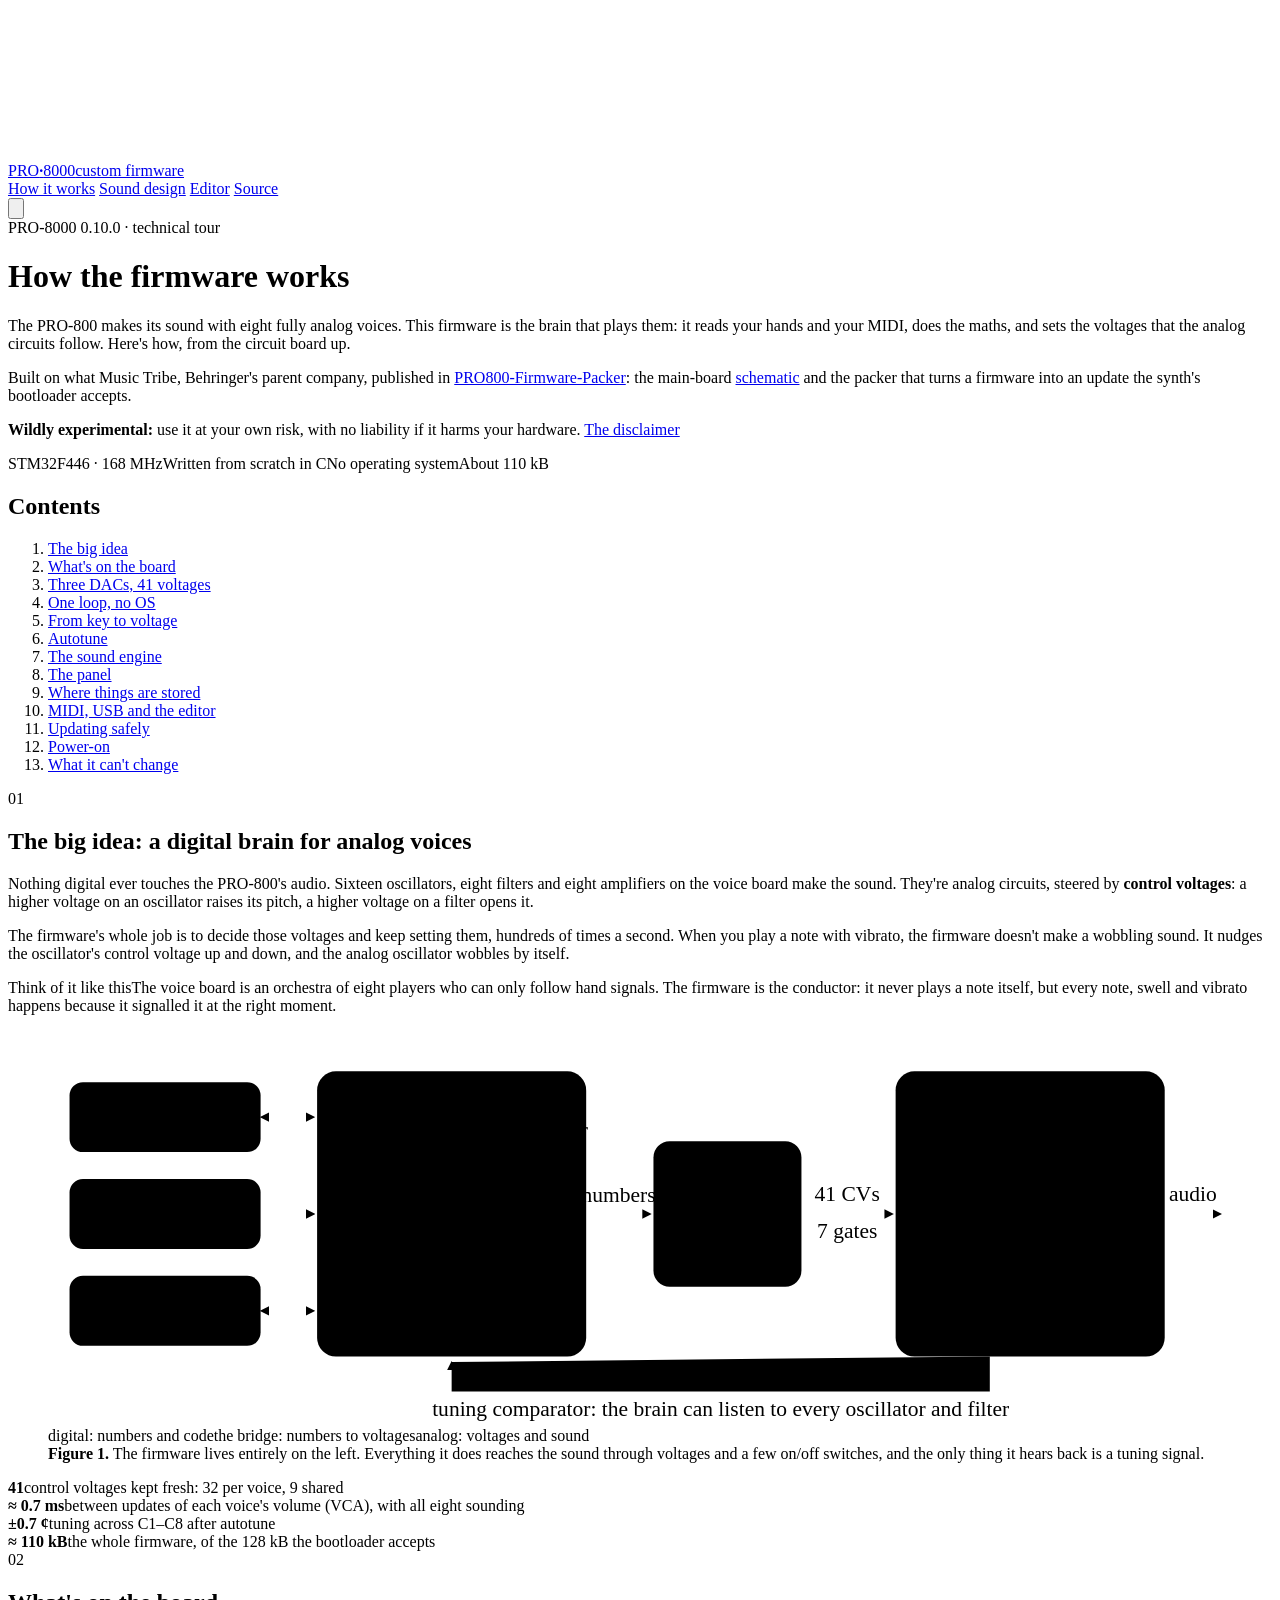
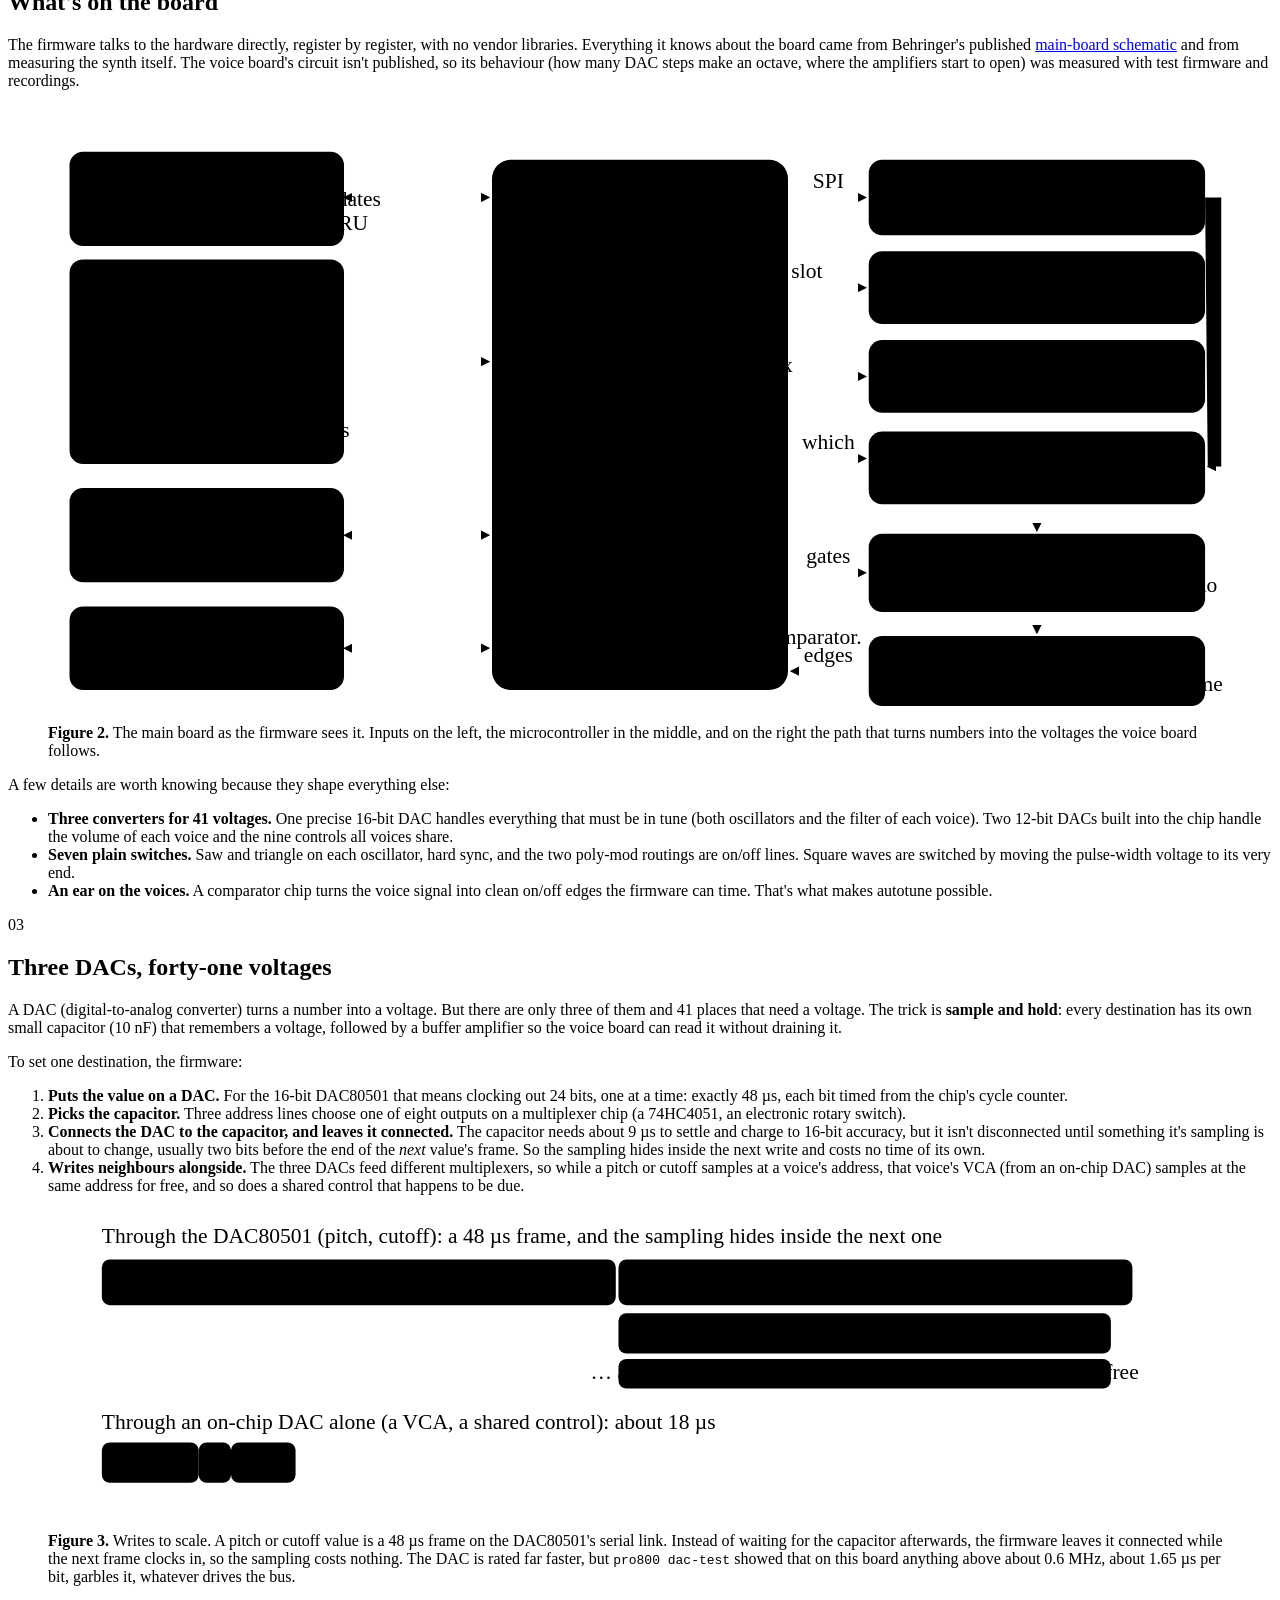
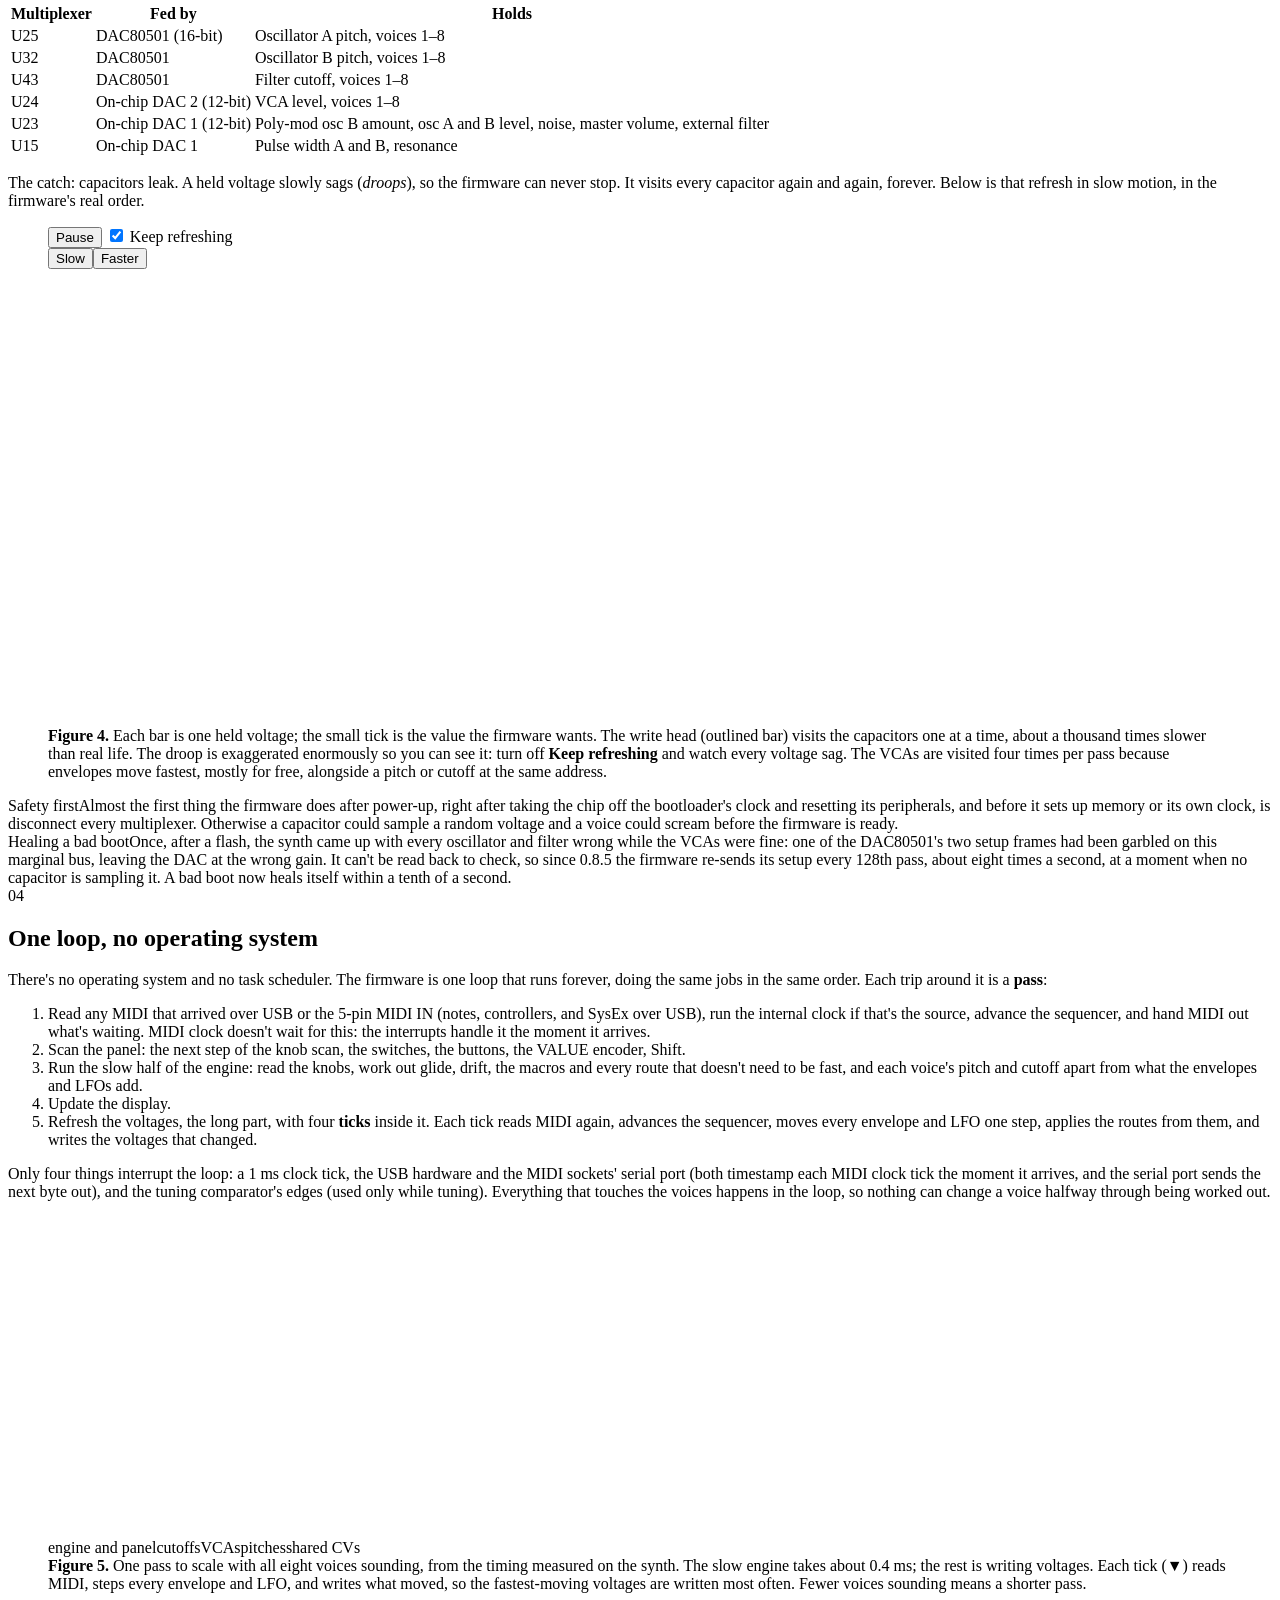
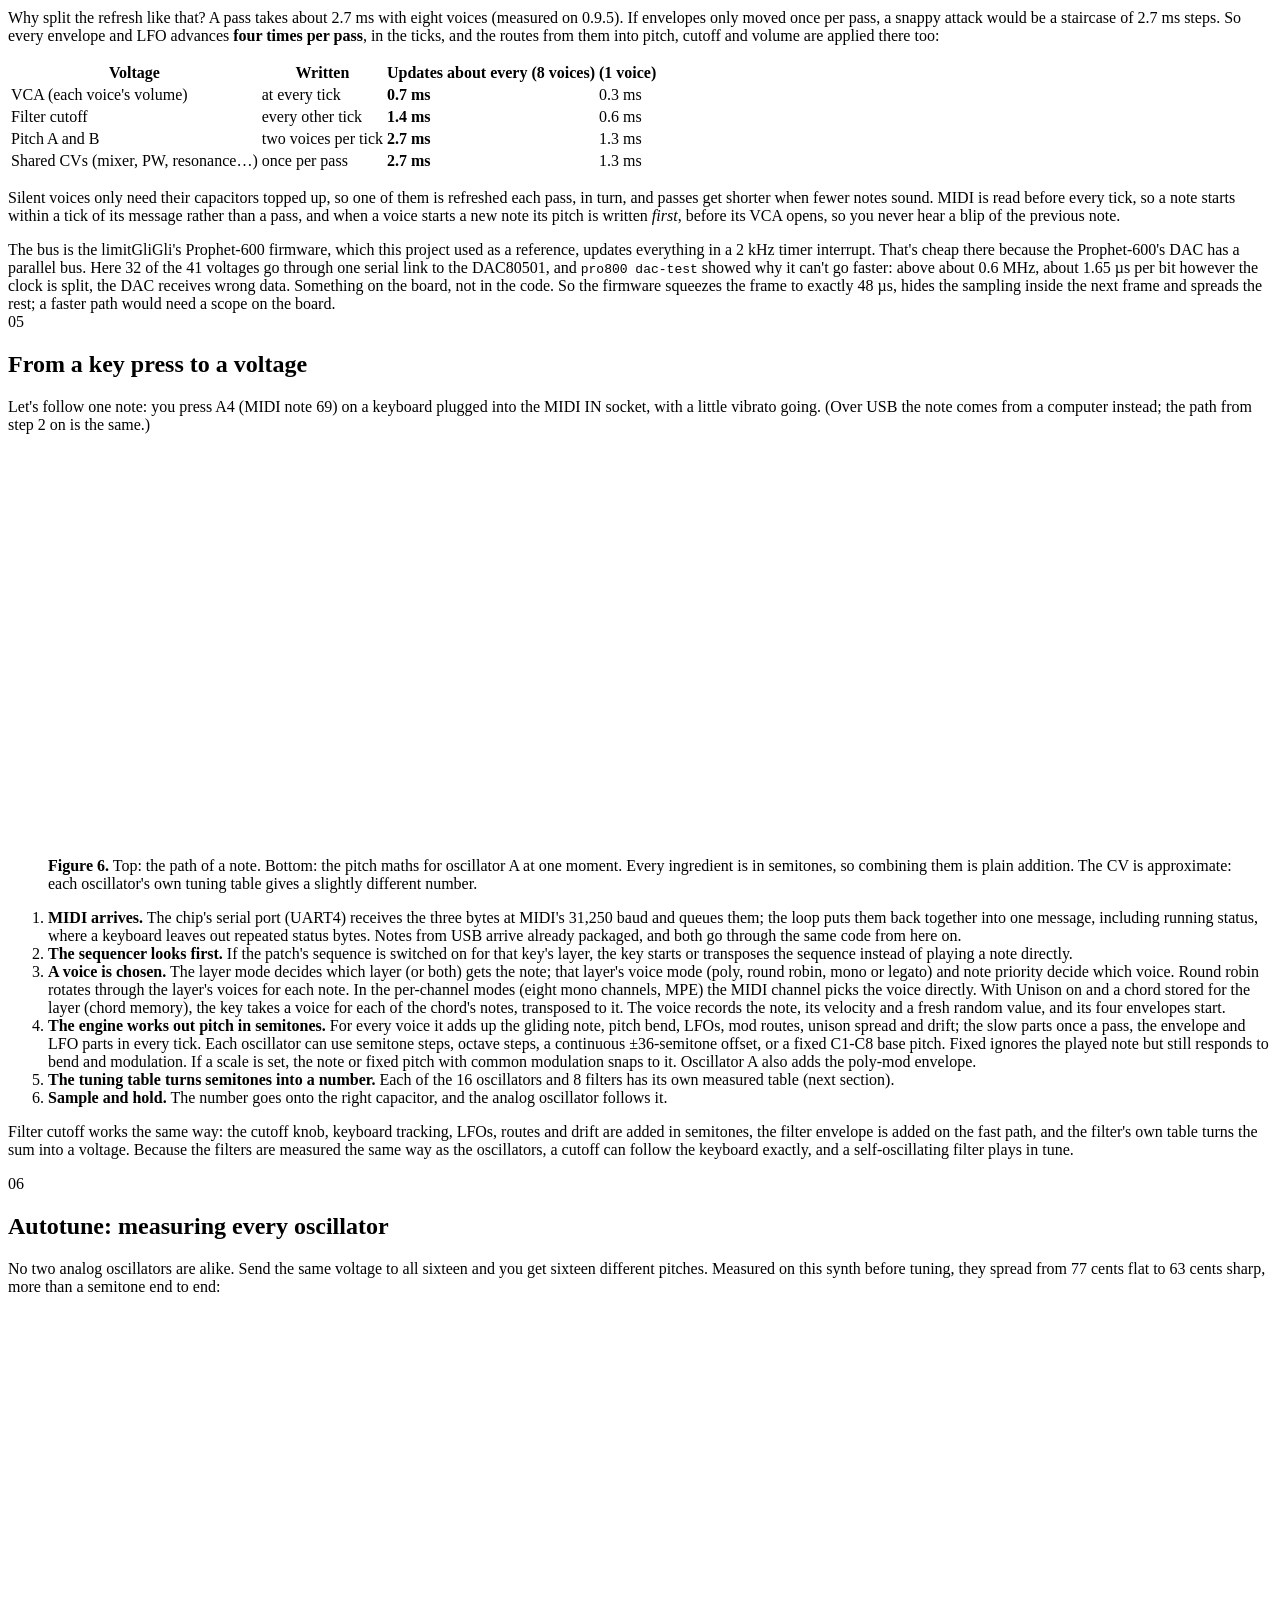
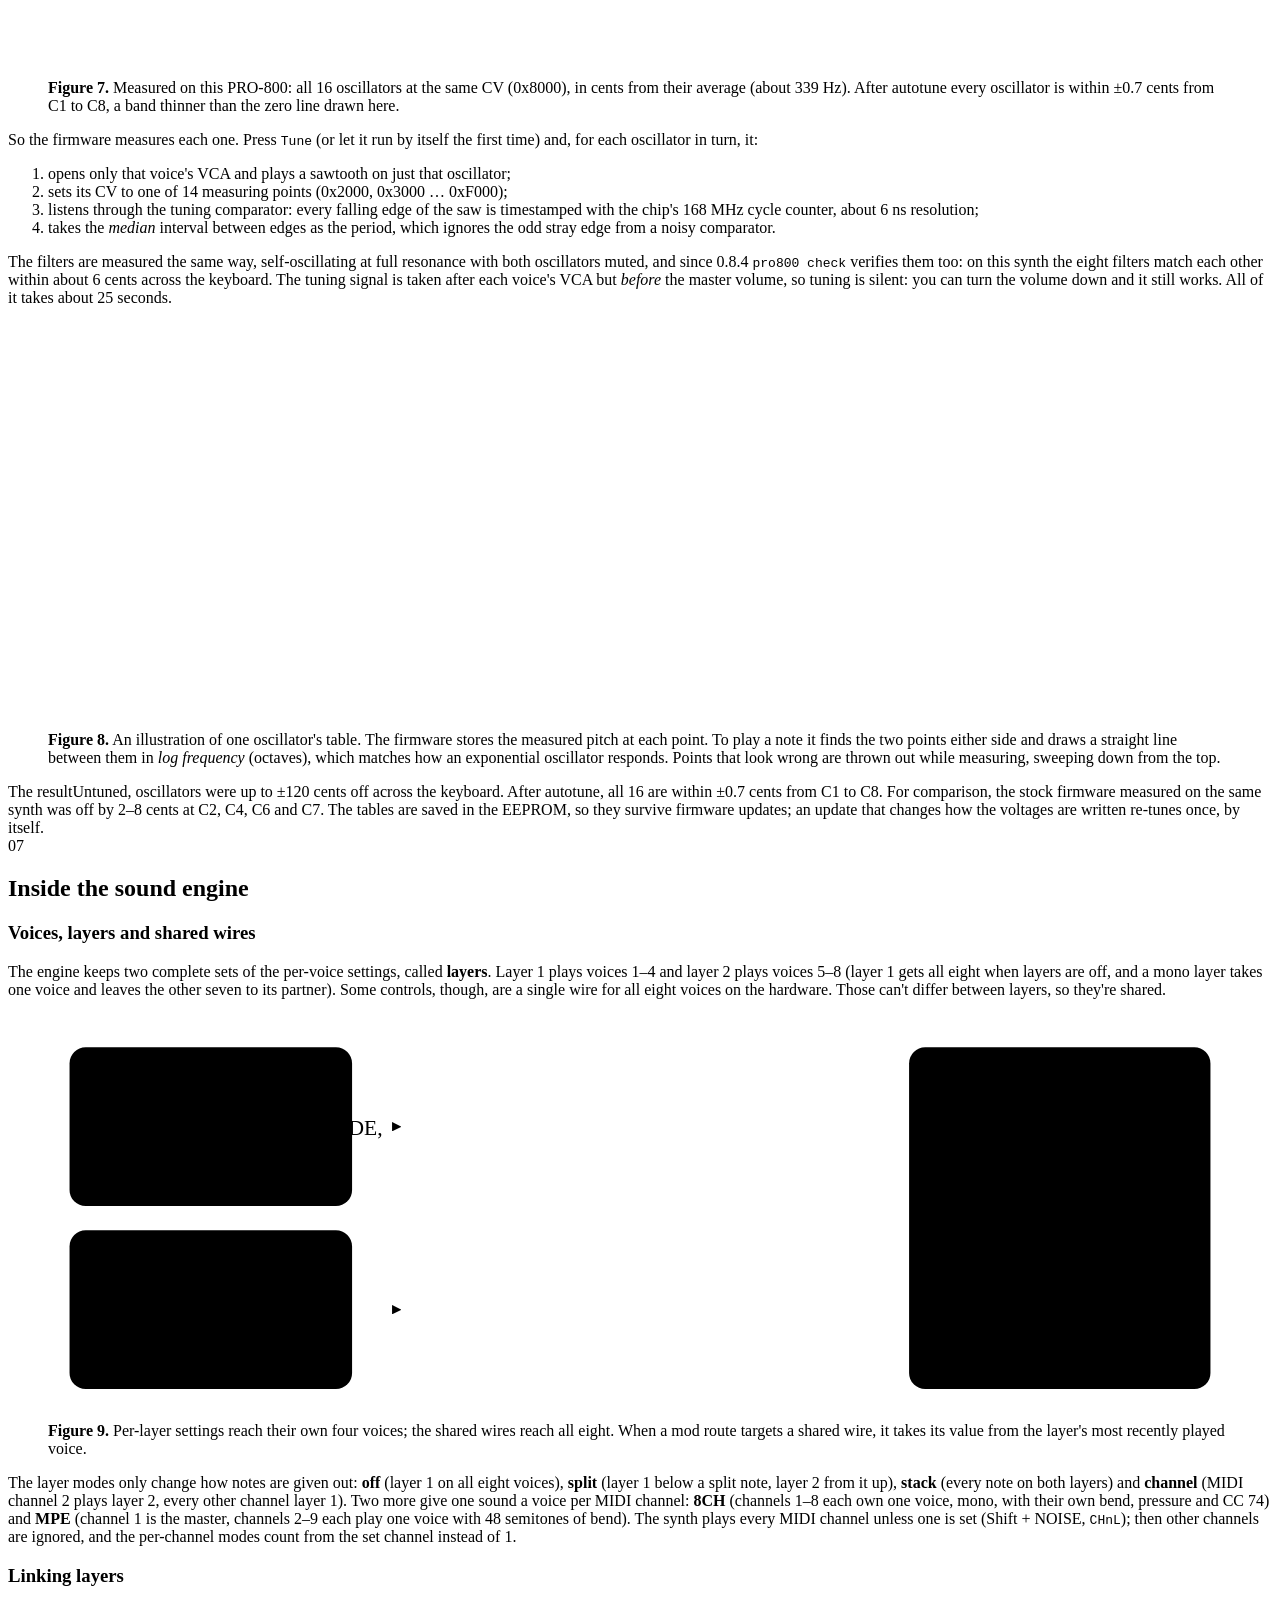
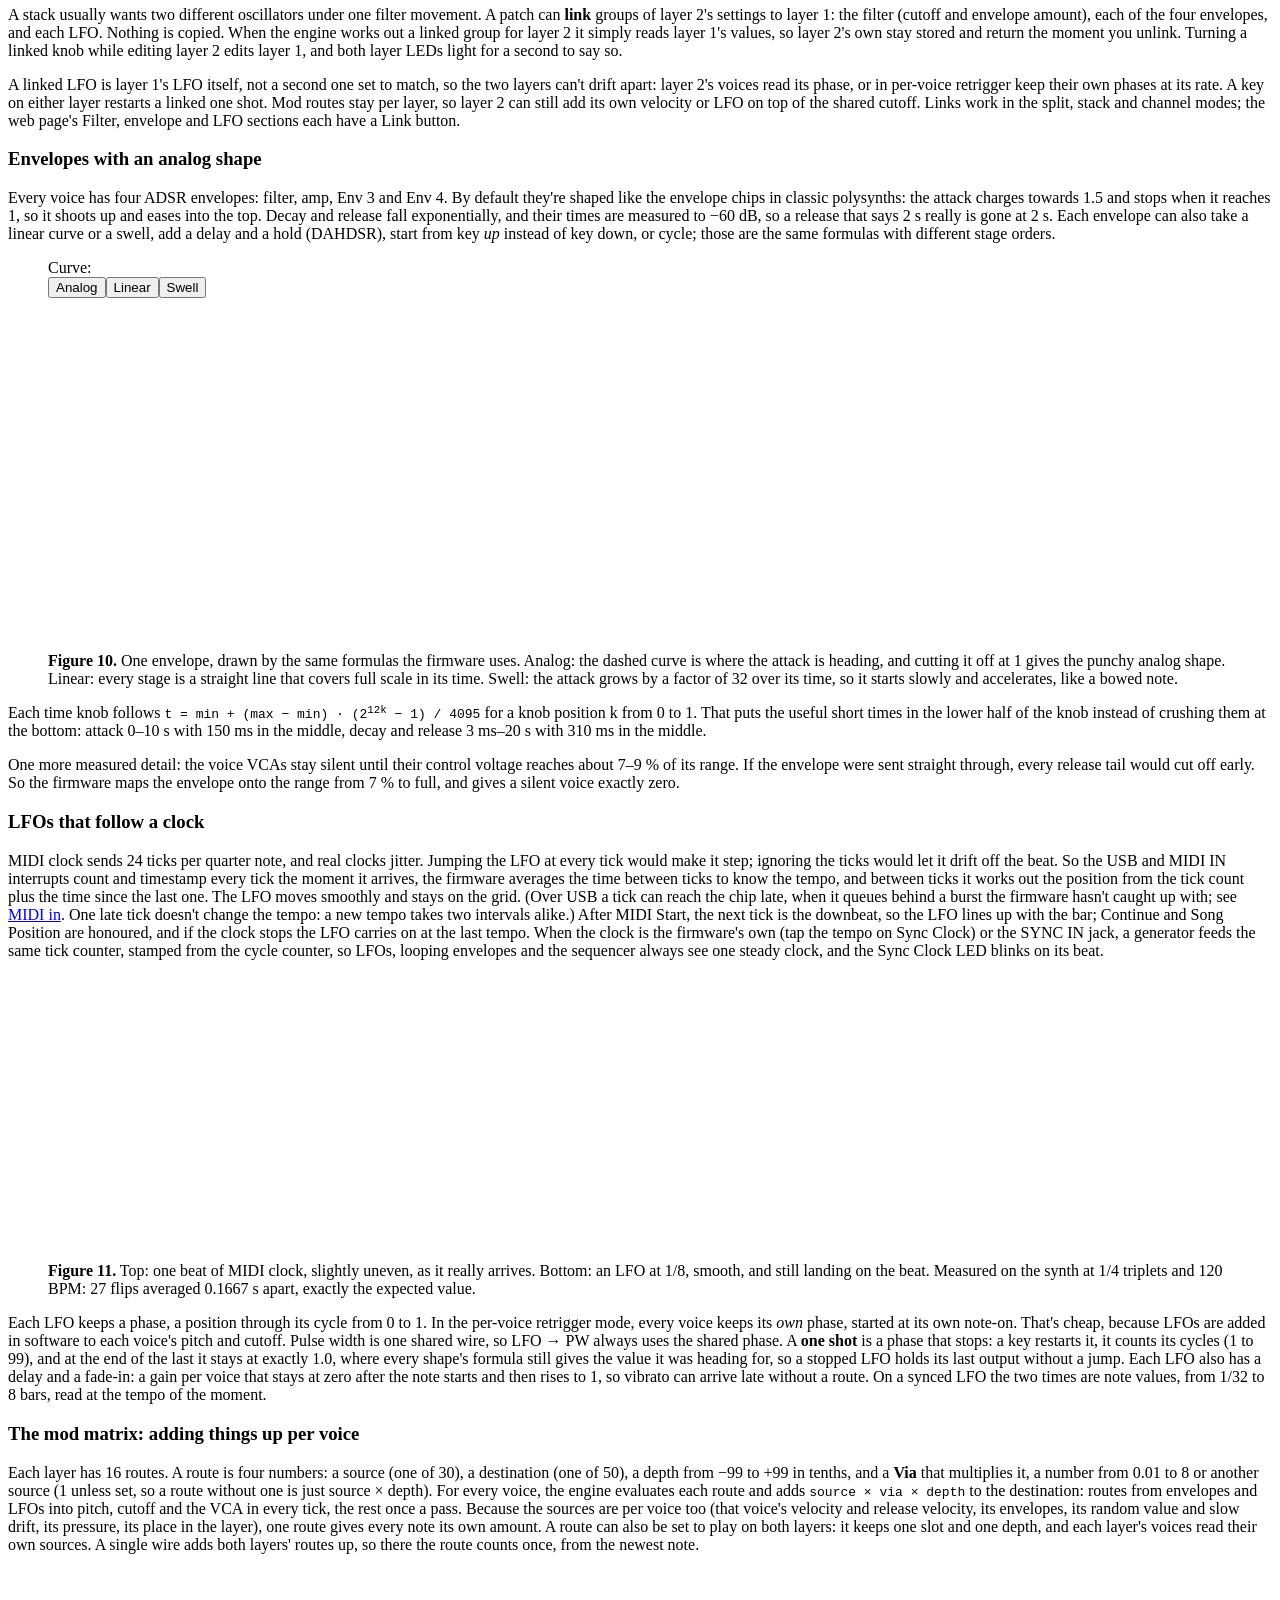
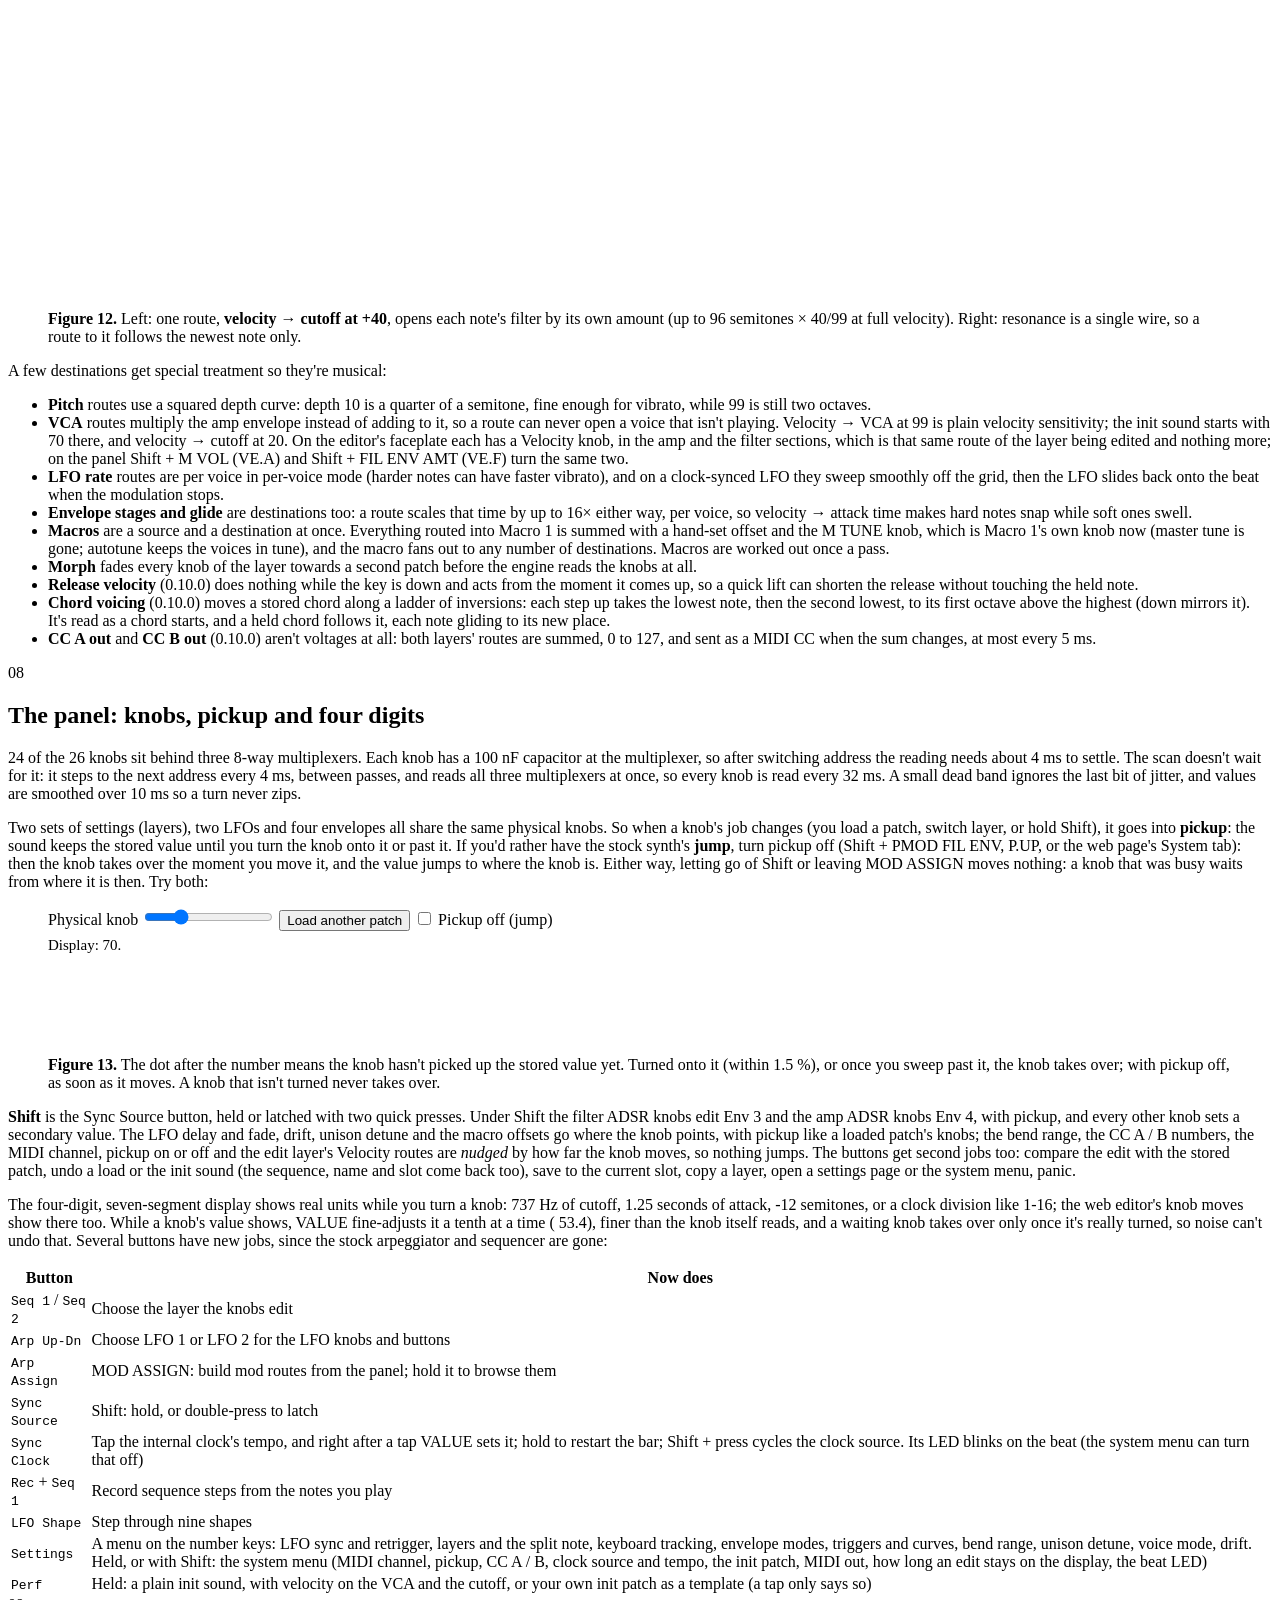
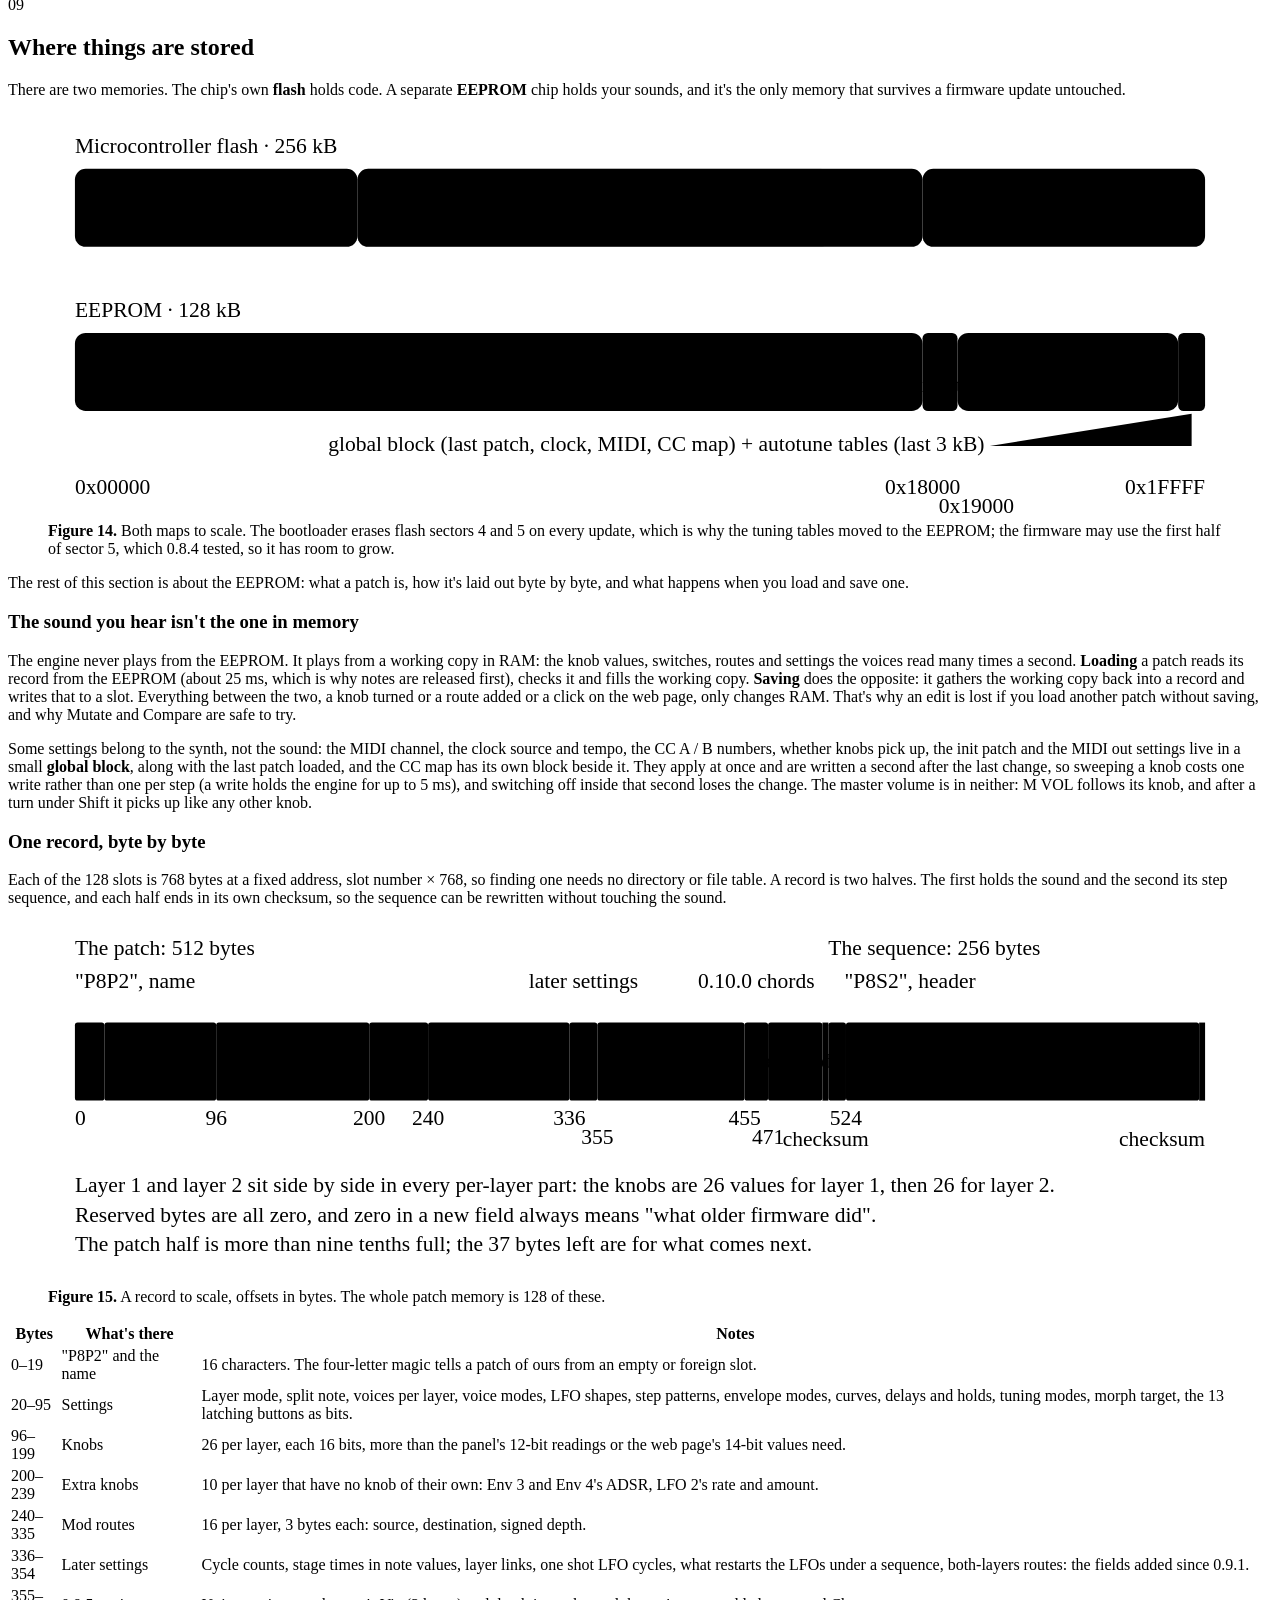
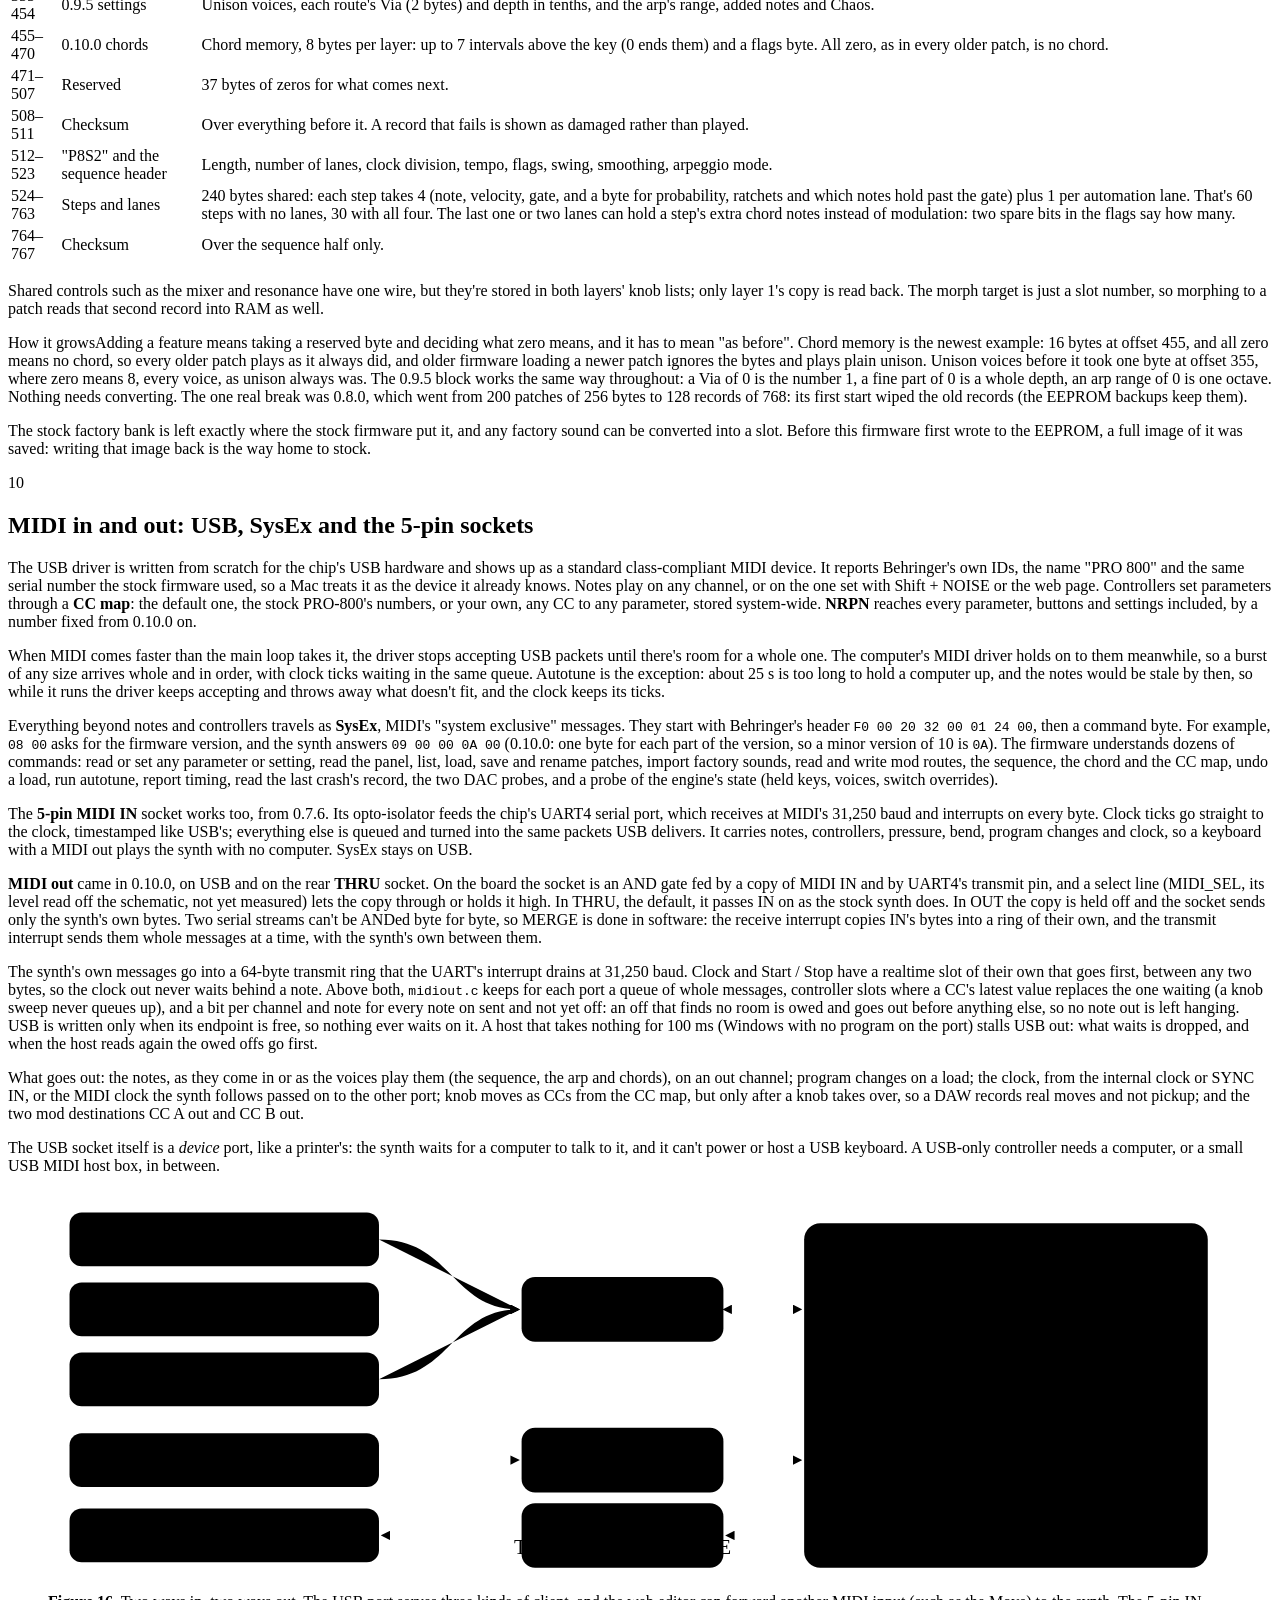
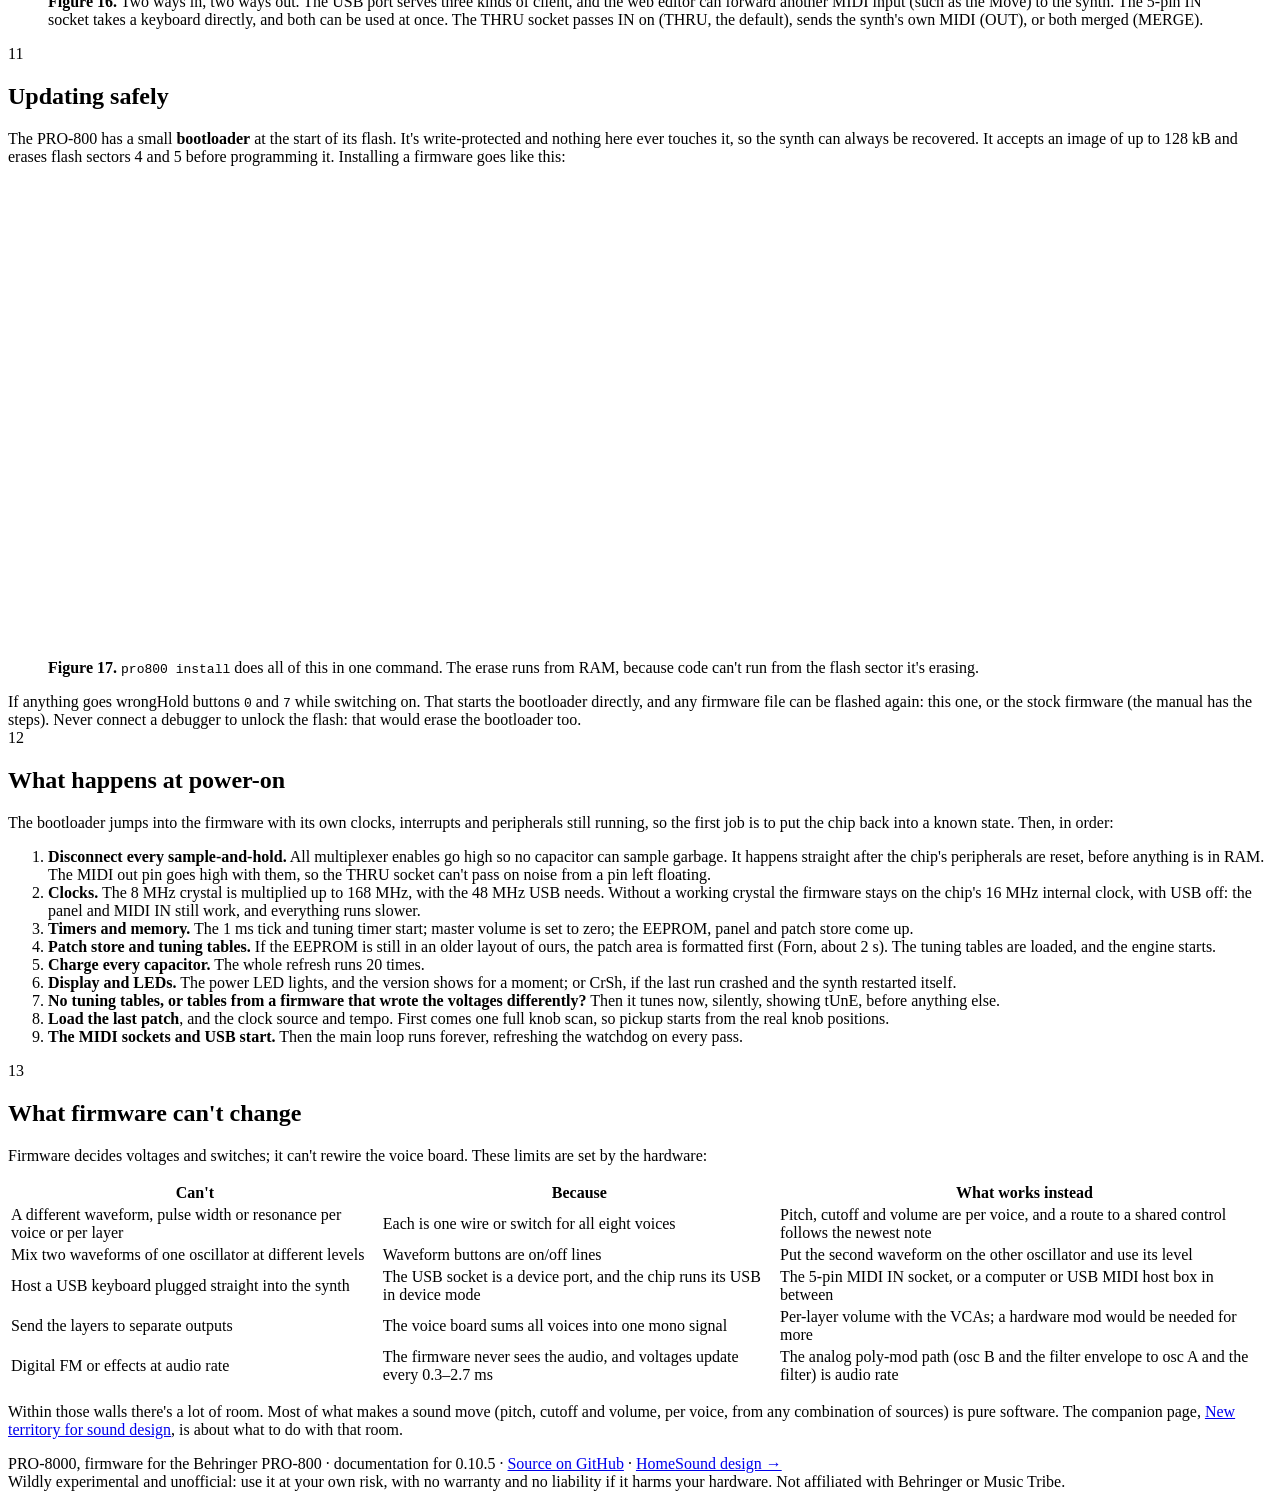
<file: docs/how-it-works.html>
<!doctype html>
<html lang="en">
<head>
<meta charset="utf-8">
<meta name="viewport" content="width=device-width, initial-scale=1">
<title>How the Firmware Works · PRO-8000</title>
<meta name="description" content="A guided tour of PRO-8000, the custom PRO-800 firmware: how an ARM chip turns knobs and MIDI notes into the voltages that play eight analog voices.">
<link rel="icon" href="data:image/svg+xml,%3Csvg xmlns='http://www.w3.org/2000/svg' viewBox='0 0 32 32'%3E%3Crect width='32' height='32' rx='7' fill='%23160705'/%3E%3Cpath d='M5 21 L11 11 L16 21 L21 11 L27 21' fill='none' stroke='%23ff5b3d' stroke-width='3' stroke-linejoin='round'/%3E%3C/svg%3E">
<!--STYLE-->
<!--COMMON-->
</head>
<body>
<svg class="defs" aria-hidden="true"><defs>
  <marker id="ah" viewBox="0 0 10 10" refX="9" refY="5" markerWidth="7" markerHeight="7" orient="auto-start-reverse"><path d="M0 0L10 5L0 10z" class="f-ink3"/></marker>
  <marker id="ah-dig" viewBox="0 0 10 10" refX="9" refY="5" markerWidth="7" markerHeight="7" orient="auto-start-reverse"><path d="M0 0L10 5L0 10z" class="f-dig"/></marker>
  <marker id="ah-ana" viewBox="0 0 10 10" refX="9" refY="5" markerWidth="7" markerHeight="7" orient="auto-start-reverse"><path d="M0 0L10 5L0 10z" class="f-ana"/></marker>
  <marker id="ah-acc" viewBox="0 0 10 10" refX="9" refY="5" markerWidth="7" markerHeight="7" orient="auto-start-reverse"><path d="M0 0L10 5L0 10z" class="f-acc"/></marker>
  <marker id="ah-sh" viewBox="0 0 10 10" refX="9" refY="5" markerWidth="7" markerHeight="7" orient="auto-start-reverse"><path d="M0 0L10 5L0 10z" class="f-sh"/></marker>
  <marker id="ah-mod" viewBox="0 0 10 10" refX="9" refY="5" markerWidth="7" markerHeight="7" orient="auto-start-reverse"><path d="M0 0L10 5L0 10z" class="f-mod"/></marker>
</defs></svg>

<header class="topbar">
  <a class="brand" href="index.html"><span class="logo">PRO<b>·</b>8000</span><span class="sub">custom firmware</span></a>
  <nav>
    <a href="how-it-works.html" aria-current="page">How it works</a>
    <a href="sound-design.html">Sound design</a>
    <a href="editor/">Editor</a>
    <a href="https://github.com/klaine/pro-8000">Source</a>
  </nav>
  <button class="theme-btn" type="button" aria-label="Switch light or dark theme"><svg viewBox="0 0 24 24" fill="none" stroke="currentColor" stroke-width="2" stroke-linecap="round"><circle cx="12" cy="12" r="4.5"/><path d="M12 2v2M12 20v2M2 12h2M20 12h2M4.9 4.9l1.4 1.4M17.7 17.7l1.4 1.4M4.9 19.1l1.4-1.4M17.7 6.3l1.4-1.4"/></svg></button>
</header>

<div class="hero">
  <div class="kicker">PRO-8000 0.10.0 · technical tour</div>
  <h1>How the firmware works</h1>
  <p class="lede">The PRO-800 makes its sound with eight fully analog voices. This firmware is the brain that plays them: it reads your hands and your MIDI, does the maths, and sets the voltages that the analog circuits follow. Here's how, from the circuit board up.</p>
  <p class="note-sm">Built on what Music Tribe, Behringer's parent company, published in <a href="https://github.com/MusicTribeOpenSource/PRO800-Firmware-Packer">PRO800-Firmware-Packer</a>: the main-board <a href="https://github.com/MusicTribeOpenSource/PRO800-Firmware-Packer/blob/main/Schematics/PRO800_Main_Schematics.pdf">schematic</a> and the packer that turns a firmware into an update the synth's bootloader accepts.</p>
  <p class="note-sm risk"><b>Wildly experimental:</b> use it at your own risk, with no liability if it harms your hardware. <a href="index.html#experimental">The disclaimer</a></p>
  <div class="meta"><span class="chip">STM32F446 · 168 MHz</span><span class="chip">Written from scratch in C</span><span class="chip">No operating system</span><span class="chip">About 110 kB</span></div>
</div>

<div class="layout">
<nav class="toc" aria-label="Contents">
  <h2>Contents</h2>
  <ol>
    <li><a href="#big-idea">The big idea</a></li>
    <li><a href="#board">What's on the board</a></li>
    <li><a href="#sample-hold">Three DACs, 41 voltages</a></li>
    <li><a href="#loop">One loop, no OS</a></li>
    <li><a href="#note">From key to voltage</a></li>
    <li><a href="#autotune">Autotune</a></li>
    <li><a href="#engine">The sound engine</a></li>
    <li><a href="#panel">The panel</a></li>
    <li><a href="#memory">Where things are stored</a></li>
    <li><a href="#usb">MIDI, USB and the editor</a></li>
    <li><a href="#updates">Updating safely</a></li>
    <li><a href="#boot">Power-on</a></li>
    <li><a href="#limits">What it can't change</a></li>
  </ol>
</nav>

<article>

<!-- 1 ------------------------------------------------------------------------------------------------>
<section id="big-idea">
  <span class="sec-num">01</span>
  <h2>The big idea: a digital brain for analog voices</h2>
  <div class="prose">
    <p class="lead-in">Nothing digital ever touches the PRO-800's audio. Sixteen oscillators, eight filters and eight amplifiers on the voice board make the sound. They're analog circuits, steered by <strong>control voltages</strong>: a higher voltage on an oscillator raises its pitch, a higher voltage on a filter opens it.</p>
    <p>The firmware's whole job is to decide those voltages and keep setting them, hundreds of times a second. When you play a note with vibrato, the firmware doesn't make a wobbling sound. It nudges the oscillator's control voltage up and down, and the analog oscillator wobbles by itself.</p>
  </div>
  <div class="callout analogy"><span class="label">Think of it like this</span>The voice board is an orchestra of eight players who can only follow hand signals. The firmware is the conductor: it never plays a note itself, but every note, swell and vibrato happens because it signalled it at the right moment.</div>

  <figure>
    <div class="fig"><div class="svg-wrap" style="--min:660px">
      <svg viewBox="0 0 880 292" role="img" aria-labelledby="f1t">
        <title id="f1t">Inputs (MIDI, panel, patch memory) feed the brain, which sets voltages through DACs and sample-and-hold circuits on the analog voice board; a tuning comparator feeds back.</title>
        <g>
          <rect class="box" x="16" y="38" width="142" height="52" rx="10"/><text x="30" y="60" class="t-b">MIDI: USB, 5-pin</text><text x="30" y="78" class="t-sm">notes, clock, editor</text>
          <rect class="box" x="16" y="110" width="142" height="52" rx="10"/><text x="30" y="132" class="t-b">Front panel</text><text x="30" y="150" class="t-sm">26 knobs, buttons</text>
          <rect class="box" x="16" y="182" width="142" height="52" rx="10"/><text x="30" y="204" class="t-b">Patch memory</text><text x="30" y="222" class="t-sm">128 kB EEPROM</text>
        </g>
        <path class="ln-dig" d="M158 64 H198" marker-start="url(#ah-dig)" marker-end="url(#ah-dig)"/>
        <path class="ln-dig" d="M158 136 H198" marker-end="url(#ah-dig)"/>
        <path class="ln-dig" d="M158 208 H198" marker-start="url(#ah-dig)" marker-end="url(#ah-dig)"/>
        <rect class="box-dig" x="200" y="30" width="200" height="212" rx="14"/>
        <text x="216" y="60" class="t-lg">The brain</text>
        <text x="216" y="79" class="t-sm">STM32F446 microcontroller</text>
        <text x="216" y="110" class="t-sm">• reads MIDI and the panel</text>
        <text x="216" y="132" class="t-sm">• runs envelopes, LFOs and</text>
        <text x="228" y="150" class="t-sm">the mod matrix, per voice</text>
        <text x="216" y="172" class="t-sm">• turns it all into numbers</text>
        <text x="216" y="194" class="t-sm">• 400 to 1,000 full passes</text>
        <text x="228" y="212" class="t-sm">every second</text>
        <path class="ln-dig" d="M400 136 H448" marker-end="url(#ah-dig)"/>
        <text x="424" y="127" class="t-xs" text-anchor="middle">numbers</text>
        <rect class="box-sh" x="450" y="82" width="110" height="108" rx="12"/>
        <text x="505" y="112" class="t-b" text-anchor="middle">DACs +</text>
        <text x="505" y="130" class="t-b" text-anchor="middle">sample &amp;</text><text x="505" y="146" class="t-b" text-anchor="middle">hold</text>
        <text x="505" y="166" class="t-xs" text-anchor="middle">numbers become</text>
        <text x="505" y="180" class="t-xs" text-anchor="middle">voltages</text>
        <path class="ln-ana thick" d="M560 136 H628" marker-end="url(#ah-ana)"/>
        <text x="594" y="126" class="t-xs" text-anchor="middle">41 CVs</text>
        <text x="594" y="154" class="t-xs" text-anchor="middle">7 gates</text>
        <rect class="box-ana" x="630" y="30" width="200" height="212" rx="14"/>
        <text x="646" y="60" class="t-lg">Voice board</text>
        <text x="646" y="79" class="t-sm">8 analog voices</text>
        <text x="673" y="100" class="t-xs" text-anchor="middle">OSC A, B</text>
        <text x="730" y="100" class="t-xs" text-anchor="middle">FILTER</text><text x="773" y="100" class="t-xs" text-anchor="middle">VCA</text>
        <g id="f1voices"></g>
        <path class="ln-ana thick" d="M830 136 H872" marker-end="url(#ah-ana)"/>
        <text x="851" y="126" class="t-xs" text-anchor="middle">audio</text>
        <path class="ln-acc dash" d="M700 242 V268 H300 V246" marker-end="url(#ah-acc)"/>
        <text x="500" y="286" class="t-xs" text-anchor="middle">tuning comparator: the brain can listen to every oscillator and filter</text>
      </svg>
    </div>
    <div class="legend"><span><i class="k-dig"></i>digital: numbers and code</span><span><i class="k-sh"></i>the bridge: numbers to voltages</span><span><i class="k-ana"></i>analog: voltages and sound</span></div>
    </div>
    <figcaption><b>Figure 1.</b> The firmware lives entirely on the left. Everything it does reaches the sound through voltages and a few on/off switches, and the only thing it hears back is a tuning signal.</figcaption>
  </figure>

  <div class="stats">
    <div class="stat"><b>41</b><span>control voltages kept fresh: 32 per voice, 9 shared</span></div>
    <div class="stat"><b>≈ 0.7 ms</b><span>between updates of each voice's volume (VCA), with all eight sounding</span></div>
    <div class="stat"><b>±0.7 ¢</b><span>tuning across C1–C8 after autotune</span></div>
    <div class="stat"><b>≈ 110 kB</b><span>the whole firmware, of the 128 kB the bootloader accepts</span></div>
  </div>
</section>

<!-- 2 ------------------------------------------------------------------------------------------------>
<section id="board">
  <span class="sec-num">02</span>
  <h2>What's on the board</h2>
  <div class="prose">
    <p>The firmware talks to the hardware directly, register by register, with no vendor libraries. Everything it knows about the board came from Behringer's published <a href="https://github.com/MusicTribeOpenSource/PRO800-Firmware-Packer/blob/main/Schematics/PRO800_Main_Schematics.pdf">main-board schematic</a> and from measuring the synth itself. The voice board's circuit isn't published, so its behaviour (how many DAC steps make an octave, where the amplifiers start to open) was measured with test firmware and recordings.</p>
  </div>
  <figure>
    <div class="fig"><div class="svg-wrap" style="--min:720px">
      <svg viewBox="0 0 880 456" role="img" aria-labelledby="f2t">
        <title id="f2t">Block diagram: USB, front panel, display chip and EEPROM connect to the STM32F446; it drives three DACs, a sample-and-hold stage and gate lines to the voice board, and reads a tuning comparator.</title>
        <rect class="box" x="16" y="34" width="204" height="70" rx="10"/><text x="30" y="55" class="t-b">MIDI in and out</text><text x="30" y="74" class="t-sm">USB: notes, clock, editor, updates</text><text x="30" y="92" class="t-sm">5-pin DIN (UART4): IN, THRU</text>
        <rect class="box" x="16" y="114" width="204" height="152" rx="10"/><text x="30" y="137" class="t-b">Front panel (inputs)</text>
        <text x="30" y="162" class="t-sm">26 knobs → 3 analog</text><text x="30" y="179" class="t-sm">multiplexers → the ADC</text>
        <text x="30" y="204" class="t-sm">14 latching switches and the</text><text x="30" y="221" class="t-sm">3-way switch → input pins</text>
        <text x="30" y="246" class="t-sm">VALUE encoder → input pins</text>
        <rect class="box" x="16" y="284" width="204" height="70" rx="10"/><text x="30" y="307" class="t-b">Display, LEDs, 21 buttons</text><text x="30" y="327" class="t-sm">one HT16K33 chip, over I²C</text><text x="30" y="343" class="t-xs">(software-driven bus)</text>
        <rect class="box" x="16" y="372" width="204" height="62" rx="10"/><text x="30" y="396" class="t-b">EEPROM · 128 kB</text><text x="30" y="416" class="t-sm">patches, sequences, tuning</text>
        <path class="ln-dig" d="M220 68 H328" marker-start="url(#ah-dig)" marker-end="url(#ah-dig)"/>
        <path class="ln-dig" d="M220 190 H328" marker-end="url(#ah-dig)"/>
        <path class="ln-dig" d="M220 319 H328" marker-start="url(#ah-dig)" marker-end="url(#ah-dig)"/>
        <path class="ln-dig" d="M220 403 H328" marker-start="url(#ah-dig)" marker-end="url(#ah-dig)"/>

        <rect class="box-dig" x="330" y="40" width="220" height="394" rx="14"/>
        <text x="348" y="72" class="t-lg">STM32F446</text>
        <text x="348" y="92" class="t-sm">ARM Cortex-M4F at 168 MHz</text>
        <text x="348" y="110" class="t-sm">128 kB RAM</text>
        <text x="348" y="128" class="t-sm">firmware ≈ 110 kB of a 128 kB slot</text>
        <line class="grid" x1="348" y1="148" x2="532" y2="148"/>
        <text x="348" y="174" class="t-sm t-b">What it runs, in one loop:</text>
        <text x="348" y="198" class="t-sm">• MIDI (USB, 5-pin) and SysEx</text>
        <text x="348" y="220" class="t-sm">• panel scan and display</text>
        <text x="348" y="242" class="t-sm">• sequencer, internal clock</text>
        <text x="348" y="264" class="t-sm">• synth engine: 8 voices,</text>
        <text x="360" y="282" class="t-sm">4 envelopes each, 4 LFOs,</text>
        <text x="360" y="300" class="t-sm">16-route mod matrix</text>
        <text x="348" y="322" class="t-sm">• the CV refresh</text>
        <text x="348" y="344" class="t-sm">• autotune (on request)</text>
        <text x="348" y="384" class="t-xs">Interrupts: a 1 ms tick, USB,</text>
        <text x="348" y="400" class="t-xs">MIDI in and out, the tuning comparator.</text>

        <rect class="box-sh" x="610" y="40" width="250" height="56" rx="10"/><text x="624" y="63" class="t-b">DAC80501 · 16-bit</text><text x="624" y="83" class="t-sm">pitch A, pitch B, cutoff (24 CVs)</text>
        <rect class="box-sh" x="610" y="108" width="250" height="54" rx="10"/><text x="624" y="131" class="t-b">On-chip DAC 2 · 12-bit</text><text x="624" y="150" class="t-sm">the 8 VCA levels</text>
        <rect class="box-sh" x="610" y="174" width="250" height="54" rx="10"/><text x="624" y="197" class="t-b">On-chip DAC 1 · 12-bit</text><text x="624" y="216" class="t-sm">9 shared: mixer, PW, resonance…</text>
        <path class="ln-dig" d="M550 68 H608" marker-end="url(#ah-dig)"/><text x="580" y="61" class="t-xs" text-anchor="middle">SPI</text>
        <path class="ln-dig" d="M550 135 H608" marker-end="url(#ah-dig)"/>
        <path class="ln-dig" d="M550 201 H608" marker-end="url(#ah-dig)"/>
        <path class="ln-sh" d="M860 68 H872 V268 H862" marker-end="url(#ah-sh)"/><path class="ln-sh" d="M860 135 H872 M860 201 H872"/>
        <rect class="box-plain" x="610" y="242" width="250" height="54" rx="10"/><text x="624" y="265" class="t-b">Sample &amp; hold</text><text x="624" y="284" class="t-sm">6 multiplexers → 41 capacitors</text>
        <path class="ln-dig" d="M550 262 H608" marker-end="url(#ah-dig)"/><text x="580" y="255" class="t-xs" text-anchor="middle">which</text>
        <path class="ln-ana" d="M735 296 V316" marker-end="url(#ah-ana)"/>
        <rect class="box-ana" x="610" y="318" width="250" height="58" rx="10"/><text x="624" y="341" class="t-b">Voice board (analog)</text><text x="624" y="361" class="t-sm">16 VCOs · 8 filters · 8 VCAs → mono</text>
        <path class="ln-dig" d="M550 347 H608" marker-end="url(#ah-dig)"/><text x="580" y="340" class="t-xs" text-anchor="middle">gates</text>
        <path class="ln-ana" d="M735 376 V392" marker-end="url(#ah-ana)"/>
        <rect class="box-acc" x="610" y="394" width="250" height="52" rx="10"/><text x="624" y="416" class="t-b">Tuning comparator</text><text x="624" y="435" class="t-sm">hears each voice before master volume</text>
        <path class="ln-acc" d="M610 420 H552" marker-end="url(#ah-acc)"/><text x="580" y="413" class="t-xs" text-anchor="middle">edges</text>
      </svg>
    </div></div>
    <figcaption><b>Figure 2.</b> The main board as the firmware sees it. Inputs on the left, the microcontroller in the middle, and on the right the path that turns numbers into the voltages the voice board follows.</figcaption>
  </figure>
  <div class="prose">
    <p>A few details are worth knowing because they shape everything else:</p>
    <ul>
      <li><strong>Three converters for 41 voltages.</strong> One precise 16-bit DAC handles everything that must be in tune (both oscillators and the filter of each voice). Two 12-bit DACs built into the chip handle the volume of each voice and the nine controls all voices share.</li>
      <li><strong>Seven plain switches.</strong> Saw and triangle on each oscillator, hard sync, and the two poly-mod routings are on/off lines. Square waves are switched by moving the pulse-width voltage to its very end.</li>
      <li><strong>An ear on the voices.</strong> A comparator chip turns the voice signal into clean on/off edges the firmware can time. That's what makes autotune possible.</li>
    </ul>
  </div>
</section>

<!-- 3 ------------------------------------------------------------------------------------------------>
<section id="sample-hold">
  <span class="sec-num">03</span>
  <h2>Three DACs, forty-one voltages</h2>
  <div class="prose">
    <p>A DAC (digital-to-analog converter) turns a number into a voltage. But there are only three of them and 41 places that need a voltage. The trick is <strong>sample and hold</strong>: every destination has its own small capacitor (10 nF) that remembers a voltage, followed by a buffer amplifier so the voice board can read it without draining it.</p>
    <p>To set one destination, the firmware:</p>
    <ol class="steps">
      <li><b>Puts the value on a DAC.</b> For the 16-bit DAC80501 that means clocking out 24 bits, one at a time: exactly 48 µs, each bit timed from the chip's cycle counter.</li>
      <li><b>Picks the capacitor.</b> Three address lines choose one of eight outputs on a multiplexer chip (a 74HC4051, an electronic rotary switch).</li>
      <li><b>Connects the DAC to the capacitor, and leaves it connected.</b> The capacitor needs about 9 µs to settle and charge to 16-bit accuracy, but it isn't disconnected until something it's sampling is about to change, usually two bits before the end of the <em>next</em> value's frame. So the sampling hides inside the next write and costs no time of its own.</li>
      <li><b>Writes neighbours alongside.</b> The three DACs feed different multiplexers, so while a pitch or cutoff samples at a voice's address, that voice's VCA (from an on-chip DAC) samples at the same address for free, and so does a shared control that happens to be due.</li>
    </ol>
  </div>
  <figure>
    <div class="fig"><div class="svg-wrap" style="--min:640px">
      <svg viewBox="0 0 880 236" role="img" aria-labelledby="f3t">
        <title id="f3t">Two DAC80501 frames of 48 microseconds back to back; the channel written by the first keeps sampling through almost all of the second. An on-chip DAC write alone takes about 18 microseconds.</title>
        <text x="40" y="24" class="t-b">Through the DAC80501 (pitch, cutoff): a 48 µs frame, and the sampling hides inside the next one</text>
        <rect class="box-dig" x="40" y="36" width="382" height="34" rx="6"/><text x="231" y="58" text-anchor="middle" class="t-sm">frame n: 24 bits at 500 kHz · 48 µs</text>
        <rect class="box-dig" x="424" y="36" width="382" height="34" rx="6"/><text x="615" y="58" text-anchor="middle" class="t-sm">frame n + 1: the next voltage</text>
        <rect class="box-ana" x="424" y="76" width="366" height="30" rx="6"/><text x="607" y="96" text-anchor="middle" class="t-xs">channel n samples until 2 bits before frame n + 1 ends</text>
        <rect class="box-acc" x="424" y="110" width="366" height="22" rx="6"/><text x="607" y="125" text-anchor="middle" class="t-xs">… and the VCA at the same address samples alongside, for free</text>
        <text x="40" y="162" class="t-b">Through an on-chip DAC alone (a VCA, a shared control): about 18 µs</text>
        <rect class="box-dig" x="40" y="172" width="72" height="30" rx="6"/><text x="76" y="192" text-anchor="middle" class="t-xs">write</text>
        <rect class="box-sh" x="112" y="172" width="24" height="30" rx="6"/>
        <rect class="box-ana" x="136" y="172" width="48" height="30" rx="6"/><text x="160" y="192" text-anchor="middle" class="t-xs">sample</text>
        <line class="axis" x1="40" y1="214" x2="840" y2="214"/>
        <g id="f3axis"></g>
      </svg>
    </div></div>
    <figcaption><b>Figure 3.</b> Writes to scale. A pitch or cutoff value is a 48 µs frame on the DAC80501's serial link. Instead of waiting for the capacitor afterwards, the firmware leaves it connected while the next frame clocks in, so the sampling costs nothing. The DAC is rated far faster, but <code>pro800 dac-test</code> showed that on this board anything above about 0.6 MHz, about 1.65 µs per bit, garbles it, whatever drives the bus.</figcaption>
  </figure>

  <div class="tbl"><table>
    <thead><tr><th>Multiplexer</th><th>Fed by</th><th>Holds</th></tr></thead>
    <tbody>
      <tr><td>U25</td><td>DAC80501 (16-bit)</td><td>Oscillator A pitch, voices 1–8</td></tr>
      <tr><td>U32</td><td>DAC80501</td><td>Oscillator B pitch, voices 1–8</td></tr>
      <tr><td>U43</td><td>DAC80501</td><td>Filter cutoff, voices 1–8</td></tr>
      <tr><td>U24</td><td>On-chip DAC 2 (12-bit)</td><td>VCA level, voices 1–8</td></tr>
      <tr><td>U23</td><td>On-chip DAC 1 (12-bit)</td><td>Poly-mod osc B amount, osc A and B level, noise, master volume, external filter</td></tr>
      <tr><td>U15</td><td>On-chip DAC 1</td><td>Pulse width A and B, resonance</td></tr>
    </tbody>
  </table></div>

  <div class="prose">
    <p>The catch: capacitors leak. A held voltage slowly sags (<em>droops</em>), so the firmware can never stop. It visits every capacitor again and again, forever. Below is that refresh in slow motion, in the firmware's real order.</p>
  </div>

  <figure>
    <div class="fig">
      <div class="controls">
        <button class="btn primary" id="sh-play" type="button">Pause</button>
        <label><input type="checkbox" id="sh-refresh" checked> Keep refreshing</label>
        <div class="seg" id="sh-speed" role="group" aria-label="Speed"><button type="button" data-v="1" aria-pressed="true">Slow</button><button type="button" data-v="8" aria-pressed="false">Faster</button></div>
      </div>
      <div class="svg-wrap" style="--min:640px">
        <svg id="sh-svg" viewBox="0 0 880 300" role="img" aria-label="Animated bars for 41 held voltages, refreshed one at a time"></svg>
      </div>
      <p class="readout" id="sh-read" aria-live="off">&nbsp;</p>
    </div>
    <figcaption><b>Figure 4.</b> Each bar is one held voltage; the small tick is the value the firmware wants. The write head (outlined bar) visits the capacitors one at a time, about a thousand times slower than real life. The droop is exaggerated enormously so you can see it: turn off <b>Keep refreshing</b> and watch every voltage sag. The VCAs are visited four times per pass because envelopes move fastest, mostly for free, alongside a pitch or cutoff at the same address.</figcaption>
  </figure>
  <div class="callout tech"><span class="label">Safety first</span>Almost the first thing the firmware does after power-up, right after taking the chip off the bootloader's clock and resetting its peripherals, and before it sets up memory or its own clock, is disconnect every multiplexer. Otherwise a capacitor could sample a random voltage and a voice could scream before the firmware is ready.</div>
  <div class="callout tech"><span class="label">Healing a bad boot</span>Once, after a flash, the synth came up with every oscillator and filter wrong while the VCAs were fine: one of the DAC80501's two setup frames had been garbled on this marginal bus, leaving the DAC at the wrong gain. It can't be read back to check, so since 0.8.5 the firmware re-sends its setup every 128th pass, about eight times a second, at a moment when no capacitor is sampling it. A bad boot now heals itself within a tenth of a second.</div>
</section>

<!-- 4 ------------------------------------------------------------------------------------------------>
<section id="loop">
  <span class="sec-num">04</span>
  <h2>One loop, no operating system</h2>
  <div class="prose">
    <p>There's no operating system and no task scheduler. The firmware is one loop that runs forever, doing the same jobs in the same order. Each trip around it is a <strong>pass</strong>:</p>
    <ol>
      <li>Read any MIDI that arrived over USB or the 5-pin MIDI IN (notes, controllers, and SysEx over USB), run the internal clock if that's the source, advance the sequencer, and hand MIDI out what's waiting. MIDI clock doesn't wait for this: the interrupts handle it the moment it arrives.</li>
      <li>Scan the panel: the next step of the knob scan, the switches, the buttons, the VALUE encoder, Shift.</li>
      <li>Run the slow half of the engine: read the knobs, work out glide, drift, the macros and every route that doesn't need to be fast, and each voice's pitch and cutoff apart from what the envelopes and LFOs add.</li>
      <li>Update the display.</li>
      <li>Refresh the voltages, the long part, with four <strong>ticks</strong> inside it. Each tick reads MIDI again, advances the sequencer, moves every envelope and LFO one step, applies the routes from them, and writes the voltages that changed.</li>
    </ol>
    <p>Only four things interrupt the loop: a 1 ms clock tick, the USB hardware and the MIDI sockets' serial port (both timestamp each MIDI clock tick the moment it arrives, and the serial port sends the next byte out), and the tuning comparator's edges (used only while tuning). Everything that touches the voices happens in the loop, so nothing can change a voice halfway through being worked out.</p>
  </div>
  <figure>
    <div class="fig"><div class="svg-wrap" style="--min:700px">
      <svg viewBox="0 0 880 236" role="img" aria-labelledby="f5t">
        <title id="f5t">One pass of about 2.7 ms with eight voices sounding: a short engine part, then four ticks, each reading MIDI and stepping the envelopes and LFOs before writing two voices' pitches, the VCAs and every other tick the cutoffs, then the shared voltages.</title>
        <g id="f5"></g>
      </svg>
    </div>
    <div class="legend"><span><i class="k-dig"></i>engine and panel</span><span><i class="k-ana"></i>cutoffs</span><span><i class="k-acc"></i>VCAs</span><span><i class="k-mod"></i>pitches</span><span><i class="k-sh"></i>shared CVs</span></div>
    </div>
    <figcaption><b>Figure 5.</b> One pass to scale with all eight voices sounding, from the timing measured on the synth. The slow engine takes about 0.4 ms; the rest is writing voltages. Each tick (▼) reads MIDI, steps every envelope and LFO, and writes what moved, so the fastest-moving voltages are written most often. Fewer voices sounding means a shorter pass.</figcaption>
  </figure>
  <div class="prose">
    <p>Why split the refresh like that? A pass takes about 2.7 ms with eight voices (measured on 0.9.5). If envelopes only moved once per pass, a snappy attack would be a staircase of 2.7 ms steps. So every envelope and LFO advances <strong>four times per pass</strong>, in the ticks, and the routes from them into pitch, cutoff and volume are applied there too:</p>
  </div>
  <div class="tbl"><table>
    <thead><tr><th>Voltage</th><th>Written</th><th>Updates about every (8 voices)</th><th>(1 voice)</th></tr></thead>
    <tbody>
      <tr><td>VCA (each voice's volume)</td><td>at every tick</td><td><strong>0.7 ms</strong></td><td>0.3 ms</td></tr>
      <tr><td>Filter cutoff</td><td>every other tick</td><td><strong>1.4 ms</strong></td><td>0.6 ms</td></tr>
      <tr><td>Pitch A and B</td><td>two voices per tick</td><td><strong>2.7 ms</strong></td><td>1.3 ms</td></tr>
      <tr><td>Shared CVs (mixer, PW, resonance…)</td><td>once per pass</td><td><strong>2.7 ms</strong></td><td>1.3 ms</td></tr>
    </tbody>
  </table></div>
  <div class="prose">
    <p>Silent voices only need their capacitors topped up, so one of them is refreshed each pass, in turn, and passes get shorter when fewer notes sound. MIDI is read before every tick, so a note starts within a tick of its message rather than a pass, and when a voice starts a new note its pitch is written <em>first</em>, before its VCA opens, so you never hear a blip of the previous note.</p>
  </div>
  <div class="callout tech"><span class="label">The bus is the limit</span>GliGli's Prophet-600 firmware, which this project used as a reference, updates everything in a 2 kHz timer interrupt. That's cheap there because the Prophet-600's DAC has a parallel bus. Here 32 of the 41 voltages go through one serial link to the DAC80501, and <code>pro800 dac-test</code> showed why it can't go faster: above about 0.6 MHz, about 1.65 µs per bit however the clock is split, the DAC receives wrong data. Something on the board, not in the code. So the firmware squeezes the frame to exactly 48 µs, hides the sampling inside the next frame and spreads the rest; a faster path would need a scope on the board.</div>
</section>

<!-- 5 ------------------------------------------------------------------------------------------------>
<section id="note">
  <span class="sec-num">05</span>
  <h2>From a key press to a voltage</h2>
  <div class="prose">
    <p>Let's follow one note: you press A4 (MIDI note 69) on a keyboard plugged into the MIDI IN socket, with a little vibrato going. (Over USB the note comes from a computer instead; the path from step 2 on is the same.)</p>
  </div>
  <figure>
    <div class="fig"><div class="svg-wrap" style="--min:760px">
      <svg viewBox="0 0 880 300" role="img" aria-labelledby="f6t">
        <title id="f6t">A note travels from MIDI through the sequencer, voice allocation, pitch maths in semitones and a per-oscillator tuning table to a sample-and-hold voltage.</title>
        <g id="f6"></g>
      </svg>
    </div></div>
    <figcaption><b>Figure 6.</b> Top: the path of a note. Bottom: the pitch maths for oscillator A at one moment. Every ingredient is in semitones, so combining them is plain addition. The CV is approximate: each oscillator's own tuning table gives a slightly different number.</figcaption>
  </figure>
  <div class="prose">
    <ol class="steps">
      <li><b>MIDI arrives.</b> The chip's serial port (UART4) receives the three bytes at MIDI's 31,250 baud and queues them; the loop puts them back together into one message, including running status, where a keyboard leaves out repeated status bytes. Notes from USB arrive already packaged, and both go through the same code from here on.</li>
      <li><b>The sequencer looks first.</b> If the patch's sequence is switched on for that key's layer, the key starts or transposes the sequence instead of playing a note directly.</li>
      <li><b>A voice is chosen.</b> The layer mode decides which layer (or both) gets the note; that layer's voice mode (poly, round robin, mono or legato) and note priority decide which voice. Round robin rotates through the layer's voices for each note. In the per-channel modes (eight mono channels, MPE) the MIDI channel picks the voice directly. With Unison on and a chord stored for the layer (chord memory), the key takes a voice for each of the chord's notes, transposed to it. The voice records the note, its velocity and a fresh random value, and its four envelopes start.</li>
      <li><b>The engine works out pitch in semitones.</b> For every voice it adds up the gliding note, pitch bend, LFOs, mod routes, unison spread and drift; the slow parts once a pass, the envelope and LFO parts in every tick. Each oscillator can use semitone steps, octave steps, a continuous ±36-semitone offset, or a fixed C1-C8 base pitch. Fixed ignores the played note but still responds to bend and modulation. If a scale is set, the note or fixed pitch with common modulation snaps to it. Oscillator A also adds the poly-mod envelope.</li>
      <li><b>The tuning table turns semitones into a number.</b> Each of the 16 oscillators and 8 filters has its own measured table (next section).</li>
      <li><b>Sample and hold.</b> The number goes onto the right capacitor, and the analog oscillator follows it.</li>
    </ol>
    <p>Filter cutoff works the same way: the cutoff knob, keyboard tracking, LFOs, routes and drift are added in semitones, the filter envelope is added on the fast path, and the filter's own table turns the sum into a voltage. Because the filters are measured the same way as the oscillators, a cutoff can follow the keyboard exactly, and a self-oscillating filter plays in tune.</p>
  </div>
</section>

<!-- 6 ------------------------------------------------------------------------------------------------>
<section id="autotune">
  <span class="sec-num">06</span>
  <h2>Autotune: measuring every oscillator</h2>
  <div class="prose">
    <p>No two analog oscillators are alike. Send the same voltage to all sixteen and you get sixteen different pitches. Measured on this synth before tuning, they spread from 77 cents flat to 63 cents sharp, more than a semitone end to end:</p>
  </div>
  <figure>
    <div class="fig"><div class="svg-wrap" style="--min:640px">
      <svg id="f7" viewBox="0 0 880 270" role="img" aria-label="Bar chart: the sixteen oscillators at the same voltage, in cents from their average, spread from about minus 76 to plus 64; after autotune all are within 0.7 cents."></svg>
    </div></div>
    <figcaption><b>Figure 7.</b> Measured on this PRO-800: all 16 oscillators at the same CV (0x8000), in cents from their average (about 339 Hz). After autotune every oscillator is within ±0.7 cents from C1 to C8, a band thinner than the zero line drawn here.</figcaption>
  </figure>
  <div class="prose">
    <p>So the firmware measures each one. Press <kbd>Tune</kbd> (or let it run by itself the first time) and, for each oscillator in turn, it:</p>
    <ol>
      <li>opens only that voice's VCA and plays a sawtooth on just that oscillator;</li>
      <li>sets its CV to one of 14 measuring points (0x2000, 0x3000 … 0xF000);</li>
      <li>listens through the tuning comparator: every falling edge of the saw is timestamped with the chip's 168 MHz cycle counter, about 6 ns resolution;</li>
      <li>takes the <em>median</em> interval between edges as the period, which ignores the odd stray edge from a noisy comparator.</li>
    </ol>
    <p>The filters are measured the same way, self-oscillating at full resonance with both oscillators muted, and since 0.8.4 <code>pro800 check</code> verifies them too: on this synth the eight filters match each other within about 6 cents across the keyboard. The tuning signal is taken after each voice's VCA but <em>before</em> the master volume, so tuning is silent: you can turn the volume down and it still works. All of it takes about 25 seconds.</p>
  </div>
  <figure>
    <div class="fig"><div class="svg-wrap" style="--min:620px">
      <svg id="f8" viewBox="0 0 880 300" role="img" aria-label="Chart of CV against pitch on a log scale: measured points, the straight lines between them, and how a C5 is looked up."></svg>
    </div></div>
    <figcaption><b>Figure 8.</b> An illustration of one oscillator's table. The firmware stores the measured pitch at each point. To play a note it finds the two points either side and draws a straight line between them in <em>log frequency</em> (octaves), which matches how an exponential oscillator responds. Points that look wrong are thrown out while measuring, sweeping down from the top.</figcaption>
  </figure>
  <div class="callout"><span class="label">The result</span>Untuned, oscillators were up to ±120 cents off across the keyboard. After autotune, all 16 are within ±0.7 cents from C1 to C8. For comparison, the stock firmware measured on the same synth was off by 2–8 cents at C2, C4, C6 and C7. The tables are saved in the EEPROM, so they survive firmware updates; an update that changes how the voltages are written re-tunes once, by itself.</div>
</section>

<!-- 7 ------------------------------------------------------------------------------------------------>
<section id="engine">
  <span class="sec-num">07</span>
  <h2>Inside the sound engine</h2>

  <h3>Voices, layers and shared wires</h3>
  <div class="prose">
    <p>The engine keeps two complete sets of the per-voice settings, called <strong>layers</strong>. Layer 1 plays voices 1–4 and layer 2 plays voices 5–8 (layer 1 gets all eight when layers are off, and a mono layer takes one voice and leaves the other seven to its partner). Some controls, though, are a single wire for all eight voices on the hardware. Those can't differ between layers, so they're shared.</p>
  </div>
  <figure>
    <div class="fig"><div class="svg-wrap" style="--min:700px">
      <svg viewBox="0 0 880 300" role="img" aria-labelledby="f9t">
        <title id="f9t">Layer 1 settings drive voices 1 to 4, layer 2 settings drive voices 5 to 8, and a set of shared wires reaches all eight voices.</title>
        <rect class="box-dig" x="16" y="24" width="210" height="118" rx="12"/>
        <text x="32" y="50" class="t-b t-dig">Layer 1</text>
        <text x="32" y="72" class="t-sm">FREQ A/B, FINE, CUTOFF,</text><text x="32" y="89" class="t-sm">ENV AMT, four ADSRs, GLIDE,</text><text x="32" y="106" class="t-sm">two LFOs, PMOD FIL ENV,</text><text x="32" y="123" class="t-sm">Macro 1 knob, 16 mod routes</text>
        <rect class="box-acc" x="16" y="160" width="210" height="118" rx="12"/>
        <text x="32" y="186" class="t-b t-acc">Layer 2</text>
        <text x="32" y="208" class="t-sm">its own copy of every</text><text x="32" y="225" class="t-sm">per-layer setting, its own</text><text x="32" y="242" class="t-sm">LFOs, shapes and routes</text>
        <path class="ln-dig" d="M226 83 H262" marker-end="url(#ah-dig)"/>
        <path class="ln-acc" d="M226 219 H262" marker-end="url(#ah-acc)"/>
        <g id="f9"></g>
        <rect class="box-sh" x="640" y="24" width="224" height="254" rx="12"/>
        <text x="656" y="50" class="t-b t-sh">Shared wires</text>
        <text x="656" y="74" class="t-sm">waveform switches, sync</text>
        <text x="656" y="96" class="t-sm">mixer: A, B, noise levels</text>
        <text x="656" y="118" class="t-sm">resonance</text>
        <text x="656" y="140" class="t-sm">pulse width A and B</text>
        <text x="656" y="162" class="t-sm">poly-mod osc B amount</text>
        <text x="656" y="184" class="t-sm">poly-mod routing buttons</text>
        <text x="656" y="206" class="t-sm">master volume</text>
        <text x="656" y="236" class="t-xs">One voltage or switch for all</text>
        <text x="656" y="252" class="t-xs">eight voices, so one value.</text>
        <path class="ln-sh dash" d="M640 150 H612"/>
      </svg>
    </div></div>
    <figcaption><b>Figure 9.</b> Per-layer settings reach their own four voices; the shared wires reach all eight. When a mod route targets a shared wire, it takes its value from the layer's most recently played voice.</figcaption>
  </figure>
  <div class="prose">
    <p>The layer modes only change how notes are given out: <strong>off</strong> (layer 1 on all eight voices), <strong>split</strong> (layer 1 below a split note, layer 2 from it up), <strong>stack</strong> (every note on both layers) and <strong>channel</strong> (MIDI channel 2 plays layer 2, every other channel layer 1). Two more give one sound a voice per MIDI channel: <strong>8CH</strong> (channels 1–8 each own one voice, mono, with their own bend, pressure and CC 74) and <strong>MPE</strong> (channel 1 is the master, channels 2–9 each play one voice with 48 semitones of bend). The synth plays every MIDI channel unless one is set (Shift + NOISE, <code>CHnL</code>); then other channels are ignored, and the per-channel modes count from the set channel instead of 1.</p>
  </div>

  <h3>Linking layers</h3>
  <div class="prose">
    <p>A stack usually wants two different oscillators under one filter movement. A patch can <strong>link</strong> groups of layer 2's settings to layer 1: the filter (cutoff and envelope amount), each of the four envelopes, and each LFO. Nothing is copied. When the engine works out a linked group for layer 2 it simply reads layer 1's values, so layer 2's own stay stored and return the moment you unlink. Turning a linked knob while editing layer 2 edits layer 1, and both layer LEDs light for a second to say so.</p>
    <p>A linked LFO is layer 1's LFO itself, not a second one set to match, so the two layers can't drift apart: layer 2's voices read its phase, or in per-voice retrigger keep their own phases at its rate. A key on either layer restarts a linked one shot. Mod routes stay per layer, so layer 2 can still add its own velocity or LFO on top of the shared cutoff. Links work in the split, stack and channel modes; the web page's Filter, envelope and LFO sections each have a Link button.</p>
  </div>

  <h3>Envelopes with an analog shape</h3>
  <div class="prose">
    <p>Every voice has four ADSR envelopes: filter, amp, Env 3 and Env 4. By default they're shaped like the envelope chips in classic polysynths: the attack charges towards 1.5 and stops when it reaches 1, so it shoots up and eases into the top. Decay and release fall exponentially, and their times are measured to −60 dB, so a release that says 2 s really is gone at 2 s. Each envelope can also take a linear curve or a swell, add a delay and a hold (DAHDSR), start from key <em>up</em> instead of key down, or cycle; those are the same formulas with different stage orders.</p>
  </div>
  <figure>
    <div class="fig">
      <div class="controls"><span class="readout">Curve:</span><div class="seg" id="env-curve" role="group" aria-label="Curve"><button type="button" data-v="analog" aria-pressed="true">Analog</button><button type="button" data-v="linear" aria-pressed="false">Linear</button><button type="button" data-v="swell" aria-pressed="false">Swell</button></div></div>
      <div class="svg-wrap" style="--min:600px">
      <svg id="f10" viewBox="0 0 880 260" role="img" aria-label="An ADSR envelope in the chosen curve: analog (a concave attack aiming at 1.5 and stopping at 1, exponential decay and release), linear (straight lines) or swell (an attack that starts slowly and accelerates)."></svg>
    </div></div>
    <figcaption><b>Figure 10.</b> One envelope, drawn by the same formulas the firmware uses. Analog: the dashed curve is where the attack is heading, and cutting it off at 1 gives the punchy analog shape. Linear: every stage is a straight line that covers full scale in its time. Swell: the attack grows by a factor of 32 over its time, so it starts slowly and accelerates, like a bowed note.</figcaption>
  </figure>
  <div class="prose">
    <p>Each time knob follows <code>t = min + (max − min) · (2<sup>12k</sup> − 1) / 4095</code> for a knob position k from 0 to 1. That puts the useful short times in the lower half of the knob instead of crushing them at the bottom: attack 0–10 s with 150 ms in the middle, decay and release 3 ms–20 s with 310 ms in the middle.</p>
    <p>One more measured detail: the voice VCAs stay silent until their control voltage reaches about 7–9 % of its range. If the envelope were sent straight through, every release tail would cut off early. So the firmware maps the envelope onto the range from 7 % to full, and gives a silent voice exactly zero.</p>
  </div>

  <h3>LFOs that follow a clock</h3>
  <div class="prose">
    <p>MIDI clock sends 24 ticks per quarter note, and real clocks jitter. Jumping the LFO at every tick would make it step; ignoring the ticks would let it drift off the beat. So the USB and MIDI IN interrupts count and timestamp every tick the moment it arrives, the firmware averages the time between ticks to know the tempo, and between ticks it works out the position from the tick count plus the time since the last one. The LFO moves smoothly and stays on the grid. (Over USB a tick can reach the chip late, when it queues behind a burst the firmware hasn't caught up with; see <a href="#usb">MIDI in</a>. One late tick doesn't change the tempo: a new tempo takes two intervals alike.) After MIDI Start, the next tick is the downbeat, so the LFO lines up with the bar; Continue and Song Position are honoured, and if the clock stops the LFO carries on at the last tempo. When the clock is the firmware's own (tap the tempo on Sync Clock) or the SYNC IN jack, a generator feeds the same tick counter, stamped from the cycle counter, so LFOs, looping envelopes and the sequencer always see one steady clock, and the Sync Clock LED blinks on its beat.</p>
  </div>
  <figure>
    <div class="fig"><div class="svg-wrap" style="--min:620px">
      <svg viewBox="0 0 880 210" role="img" aria-labelledby="f11t">
        <title id="f11t">Jittery MIDI clock ticks above, and a smooth LFO locked to the beat below.</title>
        <g id="f11"></g>
      </svg>
    </div></div>
    <figcaption><b>Figure 11.</b> Top: one beat of MIDI clock, slightly uneven, as it really arrives. Bottom: an LFO at 1/8, smooth, and still landing on the beat. Measured on the synth at 1/4 triplets and 120 BPM: 27 flips averaged 0.1667 s apart, exactly the expected value.</figcaption>
  </figure>
  <div class="prose">
    <p>Each LFO keeps a phase, a position through its cycle from 0 to 1. In the per-voice retrigger mode, every voice keeps its <em>own</em> phase, started at its own note-on. That's cheap, because LFOs are added in software to each voice's pitch and cutoff. Pulse width is one shared wire, so LFO → PW always uses the shared phase. A <strong>one shot</strong> is a phase that stops: a key restarts it, it counts its cycles (1 to 99), and at the end of the last it stays at exactly 1.0, where every shape's formula still gives the value it was heading for, so a stopped LFO holds its last output without a jump. Each LFO also has a delay and a fade-in: a gain per voice that stays at zero after the note starts and then rises to 1, so vibrato can arrive late without a route. On a synced LFO the two times are note values, from 1/32 to 8 bars, read at the tempo of the moment.</p>
  </div>

  <h3>The mod matrix: adding things up per voice</h3>
  <div class="prose">
    <p>Each layer has 16 routes. A route is four numbers: a source (one of 30), a destination (one of 50), a depth from −99 to +99 in tenths, and a <strong>Via</strong> that multiplies it, a number from 0.01 to 8 or another source (1 unless set, so a route without one is just source × depth). For every voice, the engine evaluates each route and adds <code>source × via × depth</code> to the destination: routes from envelopes and LFOs into pitch, cutoff and the VCA in every tick, the rest once a pass. Because the sources are per voice too (that voice's velocity and release velocity, its envelopes, its random value and slow drift, its pressure, its place in the layer), one route gives every note its own amount. A route can also be set to play on both layers: it keeps one slot and one depth, and each layer's voices read their own sources. A single wire adds both layers' routes up, so there the route counts once, from the newest note.</p>
  </div>
  <figure>
    <div class="fig"><div class="svg-wrap" style="--min:700px">
      <svg viewBox="0 0 880 250" role="img" aria-labelledby="f12t">
        <title id="f12t">A velocity to cutoff route at depth 40 gives four notes four different cutoff offsets, while a velocity to resonance route can only follow the most recently played note.</title>
        <g id="f12"></g>
      </svg>
    </div></div>
    <figcaption><b>Figure 12.</b> Left: one route, <b>velocity → cutoff at +40</b>, opens each note's filter by its own amount (up to 96 semitones × 40/99 at full velocity). Right: resonance is a single wire, so a route to it follows the newest note only.</figcaption>
  </figure>
  <div class="prose">
    <p>A few destinations get special treatment so they're musical:</p>
    <ul>
      <li><strong>Pitch</strong> routes use a squared depth curve: depth 10 is a quarter of a semitone, fine enough for vibrato, while 99 is still two octaves.</li>
      <li><strong>VCA</strong> routes multiply the amp envelope instead of adding to it, so a route can never open a voice that isn't playing. Velocity → VCA at 99 is plain velocity sensitivity; the init sound starts with 70 there, and velocity → cutoff at 20. On the editor's faceplate each has a Velocity knob, in the amp and the filter sections, which is that same route of the layer being edited and nothing more; on the panel Shift + M VOL (<span class="led">VE.A</span>) and Shift + FIL ENV AMT (<span class="led">VE.F</span>) turn the same two.</li>
      <li><strong>LFO rate</strong> routes are per voice in per-voice mode (harder notes can have faster vibrato), and on a clock-synced LFO they sweep smoothly off the grid, then the LFO slides back onto the beat when the modulation stops.</li>
      <li><strong>Envelope stages and glide</strong> are destinations too: a route scales that time by up to 16× either way, per voice, so velocity → attack time makes hard notes snap while soft ones swell.</li>
      <li><strong>Macros</strong> are a source and a destination at once. Everything routed into Macro 1 is summed with a hand-set offset and the M TUNE knob, which is Macro 1's own knob now (master tune is gone; autotune keeps the voices in tune), and the macro fans out to any number of destinations. Macros are worked out once a pass.</li>
      <li><strong>Morph</strong> fades every knob of the layer towards a second patch before the engine reads the knobs at all.</li>
      <li><strong>Release velocity</strong> (0.10.0) does nothing while the key is down and acts from the moment it comes up, so a quick lift can shorten the release without touching the held note.</li>
      <li><strong>Chord voicing</strong> (0.10.0) moves a stored chord along a ladder of inversions: each step up takes the lowest note, then the second lowest, to its first octave above the highest (down mirrors it). It's read as a chord starts, and a held chord follows it, each note gliding to its new place.</li>
      <li><strong>CC A out</strong> and <strong>CC B out</strong> (0.10.0) aren't voltages at all: both layers' routes are summed, 0 to 127, and sent as a MIDI CC when the sum changes, at most every 5 ms.</li>
    </ul>
  </div>
</section>

<!-- 8 ------------------------------------------------------------------------------------------------>
<section id="panel">
  <span class="sec-num">08</span>
  <h2>The panel: knobs, pickup and four digits</h2>
  <div class="prose">
    <p>24 of the 26 knobs sit behind three 8-way multiplexers. Each knob has a 100 nF capacitor at the multiplexer, so after switching address the reading needs about 4 ms to settle. The scan doesn't wait for it: it steps to the next address every 4 ms, between passes, and reads all three multiplexers at once, so every knob is read every 32 ms. A small dead band ignores the last bit of jitter, and values are smoothed over 10 ms so a turn never zips.</p>
    <p>Two sets of settings (layers), two LFOs and four envelopes all share the same physical knobs. So when a knob's job changes (you load a patch, switch layer, or hold Shift), it goes into <strong>pickup</strong>: the sound keeps the stored value until you turn the knob onto it or past it. If you'd rather have the stock synth's <strong>jump</strong>, turn pickup off (Shift + PMOD FIL ENV, <span class="led">P.UP</span>, or the web page's System tab): then the knob takes over the moment you move it, and the value jumps to where the knob is. Either way, letting go of Shift or leaving MOD ASSIGN moves nothing: a knob that was busy waits from where it is then. Try both:</p>
  </div>
  <figure>
    <div class="fig">
      <div class="controls">
        <label>Physical knob <input type="range" id="pk-knob" min="0" max="99" value="25"></label>
        <button class="btn" type="button" id="pk-load">Load another patch</button>
        <label><input type="checkbox" id="pk-jump"> Pickup off (jump)</label>
      </div>
      <p style="margin:6px 0 4px; font-size:15px">Display: <span class="led" id="pk-led">  70.</span> &nbsp; <span id="pk-state" class="readout"></span></p>
      <div class="svg-wrap"><svg id="pk-svg" viewBox="0 0 880 70" role="img" aria-label="A scale from 0 to 99 showing the knob position and the stored value"></svg></div>
    </div>
    <figcaption><b>Figure 13.</b> The dot after the number means the knob hasn't picked up the stored value yet. Turned onto it (within 1.5 %), or once you sweep past it, the knob takes over; with pickup off, as soon as it moves. A knob that isn't turned never takes over.</figcaption>
  </figure>
  <div class="prose">
    <p><strong>Shift</strong> is the Sync Source button, held or latched with two quick presses. Under Shift the filter ADSR knobs edit Env 3 and the amp ADSR knobs Env 4, with pickup, and every other knob sets a secondary value. The LFO delay and fade, drift, unison detune and the macro offsets go where the knob points, with pickup like a loaded patch's knobs; the bend range, the CC A / B numbers, the MIDI channel, pickup on or off and the edit layer's Velocity routes are <em>nudged</em> by how far the knob moves, so nothing jumps. The buttons get second jobs too: compare the edit with the stored patch, undo a load or the init sound (the sequence, name and slot come back too), save to the current slot, copy a layer, open a settings page or the system menu, panic.</p>
    <p>The four-digit, seven-segment display shows real units while you turn a knob: <span class="led"> 737</span> Hz of cutoff, <span class="led"> 1.25</span> seconds of attack, <span class="led">-12</span> semitones, or a clock division like <span class="led">1-16</span>; the web editor's knob moves show there too. While a knob's value shows, VALUE fine-adjusts it a tenth at a time (<span class="led"> 53.4</span>), finer than the knob itself reads, and a waiting knob takes over only once it's really turned, so noise can't undo that. Several buttons have new jobs, since the stock arpeggiator and sequencer are gone:</p>
  </div>
  <div class="tbl"><table>
    <thead><tr><th>Button</th><th>Now does</th></tr></thead>
    <tbody>
      <tr><td><kbd>Seq 1</kbd> / <kbd>Seq 2</kbd></td><td>Choose the layer the knobs edit</td></tr>
      <tr><td><kbd>Arp Up-Dn</kbd></td><td>Choose LFO 1 or LFO 2 for the LFO knobs and buttons</td></tr>
      <tr><td><kbd>Arp Assign</kbd></td><td>MOD ASSIGN: build mod routes from the panel; hold it to browse them</td></tr>
      <tr><td><kbd>Sync Source</kbd></td><td>Shift: hold, or double-press to latch</td></tr>
      <tr><td><kbd>Sync Clock</kbd></td><td>Tap the internal clock's tempo, and right after a tap VALUE sets it; hold to restart the bar; Shift + press cycles the clock source. Its LED blinks on the beat (the system menu can turn that off)</td></tr>
      <tr><td><kbd>Rec</kbd> + <kbd>Seq 1</kbd></td><td>Record sequence steps from the notes you play</td></tr>
      <tr><td><kbd>LFO Shape</kbd></td><td>Step through nine shapes</td></tr>
      <tr><td><kbd>Settings</kbd></td><td>A menu on the number keys: LFO sync and retrigger, layers and the split note, keyboard tracking, envelope modes, triggers and curves, bend range, unison detune, voice mode, drift. Held, or with Shift: the system menu (MIDI channel, pickup, CC A / B, clock source and tempo, the init patch, MIDI out, how long an edit stays on the display, the beat LED)</td></tr>
      <tr><td><kbd>Perf</kbd></td><td>Held: a plain init sound, with velocity on the VCA and the cutoff, or your own init patch as a template (a tap only says so)</td></tr>
    </tbody>
  </table></div>
</section>

<!-- 9 ------------------------------------------------------------------------------------------------>
<section id="memory">
  <span class="sec-num">09</span>
  <h2>Where things are stored</h2>
  <div class="prose">
    <p>There are two memories. The chip's own <strong>flash</strong> holds code. A separate <strong>EEPROM</strong> chip holds your sounds, and it's the only memory that survives a firmware update untouched.</p>
  </div>
  <figure>
    <div class="fig"><div class="svg-wrap" style="--min:700px">
      <svg viewBox="0 0 880 300" role="img" aria-labelledby="f14t">
        <title id="f14t">Flash map: a write-protected bootloader, then up to 128 kB for this firmware across sector 4 and half of sector 5, about 110 kB used. EEPROM map: 128 patch records with their sequences, the stock factory bank, global settings and tuning tables.</title>
        <text x="20" y="28" class="t-b">Microcontroller flash · 256 kB</text>
        <rect class="box" x="20" y="40" width="210" height="58" rx="8"/><text x="34" y="64" class="t-b">Bootloader</text><text x="34" y="84" class="t-xs">64 kB · write-protected</text>
        <rect class="box-dig" x="230" y="40" width="420" height="58" rx="8"/><rect class="f-dig" x="230" y="40" width="352" height="58" rx="8" opacity=".22"/><text x="244" y="64" class="t-b">This firmware</text><text x="244" y="84" class="t-xs">up to 128 kB: sector 4 and half of 5 · ≈ 110 kB used (shaded)</text>
        <rect class="box-plain" x="650" y="40" width="210" height="58" rx="8"/><text x="664" y="64" class="t-b">Rest of sector 5</text><text x="664" y="84" class="t-xs">erased with every update</text>
        <text x="20" y="150" class="t-b">EEPROM · 128 kB</text>
        <rect class="box-acc" x="20" y="162" width="630" height="58" rx="8"/><text x="34" y="186" class="t-b">128 patch records</text><text x="34" y="206" class="t-xs">768 bytes each: the patch ("P8P2", 512 bytes) and its step sequence ("P8S2", 256 bytes), each with its own checksum</text>
        <rect class="box-plain" x="650" y="162" width="26" height="58" rx="4"/>
        <rect class="box" x="676" y="162" width="164" height="58" rx="8"/><text x="690" y="186" class="t-b">Factory bank</text><text x="690" y="206" class="t-xs">100 stock sounds</text>
        <rect class="box-sh" x="840" y="162" width="20" height="58" rx="4"/>
        <path class="ln" d="M850 222 V246 H700"/>
        <text x="696" y="250" class="t-sm" text-anchor="end">global block (last patch, clock, MIDI, CC map) + autotune tables (last 3 kB)</text>
        <text x="20" y="282" class="t-xs">0x00000</text><text x="650" y="282" class="t-xs" text-anchor="middle">0x18000</text><text x="690" y="296" class="t-xs" text-anchor="middle">0x19000</text><text x="860" y="282" class="t-xs" text-anchor="end">0x1FFFF</text>
      </svg>
    </div></div>
    <figcaption><b>Figure 14.</b> Both maps to scale. The bootloader erases flash sectors 4 and 5 on every update, which is why the tuning tables moved to the EEPROM; the firmware may use the first half of sector 5, which 0.8.4 tested, so it has room to grow.</figcaption>
  </figure>
  <div class="prose">
    <p>The rest of this section is about the EEPROM: what a patch is, how it's laid out byte by byte, and what happens when you load and save one.</p>
  </div>

  <h3>The sound you hear isn't the one in memory</h3>
  <div class="prose">
    <p>The engine never plays from the EEPROM. It plays from a working copy in RAM: the knob values, switches, routes and settings the voices read many times a second. <strong>Loading</strong> a patch reads its record from the EEPROM (about 25 ms, which is why notes are released first), checks it and fills the working copy. <strong>Saving</strong> does the opposite: it gathers the working copy back into a record and writes that to a slot. Everything between the two, a knob turned or a route added or a click on the web page, only changes RAM. That's why an edit is lost if you load another patch without saving, and why Mutate and Compare are safe to try.</p>
    <p>Some settings belong to the synth, not the sound: the MIDI channel, the clock source and tempo, the CC A / B numbers, whether knobs pick up, the init patch and the MIDI out settings live in a small <strong>global block</strong>, along with the last patch loaded, and the CC map has its own block beside it. They apply at once and are written a second after the last change, so sweeping a knob costs one write rather than one per step (a write holds the engine for up to 5 ms), and switching off inside that second loses the change. The master volume is in neither: M VOL follows its knob, and after a turn under Shift it picks up like any other knob.</p>
  </div>

  <h3>One record, byte by byte</h3>
  <div class="prose">
    <p>Each of the 128 slots is 768 bytes at a fixed address, slot number × 768, so finding one needs no directory or file table. A record is two halves. The first holds the sound and the second its step sequence, and each half ends in its own checksum, so the sequence can be rewritten without touching the sound.</p>
  </div>
  <figure>
    <div class="fig"><div class="svg-wrap" style="--min:700px">
      <svg viewBox="0 0 880 268" role="img" aria-labelledby="f15t">
        <title id="f15t">A 768-byte patch record drawn to scale. The first 512 bytes: magic and name, settings, knobs, extra knobs, mod routes, later settings, the 0.9.5 settings, the 0.10.0 chords, 37 reserved bytes and a checksum. The second 256 bytes: sequence header, step data and a checksum.</title>
        <text x="20" y="24" class="t-b">The patch: 512 bytes</text><text x="580" y="24" class="t-b">The sequence: 256 bytes</text>
        <rect class="box" x="20" y="74" width="21.9" height="58" rx="2"/>
        <rect class="box-sh" x="41.9" y="74" width="83.1" height="58" rx="2"/>
        <rect class="box-dig" x="125" y="74" width="113.75" height="58" rx="2"/>
        <rect class="box-dig" x="238.75" y="74" width="43.75" height="58" rx="2"/>
        <rect class="box-mod" x="282.5" y="74" width="105" height="58" rx="2"/>
        <rect class="box-sh" x="387.5" y="74" width="20.8" height="58" rx="2"/>
        <rect class="box-dig" x="408.3" y="74" width="109.4" height="58" rx="2"/>
        <rect class="box-ana" x="517.7" y="74" width="17.5" height="58" rx="2"/>
        <rect class="box-plain" x="535.2" y="74" width="40.4" height="58" rx="2"/>
        <rect class="box" x="575.6" y="74" width="4.4" height="58"/>
        <rect class="box" x="580" y="74" width="13.1" height="58" rx="2"/>
        <rect class="box-acc" x="593.1" y="74" width="262.5" height="58" rx="2"/>
        <rect class="box" x="855.6" y="74" width="4.4" height="58"/>
        <text x="83" y="108" class="t-xs" text-anchor="middle">settings</text>
        <text x="182" y="108" class="t-xs" text-anchor="middle">knobs</text>
        <text x="260.6" y="108" class="t-xs" text-anchor="middle">extra</text>
        <text x="335" y="108" class="t-xs" text-anchor="middle">mod routes</text>
        <text x="463" y="108" class="t-xs" text-anchor="middle">0.9.5 settings</text>
        <text x="555.4" y="108" class="t-xs" text-anchor="middle">reserved</text>
        <text x="724" y="108" class="t-xs" text-anchor="middle">steps and lanes</text>
        <path class="ln" d="M31 74 V54"/><text x="20" y="48" class="t-xs">"P8P2", name</text>
        <path class="ln" d="M398 74 V54"/><text x="398" y="48" class="t-xs" text-anchor="middle">later settings</text>
        <path class="ln" d="M526.5 74 V54"/><text x="526.5" y="48" class="t-xs" text-anchor="middle">0.10.0 chords</text>
        <path class="ln" d="M578 132 V152"/><text x="578" y="166" class="t-xs" text-anchor="middle">checksum</text>
        <path class="ln" d="M586.5 74 V54"/><text x="592" y="48" class="t-xs">"P8S2", header</text>
        <path class="ln" d="M858 132 V152"/><text x="860" y="166" class="t-xs" text-anchor="end">checksum</text>
        <text x="20" y="150" class="t-xs">0</text><text x="125" y="150" class="t-xs" text-anchor="middle">96</text><text x="238.75" y="150" class="t-xs" text-anchor="middle">200</text><text x="282.5" y="150" class="t-xs" text-anchor="middle">240</text><text x="387.5" y="150" class="t-xs" text-anchor="middle">336</text><text x="408.3" y="164" class="t-xs" text-anchor="middle">355</text><text x="517.7" y="150" class="t-xs" text-anchor="middle">455</text><text x="535.2" y="164" class="t-xs" text-anchor="middle">471</text><text x="593.1" y="150" class="t-xs" text-anchor="middle">524</text>
        <text x="20" y="200" class="t-sm">Layer 1 and layer 2 sit side by side in every per-layer part: the knobs are 26 values for layer 1, then 26 for layer 2.</text>
        <text x="20" y="222" class="t-sm">Reserved bytes are all zero, and zero in a new field always means "what older firmware did".</text>
        <text x="20" y="244" class="t-sm">The patch half is more than nine tenths full; the 37 bytes left are for what comes next.</text>
      </svg>
    </div></div>
    <figcaption><b>Figure 15.</b> A record to scale, offsets in bytes. The whole patch memory is 128 of these.</figcaption>
  </figure>
  <div class="tbl"><table>
      <thead><tr><th>Bytes</th><th>What's there</th><th>Notes</th></tr></thead>
      <tbody>
        <tr><td>0–19</td><td>"P8P2" and the name</td><td>16 characters. The four-letter magic tells a patch of ours from an empty or foreign slot.</td></tr>
        <tr><td>20–95</td><td>Settings</td><td>Layer mode, split note, voices per layer, voice modes, LFO shapes, step patterns, envelope modes, curves, delays and holds, tuning modes, morph target, the 13 latching buttons as bits.</td></tr>
        <tr><td>96–199</td><td>Knobs</td><td>26 per layer, each 16 bits, more than the panel's 12-bit readings or the web page's 14-bit values need.</td></tr>
        <tr><td>200–239</td><td>Extra knobs</td><td>10 per layer that have no knob of their own: Env 3 and Env 4's ADSR, LFO 2's rate and amount.</td></tr>
        <tr><td>240–335</td><td>Mod routes</td><td>16 per layer, 3 bytes each: source, destination, signed depth.</td></tr>
        <tr><td>336–354</td><td>Later settings</td><td>Cycle counts, stage times in note values, layer links, one shot LFO cycles, what restarts the LFOs under a sequence, both-layers routes: the fields added since 0.9.1.</td></tr>
        <tr><td>355–454</td><td>0.9.5 settings</td><td>Unison voices, each route's Via (2 bytes) and depth in tenths, and the arp's range, added notes and Chaos.</td></tr>
        <tr><td>455–470</td><td>0.10.0 chords</td><td>Chord memory, 8 bytes per layer: up to 7 intervals above the key (0 ends them) and a flags byte. All zero, as in every older patch, is no chord.</td></tr>
        <tr><td>471–507</td><td>Reserved</td><td>37 bytes of zeros for what comes next.</td></tr>
        <tr><td>508–511</td><td>Checksum</td><td>Over everything before it. A record that fails is shown as damaged rather than played.</td></tr>
        <tr><td>512–523</td><td>"P8S2" and the sequence header</td><td>Length, number of lanes, clock division, tempo, flags, swing, smoothing, arpeggio mode.</td></tr>
        <tr><td>524–763</td><td>Steps and lanes</td><td>240 bytes shared: each step takes 4 (note, velocity, gate, and a byte for probability, ratchets and which notes hold past the gate) plus 1 per automation lane. That's 60 steps with no lanes, 30 with all four. The last one or two lanes can hold a step's extra chord notes instead of modulation: two spare bits in the flags say how many.</td></tr>
        <tr><td>764–767</td><td>Checksum</td><td>Over the sequence half only.</td></tr>
      </tbody>
    </table></div>
  <div class="prose">
    <p>Shared controls such as the mixer and resonance have one wire, but they're stored in both layers' knob lists; only layer 1's copy is read back. The morph target is just a slot number, so morphing to a patch reads that second record into RAM as well.</p>
  </div>
  <div class="callout tech"><span class="label">How it grows</span>Adding a feature means taking a reserved byte and deciding what zero means, and it has to mean "as before". Chord memory is the newest example: 16 bytes at offset 455, and all zero means no chord, so every older patch plays as it always did, and older firmware loading a newer patch ignores the bytes and plays plain unison. Unison voices before it took one byte at offset 355, where zero means 8, every voice, as unison always was. The 0.9.5 block works the same way throughout: a Via of 0 is the number 1, a fine part of 0 is a whole depth, an arp range of 0 is one octave. Nothing needs converting. The one real break was 0.8.0, which went from 200 patches of 256 bytes to 128 records of 768: its first start wiped the old records (the EEPROM backups keep them).</div>
  <div class="prose">
    <p>The stock factory bank is left exactly where the stock firmware put it, and any factory sound can be converted into a slot. Before this firmware first wrote to the EEPROM, a full image of it was saved: writing that image back is the way home to stock.</p>
  </div>
</section>

<!-- 10 ------------------------------------------------------------------------------------------------>
<section id="usb">
  <span class="sec-num">10</span>
  <h2>MIDI in and out: USB, SysEx and the 5-pin sockets</h2>
  <div class="prose">
    <p>The USB driver is written from scratch for the chip's USB hardware and shows up as a standard class-compliant MIDI device. It reports Behringer's own IDs, the name "PRO 800" and the same serial number the stock firmware used, so a Mac treats it as the device it already knows. Notes play on any channel, or on the one set with Shift + NOISE or the web page. Controllers set parameters through a <strong>CC map</strong>: the default one, the stock PRO-800's numbers, or your own, any CC to any parameter, stored system-wide. <strong>NRPN</strong> reaches every parameter, buttons and settings included, by a number fixed from 0.10.0 on.</p>
    <p>When MIDI comes faster than the main loop takes it, the driver stops accepting USB packets until there's room for a whole one. The computer's MIDI driver holds on to them meanwhile, so a burst of any size arrives whole and in order, with clock ticks waiting in the same queue. Autotune is the exception: about 25 s is too long to hold a computer up, and the notes would be stale by then, so while it runs the driver keeps accepting and throws away what doesn't fit, and the clock keeps its ticks.</p>
    <p>Everything beyond notes and controllers travels as <strong>SysEx</strong>, MIDI's "system exclusive" messages. They start with Behringer's header <code>F0 00 20 32 00 01 24 00</code>, then a command byte. For example, <code>08 00</code> asks for the firmware version, and the synth answers <code>09 00 00 0A 00</code> (0.10.0: one byte for each part of the version, so a minor version of 10 is <code>0A</code>). The firmware understands dozens of commands: read or set any parameter or setting, read the panel, list, load, save and rename patches, import factory sounds, read and write mod routes, the sequence, the chord and the CC map, undo a load, run autotune, report timing, read the last crash's record, the two DAC probes, and a probe of the engine's state (held keys, voices, switch overrides).</p>
    <p>The <strong>5-pin MIDI IN</strong> socket works too, from 0.7.6. Its opto-isolator feeds the chip's UART4 serial port, which receives at MIDI's 31,250 baud and interrupts on every byte. Clock ticks go straight to the clock, timestamped like USB's; everything else is queued and turned into the same packets USB delivers. It carries notes, controllers, pressure, bend, program changes and clock, so a keyboard with a MIDI out plays the synth with no computer. SysEx stays on USB.</p>
    <p><strong>MIDI out</strong> came in 0.10.0, on USB and on the rear <strong>THRU</strong> socket. On the board the socket is an AND gate fed by a copy of MIDI IN and by UART4's transmit pin, and a select line (MIDI_SEL, its level read off the schematic, not yet measured) lets the copy through or holds it high. In THRU, the default, it passes IN on as the stock synth does. In OUT the copy is held off and the socket sends only the synth's own bytes. Two serial streams can't be ANDed byte for byte, so MERGE is done in software: the receive interrupt copies IN's bytes into a ring of their own, and the transmit interrupt sends them whole messages at a time, with the synth's own between them.</p>
    <p>The synth's own messages go into a 64-byte transmit ring that the UART's interrupt drains at 31,250 baud. Clock and Start / Stop have a realtime slot of their own that goes first, between any two bytes, so the clock out never waits behind a note. Above both, <code>midiout.c</code> keeps for each port a queue of whole messages, controller slots where a CC's latest value replaces the one waiting (a knob sweep never queues up), and a bit per channel and note for every note on sent and not yet off: an off that finds no room is owed and goes out before anything else, so no note out is left hanging. USB is written only when its endpoint is free, so nothing ever waits on it. A host that takes nothing for 100 ms (Windows with no program on the port) stalls USB out: what waits is dropped, and when the host reads again the owed offs go first.</p>
    <p>What goes out: the notes, as they come in or as the voices play them (the sequence, the arp and chords), on an out channel; program changes on a load; the clock, from the internal clock or SYNC IN, or the MIDI clock the synth follows passed on to the other port; knob moves as CCs from the CC map, but only after a knob takes over, so a DAW records real moves and not pickup; and the two mod destinations CC A out and CC B out.</p>
    <p>The USB socket itself is a <em>device</em> port, like a printer's: the synth waits for a computer to talk to it, and it can't power or host a USB keyboard. A USB-only controller needs a computer, or a small USB MIDI host box, in between.</p>
  </div>
  <figure>
    <div class="fig"><div class="svg-wrap" style="--min:640px">
      <svg viewBox="0 0 880 296" role="img" aria-labelledby="f15bt">
        <title id="f15bt">The command-line tool, the web editor and MIDI apps talk to the firmware over one USB MIDI port; a keyboard with a MIDI out plays it through the 5-pin MIDI IN socket, and the THRU socket passes IN on, sends the synth's own MIDI, or both merged.</title>
        <rect class="box" x="16" y="16" width="230" height="40" rx="9"/><text x="30" y="41" class="t-b">pro800 tool (macOS, Windows)</text>
        <rect class="box" x="16" y="68" width="230" height="40" rx="9"/><text x="30" y="93" class="t-b">Web editor (Chrome, WebMIDI)</text>
        <rect class="box" x="16" y="120" width="230" height="40" rx="9"/><text x="30" y="145" class="t-b">DAW, Ableton Move, apps</text>
        <path class="ln-dig" d="M246 36 C300 36 300 88 350 88" marker-end="url(#ah-dig)"/>
        <path class="ln-dig" d="M246 88 H350" marker-end="url(#ah-dig)"/>
        <path class="ln-dig" d="M246 140 C300 140 300 88 350 88" marker-end="url(#ah-dig)"/>
        <rect class="box-sh" x="352" y="64" width="150" height="48" rx="10"/><text x="427" y="85" class="t-b" text-anchor="middle">USB MIDI port</text><text x="427" y="102" class="t-xs" text-anchor="middle">"PRO 800"</text>
        <path class="ln-dig" d="M502 88 H560" marker-start="url(#ah-dig)" marker-end="url(#ah-dig)"/>
        <rect class="box-dig" x="562" y="24" width="300" height="256" rx="12"/>
        <text x="578" y="50" class="t-b">This firmware</text>
        <text x="578" y="74" class="t-sm">notes, bend, CCs, pressure, clock</text>
        <text x="578" y="96" class="t-sm">SysEx: parameters, patches, routes,</text>
        <text x="578" y="114" class="t-sm">sequences, tuning, timing, updates</text>
        <text x="578" y="138" class="t-xs">answers, and MIDI out, on the same port</text>
        <line class="grid" x1="578" y1="156" x2="846" y2="156"/>
        <text x="578" y="180" class="t-sm">5-pin in: notes, bend, CCs, pressure,</text>
        <text x="578" y="198" class="t-sm">program change, clock</text>
        <text x="578" y="236" class="t-sm">5-pin out: notes, clock, knob CCs,</text>
        <text x="578" y="254" class="t-sm">program change, CC A / B out</text>
        <rect class="box" x="16" y="180" width="230" height="40" rx="9"/><text x="30" y="205" class="t-b">Keyboard with a MIDI out</text>
        <path class="ln-ana" d="M246 200 H350" marker-end="url(#ah-ana)"/>
        <rect class="box-sh" x="352" y="176" width="150" height="48" rx="10"/><text x="427" y="197" class="t-b" text-anchor="middle">MIDI IN socket</text><text x="427" y="214" class="t-xs" text-anchor="middle">5-pin DIN, UART4</text>
        <path class="ln-ana" d="M502 200 H560" marker-end="url(#ah-ana)"/>
        <rect class="box" x="16" y="236" width="230" height="40" rx="9"/><text x="30" y="261" class="t-b">Another synth, a drum machine</text>
        <path class="ln-ana" d="M560 256 H504" marker-end="url(#ah-ana)"/>
        <rect class="box-sh" x="352" y="232" width="150" height="48" rx="10"/><text x="427" y="253" class="t-b" text-anchor="middle">THRU socket</text><text x="427" y="270" class="t-xs" text-anchor="middle">THRU, OUT or MERGE</text>
        <path class="ln-ana dash" d="M427 224 V232"/>
        <path class="ln-ana" d="M352 256 H248" marker-end="url(#ah-ana)"/>
      </svg>
    </div></div>
    <figcaption><b>Figure 16.</b> Two ways in, two ways out. The USB port serves three kinds of client, and the web editor can forward another MIDI input (such as the Move) to the synth. The 5-pin IN socket takes a keyboard directly, and both can be used at once. The THRU socket passes IN on (THRU, the default), sends the synth's own MIDI (OUT), or both merged (MERGE).</figcaption>
  </figure>
</section>

<!-- 11 ------------------------------------------------------------------------------------------------>
<section id="updates">
  <span class="sec-num">11</span>
  <h2>Updating safely</h2>
  <div class="prose">
    <p>The PRO-800 has a small <strong>bootloader</strong> at the start of its flash. It's write-protected and nothing here ever touches it, so the synth can always be recovered. It accepts an image of up to 128 kB and erases flash sectors 4 and 5 before programming it. Installing a firmware goes like this:</p>
  </div>
  <figure>
    <div class="fig"><div class="svg-wrap" style="--min:700px">
      <svg viewBox="0 0 880 352" role="img" aria-labelledby="f16t">
        <title id="f16t">Update sequence between the pro800 tool, this firmware and the bootloader.</title>
        <g id="f16"></g>
      </svg>
    </div></div>
    <figcaption><b>Figure 17.</b> <code>pro800 install</code> does all of this in one command. The erase runs from RAM, because code can't run from the flash sector it's erasing.</figcaption>
  </figure>
  <div class="callout limit"><span class="label">If anything goes wrong</span>Hold buttons <kbd>0</kbd> and <kbd>7</kbd> while switching on. That starts the bootloader directly, and any firmware file can be flashed again: this one, or the stock firmware (the manual has the steps). Never connect a debugger to unlock the flash: that would erase the bootloader too.</div>
</section>

<!-- 12 ------------------------------------------------------------------------------------------------>
<section id="boot">
  <span class="sec-num">12</span>
  <h2>What happens at power-on</h2>
  <div class="prose">
    <p>The bootloader jumps into the firmware with its own clocks, interrupts and peripherals still running, so the first job is to put the chip back into a known state. Then, in order:</p>
    <ol class="steps">
      <li><b>Disconnect every sample-and-hold.</b> All multiplexer enables go high so no capacitor can sample garbage. It happens straight after the chip's peripherals are reset, before anything is in RAM. The MIDI out pin goes high with them, so the THRU socket can't pass on noise from a pin left floating.</li>
      <li><b>Clocks.</b> The 8 MHz crystal is multiplied up to 168 MHz, with the 48 MHz USB needs. Without a working crystal the firmware stays on the chip's 16 MHz internal clock, with USB off: the panel and MIDI IN still work, and everything runs slower.</li>
      <li><b>Timers and memory.</b> The 1 ms tick and tuning timer start; master volume is set to zero; the EEPROM, panel and patch store come up.</li>
      <li><b>Patch store and tuning tables.</b> If the EEPROM is still in an older layout of ours, the patch area is formatted first (<span class="led">Forn</span>, about 2 s). The tuning tables are loaded, and the engine starts.</li>
      <li><b>Charge every capacitor.</b> The whole refresh runs 20 times.</li>
      <li><b>Display and LEDs.</b> The power LED lights, and the version shows for a moment; or <span class="led">CrSh</span>, if the last run crashed and the synth restarted itself.</li>
      <li><b>No tuning tables, or tables from a firmware that wrote the voltages differently?</b> Then it tunes now, silently, showing <span class="led">tUnE</span>, before anything else.</li>
      <li><b>Load the last patch</b>, and the clock source and tempo. First comes one full knob scan, so pickup starts from the real knob positions.</li>
      <li><b>The MIDI sockets and USB start.</b> Then the main loop runs forever, refreshing the watchdog on every pass.</li>
    </ol>
  </div>
</section>

<!-- 13 ------------------------------------------------------------------------------------------------>
<section id="limits">
  <span class="sec-num">13</span>
  <h2>What firmware can't change</h2>
  <div class="prose">
    <p>Firmware decides voltages and switches; it can't rewire the voice board. These limits are set by the hardware:</p>
  </div>
  <div class="tbl"><table>
    <thead><tr><th>Can't</th><th>Because</th><th>What works instead</th></tr></thead>
    <tbody>
      <tr><td>A different waveform, pulse width or resonance per voice or per layer</td><td>Each is one wire or switch for all eight voices</td><td>Pitch, cutoff and volume are per voice, and a route to a shared control follows the newest note</td></tr>
      <tr><td>Mix two waveforms of one oscillator at different levels</td><td>Waveform buttons are on/off lines</td><td>Put the second waveform on the other oscillator and use its level</td></tr>
      <tr><td>Host a USB keyboard plugged straight into the synth</td><td>The USB socket is a device port, and the chip runs its USB in device mode</td><td>The 5-pin MIDI IN socket, or a computer or USB MIDI host box in between</td></tr>
      <tr><td>Send the layers to separate outputs</td><td>The voice board sums all voices into one mono signal</td><td>Per-layer volume with the VCAs; a hardware mod would be needed for more</td></tr>
      <tr><td>Digital FM or effects at audio rate</td><td>The firmware never sees the audio, and voltages update every 0.3–2.7 ms</td><td>The analog poly-mod path (osc B and the filter envelope to osc A and the filter) is audio rate</td></tr>
    </tbody>
  </table></div>
  <div class="prose">
    <p>Within those walls there's a lot of room. Most of what makes a sound move (pitch, cutoff and volume, per voice, from any combination of sources) is pure software. The companion page, <a href="sound-design.html">New territory for sound design</a>, is about what to do with that room.</p>
  </div>
</section>

</article>
</div>

<footer class="site">
  PRO-8000, firmware for the Behringer PRO-800 · documentation for 0.10.5 · <a href="https://github.com/klaine/pro-8000">Source on GitHub</a> ·
  <a href="index.html">Home</a><a href="sound-design.html">Sound design →</a>
  <br>Wildly experimental and unofficial: use it at your own risk, with no warranty and no liability if it harms your hardware. Not affiliated with Behringer or Music Tribe.
</footer>

<script>
// Figure 1: the eight voice strips
(function () {
  var g = document.getElementById("f1voices");
  for (var i = 0; i < 8; i++) {
    var y = 106 + i * 16;
    S("rect", { x: 645, y: y, width: 26, height: 11, rx: 2, class: "box-mod" }, g);
    S("rect", { x: 675, y: y, width: 26, height: 11, rx: 2, class: "box-mod" }, g);
    S("rect", { x: 710, y: y, width: 40, height: 11, rx: 2, class: "box-ana" }, g);
    S("rect", { x: 758, y: y, width: 30, height: 11, rx: 2, class: "box-acc" }, g);
    S("path", { d: "M701 " + (y + 5.5) + " H708 M750 " + (y + 5.5) + " H756 M788 " + (y + 5.5) + " H806", class: "ln" }, g);
  }
  S("path", { d: "M806 111 V229", class: "ln" }, g);
  S("text", { x: 816, y: 172, class: "t-xs", text: "Σ" }, g);
})();

// Figure 3: time axis
(function () {
  var g = document.getElementById("f3axis");
  for (var us = 0; us <= 100; us += 10) {
    var x = 40 + us * 8;
    S("line", { x1: x, y1: 214, x2: x, y2: 219, class: "axis" }, g);
    S("text", { x: x, y: 232, class: "t-xs", "text-anchor": "middle", text: us + " µs" }, g);
  }
})();

// Figure 4: the sample-and-hold refresh in slow motion
(function () {
  var svg = document.getElementById("sh-svg");
  var groups = [
    { name: "Pitch A", n: 8, cls: "mod", dac: "DAC80501", every: "every ≈ 2.7 ms" },
    { name: "Pitch B", n: 8, cls: "mod", dac: "DAC80501", every: "every ≈ 2.7 ms" },
    { name: "Cutoff", n: 8, cls: "ana", dac: "DAC80501", every: "every ≈ 1.4 ms" },
    { name: "VCA", n: 8, cls: "acc", dac: "on-chip DAC 2", every: "every ≈ 0.7 ms" },
    { name: "Shared", n: 9, cls: "sh", dac: "on-chip DAC 1", every: "every ≈ 2.7 ms" }
  ];
  var sharedNames = ["poly-mod B", "level A", "level B", "master vol", "noise", "ext filter", "PW A", "PW B", "resonance"];
  var bars = [], slot = 736 / 41, x = 20, top = 30, bottom = 222, h = bottom - top;
  var r = rng(7);
  groups.forEach(function (gr, gi) {
    var gx = x;
    for (var i = 0; i < gr.n; i++) {
      var bx = x + (slot - 12) / 2;
      S("rect", { x: bx, y: top, width: 12, height: h, rx: 2, class: "f-surface2" }, svg);
      var val = S("rect", { x: bx, y: bottom, width: 12, height: 0, rx: 2, class: "f-" + gr.cls }, svg);
      var tick = S("line", { x1: bx - 2, x2: bx + 14, y1: top, y2: top, class: "ln", "stroke-width": 2 }, svg);
      var ring = S("rect", { x: bx - 3, y: top - 3, width: 18, height: h + 6, rx: 4, class: "ln-acc thick", opacity: 0 }, svg);
      var base = gr.name === "Cutoff" ? 0.35 + 0.5 * r() : gr.name === "Shared" ? 0.2 + 0.6 * r() : 0.5 + 0.3 * r();
      bars.push({ val: val, tick: tick, ring: ring, group: gr, index: i, base: base, v: base, flash: 0,
                  name: gr.name === "Shared" ? sharedNames[i] : gr.name + " " + (i + 1) });
      x += slot;
    }
    S("text", { x: (gx + x) / 2, y: 246, class: "t-sm t-b", "text-anchor": "middle", text: gr.name + " ×" + gr.n }, svg);
    S("text", { x: (gx + x) / 2, y: 264, class: "t-xs", "text-anchor": "middle", text: gr.every }, svg);
    S("text", { x: (gx + x) / 2, y: 281, class: "t-xs", "text-anchor": "middle", text: gr.dac }, svg);
    x += 26;
  });
  // the firmware's order: the slow engine, then four ticks (MIDI, the sequencer, envelopes, LFOs and the fast routes),
  // each writing two voices' pitch, every other one all the cutoffs, and the VCAs: alongside a DAC80501 channel at
  // the same address for free, else on their own; most of the shared CVs sample alongside too
  var seq = [{ ch: -1, cost: 380, label: "engine: knobs, glide, drift, macros and the slow routes" }];
  for (var k = 0; k < 4; k++) {
    seq.push({ ch: -1, cost: 56, label: "tick " + (k + 1) + ": MIDI, the sequencer, envelopes, LFOs, fast routes" });
    if (k % 2 === 0) for (var v = 0; v < 8; v++) { seq.push({ ch: 16 + v, cost: 50 }); seq.push({ ch: 24 + v, cost: 0, free: true }); }
    else for (v = 0; v < 8; v++) if (v >> 1 !== k) seq.push({ ch: 24 + v, cost: 18 });
    for (v = 2 * k; v < 2 * k + 2; v++) {
      seq.push({ ch: v, cost: 50 });
      seq.push({ ch: 8 + v, cost: 50 });
      if (k % 2) seq.push({ ch: 24 + v, cost: 0, free: true });
    }
  }
  for (var s = 0; s < 9; s++) seq.push({ ch: 32 + s, cost: s < 6 ? 0 : 18, free: s < 6 });

  var reduce = matchMedia("(prefers-reduced-motion: reduce)").matches;
  var playing = !reduce, refreshing = true, speed = 1, sim = 0, pos = 0, left = seq[0].cost, last = null, visible = true;
  var playBtn = document.getElementById("sh-play"), read = document.getElementById("sh-read");
  playBtn.textContent = playing ? "Pause" : "Play";
  playBtn.addEventListener("click", function () { playing = !playing; playBtn.textContent = playing ? "Pause" : "Play"; last = null; });
  document.getElementById("sh-refresh").addEventListener("change", function (e) { refreshing = e.target.checked; });
  segmented(document.getElementById("sh-speed"), function (v) { speed = +v; });
  if ("IntersectionObserver" in window)
    new IntersectionObserver(function (en) { visible = en[0].isIntersecting; last = null; }).observe(svg);

  function target(b, t) {
    if (b.group.name !== "VCA") return b.base;
    return 0.12 + 0.78 * (0.5 + 0.5 * Math.sin(2 * Math.PI * t / 9000 + b.index * 0.8));
  }
  var DROOP = Math.log(1 / 0.85) / 2300; // exaggerated: 15 % per pass
  function step(us) {
    sim += us;
    bars.forEach(function (b) { b.v *= Math.exp(-DROOP * us); b.flash = Math.max(0, b.flash - us / 600); });
    if (!refreshing) return;
    while (us > 0) {
      var d = Math.min(us, left);
      left -= d; us -= d;
      if (left <= 0) {
        var it = seq[pos];
        if (it.ch >= 0) { var b = bars[it.ch]; b.v = target(b, sim); b.flash = 1; }
        pos = (pos + 1) % seq.length;
        left = seq[pos].cost;
      }
    }
  }
  function draw() {
    bars.forEach(function (b) {
      var vh = b.v * h;
      b.val.setAttribute("y", bottom - vh); b.val.setAttribute("height", vh);
      var ty = bottom - target(b, sim) * h;
      b.tick.setAttribute("y1", ty); b.tick.setAttribute("y2", ty);
      b.ring.setAttribute("opacity", 0);
    });
    var it = seq[pos];
    if (refreshing && it.ch >= 0) bars[it.ch].ring.setAttribute("opacity", 1);
    var what = !refreshing ? "Refresh stopped: every capacitor is leaking."
      : it.ch < 0 ? it.label
      : it.free ? bars[it.ch].name + " samples alongside, for free"
      : "Writing " + bars[it.ch].name + " through " + bars[it.ch].group.dac + " (" + it.cost + " µs)";
    read.textContent = "t = " + (sim / 1000).toFixed(2) + " ms · " + what;
  }
  function frame(now) {
    if (playing && visible) {
      if (last !== null) step(Math.min(now - last, 100) * speed);
      last = now;
      draw();
    }
    requestAnimationFrame(frame);
  }
  for (var i = 0; i < 80; i++) step(43); // start with every capacitor charged
  draw();
  requestAnimationFrame(frame);
})();

// Figure 5: one pass to scale
(function () {
  var g = document.getElementById("f5"), x0 = 40, px = 800 / 2700, y = 74, hh = 44, x = x0;
  S("text", { x: 40, y: 26, class: "t-b", text: "One pass ≈ 2.7 ms with eight voices sounding (≈ 1.25 ms with one, ≈ 1.05 ms with none), measured on 0.9.5" }, g);
  function seg(us, cls, label) {
    var w = us * px;
    S("rect", { x: x, y: y, width: w - 1.5, height: hh, rx: 4, class: cls }, g);
    if (label) S("text", { x: x + w / 2, y: y + 27, class: "t-xs", "text-anchor": "middle", text: label }, g);
    x += w;
  }
  seg(383, "box-dig", "engine");
  for (var k = 0; k < 4; k++) {
    var start = x;
    S("path", { d: "M" + (x - 5) + " " + (y - 14) + " h10 l-5 8 z", class: "f-acc" }, g);
    seg(56, "box-dig", "");
    if (k % 2 === 0) seg(440, "box-ana", "8 cutoffs + VCAs");
    else seg(120, "box-acc", "VCAs");
    seg(225, "box-mod", "2 pitches");
    S("path", { d: "M" + start + " " + (y + hh + 10) + " v6 H" + (x - 2) + " v-6", class: "ln" }, g);
    S("text", { x: (start + x) / 2, y: y + hh + 32, class: "t-sm", "text-anchor": "middle", text: "tick " + (k + 1) }, g);
  }
  seg(58, "box-sh", "");
  S("text", { x: 46, y: y - 22, class: "t-xs", text: "▼ MIDI read, the sequencer advanced, envelopes and LFOs step forward, the fast routes applied" }, g);
  S("line", { x1: x0, y1: 186, x2: 840, y2: 186, class: "axis" }, g);
  for (var ms = 0; ms <= 2; ms++) {
    var tx = x0 + ms * 1000 * px;
    S("line", { x1: tx, y1: 186, x2: tx, y2: 191, class: "axis" }, g);
    S("text", { x: tx, y: 206, class: "t-xs", "text-anchor": "middle", text: ms + " ms" }, g);
  }
  S("text", { x: 840, y: 206, class: "t-xs", "text-anchor": "end", text: "2.7 ms" }, g);
})();

// Figure 6: from key to voltage
(function () {
  var g = document.getElementById("f6");
  var stages = [["MIDI note", "A4, velocity 90"], ["Sequencer", "takes it or not"], ["Voice", "layer, mode, voice 3"],
                ["Pitch maths", "in semitones"], ["Tuning table", "osc 3A's own"], ["Capacitor", "sample & hold, 3A"]];
  var w = 124, gap = 23;
  stages.forEach(function (s, i) {
    var x = 16 + i * (w + gap);
    S("rect", { x: x, y: 20, width: w, height: 70, rx: 10, class: i < 4 ? "box-dig" : i === 4 ? "box-sh" : "box-ana" }, g);
    S("circle", { cx: x + 16, cy: 38, r: 10, class: "f-acc" }, g);
    S("text", { x: x + 16, y: 42, class: "t-xs t-inv t-b", "text-anchor": "middle", text: i + 1 }, g);
    S("text", { x: x + 32, y: 43, class: "t-b", text: s[0] }, g);
    S("text", { x: x + 12, y: 72, class: "t-xs", text: s[1] }, g);
    if (i < stages.length - 1) S("path", { d: "M" + (x + w) + " 55 H" + (x + w + gap - 2), class: "ln", "marker-end": "url(#ah)" }, g);
  });
  S("path", { d: "M" + (16 + 3 * (w + gap) + w / 2) + " 90 V122", class: "ln-dig dash" }, g);
  S("text", { x: 16, y: 140, class: "t-b", text: "Oscillator A of voice 3, at one moment:" }, g);
  var tiles = [["key", "69", "A4"], ["glide", "+0", "arrived"], ["bend", "+0", "wheel centred"], ["LFO", "+0.10", "vibrato now"],
               ["FREQ A", "+12", "knob: octave up"], ["total", "= 81.10", "semitones"], ["to the DAC", "≈ 0xA2F6", "a 16-bit number"]];
  var tw = 110, tg = 11.5;
  tiles.forEach(function (t, i) {
    var x = 16 + i * (tw + tg), last = i >= 5;
    S("rect", { x: x, y: 154, width: tw, height: 84, rx: 10, class: last ? (i === 6 ? "box-sh" : "box-acc") : "box" }, g);
    S("text", { x: x + tw / 2, y: 176, class: "t-xs", "text-anchor": "middle", text: t[0] }, g);
    S("text", { x: x + tw / 2, y: 204, class: "t-lg t-mono" + (last ? " t-acc" : ""), "text-anchor": "middle", text: t[1] }, g);
    S("text", { x: x + tw / 2, y: 226, class: "t-xs", "text-anchor": "middle", text: t[2] }, g);
    if (i > 0 && i < 5) S("text", { x: x - tg / 2, y: 202, class: "t-b", "text-anchor": "middle", text: "+" }, g);
    if (i === 6) S("path", { d: "M" + (x - tg + 1) + " 196 H" + (x - 1), class: "ln", "marker-end": "url(#ah)" }, g);
  });
  S("text", { x: 16, y: 270, class: "t-sm", text: "Also added when in use: unison spread, drift, mod routes to pitch, the poly-mod envelope (osc A)." }, g);
  S("text", { x: 16, y: 288, class: "t-sm", text: "With a scale set, the note plus its modulation snaps to the scale before FREQ A is added." }, g);
})();

// Figure 7: untuned spread, measured
(function () {
  var svg = document.getElementById("f7");
  var a = [341.9, 340.2, 335.5, 350.2, 339.7, 332.4, 351.7, 338.7], b = [333.8, 335.9, 340.5, 330.5, 338.5, 345.4, 324.5, 348.7];
  var all = a.concat(b), mean = 0;
  all.forEach(function (f) { mean += Math.log2(f) / all.length; });
  var zero = 130, k = 100 / 90, x0 = 70;
  [-75, -50, -25, 25, 50, 75].forEach(function (c) {
    S("line", { x1: x0 - 6, x2: 850, y1: zero - c * k, y2: zero - c * k, class: "grid" }, svg);
    S("text", { x: x0 - 12, y: zero - c * k + 4, class: "t-xs", "text-anchor": "end", text: (c > 0 ? "+" : "−") + Math.abs(c) }, svg);
  });
  S("text", { x: x0 - 12, y: zero + 4, class: "t-xs", "text-anchor": "end", text: "0" }, svg);
  S("text", { x: 16, y: 18, class: "t-xs", text: "cents" }, svg);
  all.forEach(function (f, i) {
    var c = 1200 * (Math.log2(f) - mean), x = x0 + 10 + i * 47 + (i >= 8 ? 14 : 0), y = c > 0 ? zero - c * k : zero;
    S("rect", { x: x, y: y, width: 30, height: Math.abs(c) * k, rx: 3, class: i < 8 ? "f-mod" : "f-dig", opacity: 0.85 }, svg);
    S("text", { x: x + 15, y: c > 0 ? y - 5 : zero + Math.abs(c) * k + 13, class: "t-xs", "text-anchor": "middle",
                text: (c > 0 ? "+" : "−") + Math.abs(c).toFixed(0) }, svg);
    S("text", { x: x + 15, y: 258, class: "t-xs t-b", "text-anchor": "middle", text: (i % 8 + 1) + (i < 8 ? "A" : "B") }, svg);
  });
  S("line", { x1: x0 - 6, x2: 850, y1: zero, y2: zero, class: "ln-acc", "stroke-width": 1.5 }, svg);
  S("line", { x1: 600, x2: 624, y1: 14, y2: 14, class: "ln-acc", "stroke-width": 2 }, svg);
  S("text", { x: 630, y: 18, class: "t-xs t-acc", text: "zero line: after autotune, all within ±0.7 ¢" }, svg);
})();

// Figure 8: a tuning table, illustrated
(function () {
  var svg = document.getElementById("f8"), x0 = 80, x1 = 850, y0 = 262, y1 = 24;
  function oct(cv) { var u = (cv - 35149) / 6515; return 8.78136 + u + 0.035 - 0.05 * Math.pow((cv - 35149) / 26000, 3); }
  function X(cv) { return x0 + cv / 65535 * (x1 - x0); }
  function Y(l2) { return y0 - (l2 - 4) / 10 * (y0 - y1); }
  [[5, "32 Hz"], [7, "128 Hz"], [9, "512 Hz"], [11, "2 kHz"], [13, "8 kHz"]].forEach(function (t) {
    S("line", { x1: x0, x2: x1, y1: Y(t[0]), y2: Y(t[0]), class: "grid" }, svg);
    S("text", { x: x0 - 8, y: Y(t[0]) + 4, class: "t-xs", "text-anchor": "end", text: t[1] }, svg);
  });
  [0, 0x4000, 0x8000, 0xC000, 0xFFFF].forEach(function (c) {
    S("text", { x: X(c), y: y0 + 22, class: "t-xs t-mono", "text-anchor": "middle", text: "0x" + c.toString(16).toUpperCase().padStart(4, "0") }, svg);
  });
  S("text", { x: (x0 + x1) / 2, y: 298, class: "t-xs", "text-anchor": "middle", text: "control voltage (DAC code)" }, svg);
  S("line", { x1: x0, x2: x1, y1: y0, y2: y0, class: "axis" }, svg);
  S("path", { d: "M" + X(0) + " " + Y(8.78136 + (0 - 35149) / 6515) + " L" + X(65535) + " " + Y(8.78136 + (65535 - 35149) / 6515), class: "curve-ghost dash" }, svg);
  S("text", { x: x1, y: y0 - 18, class: "t-xs", "text-anchor": "end", text: "dashed: nominal, 6,515 codes per octave" }, svg);
  var pts = [], d = "";
  for (var cv = 0x2000; cv <= 0xF000; cv += 0x1000) pts.push([cv, oct(cv)]);
  pts.forEach(function (p, i) { d += (i ? "L" : "M") + X(p[0]).toFixed(1) + " " + Y(p[1]).toFixed(1); });
  S("path", { d: d, class: "curve" }, svg);
  pts.forEach(function (p) { S("circle", { cx: X(p[0]), cy: Y(p[1]), r: 4.5, class: "f-acc" }, svg); });
  var t = Math.log2(523.25), cvT = 0;
  for (var i = 0; i < pts.length - 1; i++)
    if (pts[i + 1][1] >= t) { cvT = pts[i][0] + (t - pts[i][1]) * (pts[i + 1][0] - pts[i][0]) / (pts[i + 1][1] - pts[i][1]); break; }
  S("path", { d: "M" + x0 + " " + Y(t) + " H" + X(cvT) + " V" + y0, class: "ln-dig dash" }, svg);
  S("circle", { cx: X(cvT), cy: Y(t), r: 6, class: "f-dig" }, svg);
  S("text", { x: x0 + 8, y: Y(t) - 8, class: "t-sm t-dig t-b", text: "want C5 (523 Hz)" }, svg);
  S("text", { x: X(cvT) + 8, y: y0 - 8, class: "t-sm t-dig t-b", text: "→ this CV" }, svg);
  S("text", { x: x1, y: y0 - 36, class: "t-xs t-acc", "text-anchor": "end", text: "● measured points, joined by straight lines" }, svg);
})();

// Figure 9: voices
(function () {
  var g = document.getElementById("f9");
  for (var v = 0; v < 8; v++) {
    var row = v < 4 ? 0 : 1, x = 266 + (v % 4) * 88, y = row ? 170 : 34;
    S("rect", { x: x, y: y, width: 78, height: 96, rx: 9, class: row ? "box-acc" : "box-dig" }, g);
    S("text", { x: x + 39, y: y + 22, class: "t-b", "text-anchor": "middle", text: "Voice " + (v + 1) }, g);
    ["osc A", "osc B", "filter", "VCA"].forEach(function (p, i) {
      S("text", { x: x + 39, y: y + 42 + i * 14, class: "t-xs", "text-anchor": "middle", text: p }, g);
    });
  }
  S("path", { d: "M612 52 V246", class: "ln-sh dash" }, g);
})();

// Figure 10: an envelope, by the firmware's formulas
// The level at time t for an envelope `o` (curve, mode, key on / off times, stage times, sustain, delay, hold).
function envLevel(t, o) {
  var dah = o.mode.indexOf("dahdsr") >= 0, up = o.mode.indexOf("up") === 0;
  var A = o.att, D = o.dec, R = o.rel, dl = dah ? o.delay : 0, hd = dah ? o.hold : 0;
  function attack(x) {
    return o.curve === "linear" ? x : o.curve === "swell" ? (Math.pow(2, 5 * x) - 1) / 31 : Math.min(1, 1.5 * (1 - Math.pow(3, -x)));
  }
  function fall(from, to, v, time) { // v seconds into a stage of `time`, from `from` towards `to`
    if (o.curve === "linear") return Math.max(to, from - v / time);
    return to + (from - to) * Math.pow(1000, -v / time);
  }
  var start = up ? o.off : o.on;
  if (t < start) return 0;
  var u = t - start;
  if (u < dl) return 0;
  u -= dl;
  if (u < A) return attack(u / A);
  u -= A;
  if (u < hd) return 1;
  u -= hd;
  if (up) { // the decay runs for its time towards the sustain, then the release
    if (u < D) return fall(1, o.sus, u, D);
    return fall(fall(1, o.sus, D, D), 0, u - D, R);
  }
  if (t < o.off) return fall(1, o.sus, u, D);
  var held = o.off - start - dl - A - hd;
  return fall(held < 0 ? attack(Math.max(0, held + A) / A) : fall(1, o.sus, held, D), 0, t - o.off, R);
}
(function () {
  var svg = document.getElementById("f10"), X = function (t) { return 60 + t * 790; }, Y = function (l) { return 220 - l * 120; };
  var o = { curve: "analog", mode: "adsr", on: 0.04, off: 0.66, att: 0.2, dec: 0.3, sus: 0.55, rel: 0.3, delay: 0, hold: 0 };
  function draw() {
    clear(svg);
    [0, 0.5, 1, 1.5].forEach(function (l) {
      S("line", { x1: 60, x2: 850, y1: Y(l), y2: Y(l), class: "grid" }, svg);
      S("text", { x: 50, y: Y(l) + 4, class: "t-xs", "text-anchor": "end", text: l }, svg);
    });
    if (o.curve === "analog") {
      S("path", { d: plot(function (u) { return 1.5 * (1 - Math.pow(3, -u * 2.2)); }, 80, function (u) { return X(o.on + u * 2.2 * o.att); }, Y), class: "curve-ghost dash" }, svg);
      S("text", { x: X(o.on + o.att * 0.5), y: Y(1.5) - 8, class: "t-xs", text: "attack aims for 1.5 …" }, svg);
      S("text", { x: X(o.on + o.att) + 8, y: Y(1) - 8, class: "t-sm t-acc t-b", text: "… and stops at 1" }, svg);
    } else if (o.curve === "linear") {
      S("text", { x: X(o.on + o.att) + 8, y: Y(1) - 8, class: "t-sm t-acc t-b", text: "straight lines: a stage covers full scale in its time" }, svg);
    } else {
      S("text", { x: X(o.on + o.att) + 8, y: Y(1) - 8, class: "t-sm t-acc t-b", text: "swell: slow at first, then faster, like a bowed note" }, svg);
    }
    S("path", { d: plot(function (t) { return envLevel(t, o); }, 500, X, Y), class: "curve" }, svg);
    [[o.on, "key down"], [o.off, "key up"]].forEach(function (m) {
      S("line", { x1: X(m[0]), x2: X(m[0]), y1: 30, y2: 222, class: "ln dash" }, svg);
      S("text", { x: X(m[0]) + 6, y: 244, class: "t-xs", text: m[1] }, svg);
    });
    S("text", { x: X(0.4), y: Y(o.sus) - 10, class: "t-sm", text: "decay → sustain" }, svg);
    S("text", { x: X(0.74), y: Y(0.28), class: "t-sm", text: o.curve === "linear" ? "release: a straight line" : "release: exponential, timed to −60 dB" }, svg);
  }
  segmented(document.getElementById("env-curve"), function (v) { o.curve = v; draw(); });
  draw();
})();

// Figure 11: MIDI clock and a locked LFO
(function () {
  var g = document.getElementById("f11"), r = rng(3), x0 = 40, w = 800;
  S("text", { x: x0, y: 20, class: "t-sm t-b", text: "MIDI clock: 24 ticks per beat, a little uneven" }, g);
  for (var i = 0; i <= 24; i++) {
    var x = x0 + i * w / 24 + (i > 0 && i < 24 ? (r() - 0.5) * 12 : 0);
    S("line", { x1: x, x2: x, y1: 32, y2: 54, class: "ln-dig", "stroke-width": 2 }, g);
  }
  [0, 24].forEach(function (i) {
    var x = x0 + i * w / 24;
    S("line", { x1: x, x2: x, y1: 28, y2: 196, class: "ln-acc dash" }, g);
    S("text", { x: x + (i ? -6 : 6), y: 196, class: "t-xs t-acc", "text-anchor": i ? "end" : "start", text: i ? "next beat" : "beat" }, g);
  });
  S("text", { x: x0, y: 84, class: "t-sm t-b", text: "LFO at 1/8 (triangle): smooth, and on the beat" }, g);
  S("path", { d: plot(function (t) { var p = (t * 2) % 1; return p < 0.5 ? -1 + 4 * p : 3 - 4 * p; }, 200,
                      function (t) { return x0 + t * w; }, function (v) { return 140 - v * 38; }), class: "curve" }, g);
})();

// Figure 12: one route, four voices
(function () {
  var g = document.getElementById("f12");
  S("rect", { x: 16, y: 20, width: 168, height: 64, rx: 10, class: "box-mod" }, g);
  S("text", { x: 30, y: 44, class: "t-b", text: "Route" }, g);
  S("text", { x: 30, y: 66, class: "t-sm", text: "velocity → cutoff, +40" }, g);
  var vel = [40, 64, 100, 127];
  vel.forEach(function (v, i) {
    var y = 36 + i * 50, st = v / 127 * 40 / 99 * 96;
    S("text", { x: 210, y: y + 15, class: "t-sm", text: "voice " + (i + 1) + " · velocity " + v }, g);
    S("rect", { x: 370, y: y, width: 220, height: 22, rx: 4, class: "f-surface2" }, g);
    S("rect", { x: 370, y: y, width: st / 40 * 220, height: 22, rx: 4, class: "f-ana" }, g);
    S("text", { x: 370 + st / 40 * 220 + 6, y: y + 16, class: "t-xs", text: "+" + st.toFixed(1) + " st" }, g);
  });
  vel.forEach(function (v, i) { S("path", { d: "M184 52 C196 52 192 " + (47 + i * 50) + " 204 " + (47 + i * 50), class: "ln-mod" }, g); });
  S("line", { x1: 640, x2: 640, y1: 20, y2: 230, class: "grid" }, g);
  S("text", { x: 664, y: 40, class: "t-b", text: "A shared wire" }, g);
  S("text", { x: 664, y: 62, class: "t-sm", text: "velocity → resonance" }, g);
  S("rect", { x: 664, y: 84, width: 180, height: 22, rx: 4, class: "f-surface2" }, g);
  S("rect", { x: 664, y: 84, width: 150, height: 22, rx: 4, class: "f-sh" }, g);
  S("text", { x: 664, y: 132, class: "t-xs", text: "one value for all voices," }, g);
  S("text", { x: 664, y: 148, class: "t-xs", text: "from the newest note" }, g);
  S("text", { x: 664, y: 164, class: "t-xs", text: "(here voice 4)" }, g);
})();

// Figure 13: knob pickup
(function () {
  var knob = document.getElementById("pk-knob"), led = document.getElementById("pk-led"), state = document.getElementById("pk-state");
  var svg = document.getElementById("pk-svg"), stored = 70, latched = false, side = Math.sign(+knob.value - stored);
  var jump = document.getElementById("pk-jump"), from = +knob.value; // pickup off: moving away from here takes over
  var X = function (v) { return 30 + v / 99 * 820; };
  S("line", { x1: 30, x2: 850, y1: 34, y2: 34, class: "axis" }, svg);
  for (var t = 0; t <= 99; t += 11) S("text", { x: X(t), y: 62, class: "t-xs", "text-anchor": "middle", text: t }, svg);
  var mStored = S("path", { class: "f-acc" }, svg), mKnob = S("circle", { r: 8, cy: 34, class: "f-dig" }, svg);
  var lStored = S("text", { y: 16, class: "t-xs t-acc t-b", "text-anchor": "middle", text: "stored" }, svg);
  function show() {
    var k = +knob.value;
    if (!latched && (Math.abs(k - stored) <= 1.5 || Math.sign(k - stored) !== side || (jump.checked && Math.abs(k - from) >= 2))) latched = true;
    if (latched) stored = k;
    led.textContent = String(stored).padStart(4, " ") + (latched ? "" : ".");
    state.textContent = latched ? "Picked up: the knob controls the sound."
      : jump.checked ? "Waiting: move the knob and the value jumps to it." : "Waiting: turn the knob onto " + stored + " or past it.";
    mStored.setAttribute("d", "M" + (X(stored) - 7) + " 20 h14 l-7 10 z");
    lStored.setAttribute("x", X(stored));
    mKnob.setAttribute("cx", X(k));
  }
  knob.addEventListener("input", show);
  jump.addEventListener("change", function () { from = +knob.value; show(); }); // from here, as on the synth
  document.getElementById("pk-load").addEventListener("click", function () {
    var k = +knob.value;
    do stored = 10 + Math.floor(Math.random() * 80); while (Math.abs(stored - k) < 12);
    latched = false; side = Math.sign(k - stored); from = k; show();
  });
  show();
})();

// Figure 17: the update sequence
(function () {
  var g = document.getElementById("f16"), cols = [130, 440, 750];
  [["pro800 tool", "on the Mac"], ["This firmware", "running"], ["Bootloader", "fixed, protected"]].forEach(function (c, i) {
    S("rect", { x: cols[i] - 90, y: 8, width: 180, height: 44, rx: 10, class: ["box", "box-dig", "box-sh"][i] }, g);
    S("text", { x: cols[i], y: 28, class: "t-b", "text-anchor": "middle", text: c[0] }, g);
    S("text", { x: cols[i], y: 44, class: "t-xs", "text-anchor": "middle", text: c[1] }, g);
    S("line", { x1: cols[i], x2: cols[i], y1: 52, y2: 344, class: "grid", "stroke-dasharray": "3 4" }, g);
  });
  function msg(y, from, to, text, cls) {
    var x1 = cols[from], x2 = cols[to], dir = x2 > x1 ? 1 : -1;
    S("path", { d: "M" + (x1 + dir * 4) + " " + y + " H" + (x2 - dir * 6), class: cls || "ln", "marker-end": "url(#" + (cls === "ln-acc" ? "ah-acc" : "ah") + ")" }, g);
    S("text", { x: (x1 + x2) / 2, y: y - 7, class: "t-sm", "text-anchor": "middle", text: text }, g);
  }
  function note(y, col, text, cls) {
    var left = Math.min(cols[col] - 140, 876 - 280);
    S("rect", { x: left, y: y - 15, width: 280, height: 26, rx: 7, class: cls }, g);
    S("text", { x: left + 140, y: y + 3, class: "t-xs", "text-anchor": "middle", text: text }, g);
  }
  msg(84, 0, 1, "update-mode SysEx (03 30)");
  note(118, 1, "mute · leave USB · erase own sector from RAM · reset", "box-dig");
  note(156, 2, "starts and stays in update mode (USB 1397:1260)", "box-sh");
  msg(196, 0, 2, "header, then a pause while the flash erases");
  msg(232, 0, 2, "the firmware, paced below the bootloader's 9.64 kB/s");
  msg(266, 2, 0, "status OK");
  note(296, 1, "new firmware boots, loads tuning from the EEPROM", "box-dig");
  msg(332, 1, 0, "answers the version request ✓", "ln-acc");
})();
</script>
</body>
</html>
</file>
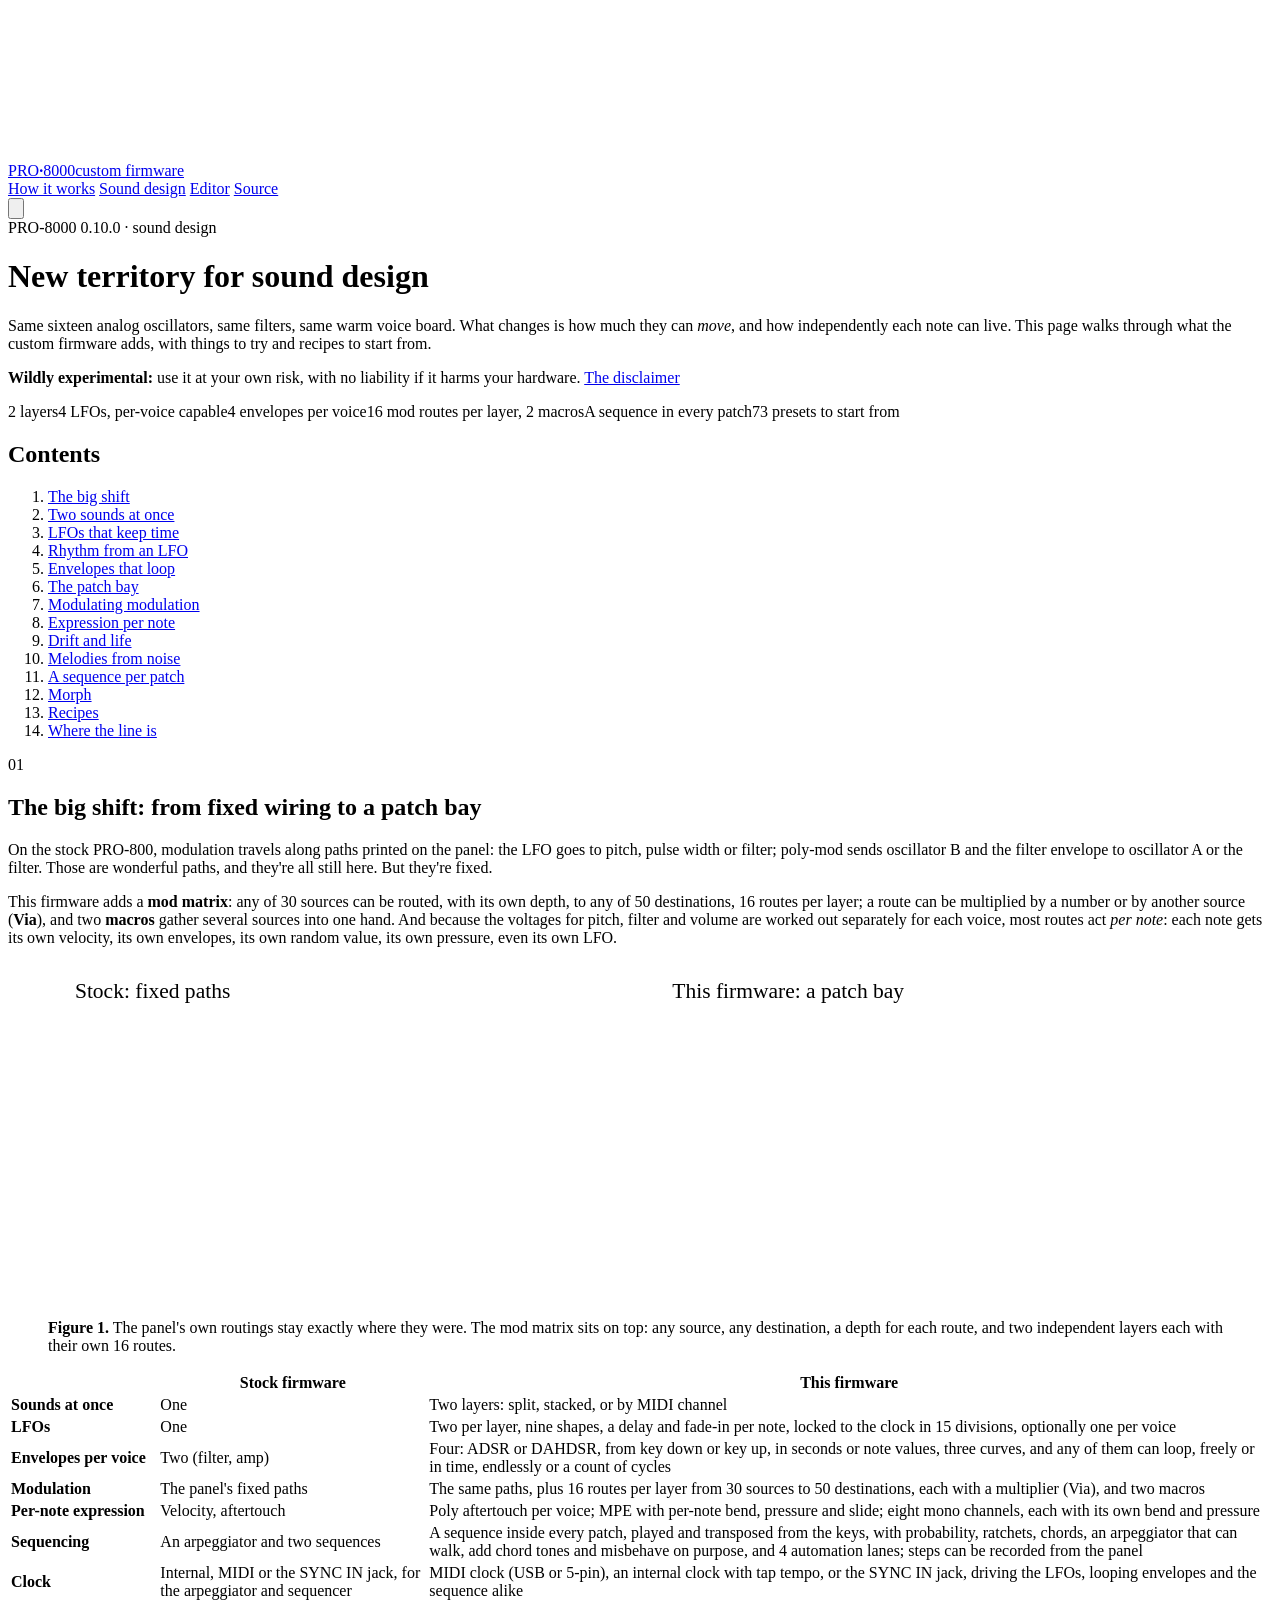
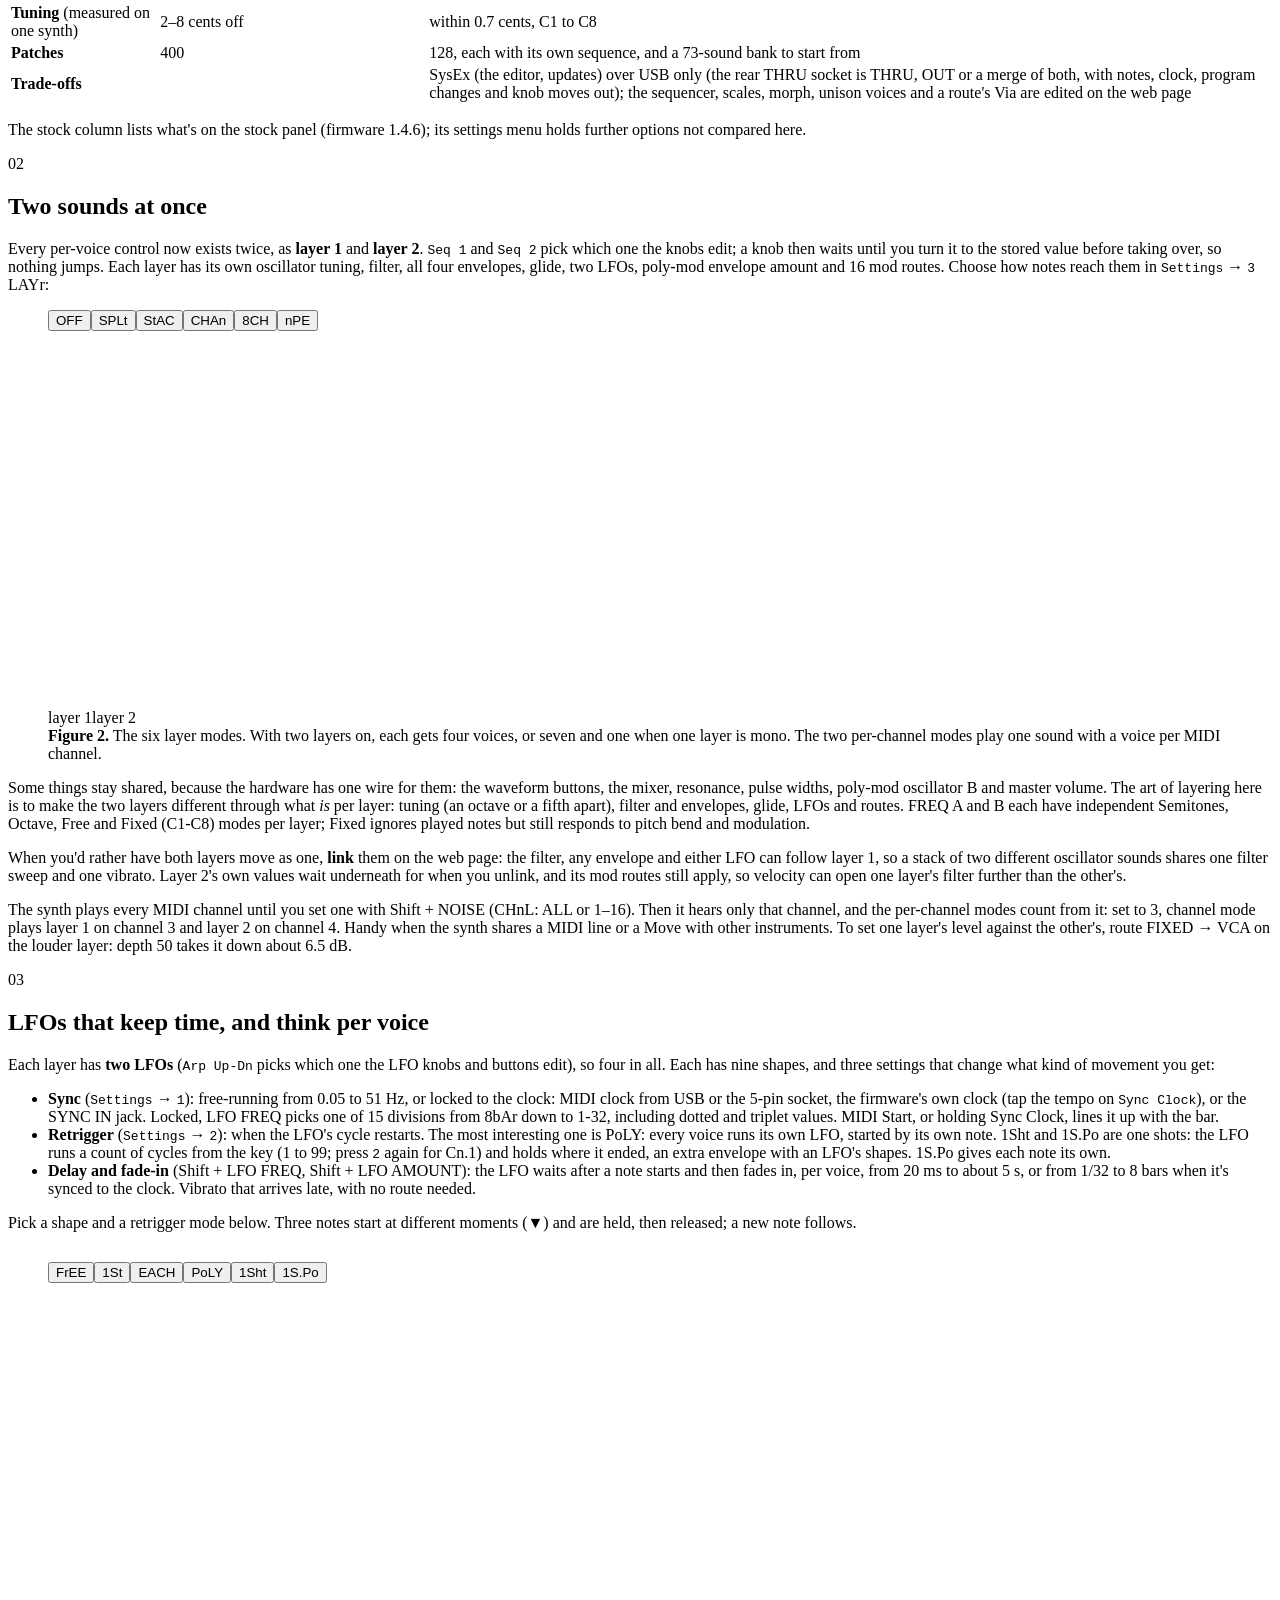
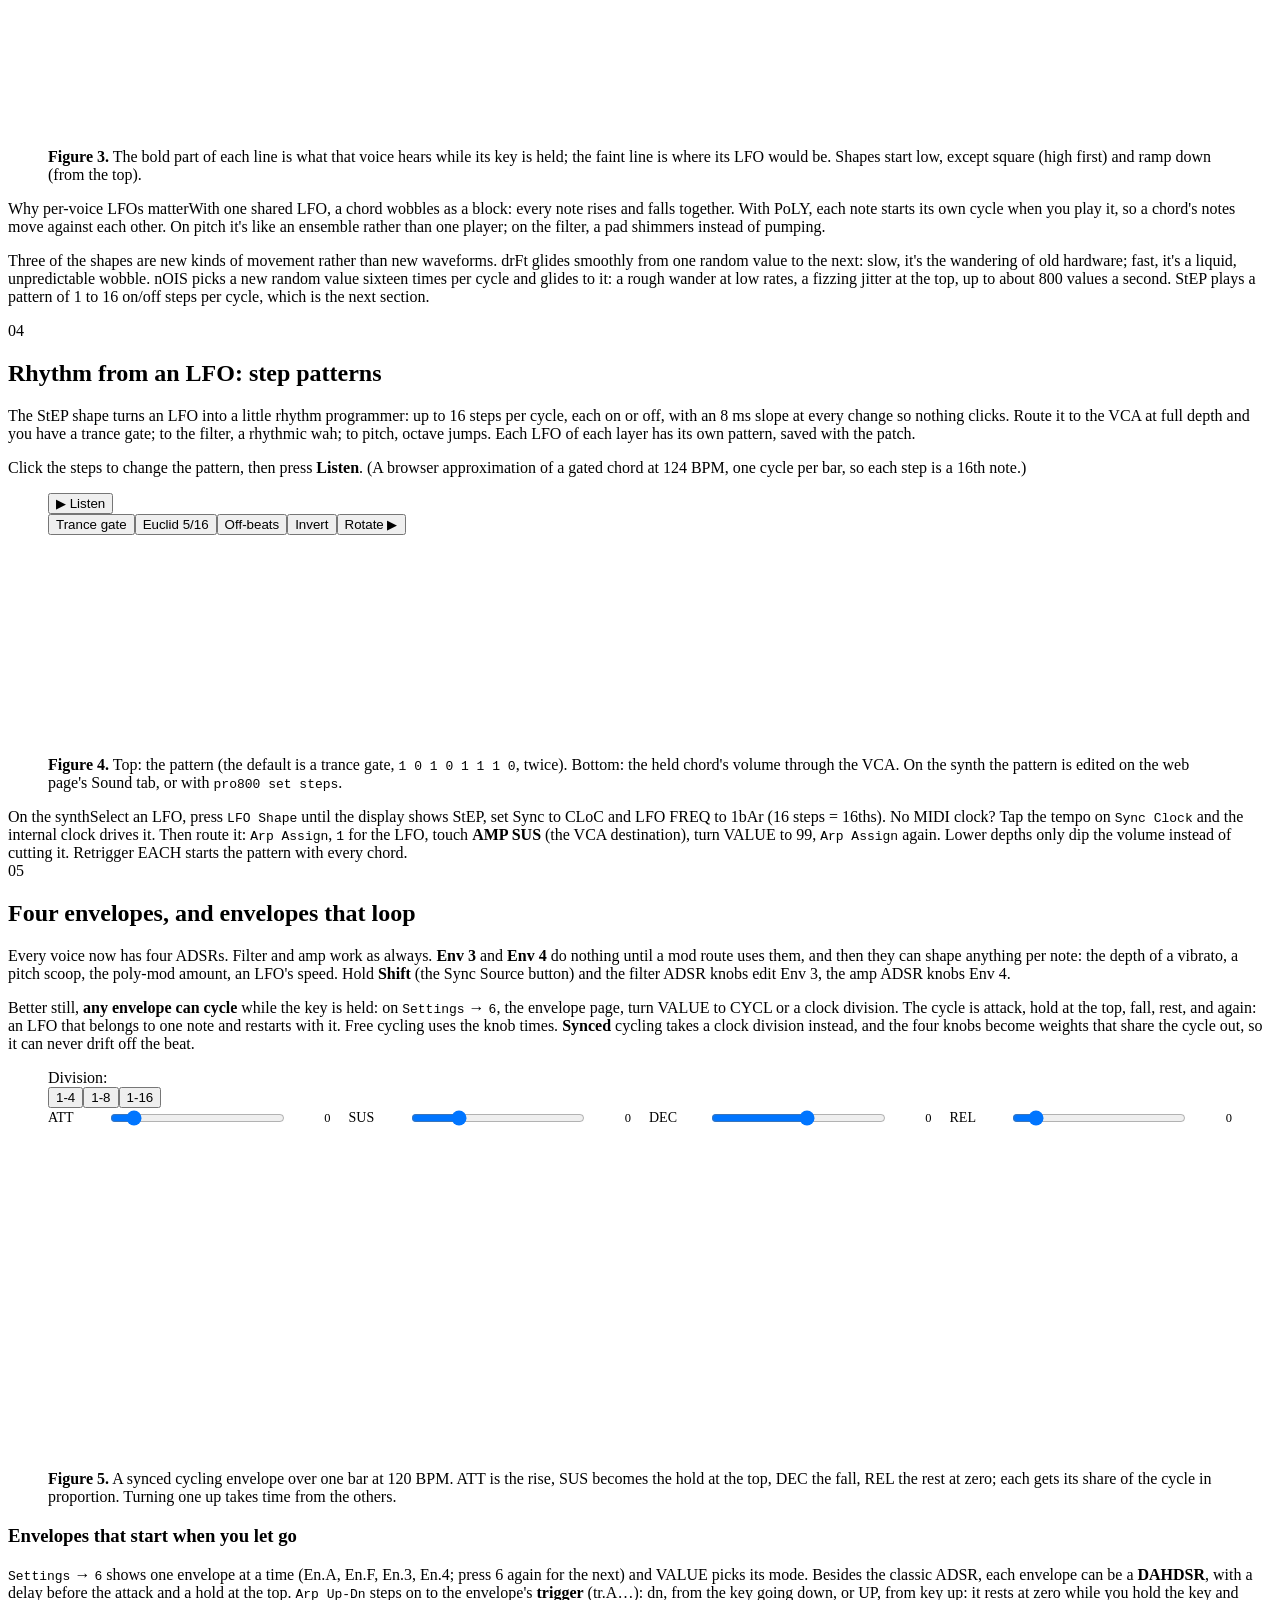
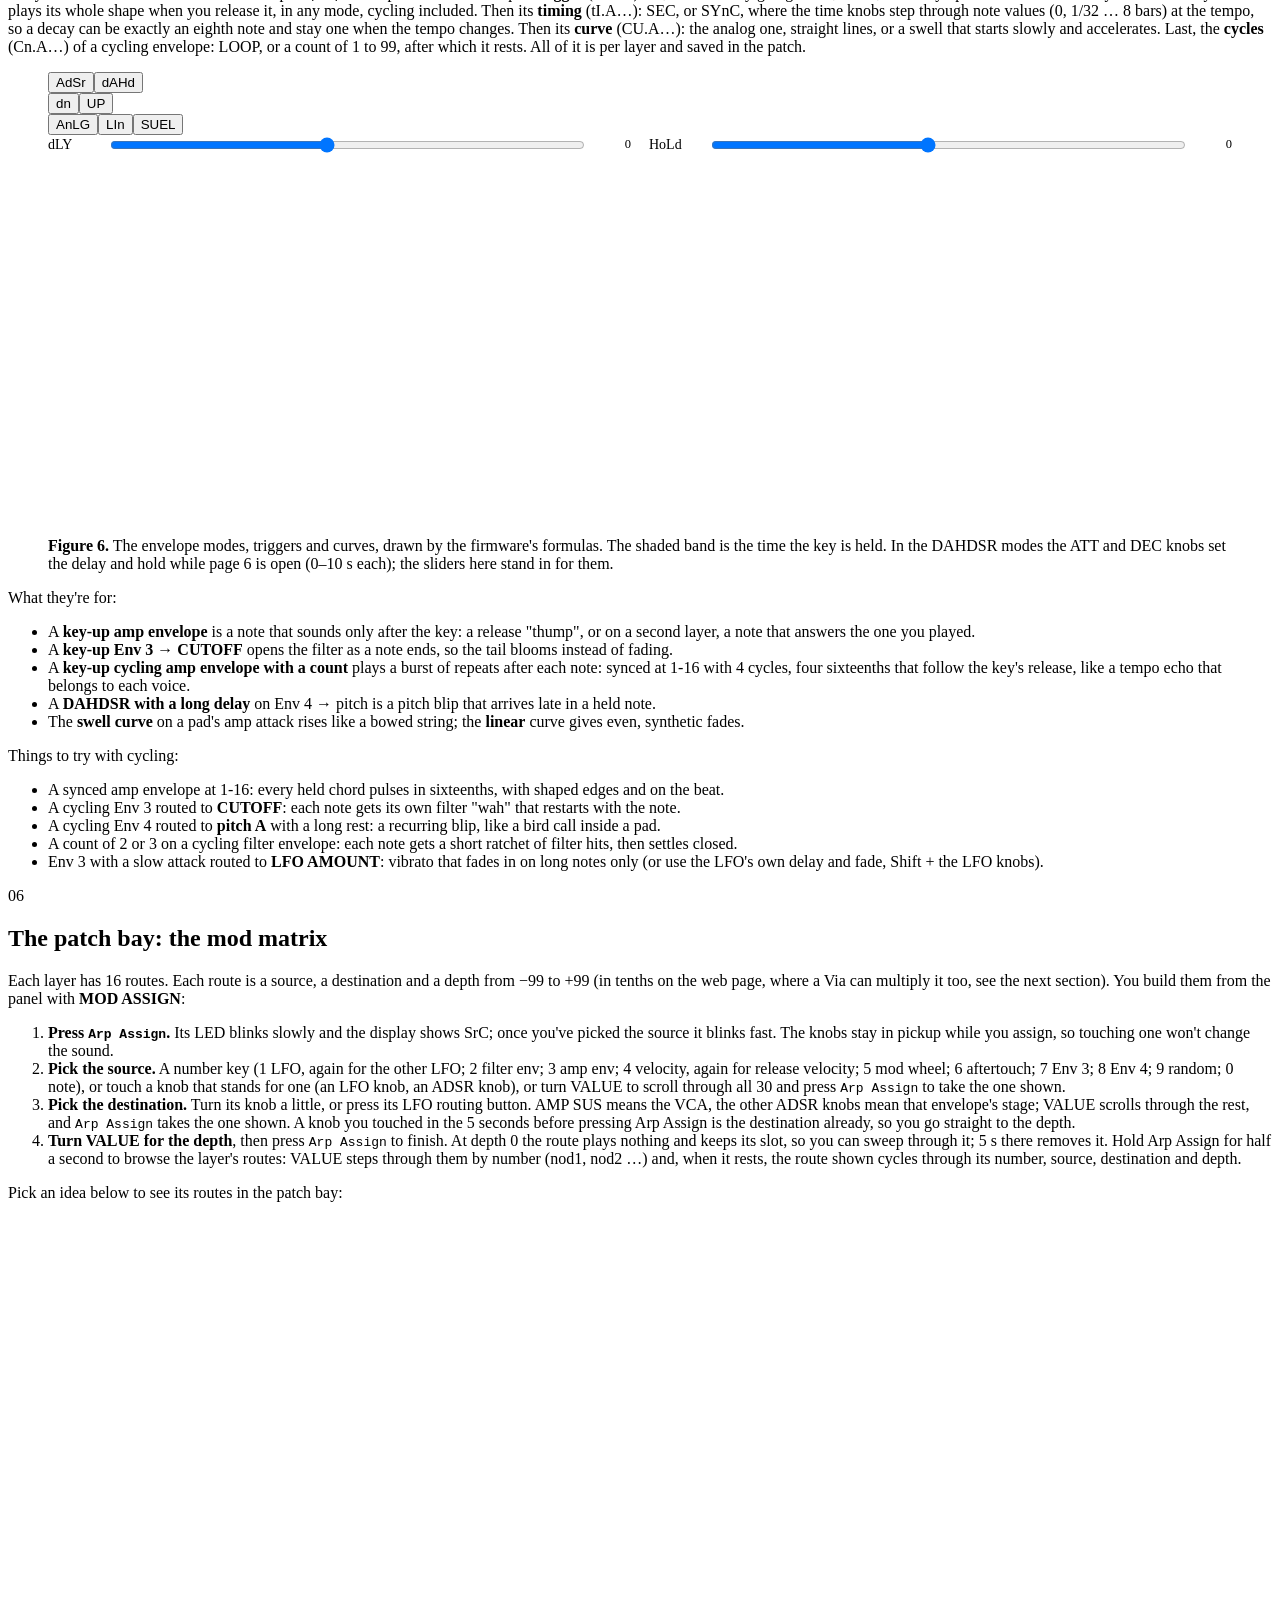
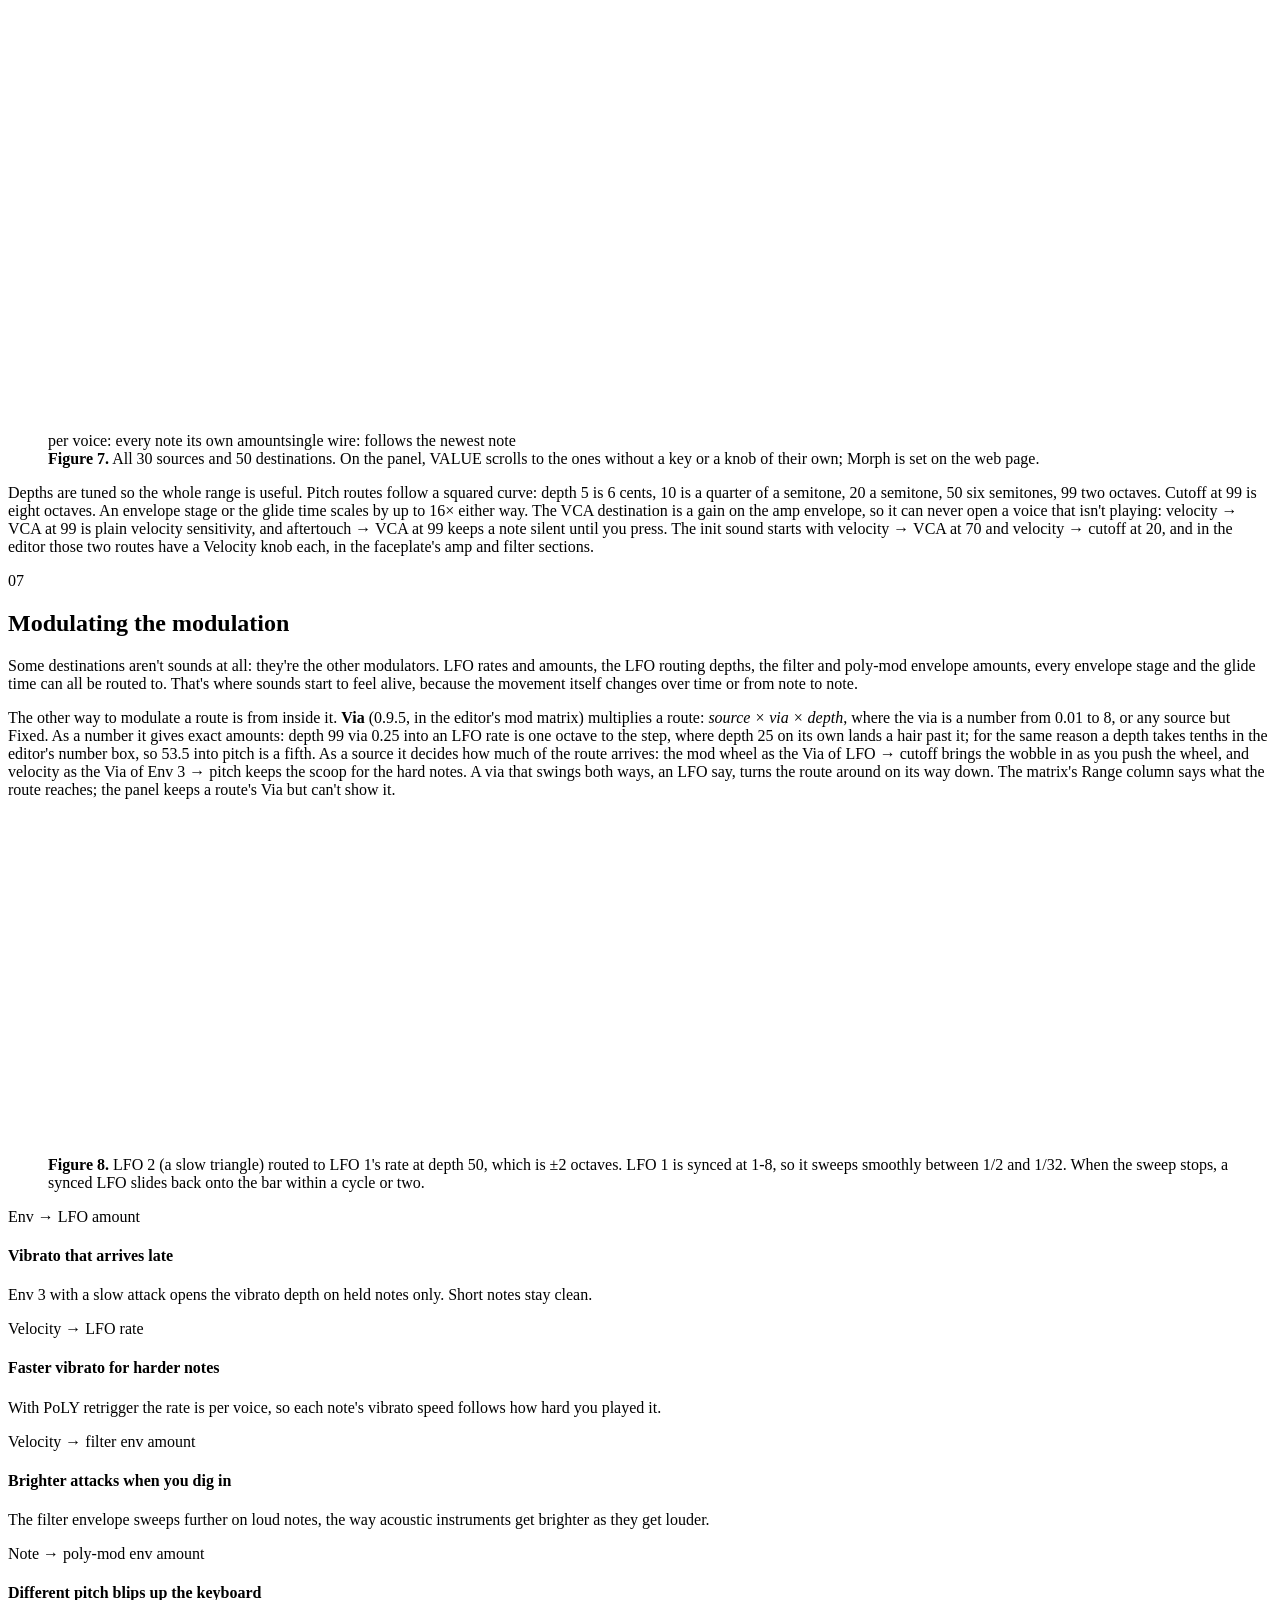
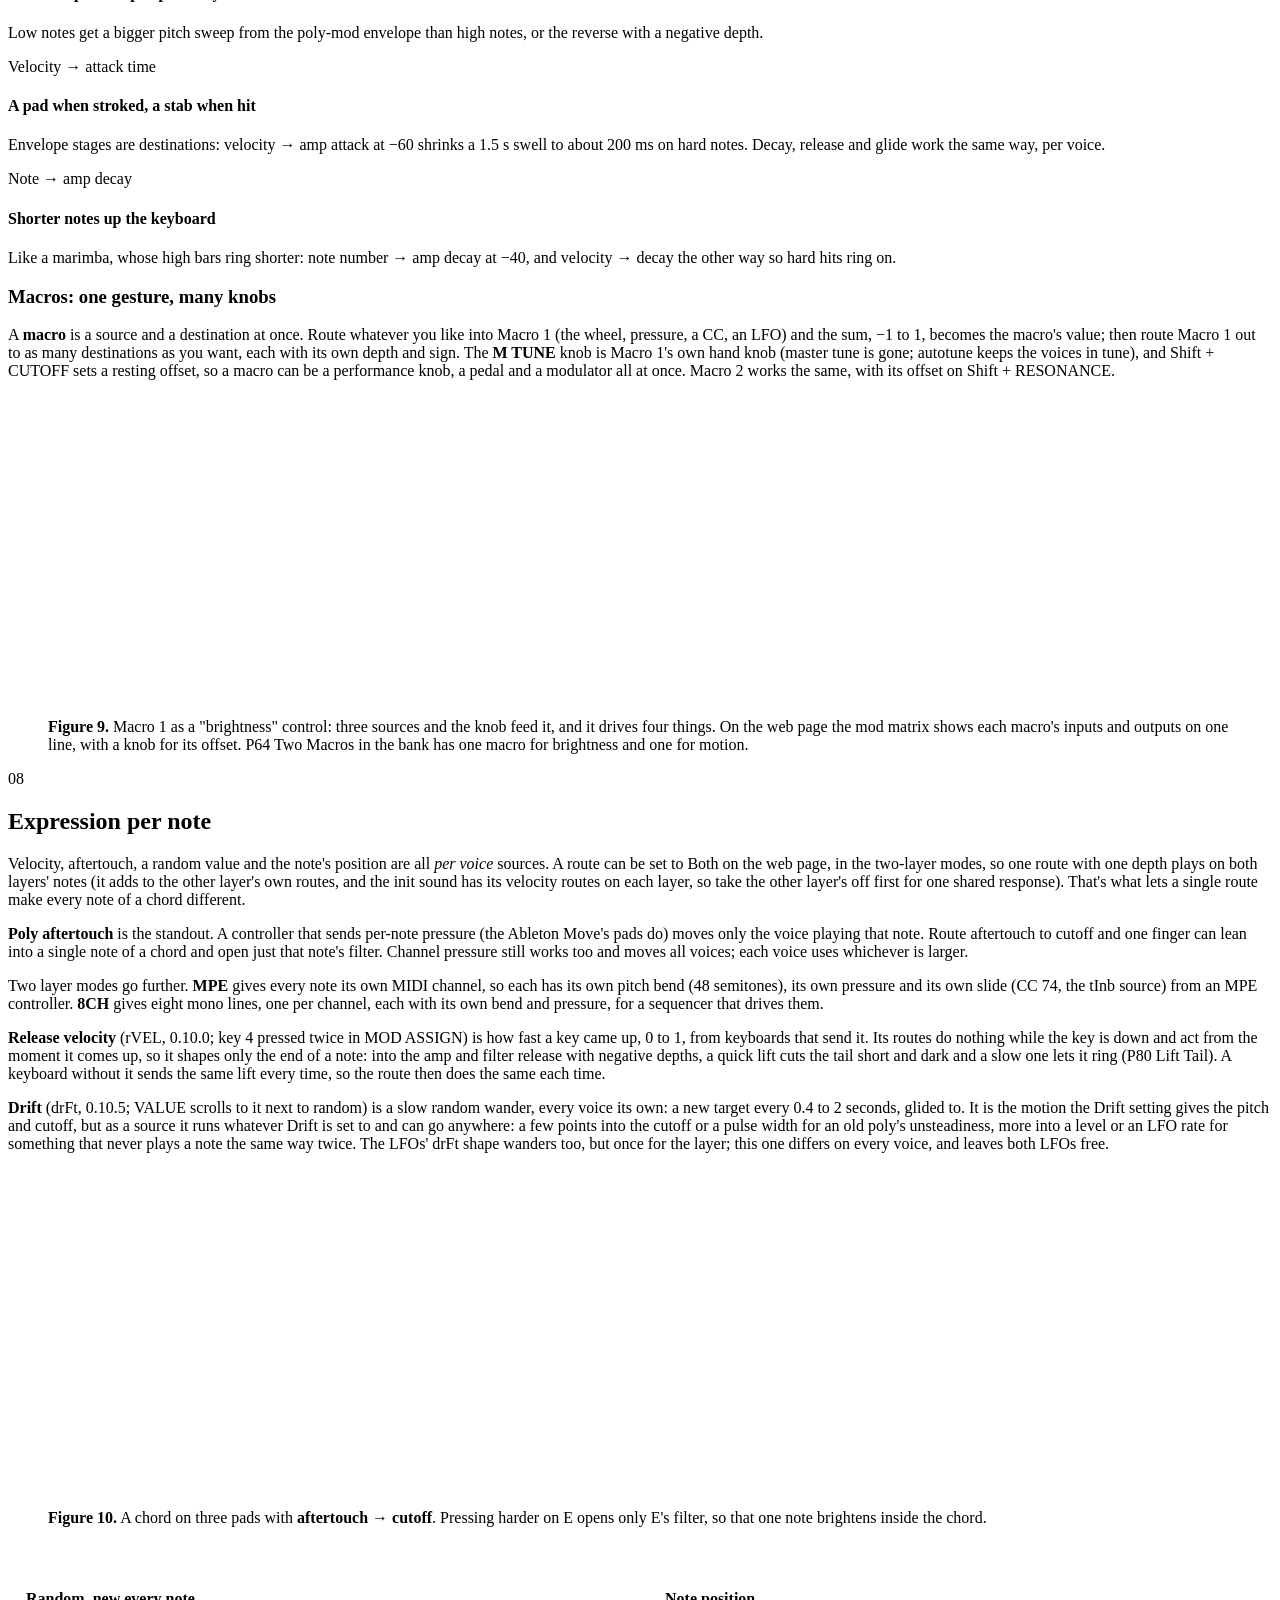
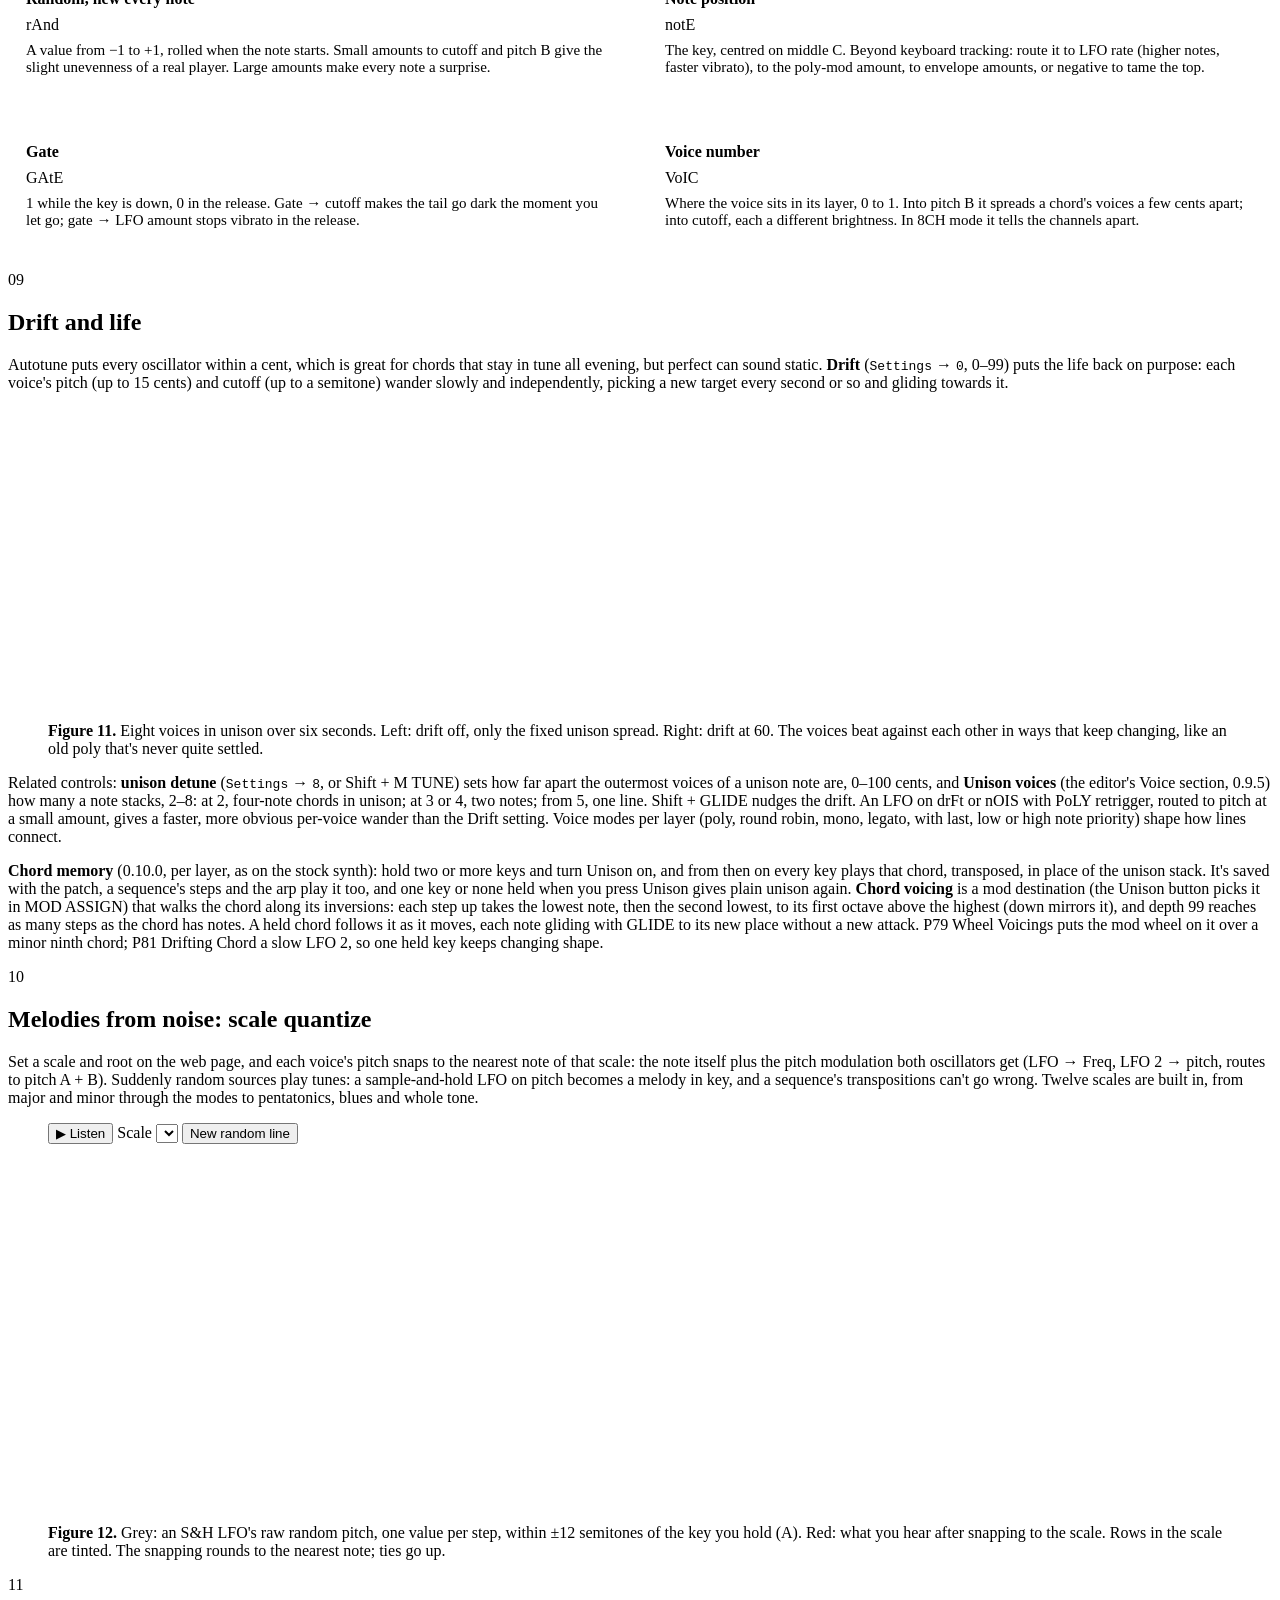
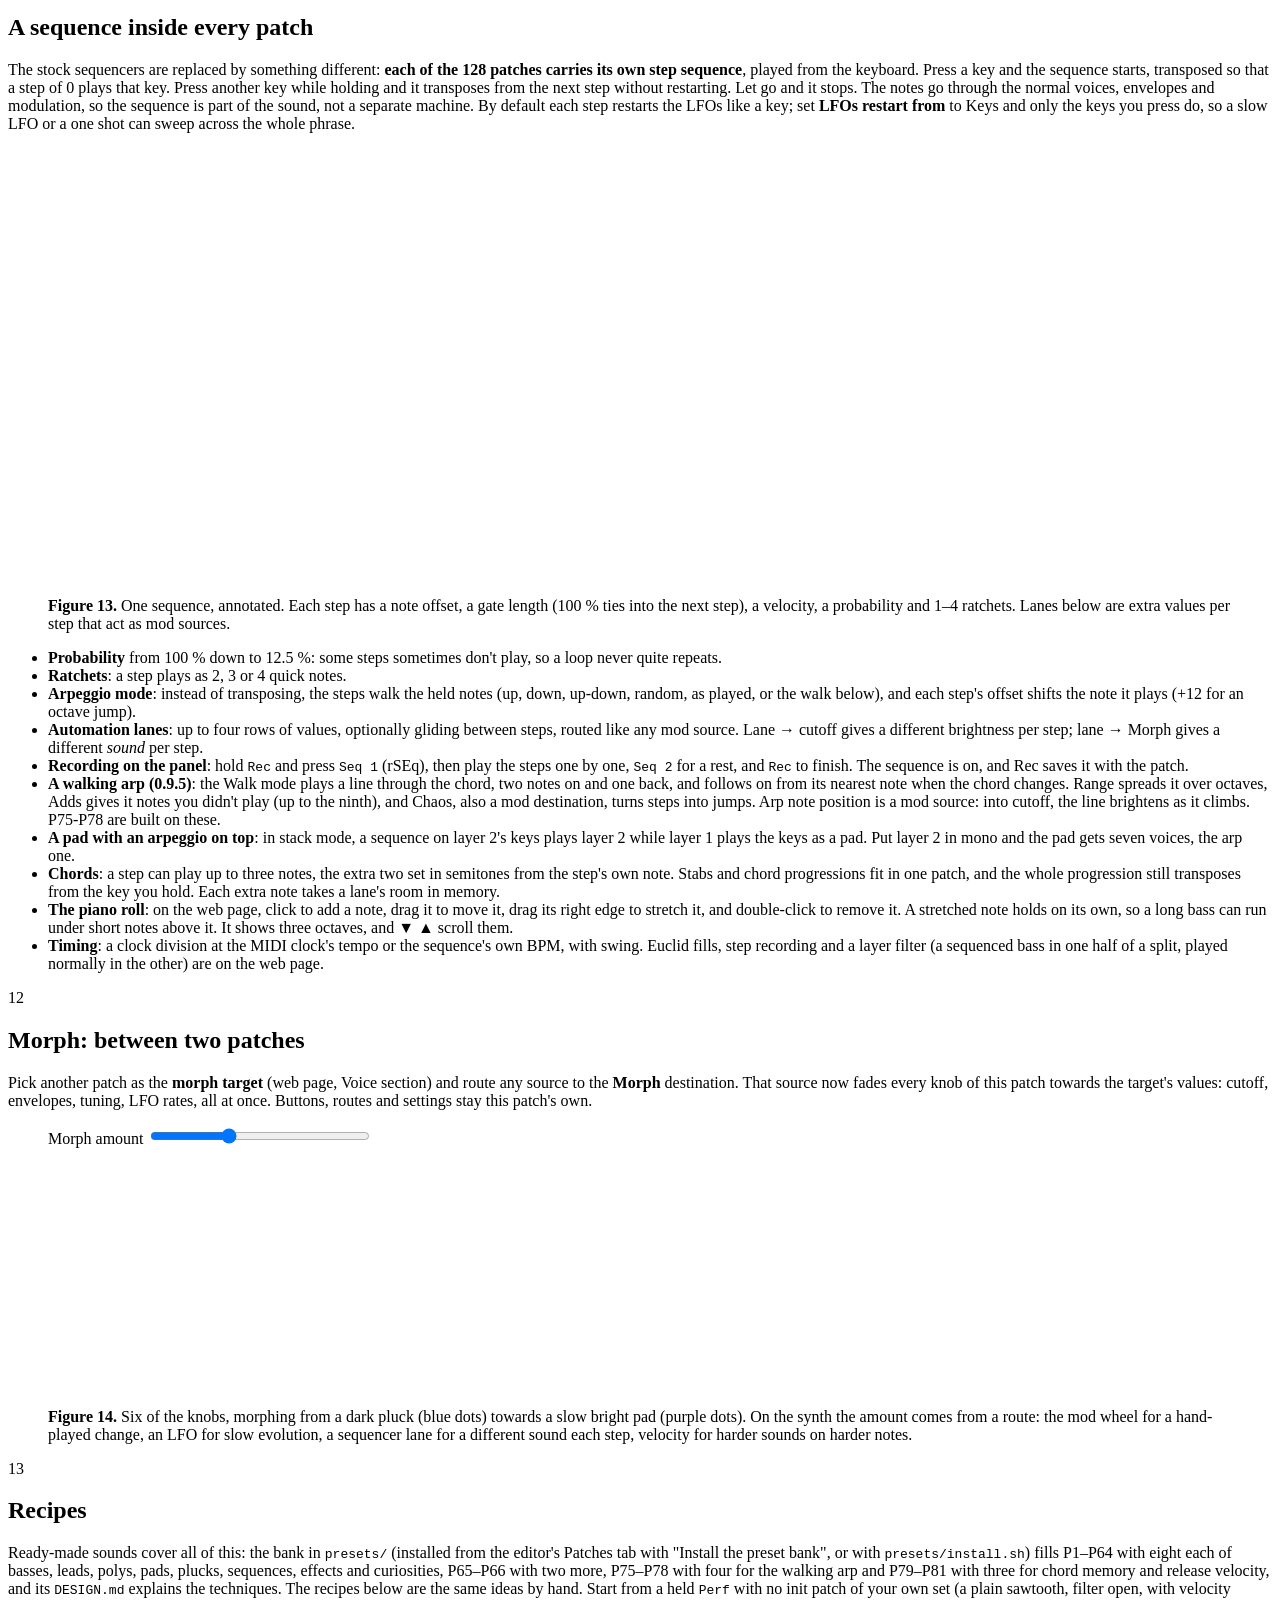
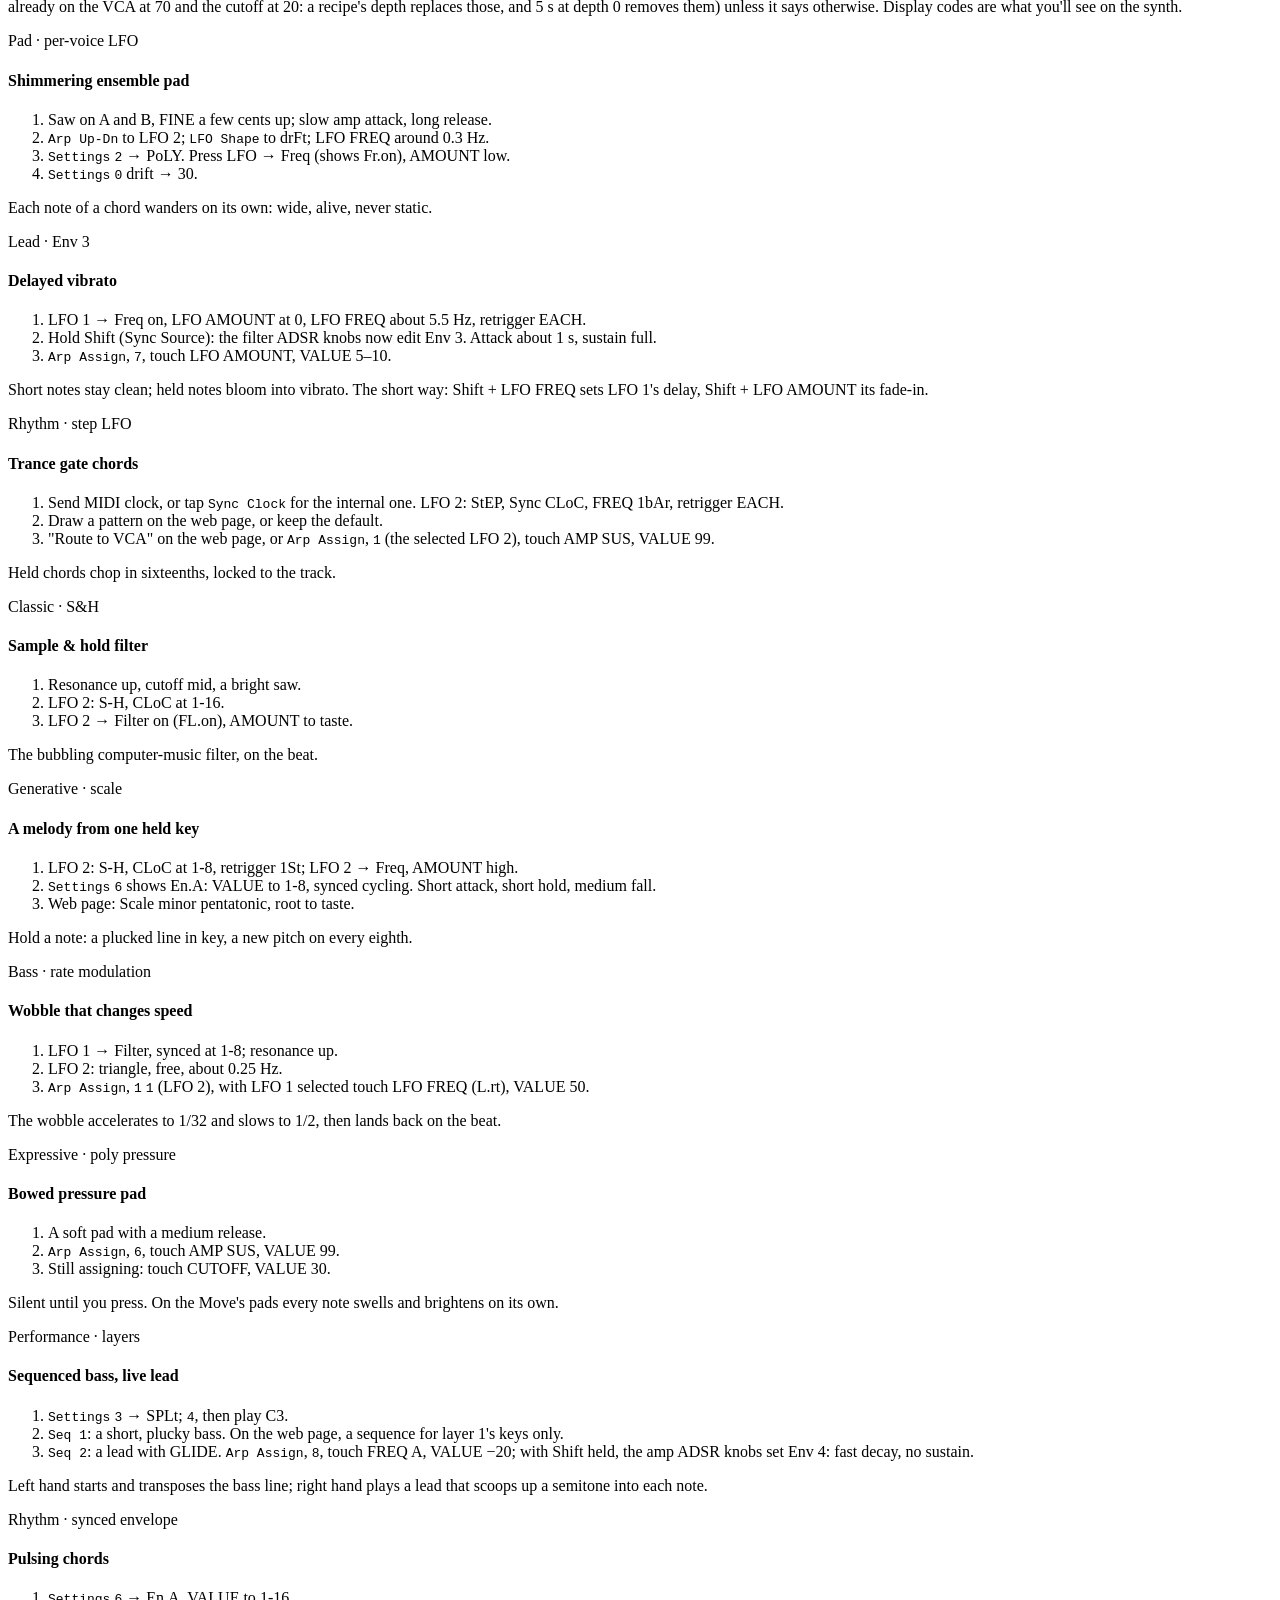
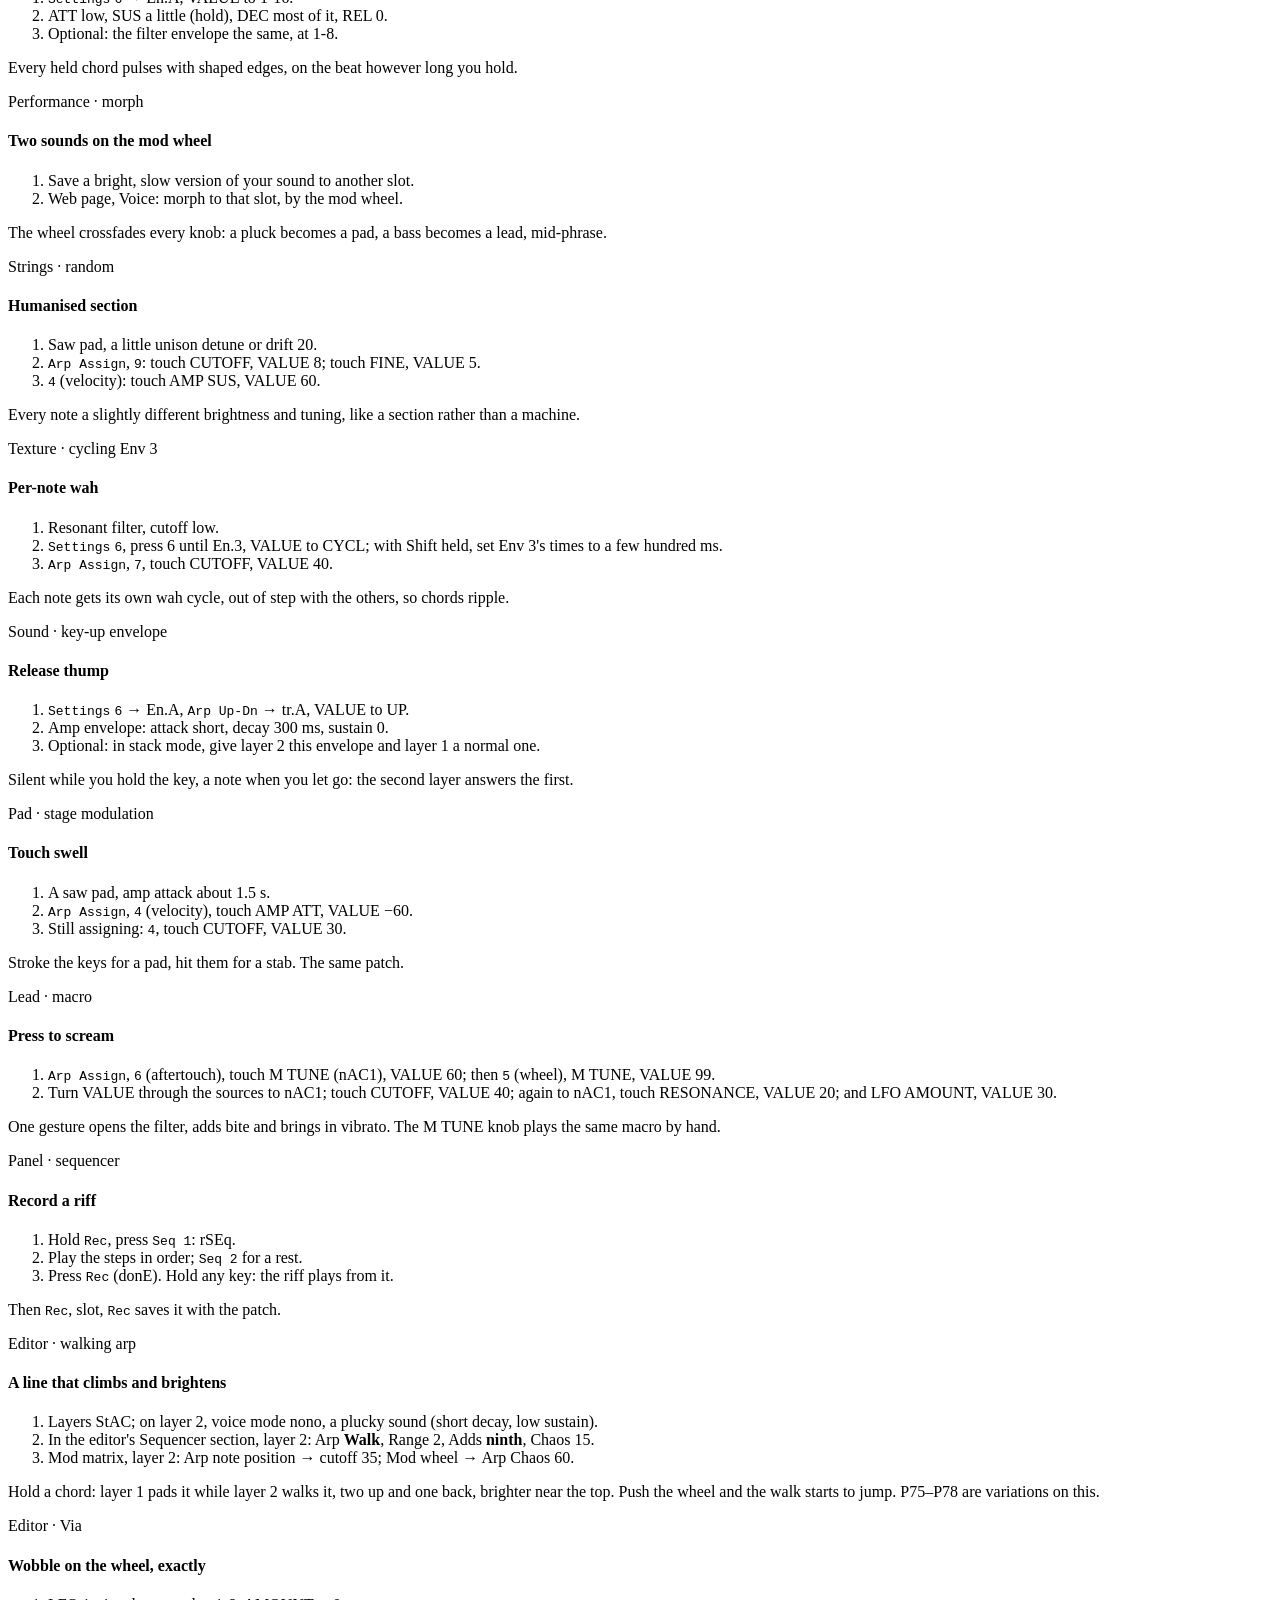
<file: docs/sound-design.html>
<!doctype html>
<html lang="en">
<head>
<meta charset="utf-8">
<meta name="viewport" content="width=device-width, initial-scale=1">
<title>New Sound Design Territory · PRO-8000</title>
<meta name="description" content="What PRO-8000, the custom PRO-800 firmware, opens up for sound design: layers, per-voice LFOs, looping envelopes, a mod matrix, expression, scales, sequences and morphing, with recipes.">
<link rel="icon" href="data:image/svg+xml,%3Csvg xmlns='http://www.w3.org/2000/svg' viewBox='0 0 32 32'%3E%3Crect width='32' height='32' rx='7' fill='%23160705'/%3E%3Cpath d='M5 21 L11 11 L16 21 L21 11 L27 21' fill='none' stroke='%23ff5b3d' stroke-width='3' stroke-linejoin='round'/%3E%3C/svg%3E">
<!--STYLE-->
<style>
  .shapes { display: grid; grid-template-columns: repeat(auto-fill, minmax(96px, 1fr)); gap: 8px; margin-bottom: 14px; }
  .shape-btn {
    border: 1px solid var(--line); background: var(--surface); border-radius: 10px; padding: 8px 6px 6px; cursor: pointer;
    display: flex; flex-direction: column; align-items: center; gap: 4px; color: var(--ink-2); font: 600 12.5px/1.2 var(--sans);
  }
  .shape-btn svg { width: 100%; height: 30px; }
  .shape-btn[aria-pressed="true"] { border-color: var(--accent); background: var(--accent-soft); color: var(--ink); }
  .shape-btn .led { font-size: 10.5px; }
  .gate-cells { display: grid; grid-template-columns: repeat(16, 1fr); gap: 4px; margin: 4px 0 12px; }
  .gate-cells button {
    aspect-ratio: 1 / 1.3; border-radius: 6px; border: 1px solid var(--line); background: var(--surface-2); cursor: pointer; padding: 0;
    font: 600 11px var(--mono); color: var(--ink-3);
  }
  .gate-cells button.on { background: var(--accent); border-color: var(--accent); color: var(--on-accent); }
  .gate-cells button.now { outline: 2px solid var(--ink); outline-offset: 1px; }
  .gate-cells button:nth-child(4n+1) { box-shadow: inset 0 -3px 0 var(--line); }
  @media (max-width: 560px) { .gate-cells { grid-template-columns: repeat(8, 1fr); } }
  .sliders { display: grid; grid-template-columns: repeat(auto-fit, minmax(170px, 1fr)); gap: 8px 18px; margin-bottom: 12px; }
  .sliders label { display: grid; grid-template-columns: 52px 1fr 40px; gap: 8px; align-items: center; font-size: 14px; color: var(--ink-2); }
  .sliders input { width: 100%; }
  .sliders output { font-family: var(--mono); font-size: 12.5px; color: var(--ink); text-align: right; }
  .vs { display: grid; grid-template-columns: 1fr 1fr; gap: 14px; margin: 26px 0; }
  .vs > div { background: var(--surface); border: 1px solid var(--line); border-radius: 14px; padding: 16px 18px; }
  .vs h4 { margin-bottom: 8px; }
  .vs p { font-size: 15px; color: var(--ink-2); margin: 8px 0 0; }
  @media (max-width: 640px) { .vs { grid-template-columns: 1fr; } }
  .desc { font-size: 15px; color: var(--ink-2); margin: 12px 0 0; min-height: 3em; }
  .desc b { color: var(--ink); }
</style>
<!--COMMON-->
</head>
<body>
<svg class="defs" aria-hidden="true"><defs>
  <marker id="ah" viewBox="0 0 10 10" refX="9" refY="5" markerWidth="7" markerHeight="7" orient="auto-start-reverse"><path d="M0 0L10 5L0 10z" class="f-ink3"/></marker>
  <marker id="ah-acc" viewBox="0 0 10 10" refX="9" refY="5" markerWidth="7" markerHeight="7" orient="auto-start-reverse"><path d="M0 0L10 5L0 10z" class="f-acc"/></marker>
  <marker id="ah-mod" viewBox="0 0 10 10" refX="9" refY="5" markerWidth="7" markerHeight="7" orient="auto-start-reverse"><path d="M0 0L10 5L0 10z" class="f-mod"/></marker>
  <marker id="ah-dig" viewBox="0 0 10 10" refX="9" refY="5" markerWidth="7" markerHeight="7" orient="auto-start-reverse"><path d="M0 0L10 5L0 10z" class="f-dig"/></marker>
</defs></svg>

<header class="topbar">
  <a class="brand" href="index.html"><span class="logo">PRO<b>·</b>8000</span><span class="sub">custom firmware</span></a>
  <nav>
    <a href="how-it-works.html">How it works</a>
    <a href="sound-design.html" aria-current="page">Sound design</a>
    <a href="editor/">Editor</a>
    <a href="https://github.com/klaine/pro-8000">Source</a>
  </nav>
  <button class="theme-btn" type="button" aria-label="Switch light or dark theme"><svg viewBox="0 0 24 24" fill="none" stroke="currentColor" stroke-width="2" stroke-linecap="round"><circle cx="12" cy="12" r="4.5"/><path d="M12 2v2M12 20v2M2 12h2M20 12h2M4.9 4.9l1.4 1.4M17.7 17.7l1.4 1.4M4.9 19.1l1.4-1.4M17.7 6.3l1.4-1.4"/></svg></button>
</header>

<div class="hero">
  <div class="kicker">PRO-8000 0.10.0 · sound design</div>
  <h1>New territory for sound design</h1>
  <p class="lede">Same sixteen analog oscillators, same filters, same warm voice board. What changes is how much they can <em>move</em>, and how independently each note can live. This page walks through what the custom firmware adds, with things to try and recipes to start from.</p>
  <p class="note-sm risk"><b>Wildly experimental:</b> use it at your own risk, with no liability if it harms your hardware. <a href="index.html#experimental">The disclaimer</a></p>
  <div class="meta"><span class="chip">2 layers</span><span class="chip">4 LFOs, per-voice capable</span><span class="chip">4 envelopes per voice</span><span class="chip">16 mod routes per layer, 2 macros</span><span class="chip">A sequence in every patch</span><span class="chip">73 presets to start from</span></div>
</div>

<div class="layout">
<nav class="toc" aria-label="Contents">
  <h2>Contents</h2>
  <ol>
    <li><a href="#shift">The big shift</a></li>
    <li><a href="#layers">Two sounds at once</a></li>
    <li><a href="#lfos">LFOs that keep time</a></li>
    <li><a href="#gates">Rhythm from an LFO</a></li>
    <li><a href="#envelopes">Envelopes that loop</a></li>
    <li><a href="#matrix">The patch bay</a></li>
    <li><a href="#meta">Modulating modulation</a></li>
    <li><a href="#expression">Expression per note</a></li>
    <li><a href="#organic">Drift and life</a></li>
    <li><a href="#scales">Melodies from noise</a></li>
    <li><a href="#sequencer">A sequence per patch</a></li>
    <li><a href="#morph">Morph</a></li>
    <li><a href="#recipes">Recipes</a></li>
    <li><a href="#limits">Where the line is</a></li>
  </ol>
</nav>

<article>

<!-- 1 ------------------------------------------------------------------------------------------------>
<section id="shift">
  <span class="sec-num">01</span>
  <h2>The big shift: from fixed wiring to a patch bay</h2>
  <div class="prose">
    <p class="lead-in">On the stock PRO-800, modulation travels along paths printed on the panel: the LFO goes to pitch, pulse width or filter; poly-mod sends oscillator B and the filter envelope to oscillator A or the filter. Those are wonderful paths, and they're all still here. But they're fixed.</p>
    <p>This firmware adds a <strong>mod matrix</strong>: any of 30 sources can be routed, with its own depth, to any of 50 destinations, 16 routes per layer; a route can be multiplied by a number or by another source (<strong>Via</strong>), and two <strong>macros</strong> gather several sources into one hand. And because the voltages for pitch, filter and volume are worked out separately for each voice, most routes act <em>per note</em>: each note gets its own velocity, its own envelopes, its own random value, its own pressure, even its own LFO.</p>
  </div>
  <figure>
    <div class="fig"><div class="svg-wrap" style="--min:660px">
      <svg viewBox="0 0 880 262" role="img" aria-labelledby="h1t">
        <title id="h1t">Left: the stock firmware's fixed paths from one LFO and poly-mod. Right: many sources patched freely to many destinations, per voice.</title>
        <text x="20" y="26" class="t-b">Stock: fixed paths</text>
        <g id="hero-left"></g>
        <line x1="440" y1="14" x2="440" y2="252" class="grid"/>
        <text x="464" y="26" class="t-b">This firmware: a patch bay</text>
        <g id="hero-right"></g>
      </svg>
    </div></div>
    <figcaption><b>Figure 1.</b> The panel's own routings stay exactly where they were. The mod matrix sits on top: any source, any destination, a depth for each route, and two independent layers each with their own 16 routes.</figcaption>
  </figure>

  <div class="tbl"><table>
    <thead><tr><th></th><th>Stock firmware</th><th>This firmware</th></tr></thead>
    <tbody>
      <tr><td><b>Sounds at once</b></td><td>One</td><td>Two layers: split, stacked, or by MIDI channel</td></tr>
      <tr><td><b>LFOs</b></td><td>One</td><td>Two per layer, nine shapes, a delay and fade-in per note, locked to the clock in 15 divisions, optionally one per voice</td></tr>
      <tr><td><b>Envelopes per voice</b></td><td>Two (filter, amp)</td><td>Four: ADSR or DAHDSR, from key down or key up, in seconds or note values, three curves, and any of them can loop, freely or in time, endlessly or a count of cycles</td></tr>
      <tr><td><b>Modulation</b></td><td>The panel's fixed paths</td><td>The same paths, plus 16 routes per layer from 30 sources to 50 destinations, each with a multiplier (Via), and two macros</td></tr>
      <tr><td><b>Per-note expression</b></td><td>Velocity, aftertouch</td><td>Poly aftertouch per voice; MPE with per-note bend, pressure and slide; eight mono channels, each with its own bend and pressure</td></tr>
      <tr><td><b>Sequencing</b></td><td>An arpeggiator and two sequences</td><td>A sequence inside every patch, played and transposed from the keys, with probability, ratchets, chords, an arpeggiator that can walk, add chord tones and misbehave on purpose, and 4 automation lanes; steps can be recorded from the panel</td></tr>
      <tr><td><b>Clock</b></td><td>Internal, MIDI or the SYNC IN jack, for the arpeggiator and sequencer</td><td>MIDI clock (USB or 5-pin), an internal clock with tap tempo, or the SYNC IN jack, driving the LFOs, looping envelopes and the sequence alike</td></tr>
      <tr><td><b>Tuning</b> (measured on one synth)</td><td>2–8 cents off</td><td>within 0.7 cents, C1 to C8</td></tr>
      <tr><td><b>Patches</b></td><td>400</td><td>128, each with its own sequence, and a 73-sound bank to start from</td></tr>
      <tr><td><b>Trade-offs</b></td><td></td><td>SysEx (the editor, updates) over USB only (the rear THRU socket is THRU, OUT or a merge of both, with notes, clock, program changes and knob moves out); the sequencer, scales, morph, unison voices and a route's Via are edited on the web page</td></tr>
    </tbody>
  </table></div>
  <p class="note-sm">The stock column lists what's on the stock panel (firmware 1.4.6); its settings menu holds further options not compared here.</p>
</section>

<!-- 2 ------------------------------------------------------------------------------------------------>
<section id="layers">
  <span class="sec-num">02</span>
  <h2>Two sounds at once</h2>
  <div class="prose">
    <p>Every per-voice control now exists twice, as <strong>layer 1</strong> and <strong>layer 2</strong>. <kbd>Seq 1</kbd> and <kbd>Seq 2</kbd> pick which one the knobs edit; a knob then waits until you turn it to the stored value before taking over, so nothing jumps. Each layer has its own oscillator tuning, filter, all four envelopes, glide, two LFOs, poly-mod envelope amount and 16 mod routes. Choose how notes reach them in <kbd>Settings</kbd> → <kbd>3</kbd> <span class="led">LAYr</span>:</p>
  </div>
  <figure>
    <div class="fig">
      <div class="controls"><div class="seg" id="lay-mode" role="group" aria-label="Layer mode">
        <button type="button" data-v="off" aria-pressed="false">OFF</button><button type="button" data-v="split" aria-pressed="true">SPLt</button><button type="button" data-v="stack" aria-pressed="false">StAC</button><button type="button" data-v="channel" aria-pressed="false">CHAn</button><button type="button" data-v="8ch" aria-pressed="false">8CH</button><button type="button" data-v="mpe" aria-pressed="false">nPE</button>
      </div></div>
      <div class="svg-wrap" style="--min:600px"><svg id="lay-svg" viewBox="0 0 880 236" role="img" aria-label="A keyboard coloured by which layer each key plays, and the eight voices coloured by layer"></svg></div>
      <p class="desc" id="lay-desc"></p>
      <div class="legend"><span><i class="k-dig"></i>layer 1</span><span><i class="k-acc"></i>layer 2</span></div>
    </div>
    <figcaption><b>Figure 2.</b> The six layer modes. With two layers on, each gets four voices, or seven and one when one layer is mono. The two per-channel modes play one sound with a voice per MIDI channel.</figcaption>
  </figure>
  <div class="prose">
    <p>Some things stay shared, because the hardware has one wire for them: the waveform buttons, the mixer, resonance, pulse widths, poly-mod oscillator B and master volume. The art of layering here is to make the two layers different through what <em>is</em> per layer: tuning (an octave or a fifth apart), filter and envelopes, glide, LFOs and routes. FREQ A and B each have independent Semitones, Octave, Free and Fixed (C1-C8) modes per layer; Fixed ignores played notes but still responds to pitch bend and modulation.</p>
    <p>When you'd rather have both layers move as one, <strong>link</strong> them on the web page: the filter, any envelope and either LFO can follow layer 1, so a stack of two different oscillator sounds shares one filter sweep and one vibrato. Layer 2's own values wait underneath for when you unlink, and its mod routes still apply, so velocity can open one layer's filter further than the other's.</p>
    <p>The synth plays every MIDI channel until you set one with Shift + NOISE (<span class="led">CHnL</span>: <span class="led">ALL</span> or 1–16). Then it hears only that channel, and the per-channel modes count from it: set to 3, channel mode plays layer 1 on channel 3 and layer 2 on channel 4. Handy when the synth shares a MIDI line or a Move with other instruments. To set one layer's level against the other's, route FIXED → VCA on the louder layer: depth 50 takes it down about 6.5 dB.</p>
  </div>
</section>

<!-- 3 ------------------------------------------------------------------------------------------------>
<section id="lfos">
  <span class="sec-num">03</span>
  <h2>LFOs that keep time, and think per voice</h2>
  <div class="prose">
    <p>Each layer has <strong>two LFOs</strong> (<kbd>Arp Up-Dn</kbd> picks which one the LFO knobs and buttons edit), so four in all. Each has nine shapes, and three settings that change what kind of movement you get:</p>
    <ul>
      <li><strong>Sync</strong> (<kbd>Settings</kbd> → <kbd>1</kbd>): free-running from 0.05 to 51 Hz, or locked to the clock: MIDI clock from USB or the 5-pin socket, the firmware's own clock (tap the tempo on <kbd>Sync Clock</kbd>), or the SYNC IN jack. Locked, LFO FREQ picks one of 15 divisions from <span class="led">8bAr</span> down to <span class="led">1-32</span>, including dotted and triplet values. MIDI Start, or holding Sync Clock, lines it up with the bar.</li>
      <li><strong>Retrigger</strong> (<kbd>Settings</kbd> → <kbd>2</kbd>): when the LFO's cycle restarts. The most interesting one is <span class="led">PoLY</span>: every voice runs its own LFO, started by its own note. <span class="led">1Sht</span> and <span class="led">1S.Po</span> are one shots: the LFO runs a count of cycles from the key (1 to 99; press <kbd>2</kbd> again for <span class="led">Cn.1</span>) and holds where it ended, an extra envelope with an LFO's shapes. <span class="led">1S.Po</span> gives each note its own.</li>
      <li><strong>Delay and fade-in</strong> (Shift + LFO FREQ, Shift + LFO AMOUNT): the LFO waits after a note starts and then fades in, per voice, from 20 ms to about 5 s, or from 1/32 to 8 bars when it's synced to the clock. Vibrato that arrives late, with no route needed.</li>
    </ul>
    <p>Pick a shape and a retrigger mode below. Three notes start at different moments (▼) and are held, then released; a new note follows.</p>
  </div>
  <figure>
    <div class="fig">
      <div class="shapes" id="lfo-shapes"></div>
      <div class="controls"><div class="seg" id="lfo-trig" role="group" aria-label="Retrigger mode">
        <button type="button" data-v="free" aria-pressed="false">FrEE</button><button type="button" data-v="first" aria-pressed="false">1St</button><button type="button" data-v="each" aria-pressed="false">EACH</button><button type="button" data-v="poly" aria-pressed="true">PoLY</button><button type="button" data-v="shot" aria-pressed="false">1Sht</button><button type="button" data-v="shotpoly" aria-pressed="false">1S.Po</button>
      </div></div>
      <div class="svg-wrap" style="--min:600px"><svg id="lfo-svg" viewBox="0 0 880 300" role="img" aria-label="Three voices' LFO curves over time for the chosen shape and retrigger mode"></svg></div>
      <p class="desc" id="lfo-desc"></p>
    </div>
    <figcaption><b>Figure 3.</b> The bold part of each line is what that voice hears while its key is held; the faint line is where its LFO would be. Shapes start low, except square (high first) and ramp down (from the top).</figcaption>
  </figure>
  <div class="callout analogy"><span class="label">Why per-voice LFOs matter</span>With one shared LFO, a chord wobbles as a block: every note rises and falls together. With <span class="led">PoLY</span>, each note starts its own cycle when you play it, so a chord's notes move against each other. On pitch it's like an ensemble rather than one player; on the filter, a pad shimmers instead of pumping.</div>
  <div class="prose">
    <p>Three of the shapes are new kinds of movement rather than new waveforms. <span class="led">drFt</span> glides smoothly from one random value to the next: slow, it's the wandering of old hardware; fast, it's a liquid, unpredictable wobble. <span class="led">nOIS</span> picks a new random value sixteen times per cycle and glides to it: a rough wander at low rates, a fizzing jitter at the top, up to about 800 values a second. <span class="led">StEP</span> plays a pattern of 1 to 16 on/off steps per cycle, which is the next section.</p>
  </div>
</section>

<!-- 4 ------------------------------------------------------------------------------------------------>
<section id="gates">
  <span class="sec-num">04</span>
  <h2>Rhythm from an LFO: step patterns</h2>
  <div class="prose">
    <p>The <span class="led">StEP</span> shape turns an LFO into a little rhythm programmer: up to 16 steps per cycle, each on or off, with an 8 ms slope at every change so nothing clicks. Route it to the VCA at full depth and you have a trance gate; to the filter, a rhythmic wah; to pitch, octave jumps. Each LFO of each layer has its own pattern, saved with the patch.</p>
    <p>Click the steps to change the pattern, then press <b>Listen</b>. (A browser approximation of a gated chord at 124 BPM, one cycle per bar, so each step is a 16th note.)</p>
  </div>
  <figure>
    <div class="fig">
      <div class="controls">
        <button class="btn primary" type="button" id="gate-play">▶ Listen</button>
        <div class="seg" id="gate-presets" role="group" aria-label="Patterns">
          <button type="button" data-v="trance" aria-pressed="true">Trance gate</button><button type="button" data-v="euclid" aria-pressed="false">Euclid 5/16</button><button type="button" data-v="off" aria-pressed="false">Off-beats</button><button type="button" data-v="invert" aria-pressed="false">Invert</button><button type="button" data-v="rotate" aria-pressed="false">Rotate ▶</button>
        </div>
      </div>
      <div class="gate-cells" id="gate-cells" aria-label="Sixteen steps"></div>
      <div class="svg-wrap" style="--min:520px"><svg id="gate-svg" viewBox="0 0 880 150" role="img" aria-label="The gate pattern applied to a held chord's volume over one bar"></svg></div>
    </div>
    <figcaption><b>Figure 4.</b> Top: the pattern (the default is a trance gate, <code>1 0 1 0 1 1 1 0</code>, twice). Bottom: the held chord's volume through the VCA. On the synth the pattern is edited on the web page's Sound tab, or with <code>pro800 set steps</code>.</figcaption>
  </figure>
  <div class="callout"><span class="label">On the synth</span>Select an LFO, press <kbd>LFO Shape</kbd> until the display shows <span class="led">StEP</span>, set Sync to <span class="led">CLoC</span> and LFO FREQ to <span class="led">1bAr</span> (16 steps = 16ths). No MIDI clock? Tap the tempo on <kbd>Sync Clock</kbd> and the internal clock drives it. Then route it: <kbd>Arp Assign</kbd>, <kbd>1</kbd> for the LFO, touch <b>AMP SUS</b> (the VCA destination), turn VALUE to <span class="led">  99</span>, <kbd>Arp Assign</kbd> again. Lower depths only dip the volume instead of cutting it. Retrigger <span class="led">EACH</span> starts the pattern with every chord.</div>
</section>

<!-- 5 ------------------------------------------------------------------------------------------------>
<section id="envelopes">
  <span class="sec-num">05</span>
  <h2>Four envelopes, and envelopes that loop</h2>
  <div class="prose">
    <p>Every voice now has four ADSRs. Filter and amp work as always. <strong>Env 3</strong> and <strong>Env 4</strong> do nothing until a mod route uses them, and then they can shape anything per note: the depth of a vibrato, a pitch scoop, the poly-mod amount, an LFO's speed. Hold <strong>Shift</strong> (the Sync Source button) and the filter ADSR knobs edit Env 3, the amp ADSR knobs Env 4.</p>
    <p>Better still, <strong>any envelope can cycle</strong> while the key is held: on <kbd>Settings</kbd> → <kbd>6</kbd>, the envelope page, turn VALUE to <span class="led">CYCL</span> or a clock division. The cycle is attack, hold at the top, fall, rest, and again: an LFO that belongs to one note and restarts with it. Free cycling uses the knob times. <strong>Synced</strong> cycling takes a clock division instead, and the four knobs become weights that share the cycle out, so it can never drift off the beat.</p>
  </div>
  <figure>
    <div class="fig">
      <div class="controls"><span class="readout">Division:</span><div class="seg" id="cyc-div" role="group" aria-label="Division">
        <button type="button" data-v="1" aria-pressed="false">1-4</button><button type="button" data-v="0.5" aria-pressed="false">1-8</button><button type="button" data-v="0.25" aria-pressed="true">1-16</button>
      </div></div>
      <div class="sliders" id="cyc-sliders">
        <label>ATT <input type="range" min="0" max="99" value="10" data-i="0"><output>0</output></label>
        <label>SUS <input type="range" min="0" max="99" value="25" data-i="1"><output>0</output></label>
        <label>DEC <input type="range" min="0" max="99" value="55" data-i="2"><output>0</output></label>
        <label>REL <input type="range" min="0" max="99" value="10" data-i="3"><output>0</output></label>
      </div>
      <div class="svg-wrap" style="--min:560px"><svg id="cyc-svg" viewBox="0 0 880 200" role="img" aria-label="A synced cycling envelope over one bar at 120 BPM"></svg></div>
      <p class="desc" id="cyc-desc"></p>
    </div>
    <figcaption><b>Figure 5.</b> A synced cycling envelope over one bar at 120 BPM. ATT is the rise, SUS becomes the hold at the top, DEC the fall, REL the rest at zero; each gets its share of the cycle in proportion. Turning one up takes time from the others.</figcaption>
  </figure>
  <h3>Envelopes that start when you let go</h3>
  <div class="prose">
    <p><kbd>Settings</kbd> → <kbd>6</kbd> shows one envelope at a time (<span class="led">En.A</span>, <span class="led">En.F</span>, <span class="led">En.3</span>, <span class="led">En.4</span>; press 6 again for the next) and VALUE picks its mode. Besides the classic ADSR, each envelope can be a <strong>DAHDSR</strong>, with a delay before the attack and a hold at the top. <kbd>Arp Up-Dn</kbd> steps on to the envelope's <strong>trigger</strong> (<span class="led">tr.A</span>…): <span class="led">dn</span>, from the key going down, or <span class="led">UP</span>, from key up: it rests at zero while you hold the key and plays its whole shape when you release it, in any mode, cycling included. Then its <strong>timing</strong> (<span class="led">tI.A</span>…): <span class="led">SEC</span>, or <span class="led">SYnC</span>, where the time knobs step through note values (0, 1/32 … 8 bars) at the tempo, so a decay can be exactly an eighth note and stay one when the tempo changes. Then its <strong>curve</strong> (<span class="led">CU.A</span>…): the analog one, straight lines, or a swell that starts slowly and accelerates. Last, the <strong>cycles</strong> (<span class="led">Cn.A</span>…) of a cycling envelope: <span class="led">LOOP</span>, or a count of 1 to 99, after which it rests. All of it is per layer and saved in the patch.</p>
  </div>
  <figure>
    <div class="fig">
      <div class="controls">
        <div class="seg" id="em-mode" role="group" aria-label="Mode"><button type="button" data-v="adsr" aria-pressed="true">AdSr</button><button type="button" data-v="dahdsr" aria-pressed="false">dAHd</button></div>
        <div class="seg" id="em-trig" role="group" aria-label="Trigger"><button type="button" data-v="dn" aria-pressed="true">dn</button><button type="button" data-v="up" aria-pressed="false">UP</button></div>
        <div class="seg" id="em-curve" role="group" aria-label="Curve"><button type="button" data-v="analog" aria-pressed="true">AnLG</button><button type="button" data-v="linear" aria-pressed="false">LIn</button><button type="button" data-v="swell" aria-pressed="false">SUEL</button></div>
      </div>
      <div class="sliders" id="em-sliders">
        <label>dLY <input type="range" min="0" max="99" value="45" data-k="delay"><output>0</output></label>
        <label>HoLd <input type="range" min="0" max="99" value="45" data-k="hold"><output>0</output></label>
      </div>
      <div class="svg-wrap" style="--min:560px"><svg id="em-svg" viewBox="0 0 880 230" role="img" aria-label="One envelope in the chosen mode and curve, with the time the key is held shaded"></svg></div>
      <p class="desc" id="em-desc"></p>
    </div>
    <figcaption><b>Figure 6.</b> The envelope modes, triggers and curves, drawn by the firmware's formulas. The shaded band is the time the key is held. In the DAHDSR modes the ATT and DEC knobs set the delay and hold while page 6 is open (0–10 s each); the sliders here stand in for them.</figcaption>
  </figure>
  <div class="prose">
    <p>What they're for:</p>
    <ul>
      <li>A <strong>key-up amp envelope</strong> is a note that sounds only after the key: a release "thump", or on a second layer, a note that answers the one you played.</li>
      <li>A <strong>key-up Env 3 → CUTOFF</strong> opens the filter as a note ends, so the tail blooms instead of fading.</li>
      <li>A <strong>key-up cycling amp envelope with a count</strong> plays a burst of repeats after each note: synced at <span class="led">1-16</span> with 4 cycles, four sixteenths that follow the key's release, like a tempo echo that belongs to each voice.</li>
      <li>A <strong>DAHDSR with a long delay</strong> on Env 4 → pitch is a pitch blip that arrives late in a held note.</li>
      <li>The <strong>swell curve</strong> on a pad's amp attack rises like a bowed string; the <strong>linear</strong> curve gives even, synthetic fades.</li>
    </ul>
    <p>Things to try with cycling:</p>
    <ul>
      <li>A synced amp envelope at <span class="led">1-16</span>: every held chord pulses in sixteenths, with shaped edges and on the beat.</li>
      <li>A cycling Env 3 routed to <b>CUTOFF</b>: each note gets its own filter "wah" that restarts with the note.</li>
      <li>A cycling Env 4 routed to <b>pitch A</b> with a long rest: a recurring blip, like a bird call inside a pad.</li>
      <li>A count of 2 or 3 on a cycling filter envelope: each note gets a short ratchet of filter hits, then settles closed.</li>
      <li>Env 3 with a slow attack routed to <b>LFO AMOUNT</b>: vibrato that fades in on long notes only (or use the LFO's own delay and fade, Shift + the LFO knobs).</li>
    </ul>
  </div>
</section>

<!-- 6 ------------------------------------------------------------------------------------------------>
<section id="matrix">
  <span class="sec-num">06</span>
  <h2>The patch bay: the mod matrix</h2>
  <div class="prose">
    <p>Each layer has 16 routes. Each route is a source, a destination and a depth from −99 to +99 (in tenths on the web page, where a Via can multiply it too, see the next section). You build them from the panel with <strong>MOD ASSIGN</strong>:</p>
    <ol class="steps">
      <li><b>Press <kbd>Arp Assign</kbd>.</b> Its LED blinks slowly and the display shows <span class="led">SrC</span>; once you've picked the source it blinks fast. The knobs stay in pickup while you assign, so touching one won't change the sound.</li>
      <li><b>Pick the source.</b> A number key (1 LFO, again for the other LFO; 2 filter env; 3 amp env; 4 velocity, again for release velocity; 5 mod wheel; 6 aftertouch; 7 Env 3; 8 Env 4; 9 random; 0 note), or touch a knob that stands for one (an LFO knob, an ADSR knob), or turn VALUE to scroll through all 30 and press <kbd>Arp Assign</kbd> to take the one shown.</li>
      <li><b>Pick the destination.</b> Turn its knob a little, or press its LFO routing button. AMP SUS means the VCA, the other ADSR knobs mean that envelope's stage; VALUE scrolls through the rest, and <kbd>Arp Assign</kbd> takes the one shown. A knob you touched in the 5 seconds before pressing Arp Assign is the destination already, so you go straight to the depth.</li>
      <li><b>Turn VALUE for the depth</b>, then press <kbd>Arp Assign</kbd> to finish. At depth 0 the route plays nothing and keeps its slot, so you can sweep through it; 5 s there removes it. Hold Arp Assign for half a second to browse the layer's routes: VALUE steps through them by number (<span class="led">nod1</span>, <span class="led">nod2</span> …) and, when it rests, the route shown cycles through its number, source, destination and depth.</li>
    </ol>
    <p>Pick an idea below to see its routes in the patch bay:</p>
  </div>
  <figure>
    <div class="fig">
      <div class="controls"><div class="seg" id="pb-recipes" role="group" aria-label="Route ideas"></div></div>
      <div class="svg-wrap" style="--min:700px"><svg id="pb-svg" viewBox="0 0 880 560" role="img" aria-label="Mod matrix sources on the left, destinations on the right, with the chosen idea's routes drawn between them"></svg></div>
      <p class="desc" id="pb-desc"></p>
      <div class="legend"><span><i class="k-mod"></i>per voice: every note its own amount</span><span><i class="k-sh"></i>single wire: follows the newest note</span></div>
    </div>
    <figcaption><b>Figure 7.</b> All 30 sources and 50 destinations. On the panel, VALUE scrolls to the ones without a key or a knob of their own; Morph is set on the web page.</figcaption>
  </figure>
  <div class="prose">
    <p>Depths are tuned so the whole range is useful. Pitch routes follow a squared curve: depth 5 is 6 cents, 10 is a quarter of a semitone, 20 a semitone, 50 six semitones, 99 two octaves. Cutoff at 99 is eight octaves. An envelope stage or the glide time scales by up to 16× either way. The VCA destination is a gain on the amp envelope, so it can never open a voice that isn't playing: velocity → VCA at 99 is plain velocity sensitivity, and aftertouch → VCA at 99 keeps a note silent until you press. The init sound starts with velocity → VCA at 70 and velocity → cutoff at 20, and in the editor those two routes have a Velocity knob each, in the faceplate's amp and filter sections.</p>
  </div>
</section>

<!-- 7 ------------------------------------------------------------------------------------------------>
<section id="meta">
  <span class="sec-num">07</span>
  <h2>Modulating the modulation</h2>
  <div class="prose">
    <p>Some destinations aren't sounds at all: they're the other modulators. LFO rates and amounts, the LFO routing depths, the filter and poly-mod envelope amounts, every envelope stage and the glide time can all be routed to. That's where sounds start to feel alive, because the movement itself changes over time or from note to note.</p>
    <p>The other way to modulate a route is from inside it. <strong>Via</strong> (0.9.5, in the editor's mod matrix) multiplies a route: <em>source × via × depth</em>, where the via is a number from 0.01 to 8, or any source but Fixed. As a number it gives exact amounts: depth 99 via 0.25 into an LFO rate is one octave to the step, where depth 25 on its own lands a hair past it; for the same reason a depth takes tenths in the editor's number box, so 53.5 into pitch is a fifth. As a source it decides how much of the route arrives: the mod wheel as the Via of LFO → cutoff brings the wobble in as you push the wheel, and velocity as the Via of Env 3 → pitch keeps the scoop for the hard notes. A via that swings both ways, an LFO say, turns the route around on its way down. The matrix's Range column says what the route reaches; the panel keeps a route's Via but can't show it.</p>
  </div>
  <figure>
    <div class="fig"><div class="svg-wrap" style="--min:560px">
      <svg id="meta-svg" viewBox="0 0 880 250" role="img" aria-label="A slow LFO 2 sweeps the rate of LFO 1, which speeds up and slows down"></svg>
    </div></div>
    <figcaption><b>Figure 8.</b> LFO 2 (a slow triangle) routed to LFO 1's rate at depth 50, which is ±2 octaves. LFO 1 is synced at <span class="led">1-8</span>, so it sweeps smoothly between 1/2 and 1/32. When the sweep stops, a synced LFO slides back onto the bar within a cycle or two.</figcaption>
  </figure>
  <div class="cards">
    <div class="card"><span class="tag">Env → LFO amount</span><h4>Vibrato that arrives late</h4><p>Env 3 with a slow attack opens the vibrato depth on held notes only. Short notes stay clean.</p></div>
    <div class="card"><span class="tag">Velocity → LFO rate</span><h4>Faster vibrato for harder notes</h4><p>With <span class="led">PoLY</span> retrigger the rate is per voice, so each note's vibrato speed follows how hard you played it.</p></div>
    <div class="card"><span class="tag">Velocity → filter env amount</span><h4>Brighter attacks when you dig in</h4><p>The filter envelope sweeps further on loud notes, the way acoustic instruments get brighter as they get louder.</p></div>
    <div class="card"><span class="tag">Note → poly-mod env amount</span><h4>Different pitch blips up the keyboard</h4><p>Low notes get a bigger pitch sweep from the poly-mod envelope than high notes, or the reverse with a negative depth.</p></div>
    <div class="card"><span class="tag">Velocity → attack time</span><h4>A pad when stroked, a stab when hit</h4><p>Envelope stages are destinations: velocity → amp attack at −60 shrinks a 1.5 s swell to about 200 ms on hard notes. Decay, release and glide work the same way, per voice.</p></div>
    <div class="card"><span class="tag">Note → amp decay</span><h4>Shorter notes up the keyboard</h4><p>Like a marimba, whose high bars ring shorter: note number → amp decay at −40, and velocity → decay the other way so hard hits ring on.</p></div>
  </div>

  <h3>Macros: one gesture, many knobs</h3>
  <div class="prose">
    <p>A <strong>macro</strong> is a source and a destination at once. Route whatever you like into Macro 1 (the wheel, pressure, a CC, an LFO) and the sum, −1 to 1, becomes the macro's value; then route Macro 1 out to as many destinations as you want, each with its own depth and sign. The <strong>M TUNE</strong> knob is Macro 1's own hand knob (master tune is gone; autotune keeps the voices in tune), and Shift + CUTOFF sets a resting offset, so a macro can be a performance knob, a pedal and a modulator all at once. Macro 2 works the same, with its offset on Shift + RESONANCE.</p>
  </div>
  <figure>
    <div class="fig"><div class="svg-wrap" style="--min:600px">
      <svg id="macro-svg" viewBox="0 0 880 236" role="img" aria-label="Several sources summed into Macro 1, which fans out to four destinations with their own depths"></svg>
    </div></div>
    <figcaption><b>Figure 9.</b> Macro 1 as a "brightness" control: three sources and the knob feed it, and it drives four things. On the web page the mod matrix shows each macro's inputs and outputs on one line, with a knob for its offset. P64 Two Macros in the bank has one macro for brightness and one for motion.</figcaption>
  </figure>
</section>

<!-- 8 ------------------------------------------------------------------------------------------------>
<section id="expression">
  <span class="sec-num">08</span>
  <h2>Expression per note</h2>
  <div class="prose">
    <p>Velocity, aftertouch, a random value and the note's position are all <em>per voice</em> sources. A route can be set to Both on the web page, in the two-layer modes, so one route with one depth plays on both layers' notes (it adds to the other layer's own routes, and the init sound has its velocity routes on each layer, so take the other layer's off first for one shared response). That's what lets a single route make every note of a chord different.</p>
    <p><strong>Poly aftertouch</strong> is the standout. A controller that sends per-note pressure (the Ableton Move's pads do) moves only the voice playing that note. Route aftertouch to cutoff and one finger can lean into a single note of a chord and open just that note's filter. Channel pressure still works too and moves all voices; each voice uses whichever is larger.</p>
    <p>Two layer modes go further. <strong>MPE</strong> gives every note its own MIDI channel, so each has its own pitch bend (48 semitones), its own pressure and its own slide (CC 74, the <span class="led">tInb</span> source) from an MPE controller. <strong>8CH</strong> gives eight mono lines, one per channel, each with its own bend and pressure, for a sequencer that drives them.</p>
    <p><strong>Release velocity</strong> (<span class="led">rVEL</span>, 0.10.0; key 4 pressed twice in MOD ASSIGN) is how fast a key came up, 0 to 1, from keyboards that send it. Its routes do nothing while the key is down and act from the moment it comes up, so it shapes only the end of a note: into the amp and filter release with negative depths, a quick lift cuts the tail short and dark and a slow one lets it ring (P80 Lift Tail). A keyboard without it sends the same lift every time, so the route then does the same each time.</p>
    <p><strong>Drift</strong> (<span class="led">drFt</span>, 0.10.5; VALUE scrolls to it next to random) is a slow random wander, every voice its own: a new target every 0.4 to 2 seconds, glided to. It is the motion the Drift setting gives the pitch and cutoff, but as a source it runs whatever Drift is set to and can go anywhere: a few points into the cutoff or a pulse width for an old poly's unsteadiness, more into a level or an LFO rate for something that never plays a note the same way twice. The LFOs' <span class="led">drFt</span> shape wanders too, but once for the layer; this one differs on every voice, and leaves both LFOs free.</p>
  </div>
  <figure>
    <div class="fig"><div class="svg-wrap" style="--min:600px">
      <svg id="pat-svg" viewBox="0 0 880 250" role="img" aria-label="Three notes of a chord with different pressure; the pressed note's filter opens further"></svg>
    </div></div>
    <figcaption><b>Figure 10.</b> A chord on three pads with <b>aftertouch → cutoff</b>. Pressing harder on E opens only E's filter, so that one note brightens inside the chord.</figcaption>
  </figure>
  <div class="vs">
    <div><h4>Random, new every note</h4><span class="led">rAnd</span><p>A value from −1 to +1, rolled when the note starts. Small amounts to cutoff and pitch B give the slight unevenness of a real player. Large amounts make every note a surprise.</p></div>
    <div><h4>Note position</h4><span class="led">notE</span><p>The key, centred on middle C. Beyond keyboard tracking: route it to LFO rate (higher notes, faster vibrato), to the poly-mod amount, to envelope amounts, or negative to tame the top.</p></div>
    <div><h4>Gate</h4><span class="led">GAtE</span><p>1 while the key is down, 0 in the release. Gate → cutoff makes the tail go dark the moment you let go; gate → LFO amount stops vibrato in the release.</p></div>
    <div><h4>Voice number</h4><span class="led">VoIC</span><p>Where the voice sits in its layer, 0 to 1. Into pitch B it spreads a chord's voices a few cents apart; into cutoff, each a different brightness. In 8CH mode it tells the channels apart.</p></div>
  </div>
</section>

<!-- 9 ------------------------------------------------------------------------------------------------>
<section id="organic">
  <span class="sec-num">09</span>
  <h2>Drift and life</h2>
  <div class="prose">
    <p>Autotune puts every oscillator within a cent, which is great for chords that stay in tune all evening, but perfect can sound static. <strong>Drift</strong> (<kbd>Settings</kbd> → <kbd>0</kbd>, 0–99) puts the life back on purpose: each voice's pitch (up to 15 cents) and cutoff (up to a semitone) wander slowly and independently, picking a new target every second or so and gliding towards it.</p>
  </div>
  <figure>
    <div class="fig"><div class="svg-wrap" style="--min:600px">
      <svg id="drift-svg" viewBox="0 0 880 230" role="img" aria-label="Eight unison voices' pitch over six seconds, steady with drift off and wandering with drift on"></svg>
    </div></div>
    <figcaption><b>Figure 11.</b> Eight voices in unison over six seconds. Left: drift off, only the fixed unison spread. Right: drift at 60. The voices beat against each other in ways that keep changing, like an old poly that's never quite settled.</figcaption>
  </figure>
  <div class="prose">
    <p>Related controls: <strong>unison detune</strong> (<kbd>Settings</kbd> → <kbd>8</kbd>, or Shift + M TUNE) sets how far apart the outermost voices of a unison note are, 0–100 cents, and <strong>Unison voices</strong> (the editor's Voice section, 0.9.5) how many a note stacks, 2–8: at 2, four-note chords in unison; at 3 or 4, two notes; from 5, one line. Shift + GLIDE nudges the drift. An LFO on <span class="led">drFt</span> or <span class="led">nOIS</span> with <span class="led">PoLY</span> retrigger, routed to pitch at a small amount, gives a faster, more obvious per-voice wander than the Drift setting. Voice modes per layer (poly, round robin, mono, legato, with last, low or high note priority) shape how lines connect.</p>
    <p><strong>Chord memory</strong> (0.10.0, per layer, as on the stock synth): hold two or more keys and turn Unison on, and from then on every key plays that chord, transposed, in place of the unison stack. It's saved with the patch, a sequence's steps and the arp play it too, and one key or none held when you press Unison gives plain unison again. <strong>Chord voicing</strong> is a mod destination (the Unison button picks it in MOD ASSIGN) that walks the chord along its inversions: each step up takes the lowest note, then the second lowest, to its first octave above the highest (down mirrors it), and depth 99 reaches as many steps as the chord has notes. A held chord follows it as it moves, each note gliding with GLIDE to its new place without a new attack. P79 Wheel Voicings puts the mod wheel on it over a minor ninth chord; P81 Drifting Chord a slow LFO 2, so one held key keeps changing shape.</p>
  </div>
</section>

<!-- 10 ------------------------------------------------------------------------------------------------>
<section id="scales">
  <span class="sec-num">10</span>
  <h2>Melodies from noise: scale quantize</h2>
  <div class="prose">
    <p>Set a scale and root on the web page, and each voice's pitch snaps to the nearest note of that scale: the note itself plus the pitch modulation both oscillators get (LFO → Freq, LFO 2 → pitch, routes to pitch A + B). Suddenly random sources play tunes: a sample-and-hold LFO on pitch becomes a melody in key, and a sequence's transpositions can't go wrong. Twelve scales are built in, from major and minor through the modes to pentatonics, blues and whole tone.</p>
  </div>
  <figure>
    <div class="fig">
      <div class="controls">
        <button class="btn primary" type="button" id="sc-play">▶ Listen</button>
        <label>Scale <select id="sc-scale"></select></label>
        <button class="btn" type="button" id="sc-new">New random line</button>
      </div>
      <div class="svg-wrap" style="--min:560px"><svg id="sc-svg" viewBox="0 0 880 280" role="img" aria-label="A random stepped pitch line and the scale notes it snaps to"></svg></div>
    </div>
    <figcaption><b>Figure 12.</b> Grey: an S&amp;H LFO's raw random pitch, one value per step, within ±12 semitones of the key you hold (A). Red: what you hear after snapping to the scale. Rows in the scale are tinted. The snapping rounds to the nearest note; ties go up.</figcaption>
  </figure>
</section>

<!-- 11 ------------------------------------------------------------------------------------------------>
<section id="sequencer">
  <span class="sec-num">11</span>
  <h2>A sequence inside every patch</h2>
  <div class="prose">
    <p>The stock sequencers are replaced by something different: <strong>each of the 128 patches carries its own step sequence</strong>, played from the keyboard. Press a key and the sequence starts, transposed so that a step of 0 plays that key. Press another key while holding and it transposes from the next step without restarting. Let go and it stops. The notes go through the normal voices, envelopes and modulation, so the sequence is part of the sound, not a separate machine. By default each step restarts the LFOs like a key; set <b>LFOs restart from</b> to Keys and only the keys you press do, so a slow LFO or a one shot can sweep across the whole phrase.</p>
  </div>
  <figure>
    <div class="fig"><div class="svg-wrap" style="--min:660px">
      <svg id="seq-svg" viewBox="0 0 880 330" role="img" aria-label="Sixteen sequence steps with notes, gate lengths, a tie, a rest, probability, ratchets, and an automation lane below"></svg>
    </div></div>
    <figcaption><b>Figure 13.</b> One sequence, annotated. Each step has a note offset, a gate length (100 % ties into the next step), a velocity, a probability and 1–4 ratchets. Lanes below are extra values per step that act as mod sources.</figcaption>
  </figure>
  <div class="prose">
    <ul>
      <li><strong>Probability</strong> from 100 % down to 12.5 %: some steps sometimes don't play, so a loop never quite repeats.</li>
      <li><strong>Ratchets</strong>: a step plays as 2, 3 or 4 quick notes.</li>
      <li><strong>Arpeggio mode</strong>: instead of transposing, the steps walk the held notes (up, down, up-down, random, as played, or the walk below), and each step's offset shifts the note it plays (+12 for an octave jump).</li>
      <li><strong>Automation lanes</strong>: up to four rows of values, optionally gliding between steps, routed like any mod source. Lane → cutoff gives a different brightness per step; lane → Morph gives a different <em>sound</em> per step.</li>
      <li><strong>Recording on the panel</strong>: hold <kbd>Rec</kbd> and press <kbd>Seq 1</kbd> (<span class="led">rSEq</span>), then play the steps one by one, <kbd>Seq 2</kbd> for a rest, and <kbd>Rec</kbd> to finish. The sequence is on, and Rec saves it with the patch.</li>
      <li><strong>A walking arp (0.9.5)</strong>: the Walk mode plays a line through the chord, two notes on and one back, and follows on from its nearest note when the chord changes. Range spreads it over octaves, Adds gives it notes you didn't play (up to the ninth), and Chaos, also a mod destination, turns steps into jumps. Arp note position is a mod source: into cutoff, the line brightens as it climbs. P75-P78 are built on these.</li>
      <li><strong>A pad with an arpeggio on top</strong>: in stack mode, a sequence on layer 2's keys plays layer 2 while layer 1 plays the keys as a pad. Put layer 2 in mono and the pad gets seven voices, the arp one.</li>
      <li><strong>Chords</strong>: a step can play up to three notes, the extra two set in semitones from the step's own note. Stabs and chord progressions fit in one patch, and the whole progression still transposes from the key you hold. Each extra note takes a lane's room in memory.</li>
      <li><strong>The piano roll</strong>: on the web page, click to add a note, drag it to move it, drag its right edge to stretch it, and double-click to remove it. A stretched note holds on its own, so a long bass can run under short notes above it. It shows three octaves, and ▼ ▲ scroll them.</li>
      <li><strong>Timing</strong>: a clock division at the MIDI clock's tempo or the sequence's own BPM, with swing. Euclid fills, step recording and a layer filter (a sequenced bass in one half of a split, played normally in the other) are on the web page.</li>
    </ul>
  </div>
</section>

<!-- 12 ------------------------------------------------------------------------------------------------>
<section id="morph">
  <span class="sec-num">12</span>
  <h2>Morph: between two patches</h2>
  <div class="prose">
    <p>Pick another patch as the <strong>morph target</strong> (web page, Voice section) and route any source to the <strong>Morph</strong> destination. That source now fades every knob of this patch towards the target's values: cutoff, envelopes, tuning, LFO rates, all at once. Buttons, routes and settings stay this patch's own.</p>
  </div>
  <figure>
    <div class="fig">
      <div class="controls">
        <label>Morph amount <input type="range" id="mo-amt" min="0" max="100" value="35" style="width:220px"></label>
        <span class="readout" id="mo-read"></span>
      </div>
      <div class="svg-wrap" style="--min:560px"><svg id="mo-svg" viewBox="0 0 880 190" role="img" aria-label="Six knobs moving between a dark pluck patch and a bright pad target as the morph amount changes"></svg></div>
    </div>
    <figcaption><b>Figure 14.</b> Six of the knobs, morphing from a dark pluck (blue dots) towards a slow bright pad (purple dots). On the synth the amount comes from a route: the mod wheel for a hand-played change, an LFO for slow evolution, a sequencer lane for a different sound each step, velocity for harder sounds on harder notes.</figcaption>
  </figure>
</section>

<!-- 13 ------------------------------------------------------------------------------------------------>
<section id="recipes">
  <span class="sec-num">13</span>
  <h2>Recipes</h2>
  <div class="prose">
    <p>Ready-made sounds cover all of this: the bank in <code>presets/</code> (installed from the editor's Patches tab with "Install the preset bank", or with <code>presets/install.sh</code>) fills P1–P64 with eight each of basses, leads, polys, pads, plucks, sequences, effects and curiosities, P65–P66 with two more, P75–P78 with four for the walking arp and P79–P81 with three for chord memory and release velocity, and its <code>DESIGN.md</code> explains the techniques. The recipes below are the same ideas by hand. Start from a held <kbd>Perf</kbd> with no init patch of your own set (a plain sawtooth, filter open, with velocity already on the VCA at 70 and the cutoff at 20: a recipe's depth replaces those, and 5 s at depth 0 removes them) unless it says otherwise. Display codes are what you'll see on the synth.</p>
  </div>
  <div class="cards">
    <div class="card"><span class="tag">Pad · per-voice LFO</span><h4>Shimmering ensemble pad</h4>
      <ol><li>Saw on A and B, FINE a few cents up; slow amp attack, long release.</li>
      <li><kbd>Arp Up-Dn</kbd> to LFO 2; <kbd>LFO Shape</kbd> to <span class="led">drFt</span>; LFO FREQ around 0.3 Hz.</li>
      <li><kbd>Settings</kbd> <kbd>2</kbd> → <span class="led">PoLY</span>. Press LFO → Freq (shows <span class="led">Fr.on</span>), AMOUNT low.</li>
      <li><kbd>Settings</kbd> <kbd>0</kbd> drift → 30.</li></ol>
      <p>Each note of a chord wanders on its own: wide, alive, never static.</p></div>
    <div class="card"><span class="tag">Lead · Env 3</span><h4>Delayed vibrato</h4>
      <ol><li>LFO 1 → Freq on, LFO AMOUNT at 0, LFO FREQ about 5.5 Hz, retrigger <span class="led">EACH</span>.</li>
      <li>Hold Shift (Sync Source): the filter ADSR knobs now edit Env 3. Attack about 1 s, sustain full.</li>
      <li><kbd>Arp Assign</kbd>, <kbd>7</kbd>, touch LFO AMOUNT, VALUE 5–10.</li></ol>
      <p>Short notes stay clean; held notes bloom into vibrato. The short way: Shift + LFO FREQ sets LFO 1's delay, Shift + LFO AMOUNT its fade-in.</p></div>
    <div class="card"><span class="tag">Rhythm · step LFO</span><h4>Trance gate chords</h4>
      <ol><li>Send MIDI clock, or tap <kbd>Sync Clock</kbd> for the internal one. LFO 2: <span class="led">StEP</span>, Sync <span class="led">CLoC</span>, FREQ <span class="led">1bAr</span>, retrigger <span class="led">EACH</span>.</li>
      <li>Draw a pattern on the web page, or keep the default.</li>
      <li>"Route to VCA" on the web page, or <kbd>Arp Assign</kbd>, <kbd>1</kbd> (the selected LFO 2), touch AMP SUS, VALUE 99.</li></ol>
      <p>Held chords chop in sixteenths, locked to the track.</p></div>
    <div class="card"><span class="tag">Classic · S&amp;H</span><h4>Sample &amp; hold filter</h4>
      <ol><li>Resonance up, cutoff mid, a bright saw.</li>
      <li>LFO 2: <span class="led">S-H</span>, <span class="led">CLoC</span> at <span class="led">1-16</span>.</li>
      <li>LFO 2 → Filter on (<span class="led">FL.on</span>), AMOUNT to taste.</li></ol>
      <p>The bubbling computer-music filter, on the beat.</p></div>
    <div class="card"><span class="tag">Generative · scale</span><h4>A melody from one held key</h4>
      <ol><li>LFO 2: <span class="led">S-H</span>, <span class="led">CLoC</span> at <span class="led">1-8</span>, retrigger <span class="led">1St</span>; LFO 2 → Freq, AMOUNT high.</li>
      <li><kbd>Settings</kbd> <kbd>6</kbd> shows <span class="led">En.A</span>: VALUE to <span class="led">1-8</span>, synced cycling. Short attack, short hold, medium fall.</li>
      <li>Web page: Scale minor pentatonic, root to taste.</li></ol>
      <p>Hold a note: a plucked line in key, a new pitch on every eighth.</p></div>
    <div class="card"><span class="tag">Bass · rate modulation</span><h4>Wobble that changes speed</h4>
      <ol><li>LFO 1 → Filter, synced at <span class="led">1-8</span>; resonance up.</li>
      <li>LFO 2: triangle, free, about 0.25 Hz.</li>
      <li><kbd>Arp Assign</kbd>, <kbd>1</kbd> <kbd>1</kbd> (LFO 2), with LFO 1 selected touch LFO FREQ (<span class="led">L.rt</span>), VALUE 50.</li></ol>
      <p>The wobble accelerates to 1/32 and slows to 1/2, then lands back on the beat.</p></div>
    <div class="card"><span class="tag">Expressive · poly pressure</span><h4>Bowed pressure pad</h4>
      <ol><li>A soft pad with a medium release.</li>
      <li><kbd>Arp Assign</kbd>, <kbd>6</kbd>, touch AMP SUS, VALUE 99.</li>
      <li>Still assigning: touch CUTOFF, VALUE 30.</li></ol>
      <p>Silent until you press. On the Move's pads every note swells and brightens on its own.</p></div>
    <div class="card"><span class="tag">Performance · layers</span><h4>Sequenced bass, live lead</h4>
      <ol><li><kbd>Settings</kbd> <kbd>3</kbd> → <span class="led">SPLt</span>; <kbd>4</kbd>, then play C3.</li>
      <li><kbd>Seq 1</kbd>: a short, plucky bass. On the web page, a sequence for layer 1's keys only.</li>
      <li><kbd>Seq 2</kbd>: a lead with GLIDE. <kbd>Arp Assign</kbd>, <kbd>8</kbd>, touch FREQ A, VALUE −20; with Shift held, the amp ADSR knobs set Env 4: fast decay, no sustain.</li></ol>
      <p>Left hand starts and transposes the bass line; right hand plays a lead that scoops up a semitone into each note.</p></div>
    <div class="card"><span class="tag">Rhythm · synced envelope</span><h4>Pulsing chords</h4>
      <ol><li><kbd>Settings</kbd> <kbd>6</kbd> → <span class="led">En.A</span>, VALUE to <span class="led">1-16</span>.</li>
      <li>ATT low, SUS a little (hold), DEC most of it, REL 0.</li>
      <li>Optional: the filter envelope the same, at <span class="led">1-8</span>.</li></ol>
      <p>Every held chord pulses with shaped edges, on the beat however long you hold.</p></div>
    <div class="card"><span class="tag">Performance · morph</span><h4>Two sounds on the mod wheel</h4>
      <ol><li>Save a bright, slow version of your sound to another slot.</li>
      <li>Web page, Voice: morph to that slot, by the mod wheel.</li></ol>
      <p>The wheel crossfades every knob: a pluck becomes a pad, a bass becomes a lead, mid-phrase.</p></div>
    <div class="card"><span class="tag">Strings · random</span><h4>Humanised section</h4>
      <ol><li>Saw pad, a little unison detune or drift 20.</li>
      <li><kbd>Arp Assign</kbd>, <kbd>9</kbd>: touch CUTOFF, VALUE 8; touch FINE, VALUE 5.</li>
      <li><kbd>4</kbd> (velocity): touch AMP SUS, VALUE 60.</li></ol>
      <p>Every note a slightly different brightness and tuning, like a section rather than a machine.</p></div>
    <div class="card"><span class="tag">Texture · cycling Env 3</span><h4>Per-note wah</h4>
      <ol><li>Resonant filter, cutoff low.</li>
      <li><kbd>Settings</kbd> <kbd>6</kbd>, press 6 until <span class="led">En.3</span>, VALUE to <span class="led">CYCL</span>; with Shift held, set Env 3's times to a few hundred ms.</li>
      <li><kbd>Arp Assign</kbd>, <kbd>7</kbd>, touch CUTOFF, VALUE 40.</li></ol>
      <p>Each note gets its own wah cycle, out of step with the others, so chords ripple.</p></div>
    <div class="card"><span class="tag">Sound · key-up envelope</span><h4>Release thump</h4>
      <ol><li><kbd>Settings</kbd> <kbd>6</kbd> → <span class="led">En.A</span>, <kbd>Arp Up-Dn</kbd> → <span class="led">tr.A</span>, VALUE to <span class="led">UP</span>.</li>
      <li>Amp envelope: attack short, decay 300 ms, sustain 0.</li>
      <li>Optional: in stack mode, give layer 2 this envelope and layer 1 a normal one.</li></ol>
      <p>Silent while you hold the key, a note when you let go: the second layer answers the first.</p></div>
    <div class="card"><span class="tag">Pad · stage modulation</span><h4>Touch swell</h4>
      <ol><li>A saw pad, amp attack about 1.5 s.</li>
      <li><kbd>Arp Assign</kbd>, <kbd>4</kbd> (velocity), touch AMP ATT, VALUE −60.</li>
      <li>Still assigning: <kbd>4</kbd>, touch CUTOFF, VALUE 30.</li></ol>
      <p>Stroke the keys for a pad, hit them for a stab. The same patch.</p></div>
    <div class="card"><span class="tag">Lead · macro</span><h4>Press to scream</h4>
      <ol><li><kbd>Arp Assign</kbd>, <kbd>6</kbd> (aftertouch), touch M TUNE (<span class="led">nAC1</span>), VALUE 60; then <kbd>5</kbd> (wheel), M TUNE, VALUE 99.</li>
      <li>Turn VALUE through the sources to <span class="led">nAC1</span>; touch CUTOFF, VALUE 40; again to <span class="led">nAC1</span>, touch RESONANCE, VALUE 20; and LFO AMOUNT, VALUE 30.</li></ol>
      <p>One gesture opens the filter, adds bite and brings in vibrato. The M TUNE knob plays the same macro by hand.</p></div>
    <div class="card"><span class="tag">Panel · sequencer</span><h4>Record a riff</h4>
      <ol><li>Hold <kbd>Rec</kbd>, press <kbd>Seq 1</kbd>: <span class="led">rSEq</span>.</li>
      <li>Play the steps in order; <kbd>Seq 2</kbd> for a rest.</li>
      <li>Press <kbd>Rec</kbd> (<span class="led">donE</span>). Hold any key: the riff plays from it.</li></ol>
      <p>Then <kbd>Rec</kbd>, slot, <kbd>Rec</kbd> saves it with the patch.</p></div>
    <div class="card"><span class="tag">Editor · walking arp</span><h4>A line that climbs and brightens</h4>
      <ol><li>Layers <span class="led">StAC</span>; on layer 2, voice mode <span class="led">nono</span>, a plucky sound (short decay, low sustain).</li>
      <li>In the editor's Sequencer section, layer 2: Arp <b>Walk</b>, Range 2, Adds <b>ninth</b>, Chaos 15.</li>
      <li>Mod matrix, layer 2: Arp note position → cutoff 35; Mod wheel → Arp Chaos 60.</li></ol>
      <p>Hold a chord: layer 1 pads it while layer 2 walks it, two up and one back, brighter near the top. Push the wheel and the walk starts to jump. P75–P78 are variations on this.</p></div>
    <div class="card"><span class="tag">Editor · Via</span><h4>Wobble on the wheel, exactly</h4>
      <ol><li>LFO 1 triangle, synced at <span class="led">1-8</span>, AMOUNT at 0.</li>
      <li>Mod matrix: LFO 1 → cutoff, depth 40, Via <b>Mod wheel</b>.</li>
      <li>A second route: LFO 2 (slow) → LFO 1 rate, depth 99, Via 0.25.</li></ol>
      <p>The wheel decides how much of the wobble arrives, and LFO 2 sweeps LFO 1's rate exactly one octave each way, 1/4 to 1/16 and back. Depth 25 on its own would overshoot by a hundredth.</p></div>
  </div>
</section>

<!-- 14 ------------------------------------------------------------------------------------------------>
<section id="limits">
  <span class="sec-num">14</span>
  <h2>Where the analog hardware draws the line</h2>
  <div class="prose">
    <p>The firmware sets voltages; it can't rewire the voice board. Knowing the edges helps you design around them:</p>
    <ul>
      <li><strong>Shared wires.</strong> Waveforms, sync, mixer levels, noise, resonance, pulse widths and the poly-mod oscillator B amount are one setting for all eight voices. Routes to them follow the most recently played note, which works well for mono lines and as a "last note sets the colour" effect in chords.</li>
      <li><strong>One audio output.</strong> The voices are summed on the voice board, so the two layers can't go to separate outputs.</li>
      <li><strong>Modulation speed.</strong> Software modulation updates every 0.3–2.7 ms (the VCAs fastest), plenty for LFOs, envelopes and gates, but not audio-rate FM. For that, the analog poly-mod path is still there: oscillator B and the filter envelope into oscillator A's pitch and the filter, at audio rate.</li>
    </ul>
    <p>For how all of this works inside, see <a href="how-it-works.html">How the firmware works</a>.</p>
  </div>
</section>

</article>
</div>

<footer class="site">
  PRO-8000, firmware for the Behringer PRO-800 · documentation for 0.10.5 · <a href="https://github.com/klaine/pro-8000">Source on GitHub</a> ·
  <a href="index.html">Home</a><a href="how-it-works.html">← How it works</a>
  <br>Wildly experimental and unofficial: use it at your own risk, with no warranty and no liability if it harms your hardware. Not affiliated with Behringer or Music Tribe.
</footer>

<script>
// One audio context for the listening examples; starting one example stops the other
var AU = { ctx: null, stopper: null };
AU.get = function () {
  if (!AU.ctx) { var C = window.AudioContext || window.webkitAudioContext; if (!C) return null; AU.ctx = new C(); }
  if (AU.ctx.state === "suspended") AU.ctx.resume();
  return AU.ctx;
};
AU.claim = function (stop) { if (AU.stopper && AU.stopper !== stop) AU.stopper(); AU.stopper = stop; };

// LFO shapes as the firmware draws them: phase 0..1 → -1..1; r(n) is the run's random value for cycle n
var SHAPES = [
  { id: "tri", name: "Triangle", led: "trI", f: function (p) { return p < 0.5 ? -1 + 4 * p : 3 - 4 * p; } },
  { id: "sq", name: "Square", led: "PULS", f: function (p) { return p < 0.5 ? 1 : -1; } },
  { id: "up", name: "Ramp up", led: "SA.UP", f: function (p) { return -1 + 2 * p; } },
  { id: "dn", name: "Ramp down", led: "SA.dn", f: function (p) { return 1 - 2 * p; } },
  { id: "sine", name: "Sine", led: "SInE", f: function (p) { return -Math.cos(2 * Math.PI * p); } },
  { id: "sh", name: "S & H", led: "S-H", f: function (p, n, r) { return r(n); } },
  { id: "drift", name: "Drift", led: "drFt", f: function (p, n, r) { var a = r(n), b = r(n + 1); return a + (b - a) * (1 - Math.cos(Math.PI * p)) / 2; } },
  { id: "steps", name: "Steps", led: "StEP", f: function (p) { return (0x7575 >> Math.floor(p * 16)) & 1 ? 1 : -1; } },
  { id: "noise", name: "Noise", led: "nOIS", f: function (p, n, r) { var k = p * 16, i = Math.floor(k); var a = r(n * 16 + i), b = r(n * 16 + i + 1); return a + (b - a) * (k - i); } }
];
function hashRand(run, n) { var x = Math.sin(run * 127.1 + n * 311.7) * 43758.5453; return 2 * (x - Math.floor(x)) - 1; }

// Figure 1: fixed paths vs patch bay
(function () {
  var L = document.getElementById("hero-left"), R = document.getElementById("hero-right");
  function chip(g, x, y, w, text, cls) {
    S("rect", { x: x, y: y, width: w, height: 26, rx: 7, class: cls }, g);
    S("text", { x: x + w / 2, y: y + 17, class: "t-sm", "text-anchor": "middle", text: text }, g);
  }
  chip(L, 20, 60, 120, "LFO", "box-mod"); chip(L, 20, 120, 120, "Osc B (poly-mod)", "box-mod"); chip(L, 20, 180, 120, "Filter env", "box-mod");
  chip(L, 270, 44, 140, "Pitch", "box"); chip(L, 270, 88, 140, "Pulse width", "box"); chip(L, 270, 132, 140, "Filter", "box"); chip(L, 270, 176, 140, "Osc A pitch", "box");
  [[73, 57], [73, 101], [73, 145], [133, 145], [133, 189], [193, 145], [193, 189]].forEach(function (p) {
    S("path", { d: "M140 " + p[0] + " C205 " + p[0] + " 205 " + p[1] + " 268 " + p[1], class: "ln", "marker-end": "url(#ah)" }, L);
  });
  S("text", { x: 20, y: 254, class: "t-xs", text: "fixed paths, switched on or off" }, L);
  var src = ["LFO 1, LFO 2", "Env 1–4", "Velocity, bend", "Pressure, CC 74", "Random, voice", "Seq lanes", "Macros"];
  var dst = ["Pitch A / B", "Cutoff, VCA", "Env stages", "LFO rate, depth", "PW, mixer", "Glide, volume", "Morph, macros"];
  src.forEach(function (t, i) { chip(R, 464, 40 + i * 27, 100, t, "box-mod"); });
  dst.forEach(function (t, i) { chip(R, 744, 40 + i * 27, 116, t, "box"); });
  var r = rng(11);
  for (var k = 0; k < 13; k++) {
    var a = Math.floor(r() * 7), b = Math.floor(r() * 7), y1 = 53 + a * 27, y2 = 53 + b * 27;
    S("path", { d: "M564 " + y1 + " C650 " + y1 + " 660 " + y2 + " 742 " + y2, class: "ln-mod", opacity: 0.55 }, R);
  }
  S("text", { x: 464, y: 254, class: "t-xs", text: "any source → any destination, a depth for each, per voice" }, R);
})();

// Figure 2: layer modes on a keyboard
(function () {
  var svg = document.getElementById("lay-svg"), desc = document.getElementById("lay-desc");
  var DESC = {
    off: "<b>OFF:</b> layer 1 plays all eight voices. The classic PRO-800: one sound, eight-note polyphony.",
    split: "<b>SPLt:</b> layer 1 below the split note, layer 2 from it up, four voices each (seven and one if one layer is mono). Bass in the left hand, a lead or pad in the right. Set the split with <kbd>Settings</kbd> → <kbd>4</kbd>, or play the note while that page shows.",
    stack: "<b>StAC:</b> every key plays both layers, one voice from each, so four-note chords of a two-part sound. Tune the layers an octave apart, give them different envelopes, or let one layer move per voice while the other holds still. With a sequence on one layer's keys, that layer plays the sequence and the other plays the keys: a pad with an arpeggio on top.",
    channel: "<b>CHAn:</b> the MIDI channel decides. Channel 2 plays layer 2, every other channel layer 1. Two Move or DAW tracks play two different parts on one synth; each channel's bend, wheel, pressure and pedal reach only its layer.",
    "8ch": "<b>8CH:</b> one sound, and MIDI channels 1–8 each own one voice, mono, with their own pitch bend, pressure and CC 74. For sequencers that drive eight lines. With the voice-number source the channels can even sound different: P57 in the bank grades from a dark sliding bass on channel 1 to a bright pluck on channel 8.",
    mpe: "<b>nPE:</b> MPE, lower zone. Channel 1 is the master (its bend, wheel, pressure and pedal reach every voice), channels 2–9 each play one voice with 48 semitones of bend, their own pressure and their own CC 74 slide: every note bends, swells and brightens on its own."
  };
  var white = [0, 2, 4, 5, 7, 9, 11], ww = 840 / 29, keys = [], x = 20;
  for (var n = 36; n <= 84; n++) {
    var pc = n % 12;
    if (white.indexOf(pc) >= 0) { keys.push({ n: n, x: x, w: ww - 2, h: 120, black: false }); x += ww; }
    else keys.push({ n: n, x: x - ww * 0.3, w: ww * 0.6, h: 74, black: true });
  }
  function draw(mode) {
    clear(svg);
    var top = 34;
    var perChannel = mode === "8ch" || mode === "mpe";
    if (mode === "channel") {
      S("text", { x: 20, y: 22, class: "t-sm", text: "Any key on MIDI channel 1 (or 3–16) → layer 1 · any key on channel 2 → layer 2" }, svg);
    } else if (mode === "8ch") {
      S("text", { x: 20, y: 22, class: "t-sm", text: "Channels 1–8 each play one voice, mono · channels 9–16 play nothing" }, svg);
    } else if (mode === "mpe") {
      S("text", { x: 20, y: 22, class: "t-sm", text: "Channel 1 is the master · channels 2–9 each play one voice, with 48 semitones of bend" }, svg);
    } else if (mode === "split") {
      S("text", { x: 20, y: 22, class: "t-sm", text: "split note: C4" }, svg);
    }
    function lay(n) { return mode === "off" || perChannel ? 1 : mode === "split" ? (n < 60 ? 1 : 2) : 0; }
    [false, true].forEach(function (black) {
      keys.filter(function (k) { return k.black === black; }).forEach(function (k) {
        var l = lay(k.n);
        if (mode === "stack") {
          S("rect", { x: k.x, y: top, width: k.w, height: k.h / 2, class: black ? "f-dig" : "box-dig" }, svg);
          S("rect", { x: k.x, y: top + k.h / 2, width: k.w, height: k.h / 2, class: black ? "f-acc" : "box-acc" }, svg);
        } else {
          var cls = l === 1 ? (black ? "f-dig" : "box-dig") : l === 2 ? (black ? "f-acc" : "box-acc") : (black ? "f-ink3" : "box-plain");
          S("rect", { x: k.x, y: top, width: k.w, height: k.h, rx: black ? 2 : 3, class: cls }, svg);
        }
        if (!black && k.n % 12 === 0) S("text", { x: k.x + k.w / 2, y: top + k.h - 8, class: "t-xs", "text-anchor": "middle", text: "C" + (k.n / 12 - 1) }, svg);
      });
    });
    if (mode === "split") S("line", { x1: keys[24].x - 1, x2: keys[24].x - 1, y1: top - 6, y2: top + 128, class: "ln-acc thick" }, svg);
    for (var v = 0; v < 8; v++) {
      var l2 = mode === "off" || perChannel ? 1 : v < 4 ? 1 : 2, vx = 20 + v * 106;
      S("rect", { x: vx, y: 178, width: 98, height: 40, rx: 8, class: l2 === 1 ? "box-dig" : "box-acc" }, svg);
      S("text", { x: vx + 49, y: perChannel ? 196 : 203, class: "t-sm t-b", "text-anchor": "middle", text: "voice " + (v + 1) }, svg);
      if (perChannel) S("text", { x: vx + 49, y: 212, class: "t-xs", "text-anchor": "middle", text: "MIDI ch " + (v + (mode === "mpe" ? 2 : 1)) }, svg);
    }
    S("text", { x: 20, y: 172, class: "t-xs", text: mode === "off" ? "all eight voices on layer 1" : perChannel ? "one sound (layer 1), a voice per MIDI channel" : "voices 1–4: layer 1 · voices 5–8: layer 2" }, svg);
    desc.innerHTML = DESC[mode];
  }
  segmented(document.getElementById("lay-mode"), draw);
  draw("split");
})();

// Figure 3: LFO shapes and retrigger modes
(function () {
  var box = document.getElementById("lfo-shapes"), svg = document.getElementById("lfo-svg"), desc = document.getElementById("lfo-desc");
  var shape = SHAPES[0], mode = "poly", rate = 1.25, T = 4.2;
  SHAPES.forEach(function (s, i) {
    var b = document.createElement("button");
    b.type = "button"; b.className = "shape-btn"; b.setAttribute("aria-pressed", i === 0);
    var t = document.createElementNS(NS, "svg"); t.setAttribute("viewBox", "0 0 100 30"); t.setAttribute("preserveAspectRatio", "none");
    S("path", { d: plot(function (u) { var c = u * 3; return s.f(c % 1, Math.floor(c), function (n) { return hashRand(2, n); }); }, 240,
                         function (u) { return 4 + u * 92; }, function (v) { return 15 - v * 11; }), class: "curve", "stroke-width": 2 }, t);
    b.appendChild(t);
    var nm = document.createElement("span"); nm.textContent = s.name; b.appendChild(nm);
    var led = document.createElement("span"); led.className = "led"; led.textContent = s.led; b.appendChild(led);
    b.addEventListener("click", function () {
      Array.prototype.forEach.call(box.children, function (x) { x.setAttribute("aria-pressed", x === b); });
      shape = s; draw();
    });
    box.appendChild(b);
  });
  var gates = [[[0.3, 2.5], [3.0, 4.2]], [[1.15, 2.5]], [[1.75, 2.5]]];
  var ons = [0.3, 1.15, 1.75, 3.0];
  var DESC = {
    free: "<b>FrEE:</b> one LFO runs all the time; keys don't touch it. Every voice hears the same wave, wherever it happens to be.",
    first: "<b>1St:</b> the shared LFO restarts on the first key after all were released (0.3 s and 3.0 s), so a phrase always starts the same way. Notes added to a held chord join it mid-cycle.",
    each: "<b>EACH:</b> the shared LFO restarts on every key. All held notes jump together whenever a new one starts.",
    poly: "<b>PoLY:</b> each voice runs its own LFO from its own note-on. The three notes move independently, out of step with each other.",
    shot: "<b>1Sht:</b> one LFO that every key restarts. It runs its cycles (one here) and holds where the last one ended, until the next key. Use it as an extra envelope; the count goes up to 99.",
    shotpoly: "<b>1S.Po:</b> a one shot for each voice, from its own note-on. Each note's LFO runs out on its own, like one more envelope with an LFO's shapes."
  };
  // the phase source for voice v at time t: [phase in cycles, run id], or null before the voice's first note
  function phaseAt(v, t) {
    if (mode === "poly" || mode === "shotpoly") {
      var start = null, run = 0;
      gates[v].forEach(function (g, i) { if (t >= g[0]) { start = g[0]; run = 10 * v + i + 1; } });
      return start === null ? null : [(t - start) * rate, run];
    }
    var resets = mode === "free" ? [] : mode === "first" ? [0.3, 3.0] : ons, s0 = 0, run0 = 0;
    resets.forEach(function (r, i) { if (t >= r) { s0 = r; run0 = i + 1; } });
    return [(t - s0) * rate, run0];
  }
  function draw() {
    clear(svg);
    var x0 = 70, w = 790, X = function (t) { return x0 + t / T * w; };
    for (var s = 0; s <= 4; s++) S("text", { x: X(s), y: 292, class: "t-xs", "text-anchor": "middle", text: s + " s" }, svg);
    gates.forEach(function (gs, v) {
      var yc = 52 + v * 84, Y = function (val) { return yc - val * 26; };
      S("text", { x: 14, y: yc + 4, class: "t-sm t-b", text: "voice " + (v + 1) }, svg);
      S("line", { x1: x0, x2: x0 + w, y1: yc, y2: yc, class: "grid" }, svg);
      gs.forEach(function (g) {
        S("rect", { x: X(g[0]), y: yc - 34, width: X(g[1]) - X(g[0]), height: 68, rx: 4, class: "f-soft-acc" }, svg);
        S("path", { d: "M" + (X(g[0]) - 6) + " " + (yc - 44) + " h12 l-6 8 z", class: "f-acc" }, svg);
      });
      function val(t) {
        var ph = phaseAt(v, t);
        if (!ph) return null;
        var c = mode === "shot" || mode === "shotpoly" ? Math.min(ph[0], 0.99999) : ph[0]; // one cycle, then its end held
        return shape.f(c - Math.floor(c), Math.floor(c), function (n) { return hashRand(ph[1] + 1, n); });
      }
      var ghost = "", bold = "", prevOn = false, prevOk = false, N = 700;
      for (var i = 0; i <= N; i++) {
        var t = i / N * T, v2 = val(t);
        if (v2 === null) { prevOk = false; prevOn = false; continue; }
        var on = gs.some(function (g) { return t >= g[0] && t <= g[1]; });
        var pt = X(t).toFixed(1) + " " + Y(v2).toFixed(1);
        ghost += (prevOk ? "L" : "M") + pt;
        if (on) bold += (prevOn ? "L" : "M") + pt;
        prevOk = true; prevOn = on;
      }
      S("path", { d: ghost, class: "curve-ghost" }, svg);
      S("path", { d: bold, class: "curve" }, svg);
    });
    desc.innerHTML = DESC[mode];
  }
  segmented(document.getElementById("lfo-trig"), function (v) { mode = v; draw(); });
  draw();
})();

// Figure 4: step gate editor with sound
(function () {
  var cells = document.getElementById("gate-cells"), svg = document.getElementById("gate-svg"), playBtn = document.getElementById("gate-play");
  var pattern = [], btns = [];
  function setPattern(bits) { pattern = bits.slice(); render(); }
  var PRESETS = {
    trance: function () { return [1, 0, 1, 0, 1, 1, 1, 0, 1, 0, 1, 0, 1, 1, 1, 0]; },
    euclid: function () { var a = []; for (var i = 0; i < 16; i++) a.push(Math.floor((i * 5) / 16) !== Math.floor(((i - 1) * 5) / 16) || i === 0 ? 1 : 0); return a; },
    off: function () { return [0, 0, 1, 0, 0, 0, 1, 0, 0, 0, 1, 0, 0, 0, 1, 0]; },
    invert: function () { return pattern.map(function (b) { return 1 - b; }); },
    rotate: function () { return [pattern[15]].concat(pattern.slice(0, 15)); }
  };
  for (var i = 0; i < 16; i++) {
    var b = document.createElement("button");
    b.type = "button"; b.textContent = i + 1; b.setAttribute("aria-label", "Step " + (i + 1));
    (function (k) { b.addEventListener("click", function () { pattern[k] = 1 - pattern[k]; render(); }); })(i);
    cells.appendChild(b); btns.push(b);
  }
  segmented(document.getElementById("gate-presets"), function (v) { setPattern(PRESETS[v]()); });
  function render() {
    btns.forEach(function (b, k) { b.classList.toggle("on", !!pattern[k]); b.setAttribute("aria-pressed", !!pattern[k]); });
    clear(svg);
    var x0 = 20, w = 840, sw = w / 16, Y0 = 128, H = 100, d = "M" + x0 + " " + Y0, slope = 6;
    for (var k = 0; k < 16; k++) {
      S("line", { x1: x0 + k * sw, x2: x0 + k * sw, y1: 20, y2: Y0, class: "grid", opacity: k % 4 ? 0.5 : 1 }, svg);
      var on = pattern[k], prev = pattern[(k + 15) % 16], y = on ? Y0 - H : Y0;
      if (k === 0) d = "M" + x0 + " " + y;
      else if (on !== prev) d += "L" + (x0 + k * sw - slope / 2) + " " + (prev ? Y0 - H : Y0) + "L" + (x0 + k * sw + slope / 2) + " " + y;
      d += "L" + (x0 + (k + 1) * sw) + " " + y;
    }
    S("path", { d: d + "L" + (x0 + w) + " " + Y0 + "L" + x0 + " " + Y0 + "Z", class: "f-soft-acc" }, svg);
    S("path", { d: d, class: "curve" }, svg);
    S("text", { x: x0, y: 146, class: "t-xs", text: "1" }, svg);
    S("text", { x: x0 + w / 2, y: 146, class: "t-xs", "text-anchor": "middle", text: "one bar = one LFO cycle at 1bAr" }, svg);
    S("text", { x: x0 + w, y: 146, class: "t-xs", "text-anchor": "end", text: "16" }, svg);
  }
  // sound
  var timer = null, nodes = null, nextTime = 0, step = 0, raf = 0, BPM = 124, STEP = 60 / BPM / 4, marks = [];
  function stop() {
    if (!nodes) return;
    var c = AU.ctx, t = c.currentTime;
    nodes.out.gain.setTargetAtTime(0, t, 0.02);
    var n = nodes; setTimeout(function () { n.oscs.forEach(function (o) { o.stop(); }); n.out.disconnect(); }, 200);
    nodes = null; clearInterval(timer); cancelAnimationFrame(raf);
    btns.forEach(function (b) { b.classList.remove("now"); });
    playBtn.textContent = "▶ Listen";
  }
  function start() {
    var c = AU.get(); if (!c) { playBtn.textContent = "No audio here"; return; }
    AU.claim(stop);
    var out = c.createGain(); out.gain.value = 0.16; out.connect(c.destination);
    var gate = c.createGain(); gate.gain.value = 0; gate.connect(out);
    var lp = c.createBiquadFilter(); lp.type = "lowpass"; lp.frequency.value = 1700; lp.Q.value = 3; lp.connect(gate);
    var oscs = [220, 261.63, 329.63, 220.6, 262.4, 330.4].map(function (f) {
      var o = c.createOscillator(); o.type = "sawtooth"; o.frequency.value = f;
      var g = c.createGain(); g.gain.value = 0.16; o.connect(g); g.connect(lp); o.start(); return o;
    });
    nodes = { out: out, gate: gate, oscs: oscs };
    nextTime = c.currentTime + 0.06; step = 0; marks = [];
    timer = setInterval(function () {
      while (nextTime < c.currentTime + 0.12) {
        gate.gain.setTargetAtTime(pattern[step] ? 1 : 0, nextTime, 0.0027);
        marks.push([nextTime, step]);
        step = (step + 1) % 16; nextTime += STEP;
      }
    }, 25);
    (function frame() {
      var t = c.currentTime, cur = -1;
      while (marks.length && marks[0][0] <= t) cur = marks.shift()[1];
      if (cur >= 0) btns.forEach(function (b, k) { b.classList.toggle("now", k === cur); });
      raf = requestAnimationFrame(frame);
    })();
    playBtn.textContent = "■ Stop";
  }
  playBtn.addEventListener("click", function () { nodes ? stop() : start(); });
  setPattern(PRESETS.trance());
})();

// Figure 5: synced cycling envelope
(function () {
  var svg = document.getElementById("cyc-svg"), desc = document.getElementById("cyc-desc"), div = 0.25;
  var inputs = Array.prototype.slice.call(document.querySelectorAll("#cyc-sliders input"));
  function draw() {
    var w = inputs.map(function (i) { return +i.value / 99; }), sum = w[0] + w[1] + w[2] + w[3];
    var sh = w.map(function (x) { return sum < 0.001 ? 0.25 : x / sum; });
    inputs.forEach(function (i, k) { i.nextElementSibling.textContent = Math.round(sh[k] * 100) + "%"; });
    clear(svg);
    var x0 = 20, W = 840, Y0 = 170, H = 130, bar = 2; // one bar at 120 BPM = 2 s
    for (var q = 0; q <= 16; q++) {
      var gx = x0 + q / 16 * W;
      S("line", { x1: gx, x2: gx, y1: 24, y2: Y0, class: "grid", opacity: q % 4 ? 0.45 : 1 }, svg);
    }
    for (var b = 0; b < 4; b++) S("text", { x: x0 + b / 4 * W + 4, y: 190, class: "t-xs", text: "beat " + (b + 1) }, svg);
    var period = div * 0.5; // quarter = 0.5 s
    function level(t) {
      var x = (t % period) / period;
      if (x < sh[0]) return 1.5 * (1 - Math.pow(2, -x / sh[0] * 1.585));
      if ((x -= sh[0]) < sh[1]) return 1;
      if ((x -= sh[1]) < sh[2]) return Math.pow(2, -x / sh[2] * 9.966);
      return 0;
    }
    var d = plot(function (u) { return level(u * bar); }, 1600, function (u) { return x0 + u * W; }, function (v) { return Y0 - v * H; });
    S("path", { d: d + "L" + (x0 + W) + " " + Y0 + "L" + x0 + " " + Y0 + "Z", class: "f-soft-acc" }, svg);
    S("path", { d: d, class: "curve" }, svg);
    S("text", { x: x0, y: 16, class: "t-xs", text: "key held for the whole bar →" }, svg);
    var ms = period * 1000;
    desc.innerHTML = "Cycle = <b>" + (div === 1 ? "1/4" : div === 0.5 ? "1/8" : "1/16") + "</b> = " + ms + " ms at 120 BPM: attack " +
      Math.round(sh[0] * ms) + " ms, hold " + Math.round(sh[1] * ms) + " ms, fall " + Math.round(sh[2] * ms) + " ms, rest " + Math.round(sh[3] * ms) + " ms.";
  }
  inputs.forEach(function (i) { i.addEventListener("input", draw); });
  segmented(document.getElementById("cyc-div"), function (v) { div = +v; draw(); });
  draw();
})();

// Figure 6: envelope modes and curves
function envLevel(t, o) {
  var dah = o.mode === "dahdsr", up = o.trig === "up";
  var A = o.att, D = o.dec, R = o.rel, dl = dah ? o.delay : 0, hd = dah ? o.hold : 0;
  function attack(x) {
    return o.curve === "linear" ? x : o.curve === "swell" ? (Math.pow(2, 5 * x) - 1) / 31 : Math.min(1, 1.5 * (1 - Math.pow(3, -x)));
  }
  function fall(from, to, v, time) {
    if (o.curve === "linear") return Math.max(to, from - v / time);
    return to + (from - to) * Math.pow(1000, -v / time);
  }
  var start = up ? o.off : o.on;
  if (t < start) return 0;
  var u = t - start;
  if (u < dl) return 0;
  u -= dl;
  if (u < A) return attack(u / A);
  u -= A;
  if (u < hd) return 1;
  u -= hd;
  if (up) {
    if (u < D) return fall(1, o.sus, u, D);
    return fall(fall(1, o.sus, D, D), 0, u - D, R);
  }
  if (t < o.off) return fall(1, o.sus, u, D);
  var held = o.off - start - dl - A - hd;
  return fall(held < 0 ? attack(Math.max(0, held + A) / A) : fall(1, o.sus, held, D), 0, t - o.off, R);
}
(function () {
  var svg = document.getElementById("em-svg"), desc = document.getElementById("em-desc");
  var o = { curve: "analog", mode: "adsr", trig: "dn", on: 0.05, off: 0.48, att: 0.08, dec: 0.14, sus: 0.5, rel: 0.12, delay: 0, hold: 0 };
  var inputs = Array.prototype.slice.call(document.querySelectorAll("#em-sliders input"));
  var DESC = {
    adsr: "<b>AdSr:</b> the classic. The attack starts when the key goes down, the release when it comes up.",
    dahdsr: "<b>dAHd:</b> DAHDSR. A delay before the attack (the level keeps falling from wherever it was, so a retriggered note doesn't click) and a hold at the top before the decay. On the synth, the ATT and DEC knobs set the delay and hold while page 6 is open.",
    up: " <b>UP:</b> from key up. Nothing while you hold the key. When you let go, the envelope runs: its delay and hold if it has them, the attack, then the decay towards the sustain level for the DEC time, then the release. A sound that starts when you lift your finger."
  };
  function knobSeconds(k) { return 10 * (Math.pow(2, 12 * k) - 1) / 4095; }
  function draw() {
    inputs.forEach(function (i) {
      var k = +i.value / 99, sec = knobSeconds(k);
      o[i.dataset.k] = k * 0.16;
      i.nextElementSibling.textContent = sec < 1 ? Math.round(sec * 1000) + " ms" : sec.toFixed(2) + " s";
    });
    var dah = o.mode === "dahdsr";
    inputs.forEach(function (i) { i.disabled = !dah; i.parentNode.style.opacity = dah ? 1 : 0.45; });
    clear(svg);
    var X = function (t) { return 40 + t * 820; }, Y = function (l) { return 190 - l * 150; };
    S("rect", { x: X(o.on), y: 24, width: X(o.off) - X(o.on), height: 170, rx: 4, class: "f-soft-acc" }, svg);
    S("text", { x: (X(o.on) + X(o.off)) / 2, y: 18, class: "t-xs", "text-anchor": "middle", text: "key held" }, svg);
    [0, 0.5, 1].forEach(function (l) { S("line", { x1: 40, x2: 860, y1: Y(l), y2: Y(l), class: "grid" }, svg); });
    S("line", { x1: 40, x2: 860, y1: Y(o.sus), y2: Y(o.sus), class: "ln dash", opacity: 0.5 }, svg);
    S("text", { x: 856, y: Y(o.sus) - 4, class: "t-xs", "text-anchor": "end", text: "sustain" }, svg);
    S("path", { d: plot(function (t) { return envLevel(t, o); }, 700, X, Y) + "L" + X(1) + " " + Y(0) + "L" + X(0) + " " + Y(0) + "Z", class: "f-soft-acc" }, svg);
    S("path", { d: plot(function (t) { return envLevel(t, o); }, 700, X, Y), class: "curve" }, svg);
    [[o.on, "key down"], [o.off, "key up"]].forEach(function (m) {
      S("line", { x1: X(m[0]), x2: X(m[0]), y1: 24, y2: 194, class: "ln dash" }, svg);
      S("text", { x: X(m[0]) + 5, y: 214, class: "t-xs", text: m[1] }, svg);
    });
    desc.innerHTML = DESC[o.mode] + (o.trig === "up" ? DESC.up : "");
  }
  inputs.forEach(function (i) { i.addEventListener("input", draw); });
  segmented(document.getElementById("em-mode"), function (v) { o.mode = v; draw(); });
  segmented(document.getElementById("em-trig"), function (v) { o.trig = v; draw(); });
  segmented(document.getElementById("em-curve"), function (v) { o.curve = v; draw(); });
  draw();
})();

// Figure 8: a macro's inputs and outputs
(function () {
  var g = document.getElementById("macro-svg");
  var ins = [["Mod wheel", "+99"], ["Aftertouch", "+60"], ["CC 11 (expression)", "+50"], ["M TUNE knob", "by hand"], ["Offset (Shift + CUTOFF)", "−20"]];
  var outs = [["Cutoff", "+40"], ["Resonance", "+20"], ["PW B", "−30"], ["LFO 1 amount", "+30"]];
  ins.forEach(function (t, i) {
    var y = 30 + i * 40;
    S("rect", { x: 16, y: y - 13, width: 190, height: 26, rx: 7, class: "box-mod" }, g);
    S("text", { x: 28, y: y + 4, class: "t-xs", text: t[0] }, g);
    S("text", { x: 196, y: y + 4, class: "t-xs t-b", "text-anchor": "end", text: t[1] }, g);
    S("path", { d: "M206 " + y + " C300 " + y + " 300 118 360 118", class: "ln-mod" }, g);
  });
  S("circle", { cx: 420, cy: 118, r: 58, class: "box-acc" }, g);
  S("text", { x: 420, y: 108, class: "t-b", "text-anchor": "middle", text: "Σ" }, g);
  S("text", { x: 420, y: 126, class: "t-sm t-b", "text-anchor": "middle", text: "Macro 1" }, g);
  S("text", { x: 420, y: 142, class: "t-xs", "text-anchor": "middle", text: "−1 … 1" }, g);
  outs.forEach(function (t, i) {
    var y = 50 + i * 44;
    S("path", { d: "M478 118 C540 118 540 " + y + " 616 " + y, class: "ln-acc", "marker-end": "url(#ah-acc)" }, g);
    S("rect", { x: 620, y: y - 13, width: 220, height: 26, rx: 7, class: "box" }, g);
    S("text", { x: 632, y: y + 4, class: "t-xs", text: t[0] }, g);
    S("text", { x: 830, y: y + 4, class: "t-xs t-b t-acc", "text-anchor": "end", text: t[1] }, g);
  });
  S("text", { x: 16, y: 228, class: "t-xs", text: "the routes into the macro, summed with the knob and the offset" }, g);
  S("text", { x: 840, y: 228, class: "t-xs", "text-anchor": "end", text: "the routes from it, each with its own depth and sign" }, g);
})();

// Figure 7: the patch bay
(function () {
  var svg = document.getElementById("pb-svg"), desc = document.getElementById("pb-desc"), seg = document.getElementById("pb-recipes");
  var SRC = ["LFO 1", "LFO 2", "LFO 1 as 0–1", "LFO 2 as 0–1", "Filter env", "Amp env", "Env 3", "Env 4", "Velocity", "Mod wheel", "Aftertouch",
             "Pitch bend", "CC 74 (timbre)", "CC A", "CC B", "Sustain pedal", "Gate", "Random", "Note", "Voice number", "Fixed (1)",
             "Seq lane A", "Seq lane B", "Seq lane C", "Seq lane D", "Macro 1", "Macro 2", "Arp note position",
             "Release velocity", "Drift"];
  var ROWS = [
    ["Pitch", [["pa", "A"], ["pb", "B"], ["pab", "A + B"]]],
    ["Filter", [["cut", "Cutoff"], ["fea", "Env amount"]]],
    ["Amp", [["vca", "VCA"], ["vol", "Volume", 1]]],
    ["Poly-mod", [["pea", "Env amount"], ["pob", "Osc B amount", 1]]],
    ["LFO 1", [["l1a", "Amount"], ["l1r", "Rate"], ["l1p", "→ Pitch"], ["l1f", "→ Filter"], ["l1w", "→ PW", 1]]],
    ["LFO 2", [["l2a", "Amount"], ["l2r", "Rate"], ["l2p", "→ Pitch"], ["l2f", "→ Filter"], ["l2w", "→ PW", 1]]],
    ["Amp env", [["ea_a", "Attack"], ["ea_d", "Decay"], ["ea_s", "Sustain"], ["ea_r", "Release"]]],
    ["Filter env", [["ef_a", "Attack"], ["ef_d", "Decay"], ["ef_s", "Sustain"], ["ef_r", "Release"]]],
    ["Env 3", [["e3_a", "Attack"], ["e3_d", "Decay"], ["e3_s", "Sustain"], ["e3_r", "Release"]]],
    ["Env 4", [["e4_a", "Attack"], ["e4_d", "Decay"], ["e4_s", "Sustain"], ["e4_r", "Release"]]],
    ["Voice", [["glide", "Glide"], ["det", "Detune", 1], ["chv", "Chord voicing"]]],
    ["Mixer", [["al", "A level", 1], ["bl", "B level", 1], ["noise", "Noise", 1]]],
    ["Shape", [["res", "Resonance", 1], ["pwa", "PW A", 1], ["pwb", "PW B", 1]]],
    ["Patch", [["morph", "Morph"], ["m1", "Macro 1"], ["m2", "Macro 2"], ["chaos", "Arp Chaos"]]],
    ["MIDI out", [["cca", "CC A out", 1], ["ccb", "CC B out", 1]]]
  ];
  var IDEAS = [
    ["Delayed vibrato", [[6, "l1a", 8]], "<b>Env 3 → LFO 1 amount.</b> With LFO 1 → Freq on and its AMOUNT at zero, Env 3's slow attack fades the vibrato in. Each note has its own Env 3, so only long notes get it. (The LFO's own delay and fade do the same without a route.)"],
    ["Velocity vibrato", [[8, "l1r", 40]], "<b>Velocity → LFO 1 rate</b>, with retrigger <span class=\"led\">PoLY</span>. Every note's vibrato runs at its own speed: soft notes slow and gentle, hard notes fast and nervous."],
    ["Touch = speed", [[8, "ea_a", -60], [8, "cut", 30]], "<b>Velocity → amp attack time</b> (negative: harder is faster) and <b>velocity → cutoff</b>. The same patch is a 1.5 s pad when you stroke the keys and a 200 ms stab when you hit them. P31 Touch Swell in the bank is built on this."],
    ["One hand, three knobs", [[10, "m1", 60], [9, "m1", 99], [25, "cut", 40], [25, "res", 20], [25, "l1a", 30]], "<b>Aftertouch and the mod wheel → Macro 1</b>, and <b>Macro 1 → cutoff, resonance and LFO 1 amount</b>. One gesture opens the filter, adds bite and brings in vibrato; the M TUNE knob plays the macro by hand. P11 Press to Scream."],
    ["Bowed pad", [[10, "vca", 99], [10, "cut", 30]], "<b>Aftertouch → VCA</b> at 99 keeps each note silent until you press; <b>aftertouch → cutoff</b> brightens it as you press harder. With poly pressure, every note swells on its own."],
    ["Spread, no unison", [[19, "pb", 6], [19, "cut", 10]], "<b>Voice number → pitch B and cutoff.</b> Each of the eight voices gets its own few cents of detune and its own brightness, so chords spread like an ensemble while staying fully polyphonic. Most of the bank's polys and pads use it."],
    ["MPE slide", [[12, "cut", 50], [10, "l1a", 40]], "In MPE mode CC 74 is per voice: <b>timbre → cutoff</b> opens that note's filter as you slide up the key, and <b>aftertouch → LFO 1 amount</b> gives it its own vibrato under pressure. P58 MPE Glide."],
    ["Wobble sweep", [[1, "l1r", 50]], "<b>LFO 2 → LFO 1 rate</b> at 50 (±2 octaves). A synced wobble on the filter speeds up and slows down with LFO 2's slow triangle."],
    ["Humanise", [[17, "cut", 8], [17, "pb", 5]], "<b>Random → cutoff</b> and <b>random → pitch B</b> at small depths: every note gets a slightly different brightness and a few cents of detune, rolled fresh at each note."],
    ["Per-step timbre", [[21, "cut", 99], [22, "morph", 99]], "<b>Seq lane A → cutoff</b> and <b>lane B → Morph</b>: the sequence plays a different brightness, and a different blend of two patches, on every step."],
    ["Gate drop", [[16, "cut", 30], [20, "det", 20]], "<b>Gate → cutoff</b> opens the filter only while a key is down, so releases go dark (P47 Swing Walk); <b>Fixed → detune</b> is a plain offset, here 10 cents more spread for this patch only."],
    ["Wheel voicings", [[9, "chv", 99]], "<b>Mod wheel → Chord voicing</b> at 99 over a stored chord: pushing the wheel walks the held chord up through its inversions, each note gliding to its new place. P79 Wheel Voicings."],
    ["Lift tail", [[28, "ea_r", -80], [28, "ef_r", -60]], "<b>Release velocity → amp and filter release</b>, negative: lift a key quickly and its tail is short and dark, slowly and it rings on. Nothing changes while the key is down. P80 Lift Tail."],
    ["Old poly", [[29, "cut", 6], [29, "pwa", 8]], "<b>Drift → cutoff and PW A</b> at small depths: each voice's filter and pulse width wander slowly on their own, as a tired old poly's do, and both LFOs stay free. (0.10.5.)"],
    ["CC out", [[0, "cca", 60]], "<b>LFO 1 → CC A out</b>: the route's sum goes out as a MIDI CC (12 by default), so the synth's LFO can move a parameter on another instrument or in a DAW. A free LFO streams it with no note played."]
  ];
  var srcY = {}, srcX = {}, dstPos = {}, sw = 124, top = 16, pitch = 18;
  SRC.forEach(function (s, i) { srcY[i] = top + i * pitch + 8; srcX[i] = 16; });
  function base() {
    clear(svg);
    SRC.forEach(function (s, i) {
      S("rect", { x: srcX[i], y: srcY[i] - 8, width: sw, height: 16, rx: 5, class: "box-mod" }, svg);
      S("text", { x: srcX[i] + 8, y: srcY[i] + 4, class: "t-xs", text: s }, svg);
    });
    ROWS.forEach(function (row, r) {
      var y = top + r * 35 + 12, x = 400;
      S("text", { x: 392, y: y + 4, class: "t-xs t-b", "text-anchor": "end", text: row[0] }, svg);
      row[1].forEach(function (c) {
        var w = 16 + c[1].length * 6.4;
        S("rect", { x: x, y: y - 12, width: w, height: 24, rx: 7, class: c[2] ? "box-sh" : "box" }, svg);
        S("text", { x: x + w / 2, y: y + 4, class: "t-xs", "text-anchor": "middle", text: c[1] }, svg);
        dstPos[c[0]] = [x, y, w];
        x += w + 5;
      });
    });
  }
  function show(k) {
    base();
    var idea = IDEAS[k];
    idea[1].forEach(function (r) {
      var x1 = srcX[r[0]] + sw, y1 = srcY[r[0]], p = dstPos[r[1]], mx = (x1 + p[0]) / 2;
      S("path", { d: "M" + x1 + " " + y1 + " C" + mx + " " + y1 + " " + mx + " " + p[1] + " " + (p[0] - 3) + " " + p[1], class: "ln-acc thick", "marker-end": "url(#ah-acc)" }, svg);
      S("rect", { x: srcX[r[0]] - 2, y: y1 - 10, width: sw + 4, height: 20, rx: 6, class: "ln-acc thick" }, svg);
      S("rect", { x: p[0] - 2, y: p[1] - 14, width: p[2] + 4, height: 28, rx: 8, class: "ln-acc thick" }, svg);
      var lx = (x1 + p[0]) / 2, ly = (y1 + p[1]) / 2;
      S("rect", { x: lx - 18, y: ly - 10, width: 36, height: 20, rx: 6, class: "f-surface" }, svg);
      S("text", { x: lx, y: ly + 4, class: "t-xs t-acc t-b", "text-anchor": "middle", text: (r[2] > 0 ? "+" : "") + r[2] }, svg);
    });
    desc.innerHTML = idea[2];
  }
  IDEAS.forEach(function (idea, i) {
    var b = document.createElement("button"); b.type = "button"; b.dataset.v = i; b.textContent = idea[0];
    b.setAttribute("aria-pressed", i === 0); seg.appendChild(b);
  });
  segmented(seg, function (v) { show(+v); });
  show(0);
})();

// Figure 7: LFO 2 sweeping LFO 1's rate
(function () {
  var svg = document.getElementById("meta-svg"), x0 = 90, W = 770, T = 8, N = 3000;
  function lfo2(t) { var p = (t / T + 0.25) % 1; return p < 0.5 ? -1 + 4 * p : 3 - 4 * p; }
  S("text", { x: 14, y: 54, class: "t-sm t-b", text: "LFO 2" }, svg);
  S("text", { x: 14, y: 70, class: "t-xs", text: "slow triangle" }, svg);
  S("path", { d: plot(function (u) { return lfo2(u * T); }, 400, function (u) { return x0 + u * W; }, function (v) { return 56 - v * 34; }), class: "curve-mod" }, svg);
  S("text", { x: 14, y: 168, class: "t-sm t-b", text: "LFO 1" }, svg);
  S("text", { x: 14, y: 184, class: "t-xs", text: "rate swept" }, svg);
  var d = "", ph = 0, dt = T / N, base = 2; // 1/8 at 120 BPM = 4 Hz; drawn slower to stay legible
  for (var i = 0; i <= N; i++) {
    var t = i * dt;
    ph += base * Math.pow(2, 2 * lfo2(t)) * dt;
    var p = ph % 1, v = p < 0.5 ? -1 + 4 * p : 3 - 4 * p;
    d += (i ? "L" : "M") + (x0 + t / T * W).toFixed(1) + " " + (170 - v * 44).toFixed(1);
  }
  S("path", { d: d, class: "curve", "stroke-width": 1.6 }, svg);
  S("text", { x: x0 + W * 0.25, y: 236, class: "t-xs", "text-anchor": "middle", text: "LFO 2 high: LFO 1 fastest (towards 1/32)" }, svg);
  S("text", { x: x0 + W * 0.75, y: 236, class: "t-xs", "text-anchor": "middle", text: "LFO 2 low: LFO 1 slowest (towards 1/2)" }, svg);
})();

// Figure 8: poly aftertouch on a chord
(function () {
  var svg = document.getElementById("pat-svg");
  var notes = [["C4", 0.15], ["E4", 0.85], ["G4", 0.25]];
  notes.forEach(function (n, i) {
    var x = 30 + i * 285, cut = 0.3 + n[1] * 0.5;
    S("text", { x: x, y: 28, class: "t-b", text: n[0] }, svg);
    S("text", { x: x + 40, y: 28, class: "t-xs", text: i === 1 ? "pressed hard" : "resting lightly" }, svg);
    S("text", { x: x, y: 56, class: "t-xs", text: "pressure" }, svg);
    S("rect", { x: x + 60, y: 46, width: 180, height: 12, rx: 6, class: "f-surface2" }, svg);
    S("rect", { x: x + 60, y: 46, width: 180 * n[1], height: 12, rx: 6, class: "f-mod" }, svg);
    var X = function (u) { return x + u * 240; }, Y = function (db) { return 100 - db * 1.9; };
    S("rect", { x: x, y: 80, width: 240, height: 130, rx: 8, class: "box-plain" }, svg);
    S("path", { d: plot(function (u) { var r = u / cut; return r < 1 ? -2 * r * r : -2 - 70 * Math.log2(r) / 1.6; }, 120, X,
                        function (db) { return Math.min(206, Y(-db * -1) + 10); }), class: i === 1 ? "curve" : "curve-ana" }, svg);
    S("line", { x1: X(cut), x2: X(cut), y1: 84, y2: 206, class: "ln dash" }, svg);
    S("text", { x: X(cut) + 4, y: 200, class: "t-xs", text: "cutoff" }, svg);
    S("text", { x: x, y: 232, class: "t-xs", text: "this voice's filter, frequency →" }, svg);
  });
})();

// Figure 9: drift
(function () {
  var svg = document.getElementById("drift-svg");
  function panel(x0, amount, title) {
    var W = 400, yc = 120, k = 4.5, r = rng(amount ? 21 : 1);
    S("text", { x: x0, y: 20, class: "t-b", text: title }, svg);
    S("rect", { x: x0, y: 32, width: W, height: 170, rx: 8, class: "box-plain" }, svg);
    S("line", { x1: x0, x2: x0 + W, y1: yc, y2: yc, class: "grid" }, svg);
    for (var v = 0; v < 8; v++) {
      var spread = (v / 7 - 0.5) * 14, d = "", cur = 0, to = 0, timer = 0, dt = 0.01;
      for (var i = 0; i <= 600; i++) {
        if (amount) {
          timer -= dt;
          if (timer <= 0) { to = r() * 2 - 1; timer = 1.2 + 0.8 * (r() * 2 - 1); }
          cur += (to - cur) * dt * 2;
        }
        var cents = spread + cur * 15 * amount;
        d += (i ? "L" : "M") + (x0 + i / 600 * W).toFixed(1) + " " + (yc - cents * k).toFixed(1);
      }
      S("path", { d: d, class: amount ? "curve" : "curve-dig", "stroke-width": 1.5, opacity: 0.8 }, svg);
    }
    S("text", { x: x0 + 6, y: 222, class: "t-xs", text: "0 s" }, svg);
    S("text", { x: x0 + W - 6, y: 222, class: "t-xs", "text-anchor": "end", text: "6 s" }, svg);
  }
  panel(20, 0, "Drift 0: unison spread only");
  panel(460, 0.6, "Drift 60: every voice wanders");
})();

// Figure 10: scale quantize with sound
(function () {
  var SCALES = [["Major", [0, 2, 4, 5, 7, 9, 11]], ["Minor", [0, 2, 3, 5, 7, 8, 10]], ["Dorian", [0, 2, 3, 5, 7, 9, 10]],
                ["Pentatonic minor", [0, 3, 5, 7, 10]], ["Blues", [0, 3, 5, 6, 7, 10]], ["Whole tone", [0, 2, 4, 6, 8, 10]],
                ["Chromatic", [0, 1, 2, 3, 4, 5, 6, 7, 8, 9, 10, 11]], ["Off (no snapping)", null]];
  var sel = document.getElementById("sc-scale"), svg = document.getElementById("sc-svg"), playBtn = document.getElementById("sc-play");
  SCALES.forEach(function (s, i) { var o = document.createElement("option"); o.value = i; o.textContent = s[0]; sel.appendChild(o); });
  sel.value = 3;
  var root = 57, seed = 4, raw = [];
  function newLine() { var r = rng(seed++); raw = []; for (var i = 0; i < 16; i++) raw.push((r() * 2 - 1) * 12); }
  function inScale(n, sc) { return sc.indexOf(((n - root) % 12 + 12) % 12) >= 0; }
  function q(p) {
    var sc = SCALES[+sel.value][1];
    if (!sc) return root + p;
    var pitch = root + p, centre = Math.floor(pitch + 0.5);
    for (var d = 0; d <= 6; d++) { if (inScale(centre + d, sc)) return centre + d; if (inScale(centre - d, sc)) return centre - d; }
    return centre;
  }
  function draw(cur) {
    clear(svg);
    var sc = SCALES[+sel.value][1], x0 = 50, W = 810, sw = W / 16, Y = function (n) { return 140 - (n - root) * 10; };
    for (var n = root - 12; n <= root + 12; n++) {
      if (sc && inScale(n, sc)) S("rect", { x: x0, y: Y(n) - 5, width: W, height: 10, class: "f-soft-acc" }, svg);
      if ((n - root) % 12 === 0) S("text", { x: x0 - 8, y: Y(n) + 4, class: "t-xs", "text-anchor": "end", text: "A" + (Math.floor(n / 12) - 1) }, svg);
    }
    var d = "";
    raw.forEach(function (p, i) {
      var x = x0 + i * sw, yr = 140 - p * 10;
      d += (i ? "L" + x + " " + (140 - raw[i - 1] * 10) : "M" + x + " " + yr) + "L" + x + " " + yr + "L" + (x + sw) + " " + yr;
    });
    S("path", { d: d, class: "curve-ghost", "stroke-width": 2, opacity: 0.8 }, svg);
    raw.forEach(function (p, i) {
      var x = x0 + i * sw, qn = q(p);
      S("rect", { x: x + 3, y: Y(qn) - 4, width: sw - 6, height: 8, rx: 3, class: "f-acc", opacity: cur === undefined || cur === i ? 1 : 0.55 }, svg);
    });
    S("line", { x1: x0, x2: x0 + W, y1: Y(root), y2: Y(root), class: "ln dash" }, svg);
    S("text", { x: x0 + W, y: Y(root) - 6, class: "t-xs", "text-anchor": "end", text: "the key you hold" }, svg);
  }
  sel.addEventListener("change", function () { draw(); });
  document.getElementById("sc-new").addEventListener("click", function () { newLine(); draw(); });
  newLine(); draw();
  var timers = [], playing = false;
  function stop() { timers.forEach(clearTimeout); timers = []; playing = false; playBtn.textContent = "▶ Listen"; draw(); }
  playBtn.addEventListener("click", function () {
    if (playing) { stop(); return; }
    var c = AU.get(); if (!c) { playBtn.textContent = "No audio here"; return; }
    AU.claim(stop); playing = true; playBtn.textContent = "■ Stop";
    var t0 = c.currentTime + 0.05, st = 60 / 112 / 2;
    raw.forEach(function (p, i) {
      var t = t0 + i * st, f = 440 * Math.pow(2, (q(p) - 69) / 12);
      var o = c.createOscillator(), o2 = c.createOscillator(), lp = c.createBiquadFilter(), g = c.createGain();
      o.type = "sawtooth"; o2.type = "square"; o.frequency.value = f; o2.frequency.value = f * 1.003;
      lp.type = "lowpass"; lp.Q.value = 4; lp.frequency.setValueAtTime(3200, t); lp.frequency.exponentialRampToValueAtTime(500, t + 0.2);
      g.gain.setValueAtTime(0, t); g.gain.linearRampToValueAtTime(0.13, t + 0.006); g.gain.setTargetAtTime(0, t + 0.02, 0.09);
      o.connect(lp); o2.connect(lp); lp.connect(g); g.connect(c.destination);
      o.start(t); o2.start(t); o.stop(t + 0.7); o2.stop(t + 0.7);
      timers.push(setTimeout(function () { if (playing) draw(i); }, (t - c.currentTime) * 1000));
    });
    timers.push(setTimeout(stop, (t0 + 16 * st - c.currentTime) * 1000 + 300));
  });
})();

// Figure 11: sequence anatomy
(function () {
  var svg = document.getElementById("seq-svg"), x0 = 70, W = 790, sw = W / 16, Y = function (o) { return 130 - o * 7; };
  var steps = [[0, 50], [12, 30], [7, 50], [0, 100], [3, 60], null, [7, 40, 0.5], [10, 50, 1, 3],
               [0, 50], [12, 30], [5, 70], [7, 50, 0.5], [3, 100], [5, 50], [0, 40, 1, 2], null];
  var lane = [-80, -40, 0, 20, 60, 90, 60, 20, -20, -60, -90, -50, 0, 40, 80, 30];
  for (var i = 0; i <= 16; i++) S("line", { x1: x0 + i * sw, x2: x0 + i * sw, y1: 20, y2: 300, class: "grid", opacity: i % 4 ? 0.45 : 1 }, svg);
  S("text", { x: 14, y: Y(0) + 4, class: "t-xs", text: "key" }, svg);
  S("text", { x: 14, y: Y(12) + 4, class: "t-xs", text: "+12" }, svg);
  S("line", { x1: x0, x2: x0 + W, y1: Y(0), y2: Y(0), class: "ln dash" }, svg);
  steps.forEach(function (s, i) {
    var x = x0 + i * sw;
    if (!s) { S("text", { x: x + sw / 2, y: Y(0) + 24, class: "t-xs", "text-anchor": "middle", text: "rest" }, svg); return; }
    var len = s[1] >= 100 ? sw + 2 : (sw - 4) * s[1] / 100, rat = s[3] || 1, op = s[2] || 1;
    for (var k = 0; k < rat; k++) {
      var w = rat > 1 ? (sw - 4) / rat - 3 : len;
      S("rect", { x: x + 2 + k * (sw - 4) / rat, y: Y(s[0]) - 5, width: w, height: 10, rx: 3, class: "f-acc", opacity: op }, svg);
    }
    if (op < 1) S("text", { x: x + sw / 2, y: Y(s[0]) - 10, class: "t-xs", "text-anchor": "middle", text: "50%" }, svg);
  });
  function note(x, y, text) { S("text", { x: x, y: y, class: "t-xs t-b", text: text }, svg); }
  note(x0 + 3 * sw + 4, Y(0) - 12, "tie");
  note(x0 + 7 * sw + 4, Y(10) - 12, "ratchet ×3");
  note(x0 + sw + 4, Y(12) - 12, "short gate");
  S("text", { x: 14, y: 196, class: "t-xs t-b", text: "lane A" }, svg);
  S("text", { x: 14, y: 210, class: "t-xs", text: "→ cutoff" }, svg);
  S("line", { x1: x0, x2: x0 + W, y1: 240, y2: 240, class: "grid" }, svg);
  lane.forEach(function (v, i) {
    var x = x0 + i * sw + 6, h = v / 99 * 52;
    S("rect", { x: x, y: v > 0 ? 240 - h : 240, width: sw - 12, height: Math.abs(h), rx: 2, class: "f-mod", opacity: 0.85 }, svg);
  });
  S("path", { d: plot(function (u) { var p = u * 15, i = Math.floor(p), f = p - i; return lane[i] + (lane[Math.min(15, i + 1)] - lane[i]) * f; }, 300,
                      function (u) { return x0 + sw / 2 + u * 15 * sw; }, function (v) { return 240 - v / 99 * 52; }), class: "curve-mod", "stroke-width": 1.4, opacity: 0.7 }, svg);
  S("text", { x: x0 + W, y: 316, class: "t-xs", "text-anchor": "end", text: "line: the lane with glide on, moving smoothly between steps" }, svg);
})();

// Figure 12: morph
(function () {
  var svg = document.getElementById("mo-svg"), amt = document.getElementById("mo-amt"), read = document.getElementById("mo-read");
  var K = [["Cutoff", 0.28, 0.82], ["Env amount", 0.75, 0.55], ["Attack", 0.02, 0.62], ["Release", 0.25, 0.8], ["LFO amount", 0.1, 0.45], ["Resonance", 0.55, 0.2]];
  var knobs = K.map(function (k, i) {
    var cx = 75 + i * 146, cy = 78;
    S("circle", { cx: cx, cy: cy, r: 40, class: "box-plain" }, svg);
    S("path", { d: arc(cx, cy, 48, 0, 1), class: "grid", "stroke-width": 4 }, svg);
    var a = S("path", { class: "ln-acc", "stroke-width": 4 }, svg);
    var ptr = S("line", { x1: cx, y1: cy, class: "ln-acc thick", "stroke-linecap": "round" }, svg);
    S("text", { x: cx, y: 150, class: "t-sm t-b", "text-anchor": "middle", text: k[0] }, svg);
    var tA = S("circle", { r: 3.5, class: "f-dig" }, svg), tB = S("circle", { r: 3.5, class: "f-mod" }, svg);
    var pa = pos(cx, cy, 48, k[1]), pb = pos(cx, cy, 48, k[2]);
    tA.setAttribute("cx", pa[0]); tA.setAttribute("cy", pa[1]); tB.setAttribute("cx", pb[0]); tB.setAttribute("cy", pb[1]);
    return { k: k, cx: cx, cy: cy, a: a, ptr: ptr };
  });
  S("circle", { cx: 300, cy: 178, r: 4, class: "f-dig" }, svg); S("text", { x: 310, y: 182, class: "t-xs", text: "this patch (dark pluck)" }, svg);
  S("circle", { cx: 480, cy: 178, r: 4, class: "f-mod" }, svg); S("text", { x: 490, y: 182, class: "t-xs", text: "morph target (bright pad)" }, svg);
  function pos(cx, cy, r, v) { var ang = (-225 + v * 270) * Math.PI / 180; return [cx + r * Math.cos(ang), cy + r * Math.sin(ang)]; }
  function arc(cx, cy, r, v0, v1) {
    var p0 = pos(cx, cy, r, v0), p1 = pos(cx, cy, r, v1), large = (v1 - v0) * 270 > 180 ? 1 : 0;
    return "M" + p0[0].toFixed(1) + " " + p0[1].toFixed(1) + " A" + r + " " + r + " 0 " + large + " 1 " + p1[0].toFixed(1) + " " + p1[1].toFixed(1);
  }
  function draw() {
    var m = +amt.value / 100;
    knobs.forEach(function (k) {
      var v = k.k[1] + (k.k[2] - k.k[1]) * m, p = pos(k.cx, k.cy, 34, v);
      k.a.setAttribute("d", arc(k.cx, k.cy, 48, 0, Math.max(0.001, v)));
      k.ptr.setAttribute("x2", p[0]); k.ptr.setAttribute("y2", p[1]);
    });
    read.textContent = Math.round(m * 100) + " % of the way to the target";
  }
  amt.addEventListener("input", draw);
  draw();
})();
</script>
</body>
</html>
</file>
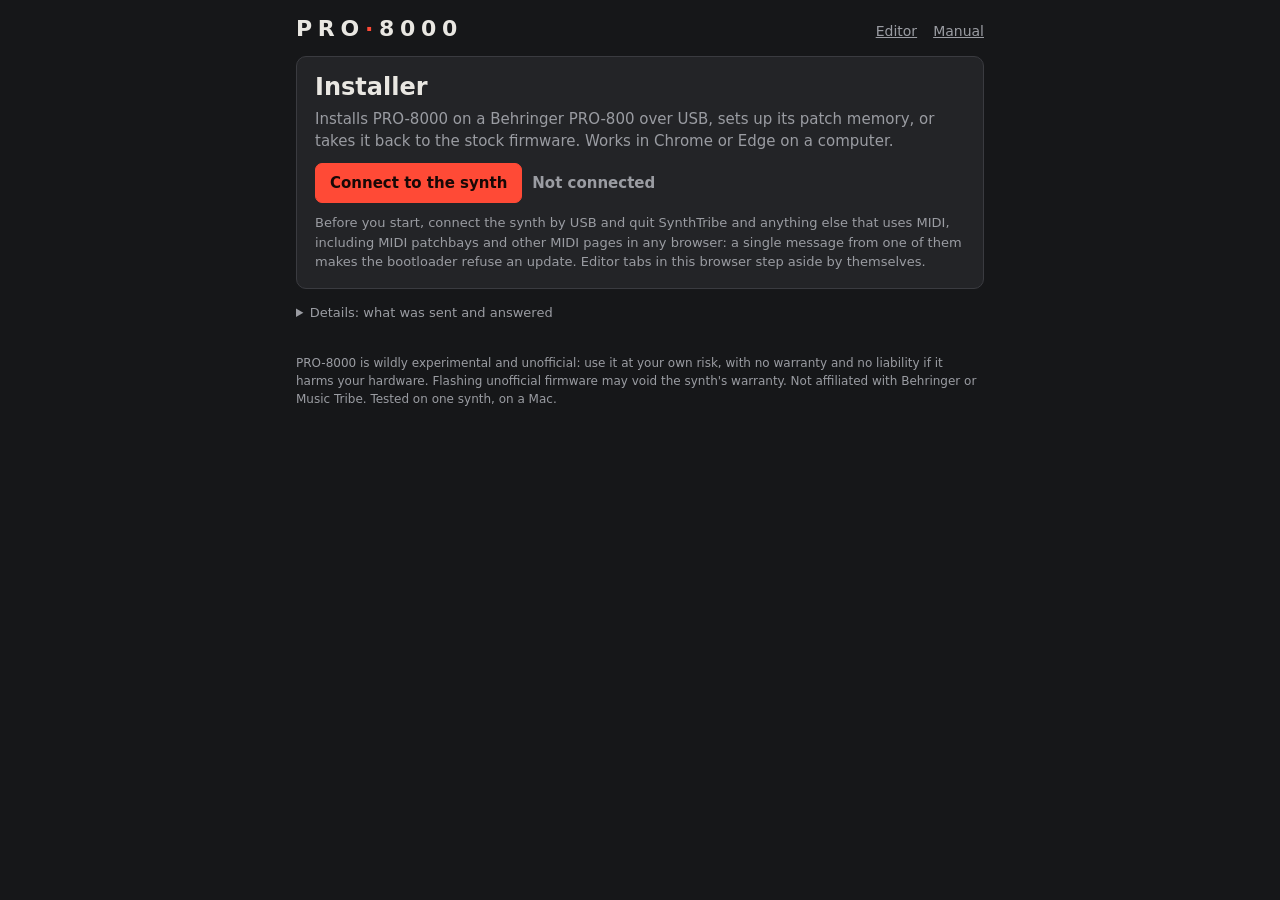
<file: editor/install.html>
<!doctype html>
<html lang="en">
<head>
<meta charset="utf-8">
<meta name="viewport" content="width=device-width, initial-scale=1">
<title>PRO-8000 Installer</title>
<style>
  /* The editor's dark panel, one column */
  :root {
    color-scheme: dark;
    --bg: #161719; --panel: #232427; --panel-2: #2b2c30; --edge: #3a3b40; --well: #121315;
    --text: #e9e7e2; --dim: #9a9ca2; --accent: #ff4a36; --accent-soft: rgba(255, 74, 54, .14);
    --ok: #6cc596; --warn: #ff8a80; --amber: #f2b35e;
    --sans: "Inter", "Helvetica Neue", system-ui, -apple-system, "Segoe UI", sans-serif;
    --mono: ui-monospace, "SF Mono", SFMono-Regular, Menlo, Consolas, monospace;
  }
  * { box-sizing: border-box; }
  [hidden] { display: none !important; }
  html, body { margin: 0; background: var(--bg); color: var(--text); font: 15px/1.5 var(--sans); }
  body { -webkit-font-smoothing: antialiased; }
  button, input { font: inherit; color: inherit; }
  :focus-visible { outline: 2px solid var(--accent); outline-offset: 2px; }
  a { color: inherit; }
  header { display: flex; flex-wrap: wrap; gap: 8px 20px; align-items: baseline; justify-content: space-between;
           padding: 18px 16px 14px; max-width: 720px; margin: 0 auto; }
  .logo { font: 800 22px/1 var(--sans); letter-spacing: .26em; text-decoration: none; }
  .logo b { color: var(--accent); }
  header nav { display: flex; gap: 16px; font-size: 14px; color: var(--dim); }
  main { max-width: 720px; margin: 0 auto; padding: 0 16px 32px; display: grid; gap: 14px; }
  section { background: var(--panel); border: 1px solid var(--edge); border-radius: 10px; padding: 16px 18px; }
  h1 { font-size: 24px; line-height: 1.2; margin: 0 0 6px; }
  h2 { font-size: 16px; margin: 0 0 10px; }
  p { margin: 0 0 10px; }
  p:last-child { margin-bottom: 0; }
  .dim { color: var(--dim); }
  .small { font-size: 13px; }
  .row { display: flex; flex-wrap: wrap; gap: 10px; align-items: center; }
  button { padding: 8px 14px; border-radius: 7px; border: 1px solid var(--edge); background: var(--panel-2); cursor: pointer; }
  button:hover:not(:disabled) { border-color: #66686f; }
  button:disabled { opacity: .45; cursor: default; }
  button.primary { background: var(--accent); border-color: var(--accent); color: #180806; font-weight: 650; }
  #state { font-weight: 600; }
  #state.ok { color: var(--ok); }
  #state.bad { color: var(--warn); }
  .tasks { display: grid; grid-template-columns: repeat(auto-fit, minmax(240px, 1fr)); gap: 10px; }
  .task { display: block; padding: 12px 14px; border: 1px solid var(--edge); border-radius: 8px; background: var(--well); cursor: pointer; }
  .task:has(input:checked) { border-color: var(--accent); background: var(--accent-soft); }
  .task b { display: block; }
  .task input { position: absolute; opacity: 0; }
  .task:has(input:focus-visible) { outline: 2px solid var(--accent); outline-offset: 2px; }
  .option { display: grid; grid-template-columns: 20px 1fr; gap: 2px 8px; padding: 7px 0; cursor: pointer; }
  .option input { margin: 4px 0 0; accent-color: var(--accent); }
  .option span { display: block; }
  .option:has(input:disabled) { opacity: .5; cursor: default; }
  .group { margin-top: 12px; padding-top: 12px; border-top: 1px solid var(--edge); }
  .group:first-child { margin-top: 0; padding-top: 0; border-top: 0; }
  .group > b { display: block; margin-bottom: 2px; }
  .note { margin: 6px 0 0 28px; font-size: 13px; }
  .note.ok { color: var(--ok); } .note.bad { color: var(--warn); } .note.warn { color: var(--amber); }
  .changes { margin: 0 0 12px; padding: 0 0 0 20px; }
  .changes li.danger { color: var(--warn); font-weight: 600; }
  ol.steps { list-style: none; margin: 0; padding: 0; }
  ol.steps li { display: grid; grid-template-columns: 22px 1fr; gap: 8px; padding: 5px 0; color: var(--dim); }
  ol.steps li::before { content: "○"; text-align: center; }
  ol.steps li.active { color: var(--text); font-weight: 600; }
  ol.steps li.active::before { content: "●"; color: var(--accent); }
  ol.steps li.done { color: var(--text); }
  ol.steps li.done::before { content: "✓"; color: var(--ok); }
  ol.steps li.failed { color: var(--warn); }
  ol.steps li.failed::before { content: "✕"; }
  progress { width: 100%; height: 8px; accent-color: var(--accent); margin-top: 8px; }
  #progress-text { min-height: 1.5em; font-variant-numeric: tabular-nums; }
  .ask { border-color: var(--accent); background: var(--accent-soft); }
  .ask ol { margin: 0 0 12px; padding-left: 22px; }
  .bad-box { border-color: var(--warn); }
  .ok-box { border-color: var(--ok); }
  details summary { cursor: pointer; color: var(--dim); }
  #log { margin: 8px 0 0; max-height: 260px; overflow: auto; padding: 10px; border-radius: 6px; background: var(--well);
         font: 12px/1.45 var(--mono); white-space: pre-wrap; overflow-wrap: anywhere; }
  footer { max-width: 720px; margin: 0 auto; padding: 0 16px 28px; font-size: 12px; color: var(--dim); }
</style>
</head>
<body>
<header>
  <a class="logo" href="https://klaine.github.io/pro-8000/">PRO<b>·</b>8000</a>
  <nav><a href="./">Editor</a><a href="https://github.com/klaine/pro-8000/blob/main/MANUAL.md#updating-recovery-and-going-back-to-stock">Manual</a></nav>
</header>
<main>
  <section>
    <h1>Installer</h1>
    <p class="dim">Installs PRO-8000 on a Behringer PRO-800 over USB, sets up its patch memory, or takes it back to the stock firmware. Works in Chrome or Edge on a computer.</p>
    <div class="row">
      <button class="primary" id="connect">Connect to the synth</button>
      <span id="state" class="dim">Not connected</span>
    </div>
    <p class="small dim" style="margin-top:10px">Before you start, connect the synth by USB and quit SynthTribe and anything else that uses MIDI, including MIDI patchbays and other MIDI pages in any browser: a single message from one of them makes the bootloader refuse an update. Editor tabs in this browser step aside by themselves.</p>
  </section>

  <section id="choose" hidden>
    <div class="tasks">
      <label class="task"><input type="radio" name="task" value="install"><b id="task-install-title">Install PRO-8000</b><span class="small dim">Firmware, patch memory and the preset bank</span></label>
      <label class="task"><input type="radio" name="task" value="stock"><b>Back to stock</b><span class="small dim">Stock firmware 1.4.6 from a file you provide</span></label>
    </div>
  </section>

  <section id="options-install" hidden>
    <div class="group">
      <b>Firmware</b>
      <label class="option"><input type="checkbox" id="do-flash"><span><span id="flash-label">Flash the firmware</span><span class="small dim" id="flash-sub"></span></span></label>
      <p class="note" id="firmware-note"></p>
      <div class="row" style="margin:6px 0 0 28px"><button id="firmware-open" class="small">Use another file…</button></div>
    </div>
    <div class="group">
      <b>Patch memory</b>
      <p class="small dim" id="memory-now"></p>
      <label class="option"><input type="radio" name="memory" value="keep"><span>Leave it as it is<span class="small dim" style="display:block">Patches and tuning stay.</span></span></label>
      <label class="option"><input type="radio" name="memory" value="format"><span>Initialise it<span class="small dim" style="display:block">Every slot becomes empty, sequences included. Tuning stays. Needed when coming from stock.</span></span></label>
      <label class="option"><input type="radio" name="memory" value="image"><span>Restore a saved memory image<span class="small dim" style="display:block">Writes a 128 kB <code>.bin</code> from this synth back and checks it.</span></span></label>
      <div class="row" id="image-row-install" style="margin:6px 0 0 28px" hidden><button class="small image-open">Choose the image…</button></div>
      <p class="note" id="image-note-install"></p>
    </div>
    <div class="group">
      <b>Sounds</b>
      <label class="option"><input type="checkbox" id="do-presets"><span>Install the preset bank<span class="small dim" id="presets-sub" style="display:block"></span></span></label>
    </div>
  </section>

  <section id="options-stock" hidden>
    <div class="group">
      <b>Stock firmware file</b>
      <p class="small dim">Behringer's firmware can't be shared from this site, so it comes from your computer. SynthTribe downloads it when you run its Update once, even if the update stalls. On a Mac it's in <code>~/Library/Caches/com.behringer.synthtribe/fsCachedData/</code>: a file of about 169 kB with a random name. Copy it somewhere and open it here; in Finder, Cmd+Shift+G goes to that folder. On Windows SynthTribe leaves no file: format the patch memory in the editor, then let SynthTribe flash stock itself (see the manual).</p>
      <div class="row"><button id="stock-open">Choose the file…</button></div>
      <p class="note" id="stock-note" style="margin-left:0"></p>
    </div>
    <div class="group" id="stock-memory">
      <b>Patch memory</b>
      <p class="small dim" id="stock-memory-now"></p>
      <label class="option"><input type="radio" name="stock-memory" value="format"><span>Empty it<span class="small dim" style="display:block">Stock can't read PRO-8000's patches. The 100 factory sounds stay in the memory, and stock's factory reset brings them back.</span></span></label>
      <label class="option"><input type="radio" name="stock-memory" value="image"><span>Write back the image from this synth<span class="small dim" style="display:block">Brings back your stock patches and settings, from an image saved before PRO-8000 changed them.</span></span></label>
      <div class="row" id="image-row-stock" style="margin:6px 0 0 28px" hidden><button class="small image-open">Choose the image…</button></div>
      <p class="note" id="image-note-stock"></p>
      <label class="option" id="stock-keep"><input type="radio" name="stock-memory" value="keep"><span>Leave it as it is<span class="small dim" style="display:block">It holds no PRO-8000 data, so stock can read it.</span></span></label>
    </div>
  </section>

  <section id="backup-section" hidden>
    <label class="option"><input type="checkbox" id="do-save"><span>Save a memory image first<span class="small dim" style="display:block">A 128 kB file of the whole patch memory, which this page can write back. Coming from stock, it's your only copy of your stock patches.</span></span></label>
  </section>

  <section id="review" hidden>
    <h2>What will happen</h2>
    <ul class="changes" id="changes"></ul>
    <label class="option" id="confirm-row" hidden><input type="checkbox" id="confirm"><span>I understand that the red items can't be undone</span></label>
    <div class="row" style="margin-top:8px"><button class="primary" id="start">Start</button><span class="small" id="start-why"></span></div>
  </section>

  <section id="run" hidden>
    <h2 id="run-title">Working</h2>
    <p class="small dim">Keep this tab open and the synth on. The screen stays awake while it runs.</p>
    <ol class="steps" id="steps"></ol>
    <progress id="progress" max="1" value="0" hidden></progress>
    <div class="small dim" id="progress-text"></div>
  </section>

  <section class="ask" id="ask" hidden>
    <h2 id="ask-title"></h2>
    <div id="ask-body"></div>
    <div class="row"><button id="ask-cancel">Cancel</button><span class="small dim">This page carries on by itself once the synth is ready.</span></div>
  </section>

  <section id="result" hidden>
    <h2 id="result-title"></h2>
    <div id="result-body"></div>
    <div class="row" style="margin-top:10px"><button id="again">Start over</button><button id="image-again" hidden>Download the memory image again</button></div>
  </section>

  <details><summary class="small">Details: what was sent and answered</summary><div id="log"></div></details>
</main>
<footer>PRO-8000 is wildly experimental and unofficial: use it at your own risk, with no warranty and no liability if it harms your hardware. Flashing unofficial firmware may void the synth's warranty. Not affiliated with Behringer or Music Tribe. Tested on one synth, on a Mac.</footer>
<input type="file" id="file-firmware" accept=".syx" hidden><input type="file" id="file-stock" hidden><input type="file" id="file-image" accept=".bin" hidden>

<script src="sound-plan.js"></script>
<script>
const HEADER = [0xF0, 0x00, 0x20, 0x32, 0x00, 0x01, 0x24, 0x00];
const STOCK_TESTED = { sha: "0f7b1af2a4c15eda917e56a13dba97228641cafc67359409dce9856892ea5e18", version: "1.4.6" };
const IMAGE_SIZE = 0x20000, PATCH_COUNT = 128;
// The bootloader takes up to 9640 B/s; the same pace and erase wait as `pro800 flash`
const FLASH_RATE = 3000, ERASE_WAIT = 3000;

const $ = id => document.getElementById(id);
const radio = name => (document.querySelector(`input[name="${name}"]:checked`) || {}).value;
const setRadio = (name, value) => { const r = document.querySelector(`input[name="${name}"][value="${value}"]`); if (r) r.checked = true; };
const hex = a => Array.from(a, b => b.toString(16).padStart(2, "0").toUpperCase()).join(" ");
function log(text) { const el = $("log"), t = new Date().toTimeString().slice(0, 8); el.textContent += `${t}  ${text}\n`; el.scrollTop = el.scrollHeight; }

// A failure the page can explain; `help` says what to do about it
class Stop extends Error { constructor(message, help) { super(message); this.help = help; } }
const UPDATE_HELP = "Quit SynthTribe and anything else that uses MIDI, and close MIDI patchbays and other MIDI pages in any browser. Then switch the synth off, "
  + "hold buttons 0 and 7, switch it on, and press Try again. The bootloader can't be overwritten, so this can always be tried again.";

// Timers from a worker: a page's own timers slow to a crawl when its tab is in the background, and flashing takes minutes
const timerWorker = new Worker(URL.createObjectURL(new Blob(["onmessage = e => setTimeout(() => postMessage(e.data[0]), e.data[1])"])));
const sleeping = new Map();
let sleepId = 0;
timerWorker.onmessage = e => { const wake = sleeping.get(e.data); sleeping.delete(e.data); wake(); };
const sleep = ms => new Promise(wake => { sleeping.set(++sleepId, wake); timerWorker.postMessage([sleepId, ms]); });

// --- MIDI ---
let access = null, input = null, output = null, waiters = [], portEpoch = 0, portChangedAt = 0, replies = null;
// Another tab's installer is running: this tab keeps off the port altogether, as its traffic would make the bootloader refuse the blocks
let otherRunning = false, running = false;
const standingBack = () => otherRunning && !running;

function bindPorts() {
  if (!access) return;
  const find = list => Array.from(list.values()).find(p => p.state === "connected" && p.name && p.name.includes("PRO 800"));
  const i = standingBack() ? null : find(access.inputs), o = standingBack() ? null : find(access.outputs);
  if (input && input !== i) input.onmidimessage = null;
  input = i || null; output = o || null;
  if (input) input.onmidimessage = onMessage;
}
function onMessage(e) {
  const m = Array.from(e.data);
  if (m[0] !== 0xF0 || m.length < HEADER.length + 2 || HEADER.some((b, i) => m[i] !== b)) return;
  const d = m.slice(HEADER.length, -1);
  if (replies) replies.push(d);
  for (const w of waiters)
    if (w.prefix.every((b, i) => d[i] === b)) { waiters = waiters.filter(x => x !== w); w.resolve(d); return; }
}
function sendRaw(bytes) {
  if (!output || standingBack()) return false;
  try { output.send(bytes); return true; } catch (e) { log(`send failed: ${e.message}`); return false; }
}
const send = data => sendRaw([...HEADER, ...data, 0xF7]);
function request(data, prefix, ms = 1500) {
  return new Promise(resolve => {
    const w = { prefix, resolve };
    waiters.push(w);
    if (!send(data)) { waiters = waiters.filter(x => x !== w); resolve(null); return; }
    sleep(ms).then(() => { if (waiters.includes(w)) { waiters = waiters.filter(x => x !== w); resolve(null); } });
  });
}
const ack = (data, ms = 3000) => request(data, [0x7F, data[0]], ms);
async function retry(tries, attempt) { for (let i = 0; i < tries; i++) { const r = await attempt(); if (r) return r; } return null; }

// macOS can drop the port and set it up again right after the device appears: wait until it stays. False if it never does.
async function portSteady(seconds = 25) {
  const end = performance.now() + seconds * 1000;
  while (performance.now() < end) {
    bindPorts();
    if (output && input && performance.now() - portChangedAt >= 3000) return true;
    await sleep(250);
  }
  return false;
}

// What's on the other end of the port. All three answer the version request (the bootloader with the last update's
// version) unless another program's messages have upset the bootloader, and a page can't see the USB product id.
// So the kind comes from who answers what: only our firmware reads the EEPROM (79), only stock sends its system
// settings (77 7E 03), and anything else counts as the bootloader. Sending an update is safe if that's wrong: only the
// bootloader answers its header, and the flash stops without that answer.
async function identify() {
  bindPorts();
  if (!output || !input) return { kind: "none" };
  const v = await retry(3, () => request([0x08, 0x00], [0x09, 0x00], 1000));
  if (!v) return { kind: "bootloader", quiet: true };
  const version = v.slice(2).join(".");
  const a = [GLOBAL_ADDRESS >> 14 & 0x7F, GLOBAL_ADDRESS >> 7 & 0x7F, GLOBAL_ADDRESS & 0x7F];
  const ours = await retry(2, () => request([0x79, ...a, 4], [0x79, ...a, 4], 1000));
  if (ours) {
    const magic = [0, 1, 2, 3].map(i => ours[7 + 2 * i] << 4 | ours[8 + 2 * i]);
    return { kind: "pro8000", version, memory: GLOBAL_MAGIC.every((b, i) => magic[i] === b) ? "ours" : "fresh" };
  }
  if (await retry(2, () => request([0x77, 0x7E, 0x03], [0x78, 0x7E, 0x03], 1200))) return { kind: "stock", version };
  return { kind: "bootloader", version };
}

function stateText(s) {
  if (s.kind === "pro8000") return `Running PRO-8000 ${s.version}`;
  if (s.kind === "stock") return `Running the stock firmware ${s.version}`;
  if (s.quiet) return "Not answering. If it's tuning, wait 30 seconds and press Look again. If the display shows boot, it's in the bootloader, but something else may be using MIDI: quit it first.";
  if (s.kind === "bootloader") return "In the bootloader, ready for a firmware";
  return "No PRO-800 found. Connect it by USB and switch it on.";
}
const usable = s => ["pro8000", "stock", "bootloader"].includes(s.kind);

// --- files ---
// A .syx as its messages, checked as `pro800 flash` checks it: a PRO-800 update made by PRO800_update_gen
async function parseUpdate(buffer) {
  const data = new Uint8Array(buffer), messages = [];
  let start = -1;
  for (let i = 0; i < data.length; i++) {
    const b = data[i];
    if (b === 0xF0) { if (start >= 0) throw new Error("it has a broken SysEx message"); start = i; }
    else if (start < 0) throw new Error("it isn't a SysEx file");
    else if (b === 0xF7) { messages.push(data.subarray(start, i + 1)); start = -1; }
    else if (b & 0x80) throw new Error("it has a broken SysEx message");
  }
  if (start >= 0) throw new Error("its last message is cut off");
  const startsWith = (m, kind) => [...HEADER, kind].every((b, i) => m[i] === b);
  if (messages.length < 2 || !startsWith(messages[0], 0x0A) || !messages.slice(1).every(m => startsWith(m, 0x0B)))
    throw new Error("it isn't a PRO-800 firmware update");
  const name = String.fromCharCode(...messages[0].subarray(24, 41));
  if (name !== "BEHRINGER PRO 800" || messages[0].length <= 44) throw new Error("it isn't a PRO-800 firmware update");
  // A file that stops between two messages parses whole: bytes 10-12 are the firmware's size, 210 bytes to a block, and each block counts itself in bytes 10-11
  const head = messages[0], blocks = Math.ceil((head[10] | head[11] << 7 | head[12] << 14) / 210);
  if (data.length < 10000 || messages.length - 1 !== blocks) throw new Error("it's cut short");
  if (messages.slice(1).some((m, i) => m.length < 13 || (m[10] | m[11] << 7) !== i)) throw new Error("its data blocks are out of order, or one is missing");
  const version = Array.from(messages[0].subarray(42, 45));
  const digest = await crypto.subtle.digest("SHA-256", data);
  return { messages, version: version.join("."), major: version[0], bytes: data.length,
           sha: hex(new Uint8Array(digest)).replace(/ /g, "").toLowerCase() };
}
const hasGlobalBlock = image => GLOBAL_MAGIC.every((b, i) => image[GLOBAL_ADDRESS + i] === b);
function timestamp() { return new Date().toISOString().slice(0, 10); }
function download(name, bytes) {
  const a = document.createElement("a");
  a.href = URL.createObjectURL(new Blob([bytes], { type: "application/octet-stream" }));
  a.download = name; a.click();
}

// --- the page's state ---
let state = { kind: "none" }, slots = null, cancelAsk = null, chosenFresh = true;
let firmware = null, firmwareProblem = "", stockFile = null, imageFile = null, bank = null, bankProblem = "", savedImage = null;
const bankList = () => bank ? (Array.isArray(bank) ? bank : bank.presets) : [];
const bankRange = () => { const s = bankList().map(p => p.slot); return `P${Math.min(...s)}-P${Math.max(...s)}`; };
const presetSlots = () => new Set(bankList().map(p => p.slot - 1));

async function readSlots() {
  slots = null;
  if (state.kind !== "pro8000" || standingBack()) return;
  const list = [];
  for (let n = 0; n < PATCH_COUNT; n++) {
    const d = await request([0x5E, n >> 7, n & 0x7F], [0x5E, n >> 7, n & 0x7F], 2000);
    if (!d) return;
    list.push(d[3]); // store_slot_kind(): 0 empty, 1 ours, 3 anything else (stock data and damaged records read the same)
  }
  slots = list;
}
const slotsOf = kind => slots ? slots.filter(k => k === kind).length : 0;
const slotsFull = () => slots ? slots.filter(k => k !== 0).length : 0;
function memoryText() {
  if (state.kind === "stock") return "It holds your stock patches. PRO-8000 can't read them, so it needs initialising, and an image keeps a copy.";
  if (state.kind === "bootloader") return "It can't be read from the bootloader. If you are coming from stock, choose Initialise. If this is PRO-8000, you can leave it.";
  if (!slots) return "";
  if (state.memory === "fresh") return "It still holds the stock firmware's data, your stock patches included: PRO-8000 hasn't taken it over yet.";
  const other = PATCH_COUNT - slotsOf(0) - slotsOf(1);
  return `${slotsOf(1)} patches, ${slotsOf(0)} empty slots` + (other ? `, ${other} stock or unreadable.` : ".");
}

function showOtherRunning() {
  bindPorts();
  state = { kind: "none" }; slots = null;
  $("state").textContent = "Another installer tab is running: this tab keeps off the synth until it finishes."; $("state").className = "bad";
  render();
}
async function refresh() {
  if (running) return;
  if (otherRunning) { showOtherRunning(); return; }
  $("state").textContent = "Looking for the synth…"; $("state").className = "dim";
  const s = await identify();
  if (running) return;
  if (otherRunning) { showOtherRunning(); return; }
  state = s;
  log(`state: ${stateText(s)}`);
  $("state").textContent = stateText(s);
  $("state").className = usable(s) ? "ok" : "bad";
  await readSlots();
  if (running) return;
  if (otherRunning) { showOtherRunning(); return; }
  // after a failed run the synth may well be somewhere else, but what the user chose still stands
  if (chosenFresh) { applyDefaults(); chosenFresh = false; }
  render();
}

// What a first install wants, and what leaves a working PRO-8000 alone
function applyDefaults() {
  if (!radio("task")) setRadio("task", "install");
  const first = state.kind === "stock" || (state.kind === "pro8000" && state.memory === "fresh");
  setRadio("memory", first ? "format" : "keep");
  $("do-presets").checked = first && !!bank;
  $("do-flash").checked = !(state.kind === "pro8000" && firmware && state.version === firmware.version);
  setRadio("stock-memory", state.kind === "pro8000" && state.memory === "fresh" ? "keep" : "format");
  syncSave();
}
function syncSave() {
  $("do-save").checked = radio("task") === "install"
    ? radio("memory") === "format" && (state.kind === "stock" || (state.kind === "pro8000" && slotsOf(0) < PATCH_COUNT))
    : state.kind === "pro8000" && radio("stock-memory") !== "keep";
}

function note(id, text, kind = "") { const el = $(id); el.textContent = text; el.className = `note ${kind}`; el.hidden = !text; }

function render() {
  const ready = usable(state) && !running && !otherRunning;
  $("choose").hidden = !ready;
  const task = radio("task");
  const install = ready && task === "install", stock = ready && task === "stock";
  $("options-install").hidden = !install; $("options-stock").hidden = !stock;
  if (firmware) $("task-install-title").textContent = `Install PRO-8000 ${firmware.version}`;

  // install
  const running8000 = state.kind === "pro8000";
  const forced = !running8000; // stock or the bootloader: the memory steps need PRO-8000, so it goes on first
  $("do-flash").disabled = forced;
  if (forced) $("do-flash").checked = true;
  $("flash-label").textContent = firmware ? `Flash PRO-8000 ${firmware.version}` : "Flash the firmware";
  $("flash-sub").textContent = running8000 && firmware && state.version === firmware.version ? " (already running this version)" : "";
  $("flash-sub").style.display = "inline";
  note("firmware-note", firmwareProblem, "bad");
  $("memory-now").textContent = memoryText();
  $("image-row-install").hidden = radio("memory") !== "image";
  $("image-row-stock").hidden = radio("stock-memory") !== "image";
  const flashing = $("do-flash").checked;
  document.querySelectorAll('input[name="memory"]').forEach(r => { r.disabled = false; });
  $("do-presets").disabled = !bank || radio("memory") === "image";
  if ($("do-presets").disabled) $("do-presets").checked = false;
  $("presets-sub").textContent = bank
    ? `${bankList().length} sounds into ${bankRange()}. It takes a few minutes. The other slots stay as they are.`
    : bankProblem;

  // stock
  const fromPro8000 = state.kind === "pro8000";
  $("stock-memory").hidden = !fromPro8000;
  if (stock && fromPro8000) {
    $("stock-memory-now").textContent = memoryText();
    const fresh = state.memory === "fresh";
    $("stock-keep").hidden = !fresh;
    if (!fresh && radio("stock-memory") === "keep") setRadio("stock-memory", "format");
  }

  const memoryOp = install ? radio("memory") : stock && fromPro8000 ? radio("stock-memory") : "keep";
  const canSave = running8000 || (install && flashing);
  $("backup-section").hidden = !ready || !canSave;
  if (!canSave) $("do-save").checked = false;
  const imageNote = install ? "image-note-install" : "image-note-stock";
  if (memoryOp === "image" && imageFile) {
    const notStock = stock && hasGlobalBlock(imageFile.bytes);
    note(imageNote, notStock ? `${imageFile.name} holds PRO-8000 data, so stock can't read it. Use the image saved before PRO-8000 changed the memory.`
      : `${imageFile.name}: 128 kB`, notStock ? "bad" : "ok");
    if (notStock) imageFile.refused = true; else delete imageFile.refused;
  } else note(imageNote, "");
  renderReview(ready, install, stock, memoryOp);
}

function plan(install, stock, memoryOp) {
  const steps = [];
  const flash = file => {
    steps.push({ label: state.kind === "bootloader" ? "Check the bootloader" : "Restart the synth into its bootloader", run: enterBootloader });
    steps.push({ label: `Flash firmware ${file.version} (about ${Math.ceil(file.bytes / FLASH_RATE + ERASE_WAIT / 1000)} s)`, run: () => flashFirmware(file) });
    steps.push({ label: `Wait for firmware ${file.version} to start`, run: () => waitFirmware(file) });
  };
  const memory = () => {
    if ($("do-save").checked) steps.push({ label: "Save a memory image", run: saveImage });
    if (memoryOp === "format") steps.push({ label: "Empty the patch memory", run: formatMemory });
    if (memoryOp === "image") steps.push({ label: `Write ${imageFile ? imageFile.name : "the image"} and check it`, run: writeImage });
  };
  if (install) {
    if ($("do-flash").checked && firmware) flash(firmware);
    memory();
    if ($("do-presets").checked) steps.push({ label: `Install ${bankList().length} presets into ${bankRange()}`, run: installPresets });
  } else if (stock) {
    if (state.kind === "pro8000") memory();
    if (stockFile) flash(stockFile);
  }
  return steps;
}

function renderReview(ready, install, stock, memoryOp) {
  $("review").hidden = !ready || (!install && !stock);
  if ($("review").hidden) return;
  const items = [], danger = [];
  let why = "";
  if (install) {
    if ($("do-flash").checked) {
      if (!firmware) why = "No firmware to flash: choose a file.";
      else items.push(state.kind === "stock" ? `Replaces the stock firmware with PRO-8000 ${firmware.version}. The way back is on this page.`
        : state.kind === "bootloader" ? `Flashes PRO-8000 ${firmware.version}.`
        : `Flashes PRO-8000 ${firmware.version}. Any changes to the current sound that you haven't saved are lost.`);
    }
    if ($("do-save").checked) items.push("Saves a memory image: you'll choose where when you press Start.");
    if (radio("memory") === "format") danger.push(state.kind === "bootloader" ? "Empties every patch slot, whatever is in them."
      : state.kind === "stock" || state.memory === "fresh" ? "Replaces your stock patches with empty slots." : `Empties all ${PATCH_COUNT} slots (${slotsFull()} hold patches).`);
    if (radio("memory") === "image") {
      danger.push("Overwrites the whole patch memory with the image, tuning included.");
      if (!imageFile) why = "Choose the image first.";
    }
    if ($("do-presets").checked) {
      const hit = radio("memory") === "format" || !slots ? 0 : [...presetSlots()].filter(n => slots[n]).length;
      if (hit) danger.push(`Replaces the ${hit} patches in ${bankRange()} with presets.`);
      else if (state.kind === "bootloader" && radio("memory") !== "format") danger.push(`Replaces whatever is in ${bankRange()} with presets.`);
      else items.push(`Installs ${bankList().length} presets into ${bankRange()}.`);
    }
    if (!items.length && !danger.length && !why) why = "Nothing to do: choose something above.";
    if (state.kind !== "pro8000" && radio("memory") === "image" && $("do-flash").checked === false) why = "The memory can only be written while PRO-8000 runs.";
  } else {
    if (!stockFile) why = "Choose the stock firmware file first.";
    else items.push(`Replaces the firmware with stock ${stockFile.version}.`);
    if ($("do-save").checked) items.push("Saves a memory image: you'll choose where when you press Start.");
    if (state.kind === "pro8000") {
      if (memoryOp === "format") danger.push(`Empties all ${PATCH_COUNT} slots (${slotsFull()} hold patches). Stock's factory reset then brings back its 100 factory sounds.`);
      if (memoryOp === "image") {
        danger.push("Overwrites the whole patch memory with the image.");
        if (!imageFile) why = "Choose the image first.";
        else if (imageFile.refused) why = "That image can't go back to stock.";
      }
    }
    if (state.kind === "bootloader") items.push("The memory can't be touched from the bootloader. If it holds PRO-8000 patches, stock will show them as damaged until you run stock's factory reset.");
    if (state.kind === "stock" && stockFile) items.push("The synth already runs stock: this only flashes it again.");
  }
  $("changes").innerHTML = "";
  for (const t of items) $("changes").append(Object.assign(document.createElement("li"), { textContent: t }));
  for (const t of danger) $("changes").append(Object.assign(document.createElement("li"), { textContent: t, className: "danger" }));
  $("confirm-row").hidden = !danger.length;
  if (!danger.length) $("confirm").checked = false;
  $("start").textContent = install ? "Start" : "Go back to stock";
  $("start").disabled = !!why || (danger.length > 0 && !$("confirm").checked);
  $("start-why").textContent = why;
  $("start-why").className = "small dim";
}

// --- asking the user: shown while the page keeps watching the synth ---
function showAsk(title, lines) {
  $("ask-title").textContent = title;
  $("ask-body").innerHTML = "";
  const ol = document.createElement("ol");
  for (const l of lines) ol.append(Object.assign(document.createElement("li"), { textContent: l }));
  $("ask-body").append(ol);
  $("ask").hidden = false;
  $("ask").scrollIntoView({ block: "center", behavior: "smooth" });
}
const BOOT_LINES = ["Switch the synth off.", "Hold buttons 0 and 7.", "Switch it on, still holding them.",
  "When the display shows boot and stays there, let go."];
// Waits for a kind of firmware after asking; each time the port comes and goes it looks again
async function askAndWait(title, lines, wanted, why) {
  showAsk(title, lines);
  let cancelled = false, seen = portEpoch;
  cancelAsk = () => { cancelled = true; };
  try {
    for (;;) {
      if (cancelled) throw new Stop("Cancelled.", why);
      await sleep(400);
      if (portEpoch === seen) continue;
      if (!await portSteady(30)) continue;
      seen = portEpoch;
      if (cancelled) throw new Stop("Cancelled.", why);
      const s = await identify();
      log(`after asking: ${stateText(s)}`);
      if (s.kind === wanted) return s;
      if (usable(s)) showAsk(title, [`The synth came up ${s.kind === "bootloader" ? "in the bootloader" : "running its firmware"}, not what's needed here. Try again:`, ...lines]);
    }
  } finally { cancelAsk = null; $("ask").hidden = true; }
}

// --- steps ---
function progress(done, total, text) {
  $("progress").hidden = total === 0;
  $("progress").max = total || 1; $("progress").value = done;
  $("progress-text").textContent = text || "";
}

async function enterBootloader() {
  if (state.kind === "bootloader") return;
  for (let attempt = 0; attempt < 3; attempt++) { // the stock firmware sometimes misses a SysEx message
    const seen = portEpoch;
    log("update mode requested (03 30)");
    send([0x03, 0x30]);
    const end = performance.now() + 6000;
    while (performance.now() < end && portEpoch === seen) await sleep(200);
    if (portEpoch !== seen) break;
  }
  await sleep(500);
  if (await portSteady(25)) {
    const s = await identify();
    log(`after update mode: ${stateText(s)}`);
    if (s.kind === "bootloader") { state = s; return; }
  }
  state = await askAndWait("Put the synth in its bootloader", BOOT_LINES, "bootloader",
    "Nothing was flashed, and the firmware on the synth is as it was.");
}

async function flashFirmware(file) {
  const fail = message => new Stop(message, UPDATE_HELP);
  const says = (...want) => replies.some(d => want.every((b, i) => d[i] === b));
  const error = () => replies.find(d => d[0] === 0x01 && d[1] === 0x00 && d[2] !== 0x00);
  replies = [];
  try {
    const [header, ...blocks] = file.messages;
    progress(0, file.bytes, "Erasing the old firmware…");
    if (!sendRaw(header)) throw fail("The synth's port went away before the update started.");
    await sleep(ERASE_WAIT);
    for (let t = 0; t < 7000 && !says(0x03, 0x31); t += 250) await sleep(250);
    if (!says(0x03, 0x31)) throw fail("The bootloader didn't accept the update, so nothing was written. Something else is probably talking to the synth.");
    log("bootloader accepted the header (03 31)");
    let sent = header.length, target = performance.now();
    for (const block of blocks) {
      if (!sendRaw(block)) throw fail("The USB connection dropped during the update.");
      sent += block.length;
      target += block.length / FLASH_RATE * 1000;
      await sleep(Math.max(0, target - performance.now()));
      const e = error();
      if (e) { log(`bootloader error: ${hex(e)}`); throw fail(`The bootloader refused a block (${hex(e.slice(0, 3))}). Something else is probably talking to the synth.`); }
      progress(sent, file.bytes, `${Math.round(sent / 1024)} of ${Math.round(file.bytes / 1024)} kB`);
    }
    for (let t = 0; t < 6000 && !says(0x01, 0x00, 0x00); t += 250) await sleep(250);
    const e = error();
    if (e || !says(0x01, 0x00, 0x00)) throw fail(e ? `The bootloader rejected the update (${hex(e.slice(0, 3))}).` : "The bootloader didn't confirm the update.");
    log("bootloader confirmed the update (01 00 00)");
    state = { kind: "restarting" };
  } finally { replies = null; }
}

async function waitFirmware(file) {
  const wanted = file.major === 0 ? "pro8000" : "stock";
  progress(0, 0, wanted === "pro8000" ? "It restarts and may tune itself first, about 30 s." : "It restarts.");
  const watch = async seconds => {
    const end = performance.now() + seconds * 1000;
    while (performance.now() < end) {
      await sleep(1500);
      bindPorts();
      if (!output || !input || performance.now() - portChangedAt < 3000) continue;
      if (!await request([0x08, 0x00], [0x09, 0x00], 1000)) continue;
      const s = await identify();
      if (s.kind === wanted) return s;
    }
    return null;
  };
  let s = await watch(60);
  if (!s) s = await askAndWaitFor(wanted);
  if (s.version !== file.version) throw new Stop(`The synth runs firmware ${s.version}, not the ${file.version} that was flashed.`, UPDATE_HELP);
  state = s;
  log(`running: ${stateText(s)}`);
  progress(0, 0, "");
}
function askAndWaitFor(wanted) {
  return askAndWait("Restart the synth", ["Switch the synth off and on, without holding any buttons.",
    "If the display stays on boot or shows noFW, the update didn't take: cancel, then press Try again."], wanted,
    "The firmware may not have started. Check the display, then press Try again if it shows boot or noFW.");
}

async function readImage() {
  const image = new Uint8Array(IMAGE_SIZE);
  for (let at = 0; at < IMAGE_SIZE; at += 48) {
    const n = Math.min(48, IMAGE_SIZE - at), a = [at >> 14 & 0x7F, at >> 7 & 0x7F, at & 0x7F];
    const d = await retry(2, () => request([0x79, ...a, n], [0x79, ...a, n], 2000));
    if (!d) throw new Stop(`The synth stopped answering while the memory was read, at ${at} bytes.`, "Nothing was changed. Check the USB cable and press Try again.");
    for (let i = 0; i < n; i++) image[at + i] = d[7 + 2 * i] << 4 | d[8 + 2 * i];
    if (at % 4800 === 0) progress(at, IMAGE_SIZE, `${Math.round(at / 1024)} of 128 kB`);
  }
  progress(0, 0, "");
  return image;
}

// Where the image goes is chosen at Start, because a browser only opens that dialog right after a click, and a wipe
// mustn't go ahead on a download that may have been blocked.
let imageTarget = null;
async function saveImage() {
  const image = await readImage();
  if (imageTarget) {
    try {
      const w = await imageTarget.createWritable();
      await w.write(image);
      await w.close();
    } catch (e) { throw new Stop(`The image couldn't be saved: ${e.message}`, "The memory wasn't changed. Press Try again."); }
  } else download(imageName(), image);
  savedImage = image;
  log(`saved a memory image (${image.length} bytes)`);
}
const imageName = () => `pro800-memory-${timestamp()}.bin`;

async function formatMemory() {
  const r = formatReply(await request([0x5B], [0x5B], 60000));
  if (!r || r.failed) throw new Stop(r ? "The memory reported a write error during the format." : "The synth didn't answer the format.", "Press Try again. If it keeps failing, use the editor's Patches tab to see what the memory holds.");
  log(`memory formatted: ${r.count} slots`);
}

async function writeImage() {
  const image = imageFile.bytes;
  const help = "The memory may be part written. Keep the synth on, check the USB cable and press Try again.";
  for (let at = 0; at < IMAGE_SIZE; at += 48) {
    const chunk = Array.from(image.subarray(at, at + 48));
    if (!await retry(2, () => ack([0x5A, at >> 14 & 0x7F, at >> 7 & 0x7F, at & 0x7F, chunk.length, ...chunk.flatMap(b => [b >> 4, b & 15])], 2000)))
      throw new Stop(`Writing the image failed at ${at} bytes.`, help);
    if (at % 4800 === 0) progress(at, IMAGE_SIZE, `Writing: ${Math.round(at / 1024)} of 128 kB`);
  }
  const back = await readImage();
  const wrong = back.findIndex((b, i) => b !== image[i]);
  if (wrong >= 0) throw new Stop(`The memory doesn't match the image, from byte ${wrong}.`, help);
  log("image written and read back: it matches");
}

async function installPresets() {
  const list = bankList(), help = "Press Try again and start it with only the preset bank ticked: it starts over and replaces what's there.";
  const d = await request([0x54], [0x54], 2000);
  if (!d) throw new Stop("The synth didn't send its settings.", help);
  const n = d[1], settable = SETTINGS.length - READ_ONLY;
  const has = set => { const i = SET_ID[set]; return i >= settable || i < n - READ_ONLY; };
  const left = new Set();
  for (let i = 0; i < list.length; i++) {
    const p = list[i], slot = p.slot - 1, plan = planSound(p, has);
    for (const m of plan.messages)
      if (!await ack(m)) throw new Stop(`P${p.slot}: the synth didn't take a message (${m[0].toString(16)}).`, help);
    const stuck = await markBothRoutes(plan, request, ack);
    if (stuck) throw new Stop(`P${p.slot}: the synth didn't take a message (${stuck[0].toString(16)}).`, help);
    if (!await ack([0x5D, slot >> 7, slot & 0x7F])) throw new Stop(`Saving P${p.slot} failed.`, help);
    const name = nameBytes(p.name);
    if (name.length) await ack([0x59, slot >> 7, slot & 0x7F, ...name]);
    plan.warnings.forEach(w => left.add(w.replace(/^"([^"]*)".*/, "$1")));
    progress(i + 1, list.length, `P${p.slot} ${p.name || ""}`);
  }
  // read back: every slot holds a patch of ours, under its name
  for (const p of list) {
    const slot = p.slot - 1, r = await request([0x5E, slot >> 7, slot & 0x7F], [0x5E, slot >> 7, slot & 0x7F], 2000);
    if (!r || r[3] !== 1 || String(r.slice(4)) !== String(nameBytes(p.name))) throw new Stop(`P${p.slot} didn't read back as "${p.name}".`, help);
  }
  await ack([0x5C, 0, list[0].slot - 1]); // start on the bank's first sound rather than its last
  log(`presets installed and read back: ${list.length}` + (left.size ? `; this firmware hasn't got: ${[...left].join(", ")}` : ""));
  progress(0, 0, "");
}

// --- running it ---
const installerChannel = "BroadcastChannel" in window ? new BroadcastChannel("pro800-installer") : null;
const tabName = Math.random().toString(36).slice(2);
const sayToTabs = word => { if (installerChannel) installerChannel.postMessage(`${word} ${tabName}`); };
let refreshTimer = null;
if (installerChannel) {
  const watch = watchInstaller(installerChannel, busy => {
    otherRunning = busy;
    clearTimeout(refreshTimer);
    if (running) return;
    if (busy) { showOtherRunning(); return; }
    $("state").textContent = access ? "Looking for the synth…" : "Not connected"; $("state").className = "dim";
    if (access) refreshTimer = setTimeout(refresh, 3500); // as after any change of the port: it has just stopped being flashed
  });
  installerChannel.onmessage = e => {
    if (e.data === "ask") { if (running) sayToTabs("busy"); }
    else watch.heard(e.data);
  };
  installerChannel.postMessage("ask");
}
window.addEventListener("beforeunload", e => { if (running) e.preventDefault(); });
window.addEventListener("pagehide", () => { if (running) sayToTabs("idle"); });

function resultBox(kind, title, paragraphs, keepImage) {
  $("result").className = kind === "ok" ? "ok-box" : "bad-box";
  $("result").hidden = false;
  $("result-title").textContent = title;
  $("result-body").innerHTML = "";
  for (const p of paragraphs) $("result-body").append(p instanceof Node ? p : Object.assign(document.createElement("p"), { textContent: p }));
  $("image-again").hidden = !keepImage;
  $("result").scrollIntoView({ block: "center", behavior: "smooth" });
}
function list(items) {
  const ol = document.createElement("ol");
  ol.style.margin = "0 0 10px"; ol.style.paddingLeft = "22px";
  for (const t of items) ol.append(Object.assign(document.createElement("li"), { textContent: t }));
  return ol;
}

async function start() {
  if (otherRunning) return;
  const task = radio("task"), install = task === "install", stock = task === "stock";
  const memoryOp = install ? radio("memory") : state.kind === "pro8000" ? radio("stock-memory") : "keep";
  const presets = install && $("do-presets").checked;
  // check everything that can be checked before the synth is touched
  if (presets) {
    try { bankList().forEach(p => planSound(p, () => true)); }
    catch (e) { resultBox("bad", "The preset bank has a problem", [`${e.message}. Nothing was changed.`]); return; }
  }
  imageTarget = null; savedImage = null;
  if ($("do-save").checked && window.showSaveFilePicker) {
    try { imageTarget = await showSaveFilePicker({ suggestedName: imageName(), types: [{ description: "Memory image", accept: { "application/octet-stream": [".bin"] } }] }); }
    catch (e) { if (e.name === "AbortError") return; log(`save dialog: ${e.message}`); }
  }
  const steps = plan(install, stock, memoryOp);
  if (!steps.length) return;

  running = true;
  sayToTabs("busy");
  await sleep(1200); // a poll another tab has already sent is answered and gone
  if (otherRunning) { // another is running, or was pressed at once: this tab hasn't touched the synth yet and stands back
    running = false;
    sayToTabs("idle"); // of this tab alone: the others go on keeping off for whichever goes ahead
    showOtherRunning();
    return;
  }
  let wake = null;
  try { wake = await navigator.wakeLock.request("screen"); } catch (e) {}
  for (const id of ["choose", "options-install", "options-stock", "backup-section", "review", "result"]) $(id).hidden = true;
  $("run").hidden = false; $("run-title").textContent = install ? "Installing" : "Going back to stock";
  $("steps").innerHTML = "";
  const rows = steps.map(s => $("steps").appendChild(Object.assign(document.createElement("li"), { innerHTML: "<span></span>" })));
  steps.forEach((s, i) => { rows[i].firstChild.textContent = s.label; });
  let failed = null;
  for (let i = 0; i < steps.length; i++) {
    rows[i].className = "active";
    log(`step: ${steps[i].label}`);
    try { await steps[i].run(); rows[i].className = "done"; progress(0, 0, ""); }
    catch (e) {
      rows[i].className = "failed"; failed = e; progress(0, 0, "");
      log(`failed: ${e.message}`);
      if (!(e instanceof Stop)) console.error(e);
      break;
    }
  }
  if (wake) wake.release().catch(() => {});
  running = false;
  sayToTabs("idle");
  if (failed) {
    $("again").textContent = "Try again";
    resultBox("bad", "It stopped", [failed.message, failed.help || "Press Try again to look at the synth again."], !!savedImage);
    return;
  }
  $("run-title").textContent = "Done";
  chosenFresh = true;
  $("again").textContent = "Start over";
  finish(install, memoryOp, presets);
}

function finish(install, memoryOp, presets) {
  const paragraphs = [];
  const editor = document.createElement("p");
  if (install) {
    paragraphs.push(`The synth is running PRO-8000 ${state.version}.`);
    if (memoryOp === "image") paragraphs.push("Switch the synth off and on now, so it reads the memory you just wrote.");
    if (state.memory === "fresh" && !presets && memoryOp === "keep") paragraphs.push("Its memory still holds the stock firmware's data, which PRO-8000 shows as stock or unreadable slots. Initialise it here when you're ready, after saving an image if you want your stock patches back one day.");
    if (presets) paragraphs.push(`${bankList().length} presets are in ${bankRange()}, and the synth is on the first of them.`);
    editor.innerHTML = 'Next: the <a href="./">editor</a>. Its Patches tab can also copy the 100 factory sounds into empty slots.';
    paragraphs.push(editor);
    resultBox("ok", $("do-flash").checked ? "Installed" : "Done", paragraphs, !!savedImage);
  } else {
    paragraphs.push(`The synth is running the stock firmware ${state.version}. Check that it plays: it should show a patch number such as A-13.`);
    paragraphs.push("Finish on the synth:");
    const steps = ["Press Tune and let it finish. It takes longer than PRO-8000's Tune, going voice by voice."];
    if (memoryOp === "format") steps.push("Press Settings, then 0, then 0 again to confirm the factory reset. Don't switch off during it. The 100 factory sounds come back in the first 100 slots.",
      "The reset also returns the system settings to their defaults. The MIDI channel goes back to DIPS, so set it again if your MIDI source plays on one channel.");
    paragraphs.push(list(steps));
    if (savedImage) paragraphs.push("Only PRO-8000 can read your saved image: keep it if you might come back. This page can write it back after installing PRO-8000 again.");
    resultBox("ok", "Back on stock", paragraphs, !!savedImage);
  }
}

// --- wiring ---
$("connect").onclick = connect;
async function connect() {
  if (!navigator.requestMIDIAccess) { $("state").textContent = "This browser has no WebMIDI: use Chrome or Edge on a computer."; $("state").className = "bad"; return; }
  try {
    access = await navigator.requestMIDIAccess({ sysex: true });
    access.onstatechange = e => {
      if (!e.port.name || !e.port.name.includes("PRO 800")) return;
      portEpoch++; portChangedAt = performance.now();
      log(`port ${e.port.type} ${e.port.state}`);
      bindPorts();
      clearTimeout(refreshTimer);
      if (!running && !otherRunning) refreshTimer = setTimeout(refresh, 3500);
    };
    $("connect").textContent = "Look again";
    await refresh();
  } catch (e) {
    $("state").textContent = `MIDI access was refused: ${e.message}. Allow MIDI for this page and try again.`; $("state").className = "bad";
  }
}

document.querySelectorAll('input[name="task"], input[name="memory"], input[name="stock-memory"]').forEach(r => r.addEventListener("change", () => {
  $("confirm").checked = false;
  syncSave();
  render();
}));
for (const id of ["do-flash", "do-presets", "do-save", "confirm"]) $(id).addEventListener("change", render);
$("start").onclick = start;
$("again").onclick = () => { $("result").hidden = true; $("run").hidden = true; $("confirm").checked = false; refresh(); };
$("image-again").onclick = () => download(imageName(), savedImage);
$("ask-cancel").onclick = () => { if (cancelAsk) cancelAsk(); };

$("firmware-open").onclick = () => $("file-firmware").click();
$("stock-open").onclick = () => $("file-stock").click();
document.querySelectorAll(".image-open").forEach(b => { b.onclick = () => $("file-image").click(); });
$("file-firmware").onchange = async e => {
  const file = e.target.files[0];
  e.target.value = "";
  if (!file) return;
  try {
    const f = await parseUpdate(await file.arrayBuffer());
    if (f.major !== 0) throw new Error(`it's firmware ${f.version}, a stock version: use Back to stock`);
    firmware = f; firmwareProblem = "";
    $("do-flash").checked = true;
  } catch (err) { firmwareProblem = `${file.name}: ${err.message}.`; }
  render();
};
$("file-stock").onchange = async e => {
  const file = e.target.files[0];
  e.target.value = "";
  if (!file) return;
  stockFile = null;
  try {
    const f = await parseUpdate(await file.arrayBuffer());
    if (f.major === 0) throw new Error(`it's PRO-8000 ${f.version}, not the stock firmware`);
    stockFile = f;
    if (f.sha === STOCK_TESTED.sha) note("stock-note", `${file.name}: stock firmware ${f.version}, the exact file this page was tested with.`, "ok");
    else note("stock-note", `${file.name}: a stock firmware update, version ${f.version}, but not the ${STOCK_TESTED.version} file this page was tested with. It should work; the bootloader checks it as it arrives.`, "warn");
  } catch (err) { note("stock-note", `${file.name}: ${err.message}.`, "bad"); }
  render();
};
$("file-image").onchange = async e => {
  const file = e.target.files[0];
  e.target.value = "";
  if (!file) return;
  const noteId = radio("task") === "install" ? "image-note-install" : "image-note-stock";
  const bytes = new Uint8Array(await file.arrayBuffer());
  if (bytes.length === PATCH_COUNT * 768) { imageFile = null; render(); note(noteId, `${file.name} is the editor's Back up everything file, not a memory image. Restore it in the editor: Patches tab, Restore everything.`, "bad"); return; }
  if (bytes.length !== IMAGE_SIZE) { imageFile = null; render(); note(noteId, `${file.name} isn't a memory image: it should be exactly 128 kB.`, "bad"); return; }
  imageFile = { name: file.name, bytes };
  render();
};

async function loadBundled() {
  try {
    const r = await fetch("firmware.syx", { cache: "no-cache" });
    if (!r.ok) throw new Error(r.status);
    firmware = await parseUpdate(await r.arrayBuffer());
    if (firmware.major !== 0) throw new Error("not PRO-8000");
  } catch (e) { firmware = null; firmwareProblem = "No firmware next to this page: choose a .syx from the releases (or run scripts/build.sh, then scripts/web.sh)."; }
  try {
    const r = await fetch("presets.json", { cache: "no-cache" });
    if (!r.ok) throw new Error(r.status);
    bank = await r.json();
    if (!bankList().length) throw new Error("empty");
  } catch (e) { bank = null; bankProblem = "No preset bank next to this page (start it with scripts/web.sh)."; }
  const wrong = badSlotPreset(bankList());
  if (wrong !== undefined) { bank = null; bankProblem = `The preset bank next to this page has a preset without a slot of 1-128${wrong && wrong.name ? ` ("${wrong.name}")` : ""}.`; }
  log(`firmware beside the page: ${firmware ? firmware.version : "none"}; presets: ${bank ? bankList().length : "none"}`);
}

loadBundled().then(() => {
  render();
  // connect by itself when the browser already allows MIDI with SysEx for this site
  if (navigator.permissions) navigator.permissions.query({ name: "midi", sysex: true })
    .then(p => { if (p.state === "granted") setTimeout(connect, 200); }).catch(() => {}); // after a running installer has answered
});
</script>
</body>
</html>
</file>
<file: v/p8-app.css>
/* PRO-8000 V in the firmware's editor page (ui/p8-app.js): the page as one app window, in the page's own style */

/* Nothing of the page shows until p8-app.js has put the app's controls in (progressive rendering showed the
   page's own header, Connect button included, for a moment) */
html { background: #161719; }
body:not(.p8-ready) { visibility: hidden; }

/* An app, not a page: no text selection outside the fields and the reference text, scrollbars in the page's dark */
body { user-select: none; -webkit-user-select: none; }
input, textarea, [contenteditable], pre, #tab-device { user-select: text; -webkit-user-select: text; }
* { scrollbar-width: thin; scrollbar-color: #3a3b40 #161719; }
::-webkit-scrollbar { width: 10px; height: 10px; }
::-webkit-scrollbar-track { background: #161719; }
::-webkit-scrollbar-thumb { background: #3a3b40; border-radius: 5px; border: 2px solid #161719; }
::-webkit-scrollbar-thumb:hover { background: #4a4b50; }

/* The page's Connect button and the website's links: here the page is always connected, and links open outside */
#connect, .guides { display: none !important; }

/* The header's connection group: the mode, what the link is doing, then the page's own status line */
.hdr-group.p8-conn { flex-direction: column; align-items: flex-start; gap: 5px; }
.p8-mode { display: inline-flex; align-items: center; border: 1px solid var(--edge); border-radius: 7px; background: var(--panel-2); }
.p8-mode button { border: 0; border-radius: 0; background: transparent; color: var(--dim); font-size: 11px; font-weight: 600;
                  letter-spacing: .06em; text-transform: uppercase; padding: 6px 11px; }
.p8-mode button:first-child { border-radius: 6px 0 0 6px; }
.p8-mode button + button { border-left: 1px solid var(--edge); }
.p8-mode button[aria-pressed="true"] { background: var(--well); color: #fff; box-shadow: inset 0 -2px 0 var(--accent); }
.p8-dot { width: 8px; height: 8px; border-radius: 50%; background: #5a5e68; margin: 0 9px; flex: none; }
.p8-dot.on { background: var(--ok); }
.p8-dot.busy { background: #e0b84a; }
.p8-dot.bad { background: var(--warn); }
#p8-link-msg { color: var(--dim); font-size: 11px; max-width: 280px; }
#p8-link-msg[hidden], .p8-dot[hidden], .p8-banks[hidden], .p8-synth[hidden], #p8-clock-row[hidden], #p8-settings [hidden] { display: none; }

/* The tab row's right side: the library's banks, or the synth's controls while linked */
.p8-tabs-right { margin-left: auto; display: flex; align-items: center; gap: 6px; }
.p8-banks, .p8-synth { display: inline-flex; align-items: center; gap: 6px; }
.p8-label { color: var(--dim); font-size: 11px; font-weight: 600; letter-spacing: .08em; text-transform: uppercase; margin-right: 2px; }
nav.tabs .p8-tabs-right button { border: 1px solid var(--edge); background: var(--panel-2); color: var(--text); border-radius: 7px;
                                 padding: 4px 9px; font-size: 12px; font-weight: 500; letter-spacing: 0; text-transform: none; }
nav.tabs .p8-tabs-right button:hover { background: var(--panel); }
.p8-tabs-right select, .p8-tabs-right input { padding: 4px 8px; font-size: 12px; }
#p8-bank { width: 4.5em; }
#p8-bank-name { width: 13em; }
.p8-synth label { color: var(--dim); font-size: 12px; display: inline-flex; align-items: center; gap: 6px; }
#p8-send.armed { background: #8a3b2e; border-color: #c0573f; color: #fff; }

/* The System tab's PRO-8000 V section */
#p8-library { word-break: break-all; }

/* The effects' section in the editor (ui/p8-fx.js), in the page's own style */
.extras .sec-p8fx { grid-column: 1 / -1; }
.sec-p8fx .p8fx-groups { display: grid; gap: 14px 22px; grid-template-columns: repeat(auto-fill, minmax(250px, 1fr)); margin-top: 10px; }
.sec-p8fx .p8fx-group { display: flex; flex-direction: column; gap: 8px; padding-top: 10px; border-top: 1px solid var(--edge); }
.sec-p8fx .p8fx-group > .row { justify-content: flex-start; }
.sec-p8fx .p8fx-title { color: var(--label); font: 800 10px/1 var(--sans); letter-spacing: .22em; text-transform: uppercase; }
.sec-p8fx .p8fx-state { font: 600 11px/1 var(--mono); color: var(--dim); }
.sec-p8fx .p8fx-state.on { color: var(--accent); }

/* The on-screen keyboard (ui/p8-keys.js), as Amino's and Crest's players: a bar at the foot of the window */
.p8k { position: fixed; left: 0; right: 0; bottom: 0; z-index: 9; display: grid; grid-template-columns: auto 1fr; grid-template-areas: "ctl ctl" "strips keys";
       gap: 8px 14px; padding: 8px 18px 12px; background: linear-gradient(#1c1d20, #141416); border-top: 1px solid #000;
       box-shadow: 0 -1px 0 #2c2d31; user-select: none; -webkit-user-select: none; }
.p8k.folded { grid-template-areas: "ctl"; grid-template-columns: 1fr; padding-bottom: 8px; }
.p8k.folded .p8k-keys, .p8k.folded .p8k-strips, .p8k.folded .p8k-ctl > :not(.p8k-fold) { display: none; }
.p8k-ctl { grid-area: ctl; display: flex; flex-wrap: wrap; gap: 6px 18px; align-items: center; }
.p8k-group { display: inline-flex; align-items: center; gap: 6px; }
.p8k-lbl { color: var(--dim); font-size: 10px; font-weight: 700; letter-spacing: .14em; text-transform: uppercase; }
.p8k-oct { font: 12px var(--mono); min-width: 28px; text-align: center; }
.p8k-btn { padding: 3px 10px; font-size: 12px; }
.p8k-fold { padding: 3px 10px; font-size: 11px; font-weight: 600; letter-spacing: .06em; text-transform: uppercase; color: var(--dim); background: transparent; }
.p8k-tip { margin-left: auto; font-size: 10px; color: var(--dim); }
.p8k-strips { grid-area: strips; display: flex; gap: 10px; }
.p8k-strip-wrap { display: flex; flex-direction: column; align-items: center; gap: 4px; }
.p8k-strip { position: relative; width: 20px; flex: 1; min-height: 56px; background: var(--well); border: 1px solid #000; border-radius: 6px;
             touch-action: none; cursor: ns-resize; }
.p8k-strip i { position: absolute; left: 2px; right: 2px; height: 6px; border-radius: 2px; background: var(--accent); }
.p8k-keys { grid-area: keys; position: relative; height: 88px; touch-action: none; min-width: 0; }
.p8k-key { position: absolute; top: 0; border: 1px solid #0008; border-radius: 0 0 6px 6px; cursor: pointer; }
.p8k-key:not(.black) { height: 100%; background: #e9ebe3; z-index: 1; }
.p8k-key.black { height: 60%; background: #22251d; z-index: 2; }
.p8k-key.down { background: var(--accent) !important; }
.p8k-name { position: absolute; bottom: 4px; left: 0; right: 0; text-align: center; font: 9px var(--mono); color: #555; }
.p8k-hint { position: absolute; top: 5px; left: 0; right: 0; text-align: center; font: 9px var(--mono); color: #9a968d; pointer-events: none; }
.p8k-key.black .p8k-hint { color: #6a6c73; }
@media (hover: none) { .p8k-hint, .p8k-tip { display: none; } }
@media (max-width: 700px) { .p8k { grid-template-columns: 1fr; grid-template-areas: "ctl" "keys"; } .p8k-strips { display: none; } }
.p8k input[type="range"] { accent-color: var(--accent); width: 130px; }
/* the Play tab's own small piano: the keyboard at the foot is the same, bigger */
#piano { display: none; }

/* The faceplate as on the synth (the editor's own panel layout, which it keeps for 1280 px and wider), down to 860 px:
   the app's and the plugin's usual window. Narrower than the editor wants, an oscillator's display goes under its
   knobs; below 1180 px the panel is scaled as a whole to keep that look (p8-app.js), and below 860 px it's the
   editor's own stacked layout. */
@media (min-width: 860px) and (max-width: 1280px) {
  .face { grid-template-columns: minmax(0, 6.4fr) minmax(0, 1.2fr) minmax(0, 5.85fr) minmax(0, 1.4fr);
          grid-template-areas: "osca osca brand brand" "oscb oscb flt tune" "pm noise flt tune" "lfo glide amp vol"; }
}
</file>
<file: v/p8-web.css>
/* PRO-8000 V in a browser (web/p8-web.js): the start screen, and the shared patch browser in the editor's colours */

:root {
  /* presetbrowser.css's tokens from the editor's palette (as Crest sets them from its own) */
  --pb-bg: var(--panel);
  --pb-field: var(--panel-2);
  --pb-raised: #34353a;
  --pb-line: var(--edge);
  --pb-line-2: #4c4d53;
  --pb-text: var(--text);
  --pb-dim: var(--dim);
  --pb-faint: #5d5f66;
  --pb-accent: var(--accent);
  --pb-on-accent: #fff;
  --pb-radius: 7px;
  --pb-mono: var(--mono);
  --pb-width: 560px;
}
.p8-nav { min-width: 0; max-width: 230px; }
.p8-nav .pb-name { min-width: 0; max-width: 150px; }
#layers { flex-wrap: nowrap; }
.p8-nav .pb-step { min-width: 34px; height: 40px; font-size: 18px; }
.p8-nav .pb-name { min-height: 40px; justify-content: center; }

/* the start screen: over the page, which stays hidden until it has started */
#p8-start { position: fixed; inset: 0; z-index: 100; display: grid; place-items: center; padding: 16px;
            background: #161719; visibility: visible; font: 14px/1.5 "Inter", "Helvetica Neue", system-ui, sans-serif; color: #e9e7e2; }
.p8-start-card { max-width: 520px; padding: 28px 30px; border-radius: 12px; background: #232427; border: 1px solid #3a3b40;
                 box-shadow: 0 20px 60px rgba(0, 0, 0, .5); }
.p8-start-logo { font: 800 26px/1 "Inter", system-ui, sans-serif; letter-spacing: .26em; margin-bottom: 14px; }
.p8-start-logo span { color: #ff5a3c; letter-spacing: 0; }
.p8-start-card p { color: #b9b7b2; margin: 0 0 16px; }
.p8-start-card .p8-start-small { color: #8c8e94; font-size: 12px; margin: 16px 0 0; }
.p8-start-error { color: #ff7a5c; font-size: 12px; margin: 8px 0 0 !important; }
#p8-start-button { font: 600 15px/1 "Inter", system-ui, sans-serif; padding: 12px 28px; border-radius: 8px; border: 0;
                   background: #ff5a3c; color: #fff; cursor: pointer; }
#p8-start-button:disabled { opacity: .6; cursor: default; }
</file>
